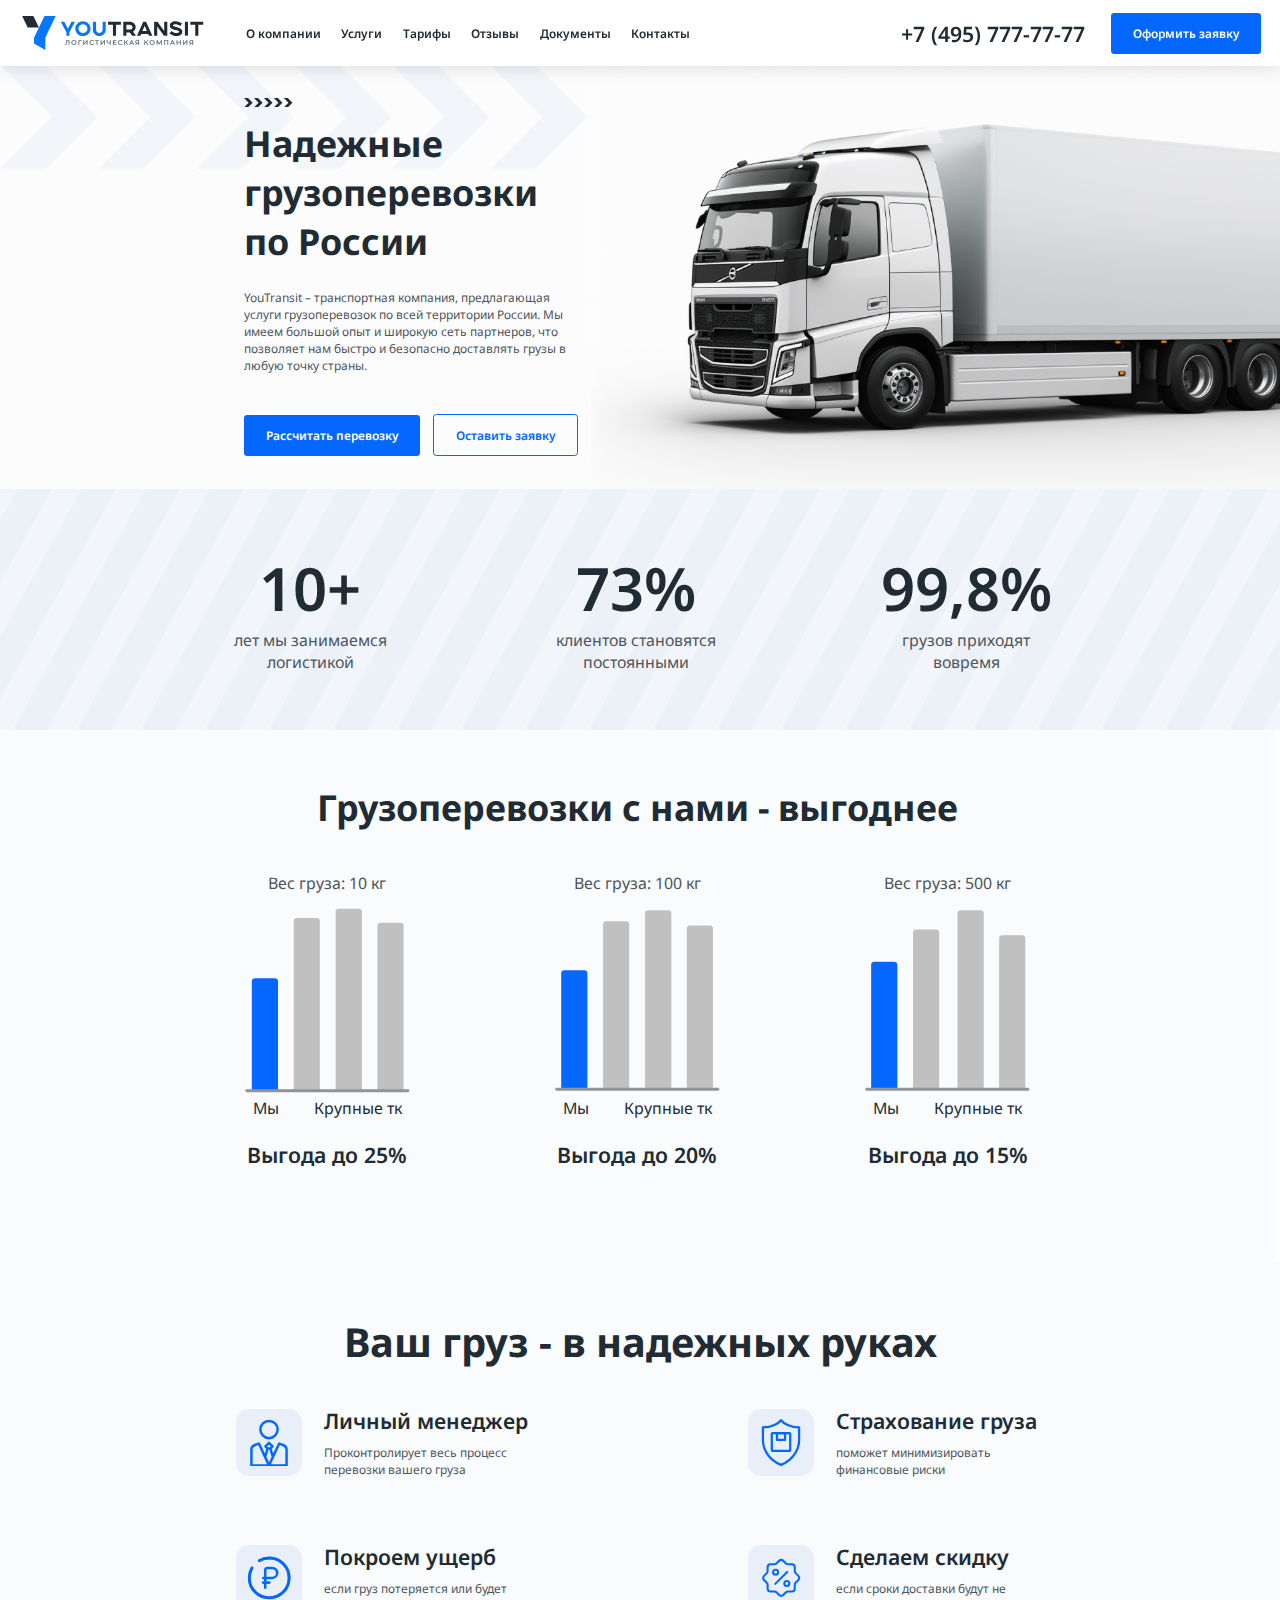
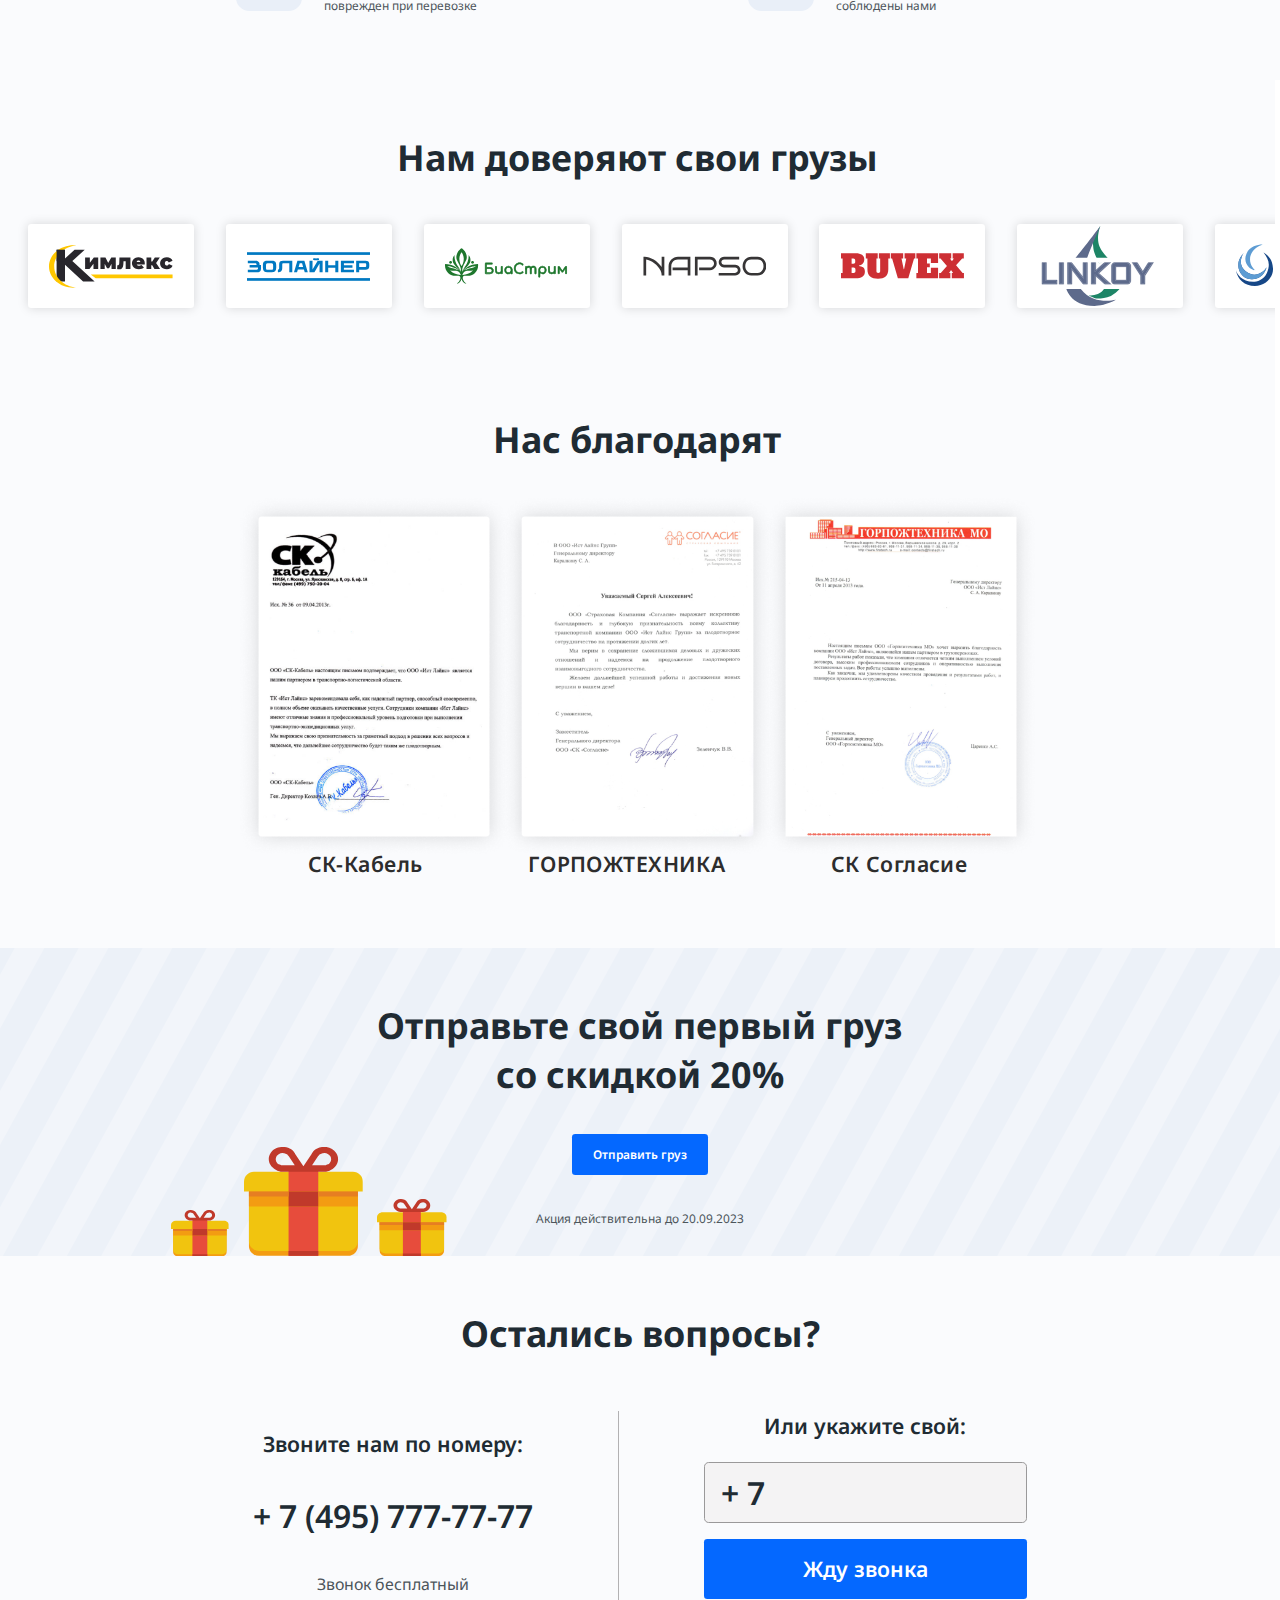
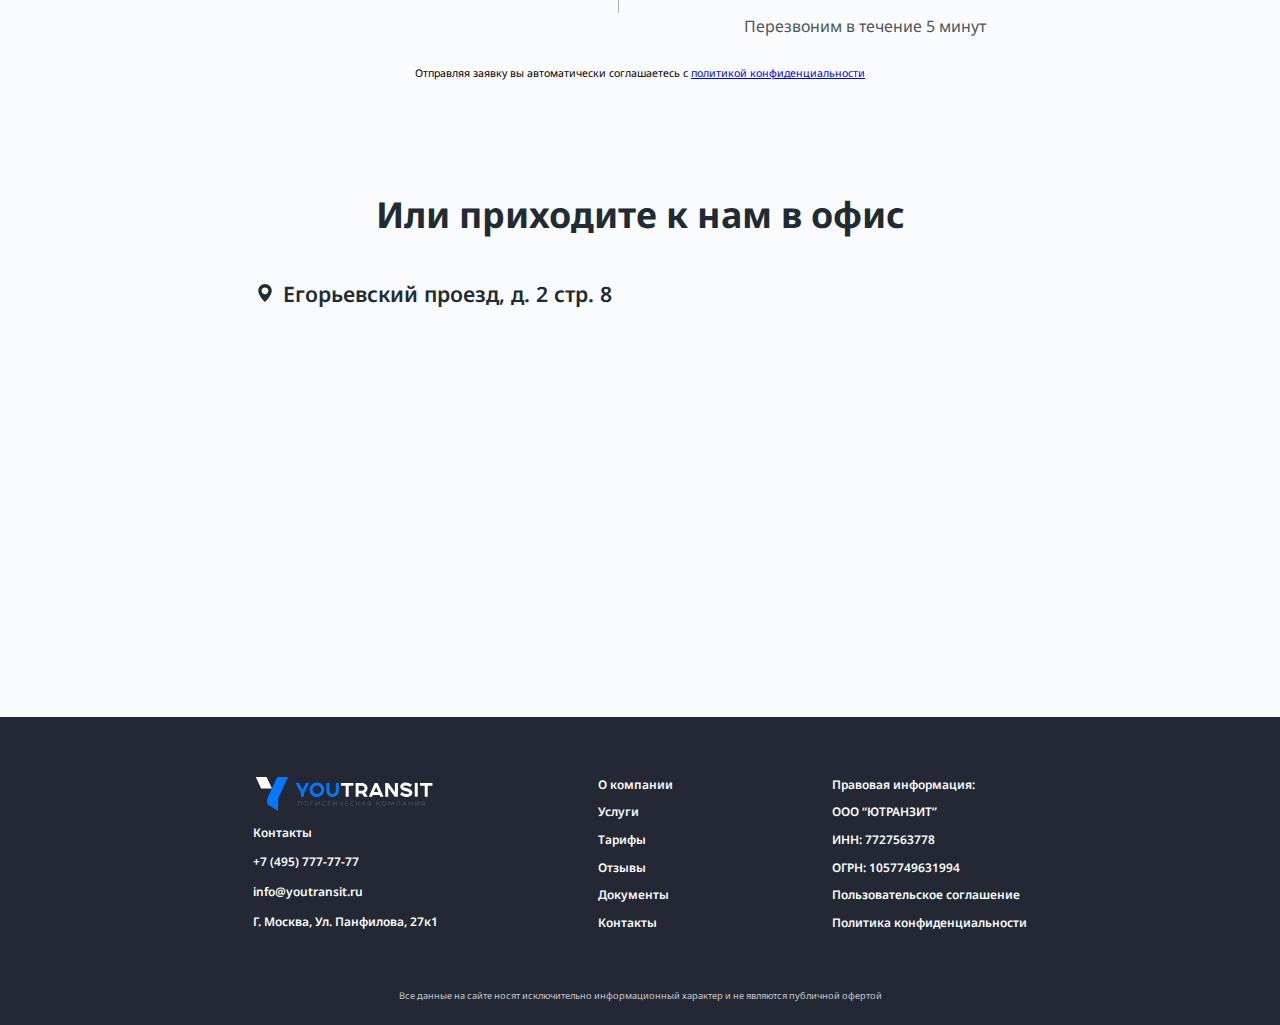
<file: index.html>
<!DOCTYPE html>
<html lang="en">
<head>
    <meta charset="UTF-8">
    <title>You Transit</title>
    <meta name="viewport" content="width=device-width, initial-scale=1"/>
    <script src="https://api-maps.yandex.ru/v3/?apikey=6abfb373-f5e1-4530-9eb8-a45239ecb4ba&lang=ru_RU"></script>

    <script>
        window.map = null
        const LOCATION = {center: [37.733230, 55.672219], zoom: 13}


        const POINTS = [
            {
                coordinates: [37.733230, 55.672219],
                color: '#0468FF',
            },
        ]

        main()

        async function main() {
            await ymaps3.ready
            const {YMap, YMapDefaultSchemeLayer, YMapMarker, YMapControls, YMapDefaultFeaturesLayer} = ymaps3

            const {YMapZoomControl} = await ymaps3.import('@yandex/ymaps3-controls@0.0.1')
            const {YMapDefaultMarker} = await ymaps3.import('@yandex/ymaps3-markers@0.0.1')

            map = new YMap(document.getElementById('map'), {location: LOCATION})

            map.addChild((scheme = new YMapDefaultSchemeLayer()))
            map.addChild(new YMapControls({position: 'right'}).addChild(new YMapZoomControl({})))
            map.addChild(new YMapDefaultFeaturesLayer({id: 'features'}))

            POINTS.forEach((point) => {
                if (point.element) {
                    map.addChild(new YMapMarker(point, point.element(point)))
                } else {
                    map.addChild(new YMapDefaultMarker(point))
                }
            })


        }
    </script>
    <link rel="stylesheet" href="./styles.css">

</head>
<body>
<header>
    <div class="mobileHeader">
        <div class="mobileHeaderLogo">
            <svg xmlns="http://www.w3.org/2000/svg" width="51" height="54" viewBox="0 0 51 54" fill="none"
                 class="mobileHeaderLogoIcon">
                <path d="M25.4399 18.5042L17.0143 0.543945H0L8.42565 18.5042H25.4399Z" fill="#202B33"/>
                <path d="M50.8794 0.543945H33.8651L18.0312 34.2958V43.0293L35.1492 53.3453V34.2958H35.0455L50.8794 0.543945Z"
                      fill="#0477FF"/>
            </svg>
            <div class="mobileHeaderLogoLabels">
                <svg xmlns="http://www.w3.org/2000/svg" width="223" height="24" viewBox="0 0 223 24" fill="none"
                     class="mobileHeaderLogoName">
                    <path d="M11.2135 11.9391L5.66224 0.895264H0.140625L8.79347 17.5709V23.0953H13.6335V17.5709L22.316 0.895264H16.8289L11.2135 11.9391Z"
                          fill="#0477FF"/>
                    <path d="M34.7928 0.171875C28.1995 0.171875 22.8359 5.46178 22.8359 11.9679C22.8359 18.5034 28.1995 23.8226 34.7928 23.8226C41.3862 23.8226 46.7498 18.5034 46.7498 11.9679C46.7498 5.46178 41.3862 0.171875 34.7928 0.171875ZM34.7928 19.0309C30.8862 19.0309 27.7106 15.8609 27.7106 11.9679C27.7106 8.12383 30.8862 4.99287 34.7928 4.99287C38.6995 4.99287 41.8751 8.11894 41.8751 11.9679C41.8751 15.8609 38.6995 19.0309 34.7928 19.0309Z"
                          fill="#0477FF"/>
                    <path d="M65.6019 13.7715C65.6019 16.668 63.2707 19.0272 60.4062 19.0272C57.5417 19.0272 55.2106 16.668 55.2106 13.7715V0.891113H50.3359V13.7715C50.3359 19.3105 54.85 23.8189 60.4013 23.8189C65.9525 23.8189 70.4666 19.3105 70.4666 13.7715V0.891113H65.592V13.7715H65.6019Z"
                          fill="#0477FF"/>
                    <path d="M74.0391 5.68206H81.714V23.0953H86.5886V5.68206H94.2636V0.895264H74.0391V5.68206Z"
                          fill="#202B33"/>
                    <path d="M117.297 9.52615C117.297 4.76866 113.148 0.895264 108.051 0.895264H97.9219V23.0953H102.767V18.1522H108.308L111.78 23.0953H117.732L113.222 16.6868C115.781 15.0603 117.297 12.408 117.297 9.52615ZM102.767 5.62345H107.963C110.412 5.62345 112.427 7.37698 112.457 9.52615C112.457 11.6949 110.467 13.4582 108.027 13.4582H102.772V5.62345H102.767Z"
                          fill="#202B33"/>
                    <path d="M129.094 0.895264L119.32 23.0953H124.63L125.785 20.3844H136.828L138.048 23.0953H143.358L133.519 0.895264H129.094ZM134.863 15.7148H127.785L131.322 7.42094L134.863 15.7148Z"
                          fill="#202B33"/>
                    <path d="M161.891 15.5194L151.317 0.895264H146.141V23.0953H150.986V8.50041L161.555 23.0953H166.731V0.895264H161.891V15.5194Z"
                          fill="#202B33"/>
                    <path d="M180.305 9.1889C177.871 8.53926 175.574 7.9287 175.574 6.93226C175.574 5.96025 176.972 4.95892 179.308 4.95892C180.824 4.95892 183.338 5.39854 186.691 7.4891L187.007 7.68448L189.709 3.62547L189.388 3.42031C185.995 1.26136 182.696 0.167236 179.584 0.167236C174.507 0.167236 170.675 3.14189 170.675 7.07879C170.675 11.6946 175.865 13.077 180.034 14.1857C182.819 14.9282 185.452 15.6267 185.452 17.048C185.452 17.8638 184.005 18.9921 181.293 18.9921C178.987 18.9921 176.354 17.981 173.47 15.9881L173.159 15.7732L170.25 19.8224L170.571 20.0373C174.26 22.5382 177.821 23.8082 181.145 23.8082C186.4 23.8082 190.361 20.8726 190.361 16.9845C190.346 11.8656 184.543 10.3172 180.305 9.1889Z"
                          fill="#202B33"/>
                    <path d="M199.087 0.895264H194.242V23.0953H199.087V0.895264Z" fill="#202B33"/>
                    <path d="M202.766 0.895264V5.68206H210.441V23.0953H215.315V5.68206H222.99V0.895264H202.766Z"
                          fill="#202B33"/>
                </svg>
                <svg xmlns="http://www.w3.org/2000/svg" width="225" height="10" viewBox="0 0 225 10" fill="none"
                     class="mobileHeaderLogoLabel">
                    <path d="M8.69444 0.856445V0.731445H8.56944H3.2108H3.08996L3.08587 0.852217L2.97231 4.20725C2.93293 5.10749 2.85924 5.82853 2.75709 6.3673L2.75706 6.3675C2.65494 6.91096 2.50198 7.29302 2.31317 7.52866C2.12918 7.75829 1.89326 7.87257 1.60075 7.87257C1.48742 7.87257 1.37329 7.85915 1.25321 7.83175L1.11424 7.80003L1.10094 7.94195L1.0318 8.67951L1.02175 8.78669L1.12625 8.81252C1.35343 8.86869 1.57587 8.89433 1.78842 8.89433C2.29532 8.89433 2.71068 8.71511 3.02274 8.36391C3.32968 8.01848 3.5483 7.50103 3.68873 6.83141C3.82908 6.16217 3.91838 5.27995 3.95801 4.19713L3.95802 4.1968L4.04282 1.69947H7.61966V8.69118V8.81618H7.74466H8.56944H8.69444V8.69118V0.856445Z"
                          fill="#4C555B" stroke="#4C555B" stroke-width="0.25"/>
                    <path d="M20.4751 2.66318L20.4749 2.6628C20.1029 2.03791 19.5925 1.54325 18.9403 1.19051C18.2883 0.837857 17.5613 0.662598 16.7572 0.662598C15.9525 0.662598 15.2205 0.842972 14.5638 1.20044C13.9074 1.55774 13.3969 2.0472 13.0247 2.67257C12.6517 3.29914 12.4688 4.0005 12.4688 4.77335C12.4688 5.54678 12.6569 6.24772 13.0243 6.87346C13.392 7.49974 13.9079 7.98917 14.5638 8.34624C15.2215 8.70421 15.9537 8.87432 16.7572 8.87432C17.5613 8.87432 18.2883 8.69906 18.9403 8.3464L18.9407 8.3462C19.5873 7.9937 20.1027 7.49931 20.4749 6.87411C20.8476 6.2479 21.0357 5.54175 21.0357 4.76846C21.0357 3.99492 20.8475 3.29387 20.4751 2.66318ZM19.5331 3.17491L19.5334 3.17537C19.8079 3.64815 19.9461 4.18303 19.9461 4.77335C19.9461 5.36327 19.8081 5.89345 19.5332 6.37154C19.2582 6.84501 18.8748 7.21966 18.3907 7.48718C17.9069 7.75458 17.36 7.89164 16.7522 7.89164C16.1446 7.89164 15.5975 7.75463 15.1084 7.48693C14.6192 7.21921 14.2359 6.84928 13.9561 6.37096L13.9558 6.3705C13.6768 5.89815 13.5386 5.36364 13.5386 4.77335C13.5386 4.18345 13.6767 3.65362 13.956 3.17595C14.2361 2.70187 14.6197 2.32721 15.1084 2.05976C15.5975 1.79206 16.1446 1.65504 16.7522 1.65504C17.36 1.65504 17.9069 1.79211 18.3907 2.05951L18.3912 2.05976C18.8799 2.32725 19.2582 2.69682 19.5331 3.17491Z"
                          fill="#4C555B" stroke="#4C555B" stroke-width="0.25"/>
                    <path d="M25.8873 8.691L25.8776 1.69947H29.8452H29.9702H29.9751V1.57447H30.0952V0.856445V0.731445H29.9702H24.9375H24.8125V0.856445V8.69118V8.81618H24.9375H25.7623H25.8875L25.8873 8.691Z"
                          fill="#4C555B" stroke="#4C555B" stroke-width="0.25"/>
                    <path d="M33.4531 0.731445H33.3281V0.856445V8.68629V8.81129H33.4531H34.2137H34.2746L34.3122 8.76331L39.156 2.57209V8.69118V8.81618H39.281H40.1057H40.2307V8.69118V0.856445V0.731445H40.1057H39.3451H39.2841L39.2466 0.77953L34.4029 6.98466V0.856445V0.731445H34.2779H33.4531Z"
                          fill="#4C555B" stroke="#4C555B" stroke-width="0.25"/>
                    <path d="M51.2656 2.02434L51.3524 1.93844L51.2685 1.84963C50.9049 1.46468 50.4695 1.1711 49.954 0.969163C49.4393 0.767565 48.8804 0.66748 48.2786 0.66748C47.4746 0.66748 46.7426 0.842693 46.0905 1.19541C45.4383 1.54815 44.9279 2.0428 44.5559 2.66769C44.1829 3.29438 44 4.00067 44 4.77335C44 5.54623 44.183 6.24735 44.5556 6.87849C44.9228 7.50387 45.4334 7.99859 46.0855 8.35128C46.7375 8.70392 47.4641 8.87898 48.2671 8.88897V8.88898H48.2687C48.8713 8.88898 49.43 8.78373 49.9486 8.58257C50.4695 8.38057 50.9102 8.08187 51.2691 7.69643L51.3518 7.60767L51.2656 7.52237L50.7322 6.99483L50.6429 6.90651L50.555 6.99624C49.9682 7.59532 49.221 7.89654 48.3033 7.89654C47.6957 7.89654 47.1487 7.75958 46.6548 7.48714C46.1602 7.21436 45.7767 6.84412 45.497 6.37051C45.2179 5.898 45.0797 5.36833 45.0797 4.77823C45.0797 4.18813 45.2179 3.65847 45.497 3.18596C45.7767 2.71236 46.1602 2.34211 46.6548 2.06934C47.1487 1.7969 47.6957 1.65993 48.3033 1.65993C49.2164 1.65993 49.9639 1.95652 50.5557 2.55116L50.6436 2.63948L50.7322 2.55186L51.2656 2.02434Z"
                          fill="#4C555B" stroke="#4C555B" stroke-width="0.25"/>
                    <path d="M60.0208 1.57447H60.1409V0.856445V0.731445H60.0159H53.625H53.5V0.856445V1.57447V1.69947H53.625H56.2855V8.69118V8.81618H56.4105H57.2353H57.3603V8.69118V1.69947H59.8909H60.0159H60.0208V1.57447Z"
                          fill="#4C555B" stroke="#4C555B" stroke-width="0.25"/>
                    <path d="M63.5312 0.731445H63.4062V0.856445V8.68629V8.81129H63.5312H64.2918H64.3527L64.3903 8.76331L69.2341 2.57209V8.69118V8.81618H69.3591H70.1839H70.3089V8.69118V0.856445V0.731445H70.1839H69.4233H69.3623L69.3247 0.77953L64.481 6.98466V0.856445V0.731445H64.356H63.5312Z"
                          fill="#4C555B" stroke="#4C555B" stroke-width="0.25"/>
                    <path d="M80.2575 8.81618H80.3825V8.69118V0.986335V0.861335V0.856445H80.2575V0.736335H79.4426H79.3176V0.861335V4.62964C78.5372 4.97696 77.7695 5.14703 77.0226 5.14703C76.3452 5.14703 75.8401 4.9856 75.4849 4.67485C75.1317 4.36585 74.9498 3.93401 74.9498 3.3573V0.861335V0.736335H74.8248H74H73.875V0.861335V3.44524C73.875 4.28026 74.1426 4.94278 74.6935 5.42022L74.6941 5.42066C75.2421 5.89038 75.9955 6.11994 76.9435 6.11994C77.7128 6.11994 78.5057 5.95869 79.3176 5.63467V8.69118V8.81618H79.4426H80.2575Z"
                          fill="#4C555B" stroke="#4C555B" stroke-width="0.25"/>
                    <path d="M90.6944 7.97316V7.84816H90.5694H85.9333V5.187H89.9026H90.0276V5.062V4.35863V4.23363H89.9026H85.9333V1.69947H90.4015H90.5265V1.57447V0.856445V0.731445H90.4015H84.9688H84.8438V0.856445V8.69118V8.81618H84.9688H90.5694H90.6944V8.69118V7.97316Z"
                          fill="#4C555B" stroke="#4C555B" stroke-width="0.25"/>
                    <path d="M100.883 2.0241L100.97 1.93819L100.886 1.84939C100.522 1.46444 100.087 1.17085 99.5711 0.968918C99.0565 0.767321 98.4976 0.667236 97.8957 0.667236C97.0917 0.667236 96.3598 0.842449 95.7076 1.19517C95.0555 1.54791 94.5451 2.04255 94.1731 2.66744C93.8001 3.29414 93.6172 4.00043 93.6172 4.77311C93.6172 5.54599 93.8001 6.24711 94.1728 6.87825C94.54 7.50363 95.0506 7.99835 95.7027 8.35104C96.3547 8.70367 97.0812 8.87873 97.8843 8.88872V8.88873H97.8859C98.4885 8.88873 99.0471 8.78349 99.5658 8.58233C100.087 8.38033 100.527 8.08163 100.886 7.69619L100.969 7.60742L100.883 7.52212L100.349 6.99459L100.26 6.90627L100.172 6.996C99.5853 7.59508 98.8382 7.8963 97.9204 7.8963C97.3129 7.8963 96.7659 7.75933 96.272 7.48689C95.7774 7.21411 95.3939 6.84387 95.1142 6.37026C94.8351 5.89776 94.6969 5.36808 94.6969 4.77798C94.6969 4.18789 94.8351 3.65823 95.1142 3.18572C95.3939 2.71211 95.7774 2.34187 96.272 2.06909C96.7659 1.79665 97.3129 1.65969 97.9204 1.65969C98.8336 1.65969 99.5811 1.95628 100.173 2.55092L100.261 2.63924L100.349 2.55162L100.883 2.0241Z"
                          fill="#4C555B" stroke="#4C555B" stroke-width="0.25"/>
                    <path d="M105.37 8.81103H105.495V8.68603V5.22093H107.121L109.874 8.76274L109.911 8.81103H109.973H110.936H111.19L111.035 8.60964L107.982 4.6564L110.867 0.927803L111.022 0.726318H110.768H109.864H109.802L109.765 0.775455L107.12 4.23825H105.495V0.851318V0.726318H105.37H104.555H104.43V0.851318V8.68603V8.81103H104.555H105.37Z"
                          fill="#4C555B" stroke="#4C555B" stroke-width="0.25"/>
                    <path d="M113.885 8.81103H113.965L113.999 8.73767L114.914 6.72047H119.163L120.083 8.73789L120.116 8.81103H120.197H121.081H121.276L121.194 8.6336L117.574 0.798887L117.541 0.726318H117.461H116.636H116.556L116.522 0.798887L112.902 8.6336L112.82 8.81103H113.016H113.885ZM115.328 5.8013L117.036 2.02417L118.744 5.8013H115.328Z"
                          fill="#4C555B" stroke="#4C555B" stroke-width="0.25"/>
                    <path d="M129.875 8.81617H130V8.69117V0.856437V0.851562V0.726562H129.875H126.798C125.819 0.726562 125.026 0.976537 124.435 1.48452C123.839 1.99634 123.547 2.71783 123.547 3.62595C123.547 4.28116 123.705 4.84512 124.034 5.30504C124.329 5.72774 124.743 6.02835 125.269 6.21316L123.57 8.61406L123.43 8.81128H123.672H124.566H124.631L124.668 8.75765L126.291 6.42406C126.458 6.43842 126.59 6.4423 126.685 6.4423H128.925V8.69117V8.81617H129.05H129.875ZM126.754 5.48894C126.041 5.48894 125.518 5.31749 125.169 4.99894C124.821 4.6817 124.641 4.2258 124.641 3.60641C124.641 2.9684 124.83 2.50446 125.2 2.18745C125.575 1.87062 126.111 1.69946 126.833 1.69946H128.925V5.48894H126.754Z"
                          fill="#4C555B" stroke="#4C555B" stroke-width="0.25"/>
                    <path d="M140.401 8.81103H140.526V8.68603V5.22093H142.152L144.905 8.76274L144.943 8.81103H145.004H145.967H146.221L146.066 8.60964L143.013 4.6564L145.898 0.927803L146.054 0.726318H145.799H144.895H144.833L144.796 0.775455L142.152 4.23825H140.526V0.851318V0.726318H140.401H139.586H139.461V0.851318V8.68603V8.81103H139.586H140.401Z"
                          fill="#4C555B" stroke="#4C555B" stroke-width="0.25"/>
                    <path d="M156.475 2.66318L156.475 2.6628C156.103 2.03792 155.593 1.54325 154.94 1.19051C154.288 0.837856 153.561 0.662598 152.757 0.662598C151.953 0.662598 151.221 0.842972 150.564 1.20044C149.907 1.55774 149.397 2.0472 149.025 2.67257C148.652 3.29913 148.469 4.0005 148.469 4.77335C148.469 5.54606 148.652 6.2473 149.024 6.87378C149.392 7.49991 149.908 7.98924 150.564 8.34624C151.222 8.70421 151.954 8.87432 152.757 8.87432C153.561 8.87432 154.288 8.69906 154.94 8.3464L154.941 8.3462C155.587 7.9937 156.103 7.49931 156.475 6.87411C156.848 6.2479 157.036 5.54175 157.036 4.76846C157.036 3.99492 156.848 3.29387 156.475 2.66318ZM155.533 3.17491L155.533 3.17537C155.808 3.64815 155.946 4.18303 155.946 4.77335C155.946 5.36327 155.808 5.89345 155.533 6.37154C155.258 6.84502 154.875 7.21966 154.391 7.48718C153.907 7.75458 153.36 7.89164 152.752 7.89164C152.145 7.89164 151.597 7.75463 151.108 7.48693C150.619 7.21921 150.236 6.84928 149.956 6.37096L149.956 6.3705C149.677 5.89815 149.539 5.36364 149.539 4.77335C149.539 4.18345 149.677 3.65362 149.956 3.17595C150.236 2.70187 150.62 2.32721 151.108 2.05976C151.597 1.79206 152.145 1.65504 152.752 1.65504C153.36 1.65504 153.907 1.79211 154.391 2.05951L154.391 2.05976C154.88 2.32725 155.258 2.69681 155.533 3.17491Z"
                          fill="#4C555B" stroke="#4C555B" stroke-width="0.25"/>
                    <path d="M169.306 0.856445V0.731445H169.181H168.49H168.418L168.382 0.793185L165.082 6.41792L161.752 0.792777L161.716 0.731445H161.645H160.953H160.828V0.856445V8.69118V8.81618H160.953H161.758H161.883V8.69118V2.91361L164.762 7.75859L164.798 7.81974H164.87H165.265H165.336L165.372 7.75829L168.251 2.88198V8.69118V8.81618H168.376H169.181H169.306V8.69118V0.856445Z"
                          fill="#4C555B" stroke="#4C555B" stroke-width="0.25"/>
                    <path d="M180.67 0.856445V0.731445H180.545H173.883H173.758V0.856445V8.69118V8.81618H173.883H174.708H174.833V8.69118V1.69947H179.596V8.69118V8.81618H179.721H180.545H180.67V8.69118V0.856445Z"
                          fill="#4C555B" stroke="#4C555B" stroke-width="0.25"/>
                    <path d="M184.963 8.81128H185.044L185.077 8.73791L185.992 6.72072H190.241L191.161 8.73814L191.194 8.81128H191.275H192.159H192.354L192.272 8.63385L188.652 0.799131L188.619 0.726562H188.539H187.714H187.634L187.6 0.799131L183.98 8.63385L183.898 8.81128H184.094H184.963ZM186.406 5.80154L188.114 2.02442L189.822 5.80154H186.406Z"
                          fill="#4C555B" stroke="#4C555B" stroke-width="0.25"/>
                    <path d="M202.446 0.856445V0.731445H202.321H201.496H201.371V0.856445V4.22386H196.668V0.856445V0.731445H196.543H195.703H195.578V0.856445V8.69118V8.81618H195.703H196.543H196.668V8.69118V5.20166H201.371V8.69118V8.81618H201.496H202.321H202.446V8.69118V0.856445Z"
                          fill="#4C555B" stroke="#4C555B" stroke-width="0.25"/>
                    <path d="M207.031 0.731445H206.906V0.856445V8.68629V8.81129H207.031H207.792H207.853L207.89 8.76331L212.734 2.57209V8.69118V8.81618H212.859H213.684H213.809V8.69118V0.856445V0.731445H213.684H212.923H212.862L212.825 0.77953L207.981 6.98466V0.856445V0.731445H207.856H207.031Z"
                          fill="#4C555B" stroke="#4C555B" stroke-width="0.25"/>
                    <path d="M224 8.81617H224.125V8.69117V0.856437V0.851562V0.726562H224H220.923C219.944 0.726562 219.151 0.976537 218.56 1.48452C217.964 1.99634 217.672 2.71783 217.672 3.62595C217.672 4.28116 217.83 4.84512 218.159 5.30504C218.454 5.72774 218.868 6.02835 219.394 6.21316L217.695 8.61406L217.555 8.81128H217.797H218.691H218.756L218.793 8.75765L220.416 6.42406C220.583 6.43842 220.715 6.4423 220.81 6.4423H223.05V8.69117V8.81617H223.175H224ZM218.766 3.60737H218.766V3.60641C218.766 2.96839 218.955 2.50445 219.325 2.18744C219.7 1.87062 220.236 1.69946 220.958 1.69946H223.05V5.48894H220.879C220.166 5.48894 219.643 5.31749 219.294 4.99894C218.945 4.68128 218.762 4.22522 218.766 3.60737Z"
                          fill="#4C555B" stroke="#4C555B" stroke-width="0.25"/>
                </svg>
            </div>
        </div>
        <button class="mobileHeaderButton">Оформить заявку</button>
        <div class="mobileHeaderBurgerIcon">
<!--            <svg xmlns="http://www.w3.org/2000/svg" width="27" height="22" viewBox="0 0 27 22" fill="none"-->
<!--                 class="mobileHeaderBurgerSvg" id="mobileHeaderBurgerSvg">-->
<!--                <rect width="27" height="2" rx="1" fill="#4C555B" id="firstLine"/>-->
<!--                <rect y="10" width="27" height="2" rx="1" fill="#4C555B"/>-->
<!--                <rect y="20" width="27" height="2" rx="1" fill="#4C555B" id="thirdLine"/>-->
<!--            </svg>-->
            <svg xmlns="http://www.w3.org/2000/svg" width="36" height="36" viewBox="0 0 36 36" fill="none"
                 class="mobileHeaderBurgerSvg" id="mobileHeaderBurgerSvg">
                <path d="M10 12H26" stroke="#4C555B" id="firstLine"/>
                <path d="M10 18H26" stroke="#4C555B" id="secondLine"/>
                <path d="M10 24H26" stroke="#4C555B" id="thirdLine"/>
            </svg>
        </div>
        <div class="navMenu" id="navMenu">
            <div class="navMenuItem">
                <a href="Pages/About/about.html" class="navMenuLabel">О компании</a>
            </div>
            <div class="navMenuItem">
                <a href="Pages/Services/services.html" class="navMenuLabel">Услуги</a>
            </div>
            <div class="navMenuItem">
                <a href="#" class="navMenuLabel">Тарифы</a>

            </div>
            <div class="navMenuItem">
                <a href="Pages/Reviews/reviews.html" class="navMenuLabel">Отзывы</a>

            </div>
            <div class="navMenuItem">
                <a href="Pages/Docs/docs.html" class="navMenuLabel">Документы</a>

            </div>
            <div class="navMenuItem">
                <a href="Pages/Contacts/contacts.html" class="navMenuLabel">Контакты</a>

            </div>
        </div>
    </div>

    <!--    <div class="secondary">-->
    <!--        <div class="secondaryBlock">-->
    <!--            <div class="secondaryItem">-->
    <!--                <svg xmlns="http://www.w3.org/2000/svg" width="8.5%" height="10%" viewBox="0 0 21 26" fill="none">-->
    <!--                    <g clip-path="url(#clip0_2_500)">-->
    <!--                        <path d="M10.5 23.7162L10.0015 24.2766L10.5 24.72L10.9985 24.2766L10.5 23.7162ZM10.5 23.7162C10.9985 24.2766 10.9986 24.2765 10.9988 24.2763L10.9993 24.2759L11.0008 24.2745L11.0063 24.2696L11.0262 24.2517C11.0435 24.2362 11.0685 24.2135 11.1008 24.184C11.1655 24.125 11.2594 24.0387 11.3783 23.9272C11.616 23.7043 11.954 23.3808 12.359 22.975C13.1681 22.1643 14.2487 21.0209 15.3314 19.6925C16.4121 18.3665 17.5075 16.8409 18.3357 15.2657C19.1591 13.6997 19.75 12.0259 19.75 10.4188C19.75 8.08805 18.7631 5.86311 17.0237 4.23041C15.2859 2.59922 12.9385 1.69043 10.5 1.69043C8.06153 1.69043 5.71413 2.59922 3.97631 4.23041C2.23687 5.86311 1.25 8.08805 1.25 10.4188C1.25 12.0259 1.84089 13.6997 2.6643 15.2657C3.49254 16.8409 4.5879 18.3665 5.66863 19.6925C6.75133 21.0209 7.83195 22.1643 8.64102 22.975C9.046 23.3808 9.38404 23.7043 9.62175 23.9272C9.74062 24.0387 9.83448 24.125 9.89915 24.184C9.93149 24.2135 9.95653 24.2362 9.97377 24.2517L9.9937 24.2696L9.99915 24.2745L10.0007 24.2759L10.0012 24.2763C10.0014 24.2765 10.0015 24.2766 10.5 23.7162ZM10.5 13.658C9.55696 13.658 8.66135 13.306 8.00808 12.6928C7.35643 12.0811 7 11.2621 7 10.4188C7 9.57563 7.35643 8.75656 8.00808 8.14489C8.66135 7.53171 9.55696 7.17964 10.5 7.17964C11.443 7.17964 12.3387 7.53171 12.9919 8.14489C13.6436 8.75656 14 9.57563 14 10.4188C14 11.2621 13.6436 12.0811 12.9919 12.6928C12.3387 13.306 11.443 13.658 10.5 13.658Z"-->
    <!--                              stroke="white" stroke-width="1.5"/>-->
    <!--                    </g>-->
    <!--                    <defs>-->
    <!--                        <clipPath id="clip0_2_500">-->
    <!--                            <rect width="21" height="26" fill="white"/>-->
    <!--                        </clipPath>-->
    <!--                    </defs>-->
    <!--                </svg>-->
    <!--                <p class="secondaryText">Ваш город: Москва</p>-->
    <!--            </div>-->
    <!--            <div class="secondaryItem">-->
    <!--                <svg xmlns="http://www.w3.org/2000/svg" width="10%" height="10%" viewBox="0 0 26 26" fill="none">-->
    <!--                    <g clip-path="url(#clip0_2_486)">-->
    <!--                        <path d="M22.4602 1.18164H3.55114C2.24574 1.18164 1.1875 2.23988 1.1875 3.54528V22.4544C1.1875 23.7598 2.24574 24.818 3.55114 24.818H22.4602C23.7656 24.818 24.8239 23.7598 24.8239 22.4544V3.54528C24.8239 2.23988 23.7656 1.18164 22.4602 1.18164Z"-->
    <!--                              stroke="white" stroke-width="1.5" stroke-linecap="round" stroke-linejoin="round"/>-->
    <!--                        <path d="M1.1875 12.9998H24.8239" stroke="white" stroke-width="1.5" stroke-linecap="round"-->
    <!--                              stroke-linejoin="round"/>-->
    <!--                        <path d="M13 1.18164V24.818" stroke="white" stroke-width="1.5" stroke-linecap="round"-->
    <!--                              stroke-linejoin="round"/>-->
    <!--                        <path d="M4.73438 18.9092H9.46165" stroke="white" stroke-width="1.5" stroke-linecap="round"-->
    <!--                              stroke-linejoin="round"/>-->
    <!--                        <path d="M16.9141 17.0303H21.6413" stroke="white" stroke-width="1.5" stroke-linecap="round"-->
    <!--                              stroke-linejoin="round"/>-->
    <!--                        <path d="M16.9141 20.5752H21.6413" stroke="white" stroke-width="1.5" stroke-linecap="round"-->
    <!--                              stroke-linejoin="round"/>-->
    <!--                        <path d="M7.09375 4.72754V9.45481" stroke="white" stroke-width="1.5" stroke-linecap="round"-->
    <!--                              stroke-linejoin="round"/>-->
    <!--                        <path d="M4.73438 7.09082H9.46165" stroke="white" stroke-width="1.5" stroke-linecap="round"-->
    <!--                              stroke-linejoin="round"/>-->
    <!--                        <path d="M20.5827 5.4248L17.25 8.75753" stroke="white" stroke-width="1.5" stroke-linecap="round"-->
    <!--                              stroke-linejoin="round"/>-->
    <!--                        <path d="M17.25 5.4248L20.5827 8.75753" stroke="white" stroke-width="1.5" stroke-linecap="round"-->
    <!--                              stroke-linejoin="round"/>-->
    <!--                    </g>-->
    <!--                    <defs>-->
    <!--                        <clipPath id="clip0_2_486">-->
    <!--                            <rect width="26" height="26" fill="white"/>-->
    <!--                        </clipPath>-->
    <!--                    </defs>-->
    <!--                </svg>-->
    <!--                <p class="secondaryText">Рассчитать перевозку</p>-->
    <!--            </div>-->
    <!--        </div>-->
    <!--        <div class="secondaryBlock">-->
    <!--            <div class="secondaryItem">-->
    <!--                <svg xmlns="http://www.w3.org/2000/svg" width="9%" height="9%" viewBox="0 0 24 24" fill="none">-->
    <!--                    <g clip-path="url(#clip0_2_478)">-->
    <!--                        <path d="M22.8617 0.953519L0.799993 8.30743L10.9823 12.8329L15.5078 23.0152L22.8617 0.953519Z"-->
    <!--                              stroke="white" stroke-width="1.5" stroke-miterlimit="10" stroke-linecap="round"-->
    <!--                              stroke-linejoin="round"/>-->
    <!--                    </g>-->
    <!--                    <defs>-->
    <!--                        <clipPath id="clip0_2_478">-->
    <!--                            <rect width="24" height="24" fill="white"/>-->
    <!--                        </clipPath>-->
    <!--                    </defs>-->
    <!--                </svg>-->
    <!--                <p class="secondaryText">Ул. Панфилова, 27к1</p>-->
    <!--            </div>-->
    <!--            <div class="secondaryItem">-->
    <!--                <svg xmlns="http://www.w3.org/2000/svg" width="10%" height="8%" viewBox="0 0 25 19" fill="none">-->
    <!--                    <g clip-path="url(#clip0_2_482)">-->
    <!--                        <path d="M1.3592 1.04408C1.5908 0.815926 1.91074 0.674805 2.26414 0.674805H22.7403C23.0937 0.674805 23.4136 0.815926 23.6452 1.04408M1.3592 1.04408C1.12762 1.27225 0.984375 1.58745 0.984375 1.93561V17.0652C0.984375 17.7616 1.55735 18.326 2.26414 18.326H22.7403C23.4471 18.326 24.0201 17.7616 24.0201 17.0652V1.93561C24.0201 1.58745 23.8769 1.27225 23.6452 1.04408M1.3592 1.04408L10.6924 10.2389C11.6919 11.2237 13.3126 11.2237 14.3121 10.2389L23.6452 1.04408"-->
    <!--                              stroke="white" stroke-width="1.5" stroke-linecap="round" stroke-linejoin="round"/>-->
    <!--                    </g>-->
    <!--                    <defs>-->
    <!--                        <clipPath id="clip0_2_482">-->
    <!--                            <rect width="25" height="19" fill="white"/>-->
    <!--                        </clipPath>-->
    <!--                    </defs>-->
    <!--                </svg>-->
    <!--                <p class="secondaryText">info@youtransit.ru</p>-->
    <!--            </div>-->
    <!--        </div>-->
    <!--    </div>-->
    <div class="primary">
        <div class="primaryFirstBlock">
            <div class="logo">
                <svg xmlns="http://www.w3.org/2000/svg" width="100%" height="102%" viewBox="0 0 51 52" fill="none"
                     class="logoImg">
                    <path d="M25.4399 17.5623L17.0143 0H0L8.42565 17.5623H25.4399Z" fill="#202B33"/>
                    <path d="M50.8794 0H33.8651L18.0312 33.0039V41.5438L35.1492 51.6312V33.0039H35.0455L50.8794 0Z"
                          fill="#0477FF"/>
                </svg>
                <div class="logoContainer">
                    <svg xmlns="http://www.w3.org/2000/svg" width="80%" height="50%" viewBox="0 0 223 24" fill="none"
                         class="logoText">
                        <path d="M11.2135 11.9876L5.66224 1.18848H0.140625L8.79347 17.4946V22.8965H13.6335V17.4946L22.316 1.18848H16.8289L11.2135 11.9876Z"
                              fill="#0477FF"/>
                        <path d="M34.7928 0.481201C28.1995 0.481201 22.8359 5.65387 22.8359 12.0158C22.8359 18.4065 28.1995 23.6078 34.7928 23.6078C41.3862 23.6078 46.7498 18.4065 46.7498 12.0158C46.7498 5.65387 41.3862 0.481201 34.7928 0.481201ZM34.7928 18.9223C30.8862 18.9223 27.7106 15.8225 27.7106 12.0158C27.7106 8.25693 30.8862 5.19535 34.7928 5.19535C38.6995 5.19535 41.8751 8.25215 41.8751 12.0158C41.8751 15.8225 38.6995 18.9223 34.7928 18.9223Z"
                              fill="#0477FF"/>
                        <path d="M65.6019 13.7793C65.6019 16.6116 63.2707 18.9185 60.4062 18.9185C57.5417 18.9185 55.2106 16.6116 55.2106 13.7793V1.18433H50.3359V13.7793C50.3359 19.1956 54.85 23.604 60.4013 23.604C65.9525 23.604 70.4666 19.1956 70.4666 13.7793V1.18433H65.592V13.7793H65.6019Z"
                              fill="#0477FF"/>
                        <path d="M74.0391 5.86919H81.714V22.8965H86.5886V5.86919H94.2636V1.18848H74.0391V5.86919Z"
                              fill="#202B33"/>
                        <path d="M117.297 9.6281C117.297 4.97603 113.148 1.18848 108.051 1.18848H97.9219V22.8965H102.767V18.063H108.308L111.78 22.8965H117.732L113.222 16.6301C115.781 15.0396 117.297 12.4461 117.297 9.6281ZM102.767 5.81188H107.963C110.412 5.81188 112.427 7.52655 112.457 9.6281C112.457 11.7487 110.467 13.473 108.027 13.473H102.772V5.81188H102.767Z"
                              fill="#202B33"/>
                        <path d="M129.094 1.18848L119.32 22.8965H124.63L125.785 20.2457H136.828L138.048 22.8965H143.358L133.519 1.18848H129.094ZM134.863 15.6796H127.785L131.322 7.56954L134.863 15.6796Z"
                              fill="#202B33"/>
                        <path d="M161.891 15.4885L151.317 1.18848H146.141V22.8965H150.986V8.62508L161.555 22.8965H166.731V1.18848H161.891V15.4885Z"
                              fill="#202B33"/>
                        <path d="M180.305 9.29829C177.871 8.66305 175.574 8.06602 175.574 7.09167C175.574 6.14119 176.972 5.16206 179.308 5.16206C180.824 5.16206 183.338 5.59193 186.691 7.63617L187.007 7.82721L189.709 3.85815L189.388 3.65754C185.995 1.54644 182.696 0.476562 179.584 0.476562C174.507 0.476562 170.675 3.38529 170.675 7.23495C170.675 11.7485 175.865 13.1002 180.034 14.1844C182.819 14.9104 185.452 15.5934 185.452 16.9833C185.452 17.7809 184.005 18.8842 181.293 18.8842C178.987 18.8842 176.354 17.8955 173.47 15.9468L173.159 15.7367L170.25 19.6962L170.571 19.9063C174.26 22.3518 177.821 23.5936 181.145 23.5936C186.4 23.5936 190.361 20.7231 190.361 16.9212C190.346 11.9157 184.543 10.4016 180.305 9.29829Z"
                              fill="#202B33"/>
                        <path d="M199.087 1.18848H194.242V22.8965H199.087V1.18848Z" fill="#202B33"/>
                        <path d="M202.766 1.18848V5.86919H210.441V22.8965H215.315V5.86919H222.99V1.18848H202.766Z"
                              fill="#202B33"/>
                    </svg>
                    <svg xmlns="http://www.w3.org/2000/svg" width="225" height="9" viewBox="0 0 225 9" fill="none"
                         class="logoDescription">
                        <path d="M8.69444 0.507812V0.382812H8.56944H3.2108H3.09005L3.08587 0.503488L2.97231 3.78414C2.93294 4.66428 2.85927 5.36904 2.75719 5.89552L2.75715 5.89572C2.65513 6.42665 2.50239 6.79949 2.31403 7.02936C2.13043 7.25342 1.89433 7.36568 1.60075 7.36568C1.48719 7.36568 1.37286 7.35253 1.25262 7.3257L1.11447 7.29487L1.10096 7.43577L1.03182 8.15699L1.02147 8.26493L1.12688 8.29042C1.35387 8.3453 1.5761 8.37034 1.78842 8.37034C2.29436 8.37034 2.70946 8.1955 3.02181 7.85178C3.32917 7.51353 3.54806 7.00684 3.68862 6.35149C3.82906 5.69666 3.91837 4.83365 3.95801 3.77467L3.95802 3.77434L4.04273 1.33492H7.61966V8.16892V8.29392H7.74466H8.56944H8.69444V8.16892V0.507812Z"
                              fill="#4C555B" stroke="#4C555B" stroke-width="0.25"/>
                        <path d="M20.4745 2.27198L20.4742 2.2716C20.102 1.66004 19.5913 1.17627 18.9393 0.831432C18.2875 0.486691 17.5609 0.31543 16.7572 0.31543C15.953 0.31543 15.2214 0.491688 14.5649 0.841134C13.9086 1.19043 13.3979 1.66912 13.0253 2.28115C12.652 2.89444 12.4688 3.58114 12.4688 4.33785C12.4688 5.09515 12.6572 5.78142 13.0249 6.39388C13.3929 7.00683 13.9091 7.48549 14.5649 7.83455C15.2223 8.18448 15.9541 8.35071 16.7572 8.35071C17.5609 8.35071 18.2875 8.17944 18.9393 7.8347L18.9397 7.83451C19.5862 7.48991 20.1018 7.0064 20.4742 6.39453C20.8474 5.78161 21.0357 5.09023 21.0357 4.33307C21.0357 3.57566 20.8472 2.88928 20.4745 2.27198ZM19.5337 2.77727L19.534 2.77773C19.8081 3.23942 19.9461 3.76159 19.9461 4.33785C19.9461 4.91373 19.8083 5.43131 19.5338 5.89822C19.2592 6.36063 18.876 6.72688 18.3918 6.98855C17.9077 7.25013 17.3605 7.38427 16.7522 7.38427C16.1441 7.38427 15.5966 7.25017 15.1073 6.98831C14.618 6.72644 14.2349 6.36478 13.9555 5.89761L13.9552 5.89714C13.6766 5.43587 13.5386 4.91409 13.5386 4.33785C13.5386 3.76201 13.6764 3.24479 13.9554 2.77831C14.2351 2.31527 14.6185 1.949 15.1073 1.68739C15.5966 1.42553 16.1441 1.29141 16.7522 1.29141C17.3605 1.29141 17.9077 1.42557 18.3918 1.68715L18.3922 1.68739C18.8811 1.94904 19.2592 2.31033 19.5337 2.77727Z"
                              fill="#4C555B" stroke="#4C555B" stroke-width="0.25"/>
                        <path d="M25.8873 8.16874L25.8776 1.33492H29.8452H29.9702H29.9751V1.20992H30.0952V0.507812V0.382812H29.9702H24.9375H24.8125V0.507812V8.16892V8.29392H24.9375H25.7623H25.8875L25.8873 8.16874Z"
                              fill="#4C555B" stroke="#4C555B" stroke-width="0.25"/>
                        <path d="M33.4531 0.382812H33.3281V0.507812V8.16414V8.28914H33.4531H34.2137H34.2738L34.3113 8.24223L39.156 2.18716V8.16892V8.29392H39.281H40.1057H40.2307V8.16892V0.507812V0.382812H40.1057H39.3451H39.285L39.2475 0.429828L34.4029 6.49851V0.507812V0.382812H34.2779H33.4531Z"
                              fill="#4C555B" stroke="#4C555B" stroke-width="0.25"/>
                        <path d="M51.2646 1.65282L51.3544 1.56597L51.2676 1.47612C50.9038 1.09954 50.4684 0.812524 49.9531 0.615159C49.4386 0.418121 48.88 0.320312 48.2786 0.320312C47.475 0.320312 46.7434 0.49153 46.0915 0.836329C45.4395 1.18116 44.9289 1.66492 44.5566 2.27649C44.1831 2.88991 44 3.58142 44 4.33797C44 5.0947 44.1832 5.78116 44.5562 6.39891C44.9238 7.01098 45.4346 7.4948 46.0865 7.83959C46.7383 8.1843 47.4645 8.35538 48.2672 8.36514V8.36515H48.2687C48.871 8.36515 49.4293 8.2623 49.9478 8.06568C50.4683 7.86826 50.909 7.57624 51.2682 7.19917L51.3537 7.10935L51.2646 7.02311L50.7312 6.50727L50.6429 6.42188L50.556 6.50866C49.9693 7.09427 49.2219 7.38917 48.3033 7.38917C47.6952 7.38917 47.1479 7.25512 46.6538 6.98862C46.159 6.7218 45.7758 6.35984 45.4963 5.89726C45.2176 5.43584 45.0797 4.91877 45.0797 4.34273C45.0797 3.76669 45.2176 3.24964 45.4963 2.78822C45.7758 2.32564 46.159 1.96368 46.6538 1.69686C47.1479 1.43036 47.6952 1.29631 48.3033 1.29631C49.2173 1.29631 49.9651 1.58668 50.5567 2.16796L50.6436 2.25336L50.7312 2.16865L51.2646 1.65282Z"
                              fill="#4C555B" stroke="#4C555B" stroke-width="0.25"/>
                        <path d="M60.0208 1.20992H60.1409V0.507812V0.382812H60.0159H53.625H53.5V0.507812V1.20992V1.33492H53.625H56.2855V8.16892V8.29392H56.4105H57.2353H57.3603V8.16892V1.33492H59.8909H60.0159H60.0208V1.20992Z"
                              fill="#4C555B" stroke="#4C555B" stroke-width="0.25"/>
                        <path d="M63.5312 0.382812H63.4062V0.507812V8.16414V8.28914H63.5312H64.2918H64.3519L64.3894 8.24223L69.2341 2.18716V8.16892V8.29392H69.3591H70.1839H70.3089V8.16892V0.507812V0.382812H70.1839H69.4233H69.3631L69.3256 0.429828L64.481 6.49851V0.507812V0.382812H64.356H63.5312Z"
                              fill="#4C555B" stroke="#4C555B" stroke-width="0.25"/>
                        <path d="M80.2575 8.29392H80.3825V8.16892V0.637593V0.512593V0.507812H80.2575V0.387593H79.4426H79.3176V0.512593V4.19485C78.5374 4.53427 77.7697 4.70054 77.0226 4.70054C76.3446 4.70054 75.8391 4.54249 75.4839 4.23861C75.1311 3.93679 74.9498 3.5156 74.9498 2.95325V0.512593V0.387593H74.8248H74H73.875V0.512593V3.03923C73.875 3.85734 74.1432 4.50626 74.6946 4.97344L74.6951 4.97388C75.2431 5.43317 75.9962 5.65743 76.9435 5.65743C77.7126 5.65743 78.5056 5.49973 79.3176 5.18273V8.16892V8.29392H79.4426H80.2575Z"
                              fill="#4C555B" stroke="#4C555B" stroke-width="0.25"/>
                        <path d="M90.6944 7.46681V7.34181H90.5694H85.9333V4.74517H89.9026H90.0276V4.62017V3.93239V3.80739H89.9026H85.9333V1.33492H90.4015H90.5265V1.20992V0.507812V0.382812H90.4015H84.9688H84.8438V0.507812V8.16892V8.29392H84.9688H90.5694H90.6944V8.16892V7.46681Z"
                              fill="#4C555B" stroke="#4C555B" stroke-width="0.25"/>
                        <path d="M100.882 1.65258L100.972 1.56573L100.885 1.47588C100.521 1.09929 100.086 0.812279 99.5703 0.614915C99.0558 0.417877 98.4972 0.320068 97.8957 0.320068C97.0922 0.320068 96.3606 0.491285 95.7087 0.836085C95.0567 1.18092 94.546 1.66467 94.1737 2.27624C93.8003 2.88966 93.6172 3.58118 93.6172 4.33772C93.6172 5.09446 93.8004 5.78091 94.1734 6.39867C94.541 7.01073 95.0518 7.49456 95.7037 7.83934C96.3555 8.18406 97.0817 8.35513 97.8843 8.3649V8.36491H97.8859C98.4882 8.36491 99.0465 8.26206 99.5649 8.06544C100.086 7.86801 100.526 7.576 100.885 7.19893L100.971 7.1091L100.882 7.02286L100.348 6.50702L100.26 6.42164L100.173 6.50841C99.5865 7.09402 98.8391 7.38892 97.9204 7.38892C97.3124 7.38892 96.7651 7.25487 96.2709 6.98837C95.7762 6.72155 95.3929 6.3596 95.1135 5.89701C94.8348 5.43559 94.6969 4.91853 94.6969 4.34249C94.6969 3.76645 94.8348 3.2494 95.1135 2.78798C95.3929 2.32539 95.7762 1.96344 96.2709 1.69662C96.7651 1.43012 97.3124 1.29607 97.9204 1.29607C98.8345 1.29607 99.5822 1.58643 100.174 2.16771L100.261 2.25311L100.348 2.16841L100.882 1.65258Z"
                              fill="#4C555B" stroke="#4C555B" stroke-width="0.25"/>
                        <path d="M105.37 8.28877H105.495V8.16377V4.77823H107.122L109.875 8.24156L109.912 8.28877H109.973H110.936H111.194L111.034 8.08631L107.984 4.22344L110.866 0.580241L111.026 0.377686H110.768H109.864H109.803L109.765 0.42575L107.121 3.81179H105.495V0.502686V0.377686H105.37H104.555H104.43V0.502686V8.16377V8.28877H104.555H105.37Z"
                              fill="#4C555B" stroke="#4C555B" stroke-width="0.25"/>
                        <path d="M113.885 8.28877H113.965L113.998 8.21637L114.913 6.24454H119.164L120.083 8.2166L120.117 8.28877H120.197H121.081H121.278L121.194 8.11037L117.574 0.449281L117.54 0.377686H117.461H116.636H116.557L116.523 0.449281L112.903 8.11037L112.818 8.28877H113.016H113.885ZM115.33 5.3402L117.036 1.6507L118.742 5.3402H115.33Z"
                              fill="#4C555B" stroke="#4C555B" stroke-width="0.25"/>
                        <path d="M129.875 8.2938H130V8.1688V0.507696V0.50293V0.37793H129.875H126.798C125.819 0.37793 125.027 0.622143 124.436 1.11886C123.84 1.61966 123.547 2.32625 123.547 3.21583C123.547 3.85756 123.705 4.41002 124.035 4.8604C124.329 5.27332 124.742 5.56681 125.267 5.74748L123.571 8.09073L123.427 8.28902H123.672H124.566H124.63L124.668 8.23646L126.29 5.95463C126.458 5.96873 126.59 5.97254 126.685 5.97254H128.925V8.1688V8.2938H129.05H129.875ZM126.754 5.03477C126.041 5.03477 125.517 4.8669 125.168 4.55541C124.82 4.24563 124.641 3.80097 124.641 3.19673C124.641 2.57434 124.829 2.12181 125.199 1.8122C125.574 1.50237 126.11 1.3348 126.833 1.3348H128.925V5.03477H126.754Z"
                              fill="#4C555B" stroke="#4C555B" stroke-width="0.25"/>
                        <path d="M140.401 8.28877H140.526V8.16377V4.77823H142.153L144.906 8.24156L144.944 8.28877H145.004H145.967H146.225L146.065 8.08631L143.015 4.22344L145.897 0.580241L146.057 0.377686H145.799H144.895H144.834L144.797 0.42575L142.152 3.81179H140.526V0.502686V0.377686H140.401H139.586H139.461V0.502686V8.16377V8.28877H139.586H140.401Z"
                              fill="#4C555B" stroke="#4C555B" stroke-width="0.25"/>
                        <path d="M156.474 2.27198L156.474 2.2716C156.102 1.66004 155.591 1.17627 154.939 0.831432C154.288 0.486691 153.561 0.31543 152.757 0.31543C151.953 0.31543 151.221 0.491688 150.565 0.841134C149.909 1.19043 149.398 1.66912 149.025 2.28115C148.652 2.89444 148.469 3.58114 148.469 4.33785C148.469 5.09442 148.652 5.781 149.025 6.39421C149.393 7.007 149.909 7.48555 150.565 7.83455C151.222 8.18448 151.954 8.35071 152.757 8.35071C153.561 8.35071 154.288 8.17944 154.939 7.8347L154.94 7.83451C155.586 7.48991 156.102 7.0064 156.474 6.39453C156.847 5.78161 157.036 5.09023 157.036 4.33307C157.036 3.57566 156.847 2.88928 156.474 2.27198ZM155.534 2.77727L155.534 2.77773C155.808 3.23942 155.946 3.76159 155.946 4.33785C155.946 4.91373 155.808 5.43131 155.534 5.89822C155.259 6.36064 154.876 6.72688 154.392 6.98855C153.908 7.25013 153.361 7.38427 152.752 7.38427C152.144 7.38427 151.597 7.25017 151.107 6.98831C150.618 6.72644 150.235 6.36478 149.956 5.89761L149.955 5.89714C149.677 5.43587 149.539 4.91409 149.539 4.33785C149.539 3.76201 149.676 3.24479 149.955 2.77831C150.235 2.31527 150.619 1.949 151.107 1.68739C151.597 1.42553 152.144 1.29141 152.752 1.29141C153.361 1.29141 153.908 1.42557 154.392 1.68715L154.392 1.68739C154.881 1.94904 155.259 2.31033 155.534 2.77727Z"
                              fill="#4C555B" stroke="#4C555B" stroke-width="0.25"/>
                        <path d="M169.306 0.507812V0.382812H169.181H168.49H168.419L168.383 0.443495L165.082 5.94462L161.752 0.443085L161.715 0.382812H161.645H160.953H160.828V0.507812V8.16892V8.29392H160.953H161.758H161.883V8.16892V2.52082L164.763 7.25947L164.799 7.31956H164.87H165.265H165.335L165.372 7.25917L168.251 2.48988V8.16892V8.29392H168.376H169.181H169.306V8.16892V0.507812Z"
                              fill="#4C555B" stroke="#4C555B" stroke-width="0.25"/>
                        <path d="M180.67 0.507812V0.382812H180.545H173.883H173.758V0.507812V8.16892V8.29392H173.883H174.708H174.833V8.16892V1.33492H179.596V8.16892V8.29392H179.721H180.545H180.67V8.16892V0.507812Z"
                              fill="#4C555B" stroke="#4C555B" stroke-width="0.25"/>
                        <path d="M184.963 8.28902H185.043L185.076 8.21662L185.991 6.24479H190.242L191.162 8.21684L191.195 8.28902H191.275H192.159H192.356L192.272 8.11061L188.652 0.449525L188.618 0.37793H188.539H187.714H187.635L187.601 0.449525L183.981 8.11061L183.896 8.28902H184.094H184.963ZM186.408 5.34044L188.114 1.65094L189.82 5.34044H186.408Z"
                              fill="#4C555B" stroke="#4C555B" stroke-width="0.25"/>
                        <path d="M202.446 0.507812V0.382812H202.321H201.496H201.371V0.507812V3.79783H196.668V0.507812V0.382812H196.543H195.703H195.578V0.507812V8.16892V8.29392H195.703H196.543H196.668V8.16892V4.7595H201.371V8.16892V8.29392H201.496H202.321H202.446V8.16892V0.507812Z"
                              fill="#4C555B" stroke="#4C555B" stroke-width="0.25"/>
                        <path d="M207.031 0.382812H206.906V0.507812V8.16414V8.28914H207.031H207.792H207.852L207.889 8.24223L212.734 2.18716V8.16892V8.29392H212.859H213.684H213.809V8.16892V0.507812V0.382812H213.684H212.923H212.863L212.826 0.429828L207.981 6.49851V0.507812V0.382812H207.856H207.031Z"
                              fill="#4C555B" stroke="#4C555B" stroke-width="0.25"/>
                        <path d="M224 8.2938H224.125V8.1688V0.507696V0.50293V0.37793H224H220.923C219.944 0.37793 219.152 0.622143 218.561 1.11886C217.965 1.61966 217.672 2.32625 217.672 3.21583C217.672 3.85756 217.83 4.41002 218.16 4.8604C218.454 5.27332 218.867 5.56681 219.392 5.74748L217.696 8.09073L217.552 8.28902H217.797H218.691H218.755L218.793 8.23646L220.415 5.95463C220.583 5.96873 220.715 5.97254 220.81 5.97254H223.05V8.1688V8.2938H223.175H224ZM218.766 3.1977H218.766V3.19673C218.766 2.57434 218.954 2.12181 219.324 1.8122C219.699 1.50237 220.235 1.3348 220.958 1.3348H223.05V5.03477H220.879C220.166 5.03477 219.642 4.8669 219.293 4.55541C218.945 4.2452 218.762 3.80038 218.766 3.1977Z"
                              fill="#4C555B" stroke="#4C555B" stroke-width="0.25"/>
                    </svg>
                </div>

            </div>
            <div class="primaryMenu">
                <a class="primaryRef" href="./Pages/About/about.html">О компании</a>
                <a class="primaryRef" href="./Pages/Services/services.html">Услуги</a>
                <a class="primaryRef" href="./Pages/Tariffs/tariffs.html">Тарифы</a>
                <a class="primaryRef" href="./Pages/Reviews/reviews.html">Отзывы</a>
                <a class="primaryRef" href="./Pages/Docs/docs.html">Документы</a>
                <a class="primaryRef" href="./Pages/Contacts/contacts.html">Контакты</a>
            </div>
        </div>

        <div class="primarySecondBlock">
            <div class="primaryNumber">+7 (495) 777-77-77</div>

            <button class="button" >
                Оформить заявку
            </button>
        </div>

    </div>
</header>

<div class="modal" id="modal">
    <div class="modalBody" id="modalBody" onclick='event.stopPropagation()'>
        <p class="modalTitle">Заказать звонок</p>
        <input type="text" class="modalInput" placeholder="Имя">
        <input type="text" class="modalInput" placeholder="Телефон">
        <button class="modalButton" id="modalButton">Отправить</button>
        <div class="modalBottom">
            <input type="checkbox" class="modalCheckBox" checked>
            <p class="modalText">Согласие на обработку персональных данных</p>
        </div>
    </div>
</div>
<div class="mainScreen">
    <div class="mainScreenInfo">
        <div class="bigArrows">
            <svg xmlns="http://www.w3.org/2000/svg" width="35%" height="100%" viewBox="0 0 149 159" fill="none"
                 class="bigArrow">
                <path fill-rule="evenodd" clip-rule="evenodd"
                      d="M68.5335 0L148.033 79.5L68.5335 159H0.390625L79.8906 79.5L0.390625 0H68.5335Z" fill="#F2F5FA"/>
            </svg>
            <svg xmlns="http://www.w3.org/2000/svg" width="35%" height="100%" viewBox="0 0 149 159" fill="none"
                 class="bigArrow">
                <path fill-rule="evenodd" clip-rule="evenodd"
                      d="M68.5335 0L148.033 79.5L68.5335 159H0.390625L79.8906 79.5L0.390625 0H68.5335Z" fill="#F2F5FA"/>
            </svg>
            <svg xmlns="http://www.w3.org/2000/svg" width="35%" height="100%" viewBox="0 0 149 159" fill="none"
                 class="bigArrow">
                <path fill-rule="evenodd" clip-rule="evenodd"
                      d="M68.5335 0L148.033 79.5L68.5335 159H0.390625L79.8906 79.5L0.390625 0H68.5335Z" fill="#F2F5FA"/>
            </svg>
            <svg xmlns="http://www.w3.org/2000/svg" width="35%" height="100%" viewBox="0 0 149 159" fill="none"
                 class="bigArrow">
                <path fill-rule="evenodd" clip-rule="evenodd"
                      d="M68.5335 0L148.033 79.5L68.5335 159H0.390625L79.8906 79.5L0.390625 0H68.5335Z" fill="#F2F5FA"/>
            </svg>
            <svg xmlns="http://www.w3.org/2000/svg" width="35%" height="100%" viewBox="0 0 149 159" fill="none"
                 class="bigArrow">
                <path fill-rule="evenodd" clip-rule="evenodd"
                      d="M68.5335 0L148.033 79.5L68.5335 159H0.390625L79.8906 79.5L0.390625 0H68.5335Z" fill="#F2F5FA"/>
            </svg>
            <svg xmlns="http://www.w3.org/2000/svg" width="35%" height="100%" viewBox="0 0 149 159" fill="none"
                 class="bigArrow">
                <path fill-rule="evenodd" clip-rule="evenodd"
                      d="M68.5335 0L148.033 79.5L68.5335 159H0.390625L79.8906 79.5L0.390625 0H68.5335Z" fill="#F2F5FA"/>
            </svg>
        </div>
        <div class="smallArrows">
            <svg xmlns="http://www.w3.org/2000/svg" width="100%" height="100%" viewBox="0 0 73 14" fill="none">
                <path fill-rule="evenodd" clip-rule="evenodd" d="M6 0L13 7L6 14H0L7 7L0 0H6Z" fill="#202B33"/>
                <path fill-rule="evenodd" clip-rule="evenodd" d="M21 0L28 7L21 14H15L22 7L15 0H21Z" fill="#202B33"/>
                <path fill-rule="evenodd" clip-rule="evenodd" d="M36 0L43 7L36 14H30L37 7L30 0H36Z" fill="#202B33"/>
                <path fill-rule="evenodd" clip-rule="evenodd" d="M51 0L58 7L51 14H45L52 7L45 0H51Z" fill="#202B33"/>
                <path fill-rule="evenodd" clip-rule="evenodd" d="M66 0L73 7L66 14H60L67 7L60 0H66Z" fill="#202B33"/>
            </svg>
        </div>
        <h1 class="mainScreenTitle">Надежные грузоперевозки по России</h1>
        <p class="mainScreenDescription">YouTransit – транспортная компания, предлагающая услуги грузоперевозок по всей
            территории России. Мы имеем
            большой опыт и широкую сеть партнеров, что позволяет нам быстро и безопасно доставлять грузы в любую точку
            страны.</p>
        <div class="buttonsContainer">
            <button class="button" onclick="redirectToURL('./Pages/Calculator/calculator.html')">
                Рассчитать перевозку
            </button>
            <button class="whiteBtn" id="modalBtn">
                Оставить заявку
            </button>
        </div>
    </div>
    <img src="./assets/images/Truck.png" alt="Truck" class="truckImg">
    <img src="./assets/images/truckMobile.png" alt="Truck" class="truckImgMobile">
</div>
<div class="numbers">
    <div class="numbersBackground">
        <div class="numbersBackgroundElement"></div>
        <div class="numbersBackgroundElement"></div>
        <div class="numbersBackgroundElement"></div>
        <div class="numbersBackgroundElement"></div>
        <div class="numbersBackgroundElement"></div>
        <div class="numbersBackgroundElement"></div>
        <div class="numbersBackgroundElement"></div>
        <div class="numbersBackgroundElement"></div>
        <div class="numbersBackgroundElement"></div>
        <div class="numbersBackgroundElement"></div>
        <div class="numbersBackgroundElement"></div>
        <div class="numbersBackgroundElement"></div>
        <div class="numbersBackgroundElement"></div>
        <div class="numbersBackgroundElement"></div>
        <div class="numbersBackgroundElement"></div>
        <div class="numbersBackgroundElement"></div>
        <div class="numbersBackgroundElement"></div>
        <div class="numbersBackgroundElement"></div>
        <div class="numbersBackgroundElement"></div>
        <div class="numbersBackgroundElement"></div>
        <div class="numbersBackgroundElement"></div>
        <div class="numbersBackgroundElement"></div>
        <div class="numbersBackgroundElement"></div>
        <div class="numbersBackgroundElement"></div>
    </div>
    <div class="numbersContainer">
        <div class="number">
            <div class="numberTitle">10+</div>
            <div class="numberDescription">лет мы занимаемся логистикой</div>
        </div>
        <div class="number">
            <div class="numberTitle">73%</div>
            <div class="numberDescription">клиентов становятся постоянными</div>
        </div>
        <div class="number">
            <div class="numberTitle">99,8%</div>
            <div class="numberDescription">грузов приходят вовремя</div>
        </div>
    </div>
</div>

<div class="statistics">
    <h2 class="statisticsTitle">Грузоперевозки с нами - выгоднее</h2>
    <div class="statisticContainer">
        <div class="statistic">
            <p class="statisticWeight">Вес груза: 10 кг</p>
            <div class="statisticGraphic">
                <svg xmlns="http://www.w3.org/2000/svg" width="276" height="308" viewBox="0 0 276 308" fill="none"
                     class="statisticSvg">
                    <path d="M11.4688 121.671C11.4688 118.909 13.7073 116.671 16.4688 116.671H50.3235C53.0849 116.671 55.3235 118.909 55.3235 121.671V305.229H11.4688V121.671Z"
                          fill="#0468FF"/>
                    <path d="M81.6406 20.7266C81.6406 17.9651 83.8792 15.7266 86.6406 15.7266H120.495C123.257 15.7266 125.495 17.9651 125.495 20.7266V305.23H81.6406V20.7266Z"
                          fill="#C0C0C0"/>
                    <path d="M152 4.99999C152 2.23857 154.239 0 157 0H191C193.761 0 196 2.23858 196 5V305H152V4.99999Z"
                          fill="#C0C0C0"/>
                    <path d="M221.969 28.5889C221.969 25.8274 224.207 23.5889 226.969 23.5889H260.823C263.585 23.5889 265.823 25.8274 265.823 28.5889V305.229H221.969V28.5889Z"
                          fill="#C0C0C0"/>
                    <path d="M3 305L273 305" stroke="#8F9498" stroke-width="5" stroke-linecap="round"/>
                </svg>
            </div>
            <div>
                <span class="statisticWe">Мы</span>
                <span class="statisticTk">Крупные тк</span>
            </div>
            <p class="statisticBenefit">Выгода до 25%</p>
        </div>
        <div class="statistic">
            <p class="statisticWeight">Вес груза: 100 кг</p>
            <div class="statisticGraphic">
                <svg xmlns="http://www.w3.org/2000/svg" width="276" height="303" viewBox="0 0 276 303" fill="none"
                     class="statisticSvg">
                    <path d="M10.3906 105.529C10.3906 102.768 12.6292 100.529 15.3906 100.529H49.2454C52.0068 100.529 54.2454 102.768 54.2454 105.529V298.229H10.3906V105.529Z"
                          fill="#0468FF"/>
                    <path d="M80.5625 23.5537C80.5625 20.7923 82.8011 18.5537 85.5625 18.5537H119.417C122.179 18.5537 124.417 20.7923 124.417 23.5537V298.229H80.5625V23.5537Z"
                          fill="#C0C0C0"/>
                    <path d="M151 5C151 2.23858 153.239 0 156 0H190C192.761 0 195 2.23858 195 5V298H151V5Z"
                          fill="#C0C0C0"/>
                    <path d="M220.891 30.6524C220.891 27.8909 223.129 25.6523 225.891 25.6523H259.745C262.507 25.6523 264.745 27.8909 264.745 30.6523V298.229H220.891V30.6524Z"
                          fill="#C0C0C0"/>
                    <path d="M3 300H273" stroke="#8F9498" stroke-width="5" stroke-linecap="round"/>
                </svg>
            </div>
            <div>
                <span class="statisticWe">Мы</span>
                <span class="statisticTk">Крупные тк</span>
            </div>
            <p class="statisticBenefit">Выгода до 20%</p>
        </div>
        <div class="statistic">
            <p class="statisticWeight">Вес груза: 500 кг</p>
            <div class="statisticGraphic">
                <svg xmlns="http://www.w3.org/2000/svg" width="276" height="303" viewBox="0 0 276 303" fill="none"
                     class="statisticSvg">
                    <path d="M10.3125 91.4072C10.3125 88.6458 12.5511 86.4072 15.3125 86.4072H49.1672C51.9287 86.4072 54.1672 88.6458 54.1672 91.4072V298.229H10.3125V91.4072Z"
                          fill="#0468FF"/>
                    <path d="M80.4844 37.2207C80.4844 34.4593 82.723 32.2207 85.4844 32.2207H119.339C122.101 32.2207 124.339 34.4593 124.339 37.2207V298.229H80.4844V37.2207Z"
                          fill="#C0C0C0"/>
                    <path d="M155 5C155 2.23858 157.239 0 160 0H194C196.761 0 199 2.23858 199 5V298H155V5Z"
                          fill="#C0C0C0"/>
                    <path d="M224.812 47C224.812 44.2386 227.051 42 229.812 42H263.667C266.429 42 268.667 44.2386 268.667 47V298.31H224.812V47Z"
                          fill="#C0C0C0"/>
                    <path d="M3 300L273 300" stroke="#8F9498" stroke-width="5" stroke-linecap="round"/>
                </svg>
            </div>
            <div>
                <span class="statisticWe">Мы</span>
                <span class="statisticTk">Крупные тк</span>
            </div>
            <p class="statisticBenefit">Выгода до 15%</p>
        </div>
    </div>
</div>
<div class="cargo">
    <div class="cargoContainer">
        <h2 class="cargoTitle">Ваш груз - в надежных руках</h2>
        <div class="cargoBlockRow">
            <div class="cargoBlock">
                <div class="cargoAvatar">
                    <svg xmlns="http://www.w3.org/2000/svg" width="54" height="68" viewBox="0 0 54 68" fill="none"
                         class="cargoAvatarImg">
                        <circle cx="27" cy="15" r="12.25" stroke="#0468FF" stroke-width="3.5"/>
                        <path d="M27 66H2V43C2 41.6667 3 38.6 7 37C10.2 35.8 12 35.1667 12.5 35L27 66ZM27 66H52V43C52 41.6667 51 38.6 47 37C43.8 35.8 42 35.1667 41.5 35L27 66ZM21.5 54C22.6716 49.7042 25 42 25 42M25 42L22 39L27 34L32 39L29 42M25 42H29M32.5 54C31.3284 49.7042 29 42 29 42"
                              stroke="#0468FF" stroke-width="3.5" stroke-linejoin="round"/>
                    </svg>
                </div>
                <div class="cargoBlockInfo">
                    <div class="cargoBlockInfoTitle">Личный менеджер</div>
                    <div class="cargoBlockInfoDescription">Проконтролирует весь процесс перевозки вашего груза</div>
                </div>
            </div>
            <div class="cargoBlock">
                <div class="cargoAvatar">
                    <svg xmlns="http://www.w3.org/2000/svg" width="64" height="74" viewBox="0 0 64 74" fill="none"
                         class="cargoAvatarImg">
                        <path d="M4 13C19.2 13 29 5.66667 32 2C35 5.66667 44.8 13 60 13V33C60 44.5 53 62.5 32 71C11 62.5 4 44.5 4 33V13Z"
                              stroke="#0468FF" stroke-width="3.5" stroke-linejoin="round"/>
                        <mask id="path-2-inside-1_79_11730" fill="white">
                            <rect x="16" y="20" width="32" height="31" rx="3"/>
                        </mask>
                        <rect x="16" y="20" width="32" height="31" rx="3" stroke="#0468FF" stroke-width="7"
                              mask="url(#path-2-inside-1_79_11730)"/>
                        <mask id="path-3-inside-2_79_11730" fill="white">
                            <path d="M24 20H40V32C40 33.1046 39.1046 34 38 34H26C24.8954 34 24 33.1046 24 32V20Z"/>
                        </mask>
                        <path d="M24 20H40V32C40 33.1046 39.1046 34 38 34H26C24.8954 34 24 33.1046 24 32V20Z"
                              stroke="#0468FF" stroke-width="7" mask="url(#path-3-inside-2_79_11730)"/>
                    </svg>
                </div>
                <div class="cargoBlockInfo">
                    <div class="cargoBlockInfoTitle">Страхование груза</div>
                    <div class="cargoBlockInfoDescription">поможет минимизировать финансовые риски</div>
                </div>
            </div>
        </div>
        <div class="cargoBlockRow">
            <div class="cargoBlock">
                <div class="cargoAvatar">
                    <svg xmlns="http://www.w3.org/2000/svg" width="67" height="67" viewBox="0 0 67 67" fill="none"
                         class="cargoAvatarImg">
                        <path d="M25.125 40.0835H33.5" stroke="#0468FF" stroke-width="4" stroke-linecap="round"/>
                        <path d="M27.9167 33.4998V22.8915C27.9167 22.3728 27.9167 22.1135 27.951 21.8965C28.1403 20.7019 29.0772 19.7651 30.2717 19.5759C30.4886 19.5415 30.748 19.5415 31.2667 19.5415H37.6875C41.542 19.5415 44.6667 22.6662 44.6667 26.5207C44.6667 30.3751 41.542 33.4998 37.6875 33.4998H27.9167ZM27.9167 33.4998V47.4582M27.9167 33.4998H25.125"
                              stroke="#0468FF" stroke-width="3.5" stroke-linecap="round"/>
                        <path d="M19.5413 9.31824C23.6475 6.94295 28.4149 5.5835 33.4997 5.5835C48.9175 5.5835 61.4163 18.0822 61.4163 33.5002C61.4163 48.918 48.9175 61.4168 33.4997 61.4168C18.0817 61.4168 5.58301 48.918 5.58301 33.5002C5.58301 28.4154 6.94247 23.648 9.31776 19.5418"
                              stroke="#0468FF" stroke-width="4" stroke-linecap="round"/>
                        <path d="M19.5413 9.31824C23.6475 6.94295 28.4149 5.5835 33.4997 5.5835C48.9175 5.5835 61.4163 18.0822 61.4163 33.5002C61.4163 48.918 48.9175 61.4168 33.4997 61.4168C18.0817 61.4168 5.58301 48.918 5.58301 33.5002C5.58301 28.4154 6.94247 23.648 9.31776 19.5418"
                              stroke="#0468FF" stroke-width="3.5" stroke-linecap="round"/>
                    </svg>
                </div>
                <div class="cargoBlockInfo">
                    <div class="cargoBlockInfoTitle">Покроем ущерб</div>
                    <div class="cargoBlockInfoDescription">если груз потеряется или будет поврежден при перевозке</div>
                </div>
            </div>
            <div class="cargoBlock">
                <div class="cargoAvatar">
                    <svg xmlns="http://www.w3.org/2000/svg" width="81" height="81" viewBox="0 0 81 81" fill="none"
                         class="cargoAvatarImg">
                        <path d="M16.0633 48.5947L11.4204 43.9517C9.52654 42.0579 9.52654 38.9422 11.4204 37.0483L16.0633 32.4053C16.8575 31.6112 17.499 30.0533 17.499 28.9536V22.3862C17.499 19.6982 19.6983 17.499 22.3863 17.499H28.9537C30.0533 17.499 31.6111 16.8576 32.4053 16.0634L37.0483 11.4204C38.9421 9.52654 42.0578 9.52654 43.9517 11.4204L48.5946 16.0634C49.3888 16.8576 50.9467 17.499 52.0463 17.499H58.6137C61.3017 17.499 63.501 19.6982 63.501 22.3862V28.9536C63.501 30.0533 64.1425 31.6112 64.9367 32.4053L69.5796 37.0483C71.4735 38.9422 71.4735 42.0579 69.5796 43.9517L64.9367 48.5947C64.1425 49.3888 63.501 50.9467 63.501 52.0463V58.6134C63.501 61.3014 61.3017 63.501 58.6137 63.501H52.0463C50.9467 63.501 49.3888 64.1425 48.5946 64.9367L43.9517 69.5796C42.0578 71.4735 38.9421 71.4735 37.0483 69.5796L32.4053 64.9367C31.6111 64.1425 30.0533 63.501 28.9537 63.501H22.3863C19.6983 63.501 17.499 61.3014 17.499 58.6134V52.0463C17.499 50.9161 16.8575 49.3583 16.0633 48.5947Z"
                              stroke="#0468FF" stroke-width="3.5" stroke-linecap="round" stroke-linejoin="round"/>
                        <path d="M30.375 50.625L50.625 30.375" stroke="#0468FF" stroke-width="3.5"
                              stroke-linecap="round" stroke-linejoin="round"/>
                        <circle cx="50" cy="50" r="4.25" stroke="#0468FF" stroke-width="3.5"/>
                        <circle cx="31" cy="31" r="4.25" stroke="#0468FF" stroke-width="3.5"/>
                    </svg>
                </div>
                <div class="cargoBlockInfo">
                    <div class="cargoBlockInfoTitle">Сделаем скидку</div>
                    <div class="cargoBlockInfoDescription">если сроки доставки будут не соблюдены нами</div>
                </div>
            </div>
        </div>
    </div>
</div>
<div class="partners">
    <h2 class="partnersTitle">Нам доверяют свои грузы</h2>
    <div class="partnersLine">
        <div class="partner">
            <!--            <img src="./assets/images/diastrim.png" alt="diastrim" class="partnerImg">-->
            <svg xmlns="http://www.w3.org/2000/svg" width="195" height="67" viewBox="0 0 195 67" fill="none"
                 class="partnerImg">
                <path fill-rule="evenodd" clip-rule="evenodd"
                      d="M53.8389 57L25.2631 30.7795V57H12V7H25.2631V20.7698L40.3508 7H56.3993L36.8905 24.8025H36.7938L72 57H53.8389Z"
                      fill="#28262C"/>
                <path fill-rule="evenodd" clip-rule="evenodd"
                      d="M43 66.814C23.4673 65.0393 8.24426 50.8012 8.24426 33.5C8.24426 16.1988 23.4651 1.9607 43 0.185987C41.6446 0.0627425 40.2695 0 38.879 0C17.4053 0 0 14.9977 0 33.5C0 52.0023 17.4053 67 38.8768 67C40.2695 67 41.6446 66.9373 42.9978 66.814H43Z"
                      fill="#FFC700"/>
                <path d="M57 37.5017V19.3322H64.4806V27.5367L70.7643 19.3322H77.6798V37.5017H70.1991V29.264L63.9487 37.5017H57Z"
                      fill="#28262C"/>
                <path d="M81.1886 37.5017V19.3322H89.1347L94.9197 30.6591H91.7945L98.3442 19.3322H105.393L105.459 37.5017H98.7099L98.6767 26.5734L99.8403 27.3706L94.82 36.0734H91.6615L86.6412 26.8059L87.9378 26.4738V37.5017H81.1886Z"
                      fill="#28262C"/>
                <path d="M107.552 37.5017L107.852 31.4231C107.985 31.4452 108.118 31.4674 108.251 31.4895C108.384 31.4895 108.505 31.4895 108.616 31.4895C109.104 31.4895 109.492 31.4009 109.78 31.2238C110.068 31.0245 110.29 30.7477 110.445 30.3934C110.622 30.0169 110.744 29.574 110.811 29.0647C110.877 28.5332 110.921 27.9242 110.944 27.2378L111.21 19.3322H128.565V37.5017H121.051V23.6171L122.68 25.1783H116.163L117.693 23.5175L117.527 27.5367C117.46 29.1754 117.316 30.648 117.094 31.9545C116.873 33.2389 116.518 34.3351 116.03 35.243C115.565 36.1288 114.922 36.8153 114.102 37.3025C113.304 37.7675 112.285 38 111.043 38C110.556 38 110.013 37.9557 109.414 37.8671C108.838 37.7786 108.217 37.6568 107.552 37.5017Z"
                      fill="#28262C"/>
                <path d="M141.906 37.8339C139.69 37.8339 137.75 37.4242 136.088 36.6049C134.448 35.7855 133.173 34.6673 132.265 33.25C131.356 31.8106 130.901 30.1941 130.901 28.4003C130.901 26.5624 131.345 24.9347 132.231 23.5175C133.14 22.1002 134.37 20.993 135.922 20.1958C137.496 19.3986 139.258 19 141.208 19C143.003 19 144.655 19.3543 146.162 20.0629C147.691 20.7716 148.91 21.8234 149.819 23.2185C150.75 24.6136 151.216 26.3409 151.216 28.4003C151.216 28.6661 151.204 28.965 151.182 29.2972C151.16 29.6072 151.138 29.8951 151.116 30.1608H137.119V26.5402H147.126L144.3 27.5035C144.3 26.7949 144.167 26.197 143.901 25.7098C143.657 25.2005 143.314 24.8129 142.87 24.5472C142.427 24.2593 141.895 24.1154 141.275 24.1154C140.654 24.1154 140.111 24.2593 139.646 24.5472C139.202 24.8129 138.859 25.2005 138.615 25.7098C138.371 26.197 138.249 26.7949 138.249 27.5035V28.6329C138.249 29.4079 138.404 30.0723 138.715 30.6259C139.025 31.1795 139.468 31.6002 140.044 31.8881C140.621 32.1538 141.319 32.2867 142.139 32.2867C142.981 32.2867 143.668 32.176 144.2 31.9545C144.754 31.7331 145.331 31.4009 145.929 30.958L149.852 34.9108C148.966 35.8631 147.869 36.5938 146.561 37.1031C145.275 37.5903 143.724 37.8339 141.906 37.8339Z"
                      fill="#28262C"/>
                <path d="M166.484 37.5017L161.497 29.1643L167.548 25.6434L175.328 37.5017H166.484ZM153.917 37.5017V19.3322H161.431V37.5017H153.917ZM159.236 31.4563V25.7098H166.019V31.4563H159.236ZM168.313 29.2308L161.264 28.5664L167.05 19.3322H174.962L168.313 29.2308Z"
                      fill="#28262C"/>
                <path d="M186.057 37.8339C183.973 37.8339 182.122 37.4353 180.504 36.6381C178.886 35.8409 177.612 34.7337 176.681 33.3164C175.772 31.877 175.318 30.2383 175.318 28.4003C175.318 26.5624 175.772 24.9347 176.681 23.5175C177.612 22.1002 178.886 20.993 180.504 20.1958C182.122 19.3986 183.973 19 186.057 19C188.273 19 190.168 19.4761 191.742 20.4283C193.315 21.3805 194.402 22.6981 195 24.3811L189.182 27.2378C188.805 26.3963 188.339 25.7873 187.785 25.4108C187.253 25.0344 186.666 24.8462 186.023 24.8462C185.469 24.8462 184.948 24.979 184.461 25.2448C183.995 25.5105 183.618 25.9091 183.33 26.4406C183.064 26.9499 182.931 27.6031 182.931 28.4003C182.931 29.1976 183.064 29.8619 183.33 30.3934C183.618 30.9248 183.995 31.3234 184.461 31.5892C184.948 31.8549 185.469 31.9878 186.023 31.9878C186.666 31.9878 187.253 31.7995 187.785 31.4231C188.339 31.0466 188.805 30.4376 189.182 29.5962L195 32.4528C194.402 34.1358 193.315 35.4534 191.742 36.4056C190.168 37.3578 188.273 37.8339 186.057 37.8339Z"
                      fill="#28262C"/>
                <rect x="12" y="7" width="13" height="18" fill="#28262C"/>
                <path d="M195 46H66L73.7224 52H195V46Z" fill="#FFC700"/>
            </svg>
        </div>
        <div class="partner">
            <!--            <img src="./assets/images/gazprom.png" alt="gazprom" class="partnerImg">-->
            <svg xmlns="http://www.w3.org/2000/svg" width="229" height="53" viewBox="0 0 229 53" fill="none">
                <path d="M25.95 23.95L26.01 29.44C26.01 31.9 25.71 32.8 25.53 33.31C25.08 34.78 24.15 35.92 22.56 36.49C21.81 36.76 20.52 37.03 18.84 37.03L1.5 37V32.44H17.85C19.98 32.44 20.4 31.15 20.4 29.47V28.54H4.83V23.95H17.7V23.56C17.7 21.88 17.28 20.59 15.12 20.59H1.5V16.03L16.14 16C17.82 16 19.11 16.24 19.89 16.54C21.45 17.11 22.35 18.22 22.83 19.72C23.01 20.23 23.31 21.13 23.31 23.56V23.95H25.95ZM46.4984 16.03C52.3484 16.03 54.1784 18.76 54.1784 24.49V28.87C54.1784 34.84 51.5684 37.03 45.7184 37.03H37.9184C32.0684 37.03 29.4884 34.84 29.4884 28.87V24.49C29.4884 18.76 31.3184 16.03 37.1684 16.03H46.4984ZM48.4184 29.17V24.19C48.4184 22 47.6984 20.62 45.6284 20.62H38.0384C35.9684 20.62 35.2484 22 35.2484 24.19V29.17C35.2484 31.87 36.1184 32.44 38.0684 32.44H45.5984C47.5484 32.44 48.4184 31.87 48.4184 29.17ZM66.7828 16.03H83.9728V37.03H78.3928V20.62H67.2628C66.2428 20.62 65.3728 21.46 65.3728 22.51V28.57C65.3728 30.13 65.2528 30.97 65.0728 31.96C64.8028 33.49 63.9628 34.72 62.9428 35.56C61.6528 36.64 59.8828 37.03 57.2428 37.03V32.44C59.3728 32.17 59.5828 29.98 59.6128 29.65C59.6128 27.4 59.6128 24.67 59.6128 24.1C59.6128 23.08 59.7028 21.43 59.8528 20.62C60.5128 17.29 62.5828 16.03 66.7828 16.03ZM106.346 16.03L112.706 37.03H107.006L105.536 32.14H94.2565L92.7865 37.03H87.0865L93.4465 16.03H106.346ZM102.056 20.62H97.7365L95.7565 27.28H104.036L102.056 20.62ZM131.077 16.03H140.168V37H134.528V20.89L125.018 37H115.838V16.03H121.478V32.14L131.077 16.03ZM133.568 13.39C133.598 13.87 133.388 14.47 132.608 14.65C129.878 15.22 126.128 15.22 123.398 14.65C122.618 14.47 122.378 13.87 122.438 13.39C122.498 12.88 122.648 12.37 122.858 11.89C123.038 11.47 123.368 11.26 124.028 11.35C126.368 11.74 129.638 11.74 131.978 11.35C132.638 11.26 132.938 11.47 133.148 11.89C133.358 12.37 133.508 12.88 133.568 13.39ZM163.708 16.03L169.288 16V37H163.708V28.81H150.538V37H144.958V16.03L150.538 16V24.22H163.708V16.03ZM198.41 20.62H179.66V24.22H195.5V28.81H179.66V32.44H198.41V37.03H174.08V16.03H198.41V20.62ZM226.5 20.59C226.65 21.4 226.71 23.05 226.71 24.07C226.71 25.09 226.68 26.65 226.53 27.52C225.99 30.97 224.22 32.44 219.57 32.44H207.96V37H202.38V16H219.57C223.74 16 225.84 17.26 226.5 20.59ZM220.95 25.66V22.51C220.95 21.46 220.11 20.59 219.06 20.59H207.96V27.55H219.06C220.11 27.55 220.95 26.71 220.95 25.66Z"
                      fill="#0079C2"/>
                <rect y="48" width="228" height="5" fill="#0079C2"/>
                <rect width="228" height="5" fill="#0079C2"/>
            </svg>

        </div>
        <div class="partner">
            <!--            <img src="./assets/images/darhan.png" alt="darhan" class="partnerImg">-->
            <svg xmlns="http://www.w3.org/2000/svg" width="220" height="64" viewBox="0 0 220 64" fill="none">
                <path d="M72.8 46C72.4333 46 72.125 45.875 71.875 45.625C71.625 45.375 71.5 45.0667 71.5 44.7V27.775C71.5 27.3917 71.625 27.0833 71.875 26.85C72.125 26.6 72.4333 26.475 72.8 26.475H83.4C83.7333 26.475 84.0083 26.5917 84.225 26.825C84.4583 27.0417 84.575 27.3333 84.575 27.7C84.575 28.0333 84.4583 28.3167 84.225 28.55C84.0083 28.7667 83.7333 28.875 83.4 28.875H74.1V34.5H79.8C81.05 34.5 82.1583 34.7417 83.125 35.225C84.0917 35.6917 84.8417 36.35 85.375 37.2C85.925 38.0333 86.2 39 86.2 40.1C86.2 41.25 85.925 42.2667 85.375 43.15C84.8417 44.0333 84.0917 44.7333 83.125 45.25C82.1583 45.75 81.05 46 79.8 46H72.8ZM74.1 43.6H79.8C80.5667 43.6 81.2417 43.4667 81.825 43.2C82.4083 42.9333 82.8667 42.5417 83.2 42.025C83.5333 41.5083 83.7 40.8667 83.7 40.1C83.7 39.3333 83.5333 38.7083 83.2 38.225C82.8667 37.725 82.4083 37.3583 81.825 37.125C81.2417 36.875 80.5667 36.75 79.8 36.75H74.1V43.6ZM95.5791 46.125C94.4291 46.125 93.3958 45.8833 92.4791 45.4C91.5791 44.9 90.8624 44.175 90.3291 43.225C89.8124 42.275 89.5541 41.1083 89.5541 39.725V33.575C89.5541 33.2083 89.6708 32.9083 89.9041 32.675C90.1541 32.425 90.4624 32.3 90.8291 32.3C91.1958 32.3 91.4958 32.425 91.7291 32.675C91.9791 32.9083 92.1041 33.2083 92.1041 33.575V39.725C92.1041 40.6583 92.2791 41.4333 92.6291 42.05C92.9791 42.65 93.4541 43.1 94.0541 43.4C94.6541 43.6833 95.3291 43.825 96.0791 43.825C96.7958 43.825 97.4291 43.6833 97.9791 43.4C98.5458 43.1167 98.9958 42.7333 99.3291 42.25C99.6624 41.7667 99.8291 41.225 99.8291 40.625H101.404C101.404 41.6583 101.146 42.5917 100.629 43.425C100.129 44.2583 99.4374 44.9167 98.5541 45.4C97.6874 45.8833 96.6958 46.125 95.5791 46.125ZM101.104 46C100.737 46 100.429 45.8833 100.179 45.65C99.9458 45.4 99.8291 45.0917 99.8291 44.725V33.575C99.8291 33.1917 99.9458 32.8833 100.179 32.65C100.429 32.4167 100.737 32.3 101.104 32.3C101.487 32.3 101.796 32.4167 102.029 32.65C102.262 32.8833 102.379 33.1917 102.379 33.575V44.725C102.379 45.0917 102.262 45.4 102.029 45.65C101.796 45.8833 101.487 46 101.104 46ZM112.57 46.1C111.353 46.1 110.262 45.8 109.295 45.2C108.328 44.5833 107.562 43.7583 106.995 42.725C106.445 41.675 106.17 40.4917 106.17 39.175C106.17 37.8583 106.47 36.675 107.07 35.625C107.687 34.575 108.512 33.75 109.545 33.15C110.595 32.5333 111.77 32.225 113.07 32.225C114.37 32.225 115.537 32.5333 116.57 33.15C117.603 33.75 118.42 34.575 119.02 35.625C119.637 36.675 119.945 37.8583 119.945 39.175H118.97C118.97 40.4917 118.687 41.675 118.12 42.725C117.57 43.7583 116.812 44.5833 115.845 45.2C114.878 45.8 113.787 46.1 112.57 46.1ZM113.07 43.85C113.92 43.85 114.678 43.65 115.345 43.25C116.012 42.8333 116.537 42.275 116.92 41.575C117.303 40.8583 117.495 40.0583 117.495 39.175C117.495 38.275 117.303 37.475 116.92 36.775C116.537 36.0583 116.012 35.5 115.345 35.1C114.678 34.6833 113.92 34.475 113.07 34.475C112.237 34.475 111.478 34.6833 110.795 35.1C110.128 35.5 109.595 36.0583 109.195 36.775C108.812 37.475 108.62 38.275 108.62 39.175C108.62 40.0583 108.812 40.8583 109.195 41.575C109.595 42.275 110.128 42.8333 110.795 43.25C111.478 43.65 112.237 43.85 113.07 43.85ZM118.67 46.025C118.303 46.025 117.995 45.9083 117.745 45.675C117.512 45.425 117.395 45.1167 117.395 44.75V40.925L117.87 38.275L119.945 39.175V44.75C119.945 45.1167 119.82 45.425 119.57 45.675C119.337 45.9083 119.037 46.025 118.67 46.025ZM132.74 46.25C131.39 46.25 130.124 46 128.94 45.5C127.774 44.9833 126.749 44.275 125.865 43.375C124.999 42.4583 124.315 41.3917 123.815 40.175C123.332 38.9583 123.09 37.6417 123.09 36.225C123.09 34.825 123.332 33.525 123.815 32.325C124.315 31.1083 124.999 30.05 125.865 29.15C126.749 28.2333 127.774 27.5167 128.94 27C130.107 26.4833 131.374 26.225 132.74 26.225C134.024 26.225 135.124 26.3917 136.04 26.725C136.974 27.0583 137.907 27.6083 138.84 28.375C138.974 28.475 139.074 28.5833 139.14 28.7C139.224 28.8 139.274 28.9083 139.29 29.025C139.324 29.125 139.34 29.25 139.34 29.4C139.34 29.7167 139.224 29.9833 138.99 30.2C138.774 30.4 138.507 30.5167 138.19 30.55C137.874 30.5667 137.565 30.4583 137.265 30.225C136.649 29.6917 136.007 29.2833 135.34 29C134.69 28.7167 133.824 28.575 132.74 28.575C131.757 28.575 130.832 28.775 129.965 29.175C129.099 29.575 128.332 30.125 127.665 30.825C127.015 31.525 126.507 32.3417 126.14 33.275C125.774 34.1917 125.59 35.175 125.59 36.225C125.59 37.2917 125.774 38.2917 126.14 39.225C126.507 40.1417 127.015 40.95 127.665 41.65C128.332 42.35 129.099 42.9 129.965 43.3C130.832 43.6833 131.757 43.875 132.74 43.875C133.59 43.875 134.39 43.7333 135.14 43.45C135.907 43.15 136.64 42.7417 137.34 42.225C137.64 42.0083 137.932 41.9167 138.215 41.95C138.515 41.9667 138.765 42.0833 138.965 42.3C139.165 42.5 139.265 42.7833 139.265 43.15C139.265 43.3167 139.232 43.4833 139.165 43.65C139.099 43.8 138.999 43.9417 138.865 44.075C137.965 44.7917 136.999 45.3333 135.965 45.7C134.949 46.0667 133.874 46.25 132.74 46.25ZM161.124 46.025C160.757 46.025 160.449 45.9083 160.199 45.675C159.965 45.425 159.849 45.1167 159.849 44.75V37.6C159.849 36.55 159.59 35.775 159.074 35.275C158.557 34.7583 157.882 34.5 157.049 34.5C156.182 34.5 155.465 34.8 154.899 35.4C154.349 36 154.074 36.7667 154.074 37.7H151.999C151.999 36.6167 152.232 35.6667 152.699 34.85C153.165 34.0167 153.815 33.3667 154.649 32.9C155.499 32.4333 156.465 32.2 157.549 32.2C158.499 32.2 159.34 32.4083 160.074 32.825C160.807 33.2417 161.374 33.8583 161.774 34.675C162.19 35.475 162.399 36.45 162.399 37.6V44.75C162.399 45.1167 162.282 45.425 162.049 45.675C161.815 45.9083 161.507 46.025 161.124 46.025ZM144.449 46.025C144.082 46.025 143.774 45.9083 143.524 45.675C143.29 45.425 143.174 45.1167 143.174 44.75V33.625C143.174 33.2417 143.29 32.9333 143.524 32.7C143.774 32.4667 144.082 32.35 144.449 32.35C144.832 32.35 145.14 32.4667 145.374 32.7C145.607 32.9333 145.724 33.2417 145.724 33.625V44.75C145.724 45.1167 145.607 45.425 145.374 45.675C145.14 45.9083 144.832 46.025 144.449 46.025ZM152.799 46.025C152.432 46.025 152.124 45.9083 151.874 45.675C151.64 45.425 151.524 45.1167 151.524 44.75V37.6C151.524 36.55 151.265 35.775 150.749 35.275C150.232 34.7583 149.557 34.5 148.724 34.5C147.857 34.5 147.14 34.8 146.574 35.4C146.007 36 145.724 36.7667 145.724 37.7H144.149C144.149 36.6167 144.365 35.6667 144.799 34.85C145.232 34.0167 145.832 33.3667 146.599 32.9C147.365 32.4333 148.24 32.2 149.224 32.2C150.174 32.2 151.015 32.4083 151.749 32.825C152.482 33.2417 153.049 33.8583 153.449 34.675C153.865 35.475 154.074 36.45 154.074 37.6V44.75C154.074 45.1167 153.957 45.425 153.724 45.675C153.49 45.9083 153.182 46.025 152.799 46.025ZM167.911 51.85C167.544 51.85 167.236 51.725 166.986 51.475C166.752 51.2417 166.636 50.9417 166.636 50.575V39.175C166.652 37.8583 166.961 36.675 167.561 35.625C168.161 34.575 168.977 33.75 170.011 33.15C171.044 32.5333 172.211 32.225 173.511 32.225C174.827 32.225 176.002 32.5333 177.036 33.15C178.069 33.75 178.886 34.575 179.486 35.625C180.102 36.675 180.411 37.8583 180.411 39.175C180.411 40.4917 180.127 41.675 179.561 42.725C179.011 43.7583 178.252 44.5833 177.286 45.2C176.319 45.8 175.227 46.1 174.011 46.1C173.027 46.1 172.119 45.9 171.286 45.5C170.469 45.0833 169.769 44.525 169.186 43.825V50.575C169.186 50.9417 169.069 51.2417 168.836 51.475C168.602 51.725 168.294 51.85 167.911 51.85ZM173.511 43.85C174.361 43.85 175.119 43.65 175.786 43.25C176.452 42.8333 176.977 42.275 177.361 41.575C177.761 40.8583 177.961 40.0583 177.961 39.175C177.961 38.275 177.761 37.475 177.361 36.775C176.977 36.0583 176.452 35.5 175.786 35.1C175.119 34.6833 174.361 34.475 173.511 34.475C172.677 34.475 171.919 34.6833 171.236 35.1C170.569 35.5 170.044 36.0583 169.661 36.775C169.277 37.475 169.086 38.275 169.086 39.175C169.086 40.0583 169.277 40.8583 169.661 41.575C170.044 42.275 170.569 42.8333 171.236 43.25C171.919 43.65 172.677 43.85 173.511 43.85ZM189.964 46.125C188.814 46.125 187.781 45.8833 186.864 45.4C185.964 44.9 185.247 44.175 184.714 43.225C184.197 42.275 183.939 41.1083 183.939 39.725V33.575C183.939 33.2083 184.056 32.9083 184.289 32.675C184.539 32.425 184.847 32.3 185.214 32.3C185.581 32.3 185.881 32.425 186.114 32.675C186.364 32.9083 186.489 33.2083 186.489 33.575V39.725C186.489 40.6583 186.664 41.4333 187.014 42.05C187.364 42.65 187.839 43.1 188.439 43.4C189.039 43.6833 189.714 43.825 190.464 43.825C191.181 43.825 191.814 43.6833 192.364 43.4C192.931 43.1167 193.381 42.7333 193.714 42.25C194.047 41.7667 194.214 41.225 194.214 40.625H195.789C195.789 41.6583 195.531 42.5917 195.014 43.425C194.514 44.2583 193.822 44.9167 192.939 45.4C192.072 45.8833 191.081 46.125 189.964 46.125ZM195.489 46C195.122 46 194.814 45.8833 194.564 45.65C194.331 45.4 194.214 45.0917 194.214 44.725V33.575C194.214 33.1917 194.331 32.8833 194.564 32.65C194.814 32.4167 195.122 32.3 195.489 32.3C195.872 32.3 196.181 32.4167 196.414 32.65C196.647 32.8833 196.764 33.1917 196.764 33.575V44.725C196.764 45.0917 196.647 45.4 196.414 45.65C196.181 45.8833 195.872 46 195.489 46ZM202.53 46C202.163 46 201.855 45.8833 201.605 45.65C201.372 45.4 201.255 45.0917 201.255 44.725V33.6C201.255 33.2167 201.372 32.9083 201.605 32.675C201.855 32.4417 202.163 32.325 202.53 32.325C203.063 32.325 203.513 32.5833 203.88 33.1L209.055 40.575L214.23 33.1C214.597 32.5833 215.047 32.325 215.58 32.325C215.963 32.325 216.272 32.4417 216.505 32.675C216.738 32.9083 216.855 33.2167 216.855 33.6V44.725C216.855 45.0917 216.738 45.4 216.505 45.65C216.272 45.8833 215.963 46 215.58 46C215.213 46 214.905 45.8833 214.655 45.65C214.422 45.4 214.305 45.0917 214.305 44.725V35.625L214.955 35.825L210.355 42.325C209.938 42.9083 209.488 43.2 209.005 43.2C208.522 43.1833 208.08 42.8917 207.68 42.325L203.155 35.825L203.805 35.625V44.725C203.805 45.0917 203.688 45.4 203.455 45.65C203.222 45.8833 202.913 46 202.53 46Z"
                      fill="#1E772D"/>
                <path d="M71.875 45.625L71.5214 45.9786L71.875 45.625ZM71.875 26.85L72.2162 27.2155L72.2225 27.2096L72.2286 27.2036L71.875 26.85ZM84.225 26.825L83.8586 27.1652L83.8712 27.1788L83.8848 27.1914L84.225 26.825ZM84.225 28.55L84.5786 28.9036L84.5786 28.9036L84.225 28.55ZM74.1 28.875V28.375H73.6V28.875H74.1ZM74.1 34.5H73.6V35H74.1V34.5ZM83.125 35.225L82.9014 35.6723L82.9076 35.6753L83.125 35.225ZM85.375 37.2L84.9514 37.4658L84.9577 37.4754L85.375 37.2ZM85.375 43.15L84.9505 42.8857L84.947 42.8916L85.375 43.15ZM83.125 45.25L83.3547 45.6941L83.3607 45.691L83.125 45.25ZM74.1 43.6H73.6V44.1H74.1V43.6ZM81.825 43.2L81.6171 42.7453L81.825 43.2ZM83.2 42.025L82.7799 41.7539L83.2 42.025ZM83.2 38.225L82.7839 38.5024L82.7884 38.5089L83.2 38.225ZM81.825 37.125L81.628 37.5847L81.6393 37.5892L81.825 37.125ZM74.1 36.75V36.25H73.6V36.75H74.1ZM72.8 45.5C72.5605 45.5 72.381 45.4239 72.2286 45.2714L71.5214 45.9786C71.869 46.3261 72.3062 46.5 72.8 46.5V45.5ZM72.2286 45.2714C72.0761 45.119 72 44.9396 72 44.7H71C71 45.1938 71.1739 45.631 71.5214 45.9786L72.2286 45.2714ZM72 44.7V27.775H71V44.7H72ZM72 27.775C72 27.5117 72.0803 27.3424 72.2162 27.2155L71.5338 26.4845C71.1697 26.8243 71 27.2716 71 27.775H72ZM72.2286 27.2036C72.381 27.0511 72.5605 26.975 72.8 26.975V25.975C72.3062 25.975 71.869 26.1489 71.5214 26.4964L72.2286 27.2036ZM72.8 26.975H83.4V25.975H72.8V26.975ZM83.4 26.975C83.6016 26.975 83.7414 27.039 83.8586 27.1652L84.5914 26.4848C84.2752 26.1443 83.865 25.975 83.4 25.975V26.975ZM83.8848 27.1914C84.0004 27.2988 84.075 27.4493 84.075 27.7H85.075C85.075 27.2174 84.9162 26.7845 84.5652 26.4586L83.8848 27.1914ZM84.075 27.7C84.075 27.9022 84.0099 28.0579 83.8714 28.1964L84.5786 28.9036C84.9067 28.5754 85.075 28.1644 85.075 27.7H84.075ZM83.8714 28.1964C83.7573 28.3106 83.6136 28.375 83.4 28.375V29.375C83.8531 29.375 84.2594 29.2227 84.5786 28.9036L83.8714 28.1964ZM83.4 28.375H74.1V29.375H83.4V28.375ZM73.6 28.875V34.5H74.6V28.875H73.6ZM74.1 35H79.8V34H74.1V35ZM79.8 35C80.9845 35 82.0143 35.2287 82.9014 35.6722L83.3486 34.7778C82.3024 34.2547 81.1155 34 79.8 34V35ZM82.9076 35.6753C83.7957 36.104 84.4716 36.701 84.9515 37.4657L85.7985 36.9343C85.2117 35.999 84.3876 35.2793 83.3424 34.7747L82.9076 35.6753ZM84.9577 37.4754C85.4483 38.2188 85.7 39.0876 85.7 40.1H86.7C86.7 38.9124 86.4017 37.8479 85.7923 36.9246L84.9577 37.4754ZM85.7 40.1C85.7 41.1667 85.4461 42.0899 84.9506 42.8857L85.7994 43.4143C86.4039 42.4434 86.7 41.3333 86.7 40.1H85.7ZM84.947 42.8916C84.4631 43.693 83.7817 44.332 82.8893 44.809L83.3607 45.691C84.4016 45.1346 85.2203 44.3737 85.803 43.4084L84.947 42.8916ZM82.8953 44.8059C82.0095 45.264 80.982 45.5 79.8 45.5V46.5C81.118 46.5 82.3071 46.236 83.3547 45.6941L82.8953 44.8059ZM79.8 45.5H72.8V46.5H79.8V45.5ZM74.1 44.1H79.8V43.1H74.1V44.1ZM79.8 44.1C80.6246 44.1 81.3728 43.9565 82.0329 43.6547L81.6171 42.7453C81.1105 42.9769 80.5087 43.1 79.8 43.1V44.1ZM82.0329 43.6547C82.6991 43.3502 83.2327 42.8965 83.6201 42.2961L82.7799 41.7539C82.5006 42.1868 82.1176 42.5165 81.6171 42.7453L82.0329 43.6547ZM83.6201 42.2961C84.0171 41.6807 84.2 40.9391 84.2 40.1H83.2C83.2 40.7942 83.0495 41.3359 82.7799 41.7539L83.6201 42.2961ZM84.2 40.1C84.2 39.2627 84.0178 38.5301 83.6116 37.9411L82.7884 38.5089C83.0489 38.8866 83.2 39.404 83.2 40.1H84.2ZM83.616 37.9476C83.2239 37.3595 82.6834 36.9298 82.0107 36.6608L81.6393 37.5892C82.1333 37.7868 82.5094 38.0905 82.784 38.5023L83.616 37.9476ZM82.022 36.6654C81.3649 36.3838 80.6206 36.25 79.8 36.25V37.25C80.5127 37.25 81.1185 37.3662 81.628 37.5846L82.022 36.6654ZM79.8 36.25H74.1V37.25H79.8V36.25ZM73.6 36.75V43.6H74.6V36.75H73.6ZM92.4791 45.4L92.2362 45.8372L92.2459 45.8423L92.4791 45.4ZM90.3291 43.225L89.8898 43.4639L89.8931 43.4698L90.3291 43.225ZM89.9041 32.675L89.5505 32.3214L89.9041 32.675ZM91.7291 32.675L91.3636 33.0162L91.3753 33.0288L91.3879 33.0405L91.7291 32.675ZM92.6291 42.05L92.1942 42.2968L92.1972 42.3019L92.6291 42.05ZM94.0541 43.4L93.8304 43.8473L93.8406 43.8521L94.0541 43.4ZM97.9791 43.4L97.7555 42.9528L97.7501 42.9555L97.9791 43.4ZM99.3291 42.25L99.7407 42.5339L99.3291 42.25ZM99.8291 40.625V40.125H99.3291V40.625H99.8291ZM101.404 40.625H101.904V40.125H101.404V40.625ZM100.629 43.425L100.204 43.1615L100.2 43.1678L100.629 43.425ZM98.5541 45.4L98.3141 44.9614L98.3106 44.9633L98.5541 45.4ZM100.179 45.65L99.8136 45.9912L99.8253 46.0038L99.8379 46.0155L100.179 45.65ZM100.179 32.65L99.8379 32.2845L99.8316 32.2904L99.8255 32.2964L100.179 32.65ZM102.029 45.65L102.383 46.0036L102.389 45.9975L102.395 45.9912L102.029 45.65ZM95.5791 45.625C94.5013 45.625 93.5495 45.3991 92.7123 44.9577L92.2459 45.8423C93.2421 46.3675 94.3569 46.625 95.5791 46.625V45.625ZM92.7219 44.9629C91.9077 44.5106 91.2558 43.8544 90.7651 42.9802L89.8931 43.4698C90.469 44.4956 91.2505 45.2894 92.2363 45.8371L92.7219 44.9629ZM90.7683 42.9861C90.3012 42.1271 90.0541 41.0476 90.0541 39.725H89.0541C89.0541 41.1691 89.3237 42.4229 89.8899 43.4639L90.7683 42.9861ZM90.0541 39.725V33.575H89.0541V39.725H90.0541ZM90.0541 33.575C90.0541 33.3248 90.1289 33.1573 90.2577 33.0286L89.5505 32.3214C89.2126 32.6594 89.0541 33.0919 89.0541 33.575H90.0541ZM90.2577 33.0286C90.4101 32.8761 90.5896 32.8 90.8291 32.8V31.8C90.3353 31.8 89.8981 31.9739 89.5505 32.3214L90.2577 33.0286ZM90.8291 32.8C91.0684 32.8 91.2322 32.8754 91.3636 33.0162L92.0946 32.3338C91.7594 31.9746 91.3232 31.8 90.8291 31.8V32.8ZM91.3879 33.0405C91.5287 33.1719 91.6041 33.3357 91.6041 33.575H92.6041C92.6041 33.0809 92.4295 32.6447 92.0703 32.3095L91.3879 33.0405ZM91.6041 33.575V39.725H92.6041V33.575H91.6041ZM91.6041 39.725C91.6041 40.7183 91.7901 41.5848 92.1943 42.2968L93.0639 41.8032C92.7681 41.2819 92.6041 40.5983 92.6041 39.725H91.6041ZM92.1972 42.3019C92.5943 42.9827 93.1404 43.5021 93.8305 43.8472L94.2777 42.9528C93.7678 42.6979 93.3639 42.3173 93.061 41.7981L92.1972 42.3019ZM93.8406 43.8521C94.5156 44.1709 95.2649 44.325 96.0791 44.325V43.325C95.3933 43.325 94.7926 43.1958 94.2676 42.9479L93.8406 43.8521ZM96.0791 44.325C96.8628 44.325 97.5768 44.1697 98.2081 43.8445L97.7501 42.9555C97.2814 43.197 96.7288 43.325 96.0791 43.325V44.325ZM98.2027 43.8472C98.8387 43.5292 99.3557 43.0921 99.7407 42.5339L98.9175 41.9661C98.6358 42.3746 98.2529 42.7041 97.7555 42.9528L98.2027 43.8472ZM99.7407 42.5339C100.133 41.9651 100.329 41.324 100.329 40.625H99.3291C99.3291 41.126 99.1919 41.5682 98.9175 41.9661L99.7407 42.5339ZM99.8291 41.125H101.404V40.125H99.8291V41.125ZM100.904 40.625C100.904 41.5705 100.669 42.4117 100.204 43.1615L101.054 43.6885C101.622 42.7717 101.904 41.7462 101.904 40.625H100.904ZM100.2 43.1678C99.7477 43.9221 99.1225 44.5191 98.3141 44.9614L98.7941 45.8386C99.7524 45.3143 100.51 44.5946 101.058 43.6822L100.2 43.1678ZM98.3106 44.9633C97.5273 45.4001 96.6214 45.625 95.5791 45.625V46.625C96.7701 46.625 97.8476 46.3665 98.7976 45.8367L98.3106 44.9633ZM101.104 45.5C100.854 45.5 100.671 45.4248 100.52 45.2845L99.8379 46.0155C100.188 46.3419 100.621 46.5 101.104 46.5V45.5ZM100.545 45.3088C100.404 45.1585 100.329 44.975 100.329 44.725H99.3291C99.3291 45.2083 99.4872 45.6415 99.8136 45.9912L100.545 45.3088ZM100.329 44.725V33.575H99.3291V44.725H100.329ZM100.329 33.575C100.329 33.3011 100.408 33.1279 100.533 33.0036L99.8255 32.2964C99.4832 32.6388 99.3291 33.0822 99.3291 33.575H100.329ZM100.52 33.0155C100.671 32.8752 100.854 32.8 101.104 32.8V31.8C100.621 31.8 100.188 31.9581 99.8379 32.2845L100.52 33.0155ZM101.104 32.8C101.378 32.8 101.551 32.8792 101.676 33.0036L102.383 32.2964C102.04 31.9541 101.597 31.8 101.104 31.8V32.8ZM101.676 33.0036C101.8 33.1279 101.879 33.3011 101.879 33.575H102.879C102.879 33.0822 102.725 32.6388 102.383 32.2964L101.676 33.0036ZM101.879 33.575V44.725H102.879V33.575H101.879ZM101.879 44.725C101.879 44.975 101.804 45.1585 101.664 45.3088L102.395 45.9912C102.721 45.6415 102.879 45.2083 102.879 44.725H101.879ZM101.676 45.2964C101.551 45.4208 101.378 45.5 101.104 45.5V46.5C101.597 46.5 102.04 46.3459 102.383 46.0036L101.676 45.2964ZM109.295 45.2L109.026 45.6216L109.031 45.6248L109.295 45.2ZM106.995 42.725L106.552 42.957L106.557 42.9654L106.995 42.725ZM107.07 35.625L106.639 35.3718L106.636 35.3769L107.07 35.625ZM109.545 33.15L109.796 33.5824L109.798 33.5811L109.545 33.15ZM116.57 33.15L116.314 33.5794L116.319 33.5824L116.57 33.15ZM119.02 35.625L118.586 35.8731L118.589 35.8782L119.02 35.625ZM119.945 39.175V39.675H120.445V39.175H119.945ZM118.97 39.175V38.675H118.47V39.175H118.97ZM118.12 42.725L117.68 42.4875L117.679 42.4901L118.12 42.725ZM115.845 45.2L116.109 45.6249L116.114 45.6215L115.845 45.2ZM115.345 43.25L115.602 43.6788L115.61 43.674L115.345 43.25ZM116.92 41.575L117.359 41.8152L117.361 41.8108L116.92 41.575ZM116.92 36.775L116.479 37.0108L116.482 37.0152L116.92 36.775ZM115.345 35.1L115.08 35.5241L115.088 35.5287L115.345 35.1ZM110.795 35.1L111.052 35.5288L111.055 35.5269L110.795 35.1ZM109.195 36.775L108.759 36.5313L108.757 36.5348L109.195 36.775ZM109.195 41.575L108.754 41.8109L108.761 41.8231L109.195 41.575ZM110.795 43.25L110.53 43.674L110.536 43.6778L110.543 43.6815L110.795 43.25ZM117.745 45.675L117.38 46.0162L117.391 46.0288L117.404 46.0405L117.745 45.675ZM117.395 40.925L116.903 40.8368L116.895 40.8805V40.925H117.395ZM117.87 38.275L118.069 37.8163L117.489 37.5649L117.378 38.1868L117.87 38.275ZM119.945 39.175H120.445V38.8469L120.144 38.7163L119.945 39.175ZM119.57 45.675L119.924 46.0286L119.57 45.675ZM112.57 45.6C111.44 45.6 110.441 45.3226 109.559 44.7752L109.031 45.6248C110.083 46.2774 111.267 46.6 112.57 46.6V45.6ZM109.564 44.7785C108.67 44.2083 107.961 43.4464 107.434 42.4846L106.557 42.9654C107.163 44.0703 107.987 44.9584 109.026 45.6215L109.564 44.7785ZM107.438 42.493C106.93 41.5222 106.67 40.42 106.67 39.175H105.67C105.67 40.5634 105.961 41.8278 106.552 42.957L107.438 42.493ZM106.67 39.175C106.67 37.9374 106.951 36.8409 107.504 35.8731L106.636 35.3769C105.989 36.5091 105.67 37.7793 105.67 39.175H106.67ZM107.501 35.8782C108.075 34.901 108.839 34.1383 109.796 33.5824L109.294 32.7176C108.185 33.3617 107.298 34.249 106.639 35.3718L107.501 35.8782ZM109.798 33.5811C110.766 33.0126 111.853 32.725 113.07 32.725V31.725C111.687 31.725 110.424 32.054 109.292 32.7189L109.798 33.5811ZM113.07 32.725C114.287 32.725 115.364 33.0126 116.314 33.5794L116.826 32.7206C115.709 32.054 114.453 31.725 113.07 31.725V32.725ZM116.319 33.5824C117.275 34.1376 118.029 34.8986 118.586 35.8731L119.454 35.3769C118.811 34.2514 117.932 33.3624 116.821 32.7176L116.319 33.5824ZM118.589 35.8782C119.157 36.8452 119.445 37.9399 119.445 39.175H120.445C120.445 37.7768 120.117 36.5048 119.451 35.3718L118.589 35.8782ZM119.945 38.675H118.97V39.675H119.945V38.675ZM118.47 39.175C118.47 40.4175 118.203 41.5178 117.68 42.4875L118.56 42.9625C119.17 41.8322 119.47 40.5658 119.47 39.175H118.47ZM117.679 42.4901C117.168 43.4491 116.469 44.2091 115.576 44.7785L116.114 45.6215C117.155 44.9575 117.972 44.0676 118.561 42.9599L117.679 42.4901ZM115.581 44.7752C114.699 45.3226 113.7 45.6 112.57 45.6V46.6C113.873 46.6 115.057 46.2774 116.109 45.6248L115.581 44.7752ZM113.07 44.35C114.002 44.35 114.851 44.1297 115.602 43.6787L115.088 42.8213C114.506 43.1703 113.838 43.35 113.07 43.35V44.35ZM115.61 43.674C116.351 43.2112 116.935 42.5891 117.359 41.8152L116.482 41.3348C116.139 41.9609 115.673 42.4555 115.08 42.826L115.61 43.674ZM117.361 41.8108C117.786 41.0154 117.995 40.1333 117.995 39.175H116.995C116.995 39.9834 116.82 40.7012 116.479 41.3392L117.361 41.8108ZM117.995 39.175C117.995 38.2019 117.787 37.3175 117.359 36.5348L116.482 37.0152C116.82 37.6325 116.995 38.3481 116.995 39.175H117.995ZM117.361 36.5392C116.937 35.7466 116.35 35.1199 115.602 34.6713L115.088 35.5287C115.673 35.8801 116.137 36.3701 116.479 37.0108L117.361 36.5392ZM115.61 34.676C114.858 34.2056 114.006 33.975 113.07 33.975V34.975C113.834 34.975 114.499 35.161 115.08 35.524L115.61 34.676ZM113.07 33.975C112.149 33.975 111.3 34.2066 110.535 34.6731L111.055 35.5269C111.657 35.1601 112.325 34.975 113.07 34.975V33.975ZM110.538 34.6713C109.792 35.1187 109.199 35.7428 108.759 36.5313L109.632 37.0187C109.992 36.3739 110.465 35.8813 111.052 35.5287L110.538 34.6713ZM108.757 36.5348C108.328 37.3175 108.12 38.2019 108.12 39.175H109.12C109.12 38.3481 109.296 37.6325 109.634 37.0152L108.757 36.5348ZM108.12 39.175C108.12 40.1333 108.329 41.0154 108.754 41.8108L109.636 41.3392C109.295 40.7012 109.12 39.9834 109.12 39.175H108.12ZM108.761 41.8231C109.201 42.5929 109.792 43.2124 110.53 43.674L111.06 42.826C110.465 42.4543 109.989 41.9571 109.629 41.3269L108.761 41.8231ZM110.543 43.6815C111.307 44.1287 112.153 44.35 113.07 44.35V43.35C112.321 43.35 111.65 43.1713 111.048 42.8185L110.543 43.6815ZM118.67 45.525C118.42 45.525 118.237 45.4498 118.086 45.3095L117.404 46.0405C117.754 46.3669 118.187 46.525 118.67 46.525V45.525ZM118.111 45.3338C117.97 45.1835 117.895 45 117.895 44.75H116.895C116.895 45.2333 117.053 45.6665 117.38 46.0162L118.111 45.3338ZM117.895 44.75V40.925H116.895V44.75H117.895ZM117.887 41.0132L118.362 38.3632L117.378 38.1868L116.903 40.8368L117.887 41.0132ZM117.671 38.7337L119.746 39.6337L120.144 38.7163L118.069 37.8163L117.671 38.7337ZM119.445 39.175V44.75H120.445V39.175H119.445ZM119.445 44.75C119.445 44.9895 119.369 45.169 119.217 45.3214L119.924 46.0286C120.271 45.681 120.445 45.2438 120.445 44.75H119.445ZM119.217 45.3214C119.088 45.4502 118.92 45.525 118.67 45.525V46.525C119.153 46.525 119.586 46.3665 119.924 46.0286L119.217 45.3214ZM128.94 45.5L128.738 45.9572L128.746 45.9606L128.94 45.5ZM125.865 43.375L125.502 43.7186L125.508 43.7252L125.865 43.375ZM123.815 40.175L123.351 40.3596L123.353 40.3651L123.815 40.175ZM123.815 32.325L123.353 32.1349L123.351 32.1382L123.815 32.325ZM125.865 29.15L125.505 28.8031L125.505 28.8032L125.865 29.15ZM128.94 27L128.738 26.5428L128.94 27ZM136.04 26.725L135.869 27.1949L135.872 27.1959L136.04 26.725ZM138.84 28.375L138.523 28.7614L138.531 28.7684L138.54 28.775L138.84 28.375ZM139.14 28.7L138.706 28.9481L138.728 28.9863L138.756 29.0201L139.14 28.7ZM139.29 29.025L138.795 29.0957L138.802 29.1403L138.816 29.1831L139.29 29.025ZM138.99 30.2L139.329 30.5674L139.33 30.5664L138.99 30.2ZM138.19 30.55L138.217 31.0493L138.23 31.0486L138.243 31.0473L138.19 30.55ZM137.265 30.225L136.938 30.6032L136.948 30.6117L136.958 30.6197L137.265 30.225ZM135.34 29L135.14 29.4584L135.145 29.4602L135.34 29ZM127.665 30.825L127.303 30.4801L127.299 30.4848L127.665 30.825ZM126.14 33.275L126.604 33.4607L126.606 33.4578L126.14 33.275ZM126.14 39.225L125.675 39.4078L125.676 39.4107L126.14 39.225ZM127.665 41.65L127.299 41.9903L127.303 41.9948L127.665 41.65ZM129.965 43.3L129.756 43.754L129.763 43.7573L129.965 43.3ZM135.14 43.45L135.317 43.9178L135.322 43.9156L135.14 43.45ZM137.34 42.225L137.047 41.8196L137.043 41.8227L137.34 42.225ZM138.215 41.95L138.157 42.4466L138.172 42.4484L138.188 42.4492L138.215 41.95ZM138.965 42.3L138.598 42.6391L138.605 42.6465L138.612 42.6536L138.965 42.3ZM139.165 43.65L139.622 43.8531L139.626 43.8445L139.629 43.8357L139.165 43.65ZM138.865 44.075L139.177 44.4661L139.199 44.4485L139.219 44.4286L138.865 44.075ZM135.965 45.7L135.798 45.2288L135.796 45.2297L135.965 45.7ZM132.74 45.75C131.454 45.75 130.253 45.5121 129.135 45.0394L128.746 45.9606C129.994 46.4879 131.327 46.75 132.74 46.75V45.75ZM129.143 45.0428C128.033 44.5514 127.061 43.8791 126.222 43.0248L125.508 43.7252C126.437 44.6709 127.514 45.4152 128.738 45.9572L129.143 45.0428ZM126.229 43.0315C125.406 42.1613 124.755 41.1473 124.278 39.9849L123.353 40.3651C123.875 41.6361 124.591 42.7553 125.502 43.7185L126.229 43.0315ZM124.28 39.9904C123.822 38.8371 123.59 37.5837 123.59 36.225H122.59C122.59 37.6997 122.842 39.0795 123.351 40.3596L124.28 39.9904ZM123.59 36.225C123.59 34.8837 123.822 33.6477 124.279 32.5118L123.351 32.1382C122.842 33.4023 122.59 34.7663 122.59 36.225H123.59ZM124.278 32.5151C124.755 31.3535 125.405 30.3491 126.225 29.4968L125.505 28.8032C124.592 29.7509 123.875 30.8632 123.353 32.1349L124.278 32.5151ZM126.225 29.4969C127.064 28.627 128.035 27.9477 129.143 27.4572L128.738 26.5428C127.512 27.0856 126.434 27.8397 125.505 28.8031L126.225 29.4969ZM129.143 27.4572C130.241 26.9707 131.438 26.725 132.74 26.725V25.725C131.309 25.725 129.973 25.996 128.738 26.5428L129.143 27.4572ZM132.74 26.725C133.983 26.725 135.022 26.8867 135.869 27.1949L136.211 26.2551C135.225 25.8967 134.064 25.725 132.74 25.725V26.725ZM135.872 27.1959C136.741 27.5061 137.625 28.0235 138.523 28.7614L139.158 27.9886C138.189 27.1932 137.206 26.6105 136.208 26.2541L135.872 27.1959ZM138.54 28.775C138.632 28.8436 138.68 28.9031 138.706 28.9481L139.574 28.4519C139.467 28.2636 139.315 28.1064 139.14 27.975L138.54 28.775ZM138.756 29.0201C138.786 29.0565 138.793 29.0803 138.795 29.0957L139.785 28.9543C139.754 28.7364 139.661 28.5435 139.524 28.3799L138.756 29.0201ZM138.816 29.1831C138.827 29.2156 138.84 29.2829 138.84 29.4H139.84C139.84 29.2171 139.82 29.0344 139.765 28.8669L138.816 29.1831ZM138.84 29.4C138.84 29.5768 138.782 29.7109 138.65 29.8336L139.33 30.5664C139.665 30.2557 139.84 29.8566 139.84 29.4H138.84ZM138.651 29.8326C138.52 29.9536 138.357 30.0297 138.138 30.0527L138.243 31.0473C138.657 31.0036 139.027 30.8464 139.329 30.5674L138.651 29.8326ZM138.164 30.0507C137.99 30.0598 137.797 30.0052 137.572 29.8303L136.958 30.6197C137.333 30.9115 137.757 31.0735 138.217 31.0493L138.164 30.0507ZM137.592 29.8468C136.941 29.2837 136.256 28.8459 135.536 28.5398L135.145 29.4602C135.758 29.7208 136.356 30.0996 136.938 30.6032L137.592 29.8468ZM135.54 28.5417C134.803 28.2202 133.86 28.075 132.74 28.075V29.075C133.788 29.075 134.578 29.2131 135.14 29.4583L135.54 28.5417ZM132.74 28.075C131.687 28.075 130.69 28.2898 129.756 28.721L130.175 29.629C130.974 29.2602 131.827 29.075 132.74 29.075V28.075ZM129.756 28.721C128.831 29.1478 128.013 29.7351 127.303 30.4802L128.027 31.1698C128.651 30.5149 129.366 30.0022 130.175 29.629L129.756 28.721ZM127.299 30.4848C126.604 31.2328 126.063 32.1036 125.675 33.0922L126.606 33.4578C126.951 32.5798 127.426 31.8172 128.032 31.1652L127.299 30.4848ZM125.676 33.0893C125.284 34.0687 125.09 35.1155 125.09 36.225H126.09C126.09 35.2345 126.263 34.3146 126.604 33.4607L125.676 33.0893ZM125.09 36.225C125.09 37.3502 125.284 38.4126 125.675 39.4078L126.606 39.0422C126.263 38.1707 126.09 37.2331 126.09 36.225H125.09ZM125.676 39.4107C126.065 40.3825 126.606 41.2437 127.299 41.9902L128.032 41.3098C127.425 40.6563 126.949 39.9008 126.604 39.0393L125.676 39.4107ZM127.303 41.9948C128.013 42.7399 128.831 43.3272 129.756 43.754L130.175 42.846C129.366 42.4728 128.651 41.9601 128.027 41.3052L127.303 41.9948ZM129.763 43.7573C130.696 44.1698 131.69 44.375 132.74 44.375V43.375C131.824 43.375 130.968 43.1968 130.167 42.8427L129.763 43.7573ZM132.74 44.375C133.647 44.375 134.507 44.2237 135.317 43.9177L134.964 42.9823C134.273 43.243 133.534 43.375 132.74 43.375V44.375ZM135.322 43.9156C136.132 43.5988 136.904 43.1685 137.637 42.6273L137.043 41.8227C136.377 42.3148 135.682 42.7012 134.958 42.9844L135.322 43.9156ZM137.633 42.6303C137.863 42.4645 138.031 42.4318 138.157 42.4466L138.274 41.4534C137.833 41.4015 137.418 41.5521 137.047 41.8197L137.633 42.6303ZM138.188 42.4492C138.361 42.4588 138.488 42.5199 138.598 42.6391L139.333 41.9609C139.043 41.6467 138.67 41.4745 138.243 41.4508L138.188 42.4492ZM138.612 42.6536C138.692 42.7343 138.765 42.8749 138.765 43.15H139.765C139.765 42.6917 139.638 42.2657 139.319 41.9464L138.612 42.6536ZM138.765 43.15C138.765 43.2483 138.746 43.3521 138.701 43.4643L139.629 43.8357C139.718 43.6146 139.765 43.385 139.765 43.15H138.765ZM138.708 43.4469C138.67 43.5332 138.608 43.6251 138.512 43.7214L139.219 44.4286C139.389 44.2582 139.527 44.0668 139.622 43.8531L138.708 43.4469ZM138.554 43.6839C137.695 44.3677 136.777 44.8815 135.798 45.2288L136.132 46.1712C137.22 45.7851 138.236 45.2156 139.177 44.4661L138.554 43.6839ZM135.796 45.2297C134.836 45.5758 133.819 45.75 132.74 45.75V46.75C133.929 46.75 135.061 46.5576 136.135 46.1703L135.796 45.2297ZM160.199 45.675L159.833 46.0162L159.845 46.0288L159.858 46.0405L160.199 45.675ZM159.074 35.275L158.72 35.6286L158.726 35.6343L159.074 35.275ZM154.899 35.4L154.535 35.0566L154.53 35.0621L154.899 35.4ZM154.074 37.7V38.2H154.574V37.7H154.074ZM151.999 37.7H151.499V38.2H151.999V37.7ZM152.699 34.85L153.133 35.0981L153.135 35.0943L152.699 34.85ZM154.649 32.9L154.408 32.4617L154.405 32.4637L154.649 32.9ZM160.074 32.825L159.827 33.2597L159.827 33.2597L160.074 32.825ZM161.774 34.675L161.325 34.895L161.33 34.906L161.774 34.675ZM162.049 45.675L162.402 46.0286L162.408 46.0225L162.414 46.0162L162.049 45.675ZM143.524 45.675L143.158 46.0162L143.17 46.0288L143.183 46.0405L143.524 45.675ZM143.524 32.7L143.183 32.3345L143.176 32.3404L143.17 32.3464L143.524 32.7ZM145.374 45.675L145.727 46.0286L145.733 46.0225L145.739 46.0162L145.374 45.675ZM151.874 45.675L151.508 46.0162L151.52 46.0288L151.533 46.0405L151.874 45.675ZM150.749 35.275L150.395 35.6286L150.401 35.6343L150.749 35.275ZM146.574 35.4L146.21 35.0567L146.574 35.4ZM145.724 37.7V38.2H146.224V37.7H145.724ZM144.149 37.7H143.649V38.2H144.149V37.7ZM144.799 34.85L145.241 35.0844L145.242 35.0807L144.799 34.85ZM146.599 32.9L146.339 32.4729L146.599 32.9ZM151.749 32.825L151.502 33.2597V33.2597L151.749 32.825ZM153.449 34.675L153 34.895L153.005 34.906L153.449 34.675ZM153.724 45.675L154.077 46.0286L154.083 46.0225L154.089 46.0162L153.724 45.675ZM161.124 45.525C160.874 45.525 160.69 45.4498 160.54 45.3095L159.858 46.0405C160.207 46.3669 160.641 46.525 161.124 46.525V45.525ZM160.564 45.3338C160.424 45.1835 160.349 45 160.349 44.75H159.349C159.349 45.2333 159.507 45.6665 159.833 46.0162L160.564 45.3338ZM160.349 44.75V37.6H159.349V44.75H160.349ZM160.349 37.6C160.349 36.4771 160.073 35.546 159.422 34.9157L158.726 35.6343C159.108 36.004 159.349 36.6229 159.349 37.6H160.349ZM159.427 34.9214C158.804 34.2976 157.995 34 157.049 34V35C157.77 35 158.311 35.2191 158.72 35.6286L159.427 34.9214ZM157.049 34C156.052 34 155.202 34.3512 154.535 35.0567L155.262 35.7433C155.729 35.2488 156.312 35 157.049 35V34ZM154.53 35.0621C153.883 35.7679 153.574 36.6612 153.574 37.7H154.574C154.574 36.8721 154.814 36.2321 155.267 35.7379L154.53 35.0621ZM154.074 37.2H151.999V38.2H154.074V37.2ZM152.499 37.7C152.499 36.6903 152.716 35.8284 153.133 35.0981L152.265 34.6019C151.749 35.505 151.499 36.543 151.499 37.7H152.499ZM153.135 35.0943C153.557 34.3414 154.14 33.7579 154.893 33.3363L154.405 32.4637C153.491 32.9755 152.774 33.6919 152.263 34.6057L153.135 35.0943ZM154.889 33.3383C155.657 32.9167 156.54 32.7 157.549 32.7V31.7C156.391 31.7 155.34 31.95 154.408 32.4617L154.889 33.3383ZM157.549 32.7C158.423 32.7 159.178 32.891 159.827 33.2597L160.321 32.3903C159.503 31.9256 158.574 31.7 157.549 31.7V32.7ZM159.827 33.2597C160.466 33.6228 160.965 34.1611 161.325 34.8949L162.223 34.4551C161.782 33.5555 161.148 32.8605 160.321 32.3903L159.827 33.2597ZM161.33 34.906C161.701 35.6177 161.899 36.5089 161.899 37.6H162.899C162.899 36.3911 162.68 35.3323 162.217 34.444L161.33 34.906ZM161.899 37.6V44.75H162.899V37.6H161.899ZM161.899 44.75C161.899 45 161.824 45.1835 161.683 45.3338L162.414 46.0162C162.741 45.6665 162.899 45.2333 162.899 44.75H161.899ZM161.695 45.3214C161.571 45.4458 161.398 45.525 161.124 45.525V46.525C161.617 46.525 162.06 46.3709 162.402 46.0286L161.695 45.3214ZM144.449 45.525C144.199 45.525 144.015 45.4498 143.865 45.3095L143.183 46.0405C143.532 46.3669 143.966 46.525 144.449 46.525V45.525ZM143.889 45.3338C143.749 45.1835 143.674 45 143.674 44.75H142.674C142.674 45.2333 142.832 45.6665 143.158 46.0162L143.889 45.3338ZM143.674 44.75V33.625H142.674V44.75H143.674ZM143.674 33.625C143.674 33.3511 143.753 33.1779 143.877 33.0536L143.17 32.3464C142.828 32.6888 142.674 33.1322 142.674 33.625H143.674ZM143.865 33.0655C144.015 32.9252 144.199 32.85 144.449 32.85V31.85C143.966 31.85 143.532 32.0081 143.183 32.3345L143.865 33.0655ZM144.449 32.85C144.723 32.85 144.896 32.9292 145.02 33.0536L145.727 32.3464C145.385 32.0041 144.942 31.85 144.449 31.85V32.85ZM145.02 33.0536C145.145 33.1779 145.224 33.3511 145.224 33.625H146.224C146.224 33.1322 146.07 32.6888 145.727 32.3464L145.02 33.0536ZM145.224 33.625V44.75H146.224V33.625H145.224ZM145.224 44.75C145.224 45 145.149 45.1835 145.008 45.3338L145.739 46.0162C146.066 45.6665 146.224 45.2333 146.224 44.75H145.224ZM145.02 45.3214C144.896 45.4458 144.723 45.525 144.449 45.525V46.525C144.942 46.525 145.385 46.3709 145.727 46.0286L145.02 45.3214ZM152.799 45.525C152.549 45.525 152.365 45.4498 152.215 45.3095L151.533 46.0405C151.882 46.3669 152.316 46.525 152.799 46.525V45.525ZM152.239 45.3338C152.099 45.1835 152.024 45 152.024 44.75H151.024C151.024 45.2333 151.182 45.6665 151.508 46.0162L152.239 45.3338ZM152.024 44.75V37.6H151.024V44.75H152.024ZM152.024 37.6C152.024 36.4771 151.748 35.546 151.097 34.9157L150.401 35.6343C150.783 36.004 151.024 36.6229 151.024 37.6H152.024ZM151.102 34.9214C150.479 34.2976 149.67 34 148.724 34V35C149.445 35 149.986 35.2191 150.395 35.6286L151.102 34.9214ZM148.724 34C147.727 34 146.877 34.3512 146.21 35.0567L146.937 35.7433C147.404 35.2488 147.987 35 148.724 35V34ZM146.21 35.0567C145.544 35.7618 145.224 36.6571 145.224 37.7H146.224C146.224 36.8763 146.47 36.2382 146.937 35.7433L146.21 35.0567ZM145.724 37.2H144.149V38.2H145.724V37.2ZM144.649 37.7C144.649 36.6843 144.852 35.8174 145.241 35.0844L144.357 34.6156C143.879 35.516 143.649 36.549 143.649 37.7H144.649ZM145.242 35.0807C145.636 34.3244 146.174 33.744 146.859 33.3271L146.339 32.4729C145.49 32.9893 144.829 33.7089 144.355 34.6193L145.242 35.0807ZM146.859 33.3271C147.54 32.9126 148.323 32.7 149.224 32.7V31.7C148.158 31.7 147.191 31.9541 146.339 32.4729L146.859 33.3271ZM149.224 32.7C150.098 32.7 150.853 32.891 151.502 33.2597L151.996 32.3903C151.178 31.9256 150.249 31.7 149.224 31.7V32.7ZM151.502 33.2597C152.141 33.6228 152.64 34.1611 153 34.8949L153.898 34.4551C153.457 33.5555 152.823 32.8605 151.996 32.3903L151.502 33.2597ZM153.005 34.906C153.376 35.6177 153.574 36.5089 153.574 37.6H154.574C154.574 36.3911 154.355 35.3323 153.892 34.444L153.005 34.906ZM153.574 37.6V44.75H154.574V37.6H153.574ZM153.574 44.75C153.574 45 153.499 45.1835 153.358 45.3338L154.089 46.0162C154.416 45.6665 154.574 45.2333 154.574 44.75H153.574ZM153.37 45.3214C153.246 45.4458 153.073 45.525 152.799 45.525V46.525C153.292 46.525 153.735 46.3709 154.077 46.0286L153.37 45.3214ZM166.986 51.475L166.632 51.8286L166.986 51.475ZM166.636 39.175L166.136 39.1687V39.175H166.636ZM170.011 33.15L170.262 33.5824L170.267 33.5794L170.011 33.15ZM177.036 33.15L176.779 33.5794L176.785 33.5824L177.036 33.15ZM179.486 35.625L179.052 35.8731L179.055 35.8782L179.486 35.625ZM179.561 42.725L179.121 42.4875L179.119 42.4901L179.561 42.725ZM177.286 45.2L177.549 45.6249L177.555 45.6215L177.286 45.2ZM171.286 45.5L171.058 45.9455L171.069 45.9508L171.286 45.5ZM169.186 43.825L169.57 43.5049L168.686 42.444V43.825H169.186ZM168.836 51.475L168.482 51.1214L168.476 51.1275L168.47 51.1338L168.836 51.475ZM175.786 43.25L176.043 43.6788L176.051 43.674L175.786 43.25ZM177.361 41.575L176.924 41.3313L176.922 41.3348L177.361 41.575ZM177.361 36.775L176.92 37.0109L176.927 37.0231L177.361 36.775ZM175.786 35.1L175.521 35.5241L175.528 35.5287L175.786 35.1ZM171.236 35.1L171.493 35.5288L171.496 35.5269L171.236 35.1ZM169.661 36.775L170.099 37.0152L170.102 37.0108L169.661 36.775ZM169.661 41.575L169.22 41.8108L169.222 41.8152L169.661 41.575ZM171.236 43.25L170.971 43.674L170.977 43.6778L170.983 43.6815L171.236 43.25ZM167.911 51.35C167.671 51.35 167.492 51.2739 167.339 51.1214L166.632 51.8286C166.98 52.1761 167.417 52.35 167.911 52.35V51.35ZM167.339 51.1214C167.211 50.9927 167.136 50.8252 167.136 50.575H166.136C166.136 51.0581 166.294 51.4906 166.632 51.8286L167.339 51.1214ZM167.136 50.575V39.175H166.136V50.575H167.136ZM167.136 39.1813C167.151 37.9418 167.441 36.8429 167.995 35.8731L167.127 35.3769C166.481 36.5071 166.153 37.7749 166.136 39.1687L167.136 39.1813ZM167.995 35.8731C168.552 34.8986 169.306 34.1376 170.262 33.5824L169.76 32.7176C168.649 33.3624 167.77 34.2514 167.127 35.3769L167.995 35.8731ZM170.267 33.5794C171.217 33.0126 172.293 32.725 173.511 32.725V31.725C172.128 31.725 170.872 32.054 169.755 32.7206L170.267 33.5794ZM173.511 32.725C174.746 32.725 175.831 33.0132 176.78 33.5794L177.292 32.7206C176.174 32.0534 174.909 31.725 173.511 31.725V32.725ZM176.785 33.5824C177.741 34.1376 178.495 34.8986 179.052 35.8731L179.92 35.3769C179.277 34.2514 178.397 33.3624 177.287 32.7176L176.785 33.5824ZM179.055 35.8782C179.623 36.8452 179.911 37.9399 179.911 39.175H180.911C180.911 37.7768 180.582 36.5048 179.917 35.3718L179.055 35.8782ZM179.911 39.175C179.911 40.4175 179.644 41.5178 179.121 42.4875L180.001 42.9625C180.611 41.8322 180.911 40.5658 180.911 39.175H179.911ZM179.119 42.4901C178.609 43.4491 177.909 44.2091 177.017 44.7785L177.555 45.6215C178.595 44.9575 179.413 44.0676 180.002 42.9599L179.119 42.4901ZM177.022 44.7752C176.14 45.3226 175.141 45.6 174.011 45.6V46.6C175.314 46.6 176.498 46.2774 177.549 45.6248L177.022 44.7752ZM174.011 45.6C173.097 45.6 172.264 45.4148 171.502 45.0492L171.069 45.9508C171.975 46.3852 172.957 46.6 174.011 46.6V45.6ZM171.513 45.0546C170.756 44.6685 170.11 44.1526 169.57 43.5049L168.802 44.1451C169.429 44.8974 170.182 45.4982 171.059 45.9454L171.513 45.0546ZM168.686 43.825V50.575H169.686V43.825H168.686ZM168.686 50.575C168.686 50.8252 168.611 50.9927 168.482 51.1214L169.189 51.8286C169.527 51.4906 169.686 51.0581 169.686 50.575H168.686ZM168.47 51.1338C168.343 51.2697 168.174 51.35 167.911 51.35V52.35C168.414 52.35 168.861 52.1803 169.201 51.8162L168.47 51.1338ZM173.511 44.35C174.443 44.35 175.291 44.1297 176.043 43.6787L175.528 42.8213C174.947 43.1703 174.279 43.35 173.511 43.35V44.35ZM176.051 43.674C176.791 43.2112 177.375 42.5891 177.799 41.8152L176.922 41.3348C176.579 41.9609 176.114 42.4555 175.521 42.826L176.051 43.674ZM177.797 41.8187C178.242 41.0219 178.461 40.1369 178.461 39.175H177.461C177.461 39.9797 177.279 40.6948 176.924 41.3313L177.797 41.8187ZM178.461 39.175C178.461 38.1983 178.243 37.311 177.795 36.5269L176.927 37.0231C177.279 37.639 177.461 38.3517 177.461 39.175H178.461ZM177.802 36.5392C177.378 35.7466 176.791 35.1199 176.043 34.6713L175.528 35.5287C176.114 35.8801 176.577 36.3701 176.92 37.0108L177.802 36.5392ZM176.051 34.676C175.298 34.2056 174.447 33.975 173.511 33.975V34.975C174.275 34.975 174.94 35.161 175.521 35.524L176.051 34.676ZM173.511 33.975C172.59 33.975 171.741 34.2066 170.975 34.6731L171.496 35.5269C172.098 35.1601 172.765 34.975 173.511 34.975V33.975ZM170.978 34.6713C170.231 35.1199 169.644 35.7466 169.22 36.5392L170.102 37.0108C170.444 36.3701 170.907 35.8801 171.493 35.5287L170.978 34.6713ZM169.222 36.5348C168.794 37.3175 168.586 38.2019 168.586 39.175H169.586C169.586 38.3481 169.761 37.6325 170.099 37.0152L169.222 36.5348ZM168.586 39.175C168.586 40.1333 168.794 41.0154 169.22 41.8108L170.102 41.3392C169.76 40.7012 169.586 39.9834 169.586 39.175H168.586ZM169.222 41.8152C169.646 42.5891 170.23 43.2112 170.971 43.674L171.501 42.826C170.908 42.4555 170.442 41.9609 170.099 41.3348L169.222 41.8152ZM170.983 43.6815C171.747 44.1287 172.593 44.35 173.511 44.35V43.35C172.761 43.35 172.091 43.1713 171.488 42.8185L170.983 43.6815ZM186.864 45.4L186.621 45.8372L186.631 45.8423L186.864 45.4ZM184.714 43.225L184.275 43.4639L184.278 43.4698L184.714 43.225ZM184.289 32.675L183.935 32.3214L184.289 32.675ZM186.114 32.675L185.748 33.0162L185.76 33.0288L185.773 33.0405L186.114 32.675ZM187.014 42.05L186.579 42.2968L186.582 42.3019L187.014 42.05ZM188.439 43.4L188.215 43.8473L188.225 43.8521L188.439 43.4ZM192.364 43.4L192.14 42.9528L192.135 42.9555L192.364 43.4ZM193.714 42.25L194.125 42.5339L193.714 42.25ZM194.214 40.625V40.125H193.714V40.625H194.214ZM195.789 40.625H196.289V40.125H195.789V40.625ZM195.014 43.425L194.589 43.1615L194.585 43.1678L195.014 43.425ZM192.939 45.4L192.699 44.9614L192.695 44.9633L192.939 45.4ZM194.564 45.65L194.198 45.9912L194.21 46.0038L194.223 46.0155L194.564 45.65ZM194.564 32.65L194.223 32.2845L194.216 32.2904L194.21 32.2964L194.564 32.65ZM196.414 45.65L196.767 46.0036L196.774 45.9975L196.779 45.9912L196.414 45.65ZM189.964 45.625C188.886 45.625 187.934 45.3991 187.097 44.9577L186.631 45.8423C187.627 46.3675 188.742 46.625 189.964 46.625V45.625ZM187.107 44.9629C186.292 44.5106 185.641 43.8544 185.15 42.9802L184.278 43.4698C184.854 44.4956 185.635 45.2894 186.621 45.8371L187.107 44.9629ZM185.153 42.9861C184.686 42.1271 184.439 41.0476 184.439 39.725H183.439C183.439 41.1691 183.708 42.4229 184.275 43.4639L185.153 42.9861ZM184.439 39.725V33.575H183.439V39.725H184.439ZM184.439 33.575C184.439 33.3248 184.514 33.1573 184.642 33.0286L183.935 32.3214C183.597 32.6594 183.439 33.0919 183.439 33.575H184.439ZM184.642 33.0286C184.795 32.8761 184.974 32.8 185.214 32.8V31.8C184.72 31.8 184.283 31.9739 183.935 32.3214L184.642 33.0286ZM185.214 32.8C185.453 32.8 185.617 32.8754 185.748 33.0162L186.479 32.3338C186.144 31.9746 185.708 31.8 185.214 31.8V32.8ZM185.773 33.0405C185.913 33.1719 185.989 33.3357 185.989 33.575H186.989C186.989 33.0809 186.814 32.6447 186.455 32.3095L185.773 33.0405ZM185.989 33.575V39.725H186.989V33.575H185.989ZM185.989 39.725C185.989 40.7183 186.175 41.5848 186.579 42.2968L187.449 41.8032C187.153 41.2819 186.989 40.5983 186.989 39.725H185.989ZM186.582 42.3019C186.979 42.9827 187.525 43.5021 188.215 43.8472L188.662 42.9528C188.153 42.6979 187.749 42.3173 187.446 41.7981L186.582 42.3019ZM188.225 43.8521C188.9 44.1709 189.65 44.325 190.464 44.325V43.325C189.778 43.325 189.177 43.1958 188.652 42.9479L188.225 43.8521ZM190.464 44.325C191.248 44.325 191.962 44.1697 192.593 43.8445L192.135 42.9555C191.666 43.197 191.114 43.325 190.464 43.325V44.325ZM192.587 43.8472C193.223 43.5292 193.741 43.0921 194.125 42.5339L193.302 41.9661C193.021 42.3746 192.638 42.7041 192.14 42.9528L192.587 43.8472ZM194.125 42.5339C194.518 41.9651 194.714 41.324 194.714 40.625H193.714C193.714 41.126 193.577 41.5682 193.302 41.9661L194.125 42.5339ZM194.214 41.125H195.789V40.125H194.214V41.125ZM195.289 40.625C195.289 41.5705 195.054 42.4117 194.589 43.1615L195.439 43.6885C196.007 42.7717 196.289 41.7462 196.289 40.625H195.289ZM194.585 43.1678C194.133 43.9221 193.507 44.5191 192.699 44.9614L193.179 45.8386C194.137 45.3143 194.895 44.5946 195.443 43.6822L194.585 43.1678ZM192.695 44.9633C191.912 45.4001 191.006 45.625 189.964 45.625V46.625C191.155 46.625 192.232 46.3665 193.182 45.8367L192.695 44.9633ZM195.489 45.5C195.239 45.5 195.055 45.4248 194.905 45.2845L194.223 46.0155C194.572 46.3419 195.006 46.5 195.489 46.5V45.5ZM194.929 45.3088C194.789 45.1585 194.714 44.975 194.714 44.725H193.714C193.714 45.2083 193.872 45.6415 194.198 45.9912L194.929 45.3088ZM194.714 44.725V33.575H193.714V44.725H194.714ZM194.714 33.575C194.714 33.3011 194.793 33.1279 194.917 33.0036L194.21 32.2964C193.868 32.6388 193.714 33.0822 193.714 33.575H194.714ZM194.905 33.0155C195.055 32.8752 195.239 32.8 195.489 32.8V31.8C195.006 31.8 194.572 31.9581 194.223 32.2845L194.905 33.0155ZM195.489 32.8C195.763 32.8 195.936 32.8792 196.06 33.0036L196.767 32.2964C196.425 31.9541 195.982 31.8 195.489 31.8V32.8ZM196.06 33.0036C196.185 33.1279 196.264 33.3011 196.264 33.575H197.264C197.264 33.0822 197.11 32.6388 196.767 32.2964L196.06 33.0036ZM196.264 33.575V44.725H197.264V33.575H196.264ZM196.264 44.725C196.264 44.975 196.189 45.1585 196.048 45.3088L196.779 45.9912C197.106 45.6415 197.264 45.2083 197.264 44.725H196.264ZM196.06 45.2964C195.936 45.4208 195.763 45.5 195.489 45.5V46.5C195.982 46.5 196.425 46.3459 196.767 46.0036L196.06 45.2964ZM201.605 45.65L201.239 45.9912L201.251 46.0038L201.264 46.0155L201.605 45.65ZM201.605 32.675L201.264 32.3095L201.257 32.3154L201.251 32.3214L201.605 32.675ZM203.88 33.1L204.291 32.8154L204.288 32.8106L203.88 33.1ZM209.055 40.575L208.644 40.8596L209.055 41.4534L209.466 40.8596L209.055 40.575ZM214.23 33.1L213.822 32.8106L213.819 32.8154L214.23 33.1ZM216.505 45.65L216.858 46.0036L216.865 45.9975L216.87 45.9912L216.505 45.65ZM214.655 45.65L214.289 45.9912L214.301 46.0038L214.314 46.0155L214.655 45.65ZM214.305 35.625L214.452 35.1471L213.805 34.948V35.625H214.305ZM214.955 35.825L215.363 36.1138L215.762 35.5502L215.102 35.3471L214.955 35.825ZM210.355 42.325L210.762 42.6156L210.763 42.6138L210.355 42.325ZM209.005 43.2L208.988 43.6997L208.996 43.7H209.005V43.2ZM207.68 42.325L207.27 42.6107L207.271 42.6133L207.68 42.325ZM203.155 35.825L203.008 35.3471L202.353 35.5485L202.745 36.1107L203.155 35.825ZM203.805 35.625H204.305V34.948L203.658 35.1471L203.805 35.625ZM203.455 45.65L203.808 46.0036L203.815 45.9975L203.82 45.9912L203.455 45.65ZM202.53 45.5C202.28 45.5 202.096 45.4248 201.946 45.2845L201.264 46.0155C201.613 46.3419 202.047 46.5 202.53 46.5V45.5ZM201.97 45.3088C201.83 45.1585 201.755 44.975 201.755 44.725H200.755C200.755 45.2083 200.913 45.6415 201.239 45.9912L201.97 45.3088ZM201.755 44.725V33.6H200.755V44.725H201.755ZM201.755 33.6C201.755 33.3261 201.834 33.1529 201.958 33.0286L201.251 32.3214C200.909 32.6638 200.755 33.1072 200.755 33.6H201.755ZM201.946 33.0405C202.096 32.9002 202.28 32.825 202.53 32.825V31.825C202.047 31.825 201.613 31.9831 201.264 32.3095L201.946 33.0405ZM202.53 32.825C202.869 32.825 203.179 32.9765 203.472 33.3894L204.288 32.8106C203.847 32.1901 203.257 31.825 202.53 31.825V32.825ZM203.469 33.3846L208.644 40.8596L209.466 40.2904L204.291 32.8154L203.469 33.3846ZM209.466 40.8596L214.641 33.3846L213.819 32.8154L208.644 40.2904L209.466 40.8596ZM214.638 33.3894C214.931 32.9765 215.24 32.825 215.58 32.825V31.825C214.853 31.825 214.262 32.1901 213.822 32.8106L214.638 33.3894ZM215.58 32.825C215.854 32.825 216.027 32.9042 216.151 33.0286L216.858 32.3214C216.516 31.9791 216.073 31.825 215.58 31.825V32.825ZM216.151 33.0286C216.276 33.1529 216.355 33.3261 216.355 33.6H217.355C217.355 33.1072 217.201 32.6638 216.858 32.3214L216.151 33.0286ZM216.355 33.6V44.725H217.355V33.6H216.355ZM216.355 44.725C216.355 44.975 216.28 45.1585 216.139 45.3088L216.87 45.9912C217.197 45.6415 217.355 45.2083 217.355 44.725H216.355ZM216.151 45.2964C216.027 45.4208 215.854 45.5 215.58 45.5V46.5C216.073 46.5 216.516 46.3459 216.858 46.0036L216.151 45.2964ZM215.58 45.5C215.33 45.5 215.146 45.4248 214.996 45.2845L214.314 46.0155C214.663 46.3419 215.097 46.5 215.58 46.5V45.5ZM215.02 45.3088C214.88 45.1585 214.805 44.975 214.805 44.725H213.805C213.805 45.2083 213.963 45.6415 214.289 45.9912L215.02 45.3088ZM214.805 44.725V35.625H213.805V44.725H214.805ZM214.158 36.1029L214.808 36.3029L215.102 35.3471L214.452 35.1471L214.158 36.1029ZM214.547 35.5362L209.947 42.0362L210.763 42.6138L215.363 36.1138L214.547 35.5362ZM209.948 42.0344C209.578 42.553 209.259 42.7 209.005 42.7V43.7C209.717 43.7 210.299 43.2637 210.762 42.6156L209.948 42.0344ZM209.022 42.7003C208.755 42.6911 208.439 42.534 208.088 42.0367L207.271 42.6133C207.72 43.2494 208.288 43.6756 208.988 43.6997L209.022 42.7003ZM208.09 42.0393L203.565 35.5393L202.745 36.1107L207.27 42.6107L208.09 42.0393ZM203.302 36.3029L203.952 36.1029L203.658 35.1471L203.008 35.3471L203.302 36.3029ZM203.305 35.625V44.725H204.305V35.625H203.305ZM203.305 44.725C203.305 44.975 203.23 45.1585 203.089 45.3088L203.82 45.9912C204.147 45.6415 204.305 45.2083 204.305 44.725H203.305ZM203.101 45.2964C202.977 45.4208 202.804 45.5 202.53 45.5V46.5C203.023 46.5 203.466 46.3459 203.808 46.0036L203.101 45.2964Z"
                      fill="#1E772D"/>
                <path fill-rule="evenodd" clip-rule="evenodd"
                      d="M29.4331 43.6826V32.2205C28.1349 30.6774 25.5385 25.9304 25.5385 19.2875C25.5385 13.9967 28.1104 9.66121 29.5066 7.60368V0.402344C27.7675 1.30863 23.7896 4.35573 21.7909 9.29379C19.3317 15.3694 20.2897 18.5261 21.0212 20.9362L21.056 21.0511C21.4108 22.222 22.5195 24.2324 23.6623 26.3046C24.8863 28.524 26.1494 30.8144 26.5674 32.2205C26.8598 33.204 27.1137 33.8222 27.3361 34.3636C27.7286 35.3189 28.023 36.0355 28.2575 38.0991C28.4625 39.9036 28.4411 41.2884 28.3678 42.1439L28.0985 41.7937C27.8755 41.133 27.5185 40.1757 27.1556 39.4953C27.0165 39.2344 26.8733 38.9489 26.7152 38.6338C26.2054 37.6174 25.5412 36.2934 24.3633 34.4985C24.2493 34.3247 24.1288 34.1422 24.0029 33.9513C22.4248 31.559 19.9873 27.864 18.5581 23.9169C17.015 19.6549 16.7211 15.8338 17.015 12.6005C15.2514 14.7315 13.6348 17.3769 13.6348 21.198C13.6348 25.0191 14.9575 27.0032 17.2354 30.0895C19.0578 32.5585 21.9139 35.0863 23.1141 36.0416C24.105 36.8387 26.104 38.746 27.0512 40.6338C25.3596 38.9623 22.1921 36.0443 18.9991 33.7636C14.3696 30.4569 5.99262 28.3994 0.187457 28.3994C-0.69434 35.0128 1.58363 40.3036 5.99262 44.7126C9.5198 48.2398 14.8106 49.3175 17.0151 49.4155H23.6285C24.3634 49.4155 27.0823 49.7829 27.3027 52.2079C27.4761 54.115 27.3313 54.5222 26.8684 55.8245L26.8683 55.8246L26.8682 55.8248C26.7426 56.1784 26.5935 56.5979 26.4209 57.1312C25.6126 59.6297 23.5551 61.4667 20.9097 63.5977C26.9647 62.3632 29.1153 57.1067 29.4337 54.6328V54.6324L29.5071 54.3388L29.5803 54.6314V54.6328C29.8987 57.1067 32.0493 62.3632 38.1043 63.5977C35.4589 61.4667 33.4014 59.6297 32.5931 57.1312C32.4208 56.5988 32.2719 56.1799 32.1464 55.8267L32.1462 55.8261L32.146 55.8255L32.1457 55.8247L32.1456 55.8245C31.6827 54.5222 31.5379 54.115 31.7113 52.2079C31.9317 49.7829 34.6506 49.4155 35.3854 49.4155H41.9989C44.2034 49.3175 49.4942 48.2398 53.0213 44.7126C57.4303 40.3036 59.7083 35.0128 58.8265 28.3994C53.0213 28.3994 44.6443 30.4569 40.0149 33.7636C36.8219 36.0443 33.6544 38.9623 31.9627 40.6338C32.91 38.746 34.9089 36.8387 35.8999 36.0416C37.1001 35.0863 39.9561 32.5585 41.7785 30.0895C44.0565 27.0032 45.3792 25.0191 45.3792 21.198C45.3792 17.3769 43.7626 14.7315 41.999 12.6005C42.2929 15.8338 41.999 19.6549 40.4558 23.9169C39.0267 27.864 36.5892 31.5591 35.011 33.9513C34.8851 34.1422 34.7647 34.3247 34.6507 34.4985C33.4727 36.2934 32.8086 37.6174 32.2987 38.6338C32.1407 38.9489 31.9974 39.2344 31.8583 39.4953C31.4955 40.1757 31.1384 41.1331 30.9155 41.7937L30.6456 42.1446C30.5723 41.2891 30.5508 39.904 30.7559 38.0991C30.9904 36.0355 31.2848 35.3189 31.6772 34.3636C31.8997 33.8222 32.1536 33.204 32.446 32.2205C32.864 30.8144 34.1271 28.524 35.3511 26.3046L35.3511 26.3046C36.4939 24.2323 37.6025 22.222 37.9574 21.0511L37.9922 20.9362C38.7237 18.5261 39.6817 15.3694 37.2225 9.29379C35.2238 4.35573 31.2459 1.30863 29.5068 0.402344V7.60368C30.903 9.66121 33.4749 13.9967 33.4749 19.2875C33.4749 25.9304 30.8785 30.6774 29.5803 32.2205V32.2207L29.5071 32.2939L29.4336 32.2204V43.6837L29.4331 43.6826ZM22.8936 41.4793C26.362 43.1841 27.768 46.5986 28.0374 48.0928C27.1066 48.0928 24.1281 47.7107 19.6604 46.1822C14.0756 44.2717 12.1651 42.4346 9.0788 39.3483C10.666 40.2301 13.8062 40.5485 15.1779 40.5975C16.7945 40.4751 20.6009 40.48 22.8936 41.4793ZM23.261 39.6422C22.8201 39.0054 21.3357 37.423 18.9255 36.1885C16.3771 34.8833 13.5659 34.1563 11.9593 33.7409L11.9589 33.7408L11.9584 33.7406C11.6659 33.665 11.4134 33.5997 11.2098 33.5431C10.1516 33.2492 6.16392 32.4899 4.30235 32.147C4.86572 33.1022 7.03592 35.1304 11.2098 35.6007C15.1778 36.1885 19.7338 37.3643 23.261 39.6422ZM12.6057 25.5336C12.6057 26.9946 11.4213 28.1789 9.96027 28.1789C8.49927 28.1789 7.31489 26.9946 7.31489 25.5336C7.31489 24.0725 8.49927 22.8882 9.96027 22.8882C11.4213 22.8882 12.6057 24.0725 12.6057 25.5336ZM30.9765 48.0928C31.2459 46.5986 32.6519 43.1841 36.1203 41.4793C38.413 40.48 42.2194 40.4751 43.836 40.5975C45.2077 40.5485 48.3479 40.2301 49.9351 39.3483C46.8488 42.4346 44.9382 44.2717 39.3535 46.1822C34.8858 47.7107 31.9073 48.0928 30.9765 48.0928ZM40.0884 36.1885C37.6782 37.423 36.1938 39.0054 35.7529 39.6422C39.2801 37.3643 43.8361 36.1885 47.8041 35.6007C51.978 35.1304 54.1482 33.1022 54.7115 32.147C52.85 32.4899 48.8623 33.2492 47.8041 33.5431C47.6004 33.5997 47.3479 33.665 47.0555 33.7406L47.0553 33.7407L47.0549 33.7408L47.0546 33.7409C45.448 34.1563 42.6368 34.8833 40.0884 36.1885ZM46.4077 25.5336C46.4077 26.9946 47.5921 28.1789 49.0531 28.1789C50.5141 28.1789 51.6985 26.9946 51.6985 25.5336C51.6985 24.0725 50.5141 22.8882 49.0531 22.8882C47.5921 22.8882 46.4077 24.0725 46.4077 25.5336Z"
                      fill="#1E772D"/>
            </svg>
        </div>
        <div class="partner">
            <!--            <img src="./assets/images/integral.png" alt="integral" class="partnerImg">-->
            <svg xmlns="http://www.w3.org/2000/svg" width="206" height="32" viewBox="0 0 206 32" fill="none">
                <path d="M5.28 32H0.78V0.499998H3.03C5.22 0.499998 7.59 0.919998 10.14 1.76C12.72 2.6 15.3 3.785 17.88 5.315C20.46 6.845 22.89 8.675 25.17 10.805C27.48 12.905 29.46 15.245 31.11 17.825V0.499998H35.61V32H31.11C31.11 29.24 30.54 26.6 29.4 24.08C28.29 21.53 26.805 19.19 24.945 17.06C23.085 14.9 21.015 12.995 18.735 11.345C16.485 9.665 14.19 8.3 11.85 7.25C9.51 6.17 7.32 5.48 5.28 5.18V32ZM79.0072 32H74.5072V23H49.3522V18.5H74.5072V5H58.3522C56.3122 5 54.4372 5.51 52.7272 6.53C51.0172 7.52 49.6522 8.87 48.6322 10.58C47.6422 12.29 47.1472 14.18 47.1472 16.25V32H42.6472V16.25C42.6472 14.09 43.0522 12.065 43.8622 10.175C44.6722 8.255 45.7972 6.575 47.2372 5.135C48.6772 3.665 50.3422 2.525 52.2322 1.715C54.1522 0.904998 56.1922 0.499998 58.3522 0.499998H79.0072V32ZM122.921 11.75C122.921 13.82 122.411 15.71 121.391 17.42C120.401 19.1 119.051 20.45 117.341 21.47C115.631 22.49 113.741 23 111.671 23H93.5813V18.545H111.671C112.931 18.545 114.071 18.245 115.091 17.645C116.111 17.015 116.921 16.19 117.521 15.17C118.121 14.12 118.421 12.98 118.421 11.75C118.421 10.49 118.121 9.35 117.521 8.33C116.921 7.31 116.111 6.5 115.091 5.9C114.071 5.3 112.931 5 111.671 5H91.0613V32H86.5613V0.499998H111.671C113.741 0.499998 115.631 1.01 117.341 2.03C119.051 3.02 120.401 4.37 121.391 6.08C122.411 7.79 122.921 9.68 122.921 11.75ZM162.611 23C162.611 24.65 162.206 26.165 161.396 27.545C160.586 28.895 159.506 29.975 158.156 30.785C156.806 31.595 155.291 32 153.611 32H126.251V27.5H153.611C154.871 27.5 155.936 27.065 156.806 26.195C157.676 25.295 158.111 24.23 158.111 23C158.111 21.77 157.676 20.72 156.806 19.85C155.936 18.95 154.871 18.5 153.611 18.5H135.251C133.601 18.5 132.086 18.095 130.706 17.285C129.356 16.475 128.276 15.395 127.466 14.045C126.656 12.665 126.251 11.15 126.251 9.5C126.251 7.85 126.656 6.35 127.466 5C128.276 3.62 129.356 2.525 130.706 1.715C132.086 0.904998 133.601 0.499998 135.251 0.499998H160.361V5H135.251C134.021 5 132.956 5.45 132.056 6.35C131.186 7.22 130.751 8.27 130.751 9.5C130.751 10.73 131.186 11.795 132.056 12.695C132.956 13.565 134.021 14 135.251 14H153.611C155.291 14 156.806 14.405 158.156 15.215C159.506 16.025 160.586 17.12 161.396 18.5C162.206 19.85 162.611 21.35 162.611 23ZM205.48 16.25C205.48 18.44 205.135 20.495 204.445 22.415C203.755 24.305 202.765 25.97 201.475 27.41C200.215 28.85 198.7 29.975 196.93 30.785C195.16 31.595 193.195 32 191.035 32H180.55C178.36 32 176.38 31.595 174.61 30.785C172.84 29.975 171.31 28.85 170.02 27.41C168.76 25.97 167.785 24.305 167.095 22.415C166.405 20.495 166.06 18.44 166.06 16.25C166.06 14.09 166.405 12.065 167.095 10.175C167.785 8.255 168.76 6.575 170.02 5.135C171.31 3.665 172.84 2.525 174.61 1.715C176.38 0.904998 178.36 0.499998 180.55 0.499998H191.035C193.195 0.499998 195.16 0.904998 196.93 1.715C198.7 2.525 200.215 3.665 201.475 5.135C202.765 6.575 203.755 8.255 204.445 10.175C205.135 12.065 205.48 14.09 205.48 16.25ZM200.98 16.25C200.98 14.18 200.575 12.29 199.765 10.58C198.985 8.87 197.845 7.52 196.345 6.53C194.875 5.51 193.105 5 191.035 5H180.55C178.48 5 176.695 5.51 175.195 6.53C173.725 7.52 172.585 8.87 171.775 10.58C170.965 12.29 170.56 14.18 170.56 16.25C170.56 18.32 170.965 20.21 171.775 21.92C172.585 23.6 173.725 24.95 175.195 25.97C176.695 26.99 178.48 27.5 180.55 27.5H191.035C193.105 27.5 194.875 26.99 196.345 25.97C197.845 24.95 198.985 23.6 199.765 21.92C200.575 20.21 200.98 18.32 200.98 16.25Z"
                      fill="#373536"/>
            </svg>
        </div>
        <div class="partner">
            <!--            <img src="./assets/images/naps.png" alt="naps" class="partnerImg">-->
            <svg xmlns="http://www.w3.org/2000/svg" width="192" height="40" viewBox="0 0 192 40" fill="none">
                <path d="M7.07805e-08 30.8H2.5V8.3H7.07805e-08V0.0999972H22.95C27.1167 0.0999972 30.3667 0.949997 32.7 2.65C35.0333 4.35 36.2 6.78333 36.2 9.95C36.2 11.9167 35.7333 13.5833 34.8 14.95C33.8667 16.2833 32.7667 17.3 31.5 18C30.2667 18.6667 29.0667 19.1167 27.9 19.35V19.85C30.2667 20.0833 32.4 20.8333 34.3 22.1C36.2 23.3667 37.15 25.6333 37.15 28.9C37.15 32.4 35.8333 34.9667 33.2 36.6C30.5667 38.2 27.15 39 22.95 39H7.07805e-08V30.8ZM19.2 16.5C20.1667 16.5 20.8833 16.25 21.35 15.75C21.85 15.2167 22.1 14.4 22.1 13.3V11.5C22.1 10.4 21.85 9.6 21.35 9.1C20.8833 8.56667 20.1667 8.3 19.2 8.3H16.5V16.5H19.2ZM19.55 30.8C20.5167 30.8 21.2333 30.55 21.7 30.05C22.2 29.5167 22.45 28.7 22.45 27.6V25.4C22.45 24.3 22.2 23.5 21.7 23C21.2333 22.4667 20.5167 22.2 19.55 22.2H16.5V30.8H19.55ZM57.4695 39.7C52.2362 39.7 48.1862 38.55 45.3195 36.25C42.4862 33.95 41.0695 30.2167 41.0695 25.05V8.3H38.5695V0.0999972H57.0695V8.3H55.0695V27.6C55.0695 28.7 55.3029 29.5167 55.7695 30.05C56.2695 30.55 57.0029 30.8 57.9695 30.8C58.9362 30.8 59.6529 30.55 60.1195 30.05C60.6195 29.5167 60.8695 28.7 60.8695 27.6V8.3H58.8695V0.0999972H76.0195V8.3H73.5195V25.05C73.5195 30.2167 72.1362 33.95 69.3695 36.25C66.6029 38.55 62.6362 39.7 57.4695 39.7ZM98.832 0.0999972H115.532V8.3H113.532L104.582 39H88.382L79.432 8.3H77.432V0.0999972H96.632V8.3H94.032L97.482 25.05H97.982L101.432 8.3H98.832V0.0999972ZM117.139 39V30.8H119.639V8.3H117.139V0.0999972H150.889V15.2H139.689V8.3H133.639V16.2H138.039V21.9H133.639V30.8H139.689V22.9H150.889V39H117.139ZM188.983 30.8H191.083V39H172.183V30.8H174.233L171.333 26.7H170.833L167.933 30.8H169.983V39H152.483V30.8H155.083L164.683 20L154.683 8.3H152.583V0.0999972H171.333V8.3H169.433L172.183 12.4H172.683L175.433 8.3H173.533V0.0999972H190.883V8.3H188.283L178.833 18.95L188.983 30.8Z"
                      fill="#CD2F34"/>
            </svg>
        </div>
        <div class="partner">
            <!--            <img src="./assets/images/uvex.png" alt="uvex" class="uvexImg">-->
            <svg xmlns="http://www.w3.org/2000/svg" width="167" height="108" viewBox="0 0 167 108" fill="none"
                 class="partnerImg">
                <path d="M86.2672 87.1281C80.7845 93.2014 71.1379 94.1747 67 93.9021L75.6638 97.7563C79.1121 98.2624 88.2586 98.3169 97.2586 94.4861C107.086 88.7632 112 83.6243 112 74.748C112 65.8716 109.026 62.835 105.534 57.8129C102.043 52.7908 90.6638 41.5786 86.6552 35.8557C82.6466 30.1328 79.8017 24.8771 79.8017 16.4679C79.8017 9.74059 81.8707 2.68626 82.9052 0C80.319 4.16564 74.8362 13.0809 73.5948 15.4168C72.0431 18.3366 73.2069 24.9939 73.5948 30.8335C73.9828 36.6732 80.7069 49.2869 84.4569 55.8274C88.2069 62.3678 90.4052 66.3388 90.7931 70.4266C91.181 74.5144 93.1207 79.5365 86.2672 87.1281Z"
                      fill="#1D8566"/>
                <path d="M65.9011 40.6915C60.937 53.3882 58.8687 64.5177 58.455 68.4953C58.2482 71.399 51.8338 78.5085 56.5 85C71.1439 103.735 93.0791 101.908 104 99.7597C91.8878 106.633 79.4281 108.113 74.7122 107.994C42.6942 107.994 35 85.2015 35 74.2232C35 63.2448 41.3291 52.3858 48.7752 43.9134C54.732 37.1354 74.009 11.8137 82.9029 0C79.304 8.27354 70.8651 27.9948 65.9011 40.6915Z"
                      fill="#5D6A8B"/>
                <path d="M11.0111 50V48H9.01111H5H3V50V78V80H5H23.4315H25.4315V78V73.9972V71.9972H23.4315H11.0111V50ZM34.2559 50V48H32.2559H28.2448H26.2448V50V78V80H28.2448H32.2559H34.2559V78V50ZM43.487 80H45.487V78V62.1222L58.7738 79.2269L59.3743 80H60.3533H64.3644H66.3644V78V50V48H64.3644H60.3533H58.3533V50V65.8778L45.0665 48.7731L44.466 48H43.487H39.4759H37.4759V50V78V80H39.4759H43.487ZM77.5759 50V48H75.5759H71.5648H69.5648V50V78V80H71.5648H75.5759H77.5759V78V69.8973L88.2277 79.4864L88.7982 80H89.5658H95.2205H100.416L96.5617 76.5163L82.4129 63.7266L95.9552 51.4836L99.8085 48H94.614H88.9593H88.1898L87.6188 48.5157L77.5759 57.5854V50ZM124.449 76.3545L124.452 76.3456L124.456 76.3368C124.771 75.5914 124.926 74.806 124.926 73.9972V54.0028C124.926 53.1971 124.772 52.414 124.452 51.6733C124.147 50.9532 123.715 50.3079 123.152 49.7625C122.607 49.2214 121.972 48.8014 121.265 48.5004C120.521 48.1645 119.731 48 118.915 48H102.891C102.069 48 101.273 48.1671 100.521 48.5007C99.8218 48.8041 99.1947 49.2257 98.6536 49.7625C98.0904 50.308 97.659 50.9532 97.3538 51.6733C97.0342 52.414 96.8794 53.1971 96.8794 54.0028V73.9972C96.8794 74.806 97.0353 75.5915 97.3498 76.3368L97.3535 76.3456L97.3574 76.3545C97.6647 77.0636 98.0936 77.6982 98.6407 78.2441C99.1877 78.79 99.8232 79.2177 100.533 79.5239L100.542 79.5277L100.55 79.5314C101.296 79.8448 102.082 80 102.891 80H118.915C119.721 80 120.504 79.846 121.245 79.5277C121.965 79.2238 122.612 78.7966 123.165 78.2441C123.712 77.6982 124.141 77.0636 124.449 76.3545ZM133.702 48.9416L133.115 48H132.005H127.348H123.692L125.664 51.0789L136.169 67.4755V78V80H138.169H142.18H144.18V78V67.4755L154.684 51.0789L156.656 48H153H148.343H147.235L146.647 48.9398L140.166 59.3062L133.702 48.9416ZM116.915 71.9972H104.891V56.0028H116.915V71.9972Z"
                      fill="#5D6A8B" stroke="white" stroke-width="4"/>
                <path fill-rule="evenodd" clip-rule="evenodd"
                      d="M10.0214 49V72.9977H24.458V79H4V49H10.0214ZM9.01851 73.9974V49.9997H5.00292V78.0003H23.4551V73.9974H9.01851ZM33.2923 49V79H27.2708V49H33.2923ZM44.5359 79H38.5145V49H44.0245L59.4152 68.7914V49H65.4366V79H59.9266L44.5359 59.2087V79ZM43.533 56.2872V78.0003H39.5174V49.9997H43.533L60.4181 71.7128V49.9997H64.4337V78.0003H60.4181L43.533 56.2872ZM76.6607 49V59.8334L88.6697 49H97.318L81.0105 63.7266L97.9254 79H89.2778L76.6607 67.6542V79H70.6392V49H76.6607ZM75.6578 65.4059L89.6634 78.0003H95.3244L79.5166 63.7266L94.7171 49.9997H89.0561L75.6578 62.0864V49.9997H71.6422V78.0003H75.6578V65.4059ZM123.67 75.9519L123.668 75.9563C123.41 76.5515 123.052 77.0803 122.595 77.5356C122.135 77.9943 121.596 78.3512 120.987 78.6075C120.374 78.8709 119.724 79 119.046 79H103.003C102.323 79 101.668 78.8702 101.047 78.6092L101.042 78.6074L101.038 78.6055C100.441 78.3481 99.9102 77.9909 99.4535 77.5356C98.9968 77.0803 98.6385 76.5515 98.3802 75.9563L98.3783 75.9519L98.3764 75.9475C98.1147 75.3277 97.9844 74.6748 97.9844 73.9974V54.0026C97.9844 53.3268 98.1141 52.6785 98.3783 52.0676C98.6354 51.4604 98.995 50.9262 99.4599 50.4775C99.9137 50.0267 100.44 49.6726 101.032 49.4166C101.657 49.139 102.317 49 103.003 49H119.046C119.729 49 120.383 49.1377 120.997 49.4165C121.599 49.6712 122.133 50.0245 122.589 50.4773C123.053 50.9258 123.413 51.4599 123.67 52.067C123.935 52.6781 124.064 53.3266 124.064 54.0026V73.9974C124.064 74.6748 123.934 75.3277 123.672 75.9475L123.67 75.9519ZM122.748 52.46C122.539 51.9654 122.252 51.5423 121.886 51.1908C121.52 50.8263 121.089 50.54 120.593 50.3317C120.11 50.1104 119.594 49.9997 119.046 49.9997H103.003C102.454 49.9997 101.932 50.1104 101.436 50.3317C100.953 50.54 100.528 50.8263 100.163 51.1908C99.797 51.5423 99.5097 51.9654 99.3008 52.46C99.0918 52.9417 98.9874 53.4559 98.9874 54.0026V73.9974C98.9874 74.5441 99.0918 75.0648 99.3008 75.5595C99.5097 76.0411 99.797 76.4642 100.163 76.8287C100.528 77.1932 100.953 77.4796 101.436 77.6878C101.932 77.8961 102.454 78.0003 103.003 78.0003H119.046C119.594 78.0003 120.11 77.8961 120.593 77.6878C121.089 77.4796 121.52 77.1932 121.886 76.8287C122.252 76.4642 122.539 76.0411 122.748 75.5595C122.957 75.0648 123.061 74.5441 123.061 73.9974V54.0026C123.061 53.4559 122.957 52.9417 122.748 52.46ZM103.003 73.9974V54.0026H119.046V73.9974H103.003ZM118.043 72.9977V55.0023H104.006V72.9977H118.043ZM132.707 49L140.32 61.1919L147.95 49H155L143.339 67.1821V79H137.318V67.1821L125.657 49H132.707ZM138.321 66.8899V78.0003H142.336V66.8899L153.168 49.9997H148.506L140.319 63.0823L132.15 49.9997H127.488L138.321 66.8899ZM32.2894 49.9997H28.2738V78.0003H32.2894V49.9997Z"
                      fill="#5D6A8B" stroke="#5D6A8B" stroke-width="0.5"/>
                <path fill-rule="evenodd" clip-rule="evenodd"
                      d="M0 43H167V49H84.6111L81 51.5L80.6875 49H57.5V62.5L46.4107 49H0V43ZM58.1379 79H145V85H1V79H46.5V65.5L58.1379 79Z"
                      fill="white"/>
                <path d="M105.5 70.5V57L107.5 56.5L113.5 61.5V70.5H105.5Z" fill="white"/>
                <path d="M86 61.5L95 54L96 54.5L96.5 75.5L90.5 70.5L86 61.5Z" fill="white"/>
            </svg>
        </div>
        <div class="partner">
            <svg xmlns="http://www.w3.org/2000/svg" width="217" height="77" viewBox="0 0 217 77" fill="none">
                <path d="M24.6298 26.0871C24.6298 35.8571 31.3498 43.3971 34.7098 45.9371C34.7098 45.9371 31.3498 45.7671 26.2598 42.5771C21.1698 39.3871 12.4798 29.6071 18.4198 16.0071C24.3698 2.40712 39.9698 -0.312882 47.0298 0.0271178C45.9798 0.367118 42.7998 1.55712 38.4798 3.58712C33.1898 7.04712 24.6398 13.8671 24.6398 26.0871H24.6298Z"
                      fill="#5D9CD3"/>
                <path d="M25.9596 51.8373C2.5896 42.4773 7.79961 23.3673 13.3396 14.9873C3.15961 27.2073 4.37961 32.9073 4.27961 38.5073C4.17961 44.1073 10.3896 62.0173 28.6096 60.8973C46.8296 59.7773 50.8996 47.7673 53.8496 39.9273C49.4696 47.7673 37.5596 55.4973 25.9596 51.8373Z"
                      fill="#164787"/>
                <path d="M25.9596 51.8373C2.5896 42.4773 7.79961 23.3673 13.3396 14.9873C3.15961 27.2073 4.37961 32.9073 4.27961 38.5073C4.17961 44.1073 10.3896 62.0173 28.6096 60.8973C46.8296 59.7773 50.8996 47.7673 53.8496 39.9273C49.4696 47.7673 37.5596 55.4973 25.9596 51.8373Z"
                      fill="#5D9CD3"/>
                <path d="M30.13 65.3773C10.27 65.1373 1.77 51.7073 0 45.0173C2.24 60.9973 15.27 72.6073 33.29 72.6073C51.31 72.6073 66.07 57.5373 64.95 41.4573C63.84 25.4573 57.39 20.6373 48.6 14.0773L48.46 13.9673C56.3 24.8573 61.18 33.1073 54.47 49.2873C49.1 62.2373 36.01 65.4073 30.14 65.3673L30.13 65.3773Z"
                      fill="#164787"/>
                <path d="M75.6701 56.9971L81.4701 24.2971H89.3201L84.8201 49.6971H96.7201L101.22 24.2971H109.07L104.57 49.6971H108.07L105.97 61.6971H98.1201L98.9201 56.9971H75.6701ZM110.192 56.9971L115.992 24.2971H132.342C136.275 24.2971 139.292 25.3637 141.392 27.4971C143.525 29.6304 144.308 32.3637 143.742 35.6971C143.175 38.8971 141.475 41.4804 138.642 43.4471C135.808 45.4137 132.408 46.3971 128.442 46.3971H119.942L118.042 56.9971H110.192ZM121.242 39.0971H129.242C131.142 39.0971 132.658 38.7971 133.792 38.1971C134.958 37.5637 135.642 36.6804 135.842 35.5471C136.075 34.2804 135.725 33.3137 134.792 32.6471C133.892 31.9471 132.475 31.5971 130.542 31.5971H122.542L121.242 39.0971ZM160.799 24.2971H169.249L163.449 56.9971H154.999L160.799 24.2971ZM153.499 40.2471C153.099 42.5137 153.549 44.2637 154.849 45.4971C156.149 46.6971 158.149 47.2971 160.849 47.2971C163.583 47.2971 165.816 46.6971 167.549 45.4971C169.283 44.2637 170.349 42.5137 170.749 40.2471C171.149 38.0137 170.683 36.2971 169.349 35.0971C168.049 33.8637 166.049 33.2471 163.349 33.2471C160.649 33.2471 158.433 33.8637 156.699 35.0971C154.966 36.2971 153.899 38.0137 153.499 40.2471ZM145.299 40.2471C146.066 35.9137 148.166 32.5471 151.599 30.1471C155.066 27.7471 159.383 26.5471 164.549 26.5471C167.649 26.5471 170.366 27.0637 172.699 28.0971C175.066 29.1304 176.816 30.7137 177.949 32.8471C179.116 34.9471 179.449 37.4137 178.949 40.2471C178.183 44.6137 176.066 48.0137 172.599 50.4471C169.133 52.8471 164.816 54.0471 159.649 54.0471C154.516 54.0471 150.649 52.8471 148.049 50.4471C145.449 48.0137 144.533 44.6137 145.299 40.2471ZM185.132 24.2971H192.982L190.832 36.4971H206.182L208.332 24.2971H216.232L210.432 56.9971H202.532L204.882 43.8471H189.532L187.182 56.9971H179.332L185.132 24.2971Z"
                      fill="#164787"/>
            </svg>
        </div>
        <div class="partner">
            <!--            <img src="./assets/images/diastrim.png" alt="diastrim" class="partnerImg">-->
            <svg xmlns="http://www.w3.org/2000/svg" width="195" height="67" viewBox="0 0 195 67" fill="none"
                 class="partnerImg">
                <path fill-rule="evenodd" clip-rule="evenodd"
                      d="M53.8389 57L25.2631 30.7795V57H12V7H25.2631V20.7698L40.3508 7H56.3993L36.8905 24.8025H36.7938L72 57H53.8389Z"
                      fill="#28262C"/>
                <path fill-rule="evenodd" clip-rule="evenodd"
                      d="M43 66.814C23.4673 65.0393 8.24426 50.8012 8.24426 33.5C8.24426 16.1988 23.4651 1.9607 43 0.185987C41.6446 0.0627425 40.2695 0 38.879 0C17.4053 0 0 14.9977 0 33.5C0 52.0023 17.4053 67 38.8768 67C40.2695 67 41.6446 66.9373 42.9978 66.814H43Z"
                      fill="#FFC700"/>
                <path d="M57 37.5017V19.3322H64.4806V27.5367L70.7643 19.3322H77.6798V37.5017H70.1991V29.264L63.9487 37.5017H57Z"
                      fill="#28262C"/>
                <path d="M81.1886 37.5017V19.3322H89.1347L94.9197 30.6591H91.7945L98.3442 19.3322H105.393L105.459 37.5017H98.7099L98.6767 26.5734L99.8403 27.3706L94.82 36.0734H91.6615L86.6412 26.8059L87.9378 26.4738V37.5017H81.1886Z"
                      fill="#28262C"/>
                <path d="M107.552 37.5017L107.852 31.4231C107.985 31.4452 108.118 31.4674 108.251 31.4895C108.384 31.4895 108.505 31.4895 108.616 31.4895C109.104 31.4895 109.492 31.4009 109.78 31.2238C110.068 31.0245 110.29 30.7477 110.445 30.3934C110.622 30.0169 110.744 29.574 110.811 29.0647C110.877 28.5332 110.921 27.9242 110.944 27.2378L111.21 19.3322H128.565V37.5017H121.051V23.6171L122.68 25.1783H116.163L117.693 23.5175L117.527 27.5367C117.46 29.1754 117.316 30.648 117.094 31.9545C116.873 33.2389 116.518 34.3351 116.03 35.243C115.565 36.1288 114.922 36.8153 114.102 37.3025C113.304 37.7675 112.285 38 111.043 38C110.556 38 110.013 37.9557 109.414 37.8671C108.838 37.7786 108.217 37.6568 107.552 37.5017Z"
                      fill="#28262C"/>
                <path d="M141.906 37.8339C139.69 37.8339 137.75 37.4242 136.088 36.6049C134.448 35.7855 133.173 34.6673 132.265 33.25C131.356 31.8106 130.901 30.1941 130.901 28.4003C130.901 26.5624 131.345 24.9347 132.231 23.5175C133.14 22.1002 134.37 20.993 135.922 20.1958C137.496 19.3986 139.258 19 141.208 19C143.003 19 144.655 19.3543 146.162 20.0629C147.691 20.7716 148.91 21.8234 149.819 23.2185C150.75 24.6136 151.216 26.3409 151.216 28.4003C151.216 28.6661 151.204 28.965 151.182 29.2972C151.16 29.6072 151.138 29.8951 151.116 30.1608H137.119V26.5402H147.126L144.3 27.5035C144.3 26.7949 144.167 26.197 143.901 25.7098C143.657 25.2005 143.314 24.8129 142.87 24.5472C142.427 24.2593 141.895 24.1154 141.275 24.1154C140.654 24.1154 140.111 24.2593 139.646 24.5472C139.202 24.8129 138.859 25.2005 138.615 25.7098C138.371 26.197 138.249 26.7949 138.249 27.5035V28.6329C138.249 29.4079 138.404 30.0723 138.715 30.6259C139.025 31.1795 139.468 31.6002 140.044 31.8881C140.621 32.1538 141.319 32.2867 142.139 32.2867C142.981 32.2867 143.668 32.176 144.2 31.9545C144.754 31.7331 145.331 31.4009 145.929 30.958L149.852 34.9108C148.966 35.8631 147.869 36.5938 146.561 37.1031C145.275 37.5903 143.724 37.8339 141.906 37.8339Z"
                      fill="#28262C"/>
                <path d="M166.484 37.5017L161.497 29.1643L167.548 25.6434L175.328 37.5017H166.484ZM153.917 37.5017V19.3322H161.431V37.5017H153.917ZM159.236 31.4563V25.7098H166.019V31.4563H159.236ZM168.313 29.2308L161.264 28.5664L167.05 19.3322H174.962L168.313 29.2308Z"
                      fill="#28262C"/>
                <path d="M186.057 37.8339C183.973 37.8339 182.122 37.4353 180.504 36.6381C178.886 35.8409 177.612 34.7337 176.681 33.3164C175.772 31.877 175.318 30.2383 175.318 28.4003C175.318 26.5624 175.772 24.9347 176.681 23.5175C177.612 22.1002 178.886 20.993 180.504 20.1958C182.122 19.3986 183.973 19 186.057 19C188.273 19 190.168 19.4761 191.742 20.4283C193.315 21.3805 194.402 22.6981 195 24.3811L189.182 27.2378C188.805 26.3963 188.339 25.7873 187.785 25.4108C187.253 25.0344 186.666 24.8462 186.023 24.8462C185.469 24.8462 184.948 24.979 184.461 25.2448C183.995 25.5105 183.618 25.9091 183.33 26.4406C183.064 26.9499 182.931 27.6031 182.931 28.4003C182.931 29.1976 183.064 29.8619 183.33 30.3934C183.618 30.9248 183.995 31.3234 184.461 31.5892C184.948 31.8549 185.469 31.9878 186.023 31.9878C186.666 31.9878 187.253 31.7995 187.785 31.4231C188.339 31.0466 188.805 30.4376 189.182 29.5962L195 32.4528C194.402 34.1358 193.315 35.4534 191.742 36.4056C190.168 37.3578 188.273 37.8339 186.057 37.8339Z"
                      fill="#28262C"/>
                <rect x="12" y="7" width="13" height="18" fill="#28262C"/>
                <path d="M195 46H66L73.7224 52H195V46Z" fill="#FFC700"/>
            </svg>
        </div>
        <div class="partner">
            <!--            <img src="./assets/images/gazprom.png" alt="gazprom" class="partnerImg">-->
            <svg xmlns="http://www.w3.org/2000/svg" width="229" height="53" viewBox="0 0 229 53" fill="none">
                <path d="M25.95 23.95L26.01 29.44C26.01 31.9 25.71 32.8 25.53 33.31C25.08 34.78 24.15 35.92 22.56 36.49C21.81 36.76 20.52 37.03 18.84 37.03L1.5 37V32.44H17.85C19.98 32.44 20.4 31.15 20.4 29.47V28.54H4.83V23.95H17.7V23.56C17.7 21.88 17.28 20.59 15.12 20.59H1.5V16.03L16.14 16C17.82 16 19.11 16.24 19.89 16.54C21.45 17.11 22.35 18.22 22.83 19.72C23.01 20.23 23.31 21.13 23.31 23.56V23.95H25.95ZM46.4984 16.03C52.3484 16.03 54.1784 18.76 54.1784 24.49V28.87C54.1784 34.84 51.5684 37.03 45.7184 37.03H37.9184C32.0684 37.03 29.4884 34.84 29.4884 28.87V24.49C29.4884 18.76 31.3184 16.03 37.1684 16.03H46.4984ZM48.4184 29.17V24.19C48.4184 22 47.6984 20.62 45.6284 20.62H38.0384C35.9684 20.62 35.2484 22 35.2484 24.19V29.17C35.2484 31.87 36.1184 32.44 38.0684 32.44H45.5984C47.5484 32.44 48.4184 31.87 48.4184 29.17ZM66.7828 16.03H83.9728V37.03H78.3928V20.62H67.2628C66.2428 20.62 65.3728 21.46 65.3728 22.51V28.57C65.3728 30.13 65.2528 30.97 65.0728 31.96C64.8028 33.49 63.9628 34.72 62.9428 35.56C61.6528 36.64 59.8828 37.03 57.2428 37.03V32.44C59.3728 32.17 59.5828 29.98 59.6128 29.65C59.6128 27.4 59.6128 24.67 59.6128 24.1C59.6128 23.08 59.7028 21.43 59.8528 20.62C60.5128 17.29 62.5828 16.03 66.7828 16.03ZM106.346 16.03L112.706 37.03H107.006L105.536 32.14H94.2565L92.7865 37.03H87.0865L93.4465 16.03H106.346ZM102.056 20.62H97.7365L95.7565 27.28H104.036L102.056 20.62ZM131.077 16.03H140.168V37H134.528V20.89L125.018 37H115.838V16.03H121.478V32.14L131.077 16.03ZM133.568 13.39C133.598 13.87 133.388 14.47 132.608 14.65C129.878 15.22 126.128 15.22 123.398 14.65C122.618 14.47 122.378 13.87 122.438 13.39C122.498 12.88 122.648 12.37 122.858 11.89C123.038 11.47 123.368 11.26 124.028 11.35C126.368 11.74 129.638 11.74 131.978 11.35C132.638 11.26 132.938 11.47 133.148 11.89C133.358 12.37 133.508 12.88 133.568 13.39ZM163.708 16.03L169.288 16V37H163.708V28.81H150.538V37H144.958V16.03L150.538 16V24.22H163.708V16.03ZM198.41 20.62H179.66V24.22H195.5V28.81H179.66V32.44H198.41V37.03H174.08V16.03H198.41V20.62ZM226.5 20.59C226.65 21.4 226.71 23.05 226.71 24.07C226.71 25.09 226.68 26.65 226.53 27.52C225.99 30.97 224.22 32.44 219.57 32.44H207.96V37H202.38V16H219.57C223.74 16 225.84 17.26 226.5 20.59ZM220.95 25.66V22.51C220.95 21.46 220.11 20.59 219.06 20.59H207.96V27.55H219.06C220.11 27.55 220.95 26.71 220.95 25.66Z"
                      fill="#0079C2"/>
                <rect y="48" width="228" height="5" fill="#0079C2"/>
                <rect width="228" height="5" fill="#0079C2"/>
            </svg>

        </div>
        <div class="partner">
            <!--            <img src="./assets/images/darhan.png" alt="darhan" class="partnerImg">-->
            <svg xmlns="http://www.w3.org/2000/svg" width="220" height="64" viewBox="0 0 220 64" fill="none">
                <path d="M72.8 46C72.4333 46 72.125 45.875 71.875 45.625C71.625 45.375 71.5 45.0667 71.5 44.7V27.775C71.5 27.3917 71.625 27.0833 71.875 26.85C72.125 26.6 72.4333 26.475 72.8 26.475H83.4C83.7333 26.475 84.0083 26.5917 84.225 26.825C84.4583 27.0417 84.575 27.3333 84.575 27.7C84.575 28.0333 84.4583 28.3167 84.225 28.55C84.0083 28.7667 83.7333 28.875 83.4 28.875H74.1V34.5H79.8C81.05 34.5 82.1583 34.7417 83.125 35.225C84.0917 35.6917 84.8417 36.35 85.375 37.2C85.925 38.0333 86.2 39 86.2 40.1C86.2 41.25 85.925 42.2667 85.375 43.15C84.8417 44.0333 84.0917 44.7333 83.125 45.25C82.1583 45.75 81.05 46 79.8 46H72.8ZM74.1 43.6H79.8C80.5667 43.6 81.2417 43.4667 81.825 43.2C82.4083 42.9333 82.8667 42.5417 83.2 42.025C83.5333 41.5083 83.7 40.8667 83.7 40.1C83.7 39.3333 83.5333 38.7083 83.2 38.225C82.8667 37.725 82.4083 37.3583 81.825 37.125C81.2417 36.875 80.5667 36.75 79.8 36.75H74.1V43.6ZM95.5791 46.125C94.4291 46.125 93.3958 45.8833 92.4791 45.4C91.5791 44.9 90.8624 44.175 90.3291 43.225C89.8124 42.275 89.5541 41.1083 89.5541 39.725V33.575C89.5541 33.2083 89.6708 32.9083 89.9041 32.675C90.1541 32.425 90.4624 32.3 90.8291 32.3C91.1958 32.3 91.4958 32.425 91.7291 32.675C91.9791 32.9083 92.1041 33.2083 92.1041 33.575V39.725C92.1041 40.6583 92.2791 41.4333 92.6291 42.05C92.9791 42.65 93.4541 43.1 94.0541 43.4C94.6541 43.6833 95.3291 43.825 96.0791 43.825C96.7958 43.825 97.4291 43.6833 97.9791 43.4C98.5458 43.1167 98.9958 42.7333 99.3291 42.25C99.6624 41.7667 99.8291 41.225 99.8291 40.625H101.404C101.404 41.6583 101.146 42.5917 100.629 43.425C100.129 44.2583 99.4374 44.9167 98.5541 45.4C97.6874 45.8833 96.6958 46.125 95.5791 46.125ZM101.104 46C100.737 46 100.429 45.8833 100.179 45.65C99.9458 45.4 99.8291 45.0917 99.8291 44.725V33.575C99.8291 33.1917 99.9458 32.8833 100.179 32.65C100.429 32.4167 100.737 32.3 101.104 32.3C101.487 32.3 101.796 32.4167 102.029 32.65C102.262 32.8833 102.379 33.1917 102.379 33.575V44.725C102.379 45.0917 102.262 45.4 102.029 45.65C101.796 45.8833 101.487 46 101.104 46ZM112.57 46.1C111.353 46.1 110.262 45.8 109.295 45.2C108.328 44.5833 107.562 43.7583 106.995 42.725C106.445 41.675 106.17 40.4917 106.17 39.175C106.17 37.8583 106.47 36.675 107.07 35.625C107.687 34.575 108.512 33.75 109.545 33.15C110.595 32.5333 111.77 32.225 113.07 32.225C114.37 32.225 115.537 32.5333 116.57 33.15C117.603 33.75 118.42 34.575 119.02 35.625C119.637 36.675 119.945 37.8583 119.945 39.175H118.97C118.97 40.4917 118.687 41.675 118.12 42.725C117.57 43.7583 116.812 44.5833 115.845 45.2C114.878 45.8 113.787 46.1 112.57 46.1ZM113.07 43.85C113.92 43.85 114.678 43.65 115.345 43.25C116.012 42.8333 116.537 42.275 116.92 41.575C117.303 40.8583 117.495 40.0583 117.495 39.175C117.495 38.275 117.303 37.475 116.92 36.775C116.537 36.0583 116.012 35.5 115.345 35.1C114.678 34.6833 113.92 34.475 113.07 34.475C112.237 34.475 111.478 34.6833 110.795 35.1C110.128 35.5 109.595 36.0583 109.195 36.775C108.812 37.475 108.62 38.275 108.62 39.175C108.62 40.0583 108.812 40.8583 109.195 41.575C109.595 42.275 110.128 42.8333 110.795 43.25C111.478 43.65 112.237 43.85 113.07 43.85ZM118.67 46.025C118.303 46.025 117.995 45.9083 117.745 45.675C117.512 45.425 117.395 45.1167 117.395 44.75V40.925L117.87 38.275L119.945 39.175V44.75C119.945 45.1167 119.82 45.425 119.57 45.675C119.337 45.9083 119.037 46.025 118.67 46.025ZM132.74 46.25C131.39 46.25 130.124 46 128.94 45.5C127.774 44.9833 126.749 44.275 125.865 43.375C124.999 42.4583 124.315 41.3917 123.815 40.175C123.332 38.9583 123.09 37.6417 123.09 36.225C123.09 34.825 123.332 33.525 123.815 32.325C124.315 31.1083 124.999 30.05 125.865 29.15C126.749 28.2333 127.774 27.5167 128.94 27C130.107 26.4833 131.374 26.225 132.74 26.225C134.024 26.225 135.124 26.3917 136.04 26.725C136.974 27.0583 137.907 27.6083 138.84 28.375C138.974 28.475 139.074 28.5833 139.14 28.7C139.224 28.8 139.274 28.9083 139.29 29.025C139.324 29.125 139.34 29.25 139.34 29.4C139.34 29.7167 139.224 29.9833 138.99 30.2C138.774 30.4 138.507 30.5167 138.19 30.55C137.874 30.5667 137.565 30.4583 137.265 30.225C136.649 29.6917 136.007 29.2833 135.34 29C134.69 28.7167 133.824 28.575 132.74 28.575C131.757 28.575 130.832 28.775 129.965 29.175C129.099 29.575 128.332 30.125 127.665 30.825C127.015 31.525 126.507 32.3417 126.14 33.275C125.774 34.1917 125.59 35.175 125.59 36.225C125.59 37.2917 125.774 38.2917 126.14 39.225C126.507 40.1417 127.015 40.95 127.665 41.65C128.332 42.35 129.099 42.9 129.965 43.3C130.832 43.6833 131.757 43.875 132.74 43.875C133.59 43.875 134.39 43.7333 135.14 43.45C135.907 43.15 136.64 42.7417 137.34 42.225C137.64 42.0083 137.932 41.9167 138.215 41.95C138.515 41.9667 138.765 42.0833 138.965 42.3C139.165 42.5 139.265 42.7833 139.265 43.15C139.265 43.3167 139.232 43.4833 139.165 43.65C139.099 43.8 138.999 43.9417 138.865 44.075C137.965 44.7917 136.999 45.3333 135.965 45.7C134.949 46.0667 133.874 46.25 132.74 46.25ZM161.124 46.025C160.757 46.025 160.449 45.9083 160.199 45.675C159.965 45.425 159.849 45.1167 159.849 44.75V37.6C159.849 36.55 159.59 35.775 159.074 35.275C158.557 34.7583 157.882 34.5 157.049 34.5C156.182 34.5 155.465 34.8 154.899 35.4C154.349 36 154.074 36.7667 154.074 37.7H151.999C151.999 36.6167 152.232 35.6667 152.699 34.85C153.165 34.0167 153.815 33.3667 154.649 32.9C155.499 32.4333 156.465 32.2 157.549 32.2C158.499 32.2 159.34 32.4083 160.074 32.825C160.807 33.2417 161.374 33.8583 161.774 34.675C162.19 35.475 162.399 36.45 162.399 37.6V44.75C162.399 45.1167 162.282 45.425 162.049 45.675C161.815 45.9083 161.507 46.025 161.124 46.025ZM144.449 46.025C144.082 46.025 143.774 45.9083 143.524 45.675C143.29 45.425 143.174 45.1167 143.174 44.75V33.625C143.174 33.2417 143.29 32.9333 143.524 32.7C143.774 32.4667 144.082 32.35 144.449 32.35C144.832 32.35 145.14 32.4667 145.374 32.7C145.607 32.9333 145.724 33.2417 145.724 33.625V44.75C145.724 45.1167 145.607 45.425 145.374 45.675C145.14 45.9083 144.832 46.025 144.449 46.025ZM152.799 46.025C152.432 46.025 152.124 45.9083 151.874 45.675C151.64 45.425 151.524 45.1167 151.524 44.75V37.6C151.524 36.55 151.265 35.775 150.749 35.275C150.232 34.7583 149.557 34.5 148.724 34.5C147.857 34.5 147.14 34.8 146.574 35.4C146.007 36 145.724 36.7667 145.724 37.7H144.149C144.149 36.6167 144.365 35.6667 144.799 34.85C145.232 34.0167 145.832 33.3667 146.599 32.9C147.365 32.4333 148.24 32.2 149.224 32.2C150.174 32.2 151.015 32.4083 151.749 32.825C152.482 33.2417 153.049 33.8583 153.449 34.675C153.865 35.475 154.074 36.45 154.074 37.6V44.75C154.074 45.1167 153.957 45.425 153.724 45.675C153.49 45.9083 153.182 46.025 152.799 46.025ZM167.911 51.85C167.544 51.85 167.236 51.725 166.986 51.475C166.752 51.2417 166.636 50.9417 166.636 50.575V39.175C166.652 37.8583 166.961 36.675 167.561 35.625C168.161 34.575 168.977 33.75 170.011 33.15C171.044 32.5333 172.211 32.225 173.511 32.225C174.827 32.225 176.002 32.5333 177.036 33.15C178.069 33.75 178.886 34.575 179.486 35.625C180.102 36.675 180.411 37.8583 180.411 39.175C180.411 40.4917 180.127 41.675 179.561 42.725C179.011 43.7583 178.252 44.5833 177.286 45.2C176.319 45.8 175.227 46.1 174.011 46.1C173.027 46.1 172.119 45.9 171.286 45.5C170.469 45.0833 169.769 44.525 169.186 43.825V50.575C169.186 50.9417 169.069 51.2417 168.836 51.475C168.602 51.725 168.294 51.85 167.911 51.85ZM173.511 43.85C174.361 43.85 175.119 43.65 175.786 43.25C176.452 42.8333 176.977 42.275 177.361 41.575C177.761 40.8583 177.961 40.0583 177.961 39.175C177.961 38.275 177.761 37.475 177.361 36.775C176.977 36.0583 176.452 35.5 175.786 35.1C175.119 34.6833 174.361 34.475 173.511 34.475C172.677 34.475 171.919 34.6833 171.236 35.1C170.569 35.5 170.044 36.0583 169.661 36.775C169.277 37.475 169.086 38.275 169.086 39.175C169.086 40.0583 169.277 40.8583 169.661 41.575C170.044 42.275 170.569 42.8333 171.236 43.25C171.919 43.65 172.677 43.85 173.511 43.85ZM189.964 46.125C188.814 46.125 187.781 45.8833 186.864 45.4C185.964 44.9 185.247 44.175 184.714 43.225C184.197 42.275 183.939 41.1083 183.939 39.725V33.575C183.939 33.2083 184.056 32.9083 184.289 32.675C184.539 32.425 184.847 32.3 185.214 32.3C185.581 32.3 185.881 32.425 186.114 32.675C186.364 32.9083 186.489 33.2083 186.489 33.575V39.725C186.489 40.6583 186.664 41.4333 187.014 42.05C187.364 42.65 187.839 43.1 188.439 43.4C189.039 43.6833 189.714 43.825 190.464 43.825C191.181 43.825 191.814 43.6833 192.364 43.4C192.931 43.1167 193.381 42.7333 193.714 42.25C194.047 41.7667 194.214 41.225 194.214 40.625H195.789C195.789 41.6583 195.531 42.5917 195.014 43.425C194.514 44.2583 193.822 44.9167 192.939 45.4C192.072 45.8833 191.081 46.125 189.964 46.125ZM195.489 46C195.122 46 194.814 45.8833 194.564 45.65C194.331 45.4 194.214 45.0917 194.214 44.725V33.575C194.214 33.1917 194.331 32.8833 194.564 32.65C194.814 32.4167 195.122 32.3 195.489 32.3C195.872 32.3 196.181 32.4167 196.414 32.65C196.647 32.8833 196.764 33.1917 196.764 33.575V44.725C196.764 45.0917 196.647 45.4 196.414 45.65C196.181 45.8833 195.872 46 195.489 46ZM202.53 46C202.163 46 201.855 45.8833 201.605 45.65C201.372 45.4 201.255 45.0917 201.255 44.725V33.6C201.255 33.2167 201.372 32.9083 201.605 32.675C201.855 32.4417 202.163 32.325 202.53 32.325C203.063 32.325 203.513 32.5833 203.88 33.1L209.055 40.575L214.23 33.1C214.597 32.5833 215.047 32.325 215.58 32.325C215.963 32.325 216.272 32.4417 216.505 32.675C216.738 32.9083 216.855 33.2167 216.855 33.6V44.725C216.855 45.0917 216.738 45.4 216.505 45.65C216.272 45.8833 215.963 46 215.58 46C215.213 46 214.905 45.8833 214.655 45.65C214.422 45.4 214.305 45.0917 214.305 44.725V35.625L214.955 35.825L210.355 42.325C209.938 42.9083 209.488 43.2 209.005 43.2C208.522 43.1833 208.08 42.8917 207.68 42.325L203.155 35.825L203.805 35.625V44.725C203.805 45.0917 203.688 45.4 203.455 45.65C203.222 45.8833 202.913 46 202.53 46Z"
                      fill="#1E772D"/>
                <path d="M71.875 45.625L71.5214 45.9786L71.875 45.625ZM71.875 26.85L72.2162 27.2155L72.2225 27.2096L72.2286 27.2036L71.875 26.85ZM84.225 26.825L83.8586 27.1652L83.8712 27.1788L83.8848 27.1914L84.225 26.825ZM84.225 28.55L84.5786 28.9036L84.5786 28.9036L84.225 28.55ZM74.1 28.875V28.375H73.6V28.875H74.1ZM74.1 34.5H73.6V35H74.1V34.5ZM83.125 35.225L82.9014 35.6723L82.9076 35.6753L83.125 35.225ZM85.375 37.2L84.9514 37.4658L84.9577 37.4754L85.375 37.2ZM85.375 43.15L84.9505 42.8857L84.947 42.8916L85.375 43.15ZM83.125 45.25L83.3547 45.6941L83.3607 45.691L83.125 45.25ZM74.1 43.6H73.6V44.1H74.1V43.6ZM81.825 43.2L81.6171 42.7453L81.825 43.2ZM83.2 42.025L82.7799 41.7539L83.2 42.025ZM83.2 38.225L82.7839 38.5024L82.7884 38.5089L83.2 38.225ZM81.825 37.125L81.628 37.5847L81.6393 37.5892L81.825 37.125ZM74.1 36.75V36.25H73.6V36.75H74.1ZM72.8 45.5C72.5605 45.5 72.381 45.4239 72.2286 45.2714L71.5214 45.9786C71.869 46.3261 72.3062 46.5 72.8 46.5V45.5ZM72.2286 45.2714C72.0761 45.119 72 44.9396 72 44.7H71C71 45.1938 71.1739 45.631 71.5214 45.9786L72.2286 45.2714ZM72 44.7V27.775H71V44.7H72ZM72 27.775C72 27.5117 72.0803 27.3424 72.2162 27.2155L71.5338 26.4845C71.1697 26.8243 71 27.2716 71 27.775H72ZM72.2286 27.2036C72.381 27.0511 72.5605 26.975 72.8 26.975V25.975C72.3062 25.975 71.869 26.1489 71.5214 26.4964L72.2286 27.2036ZM72.8 26.975H83.4V25.975H72.8V26.975ZM83.4 26.975C83.6016 26.975 83.7414 27.039 83.8586 27.1652L84.5914 26.4848C84.2752 26.1443 83.865 25.975 83.4 25.975V26.975ZM83.8848 27.1914C84.0004 27.2988 84.075 27.4493 84.075 27.7H85.075C85.075 27.2174 84.9162 26.7845 84.5652 26.4586L83.8848 27.1914ZM84.075 27.7C84.075 27.9022 84.0099 28.0579 83.8714 28.1964L84.5786 28.9036C84.9067 28.5754 85.075 28.1644 85.075 27.7H84.075ZM83.8714 28.1964C83.7573 28.3106 83.6136 28.375 83.4 28.375V29.375C83.8531 29.375 84.2594 29.2227 84.5786 28.9036L83.8714 28.1964ZM83.4 28.375H74.1V29.375H83.4V28.375ZM73.6 28.875V34.5H74.6V28.875H73.6ZM74.1 35H79.8V34H74.1V35ZM79.8 35C80.9845 35 82.0143 35.2287 82.9014 35.6722L83.3486 34.7778C82.3024 34.2547 81.1155 34 79.8 34V35ZM82.9076 35.6753C83.7957 36.104 84.4716 36.701 84.9515 37.4657L85.7985 36.9343C85.2117 35.999 84.3876 35.2793 83.3424 34.7747L82.9076 35.6753ZM84.9577 37.4754C85.4483 38.2188 85.7 39.0876 85.7 40.1H86.7C86.7 38.9124 86.4017 37.8479 85.7923 36.9246L84.9577 37.4754ZM85.7 40.1C85.7 41.1667 85.4461 42.0899 84.9506 42.8857L85.7994 43.4143C86.4039 42.4434 86.7 41.3333 86.7 40.1H85.7ZM84.947 42.8916C84.4631 43.693 83.7817 44.332 82.8893 44.809L83.3607 45.691C84.4016 45.1346 85.2203 44.3737 85.803 43.4084L84.947 42.8916ZM82.8953 44.8059C82.0095 45.264 80.982 45.5 79.8 45.5V46.5C81.118 46.5 82.3071 46.236 83.3547 45.6941L82.8953 44.8059ZM79.8 45.5H72.8V46.5H79.8V45.5ZM74.1 44.1H79.8V43.1H74.1V44.1ZM79.8 44.1C80.6246 44.1 81.3728 43.9565 82.0329 43.6547L81.6171 42.7453C81.1105 42.9769 80.5087 43.1 79.8 43.1V44.1ZM82.0329 43.6547C82.6991 43.3502 83.2327 42.8965 83.6201 42.2961L82.7799 41.7539C82.5006 42.1868 82.1176 42.5165 81.6171 42.7453L82.0329 43.6547ZM83.6201 42.2961C84.0171 41.6807 84.2 40.9391 84.2 40.1H83.2C83.2 40.7942 83.0495 41.3359 82.7799 41.7539L83.6201 42.2961ZM84.2 40.1C84.2 39.2627 84.0178 38.5301 83.6116 37.9411L82.7884 38.5089C83.0489 38.8866 83.2 39.404 83.2 40.1H84.2ZM83.616 37.9476C83.2239 37.3595 82.6834 36.9298 82.0107 36.6608L81.6393 37.5892C82.1333 37.7868 82.5094 38.0905 82.784 38.5023L83.616 37.9476ZM82.022 36.6654C81.3649 36.3838 80.6206 36.25 79.8 36.25V37.25C80.5127 37.25 81.1185 37.3662 81.628 37.5846L82.022 36.6654ZM79.8 36.25H74.1V37.25H79.8V36.25ZM73.6 36.75V43.6H74.6V36.75H73.6ZM92.4791 45.4L92.2362 45.8372L92.2459 45.8423L92.4791 45.4ZM90.3291 43.225L89.8898 43.4639L89.8931 43.4698L90.3291 43.225ZM89.9041 32.675L89.5505 32.3214L89.9041 32.675ZM91.7291 32.675L91.3636 33.0162L91.3753 33.0288L91.3879 33.0405L91.7291 32.675ZM92.6291 42.05L92.1942 42.2968L92.1972 42.3019L92.6291 42.05ZM94.0541 43.4L93.8304 43.8473L93.8406 43.8521L94.0541 43.4ZM97.9791 43.4L97.7555 42.9528L97.7501 42.9555L97.9791 43.4ZM99.3291 42.25L99.7407 42.5339L99.3291 42.25ZM99.8291 40.625V40.125H99.3291V40.625H99.8291ZM101.404 40.625H101.904V40.125H101.404V40.625ZM100.629 43.425L100.204 43.1615L100.2 43.1678L100.629 43.425ZM98.5541 45.4L98.3141 44.9614L98.3106 44.9633L98.5541 45.4ZM100.179 45.65L99.8136 45.9912L99.8253 46.0038L99.8379 46.0155L100.179 45.65ZM100.179 32.65L99.8379 32.2845L99.8316 32.2904L99.8255 32.2964L100.179 32.65ZM102.029 45.65L102.383 46.0036L102.389 45.9975L102.395 45.9912L102.029 45.65ZM95.5791 45.625C94.5013 45.625 93.5495 45.3991 92.7123 44.9577L92.2459 45.8423C93.2421 46.3675 94.3569 46.625 95.5791 46.625V45.625ZM92.7219 44.9629C91.9077 44.5106 91.2558 43.8544 90.7651 42.9802L89.8931 43.4698C90.469 44.4956 91.2505 45.2894 92.2363 45.8371L92.7219 44.9629ZM90.7683 42.9861C90.3012 42.1271 90.0541 41.0476 90.0541 39.725H89.0541C89.0541 41.1691 89.3237 42.4229 89.8899 43.4639L90.7683 42.9861ZM90.0541 39.725V33.575H89.0541V39.725H90.0541ZM90.0541 33.575C90.0541 33.3248 90.1289 33.1573 90.2577 33.0286L89.5505 32.3214C89.2126 32.6594 89.0541 33.0919 89.0541 33.575H90.0541ZM90.2577 33.0286C90.4101 32.8761 90.5896 32.8 90.8291 32.8V31.8C90.3353 31.8 89.8981 31.9739 89.5505 32.3214L90.2577 33.0286ZM90.8291 32.8C91.0684 32.8 91.2322 32.8754 91.3636 33.0162L92.0946 32.3338C91.7594 31.9746 91.3232 31.8 90.8291 31.8V32.8ZM91.3879 33.0405C91.5287 33.1719 91.6041 33.3357 91.6041 33.575H92.6041C92.6041 33.0809 92.4295 32.6447 92.0703 32.3095L91.3879 33.0405ZM91.6041 33.575V39.725H92.6041V33.575H91.6041ZM91.6041 39.725C91.6041 40.7183 91.7901 41.5848 92.1943 42.2968L93.0639 41.8032C92.7681 41.2819 92.6041 40.5983 92.6041 39.725H91.6041ZM92.1972 42.3019C92.5943 42.9827 93.1404 43.5021 93.8305 43.8472L94.2777 42.9528C93.7678 42.6979 93.3639 42.3173 93.061 41.7981L92.1972 42.3019ZM93.8406 43.8521C94.5156 44.1709 95.2649 44.325 96.0791 44.325V43.325C95.3933 43.325 94.7926 43.1958 94.2676 42.9479L93.8406 43.8521ZM96.0791 44.325C96.8628 44.325 97.5768 44.1697 98.2081 43.8445L97.7501 42.9555C97.2814 43.197 96.7288 43.325 96.0791 43.325V44.325ZM98.2027 43.8472C98.8387 43.5292 99.3557 43.0921 99.7407 42.5339L98.9175 41.9661C98.6358 42.3746 98.2529 42.7041 97.7555 42.9528L98.2027 43.8472ZM99.7407 42.5339C100.133 41.9651 100.329 41.324 100.329 40.625H99.3291C99.3291 41.126 99.1919 41.5682 98.9175 41.9661L99.7407 42.5339ZM99.8291 41.125H101.404V40.125H99.8291V41.125ZM100.904 40.625C100.904 41.5705 100.669 42.4117 100.204 43.1615L101.054 43.6885C101.622 42.7717 101.904 41.7462 101.904 40.625H100.904ZM100.2 43.1678C99.7477 43.9221 99.1225 44.5191 98.3141 44.9614L98.7941 45.8386C99.7524 45.3143 100.51 44.5946 101.058 43.6822L100.2 43.1678ZM98.3106 44.9633C97.5273 45.4001 96.6214 45.625 95.5791 45.625V46.625C96.7701 46.625 97.8476 46.3665 98.7976 45.8367L98.3106 44.9633ZM101.104 45.5C100.854 45.5 100.671 45.4248 100.52 45.2845L99.8379 46.0155C100.188 46.3419 100.621 46.5 101.104 46.5V45.5ZM100.545 45.3088C100.404 45.1585 100.329 44.975 100.329 44.725H99.3291C99.3291 45.2083 99.4872 45.6415 99.8136 45.9912L100.545 45.3088ZM100.329 44.725V33.575H99.3291V44.725H100.329ZM100.329 33.575C100.329 33.3011 100.408 33.1279 100.533 33.0036L99.8255 32.2964C99.4832 32.6388 99.3291 33.0822 99.3291 33.575H100.329ZM100.52 33.0155C100.671 32.8752 100.854 32.8 101.104 32.8V31.8C100.621 31.8 100.188 31.9581 99.8379 32.2845L100.52 33.0155ZM101.104 32.8C101.378 32.8 101.551 32.8792 101.676 33.0036L102.383 32.2964C102.04 31.9541 101.597 31.8 101.104 31.8V32.8ZM101.676 33.0036C101.8 33.1279 101.879 33.3011 101.879 33.575H102.879C102.879 33.0822 102.725 32.6388 102.383 32.2964L101.676 33.0036ZM101.879 33.575V44.725H102.879V33.575H101.879ZM101.879 44.725C101.879 44.975 101.804 45.1585 101.664 45.3088L102.395 45.9912C102.721 45.6415 102.879 45.2083 102.879 44.725H101.879ZM101.676 45.2964C101.551 45.4208 101.378 45.5 101.104 45.5V46.5C101.597 46.5 102.04 46.3459 102.383 46.0036L101.676 45.2964ZM109.295 45.2L109.026 45.6216L109.031 45.6248L109.295 45.2ZM106.995 42.725L106.552 42.957L106.557 42.9654L106.995 42.725ZM107.07 35.625L106.639 35.3718L106.636 35.3769L107.07 35.625ZM109.545 33.15L109.796 33.5824L109.798 33.5811L109.545 33.15ZM116.57 33.15L116.314 33.5794L116.319 33.5824L116.57 33.15ZM119.02 35.625L118.586 35.8731L118.589 35.8782L119.02 35.625ZM119.945 39.175V39.675H120.445V39.175H119.945ZM118.97 39.175V38.675H118.47V39.175H118.97ZM118.12 42.725L117.68 42.4875L117.679 42.4901L118.12 42.725ZM115.845 45.2L116.109 45.6249L116.114 45.6215L115.845 45.2ZM115.345 43.25L115.602 43.6788L115.61 43.674L115.345 43.25ZM116.92 41.575L117.359 41.8152L117.361 41.8108L116.92 41.575ZM116.92 36.775L116.479 37.0108L116.482 37.0152L116.92 36.775ZM115.345 35.1L115.08 35.5241L115.088 35.5287L115.345 35.1ZM110.795 35.1L111.052 35.5288L111.055 35.5269L110.795 35.1ZM109.195 36.775L108.759 36.5313L108.757 36.5348L109.195 36.775ZM109.195 41.575L108.754 41.8109L108.761 41.8231L109.195 41.575ZM110.795 43.25L110.53 43.674L110.536 43.6778L110.543 43.6815L110.795 43.25ZM117.745 45.675L117.38 46.0162L117.391 46.0288L117.404 46.0405L117.745 45.675ZM117.395 40.925L116.903 40.8368L116.895 40.8805V40.925H117.395ZM117.87 38.275L118.069 37.8163L117.489 37.5649L117.378 38.1868L117.87 38.275ZM119.945 39.175H120.445V38.8469L120.144 38.7163L119.945 39.175ZM119.57 45.675L119.924 46.0286L119.57 45.675ZM112.57 45.6C111.44 45.6 110.441 45.3226 109.559 44.7752L109.031 45.6248C110.083 46.2774 111.267 46.6 112.57 46.6V45.6ZM109.564 44.7785C108.67 44.2083 107.961 43.4464 107.434 42.4846L106.557 42.9654C107.163 44.0703 107.987 44.9584 109.026 45.6215L109.564 44.7785ZM107.438 42.493C106.93 41.5222 106.67 40.42 106.67 39.175H105.67C105.67 40.5634 105.961 41.8278 106.552 42.957L107.438 42.493ZM106.67 39.175C106.67 37.9374 106.951 36.8409 107.504 35.8731L106.636 35.3769C105.989 36.5091 105.67 37.7793 105.67 39.175H106.67ZM107.501 35.8782C108.075 34.901 108.839 34.1383 109.796 33.5824L109.294 32.7176C108.185 33.3617 107.298 34.249 106.639 35.3718L107.501 35.8782ZM109.798 33.5811C110.766 33.0126 111.853 32.725 113.07 32.725V31.725C111.687 31.725 110.424 32.054 109.292 32.7189L109.798 33.5811ZM113.07 32.725C114.287 32.725 115.364 33.0126 116.314 33.5794L116.826 32.7206C115.709 32.054 114.453 31.725 113.07 31.725V32.725ZM116.319 33.5824C117.275 34.1376 118.029 34.8986 118.586 35.8731L119.454 35.3769C118.811 34.2514 117.932 33.3624 116.821 32.7176L116.319 33.5824ZM118.589 35.8782C119.157 36.8452 119.445 37.9399 119.445 39.175H120.445C120.445 37.7768 120.117 36.5048 119.451 35.3718L118.589 35.8782ZM119.945 38.675H118.97V39.675H119.945V38.675ZM118.47 39.175C118.47 40.4175 118.203 41.5178 117.68 42.4875L118.56 42.9625C119.17 41.8322 119.47 40.5658 119.47 39.175H118.47ZM117.679 42.4901C117.168 43.4491 116.469 44.2091 115.576 44.7785L116.114 45.6215C117.155 44.9575 117.972 44.0676 118.561 42.9599L117.679 42.4901ZM115.581 44.7752C114.699 45.3226 113.7 45.6 112.57 45.6V46.6C113.873 46.6 115.057 46.2774 116.109 45.6248L115.581 44.7752ZM113.07 44.35C114.002 44.35 114.851 44.1297 115.602 43.6787L115.088 42.8213C114.506 43.1703 113.838 43.35 113.07 43.35V44.35ZM115.61 43.674C116.351 43.2112 116.935 42.5891 117.359 41.8152L116.482 41.3348C116.139 41.9609 115.673 42.4555 115.08 42.826L115.61 43.674ZM117.361 41.8108C117.786 41.0154 117.995 40.1333 117.995 39.175H116.995C116.995 39.9834 116.82 40.7012 116.479 41.3392L117.361 41.8108ZM117.995 39.175C117.995 38.2019 117.787 37.3175 117.359 36.5348L116.482 37.0152C116.82 37.6325 116.995 38.3481 116.995 39.175H117.995ZM117.361 36.5392C116.937 35.7466 116.35 35.1199 115.602 34.6713L115.088 35.5287C115.673 35.8801 116.137 36.3701 116.479 37.0108L117.361 36.5392ZM115.61 34.676C114.858 34.2056 114.006 33.975 113.07 33.975V34.975C113.834 34.975 114.499 35.161 115.08 35.524L115.61 34.676ZM113.07 33.975C112.149 33.975 111.3 34.2066 110.535 34.6731L111.055 35.5269C111.657 35.1601 112.325 34.975 113.07 34.975V33.975ZM110.538 34.6713C109.792 35.1187 109.199 35.7428 108.759 36.5313L109.632 37.0187C109.992 36.3739 110.465 35.8813 111.052 35.5287L110.538 34.6713ZM108.757 36.5348C108.328 37.3175 108.12 38.2019 108.12 39.175H109.12C109.12 38.3481 109.296 37.6325 109.634 37.0152L108.757 36.5348ZM108.12 39.175C108.12 40.1333 108.329 41.0154 108.754 41.8108L109.636 41.3392C109.295 40.7012 109.12 39.9834 109.12 39.175H108.12ZM108.761 41.8231C109.201 42.5929 109.792 43.2124 110.53 43.674L111.06 42.826C110.465 42.4543 109.989 41.9571 109.629 41.3269L108.761 41.8231ZM110.543 43.6815C111.307 44.1287 112.153 44.35 113.07 44.35V43.35C112.321 43.35 111.65 43.1713 111.048 42.8185L110.543 43.6815ZM118.67 45.525C118.42 45.525 118.237 45.4498 118.086 45.3095L117.404 46.0405C117.754 46.3669 118.187 46.525 118.67 46.525V45.525ZM118.111 45.3338C117.97 45.1835 117.895 45 117.895 44.75H116.895C116.895 45.2333 117.053 45.6665 117.38 46.0162L118.111 45.3338ZM117.895 44.75V40.925H116.895V44.75H117.895ZM117.887 41.0132L118.362 38.3632L117.378 38.1868L116.903 40.8368L117.887 41.0132ZM117.671 38.7337L119.746 39.6337L120.144 38.7163L118.069 37.8163L117.671 38.7337ZM119.445 39.175V44.75H120.445V39.175H119.445ZM119.445 44.75C119.445 44.9895 119.369 45.169 119.217 45.3214L119.924 46.0286C120.271 45.681 120.445 45.2438 120.445 44.75H119.445ZM119.217 45.3214C119.088 45.4502 118.92 45.525 118.67 45.525V46.525C119.153 46.525 119.586 46.3665 119.924 46.0286L119.217 45.3214ZM128.94 45.5L128.738 45.9572L128.746 45.9606L128.94 45.5ZM125.865 43.375L125.502 43.7186L125.508 43.7252L125.865 43.375ZM123.815 40.175L123.351 40.3596L123.353 40.3651L123.815 40.175ZM123.815 32.325L123.353 32.1349L123.351 32.1382L123.815 32.325ZM125.865 29.15L125.505 28.8031L125.505 28.8032L125.865 29.15ZM128.94 27L128.738 26.5428L128.94 27ZM136.04 26.725L135.869 27.1949L135.872 27.1959L136.04 26.725ZM138.84 28.375L138.523 28.7614L138.531 28.7684L138.54 28.775L138.84 28.375ZM139.14 28.7L138.706 28.9481L138.728 28.9863L138.756 29.0201L139.14 28.7ZM139.29 29.025L138.795 29.0957L138.802 29.1403L138.816 29.1831L139.29 29.025ZM138.99 30.2L139.329 30.5674L139.33 30.5664L138.99 30.2ZM138.19 30.55L138.217 31.0493L138.23 31.0486L138.243 31.0473L138.19 30.55ZM137.265 30.225L136.938 30.6032L136.948 30.6117L136.958 30.6197L137.265 30.225ZM135.34 29L135.14 29.4584L135.145 29.4602L135.34 29ZM127.665 30.825L127.303 30.4801L127.299 30.4848L127.665 30.825ZM126.14 33.275L126.604 33.4607L126.606 33.4578L126.14 33.275ZM126.14 39.225L125.675 39.4078L125.676 39.4107L126.14 39.225ZM127.665 41.65L127.299 41.9903L127.303 41.9948L127.665 41.65ZM129.965 43.3L129.756 43.754L129.763 43.7573L129.965 43.3ZM135.14 43.45L135.317 43.9178L135.322 43.9156L135.14 43.45ZM137.34 42.225L137.047 41.8196L137.043 41.8227L137.34 42.225ZM138.215 41.95L138.157 42.4466L138.172 42.4484L138.188 42.4492L138.215 41.95ZM138.965 42.3L138.598 42.6391L138.605 42.6465L138.612 42.6536L138.965 42.3ZM139.165 43.65L139.622 43.8531L139.626 43.8445L139.629 43.8357L139.165 43.65ZM138.865 44.075L139.177 44.4661L139.199 44.4485L139.219 44.4286L138.865 44.075ZM135.965 45.7L135.798 45.2288L135.796 45.2297L135.965 45.7ZM132.74 45.75C131.454 45.75 130.253 45.5121 129.135 45.0394L128.746 45.9606C129.994 46.4879 131.327 46.75 132.74 46.75V45.75ZM129.143 45.0428C128.033 44.5514 127.061 43.8791 126.222 43.0248L125.508 43.7252C126.437 44.6709 127.514 45.4152 128.738 45.9572L129.143 45.0428ZM126.229 43.0315C125.406 42.1613 124.755 41.1473 124.278 39.9849L123.353 40.3651C123.875 41.6361 124.591 42.7553 125.502 43.7185L126.229 43.0315ZM124.28 39.9904C123.822 38.8371 123.59 37.5837 123.59 36.225H122.59C122.59 37.6997 122.842 39.0795 123.351 40.3596L124.28 39.9904ZM123.59 36.225C123.59 34.8837 123.822 33.6477 124.279 32.5118L123.351 32.1382C122.842 33.4023 122.59 34.7663 122.59 36.225H123.59ZM124.278 32.5151C124.755 31.3535 125.405 30.3491 126.225 29.4968L125.505 28.8032C124.592 29.7509 123.875 30.8632 123.353 32.1349L124.278 32.5151ZM126.225 29.4969C127.064 28.627 128.035 27.9477 129.143 27.4572L128.738 26.5428C127.512 27.0856 126.434 27.8397 125.505 28.8031L126.225 29.4969ZM129.143 27.4572C130.241 26.9707 131.438 26.725 132.74 26.725V25.725C131.309 25.725 129.973 25.996 128.738 26.5428L129.143 27.4572ZM132.74 26.725C133.983 26.725 135.022 26.8867 135.869 27.1949L136.211 26.2551C135.225 25.8967 134.064 25.725 132.74 25.725V26.725ZM135.872 27.1959C136.741 27.5061 137.625 28.0235 138.523 28.7614L139.158 27.9886C138.189 27.1932 137.206 26.6105 136.208 26.2541L135.872 27.1959ZM138.54 28.775C138.632 28.8436 138.68 28.9031 138.706 28.9481L139.574 28.4519C139.467 28.2636 139.315 28.1064 139.14 27.975L138.54 28.775ZM138.756 29.0201C138.786 29.0565 138.793 29.0803 138.795 29.0957L139.785 28.9543C139.754 28.7364 139.661 28.5435 139.524 28.3799L138.756 29.0201ZM138.816 29.1831C138.827 29.2156 138.84 29.2829 138.84 29.4H139.84C139.84 29.2171 139.82 29.0344 139.765 28.8669L138.816 29.1831ZM138.84 29.4C138.84 29.5768 138.782 29.7109 138.65 29.8336L139.33 30.5664C139.665 30.2557 139.84 29.8566 139.84 29.4H138.84ZM138.651 29.8326C138.52 29.9536 138.357 30.0297 138.138 30.0527L138.243 31.0473C138.657 31.0036 139.027 30.8464 139.329 30.5674L138.651 29.8326ZM138.164 30.0507C137.99 30.0598 137.797 30.0052 137.572 29.8303L136.958 30.6197C137.333 30.9115 137.757 31.0735 138.217 31.0493L138.164 30.0507ZM137.592 29.8468C136.941 29.2837 136.256 28.8459 135.536 28.5398L135.145 29.4602C135.758 29.7208 136.356 30.0996 136.938 30.6032L137.592 29.8468ZM135.54 28.5417C134.803 28.2202 133.86 28.075 132.74 28.075V29.075C133.788 29.075 134.578 29.2131 135.14 29.4583L135.54 28.5417ZM132.74 28.075C131.687 28.075 130.69 28.2898 129.756 28.721L130.175 29.629C130.974 29.2602 131.827 29.075 132.74 29.075V28.075ZM129.756 28.721C128.831 29.1478 128.013 29.7351 127.303 30.4802L128.027 31.1698C128.651 30.5149 129.366 30.0022 130.175 29.629L129.756 28.721ZM127.299 30.4848C126.604 31.2328 126.063 32.1036 125.675 33.0922L126.606 33.4578C126.951 32.5798 127.426 31.8172 128.032 31.1652L127.299 30.4848ZM125.676 33.0893C125.284 34.0687 125.09 35.1155 125.09 36.225H126.09C126.09 35.2345 126.263 34.3146 126.604 33.4607L125.676 33.0893ZM125.09 36.225C125.09 37.3502 125.284 38.4126 125.675 39.4078L126.606 39.0422C126.263 38.1707 126.09 37.2331 126.09 36.225H125.09ZM125.676 39.4107C126.065 40.3825 126.606 41.2437 127.299 41.9902L128.032 41.3098C127.425 40.6563 126.949 39.9008 126.604 39.0393L125.676 39.4107ZM127.303 41.9948C128.013 42.7399 128.831 43.3272 129.756 43.754L130.175 42.846C129.366 42.4728 128.651 41.9601 128.027 41.3052L127.303 41.9948ZM129.763 43.7573C130.696 44.1698 131.69 44.375 132.74 44.375V43.375C131.824 43.375 130.968 43.1968 130.167 42.8427L129.763 43.7573ZM132.74 44.375C133.647 44.375 134.507 44.2237 135.317 43.9177L134.964 42.9823C134.273 43.243 133.534 43.375 132.74 43.375V44.375ZM135.322 43.9156C136.132 43.5988 136.904 43.1685 137.637 42.6273L137.043 41.8227C136.377 42.3148 135.682 42.7012 134.958 42.9844L135.322 43.9156ZM137.633 42.6303C137.863 42.4645 138.031 42.4318 138.157 42.4466L138.274 41.4534C137.833 41.4015 137.418 41.5521 137.047 41.8197L137.633 42.6303ZM138.188 42.4492C138.361 42.4588 138.488 42.5199 138.598 42.6391L139.333 41.9609C139.043 41.6467 138.67 41.4745 138.243 41.4508L138.188 42.4492ZM138.612 42.6536C138.692 42.7343 138.765 42.8749 138.765 43.15H139.765C139.765 42.6917 139.638 42.2657 139.319 41.9464L138.612 42.6536ZM138.765 43.15C138.765 43.2483 138.746 43.3521 138.701 43.4643L139.629 43.8357C139.718 43.6146 139.765 43.385 139.765 43.15H138.765ZM138.708 43.4469C138.67 43.5332 138.608 43.6251 138.512 43.7214L139.219 44.4286C139.389 44.2582 139.527 44.0668 139.622 43.8531L138.708 43.4469ZM138.554 43.6839C137.695 44.3677 136.777 44.8815 135.798 45.2288L136.132 46.1712C137.22 45.7851 138.236 45.2156 139.177 44.4661L138.554 43.6839ZM135.796 45.2297C134.836 45.5758 133.819 45.75 132.74 45.75V46.75C133.929 46.75 135.061 46.5576 136.135 46.1703L135.796 45.2297ZM160.199 45.675L159.833 46.0162L159.845 46.0288L159.858 46.0405L160.199 45.675ZM159.074 35.275L158.72 35.6286L158.726 35.6343L159.074 35.275ZM154.899 35.4L154.535 35.0566L154.53 35.0621L154.899 35.4ZM154.074 37.7V38.2H154.574V37.7H154.074ZM151.999 37.7H151.499V38.2H151.999V37.7ZM152.699 34.85L153.133 35.0981L153.135 35.0943L152.699 34.85ZM154.649 32.9L154.408 32.4617L154.405 32.4637L154.649 32.9ZM160.074 32.825L159.827 33.2597L159.827 33.2597L160.074 32.825ZM161.774 34.675L161.325 34.895L161.33 34.906L161.774 34.675ZM162.049 45.675L162.402 46.0286L162.408 46.0225L162.414 46.0162L162.049 45.675ZM143.524 45.675L143.158 46.0162L143.17 46.0288L143.183 46.0405L143.524 45.675ZM143.524 32.7L143.183 32.3345L143.176 32.3404L143.17 32.3464L143.524 32.7ZM145.374 45.675L145.727 46.0286L145.733 46.0225L145.739 46.0162L145.374 45.675ZM151.874 45.675L151.508 46.0162L151.52 46.0288L151.533 46.0405L151.874 45.675ZM150.749 35.275L150.395 35.6286L150.401 35.6343L150.749 35.275ZM146.574 35.4L146.21 35.0567L146.574 35.4ZM145.724 37.7V38.2H146.224V37.7H145.724ZM144.149 37.7H143.649V38.2H144.149V37.7ZM144.799 34.85L145.241 35.0844L145.242 35.0807L144.799 34.85ZM146.599 32.9L146.339 32.4729L146.599 32.9ZM151.749 32.825L151.502 33.2597V33.2597L151.749 32.825ZM153.449 34.675L153 34.895L153.005 34.906L153.449 34.675ZM153.724 45.675L154.077 46.0286L154.083 46.0225L154.089 46.0162L153.724 45.675ZM161.124 45.525C160.874 45.525 160.69 45.4498 160.54 45.3095L159.858 46.0405C160.207 46.3669 160.641 46.525 161.124 46.525V45.525ZM160.564 45.3338C160.424 45.1835 160.349 45 160.349 44.75H159.349C159.349 45.2333 159.507 45.6665 159.833 46.0162L160.564 45.3338ZM160.349 44.75V37.6H159.349V44.75H160.349ZM160.349 37.6C160.349 36.4771 160.073 35.546 159.422 34.9157L158.726 35.6343C159.108 36.004 159.349 36.6229 159.349 37.6H160.349ZM159.427 34.9214C158.804 34.2976 157.995 34 157.049 34V35C157.77 35 158.311 35.2191 158.72 35.6286L159.427 34.9214ZM157.049 34C156.052 34 155.202 34.3512 154.535 35.0567L155.262 35.7433C155.729 35.2488 156.312 35 157.049 35V34ZM154.53 35.0621C153.883 35.7679 153.574 36.6612 153.574 37.7H154.574C154.574 36.8721 154.814 36.2321 155.267 35.7379L154.53 35.0621ZM154.074 37.2H151.999V38.2H154.074V37.2ZM152.499 37.7C152.499 36.6903 152.716 35.8284 153.133 35.0981L152.265 34.6019C151.749 35.505 151.499 36.543 151.499 37.7H152.499ZM153.135 35.0943C153.557 34.3414 154.14 33.7579 154.893 33.3363L154.405 32.4637C153.491 32.9755 152.774 33.6919 152.263 34.6057L153.135 35.0943ZM154.889 33.3383C155.657 32.9167 156.54 32.7 157.549 32.7V31.7C156.391 31.7 155.34 31.95 154.408 32.4617L154.889 33.3383ZM157.549 32.7C158.423 32.7 159.178 32.891 159.827 33.2597L160.321 32.3903C159.503 31.9256 158.574 31.7 157.549 31.7V32.7ZM159.827 33.2597C160.466 33.6228 160.965 34.1611 161.325 34.8949L162.223 34.4551C161.782 33.5555 161.148 32.8605 160.321 32.3903L159.827 33.2597ZM161.33 34.906C161.701 35.6177 161.899 36.5089 161.899 37.6H162.899C162.899 36.3911 162.68 35.3323 162.217 34.444L161.33 34.906ZM161.899 37.6V44.75H162.899V37.6H161.899ZM161.899 44.75C161.899 45 161.824 45.1835 161.683 45.3338L162.414 46.0162C162.741 45.6665 162.899 45.2333 162.899 44.75H161.899ZM161.695 45.3214C161.571 45.4458 161.398 45.525 161.124 45.525V46.525C161.617 46.525 162.06 46.3709 162.402 46.0286L161.695 45.3214ZM144.449 45.525C144.199 45.525 144.015 45.4498 143.865 45.3095L143.183 46.0405C143.532 46.3669 143.966 46.525 144.449 46.525V45.525ZM143.889 45.3338C143.749 45.1835 143.674 45 143.674 44.75H142.674C142.674 45.2333 142.832 45.6665 143.158 46.0162L143.889 45.3338ZM143.674 44.75V33.625H142.674V44.75H143.674ZM143.674 33.625C143.674 33.3511 143.753 33.1779 143.877 33.0536L143.17 32.3464C142.828 32.6888 142.674 33.1322 142.674 33.625H143.674ZM143.865 33.0655C144.015 32.9252 144.199 32.85 144.449 32.85V31.85C143.966 31.85 143.532 32.0081 143.183 32.3345L143.865 33.0655ZM144.449 32.85C144.723 32.85 144.896 32.9292 145.02 33.0536L145.727 32.3464C145.385 32.0041 144.942 31.85 144.449 31.85V32.85ZM145.02 33.0536C145.145 33.1779 145.224 33.3511 145.224 33.625H146.224C146.224 33.1322 146.07 32.6888 145.727 32.3464L145.02 33.0536ZM145.224 33.625V44.75H146.224V33.625H145.224ZM145.224 44.75C145.224 45 145.149 45.1835 145.008 45.3338L145.739 46.0162C146.066 45.6665 146.224 45.2333 146.224 44.75H145.224ZM145.02 45.3214C144.896 45.4458 144.723 45.525 144.449 45.525V46.525C144.942 46.525 145.385 46.3709 145.727 46.0286L145.02 45.3214ZM152.799 45.525C152.549 45.525 152.365 45.4498 152.215 45.3095L151.533 46.0405C151.882 46.3669 152.316 46.525 152.799 46.525V45.525ZM152.239 45.3338C152.099 45.1835 152.024 45 152.024 44.75H151.024C151.024 45.2333 151.182 45.6665 151.508 46.0162L152.239 45.3338ZM152.024 44.75V37.6H151.024V44.75H152.024ZM152.024 37.6C152.024 36.4771 151.748 35.546 151.097 34.9157L150.401 35.6343C150.783 36.004 151.024 36.6229 151.024 37.6H152.024ZM151.102 34.9214C150.479 34.2976 149.67 34 148.724 34V35C149.445 35 149.986 35.2191 150.395 35.6286L151.102 34.9214ZM148.724 34C147.727 34 146.877 34.3512 146.21 35.0567L146.937 35.7433C147.404 35.2488 147.987 35 148.724 35V34ZM146.21 35.0567C145.544 35.7618 145.224 36.6571 145.224 37.7H146.224C146.224 36.8763 146.47 36.2382 146.937 35.7433L146.21 35.0567ZM145.724 37.2H144.149V38.2H145.724V37.2ZM144.649 37.7C144.649 36.6843 144.852 35.8174 145.241 35.0844L144.357 34.6156C143.879 35.516 143.649 36.549 143.649 37.7H144.649ZM145.242 35.0807C145.636 34.3244 146.174 33.744 146.859 33.3271L146.339 32.4729C145.49 32.9893 144.829 33.7089 144.355 34.6193L145.242 35.0807ZM146.859 33.3271C147.54 32.9126 148.323 32.7 149.224 32.7V31.7C148.158 31.7 147.191 31.9541 146.339 32.4729L146.859 33.3271ZM149.224 32.7C150.098 32.7 150.853 32.891 151.502 33.2597L151.996 32.3903C151.178 31.9256 150.249 31.7 149.224 31.7V32.7ZM151.502 33.2597C152.141 33.6228 152.64 34.1611 153 34.8949L153.898 34.4551C153.457 33.5555 152.823 32.8605 151.996 32.3903L151.502 33.2597ZM153.005 34.906C153.376 35.6177 153.574 36.5089 153.574 37.6H154.574C154.574 36.3911 154.355 35.3323 153.892 34.444L153.005 34.906ZM153.574 37.6V44.75H154.574V37.6H153.574ZM153.574 44.75C153.574 45 153.499 45.1835 153.358 45.3338L154.089 46.0162C154.416 45.6665 154.574 45.2333 154.574 44.75H153.574ZM153.37 45.3214C153.246 45.4458 153.073 45.525 152.799 45.525V46.525C153.292 46.525 153.735 46.3709 154.077 46.0286L153.37 45.3214ZM166.986 51.475L166.632 51.8286L166.986 51.475ZM166.636 39.175L166.136 39.1687V39.175H166.636ZM170.011 33.15L170.262 33.5824L170.267 33.5794L170.011 33.15ZM177.036 33.15L176.779 33.5794L176.785 33.5824L177.036 33.15ZM179.486 35.625L179.052 35.8731L179.055 35.8782L179.486 35.625ZM179.561 42.725L179.121 42.4875L179.119 42.4901L179.561 42.725ZM177.286 45.2L177.549 45.6249L177.555 45.6215L177.286 45.2ZM171.286 45.5L171.058 45.9455L171.069 45.9508L171.286 45.5ZM169.186 43.825L169.57 43.5049L168.686 42.444V43.825H169.186ZM168.836 51.475L168.482 51.1214L168.476 51.1275L168.47 51.1338L168.836 51.475ZM175.786 43.25L176.043 43.6788L176.051 43.674L175.786 43.25ZM177.361 41.575L176.924 41.3313L176.922 41.3348L177.361 41.575ZM177.361 36.775L176.92 37.0109L176.927 37.0231L177.361 36.775ZM175.786 35.1L175.521 35.5241L175.528 35.5287L175.786 35.1ZM171.236 35.1L171.493 35.5288L171.496 35.5269L171.236 35.1ZM169.661 36.775L170.099 37.0152L170.102 37.0108L169.661 36.775ZM169.661 41.575L169.22 41.8108L169.222 41.8152L169.661 41.575ZM171.236 43.25L170.971 43.674L170.977 43.6778L170.983 43.6815L171.236 43.25ZM167.911 51.35C167.671 51.35 167.492 51.2739 167.339 51.1214L166.632 51.8286C166.98 52.1761 167.417 52.35 167.911 52.35V51.35ZM167.339 51.1214C167.211 50.9927 167.136 50.8252 167.136 50.575H166.136C166.136 51.0581 166.294 51.4906 166.632 51.8286L167.339 51.1214ZM167.136 50.575V39.175H166.136V50.575H167.136ZM167.136 39.1813C167.151 37.9418 167.441 36.8429 167.995 35.8731L167.127 35.3769C166.481 36.5071 166.153 37.7749 166.136 39.1687L167.136 39.1813ZM167.995 35.8731C168.552 34.8986 169.306 34.1376 170.262 33.5824L169.76 32.7176C168.649 33.3624 167.77 34.2514 167.127 35.3769L167.995 35.8731ZM170.267 33.5794C171.217 33.0126 172.293 32.725 173.511 32.725V31.725C172.128 31.725 170.872 32.054 169.755 32.7206L170.267 33.5794ZM173.511 32.725C174.746 32.725 175.831 33.0132 176.78 33.5794L177.292 32.7206C176.174 32.0534 174.909 31.725 173.511 31.725V32.725ZM176.785 33.5824C177.741 34.1376 178.495 34.8986 179.052 35.8731L179.92 35.3769C179.277 34.2514 178.397 33.3624 177.287 32.7176L176.785 33.5824ZM179.055 35.8782C179.623 36.8452 179.911 37.9399 179.911 39.175H180.911C180.911 37.7768 180.582 36.5048 179.917 35.3718L179.055 35.8782ZM179.911 39.175C179.911 40.4175 179.644 41.5178 179.121 42.4875L180.001 42.9625C180.611 41.8322 180.911 40.5658 180.911 39.175H179.911ZM179.119 42.4901C178.609 43.4491 177.909 44.2091 177.017 44.7785L177.555 45.6215C178.595 44.9575 179.413 44.0676 180.002 42.9599L179.119 42.4901ZM177.022 44.7752C176.14 45.3226 175.141 45.6 174.011 45.6V46.6C175.314 46.6 176.498 46.2774 177.549 45.6248L177.022 44.7752ZM174.011 45.6C173.097 45.6 172.264 45.4148 171.502 45.0492L171.069 45.9508C171.975 46.3852 172.957 46.6 174.011 46.6V45.6ZM171.513 45.0546C170.756 44.6685 170.11 44.1526 169.57 43.5049L168.802 44.1451C169.429 44.8974 170.182 45.4982 171.059 45.9454L171.513 45.0546ZM168.686 43.825V50.575H169.686V43.825H168.686ZM168.686 50.575C168.686 50.8252 168.611 50.9927 168.482 51.1214L169.189 51.8286C169.527 51.4906 169.686 51.0581 169.686 50.575H168.686ZM168.47 51.1338C168.343 51.2697 168.174 51.35 167.911 51.35V52.35C168.414 52.35 168.861 52.1803 169.201 51.8162L168.47 51.1338ZM173.511 44.35C174.443 44.35 175.291 44.1297 176.043 43.6787L175.528 42.8213C174.947 43.1703 174.279 43.35 173.511 43.35V44.35ZM176.051 43.674C176.791 43.2112 177.375 42.5891 177.799 41.8152L176.922 41.3348C176.579 41.9609 176.114 42.4555 175.521 42.826L176.051 43.674ZM177.797 41.8187C178.242 41.0219 178.461 40.1369 178.461 39.175H177.461C177.461 39.9797 177.279 40.6948 176.924 41.3313L177.797 41.8187ZM178.461 39.175C178.461 38.1983 178.243 37.311 177.795 36.5269L176.927 37.0231C177.279 37.639 177.461 38.3517 177.461 39.175H178.461ZM177.802 36.5392C177.378 35.7466 176.791 35.1199 176.043 34.6713L175.528 35.5287C176.114 35.8801 176.577 36.3701 176.92 37.0108L177.802 36.5392ZM176.051 34.676C175.298 34.2056 174.447 33.975 173.511 33.975V34.975C174.275 34.975 174.94 35.161 175.521 35.524L176.051 34.676ZM173.511 33.975C172.59 33.975 171.741 34.2066 170.975 34.6731L171.496 35.5269C172.098 35.1601 172.765 34.975 173.511 34.975V33.975ZM170.978 34.6713C170.231 35.1199 169.644 35.7466 169.22 36.5392L170.102 37.0108C170.444 36.3701 170.907 35.8801 171.493 35.5287L170.978 34.6713ZM169.222 36.5348C168.794 37.3175 168.586 38.2019 168.586 39.175H169.586C169.586 38.3481 169.761 37.6325 170.099 37.0152L169.222 36.5348ZM168.586 39.175C168.586 40.1333 168.794 41.0154 169.22 41.8108L170.102 41.3392C169.76 40.7012 169.586 39.9834 169.586 39.175H168.586ZM169.222 41.8152C169.646 42.5891 170.23 43.2112 170.971 43.674L171.501 42.826C170.908 42.4555 170.442 41.9609 170.099 41.3348L169.222 41.8152ZM170.983 43.6815C171.747 44.1287 172.593 44.35 173.511 44.35V43.35C172.761 43.35 172.091 43.1713 171.488 42.8185L170.983 43.6815ZM186.864 45.4L186.621 45.8372L186.631 45.8423L186.864 45.4ZM184.714 43.225L184.275 43.4639L184.278 43.4698L184.714 43.225ZM184.289 32.675L183.935 32.3214L184.289 32.675ZM186.114 32.675L185.748 33.0162L185.76 33.0288L185.773 33.0405L186.114 32.675ZM187.014 42.05L186.579 42.2968L186.582 42.3019L187.014 42.05ZM188.439 43.4L188.215 43.8473L188.225 43.8521L188.439 43.4ZM192.364 43.4L192.14 42.9528L192.135 42.9555L192.364 43.4ZM193.714 42.25L194.125 42.5339L193.714 42.25ZM194.214 40.625V40.125H193.714V40.625H194.214ZM195.789 40.625H196.289V40.125H195.789V40.625ZM195.014 43.425L194.589 43.1615L194.585 43.1678L195.014 43.425ZM192.939 45.4L192.699 44.9614L192.695 44.9633L192.939 45.4ZM194.564 45.65L194.198 45.9912L194.21 46.0038L194.223 46.0155L194.564 45.65ZM194.564 32.65L194.223 32.2845L194.216 32.2904L194.21 32.2964L194.564 32.65ZM196.414 45.65L196.767 46.0036L196.774 45.9975L196.779 45.9912L196.414 45.65ZM189.964 45.625C188.886 45.625 187.934 45.3991 187.097 44.9577L186.631 45.8423C187.627 46.3675 188.742 46.625 189.964 46.625V45.625ZM187.107 44.9629C186.292 44.5106 185.641 43.8544 185.15 42.9802L184.278 43.4698C184.854 44.4956 185.635 45.2894 186.621 45.8371L187.107 44.9629ZM185.153 42.9861C184.686 42.1271 184.439 41.0476 184.439 39.725H183.439C183.439 41.1691 183.708 42.4229 184.275 43.4639L185.153 42.9861ZM184.439 39.725V33.575H183.439V39.725H184.439ZM184.439 33.575C184.439 33.3248 184.514 33.1573 184.642 33.0286L183.935 32.3214C183.597 32.6594 183.439 33.0919 183.439 33.575H184.439ZM184.642 33.0286C184.795 32.8761 184.974 32.8 185.214 32.8V31.8C184.72 31.8 184.283 31.9739 183.935 32.3214L184.642 33.0286ZM185.214 32.8C185.453 32.8 185.617 32.8754 185.748 33.0162L186.479 32.3338C186.144 31.9746 185.708 31.8 185.214 31.8V32.8ZM185.773 33.0405C185.913 33.1719 185.989 33.3357 185.989 33.575H186.989C186.989 33.0809 186.814 32.6447 186.455 32.3095L185.773 33.0405ZM185.989 33.575V39.725H186.989V33.575H185.989ZM185.989 39.725C185.989 40.7183 186.175 41.5848 186.579 42.2968L187.449 41.8032C187.153 41.2819 186.989 40.5983 186.989 39.725H185.989ZM186.582 42.3019C186.979 42.9827 187.525 43.5021 188.215 43.8472L188.662 42.9528C188.153 42.6979 187.749 42.3173 187.446 41.7981L186.582 42.3019ZM188.225 43.8521C188.9 44.1709 189.65 44.325 190.464 44.325V43.325C189.778 43.325 189.177 43.1958 188.652 42.9479L188.225 43.8521ZM190.464 44.325C191.248 44.325 191.962 44.1697 192.593 43.8445L192.135 42.9555C191.666 43.197 191.114 43.325 190.464 43.325V44.325ZM192.587 43.8472C193.223 43.5292 193.741 43.0921 194.125 42.5339L193.302 41.9661C193.021 42.3746 192.638 42.7041 192.14 42.9528L192.587 43.8472ZM194.125 42.5339C194.518 41.9651 194.714 41.324 194.714 40.625H193.714C193.714 41.126 193.577 41.5682 193.302 41.9661L194.125 42.5339ZM194.214 41.125H195.789V40.125H194.214V41.125ZM195.289 40.625C195.289 41.5705 195.054 42.4117 194.589 43.1615L195.439 43.6885C196.007 42.7717 196.289 41.7462 196.289 40.625H195.289ZM194.585 43.1678C194.133 43.9221 193.507 44.5191 192.699 44.9614L193.179 45.8386C194.137 45.3143 194.895 44.5946 195.443 43.6822L194.585 43.1678ZM192.695 44.9633C191.912 45.4001 191.006 45.625 189.964 45.625V46.625C191.155 46.625 192.232 46.3665 193.182 45.8367L192.695 44.9633ZM195.489 45.5C195.239 45.5 195.055 45.4248 194.905 45.2845L194.223 46.0155C194.572 46.3419 195.006 46.5 195.489 46.5V45.5ZM194.929 45.3088C194.789 45.1585 194.714 44.975 194.714 44.725H193.714C193.714 45.2083 193.872 45.6415 194.198 45.9912L194.929 45.3088ZM194.714 44.725V33.575H193.714V44.725H194.714ZM194.714 33.575C194.714 33.3011 194.793 33.1279 194.917 33.0036L194.21 32.2964C193.868 32.6388 193.714 33.0822 193.714 33.575H194.714ZM194.905 33.0155C195.055 32.8752 195.239 32.8 195.489 32.8V31.8C195.006 31.8 194.572 31.9581 194.223 32.2845L194.905 33.0155ZM195.489 32.8C195.763 32.8 195.936 32.8792 196.06 33.0036L196.767 32.2964C196.425 31.9541 195.982 31.8 195.489 31.8V32.8ZM196.06 33.0036C196.185 33.1279 196.264 33.3011 196.264 33.575H197.264C197.264 33.0822 197.11 32.6388 196.767 32.2964L196.06 33.0036ZM196.264 33.575V44.725H197.264V33.575H196.264ZM196.264 44.725C196.264 44.975 196.189 45.1585 196.048 45.3088L196.779 45.9912C197.106 45.6415 197.264 45.2083 197.264 44.725H196.264ZM196.06 45.2964C195.936 45.4208 195.763 45.5 195.489 45.5V46.5C195.982 46.5 196.425 46.3459 196.767 46.0036L196.06 45.2964ZM201.605 45.65L201.239 45.9912L201.251 46.0038L201.264 46.0155L201.605 45.65ZM201.605 32.675L201.264 32.3095L201.257 32.3154L201.251 32.3214L201.605 32.675ZM203.88 33.1L204.291 32.8154L204.288 32.8106L203.88 33.1ZM209.055 40.575L208.644 40.8596L209.055 41.4534L209.466 40.8596L209.055 40.575ZM214.23 33.1L213.822 32.8106L213.819 32.8154L214.23 33.1ZM216.505 45.65L216.858 46.0036L216.865 45.9975L216.87 45.9912L216.505 45.65ZM214.655 45.65L214.289 45.9912L214.301 46.0038L214.314 46.0155L214.655 45.65ZM214.305 35.625L214.452 35.1471L213.805 34.948V35.625H214.305ZM214.955 35.825L215.363 36.1138L215.762 35.5502L215.102 35.3471L214.955 35.825ZM210.355 42.325L210.762 42.6156L210.763 42.6138L210.355 42.325ZM209.005 43.2L208.988 43.6997L208.996 43.7H209.005V43.2ZM207.68 42.325L207.27 42.6107L207.271 42.6133L207.68 42.325ZM203.155 35.825L203.008 35.3471L202.353 35.5485L202.745 36.1107L203.155 35.825ZM203.805 35.625H204.305V34.948L203.658 35.1471L203.805 35.625ZM203.455 45.65L203.808 46.0036L203.815 45.9975L203.82 45.9912L203.455 45.65ZM202.53 45.5C202.28 45.5 202.096 45.4248 201.946 45.2845L201.264 46.0155C201.613 46.3419 202.047 46.5 202.53 46.5V45.5ZM201.97 45.3088C201.83 45.1585 201.755 44.975 201.755 44.725H200.755C200.755 45.2083 200.913 45.6415 201.239 45.9912L201.97 45.3088ZM201.755 44.725V33.6H200.755V44.725H201.755ZM201.755 33.6C201.755 33.3261 201.834 33.1529 201.958 33.0286L201.251 32.3214C200.909 32.6638 200.755 33.1072 200.755 33.6H201.755ZM201.946 33.0405C202.096 32.9002 202.28 32.825 202.53 32.825V31.825C202.047 31.825 201.613 31.9831 201.264 32.3095L201.946 33.0405ZM202.53 32.825C202.869 32.825 203.179 32.9765 203.472 33.3894L204.288 32.8106C203.847 32.1901 203.257 31.825 202.53 31.825V32.825ZM203.469 33.3846L208.644 40.8596L209.466 40.2904L204.291 32.8154L203.469 33.3846ZM209.466 40.8596L214.641 33.3846L213.819 32.8154L208.644 40.2904L209.466 40.8596ZM214.638 33.3894C214.931 32.9765 215.24 32.825 215.58 32.825V31.825C214.853 31.825 214.262 32.1901 213.822 32.8106L214.638 33.3894ZM215.58 32.825C215.854 32.825 216.027 32.9042 216.151 33.0286L216.858 32.3214C216.516 31.9791 216.073 31.825 215.58 31.825V32.825ZM216.151 33.0286C216.276 33.1529 216.355 33.3261 216.355 33.6H217.355C217.355 33.1072 217.201 32.6638 216.858 32.3214L216.151 33.0286ZM216.355 33.6V44.725H217.355V33.6H216.355ZM216.355 44.725C216.355 44.975 216.28 45.1585 216.139 45.3088L216.87 45.9912C217.197 45.6415 217.355 45.2083 217.355 44.725H216.355ZM216.151 45.2964C216.027 45.4208 215.854 45.5 215.58 45.5V46.5C216.073 46.5 216.516 46.3459 216.858 46.0036L216.151 45.2964ZM215.58 45.5C215.33 45.5 215.146 45.4248 214.996 45.2845L214.314 46.0155C214.663 46.3419 215.097 46.5 215.58 46.5V45.5ZM215.02 45.3088C214.88 45.1585 214.805 44.975 214.805 44.725H213.805C213.805 45.2083 213.963 45.6415 214.289 45.9912L215.02 45.3088ZM214.805 44.725V35.625H213.805V44.725H214.805ZM214.158 36.1029L214.808 36.3029L215.102 35.3471L214.452 35.1471L214.158 36.1029ZM214.547 35.5362L209.947 42.0362L210.763 42.6138L215.363 36.1138L214.547 35.5362ZM209.948 42.0344C209.578 42.553 209.259 42.7 209.005 42.7V43.7C209.717 43.7 210.299 43.2637 210.762 42.6156L209.948 42.0344ZM209.022 42.7003C208.755 42.6911 208.439 42.534 208.088 42.0367L207.271 42.6133C207.72 43.2494 208.288 43.6756 208.988 43.6997L209.022 42.7003ZM208.09 42.0393L203.565 35.5393L202.745 36.1107L207.27 42.6107L208.09 42.0393ZM203.302 36.3029L203.952 36.1029L203.658 35.1471L203.008 35.3471L203.302 36.3029ZM203.305 35.625V44.725H204.305V35.625H203.305ZM203.305 44.725C203.305 44.975 203.23 45.1585 203.089 45.3088L203.82 45.9912C204.147 45.6415 204.305 45.2083 204.305 44.725H203.305ZM203.101 45.2964C202.977 45.4208 202.804 45.5 202.53 45.5V46.5C203.023 46.5 203.466 46.3459 203.808 46.0036L203.101 45.2964Z"
                      fill="#1E772D"/>
                <path fill-rule="evenodd" clip-rule="evenodd"
                      d="M29.4331 43.6826V32.2205C28.1349 30.6774 25.5385 25.9304 25.5385 19.2875C25.5385 13.9967 28.1104 9.66121 29.5066 7.60368V0.402344C27.7675 1.30863 23.7896 4.35573 21.7909 9.29379C19.3317 15.3694 20.2897 18.5261 21.0212 20.9362L21.056 21.0511C21.4108 22.222 22.5195 24.2324 23.6623 26.3046C24.8863 28.524 26.1494 30.8144 26.5674 32.2205C26.8598 33.204 27.1137 33.8222 27.3361 34.3636C27.7286 35.3189 28.023 36.0355 28.2575 38.0991C28.4625 39.9036 28.4411 41.2884 28.3678 42.1439L28.0985 41.7937C27.8755 41.133 27.5185 40.1757 27.1556 39.4953C27.0165 39.2344 26.8733 38.9489 26.7152 38.6338C26.2054 37.6174 25.5412 36.2934 24.3633 34.4985C24.2493 34.3247 24.1288 34.1422 24.0029 33.9513C22.4248 31.559 19.9873 27.864 18.5581 23.9169C17.015 19.6549 16.7211 15.8338 17.015 12.6005C15.2514 14.7315 13.6348 17.3769 13.6348 21.198C13.6348 25.0191 14.9575 27.0032 17.2354 30.0895C19.0578 32.5585 21.9139 35.0863 23.1141 36.0416C24.105 36.8387 26.104 38.746 27.0512 40.6338C25.3596 38.9623 22.1921 36.0443 18.9991 33.7636C14.3696 30.4569 5.99262 28.3994 0.187457 28.3994C-0.69434 35.0128 1.58363 40.3036 5.99262 44.7126C9.5198 48.2398 14.8106 49.3175 17.0151 49.4155H23.6285C24.3634 49.4155 27.0823 49.7829 27.3027 52.2079C27.4761 54.115 27.3313 54.5222 26.8684 55.8245L26.8683 55.8246L26.8682 55.8248C26.7426 56.1784 26.5935 56.5979 26.4209 57.1312C25.6126 59.6297 23.5551 61.4667 20.9097 63.5977C26.9647 62.3632 29.1153 57.1067 29.4337 54.6328V54.6324L29.5071 54.3388L29.5803 54.6314V54.6328C29.8987 57.1067 32.0493 62.3632 38.1043 63.5977C35.4589 61.4667 33.4014 59.6297 32.5931 57.1312C32.4208 56.5988 32.2719 56.1799 32.1464 55.8267L32.1462 55.8261L32.146 55.8255L32.1457 55.8247L32.1456 55.8245C31.6827 54.5222 31.5379 54.115 31.7113 52.2079C31.9317 49.7829 34.6506 49.4155 35.3854 49.4155H41.9989C44.2034 49.3175 49.4942 48.2398 53.0213 44.7126C57.4303 40.3036 59.7083 35.0128 58.8265 28.3994C53.0213 28.3994 44.6443 30.4569 40.0149 33.7636C36.8219 36.0443 33.6544 38.9623 31.9627 40.6338C32.91 38.746 34.9089 36.8387 35.8999 36.0416C37.1001 35.0863 39.9561 32.5585 41.7785 30.0895C44.0565 27.0032 45.3792 25.0191 45.3792 21.198C45.3792 17.3769 43.7626 14.7315 41.999 12.6005C42.2929 15.8338 41.999 19.6549 40.4558 23.9169C39.0267 27.864 36.5892 31.5591 35.011 33.9513C34.8851 34.1422 34.7647 34.3247 34.6507 34.4985C33.4727 36.2934 32.8086 37.6174 32.2987 38.6338C32.1407 38.9489 31.9974 39.2344 31.8583 39.4953C31.4955 40.1757 31.1384 41.1331 30.9155 41.7937L30.6456 42.1446C30.5723 41.2891 30.5508 39.904 30.7559 38.0991C30.9904 36.0355 31.2848 35.3189 31.6772 34.3636C31.8997 33.8222 32.1536 33.204 32.446 32.2205C32.864 30.8144 34.1271 28.524 35.3511 26.3046L35.3511 26.3046C36.4939 24.2323 37.6025 22.222 37.9574 21.0511L37.9922 20.9362C38.7237 18.5261 39.6817 15.3694 37.2225 9.29379C35.2238 4.35573 31.2459 1.30863 29.5068 0.402344V7.60368C30.903 9.66121 33.4749 13.9967 33.4749 19.2875C33.4749 25.9304 30.8785 30.6774 29.5803 32.2205V32.2207L29.5071 32.2939L29.4336 32.2204V43.6837L29.4331 43.6826ZM22.8936 41.4793C26.362 43.1841 27.768 46.5986 28.0374 48.0928C27.1066 48.0928 24.1281 47.7107 19.6604 46.1822C14.0756 44.2717 12.1651 42.4346 9.0788 39.3483C10.666 40.2301 13.8062 40.5485 15.1779 40.5975C16.7945 40.4751 20.6009 40.48 22.8936 41.4793ZM23.261 39.6422C22.8201 39.0054 21.3357 37.423 18.9255 36.1885C16.3771 34.8833 13.5659 34.1563 11.9593 33.7409L11.9589 33.7408L11.9584 33.7406C11.6659 33.665 11.4134 33.5997 11.2098 33.5431C10.1516 33.2492 6.16392 32.4899 4.30235 32.147C4.86572 33.1022 7.03592 35.1304 11.2098 35.6007C15.1778 36.1885 19.7338 37.3643 23.261 39.6422ZM12.6057 25.5336C12.6057 26.9946 11.4213 28.1789 9.96027 28.1789C8.49927 28.1789 7.31489 26.9946 7.31489 25.5336C7.31489 24.0725 8.49927 22.8882 9.96027 22.8882C11.4213 22.8882 12.6057 24.0725 12.6057 25.5336ZM30.9765 48.0928C31.2459 46.5986 32.6519 43.1841 36.1203 41.4793C38.413 40.48 42.2194 40.4751 43.836 40.5975C45.2077 40.5485 48.3479 40.2301 49.9351 39.3483C46.8488 42.4346 44.9382 44.2717 39.3535 46.1822C34.8858 47.7107 31.9073 48.0928 30.9765 48.0928ZM40.0884 36.1885C37.6782 37.423 36.1938 39.0054 35.7529 39.6422C39.2801 37.3643 43.8361 36.1885 47.8041 35.6007C51.978 35.1304 54.1482 33.1022 54.7115 32.147C52.85 32.4899 48.8623 33.2492 47.8041 33.5431C47.6004 33.5997 47.3479 33.665 47.0555 33.7406L47.0553 33.7407L47.0549 33.7408L47.0546 33.7409C45.448 34.1563 42.6368 34.8833 40.0884 36.1885ZM46.4077 25.5336C46.4077 26.9946 47.5921 28.1789 49.0531 28.1789C50.5141 28.1789 51.6985 26.9946 51.6985 25.5336C51.6985 24.0725 50.5141 22.8882 49.0531 22.8882C47.5921 22.8882 46.4077 24.0725 46.4077 25.5336Z"
                      fill="#1E772D"/>
            </svg>
        </div>
        <div class="partner">
            <!--            <img src="./assets/images/integral.png" alt="integral" class="partnerImg">-->
            <svg xmlns="http://www.w3.org/2000/svg" width="206" height="32" viewBox="0 0 206 32" fill="none">
                <path d="M5.28 32H0.78V0.499998H3.03C5.22 0.499998 7.59 0.919998 10.14 1.76C12.72 2.6 15.3 3.785 17.88 5.315C20.46 6.845 22.89 8.675 25.17 10.805C27.48 12.905 29.46 15.245 31.11 17.825V0.499998H35.61V32H31.11C31.11 29.24 30.54 26.6 29.4 24.08C28.29 21.53 26.805 19.19 24.945 17.06C23.085 14.9 21.015 12.995 18.735 11.345C16.485 9.665 14.19 8.3 11.85 7.25C9.51 6.17 7.32 5.48 5.28 5.18V32ZM79.0072 32H74.5072V23H49.3522V18.5H74.5072V5H58.3522C56.3122 5 54.4372 5.51 52.7272 6.53C51.0172 7.52 49.6522 8.87 48.6322 10.58C47.6422 12.29 47.1472 14.18 47.1472 16.25V32H42.6472V16.25C42.6472 14.09 43.0522 12.065 43.8622 10.175C44.6722 8.255 45.7972 6.575 47.2372 5.135C48.6772 3.665 50.3422 2.525 52.2322 1.715C54.1522 0.904998 56.1922 0.499998 58.3522 0.499998H79.0072V32ZM122.921 11.75C122.921 13.82 122.411 15.71 121.391 17.42C120.401 19.1 119.051 20.45 117.341 21.47C115.631 22.49 113.741 23 111.671 23H93.5813V18.545H111.671C112.931 18.545 114.071 18.245 115.091 17.645C116.111 17.015 116.921 16.19 117.521 15.17C118.121 14.12 118.421 12.98 118.421 11.75C118.421 10.49 118.121 9.35 117.521 8.33C116.921 7.31 116.111 6.5 115.091 5.9C114.071 5.3 112.931 5 111.671 5H91.0613V32H86.5613V0.499998H111.671C113.741 0.499998 115.631 1.01 117.341 2.03C119.051 3.02 120.401 4.37 121.391 6.08C122.411 7.79 122.921 9.68 122.921 11.75ZM162.611 23C162.611 24.65 162.206 26.165 161.396 27.545C160.586 28.895 159.506 29.975 158.156 30.785C156.806 31.595 155.291 32 153.611 32H126.251V27.5H153.611C154.871 27.5 155.936 27.065 156.806 26.195C157.676 25.295 158.111 24.23 158.111 23C158.111 21.77 157.676 20.72 156.806 19.85C155.936 18.95 154.871 18.5 153.611 18.5H135.251C133.601 18.5 132.086 18.095 130.706 17.285C129.356 16.475 128.276 15.395 127.466 14.045C126.656 12.665 126.251 11.15 126.251 9.5C126.251 7.85 126.656 6.35 127.466 5C128.276 3.62 129.356 2.525 130.706 1.715C132.086 0.904998 133.601 0.499998 135.251 0.499998H160.361V5H135.251C134.021 5 132.956 5.45 132.056 6.35C131.186 7.22 130.751 8.27 130.751 9.5C130.751 10.73 131.186 11.795 132.056 12.695C132.956 13.565 134.021 14 135.251 14H153.611C155.291 14 156.806 14.405 158.156 15.215C159.506 16.025 160.586 17.12 161.396 18.5C162.206 19.85 162.611 21.35 162.611 23ZM205.48 16.25C205.48 18.44 205.135 20.495 204.445 22.415C203.755 24.305 202.765 25.97 201.475 27.41C200.215 28.85 198.7 29.975 196.93 30.785C195.16 31.595 193.195 32 191.035 32H180.55C178.36 32 176.38 31.595 174.61 30.785C172.84 29.975 171.31 28.85 170.02 27.41C168.76 25.97 167.785 24.305 167.095 22.415C166.405 20.495 166.06 18.44 166.06 16.25C166.06 14.09 166.405 12.065 167.095 10.175C167.785 8.255 168.76 6.575 170.02 5.135C171.31 3.665 172.84 2.525 174.61 1.715C176.38 0.904998 178.36 0.499998 180.55 0.499998H191.035C193.195 0.499998 195.16 0.904998 196.93 1.715C198.7 2.525 200.215 3.665 201.475 5.135C202.765 6.575 203.755 8.255 204.445 10.175C205.135 12.065 205.48 14.09 205.48 16.25ZM200.98 16.25C200.98 14.18 200.575 12.29 199.765 10.58C198.985 8.87 197.845 7.52 196.345 6.53C194.875 5.51 193.105 5 191.035 5H180.55C178.48 5 176.695 5.51 175.195 6.53C173.725 7.52 172.585 8.87 171.775 10.58C170.965 12.29 170.56 14.18 170.56 16.25C170.56 18.32 170.965 20.21 171.775 21.92C172.585 23.6 173.725 24.95 175.195 25.97C176.695 26.99 178.48 27.5 180.55 27.5H191.035C193.105 27.5 194.875 26.99 196.345 25.97C197.845 24.95 198.985 23.6 199.765 21.92C200.575 20.21 200.98 18.32 200.98 16.25Z"
                      fill="#373536"/>
            </svg>
        </div>
        <div class="partner">
            <!--            <img src="./assets/images/naps.png" alt="naps" class="partnerImg">-->
            <svg xmlns="http://www.w3.org/2000/svg" width="192" height="40" viewBox="0 0 192 40" fill="none">
                <path d="M7.07805e-08 30.8H2.5V8.3H7.07805e-08V0.0999972H22.95C27.1167 0.0999972 30.3667 0.949997 32.7 2.65C35.0333 4.35 36.2 6.78333 36.2 9.95C36.2 11.9167 35.7333 13.5833 34.8 14.95C33.8667 16.2833 32.7667 17.3 31.5 18C30.2667 18.6667 29.0667 19.1167 27.9 19.35V19.85C30.2667 20.0833 32.4 20.8333 34.3 22.1C36.2 23.3667 37.15 25.6333 37.15 28.9C37.15 32.4 35.8333 34.9667 33.2 36.6C30.5667 38.2 27.15 39 22.95 39H7.07805e-08V30.8ZM19.2 16.5C20.1667 16.5 20.8833 16.25 21.35 15.75C21.85 15.2167 22.1 14.4 22.1 13.3V11.5C22.1 10.4 21.85 9.6 21.35 9.1C20.8833 8.56667 20.1667 8.3 19.2 8.3H16.5V16.5H19.2ZM19.55 30.8C20.5167 30.8 21.2333 30.55 21.7 30.05C22.2 29.5167 22.45 28.7 22.45 27.6V25.4C22.45 24.3 22.2 23.5 21.7 23C21.2333 22.4667 20.5167 22.2 19.55 22.2H16.5V30.8H19.55ZM57.4695 39.7C52.2362 39.7 48.1862 38.55 45.3195 36.25C42.4862 33.95 41.0695 30.2167 41.0695 25.05V8.3H38.5695V0.0999972H57.0695V8.3H55.0695V27.6C55.0695 28.7 55.3029 29.5167 55.7695 30.05C56.2695 30.55 57.0029 30.8 57.9695 30.8C58.9362 30.8 59.6529 30.55 60.1195 30.05C60.6195 29.5167 60.8695 28.7 60.8695 27.6V8.3H58.8695V0.0999972H76.0195V8.3H73.5195V25.05C73.5195 30.2167 72.1362 33.95 69.3695 36.25C66.6029 38.55 62.6362 39.7 57.4695 39.7ZM98.832 0.0999972H115.532V8.3H113.532L104.582 39H88.382L79.432 8.3H77.432V0.0999972H96.632V8.3H94.032L97.482 25.05H97.982L101.432 8.3H98.832V0.0999972ZM117.139 39V30.8H119.639V8.3H117.139V0.0999972H150.889V15.2H139.689V8.3H133.639V16.2H138.039V21.9H133.639V30.8H139.689V22.9H150.889V39H117.139ZM188.983 30.8H191.083V39H172.183V30.8H174.233L171.333 26.7H170.833L167.933 30.8H169.983V39H152.483V30.8H155.083L164.683 20L154.683 8.3H152.583V0.0999972H171.333V8.3H169.433L172.183 12.4H172.683L175.433 8.3H173.533V0.0999972H190.883V8.3H188.283L178.833 18.95L188.983 30.8Z"
                      fill="#CD2F34"/>
            </svg>
        </div>
        <div class="partner">
            <!--            <img src="./assets/images/uvex.png" alt="uvex" class="uvexImg">-->
            <svg xmlns="http://www.w3.org/2000/svg" width="167" height="108" viewBox="0 0 167 108" fill="none"
                 class="partnerImg">
                <path d="M86.2672 87.1281C80.7845 93.2014 71.1379 94.1747 67 93.9021L75.6638 97.7563C79.1121 98.2624 88.2586 98.3169 97.2586 94.4861C107.086 88.7632 112 83.6243 112 74.748C112 65.8716 109.026 62.835 105.534 57.8129C102.043 52.7908 90.6638 41.5786 86.6552 35.8557C82.6466 30.1328 79.8017 24.8771 79.8017 16.4679C79.8017 9.74059 81.8707 2.68626 82.9052 0C80.319 4.16564 74.8362 13.0809 73.5948 15.4168C72.0431 18.3366 73.2069 24.9939 73.5948 30.8335C73.9828 36.6732 80.7069 49.2869 84.4569 55.8274C88.2069 62.3678 90.4052 66.3388 90.7931 70.4266C91.181 74.5144 93.1207 79.5365 86.2672 87.1281Z"
                      fill="#1D8566"/>
                <path d="M65.9011 40.6915C60.937 53.3882 58.8687 64.5177 58.455 68.4953C58.2482 71.399 51.8338 78.5085 56.5 85C71.1439 103.735 93.0791 101.908 104 99.7597C91.8878 106.633 79.4281 108.113 74.7122 107.994C42.6942 107.994 35 85.2015 35 74.2232C35 63.2448 41.3291 52.3858 48.7752 43.9134C54.732 37.1354 74.009 11.8137 82.9029 0C79.304 8.27354 70.8651 27.9948 65.9011 40.6915Z"
                      fill="#5D6A8B"/>
                <path d="M11.0111 50V48H9.01111H5H3V50V78V80H5H23.4315H25.4315V78V73.9972V71.9972H23.4315H11.0111V50ZM34.2559 50V48H32.2559H28.2448H26.2448V50V78V80H28.2448H32.2559H34.2559V78V50ZM43.487 80H45.487V78V62.1222L58.7738 79.2269L59.3743 80H60.3533H64.3644H66.3644V78V50V48H64.3644H60.3533H58.3533V50V65.8778L45.0665 48.7731L44.466 48H43.487H39.4759H37.4759V50V78V80H39.4759H43.487ZM77.5759 50V48H75.5759H71.5648H69.5648V50V78V80H71.5648H75.5759H77.5759V78V69.8973L88.2277 79.4864L88.7982 80H89.5658H95.2205H100.416L96.5617 76.5163L82.4129 63.7266L95.9552 51.4836L99.8085 48H94.614H88.9593H88.1898L87.6188 48.5157L77.5759 57.5854V50ZM124.449 76.3545L124.452 76.3456L124.456 76.3368C124.771 75.5914 124.926 74.806 124.926 73.9972V54.0028C124.926 53.1971 124.772 52.414 124.452 51.6733C124.147 50.9532 123.715 50.3079 123.152 49.7625C122.607 49.2214 121.972 48.8014 121.265 48.5004C120.521 48.1645 119.731 48 118.915 48H102.891C102.069 48 101.273 48.1671 100.521 48.5007C99.8218 48.8041 99.1947 49.2257 98.6536 49.7625C98.0904 50.308 97.659 50.9532 97.3538 51.6733C97.0342 52.414 96.8794 53.1971 96.8794 54.0028V73.9972C96.8794 74.806 97.0353 75.5915 97.3498 76.3368L97.3535 76.3456L97.3574 76.3545C97.6647 77.0636 98.0936 77.6982 98.6407 78.2441C99.1877 78.79 99.8232 79.2177 100.533 79.5239L100.542 79.5277L100.55 79.5314C101.296 79.8448 102.082 80 102.891 80H118.915C119.721 80 120.504 79.846 121.245 79.5277C121.965 79.2238 122.612 78.7966 123.165 78.2441C123.712 77.6982 124.141 77.0636 124.449 76.3545ZM133.702 48.9416L133.115 48H132.005H127.348H123.692L125.664 51.0789L136.169 67.4755V78V80H138.169H142.18H144.18V78V67.4755L154.684 51.0789L156.656 48H153H148.343H147.235L146.647 48.9398L140.166 59.3062L133.702 48.9416ZM116.915 71.9972H104.891V56.0028H116.915V71.9972Z"
                      fill="#5D6A8B" stroke="white" stroke-width="4"/>
                <path fill-rule="evenodd" clip-rule="evenodd"
                      d="M10.0214 49V72.9977H24.458V79H4V49H10.0214ZM9.01851 73.9974V49.9997H5.00292V78.0003H23.4551V73.9974H9.01851ZM33.2923 49V79H27.2708V49H33.2923ZM44.5359 79H38.5145V49H44.0245L59.4152 68.7914V49H65.4366V79H59.9266L44.5359 59.2087V79ZM43.533 56.2872V78.0003H39.5174V49.9997H43.533L60.4181 71.7128V49.9997H64.4337V78.0003H60.4181L43.533 56.2872ZM76.6607 49V59.8334L88.6697 49H97.318L81.0105 63.7266L97.9254 79H89.2778L76.6607 67.6542V79H70.6392V49H76.6607ZM75.6578 65.4059L89.6634 78.0003H95.3244L79.5166 63.7266L94.7171 49.9997H89.0561L75.6578 62.0864V49.9997H71.6422V78.0003H75.6578V65.4059ZM123.67 75.9519L123.668 75.9563C123.41 76.5515 123.052 77.0803 122.595 77.5356C122.135 77.9943 121.596 78.3512 120.987 78.6075C120.374 78.8709 119.724 79 119.046 79H103.003C102.323 79 101.668 78.8702 101.047 78.6092L101.042 78.6074L101.038 78.6055C100.441 78.3481 99.9102 77.9909 99.4535 77.5356C98.9968 77.0803 98.6385 76.5515 98.3802 75.9563L98.3783 75.9519L98.3764 75.9475C98.1147 75.3277 97.9844 74.6748 97.9844 73.9974V54.0026C97.9844 53.3268 98.1141 52.6785 98.3783 52.0676C98.6354 51.4604 98.995 50.9262 99.4599 50.4775C99.9137 50.0267 100.44 49.6726 101.032 49.4166C101.657 49.139 102.317 49 103.003 49H119.046C119.729 49 120.383 49.1377 120.997 49.4165C121.599 49.6712 122.133 50.0245 122.589 50.4773C123.053 50.9258 123.413 51.4599 123.67 52.067C123.935 52.6781 124.064 53.3266 124.064 54.0026V73.9974C124.064 74.6748 123.934 75.3277 123.672 75.9475L123.67 75.9519ZM122.748 52.46C122.539 51.9654 122.252 51.5423 121.886 51.1908C121.52 50.8263 121.089 50.54 120.593 50.3317C120.11 50.1104 119.594 49.9997 119.046 49.9997H103.003C102.454 49.9997 101.932 50.1104 101.436 50.3317C100.953 50.54 100.528 50.8263 100.163 51.1908C99.797 51.5423 99.5097 51.9654 99.3008 52.46C99.0918 52.9417 98.9874 53.4559 98.9874 54.0026V73.9974C98.9874 74.5441 99.0918 75.0648 99.3008 75.5595C99.5097 76.0411 99.797 76.4642 100.163 76.8287C100.528 77.1932 100.953 77.4796 101.436 77.6878C101.932 77.8961 102.454 78.0003 103.003 78.0003H119.046C119.594 78.0003 120.11 77.8961 120.593 77.6878C121.089 77.4796 121.52 77.1932 121.886 76.8287C122.252 76.4642 122.539 76.0411 122.748 75.5595C122.957 75.0648 123.061 74.5441 123.061 73.9974V54.0026C123.061 53.4559 122.957 52.9417 122.748 52.46ZM103.003 73.9974V54.0026H119.046V73.9974H103.003ZM118.043 72.9977V55.0023H104.006V72.9977H118.043ZM132.707 49L140.32 61.1919L147.95 49H155L143.339 67.1821V79H137.318V67.1821L125.657 49H132.707ZM138.321 66.8899V78.0003H142.336V66.8899L153.168 49.9997H148.506L140.319 63.0823L132.15 49.9997H127.488L138.321 66.8899ZM32.2894 49.9997H28.2738V78.0003H32.2894V49.9997Z"
                      fill="#5D6A8B" stroke="#5D6A8B" stroke-width="0.5"/>
                <path fill-rule="evenodd" clip-rule="evenodd"
                      d="M0 43H167V49H84.6111L81 51.5L80.6875 49H57.5V62.5L46.4107 49H0V43ZM58.1379 79H145V85H1V79H46.5V65.5L58.1379 79Z"
                      fill="white"/>
                <path d="M105.5 70.5V57L107.5 56.5L113.5 61.5V70.5H105.5Z" fill="white"/>
                <path d="M86 61.5L95 54L96 54.5L96.5 75.5L90.5 70.5L86 61.5Z" fill="white"/>
            </svg>
        </div>
        <div class="partner">
            <svg xmlns="http://www.w3.org/2000/svg" width="217" height="77" viewBox="0 0 217 77" fill="none">
                <path d="M24.6298 26.0871C24.6298 35.8571 31.3498 43.3971 34.7098 45.9371C34.7098 45.9371 31.3498 45.7671 26.2598 42.5771C21.1698 39.3871 12.4798 29.6071 18.4198 16.0071C24.3698 2.40712 39.9698 -0.312882 47.0298 0.0271178C45.9798 0.367118 42.7998 1.55712 38.4798 3.58712C33.1898 7.04712 24.6398 13.8671 24.6398 26.0871H24.6298Z"
                      fill="#5D9CD3"/>
                <path d="M25.9596 51.8373C2.5896 42.4773 7.79961 23.3673 13.3396 14.9873C3.15961 27.2073 4.37961 32.9073 4.27961 38.5073C4.17961 44.1073 10.3896 62.0173 28.6096 60.8973C46.8296 59.7773 50.8996 47.7673 53.8496 39.9273C49.4696 47.7673 37.5596 55.4973 25.9596 51.8373Z"
                      fill="#164787"/>
                <path d="M25.9596 51.8373C2.5896 42.4773 7.79961 23.3673 13.3396 14.9873C3.15961 27.2073 4.37961 32.9073 4.27961 38.5073C4.17961 44.1073 10.3896 62.0173 28.6096 60.8973C46.8296 59.7773 50.8996 47.7673 53.8496 39.9273C49.4696 47.7673 37.5596 55.4973 25.9596 51.8373Z"
                      fill="#5D9CD3"/>
                <path d="M30.13 65.3773C10.27 65.1373 1.77 51.7073 0 45.0173C2.24 60.9973 15.27 72.6073 33.29 72.6073C51.31 72.6073 66.07 57.5373 64.95 41.4573C63.84 25.4573 57.39 20.6373 48.6 14.0773L48.46 13.9673C56.3 24.8573 61.18 33.1073 54.47 49.2873C49.1 62.2373 36.01 65.4073 30.14 65.3673L30.13 65.3773Z"
                      fill="#164787"/>
                <path d="M75.6701 56.9971L81.4701 24.2971H89.3201L84.8201 49.6971H96.7201L101.22 24.2971H109.07L104.57 49.6971H108.07L105.97 61.6971H98.1201L98.9201 56.9971H75.6701ZM110.192 56.9971L115.992 24.2971H132.342C136.275 24.2971 139.292 25.3637 141.392 27.4971C143.525 29.6304 144.308 32.3637 143.742 35.6971C143.175 38.8971 141.475 41.4804 138.642 43.4471C135.808 45.4137 132.408 46.3971 128.442 46.3971H119.942L118.042 56.9971H110.192ZM121.242 39.0971H129.242C131.142 39.0971 132.658 38.7971 133.792 38.1971C134.958 37.5637 135.642 36.6804 135.842 35.5471C136.075 34.2804 135.725 33.3137 134.792 32.6471C133.892 31.9471 132.475 31.5971 130.542 31.5971H122.542L121.242 39.0971ZM160.799 24.2971H169.249L163.449 56.9971H154.999L160.799 24.2971ZM153.499 40.2471C153.099 42.5137 153.549 44.2637 154.849 45.4971C156.149 46.6971 158.149 47.2971 160.849 47.2971C163.583 47.2971 165.816 46.6971 167.549 45.4971C169.283 44.2637 170.349 42.5137 170.749 40.2471C171.149 38.0137 170.683 36.2971 169.349 35.0971C168.049 33.8637 166.049 33.2471 163.349 33.2471C160.649 33.2471 158.433 33.8637 156.699 35.0971C154.966 36.2971 153.899 38.0137 153.499 40.2471ZM145.299 40.2471C146.066 35.9137 148.166 32.5471 151.599 30.1471C155.066 27.7471 159.383 26.5471 164.549 26.5471C167.649 26.5471 170.366 27.0637 172.699 28.0971C175.066 29.1304 176.816 30.7137 177.949 32.8471C179.116 34.9471 179.449 37.4137 178.949 40.2471C178.183 44.6137 176.066 48.0137 172.599 50.4471C169.133 52.8471 164.816 54.0471 159.649 54.0471C154.516 54.0471 150.649 52.8471 148.049 50.4471C145.449 48.0137 144.533 44.6137 145.299 40.2471ZM185.132 24.2971H192.982L190.832 36.4971H206.182L208.332 24.2971H216.232L210.432 56.9971H202.532L204.882 43.8471H189.532L187.182 56.9971H179.332L185.132 24.2971Z"
                      fill="#164787"/>
            </svg>
        </div>
    </div>
</div>
<div class="recommendations">
    <div class="recommendationsTitleContainer">
        <h2 class="recommendationsTitle">Нас благодарят</h2>
        <!--        <a href="#" class="recommendationsHref">Смотреть все</a>-->
    </div>
    <div class="recommendationsPapersContainer">
        <div class="recommendationsPaper">
            <img src="./assets/images/recommendation2.png" alt="" class="recommendationImg">
        </div>
        <div class="recommendationsPaper">
            <img src="./assets/images/recommendation3.png" alt="" class="recommendationImg">
        </div>
        <div class="recommendationsPaper">
            <img src="./assets/images/recommendation1.png" alt="" class="recommendationImg">
        </div>
    </div>
    <div class="recommendationsNames">
        <p class="recommendationsName">СК-Кабель</p>
        <p class="recommendationsName">ГОРПОЖТЕХНИКА</p>
        <p class="recommendationsName">СК Согласие</p>
    </div>
</div>
<div class="discount">
    <div class="discountBackground">
        <div class="discountBackgroundElement"></div>
        <div class="discountBackgroundElement"></div>
        <div class="discountBackgroundElement"></div>
        <div class="discountBackgroundElement"></div>
        <div class="discountBackgroundElement"></div>
        <div class="discountBackgroundElement"></div>
        <div class="discountBackgroundElement"></div>
        <div class="discountBackgroundElement"></div>
        <div class="discountBackgroundElement"></div>
        <div class="discountBackgroundElement"></div>
        <div class="discountBackgroundElement"></div>
        <div class="discountBackgroundElement"></div>
        <div class="discountBackgroundElement"></div>
        <div class="discountBackgroundElement"></div>
        <div class="discountBackgroundElement"></div>
        <div class="discountBackgroundElement"></div>
        <div class="discountBackgroundElement"></div>
        <div class="discountBackgroundElement"></div>
        <div class="discountBackgroundElement"></div>
        <div class="discountBackgroundElement"></div>
        <div class="discountBackgroundElement"></div>
        <div class="discountBackgroundElement"></div>
        <div class="discountBackgroundElement"></div>
        <div class="discountBackgroundElement"></div>
    </div>
    <svg xmlns="http://www.w3.org/2000/svg" width="179" height="164" viewBox="0 0 179 164" fill="none"
         class="largeGift">
        <g clip-path="url(#clip0_2_128)">
            <path d="M7.46094 59.6572V81.9999V96.8951V149.028C7.46094 157.22 14.1391 163.923 22.3776 163.923H89.5026H156.628C164.869 163.923 171.544 157.22 171.544 149.028V96.8951V81.9999V59.6572H7.46094Z"
                  fill="#F39C12"/>
            <path d="M7.46094 52.21V74.5527V89.4478V141.581C7.46094 149.773 14.1391 156.476 22.3776 156.476H89.5026H156.628C164.869 156.476 171.544 149.773 171.544 141.581V89.4478V74.5527V52.21H7.46094Z"
                  fill="#F1C40F"/>
            <path d="M14.9167 37.3145C6.67819 37.3145 0 44.0173 0 52.2096V67.1047H179V52.2096C179 44.0173 172.325 37.3145 164.083 37.3145H149.167H96.9583H82.0417H29.8333H14.9167Z"
                  fill="#F1C40F"/>
            <path d="M111.875 29.8672H67.125V163.923H111.875V29.8672Z" fill="#E74C3C"/>
            <path d="M58.8049 0.0761302C51.3571 -0.668626 44.0874 3.05479 40.1002 9.01285C34.3006 17.9499 37.7665 29.1215 47.8121 34.3348C51.0423 36.569 54.5022 37.314 57.9845 37.314H59.7074H84.3214H94.6586H119.264H120.987C124.47 37.314 128.012 36.569 131.242 34.3348C141.288 29.1215 144.674 17.9499 138.872 9.01285C133.077 0.0757658 120.285 -2.90344 110.239 2.30985C107.01 3.79937 104.474 6.03382 102.699 9.01285H102.535C102.296 9.7576 102.087 9.75815 101.878 10.5029L89.49 29.1218L77.1017 10.5029C76.8929 9.75815 76.6841 9.7576 76.4454 9.01285H76.2813C74.5018 6.03382 72.0442 3.79937 68.8133 2.30985C65.6741 0.820341 62.1903 0.0761302 58.8049 0.0761302ZM57.5743 9.01285C59.5918 9.01285 61.6794 9.75815 63.5634 10.5029C64.1951 10.5029 64.7634 11.2475 65.2855 11.2475C65.6532 11.9922 65.9582 11.9919 66.27 12.7366H66.5161C66.6839 12.7366 66.8592 13.4812 67.0084 13.4812H67.2545H67.3365C67.4559 14.226 67.6423 14.2267 67.7467 14.2267L76.4454 27.6318H59.0511H58.0666H57.6564H56.8359H56.4257C55.9484 27.6318 55.5002 27.6319 55.031 26.8872C54.3643 26.8872 53.6945 26.8874 53.062 26.1426C51.8068 26.1426 50.6851 24.6527 49.8624 23.908C47.3959 20.9289 47.0312 17.205 49.2061 13.4812C51.0184 11.2469 54.2114 9.01285 57.5743 9.01285ZM121.479 9.01285C124.843 9.01285 128.035 11.2469 129.847 13.4812C132.025 17.205 131.577 20.9289 129.109 23.908C128.288 24.6527 127.252 26.1426 125.991 26.1426C125.365 26.8874 124.693 26.8872 124.022 26.8872C123.56 27.6319 123.023 27.6318 122.545 27.6318H122.135H121.315H120.905H119.92H102.535L111.224 14.2267C111.328 14.2267 111.514 14.226 111.634 13.4812H111.716C111.701 13.4812 111.738 13.4812 111.716 13.4812H111.962C112.111 13.4812 112.29 12.7366 112.454 12.7366H112.7C113.014 11.9919 113.401 11.9922 113.767 11.2475C114.296 11.2475 114.863 10.5029 115.49 10.5029C117.377 9.75815 119.465 9.01285 121.479 9.01285Z"
                  fill="#C0392B"/>
            <path d="M171.544 67.1045H7.46094V89.4472H171.544V67.1045Z" fill="#F39C12"/>
            <path d="M111.875 67.1045H67.125V89.4472H111.875V67.1045Z" fill="#C0392B"/>
            <path d="M111.875 156.475H67.125V163.923H111.875V156.475Z" fill="#C0392B"/>
            <path d="M67.1276 67.1045H7.46094V74.5521H67.1276V67.1045Z" fill="#E67E22"/>
            <path d="M171.542 67.1045H111.875V74.5521H171.542V67.1045Z" fill="#E67E22"/>
        </g>
        <defs>
            <clipPath id="clip0_2_128">
                <rect width="179" height="164" fill="white"/>
            </clipPath>
        </defs>
    </svg>
    <svg xmlns="http://www.w3.org/2000/svg" width="105" height="86" viewBox="0 0 105 86" fill="none" class="mediumGift">
        <g clip-path="url(#clip0_2_140)">
            <path d="M4 31V42.7857V50.6429V78.1429C4 82.4643 7.9479 86 12.8182 86H52.5H92.1818C97.0539 86 101 82.4643 101 78.1429V50.6429V42.7857V31H4Z"
                  fill="#F39C12"/>
            <path d="M4 27V38.7857V46.6429V74.1429C4 78.4643 7.9479 82 12.8182 82H52.5H92.1818C97.0539 82 101 78.4643 101 74.1429V46.6429V38.7857V27H4Z"
                  fill="#F1C40F"/>
            <path d="M8.75 20C3.91738 20 0 23.375 0 27.5V35H105V27.5C105 23.375 101.084 20 96.25 20H87.5H56.875H48.125H17.5H8.75Z"
                  fill="#F1C40F"/>
            <path d="M66 16H39V86H66V16Z" fill="#E74C3C"/>
            <path d="M36.2159 0.040047C32.2631 -0.350496 28.4049 1.60203 26.2888 4.72637C23.2108 9.41289 25.0503 15.2711 30.3817 18.0049C32.0961 19.1766 33.9324 19.5672 35.7805 19.5672H36.6949H49.7582H55.2444H68.303H69.2173C71.0659 19.5672 72.9461 19.1766 74.66 18.0049C79.9919 15.2711 81.789 9.41289 78.7094 4.72637C75.6338 0.0398559 68.8452 -1.52241 63.5134 1.21139C61.7994 1.99248 60.4536 3.1642 59.5115 4.72637H59.4244C59.2978 5.11692 59.1869 5.1172 59.0761 5.50774L52.5013 15.2713L45.9265 5.50774C45.8157 5.1172 45.7048 5.11692 45.5782 4.72637H45.4911C44.5466 3.1642 43.2424 1.99248 41.5276 1.21139C39.8615 0.430304 38.0126 0.040047 36.2159 0.040047ZM35.5628 4.72637C36.6335 4.72637 37.7415 5.1172 38.7413 5.50774C39.0766 5.50774 39.3782 5.89819 39.6553 5.89819C39.8505 6.28874 40.0124 6.28855 40.1778 6.67909H40.3084C40.3975 6.67909 40.4905 7.06954 40.5697 7.06954H40.7003H40.7439C40.8072 7.46008 40.9062 7.46046 40.9616 7.46046L45.5782 14.4899H36.3465H35.824H35.6063H35.1709H34.9532C34.6999 14.4899 34.462 14.49 34.213 14.0995C33.8591 14.0995 33.5037 14.0996 33.168 13.7091C32.5018 13.7091 31.9065 12.9278 31.4699 12.5372C30.1609 10.9751 29.9673 9.02225 31.1215 7.06954C32.0834 5.89791 33.778 4.72637 35.5628 4.72637ZM69.4786 4.72637C71.2638 4.72637 72.958 5.89791 73.9198 7.06954C75.0757 9.02225 74.8382 10.9751 73.528 12.5372C73.0925 12.9278 72.5423 13.7091 71.8734 13.7091C71.5409 14.0996 71.1846 14.0995 70.8284 14.0995C70.583 14.49 70.298 14.4899 70.0446 14.4899H69.8269H69.3915H69.1738H68.6513H59.4244L64.0359 7.46046C64.0913 7.46046 64.1903 7.46008 64.2536 7.06954H64.2971C64.2892 7.06954 64.309 7.06954 64.2971 7.06954H64.4277C64.5069 7.06954 64.6019 6.67909 64.689 6.67909H64.8196C64.9859 6.28855 65.1917 6.28874 65.3857 5.89819C65.6667 5.89819 65.9675 5.50774 66.3 5.50774C67.3015 5.1172 68.4098 4.72637 69.4786 4.72637Z"
                  fill="#C0392B"/>
            <path d="M101 35H4V47H101V35Z" fill="#F39C12"/>
            <path d="M66 35H39V47H66V35Z" fill="#C0392B"/>
            <path d="M66 82H39V86H66V82Z" fill="#C0392B"/>
            <path d="M39 35H4V39H39V35Z" fill="#E67E22"/>
            <path d="M101 35H66V39H101V35Z" fill="#E67E22"/>
        </g>
        <defs>
            <clipPath id="clip0_2_140">
                <rect width="105" height="86" fill="white"/>
            </clipPath>
        </defs>
    </svg>
    <svg xmlns="http://www.w3.org/2000/svg" width="87" height="70" viewBox="0 0 87 70" fill="none" class="smallGift">
        <g clip-path="url(#clip0_2_151)">
            <path d="M3.3125 25.2324V34.8254V41.2208V63.6045C3.3125 67.122 6.58362 69.9999 10.619 69.9999H43.4982H76.3774C80.4143 69.9999 83.6839 67.122 83.6839 63.6045V41.2208V34.8254V25.2324H3.3125Z"
                  fill="#F39C12"/>
            <path d="M3.3125 21.9766V31.5696V37.9649V60.3487C3.3125 63.8661 6.58362 66.744 10.619 66.744H43.4982H76.3774C80.4143 66.744 83.6839 63.8661 83.6839 60.3487V37.9649V31.5696V21.9766H3.3125Z"
                  fill="#F1C40F"/>
            <path d="M7.25 16.2793C3.24583 16.2793 0 19.0264 0 22.3839V28.4886H87V22.3839C87 19.0264 83.7556 16.2793 79.75 16.2793H72.5H47.125H39.875H14.5H7.25Z"
                  fill="#F1C40F"/>
            <path d="M54.6839 13.0234H32.3125V70.0002H54.6839V13.0234Z" fill="#E74C3C"/>
            <path d="M30.0006 0.0326077C26.7254 -0.285276 23.5286 1.30399 21.7752 3.84706C19.2249 7.66167 20.749 12.43 25.1665 14.6552C26.587 15.6088 28.1085 15.9268 29.6398 15.9268H30.3974H41.2213H45.767H56.587H57.3446C58.8762 15.9268 60.4341 15.6088 61.8543 14.6552C66.2721 12.43 67.7611 7.66167 65.2095 3.84706C62.6611 0.0324522 57.0363 -1.23916 52.6184 0.986027C51.1983 1.62179 50.0832 2.57552 49.3026 3.84706H49.2305C49.1255 4.16494 49.0337 4.16518 48.9418 4.48306L43.4942 12.4302L38.0465 4.48306C37.9546 4.16518 37.8628 4.16494 37.7579 3.84706H37.6857C36.9031 2.57552 35.8225 1.62179 34.4017 0.986027C33.0212 0.350259 31.4892 0.0326077 30.0006 0.0326077ZM29.4594 3.84706C30.3466 3.84706 31.2646 4.16518 32.093 4.48306C32.3708 4.48306 32.6208 4.80087 32.8503 4.80087C33.012 5.11875 33.1462 5.11859 33.2833 5.43648H33.3915C33.4653 5.43648 33.5424 5.75428 33.608 5.75428H33.7162H33.7523C33.8048 6.07217 33.8867 6.07248 33.9327 6.07248L37.7579 11.7942H30.1088H29.6759H29.4955H29.1347H28.9543C28.7444 11.7942 28.5473 11.7942 28.341 11.4763C28.0478 11.4763 27.7533 11.4764 27.4751 11.1585C26.9232 11.1585 26.4299 10.5226 26.0681 10.2047C24.9835 8.9332 24.8231 7.3437 25.7795 5.75428C26.5765 4.80063 27.9806 3.84706 29.4594 3.84706ZM57.5611 3.84706C59.0402 3.84706 60.444 4.80063 61.2409 5.75428C62.1986 7.3437 62.0019 8.9332 60.9162 10.2047C60.5555 10.5226 60.0996 11.1585 59.5453 11.1585C59.2698 11.4764 58.9746 11.4763 58.6794 11.4763C58.4761 11.7942 58.24 11.7942 58.0301 11.7942H57.8497H57.4889H57.3085H56.8756H49.2305L53.0514 6.07248C53.0973 6.07248 53.1793 6.07217 53.2318 5.75428H53.2678C53.2613 5.75428 53.2777 5.75428 53.2678 5.75428H53.3761C53.4417 5.75428 53.5204 5.43648 53.5925 5.43648H53.7008C53.8385 5.11859 54.0091 5.11875 54.1698 4.80087C54.4026 4.80087 54.6519 4.48306 54.9274 4.48306C55.7572 4.16518 56.6755 3.84706 57.5611 3.84706Z"
                  fill="#C0392B"/>
            <path d="M83.6839 28.4883H3.3125V38.2557H83.6839V28.4883Z" fill="#F39C12"/>
            <path d="M54.6839 28.4883H32.3125V38.2557H54.6839V28.4883Z" fill="#C0392B"/>
            <path d="M54.6839 66.7441H32.3125V70H54.6839V66.7441Z" fill="#C0392B"/>
            <path d="M32.3125 28.4883H3.3125V31.7441H32.3125V28.4883Z" fill="#E67E22"/>
            <path d="M83.6875 28.4883H54.6875V31.7441H83.6875V28.4883Z" fill="#E67E22"/>
        </g>
        <defs>
            <clipPath id="clip0_2_151">
                <rect width="87" height="70" fill="white"/>
            </clipPath>
        </defs>
    </svg>
    <h2 class="discountTitle">Отправьте свой первый груз со скидкой 20%</h2>
    <button class="discountButton">Отправить груз</button>
    <p class="discountNote">Акция действительна до 20.09.2023</p>
</div>
<div class="questions">
    <h2 class="questionsTitle">Остались вопросы?</h2>
    <div class="questionsBody">
        <div class="questionFirstBlock">
            <p class="questionFirstBlockTitle">Звоните нам по номеру:</p>
            <p class="questionFirstBlockNumber">+ 7 (495) 777-77-77</p>
            <p class="questionFirstBlockNote">Звонок бесплатный</p>
        </div>
        <div class="questionSecondBlock">
            <p class="questionSecondBlockTitle">Или укажите свой:</p>
            <input class="questionSecondBlockInput" value="+ 7"/>
            <button class="questionSecondBlockButton">Жду звонка</button>
            <p class="questionSecondBlockNote">Перезвоним в течение 5 минут</p>
        </div>
    </div>
    <div class="questionsNote">Отправляя заявку вы автоматически соглашаетесь с <a href="#" class="questionHref">политикой
        конфиденциальности</a></div>
</div>
<div class="office">
    <h2 class="officeTitle">Или приходите к нам в офис</h2>
    <p class="officeAddress">

        <svg xmlns="http://www.w3.org/2000/svg" width="24" height="32" viewBox="0 0 24 32" fill="none"
             class="addressSvg">
            <path d="M12 32C12 32 24 20.628 24 12C24 8.8174 22.7357 5.76515 20.4853 3.51472C18.2348 1.26428 15.1826 0 12 0C8.8174 0 5.76515 1.26428 3.51472 3.51472C1.26428 5.76515 4.74244e-08 8.8174 0 12C0 20.628 12 32 12 32ZM12 18C10.4087 18 8.88258 17.3679 7.75736 16.2426C6.63214 15.1174 6 13.5913 6 12C6 10.4087 6.63214 8.88258 7.75736 7.75736C8.88258 6.63214 10.4087 6 12 6C13.5913 6 15.1174 6.63214 16.2426 7.75736C17.3679 8.88258 18 10.4087 18 12C18 13.5913 17.3679 15.1174 16.2426 16.2426C15.1174 17.3679 13.5913 18 12 18Z"
                  fill="#202B33"/>
        </svg>
        Егорьевский проезд, д. 2 стр. 8
    </p>
    <div class="officeMap" id="map"></div>
</div>
<footer class="footer">
    <div class="footerBody">
        <div class="footerColumn">
            <div class="footerLogo">
                <svg xmlns="http://www.w3.org/2000/svg" width="51" height="54" viewBox="0 0 51 54" fill="none"
                     class="logoImg">
                    <path d="M25.4399 18.1601L17.0143 0H0L8.42565 18.1601H25.4399Z" fill="white"/>
                    <path d="M50.8794 0H33.8651L18.0312 34.1273V42.958L35.1492 53.3888V34.1273H35.0455L50.8794 0Z"
                          fill="#0477FF"/>
                </svg>
                <div class="logoContainer">
                    <svg xmlns="http://www.w3.org/2000/svg" width="223" height="25" viewBox="0 0 223 25" fill="none"
                         class="logoText">
                        <path d="M11.2135 12.5993L5.66224 1.43262H0.140625L8.79347 18.2938V23.8796H13.6335V18.2938L22.316 1.43262H16.8289L11.2135 12.5993Z"
                              fill="#0477FF"/>
                        <path d="M34.7928 0.702148C28.1995 0.702148 22.8359 6.0509 22.8359 12.6294C22.8359 19.2376 28.1995 24.616 34.7928 24.616C41.3862 24.616 46.7498 19.2376 46.7498 12.6294C46.7498 6.0509 41.3862 0.702148 34.7928 0.702148ZM34.7928 19.771C30.8862 19.771 27.7106 16.5657 27.7106 12.6294C27.7106 8.74257 30.8862 5.57677 34.7928 5.57677C38.6995 5.57677 41.8751 8.73763 41.8751 12.6294C41.8751 16.5657 38.6995 19.771 34.7928 19.771Z"
                              fill="#0477FF"/>
                        <path d="M65.6019 14.4524C65.6019 17.3811 63.2707 19.7666 60.4062 19.7666C57.5417 19.7666 55.2106 17.3811 55.2106 14.4524V1.42871H50.3359V14.4524C50.3359 20.053 54.85 24.6116 60.4013 24.6116C65.9525 24.6116 70.4666 20.053 70.4666 14.4524V1.42871H65.592V14.4524H65.6019Z"
                              fill="#0477FF"/>
                        <path d="M74.0391 6.27267H81.714V23.8796H86.5886V6.27267H94.2636V1.43262H74.0391V6.27267Z"
                              fill="white"/>
                        <path d="M117.297 10.1595C117.297 5.3491 113.148 1.43262 108.051 1.43262H97.9219V23.8796H102.767V18.8815H108.308L111.78 23.8796H117.732L113.222 17.3999C115.781 15.7552 117.297 13.0734 117.297 10.1595ZM102.767 6.2134H107.963C110.412 6.2134 112.427 7.98644 112.457 10.1595C112.457 12.3524 110.467 14.1353 108.027 14.1353H102.772V6.2134H102.767Z"
                              fill="white"/>
                        <path d="M129.094 1.43262L119.32 23.8796H124.63L125.785 21.1386H136.828L138.048 23.8796H143.358L133.519 1.43262H129.094ZM134.863 16.417H127.785L131.322 8.03089L134.863 16.417Z"
                              fill="white"/>
                        <path d="M161.891 16.2195L151.317 1.43262H146.141V23.8796H150.986V9.12237L161.555 23.8796H166.731V1.43262H161.891V16.2195Z"
                              fill="white"/>
                        <path d="M180.298 9.81929C177.863 9.16243 175.566 8.54508 175.566 7.53755C175.566 6.55473 176.964 5.54226 179.3 5.54226C180.816 5.54226 183.33 5.98677 186.684 8.10059L187 8.29814L189.701 4.19397L189.38 3.98653C185.987 1.80357 182.688 0.697266 179.577 0.697266C174.499 0.697266 170.667 3.70501 170.667 7.68571C170.667 12.3529 175.858 13.7506 180.026 14.8717C182.812 15.6224 185.444 16.3287 185.444 17.7659C185.444 18.5907 183.997 19.7315 181.285 19.7315C178.979 19.7315 176.347 18.7092 173.462 16.6942L173.151 16.4768L170.242 20.5711L170.563 20.7884C174.253 23.3171 177.813 24.6012 181.137 24.6012C186.392 24.6012 190.353 21.633 190.353 17.7017C190.338 12.5258 184.535 10.9602 180.298 9.81929Z"
                              fill="white"/>
                        <path d="M199.087 1.43262H194.242V23.8796H199.087V1.43262Z" fill="white"/>
                        <path d="M202.773 1.43262V6.27267H210.448V23.8796H215.323V6.27267H222.998V1.43262H202.773Z"
                              fill="white"/>
                    </svg>
                    <svg xmlns="http://www.w3.org/2000/svg" width="225" height="9" viewBox="0 0 225 9" fill="none"
                         class="logoDescription">
                        <path d="M8.69444 0.507812V0.382812H8.56944H3.2108H3.09005L3.08587 0.503488L2.97231 3.78414C2.93294 4.66428 2.85927 5.36904 2.75719 5.89552L2.75715 5.89572C2.65513 6.42665 2.50239 6.79949 2.31403 7.02936C2.13043 7.25342 1.89433 7.36568 1.60075 7.36568C1.48719 7.36568 1.37286 7.35253 1.25262 7.3257L1.11447 7.29487L1.10096 7.43577L1.03182 8.15699L1.02147 8.26493L1.12688 8.29042C1.35387 8.3453 1.5761 8.37034 1.78842 8.37034C2.29436 8.37034 2.70946 8.1955 3.02181 7.85178C3.32917 7.51353 3.54806 7.00684 3.68862 6.35149C3.82906 5.69666 3.91837 4.83365 3.95801 3.77467L3.95802 3.77434L4.04273 1.33492H7.61966V8.16892V8.29392H7.74466H8.56944H8.69444V8.16892V0.507812Z"
                              fill="#4C555B" stroke="#4C555B" stroke-width="0.25"/>
                        <path d="M20.4745 2.27198L20.4742 2.2716C20.102 1.66004 19.5913 1.17627 18.9393 0.831432C18.2875 0.486691 17.5609 0.31543 16.7572 0.31543C15.953 0.31543 15.2214 0.491688 14.5649 0.841134C13.9086 1.19043 13.3979 1.66912 13.0253 2.28115C12.652 2.89444 12.4688 3.58114 12.4688 4.33785C12.4688 5.09515 12.6572 5.78142 13.0249 6.39388C13.3929 7.00683 13.9091 7.48549 14.5649 7.83455C15.2223 8.18448 15.9541 8.35071 16.7572 8.35071C17.5609 8.35071 18.2875 8.17944 18.9393 7.8347L18.9397 7.83451C19.5862 7.48991 20.1018 7.0064 20.4742 6.39453C20.8474 5.78161 21.0357 5.09023 21.0357 4.33307C21.0357 3.57566 20.8472 2.88928 20.4745 2.27198ZM19.5337 2.77727L19.534 2.77773C19.8081 3.23942 19.9461 3.76159 19.9461 4.33785C19.9461 4.91373 19.8083 5.43131 19.5338 5.89822C19.2592 6.36063 18.876 6.72688 18.3918 6.98855C17.9077 7.25013 17.3605 7.38427 16.7522 7.38427C16.1441 7.38427 15.5966 7.25017 15.1073 6.98831C14.618 6.72644 14.2349 6.36478 13.9555 5.89761L13.9552 5.89714C13.6766 5.43587 13.5386 4.91409 13.5386 4.33785C13.5386 3.76201 13.6764 3.24479 13.9554 2.77831C14.2351 2.31527 14.6185 1.949 15.1073 1.68739C15.5966 1.42553 16.1441 1.29141 16.7522 1.29141C17.3605 1.29141 17.9077 1.42557 18.3918 1.68715L18.3922 1.68739C18.8811 1.94904 19.2592 2.31033 19.5337 2.77727Z"
                              fill="#4C555B" stroke="#4C555B" stroke-width="0.25"/>
                        <path d="M25.8873 8.16874L25.8776 1.33492H29.8452H29.9702H29.9751V1.20992H30.0952V0.507812V0.382812H29.9702H24.9375H24.8125V0.507812V8.16892V8.29392H24.9375H25.7623H25.8875L25.8873 8.16874Z"
                              fill="#4C555B" stroke="#4C555B" stroke-width="0.25"/>
                        <path d="M33.4531 0.382812H33.3281V0.507812V8.16414V8.28914H33.4531H34.2137H34.2738L34.3113 8.24223L39.156 2.18716V8.16892V8.29392H39.281H40.1057H40.2307V8.16892V0.507812V0.382812H40.1057H39.3451H39.285L39.2475 0.429828L34.4029 6.49851V0.507812V0.382812H34.2779H33.4531Z"
                              fill="#4C555B" stroke="#4C555B" stroke-width="0.25"/>
                        <path d="M51.2646 1.65282L51.3544 1.56597L51.2676 1.47612C50.9038 1.09954 50.4684 0.812524 49.9531 0.615159C49.4386 0.418121 48.88 0.320312 48.2786 0.320312C47.475 0.320312 46.7434 0.49153 46.0915 0.836329C45.4395 1.18116 44.9289 1.66492 44.5566 2.27649C44.1831 2.88991 44 3.58142 44 4.33797C44 5.0947 44.1832 5.78116 44.5562 6.39891C44.9238 7.01098 45.4346 7.4948 46.0865 7.83959C46.7383 8.1843 47.4645 8.35538 48.2672 8.36514V8.36515H48.2687C48.871 8.36515 49.4293 8.2623 49.9478 8.06568C50.4683 7.86826 50.909 7.57624 51.2682 7.19917L51.3537 7.10935L51.2646 7.02311L50.7312 6.50727L50.6429 6.42188L50.556 6.50866C49.9693 7.09427 49.2219 7.38917 48.3033 7.38917C47.6952 7.38917 47.1479 7.25512 46.6538 6.98862C46.159 6.7218 45.7758 6.35984 45.4963 5.89726C45.2176 5.43584 45.0797 4.91877 45.0797 4.34273C45.0797 3.76669 45.2176 3.24964 45.4963 2.78822C45.7758 2.32564 46.159 1.96368 46.6538 1.69686C47.1479 1.43036 47.6952 1.29631 48.3033 1.29631C49.2173 1.29631 49.9651 1.58668 50.5567 2.16796L50.6436 2.25336L50.7312 2.16865L51.2646 1.65282Z"
                              fill="#4C555B" stroke="#4C555B" stroke-width="0.25"/>
                        <path d="M60.0208 1.20992H60.1409V0.507812V0.382812H60.0159H53.625H53.5V0.507812V1.20992V1.33492H53.625H56.2855V8.16892V8.29392H56.4105H57.2353H57.3603V8.16892V1.33492H59.8909H60.0159H60.0208V1.20992Z"
                              fill="#4C555B" stroke="#4C555B" stroke-width="0.25"/>
                        <path d="M63.5312 0.382812H63.4062V0.507812V8.16414V8.28914H63.5312H64.2918H64.3519L64.3894 8.24223L69.2341 2.18716V8.16892V8.29392H69.3591H70.1839H70.3089V8.16892V0.507812V0.382812H70.1839H69.4233H69.3631L69.3256 0.429828L64.481 6.49851V0.507812V0.382812H64.356H63.5312Z"
                              fill="#4C555B" stroke="#4C555B" stroke-width="0.25"/>
                        <path d="M80.2575 8.29392H80.3825V8.16892V0.637593V0.512593V0.507812H80.2575V0.387593H79.4426H79.3176V0.512593V4.19485C78.5374 4.53427 77.7697 4.70054 77.0226 4.70054C76.3446 4.70054 75.8391 4.54249 75.4839 4.23861C75.1311 3.93679 74.9498 3.5156 74.9498 2.95325V0.512593V0.387593H74.8248H74H73.875V0.512593V3.03923C73.875 3.85734 74.1432 4.50626 74.6946 4.97344L74.6951 4.97388C75.2431 5.43317 75.9962 5.65743 76.9435 5.65743C77.7126 5.65743 78.5056 5.49973 79.3176 5.18273V8.16892V8.29392H79.4426H80.2575Z"
                              fill="#4C555B" stroke="#4C555B" stroke-width="0.25"/>
                        <path d="M90.6944 7.46681V7.34181H90.5694H85.9333V4.74517H89.9026H90.0276V4.62017V3.93239V3.80739H89.9026H85.9333V1.33492H90.4015H90.5265V1.20992V0.507812V0.382812H90.4015H84.9688H84.8438V0.507812V8.16892V8.29392H84.9688H90.5694H90.6944V8.16892V7.46681Z"
                              fill="#4C555B" stroke="#4C555B" stroke-width="0.25"/>
                        <path d="M100.882 1.65258L100.972 1.56573L100.885 1.47588C100.521 1.09929 100.086 0.812279 99.5703 0.614915C99.0558 0.417877 98.4972 0.320068 97.8957 0.320068C97.0922 0.320068 96.3606 0.491285 95.7087 0.836085C95.0567 1.18092 94.546 1.66467 94.1737 2.27624C93.8003 2.88966 93.6172 3.58118 93.6172 4.33772C93.6172 5.09446 93.8004 5.78091 94.1734 6.39867C94.541 7.01073 95.0518 7.49456 95.7037 7.83934C96.3555 8.18406 97.0817 8.35513 97.8843 8.3649V8.36491H97.8859C98.4882 8.36491 99.0465 8.26206 99.5649 8.06544C100.086 7.86801 100.526 7.576 100.885 7.19893L100.971 7.1091L100.882 7.02286L100.348 6.50702L100.26 6.42164L100.173 6.50841C99.5865 7.09402 98.8391 7.38892 97.9204 7.38892C97.3124 7.38892 96.7651 7.25487 96.2709 6.98837C95.7762 6.72155 95.3929 6.3596 95.1135 5.89701C94.8348 5.43559 94.6969 4.91853 94.6969 4.34249C94.6969 3.76645 94.8348 3.2494 95.1135 2.78798C95.3929 2.32539 95.7762 1.96344 96.2709 1.69662C96.7651 1.43012 97.3124 1.29607 97.9204 1.29607C98.8345 1.29607 99.5822 1.58643 100.174 2.16771L100.261 2.25311L100.348 2.16841L100.882 1.65258Z"
                              fill="#4C555B" stroke="#4C555B" stroke-width="0.25"/>
                        <path d="M105.37 8.28877H105.495V8.16377V4.77823H107.122L109.875 8.24156L109.912 8.28877H109.973H110.936H111.194L111.034 8.08631L107.984 4.22344L110.866 0.580241L111.026 0.377686H110.768H109.864H109.803L109.765 0.42575L107.121 3.81179H105.495V0.502686V0.377686H105.37H104.555H104.43V0.502686V8.16377V8.28877H104.555H105.37Z"
                              fill="#4C555B" stroke="#4C555B" stroke-width="0.25"/>
                        <path d="M113.885 8.28877H113.965L113.998 8.21637L114.913 6.24454H119.164L120.083 8.2166L120.117 8.28877H120.197H121.081H121.278L121.194 8.11037L117.574 0.449281L117.54 0.377686H117.461H116.636H116.557L116.523 0.449281L112.903 8.11037L112.818 8.28877H113.016H113.885ZM115.33 5.3402L117.036 1.6507L118.742 5.3402H115.33Z"
                              fill="#4C555B" stroke="#4C555B" stroke-width="0.25"/>
                        <path d="M129.875 8.2938H130V8.1688V0.507696V0.50293V0.37793H129.875H126.798C125.819 0.37793 125.027 0.622143 124.436 1.11886C123.84 1.61966 123.547 2.32625 123.547 3.21583C123.547 3.85756 123.705 4.41002 124.035 4.8604C124.329 5.27332 124.742 5.56681 125.267 5.74748L123.571 8.09073L123.427 8.28902H123.672H124.566H124.63L124.668 8.23646L126.29 5.95463C126.458 5.96873 126.59 5.97254 126.685 5.97254H128.925V8.1688V8.2938H129.05H129.875ZM126.754 5.03477C126.041 5.03477 125.517 4.8669 125.168 4.55541C124.82 4.24563 124.641 3.80097 124.641 3.19673C124.641 2.57434 124.829 2.12181 125.199 1.8122C125.574 1.50237 126.11 1.3348 126.833 1.3348H128.925V5.03477H126.754Z"
                              fill="#4C555B" stroke="#4C555B" stroke-width="0.25"/>
                        <path d="M140.401 8.28877H140.526V8.16377V4.77823H142.153L144.906 8.24156L144.944 8.28877H145.004H145.967H146.225L146.065 8.08631L143.015 4.22344L145.897 0.580241L146.057 0.377686H145.799H144.895H144.834L144.797 0.42575L142.152 3.81179H140.526V0.502686V0.377686H140.401H139.586H139.461V0.502686V8.16377V8.28877H139.586H140.401Z"
                              fill="#4C555B" stroke="#4C555B" stroke-width="0.25"/>
                        <path d="M156.474 2.27198L156.474 2.2716C156.102 1.66004 155.591 1.17627 154.939 0.831432C154.288 0.486691 153.561 0.31543 152.757 0.31543C151.953 0.31543 151.221 0.491688 150.565 0.841134C149.909 1.19043 149.398 1.66912 149.025 2.28115C148.652 2.89444 148.469 3.58114 148.469 4.33785C148.469 5.09442 148.652 5.781 149.025 6.39421C149.393 7.007 149.909 7.48555 150.565 7.83455C151.222 8.18448 151.954 8.35071 152.757 8.35071C153.561 8.35071 154.288 8.17944 154.939 7.8347L154.94 7.83451C155.586 7.48991 156.102 7.0064 156.474 6.39453C156.847 5.78161 157.036 5.09023 157.036 4.33307C157.036 3.57566 156.847 2.88928 156.474 2.27198ZM155.534 2.77727L155.534 2.77773C155.808 3.23942 155.946 3.76159 155.946 4.33785C155.946 4.91373 155.808 5.43131 155.534 5.89822C155.259 6.36064 154.876 6.72688 154.392 6.98855C153.908 7.25013 153.361 7.38427 152.752 7.38427C152.144 7.38427 151.597 7.25017 151.107 6.98831C150.618 6.72644 150.235 6.36478 149.956 5.89761L149.955 5.89714C149.677 5.43587 149.539 4.91409 149.539 4.33785C149.539 3.76201 149.676 3.24479 149.955 2.77831C150.235 2.31527 150.619 1.949 151.107 1.68739C151.597 1.42553 152.144 1.29141 152.752 1.29141C153.361 1.29141 153.908 1.42557 154.392 1.68715L154.392 1.68739C154.881 1.94904 155.259 2.31033 155.534 2.77727Z"
                              fill="#4C555B" stroke="#4C555B" stroke-width="0.25"/>
                        <path d="M169.306 0.507812V0.382812H169.181H168.49H168.419L168.383 0.443495L165.082 5.94462L161.752 0.443085L161.715 0.382812H161.645H160.953H160.828V0.507812V8.16892V8.29392H160.953H161.758H161.883V8.16892V2.52082L164.763 7.25947L164.799 7.31956H164.87H165.265H165.335L165.372 7.25917L168.251 2.48988V8.16892V8.29392H168.376H169.181H169.306V8.16892V0.507812Z"
                              fill="#4C555B" stroke="#4C555B" stroke-width="0.25"/>
                        <path d="M180.67 0.507812V0.382812H180.545H173.883H173.758V0.507812V8.16892V8.29392H173.883H174.708H174.833V8.16892V1.33492H179.596V8.16892V8.29392H179.721H180.545H180.67V8.16892V0.507812Z"
                              fill="#4C555B" stroke="#4C555B" stroke-width="0.25"/>
                        <path d="M184.963 8.28902H185.043L185.076 8.21662L185.991 6.24479H190.242L191.162 8.21684L191.195 8.28902H191.275H192.159H192.356L192.272 8.11061L188.652 0.449525L188.618 0.37793H188.539H187.714H187.635L187.601 0.449525L183.981 8.11061L183.896 8.28902H184.094H184.963ZM186.408 5.34044L188.114 1.65094L189.82 5.34044H186.408Z"
                              fill="#4C555B" stroke="#4C555B" stroke-width="0.25"/>
                        <path d="M202.446 0.507812V0.382812H202.321H201.496H201.371V0.507812V3.79783H196.668V0.507812V0.382812H196.543H195.703H195.578V0.507812V8.16892V8.29392H195.703H196.543H196.668V8.16892V4.7595H201.371V8.16892V8.29392H201.496H202.321H202.446V8.16892V0.507812Z"
                              fill="#4C555B" stroke="#4C555B" stroke-width="0.25"/>
                        <path d="M207.031 0.382812H206.906V0.507812V8.16414V8.28914H207.031H207.792H207.852L207.889 8.24223L212.734 2.18716V8.16892V8.29392H212.859H213.684H213.809V8.16892V0.507812V0.382812H213.684H212.923H212.863L212.826 0.429828L207.981 6.49851V0.507812V0.382812H207.856H207.031Z"
                              fill="#4C555B" stroke="#4C555B" stroke-width="0.25"/>
                        <path d="M224 8.2938H224.125V8.1688V0.507696V0.50293V0.37793H224H220.923C219.944 0.37793 219.152 0.622143 218.561 1.11886C217.965 1.61966 217.672 2.32625 217.672 3.21583C217.672 3.85756 217.83 4.41002 218.16 4.8604C218.454 5.27332 218.867 5.56681 219.392 5.74748L217.696 8.09073L217.552 8.28902H217.797H218.691H218.755L218.793 8.23646L220.415 5.95463C220.583 5.96873 220.715 5.97254 220.81 5.97254H223.05V8.1688V8.2938H223.175H224ZM218.766 3.1977H218.766V3.19673C218.766 2.57434 218.954 2.12181 219.324 1.8122C219.699 1.50237 220.235 1.3348 220.958 1.3348H223.05V5.03477H220.879C220.166 5.03477 219.642 4.8669 219.293 4.55541C218.945 4.2452 218.762 3.80038 218.766 3.1977Z"
                              fill="#4C555B" stroke="#4C555B" stroke-width="0.25"/>
                    </svg>
                </div>

            </div>
            <p class="footerPoint">Контакты</p>
            <p class="footerPoint">+7 (495) 777-77-77</p>
            <p class="footerPoint">info@youtransit.ru</p>
            <p class="footerPoint">Г. Москва, Ул. Панфилова, 27к1</p>
        </div>
        <div class="footerColumn">
            <p class="footerPoint">О компании</p>
            <p class="footerPoint">Услуги</p>
            <p class="footerPoint">Тарифы</p>
            <p class="footerPoint">Отзывы</p>
            <p class="footerPoint">Документы</p>
            <p class="footerPoint">Контакты</p>
        </div>
        <div class="footerColumn">
            <p class="footerPoint">Правовая информация:</p>
            <p class="footerPoint">ООО “ЮТРАНЗИТ”</p>
            <p class="footerPoint">ИНН: 7727563778</p>
            <p class="footerPoint">ОГРН: 1057749631994</p>
            <p class="footerPoint">Пользовательское соглашение</p>
            <p class="footerPoint">Политика конфиденциальности</p>
        </div>

    </div>
    <div class="footerNote">Все данные на сайте носят исключительно информационный характер и не являются публичной
        офертой
    </div>
</footer>
<script src="script.js"></script>
</body>
</html>
</file>
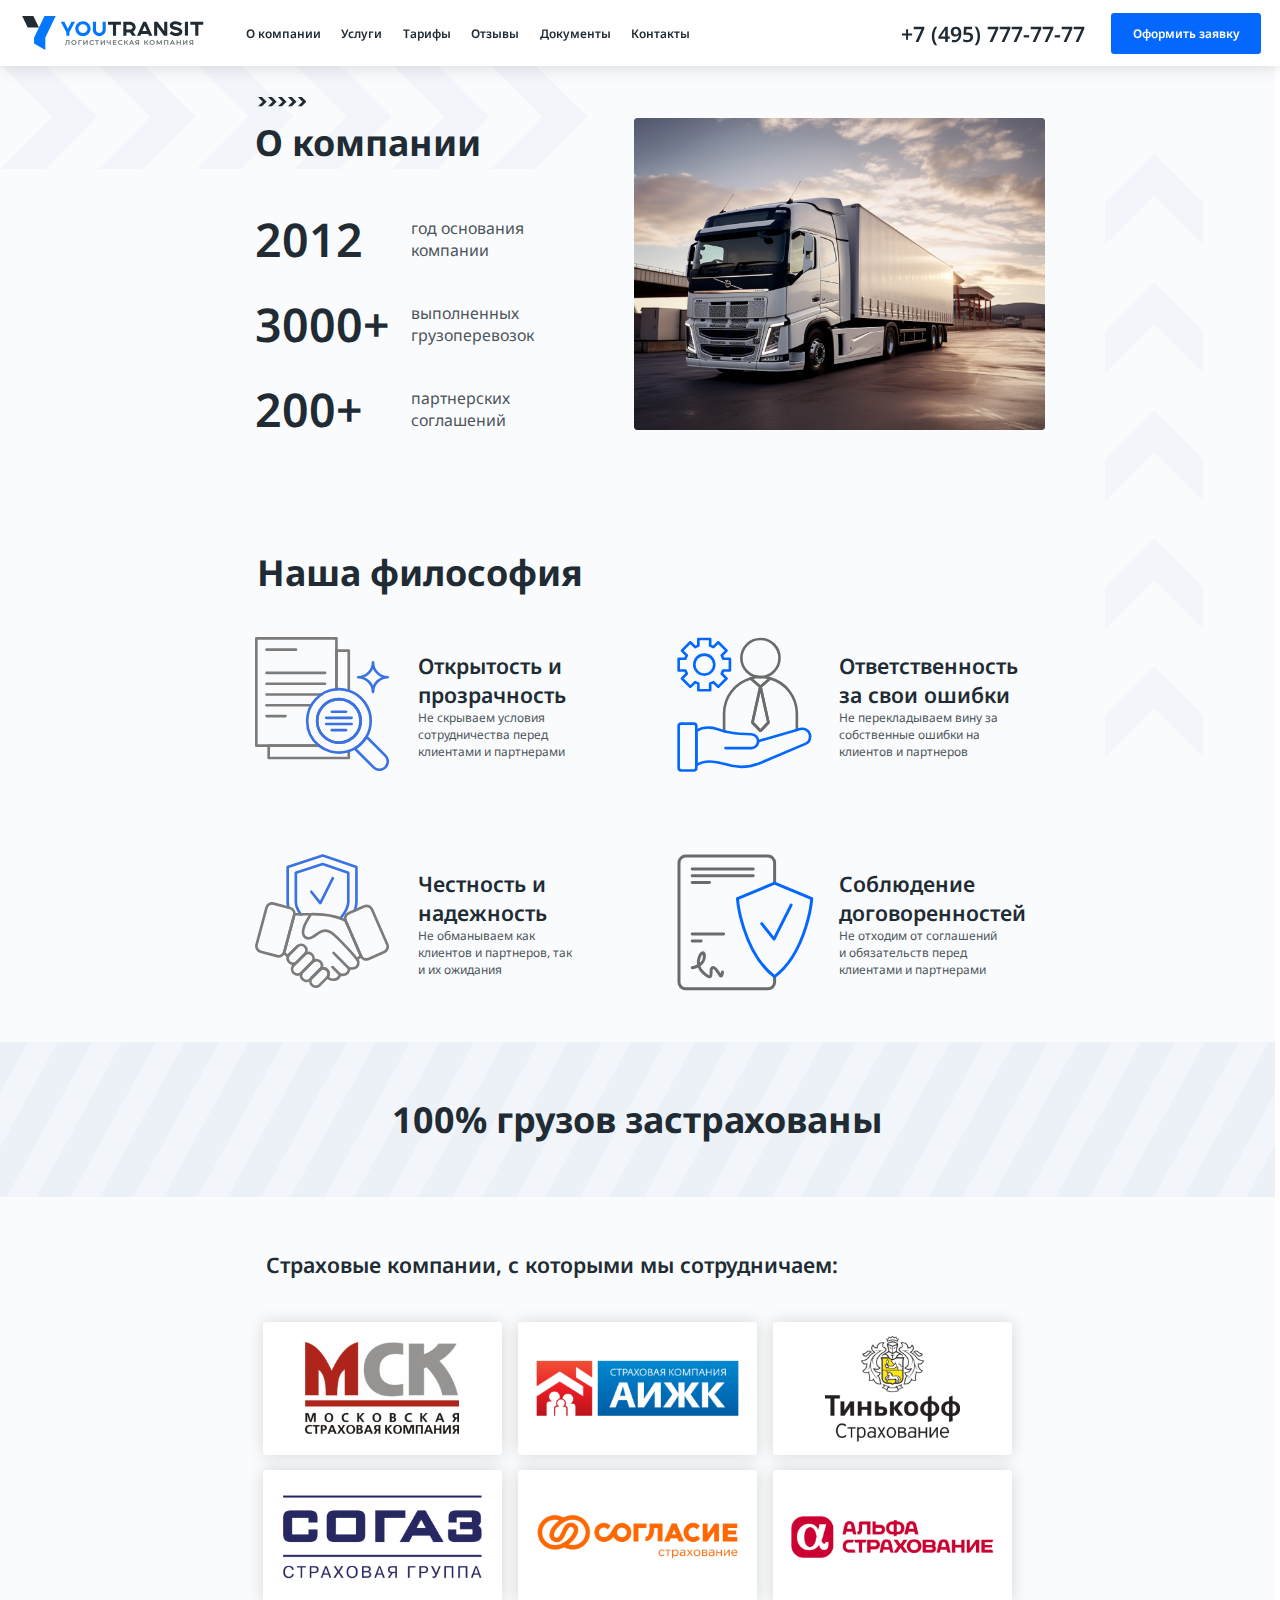
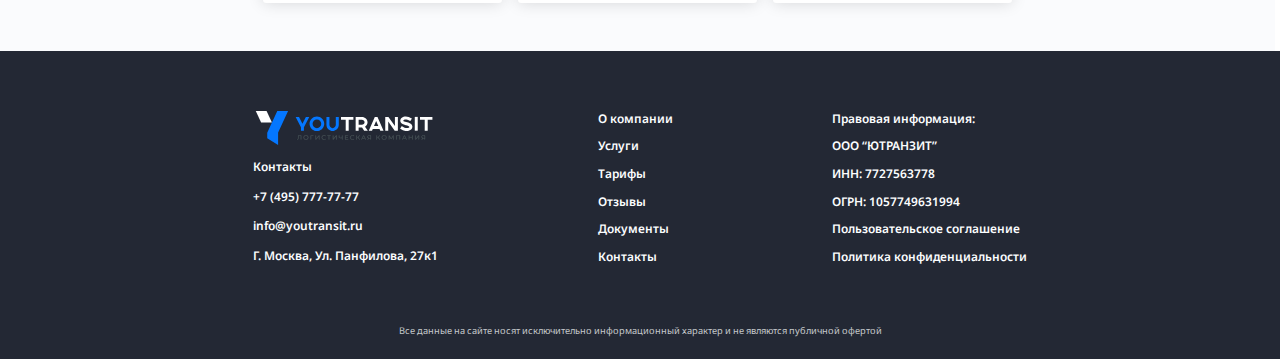
<file: Pages/About/about.html>
<!DOCTYPE html>
<html lang="en">
<head>
    <meta charset="UTF-8">
    <title>About us</title>
    <link rel="stylesheet" href="about.css">
</head>
<body>
<header>
    <div class="mobileHeader">
        <div class="mobileHeaderLogo" onclick="window.location.href = '../../index.html'">
            <svg xmlns="http://www.w3.org/2000/svg" width="51" height="54" viewBox="0 0 51 54" fill="none"
                 class="mobileHeaderLogoIcon">
                <path d="M25.4399 18.5042L17.0143 0.543945H0L8.42565 18.5042H25.4399Z" fill="#202B33"/>
                <path d="M50.8794 0.543945H33.8651L18.0312 34.2958V43.0293L35.1492 53.3453V34.2958H35.0455L50.8794 0.543945Z"
                      fill="#0477FF"/>
            </svg>
            <div class="mobileHeaderLogoLabels">
                <svg xmlns="http://www.w3.org/2000/svg" width="223" height="24" viewBox="0 0 223 24" fill="none"
                     class="mobileHeaderLogoName">
                    <path d="M11.2135 11.9391L5.66224 0.895264H0.140625L8.79347 17.5709V23.0953H13.6335V17.5709L22.316 0.895264H16.8289L11.2135 11.9391Z"
                          fill="#0477FF"/>
                    <path d="M34.7928 0.171875C28.1995 0.171875 22.8359 5.46178 22.8359 11.9679C22.8359 18.5034 28.1995 23.8226 34.7928 23.8226C41.3862 23.8226 46.7498 18.5034 46.7498 11.9679C46.7498 5.46178 41.3862 0.171875 34.7928 0.171875ZM34.7928 19.0309C30.8862 19.0309 27.7106 15.8609 27.7106 11.9679C27.7106 8.12383 30.8862 4.99287 34.7928 4.99287C38.6995 4.99287 41.8751 8.11894 41.8751 11.9679C41.8751 15.8609 38.6995 19.0309 34.7928 19.0309Z"
                          fill="#0477FF"/>
                    <path d="M65.6019 13.7715C65.6019 16.668 63.2707 19.0272 60.4062 19.0272C57.5417 19.0272 55.2106 16.668 55.2106 13.7715V0.891113H50.3359V13.7715C50.3359 19.3105 54.85 23.8189 60.4013 23.8189C65.9525 23.8189 70.4666 19.3105 70.4666 13.7715V0.891113H65.592V13.7715H65.6019Z"
                          fill="#0477FF"/>
                    <path d="M74.0391 5.68206H81.714V23.0953H86.5886V5.68206H94.2636V0.895264H74.0391V5.68206Z"
                          fill="#202B33"/>
                    <path d="M117.297 9.52615C117.297 4.76866 113.148 0.895264 108.051 0.895264H97.9219V23.0953H102.767V18.1522H108.308L111.78 23.0953H117.732L113.222 16.6868C115.781 15.0603 117.297 12.408 117.297 9.52615ZM102.767 5.62345H107.963C110.412 5.62345 112.427 7.37698 112.457 9.52615C112.457 11.6949 110.467 13.4582 108.027 13.4582H102.772V5.62345H102.767Z"
                          fill="#202B33"/>
                    <path d="M129.094 0.895264L119.32 23.0953H124.63L125.785 20.3844H136.828L138.048 23.0953H143.358L133.519 0.895264H129.094ZM134.863 15.7148H127.785L131.322 7.42094L134.863 15.7148Z"
                          fill="#202B33"/>
                    <path d="M161.891 15.5194L151.317 0.895264H146.141V23.0953H150.986V8.50041L161.555 23.0953H166.731V0.895264H161.891V15.5194Z"
                          fill="#202B33"/>
                    <path d="M180.305 9.1889C177.871 8.53926 175.574 7.9287 175.574 6.93226C175.574 5.96025 176.972 4.95892 179.308 4.95892C180.824 4.95892 183.338 5.39854 186.691 7.4891L187.007 7.68448L189.709 3.62547L189.388 3.42031C185.995 1.26136 182.696 0.167236 179.584 0.167236C174.507 0.167236 170.675 3.14189 170.675 7.07879C170.675 11.6946 175.865 13.077 180.034 14.1857C182.819 14.9282 185.452 15.6267 185.452 17.048C185.452 17.8638 184.005 18.9921 181.293 18.9921C178.987 18.9921 176.354 17.981 173.47 15.9881L173.159 15.7732L170.25 19.8224L170.571 20.0373C174.26 22.5382 177.821 23.8082 181.145 23.8082C186.4 23.8082 190.361 20.8726 190.361 16.9845C190.346 11.8656 184.543 10.3172 180.305 9.1889Z"
                          fill="#202B33"/>
                    <path d="M199.087 0.895264H194.242V23.0953H199.087V0.895264Z" fill="#202B33"/>
                    <path d="M202.766 0.895264V5.68206H210.441V23.0953H215.315V5.68206H222.99V0.895264H202.766Z"
                          fill="#202B33"/>
                </svg>
                <svg xmlns="http://www.w3.org/2000/svg" width="225" height="10" viewBox="0 0 225 10" fill="none"
                     class="mobileHeaderLogoLabel">
                    <path d="M8.69444 0.856445V0.731445H8.56944H3.2108H3.08996L3.08587 0.852217L2.97231 4.20725C2.93293 5.10749 2.85924 5.82853 2.75709 6.3673L2.75706 6.3675C2.65494 6.91096 2.50198 7.29302 2.31317 7.52866C2.12918 7.75829 1.89326 7.87257 1.60075 7.87257C1.48742 7.87257 1.37329 7.85915 1.25321 7.83175L1.11424 7.80003L1.10094 7.94195L1.0318 8.67951L1.02175 8.78669L1.12625 8.81252C1.35343 8.86869 1.57587 8.89433 1.78842 8.89433C2.29532 8.89433 2.71068 8.71511 3.02274 8.36391C3.32968 8.01848 3.5483 7.50103 3.68873 6.83141C3.82908 6.16217 3.91838 5.27995 3.95801 4.19713L3.95802 4.1968L4.04282 1.69947H7.61966V8.69118V8.81618H7.74466H8.56944H8.69444V8.69118V0.856445Z"
                          fill="#4C555B" stroke="#4C555B" stroke-width="0.25"/>
                    <path d="M20.4751 2.66318L20.4749 2.6628C20.1029 2.03791 19.5925 1.54325 18.9403 1.19051C18.2883 0.837857 17.5613 0.662598 16.7572 0.662598C15.9525 0.662598 15.2205 0.842972 14.5638 1.20044C13.9074 1.55774 13.3969 2.0472 13.0247 2.67257C12.6517 3.29914 12.4688 4.0005 12.4688 4.77335C12.4688 5.54678 12.6569 6.24772 13.0243 6.87346C13.392 7.49974 13.9079 7.98917 14.5638 8.34624C15.2215 8.70421 15.9537 8.87432 16.7572 8.87432C17.5613 8.87432 18.2883 8.69906 18.9403 8.3464L18.9407 8.3462C19.5873 7.9937 20.1027 7.49931 20.4749 6.87411C20.8476 6.2479 21.0357 5.54175 21.0357 4.76846C21.0357 3.99492 20.8475 3.29387 20.4751 2.66318ZM19.5331 3.17491L19.5334 3.17537C19.8079 3.64815 19.9461 4.18303 19.9461 4.77335C19.9461 5.36327 19.8081 5.89345 19.5332 6.37154C19.2582 6.84501 18.8748 7.21966 18.3907 7.48718C17.9069 7.75458 17.36 7.89164 16.7522 7.89164C16.1446 7.89164 15.5975 7.75463 15.1084 7.48693C14.6192 7.21921 14.2359 6.84928 13.9561 6.37096L13.9558 6.3705C13.6768 5.89815 13.5386 5.36364 13.5386 4.77335C13.5386 4.18345 13.6767 3.65362 13.956 3.17595C14.2361 2.70187 14.6197 2.32721 15.1084 2.05976C15.5975 1.79206 16.1446 1.65504 16.7522 1.65504C17.36 1.65504 17.9069 1.79211 18.3907 2.05951L18.3912 2.05976C18.8799 2.32725 19.2582 2.69682 19.5331 3.17491Z"
                          fill="#4C555B" stroke="#4C555B" stroke-width="0.25"/>
                    <path d="M25.8873 8.691L25.8776 1.69947H29.8452H29.9702H29.9751V1.57447H30.0952V0.856445V0.731445H29.9702H24.9375H24.8125V0.856445V8.69118V8.81618H24.9375H25.7623H25.8875L25.8873 8.691Z"
                          fill="#4C555B" stroke="#4C555B" stroke-width="0.25"/>
                    <path d="M33.4531 0.731445H33.3281V0.856445V8.68629V8.81129H33.4531H34.2137H34.2746L34.3122 8.76331L39.156 2.57209V8.69118V8.81618H39.281H40.1057H40.2307V8.69118V0.856445V0.731445H40.1057H39.3451H39.2841L39.2466 0.77953L34.4029 6.98466V0.856445V0.731445H34.2779H33.4531Z"
                          fill="#4C555B" stroke="#4C555B" stroke-width="0.25"/>
                    <path d="M51.2656 2.02434L51.3524 1.93844L51.2685 1.84963C50.9049 1.46468 50.4695 1.1711 49.954 0.969163C49.4393 0.767565 48.8804 0.66748 48.2786 0.66748C47.4746 0.66748 46.7426 0.842693 46.0905 1.19541C45.4383 1.54815 44.9279 2.0428 44.5559 2.66769C44.1829 3.29438 44 4.00067 44 4.77335C44 5.54623 44.183 6.24735 44.5556 6.87849C44.9228 7.50387 45.4334 7.99859 46.0855 8.35128C46.7375 8.70392 47.4641 8.87898 48.2671 8.88897V8.88898H48.2687C48.8713 8.88898 49.43 8.78373 49.9486 8.58257C50.4695 8.38057 50.9102 8.08187 51.2691 7.69643L51.3518 7.60767L51.2656 7.52237L50.7322 6.99483L50.6429 6.90651L50.555 6.99624C49.9682 7.59532 49.221 7.89654 48.3033 7.89654C47.6957 7.89654 47.1487 7.75958 46.6548 7.48714C46.1602 7.21436 45.7767 6.84412 45.497 6.37051C45.2179 5.898 45.0797 5.36833 45.0797 4.77823C45.0797 4.18813 45.2179 3.65847 45.497 3.18596C45.7767 2.71236 46.1602 2.34211 46.6548 2.06934C47.1487 1.7969 47.6957 1.65993 48.3033 1.65993C49.2164 1.65993 49.9639 1.95652 50.5557 2.55116L50.6436 2.63948L50.7322 2.55186L51.2656 2.02434Z"
                          fill="#4C555B" stroke="#4C555B" stroke-width="0.25"/>
                    <path d="M60.0208 1.57447H60.1409V0.856445V0.731445H60.0159H53.625H53.5V0.856445V1.57447V1.69947H53.625H56.2855V8.69118V8.81618H56.4105H57.2353H57.3603V8.69118V1.69947H59.8909H60.0159H60.0208V1.57447Z"
                          fill="#4C555B" stroke="#4C555B" stroke-width="0.25"/>
                    <path d="M63.5312 0.731445H63.4062V0.856445V8.68629V8.81129H63.5312H64.2918H64.3527L64.3903 8.76331L69.2341 2.57209V8.69118V8.81618H69.3591H70.1839H70.3089V8.69118V0.856445V0.731445H70.1839H69.4233H69.3623L69.3247 0.77953L64.481 6.98466V0.856445V0.731445H64.356H63.5312Z"
                          fill="#4C555B" stroke="#4C555B" stroke-width="0.25"/>
                    <path d="M80.2575 8.81618H80.3825V8.69118V0.986335V0.861335V0.856445H80.2575V0.736335H79.4426H79.3176V0.861335V4.62964C78.5372 4.97696 77.7695 5.14703 77.0226 5.14703C76.3452 5.14703 75.8401 4.9856 75.4849 4.67485C75.1317 4.36585 74.9498 3.93401 74.9498 3.3573V0.861335V0.736335H74.8248H74H73.875V0.861335V3.44524C73.875 4.28026 74.1426 4.94278 74.6935 5.42022L74.6941 5.42066C75.2421 5.89038 75.9955 6.11994 76.9435 6.11994C77.7128 6.11994 78.5057 5.95869 79.3176 5.63467V8.69118V8.81618H79.4426H80.2575Z"
                          fill="#4C555B" stroke="#4C555B" stroke-width="0.25"/>
                    <path d="M90.6944 7.97316V7.84816H90.5694H85.9333V5.187H89.9026H90.0276V5.062V4.35863V4.23363H89.9026H85.9333V1.69947H90.4015H90.5265V1.57447V0.856445V0.731445H90.4015H84.9688H84.8438V0.856445V8.69118V8.81618H84.9688H90.5694H90.6944V8.69118V7.97316Z"
                          fill="#4C555B" stroke="#4C555B" stroke-width="0.25"/>
                    <path d="M100.883 2.0241L100.97 1.93819L100.886 1.84939C100.522 1.46444 100.087 1.17085 99.5711 0.968918C99.0565 0.767321 98.4976 0.667236 97.8957 0.667236C97.0917 0.667236 96.3598 0.842449 95.7076 1.19517C95.0555 1.54791 94.5451 2.04255 94.1731 2.66744C93.8001 3.29414 93.6172 4.00043 93.6172 4.77311C93.6172 5.54599 93.8001 6.24711 94.1728 6.87825C94.54 7.50363 95.0506 7.99835 95.7027 8.35104C96.3547 8.70367 97.0812 8.87873 97.8843 8.88872V8.88873H97.8859C98.4885 8.88873 99.0471 8.78349 99.5658 8.58233C100.087 8.38033 100.527 8.08163 100.886 7.69619L100.969 7.60742L100.883 7.52212L100.349 6.99459L100.26 6.90627L100.172 6.996C99.5853 7.59508 98.8382 7.8963 97.9204 7.8963C97.3129 7.8963 96.7659 7.75933 96.272 7.48689C95.7774 7.21411 95.3939 6.84387 95.1142 6.37026C94.8351 5.89776 94.6969 5.36808 94.6969 4.77798C94.6969 4.18789 94.8351 3.65823 95.1142 3.18572C95.3939 2.71211 95.7774 2.34187 96.272 2.06909C96.7659 1.79665 97.3129 1.65969 97.9204 1.65969C98.8336 1.65969 99.5811 1.95628 100.173 2.55092L100.261 2.63924L100.349 2.55162L100.883 2.0241Z"
                          fill="#4C555B" stroke="#4C555B" stroke-width="0.25"/>
                    <path d="M105.37 8.81103H105.495V8.68603V5.22093H107.121L109.874 8.76274L109.911 8.81103H109.973H110.936H111.19L111.035 8.60964L107.982 4.6564L110.867 0.927803L111.022 0.726318H110.768H109.864H109.802L109.765 0.775455L107.12 4.23825H105.495V0.851318V0.726318H105.37H104.555H104.43V0.851318V8.68603V8.81103H104.555H105.37Z"
                          fill="#4C555B" stroke="#4C555B" stroke-width="0.25"/>
                    <path d="M113.885 8.81103H113.965L113.999 8.73767L114.914 6.72047H119.163L120.083 8.73789L120.116 8.81103H120.197H121.081H121.276L121.194 8.6336L117.574 0.798887L117.541 0.726318H117.461H116.636H116.556L116.522 0.798887L112.902 8.6336L112.82 8.81103H113.016H113.885ZM115.328 5.8013L117.036 2.02417L118.744 5.8013H115.328Z"
                          fill="#4C555B" stroke="#4C555B" stroke-width="0.25"/>
                    <path d="M129.875 8.81617H130V8.69117V0.856437V0.851562V0.726562H129.875H126.798C125.819 0.726562 125.026 0.976537 124.435 1.48452C123.839 1.99634 123.547 2.71783 123.547 3.62595C123.547 4.28116 123.705 4.84512 124.034 5.30504C124.329 5.72774 124.743 6.02835 125.269 6.21316L123.57 8.61406L123.43 8.81128H123.672H124.566H124.631L124.668 8.75765L126.291 6.42406C126.458 6.43842 126.59 6.4423 126.685 6.4423H128.925V8.69117V8.81617H129.05H129.875ZM126.754 5.48894C126.041 5.48894 125.518 5.31749 125.169 4.99894C124.821 4.6817 124.641 4.2258 124.641 3.60641C124.641 2.9684 124.83 2.50446 125.2 2.18745C125.575 1.87062 126.111 1.69946 126.833 1.69946H128.925V5.48894H126.754Z"
                          fill="#4C555B" stroke="#4C555B" stroke-width="0.25"/>
                    <path d="M140.401 8.81103H140.526V8.68603V5.22093H142.152L144.905 8.76274L144.943 8.81103H145.004H145.967H146.221L146.066 8.60964L143.013 4.6564L145.898 0.927803L146.054 0.726318H145.799H144.895H144.833L144.796 0.775455L142.152 4.23825H140.526V0.851318V0.726318H140.401H139.586H139.461V0.851318V8.68603V8.81103H139.586H140.401Z"
                          fill="#4C555B" stroke="#4C555B" stroke-width="0.25"/>
                    <path d="M156.475 2.66318L156.475 2.6628C156.103 2.03792 155.593 1.54325 154.94 1.19051C154.288 0.837856 153.561 0.662598 152.757 0.662598C151.953 0.662598 151.221 0.842972 150.564 1.20044C149.907 1.55774 149.397 2.0472 149.025 2.67257C148.652 3.29913 148.469 4.0005 148.469 4.77335C148.469 5.54606 148.652 6.2473 149.024 6.87378C149.392 7.49991 149.908 7.98924 150.564 8.34624C151.222 8.70421 151.954 8.87432 152.757 8.87432C153.561 8.87432 154.288 8.69906 154.94 8.3464L154.941 8.3462C155.587 7.9937 156.103 7.49931 156.475 6.87411C156.848 6.2479 157.036 5.54175 157.036 4.76846C157.036 3.99492 156.848 3.29387 156.475 2.66318ZM155.533 3.17491L155.533 3.17537C155.808 3.64815 155.946 4.18303 155.946 4.77335C155.946 5.36327 155.808 5.89345 155.533 6.37154C155.258 6.84502 154.875 7.21966 154.391 7.48718C153.907 7.75458 153.36 7.89164 152.752 7.89164C152.145 7.89164 151.597 7.75463 151.108 7.48693C150.619 7.21921 150.236 6.84928 149.956 6.37096L149.956 6.3705C149.677 5.89815 149.539 5.36364 149.539 4.77335C149.539 4.18345 149.677 3.65362 149.956 3.17595C150.236 2.70187 150.62 2.32721 151.108 2.05976C151.597 1.79206 152.145 1.65504 152.752 1.65504C153.36 1.65504 153.907 1.79211 154.391 2.05951L154.391 2.05976C154.88 2.32725 155.258 2.69681 155.533 3.17491Z"
                          fill="#4C555B" stroke="#4C555B" stroke-width="0.25"/>
                    <path d="M169.306 0.856445V0.731445H169.181H168.49H168.418L168.382 0.793185L165.082 6.41792L161.752 0.792777L161.716 0.731445H161.645H160.953H160.828V0.856445V8.69118V8.81618H160.953H161.758H161.883V8.69118V2.91361L164.762 7.75859L164.798 7.81974H164.87H165.265H165.336L165.372 7.75829L168.251 2.88198V8.69118V8.81618H168.376H169.181H169.306V8.69118V0.856445Z"
                          fill="#4C555B" stroke="#4C555B" stroke-width="0.25"/>
                    <path d="M180.67 0.856445V0.731445H180.545H173.883H173.758V0.856445V8.69118V8.81618H173.883H174.708H174.833V8.69118V1.69947H179.596V8.69118V8.81618H179.721H180.545H180.67V8.69118V0.856445Z"
                          fill="#4C555B" stroke="#4C555B" stroke-width="0.25"/>
                    <path d="M184.963 8.81128H185.044L185.077 8.73791L185.992 6.72072H190.241L191.161 8.73814L191.194 8.81128H191.275H192.159H192.354L192.272 8.63385L188.652 0.799131L188.619 0.726562H188.539H187.714H187.634L187.6 0.799131L183.98 8.63385L183.898 8.81128H184.094H184.963ZM186.406 5.80154L188.114 2.02442L189.822 5.80154H186.406Z"
                          fill="#4C555B" stroke="#4C555B" stroke-width="0.25"/>
                    <path d="M202.446 0.856445V0.731445H202.321H201.496H201.371V0.856445V4.22386H196.668V0.856445V0.731445H196.543H195.703H195.578V0.856445V8.69118V8.81618H195.703H196.543H196.668V8.69118V5.20166H201.371V8.69118V8.81618H201.496H202.321H202.446V8.69118V0.856445Z"
                          fill="#4C555B" stroke="#4C555B" stroke-width="0.25"/>
                    <path d="M207.031 0.731445H206.906V0.856445V8.68629V8.81129H207.031H207.792H207.853L207.89 8.76331L212.734 2.57209V8.69118V8.81618H212.859H213.684H213.809V8.69118V0.856445V0.731445H213.684H212.923H212.862L212.825 0.77953L207.981 6.98466V0.856445V0.731445H207.856H207.031Z"
                          fill="#4C555B" stroke="#4C555B" stroke-width="0.25"/>
                    <path d="M224 8.81617H224.125V8.69117V0.856437V0.851562V0.726562H224H220.923C219.944 0.726562 219.151 0.976537 218.56 1.48452C217.964 1.99634 217.672 2.71783 217.672 3.62595C217.672 4.28116 217.83 4.84512 218.159 5.30504C218.454 5.72774 218.868 6.02835 219.394 6.21316L217.695 8.61406L217.555 8.81128H217.797H218.691H218.756L218.793 8.75765L220.416 6.42406C220.583 6.43842 220.715 6.4423 220.81 6.4423H223.05V8.69117V8.81617H223.175H224ZM218.766 3.60737H218.766V3.60641C218.766 2.96839 218.955 2.50445 219.325 2.18744C219.7 1.87062 220.236 1.69946 220.958 1.69946H223.05V5.48894H220.879C220.166 5.48894 219.643 5.31749 219.294 4.99894C218.945 4.68128 218.762 4.22522 218.766 3.60737Z"
                          fill="#4C555B" stroke="#4C555B" stroke-width="0.25"/>
                </svg>
            </div>
        </div>
        <button class="mobileHeaderButton">Оформить заявку</button>
        <div class="mobileHeaderBurgerIcon">
            <svg xmlns="http://www.w3.org/2000/svg" width="36" height="36" viewBox="0 0 36 36" fill="none"
                 class="mobileHeaderBurgerSvg" id="mobileHeaderBurgerSvg">
                <path d="M10 12H26" stroke="#4C555B" id="firstLine"/>
                <path d="M10 18H26" stroke="#4C555B" id="secondLine"/>
                <path d="M10 24H26" stroke="#4C555B" id="thirdLine"/>
            </svg>
        </div>
        <div class="navMenu" id="navMenu">
            <div class="navMenuItem">
                <a href="../About/about.html" class="navMenuLabel">О компании</a>
            </div>
            <div class="navMenuItem">
                <a href="../Services/services.html" class="navMenuLabel">Услуги</a>
            </div>
            <div class="navMenuItem">
                <a href="../Tariffs/tariffs.html" class="navMenuLabel">Тарифы</a>

            </div>
            <div class="navMenuItem">
                <a href="../Reviews/reviews.html" class="navMenuLabel">Отзывы</a>

            </div>
            <div class="navMenuItem">
                <a href="../Docs/docs.html" class="navMenuLabel">Документы</a>

            </div>
            <div class="navMenuItem">
                <a href="../Contacts/contacts.html" class="navMenuLabel">Контакты</a>

            </div>
        </div>
    </div>
    <div class="primary">
        <div class="primaryFirstBlock">
            <div class="logo" onclick="window.location.href = '../../index.html'">
                <svg xmlns="http://www.w3.org/2000/svg" width="100%" height="102%" viewBox="0 0 51 52" fill="none"
                     class="logoImg">
                    <path d="M25.4399 17.5623L17.0143 0H0L8.42565 17.5623H25.4399Z" fill="#202B33"/>
                    <path d="M50.8794 0H33.8651L18.0312 33.0039V41.5438L35.1492 51.6312V33.0039H35.0455L50.8794 0Z"
                          fill="#0477FF"/>
                </svg>
                <div class="logoContainer">
                    <svg xmlns="http://www.w3.org/2000/svg" width="80%" height="50%" viewBox="0 0 223 24" fill="none"
                         class="logoText">
                        <path d="M11.2135 11.9876L5.66224 1.18848H0.140625L8.79347 17.4946V22.8965H13.6335V17.4946L22.316 1.18848H16.8289L11.2135 11.9876Z"
                              fill="#0477FF"/>
                        <path d="M34.7928 0.481201C28.1995 0.481201 22.8359 5.65387 22.8359 12.0158C22.8359 18.4065 28.1995 23.6078 34.7928 23.6078C41.3862 23.6078 46.7498 18.4065 46.7498 12.0158C46.7498 5.65387 41.3862 0.481201 34.7928 0.481201ZM34.7928 18.9223C30.8862 18.9223 27.7106 15.8225 27.7106 12.0158C27.7106 8.25693 30.8862 5.19535 34.7928 5.19535C38.6995 5.19535 41.8751 8.25215 41.8751 12.0158C41.8751 15.8225 38.6995 18.9223 34.7928 18.9223Z"
                              fill="#0477FF"/>
                        <path d="M65.6019 13.7793C65.6019 16.6116 63.2707 18.9185 60.4062 18.9185C57.5417 18.9185 55.2106 16.6116 55.2106 13.7793V1.18433H50.3359V13.7793C50.3359 19.1956 54.85 23.604 60.4013 23.604C65.9525 23.604 70.4666 19.1956 70.4666 13.7793V1.18433H65.592V13.7793H65.6019Z"
                              fill="#0477FF"/>
                        <path d="M74.0391 5.86919H81.714V22.8965H86.5886V5.86919H94.2636V1.18848H74.0391V5.86919Z"
                              fill="#202B33"/>
                        <path d="M117.297 9.6281C117.297 4.97603 113.148 1.18848 108.051 1.18848H97.9219V22.8965H102.767V18.063H108.308L111.78 22.8965H117.732L113.222 16.6301C115.781 15.0396 117.297 12.4461 117.297 9.6281ZM102.767 5.81188H107.963C110.412 5.81188 112.427 7.52655 112.457 9.6281C112.457 11.7487 110.467 13.473 108.027 13.473H102.772V5.81188H102.767Z"
                              fill="#202B33"/>
                        <path d="M129.094 1.18848L119.32 22.8965H124.63L125.785 20.2457H136.828L138.048 22.8965H143.358L133.519 1.18848H129.094ZM134.863 15.6796H127.785L131.322 7.56954L134.863 15.6796Z"
                              fill="#202B33"/>
                        <path d="M161.891 15.4885L151.317 1.18848H146.141V22.8965H150.986V8.62508L161.555 22.8965H166.731V1.18848H161.891V15.4885Z"
                              fill="#202B33"/>
                        <path d="M180.305 9.29829C177.871 8.66305 175.574 8.06602 175.574 7.09167C175.574 6.14119 176.972 5.16206 179.308 5.16206C180.824 5.16206 183.338 5.59193 186.691 7.63617L187.007 7.82721L189.709 3.85815L189.388 3.65754C185.995 1.54644 182.696 0.476562 179.584 0.476562C174.507 0.476562 170.675 3.38529 170.675 7.23495C170.675 11.7485 175.865 13.1002 180.034 14.1844C182.819 14.9104 185.452 15.5934 185.452 16.9833C185.452 17.7809 184.005 18.8842 181.293 18.8842C178.987 18.8842 176.354 17.8955 173.47 15.9468L173.159 15.7367L170.25 19.6962L170.571 19.9063C174.26 22.3518 177.821 23.5936 181.145 23.5936C186.4 23.5936 190.361 20.7231 190.361 16.9212C190.346 11.9157 184.543 10.4016 180.305 9.29829Z"
                              fill="#202B33"/>
                        <path d="M199.087 1.18848H194.242V22.8965H199.087V1.18848Z" fill="#202B33"/>
                        <path d="M202.766 1.18848V5.86919H210.441V22.8965H215.315V5.86919H222.99V1.18848H202.766Z"
                              fill="#202B33"/>
                    </svg>
                    <svg xmlns="http://www.w3.org/2000/svg" width="225" height="9" viewBox="0 0 225 9" fill="none"
                         class="logoDescription">
                        <path d="M8.69444 0.507812V0.382812H8.56944H3.2108H3.09005L3.08587 0.503488L2.97231 3.78414C2.93294 4.66428 2.85927 5.36904 2.75719 5.89552L2.75715 5.89572C2.65513 6.42665 2.50239 6.79949 2.31403 7.02936C2.13043 7.25342 1.89433 7.36568 1.60075 7.36568C1.48719 7.36568 1.37286 7.35253 1.25262 7.3257L1.11447 7.29487L1.10096 7.43577L1.03182 8.15699L1.02147 8.26493L1.12688 8.29042C1.35387 8.3453 1.5761 8.37034 1.78842 8.37034C2.29436 8.37034 2.70946 8.1955 3.02181 7.85178C3.32917 7.51353 3.54806 7.00684 3.68862 6.35149C3.82906 5.69666 3.91837 4.83365 3.95801 3.77467L3.95802 3.77434L4.04273 1.33492H7.61966V8.16892V8.29392H7.74466H8.56944H8.69444V8.16892V0.507812Z"
                              fill="#4C555B" stroke="#4C555B" stroke-width="0.25"/>
                        <path d="M20.4745 2.27198L20.4742 2.2716C20.102 1.66004 19.5913 1.17627 18.9393 0.831432C18.2875 0.486691 17.5609 0.31543 16.7572 0.31543C15.953 0.31543 15.2214 0.491688 14.5649 0.841134C13.9086 1.19043 13.3979 1.66912 13.0253 2.28115C12.652 2.89444 12.4688 3.58114 12.4688 4.33785C12.4688 5.09515 12.6572 5.78142 13.0249 6.39388C13.3929 7.00683 13.9091 7.48549 14.5649 7.83455C15.2223 8.18448 15.9541 8.35071 16.7572 8.35071C17.5609 8.35071 18.2875 8.17944 18.9393 7.8347L18.9397 7.83451C19.5862 7.48991 20.1018 7.0064 20.4742 6.39453C20.8474 5.78161 21.0357 5.09023 21.0357 4.33307C21.0357 3.57566 20.8472 2.88928 20.4745 2.27198ZM19.5337 2.77727L19.534 2.77773C19.8081 3.23942 19.9461 3.76159 19.9461 4.33785C19.9461 4.91373 19.8083 5.43131 19.5338 5.89822C19.2592 6.36063 18.876 6.72688 18.3918 6.98855C17.9077 7.25013 17.3605 7.38427 16.7522 7.38427C16.1441 7.38427 15.5966 7.25017 15.1073 6.98831C14.618 6.72644 14.2349 6.36478 13.9555 5.89761L13.9552 5.89714C13.6766 5.43587 13.5386 4.91409 13.5386 4.33785C13.5386 3.76201 13.6764 3.24479 13.9554 2.77831C14.2351 2.31527 14.6185 1.949 15.1073 1.68739C15.5966 1.42553 16.1441 1.29141 16.7522 1.29141C17.3605 1.29141 17.9077 1.42557 18.3918 1.68715L18.3922 1.68739C18.8811 1.94904 19.2592 2.31033 19.5337 2.77727Z"
                              fill="#4C555B" stroke="#4C555B" stroke-width="0.25"/>
                        <path d="M25.8873 8.16874L25.8776 1.33492H29.8452H29.9702H29.9751V1.20992H30.0952V0.507812V0.382812H29.9702H24.9375H24.8125V0.507812V8.16892V8.29392H24.9375H25.7623H25.8875L25.8873 8.16874Z"
                              fill="#4C555B" stroke="#4C555B" stroke-width="0.25"/>
                        <path d="M33.4531 0.382812H33.3281V0.507812V8.16414V8.28914H33.4531H34.2137H34.2738L34.3113 8.24223L39.156 2.18716V8.16892V8.29392H39.281H40.1057H40.2307V8.16892V0.507812V0.382812H40.1057H39.3451H39.285L39.2475 0.429828L34.4029 6.49851V0.507812V0.382812H34.2779H33.4531Z"
                              fill="#4C555B" stroke="#4C555B" stroke-width="0.25"/>
                        <path d="M51.2646 1.65282L51.3544 1.56597L51.2676 1.47612C50.9038 1.09954 50.4684 0.812524 49.9531 0.615159C49.4386 0.418121 48.88 0.320312 48.2786 0.320312C47.475 0.320312 46.7434 0.49153 46.0915 0.836329C45.4395 1.18116 44.9289 1.66492 44.5566 2.27649C44.1831 2.88991 44 3.58142 44 4.33797C44 5.0947 44.1832 5.78116 44.5562 6.39891C44.9238 7.01098 45.4346 7.4948 46.0865 7.83959C46.7383 8.1843 47.4645 8.35538 48.2672 8.36514V8.36515H48.2687C48.871 8.36515 49.4293 8.2623 49.9478 8.06568C50.4683 7.86826 50.909 7.57624 51.2682 7.19917L51.3537 7.10935L51.2646 7.02311L50.7312 6.50727L50.6429 6.42188L50.556 6.50866C49.9693 7.09427 49.2219 7.38917 48.3033 7.38917C47.6952 7.38917 47.1479 7.25512 46.6538 6.98862C46.159 6.7218 45.7758 6.35984 45.4963 5.89726C45.2176 5.43584 45.0797 4.91877 45.0797 4.34273C45.0797 3.76669 45.2176 3.24964 45.4963 2.78822C45.7758 2.32564 46.159 1.96368 46.6538 1.69686C47.1479 1.43036 47.6952 1.29631 48.3033 1.29631C49.2173 1.29631 49.9651 1.58668 50.5567 2.16796L50.6436 2.25336L50.7312 2.16865L51.2646 1.65282Z"
                              fill="#4C555B" stroke="#4C555B" stroke-width="0.25"/>
                        <path d="M60.0208 1.20992H60.1409V0.507812V0.382812H60.0159H53.625H53.5V0.507812V1.20992V1.33492H53.625H56.2855V8.16892V8.29392H56.4105H57.2353H57.3603V8.16892V1.33492H59.8909H60.0159H60.0208V1.20992Z"
                              fill="#4C555B" stroke="#4C555B" stroke-width="0.25"/>
                        <path d="M63.5312 0.382812H63.4062V0.507812V8.16414V8.28914H63.5312H64.2918H64.3519L64.3894 8.24223L69.2341 2.18716V8.16892V8.29392H69.3591H70.1839H70.3089V8.16892V0.507812V0.382812H70.1839H69.4233H69.3631L69.3256 0.429828L64.481 6.49851V0.507812V0.382812H64.356H63.5312Z"
                              fill="#4C555B" stroke="#4C555B" stroke-width="0.25"/>
                        <path d="M80.2575 8.29392H80.3825V8.16892V0.637593V0.512593V0.507812H80.2575V0.387593H79.4426H79.3176V0.512593V4.19485C78.5374 4.53427 77.7697 4.70054 77.0226 4.70054C76.3446 4.70054 75.8391 4.54249 75.4839 4.23861C75.1311 3.93679 74.9498 3.5156 74.9498 2.95325V0.512593V0.387593H74.8248H74H73.875V0.512593V3.03923C73.875 3.85734 74.1432 4.50626 74.6946 4.97344L74.6951 4.97388C75.2431 5.43317 75.9962 5.65743 76.9435 5.65743C77.7126 5.65743 78.5056 5.49973 79.3176 5.18273V8.16892V8.29392H79.4426H80.2575Z"
                              fill="#4C555B" stroke="#4C555B" stroke-width="0.25"/>
                        <path d="M90.6944 7.46681V7.34181H90.5694H85.9333V4.74517H89.9026H90.0276V4.62017V3.93239V3.80739H89.9026H85.9333V1.33492H90.4015H90.5265V1.20992V0.507812V0.382812H90.4015H84.9688H84.8438V0.507812V8.16892V8.29392H84.9688H90.5694H90.6944V8.16892V7.46681Z"
                              fill="#4C555B" stroke="#4C555B" stroke-width="0.25"/>
                        <path d="M100.882 1.65258L100.972 1.56573L100.885 1.47588C100.521 1.09929 100.086 0.812279 99.5703 0.614915C99.0558 0.417877 98.4972 0.320068 97.8957 0.320068C97.0922 0.320068 96.3606 0.491285 95.7087 0.836085C95.0567 1.18092 94.546 1.66467 94.1737 2.27624C93.8003 2.88966 93.6172 3.58118 93.6172 4.33772C93.6172 5.09446 93.8004 5.78091 94.1734 6.39867C94.541 7.01073 95.0518 7.49456 95.7037 7.83934C96.3555 8.18406 97.0817 8.35513 97.8843 8.3649V8.36491H97.8859C98.4882 8.36491 99.0465 8.26206 99.5649 8.06544C100.086 7.86801 100.526 7.576 100.885 7.19893L100.971 7.1091L100.882 7.02286L100.348 6.50702L100.26 6.42164L100.173 6.50841C99.5865 7.09402 98.8391 7.38892 97.9204 7.38892C97.3124 7.38892 96.7651 7.25487 96.2709 6.98837C95.7762 6.72155 95.3929 6.3596 95.1135 5.89701C94.8348 5.43559 94.6969 4.91853 94.6969 4.34249C94.6969 3.76645 94.8348 3.2494 95.1135 2.78798C95.3929 2.32539 95.7762 1.96344 96.2709 1.69662C96.7651 1.43012 97.3124 1.29607 97.9204 1.29607C98.8345 1.29607 99.5822 1.58643 100.174 2.16771L100.261 2.25311L100.348 2.16841L100.882 1.65258Z"
                              fill="#4C555B" stroke="#4C555B" stroke-width="0.25"/>
                        <path d="M105.37 8.28877H105.495V8.16377V4.77823H107.122L109.875 8.24156L109.912 8.28877H109.973H110.936H111.194L111.034 8.08631L107.984 4.22344L110.866 0.580241L111.026 0.377686H110.768H109.864H109.803L109.765 0.42575L107.121 3.81179H105.495V0.502686V0.377686H105.37H104.555H104.43V0.502686V8.16377V8.28877H104.555H105.37Z"
                              fill="#4C555B" stroke="#4C555B" stroke-width="0.25"/>
                        <path d="M113.885 8.28877H113.965L113.998 8.21637L114.913 6.24454H119.164L120.083 8.2166L120.117 8.28877H120.197H121.081H121.278L121.194 8.11037L117.574 0.449281L117.54 0.377686H117.461H116.636H116.557L116.523 0.449281L112.903 8.11037L112.818 8.28877H113.016H113.885ZM115.33 5.3402L117.036 1.6507L118.742 5.3402H115.33Z"
                              fill="#4C555B" stroke="#4C555B" stroke-width="0.25"/>
                        <path d="M129.875 8.2938H130V8.1688V0.507696V0.50293V0.37793H129.875H126.798C125.819 0.37793 125.027 0.622143 124.436 1.11886C123.84 1.61966 123.547 2.32625 123.547 3.21583C123.547 3.85756 123.705 4.41002 124.035 4.8604C124.329 5.27332 124.742 5.56681 125.267 5.74748L123.571 8.09073L123.427 8.28902H123.672H124.566H124.63L124.668 8.23646L126.29 5.95463C126.458 5.96873 126.59 5.97254 126.685 5.97254H128.925V8.1688V8.2938H129.05H129.875ZM126.754 5.03477C126.041 5.03477 125.517 4.8669 125.168 4.55541C124.82 4.24563 124.641 3.80097 124.641 3.19673C124.641 2.57434 124.829 2.12181 125.199 1.8122C125.574 1.50237 126.11 1.3348 126.833 1.3348H128.925V5.03477H126.754Z"
                              fill="#4C555B" stroke="#4C555B" stroke-width="0.25"/>
                        <path d="M140.401 8.28877H140.526V8.16377V4.77823H142.153L144.906 8.24156L144.944 8.28877H145.004H145.967H146.225L146.065 8.08631L143.015 4.22344L145.897 0.580241L146.057 0.377686H145.799H144.895H144.834L144.797 0.42575L142.152 3.81179H140.526V0.502686V0.377686H140.401H139.586H139.461V0.502686V8.16377V8.28877H139.586H140.401Z"
                              fill="#4C555B" stroke="#4C555B" stroke-width="0.25"/>
                        <path d="M156.474 2.27198L156.474 2.2716C156.102 1.66004 155.591 1.17627 154.939 0.831432C154.288 0.486691 153.561 0.31543 152.757 0.31543C151.953 0.31543 151.221 0.491688 150.565 0.841134C149.909 1.19043 149.398 1.66912 149.025 2.28115C148.652 2.89444 148.469 3.58114 148.469 4.33785C148.469 5.09442 148.652 5.781 149.025 6.39421C149.393 7.007 149.909 7.48555 150.565 7.83455C151.222 8.18448 151.954 8.35071 152.757 8.35071C153.561 8.35071 154.288 8.17944 154.939 7.8347L154.94 7.83451C155.586 7.48991 156.102 7.0064 156.474 6.39453C156.847 5.78161 157.036 5.09023 157.036 4.33307C157.036 3.57566 156.847 2.88928 156.474 2.27198ZM155.534 2.77727L155.534 2.77773C155.808 3.23942 155.946 3.76159 155.946 4.33785C155.946 4.91373 155.808 5.43131 155.534 5.89822C155.259 6.36064 154.876 6.72688 154.392 6.98855C153.908 7.25013 153.361 7.38427 152.752 7.38427C152.144 7.38427 151.597 7.25017 151.107 6.98831C150.618 6.72644 150.235 6.36478 149.956 5.89761L149.955 5.89714C149.677 5.43587 149.539 4.91409 149.539 4.33785C149.539 3.76201 149.676 3.24479 149.955 2.77831C150.235 2.31527 150.619 1.949 151.107 1.68739C151.597 1.42553 152.144 1.29141 152.752 1.29141C153.361 1.29141 153.908 1.42557 154.392 1.68715L154.392 1.68739C154.881 1.94904 155.259 2.31033 155.534 2.77727Z"
                              fill="#4C555B" stroke="#4C555B" stroke-width="0.25"/>
                        <path d="M169.306 0.507812V0.382812H169.181H168.49H168.419L168.383 0.443495L165.082 5.94462L161.752 0.443085L161.715 0.382812H161.645H160.953H160.828V0.507812V8.16892V8.29392H160.953H161.758H161.883V8.16892V2.52082L164.763 7.25947L164.799 7.31956H164.87H165.265H165.335L165.372 7.25917L168.251 2.48988V8.16892V8.29392H168.376H169.181H169.306V8.16892V0.507812Z"
                              fill="#4C555B" stroke="#4C555B" stroke-width="0.25"/>
                        <path d="M180.67 0.507812V0.382812H180.545H173.883H173.758V0.507812V8.16892V8.29392H173.883H174.708H174.833V8.16892V1.33492H179.596V8.16892V8.29392H179.721H180.545H180.67V8.16892V0.507812Z"
                              fill="#4C555B" stroke="#4C555B" stroke-width="0.25"/>
                        <path d="M184.963 8.28902H185.043L185.076 8.21662L185.991 6.24479H190.242L191.162 8.21684L191.195 8.28902H191.275H192.159H192.356L192.272 8.11061L188.652 0.449525L188.618 0.37793H188.539H187.714H187.635L187.601 0.449525L183.981 8.11061L183.896 8.28902H184.094H184.963ZM186.408 5.34044L188.114 1.65094L189.82 5.34044H186.408Z"
                              fill="#4C555B" stroke="#4C555B" stroke-width="0.25"/>
                        <path d="M202.446 0.507812V0.382812H202.321H201.496H201.371V0.507812V3.79783H196.668V0.507812V0.382812H196.543H195.703H195.578V0.507812V8.16892V8.29392H195.703H196.543H196.668V8.16892V4.7595H201.371V8.16892V8.29392H201.496H202.321H202.446V8.16892V0.507812Z"
                              fill="#4C555B" stroke="#4C555B" stroke-width="0.25"/>
                        <path d="M207.031 0.382812H206.906V0.507812V8.16414V8.28914H207.031H207.792H207.852L207.889 8.24223L212.734 2.18716V8.16892V8.29392H212.859H213.684H213.809V8.16892V0.507812V0.382812H213.684H212.923H212.863L212.826 0.429828L207.981 6.49851V0.507812V0.382812H207.856H207.031Z"
                              fill="#4C555B" stroke="#4C555B" stroke-width="0.25"/>
                        <path d="M224 8.2938H224.125V8.1688V0.507696V0.50293V0.37793H224H220.923C219.944 0.37793 219.152 0.622143 218.561 1.11886C217.965 1.61966 217.672 2.32625 217.672 3.21583C217.672 3.85756 217.83 4.41002 218.16 4.8604C218.454 5.27332 218.867 5.56681 219.392 5.74748L217.696 8.09073L217.552 8.28902H217.797H218.691H218.755L218.793 8.23646L220.415 5.95463C220.583 5.96873 220.715 5.97254 220.81 5.97254H223.05V8.1688V8.2938H223.175H224ZM218.766 3.1977H218.766V3.19673C218.766 2.57434 218.954 2.12181 219.324 1.8122C219.699 1.50237 220.235 1.3348 220.958 1.3348H223.05V5.03477H220.879C220.166 5.03477 219.642 4.8669 219.293 4.55541C218.945 4.2452 218.762 3.80038 218.766 3.1977Z"
                              fill="#4C555B" stroke="#4C555B" stroke-width="0.25"/>
                    </svg>
                </div>

            </div>
            <div class="primaryMenu">
                <a class="primaryRef" href="../About/about.html">О компании</a>
                <a class="primaryRef" href="../Services/services.html">Услуги</a>
                <a class="primaryRef" href="../Tariffs/tariffs.html">Тарифы</a>
                <a class="primaryRef" href="../Reviews/reviews.html">Отзывы</a>
                <a class="primaryRef" href="../Docs/docs.html">Документы</a>
                <a class="primaryRef" href="../Contacts/contacts.html">Контакты</a>
            </div>
        </div>

        <div class="primarySecondBlock">
            <div class="primaryNumber">+7 (495) 777-77-77</div>

            <button class="button">
                Оформить заявку
            </button>
        </div>
    </div>
</header>
<div class="aboutUs">
    <div class="bigArrows">
        <svg xmlns="http://www.w3.org/2000/svg" width="35%" height="100%" viewBox="0 0 149 159" fill="none"
             class="bigArrow">
            <path fill-rule="evenodd" clip-rule="evenodd"
                  d="M68.5335 0L148.033 79.5L68.5335 159H0.390625L79.8906 79.5L0.390625 0H68.5335Z" fill="#F2F5FA"/>
        </svg>
        <svg xmlns="http://www.w3.org/2000/svg" width="35%" height="100%" viewBox="0 0 149 159" fill="none"
             class="bigArrow">
            <path fill-rule="evenodd" clip-rule="evenodd"
                  d="M68.5335 0L148.033 79.5L68.5335 159H0.390625L79.8906 79.5L0.390625 0H68.5335Z" fill="#F2F5FA"/>
        </svg>
        <svg xmlns="http://www.w3.org/2000/svg" width="35%" height="100%" viewBox="0 0 149 159" fill="none"
             class="bigArrow">
            <path fill-rule="evenodd" clip-rule="evenodd"
                  d="M68.5335 0L148.033 79.5L68.5335 159H0.390625L79.8906 79.5L0.390625 0H68.5335Z" fill="#F2F5FA"/>
        </svg>
        <svg xmlns="http://www.w3.org/2000/svg" width="35%" height="100%" viewBox="0 0 149 159" fill="none"
             class="bigArrow">
            <path fill-rule="evenodd" clip-rule="evenodd"
                  d="M68.5335 0L148.033 79.5L68.5335 159H0.390625L79.8906 79.5L0.390625 0H68.5335Z" fill="#F2F5FA"/>
        </svg>
        <svg xmlns="http://www.w3.org/2000/svg" width="35%" height="100%" viewBox="0 0 149 159" fill="none"
             class="bigArrow">
            <path fill-rule="evenodd" clip-rule="evenodd"
                  d="M68.5335 0L148.033 79.5L68.5335 159H0.390625L79.8906 79.5L0.390625 0H68.5335Z" fill="#F2F5FA"/>
        </svg>
        <svg xmlns="http://www.w3.org/2000/svg" width="35%" height="100%" viewBox="0 0 149 159" fill="none"
             class="bigArrow">
            <path fill-rule="evenodd" clip-rule="evenodd"
                  d="M68.5335 0L148.033 79.5L68.5335 159H0.390625L79.8906 79.5L0.390625 0H68.5335Z" fill="#F2F5FA"/>
        </svg>
    </div>
    <div class="bigArrowsVertical">
        <svg xmlns="http://www.w3.org/2000/svg" width="169" height="158" viewBox="0 0 169 158" fill="none"
             class="bigArrowVertical">
            <path fill-rule="evenodd" clip-rule="evenodd"
                  d="M168.992 84.7684L84.5119 0.000274658L0.031662 84.7684V157.427L84.5119 72.6586L168.992 157.427V84.7684Z"
                  fill="#F2F5FA"/>
        </svg>
        <svg xmlns="http://www.w3.org/2000/svg" width="169" height="158" viewBox="0 0 169 158" fill="none"
             class="bigArrowVertical">
            <path fill-rule="evenodd" clip-rule="evenodd"
                  d="M168.992 84.7684L84.5119 0.000274658L0.031662 84.7684V157.427L84.5119 72.6586L168.992 157.427V84.7684Z"
                  fill="#F2F5FA"/>
        </svg>
        <svg xmlns="http://www.w3.org/2000/svg" width="169" height="158" viewBox="0 0 169 158" fill="none"
             class="bigArrowVertical">
            <path fill-rule="evenodd" clip-rule="evenodd"
                  d="M168.992 84.7684L84.5119 0.000274658L0.031662 84.7684V157.427L84.5119 72.6586L168.992 157.427V84.7684Z"
                  fill="#F2F5FA"/>
        </svg>
        <svg xmlns="http://www.w3.org/2000/svg" width="169" height="158" viewBox="0 0 169 158" fill="none"
             class="bigArrowVertical">
            <path fill-rule="evenodd" clip-rule="evenodd"
                  d="M168.992 84.7684L84.5119 0.000274658L0.031662 84.7684V157.427L84.5119 72.6586L168.992 157.427V84.7684Z"
                  fill="#F2F5FA"/>
        </svg>
        <svg xmlns="http://www.w3.org/2000/svg" width="169" height="158" viewBox="0 0 169 158" fill="none"
             class="bigArrowVertical">
            <path fill-rule="evenodd" clip-rule="evenodd"
                  d="M168.992 84.7684L84.5119 0.000274658L0.031662 84.7684V157.427L84.5119 72.6586L168.992 157.427V84.7684Z"
                  fill="#F2F5FA"/>
        </svg>
    </div>
    <div class="smallArrows">
        <svg xmlns="http://www.w3.org/2000/svg" width="100%" height="100%" viewBox="0 0 73 14" fill="none">
            <path fill-rule="evenodd" clip-rule="evenodd" d="M6 0L13 7L6 14H0L7 7L0 0H6Z" fill="#202B33"/>
            <path fill-rule="evenodd" clip-rule="evenodd" d="M21 0L28 7L21 14H15L22 7L15 0H21Z" fill="#202B33"/>
            <path fill-rule="evenodd" clip-rule="evenodd" d="M36 0L43 7L36 14H30L37 7L30 0H36Z" fill="#202B33"/>
            <path fill-rule="evenodd" clip-rule="evenodd" d="M51 0L58 7L51 14H45L52 7L45 0H51Z" fill="#202B33"/>
            <path fill-rule="evenodd" clip-rule="evenodd" d="M66 0L73 7L66 14H60L67 7L60 0H66Z" fill="#202B33"/>
        </svg>

    </div>
    <div class="aboutUsContainer">
        <div class="aboutUsBody">
            <h1 class="aboutUsTitle">О компании</h1>
            <div class="aboutUsBlock">
                <p class="aboutUsBlockNumber">2012</p>
                <p class="aboutUsBlockDescription">год основания компании</p>
            </div>
            <div class="aboutUsBlock">
                <p class="aboutUsBlockNumber">3000+</p>
                <p class="aboutUsBlockDescription">выполненных грузоперевозок</p>
            </div>
            <div class="aboutUsBlock">
                <p class="aboutUsBlockNumber">200+</p>
                <p class="aboutUsBlockDescription">партнерских соглашений</p>
            </div>
        </div>
        <div class="aboutUsImage">
            <img src="./images/truck.png" alt="truck" class="truckImg">
        </div>
    </div>
</div>
<div class="philosophy">
    <h1 class="philosophyTitle">Наша философия</h1>
    <div class="philosophyBlockRow">
        <div class="philosophyBlock">
            <div class="philosophyBlockImage">
                <svg xmlns="http://www.w3.org/2000/svg" width="202" height="202" viewBox="0 0 202 202" fill="none"
                     class="openSvg">
                    <g clip-path="url(#clip0_58_474)">
                        <path d="M122.634 158.912C106.313 157.074 93.627 143.217 93.627 126.39C93.627 109.564 106.292 95.7269 122.634 93.8887"
                              stroke="#7B7B7B" stroke-width="4" stroke-linecap="round" stroke-linejoin="round"/>
                        <path d="M122.634 78.7189V20.6035V2.01953H2.01953V163.66H20.6035H96.3737" stroke="#7B7B7B"
                              stroke-width="4" stroke-linecap="round" stroke-linejoin="round"/>
                        <path d="M122.634 78.7189V20.6035H141.238V80.9409" stroke="#7B7B7B" stroke-width="4"
                              stroke-linecap="round" stroke-linejoin="round"/>
                        <path d="M141.238 171.861V182.244H20.6035V163.66H96.3737" stroke="#7B7B7B" stroke-width="4"
                              stroke-linecap="round" stroke-linejoin="round"/>
                        <path d="M17.4121 19.0283H61.6905" stroke="#7B7B7B" stroke-width="4" stroke-linecap="round"
                              stroke-linejoin="round"/>
                        <path d="M17.4121 54.0947H105.484" stroke="#7B7B7B" stroke-width="4" stroke-linecap="round"
                              stroke-linejoin="round"/>
                        <path d="M17.4121 70.3564H105.484" stroke="#7B7B7B" stroke-width="4" stroke-linecap="round"
                              stroke-linejoin="round"/>
                        <path d="M17.4121 86.6172H99.8483" stroke="#7B7B7B" stroke-width="4" stroke-linecap="round"
                              stroke-linejoin="round"/>
                        <path d="M17.4121 102.858H84.7387" stroke="#7B7B7B" stroke-width="4" stroke-linecap="round"
                              stroke-linejoin="round"/>
                        <path d="M17.4121 119.119H45.8739" stroke="#7B7B7B" stroke-width="4" stroke-linecap="round"
                              stroke-linejoin="round"/>
                        <path d="M115.726 112.534H137.077" stroke="#3B72E3" stroke-width="4" stroke-linecap="round"
                              stroke-linejoin="round"/>
                        <path d="M107.262 121.785H145.521" stroke="#3B72E3" stroke-width="4" stroke-linecap="round"
                              stroke-linejoin="round"/>
                        <path d="M107.262 131.037H145.521" stroke="#3B72E3" stroke-width="4" stroke-linecap="round"
                              stroke-linejoin="round"/>
                        <path d="M115.726 140.269H137.077" stroke="#3B72E3" stroke-width="4" stroke-linecap="round"
                              stroke-linejoin="round"/>
                        <path d="M122.634 93.8889C123.866 93.7273 125.118 93.6465 126.391 93.6465C131.744 93.6465 136.794 94.9393 141.238 97.2017C151.863 102.615 159.135 113.644 159.135 126.391C159.135 139.137 151.863 150.186 141.238 155.58C136.794 157.862 131.744 159.135 126.391 159.135C125.118 159.135 123.866 159.054 122.634 158.892"
                              stroke="#3B72E3" stroke-width="4" stroke-linecap="round" stroke-linejoin="round"/>
                        <path d="M122.634 93.8889C123.866 93.7273 125.118 93.6465 126.391 93.6465C131.744 93.6465 136.794 94.9393 141.238 97.2017C151.863 102.615 159.135 113.644 159.135 126.391C159.135 139.137 151.863 150.186 141.238 155.58C136.794 157.862 131.744 159.135 126.391 159.135C125.118 159.135 123.866 159.054 122.634 158.892"
                              stroke="#3B72E3" stroke-width="4" stroke-linecap="round" stroke-linejoin="round"/>
                        <path d="M122.634 158.913C106.312 157.075 93.6268 143.218 93.6268 126.391C93.6268 109.565 106.292 95.7276 122.634 93.8894M141.238 80.9412C136.572 79.406 131.583 78.5576 126.391 78.5576C125.119 78.5576 123.866 78.598 122.634 78.7192C97.9698 80.618 78.5576 101.242 78.5576 126.391C78.5576 141.44 85.5064 154.873 96.374 163.64C101.444 167.741 107.403 170.831 113.887 172.568C117.867 173.659 122.068 174.225 126.391 174.225C130.714 174.225 134.916 173.659 138.895 172.568C139.683 172.346 140.45 172.124 141.238 171.861C144.389 170.851 147.399 169.498 150.207 167.882C150.672 167.619 151.096 167.377 151.54 167.094C152.591 166.468 153.601 165.761 154.59 165.034C155.095 164.65 155.621 164.286 156.105 163.882C156.59 163.478 157.055 163.115 157.54 162.691C158.045 162.266 158.57 161.822 159.055 161.337C159.519 160.893 159.943 160.469 160.388 160.024C160.852 159.56 161.277 159.095 161.721 158.61C163.458 156.732 165.034 154.691 166.428 152.55C166.811 152.005 167.155 151.419 167.498 150.853C171.781 143.682 174.225 135.32 174.225 126.371C174.225 105.141 160.388 87.1628 141.238 80.921V80.9412Z"
                              stroke="#3B72E3" stroke-width="4" stroke-linecap="round" stroke-linejoin="round"/>
                        <path d="M167.902 150.207L196.324 178.628C198.768 181.073 199.98 184.264 200 187.476C200 190.688 198.768 193.879 196.324 196.324C191.435 201.212 183.517 201.212 178.628 196.324L150.207 167.902C153.782 165.862 157.156 163.297 160.226 160.226C163.297 157.156 165.862 153.782 167.902 150.207Z"
                              stroke="#3B72E3" stroke-width="4" stroke-linecap="round" stroke-linejoin="round"/>
                        <path d="M199.979 60.5592C187.657 60.5592 177.719 70.538 177.719 82.8398C177.719 70.538 167.74 60.5592 155.438 60.5592C167.76 60.5592 177.719 50.5804 177.719 38.2988C177.719 50.6006 187.678 60.5592 199.979 60.5592Z"
                              stroke="#3B72E3" stroke-width="4" stroke-linecap="round" stroke-linejoin="round"/>
                    </g>
                    <defs>
                        <clipPath id="clip0_58_474">
                            <rect width="202" height="202" fill="white"/>
                        </clipPath>
                    </defs>
                </svg>
            </div>
            <div class="philosophyBlockBody">
                <p class="philosophyBlockTitle">Открытость и прозрачность</p>
                <p class="philosophyBlockDescription">Не скрываем условия сотрудничества перед клиентами и
                    партнерами</p>
            </div>
        </div>
        <div class="philosophyBlock">
            <div class="philosophyBlockImage">
                <svg xmlns="http://www.w3.org/2000/svg" width="205" height="206" viewBox="0 0 205 206" fill="none"
                     class="responsibilitySvg">
                    <path d="M155.367 31.9481C155.367 47.9506 142.426 60.9323 126.403 60.9527C110.38 60.9731 97.4188 48.0119 97.3984 31.989C97.3984 15.9864 110.339 3.00479 126.362 2.98438C126.362 2.98438 126.403 2.98438 126.423 2.98438C142.406 2.98438 155.367 15.9456 155.387 31.9481H155.367Z"
                          stroke="#6A6C6C" stroke-width="4" stroke-linecap="round" stroke-linejoin="round"/>
                    <path d="M71.1094 143.211V116.227C71.1094 91.4473 87.6222 69.7092 111.483 63.0143L126.179 75.853L114.218 130.025L126.179 142.619H126.526L138.528 130.025L126.526 75.7918L141.304 62.9326C165.206 69.6275 181.739 91.4065 181.759 116.227V141.414"
                          stroke="#6A6C6C" stroke-width="4" stroke-linecap="round" stroke-linejoin="round"/>
                    <path d="M126.551 75.7907L138.553 130.024L126.551 142.638H126.224L114.263 130.024L126.224 75.7907L111.508 62.9315C121.264 60.2168 131.572 60.2168 141.329 62.9315L126.551 75.7907Z"
                          stroke="#6A6C6C" stroke-width="4" stroke-linecap="round" stroke-linejoin="round"/>
                    <path d="M24.8812 131.759H6.00063C3.79114 131.759 2 133.55 2 135.759V199.014C2 201.224 3.79114 203.015 6.00063 203.015H24.8812C27.0906 203.015 28.8818 201.224 28.8818 199.014V135.759C28.8818 133.55 27.0906 131.759 24.8812 131.759Z"
                          stroke="#0468FF" stroke-width="4" stroke-linecap="round" stroke-linejoin="round"/>
                    <path d="M73.2578 168.949H112.366C115.142 168.949 117.816 167.846 119.775 165.867C121.449 164.213 122.531 162.05 122.857 159.723"
                          stroke="#0468FF" stroke-width="4" stroke-linecap="round" stroke-linejoin="round"/>
                    <path d="M201.866 151.578C201.866 156.334 199.029 160.64 194.641 162.498L127.303 191.156C109.811 198.463 90.2772 199.238 72.254 193.299C58.4763 188.91 41.494 186.604 28.8594 194.87V142.597C34.9624 139.045 41.9635 137.351 49.0054 137.739C52.3325 137.861 55.6187 138.453 58.7825 139.494C74.1522 144.413 83.7864 147.394 112.566 147.945C118.261 148.088 122.813 152.721 122.833 158.436L177.883 142.536L186.639 139.984C192.967 138.106 199.641 141.699 201.519 148.026C201.846 149.128 202.009 150.292 202.009 151.435L201.846 151.557L201.866 151.578Z"
                          stroke="#0468FF" stroke-width="4" stroke-linecap="round" stroke-linejoin="round"/>
                    <path d="M40.9829 57.1573C49.37 57.1573 56.169 50.3583 56.169 41.9712C56.169 33.5842 49.37 26.7852 40.9829 26.7852C32.5959 26.7852 25.7969 33.5842 25.7969 41.9712C25.7969 50.3583 32.5959 57.1573 40.9829 57.1573Z"
                          stroke="#0468FF" stroke-width="4" stroke-linecap="round" stroke-linejoin="round"/>
                    <path d="M79.9511 50.9512V32.9892H69.6025C69.0718 31.2746 68.3778 29.6417 67.5613 28.0905L74.889 20.7628L62.1932 8.0669L54.8655 15.3946C53.3142 14.5781 51.6813 13.8841 49.9667 13.3535V3.00488H32.0047V13.3535C30.2902 13.8841 28.6573 14.5781 27.106 15.3946L19.7783 8.0669L7.08243 20.7628L14.4101 28.0905C13.5937 29.6417 12.8997 31.2746 12.369 32.9892H2V50.9512H12.3486C12.8793 52.6658 13.5733 54.2987 14.3897 55.8499L7.06202 63.1776L19.7579 75.8735L27.0856 68.5458C28.6368 69.3623 30.2698 70.0563 31.9843 70.587V80.9355H49.9463V70.587C51.6609 70.0563 53.2938 69.3623 54.8451 68.5458L62.1727 75.8735L74.8686 63.1776L67.5409 55.8499C68.3574 54.2987 69.0514 52.6658 69.5821 50.9512H79.9306H79.9511Z"
                          stroke="#0468FF" stroke-width="4" stroke-linecap="round" stroke-linejoin="round"/>
                </svg>
            </div>
            <div class="philosophyBlockBody">
                <p class="philosophyBlockTitle">Ответственность за свои ошибки</p>
                <p class="philosophyBlockDescription">Не перекладываем вину за собственные ошибки на клиентов и
                    партнеров</p>
            </div>
        </div>
    </div>
    <div class="philosophyBlockRow">
        <div class="philosophyBlock">
            <div class="philosophyBlockImage">
                <svg xmlns="http://www.w3.org/2000/svg" width="202" height="202" viewBox="0 0 202 202" fill="none"
                     class="fairSvg">
                    <g clip-path="url(#clip0_2_661)">
                        <path d="M50.322 80.6965C49.6156 77.9719 49.2119 75.227 49.2119 72.4619V19.4214L102.091 2.10449L152.79 19.5627V72.4619C152.79 76.7205 151.862 80.9791 150.268 85.1771"
                              stroke="#3B72E3" stroke-width="4" stroke-linecap="round" stroke-linejoin="round"/>
                        <path d="M138.34 104.652C138.34 104.652 138.279 104.713 138.279 104.733" stroke="#3B72E3"
                              stroke-width="4" stroke-linecap="round" stroke-linejoin="round"/>
                        <path d="M57.7914 96.7019C57.7914 96.7019 57.751 96.6615 57.751 96.6211" stroke="#3B72E3"
                              stroke-width="4" stroke-linecap="round" stroke-linejoin="round"/>
                        <path d="M68.6672 90.8895C64.4288 84.7337 61.5225 78.3761 61.5225 72.4626V28.3226L101.989 15.0625L140.478 28.3226V72.4424C140.478 80.354 135.271 89.0932 128.651 97.0049"
                              stroke="#3B72E3" stroke-width="4" stroke-linecap="round" stroke-linejoin="round"/>
                        <path d="M84.7715 56.86L98.3545 73.8741L117.226 36.2734" stroke="#3B72E3" stroke-width="4"
                              stroke-linecap="round" stroke-linejoin="round"/>
                        <path d="M58.1121 85.4191C57.0223 83.4008 55.1452 81.9477 52.9251 81.3826L27.9186 74.702C25.7186 74.0965 23.3572 74.3791 21.3793 75.5295C19.3812 76.6799 17.928 78.557 17.3226 80.7771L2.40742 136.542C1.80193 138.742 2.12486 141.104 3.29547 143.082C4.42571 145.039 6.30271 146.492 8.48246 147.098L33.5092 153.799C37.6265 154.889 41.9255 152.79 43.6006 148.854C43.641 148.652 43.7217 148.491 43.8428 148.329L44.0043 147.724L59.0405 91.8373C59.1011 91.3933 59.1818 90.929 59.2827 90.485C59.4846 88.7089 59.0607 86.9127 58.1323 85.3989L58.1121 85.4191Z"
                              stroke="#7B7B7B" stroke-width="4" stroke-linecap="round" stroke-linejoin="round"/>
                        <path d="M199.231 136.18L176.041 83.2001C174.083 78.9012 169.018 76.9636 164.698 78.8608L164.012 79.1636L140.943 89.255C138.844 90.1834 137.189 91.9191 136.382 94.0585C135.998 95.0475 135.797 96.097 135.776 97.1667C135.776 98.3575 136.019 99.5079 136.483 100.598L158.462 150.994L159.552 153.517C159.693 153.659 159.774 153.82 159.794 154.022C160.682 155.818 162.155 157.231 163.992 158.038C166.192 159.007 168.715 159.007 170.915 158.038L194.65 147.563C199.009 145.626 201.048 140.56 199.211 136.14V136.2L199.231 136.18Z"
                              stroke="#7B7B7B" stroke-width="4" stroke-linecap="round" stroke-linejoin="round"/>
                        <path d="M109.073 185.648L110.728 187.243L111.556 187.646C113.776 188.777 116.016 189.321 118.095 189.321C122.576 189.321 126.451 186.758 128.207 181.813C128.227 181.753 128.227 181.733 128.267 181.672C129.357 181.914 130.528 182.056 131.638 182.056C133.313 182.056 134.968 181.692 136.482 181.047C138.561 180.078 140.216 178.322 141.023 176.162C141.487 174.951 141.709 173.68 141.709 172.368V172.126C143.384 172.509 145.14 172.59 146.856 172.408C149.237 172.206 151.498 171.258 153.294 169.663C153.536 169.421 153.738 169.139 153.92 168.876C156.14 165.687 155.978 161.429 153.597 158.401C152.224 156.585 150.711 154.849 149.883 153.84C146.149 149.359 142.113 144.96 138.076 140.661C134.706 137.007 131.154 133.334 127.5 129.661C125.078 127.057 122.535 124.575 119.811 122.234C117.389 120.014 114.664 118.177 111.738 116.744C108.266 115.149 104.31 114.988 100.738 116.34C97.4683 117.733 94.4207 119.59 91.6355 121.83C90.4043 122.738 89.1328 123.586 87.8209 124.393C82.8963 127.421 77.5276 128.874 73.8342 123.384C70.8068 119.045 72.825 112.384 74.6213 107.803C76.4378 103.342 78.6579 99.1243 81.3018 95.1079L84.0467 90.7686H76.357C71.4728 90.9906 66.5482 90.93 61.6639 90.7686H59.3025C59.242 91.2126 59.1612 91.6566 59.0603 92.0804L44.0846 147.987C44.0039 148.37 43.8626 148.754 43.7012 149.137L45.0938 150.288L49.4129 153.8C49.7762 153.214 50.1799 152.669 50.6844 152.205L50.7652 152.124"
                              stroke="#7B7B7B" stroke-width="4" stroke-linecap="round" stroke-linejoin="round"/>
                        <path d="M91.7361 159.934C91.4939 159.914 91.2114 159.954 90.9692 160.035C90.5857 160.095 90.2022 160.196 89.839 160.338C89.072 160.56 88.3454 160.943 87.6592 161.427C87.3565 161.649 87.0739 161.892 86.8115 162.134C87.0134 161.851 87.195 161.548 87.3363 161.246"
                              stroke="#7B7B7B" stroke-width="4" stroke-linecap="round" stroke-linejoin="round"/>
                        <path d="M98.0947 173.82C98.0947 173.82 98.0745 173.881 98.0342 173.901C98.014 173.901 97.9736 173.962 97.9736 173.962"
                              stroke="#7B7B7B" stroke-width="4" stroke-linecap="round" stroke-linejoin="round"/>
                        <path d="M159.613 153.395L158.523 150.872L136.544 100.476L158.523 150.913L159.613 153.435L159.815 153.758C159.774 153.617 159.714 153.476 159.613 153.375V153.395Z"
                              stroke="#7B7B7B" stroke-width="4" stroke-linecap="round" stroke-linejoin="round"/>
                        <path d="M77.5686 144.797C77.5887 146.977 76.7209 149.056 75.187 150.57L62.1287 163.587L61.725 164.032C57.8701 166.453 52.8042 165.263 50.3823 161.388C48.5658 158.522 48.7273 154.848 50.7455 152.124L56.6188 146.351L63.8442 139.146C63.8442 139.146 63.925 139.065 63.9451 139.005C63.9653 138.924 64.0057 138.904 64.046 138.863C67.1542 136.058 71.9577 136.098 75.0457 139.065C76.62 140.559 77.4878 142.617 77.5282 144.777H77.5888L77.5686 144.797Z"
                              stroke="#7B7B7B" stroke-width="4" stroke-linecap="round" stroke-linejoin="round"/>
                        <path d="M63.9457 139.024C63.9457 139.024 63.865 139.105 63.8448 139.166L56.6193 146.371L50.7461 152.143L56.5386 146.31L63.6228 139.307C63.7237 139.206 63.8448 139.085 63.9457 139.024Z"
                              stroke="#7B7B7B" stroke-width="4" stroke-linecap="round" stroke-linejoin="round"/>
                        <path d="M88.3664 157.372C88.3664 158.603 88.0838 159.874 87.5187 161.025C87.4985 161.106 87.4178 161.186 87.3572 161.267C87.1352 161.55 86.9132 161.812 86.671 162.054L77.9318 170.874L70.7871 178.301C68.1028 181.954 62.9359 182.721 59.2425 180.037C55.7307 177.393 54.883 172.448 57.3251 168.795C57.8499 168.048 58.5159 167.403 59.2223 166.878L75.3686 150.832C75.6511 150.55 75.9539 150.308 76.2768 150.086C76.3374 150.025 76.3777 150.005 76.4383 149.985C79.1226 148.633 82.3922 148.855 84.8949 150.671C87.1554 152.265 88.3664 154.788 88.3664 157.372Z"
                              stroke="#7B7B7B" stroke-width="4" stroke-linecap="round" stroke-linejoin="round"/>
                        <path d="M98.2363 173.72C98.2363 173.72 98.1556 173.781 98.0951 173.801L97.873 174.003C97.5501 174.245 97.2474 174.548 96.9446 174.85L94.3612 177.454L86.9137 184.881C86.167 185.406 85.5413 186.032 85.0166 186.779C84.9964 186.839 84.9358 186.879 84.9156 186.94C84.8349 187.081 84.7138 187.223 84.6734 187.344L82.2515 189.766C78.4975 192.349 73.371 191.38 70.7876 187.626C68.8703 184.821 68.8703 181.107 70.7876 178.322L78.0737 171.016L86.833 162.256C87.7412 161.368 88.7504 160.743 89.8604 160.359C90.2439 160.218 90.6072 160.137 90.9907 160.056C91.2329 160.036 91.5154 159.976 91.7576 159.956C92.3429 159.895 92.9282 159.915 93.5135 159.976C94.0787 160.036 94.6236 160.178 95.1685 160.359C95.1685 160.359 95.1887 160.359 95.2089 160.359C96.763 160.884 98.1758 161.812 99.2051 163.205C101.486 166.495 101.042 170.935 98.2363 173.72Z"
                              stroke="#7B7B7B" stroke-width="4" stroke-linecap="round" stroke-linejoin="round"/>
                        <path d="M97.8731 174.003L97.2071 174.689L94.6035 177.434L84.6533 187.344C84.7139 187.203 84.8148 187.061 84.8955 186.94C84.9157 186.88 84.9762 186.839 84.9964 186.779C85.5212 186.032 86.1468 185.406 86.8936 184.881L94.3411 177.454L96.9245 174.851C97.2272 174.548 97.53 174.245 97.8529 174.003H97.8731Z"
                              stroke="#7B7B7B" stroke-width="4" stroke-linecap="round" stroke-linejoin="round"/>
                        <path d="M110.204 183.832C110.103 184.054 109.982 184.236 109.881 184.458C109.659 184.862 109.377 185.286 109.094 185.649C109.034 185.709 109.013 185.75 108.953 185.81L108.509 186.274L98.4174 196.366C95.8138 200.1 90.6672 201.008 86.9333 198.425C83.361 195.902 82.372 191.038 84.6527 187.344L94.6028 177.434L97.2064 174.69L97.8724 174.003C97.8724 174.003 97.933 173.943 97.9734 173.943L97.2266 174.71C98.7403 173.095 100.799 172.268 102.858 172.268C104.614 172.268 106.369 172.853 107.802 174.044C110.769 176.425 111.657 180.482 110.184 183.832H110.204Z"
                              stroke="#7B7B7B" stroke-width="4" stroke-linecap="round" stroke-linejoin="round"/>
                        <path d="M97.8731 174.003L97.2071 174.689L94.6035 177.434L84.6533 187.344C84.7139 187.203 84.8148 187.061 84.8955 186.94C84.9157 186.88 84.9762 186.839 84.9964 186.779C85.5212 186.032 86.1468 185.406 86.8936 184.881L94.3411 177.454L96.9245 174.851C97.2272 174.548 97.53 174.245 97.8529 174.003H97.8731Z"
                              stroke="#7B7B7B" stroke-width="4" stroke-linecap="round" stroke-linejoin="round"/>
                        <path d="M101.405 172.428C101.869 172.348 102.334 172.287 102.798 172.287" stroke="#7B7B7B"
                              stroke-width="4" stroke-linecap="round" stroke-linejoin="round"/>
                        <path d="M101.281 172.449C101.281 172.449 101.362 172.449 101.402 172.429C101.362 172.429 101.322 172.429 101.281 172.449Z"
                              stroke="#7B7B7B" stroke-width="4" stroke-linecap="round" stroke-linejoin="round"/>
                        <path d="M98.2351 173.72C99.1635 173.075 100.213 172.651 101.283 172.429C99.7891 172.752 98.3562 173.498 97.2461 174.709L97.9929 173.942C97.9929 173.942 98.013 173.862 98.0534 173.882C98.114 173.801 98.1947 173.741 98.2552 173.72H98.2351Z"
                              stroke="#7B7B7B" stroke-width="4" stroke-linecap="round" stroke-linejoin="round"/>
                        <path d="M102.877 172.268C102.877 172.268 102.917 172.268 102.937 172.268C102.897 172.268 102.856 172.268 102.796 172.268C102.816 172.268 102.856 172.268 102.877 172.268Z"
                              stroke="#7B7B7B" stroke-width="4" stroke-linecap="round" stroke-linejoin="round"/>
                        <path d="M110.203 183.832C111.657 180.482 110.789 176.445 107.822 174.044C106.409 172.853 104.673 172.268 102.938 172.268C104.875 172.268 106.833 172.954 108.387 174.387C110.082 175.981 111.031 178.201 110.97 180.522C110.97 181.673 110.728 182.823 110.224 183.853L110.203 183.832Z"
                              stroke="#7B7B7B" stroke-width="4" stroke-linecap="round" stroke-linejoin="round"/>
                        <path d="M128.268 181.893L116.643 170.268" stroke="#7B7B7B" stroke-width="4"
                              stroke-linecap="round" stroke-linejoin="round"/>
                        <path d="M141.69 172.388L118.278 148.996" stroke="#7B7B7B" stroke-width="4"
                              stroke-linecap="round" stroke-linejoin="round"/>
                        <path d="M84.0273 90.7475C84.0273 90.7475 115.291 89.2742 136.523 100.476" stroke="#7B7B7B"
                              stroke-width="4" stroke-linecap="round" stroke-linejoin="round"/>
                        <path d="M159.792 153.779L153.556 158.401" stroke="#7B7B7B" stroke-width="4"
                              stroke-linecap="round" stroke-linejoin="round"/>
                    </g>
                    <defs>
                        <clipPath id="clip0_2_661">
                            <rect width="202" height="202" fill="white"/>
                        </clipPath>
                    </defs>
                </svg>
            </div>
            <div class="philosophyBlockBody">
                <p class="philosophyBlockTitle">Честность и надежность</p>
                <p class="philosophyBlockDescription">Не обманываем как клиентов и партнеров, так и их ожидания</p>
            </div>
        </div>
        <div class="philosophyBlock">
            <div class="philosophyBlockImage">
                <svg xmlns="http://www.w3.org/2000/svg" width="206" height="206" viewBox="0 0 206 206" fill="none"
                     class="honestySvg">
                    <path d="M147 184.632V193C147 198.51 142.51 203 137 203H13C7.48979 203 3 198.51 3 193V13C3 7.48979 7.48979 3 13 3H137C142.51 3 147 7.48979 147 13V43.7755"
                          stroke="#6A6C6C" stroke-width="4.5" stroke-linecap="round" stroke-linejoin="round"/>
                    <path d="M22.9141 22.5723H114.832" stroke="#6A6C6C" stroke-width="4.5" stroke-linecap="round"
                          stroke-linejoin="round"/>
                    <path d="M22.9141 32.8164H114.832" stroke="#6A6C6C" stroke-width="4.5" stroke-linecap="round"
                          stroke-linejoin="round"/>
                    <path d="M22.9141 43.0625H48.9753" stroke="#6A6C6C" stroke-width="4.5" stroke-linecap="round"
                          stroke-linejoin="round"/>
                    <path d="M22.9141 120.612H70.1997" stroke="#6A6C6C" stroke-width="4.5" stroke-linecap="round"
                          stroke-linejoin="round"/>
                    <path d="M22.9141 130.857H36.3222" stroke="#6A6C6C" stroke-width="4.5" stroke-linecap="round"
                          stroke-linejoin="round"/>
                    <path d="M22.9141 171.205C22.9141 171.205 41.4243 168.817 41.2406 153.49C41.0569 138.164 21.7304 163.449 40.2406 179.572C58.7508 195.694 46.6079 170.409 54.3834 171C62.1589 171.592 66.5263 194.694 68.5263 177.572"
                          stroke="#6A6C6C" stroke-width="4.5" stroke-linecap="round" stroke-linejoin="round"/>
                    <path d="M127.656 104.96L146.166 128.123L171.84 76.9395" stroke="#0468FF" stroke-width="4.5"
                          stroke-linecap="round" stroke-linejoin="round"/>
                    <path d="M147 184.633C122.265 166.307 107.878 135.021 100.143 110.572C92.6122 86.6335 91 67.307 91 67.307L147 43.7764L203 67.307C203 67.307 201.388 86.6131 193.857 110.572C186.122 135.021 171.735 166.327 147 184.633Z"
                          stroke="#0468FF" stroke-width="4.5" stroke-linecap="round" stroke-linejoin="round"/>
                </svg>
            </div>
            <div class="philosophyBlockBody">
                <p class="philosophyBlockTitle">Соблюдение договоренностей</p>
                <p class="philosophyBlockDescription">Не отходим от соглашений и обязательств перед клиентами и
                    партнерами</p>
            </div>
        </div>
    </div>
</div>
<div class="insurance">
    <div class="insuranceBackground">
        <div class="insuranceBackgroundElement"></div>
        <div class="insuranceBackgroundElement"></div>
        <div class="insuranceBackgroundElement"></div>
        <div class="insuranceBackgroundElement"></div>
        <div class="insuranceBackgroundElement"></div>
        <div class="insuranceBackgroundElement"></div>
        <div class="insuranceBackgroundElement"></div>
        <div class="insuranceBackgroundElement"></div>
        <div class="insuranceBackgroundElement"></div>
        <div class="insuranceBackgroundElement"></div>
        <div class="insuranceBackgroundElement"></div>
        <div class="insuranceBackgroundElement"></div>
        <div class="insuranceBackgroundElement"></div>
        <div class="insuranceBackgroundElement"></div>
        <div class="insuranceBackgroundElement"></div>
        <div class="insuranceBackgroundElement"></div>
        <div class="insuranceBackgroundElement"></div>
        <div class="insuranceBackgroundElement"></div>
        <div class="insuranceBackgroundElement"></div>
        <div class="insuranceBackgroundElement"></div>
        <div class="insuranceBackgroundElement"></div>
        <div class="insuranceBackgroundElement"></div>
        <div class="insuranceBackgroundElement"></div>
        <div class="insuranceBackgroundElement"></div>
    </div>
    <h1 class="insuranceTitle">100% грузов застрахованы</h1>
</div>
<div class="partners">
    <h1 class="partnersTitle">Страховые компании, с которыми мы сотрудничаем:</h1>
    <div class="partnersRow">
        <div class="partner">
            <img src="./images/msc.png" alt="msc" style="width: 14.5rem">
        </div>
        <div class="partner">
            <img src="./images/aijk.png" alt="aijk" style="width: 20rem;">
        </div>
        <div class="partner">
            <img src="./images/tinkoff.png" alt="tinkoff" style="width: 12.7rem;">
        </div>
    </div>
    <div class="partnersRow">
        <div class="partner">
            <img src="./images/sogaz.png" alt="sogaz" style="width: 18.8rem;">
        </div>
        <div class="partner">
            <img src="./images/soglasie.png" alt="soglasie" style="width: 19.5625rem;">
        </div>
        <div class="partner">
            <img src="./images/alfa.png" alt="alfa" style="width: 19.125rem;">
        </div>
    </div>
    <div class="partnersContainer">
        <div class="partnersColumn">
            <div class="partner">
                <img src="./images/msc.png" alt="msc" style="width: 29rem">
            </div>
            <div class="partner">
                <img src="./images/aijk.png" alt="aijk" style="width: 40rem;">
            </div>
            <div class="partner">
                <img src="./images/tinkoff.png" alt="tinkoff" style="width: 25.4rem;">
            </div>
        </div>
        <div class="partnersColumn">
            <div class="partner">
                <img src="./images/sogaz.png" alt="sogaz" style="width: 37.6rem;">
            </div>
            <div class="partner">
                <img src="./images/soglasie.png" alt="soglasie" style="width: 40rem;">
            </div>
            <div class="partner">
                <img src="./images/alfa.png" alt="alfa" style="width: 39.25rem;">
            </div>
        </div>
    </div>
</div>
<footer class="footer">
    <div class="footerBody">
        <div class="footerColumn">
            <div class="footerLogo">
                <svg xmlns="http://www.w3.org/2000/svg" width="51" height="54" viewBox="0 0 51 54" fill="none"
                     class="logoImg">
                    <path d="M25.4399 18.1601L17.0143 0H0L8.42565 18.1601H25.4399Z" fill="white"/>
                    <path d="M50.8794 0H33.8651L18.0312 34.1273V42.958L35.1492 53.3888V34.1273H35.0455L50.8794 0Z"
                          fill="#0477FF"/>
                </svg>
                <div class="logoContainer">
                    <svg xmlns="http://www.w3.org/2000/svg" width="223" height="25" viewBox="0 0 223 25" fill="none"
                         class="logoText">
                        <path d="M11.2135 12.5993L5.66224 1.43262H0.140625L8.79347 18.2938V23.8796H13.6335V18.2938L22.316 1.43262H16.8289L11.2135 12.5993Z"
                              fill="#0477FF"/>
                        <path d="M34.7928 0.702148C28.1995 0.702148 22.8359 6.0509 22.8359 12.6294C22.8359 19.2376 28.1995 24.616 34.7928 24.616C41.3862 24.616 46.7498 19.2376 46.7498 12.6294C46.7498 6.0509 41.3862 0.702148 34.7928 0.702148ZM34.7928 19.771C30.8862 19.771 27.7106 16.5657 27.7106 12.6294C27.7106 8.74257 30.8862 5.57677 34.7928 5.57677C38.6995 5.57677 41.8751 8.73763 41.8751 12.6294C41.8751 16.5657 38.6995 19.771 34.7928 19.771Z"
                              fill="#0477FF"/>
                        <path d="M65.6019 14.4524C65.6019 17.3811 63.2707 19.7666 60.4062 19.7666C57.5417 19.7666 55.2106 17.3811 55.2106 14.4524V1.42871H50.3359V14.4524C50.3359 20.053 54.85 24.6116 60.4013 24.6116C65.9525 24.6116 70.4666 20.053 70.4666 14.4524V1.42871H65.592V14.4524H65.6019Z"
                              fill="#0477FF"/>
                        <path d="M74.0391 6.27267H81.714V23.8796H86.5886V6.27267H94.2636V1.43262H74.0391V6.27267Z"
                              fill="white"/>
                        <path d="M117.297 10.1595C117.297 5.3491 113.148 1.43262 108.051 1.43262H97.9219V23.8796H102.767V18.8815H108.308L111.78 23.8796H117.732L113.222 17.3999C115.781 15.7552 117.297 13.0734 117.297 10.1595ZM102.767 6.2134H107.963C110.412 6.2134 112.427 7.98644 112.457 10.1595C112.457 12.3524 110.467 14.1353 108.027 14.1353H102.772V6.2134H102.767Z"
                              fill="white"/>
                        <path d="M129.094 1.43262L119.32 23.8796H124.63L125.785 21.1386H136.828L138.048 23.8796H143.358L133.519 1.43262H129.094ZM134.863 16.417H127.785L131.322 8.03089L134.863 16.417Z"
                              fill="white"/>
                        <path d="M161.891 16.2195L151.317 1.43262H146.141V23.8796H150.986V9.12237L161.555 23.8796H166.731V1.43262H161.891V16.2195Z"
                              fill="white"/>
                        <path d="M180.298 9.81929C177.863 9.16243 175.566 8.54508 175.566 7.53755C175.566 6.55473 176.964 5.54226 179.3 5.54226C180.816 5.54226 183.33 5.98677 186.684 8.10059L187 8.29814L189.701 4.19397L189.38 3.98653C185.987 1.80357 182.688 0.697266 179.577 0.697266C174.499 0.697266 170.667 3.70501 170.667 7.68571C170.667 12.3529 175.858 13.7506 180.026 14.8717C182.812 15.6224 185.444 16.3287 185.444 17.7659C185.444 18.5907 183.997 19.7315 181.285 19.7315C178.979 19.7315 176.347 18.7092 173.462 16.6942L173.151 16.4768L170.242 20.5711L170.563 20.7884C174.253 23.3171 177.813 24.6012 181.137 24.6012C186.392 24.6012 190.353 21.633 190.353 17.7017C190.338 12.5258 184.535 10.9602 180.298 9.81929Z"
                              fill="white"/>
                        <path d="M199.087 1.43262H194.242V23.8796H199.087V1.43262Z" fill="white"/>
                        <path d="M202.773 1.43262V6.27267H210.448V23.8796H215.323V6.27267H222.998V1.43262H202.773Z"
                              fill="white"/>
                    </svg>
                    <svg xmlns="http://www.w3.org/2000/svg" width="225" height="9" viewBox="0 0 225 9" fill="none"
                         class="logoDescription">
                        <path d="M8.69444 0.507812V0.382812H8.56944H3.2108H3.09005L3.08587 0.503488L2.97231 3.78414C2.93294 4.66428 2.85927 5.36904 2.75719 5.89552L2.75715 5.89572C2.65513 6.42665 2.50239 6.79949 2.31403 7.02936C2.13043 7.25342 1.89433 7.36568 1.60075 7.36568C1.48719 7.36568 1.37286 7.35253 1.25262 7.3257L1.11447 7.29487L1.10096 7.43577L1.03182 8.15699L1.02147 8.26493L1.12688 8.29042C1.35387 8.3453 1.5761 8.37034 1.78842 8.37034C2.29436 8.37034 2.70946 8.1955 3.02181 7.85178C3.32917 7.51353 3.54806 7.00684 3.68862 6.35149C3.82906 5.69666 3.91837 4.83365 3.95801 3.77467L3.95802 3.77434L4.04273 1.33492H7.61966V8.16892V8.29392H7.74466H8.56944H8.69444V8.16892V0.507812Z"
                              fill="#4C555B" stroke="#4C555B" stroke-width="0.25"/>
                        <path d="M20.4745 2.27198L20.4742 2.2716C20.102 1.66004 19.5913 1.17627 18.9393 0.831432C18.2875 0.486691 17.5609 0.31543 16.7572 0.31543C15.953 0.31543 15.2214 0.491688 14.5649 0.841134C13.9086 1.19043 13.3979 1.66912 13.0253 2.28115C12.652 2.89444 12.4688 3.58114 12.4688 4.33785C12.4688 5.09515 12.6572 5.78142 13.0249 6.39388C13.3929 7.00683 13.9091 7.48549 14.5649 7.83455C15.2223 8.18448 15.9541 8.35071 16.7572 8.35071C17.5609 8.35071 18.2875 8.17944 18.9393 7.8347L18.9397 7.83451C19.5862 7.48991 20.1018 7.0064 20.4742 6.39453C20.8474 5.78161 21.0357 5.09023 21.0357 4.33307C21.0357 3.57566 20.8472 2.88928 20.4745 2.27198ZM19.5337 2.77727L19.534 2.77773C19.8081 3.23942 19.9461 3.76159 19.9461 4.33785C19.9461 4.91373 19.8083 5.43131 19.5338 5.89822C19.2592 6.36063 18.876 6.72688 18.3918 6.98855C17.9077 7.25013 17.3605 7.38427 16.7522 7.38427C16.1441 7.38427 15.5966 7.25017 15.1073 6.98831C14.618 6.72644 14.2349 6.36478 13.9555 5.89761L13.9552 5.89714C13.6766 5.43587 13.5386 4.91409 13.5386 4.33785C13.5386 3.76201 13.6764 3.24479 13.9554 2.77831C14.2351 2.31527 14.6185 1.949 15.1073 1.68739C15.5966 1.42553 16.1441 1.29141 16.7522 1.29141C17.3605 1.29141 17.9077 1.42557 18.3918 1.68715L18.3922 1.68739C18.8811 1.94904 19.2592 2.31033 19.5337 2.77727Z"
                              fill="#4C555B" stroke="#4C555B" stroke-width="0.25"/>
                        <path d="M25.8873 8.16874L25.8776 1.33492H29.8452H29.9702H29.9751V1.20992H30.0952V0.507812V0.382812H29.9702H24.9375H24.8125V0.507812V8.16892V8.29392H24.9375H25.7623H25.8875L25.8873 8.16874Z"
                              fill="#4C555B" stroke="#4C555B" stroke-width="0.25"/>
                        <path d="M33.4531 0.382812H33.3281V0.507812V8.16414V8.28914H33.4531H34.2137H34.2738L34.3113 8.24223L39.156 2.18716V8.16892V8.29392H39.281H40.1057H40.2307V8.16892V0.507812V0.382812H40.1057H39.3451H39.285L39.2475 0.429828L34.4029 6.49851V0.507812V0.382812H34.2779H33.4531Z"
                              fill="#4C555B" stroke="#4C555B" stroke-width="0.25"/>
                        <path d="M51.2646 1.65282L51.3544 1.56597L51.2676 1.47612C50.9038 1.09954 50.4684 0.812524 49.9531 0.615159C49.4386 0.418121 48.88 0.320312 48.2786 0.320312C47.475 0.320312 46.7434 0.49153 46.0915 0.836329C45.4395 1.18116 44.9289 1.66492 44.5566 2.27649C44.1831 2.88991 44 3.58142 44 4.33797C44 5.0947 44.1832 5.78116 44.5562 6.39891C44.9238 7.01098 45.4346 7.4948 46.0865 7.83959C46.7383 8.1843 47.4645 8.35538 48.2672 8.36514V8.36515H48.2687C48.871 8.36515 49.4293 8.2623 49.9478 8.06568C50.4683 7.86826 50.909 7.57624 51.2682 7.19917L51.3537 7.10935L51.2646 7.02311L50.7312 6.50727L50.6429 6.42188L50.556 6.50866C49.9693 7.09427 49.2219 7.38917 48.3033 7.38917C47.6952 7.38917 47.1479 7.25512 46.6538 6.98862C46.159 6.7218 45.7758 6.35984 45.4963 5.89726C45.2176 5.43584 45.0797 4.91877 45.0797 4.34273C45.0797 3.76669 45.2176 3.24964 45.4963 2.78822C45.7758 2.32564 46.159 1.96368 46.6538 1.69686C47.1479 1.43036 47.6952 1.29631 48.3033 1.29631C49.2173 1.29631 49.9651 1.58668 50.5567 2.16796L50.6436 2.25336L50.7312 2.16865L51.2646 1.65282Z"
                              fill="#4C555B" stroke="#4C555B" stroke-width="0.25"/>
                        <path d="M60.0208 1.20992H60.1409V0.507812V0.382812H60.0159H53.625H53.5V0.507812V1.20992V1.33492H53.625H56.2855V8.16892V8.29392H56.4105H57.2353H57.3603V8.16892V1.33492H59.8909H60.0159H60.0208V1.20992Z"
                              fill="#4C555B" stroke="#4C555B" stroke-width="0.25"/>
                        <path d="M63.5312 0.382812H63.4062V0.507812V8.16414V8.28914H63.5312H64.2918H64.3519L64.3894 8.24223L69.2341 2.18716V8.16892V8.29392H69.3591H70.1839H70.3089V8.16892V0.507812V0.382812H70.1839H69.4233H69.3631L69.3256 0.429828L64.481 6.49851V0.507812V0.382812H64.356H63.5312Z"
                              fill="#4C555B" stroke="#4C555B" stroke-width="0.25"/>
                        <path d="M80.2575 8.29392H80.3825V8.16892V0.637593V0.512593V0.507812H80.2575V0.387593H79.4426H79.3176V0.512593V4.19485C78.5374 4.53427 77.7697 4.70054 77.0226 4.70054C76.3446 4.70054 75.8391 4.54249 75.4839 4.23861C75.1311 3.93679 74.9498 3.5156 74.9498 2.95325V0.512593V0.387593H74.8248H74H73.875V0.512593V3.03923C73.875 3.85734 74.1432 4.50626 74.6946 4.97344L74.6951 4.97388C75.2431 5.43317 75.9962 5.65743 76.9435 5.65743C77.7126 5.65743 78.5056 5.49973 79.3176 5.18273V8.16892V8.29392H79.4426H80.2575Z"
                              fill="#4C555B" stroke="#4C555B" stroke-width="0.25"/>
                        <path d="M90.6944 7.46681V7.34181H90.5694H85.9333V4.74517H89.9026H90.0276V4.62017V3.93239V3.80739H89.9026H85.9333V1.33492H90.4015H90.5265V1.20992V0.507812V0.382812H90.4015H84.9688H84.8438V0.507812V8.16892V8.29392H84.9688H90.5694H90.6944V8.16892V7.46681Z"
                              fill="#4C555B" stroke="#4C555B" stroke-width="0.25"/>
                        <path d="M100.882 1.65258L100.972 1.56573L100.885 1.47588C100.521 1.09929 100.086 0.812279 99.5703 0.614915C99.0558 0.417877 98.4972 0.320068 97.8957 0.320068C97.0922 0.320068 96.3606 0.491285 95.7087 0.836085C95.0567 1.18092 94.546 1.66467 94.1737 2.27624C93.8003 2.88966 93.6172 3.58118 93.6172 4.33772C93.6172 5.09446 93.8004 5.78091 94.1734 6.39867C94.541 7.01073 95.0518 7.49456 95.7037 7.83934C96.3555 8.18406 97.0817 8.35513 97.8843 8.3649V8.36491H97.8859C98.4882 8.36491 99.0465 8.26206 99.5649 8.06544C100.086 7.86801 100.526 7.576 100.885 7.19893L100.971 7.1091L100.882 7.02286L100.348 6.50702L100.26 6.42164L100.173 6.50841C99.5865 7.09402 98.8391 7.38892 97.9204 7.38892C97.3124 7.38892 96.7651 7.25487 96.2709 6.98837C95.7762 6.72155 95.3929 6.3596 95.1135 5.89701C94.8348 5.43559 94.6969 4.91853 94.6969 4.34249C94.6969 3.76645 94.8348 3.2494 95.1135 2.78798C95.3929 2.32539 95.7762 1.96344 96.2709 1.69662C96.7651 1.43012 97.3124 1.29607 97.9204 1.29607C98.8345 1.29607 99.5822 1.58643 100.174 2.16771L100.261 2.25311L100.348 2.16841L100.882 1.65258Z"
                              fill="#4C555B" stroke="#4C555B" stroke-width="0.25"/>
                        <path d="M105.37 8.28877H105.495V8.16377V4.77823H107.122L109.875 8.24156L109.912 8.28877H109.973H110.936H111.194L111.034 8.08631L107.984 4.22344L110.866 0.580241L111.026 0.377686H110.768H109.864H109.803L109.765 0.42575L107.121 3.81179H105.495V0.502686V0.377686H105.37H104.555H104.43V0.502686V8.16377V8.28877H104.555H105.37Z"
                              fill="#4C555B" stroke="#4C555B" stroke-width="0.25"/>
                        <path d="M113.885 8.28877H113.965L113.998 8.21637L114.913 6.24454H119.164L120.083 8.2166L120.117 8.28877H120.197H121.081H121.278L121.194 8.11037L117.574 0.449281L117.54 0.377686H117.461H116.636H116.557L116.523 0.449281L112.903 8.11037L112.818 8.28877H113.016H113.885ZM115.33 5.3402L117.036 1.6507L118.742 5.3402H115.33Z"
                              fill="#4C555B" stroke="#4C555B" stroke-width="0.25"/>
                        <path d="M129.875 8.2938H130V8.1688V0.507696V0.50293V0.37793H129.875H126.798C125.819 0.37793 125.027 0.622143 124.436 1.11886C123.84 1.61966 123.547 2.32625 123.547 3.21583C123.547 3.85756 123.705 4.41002 124.035 4.8604C124.329 5.27332 124.742 5.56681 125.267 5.74748L123.571 8.09073L123.427 8.28902H123.672H124.566H124.63L124.668 8.23646L126.29 5.95463C126.458 5.96873 126.59 5.97254 126.685 5.97254H128.925V8.1688V8.2938H129.05H129.875ZM126.754 5.03477C126.041 5.03477 125.517 4.8669 125.168 4.55541C124.82 4.24563 124.641 3.80097 124.641 3.19673C124.641 2.57434 124.829 2.12181 125.199 1.8122C125.574 1.50237 126.11 1.3348 126.833 1.3348H128.925V5.03477H126.754Z"
                              fill="#4C555B" stroke="#4C555B" stroke-width="0.25"/>
                        <path d="M140.401 8.28877H140.526V8.16377V4.77823H142.153L144.906 8.24156L144.944 8.28877H145.004H145.967H146.225L146.065 8.08631L143.015 4.22344L145.897 0.580241L146.057 0.377686H145.799H144.895H144.834L144.797 0.42575L142.152 3.81179H140.526V0.502686V0.377686H140.401H139.586H139.461V0.502686V8.16377V8.28877H139.586H140.401Z"
                              fill="#4C555B" stroke="#4C555B" stroke-width="0.25"/>
                        <path d="M156.474 2.27198L156.474 2.2716C156.102 1.66004 155.591 1.17627 154.939 0.831432C154.288 0.486691 153.561 0.31543 152.757 0.31543C151.953 0.31543 151.221 0.491688 150.565 0.841134C149.909 1.19043 149.398 1.66912 149.025 2.28115C148.652 2.89444 148.469 3.58114 148.469 4.33785C148.469 5.09442 148.652 5.781 149.025 6.39421C149.393 7.007 149.909 7.48555 150.565 7.83455C151.222 8.18448 151.954 8.35071 152.757 8.35071C153.561 8.35071 154.288 8.17944 154.939 7.8347L154.94 7.83451C155.586 7.48991 156.102 7.0064 156.474 6.39453C156.847 5.78161 157.036 5.09023 157.036 4.33307C157.036 3.57566 156.847 2.88928 156.474 2.27198ZM155.534 2.77727L155.534 2.77773C155.808 3.23942 155.946 3.76159 155.946 4.33785C155.946 4.91373 155.808 5.43131 155.534 5.89822C155.259 6.36064 154.876 6.72688 154.392 6.98855C153.908 7.25013 153.361 7.38427 152.752 7.38427C152.144 7.38427 151.597 7.25017 151.107 6.98831C150.618 6.72644 150.235 6.36478 149.956 5.89761L149.955 5.89714C149.677 5.43587 149.539 4.91409 149.539 4.33785C149.539 3.76201 149.676 3.24479 149.955 2.77831C150.235 2.31527 150.619 1.949 151.107 1.68739C151.597 1.42553 152.144 1.29141 152.752 1.29141C153.361 1.29141 153.908 1.42557 154.392 1.68715L154.392 1.68739C154.881 1.94904 155.259 2.31033 155.534 2.77727Z"
                              fill="#4C555B" stroke="#4C555B" stroke-width="0.25"/>
                        <path d="M169.306 0.507812V0.382812H169.181H168.49H168.419L168.383 0.443495L165.082 5.94462L161.752 0.443085L161.715 0.382812H161.645H160.953H160.828V0.507812V8.16892V8.29392H160.953H161.758H161.883V8.16892V2.52082L164.763 7.25947L164.799 7.31956H164.87H165.265H165.335L165.372 7.25917L168.251 2.48988V8.16892V8.29392H168.376H169.181H169.306V8.16892V0.507812Z"
                              fill="#4C555B" stroke="#4C555B" stroke-width="0.25"/>
                        <path d="M180.67 0.507812V0.382812H180.545H173.883H173.758V0.507812V8.16892V8.29392H173.883H174.708H174.833V8.16892V1.33492H179.596V8.16892V8.29392H179.721H180.545H180.67V8.16892V0.507812Z"
                              fill="#4C555B" stroke="#4C555B" stroke-width="0.25"/>
                        <path d="M184.963 8.28902H185.043L185.076 8.21662L185.991 6.24479H190.242L191.162 8.21684L191.195 8.28902H191.275H192.159H192.356L192.272 8.11061L188.652 0.449525L188.618 0.37793H188.539H187.714H187.635L187.601 0.449525L183.981 8.11061L183.896 8.28902H184.094H184.963ZM186.408 5.34044L188.114 1.65094L189.82 5.34044H186.408Z"
                              fill="#4C555B" stroke="#4C555B" stroke-width="0.25"/>
                        <path d="M202.446 0.507812V0.382812H202.321H201.496H201.371V0.507812V3.79783H196.668V0.507812V0.382812H196.543H195.703H195.578V0.507812V8.16892V8.29392H195.703H196.543H196.668V8.16892V4.7595H201.371V8.16892V8.29392H201.496H202.321H202.446V8.16892V0.507812Z"
                              fill="#4C555B" stroke="#4C555B" stroke-width="0.25"/>
                        <path d="M207.031 0.382812H206.906V0.507812V8.16414V8.28914H207.031H207.792H207.852L207.889 8.24223L212.734 2.18716V8.16892V8.29392H212.859H213.684H213.809V8.16892V0.507812V0.382812H213.684H212.923H212.863L212.826 0.429828L207.981 6.49851V0.507812V0.382812H207.856H207.031Z"
                              fill="#4C555B" stroke="#4C555B" stroke-width="0.25"/>
                        <path d="M224 8.2938H224.125V8.1688V0.507696V0.50293V0.37793H224H220.923C219.944 0.37793 219.152 0.622143 218.561 1.11886C217.965 1.61966 217.672 2.32625 217.672 3.21583C217.672 3.85756 217.83 4.41002 218.16 4.8604C218.454 5.27332 218.867 5.56681 219.392 5.74748L217.696 8.09073L217.552 8.28902H217.797H218.691H218.755L218.793 8.23646L220.415 5.95463C220.583 5.96873 220.715 5.97254 220.81 5.97254H223.05V8.1688V8.2938H223.175H224ZM218.766 3.1977H218.766V3.19673C218.766 2.57434 218.954 2.12181 219.324 1.8122C219.699 1.50237 220.235 1.3348 220.958 1.3348H223.05V5.03477H220.879C220.166 5.03477 219.642 4.8669 219.293 4.55541C218.945 4.2452 218.762 3.80038 218.766 3.1977Z"
                              fill="#4C555B" stroke="#4C555B" stroke-width="0.25"/>
                    </svg>
                </div>

            </div>
            <p class="footerPoint">Контакты</p>
            <p class="footerPoint">+7 (495) 777-77-77</p>
            <p class="footerPoint">info@youtransit.ru</p>
            <p class="footerPoint">Г. Москва, Ул. Панфилова, 27к1</p>
        </div>
        <div class="footerColumn">
            <p class="footerPoint">О компании</p>
            <p class="footerPoint">Услуги</p>
            <p class="footerPoint">Тарифы</p>
            <p class="footerPoint">Отзывы</p>
            <p class="footerPoint">Документы</p>
            <p class="footerPoint">Контакты</p>
        </div>
        <div class="footerColumn">
            <p class="footerPoint">Правовая информация:</p>
            <p class="footerPoint">ООО “ЮТРАНЗИТ”</p>
            <p class="footerPoint">ИНН: 7727563778</p>
            <p class="footerPoint">ОГРН: 1057749631994</p>
            <p class="footerPoint">Пользовательское соглашение</p>
            <p class="footerPoint">Политика конфиденциальности</p>
        </div>

    </div>
    <div class="footerNote">Все данные на сайте носят исключительно информационный характер и не являются публичной
        офертой
    </div>
</footer>

<script src="about.js"></script>
</body>
</html>
</file>
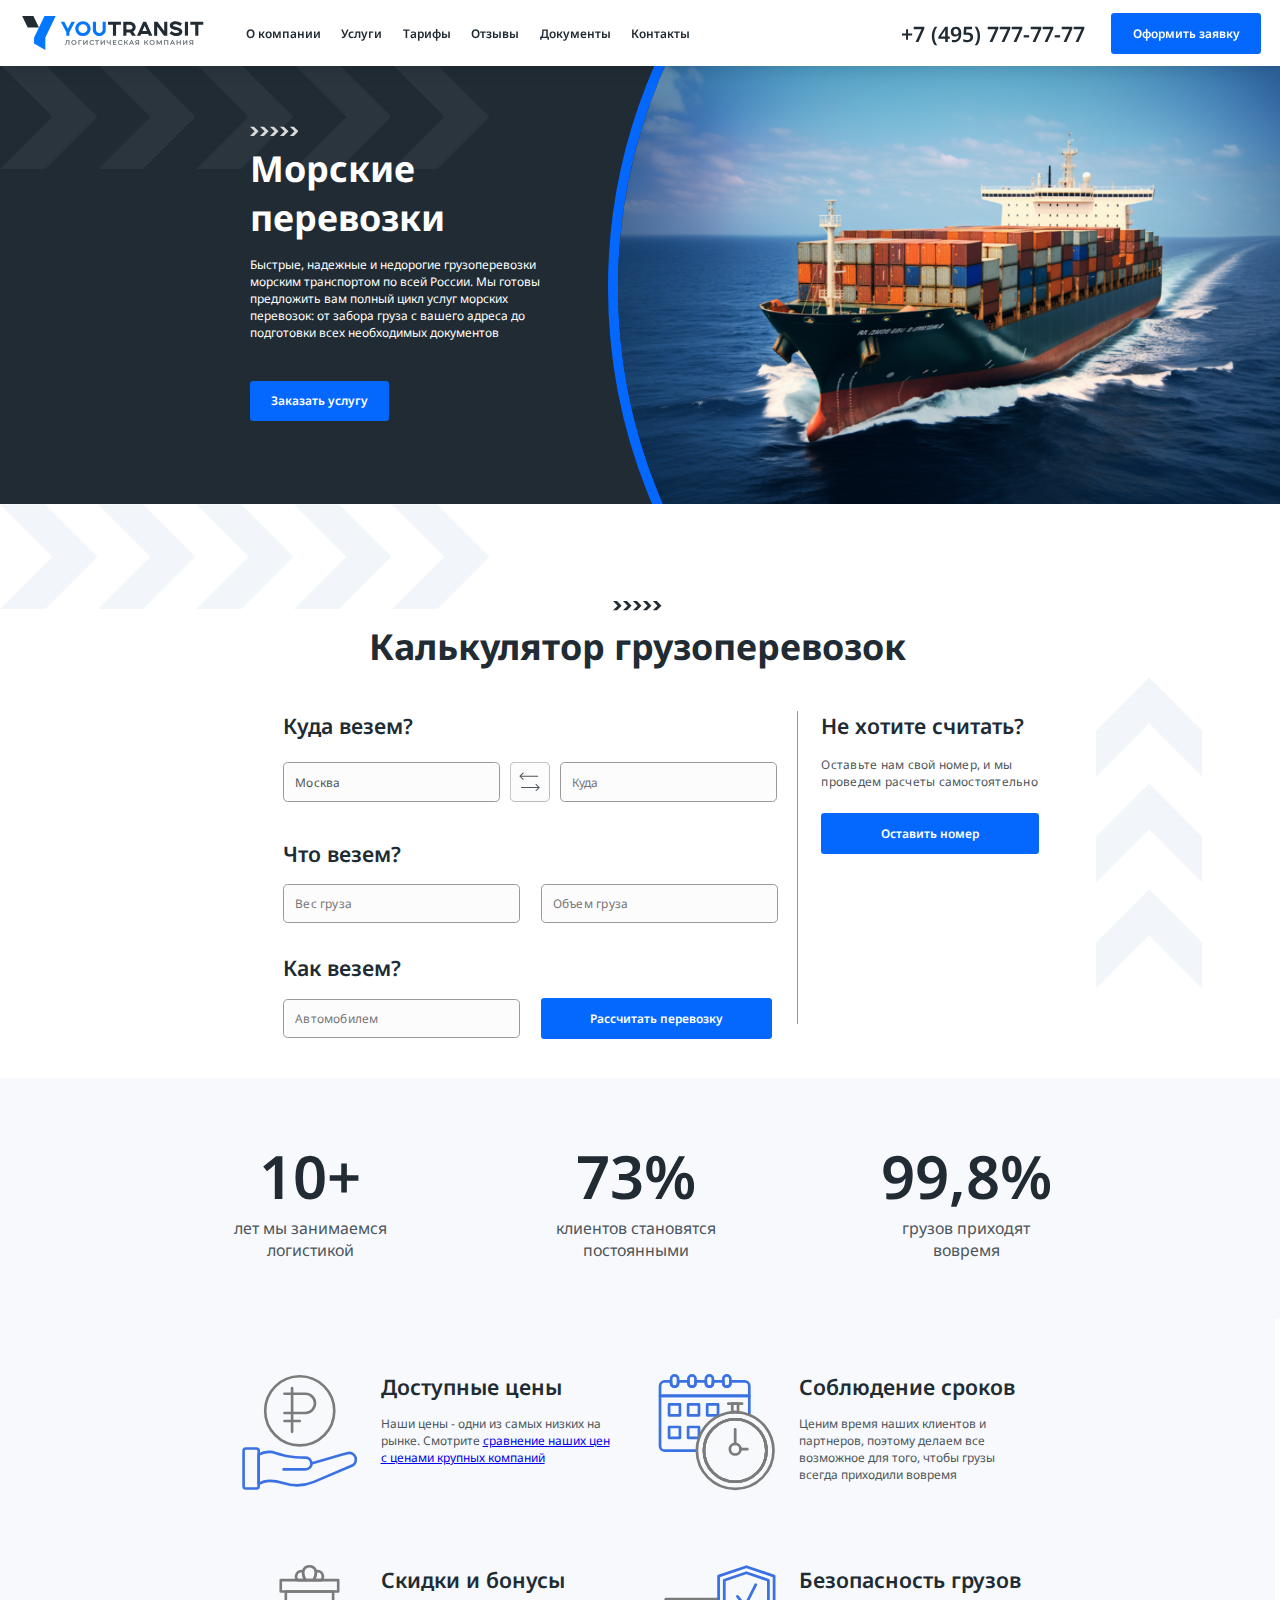
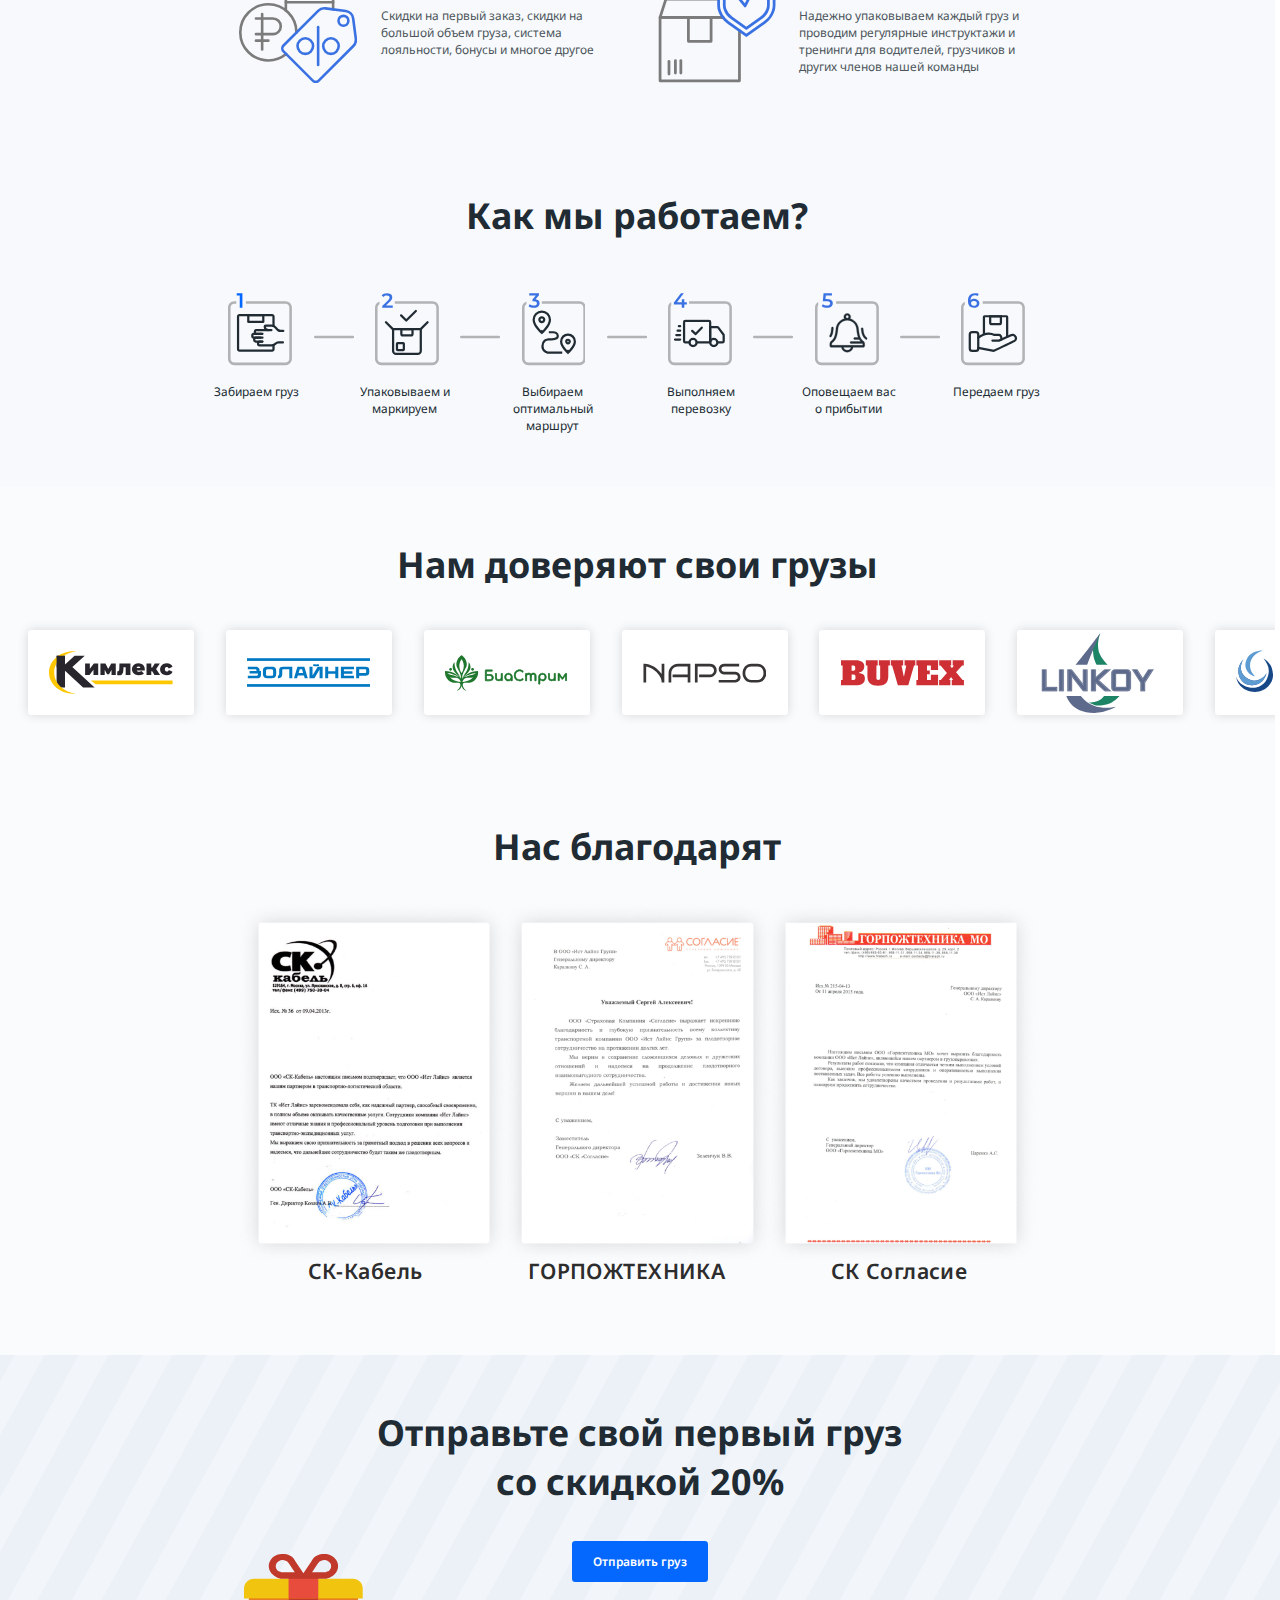
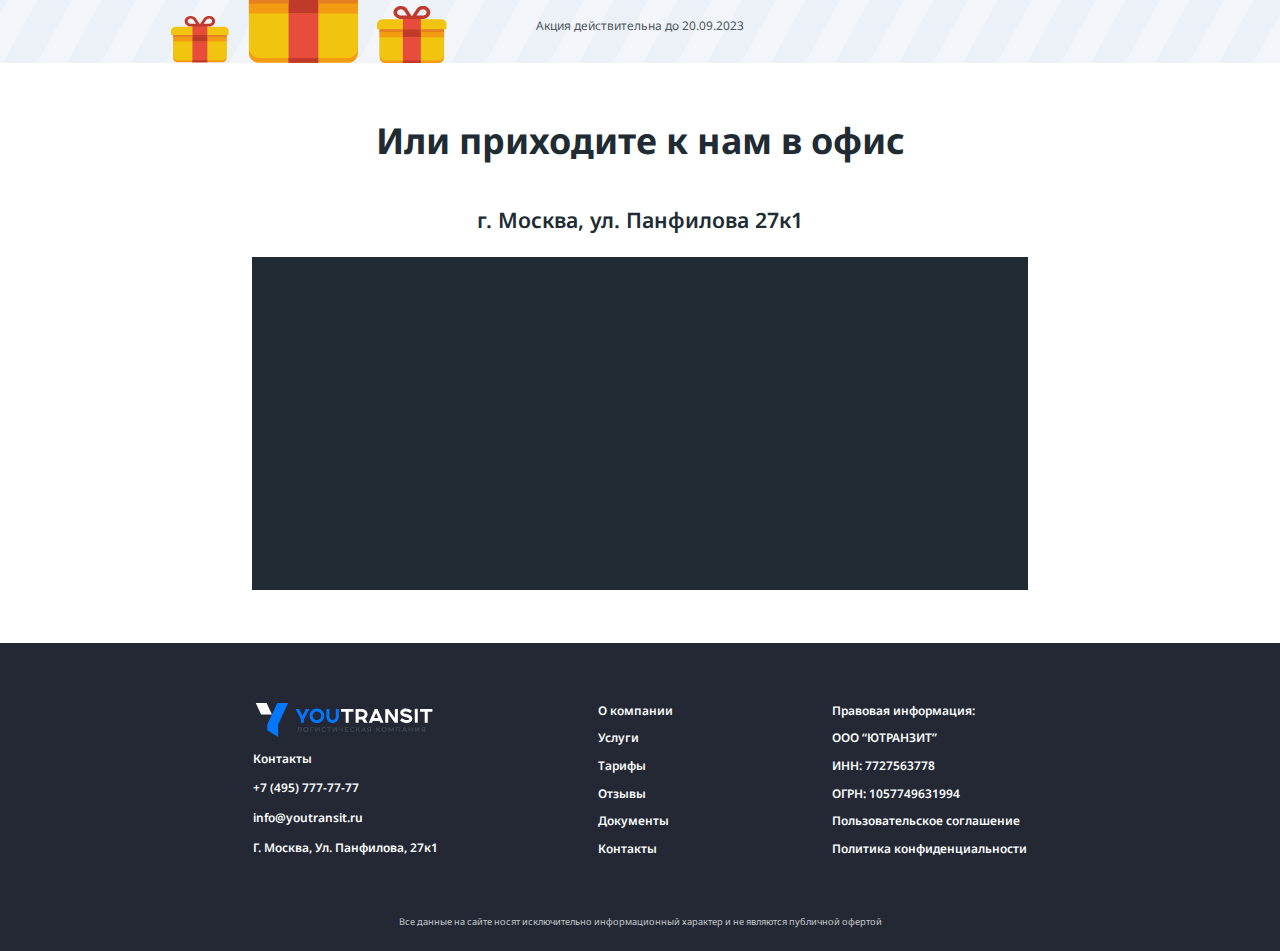
<file: Pages/Boat/boat.html>
<!DOCTYPE html>
<html lang="en">
<head>
    <meta charset="UTF-8">
    <title>Sea</title>
    <link rel="stylesheet" href="boat.css">
    <script src="https://api-maps.yandex.ru/v3/?apikey=6abfb373-f5e1-4530-9eb8-a45239ecb4ba&lang=ru_RU"></script>

    <script>
        window.map = null
        const LOCATION = {center: [37.416817, 55.857392], zoom: 13}


        const POINTS = [
            {
                coordinates: [37.416817, 55.857392],
                color: '#0468FF',
            },
        ]

        main()

        async function main() {
            await ymaps3.ready
            const {YMap, YMapDefaultSchemeLayer, YMapMarker, YMapControls, YMapDefaultFeaturesLayer} = ymaps3

            const {YMapZoomControl} = await ymaps3.import('@yandex/ymaps3-controls@0.0.1')
            const {YMapDefaultMarker} = await ymaps3.import('@yandex/ymaps3-markers@0.0.1')

            map = new YMap(document.getElementById('map'), {location: LOCATION})

            map.addChild((scheme = new YMapDefaultSchemeLayer()))
            map.addChild(new YMapControls({position: 'right'}).addChild(new YMapZoomControl({})))
            map.addChild(new YMapDefaultFeaturesLayer({id: 'features'}))

            POINTS.forEach((point) => {
                if (point.element) {
                    map.addChild(new YMapMarker(point, point.element(point)))
                } else {
                    map.addChild(new YMapDefaultMarker(point))
                }
            })


        }
    </script>
</head>
<body>
<header>
    <div class="mobileHeader">
        <div class="mobileHeaderLogo" onclick="window.location.href = '../../index.html'">
            <svg xmlns="http://www.w3.org/2000/svg" width="51" height="54" viewBox="0 0 51 54" fill="none"
                 class="mobileHeaderLogoIcon">
                <path d="M25.4399 18.5042L17.0143 0.543945H0L8.42565 18.5042H25.4399Z" fill="#202B33"/>
                <path d="M50.8794 0.543945H33.8651L18.0312 34.2958V43.0293L35.1492 53.3453V34.2958H35.0455L50.8794 0.543945Z"
                      fill="#0477FF"/>
            </svg>
            <div class="mobileHeaderLogoLabels">
                <svg xmlns="http://www.w3.org/2000/svg" width="223" height="24" viewBox="0 0 223 24" fill="none"
                     class="mobileHeaderLogoName">
                    <path d="M11.2135 11.9391L5.66224 0.895264H0.140625L8.79347 17.5709V23.0953H13.6335V17.5709L22.316 0.895264H16.8289L11.2135 11.9391Z"
                          fill="#0477FF"/>
                    <path d="M34.7928 0.171875C28.1995 0.171875 22.8359 5.46178 22.8359 11.9679C22.8359 18.5034 28.1995 23.8226 34.7928 23.8226C41.3862 23.8226 46.7498 18.5034 46.7498 11.9679C46.7498 5.46178 41.3862 0.171875 34.7928 0.171875ZM34.7928 19.0309C30.8862 19.0309 27.7106 15.8609 27.7106 11.9679C27.7106 8.12383 30.8862 4.99287 34.7928 4.99287C38.6995 4.99287 41.8751 8.11894 41.8751 11.9679C41.8751 15.8609 38.6995 19.0309 34.7928 19.0309Z"
                          fill="#0477FF"/>
                    <path d="M65.6019 13.7715C65.6019 16.668 63.2707 19.0272 60.4062 19.0272C57.5417 19.0272 55.2106 16.668 55.2106 13.7715V0.891113H50.3359V13.7715C50.3359 19.3105 54.85 23.8189 60.4013 23.8189C65.9525 23.8189 70.4666 19.3105 70.4666 13.7715V0.891113H65.592V13.7715H65.6019Z"
                          fill="#0477FF"/>
                    <path d="M74.0391 5.68206H81.714V23.0953H86.5886V5.68206H94.2636V0.895264H74.0391V5.68206Z"
                          fill="#202B33"/>
                    <path d="M117.297 9.52615C117.297 4.76866 113.148 0.895264 108.051 0.895264H97.9219V23.0953H102.767V18.1522H108.308L111.78 23.0953H117.732L113.222 16.6868C115.781 15.0603 117.297 12.408 117.297 9.52615ZM102.767 5.62345H107.963C110.412 5.62345 112.427 7.37698 112.457 9.52615C112.457 11.6949 110.467 13.4582 108.027 13.4582H102.772V5.62345H102.767Z"
                          fill="#202B33"/>
                    <path d="M129.094 0.895264L119.32 23.0953H124.63L125.785 20.3844H136.828L138.048 23.0953H143.358L133.519 0.895264H129.094ZM134.863 15.7148H127.785L131.322 7.42094L134.863 15.7148Z"
                          fill="#202B33"/>
                    <path d="M161.891 15.5194L151.317 0.895264H146.141V23.0953H150.986V8.50041L161.555 23.0953H166.731V0.895264H161.891V15.5194Z"
                          fill="#202B33"/>
                    <path d="M180.305 9.1889C177.871 8.53926 175.574 7.9287 175.574 6.93226C175.574 5.96025 176.972 4.95892 179.308 4.95892C180.824 4.95892 183.338 5.39854 186.691 7.4891L187.007 7.68448L189.709 3.62547L189.388 3.42031C185.995 1.26136 182.696 0.167236 179.584 0.167236C174.507 0.167236 170.675 3.14189 170.675 7.07879C170.675 11.6946 175.865 13.077 180.034 14.1857C182.819 14.9282 185.452 15.6267 185.452 17.048C185.452 17.8638 184.005 18.9921 181.293 18.9921C178.987 18.9921 176.354 17.981 173.47 15.9881L173.159 15.7732L170.25 19.8224L170.571 20.0373C174.26 22.5382 177.821 23.8082 181.145 23.8082C186.4 23.8082 190.361 20.8726 190.361 16.9845C190.346 11.8656 184.543 10.3172 180.305 9.1889Z"
                          fill="#202B33"/>
                    <path d="M199.087 0.895264H194.242V23.0953H199.087V0.895264Z" fill="#202B33"/>
                    <path d="M202.766 0.895264V5.68206H210.441V23.0953H215.315V5.68206H222.99V0.895264H202.766Z"
                          fill="#202B33"/>
                </svg>
                <svg xmlns="http://www.w3.org/2000/svg" width="225" height="10" viewBox="0 0 225 10" fill="none"
                     class="mobileHeaderLogoLabel">
                    <path d="M8.69444 0.856445V0.731445H8.56944H3.2108H3.08996L3.08587 0.852217L2.97231 4.20725C2.93293 5.10749 2.85924 5.82853 2.75709 6.3673L2.75706 6.3675C2.65494 6.91096 2.50198 7.29302 2.31317 7.52866C2.12918 7.75829 1.89326 7.87257 1.60075 7.87257C1.48742 7.87257 1.37329 7.85915 1.25321 7.83175L1.11424 7.80003L1.10094 7.94195L1.0318 8.67951L1.02175 8.78669L1.12625 8.81252C1.35343 8.86869 1.57587 8.89433 1.78842 8.89433C2.29532 8.89433 2.71068 8.71511 3.02274 8.36391C3.32968 8.01848 3.5483 7.50103 3.68873 6.83141C3.82908 6.16217 3.91838 5.27995 3.95801 4.19713L3.95802 4.1968L4.04282 1.69947H7.61966V8.69118V8.81618H7.74466H8.56944H8.69444V8.69118V0.856445Z"
                          fill="#4C555B" stroke="#4C555B" stroke-width="0.25"/>
                    <path d="M20.4751 2.66318L20.4749 2.6628C20.1029 2.03791 19.5925 1.54325 18.9403 1.19051C18.2883 0.837857 17.5613 0.662598 16.7572 0.662598C15.9525 0.662598 15.2205 0.842972 14.5638 1.20044C13.9074 1.55774 13.3969 2.0472 13.0247 2.67257C12.6517 3.29914 12.4688 4.0005 12.4688 4.77335C12.4688 5.54678 12.6569 6.24772 13.0243 6.87346C13.392 7.49974 13.9079 7.98917 14.5638 8.34624C15.2215 8.70421 15.9537 8.87432 16.7572 8.87432C17.5613 8.87432 18.2883 8.69906 18.9403 8.3464L18.9407 8.3462C19.5873 7.9937 20.1027 7.49931 20.4749 6.87411C20.8476 6.2479 21.0357 5.54175 21.0357 4.76846C21.0357 3.99492 20.8475 3.29387 20.4751 2.66318ZM19.5331 3.17491L19.5334 3.17537C19.8079 3.64815 19.9461 4.18303 19.9461 4.77335C19.9461 5.36327 19.8081 5.89345 19.5332 6.37154C19.2582 6.84501 18.8748 7.21966 18.3907 7.48718C17.9069 7.75458 17.36 7.89164 16.7522 7.89164C16.1446 7.89164 15.5975 7.75463 15.1084 7.48693C14.6192 7.21921 14.2359 6.84928 13.9561 6.37096L13.9558 6.3705C13.6768 5.89815 13.5386 5.36364 13.5386 4.77335C13.5386 4.18345 13.6767 3.65362 13.956 3.17595C14.2361 2.70187 14.6197 2.32721 15.1084 2.05976C15.5975 1.79206 16.1446 1.65504 16.7522 1.65504C17.36 1.65504 17.9069 1.79211 18.3907 2.05951L18.3912 2.05976C18.8799 2.32725 19.2582 2.69682 19.5331 3.17491Z"
                          fill="#4C555B" stroke="#4C555B" stroke-width="0.25"/>
                    <path d="M25.8873 8.691L25.8776 1.69947H29.8452H29.9702H29.9751V1.57447H30.0952V0.856445V0.731445H29.9702H24.9375H24.8125V0.856445V8.69118V8.81618H24.9375H25.7623H25.8875L25.8873 8.691Z"
                          fill="#4C555B" stroke="#4C555B" stroke-width="0.25"/>
                    <path d="M33.4531 0.731445H33.3281V0.856445V8.68629V8.81129H33.4531H34.2137H34.2746L34.3122 8.76331L39.156 2.57209V8.69118V8.81618H39.281H40.1057H40.2307V8.69118V0.856445V0.731445H40.1057H39.3451H39.2841L39.2466 0.77953L34.4029 6.98466V0.856445V0.731445H34.2779H33.4531Z"
                          fill="#4C555B" stroke="#4C555B" stroke-width="0.25"/>
                    <path d="M51.2656 2.02434L51.3524 1.93844L51.2685 1.84963C50.9049 1.46468 50.4695 1.1711 49.954 0.969163C49.4393 0.767565 48.8804 0.66748 48.2786 0.66748C47.4746 0.66748 46.7426 0.842693 46.0905 1.19541C45.4383 1.54815 44.9279 2.0428 44.5559 2.66769C44.1829 3.29438 44 4.00067 44 4.77335C44 5.54623 44.183 6.24735 44.5556 6.87849C44.9228 7.50387 45.4334 7.99859 46.0855 8.35128C46.7375 8.70392 47.4641 8.87898 48.2671 8.88897V8.88898H48.2687C48.8713 8.88898 49.43 8.78373 49.9486 8.58257C50.4695 8.38057 50.9102 8.08187 51.2691 7.69643L51.3518 7.60767L51.2656 7.52237L50.7322 6.99483L50.6429 6.90651L50.555 6.99624C49.9682 7.59532 49.221 7.89654 48.3033 7.89654C47.6957 7.89654 47.1487 7.75958 46.6548 7.48714C46.1602 7.21436 45.7767 6.84412 45.497 6.37051C45.2179 5.898 45.0797 5.36833 45.0797 4.77823C45.0797 4.18813 45.2179 3.65847 45.497 3.18596C45.7767 2.71236 46.1602 2.34211 46.6548 2.06934C47.1487 1.7969 47.6957 1.65993 48.3033 1.65993C49.2164 1.65993 49.9639 1.95652 50.5557 2.55116L50.6436 2.63948L50.7322 2.55186L51.2656 2.02434Z"
                          fill="#4C555B" stroke="#4C555B" stroke-width="0.25"/>
                    <path d="M60.0208 1.57447H60.1409V0.856445V0.731445H60.0159H53.625H53.5V0.856445V1.57447V1.69947H53.625H56.2855V8.69118V8.81618H56.4105H57.2353H57.3603V8.69118V1.69947H59.8909H60.0159H60.0208V1.57447Z"
                          fill="#4C555B" stroke="#4C555B" stroke-width="0.25"/>
                    <path d="M63.5312 0.731445H63.4062V0.856445V8.68629V8.81129H63.5312H64.2918H64.3527L64.3903 8.76331L69.2341 2.57209V8.69118V8.81618H69.3591H70.1839H70.3089V8.69118V0.856445V0.731445H70.1839H69.4233H69.3623L69.3247 0.77953L64.481 6.98466V0.856445V0.731445H64.356H63.5312Z"
                          fill="#4C555B" stroke="#4C555B" stroke-width="0.25"/>
                    <path d="M80.2575 8.81618H80.3825V8.69118V0.986335V0.861335V0.856445H80.2575V0.736335H79.4426H79.3176V0.861335V4.62964C78.5372 4.97696 77.7695 5.14703 77.0226 5.14703C76.3452 5.14703 75.8401 4.9856 75.4849 4.67485C75.1317 4.36585 74.9498 3.93401 74.9498 3.3573V0.861335V0.736335H74.8248H74H73.875V0.861335V3.44524C73.875 4.28026 74.1426 4.94278 74.6935 5.42022L74.6941 5.42066C75.2421 5.89038 75.9955 6.11994 76.9435 6.11994C77.7128 6.11994 78.5057 5.95869 79.3176 5.63467V8.69118V8.81618H79.4426H80.2575Z"
                          fill="#4C555B" stroke="#4C555B" stroke-width="0.25"/>
                    <path d="M90.6944 7.97316V7.84816H90.5694H85.9333V5.187H89.9026H90.0276V5.062V4.35863V4.23363H89.9026H85.9333V1.69947H90.4015H90.5265V1.57447V0.856445V0.731445H90.4015H84.9688H84.8438V0.856445V8.69118V8.81618H84.9688H90.5694H90.6944V8.69118V7.97316Z"
                          fill="#4C555B" stroke="#4C555B" stroke-width="0.25"/>
                    <path d="M100.883 2.0241L100.97 1.93819L100.886 1.84939C100.522 1.46444 100.087 1.17085 99.5711 0.968918C99.0565 0.767321 98.4976 0.667236 97.8957 0.667236C97.0917 0.667236 96.3598 0.842449 95.7076 1.19517C95.0555 1.54791 94.5451 2.04255 94.1731 2.66744C93.8001 3.29414 93.6172 4.00043 93.6172 4.77311C93.6172 5.54599 93.8001 6.24711 94.1728 6.87825C94.54 7.50363 95.0506 7.99835 95.7027 8.35104C96.3547 8.70367 97.0812 8.87873 97.8843 8.88872V8.88873H97.8859C98.4885 8.88873 99.0471 8.78349 99.5658 8.58233C100.087 8.38033 100.527 8.08163 100.886 7.69619L100.969 7.60742L100.883 7.52212L100.349 6.99459L100.26 6.90627L100.172 6.996C99.5853 7.59508 98.8382 7.8963 97.9204 7.8963C97.3129 7.8963 96.7659 7.75933 96.272 7.48689C95.7774 7.21411 95.3939 6.84387 95.1142 6.37026C94.8351 5.89776 94.6969 5.36808 94.6969 4.77798C94.6969 4.18789 94.8351 3.65823 95.1142 3.18572C95.3939 2.71211 95.7774 2.34187 96.272 2.06909C96.7659 1.79665 97.3129 1.65969 97.9204 1.65969C98.8336 1.65969 99.5811 1.95628 100.173 2.55092L100.261 2.63924L100.349 2.55162L100.883 2.0241Z"
                          fill="#4C555B" stroke="#4C555B" stroke-width="0.25"/>
                    <path d="M105.37 8.81103H105.495V8.68603V5.22093H107.121L109.874 8.76274L109.911 8.81103H109.973H110.936H111.19L111.035 8.60964L107.982 4.6564L110.867 0.927803L111.022 0.726318H110.768H109.864H109.802L109.765 0.775455L107.12 4.23825H105.495V0.851318V0.726318H105.37H104.555H104.43V0.851318V8.68603V8.81103H104.555H105.37Z"
                          fill="#4C555B" stroke="#4C555B" stroke-width="0.25"/>
                    <path d="M113.885 8.81103H113.965L113.999 8.73767L114.914 6.72047H119.163L120.083 8.73789L120.116 8.81103H120.197H121.081H121.276L121.194 8.6336L117.574 0.798887L117.541 0.726318H117.461H116.636H116.556L116.522 0.798887L112.902 8.6336L112.82 8.81103H113.016H113.885ZM115.328 5.8013L117.036 2.02417L118.744 5.8013H115.328Z"
                          fill="#4C555B" stroke="#4C555B" stroke-width="0.25"/>
                    <path d="M129.875 8.81617H130V8.69117V0.856437V0.851562V0.726562H129.875H126.798C125.819 0.726562 125.026 0.976537 124.435 1.48452C123.839 1.99634 123.547 2.71783 123.547 3.62595C123.547 4.28116 123.705 4.84512 124.034 5.30504C124.329 5.72774 124.743 6.02835 125.269 6.21316L123.57 8.61406L123.43 8.81128H123.672H124.566H124.631L124.668 8.75765L126.291 6.42406C126.458 6.43842 126.59 6.4423 126.685 6.4423H128.925V8.69117V8.81617H129.05H129.875ZM126.754 5.48894C126.041 5.48894 125.518 5.31749 125.169 4.99894C124.821 4.6817 124.641 4.2258 124.641 3.60641C124.641 2.9684 124.83 2.50446 125.2 2.18745C125.575 1.87062 126.111 1.69946 126.833 1.69946H128.925V5.48894H126.754Z"
                          fill="#4C555B" stroke="#4C555B" stroke-width="0.25"/>
                    <path d="M140.401 8.81103H140.526V8.68603V5.22093H142.152L144.905 8.76274L144.943 8.81103H145.004H145.967H146.221L146.066 8.60964L143.013 4.6564L145.898 0.927803L146.054 0.726318H145.799H144.895H144.833L144.796 0.775455L142.152 4.23825H140.526V0.851318V0.726318H140.401H139.586H139.461V0.851318V8.68603V8.81103H139.586H140.401Z"
                          fill="#4C555B" stroke="#4C555B" stroke-width="0.25"/>
                    <path d="M156.475 2.66318L156.475 2.6628C156.103 2.03792 155.593 1.54325 154.94 1.19051C154.288 0.837856 153.561 0.662598 152.757 0.662598C151.953 0.662598 151.221 0.842972 150.564 1.20044C149.907 1.55774 149.397 2.0472 149.025 2.67257C148.652 3.29913 148.469 4.0005 148.469 4.77335C148.469 5.54606 148.652 6.2473 149.024 6.87378C149.392 7.49991 149.908 7.98924 150.564 8.34624C151.222 8.70421 151.954 8.87432 152.757 8.87432C153.561 8.87432 154.288 8.69906 154.94 8.3464L154.941 8.3462C155.587 7.9937 156.103 7.49931 156.475 6.87411C156.848 6.2479 157.036 5.54175 157.036 4.76846C157.036 3.99492 156.848 3.29387 156.475 2.66318ZM155.533 3.17491L155.533 3.17537C155.808 3.64815 155.946 4.18303 155.946 4.77335C155.946 5.36327 155.808 5.89345 155.533 6.37154C155.258 6.84502 154.875 7.21966 154.391 7.48718C153.907 7.75458 153.36 7.89164 152.752 7.89164C152.145 7.89164 151.597 7.75463 151.108 7.48693C150.619 7.21921 150.236 6.84928 149.956 6.37096L149.956 6.3705C149.677 5.89815 149.539 5.36364 149.539 4.77335C149.539 4.18345 149.677 3.65362 149.956 3.17595C150.236 2.70187 150.62 2.32721 151.108 2.05976C151.597 1.79206 152.145 1.65504 152.752 1.65504C153.36 1.65504 153.907 1.79211 154.391 2.05951L154.391 2.05976C154.88 2.32725 155.258 2.69681 155.533 3.17491Z"
                          fill="#4C555B" stroke="#4C555B" stroke-width="0.25"/>
                    <path d="M169.306 0.856445V0.731445H169.181H168.49H168.418L168.382 0.793185L165.082 6.41792L161.752 0.792777L161.716 0.731445H161.645H160.953H160.828V0.856445V8.69118V8.81618H160.953H161.758H161.883V8.69118V2.91361L164.762 7.75859L164.798 7.81974H164.87H165.265H165.336L165.372 7.75829L168.251 2.88198V8.69118V8.81618H168.376H169.181H169.306V8.69118V0.856445Z"
                          fill="#4C555B" stroke="#4C555B" stroke-width="0.25"/>
                    <path d="M180.67 0.856445V0.731445H180.545H173.883H173.758V0.856445V8.69118V8.81618H173.883H174.708H174.833V8.69118V1.69947H179.596V8.69118V8.81618H179.721H180.545H180.67V8.69118V0.856445Z"
                          fill="#4C555B" stroke="#4C555B" stroke-width="0.25"/>
                    <path d="M184.963 8.81128H185.044L185.077 8.73791L185.992 6.72072H190.241L191.161 8.73814L191.194 8.81128H191.275H192.159H192.354L192.272 8.63385L188.652 0.799131L188.619 0.726562H188.539H187.714H187.634L187.6 0.799131L183.98 8.63385L183.898 8.81128H184.094H184.963ZM186.406 5.80154L188.114 2.02442L189.822 5.80154H186.406Z"
                          fill="#4C555B" stroke="#4C555B" stroke-width="0.25"/>
                    <path d="M202.446 0.856445V0.731445H202.321H201.496H201.371V0.856445V4.22386H196.668V0.856445V0.731445H196.543H195.703H195.578V0.856445V8.69118V8.81618H195.703H196.543H196.668V8.69118V5.20166H201.371V8.69118V8.81618H201.496H202.321H202.446V8.69118V0.856445Z"
                          fill="#4C555B" stroke="#4C555B" stroke-width="0.25"/>
                    <path d="M207.031 0.731445H206.906V0.856445V8.68629V8.81129H207.031H207.792H207.853L207.89 8.76331L212.734 2.57209V8.69118V8.81618H212.859H213.684H213.809V8.69118V0.856445V0.731445H213.684H212.923H212.862L212.825 0.77953L207.981 6.98466V0.856445V0.731445H207.856H207.031Z"
                          fill="#4C555B" stroke="#4C555B" stroke-width="0.25"/>
                    <path d="M224 8.81617H224.125V8.69117V0.856437V0.851562V0.726562H224H220.923C219.944 0.726562 219.151 0.976537 218.56 1.48452C217.964 1.99634 217.672 2.71783 217.672 3.62595C217.672 4.28116 217.83 4.84512 218.159 5.30504C218.454 5.72774 218.868 6.02835 219.394 6.21316L217.695 8.61406L217.555 8.81128H217.797H218.691H218.756L218.793 8.75765L220.416 6.42406C220.583 6.43842 220.715 6.4423 220.81 6.4423H223.05V8.69117V8.81617H223.175H224ZM218.766 3.60737H218.766V3.60641C218.766 2.96839 218.955 2.50445 219.325 2.18744C219.7 1.87062 220.236 1.69946 220.958 1.69946H223.05V5.48894H220.879C220.166 5.48894 219.643 5.31749 219.294 4.99894C218.945 4.68128 218.762 4.22522 218.766 3.60737Z"
                          fill="#4C555B" stroke="#4C555B" stroke-width="0.25"/>
                </svg>
            </div>
        </div>
        <button class="mobileHeaderButton">Оформить заявку</button>
        <div class="mobileHeaderBurgerIcon">
            <svg xmlns="http://www.w3.org/2000/svg" width="36" height="36" viewBox="0 0 36 36" fill="none"
                 class="mobileHeaderBurgerSvg" id="mobileHeaderBurgerSvg">
                <path d="M10 12H26" stroke="#4C555B" id="firstLine"/>
                <path d="M10 18H26" stroke="#4C555B" id="secondLine"/>
                <path d="M10 24H26" stroke="#4C555B" id="thirdLine"/>
            </svg>
        </div>
        <div class="navMenu" id="navMenu">
            <div class="navMenuItem">
                <a href="../About/about.html" class="navMenuLabel">О компании</a>
            </div>
            <div class="navMenuItem">
                <a href="../Services/services.html" class="navMenuLabel">Услуги</a>
            </div>
            <div class="navMenuItem">
                <a href="../Tariffs/tariffs.html" class="navMenuLabel">Тарифы</a>

            </div>
            <div class="navMenuItem">
                <a href="../Reviews/reviews.html" class="navMenuLabel">Отзывы</a>

            </div>
            <div class="navMenuItem">
                <a href="../Docs/docs.html" class="navMenuLabel">Документы</a>

            </div>
            <div class="navMenuItem">
                <a href="../Contacts/contacts.html" class="navMenuLabel">Контакты</a>

            </div>
        </div>
    </div>
    <div class="primary">
        <div class="primaryFirstBlock">
            <div class="logo" onclick="window.location.href = '../../index.html'">
                <svg xmlns="http://www.w3.org/2000/svg" width="100%" height="102%" viewBox="0 0 51 52" fill="none"
                     class="logoImg">
                    <path d="M25.4399 17.5623L17.0143 0H0L8.42565 17.5623H25.4399Z" fill="#202B33"/>
                    <path d="M50.8794 0H33.8651L18.0312 33.0039V41.5438L35.1492 51.6312V33.0039H35.0455L50.8794 0Z"
                          fill="#0477FF"/>
                </svg>
                <div class="logoContainer">
                    <svg xmlns="http://www.w3.org/2000/svg" width="80%" height="50%" viewBox="0 0 223 24" fill="none"
                         class="logoText">
                        <path d="M11.2135 11.9876L5.66224 1.18848H0.140625L8.79347 17.4946V22.8965H13.6335V17.4946L22.316 1.18848H16.8289L11.2135 11.9876Z"
                              fill="#0477FF"/>
                        <path d="M34.7928 0.481201C28.1995 0.481201 22.8359 5.65387 22.8359 12.0158C22.8359 18.4065 28.1995 23.6078 34.7928 23.6078C41.3862 23.6078 46.7498 18.4065 46.7498 12.0158C46.7498 5.65387 41.3862 0.481201 34.7928 0.481201ZM34.7928 18.9223C30.8862 18.9223 27.7106 15.8225 27.7106 12.0158C27.7106 8.25693 30.8862 5.19535 34.7928 5.19535C38.6995 5.19535 41.8751 8.25215 41.8751 12.0158C41.8751 15.8225 38.6995 18.9223 34.7928 18.9223Z"
                              fill="#0477FF"/>
                        <path d="M65.6019 13.7793C65.6019 16.6116 63.2707 18.9185 60.4062 18.9185C57.5417 18.9185 55.2106 16.6116 55.2106 13.7793V1.18433H50.3359V13.7793C50.3359 19.1956 54.85 23.604 60.4013 23.604C65.9525 23.604 70.4666 19.1956 70.4666 13.7793V1.18433H65.592V13.7793H65.6019Z"
                              fill="#0477FF"/>
                        <path d="M74.0391 5.86919H81.714V22.8965H86.5886V5.86919H94.2636V1.18848H74.0391V5.86919Z"
                              fill="#202B33"/>
                        <path d="M117.297 9.6281C117.297 4.97603 113.148 1.18848 108.051 1.18848H97.9219V22.8965H102.767V18.063H108.308L111.78 22.8965H117.732L113.222 16.6301C115.781 15.0396 117.297 12.4461 117.297 9.6281ZM102.767 5.81188H107.963C110.412 5.81188 112.427 7.52655 112.457 9.6281C112.457 11.7487 110.467 13.473 108.027 13.473H102.772V5.81188H102.767Z"
                              fill="#202B33"/>
                        <path d="M129.094 1.18848L119.32 22.8965H124.63L125.785 20.2457H136.828L138.048 22.8965H143.358L133.519 1.18848H129.094ZM134.863 15.6796H127.785L131.322 7.56954L134.863 15.6796Z"
                              fill="#202B33"/>
                        <path d="M161.891 15.4885L151.317 1.18848H146.141V22.8965H150.986V8.62508L161.555 22.8965H166.731V1.18848H161.891V15.4885Z"
                              fill="#202B33"/>
                        <path d="M180.305 9.29829C177.871 8.66305 175.574 8.06602 175.574 7.09167C175.574 6.14119 176.972 5.16206 179.308 5.16206C180.824 5.16206 183.338 5.59193 186.691 7.63617L187.007 7.82721L189.709 3.85815L189.388 3.65754C185.995 1.54644 182.696 0.476562 179.584 0.476562C174.507 0.476562 170.675 3.38529 170.675 7.23495C170.675 11.7485 175.865 13.1002 180.034 14.1844C182.819 14.9104 185.452 15.5934 185.452 16.9833C185.452 17.7809 184.005 18.8842 181.293 18.8842C178.987 18.8842 176.354 17.8955 173.47 15.9468L173.159 15.7367L170.25 19.6962L170.571 19.9063C174.26 22.3518 177.821 23.5936 181.145 23.5936C186.4 23.5936 190.361 20.7231 190.361 16.9212C190.346 11.9157 184.543 10.4016 180.305 9.29829Z"
                              fill="#202B33"/>
                        <path d="M199.087 1.18848H194.242V22.8965H199.087V1.18848Z" fill="#202B33"/>
                        <path d="M202.766 1.18848V5.86919H210.441V22.8965H215.315V5.86919H222.99V1.18848H202.766Z"
                              fill="#202B33"/>
                    </svg>
                    <svg xmlns="http://www.w3.org/2000/svg" width="225" height="9" viewBox="0 0 225 9" fill="none"
                         class="logoDescription">
                        <path d="M8.69444 0.507812V0.382812H8.56944H3.2108H3.09005L3.08587 0.503488L2.97231 3.78414C2.93294 4.66428 2.85927 5.36904 2.75719 5.89552L2.75715 5.89572C2.65513 6.42665 2.50239 6.79949 2.31403 7.02936C2.13043 7.25342 1.89433 7.36568 1.60075 7.36568C1.48719 7.36568 1.37286 7.35253 1.25262 7.3257L1.11447 7.29487L1.10096 7.43577L1.03182 8.15699L1.02147 8.26493L1.12688 8.29042C1.35387 8.3453 1.5761 8.37034 1.78842 8.37034C2.29436 8.37034 2.70946 8.1955 3.02181 7.85178C3.32917 7.51353 3.54806 7.00684 3.68862 6.35149C3.82906 5.69666 3.91837 4.83365 3.95801 3.77467L3.95802 3.77434L4.04273 1.33492H7.61966V8.16892V8.29392H7.74466H8.56944H8.69444V8.16892V0.507812Z"
                              fill="#4C555B" stroke="#4C555B" stroke-width="0.25"/>
                        <path d="M20.4745 2.27198L20.4742 2.2716C20.102 1.66004 19.5913 1.17627 18.9393 0.831432C18.2875 0.486691 17.5609 0.31543 16.7572 0.31543C15.953 0.31543 15.2214 0.491688 14.5649 0.841134C13.9086 1.19043 13.3979 1.66912 13.0253 2.28115C12.652 2.89444 12.4688 3.58114 12.4688 4.33785C12.4688 5.09515 12.6572 5.78142 13.0249 6.39388C13.3929 7.00683 13.9091 7.48549 14.5649 7.83455C15.2223 8.18448 15.9541 8.35071 16.7572 8.35071C17.5609 8.35071 18.2875 8.17944 18.9393 7.8347L18.9397 7.83451C19.5862 7.48991 20.1018 7.0064 20.4742 6.39453C20.8474 5.78161 21.0357 5.09023 21.0357 4.33307C21.0357 3.57566 20.8472 2.88928 20.4745 2.27198ZM19.5337 2.77727L19.534 2.77773C19.8081 3.23942 19.9461 3.76159 19.9461 4.33785C19.9461 4.91373 19.8083 5.43131 19.5338 5.89822C19.2592 6.36063 18.876 6.72688 18.3918 6.98855C17.9077 7.25013 17.3605 7.38427 16.7522 7.38427C16.1441 7.38427 15.5966 7.25017 15.1073 6.98831C14.618 6.72644 14.2349 6.36478 13.9555 5.89761L13.9552 5.89714C13.6766 5.43587 13.5386 4.91409 13.5386 4.33785C13.5386 3.76201 13.6764 3.24479 13.9554 2.77831C14.2351 2.31527 14.6185 1.949 15.1073 1.68739C15.5966 1.42553 16.1441 1.29141 16.7522 1.29141C17.3605 1.29141 17.9077 1.42557 18.3918 1.68715L18.3922 1.68739C18.8811 1.94904 19.2592 2.31033 19.5337 2.77727Z"
                              fill="#4C555B" stroke="#4C555B" stroke-width="0.25"/>
                        <path d="M25.8873 8.16874L25.8776 1.33492H29.8452H29.9702H29.9751V1.20992H30.0952V0.507812V0.382812H29.9702H24.9375H24.8125V0.507812V8.16892V8.29392H24.9375H25.7623H25.8875L25.8873 8.16874Z"
                              fill="#4C555B" stroke="#4C555B" stroke-width="0.25"/>
                        <path d="M33.4531 0.382812H33.3281V0.507812V8.16414V8.28914H33.4531H34.2137H34.2738L34.3113 8.24223L39.156 2.18716V8.16892V8.29392H39.281H40.1057H40.2307V8.16892V0.507812V0.382812H40.1057H39.3451H39.285L39.2475 0.429828L34.4029 6.49851V0.507812V0.382812H34.2779H33.4531Z"
                              fill="#4C555B" stroke="#4C555B" stroke-width="0.25"/>
                        <path d="M51.2646 1.65282L51.3544 1.56597L51.2676 1.47612C50.9038 1.09954 50.4684 0.812524 49.9531 0.615159C49.4386 0.418121 48.88 0.320312 48.2786 0.320312C47.475 0.320312 46.7434 0.49153 46.0915 0.836329C45.4395 1.18116 44.9289 1.66492 44.5566 2.27649C44.1831 2.88991 44 3.58142 44 4.33797C44 5.0947 44.1832 5.78116 44.5562 6.39891C44.9238 7.01098 45.4346 7.4948 46.0865 7.83959C46.7383 8.1843 47.4645 8.35538 48.2672 8.36514V8.36515H48.2687C48.871 8.36515 49.4293 8.2623 49.9478 8.06568C50.4683 7.86826 50.909 7.57624 51.2682 7.19917L51.3537 7.10935L51.2646 7.02311L50.7312 6.50727L50.6429 6.42188L50.556 6.50866C49.9693 7.09427 49.2219 7.38917 48.3033 7.38917C47.6952 7.38917 47.1479 7.25512 46.6538 6.98862C46.159 6.7218 45.7758 6.35984 45.4963 5.89726C45.2176 5.43584 45.0797 4.91877 45.0797 4.34273C45.0797 3.76669 45.2176 3.24964 45.4963 2.78822C45.7758 2.32564 46.159 1.96368 46.6538 1.69686C47.1479 1.43036 47.6952 1.29631 48.3033 1.29631C49.2173 1.29631 49.9651 1.58668 50.5567 2.16796L50.6436 2.25336L50.7312 2.16865L51.2646 1.65282Z"
                              fill="#4C555B" stroke="#4C555B" stroke-width="0.25"/>
                        <path d="M60.0208 1.20992H60.1409V0.507812V0.382812H60.0159H53.625H53.5V0.507812V1.20992V1.33492H53.625H56.2855V8.16892V8.29392H56.4105H57.2353H57.3603V8.16892V1.33492H59.8909H60.0159H60.0208V1.20992Z"
                              fill="#4C555B" stroke="#4C555B" stroke-width="0.25"/>
                        <path d="M63.5312 0.382812H63.4062V0.507812V8.16414V8.28914H63.5312H64.2918H64.3519L64.3894 8.24223L69.2341 2.18716V8.16892V8.29392H69.3591H70.1839H70.3089V8.16892V0.507812V0.382812H70.1839H69.4233H69.3631L69.3256 0.429828L64.481 6.49851V0.507812V0.382812H64.356H63.5312Z"
                              fill="#4C555B" stroke="#4C555B" stroke-width="0.25"/>
                        <path d="M80.2575 8.29392H80.3825V8.16892V0.637593V0.512593V0.507812H80.2575V0.387593H79.4426H79.3176V0.512593V4.19485C78.5374 4.53427 77.7697 4.70054 77.0226 4.70054C76.3446 4.70054 75.8391 4.54249 75.4839 4.23861C75.1311 3.93679 74.9498 3.5156 74.9498 2.95325V0.512593V0.387593H74.8248H74H73.875V0.512593V3.03923C73.875 3.85734 74.1432 4.50626 74.6946 4.97344L74.6951 4.97388C75.2431 5.43317 75.9962 5.65743 76.9435 5.65743C77.7126 5.65743 78.5056 5.49973 79.3176 5.18273V8.16892V8.29392H79.4426H80.2575Z"
                              fill="#4C555B" stroke="#4C555B" stroke-width="0.25"/>
                        <path d="M90.6944 7.46681V7.34181H90.5694H85.9333V4.74517H89.9026H90.0276V4.62017V3.93239V3.80739H89.9026H85.9333V1.33492H90.4015H90.5265V1.20992V0.507812V0.382812H90.4015H84.9688H84.8438V0.507812V8.16892V8.29392H84.9688H90.5694H90.6944V8.16892V7.46681Z"
                              fill="#4C555B" stroke="#4C555B" stroke-width="0.25"/>
                        <path d="M100.882 1.65258L100.972 1.56573L100.885 1.47588C100.521 1.09929 100.086 0.812279 99.5703 0.614915C99.0558 0.417877 98.4972 0.320068 97.8957 0.320068C97.0922 0.320068 96.3606 0.491285 95.7087 0.836085C95.0567 1.18092 94.546 1.66467 94.1737 2.27624C93.8003 2.88966 93.6172 3.58118 93.6172 4.33772C93.6172 5.09446 93.8004 5.78091 94.1734 6.39867C94.541 7.01073 95.0518 7.49456 95.7037 7.83934C96.3555 8.18406 97.0817 8.35513 97.8843 8.3649V8.36491H97.8859C98.4882 8.36491 99.0465 8.26206 99.5649 8.06544C100.086 7.86801 100.526 7.576 100.885 7.19893L100.971 7.1091L100.882 7.02286L100.348 6.50702L100.26 6.42164L100.173 6.50841C99.5865 7.09402 98.8391 7.38892 97.9204 7.38892C97.3124 7.38892 96.7651 7.25487 96.2709 6.98837C95.7762 6.72155 95.3929 6.3596 95.1135 5.89701C94.8348 5.43559 94.6969 4.91853 94.6969 4.34249C94.6969 3.76645 94.8348 3.2494 95.1135 2.78798C95.3929 2.32539 95.7762 1.96344 96.2709 1.69662C96.7651 1.43012 97.3124 1.29607 97.9204 1.29607C98.8345 1.29607 99.5822 1.58643 100.174 2.16771L100.261 2.25311L100.348 2.16841L100.882 1.65258Z"
                              fill="#4C555B" stroke="#4C555B" stroke-width="0.25"/>
                        <path d="M105.37 8.28877H105.495V8.16377V4.77823H107.122L109.875 8.24156L109.912 8.28877H109.973H110.936H111.194L111.034 8.08631L107.984 4.22344L110.866 0.580241L111.026 0.377686H110.768H109.864H109.803L109.765 0.42575L107.121 3.81179H105.495V0.502686V0.377686H105.37H104.555H104.43V0.502686V8.16377V8.28877H104.555H105.37Z"
                              fill="#4C555B" stroke="#4C555B" stroke-width="0.25"/>
                        <path d="M113.885 8.28877H113.965L113.998 8.21637L114.913 6.24454H119.164L120.083 8.2166L120.117 8.28877H120.197H121.081H121.278L121.194 8.11037L117.574 0.449281L117.54 0.377686H117.461H116.636H116.557L116.523 0.449281L112.903 8.11037L112.818 8.28877H113.016H113.885ZM115.33 5.3402L117.036 1.6507L118.742 5.3402H115.33Z"
                              fill="#4C555B" stroke="#4C555B" stroke-width="0.25"/>
                        <path d="M129.875 8.2938H130V8.1688V0.507696V0.50293V0.37793H129.875H126.798C125.819 0.37793 125.027 0.622143 124.436 1.11886C123.84 1.61966 123.547 2.32625 123.547 3.21583C123.547 3.85756 123.705 4.41002 124.035 4.8604C124.329 5.27332 124.742 5.56681 125.267 5.74748L123.571 8.09073L123.427 8.28902H123.672H124.566H124.63L124.668 8.23646L126.29 5.95463C126.458 5.96873 126.59 5.97254 126.685 5.97254H128.925V8.1688V8.2938H129.05H129.875ZM126.754 5.03477C126.041 5.03477 125.517 4.8669 125.168 4.55541C124.82 4.24563 124.641 3.80097 124.641 3.19673C124.641 2.57434 124.829 2.12181 125.199 1.8122C125.574 1.50237 126.11 1.3348 126.833 1.3348H128.925V5.03477H126.754Z"
                              fill="#4C555B" stroke="#4C555B" stroke-width="0.25"/>
                        <path d="M140.401 8.28877H140.526V8.16377V4.77823H142.153L144.906 8.24156L144.944 8.28877H145.004H145.967H146.225L146.065 8.08631L143.015 4.22344L145.897 0.580241L146.057 0.377686H145.799H144.895H144.834L144.797 0.42575L142.152 3.81179H140.526V0.502686V0.377686H140.401H139.586H139.461V0.502686V8.16377V8.28877H139.586H140.401Z"
                              fill="#4C555B" stroke="#4C555B" stroke-width="0.25"/>
                        <path d="M156.474 2.27198L156.474 2.2716C156.102 1.66004 155.591 1.17627 154.939 0.831432C154.288 0.486691 153.561 0.31543 152.757 0.31543C151.953 0.31543 151.221 0.491688 150.565 0.841134C149.909 1.19043 149.398 1.66912 149.025 2.28115C148.652 2.89444 148.469 3.58114 148.469 4.33785C148.469 5.09442 148.652 5.781 149.025 6.39421C149.393 7.007 149.909 7.48555 150.565 7.83455C151.222 8.18448 151.954 8.35071 152.757 8.35071C153.561 8.35071 154.288 8.17944 154.939 7.8347L154.94 7.83451C155.586 7.48991 156.102 7.0064 156.474 6.39453C156.847 5.78161 157.036 5.09023 157.036 4.33307C157.036 3.57566 156.847 2.88928 156.474 2.27198ZM155.534 2.77727L155.534 2.77773C155.808 3.23942 155.946 3.76159 155.946 4.33785C155.946 4.91373 155.808 5.43131 155.534 5.89822C155.259 6.36064 154.876 6.72688 154.392 6.98855C153.908 7.25013 153.361 7.38427 152.752 7.38427C152.144 7.38427 151.597 7.25017 151.107 6.98831C150.618 6.72644 150.235 6.36478 149.956 5.89761L149.955 5.89714C149.677 5.43587 149.539 4.91409 149.539 4.33785C149.539 3.76201 149.676 3.24479 149.955 2.77831C150.235 2.31527 150.619 1.949 151.107 1.68739C151.597 1.42553 152.144 1.29141 152.752 1.29141C153.361 1.29141 153.908 1.42557 154.392 1.68715L154.392 1.68739C154.881 1.94904 155.259 2.31033 155.534 2.77727Z"
                              fill="#4C555B" stroke="#4C555B" stroke-width="0.25"/>
                        <path d="M169.306 0.507812V0.382812H169.181H168.49H168.419L168.383 0.443495L165.082 5.94462L161.752 0.443085L161.715 0.382812H161.645H160.953H160.828V0.507812V8.16892V8.29392H160.953H161.758H161.883V8.16892V2.52082L164.763 7.25947L164.799 7.31956H164.87H165.265H165.335L165.372 7.25917L168.251 2.48988V8.16892V8.29392H168.376H169.181H169.306V8.16892V0.507812Z"
                              fill="#4C555B" stroke="#4C555B" stroke-width="0.25"/>
                        <path d="M180.67 0.507812V0.382812H180.545H173.883H173.758V0.507812V8.16892V8.29392H173.883H174.708H174.833V8.16892V1.33492H179.596V8.16892V8.29392H179.721H180.545H180.67V8.16892V0.507812Z"
                              fill="#4C555B" stroke="#4C555B" stroke-width="0.25"/>
                        <path d="M184.963 8.28902H185.043L185.076 8.21662L185.991 6.24479H190.242L191.162 8.21684L191.195 8.28902H191.275H192.159H192.356L192.272 8.11061L188.652 0.449525L188.618 0.37793H188.539H187.714H187.635L187.601 0.449525L183.981 8.11061L183.896 8.28902H184.094H184.963ZM186.408 5.34044L188.114 1.65094L189.82 5.34044H186.408Z"
                              fill="#4C555B" stroke="#4C555B" stroke-width="0.25"/>
                        <path d="M202.446 0.507812V0.382812H202.321H201.496H201.371V0.507812V3.79783H196.668V0.507812V0.382812H196.543H195.703H195.578V0.507812V8.16892V8.29392H195.703H196.543H196.668V8.16892V4.7595H201.371V8.16892V8.29392H201.496H202.321H202.446V8.16892V0.507812Z"
                              fill="#4C555B" stroke="#4C555B" stroke-width="0.25"/>
                        <path d="M207.031 0.382812H206.906V0.507812V8.16414V8.28914H207.031H207.792H207.852L207.889 8.24223L212.734 2.18716V8.16892V8.29392H212.859H213.684H213.809V8.16892V0.507812V0.382812H213.684H212.923H212.863L212.826 0.429828L207.981 6.49851V0.507812V0.382812H207.856H207.031Z"
                              fill="#4C555B" stroke="#4C555B" stroke-width="0.25"/>
                        <path d="M224 8.2938H224.125V8.1688V0.507696V0.50293V0.37793H224H220.923C219.944 0.37793 219.152 0.622143 218.561 1.11886C217.965 1.61966 217.672 2.32625 217.672 3.21583C217.672 3.85756 217.83 4.41002 218.16 4.8604C218.454 5.27332 218.867 5.56681 219.392 5.74748L217.696 8.09073L217.552 8.28902H217.797H218.691H218.755L218.793 8.23646L220.415 5.95463C220.583 5.96873 220.715 5.97254 220.81 5.97254H223.05V8.1688V8.2938H223.175H224ZM218.766 3.1977H218.766V3.19673C218.766 2.57434 218.954 2.12181 219.324 1.8122C219.699 1.50237 220.235 1.3348 220.958 1.3348H223.05V5.03477H220.879C220.166 5.03477 219.642 4.8669 219.293 4.55541C218.945 4.2452 218.762 3.80038 218.766 3.1977Z"
                              fill="#4C555B" stroke="#4C555B" stroke-width="0.25"/>
                    </svg>
                </div>

            </div>
            <div class="primaryMenu">
                <a class="primaryRef" href="../About/about.html">О компании</a>
                <a class="primaryRef" href="../Services/services.html">Услуги</a>
                <a class="primaryRef" href="../Tariffs/tariffs.html">Тарифы</a>
                <a class="primaryRef" href="../Reviews/reviews.html">Отзывы</a>
                <a class="primaryRef" href="../Docs/docs.html">Документы</a>
                <a class="primaryRef" href="../Contacts/contacts.html">Контакты</a>
            </div>
        </div>
        <div class="primarySecondBlock">
            <div class="primaryNumber">+7 (495) 777-77-77</div>

            <button class="button">
                Оформить заявку
            </button>
        </div>
    </div>
</header>

<div class="mainScreen">
    <div class="bigArrows" style="top: 0; z-index: 0">
        <svg xmlns="http://www.w3.org/2000/svg" width="35%" height="100%" viewBox="0 0 149 159" fill="none"
             class="bigArrow">
            <path fill-rule="evenodd" clip-rule="evenodd"
                  d="M68.5335 0L148.033 79.5L68.5335 159H0.390625L79.8906 79.5L0.390625 0H68.5335Z" fill="#2A353D"/>
        </svg>
        <svg xmlns="http://www.w3.org/2000/svg" width="35%" height="100%" viewBox="0 0 149 159" fill="none"
             class="bigArrow">
            <path fill-rule="evenodd" clip-rule="evenodd"
                  d="M68.5335 0L148.033 79.5L68.5335 159H0.390625L79.8906 79.5L0.390625 0H68.5335Z" fill="#2A353D"/>
        </svg>
        <svg xmlns="http://www.w3.org/2000/svg" width="35%" height="100%" viewBox="0 0 149 159" fill="none"
             class="bigArrow">
            <path fill-rule="evenodd" clip-rule="evenodd"
                  d="M68.5335 0L148.033 79.5L68.5335 159H0.390625L79.8906 79.5L0.390625 0H68.5335Z" fill="#2A353D"/>
        </svg>
        <svg xmlns="http://www.w3.org/2000/svg" width="35%" height="100%" viewBox="0 0 149 159" fill="none"
             class="bigArrow">
            <path fill-rule="evenodd" clip-rule="evenodd"
                  d="M68.5335 0L148.033 79.5L68.5335 159H0.390625L79.8906 79.5L0.390625 0H68.5335Z" fill="#2A353D"/>
        </svg>
        <svg xmlns="http://www.w3.org/2000/svg" width="35%" height="100%" viewBox="0 0 149 159" fill="none"
             class="bigArrow">
            <path fill-rule="evenodd" clip-rule="evenodd"
                  d="M68.5335 0L148.033 79.5L68.5335 159H0.390625L79.8906 79.5L0.390625 0H68.5335Z" fill="#2A353D"/>
        </svg>

    </div>
    <div class="mainScreenBody">
        <div class="smallArrowsWhite">
            <svg xmlns="http://www.w3.org/2000/svg" width="100%" height="100%" viewBox="0 0 73 14" fill="none">
                <path fill-rule="evenodd" clip-rule="evenodd" d="M6 0L13 7L6 14H0L7 7L0 0H6Z" fill="#D9D9D9"/>
                <path fill-rule="evenodd" clip-rule="evenodd" d="M21 0L28 7L21 14H15L22 7L15 0H21Z" fill="#D9D9D9"/>
                <path fill-rule="evenodd" clip-rule="evenodd" d="M36 0L43 7L36 14H30L37 7L30 0H36Z" fill="#D9D9D9"/>
                <path fill-rule="evenodd" clip-rule="evenodd" d="M51 0L58 7L51 14H45L52 7L45 0H51Z" fill="#D9D9D9"/>
                <path fill-rule="evenodd" clip-rule="evenodd" d="M66 0L73 7L66 14H60L67 7L60 0H66Z" fill="#D9D9D9"/>
            </svg>
        </div>
        <h1 class="mainScreenTitle">Морские перевозки</h1>
        <p class="mainScreenDescription">Быстрые, надежные и недорогие грузоперевозки морским транспортом по всей
            России. Мы готовы предложить вам полный цикл услуг морских перевозок: от забора груза с вашего адреса до
            подготовки всех необходимых документов</p>
        <button class="mainScreenButton">Заказать услугу</button>
    </div>
    <div class="mainScreenImg">
        <img src="./img/plane.png" alt="plane" class="planeImg">
    </div>
</div>
<div class="calculator">
    <div class="bigArrows">
        <svg xmlns="http://www.w3.org/2000/svg" width="35%" height="100%" viewBox="0 0 149 159" fill="none"
             class="bigArrow">
            <path fill-rule="evenodd" clip-rule="evenodd"
                  d="M68.5335 0L148.033 79.5L68.5335 159H0.390625L79.8906 79.5L0.390625 0H68.5335Z" fill="#F2F5FA"/>
        </svg>
        <svg xmlns="http://www.w3.org/2000/svg" width="35%" height="100%" viewBox="0 0 149 159" fill="none"
             class="bigArrow">
            <path fill-rule="evenodd" clip-rule="evenodd"
                  d="M68.5335 0L148.033 79.5L68.5335 159H0.390625L79.8906 79.5L0.390625 0H68.5335Z" fill="#F2F5FA"/>
        </svg>
        <svg xmlns="http://www.w3.org/2000/svg" width="35%" height="100%" viewBox="0 0 149 159" fill="none"
             class="bigArrow">
            <path fill-rule="evenodd" clip-rule="evenodd"
                  d="M68.5335 0L148.033 79.5L68.5335 159H0.390625L79.8906 79.5L0.390625 0H68.5335Z" fill="#F2F5FA"/>
        </svg>
        <svg xmlns="http://www.w3.org/2000/svg" width="35%" height="100%" viewBox="0 0 149 159" fill="none"
             class="bigArrow">
            <path fill-rule="evenodd" clip-rule="evenodd"
                  d="M68.5335 0L148.033 79.5L68.5335 159H0.390625L79.8906 79.5L0.390625 0H68.5335Z" fill="#F2F5FA"/>
        </svg>
        <svg xmlns="http://www.w3.org/2000/svg" width="35%" height="100%" viewBox="0 0 149 159" fill="none"
             class="bigArrow">
            <path fill-rule="evenodd" clip-rule="evenodd"
                  d="M68.5335 0L148.033 79.5L68.5335 159H0.390625L79.8906 79.5L0.390625 0H68.5335Z" fill="#F2F5FA"/>
        </svg>

    </div>
    <div class="bigArrowsVertical">
        <svg xmlns="http://www.w3.org/2000/svg" width="169" height="158" viewBox="0 0 169 158" fill="none"
             class="bigArrowVertical">
            <path fill-rule="evenodd" clip-rule="evenodd"
                  d="M168.992 84.7684L84.5119 0.000274658L0.031662 84.7684V157.427L84.5119 72.6586L168.992 157.427V84.7684Z"
                  fill="#F2F5FA"/>
        </svg>
        <svg xmlns="http://www.w3.org/2000/svg" width="169" height="158" viewBox="0 0 169 158" fill="none"
             class="bigArrowVertical">
            <path fill-rule="evenodd" clip-rule="evenodd"
                  d="M168.992 84.7684L84.5119 0.000274658L0.031662 84.7684V157.427L84.5119 72.6586L168.992 157.427V84.7684Z"
                  fill="#F2F5FA"/>
        </svg>
        <svg xmlns="http://www.w3.org/2000/svg" width="169" height="158" viewBox="0 0 169 158" fill="none"
             class="bigArrowVertical">
            <path fill-rule="evenodd" clip-rule="evenodd"
                  d="M168.992 84.7684L84.5119 0.000274658L0.031662 84.7684V157.427L84.5119 72.6586L168.992 157.427V84.7684Z"
                  fill="#F2F5FA"/>
        </svg>

    </div>
    <div class="smallArrows">
        <svg xmlns="http://www.w3.org/2000/svg" width="100%" height="100%" viewBox="0 0 73 14" fill="none">
            <path fill-rule="evenodd" clip-rule="evenodd" d="M6 0L13 7L6 14H0L7 7L0 0H6Z" fill="#202B33"/>
            <path fill-rule="evenodd" clip-rule="evenodd" d="M21 0L28 7L21 14H15L22 7L15 0H21Z" fill="#202B33"/>
            <path fill-rule="evenodd" clip-rule="evenodd" d="M36 0L43 7L36 14H30L37 7L30 0H36Z" fill="#202B33"/>
            <path fill-rule="evenodd" clip-rule="evenodd" d="M51 0L58 7L51 14H45L52 7L45 0H51Z" fill="#202B33"/>
            <path fill-rule="evenodd" clip-rule="evenodd" d="M66 0L73 7L66 14H60L67 7L60 0H66Z" fill="#202B33"/>
        </svg>
    </div>
    <h2 class="calculatorTitle">Калькулятор грузоперевозок</h2>
    <div class="calculatorBodyContainer">
        <div class="calculatorFirstContainer">
            <div class="calculatorBlock">
                <p class="calculatorBlockTitle">Куда везем?</p>
                <div class="calculatorInputs">
                    <input type="text" class="calculatorFirstInput" placeholder="Откуда" value="Москва">
                    <button class="changeButton">
                        <svg xmlns="http://www.w3.org/2000/svg" width="60" height="60" viewBox="0 0 60 60" fill="none"
                             class="changeButtonSvg">
                            <rect x="0.5" y="0.5" width="59" height="59" rx="6.5" fill="#FDFCFD" stroke="#9A999A"/>
                            <path d="M17.1484 37.8223C16.7342 37.8223 16.3984 38.1581 16.3984 38.5723C16.3984 38.9865 16.7342 39.3223 17.1484 39.3223V37.8223ZM44.4645 39.1026C44.7574 38.8097 44.7574 38.3348 44.4645 38.0419L39.6915 33.269C39.3986 32.9761 38.9237 32.9761 38.6309 33.269C38.338 33.5619 38.338 34.0367 38.6309 34.3296L42.8735 38.5723L38.6309 42.8149C38.338 43.1078 38.338 43.5827 38.6309 43.8756C38.9237 44.1685 39.3986 44.1685 39.6915 43.8756L44.4645 39.1026ZM17.1484 39.3223L43.9342 39.3223V37.8223L17.1484 37.8223V39.3223Z"
                                  fill="#4C555B"/>
                            <path d="M41.7891 22.1797C42.2033 22.1797 42.5391 21.8439 42.5391 21.4297C42.5391 21.0155 42.2033 20.6797 41.7891 20.6797V22.1797ZM14.473 20.8994C14.1801 21.1923 14.1801 21.6671 14.473 21.96L19.246 26.733C19.5389 27.0259 20.0138 27.0259 20.3066 26.733C20.5995 26.4401 20.5995 25.9652 20.3066 25.6723L16.064 21.4297L20.3066 17.187C20.5995 16.8942 20.5995 16.4193 20.3066 16.1264C20.0138 15.8335 19.5389 15.8335 19.246 16.1264L14.473 20.8994ZM41.7891 20.6797L15.0033 20.6797V22.1797L41.7891 22.1797V20.6797Z"
                                  fill="#4C555B"/>
                        </svg>
                    </button>
                    <input type="text" class="calculatorFirstInput" placeholder="Куда" id="where">
                </div>
            </div>
            <div class="calculatorBlock">
                <p class="calculatorBlockTitle">Что везем?</p>
                <div class="calculatorInputs">
                    <input type="text" class="calculatorInput" id="weight" placeholder="Вес груза">
                    <input type="text" class="calculatorInput" placeholder="Объем груза">
                </div>
            </div>
            <div class="calculatorBlock">
                <p class="calculatorBlockTitle">Как везем?</p>
                <div class="calculatorInputs">
                    <input type="text" class="calculatorInput" id="type" placeholder="Автомобилем">
                    <button class="calcButton" id="calcButton">Рассчитать перевозку</button>
                </div>
            </div>
        </div>
        <div class="calculatorContainer">
            <p class="calculatorBlockTitle">Не хотите считать?</p>
            <p class="calculatorContainerDescription">Оставьте нам свой номер, и мы проведем расчеты самостоятельно</p>
            <button class="sendNumberButton">Оставить номер</button>
        </div>
    </div>
    <div class="result" id="result">
        <p class="costLabel" id="costLabel">Стоимость перевозки:</p>
        <p class="cost" id="cost">123213</p>
    </div>
</div>
<div class="numbers">
    <div class="numbersContainer">
        <div class="number">
            <div class="numberTitle">10+</div>
            <div class="numberDescription">лет мы занимаемся логистикой</div>
        </div>
        <div class="number">
            <div class="numberTitle">73%</div>
            <div class="numberDescription">клиентов становятся постоянными</div>
        </div>
        <div class="number">
            <div class="numberTitle">99,8%</div>
            <div class="numberDescription">грузов приходят вовремя</div>
        </div>
    </div>
</div>

<div class="advantages">
    <div class="advantageRow">
        <div class="advantageContainer">
            <svg xmlns="http://www.w3.org/2000/svg" width="180" height="179" viewBox="0 0 180 179" fill="none"
                 class="advantageImage">
                <path d="M26.5603 116.086H10.42C8.53119 116.086 7 117.617 7 119.506V173.58C7 175.469 8.53119 177 10.42 177H26.5603C28.4491 177 29.9803 175.469 29.9803 173.58V119.506C29.9803 117.617 28.4491 116.086 26.5603 116.086Z"
                      stroke="#3B72E3" stroke-width="4" stroke-linecap="round" stroke-linejoin="round"/>
                <path d="M67.915 147.875H101.347C103.72 147.875 106.006 146.933 107.681 145.24C109.112 143.827 110.037 141.977 110.316 139.988"
                      stroke="#3B72E3" stroke-width="4" stroke-linecap="round" stroke-linejoin="round"/>
                <path d="M177.86 133.025C177.86 137.091 175.435 140.773 171.684 142.361L114.119 166.859C99.1655 173.106 82.4669 173.769 67.0594 168.691C55.2814 164.94 40.7638 162.968 29.9629 170.035V125.348C35.1801 122.312 41.1651 120.863 47.185 121.195C50.0292 121.3 52.8385 121.806 55.5431 122.696C68.6822 126.901 76.9181 129.448 101.521 129.919C106.389 130.042 110.281 134.002 110.298 138.888L157.358 125.295L164.844 123.114C170.253 121.509 175.958 124.58 177.564 129.989C177.843 130.931 177.983 131.926 177.983 132.903L177.843 133.008L177.86 133.025Z"
                      stroke="#3B72E3" stroke-width="4" stroke-linecap="round" stroke-linejoin="round"/>
                <path d="M92.4993 111.217C121.554 111.217 145.108 87.6636 145.108 58.6087C145.108 29.5537 121.554 6 92.4993 6C63.4443 6 39.8906 29.5537 39.8906 58.6087C39.8906 87.6636 63.4443 111.217 92.4993 111.217Z"
                      stroke="#7B7B7B" stroke-width="4" stroke-linecap="round" stroke-linejoin="round"/>
                <path d="M69.2402 32.5547H101.05C109.181 32.5547 115.759 39.1504 115.759 47.2642C115.759 55.3954 109.164 61.9737 101.05 61.9737H69.2402"
                      stroke="#7B7B7B" stroke-width="4" stroke-linecap="round" stroke-linejoin="round"/>
                <path d="M69.2402 74.0977H92.4997" stroke="#7B7B7B" stroke-width="4" stroke-linecap="round"
                      stroke-linejoin="round"/>
                <path d="M80.8613 90.6423V24.1094" stroke="#7B7B7B" stroke-width="4" stroke-linecap="round"
                      stroke-linejoin="round"/>
            </svg>
            <div class="advantageBody">
                <p class="advantageTitle">Доступные цены</p>
                <p class="advantageDescription">Наши цены - одни из самых низких на рынке. Смотрите <a href="#">сравнение
                    наших цен с ценами крупных компаний</a></p>
            </div>
        </div>
        <div class="advantageContainer">
            <svg xmlns="http://www.w3.org/2000/svg" width="173" height="175" viewBox="0 0 173 175" fill="none"
                 class="advantageImage">
                <path d="M134.205 20.8402V35.4287H2.0166V20.8059C2.0166 16.9145 5.17088 13.7773 9.04515 13.7773H18.3023V16.5545C18.3023 19.4345 20.6337 21.783 23.5308 21.783H23.548C26.428 21.783 28.7765 19.4516 28.7765 16.5545V13.7773H44.0851V16.5545C44.0851 19.4345 46.4165 21.783 49.3136 21.783H49.3308C52.2108 21.783 54.5593 19.4516 54.5593 16.5545V13.7773H69.8678V16.5545C69.8678 19.4345 72.1993 21.783 75.0964 21.783H75.1136C77.9935 21.783 80.3421 19.4516 80.3421 16.5545V13.7773H95.6849V16.5545C95.6849 19.4345 98.0163 21.783 100.913 21.783C103.793 21.783 106.142 19.4516 106.142 16.5545V13.7773H127.159C131.051 13.7773 134.222 16.9316 134.222 20.8402H134.205Z"
                      stroke="#3B72E3" stroke-width="4" stroke-linecap="round" stroke-linejoin="round"/>
                <path d="M134.206 63.3553V35.4297H2.00098V109.401C2.00098 113.292 5.15525 116.464 9.06381 116.464H56.5494"
                      stroke="#3B72E3" stroke-width="4" stroke-linecap="round" stroke-linejoin="round"/>
                <path d="M31.4525 48.082H15.3896V64.1448H31.4525V48.082Z" stroke="#3B72E3" stroke-width="4"
                      stroke-linecap="round" stroke-linejoin="round"/>
                <path d="M59.6683 48.082H43.6055V64.1448H59.6683V48.082Z" stroke="#3B72E3" stroke-width="4"
                      stroke-linecap="round" stroke-linejoin="round"/>
                <path d="M87.9027 48.082H71.8398V64.1448H87.9027V48.082Z" stroke="#3B72E3" stroke-width="4"
                      stroke-linecap="round" stroke-linejoin="round"/>
                <path d="M31.4525 81.4102H15.3896V97.473H31.4525V81.4102Z" stroke="#3B72E3" stroke-width="4"
                      stroke-linecap="round" stroke-linejoin="round"/>
                <path d="M59.6683 81.4102H43.6055V97.473H59.6683V81.4102Z" stroke="#3B72E3" stroke-width="4"
                      stroke-linecap="round" stroke-linejoin="round"/>
                <path d="M23.5494 5.00391H23.5323C20.6446 5.00391 18.3037 7.34481 18.3037 10.2325V16.5582C18.3037 19.4458 20.6446 21.7867 23.5323 21.7867H23.5494C26.4371 21.7867 28.778 19.4458 28.778 16.5582V10.2325C28.778 7.34481 26.4371 5.00391 23.5494 5.00391Z"
                      stroke="#3B72E3" stroke-width="4" stroke-linecap="round" stroke-linejoin="round"/>
                <path d="M49.3326 5.00391H49.3155C46.4278 5.00391 44.0869 7.34481 44.0869 10.2325V16.5582C44.0869 19.4458 46.4278 21.7867 49.3155 21.7867H49.3326C52.2203 21.7867 54.5612 19.4458 54.5612 16.5582V10.2325C54.5612 7.34481 52.2203 5.00391 49.3326 5.00391Z"
                      stroke="#3B72E3" stroke-width="4" stroke-linecap="round" stroke-linejoin="round"/>
                <path d="M75.1148 5.00391H75.0977C72.21 5.00391 69.8691 7.34481 69.8691 10.2325V16.5582C69.8691 19.4458 72.21 21.7867 75.0977 21.7867H75.1148C78.0025 21.7867 80.3434 19.4458 80.3434 16.5582V10.2325C80.3434 7.34481 78.0025 5.00391 75.1148 5.00391Z"
                      stroke="#3B72E3" stroke-width="4" stroke-linecap="round" stroke-linejoin="round"/>
                <path d="M106.143 10.2325C106.143 7.34481 103.802 5.00391 100.914 5.00391C98.0265 5.00391 95.6855 7.34481 95.6855 10.2325V16.5582C95.6855 19.4458 98.0265 21.7867 100.914 21.7867C103.802 21.7867 106.143 19.4458 106.143 16.5582V10.2325Z"
                      stroke="#3B72E3" stroke-width="4" stroke-linecap="round" stroke-linejoin="round"/>
                <path d="M113.277 122.153C117.603 122.153 121.111 118.645 121.111 114.319C121.111 109.992 117.603 106.484 113.277 106.484C108.95 106.484 105.442 109.992 105.442 114.319C105.442 118.645 108.95 122.153 113.277 122.153Z"
                      stroke="#7B7B7B" stroke-width="4" stroke-linecap="round" stroke-linejoin="round"/>
                <path d="M159.544 116.278C159.544 141.821 138.801 162.512 113.259 162.512C87.7158 162.512 67.0244 141.821 67.0244 116.278C67.0244 90.735 87.7158 69.9922 113.259 69.9922C138.801 69.9922 159.544 90.6836 159.544 116.278Z"
                      stroke="#7B7B7B" stroke-width="4" stroke-linecap="round" stroke-linejoin="round"/>
                <path d="M159.544 116.278C159.544 141.821 138.801 162.512 113.259 162.512C87.7158 162.512 67.0244 141.821 67.0244 116.278C67.0244 90.735 87.7158 69.9922 113.259 69.9922C138.801 69.9922 159.544 90.6836 159.544 116.278Z"
                      stroke="#7B7B7B" stroke-width="4" stroke-linecap="round" stroke-linejoin="round"/>
                <path d="M113.277 106.498V84.8633" stroke="#7B7B7B" stroke-width="4" stroke-linecap="round"
                      stroke-linejoin="round"/>
                <path d="M121.126 114.324H131.257" stroke="#7B7B7B" stroke-width="4" stroke-linecap="round"
                      stroke-linejoin="round"/>
                <path d="M126.423 61.0086C123.543 60.34 120.578 59.8771 117.561 59.6714C116.155 59.5514 114.715 59.5 113.292 59.5C111.869 59.5 110.412 59.5514 109.006 59.6714C105.989 59.8943 103.006 60.34 100.143 61.0086C75.1492 66.9571 56.5664 89.4656 56.5664 116.26C56.5664 147.58 81.972 172.985 113.292 172.985C144.612 172.985 170 147.563 170 116.26C170 89.4142 151.418 66.9571 126.423 61.0086ZM113.275 162.494C87.732 162.494 67.0407 141.803 67.0407 116.26C67.0407 90.7171 87.732 69.9743 113.275 69.9743C138.818 69.9743 159.56 90.6656 159.56 116.26C159.56 141.854 138.818 162.494 113.275 162.494Z"
                      stroke="#7B7B7B" stroke-width="4" stroke-linecap="round" stroke-linejoin="round"/>
                <path d="M117.545 46.9727V59.6755C116.139 59.5555 114.699 59.5041 113.276 59.5041C111.853 59.5041 110.396 59.5555 108.99 59.6755V46.9727H117.545Z"
                      stroke="#7B7B7B" stroke-width="4" stroke-linecap="round" stroke-linejoin="round"/>
                <path d="M103.074 46.9727H123.474" stroke="#7B7B7B" stroke-width="4" stroke-linecap="round"
                      stroke-linejoin="round"/>
            </svg>
            <div class="advantageBody">
                <p class="advantageTitle">Соблюдение сроков</p>
                <p class="advantageDescription">Ценим время наших клиентов и партнеров, поэтому делаем все возможное для
                    того, чтобы грузы всегда приходили вовремя</p>
            </div>
        </div>
    </div>
    <div class="advantageRow">
        <div class="advantageContainer">
            <svg xmlns="http://www.w3.org/2000/svg" width="182" height="182" viewBox="0 0 182 182" fill="none"
                 class="advantageImage">
                <path d="M144.946 57.3281V68.3535" stroke="#7B7B7B" stroke-width="4" stroke-linecap="round"
                      stroke-linejoin="round"/>
                <path d="M88.439 104.081V103.754C88.439 79.8873 69.0947 60.543 45.2276 60.543C21.3605 60.543 1.99805 79.8873 1.99805 103.773C1.99805 127.658 21.3424 146.966 45.2094 146.966C55.6172 146.966 65.2077 143.26 72.6729 137.139"
                      stroke="#7B7B7B" stroke-width="4" stroke-linecap="round" stroke-linejoin="round"/>
                <path d="M26.0996 82.3594H52.2371C58.9032 82.3594 64.316 87.7721 64.316 94.4382C64.316 101.104 58.9032 106.517 52.2371 106.517H26.0996"
                      stroke="#7B7B7B" stroke-width="4" stroke-linecap="round" stroke-linejoin="round"/>
                <path d="M26.0996 116.477H45.2078" stroke="#7B7B7B" stroke-width="4" stroke-linecap="round"
                      stroke-linejoin="round"/>
                <path d="M35.6533 130.076V75.4219" stroke="#7B7B7B" stroke-width="4" stroke-linecap="round"
                      stroke-linejoin="round"/>
                <path d="M152.756 23.2344H64.3174V40.7078H152.756V23.2344Z" stroke="#7B7B7B" stroke-width="4"
                      stroke-linecap="round" stroke-linejoin="round"/>
                <path d="M117.972 15.6954L115.393 23.2333H101.679L99.0999 15.6954C98.4097 13.6974 98.3552 11.5904 98.8457 9.64691C99.6449 6.34112 102.006 3.52575 105.421 2.47226C106.402 2.16347 107.455 2 108.545 2C109.635 2 110.688 2.16347 111.669 2.47226C115.084 3.52575 117.445 6.35928 118.244 9.64691C118.717 11.5904 118.662 13.6792 117.99 15.6954H117.972Z"
                      stroke="#7B7B7B" stroke-width="4" stroke-linecap="round" stroke-linejoin="round"/>
                <path d="M101.679 23.2359H89.982C87.8023 20.6566 87.1484 16.9876 88.7832 13.8816C89.1828 13.1005 89.7277 12.374 90.3634 11.7383C90.9991 11.1025 91.7439 10.5576 92.5067 10.158C94.5411 9.10452 96.7934 8.99554 98.8459 9.66759C98.3736 11.6111 98.4281 13.6999 99.1001 15.7161L101.679 23.254V23.2359Z"
                      stroke="#7B7B7B" stroke-width="4" stroke-linecap="round" stroke-linejoin="round"/>
                <path d="M127.091 23.2361H115.394L117.973 15.6981C118.663 13.7001 118.718 11.5931 118.227 9.64963C120.28 8.97757 122.532 9.06839 124.566 10.1401C125.329 10.5397 126.056 11.0664 126.71 11.7203C127.363 12.356 127.89 13.0826 128.29 13.8636C129.924 16.9696 129.271 20.6568 127.091 23.2179V23.2361Z"
                      stroke="#7B7B7B" stroke-width="4" stroke-linecap="round" stroke-linejoin="round"/>
                <path d="M144.928 40.7031H72.1465V57.3047H144.928V40.7031Z" stroke="#7B7B7B" stroke-width="4"
                      stroke-linecap="round" stroke-linejoin="round"/>
                <path d="M72.1471 69.97V57.3281H72.1289V69.9519" stroke="#7B7B7B" stroke-width="4"
                      stroke-linecap="round" stroke-linejoin="round"/>
                <path d="M176.097 124.791L122.768 178.119C120.262 180.626 116.175 180.626 113.668 178.119L68.586 133.037C66.0794 130.53 66.0794 126.444 68.586 123.937L121.915 70.6085C124.839 67.6841 128.962 66.2855 133.049 66.8123L164.327 70.8991C170.321 71.6801 175.025 76.4027 175.806 82.3785L179.893 113.656C180.42 117.761 179.021 121.866 176.097 124.791Z"
                      stroke="#3B72E3" stroke-width="4" stroke-linecap="round" stroke-linejoin="round"/>
                <path d="M160.839 93.4583C165.032 93.4583 168.431 90.059 168.431 85.8659C168.431 81.6727 165.032 78.2734 160.839 78.2734C156.645 78.2734 153.246 81.6727 153.246 85.8659C153.246 90.059 156.645 93.4583 160.839 93.4583Z"
                      stroke="#3B72E3" stroke-width="4" stroke-linecap="round" stroke-linejoin="round"/>
                <path d="M102.099 136.798C108.7 136.798 114.051 131.447 114.051 124.846C114.051 118.245 108.7 112.895 102.099 112.895C95.4984 112.895 90.1475 118.245 90.1475 124.846C90.1475 131.447 95.4984 136.798 102.099 136.798Z"
                      stroke="#3B72E3" stroke-width="4" stroke-linecap="round" stroke-linejoin="round"/>
                <path d="M141.605 136.798C148.206 136.798 153.557 131.447 153.557 124.846C153.557 118.245 148.206 112.895 141.605 112.895C135.004 112.895 129.653 118.245 129.653 124.846C129.653 131.447 135.004 136.798 141.605 136.798Z"
                      stroke="#3B72E3" stroke-width="4" stroke-linecap="round" stroke-linejoin="round"/>
                <path d="M121.861 153.981V95.7305" stroke="#3B72E3" stroke-width="4" stroke-linecap="round"
                      stroke-linejoin="round"/>
            </svg>
            <div class="advantageBody">
                <p class="advantageTitle">Скидки и бонусы</p>
                <p class="advantageDescription">Скидки на первый заказ, скидки на большой объем груза, система
                    лояльности, бонусы и многое другое</p>
            </div>
        </div>
        <div class="advantageContainer">
            <svg xmlns="http://www.w3.org/2000/svg" width="171" height="170" viewBox="0 0 171 170" fill="none"
                 class="advantageImage">
                <path d="M15.8936 138.918V157.304" stroke="#7B7B7B" stroke-width="4" stroke-linecap="round"
                      stroke-linejoin="round"/>
                <path d="M117.838 94.2799V166.997H2.99512V75.3555H43.9756H76.8407H94.0309" stroke="#7B7B7B"
                      stroke-width="4" stroke-linecap="round" stroke-linejoin="round"/>
                <path d="M87.6498 48.7891H11.4303L2.99512 75.3573H43.9755H76.8407H94.0309" stroke="#7B7B7B"
                      stroke-width="4" stroke-linecap="round" stroke-linejoin="round"/>
                <path d="M76.8424 75.3555H43.9932V109.855H76.8424V75.3555Z" stroke="#7B7B7B" stroke-width="4"
                      stroke-linecap="round" stroke-linejoin="round"/>
                <path d="M25.1699 137.828V155.861" stroke="#7B7B7B" stroke-width="4" stroke-linecap="round"
                      stroke-linejoin="round"/>
                <path d="M33.0664 137.828V155.861" stroke="#7B7B7B" stroke-width="4" stroke-linecap="round"
                      stroke-linejoin="round"/>
                <path d="M101.743 82.7655C95.8506 78.6236 91.5236 72.9834 89.2675 66.5181C88.2067 63.4706 87.668 60.4737 87.668 57.6115V15.6377L127.823 2L167.996 15.6377V57.6283C167.996 60.4906 167.457 63.4875 166.396 66.5349C164.14 73.0002 159.813 78.6236 153.87 82.816L127.823 101.454L101.727 82.7823L101.743 82.7655Z"
                      stroke="#3B72E3" stroke-width="4" stroke-linecap="round" stroke-linejoin="round"/>
                <path d="M127.822 91.3029L149.12 76.0657C153.43 73.0351 156.865 68.8091 158.599 63.8255C159.323 61.7209 159.744 59.65 159.744 57.6296V21.5486L127.822 10.7227L95.8994 21.5486V57.6296C95.8994 59.65 96.3203 61.7209 97.0443 63.8255C98.7785 68.8091 102.213 73.0351 106.523 76.0657L127.822 91.3029Z"
                      stroke="#3B72E3" stroke-width="4" stroke-linecap="round" stroke-linejoin="round"/>
                <path d="M114.927 44.8632L126.039 58.7707L141.445 28.043" stroke="#3B72E3" stroke-width="4"
                      stroke-linecap="round" stroke-linejoin="round"/>
            </svg>
            <div class="advantageBody">
                <p class="advantageTitle">Безопасность грузов</p>
                <p class="advantageDescription">Надежно упаковываем каждый груз и проводим регулярные инструктажи и
                    тренинги для водителей, грузчиков и других членов нашей команды</p>
            </div>
        </div>
    </div>
</div>

<div class="stages">
    <h1 class="stagesTitle">Как мы работаем?</h1>
    <div class="stagesContainer">
        <div class="stagesImages">
            <svg xmlns="http://www.w3.org/2000/svg" width="100" height="121" viewBox="0 0 100 121" fill="none"
                 class="stageSvg">
                <path fill-rule="evenodd" clip-rule="evenodd"
                      d="M13 21H10C4.47715 21 0 25.4772 0 31V111C0 116.523 4.47716 121 10 121H90C95.5229 121 100 116.523 100 111V31C100 25.4772 95.5228 21 90 21H28V25H90C93.3137 25 96 27.6863 96 31V111C96 114.314 93.3137 117 90 117H10C6.68629 117 4 114.314 4 111V31C4 27.6863 6.68629 25 10 25H13V21Z"
                      fill="#6A6C6C" fill-opacity="0.5"/>
                <path d="M18.3983 31V10.2L20.2223 12.088H13.6623V8.6H22.5583V31H18.3983Z" fill="#0468FF"/>
                <path d="M68 66H44.5C43.6667 66 42 66.6 42 69C42 71.4 43.6667 72 44.5 72H53" stroke="#202B33"
                      stroke-width="3.5" stroke-linecap="round"/>
                <path d="M54 72H40.5C39.6667 72 38 72.6 38 75C38 77.4 39.6667 78 40.5 78H50.5" stroke="#202B33"
                      stroke-width="3.5" stroke-linecap="round"/>
                <path d="M54 78H43.5C42.6667 78 41 78.6 41 81C41 83.4 42.6667 84 43.5 84H53.5" stroke="#202B33"
                      stroke-width="3.5" stroke-linecap="round"/>
                <path d="M54 84H49.5C48.6667 84 47 84.6 47 87C47 89.4 48.6667 90 49.5 90H68C69 90 71.5 89.6 73.5 88C76 86 77.5 85.5 79 85.5C80.2 85.5 84.1667 85.5 86 85.5"
                      stroke="#202B33" stroke-width="3.5" stroke-linecap="round"/>
                <path d="M63 66C61.1667 66 57.5 64.9 57.5 60.5C57.5 59.5 58 59 59 59C59.8 59 65.6667 59 68.5 59C70.5 59 73.4 60.1 75 62.5C77 65.5 80 67.5 82 67.5C83.6 67.5 85.6667 67.5 86.5 67.5"
                      stroke="#202B33" stroke-width="3.5" stroke-linecap="round"/>
                <mask id="path-8-inside-1_2_1655" fill="white">
                    <rect x="30" y="41" width="27" height="14" rx="2"/>
                </mask>
                <rect x="30" y="41" width="27" height="14" rx="2" stroke="#202B33" stroke-width="7"
                      mask="url(#path-8-inside-1_2_1655)"/>
                <path fill-rule="evenodd" clip-rule="evenodd"
                      d="M18 44.5H69C69.2734 44.5 69.5 44.7235 69.5 45.0024V45.1154V45.2283V45.3411V45.4536V45.5661V45.6783V45.7904V45.9024V46.0142V46.1259V46.2374V46.3487V46.4599V46.5709V46.6818V46.7926V46.9032V47.0136V47.1239V47.2341V47.3441V47.454V47.5637V47.6733V47.7827V47.892V48.0011V48.1101V48.219V48.3277V48.4363V48.5447V48.653V48.7612V48.8692V48.9771V49.0849V49.1925V49.3V49.4073V49.5146V49.6216V49.7286V49.8354V49.9421V50.0486V50.1551V50.2614V50.3675V50.4736V50.5795V50.6853V50.7909V50.8965V51.0019V51.1072V51.2123V51.3174V51.4223V51.5271V51.6317V51.7363V51.8407V51.945V52.0492V52.1533V52.2572V52.3611V52.4648V52.5684V52.6719V52.7753V52.8785V52.9817V53.0847V53.1877V53.2905V53.3932V53.4958V53.5982V53.7006V53.8029V53.905V54.0071V54.109V54.2109V54.3126V54.4142V54.5158V54.6172V54.7185V54.8197V54.9208V55.0218V55.1227V55.2236V55.3243V55.4249V55.5254V55.6258V55.7261V55.8264V55.9265V56.0265V56.1265V56.2263V56.3261V56.4258V56.5253V56.6248V56.7242V56.8235V56.9227V57.0218V57.1209V57.2198V57.3187V57.4175V57.5161V57.6147V57.7133V57.8117V57.9101V58.0083V58.1065V58.2046V58.3027V58.4006V58.4985V58.5963V58.694V58.7916V58.8892V58.9867V59.0841V59.1814V59.2787V59.3758V59.4729V59.57V59.667V59.7638V59.8607V59.9574V60H73V45.0024C73 42.7932 71.2091 41 69 41H18C15.7909 41 14 42.7909 14 45V96C14 98.2091 15.7909 100 18 100H69C71.2091 100 73 98.2068 73 95.9976V89H69.5V89.055V89.1593V89.2637V89.3683V89.4729V89.5777V89.6826V89.7877V89.8928V89.9981V90.1035V90.2091V90.3147V90.4205V90.5264V90.6325V90.7386V90.8449V90.9514V91.0579V91.1646V91.2714V91.3784V91.4855V91.5927V91.7V91.8075V91.9151V92.0229V92.1308V92.2388V92.347V92.4553V92.5637V92.6723V92.781V92.8899V92.9989V93.108V93.2173V93.3267V93.4363V93.546V93.6559V93.7659V93.8761V93.9864V94.0968V94.2074V94.3182V94.4291V94.5401V94.6513V94.7626V94.8741V94.9858V95.0976V95.2096V95.3217V95.4339V95.5464V95.6589V95.7717V95.8846V95.9976C69.5 96.2765 69.2734 96.5 69 96.5H18C17.7239 96.5 17.5 96.2761 17.5 96V45C17.5 44.7239 17.7239 44.5 18 44.5Z"
                      fill="#202B33"/>
            </svg>
            <svg xmlns="http://www.w3.org/2000/svg" width="63" height="4" viewBox="0 0 63 4" fill="none"
                 class="stagesImagesLine">
                <path d="M2 2H61" stroke="#B2B3B5" stroke-width="4" stroke-linecap="round"/>
            </svg>
            <svg xmlns="http://www.w3.org/2000/svg" width="100" height="121" viewBox="0 0 100 121" fill="none"
                 class="stageSvg">
                <path fill-rule="evenodd" clip-rule="evenodd"
                      d="M7 21.4578C2.94289 22.7321 0 26.5224 0 31V111C0 116.523 4.47716 121 10 121H90C95.5229 121 100 116.523 100 111V31C100 25.4772 95.5228 21 90 21H31V25H90C93.3137 25 96 27.6863 96 31V111C96 114.314 93.3137 117 90 117H10C6.68629 117 4 114.314 4 111V31C4 28.7792 5.2066 26.8401 7 25.8027V21.4578Z"
                      fill="#B2B3B5"/>
                <path d="M11.3075 31V28.216L20.2035 19.768C20.9502 19.064 21.5048 18.4453 21.8675 17.912C22.2302 17.3787 22.4648 16.888 22.5715 16.44C22.6995 15.9707 22.7635 15.5333 22.7635 15.128C22.7635 14.104 22.4115 13.3147 21.7075 12.76C21.0035 12.184 19.9688 11.896 18.6035 11.896C17.5155 11.896 16.5235 12.088 15.6275 12.472C14.7528 12.856 13.9955 13.4427 13.3555 14.232L10.4435 11.992C11.3182 10.8187 12.4915 9.912 13.9635 9.272C15.4568 8.61067 17.1208 8.28 18.9555 8.28C20.5768 8.28 21.9848 8.54667 23.1795 9.08C24.3955 9.592 25.3235 10.328 25.9635 11.288C26.6248 12.248 26.9555 13.3893 26.9555 14.712C26.9555 15.4373 26.8595 16.1627 26.6675 16.888C26.4755 17.592 26.1128 18.3387 25.5795 19.128C25.0462 19.9173 24.2675 20.8027 23.2435 21.784L15.5955 29.048L14.7315 27.48H27.8195V31H11.3075Z"
                      fill="#3B72E3"/>
                <path d="M30.0771 64.4883H28.3271V66.2383V98.701C28.3271 101.324 30.4538 103.451 33.0771 103.451H66.9233C69.5467 103.451 71.6733 101.324 71.6733 98.701V66.2383V64.4883H69.9233H30.0771Z"
                      stroke="#202B33" stroke-width="3.5"/>
                <path d="M43 64.4883H41.25V66.2383V71.686C41.25 73.2048 42.4812 74.436 44 74.436H56C57.5188 74.436 58.75 73.2048 58.75 71.686V66.2383V64.4883H57H43Z"
                      stroke="#202B33" stroke-width="3.5"/>
                <rect x="34.3848" y="86.6562" width="10.7692" height="10.7463" rx="1" stroke="#202B33"
                      stroke-width="3.5"/>
                <path d="M40.8467 43.1335L48.9236 51.1932L64.0005 36.1484" stroke="#202B33" stroke-width="3.5"
                      stroke-linecap="round" stroke-linejoin="round"/>
                <path d="M71.5391 64.6252L82.3083 53.8789" stroke="#202B33" stroke-width="3.5" stroke-linecap="round"
                      stroke-linejoin="round"/>
                <path d="M27.9238 64.6252L17.1546 53.8789" stroke="#202B33" stroke-width="3.5" stroke-linecap="round"
                      stroke-linejoin="round"/>
            </svg>
            <svg xmlns="http://www.w3.org/2000/svg" width="63" height="4" viewBox="0 0 63 4" fill="none"
                 class="stagesImagesLine">
                <path d="M2 2H61" stroke="#B2B3B5" stroke-width="4" stroke-linecap="round"/>
            </svg>
            <svg xmlns="http://www.w3.org/2000/svg" width="100" height="121" viewBox="0 0 100 121" fill="none"
                 class="stageSvg">
                <path fill-rule="evenodd" clip-rule="evenodd"
                      d="M7 21.4578C2.94289 22.7321 0 26.5224 0 31V111C0 116.523 4.47716 121 10 121H90C95.5229 121 100 116.523 100 111V31C100 25.4772 95.5228 21 90 21H31V25H90C93.3137 25 96 27.6863 96 31V111C96 114.314 93.3137 117 90 117H10C6.68629 117 4 114.314 4 111V31C4 28.7792 5.2066 26.8401 7 25.8027V21.4578Z"
                      fill="#B2B3B5"/>
                <path d="M18.6355 31.32C17.0568 31.32 15.5102 31.096 13.9955 30.648C12.5022 30.1787 11.2435 29.5387 10.2195 28.728L12.0115 25.496C12.8222 26.1573 13.8035 26.6907 14.9555 27.096C16.1075 27.5013 17.3128 27.704 18.5715 27.704C20.0648 27.704 21.2275 27.4053 22.0595 26.808C22.8915 26.1893 23.3075 25.3573 23.3075 24.312C23.3075 23.288 22.9235 22.4773 22.1555 21.88C21.3875 21.2827 20.1502 20.984 18.4435 20.984H16.3955V18.136L22.7955 10.52L23.3395 12.088H11.3075V8.6H26.5715V11.384L20.1715 19L17.9955 17.72H19.2435C21.9955 17.72 24.0542 18.3387 25.4195 19.576C26.8062 20.792 27.4995 22.36 27.4995 24.28C27.4995 25.5387 27.1795 26.7013 26.5395 27.768C25.8995 28.8347 24.9182 29.6987 23.5955 30.36C22.2942 31 20.6408 31.32 18.6355 31.32Z"
                      fill="#3B72E3"/>
                <path d="M31 68L29.8035 69.2771L31 70.3981L32.1965 69.2771L31 68ZM31 68C32.1965 69.2771 32.1968 69.2768 32.1971 69.2765L32.1979 69.2757L32.2004 69.2734L32.2083 69.266L32.2358 69.24C32.2592 69.2177 32.2928 69.1858 32.3359 69.1444C32.4219 69.0617 32.5459 68.9415 32.7024 68.787C33.0152 68.478 33.4586 68.031 33.9891 67.4712C35.0481 66.3536 36.4638 64.776 37.884 62.9406C39.3001 61.1106 40.7474 58.9901 41.847 56.7874C42.9369 54.6042 43.75 52.213 43.75 49.875C43.75 46.5201 42.4018 43.3068 40.0085 40.9407L38.7782 42.1852L40.0085 40.9407C37.6159 38.5753 34.3751 37.25 31 37.25C27.6249 37.25 24.3841 38.5753 21.9915 40.9407C19.5982 43.3068 18.25 46.5201 18.25 49.875C18.25 52.213 19.0631 54.6042 20.153 56.7874C21.2527 58.9901 22.6999 61.1106 24.116 62.9406C25.5362 64.776 26.9519 66.3536 28.0109 67.4712C28.5414 68.031 28.9848 68.478 29.2976 68.787C29.4541 68.9415 29.5781 69.0617 29.6641 69.1444C29.7072 69.1858 29.7408 69.2177 29.7642 69.24L29.7917 69.266L29.7996 69.2734L29.8021 69.2757L29.8029 69.2765C29.8032 69.2768 29.8035 69.2771 31 68ZM31 53.5625C29.999 53.5625 29.043 53.1692 28.3413 52.4754C27.6402 51.7823 27.25 50.8465 27.25 49.875C27.25 48.9035 27.6402 47.9677 28.3413 47.2746C29.043 46.5808 29.999 46.1875 31 46.1875C32.001 46.1875 32.957 46.5808 33.6587 47.2746C34.3598 47.9677 34.75 48.9035 34.75 49.875C34.75 50.8465 34.3598 51.7823 33.6587 52.4754C32.957 53.1692 32.001 53.5625 31 53.5625Z"
                      stroke="#202B33" stroke-width="3.5"/>
                <path d="M72 99L70.7962 100.27L72 101.411L73.2038 100.27L72 99ZM72 99C73.2038 100.27 73.204 100.27 73.2043 100.27L73.2051 100.269L73.2073 100.267L73.2141 100.26L73.2373 100.238C73.2569 100.219 73.2849 100.192 73.3206 100.158C73.392 100.088 73.4945 99.9879 73.6236 99.8589C73.8816 99.6011 74.2468 99.2287 74.6834 98.7626C75.5547 97.8325 76.7202 96.519 77.8899 94.9899C79.0557 93.4661 80.2519 91.6942 81.163 89.8482C82.0647 88.0213 82.75 85.9966 82.75 84C82.75 81.1489 81.6174 78.4146 79.6014 76.3986C77.5854 74.3826 74.8511 73.25 72 73.25C69.1489 73.25 66.4146 74.3826 64.3986 76.3986L65.636 77.636L64.3986 76.3986C62.3826 78.4146 61.25 81.1489 61.25 84C61.25 85.9966 61.9353 88.0213 62.837 89.8482C63.7481 91.6942 64.9443 93.4661 66.1101 94.9899C67.2798 96.519 68.4453 97.8325 69.3166 98.7626C69.7532 99.2287 70.1184 99.6011 70.3764 99.8589C70.5055 99.9879 70.608 100.088 70.6794 100.158C70.7151 100.192 70.7431 100.219 70.7627 100.238L70.7859 100.26L70.7927 100.267L70.7949 100.269L70.7957 100.27C70.796 100.27 70.7962 100.27 72 99ZM72 86.75C71.2707 86.75 70.5712 86.4603 70.0555 85.9445C69.5397 85.4288 69.25 84.7293 69.25 84C69.25 83.2707 69.5397 82.5712 70.0555 82.0555L68.818 80.818L70.0555 82.0555C70.5712 81.5397 71.2707 81.25 72 81.25C72.7293 81.25 73.4288 81.5397 73.9445 82.0555C74.4603 82.5712 74.75 83.2707 74.75 84C74.75 84.7293 74.4603 85.4288 73.9445 85.9445C73.4288 86.4603 72.7293 86.75 72 86.75Z"
                      stroke="#202B33" stroke-width="3.5"/>
                <path d="M42.0004 69.5H49.0004C50.8337 69.5 56 70.7 56 75.5C55.9996 78.5 52.9004 80.5 46.5004 80.5C40.1004 80.5 40.5004 80.5 41.5004 80.5C38.3336 80.5 32 82.7 32 91.5C32 100.3 40.6667 101.833 45 101.5H63"
                      stroke="#202B33" stroke-width="3.5"/>
            </svg>
            <svg xmlns="http://www.w3.org/2000/svg" width="63" height="4" viewBox="0 0 63 4" fill="none"
                 class="stagesImagesLine">
                <path d="M2 2H61" stroke="#B2B3B5" stroke-width="4" stroke-linecap="round"/>
            </svg>
            <svg xmlns="http://www.w3.org/2000/svg" width="100" height="121" viewBox="0 0 100 121" fill="none"
                 class="stageSvg">
                <path fill-rule="evenodd" clip-rule="evenodd"
                      d="M5 22.3378C2.01099 24.0669 0 27.2986 0 31V111C0 116.523 4.47716 121 10 121H90C95.5229 121 100 116.523 100 111V31C100 25.4772 95.5228 21 90 21H33V25H90C93.3137 25 96 27.6863 96 31V111C96 114.314 93.3137 117 90 117H10C6.68629 117 4 114.314 4 111V31C4 29.7733 4.36815 28.6325 5 27.6822V22.3378Z"
                      fill="#B2B3B5"/>
                <path d="M9.22863 25.912V23.032L20.2686 8.6H24.7166L13.8366 23.032L11.7566 22.392H29.5166V25.912H9.22863ZM21.5166 31V25.912L21.6446 22.392V17.88H25.5486V31H21.5166Z"
                      fill="#3B72E3"/>
                <g clip-path="url(#clip0_2_1721)">
                    <path d="M89.999 36.168H22.3281V103.824H89.999V36.168Z" fill="white" fill-opacity="0.01"/>
                    <path d="M89.999 36.168H22.3281V103.824H89.999V36.168Z" fill="white" fill-opacity="0.01"/>
                    <path d="M39.2486 91.1394C42.363 91.1394 44.8879 88.6151 44.8879 85.5013C44.8879 82.3876 42.363 79.8633 39.2486 79.8633C36.1341 79.8633 33.6094 82.3876 33.6094 85.5013C33.6094 88.6151 36.1341 91.1394 39.2486 91.1394Z"
                          stroke="#202B33" stroke-width="3.5" stroke-linejoin="round"/>
                    <path d="M71.6705 91.1394C74.7849 91.1394 77.3097 88.6151 77.3097 85.5013C77.3097 82.3876 74.7849 79.8633 71.6705 79.8633C68.5561 79.8633 66.0312 82.3876 66.0312 85.5013C66.0312 88.6151 68.5561 91.1394 71.6705 91.1394Z"
                          stroke="#202B33" stroke-width="3.5" stroke-linejoin="round"/>
                    <path d="M33.6073 85.5001H27.1484C26.0439 85.5001 25.1484 84.6047 25.1484 83.5001V53.6719C25.1484 52.5673 26.0439 51.6719 27.1484 51.6719H64.0329C65.1375 51.6719 66.0329 52.5673 66.0329 53.6719V83.5001C66.0329 84.6047 65.1375 85.5001 64.0329 85.5001H44.8858"
                          stroke="#202B33" stroke-width="3.5" stroke-linecap="round" stroke-linejoin="round"/>
                    <path d="M66.0312 85.5007V61.5391H77.1204C77.7471 61.5391 78.3374 61.8327 78.7155 62.3325L86.7734 72.9846C87.0362 73.3319 87.1784 73.7556 87.1784 74.1912V83.5007C87.1784 84.6053 86.283 85.5007 85.1784 85.5007H78.4534"
                          stroke="#202B33" stroke-width="3.5" stroke-linecap="round" stroke-linejoin="round"/>
                    <path d="M19 81H11" stroke="#202B33" stroke-width="3.5" stroke-linecap="round"/>
                    <path d="M19 74L13 74" stroke="#202B33" stroke-width="3.5" stroke-linecap="round"/>
                    <path d="M19 67L15 67" stroke="#202B33" stroke-width="3.5" stroke-linecap="round"/>
                    <path d="M19 60L17 60" stroke="#202B33" stroke-width="3.5" stroke-linecap="round"/>
                    <path d="M52.8516 62.3281L43.3061 72.3281L37.8516 67.3281" stroke="#202B33" stroke-width="3.5"
                          stroke-linecap="round" stroke-linejoin="round"/>
                </g>
                <defs>
                    <clipPath id="clip0_2_1721">
                        <rect width="81" height="44.3836" fill="white" transform="translate(9 49)"/>
                    </clipPath>
                </defs>
            </svg>
            <svg xmlns="http://www.w3.org/2000/svg" width="63" height="4" viewBox="0 0 63 4" fill="none"
                 class="stagesImagesLine">
                <path d="M2 2H61" stroke="#B2B3B5" stroke-width="4" stroke-linecap="round"/>
            </svg>
            <svg xmlns="http://www.w3.org/2000/svg" width="100" height="121" viewBox="0 0 100 121" fill="none"
                 class="stageSvg">
                <path fill-rule="evenodd" clip-rule="evenodd"
                      d="M5 22.3378C2.01099 24.0669 0 27.2986 0 31V111C0 116.523 4.47716 121 10 121H90C95.5229 121 100 116.523 100 111V31C100 25.4772 95.5228 21 90 21H33V25H90C93.3137 25 96 27.6863 96 31V111C96 114.314 93.3137 117 90 117H10C6.68629 117 4 114.314 4 111V31C4 29.7733 4.36815 28.6325 5 27.6822V22.3378Z"
                      fill="#B2B3B5"/>
                <path d="M18.9883 31.32C17.4096 31.32 15.8629 31.096 14.3483 30.648C12.8549 30.1787 11.5963 29.5387 10.5723 28.728L12.3323 25.496C13.1429 26.1573 14.1243 26.6907 15.2763 27.096C16.4496 27.5013 17.6656 27.704 18.9243 27.704C20.3963 27.704 21.5483 27.3947 22.3803 26.776C23.2336 26.1573 23.6603 25.3253 23.6603 24.28C23.6603 23.576 23.4789 22.9573 23.1163 22.424C22.7749 21.8907 22.1563 21.4853 21.2603 21.208C20.3856 20.9307 19.1803 20.792 17.6443 20.792H12.2363L13.3883 8.6H26.5403V12.088H14.9243L17.1003 10.104L16.2363 19.224L14.0603 17.272H18.5723C20.7909 17.272 22.5723 17.5707 23.9163 18.168C25.2816 18.744 26.2736 19.5547 26.8923 20.6C27.5323 21.624 27.8523 22.7973 27.8523 24.12C27.8523 25.4213 27.5323 26.616 26.8923 27.704C26.2523 28.792 25.2709 29.6667 23.9483 30.328C22.6469 30.9893 20.9936 31.32 18.9883 31.32Z"
                      fill="#3B72E3"/>
                <g clip-path="url(#clip0_2_1667)">
                    <path d="M23.3135 76.8411C23.5782 77.0253 23.8808 77.1138 24.1808 77.1138C24.6617 77.1138 25.135 76.8862 25.4305 76.4616C27.9346 72.8632 28.3115 69.307 28.8103 62.8133C28.8748 61.9758 28.2482 61.2446 27.4104 61.1803C26.5704 61.116 25.8419 61.7429 25.7776 62.5803C25.3076 68.6972 24.9907 71.7687 22.9341 74.7242C22.4538 75.4135 22.624 76.3615 23.3135 76.8411Z"
                          fill="#202B33" stroke="#202B33" stroke-width="0.5"/>
                    <path d="M81.3673 78.2753C76.9155 74.5726 75.9375 70.9654 75.3173 63.7654C75.245 62.9284 74.5076 62.3081 73.6715 62.3808C72.8347 62.4529 72.2148 63.1898 72.287 64.0264C72.9568 71.8014 74.1951 76.2666 79.4224 80.6138C79.7067 80.8502 80.0513 80.9654 80.3941 80.9654C80.8304 80.9654 81.2635 80.7786 81.5644 80.4171C82.1013 79.7712 82.0131 78.8124 81.3673 78.2753Z"
                          fill="#202B33" stroke="#202B33" stroke-width="0.5"/>
                    <path d="M77.0054 84.8036C76.9851 84.7631 76.9633 84.7239 76.9394 84.6856C76.5717 84.0295 76.1029 83.5287 75.5388 83.2033C71.4344 80.8347 68.9506 74.3897 68.156 64.0477C67.5667 56.3769 62.0973 50.09 54.9809 48.1948C55.5139 47.366 55.8243 46.3812 55.8243 45.3249C55.8244 42.3888 53.4355 40 50.4993 40C47.5633 40 45.1745 42.3888 45.1745 45.325C45.1745 46.3814 45.4852 47.366 46.0179 48.195C38.9015 50.09 33.4321 56.3771 32.8425 64.0478C32.0479 74.3898 29.5641 80.8347 25.46 83.2034C24.2713 83.8894 23.4988 85.346 23.2265 87.4163C23.0498 88.7603 22.9954 91.5821 24.0559 92.6417C24.341 92.9267 24.7278 93.0868 25.1308 93.0868H41.3594C42.0872 97.4755 45.9077 100.833 50.4997 100.833C55.0916 100.833 58.9119 97.4755 59.6399 93.0868H75.8683C76.2714 93.0868 76.6581 92.9267 76.9432 92.6417C78.004 91.5813 77.9493 88.7587 77.7722 87.4143C77.6364 86.3861 77.3774 85.5097 77.0054 84.8036ZM50.4993 43.0416C51.7584 43.0416 52.7827 44.0659 52.7827 45.325C52.7827 46.584 51.7585 47.6083 50.4993 47.6083C49.2404 47.6083 48.2162 46.584 48.2162 45.325C48.2163 44.0659 49.2406 43.0416 50.4993 43.0416ZM50.4993 97.7916C47.591 97.7916 45.1427 95.7868 44.4624 93.0868H56.536C55.8558 95.7868 53.4076 97.7916 50.4993 97.7916ZM74.7712 90.0452H26.2275C26.1645 89.548 26.1312 88.8273 26.2179 88.0156C26.3635 86.6565 26.7534 85.9688 26.9801 85.8377C32.077 82.8962 34.9868 75.8449 35.8752 64.2808C36.4623 56.6373 42.8862 50.6499 50.4991 50.6499C58.1122 50.6499 64.5359 56.6374 65.1231 64.2808C65.5505 69.844 66.4469 74.3598 67.8285 77.879H62.1111C61.2715 77.879 60.5902 78.5598 60.5902 79.3999C60.5902 80.24 61.2715 80.9208 62.1111 80.9208H69.2861C69.9736 82.0969 70.7434 83.1093 71.5954 83.9624H56.4302C55.5906 83.9624 54.9093 84.6432 54.9093 85.4833C54.9093 86.3232 55.5906 87.0042 56.4302 87.0042H74.6024C74.6754 87.2876 74.7383 87.6227 74.7803 88.0155C74.8674 88.8272 74.8341 89.5479 74.7712 90.0452Z"
                          fill="#202B33" stroke="#202B33" stroke-width="0.5"/>
                </g>
                <defs>
                    <clipPath id="clip0_2_1667">
                        <rect width="60" height="63" fill="white" transform="translate(22 39)"/>
                    </clipPath>
                </defs>
            </svg>
            <svg xmlns="http://www.w3.org/2000/svg" width="63" height="4" viewBox="0 0 63 4" fill="none"
                 class="stagesImagesLine">
                <path d="M2 2H61" stroke="#B2B3B5" stroke-width="4" stroke-linecap="round"/>
            </svg>
            <svg xmlns="http://www.w3.org/2000/svg" width="100" height="121" viewBox="0 0 100 121" fill="none"
                 class="stageSvg">
                <path fill-rule="evenodd" clip-rule="evenodd"
                      d="M6 21.8321C2.46819 23.3752 0 26.8994 0 31V111C0 116.523 4.47716 121 10 121H90C95.5229 121 100 116.523 100 111V31C100 25.4772 95.5228 21 90 21H34V25H90C93.3137 25 96 27.6863 96 31V111C96 114.314 93.3137 117 90 117H10C6.68629 117 4 114.314 4 111V31C4 29.223 4.7725 27.6264 6 26.5278V21.8321Z"
                      fill="#B2B3B5"/>
                <path d="M20.5728 31.32C18.5461 31.32 16.8074 30.8933 15.3568 30.04C13.9061 29.1653 12.7968 27.9067 12.0288 26.264C11.2608 24.6213 10.8768 22.5947 10.8768 20.184C10.8768 17.624 11.3354 15.4587 12.2528 13.688C13.1914 11.9173 14.4821 10.5733 16.1248 9.656C17.7888 8.73867 19.6981 8.28 21.8528 8.28C22.9834 8.28 24.0608 8.39733 25.0848 8.632C26.1301 8.86667 27.0154 9.22933 27.7408 9.72L26.2048 12.856C25.5861 12.4507 24.9141 12.1733 24.1888 12.024C23.4848 11.8533 22.7381 11.768 21.9488 11.768C19.8368 11.768 18.1621 12.4187 16.9248 13.72C15.6874 15.0213 15.0688 16.9413 15.0688 19.48C15.0688 19.8853 15.0794 20.3653 15.1008 20.92C15.1221 21.4533 15.1968 21.9973 15.3248 22.552L14.0448 21.144C14.4288 20.2693 14.9514 19.544 15.6128 18.968C16.2954 18.3707 17.0954 17.9227 18.0128 17.624C18.9514 17.3253 19.9648 17.176 21.0528 17.176C22.5248 17.176 23.8368 17.464 24.9888 18.04C26.1408 18.5947 27.0581 19.3947 27.7408 20.44C28.4234 21.464 28.7648 22.6693 28.7648 24.056C28.7648 25.528 28.4021 26.808 27.6768 27.896C26.9514 28.984 25.9701 29.8267 24.7328 30.424C23.4954 31.0213 22.1088 31.32 20.5728 31.32ZM20.3488 28.056C21.2021 28.056 21.9594 27.9067 22.6208 27.608C23.2821 27.288 23.7941 26.84 24.1568 26.264C24.5408 25.688 24.7328 25.016 24.7328 24.248C24.7328 23.0747 24.3274 22.1467 23.5168 21.464C22.7061 20.7813 21.6181 20.44 20.2528 20.44C19.3568 20.44 18.5674 20.6107 17.8848 20.952C17.2234 21.272 16.6901 21.72 16.2848 22.296C15.9008 22.872 15.7088 23.5333 15.7088 24.28C15.7088 24.9627 15.8901 25.592 16.2528 26.168C16.6154 26.744 17.1381 27.2027 17.8208 27.544C18.5248 27.8853 19.3674 28.056 20.3488 28.056Z"
                      fill="#3B72E3"/>
                <rect x="13.7588" y="69.3086" width="13.2524" height="29.2109" rx="3.75" stroke="#202B33"
                      stroke-width="3.5" stroke-linejoin="round"/>
                <path d="M27.0342 94.1084L51.4152 98.5413C51.4152 98.5413 82.5934 83.7649 83.7755 83.0261C84.9576 82.2873 86.8786 80.3675 85.5487 76.82C83.7755 72.8304 80.2292 72.8304 77.1262 74.6036C74.6437 76.0221 64.2707 80.5149 59.3945 82.5839H49.1988"
                      stroke="#202B33" stroke-width="3.5" stroke-linecap="round" stroke-linejoin="round"/>
                <path d="M27.0342 78.1494C30.5805 75.0463 36.3433 71.5 43.436 71.5C47.6916 71.5 50.8242 72.9776 51.8585 73.7165C51.8585 73.7165 56.7347 73.7165 58.9512 73.7165C61.1676 73.7165 63.3841 75.135 63.3841 80.8091"
                      stroke="#202B33" stroke-width="3.5" stroke-linecap="round" stroke-linejoin="round"/>
                <path d="M35.9004 72.3883C35.9004 61.2651 35.9004 48.9885 35.9004 45.4591C35.9004 44.9068 36.3481 44.4609 36.9004 44.4609H71.2503C71.8026 44.4609 72.2503 44.9087 72.2503 45.4609V76.8212"
                      stroke="#202B33" stroke-width="3.5"/>
                <path d="M47.4258 44.4844H45.6758V46.2344V54.1002C45.6758 55.619 46.907 56.8502 48.4258 56.8502H59.7245C61.2433 56.8502 62.4745 55.619 62.4745 54.1002V46.2344V44.4844H60.7245H47.4258Z"
                      stroke="#202B33" stroke-width="3.5"/>
            </svg>
        </div>
        <div class="stagesTitles">
            <p class="stageTitle">Забираем груз</p>
            <p class="stageTitle">Упаковываем и маркируем</p>
            <p class="stageTitle">Выбираем оптимальный маршрут</p>
            <p class="stageTitle">Выполняем перевозку</p>
            <p class="stageTitle">Оповещаем вас о прибытии</p>
            <p class="stageTitle">Передаем груз</p>
        </div>
        <div class="stageImagesMobile">
            <div class="stageImagesMobileRow">
                <div class="stageImagesMobileItem">
                    <svg xmlns="http://www.w3.org/2000/svg" width="100" height="121" viewBox="0 0 100 121" fill="none"
                         class="stageSvg">
                        <path fill-rule="evenodd" clip-rule="evenodd"
                              d="M13 21H10C4.47715 21 0 25.4772 0 31V111C0 116.523 4.47716 121 10 121H90C95.5229 121 100 116.523 100 111V31C100 25.4772 95.5228 21 90 21H28V25H90C93.3137 25 96 27.6863 96 31V111C96 114.314 93.3137 117 90 117H10C6.68629 117 4 114.314 4 111V31C4 27.6863 6.68629 25 10 25H13V21Z"
                              fill="#6A6C6C" fill-opacity="0.5"/>
                        <path d="M18.3983 31V10.2L20.2223 12.088H13.6623V8.6H22.5583V31H18.3983Z" fill="#0468FF"/>
                        <path d="M68 66H44.5C43.6667 66 42 66.6 42 69C42 71.4 43.6667 72 44.5 72H53" stroke="#202B33"
                              stroke-width="3.5" stroke-linecap="round"/>
                        <path d="M54 72H40.5C39.6667 72 38 72.6 38 75C38 77.4 39.6667 78 40.5 78H50.5" stroke="#202B33"
                              stroke-width="3.5" stroke-linecap="round"/>
                        <path d="M54 78H43.5C42.6667 78 41 78.6 41 81C41 83.4 42.6667 84 43.5 84H53.5" stroke="#202B33"
                              stroke-width="3.5" stroke-linecap="round"/>
                        <path d="M54 84H49.5C48.6667 84 47 84.6 47 87C47 89.4 48.6667 90 49.5 90H68C69 90 71.5 89.6 73.5 88C76 86 77.5 85.5 79 85.5C80.2 85.5 84.1667 85.5 86 85.5"
                              stroke="#202B33" stroke-width="3.5" stroke-linecap="round"/>
                        <path d="M63 66C61.1667 66 57.5 64.9 57.5 60.5C57.5 59.5 58 59 59 59C59.8 59 65.6667 59 68.5 59C70.5 59 73.4 60.1 75 62.5C77 65.5 80 67.5 82 67.5C83.6 67.5 85.6667 67.5 86.5 67.5"
                              stroke="#202B33" stroke-width="3.5" stroke-linecap="round"/>
                        <mask id="path-8-inside-1_2_1655" fill="white">
                            <rect x="30" y="41" width="27" height="14" rx="2"/>
                        </mask>
                        <rect x="30" y="41" width="27" height="14" rx="2" stroke="#202B33" stroke-width="7"
                              mask="url(#path-8-inside-1_2_1655)"/>
                        <path fill-rule="evenodd" clip-rule="evenodd"
                              d="M18 44.5H69C69.2734 44.5 69.5 44.7235 69.5 45.0024V45.1154V45.2283V45.3411V45.4536V45.5661V45.6783V45.7904V45.9024V46.0142V46.1259V46.2374V46.3487V46.4599V46.5709V46.6818V46.7926V46.9032V47.0136V47.1239V47.2341V47.3441V47.454V47.5637V47.6733V47.7827V47.892V48.0011V48.1101V48.219V48.3277V48.4363V48.5447V48.653V48.7612V48.8692V48.9771V49.0849V49.1925V49.3V49.4073V49.5146V49.6216V49.7286V49.8354V49.9421V50.0486V50.1551V50.2614V50.3675V50.4736V50.5795V50.6853V50.7909V50.8965V51.0019V51.1072V51.2123V51.3174V51.4223V51.5271V51.6317V51.7363V51.8407V51.945V52.0492V52.1533V52.2572V52.3611V52.4648V52.5684V52.6719V52.7753V52.8785V52.9817V53.0847V53.1877V53.2905V53.3932V53.4958V53.5982V53.7006V53.8029V53.905V54.0071V54.109V54.2109V54.3126V54.4142V54.5158V54.6172V54.7185V54.8197V54.9208V55.0218V55.1227V55.2236V55.3243V55.4249V55.5254V55.6258V55.7261V55.8264V55.9265V56.0265V56.1265V56.2263V56.3261V56.4258V56.5253V56.6248V56.7242V56.8235V56.9227V57.0218V57.1209V57.2198V57.3187V57.4175V57.5161V57.6147V57.7133V57.8117V57.9101V58.0083V58.1065V58.2046V58.3027V58.4006V58.4985V58.5963V58.694V58.7916V58.8892V58.9867V59.0841V59.1814V59.2787V59.3758V59.4729V59.57V59.667V59.7638V59.8607V59.9574V60H73V45.0024C73 42.7932 71.2091 41 69 41H18C15.7909 41 14 42.7909 14 45V96C14 98.2091 15.7909 100 18 100H69C71.2091 100 73 98.2068 73 95.9976V89H69.5V89.055V89.1593V89.2637V89.3683V89.4729V89.5777V89.6826V89.7877V89.8928V89.9981V90.1035V90.2091V90.3147V90.4205V90.5264V90.6325V90.7386V90.8449V90.9514V91.0579V91.1646V91.2714V91.3784V91.4855V91.5927V91.7V91.8075V91.9151V92.0229V92.1308V92.2388V92.347V92.4553V92.5637V92.6723V92.781V92.8899V92.9989V93.108V93.2173V93.3267V93.4363V93.546V93.6559V93.7659V93.8761V93.9864V94.0968V94.2074V94.3182V94.4291V94.5401V94.6513V94.7626V94.8741V94.9858V95.0976V95.2096V95.3217V95.4339V95.5464V95.6589V95.7717V95.8846V95.9976C69.5 96.2765 69.2734 96.5 69 96.5H18C17.7239 96.5 17.5 96.2761 17.5 96V45C17.5 44.7239 17.7239 44.5 18 44.5Z"
                              fill="#202B33"/>
                    </svg>
                    <p class="stageTitle">Забираем груз</p>
                </div>
                <div class="stageImagesMobileItem">
                    <svg xmlns="http://www.w3.org/2000/svg" width="100" height="121" viewBox="0 0 100 121" fill="none"
                         class="stageSvg">
                        <path fill-rule="evenodd" clip-rule="evenodd"
                              d="M7 21.4578C2.94289 22.7321 0 26.5224 0 31V111C0 116.523 4.47716 121 10 121H90C95.5229 121 100 116.523 100 111V31C100 25.4772 95.5228 21 90 21H31V25H90C93.3137 25 96 27.6863 96 31V111C96 114.314 93.3137 117 90 117H10C6.68629 117 4 114.314 4 111V31C4 28.7792 5.2066 26.8401 7 25.8027V21.4578Z"
                              fill="#B2B3B5"/>
                        <path d="M11.3075 31V28.216L20.2035 19.768C20.9502 19.064 21.5048 18.4453 21.8675 17.912C22.2302 17.3787 22.4648 16.888 22.5715 16.44C22.6995 15.9707 22.7635 15.5333 22.7635 15.128C22.7635 14.104 22.4115 13.3147 21.7075 12.76C21.0035 12.184 19.9688 11.896 18.6035 11.896C17.5155 11.896 16.5235 12.088 15.6275 12.472C14.7528 12.856 13.9955 13.4427 13.3555 14.232L10.4435 11.992C11.3182 10.8187 12.4915 9.912 13.9635 9.272C15.4568 8.61067 17.1208 8.28 18.9555 8.28C20.5768 8.28 21.9848 8.54667 23.1795 9.08C24.3955 9.592 25.3235 10.328 25.9635 11.288C26.6248 12.248 26.9555 13.3893 26.9555 14.712C26.9555 15.4373 26.8595 16.1627 26.6675 16.888C26.4755 17.592 26.1128 18.3387 25.5795 19.128C25.0462 19.9173 24.2675 20.8027 23.2435 21.784L15.5955 29.048L14.7315 27.48H27.8195V31H11.3075Z"
                              fill="#3B72E3"/>
                        <path d="M30.0771 64.4883H28.3271V66.2383V98.701C28.3271 101.324 30.4538 103.451 33.0771 103.451H66.9233C69.5467 103.451 71.6733 101.324 71.6733 98.701V66.2383V64.4883H69.9233H30.0771Z"
                              stroke="#202B33" stroke-width="3.5"/>
                        <path d="M43 64.4883H41.25V66.2383V71.686C41.25 73.2048 42.4812 74.436 44 74.436H56C57.5188 74.436 58.75 73.2048 58.75 71.686V66.2383V64.4883H57H43Z"
                              stroke="#202B33" stroke-width="3.5"/>
                        <rect x="34.3848" y="86.6562" width="10.7692" height="10.7463" rx="1" stroke="#202B33"
                              stroke-width="3.5"/>
                        <path d="M40.8467 43.1335L48.9236 51.1932L64.0005 36.1484" stroke="#202B33" stroke-width="3.5"
                              stroke-linecap="round" stroke-linejoin="round"/>
                        <path d="M71.5391 64.6252L82.3083 53.8789" stroke="#202B33" stroke-width="3.5"
                              stroke-linecap="round"
                              stroke-linejoin="round"/>
                        <path d="M27.9238 64.6252L17.1546 53.8789" stroke="#202B33" stroke-width="3.5"
                              stroke-linecap="round"
                              stroke-linejoin="round"/>
                    </svg>
                    <p class="stageTitle">Упаковываем и маркируем</p>

                </div>
                <div class="stageImagesMobileItem">
                    <svg xmlns="http://www.w3.org/2000/svg" width="100" height="121" viewBox="0 0 100 121" fill="none"
                         class="stageSvg">
                        <path fill-rule="evenodd" clip-rule="evenodd"
                              d="M7 21.4578C2.94289 22.7321 0 26.5224 0 31V111C0 116.523 4.47716 121 10 121H90C95.5229 121 100 116.523 100 111V31C100 25.4772 95.5228 21 90 21H31V25H90C93.3137 25 96 27.6863 96 31V111C96 114.314 93.3137 117 90 117H10C6.68629 117 4 114.314 4 111V31C4 28.7792 5.2066 26.8401 7 25.8027V21.4578Z"
                              fill="#B2B3B5"/>
                        <path d="M18.6355 31.32C17.0568 31.32 15.5102 31.096 13.9955 30.648C12.5022 30.1787 11.2435 29.5387 10.2195 28.728L12.0115 25.496C12.8222 26.1573 13.8035 26.6907 14.9555 27.096C16.1075 27.5013 17.3128 27.704 18.5715 27.704C20.0648 27.704 21.2275 27.4053 22.0595 26.808C22.8915 26.1893 23.3075 25.3573 23.3075 24.312C23.3075 23.288 22.9235 22.4773 22.1555 21.88C21.3875 21.2827 20.1502 20.984 18.4435 20.984H16.3955V18.136L22.7955 10.52L23.3395 12.088H11.3075V8.6H26.5715V11.384L20.1715 19L17.9955 17.72H19.2435C21.9955 17.72 24.0542 18.3387 25.4195 19.576C26.8062 20.792 27.4995 22.36 27.4995 24.28C27.4995 25.5387 27.1795 26.7013 26.5395 27.768C25.8995 28.8347 24.9182 29.6987 23.5955 30.36C22.2942 31 20.6408 31.32 18.6355 31.32Z"
                              fill="#3B72E3"/>
                        <path d="M31 68L29.8035 69.2771L31 70.3981L32.1965 69.2771L31 68ZM31 68C32.1965 69.2771 32.1968 69.2768 32.1971 69.2765L32.1979 69.2757L32.2004 69.2734L32.2083 69.266L32.2358 69.24C32.2592 69.2177 32.2928 69.1858 32.3359 69.1444C32.4219 69.0617 32.5459 68.9415 32.7024 68.787C33.0152 68.478 33.4586 68.031 33.9891 67.4712C35.0481 66.3536 36.4638 64.776 37.884 62.9406C39.3001 61.1106 40.7474 58.9901 41.847 56.7874C42.9369 54.6042 43.75 52.213 43.75 49.875C43.75 46.5201 42.4018 43.3068 40.0085 40.9407L38.7782 42.1852L40.0085 40.9407C37.6159 38.5753 34.3751 37.25 31 37.25C27.6249 37.25 24.3841 38.5753 21.9915 40.9407C19.5982 43.3068 18.25 46.5201 18.25 49.875C18.25 52.213 19.0631 54.6042 20.153 56.7874C21.2527 58.9901 22.6999 61.1106 24.116 62.9406C25.5362 64.776 26.9519 66.3536 28.0109 67.4712C28.5414 68.031 28.9848 68.478 29.2976 68.787C29.4541 68.9415 29.5781 69.0617 29.6641 69.1444C29.7072 69.1858 29.7408 69.2177 29.7642 69.24L29.7917 69.266L29.7996 69.2734L29.8021 69.2757L29.8029 69.2765C29.8032 69.2768 29.8035 69.2771 31 68ZM31 53.5625C29.999 53.5625 29.043 53.1692 28.3413 52.4754C27.6402 51.7823 27.25 50.8465 27.25 49.875C27.25 48.9035 27.6402 47.9677 28.3413 47.2746C29.043 46.5808 29.999 46.1875 31 46.1875C32.001 46.1875 32.957 46.5808 33.6587 47.2746C34.3598 47.9677 34.75 48.9035 34.75 49.875C34.75 50.8465 34.3598 51.7823 33.6587 52.4754C32.957 53.1692 32.001 53.5625 31 53.5625Z"
                              stroke="#202B33" stroke-width="3.5"/>
                        <path d="M72 99L70.7962 100.27L72 101.411L73.2038 100.27L72 99ZM72 99C73.2038 100.27 73.204 100.27 73.2043 100.27L73.2051 100.269L73.2073 100.267L73.2141 100.26L73.2373 100.238C73.2569 100.219 73.2849 100.192 73.3206 100.158C73.392 100.088 73.4945 99.9879 73.6236 99.8589C73.8816 99.6011 74.2468 99.2287 74.6834 98.7626C75.5547 97.8325 76.7202 96.519 77.8899 94.9899C79.0557 93.4661 80.2519 91.6942 81.163 89.8482C82.0647 88.0213 82.75 85.9966 82.75 84C82.75 81.1489 81.6174 78.4146 79.6014 76.3986C77.5854 74.3826 74.8511 73.25 72 73.25C69.1489 73.25 66.4146 74.3826 64.3986 76.3986L65.636 77.636L64.3986 76.3986C62.3826 78.4146 61.25 81.1489 61.25 84C61.25 85.9966 61.9353 88.0213 62.837 89.8482C63.7481 91.6942 64.9443 93.4661 66.1101 94.9899C67.2798 96.519 68.4453 97.8325 69.3166 98.7626C69.7532 99.2287 70.1184 99.6011 70.3764 99.8589C70.5055 99.9879 70.608 100.088 70.6794 100.158C70.7151 100.192 70.7431 100.219 70.7627 100.238L70.7859 100.26L70.7927 100.267L70.7949 100.269L70.7957 100.27C70.796 100.27 70.7962 100.27 72 99ZM72 86.75C71.2707 86.75 70.5712 86.4603 70.0555 85.9445C69.5397 85.4288 69.25 84.7293 69.25 84C69.25 83.2707 69.5397 82.5712 70.0555 82.0555L68.818 80.818L70.0555 82.0555C70.5712 81.5397 71.2707 81.25 72 81.25C72.7293 81.25 73.4288 81.5397 73.9445 82.0555C74.4603 82.5712 74.75 83.2707 74.75 84C74.75 84.7293 74.4603 85.4288 73.9445 85.9445C73.4288 86.4603 72.7293 86.75 72 86.75Z"
                              stroke="#202B33" stroke-width="3.5"/>
                        <path d="M42.0004 69.5H49.0004C50.8337 69.5 56 70.7 56 75.5C55.9996 78.5 52.9004 80.5 46.5004 80.5C40.1004 80.5 40.5004 80.5 41.5004 80.5C38.3336 80.5 32 82.7 32 91.5C32 100.3 40.6667 101.833 45 101.5H63"
                              stroke="#202B33" stroke-width="3.5"/>
                    </svg>
                    <p class="stageTitle">Выбираем оптимальный маршрут</p>
                </div>
            </div>

            <div class="stageImagesMobileRow">
                <div class="stageImagesMobileItem">
                    <svg xmlns="http://www.w3.org/2000/svg" width="100" height="121" viewBox="0 0 100 121" fill="none"
                         class="stageSvg">
                        <path fill-rule="evenodd" clip-rule="evenodd"
                              d="M5 22.3378C2.01099 24.0669 0 27.2986 0 31V111C0 116.523 4.47716 121 10 121H90C95.5229 121 100 116.523 100 111V31C100 25.4772 95.5228 21 90 21H33V25H90C93.3137 25 96 27.6863 96 31V111C96 114.314 93.3137 117 90 117H10C6.68629 117 4 114.314 4 111V31C4 29.7733 4.36815 28.6325 5 27.6822V22.3378Z"
                              fill="#B2B3B5"/>
                        <path d="M9.22863 25.912V23.032L20.2686 8.6H24.7166L13.8366 23.032L11.7566 22.392H29.5166V25.912H9.22863ZM21.5166 31V25.912L21.6446 22.392V17.88H25.5486V31H21.5166Z"
                              fill="#3B72E3"/>
                        <g clip-path="url(#clip0_2_1721)">
                            <path d="M89.999 36.168H22.3281V103.824H89.999V36.168Z" fill="white" fill-opacity="0.01"/>
                            <path d="M89.999 36.168H22.3281V103.824H89.999V36.168Z" fill="white" fill-opacity="0.01"/>
                            <path d="M39.2486 91.1394C42.363 91.1394 44.8879 88.6151 44.8879 85.5013C44.8879 82.3876 42.363 79.8633 39.2486 79.8633C36.1341 79.8633 33.6094 82.3876 33.6094 85.5013C33.6094 88.6151 36.1341 91.1394 39.2486 91.1394Z"
                                  stroke="#202B33" stroke-width="3.5" stroke-linejoin="round"/>
                            <path d="M71.6705 91.1394C74.7849 91.1394 77.3097 88.6151 77.3097 85.5013C77.3097 82.3876 74.7849 79.8633 71.6705 79.8633C68.5561 79.8633 66.0312 82.3876 66.0312 85.5013C66.0312 88.6151 68.5561 91.1394 71.6705 91.1394Z"
                                  stroke="#202B33" stroke-width="3.5" stroke-linejoin="round"/>
                            <path d="M33.6073 85.5001H27.1484C26.0439 85.5001 25.1484 84.6047 25.1484 83.5001V53.6719C25.1484 52.5673 26.0439 51.6719 27.1484 51.6719H64.0329C65.1375 51.6719 66.0329 52.5673 66.0329 53.6719V83.5001C66.0329 84.6047 65.1375 85.5001 64.0329 85.5001H44.8858"
                                  stroke="#202B33" stroke-width="3.5" stroke-linecap="round" stroke-linejoin="round"/>
                            <path d="M66.0312 85.5007V61.5391H77.1204C77.7471 61.5391 78.3374 61.8327 78.7155 62.3325L86.7734 72.9846C87.0362 73.3319 87.1784 73.7556 87.1784 74.1912V83.5007C87.1784 84.6053 86.283 85.5007 85.1784 85.5007H78.4534"
                                  stroke="#202B33" stroke-width="3.5" stroke-linecap="round" stroke-linejoin="round"/>
                            <path d="M19 81H11" stroke="#202B33" stroke-width="3.5" stroke-linecap="round"/>
                            <path d="M19 74L13 74" stroke="#202B33" stroke-width="3.5" stroke-linecap="round"/>
                            <path d="M19 67L15 67" stroke="#202B33" stroke-width="3.5" stroke-linecap="round"/>
                            <path d="M19 60L17 60" stroke="#202B33" stroke-width="3.5" stroke-linecap="round"/>
                            <path d="M52.8516 62.3281L43.3061 72.3281L37.8516 67.3281" stroke="#202B33"
                                  stroke-width="3.5"
                                  stroke-linecap="round" stroke-linejoin="round"/>
                        </g>
                        <defs>
                            <clipPath id="clip0_2_1721">
                                <rect width="81" height="44.3836" fill="white" transform="translate(9 49)"/>
                            </clipPath>
                        </defs>
                    </svg>
                    <p class="stageTitle">Выполняем перевозку</p>
                </div>
                <div class="stageImagesMobileItem">
                    <svg xmlns="http://www.w3.org/2000/svg" width="100" height="121" viewBox="0 0 100 121" fill="none"
                         class="stageSvg">
                        <path fill-rule="evenodd" clip-rule="evenodd"
                              d="M5 22.3378C2.01099 24.0669 0 27.2986 0 31V111C0 116.523 4.47716 121 10 121H90C95.5229 121 100 116.523 100 111V31C100 25.4772 95.5228 21 90 21H33V25H90C93.3137 25 96 27.6863 96 31V111C96 114.314 93.3137 117 90 117H10C6.68629 117 4 114.314 4 111V31C4 29.7733 4.36815 28.6325 5 27.6822V22.3378Z"
                              fill="#B2B3B5"/>
                        <path d="M18.9883 31.32C17.4096 31.32 15.8629 31.096 14.3483 30.648C12.8549 30.1787 11.5963 29.5387 10.5723 28.728L12.3323 25.496C13.1429 26.1573 14.1243 26.6907 15.2763 27.096C16.4496 27.5013 17.6656 27.704 18.9243 27.704C20.3963 27.704 21.5483 27.3947 22.3803 26.776C23.2336 26.1573 23.6603 25.3253 23.6603 24.28C23.6603 23.576 23.4789 22.9573 23.1163 22.424C22.7749 21.8907 22.1563 21.4853 21.2603 21.208C20.3856 20.9307 19.1803 20.792 17.6443 20.792H12.2363L13.3883 8.6H26.5403V12.088H14.9243L17.1003 10.104L16.2363 19.224L14.0603 17.272H18.5723C20.7909 17.272 22.5723 17.5707 23.9163 18.168C25.2816 18.744 26.2736 19.5547 26.8923 20.6C27.5323 21.624 27.8523 22.7973 27.8523 24.12C27.8523 25.4213 27.5323 26.616 26.8923 27.704C26.2523 28.792 25.2709 29.6667 23.9483 30.328C22.6469 30.9893 20.9936 31.32 18.9883 31.32Z"
                              fill="#3B72E3"/>
                        <g clip-path="url(#clip0_2_1667)">
                            <path d="M23.3135 76.8411C23.5782 77.0253 23.8808 77.1138 24.1808 77.1138C24.6617 77.1138 25.135 76.8862 25.4305 76.4616C27.9346 72.8632 28.3115 69.307 28.8103 62.8133C28.8748 61.9758 28.2482 61.2446 27.4104 61.1803C26.5704 61.116 25.8419 61.7429 25.7776 62.5803C25.3076 68.6972 24.9907 71.7687 22.9341 74.7242C22.4538 75.4135 22.624 76.3615 23.3135 76.8411Z"
                                  fill="#202B33" stroke="#202B33" stroke-width="0.5"/>
                            <path d="M81.3673 78.2753C76.9155 74.5726 75.9375 70.9654 75.3173 63.7654C75.245 62.9284 74.5076 62.3081 73.6715 62.3808C72.8347 62.4529 72.2148 63.1898 72.287 64.0264C72.9568 71.8014 74.1951 76.2666 79.4224 80.6138C79.7067 80.8502 80.0513 80.9654 80.3941 80.9654C80.8304 80.9654 81.2635 80.7786 81.5644 80.4171C82.1013 79.7712 82.0131 78.8124 81.3673 78.2753Z"
                                  fill="#202B33" stroke="#202B33" stroke-width="0.5"/>
                            <path d="M77.0054 84.8036C76.9851 84.7631 76.9633 84.7239 76.9394 84.6856C76.5717 84.0295 76.1029 83.5287 75.5388 83.2033C71.4344 80.8347 68.9506 74.3897 68.156 64.0477C67.5667 56.3769 62.0973 50.09 54.9809 48.1948C55.5139 47.366 55.8243 46.3812 55.8243 45.3249C55.8244 42.3888 53.4355 40 50.4993 40C47.5633 40 45.1745 42.3888 45.1745 45.325C45.1745 46.3814 45.4852 47.366 46.0179 48.195C38.9015 50.09 33.4321 56.3771 32.8425 64.0478C32.0479 74.3898 29.5641 80.8347 25.46 83.2034C24.2713 83.8894 23.4988 85.346 23.2265 87.4163C23.0498 88.7603 22.9954 91.5821 24.0559 92.6417C24.341 92.9267 24.7278 93.0868 25.1308 93.0868H41.3594C42.0872 97.4755 45.9077 100.833 50.4997 100.833C55.0916 100.833 58.9119 97.4755 59.6399 93.0868H75.8683C76.2714 93.0868 76.6581 92.9267 76.9432 92.6417C78.004 91.5813 77.9493 88.7587 77.7722 87.4143C77.6364 86.3861 77.3774 85.5097 77.0054 84.8036ZM50.4993 43.0416C51.7584 43.0416 52.7827 44.0659 52.7827 45.325C52.7827 46.584 51.7585 47.6083 50.4993 47.6083C49.2404 47.6083 48.2162 46.584 48.2162 45.325C48.2163 44.0659 49.2406 43.0416 50.4993 43.0416ZM50.4993 97.7916C47.591 97.7916 45.1427 95.7868 44.4624 93.0868H56.536C55.8558 95.7868 53.4076 97.7916 50.4993 97.7916ZM74.7712 90.0452H26.2275C26.1645 89.548 26.1312 88.8273 26.2179 88.0156C26.3635 86.6565 26.7534 85.9688 26.9801 85.8377C32.077 82.8962 34.9868 75.8449 35.8752 64.2808C36.4623 56.6373 42.8862 50.6499 50.4991 50.6499C58.1122 50.6499 64.5359 56.6374 65.1231 64.2808C65.5505 69.844 66.4469 74.3598 67.8285 77.879H62.1111C61.2715 77.879 60.5902 78.5598 60.5902 79.3999C60.5902 80.24 61.2715 80.9208 62.1111 80.9208H69.2861C69.9736 82.0969 70.7434 83.1093 71.5954 83.9624H56.4302C55.5906 83.9624 54.9093 84.6432 54.9093 85.4833C54.9093 86.3232 55.5906 87.0042 56.4302 87.0042H74.6024C74.6754 87.2876 74.7383 87.6227 74.7803 88.0155C74.8674 88.8272 74.8341 89.5479 74.7712 90.0452Z"
                                  fill="#202B33" stroke="#202B33" stroke-width="0.5"/>
                        </g>
                        <defs>
                            <clipPath id="clip0_2_1667">
                                <rect width="60" height="63" fill="white" transform="translate(22 39)"/>
                            </clipPath>
                        </defs>
                    </svg>
                    <p class="stageTitle">Оповещаем вас о прибытии</p>
                </div>
                <div class="stageImagesMobileItem">
                    <svg xmlns="http://www.w3.org/2000/svg" width="100" height="121" viewBox="0 0 100 121" fill="none"
                         class="stageSvg">
                        <path fill-rule="evenodd" clip-rule="evenodd"
                              d="M6 21.8321C2.46819 23.3752 0 26.8994 0 31V111C0 116.523 4.47716 121 10 121H90C95.5229 121 100 116.523 100 111V31C100 25.4772 95.5228 21 90 21H34V25H90C93.3137 25 96 27.6863 96 31V111C96 114.314 93.3137 117 90 117H10C6.68629 117 4 114.314 4 111V31C4 29.223 4.7725 27.6264 6 26.5278V21.8321Z"
                              fill="#B2B3B5"/>
                        <path d="M20.5728 31.32C18.5461 31.32 16.8074 30.8933 15.3568 30.04C13.9061 29.1653 12.7968 27.9067 12.0288 26.264C11.2608 24.6213 10.8768 22.5947 10.8768 20.184C10.8768 17.624 11.3354 15.4587 12.2528 13.688C13.1914 11.9173 14.4821 10.5733 16.1248 9.656C17.7888 8.73867 19.6981 8.28 21.8528 8.28C22.9834 8.28 24.0608 8.39733 25.0848 8.632C26.1301 8.86667 27.0154 9.22933 27.7408 9.72L26.2048 12.856C25.5861 12.4507 24.9141 12.1733 24.1888 12.024C23.4848 11.8533 22.7381 11.768 21.9488 11.768C19.8368 11.768 18.1621 12.4187 16.9248 13.72C15.6874 15.0213 15.0688 16.9413 15.0688 19.48C15.0688 19.8853 15.0794 20.3653 15.1008 20.92C15.1221 21.4533 15.1968 21.9973 15.3248 22.552L14.0448 21.144C14.4288 20.2693 14.9514 19.544 15.6128 18.968C16.2954 18.3707 17.0954 17.9227 18.0128 17.624C18.9514 17.3253 19.9648 17.176 21.0528 17.176C22.5248 17.176 23.8368 17.464 24.9888 18.04C26.1408 18.5947 27.0581 19.3947 27.7408 20.44C28.4234 21.464 28.7648 22.6693 28.7648 24.056C28.7648 25.528 28.4021 26.808 27.6768 27.896C26.9514 28.984 25.9701 29.8267 24.7328 30.424C23.4954 31.0213 22.1088 31.32 20.5728 31.32ZM20.3488 28.056C21.2021 28.056 21.9594 27.9067 22.6208 27.608C23.2821 27.288 23.7941 26.84 24.1568 26.264C24.5408 25.688 24.7328 25.016 24.7328 24.248C24.7328 23.0747 24.3274 22.1467 23.5168 21.464C22.7061 20.7813 21.6181 20.44 20.2528 20.44C19.3568 20.44 18.5674 20.6107 17.8848 20.952C17.2234 21.272 16.6901 21.72 16.2848 22.296C15.9008 22.872 15.7088 23.5333 15.7088 24.28C15.7088 24.9627 15.8901 25.592 16.2528 26.168C16.6154 26.744 17.1381 27.2027 17.8208 27.544C18.5248 27.8853 19.3674 28.056 20.3488 28.056Z"
                              fill="#3B72E3"/>
                        <rect x="13.7588" y="69.3086" width="13.2524" height="29.2109" rx="3.75" stroke="#202B33"
                              stroke-width="3.5" stroke-linejoin="round"/>
                        <path d="M27.0342 94.1084L51.4152 98.5413C51.4152 98.5413 82.5934 83.7649 83.7755 83.0261C84.9576 82.2873 86.8786 80.3675 85.5487 76.82C83.7755 72.8304 80.2292 72.8304 77.1262 74.6036C74.6437 76.0221 64.2707 80.5149 59.3945 82.5839H49.1988"
                              stroke="#202B33" stroke-width="3.5" stroke-linecap="round" stroke-linejoin="round"/>
                        <path d="M27.0342 78.1494C30.5805 75.0463 36.3433 71.5 43.436 71.5C47.6916 71.5 50.8242 72.9776 51.8585 73.7165C51.8585 73.7165 56.7347 73.7165 58.9512 73.7165C61.1676 73.7165 63.3841 75.135 63.3841 80.8091"
                              stroke="#202B33" stroke-width="3.5" stroke-linecap="round" stroke-linejoin="round"/>
                        <path d="M35.9004 72.3883C35.9004 61.2651 35.9004 48.9885 35.9004 45.4591C35.9004 44.9068 36.3481 44.4609 36.9004 44.4609H71.2503C71.8026 44.4609 72.2503 44.9087 72.2503 45.4609V76.8212"
                              stroke="#202B33" stroke-width="3.5"/>
                        <path d="M47.4258 44.4844H45.6758V46.2344V54.1002C45.6758 55.619 46.907 56.8502 48.4258 56.8502H59.7245C61.2433 56.8502 62.4745 55.619 62.4745 54.1002V46.2344V44.4844H60.7245H47.4258Z"
                              stroke="#202B33" stroke-width="3.5"/>
                    </svg>
                    <p class="stageTitle">Передаем груз</p>

                </div>
            </div>

        </div>
    </div>
</div>

<div class="partners">
    <h2 class="partnersTitle">Нам доверяют свои грузы</h2>
    <div class="partnersLine">
        <div class="partner">
            <!--            <img src="./assets/images/diastrim.png" alt="diastrim" class="partnerImg">-->
            <svg xmlns="http://www.w3.org/2000/svg" width="195" height="67" viewBox="0 0 195 67" fill="none"
                 class="partnerImg">
                <path fill-rule="evenodd" clip-rule="evenodd"
                      d="M53.8389 57L25.2631 30.7795V57H12V7H25.2631V20.7698L40.3508 7H56.3993L36.8905 24.8025H36.7938L72 57H53.8389Z"
                      fill="#28262C"/>
                <path fill-rule="evenodd" clip-rule="evenodd"
                      d="M43 66.814C23.4673 65.0393 8.24426 50.8012 8.24426 33.5C8.24426 16.1988 23.4651 1.9607 43 0.185987C41.6446 0.0627425 40.2695 0 38.879 0C17.4053 0 0 14.9977 0 33.5C0 52.0023 17.4053 67 38.8768 67C40.2695 67 41.6446 66.9373 42.9978 66.814H43Z"
                      fill="#FFC700"/>
                <path d="M57 37.5017V19.3322H64.4806V27.5367L70.7643 19.3322H77.6798V37.5017H70.1991V29.264L63.9487 37.5017H57Z"
                      fill="#28262C"/>
                <path d="M81.1886 37.5017V19.3322H89.1347L94.9197 30.6591H91.7945L98.3442 19.3322H105.393L105.459 37.5017H98.7099L98.6767 26.5734L99.8403 27.3706L94.82 36.0734H91.6615L86.6412 26.8059L87.9378 26.4738V37.5017H81.1886Z"
                      fill="#28262C"/>
                <path d="M107.552 37.5017L107.852 31.4231C107.985 31.4452 108.118 31.4674 108.251 31.4895C108.384 31.4895 108.505 31.4895 108.616 31.4895C109.104 31.4895 109.492 31.4009 109.78 31.2238C110.068 31.0245 110.29 30.7477 110.445 30.3934C110.622 30.0169 110.744 29.574 110.811 29.0647C110.877 28.5332 110.921 27.9242 110.944 27.2378L111.21 19.3322H128.565V37.5017H121.051V23.6171L122.68 25.1783H116.163L117.693 23.5175L117.527 27.5367C117.46 29.1754 117.316 30.648 117.094 31.9545C116.873 33.2389 116.518 34.3351 116.03 35.243C115.565 36.1288 114.922 36.8153 114.102 37.3025C113.304 37.7675 112.285 38 111.043 38C110.556 38 110.013 37.9557 109.414 37.8671C108.838 37.7786 108.217 37.6568 107.552 37.5017Z"
                      fill="#28262C"/>
                <path d="M141.906 37.8339C139.69 37.8339 137.75 37.4242 136.088 36.6049C134.448 35.7855 133.173 34.6673 132.265 33.25C131.356 31.8106 130.901 30.1941 130.901 28.4003C130.901 26.5624 131.345 24.9347 132.231 23.5175C133.14 22.1002 134.37 20.993 135.922 20.1958C137.496 19.3986 139.258 19 141.208 19C143.003 19 144.655 19.3543 146.162 20.0629C147.691 20.7716 148.91 21.8234 149.819 23.2185C150.75 24.6136 151.216 26.3409 151.216 28.4003C151.216 28.6661 151.204 28.965 151.182 29.2972C151.16 29.6072 151.138 29.8951 151.116 30.1608H137.119V26.5402H147.126L144.3 27.5035C144.3 26.7949 144.167 26.197 143.901 25.7098C143.657 25.2005 143.314 24.8129 142.87 24.5472C142.427 24.2593 141.895 24.1154 141.275 24.1154C140.654 24.1154 140.111 24.2593 139.646 24.5472C139.202 24.8129 138.859 25.2005 138.615 25.7098C138.371 26.197 138.249 26.7949 138.249 27.5035V28.6329C138.249 29.4079 138.404 30.0723 138.715 30.6259C139.025 31.1795 139.468 31.6002 140.044 31.8881C140.621 32.1538 141.319 32.2867 142.139 32.2867C142.981 32.2867 143.668 32.176 144.2 31.9545C144.754 31.7331 145.331 31.4009 145.929 30.958L149.852 34.9108C148.966 35.8631 147.869 36.5938 146.561 37.1031C145.275 37.5903 143.724 37.8339 141.906 37.8339Z"
                      fill="#28262C"/>
                <path d="M166.484 37.5017L161.497 29.1643L167.548 25.6434L175.328 37.5017H166.484ZM153.917 37.5017V19.3322H161.431V37.5017H153.917ZM159.236 31.4563V25.7098H166.019V31.4563H159.236ZM168.313 29.2308L161.264 28.5664L167.05 19.3322H174.962L168.313 29.2308Z"
                      fill="#28262C"/>
                <path d="M186.057 37.8339C183.973 37.8339 182.122 37.4353 180.504 36.6381C178.886 35.8409 177.612 34.7337 176.681 33.3164C175.772 31.877 175.318 30.2383 175.318 28.4003C175.318 26.5624 175.772 24.9347 176.681 23.5175C177.612 22.1002 178.886 20.993 180.504 20.1958C182.122 19.3986 183.973 19 186.057 19C188.273 19 190.168 19.4761 191.742 20.4283C193.315 21.3805 194.402 22.6981 195 24.3811L189.182 27.2378C188.805 26.3963 188.339 25.7873 187.785 25.4108C187.253 25.0344 186.666 24.8462 186.023 24.8462C185.469 24.8462 184.948 24.979 184.461 25.2448C183.995 25.5105 183.618 25.9091 183.33 26.4406C183.064 26.9499 182.931 27.6031 182.931 28.4003C182.931 29.1976 183.064 29.8619 183.33 30.3934C183.618 30.9248 183.995 31.3234 184.461 31.5892C184.948 31.8549 185.469 31.9878 186.023 31.9878C186.666 31.9878 187.253 31.7995 187.785 31.4231C188.339 31.0466 188.805 30.4376 189.182 29.5962L195 32.4528C194.402 34.1358 193.315 35.4534 191.742 36.4056C190.168 37.3578 188.273 37.8339 186.057 37.8339Z"
                      fill="#28262C"/>
                <rect x="12" y="7" width="13" height="18" fill="#28262C"/>
                <path d="M195 46H66L73.7224 52H195V46Z" fill="#FFC700"/>
            </svg>
        </div>
        <div class="partner">
            <!--            <img src="./assets/images/gazprom.png" alt="gazprom" class="partnerImg">-->
            <svg xmlns="http://www.w3.org/2000/svg" width="229" height="53" viewBox="0 0 229 53" fill="none">
                <path d="M25.95 23.95L26.01 29.44C26.01 31.9 25.71 32.8 25.53 33.31C25.08 34.78 24.15 35.92 22.56 36.49C21.81 36.76 20.52 37.03 18.84 37.03L1.5 37V32.44H17.85C19.98 32.44 20.4 31.15 20.4 29.47V28.54H4.83V23.95H17.7V23.56C17.7 21.88 17.28 20.59 15.12 20.59H1.5V16.03L16.14 16C17.82 16 19.11 16.24 19.89 16.54C21.45 17.11 22.35 18.22 22.83 19.72C23.01 20.23 23.31 21.13 23.31 23.56V23.95H25.95ZM46.4984 16.03C52.3484 16.03 54.1784 18.76 54.1784 24.49V28.87C54.1784 34.84 51.5684 37.03 45.7184 37.03H37.9184C32.0684 37.03 29.4884 34.84 29.4884 28.87V24.49C29.4884 18.76 31.3184 16.03 37.1684 16.03H46.4984ZM48.4184 29.17V24.19C48.4184 22 47.6984 20.62 45.6284 20.62H38.0384C35.9684 20.62 35.2484 22 35.2484 24.19V29.17C35.2484 31.87 36.1184 32.44 38.0684 32.44H45.5984C47.5484 32.44 48.4184 31.87 48.4184 29.17ZM66.7828 16.03H83.9728V37.03H78.3928V20.62H67.2628C66.2428 20.62 65.3728 21.46 65.3728 22.51V28.57C65.3728 30.13 65.2528 30.97 65.0728 31.96C64.8028 33.49 63.9628 34.72 62.9428 35.56C61.6528 36.64 59.8828 37.03 57.2428 37.03V32.44C59.3728 32.17 59.5828 29.98 59.6128 29.65C59.6128 27.4 59.6128 24.67 59.6128 24.1C59.6128 23.08 59.7028 21.43 59.8528 20.62C60.5128 17.29 62.5828 16.03 66.7828 16.03ZM106.346 16.03L112.706 37.03H107.006L105.536 32.14H94.2565L92.7865 37.03H87.0865L93.4465 16.03H106.346ZM102.056 20.62H97.7365L95.7565 27.28H104.036L102.056 20.62ZM131.077 16.03H140.168V37H134.528V20.89L125.018 37H115.838V16.03H121.478V32.14L131.077 16.03ZM133.568 13.39C133.598 13.87 133.388 14.47 132.608 14.65C129.878 15.22 126.128 15.22 123.398 14.65C122.618 14.47 122.378 13.87 122.438 13.39C122.498 12.88 122.648 12.37 122.858 11.89C123.038 11.47 123.368 11.26 124.028 11.35C126.368 11.74 129.638 11.74 131.978 11.35C132.638 11.26 132.938 11.47 133.148 11.89C133.358 12.37 133.508 12.88 133.568 13.39ZM163.708 16.03L169.288 16V37H163.708V28.81H150.538V37H144.958V16.03L150.538 16V24.22H163.708V16.03ZM198.41 20.62H179.66V24.22H195.5V28.81H179.66V32.44H198.41V37.03H174.08V16.03H198.41V20.62ZM226.5 20.59C226.65 21.4 226.71 23.05 226.71 24.07C226.71 25.09 226.68 26.65 226.53 27.52C225.99 30.97 224.22 32.44 219.57 32.44H207.96V37H202.38V16H219.57C223.74 16 225.84 17.26 226.5 20.59ZM220.95 25.66V22.51C220.95 21.46 220.11 20.59 219.06 20.59H207.96V27.55H219.06C220.11 27.55 220.95 26.71 220.95 25.66Z"
                      fill="#0079C2"/>
                <rect y="48" width="228" height="5" fill="#0079C2"/>
                <rect width="228" height="5" fill="#0079C2"/>
            </svg>

        </div>
        <div class="partner">
            <!--            <img src="./assets/images/darhan.png" alt="darhan" class="partnerImg">-->
            <svg xmlns="http://www.w3.org/2000/svg" width="220" height="64" viewBox="0 0 220 64" fill="none">
                <path d="M72.8 46C72.4333 46 72.125 45.875 71.875 45.625C71.625 45.375 71.5 45.0667 71.5 44.7V27.775C71.5 27.3917 71.625 27.0833 71.875 26.85C72.125 26.6 72.4333 26.475 72.8 26.475H83.4C83.7333 26.475 84.0083 26.5917 84.225 26.825C84.4583 27.0417 84.575 27.3333 84.575 27.7C84.575 28.0333 84.4583 28.3167 84.225 28.55C84.0083 28.7667 83.7333 28.875 83.4 28.875H74.1V34.5H79.8C81.05 34.5 82.1583 34.7417 83.125 35.225C84.0917 35.6917 84.8417 36.35 85.375 37.2C85.925 38.0333 86.2 39 86.2 40.1C86.2 41.25 85.925 42.2667 85.375 43.15C84.8417 44.0333 84.0917 44.7333 83.125 45.25C82.1583 45.75 81.05 46 79.8 46H72.8ZM74.1 43.6H79.8C80.5667 43.6 81.2417 43.4667 81.825 43.2C82.4083 42.9333 82.8667 42.5417 83.2 42.025C83.5333 41.5083 83.7 40.8667 83.7 40.1C83.7 39.3333 83.5333 38.7083 83.2 38.225C82.8667 37.725 82.4083 37.3583 81.825 37.125C81.2417 36.875 80.5667 36.75 79.8 36.75H74.1V43.6ZM95.5791 46.125C94.4291 46.125 93.3958 45.8833 92.4791 45.4C91.5791 44.9 90.8624 44.175 90.3291 43.225C89.8124 42.275 89.5541 41.1083 89.5541 39.725V33.575C89.5541 33.2083 89.6708 32.9083 89.9041 32.675C90.1541 32.425 90.4624 32.3 90.8291 32.3C91.1958 32.3 91.4958 32.425 91.7291 32.675C91.9791 32.9083 92.1041 33.2083 92.1041 33.575V39.725C92.1041 40.6583 92.2791 41.4333 92.6291 42.05C92.9791 42.65 93.4541 43.1 94.0541 43.4C94.6541 43.6833 95.3291 43.825 96.0791 43.825C96.7958 43.825 97.4291 43.6833 97.9791 43.4C98.5458 43.1167 98.9958 42.7333 99.3291 42.25C99.6624 41.7667 99.8291 41.225 99.8291 40.625H101.404C101.404 41.6583 101.146 42.5917 100.629 43.425C100.129 44.2583 99.4374 44.9167 98.5541 45.4C97.6874 45.8833 96.6958 46.125 95.5791 46.125ZM101.104 46C100.737 46 100.429 45.8833 100.179 45.65C99.9458 45.4 99.8291 45.0917 99.8291 44.725V33.575C99.8291 33.1917 99.9458 32.8833 100.179 32.65C100.429 32.4167 100.737 32.3 101.104 32.3C101.487 32.3 101.796 32.4167 102.029 32.65C102.262 32.8833 102.379 33.1917 102.379 33.575V44.725C102.379 45.0917 102.262 45.4 102.029 45.65C101.796 45.8833 101.487 46 101.104 46ZM112.57 46.1C111.353 46.1 110.262 45.8 109.295 45.2C108.328 44.5833 107.562 43.7583 106.995 42.725C106.445 41.675 106.17 40.4917 106.17 39.175C106.17 37.8583 106.47 36.675 107.07 35.625C107.687 34.575 108.512 33.75 109.545 33.15C110.595 32.5333 111.77 32.225 113.07 32.225C114.37 32.225 115.537 32.5333 116.57 33.15C117.603 33.75 118.42 34.575 119.02 35.625C119.637 36.675 119.945 37.8583 119.945 39.175H118.97C118.97 40.4917 118.687 41.675 118.12 42.725C117.57 43.7583 116.812 44.5833 115.845 45.2C114.878 45.8 113.787 46.1 112.57 46.1ZM113.07 43.85C113.92 43.85 114.678 43.65 115.345 43.25C116.012 42.8333 116.537 42.275 116.92 41.575C117.303 40.8583 117.495 40.0583 117.495 39.175C117.495 38.275 117.303 37.475 116.92 36.775C116.537 36.0583 116.012 35.5 115.345 35.1C114.678 34.6833 113.92 34.475 113.07 34.475C112.237 34.475 111.478 34.6833 110.795 35.1C110.128 35.5 109.595 36.0583 109.195 36.775C108.812 37.475 108.62 38.275 108.62 39.175C108.62 40.0583 108.812 40.8583 109.195 41.575C109.595 42.275 110.128 42.8333 110.795 43.25C111.478 43.65 112.237 43.85 113.07 43.85ZM118.67 46.025C118.303 46.025 117.995 45.9083 117.745 45.675C117.512 45.425 117.395 45.1167 117.395 44.75V40.925L117.87 38.275L119.945 39.175V44.75C119.945 45.1167 119.82 45.425 119.57 45.675C119.337 45.9083 119.037 46.025 118.67 46.025ZM132.74 46.25C131.39 46.25 130.124 46 128.94 45.5C127.774 44.9833 126.749 44.275 125.865 43.375C124.999 42.4583 124.315 41.3917 123.815 40.175C123.332 38.9583 123.09 37.6417 123.09 36.225C123.09 34.825 123.332 33.525 123.815 32.325C124.315 31.1083 124.999 30.05 125.865 29.15C126.749 28.2333 127.774 27.5167 128.94 27C130.107 26.4833 131.374 26.225 132.74 26.225C134.024 26.225 135.124 26.3917 136.04 26.725C136.974 27.0583 137.907 27.6083 138.84 28.375C138.974 28.475 139.074 28.5833 139.14 28.7C139.224 28.8 139.274 28.9083 139.29 29.025C139.324 29.125 139.34 29.25 139.34 29.4C139.34 29.7167 139.224 29.9833 138.99 30.2C138.774 30.4 138.507 30.5167 138.19 30.55C137.874 30.5667 137.565 30.4583 137.265 30.225C136.649 29.6917 136.007 29.2833 135.34 29C134.69 28.7167 133.824 28.575 132.74 28.575C131.757 28.575 130.832 28.775 129.965 29.175C129.099 29.575 128.332 30.125 127.665 30.825C127.015 31.525 126.507 32.3417 126.14 33.275C125.774 34.1917 125.59 35.175 125.59 36.225C125.59 37.2917 125.774 38.2917 126.14 39.225C126.507 40.1417 127.015 40.95 127.665 41.65C128.332 42.35 129.099 42.9 129.965 43.3C130.832 43.6833 131.757 43.875 132.74 43.875C133.59 43.875 134.39 43.7333 135.14 43.45C135.907 43.15 136.64 42.7417 137.34 42.225C137.64 42.0083 137.932 41.9167 138.215 41.95C138.515 41.9667 138.765 42.0833 138.965 42.3C139.165 42.5 139.265 42.7833 139.265 43.15C139.265 43.3167 139.232 43.4833 139.165 43.65C139.099 43.8 138.999 43.9417 138.865 44.075C137.965 44.7917 136.999 45.3333 135.965 45.7C134.949 46.0667 133.874 46.25 132.74 46.25ZM161.124 46.025C160.757 46.025 160.449 45.9083 160.199 45.675C159.965 45.425 159.849 45.1167 159.849 44.75V37.6C159.849 36.55 159.59 35.775 159.074 35.275C158.557 34.7583 157.882 34.5 157.049 34.5C156.182 34.5 155.465 34.8 154.899 35.4C154.349 36 154.074 36.7667 154.074 37.7H151.999C151.999 36.6167 152.232 35.6667 152.699 34.85C153.165 34.0167 153.815 33.3667 154.649 32.9C155.499 32.4333 156.465 32.2 157.549 32.2C158.499 32.2 159.34 32.4083 160.074 32.825C160.807 33.2417 161.374 33.8583 161.774 34.675C162.19 35.475 162.399 36.45 162.399 37.6V44.75C162.399 45.1167 162.282 45.425 162.049 45.675C161.815 45.9083 161.507 46.025 161.124 46.025ZM144.449 46.025C144.082 46.025 143.774 45.9083 143.524 45.675C143.29 45.425 143.174 45.1167 143.174 44.75V33.625C143.174 33.2417 143.29 32.9333 143.524 32.7C143.774 32.4667 144.082 32.35 144.449 32.35C144.832 32.35 145.14 32.4667 145.374 32.7C145.607 32.9333 145.724 33.2417 145.724 33.625V44.75C145.724 45.1167 145.607 45.425 145.374 45.675C145.14 45.9083 144.832 46.025 144.449 46.025ZM152.799 46.025C152.432 46.025 152.124 45.9083 151.874 45.675C151.64 45.425 151.524 45.1167 151.524 44.75V37.6C151.524 36.55 151.265 35.775 150.749 35.275C150.232 34.7583 149.557 34.5 148.724 34.5C147.857 34.5 147.14 34.8 146.574 35.4C146.007 36 145.724 36.7667 145.724 37.7H144.149C144.149 36.6167 144.365 35.6667 144.799 34.85C145.232 34.0167 145.832 33.3667 146.599 32.9C147.365 32.4333 148.24 32.2 149.224 32.2C150.174 32.2 151.015 32.4083 151.749 32.825C152.482 33.2417 153.049 33.8583 153.449 34.675C153.865 35.475 154.074 36.45 154.074 37.6V44.75C154.074 45.1167 153.957 45.425 153.724 45.675C153.49 45.9083 153.182 46.025 152.799 46.025ZM167.911 51.85C167.544 51.85 167.236 51.725 166.986 51.475C166.752 51.2417 166.636 50.9417 166.636 50.575V39.175C166.652 37.8583 166.961 36.675 167.561 35.625C168.161 34.575 168.977 33.75 170.011 33.15C171.044 32.5333 172.211 32.225 173.511 32.225C174.827 32.225 176.002 32.5333 177.036 33.15C178.069 33.75 178.886 34.575 179.486 35.625C180.102 36.675 180.411 37.8583 180.411 39.175C180.411 40.4917 180.127 41.675 179.561 42.725C179.011 43.7583 178.252 44.5833 177.286 45.2C176.319 45.8 175.227 46.1 174.011 46.1C173.027 46.1 172.119 45.9 171.286 45.5C170.469 45.0833 169.769 44.525 169.186 43.825V50.575C169.186 50.9417 169.069 51.2417 168.836 51.475C168.602 51.725 168.294 51.85 167.911 51.85ZM173.511 43.85C174.361 43.85 175.119 43.65 175.786 43.25C176.452 42.8333 176.977 42.275 177.361 41.575C177.761 40.8583 177.961 40.0583 177.961 39.175C177.961 38.275 177.761 37.475 177.361 36.775C176.977 36.0583 176.452 35.5 175.786 35.1C175.119 34.6833 174.361 34.475 173.511 34.475C172.677 34.475 171.919 34.6833 171.236 35.1C170.569 35.5 170.044 36.0583 169.661 36.775C169.277 37.475 169.086 38.275 169.086 39.175C169.086 40.0583 169.277 40.8583 169.661 41.575C170.044 42.275 170.569 42.8333 171.236 43.25C171.919 43.65 172.677 43.85 173.511 43.85ZM189.964 46.125C188.814 46.125 187.781 45.8833 186.864 45.4C185.964 44.9 185.247 44.175 184.714 43.225C184.197 42.275 183.939 41.1083 183.939 39.725V33.575C183.939 33.2083 184.056 32.9083 184.289 32.675C184.539 32.425 184.847 32.3 185.214 32.3C185.581 32.3 185.881 32.425 186.114 32.675C186.364 32.9083 186.489 33.2083 186.489 33.575V39.725C186.489 40.6583 186.664 41.4333 187.014 42.05C187.364 42.65 187.839 43.1 188.439 43.4C189.039 43.6833 189.714 43.825 190.464 43.825C191.181 43.825 191.814 43.6833 192.364 43.4C192.931 43.1167 193.381 42.7333 193.714 42.25C194.047 41.7667 194.214 41.225 194.214 40.625H195.789C195.789 41.6583 195.531 42.5917 195.014 43.425C194.514 44.2583 193.822 44.9167 192.939 45.4C192.072 45.8833 191.081 46.125 189.964 46.125ZM195.489 46C195.122 46 194.814 45.8833 194.564 45.65C194.331 45.4 194.214 45.0917 194.214 44.725V33.575C194.214 33.1917 194.331 32.8833 194.564 32.65C194.814 32.4167 195.122 32.3 195.489 32.3C195.872 32.3 196.181 32.4167 196.414 32.65C196.647 32.8833 196.764 33.1917 196.764 33.575V44.725C196.764 45.0917 196.647 45.4 196.414 45.65C196.181 45.8833 195.872 46 195.489 46ZM202.53 46C202.163 46 201.855 45.8833 201.605 45.65C201.372 45.4 201.255 45.0917 201.255 44.725V33.6C201.255 33.2167 201.372 32.9083 201.605 32.675C201.855 32.4417 202.163 32.325 202.53 32.325C203.063 32.325 203.513 32.5833 203.88 33.1L209.055 40.575L214.23 33.1C214.597 32.5833 215.047 32.325 215.58 32.325C215.963 32.325 216.272 32.4417 216.505 32.675C216.738 32.9083 216.855 33.2167 216.855 33.6V44.725C216.855 45.0917 216.738 45.4 216.505 45.65C216.272 45.8833 215.963 46 215.58 46C215.213 46 214.905 45.8833 214.655 45.65C214.422 45.4 214.305 45.0917 214.305 44.725V35.625L214.955 35.825L210.355 42.325C209.938 42.9083 209.488 43.2 209.005 43.2C208.522 43.1833 208.08 42.8917 207.68 42.325L203.155 35.825L203.805 35.625V44.725C203.805 45.0917 203.688 45.4 203.455 45.65C203.222 45.8833 202.913 46 202.53 46Z"
                      fill="#1E772D"/>
                <path d="M71.875 45.625L71.5214 45.9786L71.875 45.625ZM71.875 26.85L72.2162 27.2155L72.2225 27.2096L72.2286 27.2036L71.875 26.85ZM84.225 26.825L83.8586 27.1652L83.8712 27.1788L83.8848 27.1914L84.225 26.825ZM84.225 28.55L84.5786 28.9036L84.5786 28.9036L84.225 28.55ZM74.1 28.875V28.375H73.6V28.875H74.1ZM74.1 34.5H73.6V35H74.1V34.5ZM83.125 35.225L82.9014 35.6723L82.9076 35.6753L83.125 35.225ZM85.375 37.2L84.9514 37.4658L84.9577 37.4754L85.375 37.2ZM85.375 43.15L84.9505 42.8857L84.947 42.8916L85.375 43.15ZM83.125 45.25L83.3547 45.6941L83.3607 45.691L83.125 45.25ZM74.1 43.6H73.6V44.1H74.1V43.6ZM81.825 43.2L81.6171 42.7453L81.825 43.2ZM83.2 42.025L82.7799 41.7539L83.2 42.025ZM83.2 38.225L82.7839 38.5024L82.7884 38.5089L83.2 38.225ZM81.825 37.125L81.628 37.5847L81.6393 37.5892L81.825 37.125ZM74.1 36.75V36.25H73.6V36.75H74.1ZM72.8 45.5C72.5605 45.5 72.381 45.4239 72.2286 45.2714L71.5214 45.9786C71.869 46.3261 72.3062 46.5 72.8 46.5V45.5ZM72.2286 45.2714C72.0761 45.119 72 44.9396 72 44.7H71C71 45.1938 71.1739 45.631 71.5214 45.9786L72.2286 45.2714ZM72 44.7V27.775H71V44.7H72ZM72 27.775C72 27.5117 72.0803 27.3424 72.2162 27.2155L71.5338 26.4845C71.1697 26.8243 71 27.2716 71 27.775H72ZM72.2286 27.2036C72.381 27.0511 72.5605 26.975 72.8 26.975V25.975C72.3062 25.975 71.869 26.1489 71.5214 26.4964L72.2286 27.2036ZM72.8 26.975H83.4V25.975H72.8V26.975ZM83.4 26.975C83.6016 26.975 83.7414 27.039 83.8586 27.1652L84.5914 26.4848C84.2752 26.1443 83.865 25.975 83.4 25.975V26.975ZM83.8848 27.1914C84.0004 27.2988 84.075 27.4493 84.075 27.7H85.075C85.075 27.2174 84.9162 26.7845 84.5652 26.4586L83.8848 27.1914ZM84.075 27.7C84.075 27.9022 84.0099 28.0579 83.8714 28.1964L84.5786 28.9036C84.9067 28.5754 85.075 28.1644 85.075 27.7H84.075ZM83.8714 28.1964C83.7573 28.3106 83.6136 28.375 83.4 28.375V29.375C83.8531 29.375 84.2594 29.2227 84.5786 28.9036L83.8714 28.1964ZM83.4 28.375H74.1V29.375H83.4V28.375ZM73.6 28.875V34.5H74.6V28.875H73.6ZM74.1 35H79.8V34H74.1V35ZM79.8 35C80.9845 35 82.0143 35.2287 82.9014 35.6722L83.3486 34.7778C82.3024 34.2547 81.1155 34 79.8 34V35ZM82.9076 35.6753C83.7957 36.104 84.4716 36.701 84.9515 37.4657L85.7985 36.9343C85.2117 35.999 84.3876 35.2793 83.3424 34.7747L82.9076 35.6753ZM84.9577 37.4754C85.4483 38.2188 85.7 39.0876 85.7 40.1H86.7C86.7 38.9124 86.4017 37.8479 85.7923 36.9246L84.9577 37.4754ZM85.7 40.1C85.7 41.1667 85.4461 42.0899 84.9506 42.8857L85.7994 43.4143C86.4039 42.4434 86.7 41.3333 86.7 40.1H85.7ZM84.947 42.8916C84.4631 43.693 83.7817 44.332 82.8893 44.809L83.3607 45.691C84.4016 45.1346 85.2203 44.3737 85.803 43.4084L84.947 42.8916ZM82.8953 44.8059C82.0095 45.264 80.982 45.5 79.8 45.5V46.5C81.118 46.5 82.3071 46.236 83.3547 45.6941L82.8953 44.8059ZM79.8 45.5H72.8V46.5H79.8V45.5ZM74.1 44.1H79.8V43.1H74.1V44.1ZM79.8 44.1C80.6246 44.1 81.3728 43.9565 82.0329 43.6547L81.6171 42.7453C81.1105 42.9769 80.5087 43.1 79.8 43.1V44.1ZM82.0329 43.6547C82.6991 43.3502 83.2327 42.8965 83.6201 42.2961L82.7799 41.7539C82.5006 42.1868 82.1176 42.5165 81.6171 42.7453L82.0329 43.6547ZM83.6201 42.2961C84.0171 41.6807 84.2 40.9391 84.2 40.1H83.2C83.2 40.7942 83.0495 41.3359 82.7799 41.7539L83.6201 42.2961ZM84.2 40.1C84.2 39.2627 84.0178 38.5301 83.6116 37.9411L82.7884 38.5089C83.0489 38.8866 83.2 39.404 83.2 40.1H84.2ZM83.616 37.9476C83.2239 37.3595 82.6834 36.9298 82.0107 36.6608L81.6393 37.5892C82.1333 37.7868 82.5094 38.0905 82.784 38.5023L83.616 37.9476ZM82.022 36.6654C81.3649 36.3838 80.6206 36.25 79.8 36.25V37.25C80.5127 37.25 81.1185 37.3662 81.628 37.5846L82.022 36.6654ZM79.8 36.25H74.1V37.25H79.8V36.25ZM73.6 36.75V43.6H74.6V36.75H73.6ZM92.4791 45.4L92.2362 45.8372L92.2459 45.8423L92.4791 45.4ZM90.3291 43.225L89.8898 43.4639L89.8931 43.4698L90.3291 43.225ZM89.9041 32.675L89.5505 32.3214L89.9041 32.675ZM91.7291 32.675L91.3636 33.0162L91.3753 33.0288L91.3879 33.0405L91.7291 32.675ZM92.6291 42.05L92.1942 42.2968L92.1972 42.3019L92.6291 42.05ZM94.0541 43.4L93.8304 43.8473L93.8406 43.8521L94.0541 43.4ZM97.9791 43.4L97.7555 42.9528L97.7501 42.9555L97.9791 43.4ZM99.3291 42.25L99.7407 42.5339L99.3291 42.25ZM99.8291 40.625V40.125H99.3291V40.625H99.8291ZM101.404 40.625H101.904V40.125H101.404V40.625ZM100.629 43.425L100.204 43.1615L100.2 43.1678L100.629 43.425ZM98.5541 45.4L98.3141 44.9614L98.3106 44.9633L98.5541 45.4ZM100.179 45.65L99.8136 45.9912L99.8253 46.0038L99.8379 46.0155L100.179 45.65ZM100.179 32.65L99.8379 32.2845L99.8316 32.2904L99.8255 32.2964L100.179 32.65ZM102.029 45.65L102.383 46.0036L102.389 45.9975L102.395 45.9912L102.029 45.65ZM95.5791 45.625C94.5013 45.625 93.5495 45.3991 92.7123 44.9577L92.2459 45.8423C93.2421 46.3675 94.3569 46.625 95.5791 46.625V45.625ZM92.7219 44.9629C91.9077 44.5106 91.2558 43.8544 90.7651 42.9802L89.8931 43.4698C90.469 44.4956 91.2505 45.2894 92.2363 45.8371L92.7219 44.9629ZM90.7683 42.9861C90.3012 42.1271 90.0541 41.0476 90.0541 39.725H89.0541C89.0541 41.1691 89.3237 42.4229 89.8899 43.4639L90.7683 42.9861ZM90.0541 39.725V33.575H89.0541V39.725H90.0541ZM90.0541 33.575C90.0541 33.3248 90.1289 33.1573 90.2577 33.0286L89.5505 32.3214C89.2126 32.6594 89.0541 33.0919 89.0541 33.575H90.0541ZM90.2577 33.0286C90.4101 32.8761 90.5896 32.8 90.8291 32.8V31.8C90.3353 31.8 89.8981 31.9739 89.5505 32.3214L90.2577 33.0286ZM90.8291 32.8C91.0684 32.8 91.2322 32.8754 91.3636 33.0162L92.0946 32.3338C91.7594 31.9746 91.3232 31.8 90.8291 31.8V32.8ZM91.3879 33.0405C91.5287 33.1719 91.6041 33.3357 91.6041 33.575H92.6041C92.6041 33.0809 92.4295 32.6447 92.0703 32.3095L91.3879 33.0405ZM91.6041 33.575V39.725H92.6041V33.575H91.6041ZM91.6041 39.725C91.6041 40.7183 91.7901 41.5848 92.1943 42.2968L93.0639 41.8032C92.7681 41.2819 92.6041 40.5983 92.6041 39.725H91.6041ZM92.1972 42.3019C92.5943 42.9827 93.1404 43.5021 93.8305 43.8472L94.2777 42.9528C93.7678 42.6979 93.3639 42.3173 93.061 41.7981L92.1972 42.3019ZM93.8406 43.8521C94.5156 44.1709 95.2649 44.325 96.0791 44.325V43.325C95.3933 43.325 94.7926 43.1958 94.2676 42.9479L93.8406 43.8521ZM96.0791 44.325C96.8628 44.325 97.5768 44.1697 98.2081 43.8445L97.7501 42.9555C97.2814 43.197 96.7288 43.325 96.0791 43.325V44.325ZM98.2027 43.8472C98.8387 43.5292 99.3557 43.0921 99.7407 42.5339L98.9175 41.9661C98.6358 42.3746 98.2529 42.7041 97.7555 42.9528L98.2027 43.8472ZM99.7407 42.5339C100.133 41.9651 100.329 41.324 100.329 40.625H99.3291C99.3291 41.126 99.1919 41.5682 98.9175 41.9661L99.7407 42.5339ZM99.8291 41.125H101.404V40.125H99.8291V41.125ZM100.904 40.625C100.904 41.5705 100.669 42.4117 100.204 43.1615L101.054 43.6885C101.622 42.7717 101.904 41.7462 101.904 40.625H100.904ZM100.2 43.1678C99.7477 43.9221 99.1225 44.5191 98.3141 44.9614L98.7941 45.8386C99.7524 45.3143 100.51 44.5946 101.058 43.6822L100.2 43.1678ZM98.3106 44.9633C97.5273 45.4001 96.6214 45.625 95.5791 45.625V46.625C96.7701 46.625 97.8476 46.3665 98.7976 45.8367L98.3106 44.9633ZM101.104 45.5C100.854 45.5 100.671 45.4248 100.52 45.2845L99.8379 46.0155C100.188 46.3419 100.621 46.5 101.104 46.5V45.5ZM100.545 45.3088C100.404 45.1585 100.329 44.975 100.329 44.725H99.3291C99.3291 45.2083 99.4872 45.6415 99.8136 45.9912L100.545 45.3088ZM100.329 44.725V33.575H99.3291V44.725H100.329ZM100.329 33.575C100.329 33.3011 100.408 33.1279 100.533 33.0036L99.8255 32.2964C99.4832 32.6388 99.3291 33.0822 99.3291 33.575H100.329ZM100.52 33.0155C100.671 32.8752 100.854 32.8 101.104 32.8V31.8C100.621 31.8 100.188 31.9581 99.8379 32.2845L100.52 33.0155ZM101.104 32.8C101.378 32.8 101.551 32.8792 101.676 33.0036L102.383 32.2964C102.04 31.9541 101.597 31.8 101.104 31.8V32.8ZM101.676 33.0036C101.8 33.1279 101.879 33.3011 101.879 33.575H102.879C102.879 33.0822 102.725 32.6388 102.383 32.2964L101.676 33.0036ZM101.879 33.575V44.725H102.879V33.575H101.879ZM101.879 44.725C101.879 44.975 101.804 45.1585 101.664 45.3088L102.395 45.9912C102.721 45.6415 102.879 45.2083 102.879 44.725H101.879ZM101.676 45.2964C101.551 45.4208 101.378 45.5 101.104 45.5V46.5C101.597 46.5 102.04 46.3459 102.383 46.0036L101.676 45.2964ZM109.295 45.2L109.026 45.6216L109.031 45.6248L109.295 45.2ZM106.995 42.725L106.552 42.957L106.557 42.9654L106.995 42.725ZM107.07 35.625L106.639 35.3718L106.636 35.3769L107.07 35.625ZM109.545 33.15L109.796 33.5824L109.798 33.5811L109.545 33.15ZM116.57 33.15L116.314 33.5794L116.319 33.5824L116.57 33.15ZM119.02 35.625L118.586 35.8731L118.589 35.8782L119.02 35.625ZM119.945 39.175V39.675H120.445V39.175H119.945ZM118.97 39.175V38.675H118.47V39.175H118.97ZM118.12 42.725L117.68 42.4875L117.679 42.4901L118.12 42.725ZM115.845 45.2L116.109 45.6249L116.114 45.6215L115.845 45.2ZM115.345 43.25L115.602 43.6788L115.61 43.674L115.345 43.25ZM116.92 41.575L117.359 41.8152L117.361 41.8108L116.92 41.575ZM116.92 36.775L116.479 37.0108L116.482 37.0152L116.92 36.775ZM115.345 35.1L115.08 35.5241L115.088 35.5287L115.345 35.1ZM110.795 35.1L111.052 35.5288L111.055 35.5269L110.795 35.1ZM109.195 36.775L108.759 36.5313L108.757 36.5348L109.195 36.775ZM109.195 41.575L108.754 41.8109L108.761 41.8231L109.195 41.575ZM110.795 43.25L110.53 43.674L110.536 43.6778L110.543 43.6815L110.795 43.25ZM117.745 45.675L117.38 46.0162L117.391 46.0288L117.404 46.0405L117.745 45.675ZM117.395 40.925L116.903 40.8368L116.895 40.8805V40.925H117.395ZM117.87 38.275L118.069 37.8163L117.489 37.5649L117.378 38.1868L117.87 38.275ZM119.945 39.175H120.445V38.8469L120.144 38.7163L119.945 39.175ZM119.57 45.675L119.924 46.0286L119.57 45.675ZM112.57 45.6C111.44 45.6 110.441 45.3226 109.559 44.7752L109.031 45.6248C110.083 46.2774 111.267 46.6 112.57 46.6V45.6ZM109.564 44.7785C108.67 44.2083 107.961 43.4464 107.434 42.4846L106.557 42.9654C107.163 44.0703 107.987 44.9584 109.026 45.6215L109.564 44.7785ZM107.438 42.493C106.93 41.5222 106.67 40.42 106.67 39.175H105.67C105.67 40.5634 105.961 41.8278 106.552 42.957L107.438 42.493ZM106.67 39.175C106.67 37.9374 106.951 36.8409 107.504 35.8731L106.636 35.3769C105.989 36.5091 105.67 37.7793 105.67 39.175H106.67ZM107.501 35.8782C108.075 34.901 108.839 34.1383 109.796 33.5824L109.294 32.7176C108.185 33.3617 107.298 34.249 106.639 35.3718L107.501 35.8782ZM109.798 33.5811C110.766 33.0126 111.853 32.725 113.07 32.725V31.725C111.687 31.725 110.424 32.054 109.292 32.7189L109.798 33.5811ZM113.07 32.725C114.287 32.725 115.364 33.0126 116.314 33.5794L116.826 32.7206C115.709 32.054 114.453 31.725 113.07 31.725V32.725ZM116.319 33.5824C117.275 34.1376 118.029 34.8986 118.586 35.8731L119.454 35.3769C118.811 34.2514 117.932 33.3624 116.821 32.7176L116.319 33.5824ZM118.589 35.8782C119.157 36.8452 119.445 37.9399 119.445 39.175H120.445C120.445 37.7768 120.117 36.5048 119.451 35.3718L118.589 35.8782ZM119.945 38.675H118.97V39.675H119.945V38.675ZM118.47 39.175C118.47 40.4175 118.203 41.5178 117.68 42.4875L118.56 42.9625C119.17 41.8322 119.47 40.5658 119.47 39.175H118.47ZM117.679 42.4901C117.168 43.4491 116.469 44.2091 115.576 44.7785L116.114 45.6215C117.155 44.9575 117.972 44.0676 118.561 42.9599L117.679 42.4901ZM115.581 44.7752C114.699 45.3226 113.7 45.6 112.57 45.6V46.6C113.873 46.6 115.057 46.2774 116.109 45.6248L115.581 44.7752ZM113.07 44.35C114.002 44.35 114.851 44.1297 115.602 43.6787L115.088 42.8213C114.506 43.1703 113.838 43.35 113.07 43.35V44.35ZM115.61 43.674C116.351 43.2112 116.935 42.5891 117.359 41.8152L116.482 41.3348C116.139 41.9609 115.673 42.4555 115.08 42.826L115.61 43.674ZM117.361 41.8108C117.786 41.0154 117.995 40.1333 117.995 39.175H116.995C116.995 39.9834 116.82 40.7012 116.479 41.3392L117.361 41.8108ZM117.995 39.175C117.995 38.2019 117.787 37.3175 117.359 36.5348L116.482 37.0152C116.82 37.6325 116.995 38.3481 116.995 39.175H117.995ZM117.361 36.5392C116.937 35.7466 116.35 35.1199 115.602 34.6713L115.088 35.5287C115.673 35.8801 116.137 36.3701 116.479 37.0108L117.361 36.5392ZM115.61 34.676C114.858 34.2056 114.006 33.975 113.07 33.975V34.975C113.834 34.975 114.499 35.161 115.08 35.524L115.61 34.676ZM113.07 33.975C112.149 33.975 111.3 34.2066 110.535 34.6731L111.055 35.5269C111.657 35.1601 112.325 34.975 113.07 34.975V33.975ZM110.538 34.6713C109.792 35.1187 109.199 35.7428 108.759 36.5313L109.632 37.0187C109.992 36.3739 110.465 35.8813 111.052 35.5287L110.538 34.6713ZM108.757 36.5348C108.328 37.3175 108.12 38.2019 108.12 39.175H109.12C109.12 38.3481 109.296 37.6325 109.634 37.0152L108.757 36.5348ZM108.12 39.175C108.12 40.1333 108.329 41.0154 108.754 41.8108L109.636 41.3392C109.295 40.7012 109.12 39.9834 109.12 39.175H108.12ZM108.761 41.8231C109.201 42.5929 109.792 43.2124 110.53 43.674L111.06 42.826C110.465 42.4543 109.989 41.9571 109.629 41.3269L108.761 41.8231ZM110.543 43.6815C111.307 44.1287 112.153 44.35 113.07 44.35V43.35C112.321 43.35 111.65 43.1713 111.048 42.8185L110.543 43.6815ZM118.67 45.525C118.42 45.525 118.237 45.4498 118.086 45.3095L117.404 46.0405C117.754 46.3669 118.187 46.525 118.67 46.525V45.525ZM118.111 45.3338C117.97 45.1835 117.895 45 117.895 44.75H116.895C116.895 45.2333 117.053 45.6665 117.38 46.0162L118.111 45.3338ZM117.895 44.75V40.925H116.895V44.75H117.895ZM117.887 41.0132L118.362 38.3632L117.378 38.1868L116.903 40.8368L117.887 41.0132ZM117.671 38.7337L119.746 39.6337L120.144 38.7163L118.069 37.8163L117.671 38.7337ZM119.445 39.175V44.75H120.445V39.175H119.445ZM119.445 44.75C119.445 44.9895 119.369 45.169 119.217 45.3214L119.924 46.0286C120.271 45.681 120.445 45.2438 120.445 44.75H119.445ZM119.217 45.3214C119.088 45.4502 118.92 45.525 118.67 45.525V46.525C119.153 46.525 119.586 46.3665 119.924 46.0286L119.217 45.3214ZM128.94 45.5L128.738 45.9572L128.746 45.9606L128.94 45.5ZM125.865 43.375L125.502 43.7186L125.508 43.7252L125.865 43.375ZM123.815 40.175L123.351 40.3596L123.353 40.3651L123.815 40.175ZM123.815 32.325L123.353 32.1349L123.351 32.1382L123.815 32.325ZM125.865 29.15L125.505 28.8031L125.505 28.8032L125.865 29.15ZM128.94 27L128.738 26.5428L128.94 27ZM136.04 26.725L135.869 27.1949L135.872 27.1959L136.04 26.725ZM138.84 28.375L138.523 28.7614L138.531 28.7684L138.54 28.775L138.84 28.375ZM139.14 28.7L138.706 28.9481L138.728 28.9863L138.756 29.0201L139.14 28.7ZM139.29 29.025L138.795 29.0957L138.802 29.1403L138.816 29.1831L139.29 29.025ZM138.99 30.2L139.329 30.5674L139.33 30.5664L138.99 30.2ZM138.19 30.55L138.217 31.0493L138.23 31.0486L138.243 31.0473L138.19 30.55ZM137.265 30.225L136.938 30.6032L136.948 30.6117L136.958 30.6197L137.265 30.225ZM135.34 29L135.14 29.4584L135.145 29.4602L135.34 29ZM127.665 30.825L127.303 30.4801L127.299 30.4848L127.665 30.825ZM126.14 33.275L126.604 33.4607L126.606 33.4578L126.14 33.275ZM126.14 39.225L125.675 39.4078L125.676 39.4107L126.14 39.225ZM127.665 41.65L127.299 41.9903L127.303 41.9948L127.665 41.65ZM129.965 43.3L129.756 43.754L129.763 43.7573L129.965 43.3ZM135.14 43.45L135.317 43.9178L135.322 43.9156L135.14 43.45ZM137.34 42.225L137.047 41.8196L137.043 41.8227L137.34 42.225ZM138.215 41.95L138.157 42.4466L138.172 42.4484L138.188 42.4492L138.215 41.95ZM138.965 42.3L138.598 42.6391L138.605 42.6465L138.612 42.6536L138.965 42.3ZM139.165 43.65L139.622 43.8531L139.626 43.8445L139.629 43.8357L139.165 43.65ZM138.865 44.075L139.177 44.4661L139.199 44.4485L139.219 44.4286L138.865 44.075ZM135.965 45.7L135.798 45.2288L135.796 45.2297L135.965 45.7ZM132.74 45.75C131.454 45.75 130.253 45.5121 129.135 45.0394L128.746 45.9606C129.994 46.4879 131.327 46.75 132.74 46.75V45.75ZM129.143 45.0428C128.033 44.5514 127.061 43.8791 126.222 43.0248L125.508 43.7252C126.437 44.6709 127.514 45.4152 128.738 45.9572L129.143 45.0428ZM126.229 43.0315C125.406 42.1613 124.755 41.1473 124.278 39.9849L123.353 40.3651C123.875 41.6361 124.591 42.7553 125.502 43.7185L126.229 43.0315ZM124.28 39.9904C123.822 38.8371 123.59 37.5837 123.59 36.225H122.59C122.59 37.6997 122.842 39.0795 123.351 40.3596L124.28 39.9904ZM123.59 36.225C123.59 34.8837 123.822 33.6477 124.279 32.5118L123.351 32.1382C122.842 33.4023 122.59 34.7663 122.59 36.225H123.59ZM124.278 32.5151C124.755 31.3535 125.405 30.3491 126.225 29.4968L125.505 28.8032C124.592 29.7509 123.875 30.8632 123.353 32.1349L124.278 32.5151ZM126.225 29.4969C127.064 28.627 128.035 27.9477 129.143 27.4572L128.738 26.5428C127.512 27.0856 126.434 27.8397 125.505 28.8031L126.225 29.4969ZM129.143 27.4572C130.241 26.9707 131.438 26.725 132.74 26.725V25.725C131.309 25.725 129.973 25.996 128.738 26.5428L129.143 27.4572ZM132.74 26.725C133.983 26.725 135.022 26.8867 135.869 27.1949L136.211 26.2551C135.225 25.8967 134.064 25.725 132.74 25.725V26.725ZM135.872 27.1959C136.741 27.5061 137.625 28.0235 138.523 28.7614L139.158 27.9886C138.189 27.1932 137.206 26.6105 136.208 26.2541L135.872 27.1959ZM138.54 28.775C138.632 28.8436 138.68 28.9031 138.706 28.9481L139.574 28.4519C139.467 28.2636 139.315 28.1064 139.14 27.975L138.54 28.775ZM138.756 29.0201C138.786 29.0565 138.793 29.0803 138.795 29.0957L139.785 28.9543C139.754 28.7364 139.661 28.5435 139.524 28.3799L138.756 29.0201ZM138.816 29.1831C138.827 29.2156 138.84 29.2829 138.84 29.4H139.84C139.84 29.2171 139.82 29.0344 139.765 28.8669L138.816 29.1831ZM138.84 29.4C138.84 29.5768 138.782 29.7109 138.65 29.8336L139.33 30.5664C139.665 30.2557 139.84 29.8566 139.84 29.4H138.84ZM138.651 29.8326C138.52 29.9536 138.357 30.0297 138.138 30.0527L138.243 31.0473C138.657 31.0036 139.027 30.8464 139.329 30.5674L138.651 29.8326ZM138.164 30.0507C137.99 30.0598 137.797 30.0052 137.572 29.8303L136.958 30.6197C137.333 30.9115 137.757 31.0735 138.217 31.0493L138.164 30.0507ZM137.592 29.8468C136.941 29.2837 136.256 28.8459 135.536 28.5398L135.145 29.4602C135.758 29.7208 136.356 30.0996 136.938 30.6032L137.592 29.8468ZM135.54 28.5417C134.803 28.2202 133.86 28.075 132.74 28.075V29.075C133.788 29.075 134.578 29.2131 135.14 29.4583L135.54 28.5417ZM132.74 28.075C131.687 28.075 130.69 28.2898 129.756 28.721L130.175 29.629C130.974 29.2602 131.827 29.075 132.74 29.075V28.075ZM129.756 28.721C128.831 29.1478 128.013 29.7351 127.303 30.4802L128.027 31.1698C128.651 30.5149 129.366 30.0022 130.175 29.629L129.756 28.721ZM127.299 30.4848C126.604 31.2328 126.063 32.1036 125.675 33.0922L126.606 33.4578C126.951 32.5798 127.426 31.8172 128.032 31.1652L127.299 30.4848ZM125.676 33.0893C125.284 34.0687 125.09 35.1155 125.09 36.225H126.09C126.09 35.2345 126.263 34.3146 126.604 33.4607L125.676 33.0893ZM125.09 36.225C125.09 37.3502 125.284 38.4126 125.675 39.4078L126.606 39.0422C126.263 38.1707 126.09 37.2331 126.09 36.225H125.09ZM125.676 39.4107C126.065 40.3825 126.606 41.2437 127.299 41.9902L128.032 41.3098C127.425 40.6563 126.949 39.9008 126.604 39.0393L125.676 39.4107ZM127.303 41.9948C128.013 42.7399 128.831 43.3272 129.756 43.754L130.175 42.846C129.366 42.4728 128.651 41.9601 128.027 41.3052L127.303 41.9948ZM129.763 43.7573C130.696 44.1698 131.69 44.375 132.74 44.375V43.375C131.824 43.375 130.968 43.1968 130.167 42.8427L129.763 43.7573ZM132.74 44.375C133.647 44.375 134.507 44.2237 135.317 43.9177L134.964 42.9823C134.273 43.243 133.534 43.375 132.74 43.375V44.375ZM135.322 43.9156C136.132 43.5988 136.904 43.1685 137.637 42.6273L137.043 41.8227C136.377 42.3148 135.682 42.7012 134.958 42.9844L135.322 43.9156ZM137.633 42.6303C137.863 42.4645 138.031 42.4318 138.157 42.4466L138.274 41.4534C137.833 41.4015 137.418 41.5521 137.047 41.8197L137.633 42.6303ZM138.188 42.4492C138.361 42.4588 138.488 42.5199 138.598 42.6391L139.333 41.9609C139.043 41.6467 138.67 41.4745 138.243 41.4508L138.188 42.4492ZM138.612 42.6536C138.692 42.7343 138.765 42.8749 138.765 43.15H139.765C139.765 42.6917 139.638 42.2657 139.319 41.9464L138.612 42.6536ZM138.765 43.15C138.765 43.2483 138.746 43.3521 138.701 43.4643L139.629 43.8357C139.718 43.6146 139.765 43.385 139.765 43.15H138.765ZM138.708 43.4469C138.67 43.5332 138.608 43.6251 138.512 43.7214L139.219 44.4286C139.389 44.2582 139.527 44.0668 139.622 43.8531L138.708 43.4469ZM138.554 43.6839C137.695 44.3677 136.777 44.8815 135.798 45.2288L136.132 46.1712C137.22 45.7851 138.236 45.2156 139.177 44.4661L138.554 43.6839ZM135.796 45.2297C134.836 45.5758 133.819 45.75 132.74 45.75V46.75C133.929 46.75 135.061 46.5576 136.135 46.1703L135.796 45.2297ZM160.199 45.675L159.833 46.0162L159.845 46.0288L159.858 46.0405L160.199 45.675ZM159.074 35.275L158.72 35.6286L158.726 35.6343L159.074 35.275ZM154.899 35.4L154.535 35.0566L154.53 35.0621L154.899 35.4ZM154.074 37.7V38.2H154.574V37.7H154.074ZM151.999 37.7H151.499V38.2H151.999V37.7ZM152.699 34.85L153.133 35.0981L153.135 35.0943L152.699 34.85ZM154.649 32.9L154.408 32.4617L154.405 32.4637L154.649 32.9ZM160.074 32.825L159.827 33.2597L159.827 33.2597L160.074 32.825ZM161.774 34.675L161.325 34.895L161.33 34.906L161.774 34.675ZM162.049 45.675L162.402 46.0286L162.408 46.0225L162.414 46.0162L162.049 45.675ZM143.524 45.675L143.158 46.0162L143.17 46.0288L143.183 46.0405L143.524 45.675ZM143.524 32.7L143.183 32.3345L143.176 32.3404L143.17 32.3464L143.524 32.7ZM145.374 45.675L145.727 46.0286L145.733 46.0225L145.739 46.0162L145.374 45.675ZM151.874 45.675L151.508 46.0162L151.52 46.0288L151.533 46.0405L151.874 45.675ZM150.749 35.275L150.395 35.6286L150.401 35.6343L150.749 35.275ZM146.574 35.4L146.21 35.0567L146.574 35.4ZM145.724 37.7V38.2H146.224V37.7H145.724ZM144.149 37.7H143.649V38.2H144.149V37.7ZM144.799 34.85L145.241 35.0844L145.242 35.0807L144.799 34.85ZM146.599 32.9L146.339 32.4729L146.599 32.9ZM151.749 32.825L151.502 33.2597V33.2597L151.749 32.825ZM153.449 34.675L153 34.895L153.005 34.906L153.449 34.675ZM153.724 45.675L154.077 46.0286L154.083 46.0225L154.089 46.0162L153.724 45.675ZM161.124 45.525C160.874 45.525 160.69 45.4498 160.54 45.3095L159.858 46.0405C160.207 46.3669 160.641 46.525 161.124 46.525V45.525ZM160.564 45.3338C160.424 45.1835 160.349 45 160.349 44.75H159.349C159.349 45.2333 159.507 45.6665 159.833 46.0162L160.564 45.3338ZM160.349 44.75V37.6H159.349V44.75H160.349ZM160.349 37.6C160.349 36.4771 160.073 35.546 159.422 34.9157L158.726 35.6343C159.108 36.004 159.349 36.6229 159.349 37.6H160.349ZM159.427 34.9214C158.804 34.2976 157.995 34 157.049 34V35C157.77 35 158.311 35.2191 158.72 35.6286L159.427 34.9214ZM157.049 34C156.052 34 155.202 34.3512 154.535 35.0567L155.262 35.7433C155.729 35.2488 156.312 35 157.049 35V34ZM154.53 35.0621C153.883 35.7679 153.574 36.6612 153.574 37.7H154.574C154.574 36.8721 154.814 36.2321 155.267 35.7379L154.53 35.0621ZM154.074 37.2H151.999V38.2H154.074V37.2ZM152.499 37.7C152.499 36.6903 152.716 35.8284 153.133 35.0981L152.265 34.6019C151.749 35.505 151.499 36.543 151.499 37.7H152.499ZM153.135 35.0943C153.557 34.3414 154.14 33.7579 154.893 33.3363L154.405 32.4637C153.491 32.9755 152.774 33.6919 152.263 34.6057L153.135 35.0943ZM154.889 33.3383C155.657 32.9167 156.54 32.7 157.549 32.7V31.7C156.391 31.7 155.34 31.95 154.408 32.4617L154.889 33.3383ZM157.549 32.7C158.423 32.7 159.178 32.891 159.827 33.2597L160.321 32.3903C159.503 31.9256 158.574 31.7 157.549 31.7V32.7ZM159.827 33.2597C160.466 33.6228 160.965 34.1611 161.325 34.8949L162.223 34.4551C161.782 33.5555 161.148 32.8605 160.321 32.3903L159.827 33.2597ZM161.33 34.906C161.701 35.6177 161.899 36.5089 161.899 37.6H162.899C162.899 36.3911 162.68 35.3323 162.217 34.444L161.33 34.906ZM161.899 37.6V44.75H162.899V37.6H161.899ZM161.899 44.75C161.899 45 161.824 45.1835 161.683 45.3338L162.414 46.0162C162.741 45.6665 162.899 45.2333 162.899 44.75H161.899ZM161.695 45.3214C161.571 45.4458 161.398 45.525 161.124 45.525V46.525C161.617 46.525 162.06 46.3709 162.402 46.0286L161.695 45.3214ZM144.449 45.525C144.199 45.525 144.015 45.4498 143.865 45.3095L143.183 46.0405C143.532 46.3669 143.966 46.525 144.449 46.525V45.525ZM143.889 45.3338C143.749 45.1835 143.674 45 143.674 44.75H142.674C142.674 45.2333 142.832 45.6665 143.158 46.0162L143.889 45.3338ZM143.674 44.75V33.625H142.674V44.75H143.674ZM143.674 33.625C143.674 33.3511 143.753 33.1779 143.877 33.0536L143.17 32.3464C142.828 32.6888 142.674 33.1322 142.674 33.625H143.674ZM143.865 33.0655C144.015 32.9252 144.199 32.85 144.449 32.85V31.85C143.966 31.85 143.532 32.0081 143.183 32.3345L143.865 33.0655ZM144.449 32.85C144.723 32.85 144.896 32.9292 145.02 33.0536L145.727 32.3464C145.385 32.0041 144.942 31.85 144.449 31.85V32.85ZM145.02 33.0536C145.145 33.1779 145.224 33.3511 145.224 33.625H146.224C146.224 33.1322 146.07 32.6888 145.727 32.3464L145.02 33.0536ZM145.224 33.625V44.75H146.224V33.625H145.224ZM145.224 44.75C145.224 45 145.149 45.1835 145.008 45.3338L145.739 46.0162C146.066 45.6665 146.224 45.2333 146.224 44.75H145.224ZM145.02 45.3214C144.896 45.4458 144.723 45.525 144.449 45.525V46.525C144.942 46.525 145.385 46.3709 145.727 46.0286L145.02 45.3214ZM152.799 45.525C152.549 45.525 152.365 45.4498 152.215 45.3095L151.533 46.0405C151.882 46.3669 152.316 46.525 152.799 46.525V45.525ZM152.239 45.3338C152.099 45.1835 152.024 45 152.024 44.75H151.024C151.024 45.2333 151.182 45.6665 151.508 46.0162L152.239 45.3338ZM152.024 44.75V37.6H151.024V44.75H152.024ZM152.024 37.6C152.024 36.4771 151.748 35.546 151.097 34.9157L150.401 35.6343C150.783 36.004 151.024 36.6229 151.024 37.6H152.024ZM151.102 34.9214C150.479 34.2976 149.67 34 148.724 34V35C149.445 35 149.986 35.2191 150.395 35.6286L151.102 34.9214ZM148.724 34C147.727 34 146.877 34.3512 146.21 35.0567L146.937 35.7433C147.404 35.2488 147.987 35 148.724 35V34ZM146.21 35.0567C145.544 35.7618 145.224 36.6571 145.224 37.7H146.224C146.224 36.8763 146.47 36.2382 146.937 35.7433L146.21 35.0567ZM145.724 37.2H144.149V38.2H145.724V37.2ZM144.649 37.7C144.649 36.6843 144.852 35.8174 145.241 35.0844L144.357 34.6156C143.879 35.516 143.649 36.549 143.649 37.7H144.649ZM145.242 35.0807C145.636 34.3244 146.174 33.744 146.859 33.3271L146.339 32.4729C145.49 32.9893 144.829 33.7089 144.355 34.6193L145.242 35.0807ZM146.859 33.3271C147.54 32.9126 148.323 32.7 149.224 32.7V31.7C148.158 31.7 147.191 31.9541 146.339 32.4729L146.859 33.3271ZM149.224 32.7C150.098 32.7 150.853 32.891 151.502 33.2597L151.996 32.3903C151.178 31.9256 150.249 31.7 149.224 31.7V32.7ZM151.502 33.2597C152.141 33.6228 152.64 34.1611 153 34.8949L153.898 34.4551C153.457 33.5555 152.823 32.8605 151.996 32.3903L151.502 33.2597ZM153.005 34.906C153.376 35.6177 153.574 36.5089 153.574 37.6H154.574C154.574 36.3911 154.355 35.3323 153.892 34.444L153.005 34.906ZM153.574 37.6V44.75H154.574V37.6H153.574ZM153.574 44.75C153.574 45 153.499 45.1835 153.358 45.3338L154.089 46.0162C154.416 45.6665 154.574 45.2333 154.574 44.75H153.574ZM153.37 45.3214C153.246 45.4458 153.073 45.525 152.799 45.525V46.525C153.292 46.525 153.735 46.3709 154.077 46.0286L153.37 45.3214ZM166.986 51.475L166.632 51.8286L166.986 51.475ZM166.636 39.175L166.136 39.1687V39.175H166.636ZM170.011 33.15L170.262 33.5824L170.267 33.5794L170.011 33.15ZM177.036 33.15L176.779 33.5794L176.785 33.5824L177.036 33.15ZM179.486 35.625L179.052 35.8731L179.055 35.8782L179.486 35.625ZM179.561 42.725L179.121 42.4875L179.119 42.4901L179.561 42.725ZM177.286 45.2L177.549 45.6249L177.555 45.6215L177.286 45.2ZM171.286 45.5L171.058 45.9455L171.069 45.9508L171.286 45.5ZM169.186 43.825L169.57 43.5049L168.686 42.444V43.825H169.186ZM168.836 51.475L168.482 51.1214L168.476 51.1275L168.47 51.1338L168.836 51.475ZM175.786 43.25L176.043 43.6788L176.051 43.674L175.786 43.25ZM177.361 41.575L176.924 41.3313L176.922 41.3348L177.361 41.575ZM177.361 36.775L176.92 37.0109L176.927 37.0231L177.361 36.775ZM175.786 35.1L175.521 35.5241L175.528 35.5287L175.786 35.1ZM171.236 35.1L171.493 35.5288L171.496 35.5269L171.236 35.1ZM169.661 36.775L170.099 37.0152L170.102 37.0108L169.661 36.775ZM169.661 41.575L169.22 41.8108L169.222 41.8152L169.661 41.575ZM171.236 43.25L170.971 43.674L170.977 43.6778L170.983 43.6815L171.236 43.25ZM167.911 51.35C167.671 51.35 167.492 51.2739 167.339 51.1214L166.632 51.8286C166.98 52.1761 167.417 52.35 167.911 52.35V51.35ZM167.339 51.1214C167.211 50.9927 167.136 50.8252 167.136 50.575H166.136C166.136 51.0581 166.294 51.4906 166.632 51.8286L167.339 51.1214ZM167.136 50.575V39.175H166.136V50.575H167.136ZM167.136 39.1813C167.151 37.9418 167.441 36.8429 167.995 35.8731L167.127 35.3769C166.481 36.5071 166.153 37.7749 166.136 39.1687L167.136 39.1813ZM167.995 35.8731C168.552 34.8986 169.306 34.1376 170.262 33.5824L169.76 32.7176C168.649 33.3624 167.77 34.2514 167.127 35.3769L167.995 35.8731ZM170.267 33.5794C171.217 33.0126 172.293 32.725 173.511 32.725V31.725C172.128 31.725 170.872 32.054 169.755 32.7206L170.267 33.5794ZM173.511 32.725C174.746 32.725 175.831 33.0132 176.78 33.5794L177.292 32.7206C176.174 32.0534 174.909 31.725 173.511 31.725V32.725ZM176.785 33.5824C177.741 34.1376 178.495 34.8986 179.052 35.8731L179.92 35.3769C179.277 34.2514 178.397 33.3624 177.287 32.7176L176.785 33.5824ZM179.055 35.8782C179.623 36.8452 179.911 37.9399 179.911 39.175H180.911C180.911 37.7768 180.582 36.5048 179.917 35.3718L179.055 35.8782ZM179.911 39.175C179.911 40.4175 179.644 41.5178 179.121 42.4875L180.001 42.9625C180.611 41.8322 180.911 40.5658 180.911 39.175H179.911ZM179.119 42.4901C178.609 43.4491 177.909 44.2091 177.017 44.7785L177.555 45.6215C178.595 44.9575 179.413 44.0676 180.002 42.9599L179.119 42.4901ZM177.022 44.7752C176.14 45.3226 175.141 45.6 174.011 45.6V46.6C175.314 46.6 176.498 46.2774 177.549 45.6248L177.022 44.7752ZM174.011 45.6C173.097 45.6 172.264 45.4148 171.502 45.0492L171.069 45.9508C171.975 46.3852 172.957 46.6 174.011 46.6V45.6ZM171.513 45.0546C170.756 44.6685 170.11 44.1526 169.57 43.5049L168.802 44.1451C169.429 44.8974 170.182 45.4982 171.059 45.9454L171.513 45.0546ZM168.686 43.825V50.575H169.686V43.825H168.686ZM168.686 50.575C168.686 50.8252 168.611 50.9927 168.482 51.1214L169.189 51.8286C169.527 51.4906 169.686 51.0581 169.686 50.575H168.686ZM168.47 51.1338C168.343 51.2697 168.174 51.35 167.911 51.35V52.35C168.414 52.35 168.861 52.1803 169.201 51.8162L168.47 51.1338ZM173.511 44.35C174.443 44.35 175.291 44.1297 176.043 43.6787L175.528 42.8213C174.947 43.1703 174.279 43.35 173.511 43.35V44.35ZM176.051 43.674C176.791 43.2112 177.375 42.5891 177.799 41.8152L176.922 41.3348C176.579 41.9609 176.114 42.4555 175.521 42.826L176.051 43.674ZM177.797 41.8187C178.242 41.0219 178.461 40.1369 178.461 39.175H177.461C177.461 39.9797 177.279 40.6948 176.924 41.3313L177.797 41.8187ZM178.461 39.175C178.461 38.1983 178.243 37.311 177.795 36.5269L176.927 37.0231C177.279 37.639 177.461 38.3517 177.461 39.175H178.461ZM177.802 36.5392C177.378 35.7466 176.791 35.1199 176.043 34.6713L175.528 35.5287C176.114 35.8801 176.577 36.3701 176.92 37.0108L177.802 36.5392ZM176.051 34.676C175.298 34.2056 174.447 33.975 173.511 33.975V34.975C174.275 34.975 174.94 35.161 175.521 35.524L176.051 34.676ZM173.511 33.975C172.59 33.975 171.741 34.2066 170.975 34.6731L171.496 35.5269C172.098 35.1601 172.765 34.975 173.511 34.975V33.975ZM170.978 34.6713C170.231 35.1199 169.644 35.7466 169.22 36.5392L170.102 37.0108C170.444 36.3701 170.907 35.8801 171.493 35.5287L170.978 34.6713ZM169.222 36.5348C168.794 37.3175 168.586 38.2019 168.586 39.175H169.586C169.586 38.3481 169.761 37.6325 170.099 37.0152L169.222 36.5348ZM168.586 39.175C168.586 40.1333 168.794 41.0154 169.22 41.8108L170.102 41.3392C169.76 40.7012 169.586 39.9834 169.586 39.175H168.586ZM169.222 41.8152C169.646 42.5891 170.23 43.2112 170.971 43.674L171.501 42.826C170.908 42.4555 170.442 41.9609 170.099 41.3348L169.222 41.8152ZM170.983 43.6815C171.747 44.1287 172.593 44.35 173.511 44.35V43.35C172.761 43.35 172.091 43.1713 171.488 42.8185L170.983 43.6815ZM186.864 45.4L186.621 45.8372L186.631 45.8423L186.864 45.4ZM184.714 43.225L184.275 43.4639L184.278 43.4698L184.714 43.225ZM184.289 32.675L183.935 32.3214L184.289 32.675ZM186.114 32.675L185.748 33.0162L185.76 33.0288L185.773 33.0405L186.114 32.675ZM187.014 42.05L186.579 42.2968L186.582 42.3019L187.014 42.05ZM188.439 43.4L188.215 43.8473L188.225 43.8521L188.439 43.4ZM192.364 43.4L192.14 42.9528L192.135 42.9555L192.364 43.4ZM193.714 42.25L194.125 42.5339L193.714 42.25ZM194.214 40.625V40.125H193.714V40.625H194.214ZM195.789 40.625H196.289V40.125H195.789V40.625ZM195.014 43.425L194.589 43.1615L194.585 43.1678L195.014 43.425ZM192.939 45.4L192.699 44.9614L192.695 44.9633L192.939 45.4ZM194.564 45.65L194.198 45.9912L194.21 46.0038L194.223 46.0155L194.564 45.65ZM194.564 32.65L194.223 32.2845L194.216 32.2904L194.21 32.2964L194.564 32.65ZM196.414 45.65L196.767 46.0036L196.774 45.9975L196.779 45.9912L196.414 45.65ZM189.964 45.625C188.886 45.625 187.934 45.3991 187.097 44.9577L186.631 45.8423C187.627 46.3675 188.742 46.625 189.964 46.625V45.625ZM187.107 44.9629C186.292 44.5106 185.641 43.8544 185.15 42.9802L184.278 43.4698C184.854 44.4956 185.635 45.2894 186.621 45.8371L187.107 44.9629ZM185.153 42.9861C184.686 42.1271 184.439 41.0476 184.439 39.725H183.439C183.439 41.1691 183.708 42.4229 184.275 43.4639L185.153 42.9861ZM184.439 39.725V33.575H183.439V39.725H184.439ZM184.439 33.575C184.439 33.3248 184.514 33.1573 184.642 33.0286L183.935 32.3214C183.597 32.6594 183.439 33.0919 183.439 33.575H184.439ZM184.642 33.0286C184.795 32.8761 184.974 32.8 185.214 32.8V31.8C184.72 31.8 184.283 31.9739 183.935 32.3214L184.642 33.0286ZM185.214 32.8C185.453 32.8 185.617 32.8754 185.748 33.0162L186.479 32.3338C186.144 31.9746 185.708 31.8 185.214 31.8V32.8ZM185.773 33.0405C185.913 33.1719 185.989 33.3357 185.989 33.575H186.989C186.989 33.0809 186.814 32.6447 186.455 32.3095L185.773 33.0405ZM185.989 33.575V39.725H186.989V33.575H185.989ZM185.989 39.725C185.989 40.7183 186.175 41.5848 186.579 42.2968L187.449 41.8032C187.153 41.2819 186.989 40.5983 186.989 39.725H185.989ZM186.582 42.3019C186.979 42.9827 187.525 43.5021 188.215 43.8472L188.662 42.9528C188.153 42.6979 187.749 42.3173 187.446 41.7981L186.582 42.3019ZM188.225 43.8521C188.9 44.1709 189.65 44.325 190.464 44.325V43.325C189.778 43.325 189.177 43.1958 188.652 42.9479L188.225 43.8521ZM190.464 44.325C191.248 44.325 191.962 44.1697 192.593 43.8445L192.135 42.9555C191.666 43.197 191.114 43.325 190.464 43.325V44.325ZM192.587 43.8472C193.223 43.5292 193.741 43.0921 194.125 42.5339L193.302 41.9661C193.021 42.3746 192.638 42.7041 192.14 42.9528L192.587 43.8472ZM194.125 42.5339C194.518 41.9651 194.714 41.324 194.714 40.625H193.714C193.714 41.126 193.577 41.5682 193.302 41.9661L194.125 42.5339ZM194.214 41.125H195.789V40.125H194.214V41.125ZM195.289 40.625C195.289 41.5705 195.054 42.4117 194.589 43.1615L195.439 43.6885C196.007 42.7717 196.289 41.7462 196.289 40.625H195.289ZM194.585 43.1678C194.133 43.9221 193.507 44.5191 192.699 44.9614L193.179 45.8386C194.137 45.3143 194.895 44.5946 195.443 43.6822L194.585 43.1678ZM192.695 44.9633C191.912 45.4001 191.006 45.625 189.964 45.625V46.625C191.155 46.625 192.232 46.3665 193.182 45.8367L192.695 44.9633ZM195.489 45.5C195.239 45.5 195.055 45.4248 194.905 45.2845L194.223 46.0155C194.572 46.3419 195.006 46.5 195.489 46.5V45.5ZM194.929 45.3088C194.789 45.1585 194.714 44.975 194.714 44.725H193.714C193.714 45.2083 193.872 45.6415 194.198 45.9912L194.929 45.3088ZM194.714 44.725V33.575H193.714V44.725H194.714ZM194.714 33.575C194.714 33.3011 194.793 33.1279 194.917 33.0036L194.21 32.2964C193.868 32.6388 193.714 33.0822 193.714 33.575H194.714ZM194.905 33.0155C195.055 32.8752 195.239 32.8 195.489 32.8V31.8C195.006 31.8 194.572 31.9581 194.223 32.2845L194.905 33.0155ZM195.489 32.8C195.763 32.8 195.936 32.8792 196.06 33.0036L196.767 32.2964C196.425 31.9541 195.982 31.8 195.489 31.8V32.8ZM196.06 33.0036C196.185 33.1279 196.264 33.3011 196.264 33.575H197.264C197.264 33.0822 197.11 32.6388 196.767 32.2964L196.06 33.0036ZM196.264 33.575V44.725H197.264V33.575H196.264ZM196.264 44.725C196.264 44.975 196.189 45.1585 196.048 45.3088L196.779 45.9912C197.106 45.6415 197.264 45.2083 197.264 44.725H196.264ZM196.06 45.2964C195.936 45.4208 195.763 45.5 195.489 45.5V46.5C195.982 46.5 196.425 46.3459 196.767 46.0036L196.06 45.2964ZM201.605 45.65L201.239 45.9912L201.251 46.0038L201.264 46.0155L201.605 45.65ZM201.605 32.675L201.264 32.3095L201.257 32.3154L201.251 32.3214L201.605 32.675ZM203.88 33.1L204.291 32.8154L204.288 32.8106L203.88 33.1ZM209.055 40.575L208.644 40.8596L209.055 41.4534L209.466 40.8596L209.055 40.575ZM214.23 33.1L213.822 32.8106L213.819 32.8154L214.23 33.1ZM216.505 45.65L216.858 46.0036L216.865 45.9975L216.87 45.9912L216.505 45.65ZM214.655 45.65L214.289 45.9912L214.301 46.0038L214.314 46.0155L214.655 45.65ZM214.305 35.625L214.452 35.1471L213.805 34.948V35.625H214.305ZM214.955 35.825L215.363 36.1138L215.762 35.5502L215.102 35.3471L214.955 35.825ZM210.355 42.325L210.762 42.6156L210.763 42.6138L210.355 42.325ZM209.005 43.2L208.988 43.6997L208.996 43.7H209.005V43.2ZM207.68 42.325L207.27 42.6107L207.271 42.6133L207.68 42.325ZM203.155 35.825L203.008 35.3471L202.353 35.5485L202.745 36.1107L203.155 35.825ZM203.805 35.625H204.305V34.948L203.658 35.1471L203.805 35.625ZM203.455 45.65L203.808 46.0036L203.815 45.9975L203.82 45.9912L203.455 45.65ZM202.53 45.5C202.28 45.5 202.096 45.4248 201.946 45.2845L201.264 46.0155C201.613 46.3419 202.047 46.5 202.53 46.5V45.5ZM201.97 45.3088C201.83 45.1585 201.755 44.975 201.755 44.725H200.755C200.755 45.2083 200.913 45.6415 201.239 45.9912L201.97 45.3088ZM201.755 44.725V33.6H200.755V44.725H201.755ZM201.755 33.6C201.755 33.3261 201.834 33.1529 201.958 33.0286L201.251 32.3214C200.909 32.6638 200.755 33.1072 200.755 33.6H201.755ZM201.946 33.0405C202.096 32.9002 202.28 32.825 202.53 32.825V31.825C202.047 31.825 201.613 31.9831 201.264 32.3095L201.946 33.0405ZM202.53 32.825C202.869 32.825 203.179 32.9765 203.472 33.3894L204.288 32.8106C203.847 32.1901 203.257 31.825 202.53 31.825V32.825ZM203.469 33.3846L208.644 40.8596L209.466 40.2904L204.291 32.8154L203.469 33.3846ZM209.466 40.8596L214.641 33.3846L213.819 32.8154L208.644 40.2904L209.466 40.8596ZM214.638 33.3894C214.931 32.9765 215.24 32.825 215.58 32.825V31.825C214.853 31.825 214.262 32.1901 213.822 32.8106L214.638 33.3894ZM215.58 32.825C215.854 32.825 216.027 32.9042 216.151 33.0286L216.858 32.3214C216.516 31.9791 216.073 31.825 215.58 31.825V32.825ZM216.151 33.0286C216.276 33.1529 216.355 33.3261 216.355 33.6H217.355C217.355 33.1072 217.201 32.6638 216.858 32.3214L216.151 33.0286ZM216.355 33.6V44.725H217.355V33.6H216.355ZM216.355 44.725C216.355 44.975 216.28 45.1585 216.139 45.3088L216.87 45.9912C217.197 45.6415 217.355 45.2083 217.355 44.725H216.355ZM216.151 45.2964C216.027 45.4208 215.854 45.5 215.58 45.5V46.5C216.073 46.5 216.516 46.3459 216.858 46.0036L216.151 45.2964ZM215.58 45.5C215.33 45.5 215.146 45.4248 214.996 45.2845L214.314 46.0155C214.663 46.3419 215.097 46.5 215.58 46.5V45.5ZM215.02 45.3088C214.88 45.1585 214.805 44.975 214.805 44.725H213.805C213.805 45.2083 213.963 45.6415 214.289 45.9912L215.02 45.3088ZM214.805 44.725V35.625H213.805V44.725H214.805ZM214.158 36.1029L214.808 36.3029L215.102 35.3471L214.452 35.1471L214.158 36.1029ZM214.547 35.5362L209.947 42.0362L210.763 42.6138L215.363 36.1138L214.547 35.5362ZM209.948 42.0344C209.578 42.553 209.259 42.7 209.005 42.7V43.7C209.717 43.7 210.299 43.2637 210.762 42.6156L209.948 42.0344ZM209.022 42.7003C208.755 42.6911 208.439 42.534 208.088 42.0367L207.271 42.6133C207.72 43.2494 208.288 43.6756 208.988 43.6997L209.022 42.7003ZM208.09 42.0393L203.565 35.5393L202.745 36.1107L207.27 42.6107L208.09 42.0393ZM203.302 36.3029L203.952 36.1029L203.658 35.1471L203.008 35.3471L203.302 36.3029ZM203.305 35.625V44.725H204.305V35.625H203.305ZM203.305 44.725C203.305 44.975 203.23 45.1585 203.089 45.3088L203.82 45.9912C204.147 45.6415 204.305 45.2083 204.305 44.725H203.305ZM203.101 45.2964C202.977 45.4208 202.804 45.5 202.53 45.5V46.5C203.023 46.5 203.466 46.3459 203.808 46.0036L203.101 45.2964Z"
                      fill="#1E772D"/>
                <path fill-rule="evenodd" clip-rule="evenodd"
                      d="M29.4331 43.6826V32.2205C28.1349 30.6774 25.5385 25.9304 25.5385 19.2875C25.5385 13.9967 28.1104 9.66121 29.5066 7.60368V0.402344C27.7675 1.30863 23.7896 4.35573 21.7909 9.29379C19.3317 15.3694 20.2897 18.5261 21.0212 20.9362L21.056 21.0511C21.4108 22.222 22.5195 24.2324 23.6623 26.3046C24.8863 28.524 26.1494 30.8144 26.5674 32.2205C26.8598 33.204 27.1137 33.8222 27.3361 34.3636C27.7286 35.3189 28.023 36.0355 28.2575 38.0991C28.4625 39.9036 28.4411 41.2884 28.3678 42.1439L28.0985 41.7937C27.8755 41.133 27.5185 40.1757 27.1556 39.4953C27.0165 39.2344 26.8733 38.9489 26.7152 38.6338C26.2054 37.6174 25.5412 36.2934 24.3633 34.4985C24.2493 34.3247 24.1288 34.1422 24.0029 33.9513C22.4248 31.559 19.9873 27.864 18.5581 23.9169C17.015 19.6549 16.7211 15.8338 17.015 12.6005C15.2514 14.7315 13.6348 17.3769 13.6348 21.198C13.6348 25.0191 14.9575 27.0032 17.2354 30.0895C19.0578 32.5585 21.9139 35.0863 23.1141 36.0416C24.105 36.8387 26.104 38.746 27.0512 40.6338C25.3596 38.9623 22.1921 36.0443 18.9991 33.7636C14.3696 30.4569 5.99262 28.3994 0.187457 28.3994C-0.69434 35.0128 1.58363 40.3036 5.99262 44.7126C9.5198 48.2398 14.8106 49.3175 17.0151 49.4155H23.6285C24.3634 49.4155 27.0823 49.7829 27.3027 52.2079C27.4761 54.115 27.3313 54.5222 26.8684 55.8245L26.8683 55.8246L26.8682 55.8248C26.7426 56.1784 26.5935 56.5979 26.4209 57.1312C25.6126 59.6297 23.5551 61.4667 20.9097 63.5977C26.9647 62.3632 29.1153 57.1067 29.4337 54.6328V54.6324L29.5071 54.3388L29.5803 54.6314V54.6328C29.8987 57.1067 32.0493 62.3632 38.1043 63.5977C35.4589 61.4667 33.4014 59.6297 32.5931 57.1312C32.4208 56.5988 32.2719 56.1799 32.1464 55.8267L32.1462 55.8261L32.146 55.8255L32.1457 55.8247L32.1456 55.8245C31.6827 54.5222 31.5379 54.115 31.7113 52.2079C31.9317 49.7829 34.6506 49.4155 35.3854 49.4155H41.9989C44.2034 49.3175 49.4942 48.2398 53.0213 44.7126C57.4303 40.3036 59.7083 35.0128 58.8265 28.3994C53.0213 28.3994 44.6443 30.4569 40.0149 33.7636C36.8219 36.0443 33.6544 38.9623 31.9627 40.6338C32.91 38.746 34.9089 36.8387 35.8999 36.0416C37.1001 35.0863 39.9561 32.5585 41.7785 30.0895C44.0565 27.0032 45.3792 25.0191 45.3792 21.198C45.3792 17.3769 43.7626 14.7315 41.999 12.6005C42.2929 15.8338 41.999 19.6549 40.4558 23.9169C39.0267 27.864 36.5892 31.5591 35.011 33.9513C34.8851 34.1422 34.7647 34.3247 34.6507 34.4985C33.4727 36.2934 32.8086 37.6174 32.2987 38.6338C32.1407 38.9489 31.9974 39.2344 31.8583 39.4953C31.4955 40.1757 31.1384 41.1331 30.9155 41.7937L30.6456 42.1446C30.5723 41.2891 30.5508 39.904 30.7559 38.0991C30.9904 36.0355 31.2848 35.3189 31.6772 34.3636C31.8997 33.8222 32.1536 33.204 32.446 32.2205C32.864 30.8144 34.1271 28.524 35.3511 26.3046L35.3511 26.3046C36.4939 24.2323 37.6025 22.222 37.9574 21.0511L37.9922 20.9362C38.7237 18.5261 39.6817 15.3694 37.2225 9.29379C35.2238 4.35573 31.2459 1.30863 29.5068 0.402344V7.60368C30.903 9.66121 33.4749 13.9967 33.4749 19.2875C33.4749 25.9304 30.8785 30.6774 29.5803 32.2205V32.2207L29.5071 32.2939L29.4336 32.2204V43.6837L29.4331 43.6826ZM22.8936 41.4793C26.362 43.1841 27.768 46.5986 28.0374 48.0928C27.1066 48.0928 24.1281 47.7107 19.6604 46.1822C14.0756 44.2717 12.1651 42.4346 9.0788 39.3483C10.666 40.2301 13.8062 40.5485 15.1779 40.5975C16.7945 40.4751 20.6009 40.48 22.8936 41.4793ZM23.261 39.6422C22.8201 39.0054 21.3357 37.423 18.9255 36.1885C16.3771 34.8833 13.5659 34.1563 11.9593 33.7409L11.9589 33.7408L11.9584 33.7406C11.6659 33.665 11.4134 33.5997 11.2098 33.5431C10.1516 33.2492 6.16392 32.4899 4.30235 32.147C4.86572 33.1022 7.03592 35.1304 11.2098 35.6007C15.1778 36.1885 19.7338 37.3643 23.261 39.6422ZM12.6057 25.5336C12.6057 26.9946 11.4213 28.1789 9.96027 28.1789C8.49927 28.1789 7.31489 26.9946 7.31489 25.5336C7.31489 24.0725 8.49927 22.8882 9.96027 22.8882C11.4213 22.8882 12.6057 24.0725 12.6057 25.5336ZM30.9765 48.0928C31.2459 46.5986 32.6519 43.1841 36.1203 41.4793C38.413 40.48 42.2194 40.4751 43.836 40.5975C45.2077 40.5485 48.3479 40.2301 49.9351 39.3483C46.8488 42.4346 44.9382 44.2717 39.3535 46.1822C34.8858 47.7107 31.9073 48.0928 30.9765 48.0928ZM40.0884 36.1885C37.6782 37.423 36.1938 39.0054 35.7529 39.6422C39.2801 37.3643 43.8361 36.1885 47.8041 35.6007C51.978 35.1304 54.1482 33.1022 54.7115 32.147C52.85 32.4899 48.8623 33.2492 47.8041 33.5431C47.6004 33.5997 47.3479 33.665 47.0555 33.7406L47.0553 33.7407L47.0549 33.7408L47.0546 33.7409C45.448 34.1563 42.6368 34.8833 40.0884 36.1885ZM46.4077 25.5336C46.4077 26.9946 47.5921 28.1789 49.0531 28.1789C50.5141 28.1789 51.6985 26.9946 51.6985 25.5336C51.6985 24.0725 50.5141 22.8882 49.0531 22.8882C47.5921 22.8882 46.4077 24.0725 46.4077 25.5336Z"
                      fill="#1E772D"/>
            </svg>
        </div>
        <div class="partner">
            <!--            <img src="./assets/images/integral.png" alt="integral" class="partnerImg">-->
            <svg xmlns="http://www.w3.org/2000/svg" width="206" height="32" viewBox="0 0 206 32" fill="none">
                <path d="M5.28 32H0.78V0.499998H3.03C5.22 0.499998 7.59 0.919998 10.14 1.76C12.72 2.6 15.3 3.785 17.88 5.315C20.46 6.845 22.89 8.675 25.17 10.805C27.48 12.905 29.46 15.245 31.11 17.825V0.499998H35.61V32H31.11C31.11 29.24 30.54 26.6 29.4 24.08C28.29 21.53 26.805 19.19 24.945 17.06C23.085 14.9 21.015 12.995 18.735 11.345C16.485 9.665 14.19 8.3 11.85 7.25C9.51 6.17 7.32 5.48 5.28 5.18V32ZM79.0072 32H74.5072V23H49.3522V18.5H74.5072V5H58.3522C56.3122 5 54.4372 5.51 52.7272 6.53C51.0172 7.52 49.6522 8.87 48.6322 10.58C47.6422 12.29 47.1472 14.18 47.1472 16.25V32H42.6472V16.25C42.6472 14.09 43.0522 12.065 43.8622 10.175C44.6722 8.255 45.7972 6.575 47.2372 5.135C48.6772 3.665 50.3422 2.525 52.2322 1.715C54.1522 0.904998 56.1922 0.499998 58.3522 0.499998H79.0072V32ZM122.921 11.75C122.921 13.82 122.411 15.71 121.391 17.42C120.401 19.1 119.051 20.45 117.341 21.47C115.631 22.49 113.741 23 111.671 23H93.5813V18.545H111.671C112.931 18.545 114.071 18.245 115.091 17.645C116.111 17.015 116.921 16.19 117.521 15.17C118.121 14.12 118.421 12.98 118.421 11.75C118.421 10.49 118.121 9.35 117.521 8.33C116.921 7.31 116.111 6.5 115.091 5.9C114.071 5.3 112.931 5 111.671 5H91.0613V32H86.5613V0.499998H111.671C113.741 0.499998 115.631 1.01 117.341 2.03C119.051 3.02 120.401 4.37 121.391 6.08C122.411 7.79 122.921 9.68 122.921 11.75ZM162.611 23C162.611 24.65 162.206 26.165 161.396 27.545C160.586 28.895 159.506 29.975 158.156 30.785C156.806 31.595 155.291 32 153.611 32H126.251V27.5H153.611C154.871 27.5 155.936 27.065 156.806 26.195C157.676 25.295 158.111 24.23 158.111 23C158.111 21.77 157.676 20.72 156.806 19.85C155.936 18.95 154.871 18.5 153.611 18.5H135.251C133.601 18.5 132.086 18.095 130.706 17.285C129.356 16.475 128.276 15.395 127.466 14.045C126.656 12.665 126.251 11.15 126.251 9.5C126.251 7.85 126.656 6.35 127.466 5C128.276 3.62 129.356 2.525 130.706 1.715C132.086 0.904998 133.601 0.499998 135.251 0.499998H160.361V5H135.251C134.021 5 132.956 5.45 132.056 6.35C131.186 7.22 130.751 8.27 130.751 9.5C130.751 10.73 131.186 11.795 132.056 12.695C132.956 13.565 134.021 14 135.251 14H153.611C155.291 14 156.806 14.405 158.156 15.215C159.506 16.025 160.586 17.12 161.396 18.5C162.206 19.85 162.611 21.35 162.611 23ZM205.48 16.25C205.48 18.44 205.135 20.495 204.445 22.415C203.755 24.305 202.765 25.97 201.475 27.41C200.215 28.85 198.7 29.975 196.93 30.785C195.16 31.595 193.195 32 191.035 32H180.55C178.36 32 176.38 31.595 174.61 30.785C172.84 29.975 171.31 28.85 170.02 27.41C168.76 25.97 167.785 24.305 167.095 22.415C166.405 20.495 166.06 18.44 166.06 16.25C166.06 14.09 166.405 12.065 167.095 10.175C167.785 8.255 168.76 6.575 170.02 5.135C171.31 3.665 172.84 2.525 174.61 1.715C176.38 0.904998 178.36 0.499998 180.55 0.499998H191.035C193.195 0.499998 195.16 0.904998 196.93 1.715C198.7 2.525 200.215 3.665 201.475 5.135C202.765 6.575 203.755 8.255 204.445 10.175C205.135 12.065 205.48 14.09 205.48 16.25ZM200.98 16.25C200.98 14.18 200.575 12.29 199.765 10.58C198.985 8.87 197.845 7.52 196.345 6.53C194.875 5.51 193.105 5 191.035 5H180.55C178.48 5 176.695 5.51 175.195 6.53C173.725 7.52 172.585 8.87 171.775 10.58C170.965 12.29 170.56 14.18 170.56 16.25C170.56 18.32 170.965 20.21 171.775 21.92C172.585 23.6 173.725 24.95 175.195 25.97C176.695 26.99 178.48 27.5 180.55 27.5H191.035C193.105 27.5 194.875 26.99 196.345 25.97C197.845 24.95 198.985 23.6 199.765 21.92C200.575 20.21 200.98 18.32 200.98 16.25Z"
                      fill="#373536"/>
            </svg>
        </div>
        <div class="partner">
            <!--            <img src="./assets/images/naps.png" alt="naps" class="partnerImg">-->
            <svg xmlns="http://www.w3.org/2000/svg" width="192" height="40" viewBox="0 0 192 40" fill="none">
                <path d="M7.07805e-08 30.8H2.5V8.3H7.07805e-08V0.0999972H22.95C27.1167 0.0999972 30.3667 0.949997 32.7 2.65C35.0333 4.35 36.2 6.78333 36.2 9.95C36.2 11.9167 35.7333 13.5833 34.8 14.95C33.8667 16.2833 32.7667 17.3 31.5 18C30.2667 18.6667 29.0667 19.1167 27.9 19.35V19.85C30.2667 20.0833 32.4 20.8333 34.3 22.1C36.2 23.3667 37.15 25.6333 37.15 28.9C37.15 32.4 35.8333 34.9667 33.2 36.6C30.5667 38.2 27.15 39 22.95 39H7.07805e-08V30.8ZM19.2 16.5C20.1667 16.5 20.8833 16.25 21.35 15.75C21.85 15.2167 22.1 14.4 22.1 13.3V11.5C22.1 10.4 21.85 9.6 21.35 9.1C20.8833 8.56667 20.1667 8.3 19.2 8.3H16.5V16.5H19.2ZM19.55 30.8C20.5167 30.8 21.2333 30.55 21.7 30.05C22.2 29.5167 22.45 28.7 22.45 27.6V25.4C22.45 24.3 22.2 23.5 21.7 23C21.2333 22.4667 20.5167 22.2 19.55 22.2H16.5V30.8H19.55ZM57.4695 39.7C52.2362 39.7 48.1862 38.55 45.3195 36.25C42.4862 33.95 41.0695 30.2167 41.0695 25.05V8.3H38.5695V0.0999972H57.0695V8.3H55.0695V27.6C55.0695 28.7 55.3029 29.5167 55.7695 30.05C56.2695 30.55 57.0029 30.8 57.9695 30.8C58.9362 30.8 59.6529 30.55 60.1195 30.05C60.6195 29.5167 60.8695 28.7 60.8695 27.6V8.3H58.8695V0.0999972H76.0195V8.3H73.5195V25.05C73.5195 30.2167 72.1362 33.95 69.3695 36.25C66.6029 38.55 62.6362 39.7 57.4695 39.7ZM98.832 0.0999972H115.532V8.3H113.532L104.582 39H88.382L79.432 8.3H77.432V0.0999972H96.632V8.3H94.032L97.482 25.05H97.982L101.432 8.3H98.832V0.0999972ZM117.139 39V30.8H119.639V8.3H117.139V0.0999972H150.889V15.2H139.689V8.3H133.639V16.2H138.039V21.9H133.639V30.8H139.689V22.9H150.889V39H117.139ZM188.983 30.8H191.083V39H172.183V30.8H174.233L171.333 26.7H170.833L167.933 30.8H169.983V39H152.483V30.8H155.083L164.683 20L154.683 8.3H152.583V0.0999972H171.333V8.3H169.433L172.183 12.4H172.683L175.433 8.3H173.533V0.0999972H190.883V8.3H188.283L178.833 18.95L188.983 30.8Z"
                      fill="#CD2F34"/>
            </svg>
        </div>
        <div class="partner">
            <!--            <img src="./assets/images/uvex.png" alt="uvex" class="uvexImg">-->
            <svg xmlns="http://www.w3.org/2000/svg" width="167" height="108" viewBox="0 0 167 108" fill="none"
                 class="partnerImg">
                <path d="M86.2672 87.1281C80.7845 93.2014 71.1379 94.1747 67 93.9021L75.6638 97.7563C79.1121 98.2624 88.2586 98.3169 97.2586 94.4861C107.086 88.7632 112 83.6243 112 74.748C112 65.8716 109.026 62.835 105.534 57.8129C102.043 52.7908 90.6638 41.5786 86.6552 35.8557C82.6466 30.1328 79.8017 24.8771 79.8017 16.4679C79.8017 9.74059 81.8707 2.68626 82.9052 0C80.319 4.16564 74.8362 13.0809 73.5948 15.4168C72.0431 18.3366 73.2069 24.9939 73.5948 30.8335C73.9828 36.6732 80.7069 49.2869 84.4569 55.8274C88.2069 62.3678 90.4052 66.3388 90.7931 70.4266C91.181 74.5144 93.1207 79.5365 86.2672 87.1281Z"
                      fill="#1D8566"/>
                <path d="M65.9011 40.6915C60.937 53.3882 58.8687 64.5177 58.455 68.4953C58.2482 71.399 51.8338 78.5085 56.5 85C71.1439 103.735 93.0791 101.908 104 99.7597C91.8878 106.633 79.4281 108.113 74.7122 107.994C42.6942 107.994 35 85.2015 35 74.2232C35 63.2448 41.3291 52.3858 48.7752 43.9134C54.732 37.1354 74.009 11.8137 82.9029 0C79.304 8.27354 70.8651 27.9948 65.9011 40.6915Z"
                      fill="#5D6A8B"/>
                <path d="M11.0111 50V48H9.01111H5H3V50V78V80H5H23.4315H25.4315V78V73.9972V71.9972H23.4315H11.0111V50ZM34.2559 50V48H32.2559H28.2448H26.2448V50V78V80H28.2448H32.2559H34.2559V78V50ZM43.487 80H45.487V78V62.1222L58.7738 79.2269L59.3743 80H60.3533H64.3644H66.3644V78V50V48H64.3644H60.3533H58.3533V50V65.8778L45.0665 48.7731L44.466 48H43.487H39.4759H37.4759V50V78V80H39.4759H43.487ZM77.5759 50V48H75.5759H71.5648H69.5648V50V78V80H71.5648H75.5759H77.5759V78V69.8973L88.2277 79.4864L88.7982 80H89.5658H95.2205H100.416L96.5617 76.5163L82.4129 63.7266L95.9552 51.4836L99.8085 48H94.614H88.9593H88.1898L87.6188 48.5157L77.5759 57.5854V50ZM124.449 76.3545L124.452 76.3456L124.456 76.3368C124.771 75.5914 124.926 74.806 124.926 73.9972V54.0028C124.926 53.1971 124.772 52.414 124.452 51.6733C124.147 50.9532 123.715 50.3079 123.152 49.7625C122.607 49.2214 121.972 48.8014 121.265 48.5004C120.521 48.1645 119.731 48 118.915 48H102.891C102.069 48 101.273 48.1671 100.521 48.5007C99.8218 48.8041 99.1947 49.2257 98.6536 49.7625C98.0904 50.308 97.659 50.9532 97.3538 51.6733C97.0342 52.414 96.8794 53.1971 96.8794 54.0028V73.9972C96.8794 74.806 97.0353 75.5915 97.3498 76.3368L97.3535 76.3456L97.3574 76.3545C97.6647 77.0636 98.0936 77.6982 98.6407 78.2441C99.1877 78.79 99.8232 79.2177 100.533 79.5239L100.542 79.5277L100.55 79.5314C101.296 79.8448 102.082 80 102.891 80H118.915C119.721 80 120.504 79.846 121.245 79.5277C121.965 79.2238 122.612 78.7966 123.165 78.2441C123.712 77.6982 124.141 77.0636 124.449 76.3545ZM133.702 48.9416L133.115 48H132.005H127.348H123.692L125.664 51.0789L136.169 67.4755V78V80H138.169H142.18H144.18V78V67.4755L154.684 51.0789L156.656 48H153H148.343H147.235L146.647 48.9398L140.166 59.3062L133.702 48.9416ZM116.915 71.9972H104.891V56.0028H116.915V71.9972Z"
                      fill="#5D6A8B" stroke="white" stroke-width="4"/>
                <path fill-rule="evenodd" clip-rule="evenodd"
                      d="M10.0214 49V72.9977H24.458V79H4V49H10.0214ZM9.01851 73.9974V49.9997H5.00292V78.0003H23.4551V73.9974H9.01851ZM33.2923 49V79H27.2708V49H33.2923ZM44.5359 79H38.5145V49H44.0245L59.4152 68.7914V49H65.4366V79H59.9266L44.5359 59.2087V79ZM43.533 56.2872V78.0003H39.5174V49.9997H43.533L60.4181 71.7128V49.9997H64.4337V78.0003H60.4181L43.533 56.2872ZM76.6607 49V59.8334L88.6697 49H97.318L81.0105 63.7266L97.9254 79H89.2778L76.6607 67.6542V79H70.6392V49H76.6607ZM75.6578 65.4059L89.6634 78.0003H95.3244L79.5166 63.7266L94.7171 49.9997H89.0561L75.6578 62.0864V49.9997H71.6422V78.0003H75.6578V65.4059ZM123.67 75.9519L123.668 75.9563C123.41 76.5515 123.052 77.0803 122.595 77.5356C122.135 77.9943 121.596 78.3512 120.987 78.6075C120.374 78.8709 119.724 79 119.046 79H103.003C102.323 79 101.668 78.8702 101.047 78.6092L101.042 78.6074L101.038 78.6055C100.441 78.3481 99.9102 77.9909 99.4535 77.5356C98.9968 77.0803 98.6385 76.5515 98.3802 75.9563L98.3783 75.9519L98.3764 75.9475C98.1147 75.3277 97.9844 74.6748 97.9844 73.9974V54.0026C97.9844 53.3268 98.1141 52.6785 98.3783 52.0676C98.6354 51.4604 98.995 50.9262 99.4599 50.4775C99.9137 50.0267 100.44 49.6726 101.032 49.4166C101.657 49.139 102.317 49 103.003 49H119.046C119.729 49 120.383 49.1377 120.997 49.4165C121.599 49.6712 122.133 50.0245 122.589 50.4773C123.053 50.9258 123.413 51.4599 123.67 52.067C123.935 52.6781 124.064 53.3266 124.064 54.0026V73.9974C124.064 74.6748 123.934 75.3277 123.672 75.9475L123.67 75.9519ZM122.748 52.46C122.539 51.9654 122.252 51.5423 121.886 51.1908C121.52 50.8263 121.089 50.54 120.593 50.3317C120.11 50.1104 119.594 49.9997 119.046 49.9997H103.003C102.454 49.9997 101.932 50.1104 101.436 50.3317C100.953 50.54 100.528 50.8263 100.163 51.1908C99.797 51.5423 99.5097 51.9654 99.3008 52.46C99.0918 52.9417 98.9874 53.4559 98.9874 54.0026V73.9974C98.9874 74.5441 99.0918 75.0648 99.3008 75.5595C99.5097 76.0411 99.797 76.4642 100.163 76.8287C100.528 77.1932 100.953 77.4796 101.436 77.6878C101.932 77.8961 102.454 78.0003 103.003 78.0003H119.046C119.594 78.0003 120.11 77.8961 120.593 77.6878C121.089 77.4796 121.52 77.1932 121.886 76.8287C122.252 76.4642 122.539 76.0411 122.748 75.5595C122.957 75.0648 123.061 74.5441 123.061 73.9974V54.0026C123.061 53.4559 122.957 52.9417 122.748 52.46ZM103.003 73.9974V54.0026H119.046V73.9974H103.003ZM118.043 72.9977V55.0023H104.006V72.9977H118.043ZM132.707 49L140.32 61.1919L147.95 49H155L143.339 67.1821V79H137.318V67.1821L125.657 49H132.707ZM138.321 66.8899V78.0003H142.336V66.8899L153.168 49.9997H148.506L140.319 63.0823L132.15 49.9997H127.488L138.321 66.8899ZM32.2894 49.9997H28.2738V78.0003H32.2894V49.9997Z"
                      fill="#5D6A8B" stroke="#5D6A8B" stroke-width="0.5"/>
                <path fill-rule="evenodd" clip-rule="evenodd"
                      d="M0 43H167V49H84.6111L81 51.5L80.6875 49H57.5V62.5L46.4107 49H0V43ZM58.1379 79H145V85H1V79H46.5V65.5L58.1379 79Z"
                      fill="white"/>
                <path d="M105.5 70.5V57L107.5 56.5L113.5 61.5V70.5H105.5Z" fill="white"/>
                <path d="M86 61.5L95 54L96 54.5L96.5 75.5L90.5 70.5L86 61.5Z" fill="white"/>
            </svg>
        </div>
        <div class="partner">
            <svg xmlns="http://www.w3.org/2000/svg" width="217" height="77" viewBox="0 0 217 77" fill="none">
                <path d="M24.6298 26.0871C24.6298 35.8571 31.3498 43.3971 34.7098 45.9371C34.7098 45.9371 31.3498 45.7671 26.2598 42.5771C21.1698 39.3871 12.4798 29.6071 18.4198 16.0071C24.3698 2.40712 39.9698 -0.312882 47.0298 0.0271178C45.9798 0.367118 42.7998 1.55712 38.4798 3.58712C33.1898 7.04712 24.6398 13.8671 24.6398 26.0871H24.6298Z"
                      fill="#5D9CD3"/>
                <path d="M25.9596 51.8373C2.5896 42.4773 7.79961 23.3673 13.3396 14.9873C3.15961 27.2073 4.37961 32.9073 4.27961 38.5073C4.17961 44.1073 10.3896 62.0173 28.6096 60.8973C46.8296 59.7773 50.8996 47.7673 53.8496 39.9273C49.4696 47.7673 37.5596 55.4973 25.9596 51.8373Z"
                      fill="#164787"/>
                <path d="M25.9596 51.8373C2.5896 42.4773 7.79961 23.3673 13.3396 14.9873C3.15961 27.2073 4.37961 32.9073 4.27961 38.5073C4.17961 44.1073 10.3896 62.0173 28.6096 60.8973C46.8296 59.7773 50.8996 47.7673 53.8496 39.9273C49.4696 47.7673 37.5596 55.4973 25.9596 51.8373Z"
                      fill="#5D9CD3"/>
                <path d="M30.13 65.3773C10.27 65.1373 1.77 51.7073 0 45.0173C2.24 60.9973 15.27 72.6073 33.29 72.6073C51.31 72.6073 66.07 57.5373 64.95 41.4573C63.84 25.4573 57.39 20.6373 48.6 14.0773L48.46 13.9673C56.3 24.8573 61.18 33.1073 54.47 49.2873C49.1 62.2373 36.01 65.4073 30.14 65.3673L30.13 65.3773Z"
                      fill="#164787"/>
                <path d="M75.6701 56.9971L81.4701 24.2971H89.3201L84.8201 49.6971H96.7201L101.22 24.2971H109.07L104.57 49.6971H108.07L105.97 61.6971H98.1201L98.9201 56.9971H75.6701ZM110.192 56.9971L115.992 24.2971H132.342C136.275 24.2971 139.292 25.3637 141.392 27.4971C143.525 29.6304 144.308 32.3637 143.742 35.6971C143.175 38.8971 141.475 41.4804 138.642 43.4471C135.808 45.4137 132.408 46.3971 128.442 46.3971H119.942L118.042 56.9971H110.192ZM121.242 39.0971H129.242C131.142 39.0971 132.658 38.7971 133.792 38.1971C134.958 37.5637 135.642 36.6804 135.842 35.5471C136.075 34.2804 135.725 33.3137 134.792 32.6471C133.892 31.9471 132.475 31.5971 130.542 31.5971H122.542L121.242 39.0971ZM160.799 24.2971H169.249L163.449 56.9971H154.999L160.799 24.2971ZM153.499 40.2471C153.099 42.5137 153.549 44.2637 154.849 45.4971C156.149 46.6971 158.149 47.2971 160.849 47.2971C163.583 47.2971 165.816 46.6971 167.549 45.4971C169.283 44.2637 170.349 42.5137 170.749 40.2471C171.149 38.0137 170.683 36.2971 169.349 35.0971C168.049 33.8637 166.049 33.2471 163.349 33.2471C160.649 33.2471 158.433 33.8637 156.699 35.0971C154.966 36.2971 153.899 38.0137 153.499 40.2471ZM145.299 40.2471C146.066 35.9137 148.166 32.5471 151.599 30.1471C155.066 27.7471 159.383 26.5471 164.549 26.5471C167.649 26.5471 170.366 27.0637 172.699 28.0971C175.066 29.1304 176.816 30.7137 177.949 32.8471C179.116 34.9471 179.449 37.4137 178.949 40.2471C178.183 44.6137 176.066 48.0137 172.599 50.4471C169.133 52.8471 164.816 54.0471 159.649 54.0471C154.516 54.0471 150.649 52.8471 148.049 50.4471C145.449 48.0137 144.533 44.6137 145.299 40.2471ZM185.132 24.2971H192.982L190.832 36.4971H206.182L208.332 24.2971H216.232L210.432 56.9971H202.532L204.882 43.8471H189.532L187.182 56.9971H179.332L185.132 24.2971Z"
                      fill="#164787"/>
            </svg>
        </div>
        <div class="partner">
            <!--            <img src="./assets/images/diastrim.png" alt="diastrim" class="partnerImg">-->
            <svg xmlns="http://www.w3.org/2000/svg" width="195" height="67" viewBox="0 0 195 67" fill="none"
                 class="partnerImg">
                <path fill-rule="evenodd" clip-rule="evenodd"
                      d="M53.8389 57L25.2631 30.7795V57H12V7H25.2631V20.7698L40.3508 7H56.3993L36.8905 24.8025H36.7938L72 57H53.8389Z"
                      fill="#28262C"/>
                <path fill-rule="evenodd" clip-rule="evenodd"
                      d="M43 66.814C23.4673 65.0393 8.24426 50.8012 8.24426 33.5C8.24426 16.1988 23.4651 1.9607 43 0.185987C41.6446 0.0627425 40.2695 0 38.879 0C17.4053 0 0 14.9977 0 33.5C0 52.0023 17.4053 67 38.8768 67C40.2695 67 41.6446 66.9373 42.9978 66.814H43Z"
                      fill="#FFC700"/>
                <path d="M57 37.5017V19.3322H64.4806V27.5367L70.7643 19.3322H77.6798V37.5017H70.1991V29.264L63.9487 37.5017H57Z"
                      fill="#28262C"/>
                <path d="M81.1886 37.5017V19.3322H89.1347L94.9197 30.6591H91.7945L98.3442 19.3322H105.393L105.459 37.5017H98.7099L98.6767 26.5734L99.8403 27.3706L94.82 36.0734H91.6615L86.6412 26.8059L87.9378 26.4738V37.5017H81.1886Z"
                      fill="#28262C"/>
                <path d="M107.552 37.5017L107.852 31.4231C107.985 31.4452 108.118 31.4674 108.251 31.4895C108.384 31.4895 108.505 31.4895 108.616 31.4895C109.104 31.4895 109.492 31.4009 109.78 31.2238C110.068 31.0245 110.29 30.7477 110.445 30.3934C110.622 30.0169 110.744 29.574 110.811 29.0647C110.877 28.5332 110.921 27.9242 110.944 27.2378L111.21 19.3322H128.565V37.5017H121.051V23.6171L122.68 25.1783H116.163L117.693 23.5175L117.527 27.5367C117.46 29.1754 117.316 30.648 117.094 31.9545C116.873 33.2389 116.518 34.3351 116.03 35.243C115.565 36.1288 114.922 36.8153 114.102 37.3025C113.304 37.7675 112.285 38 111.043 38C110.556 38 110.013 37.9557 109.414 37.8671C108.838 37.7786 108.217 37.6568 107.552 37.5017Z"
                      fill="#28262C"/>
                <path d="M141.906 37.8339C139.69 37.8339 137.75 37.4242 136.088 36.6049C134.448 35.7855 133.173 34.6673 132.265 33.25C131.356 31.8106 130.901 30.1941 130.901 28.4003C130.901 26.5624 131.345 24.9347 132.231 23.5175C133.14 22.1002 134.37 20.993 135.922 20.1958C137.496 19.3986 139.258 19 141.208 19C143.003 19 144.655 19.3543 146.162 20.0629C147.691 20.7716 148.91 21.8234 149.819 23.2185C150.75 24.6136 151.216 26.3409 151.216 28.4003C151.216 28.6661 151.204 28.965 151.182 29.2972C151.16 29.6072 151.138 29.8951 151.116 30.1608H137.119V26.5402H147.126L144.3 27.5035C144.3 26.7949 144.167 26.197 143.901 25.7098C143.657 25.2005 143.314 24.8129 142.87 24.5472C142.427 24.2593 141.895 24.1154 141.275 24.1154C140.654 24.1154 140.111 24.2593 139.646 24.5472C139.202 24.8129 138.859 25.2005 138.615 25.7098C138.371 26.197 138.249 26.7949 138.249 27.5035V28.6329C138.249 29.4079 138.404 30.0723 138.715 30.6259C139.025 31.1795 139.468 31.6002 140.044 31.8881C140.621 32.1538 141.319 32.2867 142.139 32.2867C142.981 32.2867 143.668 32.176 144.2 31.9545C144.754 31.7331 145.331 31.4009 145.929 30.958L149.852 34.9108C148.966 35.8631 147.869 36.5938 146.561 37.1031C145.275 37.5903 143.724 37.8339 141.906 37.8339Z"
                      fill="#28262C"/>
                <path d="M166.484 37.5017L161.497 29.1643L167.548 25.6434L175.328 37.5017H166.484ZM153.917 37.5017V19.3322H161.431V37.5017H153.917ZM159.236 31.4563V25.7098H166.019V31.4563H159.236ZM168.313 29.2308L161.264 28.5664L167.05 19.3322H174.962L168.313 29.2308Z"
                      fill="#28262C"/>
                <path d="M186.057 37.8339C183.973 37.8339 182.122 37.4353 180.504 36.6381C178.886 35.8409 177.612 34.7337 176.681 33.3164C175.772 31.877 175.318 30.2383 175.318 28.4003C175.318 26.5624 175.772 24.9347 176.681 23.5175C177.612 22.1002 178.886 20.993 180.504 20.1958C182.122 19.3986 183.973 19 186.057 19C188.273 19 190.168 19.4761 191.742 20.4283C193.315 21.3805 194.402 22.6981 195 24.3811L189.182 27.2378C188.805 26.3963 188.339 25.7873 187.785 25.4108C187.253 25.0344 186.666 24.8462 186.023 24.8462C185.469 24.8462 184.948 24.979 184.461 25.2448C183.995 25.5105 183.618 25.9091 183.33 26.4406C183.064 26.9499 182.931 27.6031 182.931 28.4003C182.931 29.1976 183.064 29.8619 183.33 30.3934C183.618 30.9248 183.995 31.3234 184.461 31.5892C184.948 31.8549 185.469 31.9878 186.023 31.9878C186.666 31.9878 187.253 31.7995 187.785 31.4231C188.339 31.0466 188.805 30.4376 189.182 29.5962L195 32.4528C194.402 34.1358 193.315 35.4534 191.742 36.4056C190.168 37.3578 188.273 37.8339 186.057 37.8339Z"
                      fill="#28262C"/>
                <rect x="12" y="7" width="13" height="18" fill="#28262C"/>
                <path d="M195 46H66L73.7224 52H195V46Z" fill="#FFC700"/>
            </svg>
        </div>
        <div class="partner">
            <!--            <img src="./assets/images/gazprom.png" alt="gazprom" class="partnerImg">-->
            <svg xmlns="http://www.w3.org/2000/svg" width="229" height="53" viewBox="0 0 229 53" fill="none">
                <path d="M25.95 23.95L26.01 29.44C26.01 31.9 25.71 32.8 25.53 33.31C25.08 34.78 24.15 35.92 22.56 36.49C21.81 36.76 20.52 37.03 18.84 37.03L1.5 37V32.44H17.85C19.98 32.44 20.4 31.15 20.4 29.47V28.54H4.83V23.95H17.7V23.56C17.7 21.88 17.28 20.59 15.12 20.59H1.5V16.03L16.14 16C17.82 16 19.11 16.24 19.89 16.54C21.45 17.11 22.35 18.22 22.83 19.72C23.01 20.23 23.31 21.13 23.31 23.56V23.95H25.95ZM46.4984 16.03C52.3484 16.03 54.1784 18.76 54.1784 24.49V28.87C54.1784 34.84 51.5684 37.03 45.7184 37.03H37.9184C32.0684 37.03 29.4884 34.84 29.4884 28.87V24.49C29.4884 18.76 31.3184 16.03 37.1684 16.03H46.4984ZM48.4184 29.17V24.19C48.4184 22 47.6984 20.62 45.6284 20.62H38.0384C35.9684 20.62 35.2484 22 35.2484 24.19V29.17C35.2484 31.87 36.1184 32.44 38.0684 32.44H45.5984C47.5484 32.44 48.4184 31.87 48.4184 29.17ZM66.7828 16.03H83.9728V37.03H78.3928V20.62H67.2628C66.2428 20.62 65.3728 21.46 65.3728 22.51V28.57C65.3728 30.13 65.2528 30.97 65.0728 31.96C64.8028 33.49 63.9628 34.72 62.9428 35.56C61.6528 36.64 59.8828 37.03 57.2428 37.03V32.44C59.3728 32.17 59.5828 29.98 59.6128 29.65C59.6128 27.4 59.6128 24.67 59.6128 24.1C59.6128 23.08 59.7028 21.43 59.8528 20.62C60.5128 17.29 62.5828 16.03 66.7828 16.03ZM106.346 16.03L112.706 37.03H107.006L105.536 32.14H94.2565L92.7865 37.03H87.0865L93.4465 16.03H106.346ZM102.056 20.62H97.7365L95.7565 27.28H104.036L102.056 20.62ZM131.077 16.03H140.168V37H134.528V20.89L125.018 37H115.838V16.03H121.478V32.14L131.077 16.03ZM133.568 13.39C133.598 13.87 133.388 14.47 132.608 14.65C129.878 15.22 126.128 15.22 123.398 14.65C122.618 14.47 122.378 13.87 122.438 13.39C122.498 12.88 122.648 12.37 122.858 11.89C123.038 11.47 123.368 11.26 124.028 11.35C126.368 11.74 129.638 11.74 131.978 11.35C132.638 11.26 132.938 11.47 133.148 11.89C133.358 12.37 133.508 12.88 133.568 13.39ZM163.708 16.03L169.288 16V37H163.708V28.81H150.538V37H144.958V16.03L150.538 16V24.22H163.708V16.03ZM198.41 20.62H179.66V24.22H195.5V28.81H179.66V32.44H198.41V37.03H174.08V16.03H198.41V20.62ZM226.5 20.59C226.65 21.4 226.71 23.05 226.71 24.07C226.71 25.09 226.68 26.65 226.53 27.52C225.99 30.97 224.22 32.44 219.57 32.44H207.96V37H202.38V16H219.57C223.74 16 225.84 17.26 226.5 20.59ZM220.95 25.66V22.51C220.95 21.46 220.11 20.59 219.06 20.59H207.96V27.55H219.06C220.11 27.55 220.95 26.71 220.95 25.66Z"
                      fill="#0079C2"/>
                <rect y="48" width="228" height="5" fill="#0079C2"/>
                <rect width="228" height="5" fill="#0079C2"/>
            </svg>

        </div>
        <div class="partner">
            <!--            <img src="./assets/images/darhan.png" alt="darhan" class="partnerImg">-->
            <svg xmlns="http://www.w3.org/2000/svg" width="220" height="64" viewBox="0 0 220 64" fill="none">
                <path d="M72.8 46C72.4333 46 72.125 45.875 71.875 45.625C71.625 45.375 71.5 45.0667 71.5 44.7V27.775C71.5 27.3917 71.625 27.0833 71.875 26.85C72.125 26.6 72.4333 26.475 72.8 26.475H83.4C83.7333 26.475 84.0083 26.5917 84.225 26.825C84.4583 27.0417 84.575 27.3333 84.575 27.7C84.575 28.0333 84.4583 28.3167 84.225 28.55C84.0083 28.7667 83.7333 28.875 83.4 28.875H74.1V34.5H79.8C81.05 34.5 82.1583 34.7417 83.125 35.225C84.0917 35.6917 84.8417 36.35 85.375 37.2C85.925 38.0333 86.2 39 86.2 40.1C86.2 41.25 85.925 42.2667 85.375 43.15C84.8417 44.0333 84.0917 44.7333 83.125 45.25C82.1583 45.75 81.05 46 79.8 46H72.8ZM74.1 43.6H79.8C80.5667 43.6 81.2417 43.4667 81.825 43.2C82.4083 42.9333 82.8667 42.5417 83.2 42.025C83.5333 41.5083 83.7 40.8667 83.7 40.1C83.7 39.3333 83.5333 38.7083 83.2 38.225C82.8667 37.725 82.4083 37.3583 81.825 37.125C81.2417 36.875 80.5667 36.75 79.8 36.75H74.1V43.6ZM95.5791 46.125C94.4291 46.125 93.3958 45.8833 92.4791 45.4C91.5791 44.9 90.8624 44.175 90.3291 43.225C89.8124 42.275 89.5541 41.1083 89.5541 39.725V33.575C89.5541 33.2083 89.6708 32.9083 89.9041 32.675C90.1541 32.425 90.4624 32.3 90.8291 32.3C91.1958 32.3 91.4958 32.425 91.7291 32.675C91.9791 32.9083 92.1041 33.2083 92.1041 33.575V39.725C92.1041 40.6583 92.2791 41.4333 92.6291 42.05C92.9791 42.65 93.4541 43.1 94.0541 43.4C94.6541 43.6833 95.3291 43.825 96.0791 43.825C96.7958 43.825 97.4291 43.6833 97.9791 43.4C98.5458 43.1167 98.9958 42.7333 99.3291 42.25C99.6624 41.7667 99.8291 41.225 99.8291 40.625H101.404C101.404 41.6583 101.146 42.5917 100.629 43.425C100.129 44.2583 99.4374 44.9167 98.5541 45.4C97.6874 45.8833 96.6958 46.125 95.5791 46.125ZM101.104 46C100.737 46 100.429 45.8833 100.179 45.65C99.9458 45.4 99.8291 45.0917 99.8291 44.725V33.575C99.8291 33.1917 99.9458 32.8833 100.179 32.65C100.429 32.4167 100.737 32.3 101.104 32.3C101.487 32.3 101.796 32.4167 102.029 32.65C102.262 32.8833 102.379 33.1917 102.379 33.575V44.725C102.379 45.0917 102.262 45.4 102.029 45.65C101.796 45.8833 101.487 46 101.104 46ZM112.57 46.1C111.353 46.1 110.262 45.8 109.295 45.2C108.328 44.5833 107.562 43.7583 106.995 42.725C106.445 41.675 106.17 40.4917 106.17 39.175C106.17 37.8583 106.47 36.675 107.07 35.625C107.687 34.575 108.512 33.75 109.545 33.15C110.595 32.5333 111.77 32.225 113.07 32.225C114.37 32.225 115.537 32.5333 116.57 33.15C117.603 33.75 118.42 34.575 119.02 35.625C119.637 36.675 119.945 37.8583 119.945 39.175H118.97C118.97 40.4917 118.687 41.675 118.12 42.725C117.57 43.7583 116.812 44.5833 115.845 45.2C114.878 45.8 113.787 46.1 112.57 46.1ZM113.07 43.85C113.92 43.85 114.678 43.65 115.345 43.25C116.012 42.8333 116.537 42.275 116.92 41.575C117.303 40.8583 117.495 40.0583 117.495 39.175C117.495 38.275 117.303 37.475 116.92 36.775C116.537 36.0583 116.012 35.5 115.345 35.1C114.678 34.6833 113.92 34.475 113.07 34.475C112.237 34.475 111.478 34.6833 110.795 35.1C110.128 35.5 109.595 36.0583 109.195 36.775C108.812 37.475 108.62 38.275 108.62 39.175C108.62 40.0583 108.812 40.8583 109.195 41.575C109.595 42.275 110.128 42.8333 110.795 43.25C111.478 43.65 112.237 43.85 113.07 43.85ZM118.67 46.025C118.303 46.025 117.995 45.9083 117.745 45.675C117.512 45.425 117.395 45.1167 117.395 44.75V40.925L117.87 38.275L119.945 39.175V44.75C119.945 45.1167 119.82 45.425 119.57 45.675C119.337 45.9083 119.037 46.025 118.67 46.025ZM132.74 46.25C131.39 46.25 130.124 46 128.94 45.5C127.774 44.9833 126.749 44.275 125.865 43.375C124.999 42.4583 124.315 41.3917 123.815 40.175C123.332 38.9583 123.09 37.6417 123.09 36.225C123.09 34.825 123.332 33.525 123.815 32.325C124.315 31.1083 124.999 30.05 125.865 29.15C126.749 28.2333 127.774 27.5167 128.94 27C130.107 26.4833 131.374 26.225 132.74 26.225C134.024 26.225 135.124 26.3917 136.04 26.725C136.974 27.0583 137.907 27.6083 138.84 28.375C138.974 28.475 139.074 28.5833 139.14 28.7C139.224 28.8 139.274 28.9083 139.29 29.025C139.324 29.125 139.34 29.25 139.34 29.4C139.34 29.7167 139.224 29.9833 138.99 30.2C138.774 30.4 138.507 30.5167 138.19 30.55C137.874 30.5667 137.565 30.4583 137.265 30.225C136.649 29.6917 136.007 29.2833 135.34 29C134.69 28.7167 133.824 28.575 132.74 28.575C131.757 28.575 130.832 28.775 129.965 29.175C129.099 29.575 128.332 30.125 127.665 30.825C127.015 31.525 126.507 32.3417 126.14 33.275C125.774 34.1917 125.59 35.175 125.59 36.225C125.59 37.2917 125.774 38.2917 126.14 39.225C126.507 40.1417 127.015 40.95 127.665 41.65C128.332 42.35 129.099 42.9 129.965 43.3C130.832 43.6833 131.757 43.875 132.74 43.875C133.59 43.875 134.39 43.7333 135.14 43.45C135.907 43.15 136.64 42.7417 137.34 42.225C137.64 42.0083 137.932 41.9167 138.215 41.95C138.515 41.9667 138.765 42.0833 138.965 42.3C139.165 42.5 139.265 42.7833 139.265 43.15C139.265 43.3167 139.232 43.4833 139.165 43.65C139.099 43.8 138.999 43.9417 138.865 44.075C137.965 44.7917 136.999 45.3333 135.965 45.7C134.949 46.0667 133.874 46.25 132.74 46.25ZM161.124 46.025C160.757 46.025 160.449 45.9083 160.199 45.675C159.965 45.425 159.849 45.1167 159.849 44.75V37.6C159.849 36.55 159.59 35.775 159.074 35.275C158.557 34.7583 157.882 34.5 157.049 34.5C156.182 34.5 155.465 34.8 154.899 35.4C154.349 36 154.074 36.7667 154.074 37.7H151.999C151.999 36.6167 152.232 35.6667 152.699 34.85C153.165 34.0167 153.815 33.3667 154.649 32.9C155.499 32.4333 156.465 32.2 157.549 32.2C158.499 32.2 159.34 32.4083 160.074 32.825C160.807 33.2417 161.374 33.8583 161.774 34.675C162.19 35.475 162.399 36.45 162.399 37.6V44.75C162.399 45.1167 162.282 45.425 162.049 45.675C161.815 45.9083 161.507 46.025 161.124 46.025ZM144.449 46.025C144.082 46.025 143.774 45.9083 143.524 45.675C143.29 45.425 143.174 45.1167 143.174 44.75V33.625C143.174 33.2417 143.29 32.9333 143.524 32.7C143.774 32.4667 144.082 32.35 144.449 32.35C144.832 32.35 145.14 32.4667 145.374 32.7C145.607 32.9333 145.724 33.2417 145.724 33.625V44.75C145.724 45.1167 145.607 45.425 145.374 45.675C145.14 45.9083 144.832 46.025 144.449 46.025ZM152.799 46.025C152.432 46.025 152.124 45.9083 151.874 45.675C151.64 45.425 151.524 45.1167 151.524 44.75V37.6C151.524 36.55 151.265 35.775 150.749 35.275C150.232 34.7583 149.557 34.5 148.724 34.5C147.857 34.5 147.14 34.8 146.574 35.4C146.007 36 145.724 36.7667 145.724 37.7H144.149C144.149 36.6167 144.365 35.6667 144.799 34.85C145.232 34.0167 145.832 33.3667 146.599 32.9C147.365 32.4333 148.24 32.2 149.224 32.2C150.174 32.2 151.015 32.4083 151.749 32.825C152.482 33.2417 153.049 33.8583 153.449 34.675C153.865 35.475 154.074 36.45 154.074 37.6V44.75C154.074 45.1167 153.957 45.425 153.724 45.675C153.49 45.9083 153.182 46.025 152.799 46.025ZM167.911 51.85C167.544 51.85 167.236 51.725 166.986 51.475C166.752 51.2417 166.636 50.9417 166.636 50.575V39.175C166.652 37.8583 166.961 36.675 167.561 35.625C168.161 34.575 168.977 33.75 170.011 33.15C171.044 32.5333 172.211 32.225 173.511 32.225C174.827 32.225 176.002 32.5333 177.036 33.15C178.069 33.75 178.886 34.575 179.486 35.625C180.102 36.675 180.411 37.8583 180.411 39.175C180.411 40.4917 180.127 41.675 179.561 42.725C179.011 43.7583 178.252 44.5833 177.286 45.2C176.319 45.8 175.227 46.1 174.011 46.1C173.027 46.1 172.119 45.9 171.286 45.5C170.469 45.0833 169.769 44.525 169.186 43.825V50.575C169.186 50.9417 169.069 51.2417 168.836 51.475C168.602 51.725 168.294 51.85 167.911 51.85ZM173.511 43.85C174.361 43.85 175.119 43.65 175.786 43.25C176.452 42.8333 176.977 42.275 177.361 41.575C177.761 40.8583 177.961 40.0583 177.961 39.175C177.961 38.275 177.761 37.475 177.361 36.775C176.977 36.0583 176.452 35.5 175.786 35.1C175.119 34.6833 174.361 34.475 173.511 34.475C172.677 34.475 171.919 34.6833 171.236 35.1C170.569 35.5 170.044 36.0583 169.661 36.775C169.277 37.475 169.086 38.275 169.086 39.175C169.086 40.0583 169.277 40.8583 169.661 41.575C170.044 42.275 170.569 42.8333 171.236 43.25C171.919 43.65 172.677 43.85 173.511 43.85ZM189.964 46.125C188.814 46.125 187.781 45.8833 186.864 45.4C185.964 44.9 185.247 44.175 184.714 43.225C184.197 42.275 183.939 41.1083 183.939 39.725V33.575C183.939 33.2083 184.056 32.9083 184.289 32.675C184.539 32.425 184.847 32.3 185.214 32.3C185.581 32.3 185.881 32.425 186.114 32.675C186.364 32.9083 186.489 33.2083 186.489 33.575V39.725C186.489 40.6583 186.664 41.4333 187.014 42.05C187.364 42.65 187.839 43.1 188.439 43.4C189.039 43.6833 189.714 43.825 190.464 43.825C191.181 43.825 191.814 43.6833 192.364 43.4C192.931 43.1167 193.381 42.7333 193.714 42.25C194.047 41.7667 194.214 41.225 194.214 40.625H195.789C195.789 41.6583 195.531 42.5917 195.014 43.425C194.514 44.2583 193.822 44.9167 192.939 45.4C192.072 45.8833 191.081 46.125 189.964 46.125ZM195.489 46C195.122 46 194.814 45.8833 194.564 45.65C194.331 45.4 194.214 45.0917 194.214 44.725V33.575C194.214 33.1917 194.331 32.8833 194.564 32.65C194.814 32.4167 195.122 32.3 195.489 32.3C195.872 32.3 196.181 32.4167 196.414 32.65C196.647 32.8833 196.764 33.1917 196.764 33.575V44.725C196.764 45.0917 196.647 45.4 196.414 45.65C196.181 45.8833 195.872 46 195.489 46ZM202.53 46C202.163 46 201.855 45.8833 201.605 45.65C201.372 45.4 201.255 45.0917 201.255 44.725V33.6C201.255 33.2167 201.372 32.9083 201.605 32.675C201.855 32.4417 202.163 32.325 202.53 32.325C203.063 32.325 203.513 32.5833 203.88 33.1L209.055 40.575L214.23 33.1C214.597 32.5833 215.047 32.325 215.58 32.325C215.963 32.325 216.272 32.4417 216.505 32.675C216.738 32.9083 216.855 33.2167 216.855 33.6V44.725C216.855 45.0917 216.738 45.4 216.505 45.65C216.272 45.8833 215.963 46 215.58 46C215.213 46 214.905 45.8833 214.655 45.65C214.422 45.4 214.305 45.0917 214.305 44.725V35.625L214.955 35.825L210.355 42.325C209.938 42.9083 209.488 43.2 209.005 43.2C208.522 43.1833 208.08 42.8917 207.68 42.325L203.155 35.825L203.805 35.625V44.725C203.805 45.0917 203.688 45.4 203.455 45.65C203.222 45.8833 202.913 46 202.53 46Z"
                      fill="#1E772D"/>
                <path d="M71.875 45.625L71.5214 45.9786L71.875 45.625ZM71.875 26.85L72.2162 27.2155L72.2225 27.2096L72.2286 27.2036L71.875 26.85ZM84.225 26.825L83.8586 27.1652L83.8712 27.1788L83.8848 27.1914L84.225 26.825ZM84.225 28.55L84.5786 28.9036L84.5786 28.9036L84.225 28.55ZM74.1 28.875V28.375H73.6V28.875H74.1ZM74.1 34.5H73.6V35H74.1V34.5ZM83.125 35.225L82.9014 35.6723L82.9076 35.6753L83.125 35.225ZM85.375 37.2L84.9514 37.4658L84.9577 37.4754L85.375 37.2ZM85.375 43.15L84.9505 42.8857L84.947 42.8916L85.375 43.15ZM83.125 45.25L83.3547 45.6941L83.3607 45.691L83.125 45.25ZM74.1 43.6H73.6V44.1H74.1V43.6ZM81.825 43.2L81.6171 42.7453L81.825 43.2ZM83.2 42.025L82.7799 41.7539L83.2 42.025ZM83.2 38.225L82.7839 38.5024L82.7884 38.5089L83.2 38.225ZM81.825 37.125L81.628 37.5847L81.6393 37.5892L81.825 37.125ZM74.1 36.75V36.25H73.6V36.75H74.1ZM72.8 45.5C72.5605 45.5 72.381 45.4239 72.2286 45.2714L71.5214 45.9786C71.869 46.3261 72.3062 46.5 72.8 46.5V45.5ZM72.2286 45.2714C72.0761 45.119 72 44.9396 72 44.7H71C71 45.1938 71.1739 45.631 71.5214 45.9786L72.2286 45.2714ZM72 44.7V27.775H71V44.7H72ZM72 27.775C72 27.5117 72.0803 27.3424 72.2162 27.2155L71.5338 26.4845C71.1697 26.8243 71 27.2716 71 27.775H72ZM72.2286 27.2036C72.381 27.0511 72.5605 26.975 72.8 26.975V25.975C72.3062 25.975 71.869 26.1489 71.5214 26.4964L72.2286 27.2036ZM72.8 26.975H83.4V25.975H72.8V26.975ZM83.4 26.975C83.6016 26.975 83.7414 27.039 83.8586 27.1652L84.5914 26.4848C84.2752 26.1443 83.865 25.975 83.4 25.975V26.975ZM83.8848 27.1914C84.0004 27.2988 84.075 27.4493 84.075 27.7H85.075C85.075 27.2174 84.9162 26.7845 84.5652 26.4586L83.8848 27.1914ZM84.075 27.7C84.075 27.9022 84.0099 28.0579 83.8714 28.1964L84.5786 28.9036C84.9067 28.5754 85.075 28.1644 85.075 27.7H84.075ZM83.8714 28.1964C83.7573 28.3106 83.6136 28.375 83.4 28.375V29.375C83.8531 29.375 84.2594 29.2227 84.5786 28.9036L83.8714 28.1964ZM83.4 28.375H74.1V29.375H83.4V28.375ZM73.6 28.875V34.5H74.6V28.875H73.6ZM74.1 35H79.8V34H74.1V35ZM79.8 35C80.9845 35 82.0143 35.2287 82.9014 35.6722L83.3486 34.7778C82.3024 34.2547 81.1155 34 79.8 34V35ZM82.9076 35.6753C83.7957 36.104 84.4716 36.701 84.9515 37.4657L85.7985 36.9343C85.2117 35.999 84.3876 35.2793 83.3424 34.7747L82.9076 35.6753ZM84.9577 37.4754C85.4483 38.2188 85.7 39.0876 85.7 40.1H86.7C86.7 38.9124 86.4017 37.8479 85.7923 36.9246L84.9577 37.4754ZM85.7 40.1C85.7 41.1667 85.4461 42.0899 84.9506 42.8857L85.7994 43.4143C86.4039 42.4434 86.7 41.3333 86.7 40.1H85.7ZM84.947 42.8916C84.4631 43.693 83.7817 44.332 82.8893 44.809L83.3607 45.691C84.4016 45.1346 85.2203 44.3737 85.803 43.4084L84.947 42.8916ZM82.8953 44.8059C82.0095 45.264 80.982 45.5 79.8 45.5V46.5C81.118 46.5 82.3071 46.236 83.3547 45.6941L82.8953 44.8059ZM79.8 45.5H72.8V46.5H79.8V45.5ZM74.1 44.1H79.8V43.1H74.1V44.1ZM79.8 44.1C80.6246 44.1 81.3728 43.9565 82.0329 43.6547L81.6171 42.7453C81.1105 42.9769 80.5087 43.1 79.8 43.1V44.1ZM82.0329 43.6547C82.6991 43.3502 83.2327 42.8965 83.6201 42.2961L82.7799 41.7539C82.5006 42.1868 82.1176 42.5165 81.6171 42.7453L82.0329 43.6547ZM83.6201 42.2961C84.0171 41.6807 84.2 40.9391 84.2 40.1H83.2C83.2 40.7942 83.0495 41.3359 82.7799 41.7539L83.6201 42.2961ZM84.2 40.1C84.2 39.2627 84.0178 38.5301 83.6116 37.9411L82.7884 38.5089C83.0489 38.8866 83.2 39.404 83.2 40.1H84.2ZM83.616 37.9476C83.2239 37.3595 82.6834 36.9298 82.0107 36.6608L81.6393 37.5892C82.1333 37.7868 82.5094 38.0905 82.784 38.5023L83.616 37.9476ZM82.022 36.6654C81.3649 36.3838 80.6206 36.25 79.8 36.25V37.25C80.5127 37.25 81.1185 37.3662 81.628 37.5846L82.022 36.6654ZM79.8 36.25H74.1V37.25H79.8V36.25ZM73.6 36.75V43.6H74.6V36.75H73.6ZM92.4791 45.4L92.2362 45.8372L92.2459 45.8423L92.4791 45.4ZM90.3291 43.225L89.8898 43.4639L89.8931 43.4698L90.3291 43.225ZM89.9041 32.675L89.5505 32.3214L89.9041 32.675ZM91.7291 32.675L91.3636 33.0162L91.3753 33.0288L91.3879 33.0405L91.7291 32.675ZM92.6291 42.05L92.1942 42.2968L92.1972 42.3019L92.6291 42.05ZM94.0541 43.4L93.8304 43.8473L93.8406 43.8521L94.0541 43.4ZM97.9791 43.4L97.7555 42.9528L97.7501 42.9555L97.9791 43.4ZM99.3291 42.25L99.7407 42.5339L99.3291 42.25ZM99.8291 40.625V40.125H99.3291V40.625H99.8291ZM101.404 40.625H101.904V40.125H101.404V40.625ZM100.629 43.425L100.204 43.1615L100.2 43.1678L100.629 43.425ZM98.5541 45.4L98.3141 44.9614L98.3106 44.9633L98.5541 45.4ZM100.179 45.65L99.8136 45.9912L99.8253 46.0038L99.8379 46.0155L100.179 45.65ZM100.179 32.65L99.8379 32.2845L99.8316 32.2904L99.8255 32.2964L100.179 32.65ZM102.029 45.65L102.383 46.0036L102.389 45.9975L102.395 45.9912L102.029 45.65ZM95.5791 45.625C94.5013 45.625 93.5495 45.3991 92.7123 44.9577L92.2459 45.8423C93.2421 46.3675 94.3569 46.625 95.5791 46.625V45.625ZM92.7219 44.9629C91.9077 44.5106 91.2558 43.8544 90.7651 42.9802L89.8931 43.4698C90.469 44.4956 91.2505 45.2894 92.2363 45.8371L92.7219 44.9629ZM90.7683 42.9861C90.3012 42.1271 90.0541 41.0476 90.0541 39.725H89.0541C89.0541 41.1691 89.3237 42.4229 89.8899 43.4639L90.7683 42.9861ZM90.0541 39.725V33.575H89.0541V39.725H90.0541ZM90.0541 33.575C90.0541 33.3248 90.1289 33.1573 90.2577 33.0286L89.5505 32.3214C89.2126 32.6594 89.0541 33.0919 89.0541 33.575H90.0541ZM90.2577 33.0286C90.4101 32.8761 90.5896 32.8 90.8291 32.8V31.8C90.3353 31.8 89.8981 31.9739 89.5505 32.3214L90.2577 33.0286ZM90.8291 32.8C91.0684 32.8 91.2322 32.8754 91.3636 33.0162L92.0946 32.3338C91.7594 31.9746 91.3232 31.8 90.8291 31.8V32.8ZM91.3879 33.0405C91.5287 33.1719 91.6041 33.3357 91.6041 33.575H92.6041C92.6041 33.0809 92.4295 32.6447 92.0703 32.3095L91.3879 33.0405ZM91.6041 33.575V39.725H92.6041V33.575H91.6041ZM91.6041 39.725C91.6041 40.7183 91.7901 41.5848 92.1943 42.2968L93.0639 41.8032C92.7681 41.2819 92.6041 40.5983 92.6041 39.725H91.6041ZM92.1972 42.3019C92.5943 42.9827 93.1404 43.5021 93.8305 43.8472L94.2777 42.9528C93.7678 42.6979 93.3639 42.3173 93.061 41.7981L92.1972 42.3019ZM93.8406 43.8521C94.5156 44.1709 95.2649 44.325 96.0791 44.325V43.325C95.3933 43.325 94.7926 43.1958 94.2676 42.9479L93.8406 43.8521ZM96.0791 44.325C96.8628 44.325 97.5768 44.1697 98.2081 43.8445L97.7501 42.9555C97.2814 43.197 96.7288 43.325 96.0791 43.325V44.325ZM98.2027 43.8472C98.8387 43.5292 99.3557 43.0921 99.7407 42.5339L98.9175 41.9661C98.6358 42.3746 98.2529 42.7041 97.7555 42.9528L98.2027 43.8472ZM99.7407 42.5339C100.133 41.9651 100.329 41.324 100.329 40.625H99.3291C99.3291 41.126 99.1919 41.5682 98.9175 41.9661L99.7407 42.5339ZM99.8291 41.125H101.404V40.125H99.8291V41.125ZM100.904 40.625C100.904 41.5705 100.669 42.4117 100.204 43.1615L101.054 43.6885C101.622 42.7717 101.904 41.7462 101.904 40.625H100.904ZM100.2 43.1678C99.7477 43.9221 99.1225 44.5191 98.3141 44.9614L98.7941 45.8386C99.7524 45.3143 100.51 44.5946 101.058 43.6822L100.2 43.1678ZM98.3106 44.9633C97.5273 45.4001 96.6214 45.625 95.5791 45.625V46.625C96.7701 46.625 97.8476 46.3665 98.7976 45.8367L98.3106 44.9633ZM101.104 45.5C100.854 45.5 100.671 45.4248 100.52 45.2845L99.8379 46.0155C100.188 46.3419 100.621 46.5 101.104 46.5V45.5ZM100.545 45.3088C100.404 45.1585 100.329 44.975 100.329 44.725H99.3291C99.3291 45.2083 99.4872 45.6415 99.8136 45.9912L100.545 45.3088ZM100.329 44.725V33.575H99.3291V44.725H100.329ZM100.329 33.575C100.329 33.3011 100.408 33.1279 100.533 33.0036L99.8255 32.2964C99.4832 32.6388 99.3291 33.0822 99.3291 33.575H100.329ZM100.52 33.0155C100.671 32.8752 100.854 32.8 101.104 32.8V31.8C100.621 31.8 100.188 31.9581 99.8379 32.2845L100.52 33.0155ZM101.104 32.8C101.378 32.8 101.551 32.8792 101.676 33.0036L102.383 32.2964C102.04 31.9541 101.597 31.8 101.104 31.8V32.8ZM101.676 33.0036C101.8 33.1279 101.879 33.3011 101.879 33.575H102.879C102.879 33.0822 102.725 32.6388 102.383 32.2964L101.676 33.0036ZM101.879 33.575V44.725H102.879V33.575H101.879ZM101.879 44.725C101.879 44.975 101.804 45.1585 101.664 45.3088L102.395 45.9912C102.721 45.6415 102.879 45.2083 102.879 44.725H101.879ZM101.676 45.2964C101.551 45.4208 101.378 45.5 101.104 45.5V46.5C101.597 46.5 102.04 46.3459 102.383 46.0036L101.676 45.2964ZM109.295 45.2L109.026 45.6216L109.031 45.6248L109.295 45.2ZM106.995 42.725L106.552 42.957L106.557 42.9654L106.995 42.725ZM107.07 35.625L106.639 35.3718L106.636 35.3769L107.07 35.625ZM109.545 33.15L109.796 33.5824L109.798 33.5811L109.545 33.15ZM116.57 33.15L116.314 33.5794L116.319 33.5824L116.57 33.15ZM119.02 35.625L118.586 35.8731L118.589 35.8782L119.02 35.625ZM119.945 39.175V39.675H120.445V39.175H119.945ZM118.97 39.175V38.675H118.47V39.175H118.97ZM118.12 42.725L117.68 42.4875L117.679 42.4901L118.12 42.725ZM115.845 45.2L116.109 45.6249L116.114 45.6215L115.845 45.2ZM115.345 43.25L115.602 43.6788L115.61 43.674L115.345 43.25ZM116.92 41.575L117.359 41.8152L117.361 41.8108L116.92 41.575ZM116.92 36.775L116.479 37.0108L116.482 37.0152L116.92 36.775ZM115.345 35.1L115.08 35.5241L115.088 35.5287L115.345 35.1ZM110.795 35.1L111.052 35.5288L111.055 35.5269L110.795 35.1ZM109.195 36.775L108.759 36.5313L108.757 36.5348L109.195 36.775ZM109.195 41.575L108.754 41.8109L108.761 41.8231L109.195 41.575ZM110.795 43.25L110.53 43.674L110.536 43.6778L110.543 43.6815L110.795 43.25ZM117.745 45.675L117.38 46.0162L117.391 46.0288L117.404 46.0405L117.745 45.675ZM117.395 40.925L116.903 40.8368L116.895 40.8805V40.925H117.395ZM117.87 38.275L118.069 37.8163L117.489 37.5649L117.378 38.1868L117.87 38.275ZM119.945 39.175H120.445V38.8469L120.144 38.7163L119.945 39.175ZM119.57 45.675L119.924 46.0286L119.57 45.675ZM112.57 45.6C111.44 45.6 110.441 45.3226 109.559 44.7752L109.031 45.6248C110.083 46.2774 111.267 46.6 112.57 46.6V45.6ZM109.564 44.7785C108.67 44.2083 107.961 43.4464 107.434 42.4846L106.557 42.9654C107.163 44.0703 107.987 44.9584 109.026 45.6215L109.564 44.7785ZM107.438 42.493C106.93 41.5222 106.67 40.42 106.67 39.175H105.67C105.67 40.5634 105.961 41.8278 106.552 42.957L107.438 42.493ZM106.67 39.175C106.67 37.9374 106.951 36.8409 107.504 35.8731L106.636 35.3769C105.989 36.5091 105.67 37.7793 105.67 39.175H106.67ZM107.501 35.8782C108.075 34.901 108.839 34.1383 109.796 33.5824L109.294 32.7176C108.185 33.3617 107.298 34.249 106.639 35.3718L107.501 35.8782ZM109.798 33.5811C110.766 33.0126 111.853 32.725 113.07 32.725V31.725C111.687 31.725 110.424 32.054 109.292 32.7189L109.798 33.5811ZM113.07 32.725C114.287 32.725 115.364 33.0126 116.314 33.5794L116.826 32.7206C115.709 32.054 114.453 31.725 113.07 31.725V32.725ZM116.319 33.5824C117.275 34.1376 118.029 34.8986 118.586 35.8731L119.454 35.3769C118.811 34.2514 117.932 33.3624 116.821 32.7176L116.319 33.5824ZM118.589 35.8782C119.157 36.8452 119.445 37.9399 119.445 39.175H120.445C120.445 37.7768 120.117 36.5048 119.451 35.3718L118.589 35.8782ZM119.945 38.675H118.97V39.675H119.945V38.675ZM118.47 39.175C118.47 40.4175 118.203 41.5178 117.68 42.4875L118.56 42.9625C119.17 41.8322 119.47 40.5658 119.47 39.175H118.47ZM117.679 42.4901C117.168 43.4491 116.469 44.2091 115.576 44.7785L116.114 45.6215C117.155 44.9575 117.972 44.0676 118.561 42.9599L117.679 42.4901ZM115.581 44.7752C114.699 45.3226 113.7 45.6 112.57 45.6V46.6C113.873 46.6 115.057 46.2774 116.109 45.6248L115.581 44.7752ZM113.07 44.35C114.002 44.35 114.851 44.1297 115.602 43.6787L115.088 42.8213C114.506 43.1703 113.838 43.35 113.07 43.35V44.35ZM115.61 43.674C116.351 43.2112 116.935 42.5891 117.359 41.8152L116.482 41.3348C116.139 41.9609 115.673 42.4555 115.08 42.826L115.61 43.674ZM117.361 41.8108C117.786 41.0154 117.995 40.1333 117.995 39.175H116.995C116.995 39.9834 116.82 40.7012 116.479 41.3392L117.361 41.8108ZM117.995 39.175C117.995 38.2019 117.787 37.3175 117.359 36.5348L116.482 37.0152C116.82 37.6325 116.995 38.3481 116.995 39.175H117.995ZM117.361 36.5392C116.937 35.7466 116.35 35.1199 115.602 34.6713L115.088 35.5287C115.673 35.8801 116.137 36.3701 116.479 37.0108L117.361 36.5392ZM115.61 34.676C114.858 34.2056 114.006 33.975 113.07 33.975V34.975C113.834 34.975 114.499 35.161 115.08 35.524L115.61 34.676ZM113.07 33.975C112.149 33.975 111.3 34.2066 110.535 34.6731L111.055 35.5269C111.657 35.1601 112.325 34.975 113.07 34.975V33.975ZM110.538 34.6713C109.792 35.1187 109.199 35.7428 108.759 36.5313L109.632 37.0187C109.992 36.3739 110.465 35.8813 111.052 35.5287L110.538 34.6713ZM108.757 36.5348C108.328 37.3175 108.12 38.2019 108.12 39.175H109.12C109.12 38.3481 109.296 37.6325 109.634 37.0152L108.757 36.5348ZM108.12 39.175C108.12 40.1333 108.329 41.0154 108.754 41.8108L109.636 41.3392C109.295 40.7012 109.12 39.9834 109.12 39.175H108.12ZM108.761 41.8231C109.201 42.5929 109.792 43.2124 110.53 43.674L111.06 42.826C110.465 42.4543 109.989 41.9571 109.629 41.3269L108.761 41.8231ZM110.543 43.6815C111.307 44.1287 112.153 44.35 113.07 44.35V43.35C112.321 43.35 111.65 43.1713 111.048 42.8185L110.543 43.6815ZM118.67 45.525C118.42 45.525 118.237 45.4498 118.086 45.3095L117.404 46.0405C117.754 46.3669 118.187 46.525 118.67 46.525V45.525ZM118.111 45.3338C117.97 45.1835 117.895 45 117.895 44.75H116.895C116.895 45.2333 117.053 45.6665 117.38 46.0162L118.111 45.3338ZM117.895 44.75V40.925H116.895V44.75H117.895ZM117.887 41.0132L118.362 38.3632L117.378 38.1868L116.903 40.8368L117.887 41.0132ZM117.671 38.7337L119.746 39.6337L120.144 38.7163L118.069 37.8163L117.671 38.7337ZM119.445 39.175V44.75H120.445V39.175H119.445ZM119.445 44.75C119.445 44.9895 119.369 45.169 119.217 45.3214L119.924 46.0286C120.271 45.681 120.445 45.2438 120.445 44.75H119.445ZM119.217 45.3214C119.088 45.4502 118.92 45.525 118.67 45.525V46.525C119.153 46.525 119.586 46.3665 119.924 46.0286L119.217 45.3214ZM128.94 45.5L128.738 45.9572L128.746 45.9606L128.94 45.5ZM125.865 43.375L125.502 43.7186L125.508 43.7252L125.865 43.375ZM123.815 40.175L123.351 40.3596L123.353 40.3651L123.815 40.175ZM123.815 32.325L123.353 32.1349L123.351 32.1382L123.815 32.325ZM125.865 29.15L125.505 28.8031L125.505 28.8032L125.865 29.15ZM128.94 27L128.738 26.5428L128.94 27ZM136.04 26.725L135.869 27.1949L135.872 27.1959L136.04 26.725ZM138.84 28.375L138.523 28.7614L138.531 28.7684L138.54 28.775L138.84 28.375ZM139.14 28.7L138.706 28.9481L138.728 28.9863L138.756 29.0201L139.14 28.7ZM139.29 29.025L138.795 29.0957L138.802 29.1403L138.816 29.1831L139.29 29.025ZM138.99 30.2L139.329 30.5674L139.33 30.5664L138.99 30.2ZM138.19 30.55L138.217 31.0493L138.23 31.0486L138.243 31.0473L138.19 30.55ZM137.265 30.225L136.938 30.6032L136.948 30.6117L136.958 30.6197L137.265 30.225ZM135.34 29L135.14 29.4584L135.145 29.4602L135.34 29ZM127.665 30.825L127.303 30.4801L127.299 30.4848L127.665 30.825ZM126.14 33.275L126.604 33.4607L126.606 33.4578L126.14 33.275ZM126.14 39.225L125.675 39.4078L125.676 39.4107L126.14 39.225ZM127.665 41.65L127.299 41.9903L127.303 41.9948L127.665 41.65ZM129.965 43.3L129.756 43.754L129.763 43.7573L129.965 43.3ZM135.14 43.45L135.317 43.9178L135.322 43.9156L135.14 43.45ZM137.34 42.225L137.047 41.8196L137.043 41.8227L137.34 42.225ZM138.215 41.95L138.157 42.4466L138.172 42.4484L138.188 42.4492L138.215 41.95ZM138.965 42.3L138.598 42.6391L138.605 42.6465L138.612 42.6536L138.965 42.3ZM139.165 43.65L139.622 43.8531L139.626 43.8445L139.629 43.8357L139.165 43.65ZM138.865 44.075L139.177 44.4661L139.199 44.4485L139.219 44.4286L138.865 44.075ZM135.965 45.7L135.798 45.2288L135.796 45.2297L135.965 45.7ZM132.74 45.75C131.454 45.75 130.253 45.5121 129.135 45.0394L128.746 45.9606C129.994 46.4879 131.327 46.75 132.74 46.75V45.75ZM129.143 45.0428C128.033 44.5514 127.061 43.8791 126.222 43.0248L125.508 43.7252C126.437 44.6709 127.514 45.4152 128.738 45.9572L129.143 45.0428ZM126.229 43.0315C125.406 42.1613 124.755 41.1473 124.278 39.9849L123.353 40.3651C123.875 41.6361 124.591 42.7553 125.502 43.7185L126.229 43.0315ZM124.28 39.9904C123.822 38.8371 123.59 37.5837 123.59 36.225H122.59C122.59 37.6997 122.842 39.0795 123.351 40.3596L124.28 39.9904ZM123.59 36.225C123.59 34.8837 123.822 33.6477 124.279 32.5118L123.351 32.1382C122.842 33.4023 122.59 34.7663 122.59 36.225H123.59ZM124.278 32.5151C124.755 31.3535 125.405 30.3491 126.225 29.4968L125.505 28.8032C124.592 29.7509 123.875 30.8632 123.353 32.1349L124.278 32.5151ZM126.225 29.4969C127.064 28.627 128.035 27.9477 129.143 27.4572L128.738 26.5428C127.512 27.0856 126.434 27.8397 125.505 28.8031L126.225 29.4969ZM129.143 27.4572C130.241 26.9707 131.438 26.725 132.74 26.725V25.725C131.309 25.725 129.973 25.996 128.738 26.5428L129.143 27.4572ZM132.74 26.725C133.983 26.725 135.022 26.8867 135.869 27.1949L136.211 26.2551C135.225 25.8967 134.064 25.725 132.74 25.725V26.725ZM135.872 27.1959C136.741 27.5061 137.625 28.0235 138.523 28.7614L139.158 27.9886C138.189 27.1932 137.206 26.6105 136.208 26.2541L135.872 27.1959ZM138.54 28.775C138.632 28.8436 138.68 28.9031 138.706 28.9481L139.574 28.4519C139.467 28.2636 139.315 28.1064 139.14 27.975L138.54 28.775ZM138.756 29.0201C138.786 29.0565 138.793 29.0803 138.795 29.0957L139.785 28.9543C139.754 28.7364 139.661 28.5435 139.524 28.3799L138.756 29.0201ZM138.816 29.1831C138.827 29.2156 138.84 29.2829 138.84 29.4H139.84C139.84 29.2171 139.82 29.0344 139.765 28.8669L138.816 29.1831ZM138.84 29.4C138.84 29.5768 138.782 29.7109 138.65 29.8336L139.33 30.5664C139.665 30.2557 139.84 29.8566 139.84 29.4H138.84ZM138.651 29.8326C138.52 29.9536 138.357 30.0297 138.138 30.0527L138.243 31.0473C138.657 31.0036 139.027 30.8464 139.329 30.5674L138.651 29.8326ZM138.164 30.0507C137.99 30.0598 137.797 30.0052 137.572 29.8303L136.958 30.6197C137.333 30.9115 137.757 31.0735 138.217 31.0493L138.164 30.0507ZM137.592 29.8468C136.941 29.2837 136.256 28.8459 135.536 28.5398L135.145 29.4602C135.758 29.7208 136.356 30.0996 136.938 30.6032L137.592 29.8468ZM135.54 28.5417C134.803 28.2202 133.86 28.075 132.74 28.075V29.075C133.788 29.075 134.578 29.2131 135.14 29.4583L135.54 28.5417ZM132.74 28.075C131.687 28.075 130.69 28.2898 129.756 28.721L130.175 29.629C130.974 29.2602 131.827 29.075 132.74 29.075V28.075ZM129.756 28.721C128.831 29.1478 128.013 29.7351 127.303 30.4802L128.027 31.1698C128.651 30.5149 129.366 30.0022 130.175 29.629L129.756 28.721ZM127.299 30.4848C126.604 31.2328 126.063 32.1036 125.675 33.0922L126.606 33.4578C126.951 32.5798 127.426 31.8172 128.032 31.1652L127.299 30.4848ZM125.676 33.0893C125.284 34.0687 125.09 35.1155 125.09 36.225H126.09C126.09 35.2345 126.263 34.3146 126.604 33.4607L125.676 33.0893ZM125.09 36.225C125.09 37.3502 125.284 38.4126 125.675 39.4078L126.606 39.0422C126.263 38.1707 126.09 37.2331 126.09 36.225H125.09ZM125.676 39.4107C126.065 40.3825 126.606 41.2437 127.299 41.9902L128.032 41.3098C127.425 40.6563 126.949 39.9008 126.604 39.0393L125.676 39.4107ZM127.303 41.9948C128.013 42.7399 128.831 43.3272 129.756 43.754L130.175 42.846C129.366 42.4728 128.651 41.9601 128.027 41.3052L127.303 41.9948ZM129.763 43.7573C130.696 44.1698 131.69 44.375 132.74 44.375V43.375C131.824 43.375 130.968 43.1968 130.167 42.8427L129.763 43.7573ZM132.74 44.375C133.647 44.375 134.507 44.2237 135.317 43.9177L134.964 42.9823C134.273 43.243 133.534 43.375 132.74 43.375V44.375ZM135.322 43.9156C136.132 43.5988 136.904 43.1685 137.637 42.6273L137.043 41.8227C136.377 42.3148 135.682 42.7012 134.958 42.9844L135.322 43.9156ZM137.633 42.6303C137.863 42.4645 138.031 42.4318 138.157 42.4466L138.274 41.4534C137.833 41.4015 137.418 41.5521 137.047 41.8197L137.633 42.6303ZM138.188 42.4492C138.361 42.4588 138.488 42.5199 138.598 42.6391L139.333 41.9609C139.043 41.6467 138.67 41.4745 138.243 41.4508L138.188 42.4492ZM138.612 42.6536C138.692 42.7343 138.765 42.8749 138.765 43.15H139.765C139.765 42.6917 139.638 42.2657 139.319 41.9464L138.612 42.6536ZM138.765 43.15C138.765 43.2483 138.746 43.3521 138.701 43.4643L139.629 43.8357C139.718 43.6146 139.765 43.385 139.765 43.15H138.765ZM138.708 43.4469C138.67 43.5332 138.608 43.6251 138.512 43.7214L139.219 44.4286C139.389 44.2582 139.527 44.0668 139.622 43.8531L138.708 43.4469ZM138.554 43.6839C137.695 44.3677 136.777 44.8815 135.798 45.2288L136.132 46.1712C137.22 45.7851 138.236 45.2156 139.177 44.4661L138.554 43.6839ZM135.796 45.2297C134.836 45.5758 133.819 45.75 132.74 45.75V46.75C133.929 46.75 135.061 46.5576 136.135 46.1703L135.796 45.2297ZM160.199 45.675L159.833 46.0162L159.845 46.0288L159.858 46.0405L160.199 45.675ZM159.074 35.275L158.72 35.6286L158.726 35.6343L159.074 35.275ZM154.899 35.4L154.535 35.0566L154.53 35.0621L154.899 35.4ZM154.074 37.7V38.2H154.574V37.7H154.074ZM151.999 37.7H151.499V38.2H151.999V37.7ZM152.699 34.85L153.133 35.0981L153.135 35.0943L152.699 34.85ZM154.649 32.9L154.408 32.4617L154.405 32.4637L154.649 32.9ZM160.074 32.825L159.827 33.2597L159.827 33.2597L160.074 32.825ZM161.774 34.675L161.325 34.895L161.33 34.906L161.774 34.675ZM162.049 45.675L162.402 46.0286L162.408 46.0225L162.414 46.0162L162.049 45.675ZM143.524 45.675L143.158 46.0162L143.17 46.0288L143.183 46.0405L143.524 45.675ZM143.524 32.7L143.183 32.3345L143.176 32.3404L143.17 32.3464L143.524 32.7ZM145.374 45.675L145.727 46.0286L145.733 46.0225L145.739 46.0162L145.374 45.675ZM151.874 45.675L151.508 46.0162L151.52 46.0288L151.533 46.0405L151.874 45.675ZM150.749 35.275L150.395 35.6286L150.401 35.6343L150.749 35.275ZM146.574 35.4L146.21 35.0567L146.574 35.4ZM145.724 37.7V38.2H146.224V37.7H145.724ZM144.149 37.7H143.649V38.2H144.149V37.7ZM144.799 34.85L145.241 35.0844L145.242 35.0807L144.799 34.85ZM146.599 32.9L146.339 32.4729L146.599 32.9ZM151.749 32.825L151.502 33.2597V33.2597L151.749 32.825ZM153.449 34.675L153 34.895L153.005 34.906L153.449 34.675ZM153.724 45.675L154.077 46.0286L154.083 46.0225L154.089 46.0162L153.724 45.675ZM161.124 45.525C160.874 45.525 160.69 45.4498 160.54 45.3095L159.858 46.0405C160.207 46.3669 160.641 46.525 161.124 46.525V45.525ZM160.564 45.3338C160.424 45.1835 160.349 45 160.349 44.75H159.349C159.349 45.2333 159.507 45.6665 159.833 46.0162L160.564 45.3338ZM160.349 44.75V37.6H159.349V44.75H160.349ZM160.349 37.6C160.349 36.4771 160.073 35.546 159.422 34.9157L158.726 35.6343C159.108 36.004 159.349 36.6229 159.349 37.6H160.349ZM159.427 34.9214C158.804 34.2976 157.995 34 157.049 34V35C157.77 35 158.311 35.2191 158.72 35.6286L159.427 34.9214ZM157.049 34C156.052 34 155.202 34.3512 154.535 35.0567L155.262 35.7433C155.729 35.2488 156.312 35 157.049 35V34ZM154.53 35.0621C153.883 35.7679 153.574 36.6612 153.574 37.7H154.574C154.574 36.8721 154.814 36.2321 155.267 35.7379L154.53 35.0621ZM154.074 37.2H151.999V38.2H154.074V37.2ZM152.499 37.7C152.499 36.6903 152.716 35.8284 153.133 35.0981L152.265 34.6019C151.749 35.505 151.499 36.543 151.499 37.7H152.499ZM153.135 35.0943C153.557 34.3414 154.14 33.7579 154.893 33.3363L154.405 32.4637C153.491 32.9755 152.774 33.6919 152.263 34.6057L153.135 35.0943ZM154.889 33.3383C155.657 32.9167 156.54 32.7 157.549 32.7V31.7C156.391 31.7 155.34 31.95 154.408 32.4617L154.889 33.3383ZM157.549 32.7C158.423 32.7 159.178 32.891 159.827 33.2597L160.321 32.3903C159.503 31.9256 158.574 31.7 157.549 31.7V32.7ZM159.827 33.2597C160.466 33.6228 160.965 34.1611 161.325 34.8949L162.223 34.4551C161.782 33.5555 161.148 32.8605 160.321 32.3903L159.827 33.2597ZM161.33 34.906C161.701 35.6177 161.899 36.5089 161.899 37.6H162.899C162.899 36.3911 162.68 35.3323 162.217 34.444L161.33 34.906ZM161.899 37.6V44.75H162.899V37.6H161.899ZM161.899 44.75C161.899 45 161.824 45.1835 161.683 45.3338L162.414 46.0162C162.741 45.6665 162.899 45.2333 162.899 44.75H161.899ZM161.695 45.3214C161.571 45.4458 161.398 45.525 161.124 45.525V46.525C161.617 46.525 162.06 46.3709 162.402 46.0286L161.695 45.3214ZM144.449 45.525C144.199 45.525 144.015 45.4498 143.865 45.3095L143.183 46.0405C143.532 46.3669 143.966 46.525 144.449 46.525V45.525ZM143.889 45.3338C143.749 45.1835 143.674 45 143.674 44.75H142.674C142.674 45.2333 142.832 45.6665 143.158 46.0162L143.889 45.3338ZM143.674 44.75V33.625H142.674V44.75H143.674ZM143.674 33.625C143.674 33.3511 143.753 33.1779 143.877 33.0536L143.17 32.3464C142.828 32.6888 142.674 33.1322 142.674 33.625H143.674ZM143.865 33.0655C144.015 32.9252 144.199 32.85 144.449 32.85V31.85C143.966 31.85 143.532 32.0081 143.183 32.3345L143.865 33.0655ZM144.449 32.85C144.723 32.85 144.896 32.9292 145.02 33.0536L145.727 32.3464C145.385 32.0041 144.942 31.85 144.449 31.85V32.85ZM145.02 33.0536C145.145 33.1779 145.224 33.3511 145.224 33.625H146.224C146.224 33.1322 146.07 32.6888 145.727 32.3464L145.02 33.0536ZM145.224 33.625V44.75H146.224V33.625H145.224ZM145.224 44.75C145.224 45 145.149 45.1835 145.008 45.3338L145.739 46.0162C146.066 45.6665 146.224 45.2333 146.224 44.75H145.224ZM145.02 45.3214C144.896 45.4458 144.723 45.525 144.449 45.525V46.525C144.942 46.525 145.385 46.3709 145.727 46.0286L145.02 45.3214ZM152.799 45.525C152.549 45.525 152.365 45.4498 152.215 45.3095L151.533 46.0405C151.882 46.3669 152.316 46.525 152.799 46.525V45.525ZM152.239 45.3338C152.099 45.1835 152.024 45 152.024 44.75H151.024C151.024 45.2333 151.182 45.6665 151.508 46.0162L152.239 45.3338ZM152.024 44.75V37.6H151.024V44.75H152.024ZM152.024 37.6C152.024 36.4771 151.748 35.546 151.097 34.9157L150.401 35.6343C150.783 36.004 151.024 36.6229 151.024 37.6H152.024ZM151.102 34.9214C150.479 34.2976 149.67 34 148.724 34V35C149.445 35 149.986 35.2191 150.395 35.6286L151.102 34.9214ZM148.724 34C147.727 34 146.877 34.3512 146.21 35.0567L146.937 35.7433C147.404 35.2488 147.987 35 148.724 35V34ZM146.21 35.0567C145.544 35.7618 145.224 36.6571 145.224 37.7H146.224C146.224 36.8763 146.47 36.2382 146.937 35.7433L146.21 35.0567ZM145.724 37.2H144.149V38.2H145.724V37.2ZM144.649 37.7C144.649 36.6843 144.852 35.8174 145.241 35.0844L144.357 34.6156C143.879 35.516 143.649 36.549 143.649 37.7H144.649ZM145.242 35.0807C145.636 34.3244 146.174 33.744 146.859 33.3271L146.339 32.4729C145.49 32.9893 144.829 33.7089 144.355 34.6193L145.242 35.0807ZM146.859 33.3271C147.54 32.9126 148.323 32.7 149.224 32.7V31.7C148.158 31.7 147.191 31.9541 146.339 32.4729L146.859 33.3271ZM149.224 32.7C150.098 32.7 150.853 32.891 151.502 33.2597L151.996 32.3903C151.178 31.9256 150.249 31.7 149.224 31.7V32.7ZM151.502 33.2597C152.141 33.6228 152.64 34.1611 153 34.8949L153.898 34.4551C153.457 33.5555 152.823 32.8605 151.996 32.3903L151.502 33.2597ZM153.005 34.906C153.376 35.6177 153.574 36.5089 153.574 37.6H154.574C154.574 36.3911 154.355 35.3323 153.892 34.444L153.005 34.906ZM153.574 37.6V44.75H154.574V37.6H153.574ZM153.574 44.75C153.574 45 153.499 45.1835 153.358 45.3338L154.089 46.0162C154.416 45.6665 154.574 45.2333 154.574 44.75H153.574ZM153.37 45.3214C153.246 45.4458 153.073 45.525 152.799 45.525V46.525C153.292 46.525 153.735 46.3709 154.077 46.0286L153.37 45.3214ZM166.986 51.475L166.632 51.8286L166.986 51.475ZM166.636 39.175L166.136 39.1687V39.175H166.636ZM170.011 33.15L170.262 33.5824L170.267 33.5794L170.011 33.15ZM177.036 33.15L176.779 33.5794L176.785 33.5824L177.036 33.15ZM179.486 35.625L179.052 35.8731L179.055 35.8782L179.486 35.625ZM179.561 42.725L179.121 42.4875L179.119 42.4901L179.561 42.725ZM177.286 45.2L177.549 45.6249L177.555 45.6215L177.286 45.2ZM171.286 45.5L171.058 45.9455L171.069 45.9508L171.286 45.5ZM169.186 43.825L169.57 43.5049L168.686 42.444V43.825H169.186ZM168.836 51.475L168.482 51.1214L168.476 51.1275L168.47 51.1338L168.836 51.475ZM175.786 43.25L176.043 43.6788L176.051 43.674L175.786 43.25ZM177.361 41.575L176.924 41.3313L176.922 41.3348L177.361 41.575ZM177.361 36.775L176.92 37.0109L176.927 37.0231L177.361 36.775ZM175.786 35.1L175.521 35.5241L175.528 35.5287L175.786 35.1ZM171.236 35.1L171.493 35.5288L171.496 35.5269L171.236 35.1ZM169.661 36.775L170.099 37.0152L170.102 37.0108L169.661 36.775ZM169.661 41.575L169.22 41.8108L169.222 41.8152L169.661 41.575ZM171.236 43.25L170.971 43.674L170.977 43.6778L170.983 43.6815L171.236 43.25ZM167.911 51.35C167.671 51.35 167.492 51.2739 167.339 51.1214L166.632 51.8286C166.98 52.1761 167.417 52.35 167.911 52.35V51.35ZM167.339 51.1214C167.211 50.9927 167.136 50.8252 167.136 50.575H166.136C166.136 51.0581 166.294 51.4906 166.632 51.8286L167.339 51.1214ZM167.136 50.575V39.175H166.136V50.575H167.136ZM167.136 39.1813C167.151 37.9418 167.441 36.8429 167.995 35.8731L167.127 35.3769C166.481 36.5071 166.153 37.7749 166.136 39.1687L167.136 39.1813ZM167.995 35.8731C168.552 34.8986 169.306 34.1376 170.262 33.5824L169.76 32.7176C168.649 33.3624 167.77 34.2514 167.127 35.3769L167.995 35.8731ZM170.267 33.5794C171.217 33.0126 172.293 32.725 173.511 32.725V31.725C172.128 31.725 170.872 32.054 169.755 32.7206L170.267 33.5794ZM173.511 32.725C174.746 32.725 175.831 33.0132 176.78 33.5794L177.292 32.7206C176.174 32.0534 174.909 31.725 173.511 31.725V32.725ZM176.785 33.5824C177.741 34.1376 178.495 34.8986 179.052 35.8731L179.92 35.3769C179.277 34.2514 178.397 33.3624 177.287 32.7176L176.785 33.5824ZM179.055 35.8782C179.623 36.8452 179.911 37.9399 179.911 39.175H180.911C180.911 37.7768 180.582 36.5048 179.917 35.3718L179.055 35.8782ZM179.911 39.175C179.911 40.4175 179.644 41.5178 179.121 42.4875L180.001 42.9625C180.611 41.8322 180.911 40.5658 180.911 39.175H179.911ZM179.119 42.4901C178.609 43.4491 177.909 44.2091 177.017 44.7785L177.555 45.6215C178.595 44.9575 179.413 44.0676 180.002 42.9599L179.119 42.4901ZM177.022 44.7752C176.14 45.3226 175.141 45.6 174.011 45.6V46.6C175.314 46.6 176.498 46.2774 177.549 45.6248L177.022 44.7752ZM174.011 45.6C173.097 45.6 172.264 45.4148 171.502 45.0492L171.069 45.9508C171.975 46.3852 172.957 46.6 174.011 46.6V45.6ZM171.513 45.0546C170.756 44.6685 170.11 44.1526 169.57 43.5049L168.802 44.1451C169.429 44.8974 170.182 45.4982 171.059 45.9454L171.513 45.0546ZM168.686 43.825V50.575H169.686V43.825H168.686ZM168.686 50.575C168.686 50.8252 168.611 50.9927 168.482 51.1214L169.189 51.8286C169.527 51.4906 169.686 51.0581 169.686 50.575H168.686ZM168.47 51.1338C168.343 51.2697 168.174 51.35 167.911 51.35V52.35C168.414 52.35 168.861 52.1803 169.201 51.8162L168.47 51.1338ZM173.511 44.35C174.443 44.35 175.291 44.1297 176.043 43.6787L175.528 42.8213C174.947 43.1703 174.279 43.35 173.511 43.35V44.35ZM176.051 43.674C176.791 43.2112 177.375 42.5891 177.799 41.8152L176.922 41.3348C176.579 41.9609 176.114 42.4555 175.521 42.826L176.051 43.674ZM177.797 41.8187C178.242 41.0219 178.461 40.1369 178.461 39.175H177.461C177.461 39.9797 177.279 40.6948 176.924 41.3313L177.797 41.8187ZM178.461 39.175C178.461 38.1983 178.243 37.311 177.795 36.5269L176.927 37.0231C177.279 37.639 177.461 38.3517 177.461 39.175H178.461ZM177.802 36.5392C177.378 35.7466 176.791 35.1199 176.043 34.6713L175.528 35.5287C176.114 35.8801 176.577 36.3701 176.92 37.0108L177.802 36.5392ZM176.051 34.676C175.298 34.2056 174.447 33.975 173.511 33.975V34.975C174.275 34.975 174.94 35.161 175.521 35.524L176.051 34.676ZM173.511 33.975C172.59 33.975 171.741 34.2066 170.975 34.6731L171.496 35.5269C172.098 35.1601 172.765 34.975 173.511 34.975V33.975ZM170.978 34.6713C170.231 35.1199 169.644 35.7466 169.22 36.5392L170.102 37.0108C170.444 36.3701 170.907 35.8801 171.493 35.5287L170.978 34.6713ZM169.222 36.5348C168.794 37.3175 168.586 38.2019 168.586 39.175H169.586C169.586 38.3481 169.761 37.6325 170.099 37.0152L169.222 36.5348ZM168.586 39.175C168.586 40.1333 168.794 41.0154 169.22 41.8108L170.102 41.3392C169.76 40.7012 169.586 39.9834 169.586 39.175H168.586ZM169.222 41.8152C169.646 42.5891 170.23 43.2112 170.971 43.674L171.501 42.826C170.908 42.4555 170.442 41.9609 170.099 41.3348L169.222 41.8152ZM170.983 43.6815C171.747 44.1287 172.593 44.35 173.511 44.35V43.35C172.761 43.35 172.091 43.1713 171.488 42.8185L170.983 43.6815ZM186.864 45.4L186.621 45.8372L186.631 45.8423L186.864 45.4ZM184.714 43.225L184.275 43.4639L184.278 43.4698L184.714 43.225ZM184.289 32.675L183.935 32.3214L184.289 32.675ZM186.114 32.675L185.748 33.0162L185.76 33.0288L185.773 33.0405L186.114 32.675ZM187.014 42.05L186.579 42.2968L186.582 42.3019L187.014 42.05ZM188.439 43.4L188.215 43.8473L188.225 43.8521L188.439 43.4ZM192.364 43.4L192.14 42.9528L192.135 42.9555L192.364 43.4ZM193.714 42.25L194.125 42.5339L193.714 42.25ZM194.214 40.625V40.125H193.714V40.625H194.214ZM195.789 40.625H196.289V40.125H195.789V40.625ZM195.014 43.425L194.589 43.1615L194.585 43.1678L195.014 43.425ZM192.939 45.4L192.699 44.9614L192.695 44.9633L192.939 45.4ZM194.564 45.65L194.198 45.9912L194.21 46.0038L194.223 46.0155L194.564 45.65ZM194.564 32.65L194.223 32.2845L194.216 32.2904L194.21 32.2964L194.564 32.65ZM196.414 45.65L196.767 46.0036L196.774 45.9975L196.779 45.9912L196.414 45.65ZM189.964 45.625C188.886 45.625 187.934 45.3991 187.097 44.9577L186.631 45.8423C187.627 46.3675 188.742 46.625 189.964 46.625V45.625ZM187.107 44.9629C186.292 44.5106 185.641 43.8544 185.15 42.9802L184.278 43.4698C184.854 44.4956 185.635 45.2894 186.621 45.8371L187.107 44.9629ZM185.153 42.9861C184.686 42.1271 184.439 41.0476 184.439 39.725H183.439C183.439 41.1691 183.708 42.4229 184.275 43.4639L185.153 42.9861ZM184.439 39.725V33.575H183.439V39.725H184.439ZM184.439 33.575C184.439 33.3248 184.514 33.1573 184.642 33.0286L183.935 32.3214C183.597 32.6594 183.439 33.0919 183.439 33.575H184.439ZM184.642 33.0286C184.795 32.8761 184.974 32.8 185.214 32.8V31.8C184.72 31.8 184.283 31.9739 183.935 32.3214L184.642 33.0286ZM185.214 32.8C185.453 32.8 185.617 32.8754 185.748 33.0162L186.479 32.3338C186.144 31.9746 185.708 31.8 185.214 31.8V32.8ZM185.773 33.0405C185.913 33.1719 185.989 33.3357 185.989 33.575H186.989C186.989 33.0809 186.814 32.6447 186.455 32.3095L185.773 33.0405ZM185.989 33.575V39.725H186.989V33.575H185.989ZM185.989 39.725C185.989 40.7183 186.175 41.5848 186.579 42.2968L187.449 41.8032C187.153 41.2819 186.989 40.5983 186.989 39.725H185.989ZM186.582 42.3019C186.979 42.9827 187.525 43.5021 188.215 43.8472L188.662 42.9528C188.153 42.6979 187.749 42.3173 187.446 41.7981L186.582 42.3019ZM188.225 43.8521C188.9 44.1709 189.65 44.325 190.464 44.325V43.325C189.778 43.325 189.177 43.1958 188.652 42.9479L188.225 43.8521ZM190.464 44.325C191.248 44.325 191.962 44.1697 192.593 43.8445L192.135 42.9555C191.666 43.197 191.114 43.325 190.464 43.325V44.325ZM192.587 43.8472C193.223 43.5292 193.741 43.0921 194.125 42.5339L193.302 41.9661C193.021 42.3746 192.638 42.7041 192.14 42.9528L192.587 43.8472ZM194.125 42.5339C194.518 41.9651 194.714 41.324 194.714 40.625H193.714C193.714 41.126 193.577 41.5682 193.302 41.9661L194.125 42.5339ZM194.214 41.125H195.789V40.125H194.214V41.125ZM195.289 40.625C195.289 41.5705 195.054 42.4117 194.589 43.1615L195.439 43.6885C196.007 42.7717 196.289 41.7462 196.289 40.625H195.289ZM194.585 43.1678C194.133 43.9221 193.507 44.5191 192.699 44.9614L193.179 45.8386C194.137 45.3143 194.895 44.5946 195.443 43.6822L194.585 43.1678ZM192.695 44.9633C191.912 45.4001 191.006 45.625 189.964 45.625V46.625C191.155 46.625 192.232 46.3665 193.182 45.8367L192.695 44.9633ZM195.489 45.5C195.239 45.5 195.055 45.4248 194.905 45.2845L194.223 46.0155C194.572 46.3419 195.006 46.5 195.489 46.5V45.5ZM194.929 45.3088C194.789 45.1585 194.714 44.975 194.714 44.725H193.714C193.714 45.2083 193.872 45.6415 194.198 45.9912L194.929 45.3088ZM194.714 44.725V33.575H193.714V44.725H194.714ZM194.714 33.575C194.714 33.3011 194.793 33.1279 194.917 33.0036L194.21 32.2964C193.868 32.6388 193.714 33.0822 193.714 33.575H194.714ZM194.905 33.0155C195.055 32.8752 195.239 32.8 195.489 32.8V31.8C195.006 31.8 194.572 31.9581 194.223 32.2845L194.905 33.0155ZM195.489 32.8C195.763 32.8 195.936 32.8792 196.06 33.0036L196.767 32.2964C196.425 31.9541 195.982 31.8 195.489 31.8V32.8ZM196.06 33.0036C196.185 33.1279 196.264 33.3011 196.264 33.575H197.264C197.264 33.0822 197.11 32.6388 196.767 32.2964L196.06 33.0036ZM196.264 33.575V44.725H197.264V33.575H196.264ZM196.264 44.725C196.264 44.975 196.189 45.1585 196.048 45.3088L196.779 45.9912C197.106 45.6415 197.264 45.2083 197.264 44.725H196.264ZM196.06 45.2964C195.936 45.4208 195.763 45.5 195.489 45.5V46.5C195.982 46.5 196.425 46.3459 196.767 46.0036L196.06 45.2964ZM201.605 45.65L201.239 45.9912L201.251 46.0038L201.264 46.0155L201.605 45.65ZM201.605 32.675L201.264 32.3095L201.257 32.3154L201.251 32.3214L201.605 32.675ZM203.88 33.1L204.291 32.8154L204.288 32.8106L203.88 33.1ZM209.055 40.575L208.644 40.8596L209.055 41.4534L209.466 40.8596L209.055 40.575ZM214.23 33.1L213.822 32.8106L213.819 32.8154L214.23 33.1ZM216.505 45.65L216.858 46.0036L216.865 45.9975L216.87 45.9912L216.505 45.65ZM214.655 45.65L214.289 45.9912L214.301 46.0038L214.314 46.0155L214.655 45.65ZM214.305 35.625L214.452 35.1471L213.805 34.948V35.625H214.305ZM214.955 35.825L215.363 36.1138L215.762 35.5502L215.102 35.3471L214.955 35.825ZM210.355 42.325L210.762 42.6156L210.763 42.6138L210.355 42.325ZM209.005 43.2L208.988 43.6997L208.996 43.7H209.005V43.2ZM207.68 42.325L207.27 42.6107L207.271 42.6133L207.68 42.325ZM203.155 35.825L203.008 35.3471L202.353 35.5485L202.745 36.1107L203.155 35.825ZM203.805 35.625H204.305V34.948L203.658 35.1471L203.805 35.625ZM203.455 45.65L203.808 46.0036L203.815 45.9975L203.82 45.9912L203.455 45.65ZM202.53 45.5C202.28 45.5 202.096 45.4248 201.946 45.2845L201.264 46.0155C201.613 46.3419 202.047 46.5 202.53 46.5V45.5ZM201.97 45.3088C201.83 45.1585 201.755 44.975 201.755 44.725H200.755C200.755 45.2083 200.913 45.6415 201.239 45.9912L201.97 45.3088ZM201.755 44.725V33.6H200.755V44.725H201.755ZM201.755 33.6C201.755 33.3261 201.834 33.1529 201.958 33.0286L201.251 32.3214C200.909 32.6638 200.755 33.1072 200.755 33.6H201.755ZM201.946 33.0405C202.096 32.9002 202.28 32.825 202.53 32.825V31.825C202.047 31.825 201.613 31.9831 201.264 32.3095L201.946 33.0405ZM202.53 32.825C202.869 32.825 203.179 32.9765 203.472 33.3894L204.288 32.8106C203.847 32.1901 203.257 31.825 202.53 31.825V32.825ZM203.469 33.3846L208.644 40.8596L209.466 40.2904L204.291 32.8154L203.469 33.3846ZM209.466 40.8596L214.641 33.3846L213.819 32.8154L208.644 40.2904L209.466 40.8596ZM214.638 33.3894C214.931 32.9765 215.24 32.825 215.58 32.825V31.825C214.853 31.825 214.262 32.1901 213.822 32.8106L214.638 33.3894ZM215.58 32.825C215.854 32.825 216.027 32.9042 216.151 33.0286L216.858 32.3214C216.516 31.9791 216.073 31.825 215.58 31.825V32.825ZM216.151 33.0286C216.276 33.1529 216.355 33.3261 216.355 33.6H217.355C217.355 33.1072 217.201 32.6638 216.858 32.3214L216.151 33.0286ZM216.355 33.6V44.725H217.355V33.6H216.355ZM216.355 44.725C216.355 44.975 216.28 45.1585 216.139 45.3088L216.87 45.9912C217.197 45.6415 217.355 45.2083 217.355 44.725H216.355ZM216.151 45.2964C216.027 45.4208 215.854 45.5 215.58 45.5V46.5C216.073 46.5 216.516 46.3459 216.858 46.0036L216.151 45.2964ZM215.58 45.5C215.33 45.5 215.146 45.4248 214.996 45.2845L214.314 46.0155C214.663 46.3419 215.097 46.5 215.58 46.5V45.5ZM215.02 45.3088C214.88 45.1585 214.805 44.975 214.805 44.725H213.805C213.805 45.2083 213.963 45.6415 214.289 45.9912L215.02 45.3088ZM214.805 44.725V35.625H213.805V44.725H214.805ZM214.158 36.1029L214.808 36.3029L215.102 35.3471L214.452 35.1471L214.158 36.1029ZM214.547 35.5362L209.947 42.0362L210.763 42.6138L215.363 36.1138L214.547 35.5362ZM209.948 42.0344C209.578 42.553 209.259 42.7 209.005 42.7V43.7C209.717 43.7 210.299 43.2637 210.762 42.6156L209.948 42.0344ZM209.022 42.7003C208.755 42.6911 208.439 42.534 208.088 42.0367L207.271 42.6133C207.72 43.2494 208.288 43.6756 208.988 43.6997L209.022 42.7003ZM208.09 42.0393L203.565 35.5393L202.745 36.1107L207.27 42.6107L208.09 42.0393ZM203.302 36.3029L203.952 36.1029L203.658 35.1471L203.008 35.3471L203.302 36.3029ZM203.305 35.625V44.725H204.305V35.625H203.305ZM203.305 44.725C203.305 44.975 203.23 45.1585 203.089 45.3088L203.82 45.9912C204.147 45.6415 204.305 45.2083 204.305 44.725H203.305ZM203.101 45.2964C202.977 45.4208 202.804 45.5 202.53 45.5V46.5C203.023 46.5 203.466 46.3459 203.808 46.0036L203.101 45.2964Z"
                      fill="#1E772D"/>
                <path fill-rule="evenodd" clip-rule="evenodd"
                      d="M29.4331 43.6826V32.2205C28.1349 30.6774 25.5385 25.9304 25.5385 19.2875C25.5385 13.9967 28.1104 9.66121 29.5066 7.60368V0.402344C27.7675 1.30863 23.7896 4.35573 21.7909 9.29379C19.3317 15.3694 20.2897 18.5261 21.0212 20.9362L21.056 21.0511C21.4108 22.222 22.5195 24.2324 23.6623 26.3046C24.8863 28.524 26.1494 30.8144 26.5674 32.2205C26.8598 33.204 27.1137 33.8222 27.3361 34.3636C27.7286 35.3189 28.023 36.0355 28.2575 38.0991C28.4625 39.9036 28.4411 41.2884 28.3678 42.1439L28.0985 41.7937C27.8755 41.133 27.5185 40.1757 27.1556 39.4953C27.0165 39.2344 26.8733 38.9489 26.7152 38.6338C26.2054 37.6174 25.5412 36.2934 24.3633 34.4985C24.2493 34.3247 24.1288 34.1422 24.0029 33.9513C22.4248 31.559 19.9873 27.864 18.5581 23.9169C17.015 19.6549 16.7211 15.8338 17.015 12.6005C15.2514 14.7315 13.6348 17.3769 13.6348 21.198C13.6348 25.0191 14.9575 27.0032 17.2354 30.0895C19.0578 32.5585 21.9139 35.0863 23.1141 36.0416C24.105 36.8387 26.104 38.746 27.0512 40.6338C25.3596 38.9623 22.1921 36.0443 18.9991 33.7636C14.3696 30.4569 5.99262 28.3994 0.187457 28.3994C-0.69434 35.0128 1.58363 40.3036 5.99262 44.7126C9.5198 48.2398 14.8106 49.3175 17.0151 49.4155H23.6285C24.3634 49.4155 27.0823 49.7829 27.3027 52.2079C27.4761 54.115 27.3313 54.5222 26.8684 55.8245L26.8683 55.8246L26.8682 55.8248C26.7426 56.1784 26.5935 56.5979 26.4209 57.1312C25.6126 59.6297 23.5551 61.4667 20.9097 63.5977C26.9647 62.3632 29.1153 57.1067 29.4337 54.6328V54.6324L29.5071 54.3388L29.5803 54.6314V54.6328C29.8987 57.1067 32.0493 62.3632 38.1043 63.5977C35.4589 61.4667 33.4014 59.6297 32.5931 57.1312C32.4208 56.5988 32.2719 56.1799 32.1464 55.8267L32.1462 55.8261L32.146 55.8255L32.1457 55.8247L32.1456 55.8245C31.6827 54.5222 31.5379 54.115 31.7113 52.2079C31.9317 49.7829 34.6506 49.4155 35.3854 49.4155H41.9989C44.2034 49.3175 49.4942 48.2398 53.0213 44.7126C57.4303 40.3036 59.7083 35.0128 58.8265 28.3994C53.0213 28.3994 44.6443 30.4569 40.0149 33.7636C36.8219 36.0443 33.6544 38.9623 31.9627 40.6338C32.91 38.746 34.9089 36.8387 35.8999 36.0416C37.1001 35.0863 39.9561 32.5585 41.7785 30.0895C44.0565 27.0032 45.3792 25.0191 45.3792 21.198C45.3792 17.3769 43.7626 14.7315 41.999 12.6005C42.2929 15.8338 41.999 19.6549 40.4558 23.9169C39.0267 27.864 36.5892 31.5591 35.011 33.9513C34.8851 34.1422 34.7647 34.3247 34.6507 34.4985C33.4727 36.2934 32.8086 37.6174 32.2987 38.6338C32.1407 38.9489 31.9974 39.2344 31.8583 39.4953C31.4955 40.1757 31.1384 41.1331 30.9155 41.7937L30.6456 42.1446C30.5723 41.2891 30.5508 39.904 30.7559 38.0991C30.9904 36.0355 31.2848 35.3189 31.6772 34.3636C31.8997 33.8222 32.1536 33.204 32.446 32.2205C32.864 30.8144 34.1271 28.524 35.3511 26.3046L35.3511 26.3046C36.4939 24.2323 37.6025 22.222 37.9574 21.0511L37.9922 20.9362C38.7237 18.5261 39.6817 15.3694 37.2225 9.29379C35.2238 4.35573 31.2459 1.30863 29.5068 0.402344V7.60368C30.903 9.66121 33.4749 13.9967 33.4749 19.2875C33.4749 25.9304 30.8785 30.6774 29.5803 32.2205V32.2207L29.5071 32.2939L29.4336 32.2204V43.6837L29.4331 43.6826ZM22.8936 41.4793C26.362 43.1841 27.768 46.5986 28.0374 48.0928C27.1066 48.0928 24.1281 47.7107 19.6604 46.1822C14.0756 44.2717 12.1651 42.4346 9.0788 39.3483C10.666 40.2301 13.8062 40.5485 15.1779 40.5975C16.7945 40.4751 20.6009 40.48 22.8936 41.4793ZM23.261 39.6422C22.8201 39.0054 21.3357 37.423 18.9255 36.1885C16.3771 34.8833 13.5659 34.1563 11.9593 33.7409L11.9589 33.7408L11.9584 33.7406C11.6659 33.665 11.4134 33.5997 11.2098 33.5431C10.1516 33.2492 6.16392 32.4899 4.30235 32.147C4.86572 33.1022 7.03592 35.1304 11.2098 35.6007C15.1778 36.1885 19.7338 37.3643 23.261 39.6422ZM12.6057 25.5336C12.6057 26.9946 11.4213 28.1789 9.96027 28.1789C8.49927 28.1789 7.31489 26.9946 7.31489 25.5336C7.31489 24.0725 8.49927 22.8882 9.96027 22.8882C11.4213 22.8882 12.6057 24.0725 12.6057 25.5336ZM30.9765 48.0928C31.2459 46.5986 32.6519 43.1841 36.1203 41.4793C38.413 40.48 42.2194 40.4751 43.836 40.5975C45.2077 40.5485 48.3479 40.2301 49.9351 39.3483C46.8488 42.4346 44.9382 44.2717 39.3535 46.1822C34.8858 47.7107 31.9073 48.0928 30.9765 48.0928ZM40.0884 36.1885C37.6782 37.423 36.1938 39.0054 35.7529 39.6422C39.2801 37.3643 43.8361 36.1885 47.8041 35.6007C51.978 35.1304 54.1482 33.1022 54.7115 32.147C52.85 32.4899 48.8623 33.2492 47.8041 33.5431C47.6004 33.5997 47.3479 33.665 47.0555 33.7406L47.0553 33.7407L47.0549 33.7408L47.0546 33.7409C45.448 34.1563 42.6368 34.8833 40.0884 36.1885ZM46.4077 25.5336C46.4077 26.9946 47.5921 28.1789 49.0531 28.1789C50.5141 28.1789 51.6985 26.9946 51.6985 25.5336C51.6985 24.0725 50.5141 22.8882 49.0531 22.8882C47.5921 22.8882 46.4077 24.0725 46.4077 25.5336Z"
                      fill="#1E772D"/>
            </svg>
        </div>
        <div class="partner">
            <!--            <img src="./assets/images/integral.png" alt="integral" class="partnerImg">-->
            <svg xmlns="http://www.w3.org/2000/svg" width="206" height="32" viewBox="0 0 206 32" fill="none">
                <path d="M5.28 32H0.78V0.499998H3.03C5.22 0.499998 7.59 0.919998 10.14 1.76C12.72 2.6 15.3 3.785 17.88 5.315C20.46 6.845 22.89 8.675 25.17 10.805C27.48 12.905 29.46 15.245 31.11 17.825V0.499998H35.61V32H31.11C31.11 29.24 30.54 26.6 29.4 24.08C28.29 21.53 26.805 19.19 24.945 17.06C23.085 14.9 21.015 12.995 18.735 11.345C16.485 9.665 14.19 8.3 11.85 7.25C9.51 6.17 7.32 5.48 5.28 5.18V32ZM79.0072 32H74.5072V23H49.3522V18.5H74.5072V5H58.3522C56.3122 5 54.4372 5.51 52.7272 6.53C51.0172 7.52 49.6522 8.87 48.6322 10.58C47.6422 12.29 47.1472 14.18 47.1472 16.25V32H42.6472V16.25C42.6472 14.09 43.0522 12.065 43.8622 10.175C44.6722 8.255 45.7972 6.575 47.2372 5.135C48.6772 3.665 50.3422 2.525 52.2322 1.715C54.1522 0.904998 56.1922 0.499998 58.3522 0.499998H79.0072V32ZM122.921 11.75C122.921 13.82 122.411 15.71 121.391 17.42C120.401 19.1 119.051 20.45 117.341 21.47C115.631 22.49 113.741 23 111.671 23H93.5813V18.545H111.671C112.931 18.545 114.071 18.245 115.091 17.645C116.111 17.015 116.921 16.19 117.521 15.17C118.121 14.12 118.421 12.98 118.421 11.75C118.421 10.49 118.121 9.35 117.521 8.33C116.921 7.31 116.111 6.5 115.091 5.9C114.071 5.3 112.931 5 111.671 5H91.0613V32H86.5613V0.499998H111.671C113.741 0.499998 115.631 1.01 117.341 2.03C119.051 3.02 120.401 4.37 121.391 6.08C122.411 7.79 122.921 9.68 122.921 11.75ZM162.611 23C162.611 24.65 162.206 26.165 161.396 27.545C160.586 28.895 159.506 29.975 158.156 30.785C156.806 31.595 155.291 32 153.611 32H126.251V27.5H153.611C154.871 27.5 155.936 27.065 156.806 26.195C157.676 25.295 158.111 24.23 158.111 23C158.111 21.77 157.676 20.72 156.806 19.85C155.936 18.95 154.871 18.5 153.611 18.5H135.251C133.601 18.5 132.086 18.095 130.706 17.285C129.356 16.475 128.276 15.395 127.466 14.045C126.656 12.665 126.251 11.15 126.251 9.5C126.251 7.85 126.656 6.35 127.466 5C128.276 3.62 129.356 2.525 130.706 1.715C132.086 0.904998 133.601 0.499998 135.251 0.499998H160.361V5H135.251C134.021 5 132.956 5.45 132.056 6.35C131.186 7.22 130.751 8.27 130.751 9.5C130.751 10.73 131.186 11.795 132.056 12.695C132.956 13.565 134.021 14 135.251 14H153.611C155.291 14 156.806 14.405 158.156 15.215C159.506 16.025 160.586 17.12 161.396 18.5C162.206 19.85 162.611 21.35 162.611 23ZM205.48 16.25C205.48 18.44 205.135 20.495 204.445 22.415C203.755 24.305 202.765 25.97 201.475 27.41C200.215 28.85 198.7 29.975 196.93 30.785C195.16 31.595 193.195 32 191.035 32H180.55C178.36 32 176.38 31.595 174.61 30.785C172.84 29.975 171.31 28.85 170.02 27.41C168.76 25.97 167.785 24.305 167.095 22.415C166.405 20.495 166.06 18.44 166.06 16.25C166.06 14.09 166.405 12.065 167.095 10.175C167.785 8.255 168.76 6.575 170.02 5.135C171.31 3.665 172.84 2.525 174.61 1.715C176.38 0.904998 178.36 0.499998 180.55 0.499998H191.035C193.195 0.499998 195.16 0.904998 196.93 1.715C198.7 2.525 200.215 3.665 201.475 5.135C202.765 6.575 203.755 8.255 204.445 10.175C205.135 12.065 205.48 14.09 205.48 16.25ZM200.98 16.25C200.98 14.18 200.575 12.29 199.765 10.58C198.985 8.87 197.845 7.52 196.345 6.53C194.875 5.51 193.105 5 191.035 5H180.55C178.48 5 176.695 5.51 175.195 6.53C173.725 7.52 172.585 8.87 171.775 10.58C170.965 12.29 170.56 14.18 170.56 16.25C170.56 18.32 170.965 20.21 171.775 21.92C172.585 23.6 173.725 24.95 175.195 25.97C176.695 26.99 178.48 27.5 180.55 27.5H191.035C193.105 27.5 194.875 26.99 196.345 25.97C197.845 24.95 198.985 23.6 199.765 21.92C200.575 20.21 200.98 18.32 200.98 16.25Z"
                      fill="#373536"/>
            </svg>
        </div>
        <div class="partner">
            <!--            <img src="./assets/images/naps.png" alt="naps" class="partnerImg">-->
            <svg xmlns="http://www.w3.org/2000/svg" width="192" height="40" viewBox="0 0 192 40" fill="none">
                <path d="M7.07805e-08 30.8H2.5V8.3H7.07805e-08V0.0999972H22.95C27.1167 0.0999972 30.3667 0.949997 32.7 2.65C35.0333 4.35 36.2 6.78333 36.2 9.95C36.2 11.9167 35.7333 13.5833 34.8 14.95C33.8667 16.2833 32.7667 17.3 31.5 18C30.2667 18.6667 29.0667 19.1167 27.9 19.35V19.85C30.2667 20.0833 32.4 20.8333 34.3 22.1C36.2 23.3667 37.15 25.6333 37.15 28.9C37.15 32.4 35.8333 34.9667 33.2 36.6C30.5667 38.2 27.15 39 22.95 39H7.07805e-08V30.8ZM19.2 16.5C20.1667 16.5 20.8833 16.25 21.35 15.75C21.85 15.2167 22.1 14.4 22.1 13.3V11.5C22.1 10.4 21.85 9.6 21.35 9.1C20.8833 8.56667 20.1667 8.3 19.2 8.3H16.5V16.5H19.2ZM19.55 30.8C20.5167 30.8 21.2333 30.55 21.7 30.05C22.2 29.5167 22.45 28.7 22.45 27.6V25.4C22.45 24.3 22.2 23.5 21.7 23C21.2333 22.4667 20.5167 22.2 19.55 22.2H16.5V30.8H19.55ZM57.4695 39.7C52.2362 39.7 48.1862 38.55 45.3195 36.25C42.4862 33.95 41.0695 30.2167 41.0695 25.05V8.3H38.5695V0.0999972H57.0695V8.3H55.0695V27.6C55.0695 28.7 55.3029 29.5167 55.7695 30.05C56.2695 30.55 57.0029 30.8 57.9695 30.8C58.9362 30.8 59.6529 30.55 60.1195 30.05C60.6195 29.5167 60.8695 28.7 60.8695 27.6V8.3H58.8695V0.0999972H76.0195V8.3H73.5195V25.05C73.5195 30.2167 72.1362 33.95 69.3695 36.25C66.6029 38.55 62.6362 39.7 57.4695 39.7ZM98.832 0.0999972H115.532V8.3H113.532L104.582 39H88.382L79.432 8.3H77.432V0.0999972H96.632V8.3H94.032L97.482 25.05H97.982L101.432 8.3H98.832V0.0999972ZM117.139 39V30.8H119.639V8.3H117.139V0.0999972H150.889V15.2H139.689V8.3H133.639V16.2H138.039V21.9H133.639V30.8H139.689V22.9H150.889V39H117.139ZM188.983 30.8H191.083V39H172.183V30.8H174.233L171.333 26.7H170.833L167.933 30.8H169.983V39H152.483V30.8H155.083L164.683 20L154.683 8.3H152.583V0.0999972H171.333V8.3H169.433L172.183 12.4H172.683L175.433 8.3H173.533V0.0999972H190.883V8.3H188.283L178.833 18.95L188.983 30.8Z"
                      fill="#CD2F34"/>
            </svg>
        </div>
        <div class="partner">
            <!--            <img src="./assets/images/uvex.png" alt="uvex" class="uvexImg">-->
            <svg xmlns="http://www.w3.org/2000/svg" width="167" height="108" viewBox="0 0 167 108" fill="none"
                 class="partnerImg">
                <path d="M86.2672 87.1281C80.7845 93.2014 71.1379 94.1747 67 93.9021L75.6638 97.7563C79.1121 98.2624 88.2586 98.3169 97.2586 94.4861C107.086 88.7632 112 83.6243 112 74.748C112 65.8716 109.026 62.835 105.534 57.8129C102.043 52.7908 90.6638 41.5786 86.6552 35.8557C82.6466 30.1328 79.8017 24.8771 79.8017 16.4679C79.8017 9.74059 81.8707 2.68626 82.9052 0C80.319 4.16564 74.8362 13.0809 73.5948 15.4168C72.0431 18.3366 73.2069 24.9939 73.5948 30.8335C73.9828 36.6732 80.7069 49.2869 84.4569 55.8274C88.2069 62.3678 90.4052 66.3388 90.7931 70.4266C91.181 74.5144 93.1207 79.5365 86.2672 87.1281Z"
                      fill="#1D8566"/>
                <path d="M65.9011 40.6915C60.937 53.3882 58.8687 64.5177 58.455 68.4953C58.2482 71.399 51.8338 78.5085 56.5 85C71.1439 103.735 93.0791 101.908 104 99.7597C91.8878 106.633 79.4281 108.113 74.7122 107.994C42.6942 107.994 35 85.2015 35 74.2232C35 63.2448 41.3291 52.3858 48.7752 43.9134C54.732 37.1354 74.009 11.8137 82.9029 0C79.304 8.27354 70.8651 27.9948 65.9011 40.6915Z"
                      fill="#5D6A8B"/>
                <path d="M11.0111 50V48H9.01111H5H3V50V78V80H5H23.4315H25.4315V78V73.9972V71.9972H23.4315H11.0111V50ZM34.2559 50V48H32.2559H28.2448H26.2448V50V78V80H28.2448H32.2559H34.2559V78V50ZM43.487 80H45.487V78V62.1222L58.7738 79.2269L59.3743 80H60.3533H64.3644H66.3644V78V50V48H64.3644H60.3533H58.3533V50V65.8778L45.0665 48.7731L44.466 48H43.487H39.4759H37.4759V50V78V80H39.4759H43.487ZM77.5759 50V48H75.5759H71.5648H69.5648V50V78V80H71.5648H75.5759H77.5759V78V69.8973L88.2277 79.4864L88.7982 80H89.5658H95.2205H100.416L96.5617 76.5163L82.4129 63.7266L95.9552 51.4836L99.8085 48H94.614H88.9593H88.1898L87.6188 48.5157L77.5759 57.5854V50ZM124.449 76.3545L124.452 76.3456L124.456 76.3368C124.771 75.5914 124.926 74.806 124.926 73.9972V54.0028C124.926 53.1971 124.772 52.414 124.452 51.6733C124.147 50.9532 123.715 50.3079 123.152 49.7625C122.607 49.2214 121.972 48.8014 121.265 48.5004C120.521 48.1645 119.731 48 118.915 48H102.891C102.069 48 101.273 48.1671 100.521 48.5007C99.8218 48.8041 99.1947 49.2257 98.6536 49.7625C98.0904 50.308 97.659 50.9532 97.3538 51.6733C97.0342 52.414 96.8794 53.1971 96.8794 54.0028V73.9972C96.8794 74.806 97.0353 75.5915 97.3498 76.3368L97.3535 76.3456L97.3574 76.3545C97.6647 77.0636 98.0936 77.6982 98.6407 78.2441C99.1877 78.79 99.8232 79.2177 100.533 79.5239L100.542 79.5277L100.55 79.5314C101.296 79.8448 102.082 80 102.891 80H118.915C119.721 80 120.504 79.846 121.245 79.5277C121.965 79.2238 122.612 78.7966 123.165 78.2441C123.712 77.6982 124.141 77.0636 124.449 76.3545ZM133.702 48.9416L133.115 48H132.005H127.348H123.692L125.664 51.0789L136.169 67.4755V78V80H138.169H142.18H144.18V78V67.4755L154.684 51.0789L156.656 48H153H148.343H147.235L146.647 48.9398L140.166 59.3062L133.702 48.9416ZM116.915 71.9972H104.891V56.0028H116.915V71.9972Z"
                      fill="#5D6A8B" stroke="white" stroke-width="4"/>
                <path fill-rule="evenodd" clip-rule="evenodd"
                      d="M10.0214 49V72.9977H24.458V79H4V49H10.0214ZM9.01851 73.9974V49.9997H5.00292V78.0003H23.4551V73.9974H9.01851ZM33.2923 49V79H27.2708V49H33.2923ZM44.5359 79H38.5145V49H44.0245L59.4152 68.7914V49H65.4366V79H59.9266L44.5359 59.2087V79ZM43.533 56.2872V78.0003H39.5174V49.9997H43.533L60.4181 71.7128V49.9997H64.4337V78.0003H60.4181L43.533 56.2872ZM76.6607 49V59.8334L88.6697 49H97.318L81.0105 63.7266L97.9254 79H89.2778L76.6607 67.6542V79H70.6392V49H76.6607ZM75.6578 65.4059L89.6634 78.0003H95.3244L79.5166 63.7266L94.7171 49.9997H89.0561L75.6578 62.0864V49.9997H71.6422V78.0003H75.6578V65.4059ZM123.67 75.9519L123.668 75.9563C123.41 76.5515 123.052 77.0803 122.595 77.5356C122.135 77.9943 121.596 78.3512 120.987 78.6075C120.374 78.8709 119.724 79 119.046 79H103.003C102.323 79 101.668 78.8702 101.047 78.6092L101.042 78.6074L101.038 78.6055C100.441 78.3481 99.9102 77.9909 99.4535 77.5356C98.9968 77.0803 98.6385 76.5515 98.3802 75.9563L98.3783 75.9519L98.3764 75.9475C98.1147 75.3277 97.9844 74.6748 97.9844 73.9974V54.0026C97.9844 53.3268 98.1141 52.6785 98.3783 52.0676C98.6354 51.4604 98.995 50.9262 99.4599 50.4775C99.9137 50.0267 100.44 49.6726 101.032 49.4166C101.657 49.139 102.317 49 103.003 49H119.046C119.729 49 120.383 49.1377 120.997 49.4165C121.599 49.6712 122.133 50.0245 122.589 50.4773C123.053 50.9258 123.413 51.4599 123.67 52.067C123.935 52.6781 124.064 53.3266 124.064 54.0026V73.9974C124.064 74.6748 123.934 75.3277 123.672 75.9475L123.67 75.9519ZM122.748 52.46C122.539 51.9654 122.252 51.5423 121.886 51.1908C121.52 50.8263 121.089 50.54 120.593 50.3317C120.11 50.1104 119.594 49.9997 119.046 49.9997H103.003C102.454 49.9997 101.932 50.1104 101.436 50.3317C100.953 50.54 100.528 50.8263 100.163 51.1908C99.797 51.5423 99.5097 51.9654 99.3008 52.46C99.0918 52.9417 98.9874 53.4559 98.9874 54.0026V73.9974C98.9874 74.5441 99.0918 75.0648 99.3008 75.5595C99.5097 76.0411 99.797 76.4642 100.163 76.8287C100.528 77.1932 100.953 77.4796 101.436 77.6878C101.932 77.8961 102.454 78.0003 103.003 78.0003H119.046C119.594 78.0003 120.11 77.8961 120.593 77.6878C121.089 77.4796 121.52 77.1932 121.886 76.8287C122.252 76.4642 122.539 76.0411 122.748 75.5595C122.957 75.0648 123.061 74.5441 123.061 73.9974V54.0026C123.061 53.4559 122.957 52.9417 122.748 52.46ZM103.003 73.9974V54.0026H119.046V73.9974H103.003ZM118.043 72.9977V55.0023H104.006V72.9977H118.043ZM132.707 49L140.32 61.1919L147.95 49H155L143.339 67.1821V79H137.318V67.1821L125.657 49H132.707ZM138.321 66.8899V78.0003H142.336V66.8899L153.168 49.9997H148.506L140.319 63.0823L132.15 49.9997H127.488L138.321 66.8899ZM32.2894 49.9997H28.2738V78.0003H32.2894V49.9997Z"
                      fill="#5D6A8B" stroke="#5D6A8B" stroke-width="0.5"/>
                <path fill-rule="evenodd" clip-rule="evenodd"
                      d="M0 43H167V49H84.6111L81 51.5L80.6875 49H57.5V62.5L46.4107 49H0V43ZM58.1379 79H145V85H1V79H46.5V65.5L58.1379 79Z"
                      fill="white"/>
                <path d="M105.5 70.5V57L107.5 56.5L113.5 61.5V70.5H105.5Z" fill="white"/>
                <path d="M86 61.5L95 54L96 54.5L96.5 75.5L90.5 70.5L86 61.5Z" fill="white"/>
            </svg>
        </div>
        <div class="partner">
            <svg xmlns="http://www.w3.org/2000/svg" width="217" height="77" viewBox="0 0 217 77" fill="none">
                <path d="M24.6298 26.0871C24.6298 35.8571 31.3498 43.3971 34.7098 45.9371C34.7098 45.9371 31.3498 45.7671 26.2598 42.5771C21.1698 39.3871 12.4798 29.6071 18.4198 16.0071C24.3698 2.40712 39.9698 -0.312882 47.0298 0.0271178C45.9798 0.367118 42.7998 1.55712 38.4798 3.58712C33.1898 7.04712 24.6398 13.8671 24.6398 26.0871H24.6298Z"
                      fill="#5D9CD3"/>
                <path d="M25.9596 51.8373C2.5896 42.4773 7.79961 23.3673 13.3396 14.9873C3.15961 27.2073 4.37961 32.9073 4.27961 38.5073C4.17961 44.1073 10.3896 62.0173 28.6096 60.8973C46.8296 59.7773 50.8996 47.7673 53.8496 39.9273C49.4696 47.7673 37.5596 55.4973 25.9596 51.8373Z"
                      fill="#164787"/>
                <path d="M25.9596 51.8373C2.5896 42.4773 7.79961 23.3673 13.3396 14.9873C3.15961 27.2073 4.37961 32.9073 4.27961 38.5073C4.17961 44.1073 10.3896 62.0173 28.6096 60.8973C46.8296 59.7773 50.8996 47.7673 53.8496 39.9273C49.4696 47.7673 37.5596 55.4973 25.9596 51.8373Z"
                      fill="#5D9CD3"/>
                <path d="M30.13 65.3773C10.27 65.1373 1.77 51.7073 0 45.0173C2.24 60.9973 15.27 72.6073 33.29 72.6073C51.31 72.6073 66.07 57.5373 64.95 41.4573C63.84 25.4573 57.39 20.6373 48.6 14.0773L48.46 13.9673C56.3 24.8573 61.18 33.1073 54.47 49.2873C49.1 62.2373 36.01 65.4073 30.14 65.3673L30.13 65.3773Z"
                      fill="#164787"/>
                <path d="M75.6701 56.9971L81.4701 24.2971H89.3201L84.8201 49.6971H96.7201L101.22 24.2971H109.07L104.57 49.6971H108.07L105.97 61.6971H98.1201L98.9201 56.9971H75.6701ZM110.192 56.9971L115.992 24.2971H132.342C136.275 24.2971 139.292 25.3637 141.392 27.4971C143.525 29.6304 144.308 32.3637 143.742 35.6971C143.175 38.8971 141.475 41.4804 138.642 43.4471C135.808 45.4137 132.408 46.3971 128.442 46.3971H119.942L118.042 56.9971H110.192ZM121.242 39.0971H129.242C131.142 39.0971 132.658 38.7971 133.792 38.1971C134.958 37.5637 135.642 36.6804 135.842 35.5471C136.075 34.2804 135.725 33.3137 134.792 32.6471C133.892 31.9471 132.475 31.5971 130.542 31.5971H122.542L121.242 39.0971ZM160.799 24.2971H169.249L163.449 56.9971H154.999L160.799 24.2971ZM153.499 40.2471C153.099 42.5137 153.549 44.2637 154.849 45.4971C156.149 46.6971 158.149 47.2971 160.849 47.2971C163.583 47.2971 165.816 46.6971 167.549 45.4971C169.283 44.2637 170.349 42.5137 170.749 40.2471C171.149 38.0137 170.683 36.2971 169.349 35.0971C168.049 33.8637 166.049 33.2471 163.349 33.2471C160.649 33.2471 158.433 33.8637 156.699 35.0971C154.966 36.2971 153.899 38.0137 153.499 40.2471ZM145.299 40.2471C146.066 35.9137 148.166 32.5471 151.599 30.1471C155.066 27.7471 159.383 26.5471 164.549 26.5471C167.649 26.5471 170.366 27.0637 172.699 28.0971C175.066 29.1304 176.816 30.7137 177.949 32.8471C179.116 34.9471 179.449 37.4137 178.949 40.2471C178.183 44.6137 176.066 48.0137 172.599 50.4471C169.133 52.8471 164.816 54.0471 159.649 54.0471C154.516 54.0471 150.649 52.8471 148.049 50.4471C145.449 48.0137 144.533 44.6137 145.299 40.2471ZM185.132 24.2971H192.982L190.832 36.4971H206.182L208.332 24.2971H216.232L210.432 56.9971H202.532L204.882 43.8471H189.532L187.182 56.9971H179.332L185.132 24.2971Z"
                      fill="#164787"/>
            </svg>
        </div>
    </div>
</div>
<div class="recommendations">
    <div class="recommendationsTitleContainer">
        <h2 class="recommendationsTitle">Нас благодарят</h2>
        <!--        <a href="#" class="recommendationsHref">Смотреть все</a>-->
    </div>
    <div class="recommendationsPapersContainer">
        <div class="recommendationsPaper">
            <img src="./img/recommendation2.png" alt="" class="recommendationImg">
        </div>
        <div class="recommendationsPaper">
            <img src="./img/recommendation3.png" alt="" class="recommendationImg">
        </div>
        <div class="recommendationsPaper">
            <img src="./img/recommendation1.png" alt="" class="recommendationImg">
        </div>
    </div>
    <div class="recommendationsNames">
        <p class="recommendationsName">СК-Кабель</p>
        <p class="recommendationsName">ГОРПОЖТЕХНИКА</p>
        <p class="recommendationsName">СК Согласие</p>
    </div>
</div>
<div class="discount">
    <div class="discountBackground">
        <div class="discountBackgroundElement"></div>
        <div class="discountBackgroundElement"></div>
        <div class="discountBackgroundElement"></div>
        <div class="discountBackgroundElement"></div>
        <div class="discountBackgroundElement"></div>
        <div class="discountBackgroundElement"></div>
        <div class="discountBackgroundElement"></div>
        <div class="discountBackgroundElement"></div>
        <div class="discountBackgroundElement"></div>
        <div class="discountBackgroundElement"></div>
        <div class="discountBackgroundElement"></div>
        <div class="discountBackgroundElement"></div>
        <div class="discountBackgroundElement"></div>
        <div class="discountBackgroundElement"></div>
        <div class="discountBackgroundElement"></div>
        <div class="discountBackgroundElement"></div>
        <div class="discountBackgroundElement"></div>
        <div class="discountBackgroundElement"></div>
        <div class="discountBackgroundElement"></div>
        <div class="discountBackgroundElement"></div>
        <div class="discountBackgroundElement"></div>
        <div class="discountBackgroundElement"></div>
        <div class="discountBackgroundElement"></div>
        <div class="discountBackgroundElement"></div>
    </div>
    <svg xmlns="http://www.w3.org/2000/svg" width="179" height="164" viewBox="0 0 179 164" fill="none"
         class="largeGift">
        <g clip-path="url(#clip0_2_128)">
            <path d="M7.46094 59.6572V81.9999V96.8951V149.028C7.46094 157.22 14.1391 163.923 22.3776 163.923H89.5026H156.628C164.869 163.923 171.544 157.22 171.544 149.028V96.8951V81.9999V59.6572H7.46094Z"
                  fill="#F39C12"/>
            <path d="M7.46094 52.21V74.5527V89.4478V141.581C7.46094 149.773 14.1391 156.476 22.3776 156.476H89.5026H156.628C164.869 156.476 171.544 149.773 171.544 141.581V89.4478V74.5527V52.21H7.46094Z"
                  fill="#F1C40F"/>
            <path d="M14.9167 37.3145C6.67819 37.3145 0 44.0173 0 52.2096V67.1047H179V52.2096C179 44.0173 172.325 37.3145 164.083 37.3145H149.167H96.9583H82.0417H29.8333H14.9167Z"
                  fill="#F1C40F"/>
            <path d="M111.875 29.8672H67.125V163.923H111.875V29.8672Z" fill="#E74C3C"/>
            <path d="M58.8049 0.0761302C51.3571 -0.668626 44.0874 3.05479 40.1002 9.01285C34.3006 17.9499 37.7665 29.1215 47.8121 34.3348C51.0423 36.569 54.5022 37.314 57.9845 37.314H59.7074H84.3214H94.6586H119.264H120.987C124.47 37.314 128.012 36.569 131.242 34.3348C141.288 29.1215 144.674 17.9499 138.872 9.01285C133.077 0.0757658 120.285 -2.90344 110.239 2.30985C107.01 3.79937 104.474 6.03382 102.699 9.01285H102.535C102.296 9.7576 102.087 9.75815 101.878 10.5029L89.49 29.1218L77.1017 10.5029C76.8929 9.75815 76.6841 9.7576 76.4454 9.01285H76.2813C74.5018 6.03382 72.0442 3.79937 68.8133 2.30985C65.6741 0.820341 62.1903 0.0761302 58.8049 0.0761302ZM57.5743 9.01285C59.5918 9.01285 61.6794 9.75815 63.5634 10.5029C64.1951 10.5029 64.7634 11.2475 65.2855 11.2475C65.6532 11.9922 65.9582 11.9919 66.27 12.7366H66.5161C66.6839 12.7366 66.8592 13.4812 67.0084 13.4812H67.2545H67.3365C67.4559 14.226 67.6423 14.2267 67.7467 14.2267L76.4454 27.6318H59.0511H58.0666H57.6564H56.8359H56.4257C55.9484 27.6318 55.5002 27.6319 55.031 26.8872C54.3643 26.8872 53.6945 26.8874 53.062 26.1426C51.8068 26.1426 50.6851 24.6527 49.8624 23.908C47.3959 20.9289 47.0312 17.205 49.2061 13.4812C51.0184 11.2469 54.2114 9.01285 57.5743 9.01285ZM121.479 9.01285C124.843 9.01285 128.035 11.2469 129.847 13.4812C132.025 17.205 131.577 20.9289 129.109 23.908C128.288 24.6527 127.252 26.1426 125.991 26.1426C125.365 26.8874 124.693 26.8872 124.022 26.8872C123.56 27.6319 123.023 27.6318 122.545 27.6318H122.135H121.315H120.905H119.92H102.535L111.224 14.2267C111.328 14.2267 111.514 14.226 111.634 13.4812H111.716C111.701 13.4812 111.738 13.4812 111.716 13.4812H111.962C112.111 13.4812 112.29 12.7366 112.454 12.7366H112.7C113.014 11.9919 113.401 11.9922 113.767 11.2475C114.296 11.2475 114.863 10.5029 115.49 10.5029C117.377 9.75815 119.465 9.01285 121.479 9.01285Z"
                  fill="#C0392B"/>
            <path d="M171.544 67.1045H7.46094V89.4472H171.544V67.1045Z" fill="#F39C12"/>
            <path d="M111.875 67.1045H67.125V89.4472H111.875V67.1045Z" fill="#C0392B"/>
            <path d="M111.875 156.475H67.125V163.923H111.875V156.475Z" fill="#C0392B"/>
            <path d="M67.1276 67.1045H7.46094V74.5521H67.1276V67.1045Z" fill="#E67E22"/>
            <path d="M171.542 67.1045H111.875V74.5521H171.542V67.1045Z" fill="#E67E22"/>
        </g>
        <defs>
            <clipPath id="clip0_2_128">
                <rect width="179" height="164" fill="white"/>
            </clipPath>
        </defs>
    </svg>
    <svg xmlns="http://www.w3.org/2000/svg" width="105" height="86" viewBox="0 0 105 86" fill="none" class="mediumGift">
        <g clip-path="url(#clip0_2_140)">
            <path d="M4 31V42.7857V50.6429V78.1429C4 82.4643 7.9479 86 12.8182 86H52.5H92.1818C97.0539 86 101 82.4643 101 78.1429V50.6429V42.7857V31H4Z"
                  fill="#F39C12"/>
            <path d="M4 27V38.7857V46.6429V74.1429C4 78.4643 7.9479 82 12.8182 82H52.5H92.1818C97.0539 82 101 78.4643 101 74.1429V46.6429V38.7857V27H4Z"
                  fill="#F1C40F"/>
            <path d="M8.75 20C3.91738 20 0 23.375 0 27.5V35H105V27.5C105 23.375 101.084 20 96.25 20H87.5H56.875H48.125H17.5H8.75Z"
                  fill="#F1C40F"/>
            <path d="M66 16H39V86H66V16Z" fill="#E74C3C"/>
            <path d="M36.2159 0.040047C32.2631 -0.350496 28.4049 1.60203 26.2888 4.72637C23.2108 9.41289 25.0503 15.2711 30.3817 18.0049C32.0961 19.1766 33.9324 19.5672 35.7805 19.5672H36.6949H49.7582H55.2444H68.303H69.2173C71.0659 19.5672 72.9461 19.1766 74.66 18.0049C79.9919 15.2711 81.789 9.41289 78.7094 4.72637C75.6338 0.0398559 68.8452 -1.52241 63.5134 1.21139C61.7994 1.99248 60.4536 3.1642 59.5115 4.72637H59.4244C59.2978 5.11692 59.1869 5.1172 59.0761 5.50774L52.5013 15.2713L45.9265 5.50774C45.8157 5.1172 45.7048 5.11692 45.5782 4.72637H45.4911C44.5466 3.1642 43.2424 1.99248 41.5276 1.21139C39.8615 0.430304 38.0126 0.040047 36.2159 0.040047ZM35.5628 4.72637C36.6335 4.72637 37.7415 5.1172 38.7413 5.50774C39.0766 5.50774 39.3782 5.89819 39.6553 5.89819C39.8505 6.28874 40.0124 6.28855 40.1778 6.67909H40.3084C40.3975 6.67909 40.4905 7.06954 40.5697 7.06954H40.7003H40.7439C40.8072 7.46008 40.9062 7.46046 40.9616 7.46046L45.5782 14.4899H36.3465H35.824H35.6063H35.1709H34.9532C34.6999 14.4899 34.462 14.49 34.213 14.0995C33.8591 14.0995 33.5037 14.0996 33.168 13.7091C32.5018 13.7091 31.9065 12.9278 31.4699 12.5372C30.1609 10.9751 29.9673 9.02225 31.1215 7.06954C32.0834 5.89791 33.778 4.72637 35.5628 4.72637ZM69.4786 4.72637C71.2638 4.72637 72.958 5.89791 73.9198 7.06954C75.0757 9.02225 74.8382 10.9751 73.528 12.5372C73.0925 12.9278 72.5423 13.7091 71.8734 13.7091C71.5409 14.0996 71.1846 14.0995 70.8284 14.0995C70.583 14.49 70.298 14.4899 70.0446 14.4899H69.8269H69.3915H69.1738H68.6513H59.4244L64.0359 7.46046C64.0913 7.46046 64.1903 7.46008 64.2536 7.06954H64.2971C64.2892 7.06954 64.309 7.06954 64.2971 7.06954H64.4277C64.5069 7.06954 64.6019 6.67909 64.689 6.67909H64.8196C64.9859 6.28855 65.1917 6.28874 65.3857 5.89819C65.6667 5.89819 65.9675 5.50774 66.3 5.50774C67.3015 5.1172 68.4098 4.72637 69.4786 4.72637Z"
                  fill="#C0392B"/>
            <path d="M101 35H4V47H101V35Z" fill="#F39C12"/>
            <path d="M66 35H39V47H66V35Z" fill="#C0392B"/>
            <path d="M66 82H39V86H66V82Z" fill="#C0392B"/>
            <path d="M39 35H4V39H39V35Z" fill="#E67E22"/>
            <path d="M101 35H66V39H101V35Z" fill="#E67E22"/>
        </g>
        <defs>
            <clipPath id="clip0_2_140">
                <rect width="105" height="86" fill="white"/>
            </clipPath>
        </defs>
    </svg>
    <svg xmlns="http://www.w3.org/2000/svg" width="87" height="70" viewBox="0 0 87 70" fill="none" class="smallGift">
        <g clip-path="url(#clip0_2_151)">
            <path d="M3.3125 25.2324V34.8254V41.2208V63.6045C3.3125 67.122 6.58362 69.9999 10.619 69.9999H43.4982H76.3774C80.4143 69.9999 83.6839 67.122 83.6839 63.6045V41.2208V34.8254V25.2324H3.3125Z"
                  fill="#F39C12"/>
            <path d="M3.3125 21.9766V31.5696V37.9649V60.3487C3.3125 63.8661 6.58362 66.744 10.619 66.744H43.4982H76.3774C80.4143 66.744 83.6839 63.8661 83.6839 60.3487V37.9649V31.5696V21.9766H3.3125Z"
                  fill="#F1C40F"/>
            <path d="M7.25 16.2793C3.24583 16.2793 0 19.0264 0 22.3839V28.4886H87V22.3839C87 19.0264 83.7556 16.2793 79.75 16.2793H72.5H47.125H39.875H14.5H7.25Z"
                  fill="#F1C40F"/>
            <path d="M54.6839 13.0234H32.3125V70.0002H54.6839V13.0234Z" fill="#E74C3C"/>
            <path d="M30.0006 0.0326077C26.7254 -0.285276 23.5286 1.30399 21.7752 3.84706C19.2249 7.66167 20.749 12.43 25.1665 14.6552C26.587 15.6088 28.1085 15.9268 29.6398 15.9268H30.3974H41.2213H45.767H56.587H57.3446C58.8762 15.9268 60.4341 15.6088 61.8543 14.6552C66.2721 12.43 67.7611 7.66167 65.2095 3.84706C62.6611 0.0324522 57.0363 -1.23916 52.6184 0.986027C51.1983 1.62179 50.0832 2.57552 49.3026 3.84706H49.2305C49.1255 4.16494 49.0337 4.16518 48.9418 4.48306L43.4942 12.4302L38.0465 4.48306C37.9546 4.16518 37.8628 4.16494 37.7579 3.84706H37.6857C36.9031 2.57552 35.8225 1.62179 34.4017 0.986027C33.0212 0.350259 31.4892 0.0326077 30.0006 0.0326077ZM29.4594 3.84706C30.3466 3.84706 31.2646 4.16518 32.093 4.48306C32.3708 4.48306 32.6208 4.80087 32.8503 4.80087C33.012 5.11875 33.1462 5.11859 33.2833 5.43648H33.3915C33.4653 5.43648 33.5424 5.75428 33.608 5.75428H33.7162H33.7523C33.8048 6.07217 33.8867 6.07248 33.9327 6.07248L37.7579 11.7942H30.1088H29.6759H29.4955H29.1347H28.9543C28.7444 11.7942 28.5473 11.7942 28.341 11.4763C28.0478 11.4763 27.7533 11.4764 27.4751 11.1585C26.9232 11.1585 26.4299 10.5226 26.0681 10.2047C24.9835 8.9332 24.8231 7.3437 25.7795 5.75428C26.5765 4.80063 27.9806 3.84706 29.4594 3.84706ZM57.5611 3.84706C59.0402 3.84706 60.444 4.80063 61.2409 5.75428C62.1986 7.3437 62.0019 8.9332 60.9162 10.2047C60.5555 10.5226 60.0996 11.1585 59.5453 11.1585C59.2698 11.4764 58.9746 11.4763 58.6794 11.4763C58.4761 11.7942 58.24 11.7942 58.0301 11.7942H57.8497H57.4889H57.3085H56.8756H49.2305L53.0514 6.07248C53.0973 6.07248 53.1793 6.07217 53.2318 5.75428H53.2678C53.2613 5.75428 53.2777 5.75428 53.2678 5.75428H53.3761C53.4417 5.75428 53.5204 5.43648 53.5925 5.43648H53.7008C53.8385 5.11859 54.0091 5.11875 54.1698 4.80087C54.4026 4.80087 54.6519 4.48306 54.9274 4.48306C55.7572 4.16518 56.6755 3.84706 57.5611 3.84706Z"
                  fill="#C0392B"/>
            <path d="M83.6839 28.4883H3.3125V38.2557H83.6839V28.4883Z" fill="#F39C12"/>
            <path d="M54.6839 28.4883H32.3125V38.2557H54.6839V28.4883Z" fill="#C0392B"/>
            <path d="M54.6839 66.7441H32.3125V70H54.6839V66.7441Z" fill="#C0392B"/>
            <path d="M32.3125 28.4883H3.3125V31.7441H32.3125V28.4883Z" fill="#E67E22"/>
            <path d="M83.6875 28.4883H54.6875V31.7441H83.6875V28.4883Z" fill="#E67E22"/>
        </g>
        <defs>
            <clipPath id="clip0_2_151">
                <rect width="87" height="70" fill="white"/>
            </clipPath>
        </defs>
    </svg>
    <h2 class="discountTitle">Отправьте свой первый груз со скидкой 20%</h2>
    <button class="discountButton">Отправить груз</button>
    <p class="discountNote">Акция действительна до 20.09.2023</p>
</div>
<div class="office">
    <h2 class="officeTitle">Или приходите к нам в офис</h2>
    <p class="officeAddress">г. Москва, ул. Панфилова 27к1</p>
    <div class="officeMap" id="map"></div>
</div>
<footer class="footer">
    <div class="footerBody">
        <div class="footerColumn">
            <div class="footerLogo">
                <svg xmlns="http://www.w3.org/2000/svg" width="51" height="54" viewBox="0 0 51 54" fill="none"
                     class="logoImg">
                    <path d="M25.4399 18.1601L17.0143 0H0L8.42565 18.1601H25.4399Z" fill="white"/>
                    <path d="M50.8794 0H33.8651L18.0312 34.1273V42.958L35.1492 53.3888V34.1273H35.0455L50.8794 0Z"
                          fill="#0477FF"/>
                </svg>
                <div class="logoContainer">
                    <svg xmlns="http://www.w3.org/2000/svg" width="223" height="25" viewBox="0 0 223 25" fill="none"
                         class="logoText">
                        <path d="M11.2135 12.5993L5.66224 1.43262H0.140625L8.79347 18.2938V23.8796H13.6335V18.2938L22.316 1.43262H16.8289L11.2135 12.5993Z"
                              fill="#0477FF"/>
                        <path d="M34.7928 0.702148C28.1995 0.702148 22.8359 6.0509 22.8359 12.6294C22.8359 19.2376 28.1995 24.616 34.7928 24.616C41.3862 24.616 46.7498 19.2376 46.7498 12.6294C46.7498 6.0509 41.3862 0.702148 34.7928 0.702148ZM34.7928 19.771C30.8862 19.771 27.7106 16.5657 27.7106 12.6294C27.7106 8.74257 30.8862 5.57677 34.7928 5.57677C38.6995 5.57677 41.8751 8.73763 41.8751 12.6294C41.8751 16.5657 38.6995 19.771 34.7928 19.771Z"
                              fill="#0477FF"/>
                        <path d="M65.6019 14.4524C65.6019 17.3811 63.2707 19.7666 60.4062 19.7666C57.5417 19.7666 55.2106 17.3811 55.2106 14.4524V1.42871H50.3359V14.4524C50.3359 20.053 54.85 24.6116 60.4013 24.6116C65.9525 24.6116 70.4666 20.053 70.4666 14.4524V1.42871H65.592V14.4524H65.6019Z"
                              fill="#0477FF"/>
                        <path d="M74.0391 6.27267H81.714V23.8796H86.5886V6.27267H94.2636V1.43262H74.0391V6.27267Z"
                              fill="white"/>
                        <path d="M117.297 10.1595C117.297 5.3491 113.148 1.43262 108.051 1.43262H97.9219V23.8796H102.767V18.8815H108.308L111.78 23.8796H117.732L113.222 17.3999C115.781 15.7552 117.297 13.0734 117.297 10.1595ZM102.767 6.2134H107.963C110.412 6.2134 112.427 7.98644 112.457 10.1595C112.457 12.3524 110.467 14.1353 108.027 14.1353H102.772V6.2134H102.767Z"
                              fill="white"/>
                        <path d="M129.094 1.43262L119.32 23.8796H124.63L125.785 21.1386H136.828L138.048 23.8796H143.358L133.519 1.43262H129.094ZM134.863 16.417H127.785L131.322 8.03089L134.863 16.417Z"
                              fill="white"/>
                        <path d="M161.891 16.2195L151.317 1.43262H146.141V23.8796H150.986V9.12237L161.555 23.8796H166.731V1.43262H161.891V16.2195Z"
                              fill="white"/>
                        <path d="M180.298 9.81929C177.863 9.16243 175.566 8.54508 175.566 7.53755C175.566 6.55473 176.964 5.54226 179.3 5.54226C180.816 5.54226 183.33 5.98677 186.684 8.10059L187 8.29814L189.701 4.19397L189.38 3.98653C185.987 1.80357 182.688 0.697266 179.577 0.697266C174.499 0.697266 170.667 3.70501 170.667 7.68571C170.667 12.3529 175.858 13.7506 180.026 14.8717C182.812 15.6224 185.444 16.3287 185.444 17.7659C185.444 18.5907 183.997 19.7315 181.285 19.7315C178.979 19.7315 176.347 18.7092 173.462 16.6942L173.151 16.4768L170.242 20.5711L170.563 20.7884C174.253 23.3171 177.813 24.6012 181.137 24.6012C186.392 24.6012 190.353 21.633 190.353 17.7017C190.338 12.5258 184.535 10.9602 180.298 9.81929Z"
                              fill="white"/>
                        <path d="M199.087 1.43262H194.242V23.8796H199.087V1.43262Z" fill="white"/>
                        <path d="M202.773 1.43262V6.27267H210.448V23.8796H215.323V6.27267H222.998V1.43262H202.773Z"
                              fill="white"/>
                    </svg>
                    <svg xmlns="http://www.w3.org/2000/svg" width="225" height="9" viewBox="0 0 225 9" fill="none"
                         class="logoDescription">
                        <path d="M8.69444 0.507812V0.382812H8.56944H3.2108H3.09005L3.08587 0.503488L2.97231 3.78414C2.93294 4.66428 2.85927 5.36904 2.75719 5.89552L2.75715 5.89572C2.65513 6.42665 2.50239 6.79949 2.31403 7.02936C2.13043 7.25342 1.89433 7.36568 1.60075 7.36568C1.48719 7.36568 1.37286 7.35253 1.25262 7.3257L1.11447 7.29487L1.10096 7.43577L1.03182 8.15699L1.02147 8.26493L1.12688 8.29042C1.35387 8.3453 1.5761 8.37034 1.78842 8.37034C2.29436 8.37034 2.70946 8.1955 3.02181 7.85178C3.32917 7.51353 3.54806 7.00684 3.68862 6.35149C3.82906 5.69666 3.91837 4.83365 3.95801 3.77467L3.95802 3.77434L4.04273 1.33492H7.61966V8.16892V8.29392H7.74466H8.56944H8.69444V8.16892V0.507812Z"
                              fill="#4C555B" stroke="#4C555B" stroke-width="0.25"/>
                        <path d="M20.4745 2.27198L20.4742 2.2716C20.102 1.66004 19.5913 1.17627 18.9393 0.831432C18.2875 0.486691 17.5609 0.31543 16.7572 0.31543C15.953 0.31543 15.2214 0.491688 14.5649 0.841134C13.9086 1.19043 13.3979 1.66912 13.0253 2.28115C12.652 2.89444 12.4688 3.58114 12.4688 4.33785C12.4688 5.09515 12.6572 5.78142 13.0249 6.39388C13.3929 7.00683 13.9091 7.48549 14.5649 7.83455C15.2223 8.18448 15.9541 8.35071 16.7572 8.35071C17.5609 8.35071 18.2875 8.17944 18.9393 7.8347L18.9397 7.83451C19.5862 7.48991 20.1018 7.0064 20.4742 6.39453C20.8474 5.78161 21.0357 5.09023 21.0357 4.33307C21.0357 3.57566 20.8472 2.88928 20.4745 2.27198ZM19.5337 2.77727L19.534 2.77773C19.8081 3.23942 19.9461 3.76159 19.9461 4.33785C19.9461 4.91373 19.8083 5.43131 19.5338 5.89822C19.2592 6.36063 18.876 6.72688 18.3918 6.98855C17.9077 7.25013 17.3605 7.38427 16.7522 7.38427C16.1441 7.38427 15.5966 7.25017 15.1073 6.98831C14.618 6.72644 14.2349 6.36478 13.9555 5.89761L13.9552 5.89714C13.6766 5.43587 13.5386 4.91409 13.5386 4.33785C13.5386 3.76201 13.6764 3.24479 13.9554 2.77831C14.2351 2.31527 14.6185 1.949 15.1073 1.68739C15.5966 1.42553 16.1441 1.29141 16.7522 1.29141C17.3605 1.29141 17.9077 1.42557 18.3918 1.68715L18.3922 1.68739C18.8811 1.94904 19.2592 2.31033 19.5337 2.77727Z"
                              fill="#4C555B" stroke="#4C555B" stroke-width="0.25"/>
                        <path d="M25.8873 8.16874L25.8776 1.33492H29.8452H29.9702H29.9751V1.20992H30.0952V0.507812V0.382812H29.9702H24.9375H24.8125V0.507812V8.16892V8.29392H24.9375H25.7623H25.8875L25.8873 8.16874Z"
                              fill="#4C555B" stroke="#4C555B" stroke-width="0.25"/>
                        <path d="M33.4531 0.382812H33.3281V0.507812V8.16414V8.28914H33.4531H34.2137H34.2738L34.3113 8.24223L39.156 2.18716V8.16892V8.29392H39.281H40.1057H40.2307V8.16892V0.507812V0.382812H40.1057H39.3451H39.285L39.2475 0.429828L34.4029 6.49851V0.507812V0.382812H34.2779H33.4531Z"
                              fill="#4C555B" stroke="#4C555B" stroke-width="0.25"/>
                        <path d="M51.2646 1.65282L51.3544 1.56597L51.2676 1.47612C50.9038 1.09954 50.4684 0.812524 49.9531 0.615159C49.4386 0.418121 48.88 0.320312 48.2786 0.320312C47.475 0.320312 46.7434 0.49153 46.0915 0.836329C45.4395 1.18116 44.9289 1.66492 44.5566 2.27649C44.1831 2.88991 44 3.58142 44 4.33797C44 5.0947 44.1832 5.78116 44.5562 6.39891C44.9238 7.01098 45.4346 7.4948 46.0865 7.83959C46.7383 8.1843 47.4645 8.35538 48.2672 8.36514V8.36515H48.2687C48.871 8.36515 49.4293 8.2623 49.9478 8.06568C50.4683 7.86826 50.909 7.57624 51.2682 7.19917L51.3537 7.10935L51.2646 7.02311L50.7312 6.50727L50.6429 6.42188L50.556 6.50866C49.9693 7.09427 49.2219 7.38917 48.3033 7.38917C47.6952 7.38917 47.1479 7.25512 46.6538 6.98862C46.159 6.7218 45.7758 6.35984 45.4963 5.89726C45.2176 5.43584 45.0797 4.91877 45.0797 4.34273C45.0797 3.76669 45.2176 3.24964 45.4963 2.78822C45.7758 2.32564 46.159 1.96368 46.6538 1.69686C47.1479 1.43036 47.6952 1.29631 48.3033 1.29631C49.2173 1.29631 49.9651 1.58668 50.5567 2.16796L50.6436 2.25336L50.7312 2.16865L51.2646 1.65282Z"
                              fill="#4C555B" stroke="#4C555B" stroke-width="0.25"/>
                        <path d="M60.0208 1.20992H60.1409V0.507812V0.382812H60.0159H53.625H53.5V0.507812V1.20992V1.33492H53.625H56.2855V8.16892V8.29392H56.4105H57.2353H57.3603V8.16892V1.33492H59.8909H60.0159H60.0208V1.20992Z"
                              fill="#4C555B" stroke="#4C555B" stroke-width="0.25"/>
                        <path d="M63.5312 0.382812H63.4062V0.507812V8.16414V8.28914H63.5312H64.2918H64.3519L64.3894 8.24223L69.2341 2.18716V8.16892V8.29392H69.3591H70.1839H70.3089V8.16892V0.507812V0.382812H70.1839H69.4233H69.3631L69.3256 0.429828L64.481 6.49851V0.507812V0.382812H64.356H63.5312Z"
                              fill="#4C555B" stroke="#4C555B" stroke-width="0.25"/>
                        <path d="M80.2575 8.29392H80.3825V8.16892V0.637593V0.512593V0.507812H80.2575V0.387593H79.4426H79.3176V0.512593V4.19485C78.5374 4.53427 77.7697 4.70054 77.0226 4.70054C76.3446 4.70054 75.8391 4.54249 75.4839 4.23861C75.1311 3.93679 74.9498 3.5156 74.9498 2.95325V0.512593V0.387593H74.8248H74H73.875V0.512593V3.03923C73.875 3.85734 74.1432 4.50626 74.6946 4.97344L74.6951 4.97388C75.2431 5.43317 75.9962 5.65743 76.9435 5.65743C77.7126 5.65743 78.5056 5.49973 79.3176 5.18273V8.16892V8.29392H79.4426H80.2575Z"
                              fill="#4C555B" stroke="#4C555B" stroke-width="0.25"/>
                        <path d="M90.6944 7.46681V7.34181H90.5694H85.9333V4.74517H89.9026H90.0276V4.62017V3.93239V3.80739H89.9026H85.9333V1.33492H90.4015H90.5265V1.20992V0.507812V0.382812H90.4015H84.9688H84.8438V0.507812V8.16892V8.29392H84.9688H90.5694H90.6944V8.16892V7.46681Z"
                              fill="#4C555B" stroke="#4C555B" stroke-width="0.25"/>
                        <path d="M100.882 1.65258L100.972 1.56573L100.885 1.47588C100.521 1.09929 100.086 0.812279 99.5703 0.614915C99.0558 0.417877 98.4972 0.320068 97.8957 0.320068C97.0922 0.320068 96.3606 0.491285 95.7087 0.836085C95.0567 1.18092 94.546 1.66467 94.1737 2.27624C93.8003 2.88966 93.6172 3.58118 93.6172 4.33772C93.6172 5.09446 93.8004 5.78091 94.1734 6.39867C94.541 7.01073 95.0518 7.49456 95.7037 7.83934C96.3555 8.18406 97.0817 8.35513 97.8843 8.3649V8.36491H97.8859C98.4882 8.36491 99.0465 8.26206 99.5649 8.06544C100.086 7.86801 100.526 7.576 100.885 7.19893L100.971 7.1091L100.882 7.02286L100.348 6.50702L100.26 6.42164L100.173 6.50841C99.5865 7.09402 98.8391 7.38892 97.9204 7.38892C97.3124 7.38892 96.7651 7.25487 96.2709 6.98837C95.7762 6.72155 95.3929 6.3596 95.1135 5.89701C94.8348 5.43559 94.6969 4.91853 94.6969 4.34249C94.6969 3.76645 94.8348 3.2494 95.1135 2.78798C95.3929 2.32539 95.7762 1.96344 96.2709 1.69662C96.7651 1.43012 97.3124 1.29607 97.9204 1.29607C98.8345 1.29607 99.5822 1.58643 100.174 2.16771L100.261 2.25311L100.348 2.16841L100.882 1.65258Z"
                              fill="#4C555B" stroke="#4C555B" stroke-width="0.25"/>
                        <path d="M105.37 8.28877H105.495V8.16377V4.77823H107.122L109.875 8.24156L109.912 8.28877H109.973H110.936H111.194L111.034 8.08631L107.984 4.22344L110.866 0.580241L111.026 0.377686H110.768H109.864H109.803L109.765 0.42575L107.121 3.81179H105.495V0.502686V0.377686H105.37H104.555H104.43V0.502686V8.16377V8.28877H104.555H105.37Z"
                              fill="#4C555B" stroke="#4C555B" stroke-width="0.25"/>
                        <path d="M113.885 8.28877H113.965L113.998 8.21637L114.913 6.24454H119.164L120.083 8.2166L120.117 8.28877H120.197H121.081H121.278L121.194 8.11037L117.574 0.449281L117.54 0.377686H117.461H116.636H116.557L116.523 0.449281L112.903 8.11037L112.818 8.28877H113.016H113.885ZM115.33 5.3402L117.036 1.6507L118.742 5.3402H115.33Z"
                              fill="#4C555B" stroke="#4C555B" stroke-width="0.25"/>
                        <path d="M129.875 8.2938H130V8.1688V0.507696V0.50293V0.37793H129.875H126.798C125.819 0.37793 125.027 0.622143 124.436 1.11886C123.84 1.61966 123.547 2.32625 123.547 3.21583C123.547 3.85756 123.705 4.41002 124.035 4.8604C124.329 5.27332 124.742 5.56681 125.267 5.74748L123.571 8.09073L123.427 8.28902H123.672H124.566H124.63L124.668 8.23646L126.29 5.95463C126.458 5.96873 126.59 5.97254 126.685 5.97254H128.925V8.1688V8.2938H129.05H129.875ZM126.754 5.03477C126.041 5.03477 125.517 4.8669 125.168 4.55541C124.82 4.24563 124.641 3.80097 124.641 3.19673C124.641 2.57434 124.829 2.12181 125.199 1.8122C125.574 1.50237 126.11 1.3348 126.833 1.3348H128.925V5.03477H126.754Z"
                              fill="#4C555B" stroke="#4C555B" stroke-width="0.25"/>
                        <path d="M140.401 8.28877H140.526V8.16377V4.77823H142.153L144.906 8.24156L144.944 8.28877H145.004H145.967H146.225L146.065 8.08631L143.015 4.22344L145.897 0.580241L146.057 0.377686H145.799H144.895H144.834L144.797 0.42575L142.152 3.81179H140.526V0.502686V0.377686H140.401H139.586H139.461V0.502686V8.16377V8.28877H139.586H140.401Z"
                              fill="#4C555B" stroke="#4C555B" stroke-width="0.25"/>
                        <path d="M156.474 2.27198L156.474 2.2716C156.102 1.66004 155.591 1.17627 154.939 0.831432C154.288 0.486691 153.561 0.31543 152.757 0.31543C151.953 0.31543 151.221 0.491688 150.565 0.841134C149.909 1.19043 149.398 1.66912 149.025 2.28115C148.652 2.89444 148.469 3.58114 148.469 4.33785C148.469 5.09442 148.652 5.781 149.025 6.39421C149.393 7.007 149.909 7.48555 150.565 7.83455C151.222 8.18448 151.954 8.35071 152.757 8.35071C153.561 8.35071 154.288 8.17944 154.939 7.8347L154.94 7.83451C155.586 7.48991 156.102 7.0064 156.474 6.39453C156.847 5.78161 157.036 5.09023 157.036 4.33307C157.036 3.57566 156.847 2.88928 156.474 2.27198ZM155.534 2.77727L155.534 2.77773C155.808 3.23942 155.946 3.76159 155.946 4.33785C155.946 4.91373 155.808 5.43131 155.534 5.89822C155.259 6.36064 154.876 6.72688 154.392 6.98855C153.908 7.25013 153.361 7.38427 152.752 7.38427C152.144 7.38427 151.597 7.25017 151.107 6.98831C150.618 6.72644 150.235 6.36478 149.956 5.89761L149.955 5.89714C149.677 5.43587 149.539 4.91409 149.539 4.33785C149.539 3.76201 149.676 3.24479 149.955 2.77831C150.235 2.31527 150.619 1.949 151.107 1.68739C151.597 1.42553 152.144 1.29141 152.752 1.29141C153.361 1.29141 153.908 1.42557 154.392 1.68715L154.392 1.68739C154.881 1.94904 155.259 2.31033 155.534 2.77727Z"
                              fill="#4C555B" stroke="#4C555B" stroke-width="0.25"/>
                        <path d="M169.306 0.507812V0.382812H169.181H168.49H168.419L168.383 0.443495L165.082 5.94462L161.752 0.443085L161.715 0.382812H161.645H160.953H160.828V0.507812V8.16892V8.29392H160.953H161.758H161.883V8.16892V2.52082L164.763 7.25947L164.799 7.31956H164.87H165.265H165.335L165.372 7.25917L168.251 2.48988V8.16892V8.29392H168.376H169.181H169.306V8.16892V0.507812Z"
                              fill="#4C555B" stroke="#4C555B" stroke-width="0.25"/>
                        <path d="M180.67 0.507812V0.382812H180.545H173.883H173.758V0.507812V8.16892V8.29392H173.883H174.708H174.833V8.16892V1.33492H179.596V8.16892V8.29392H179.721H180.545H180.67V8.16892V0.507812Z"
                              fill="#4C555B" stroke="#4C555B" stroke-width="0.25"/>
                        <path d="M184.963 8.28902H185.043L185.076 8.21662L185.991 6.24479H190.242L191.162 8.21684L191.195 8.28902H191.275H192.159H192.356L192.272 8.11061L188.652 0.449525L188.618 0.37793H188.539H187.714H187.635L187.601 0.449525L183.981 8.11061L183.896 8.28902H184.094H184.963ZM186.408 5.34044L188.114 1.65094L189.82 5.34044H186.408Z"
                              fill="#4C555B" stroke="#4C555B" stroke-width="0.25"/>
                        <path d="M202.446 0.507812V0.382812H202.321H201.496H201.371V0.507812V3.79783H196.668V0.507812V0.382812H196.543H195.703H195.578V0.507812V8.16892V8.29392H195.703H196.543H196.668V8.16892V4.7595H201.371V8.16892V8.29392H201.496H202.321H202.446V8.16892V0.507812Z"
                              fill="#4C555B" stroke="#4C555B" stroke-width="0.25"/>
                        <path d="M207.031 0.382812H206.906V0.507812V8.16414V8.28914H207.031H207.792H207.852L207.889 8.24223L212.734 2.18716V8.16892V8.29392H212.859H213.684H213.809V8.16892V0.507812V0.382812H213.684H212.923H212.863L212.826 0.429828L207.981 6.49851V0.507812V0.382812H207.856H207.031Z"
                              fill="#4C555B" stroke="#4C555B" stroke-width="0.25"/>
                        <path d="M224 8.2938H224.125V8.1688V0.507696V0.50293V0.37793H224H220.923C219.944 0.37793 219.152 0.622143 218.561 1.11886C217.965 1.61966 217.672 2.32625 217.672 3.21583C217.672 3.85756 217.83 4.41002 218.16 4.8604C218.454 5.27332 218.867 5.56681 219.392 5.74748L217.696 8.09073L217.552 8.28902H217.797H218.691H218.755L218.793 8.23646L220.415 5.95463C220.583 5.96873 220.715 5.97254 220.81 5.97254H223.05V8.1688V8.2938H223.175H224ZM218.766 3.1977H218.766V3.19673C218.766 2.57434 218.954 2.12181 219.324 1.8122C219.699 1.50237 220.235 1.3348 220.958 1.3348H223.05V5.03477H220.879C220.166 5.03477 219.642 4.8669 219.293 4.55541C218.945 4.2452 218.762 3.80038 218.766 3.1977Z"
                              fill="#4C555B" stroke="#4C555B" stroke-width="0.25"/>
                    </svg>
                </div>

            </div>
            <p class="footerPoint">Контакты</p>
            <p class="footerPoint">+7 (495) 777-77-77</p>
            <p class="footerPoint">info@youtransit.ru</p>
            <p class="footerPoint">Г. Москва, Ул. Панфилова, 27к1</p>
        </div>
        <div class="footerColumn">
            <p class="footerPoint">О компании</p>
            <p class="footerPoint">Услуги</p>
            <p class="footerPoint">Тарифы</p>
            <p class="footerPoint">Отзывы</p>
            <p class="footerPoint">Документы</p>
            <p class="footerPoint">Контакты</p>
        </div>
        <div class="footerColumn">
            <p class="footerPoint">Правовая информация:</p>
            <p class="footerPoint">ООО “ЮТРАНЗИТ”</p>
            <p class="footerPoint">ИНН: 7727563778</p>
            <p class="footerPoint">ОГРН: 1057749631994</p>
            <p class="footerPoint">Пользовательское соглашение</p>
            <p class="footerPoint">Политика конфиденциальности</p>
        </div>

    </div>
    <div class="footerNote">Все данные на сайте носят исключительно информационный характер и не являются публичной
        офертой
    </div>
</footer>

<script src="boat.js"></script>

</body>
</html>
</file>
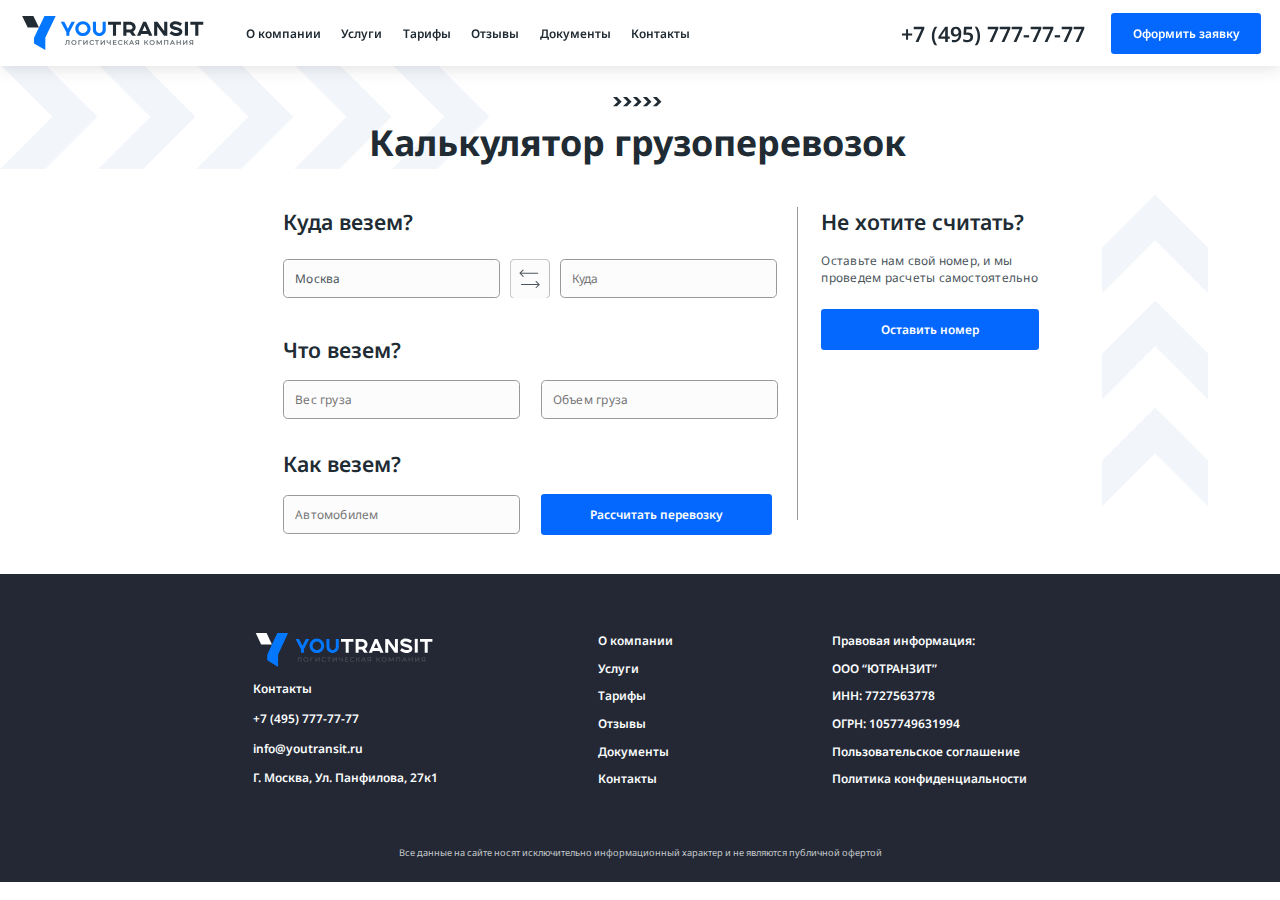
<file: Pages/Calculator/calculator.html>
<!DOCTYPE html>
<html lang="en">
<head>
    <meta charset="UTF-8">
    <title>Calculator</title>
    <link rel="stylesheet" href="calculator.css">
</head>
<body>
<header>
    <div class="mobileHeader">
        <div class="mobileHeaderLogo" onclick="window.location.href = '../../index.html'">
            <svg xmlns="http://www.w3.org/2000/svg" width="51" height="54" viewBox="0 0 51 54" fill="none"
                 class="mobileHeaderLogoIcon">
                <path d="M25.4399 18.5042L17.0143 0.543945H0L8.42565 18.5042H25.4399Z" fill="#202B33"/>
                <path d="M50.8794 0.543945H33.8651L18.0312 34.2958V43.0293L35.1492 53.3453V34.2958H35.0455L50.8794 0.543945Z"
                      fill="#0477FF"/>
            </svg>
            <div class="mobileHeaderLogoLabels">
                <svg xmlns="http://www.w3.org/2000/svg" width="223" height="24" viewBox="0 0 223 24" fill="none"
                     class="mobileHeaderLogoName">
                    <path d="M11.2135 11.9391L5.66224 0.895264H0.140625L8.79347 17.5709V23.0953H13.6335V17.5709L22.316 0.895264H16.8289L11.2135 11.9391Z"
                          fill="#0477FF"/>
                    <path d="M34.7928 0.171875C28.1995 0.171875 22.8359 5.46178 22.8359 11.9679C22.8359 18.5034 28.1995 23.8226 34.7928 23.8226C41.3862 23.8226 46.7498 18.5034 46.7498 11.9679C46.7498 5.46178 41.3862 0.171875 34.7928 0.171875ZM34.7928 19.0309C30.8862 19.0309 27.7106 15.8609 27.7106 11.9679C27.7106 8.12383 30.8862 4.99287 34.7928 4.99287C38.6995 4.99287 41.8751 8.11894 41.8751 11.9679C41.8751 15.8609 38.6995 19.0309 34.7928 19.0309Z"
                          fill="#0477FF"/>
                    <path d="M65.6019 13.7715C65.6019 16.668 63.2707 19.0272 60.4062 19.0272C57.5417 19.0272 55.2106 16.668 55.2106 13.7715V0.891113H50.3359V13.7715C50.3359 19.3105 54.85 23.8189 60.4013 23.8189C65.9525 23.8189 70.4666 19.3105 70.4666 13.7715V0.891113H65.592V13.7715H65.6019Z"
                          fill="#0477FF"/>
                    <path d="M74.0391 5.68206H81.714V23.0953H86.5886V5.68206H94.2636V0.895264H74.0391V5.68206Z"
                          fill="#202B33"/>
                    <path d="M117.297 9.52615C117.297 4.76866 113.148 0.895264 108.051 0.895264H97.9219V23.0953H102.767V18.1522H108.308L111.78 23.0953H117.732L113.222 16.6868C115.781 15.0603 117.297 12.408 117.297 9.52615ZM102.767 5.62345H107.963C110.412 5.62345 112.427 7.37698 112.457 9.52615C112.457 11.6949 110.467 13.4582 108.027 13.4582H102.772V5.62345H102.767Z"
                          fill="#202B33"/>
                    <path d="M129.094 0.895264L119.32 23.0953H124.63L125.785 20.3844H136.828L138.048 23.0953H143.358L133.519 0.895264H129.094ZM134.863 15.7148H127.785L131.322 7.42094L134.863 15.7148Z"
                          fill="#202B33"/>
                    <path d="M161.891 15.5194L151.317 0.895264H146.141V23.0953H150.986V8.50041L161.555 23.0953H166.731V0.895264H161.891V15.5194Z"
                          fill="#202B33"/>
                    <path d="M180.305 9.1889C177.871 8.53926 175.574 7.9287 175.574 6.93226C175.574 5.96025 176.972 4.95892 179.308 4.95892C180.824 4.95892 183.338 5.39854 186.691 7.4891L187.007 7.68448L189.709 3.62547L189.388 3.42031C185.995 1.26136 182.696 0.167236 179.584 0.167236C174.507 0.167236 170.675 3.14189 170.675 7.07879C170.675 11.6946 175.865 13.077 180.034 14.1857C182.819 14.9282 185.452 15.6267 185.452 17.048C185.452 17.8638 184.005 18.9921 181.293 18.9921C178.987 18.9921 176.354 17.981 173.47 15.9881L173.159 15.7732L170.25 19.8224L170.571 20.0373C174.26 22.5382 177.821 23.8082 181.145 23.8082C186.4 23.8082 190.361 20.8726 190.361 16.9845C190.346 11.8656 184.543 10.3172 180.305 9.1889Z"
                          fill="#202B33"/>
                    <path d="M199.087 0.895264H194.242V23.0953H199.087V0.895264Z" fill="#202B33"/>
                    <path d="M202.766 0.895264V5.68206H210.441V23.0953H215.315V5.68206H222.99V0.895264H202.766Z"
                          fill="#202B33"/>
                </svg>
                <svg xmlns="http://www.w3.org/2000/svg" width="225" height="10" viewBox="0 0 225 10" fill="none"
                     class="mobileHeaderLogoLabel">
                    <path d="M8.69444 0.856445V0.731445H8.56944H3.2108H3.08996L3.08587 0.852217L2.97231 4.20725C2.93293 5.10749 2.85924 5.82853 2.75709 6.3673L2.75706 6.3675C2.65494 6.91096 2.50198 7.29302 2.31317 7.52866C2.12918 7.75829 1.89326 7.87257 1.60075 7.87257C1.48742 7.87257 1.37329 7.85915 1.25321 7.83175L1.11424 7.80003L1.10094 7.94195L1.0318 8.67951L1.02175 8.78669L1.12625 8.81252C1.35343 8.86869 1.57587 8.89433 1.78842 8.89433C2.29532 8.89433 2.71068 8.71511 3.02274 8.36391C3.32968 8.01848 3.5483 7.50103 3.68873 6.83141C3.82908 6.16217 3.91838 5.27995 3.95801 4.19713L3.95802 4.1968L4.04282 1.69947H7.61966V8.69118V8.81618H7.74466H8.56944H8.69444V8.69118V0.856445Z"
                          fill="#4C555B" stroke="#4C555B" stroke-width="0.25"/>
                    <path d="M20.4751 2.66318L20.4749 2.6628C20.1029 2.03791 19.5925 1.54325 18.9403 1.19051C18.2883 0.837857 17.5613 0.662598 16.7572 0.662598C15.9525 0.662598 15.2205 0.842972 14.5638 1.20044C13.9074 1.55774 13.3969 2.0472 13.0247 2.67257C12.6517 3.29914 12.4688 4.0005 12.4688 4.77335C12.4688 5.54678 12.6569 6.24772 13.0243 6.87346C13.392 7.49974 13.9079 7.98917 14.5638 8.34624C15.2215 8.70421 15.9537 8.87432 16.7572 8.87432C17.5613 8.87432 18.2883 8.69906 18.9403 8.3464L18.9407 8.3462C19.5873 7.9937 20.1027 7.49931 20.4749 6.87411C20.8476 6.2479 21.0357 5.54175 21.0357 4.76846C21.0357 3.99492 20.8475 3.29387 20.4751 2.66318ZM19.5331 3.17491L19.5334 3.17537C19.8079 3.64815 19.9461 4.18303 19.9461 4.77335C19.9461 5.36327 19.8081 5.89345 19.5332 6.37154C19.2582 6.84501 18.8748 7.21966 18.3907 7.48718C17.9069 7.75458 17.36 7.89164 16.7522 7.89164C16.1446 7.89164 15.5975 7.75463 15.1084 7.48693C14.6192 7.21921 14.2359 6.84928 13.9561 6.37096L13.9558 6.3705C13.6768 5.89815 13.5386 5.36364 13.5386 4.77335C13.5386 4.18345 13.6767 3.65362 13.956 3.17595C14.2361 2.70187 14.6197 2.32721 15.1084 2.05976C15.5975 1.79206 16.1446 1.65504 16.7522 1.65504C17.36 1.65504 17.9069 1.79211 18.3907 2.05951L18.3912 2.05976C18.8799 2.32725 19.2582 2.69682 19.5331 3.17491Z"
                          fill="#4C555B" stroke="#4C555B" stroke-width="0.25"/>
                    <path d="M25.8873 8.691L25.8776 1.69947H29.8452H29.9702H29.9751V1.57447H30.0952V0.856445V0.731445H29.9702H24.9375H24.8125V0.856445V8.69118V8.81618H24.9375H25.7623H25.8875L25.8873 8.691Z"
                          fill="#4C555B" stroke="#4C555B" stroke-width="0.25"/>
                    <path d="M33.4531 0.731445H33.3281V0.856445V8.68629V8.81129H33.4531H34.2137H34.2746L34.3122 8.76331L39.156 2.57209V8.69118V8.81618H39.281H40.1057H40.2307V8.69118V0.856445V0.731445H40.1057H39.3451H39.2841L39.2466 0.77953L34.4029 6.98466V0.856445V0.731445H34.2779H33.4531Z"
                          fill="#4C555B" stroke="#4C555B" stroke-width="0.25"/>
                    <path d="M51.2656 2.02434L51.3524 1.93844L51.2685 1.84963C50.9049 1.46468 50.4695 1.1711 49.954 0.969163C49.4393 0.767565 48.8804 0.66748 48.2786 0.66748C47.4746 0.66748 46.7426 0.842693 46.0905 1.19541C45.4383 1.54815 44.9279 2.0428 44.5559 2.66769C44.1829 3.29438 44 4.00067 44 4.77335C44 5.54623 44.183 6.24735 44.5556 6.87849C44.9228 7.50387 45.4334 7.99859 46.0855 8.35128C46.7375 8.70392 47.4641 8.87898 48.2671 8.88897V8.88898H48.2687C48.8713 8.88898 49.43 8.78373 49.9486 8.58257C50.4695 8.38057 50.9102 8.08187 51.2691 7.69643L51.3518 7.60767L51.2656 7.52237L50.7322 6.99483L50.6429 6.90651L50.555 6.99624C49.9682 7.59532 49.221 7.89654 48.3033 7.89654C47.6957 7.89654 47.1487 7.75958 46.6548 7.48714C46.1602 7.21436 45.7767 6.84412 45.497 6.37051C45.2179 5.898 45.0797 5.36833 45.0797 4.77823C45.0797 4.18813 45.2179 3.65847 45.497 3.18596C45.7767 2.71236 46.1602 2.34211 46.6548 2.06934C47.1487 1.7969 47.6957 1.65993 48.3033 1.65993C49.2164 1.65993 49.9639 1.95652 50.5557 2.55116L50.6436 2.63948L50.7322 2.55186L51.2656 2.02434Z"
                          fill="#4C555B" stroke="#4C555B" stroke-width="0.25"/>
                    <path d="M60.0208 1.57447H60.1409V0.856445V0.731445H60.0159H53.625H53.5V0.856445V1.57447V1.69947H53.625H56.2855V8.69118V8.81618H56.4105H57.2353H57.3603V8.69118V1.69947H59.8909H60.0159H60.0208V1.57447Z"
                          fill="#4C555B" stroke="#4C555B" stroke-width="0.25"/>
                    <path d="M63.5312 0.731445H63.4062V0.856445V8.68629V8.81129H63.5312H64.2918H64.3527L64.3903 8.76331L69.2341 2.57209V8.69118V8.81618H69.3591H70.1839H70.3089V8.69118V0.856445V0.731445H70.1839H69.4233H69.3623L69.3247 0.77953L64.481 6.98466V0.856445V0.731445H64.356H63.5312Z"
                          fill="#4C555B" stroke="#4C555B" stroke-width="0.25"/>
                    <path d="M80.2575 8.81618H80.3825V8.69118V0.986335V0.861335V0.856445H80.2575V0.736335H79.4426H79.3176V0.861335V4.62964C78.5372 4.97696 77.7695 5.14703 77.0226 5.14703C76.3452 5.14703 75.8401 4.9856 75.4849 4.67485C75.1317 4.36585 74.9498 3.93401 74.9498 3.3573V0.861335V0.736335H74.8248H74H73.875V0.861335V3.44524C73.875 4.28026 74.1426 4.94278 74.6935 5.42022L74.6941 5.42066C75.2421 5.89038 75.9955 6.11994 76.9435 6.11994C77.7128 6.11994 78.5057 5.95869 79.3176 5.63467V8.69118V8.81618H79.4426H80.2575Z"
                          fill="#4C555B" stroke="#4C555B" stroke-width="0.25"/>
                    <path d="M90.6944 7.97316V7.84816H90.5694H85.9333V5.187H89.9026H90.0276V5.062V4.35863V4.23363H89.9026H85.9333V1.69947H90.4015H90.5265V1.57447V0.856445V0.731445H90.4015H84.9688H84.8438V0.856445V8.69118V8.81618H84.9688H90.5694H90.6944V8.69118V7.97316Z"
                          fill="#4C555B" stroke="#4C555B" stroke-width="0.25"/>
                    <path d="M100.883 2.0241L100.97 1.93819L100.886 1.84939C100.522 1.46444 100.087 1.17085 99.5711 0.968918C99.0565 0.767321 98.4976 0.667236 97.8957 0.667236C97.0917 0.667236 96.3598 0.842449 95.7076 1.19517C95.0555 1.54791 94.5451 2.04255 94.1731 2.66744C93.8001 3.29414 93.6172 4.00043 93.6172 4.77311C93.6172 5.54599 93.8001 6.24711 94.1728 6.87825C94.54 7.50363 95.0506 7.99835 95.7027 8.35104C96.3547 8.70367 97.0812 8.87873 97.8843 8.88872V8.88873H97.8859C98.4885 8.88873 99.0471 8.78349 99.5658 8.58233C100.087 8.38033 100.527 8.08163 100.886 7.69619L100.969 7.60742L100.883 7.52212L100.349 6.99459L100.26 6.90627L100.172 6.996C99.5853 7.59508 98.8382 7.8963 97.9204 7.8963C97.3129 7.8963 96.7659 7.75933 96.272 7.48689C95.7774 7.21411 95.3939 6.84387 95.1142 6.37026C94.8351 5.89776 94.6969 5.36808 94.6969 4.77798C94.6969 4.18789 94.8351 3.65823 95.1142 3.18572C95.3939 2.71211 95.7774 2.34187 96.272 2.06909C96.7659 1.79665 97.3129 1.65969 97.9204 1.65969C98.8336 1.65969 99.5811 1.95628 100.173 2.55092L100.261 2.63924L100.349 2.55162L100.883 2.0241Z"
                          fill="#4C555B" stroke="#4C555B" stroke-width="0.25"/>
                    <path d="M105.37 8.81103H105.495V8.68603V5.22093H107.121L109.874 8.76274L109.911 8.81103H109.973H110.936H111.19L111.035 8.60964L107.982 4.6564L110.867 0.927803L111.022 0.726318H110.768H109.864H109.802L109.765 0.775455L107.12 4.23825H105.495V0.851318V0.726318H105.37H104.555H104.43V0.851318V8.68603V8.81103H104.555H105.37Z"
                          fill="#4C555B" stroke="#4C555B" stroke-width="0.25"/>
                    <path d="M113.885 8.81103H113.965L113.999 8.73767L114.914 6.72047H119.163L120.083 8.73789L120.116 8.81103H120.197H121.081H121.276L121.194 8.6336L117.574 0.798887L117.541 0.726318H117.461H116.636H116.556L116.522 0.798887L112.902 8.6336L112.82 8.81103H113.016H113.885ZM115.328 5.8013L117.036 2.02417L118.744 5.8013H115.328Z"
                          fill="#4C555B" stroke="#4C555B" stroke-width="0.25"/>
                    <path d="M129.875 8.81617H130V8.69117V0.856437V0.851562V0.726562H129.875H126.798C125.819 0.726562 125.026 0.976537 124.435 1.48452C123.839 1.99634 123.547 2.71783 123.547 3.62595C123.547 4.28116 123.705 4.84512 124.034 5.30504C124.329 5.72774 124.743 6.02835 125.269 6.21316L123.57 8.61406L123.43 8.81128H123.672H124.566H124.631L124.668 8.75765L126.291 6.42406C126.458 6.43842 126.59 6.4423 126.685 6.4423H128.925V8.69117V8.81617H129.05H129.875ZM126.754 5.48894C126.041 5.48894 125.518 5.31749 125.169 4.99894C124.821 4.6817 124.641 4.2258 124.641 3.60641C124.641 2.9684 124.83 2.50446 125.2 2.18745C125.575 1.87062 126.111 1.69946 126.833 1.69946H128.925V5.48894H126.754Z"
                          fill="#4C555B" stroke="#4C555B" stroke-width="0.25"/>
                    <path d="M140.401 8.81103H140.526V8.68603V5.22093H142.152L144.905 8.76274L144.943 8.81103H145.004H145.967H146.221L146.066 8.60964L143.013 4.6564L145.898 0.927803L146.054 0.726318H145.799H144.895H144.833L144.796 0.775455L142.152 4.23825H140.526V0.851318V0.726318H140.401H139.586H139.461V0.851318V8.68603V8.81103H139.586H140.401Z"
                          fill="#4C555B" stroke="#4C555B" stroke-width="0.25"/>
                    <path d="M156.475 2.66318L156.475 2.6628C156.103 2.03792 155.593 1.54325 154.94 1.19051C154.288 0.837856 153.561 0.662598 152.757 0.662598C151.953 0.662598 151.221 0.842972 150.564 1.20044C149.907 1.55774 149.397 2.0472 149.025 2.67257C148.652 3.29913 148.469 4.0005 148.469 4.77335C148.469 5.54606 148.652 6.2473 149.024 6.87378C149.392 7.49991 149.908 7.98924 150.564 8.34624C151.222 8.70421 151.954 8.87432 152.757 8.87432C153.561 8.87432 154.288 8.69906 154.94 8.3464L154.941 8.3462C155.587 7.9937 156.103 7.49931 156.475 6.87411C156.848 6.2479 157.036 5.54175 157.036 4.76846C157.036 3.99492 156.848 3.29387 156.475 2.66318ZM155.533 3.17491L155.533 3.17537C155.808 3.64815 155.946 4.18303 155.946 4.77335C155.946 5.36327 155.808 5.89345 155.533 6.37154C155.258 6.84502 154.875 7.21966 154.391 7.48718C153.907 7.75458 153.36 7.89164 152.752 7.89164C152.145 7.89164 151.597 7.75463 151.108 7.48693C150.619 7.21921 150.236 6.84928 149.956 6.37096L149.956 6.3705C149.677 5.89815 149.539 5.36364 149.539 4.77335C149.539 4.18345 149.677 3.65362 149.956 3.17595C150.236 2.70187 150.62 2.32721 151.108 2.05976C151.597 1.79206 152.145 1.65504 152.752 1.65504C153.36 1.65504 153.907 1.79211 154.391 2.05951L154.391 2.05976C154.88 2.32725 155.258 2.69681 155.533 3.17491Z"
                          fill="#4C555B" stroke="#4C555B" stroke-width="0.25"/>
                    <path d="M169.306 0.856445V0.731445H169.181H168.49H168.418L168.382 0.793185L165.082 6.41792L161.752 0.792777L161.716 0.731445H161.645H160.953H160.828V0.856445V8.69118V8.81618H160.953H161.758H161.883V8.69118V2.91361L164.762 7.75859L164.798 7.81974H164.87H165.265H165.336L165.372 7.75829L168.251 2.88198V8.69118V8.81618H168.376H169.181H169.306V8.69118V0.856445Z"
                          fill="#4C555B" stroke="#4C555B" stroke-width="0.25"/>
                    <path d="M180.67 0.856445V0.731445H180.545H173.883H173.758V0.856445V8.69118V8.81618H173.883H174.708H174.833V8.69118V1.69947H179.596V8.69118V8.81618H179.721H180.545H180.67V8.69118V0.856445Z"
                          fill="#4C555B" stroke="#4C555B" stroke-width="0.25"/>
                    <path d="M184.963 8.81128H185.044L185.077 8.73791L185.992 6.72072H190.241L191.161 8.73814L191.194 8.81128H191.275H192.159H192.354L192.272 8.63385L188.652 0.799131L188.619 0.726562H188.539H187.714H187.634L187.6 0.799131L183.98 8.63385L183.898 8.81128H184.094H184.963ZM186.406 5.80154L188.114 2.02442L189.822 5.80154H186.406Z"
                          fill="#4C555B" stroke="#4C555B" stroke-width="0.25"/>
                    <path d="M202.446 0.856445V0.731445H202.321H201.496H201.371V0.856445V4.22386H196.668V0.856445V0.731445H196.543H195.703H195.578V0.856445V8.69118V8.81618H195.703H196.543H196.668V8.69118V5.20166H201.371V8.69118V8.81618H201.496H202.321H202.446V8.69118V0.856445Z"
                          fill="#4C555B" stroke="#4C555B" stroke-width="0.25"/>
                    <path d="M207.031 0.731445H206.906V0.856445V8.68629V8.81129H207.031H207.792H207.853L207.89 8.76331L212.734 2.57209V8.69118V8.81618H212.859H213.684H213.809V8.69118V0.856445V0.731445H213.684H212.923H212.862L212.825 0.77953L207.981 6.98466V0.856445V0.731445H207.856H207.031Z"
                          fill="#4C555B" stroke="#4C555B" stroke-width="0.25"/>
                    <path d="M224 8.81617H224.125V8.69117V0.856437V0.851562V0.726562H224H220.923C219.944 0.726562 219.151 0.976537 218.56 1.48452C217.964 1.99634 217.672 2.71783 217.672 3.62595C217.672 4.28116 217.83 4.84512 218.159 5.30504C218.454 5.72774 218.868 6.02835 219.394 6.21316L217.695 8.61406L217.555 8.81128H217.797H218.691H218.756L218.793 8.75765L220.416 6.42406C220.583 6.43842 220.715 6.4423 220.81 6.4423H223.05V8.69117V8.81617H223.175H224ZM218.766 3.60737H218.766V3.60641C218.766 2.96839 218.955 2.50445 219.325 2.18744C219.7 1.87062 220.236 1.69946 220.958 1.69946H223.05V5.48894H220.879C220.166 5.48894 219.643 5.31749 219.294 4.99894C218.945 4.68128 218.762 4.22522 218.766 3.60737Z"
                          fill="#4C555B" stroke="#4C555B" stroke-width="0.25"/>
                </svg>
            </div>
        </div>
        <button class="mobileHeaderButton">Оформить заявку</button>
        <div class="mobileHeaderBurgerIcon">
            <svg xmlns="http://www.w3.org/2000/svg" width="36" height="36" viewBox="0 0 36 36" fill="none"
                 class="mobileHeaderBurgerSvg" id="mobileHeaderBurgerSvg">
                <path d="M10 12H26" stroke="#4C555B" id="firstLine"/>
                <path d="M10 18H26" stroke="#4C555B" id="secondLine"/>
                <path d="M10 24H26" stroke="#4C555B" id="thirdLine"/>
            </svg>
        </div>
        <div class="navMenu" id="navMenu">
            <div class="navMenuItem">
                <a href="../About/about.html" class="navMenuLabel">О компании</a>
            </div>
            <div class="navMenuItem">
                <a href="../Services/services.html" class="navMenuLabel">Услуги</a>
            </div>
            <div class="navMenuItem">
                <a href="../Tariffs/tariffs.html" class="navMenuLabel">Тарифы</a>

            </div>
            <div class="navMenuItem">
                <a href="../Reviews/reviews.html" class="navMenuLabel">Отзывы</a>

            </div>
            <div class="navMenuItem">
                <a href="../Docs/docs.html" class="navMenuLabel">Документы</a>

            </div>
            <div class="navMenuItem">
                <a href="../Contacts/contacts.html" class="navMenuLabel">Контакты</a>

            </div>
        </div>
    </div>
    <div class="primary">
        <div class="primaryFirstBlock">
            <div class="logo" onclick="window.location.href = '../../index.html'">

                <svg xmlns="http://www.w3.org/2000/svg" width="100%" height="102%" viewBox="0 0 51 52" fill="none"
                     class="logoImg">
                    <path d="M25.4399 17.5623L17.0143 0H0L8.42565 17.5623H25.4399Z" fill="#202B33"/>
                    <path d="M50.8794 0H33.8651L18.0312 33.0039V41.5438L35.1492 51.6312V33.0039H35.0455L50.8794 0Z"
                          fill="#0477FF"/>
                </svg>
                <div class="logoContainer">
                    <svg xmlns="http://www.w3.org/2000/svg" width="80%" height="50%" viewBox="0 0 223 24" fill="none"
                         class="logoText">
                        <path d="M11.2135 11.9876L5.66224 1.18848H0.140625L8.79347 17.4946V22.8965H13.6335V17.4946L22.316 1.18848H16.8289L11.2135 11.9876Z"
                              fill="#0477FF"/>
                        <path d="M34.7928 0.481201C28.1995 0.481201 22.8359 5.65387 22.8359 12.0158C22.8359 18.4065 28.1995 23.6078 34.7928 23.6078C41.3862 23.6078 46.7498 18.4065 46.7498 12.0158C46.7498 5.65387 41.3862 0.481201 34.7928 0.481201ZM34.7928 18.9223C30.8862 18.9223 27.7106 15.8225 27.7106 12.0158C27.7106 8.25693 30.8862 5.19535 34.7928 5.19535C38.6995 5.19535 41.8751 8.25215 41.8751 12.0158C41.8751 15.8225 38.6995 18.9223 34.7928 18.9223Z"
                              fill="#0477FF"/>
                        <path d="M65.6019 13.7793C65.6019 16.6116 63.2707 18.9185 60.4062 18.9185C57.5417 18.9185 55.2106 16.6116 55.2106 13.7793V1.18433H50.3359V13.7793C50.3359 19.1956 54.85 23.604 60.4013 23.604C65.9525 23.604 70.4666 19.1956 70.4666 13.7793V1.18433H65.592V13.7793H65.6019Z"
                              fill="#0477FF"/>
                        <path d="M74.0391 5.86919H81.714V22.8965H86.5886V5.86919H94.2636V1.18848H74.0391V5.86919Z"
                              fill="#202B33"/>
                        <path d="M117.297 9.6281C117.297 4.97603 113.148 1.18848 108.051 1.18848H97.9219V22.8965H102.767V18.063H108.308L111.78 22.8965H117.732L113.222 16.6301C115.781 15.0396 117.297 12.4461 117.297 9.6281ZM102.767 5.81188H107.963C110.412 5.81188 112.427 7.52655 112.457 9.6281C112.457 11.7487 110.467 13.473 108.027 13.473H102.772V5.81188H102.767Z"
                              fill="#202B33"/>
                        <path d="M129.094 1.18848L119.32 22.8965H124.63L125.785 20.2457H136.828L138.048 22.8965H143.358L133.519 1.18848H129.094ZM134.863 15.6796H127.785L131.322 7.56954L134.863 15.6796Z"
                              fill="#202B33"/>
                        <path d="M161.891 15.4885L151.317 1.18848H146.141V22.8965H150.986V8.62508L161.555 22.8965H166.731V1.18848H161.891V15.4885Z"
                              fill="#202B33"/>
                        <path d="M180.305 9.29829C177.871 8.66305 175.574 8.06602 175.574 7.09167C175.574 6.14119 176.972 5.16206 179.308 5.16206C180.824 5.16206 183.338 5.59193 186.691 7.63617L187.007 7.82721L189.709 3.85815L189.388 3.65754C185.995 1.54644 182.696 0.476562 179.584 0.476562C174.507 0.476562 170.675 3.38529 170.675 7.23495C170.675 11.7485 175.865 13.1002 180.034 14.1844C182.819 14.9104 185.452 15.5934 185.452 16.9833C185.452 17.7809 184.005 18.8842 181.293 18.8842C178.987 18.8842 176.354 17.8955 173.47 15.9468L173.159 15.7367L170.25 19.6962L170.571 19.9063C174.26 22.3518 177.821 23.5936 181.145 23.5936C186.4 23.5936 190.361 20.7231 190.361 16.9212C190.346 11.9157 184.543 10.4016 180.305 9.29829Z"
                              fill="#202B33"/>
                        <path d="M199.087 1.18848H194.242V22.8965H199.087V1.18848Z" fill="#202B33"/>
                        <path d="M202.766 1.18848V5.86919H210.441V22.8965H215.315V5.86919H222.99V1.18848H202.766Z"
                              fill="#202B33"/>
                    </svg>
                    <svg xmlns="http://www.w3.org/2000/svg" width="225" height="9" viewBox="0 0 225 9" fill="none"
                         class="logoDescription">
                        <path d="M8.69444 0.507812V0.382812H8.56944H3.2108H3.09005L3.08587 0.503488L2.97231 3.78414C2.93294 4.66428 2.85927 5.36904 2.75719 5.89552L2.75715 5.89572C2.65513 6.42665 2.50239 6.79949 2.31403 7.02936C2.13043 7.25342 1.89433 7.36568 1.60075 7.36568C1.48719 7.36568 1.37286 7.35253 1.25262 7.3257L1.11447 7.29487L1.10096 7.43577L1.03182 8.15699L1.02147 8.26493L1.12688 8.29042C1.35387 8.3453 1.5761 8.37034 1.78842 8.37034C2.29436 8.37034 2.70946 8.1955 3.02181 7.85178C3.32917 7.51353 3.54806 7.00684 3.68862 6.35149C3.82906 5.69666 3.91837 4.83365 3.95801 3.77467L3.95802 3.77434L4.04273 1.33492H7.61966V8.16892V8.29392H7.74466H8.56944H8.69444V8.16892V0.507812Z"
                              fill="#4C555B" stroke="#4C555B" stroke-width="0.25"/>
                        <path d="M20.4745 2.27198L20.4742 2.2716C20.102 1.66004 19.5913 1.17627 18.9393 0.831432C18.2875 0.486691 17.5609 0.31543 16.7572 0.31543C15.953 0.31543 15.2214 0.491688 14.5649 0.841134C13.9086 1.19043 13.3979 1.66912 13.0253 2.28115C12.652 2.89444 12.4688 3.58114 12.4688 4.33785C12.4688 5.09515 12.6572 5.78142 13.0249 6.39388C13.3929 7.00683 13.9091 7.48549 14.5649 7.83455C15.2223 8.18448 15.9541 8.35071 16.7572 8.35071C17.5609 8.35071 18.2875 8.17944 18.9393 7.8347L18.9397 7.83451C19.5862 7.48991 20.1018 7.0064 20.4742 6.39453C20.8474 5.78161 21.0357 5.09023 21.0357 4.33307C21.0357 3.57566 20.8472 2.88928 20.4745 2.27198ZM19.5337 2.77727L19.534 2.77773C19.8081 3.23942 19.9461 3.76159 19.9461 4.33785C19.9461 4.91373 19.8083 5.43131 19.5338 5.89822C19.2592 6.36063 18.876 6.72688 18.3918 6.98855C17.9077 7.25013 17.3605 7.38427 16.7522 7.38427C16.1441 7.38427 15.5966 7.25017 15.1073 6.98831C14.618 6.72644 14.2349 6.36478 13.9555 5.89761L13.9552 5.89714C13.6766 5.43587 13.5386 4.91409 13.5386 4.33785C13.5386 3.76201 13.6764 3.24479 13.9554 2.77831C14.2351 2.31527 14.6185 1.949 15.1073 1.68739C15.5966 1.42553 16.1441 1.29141 16.7522 1.29141C17.3605 1.29141 17.9077 1.42557 18.3918 1.68715L18.3922 1.68739C18.8811 1.94904 19.2592 2.31033 19.5337 2.77727Z"
                              fill="#4C555B" stroke="#4C555B" stroke-width="0.25"/>
                        <path d="M25.8873 8.16874L25.8776 1.33492H29.8452H29.9702H29.9751V1.20992H30.0952V0.507812V0.382812H29.9702H24.9375H24.8125V0.507812V8.16892V8.29392H24.9375H25.7623H25.8875L25.8873 8.16874Z"
                              fill="#4C555B" stroke="#4C555B" stroke-width="0.25"/>
                        <path d="M33.4531 0.382812H33.3281V0.507812V8.16414V8.28914H33.4531H34.2137H34.2738L34.3113 8.24223L39.156 2.18716V8.16892V8.29392H39.281H40.1057H40.2307V8.16892V0.507812V0.382812H40.1057H39.3451H39.285L39.2475 0.429828L34.4029 6.49851V0.507812V0.382812H34.2779H33.4531Z"
                              fill="#4C555B" stroke="#4C555B" stroke-width="0.25"/>
                        <path d="M51.2646 1.65282L51.3544 1.56597L51.2676 1.47612C50.9038 1.09954 50.4684 0.812524 49.9531 0.615159C49.4386 0.418121 48.88 0.320312 48.2786 0.320312C47.475 0.320312 46.7434 0.49153 46.0915 0.836329C45.4395 1.18116 44.9289 1.66492 44.5566 2.27649C44.1831 2.88991 44 3.58142 44 4.33797C44 5.0947 44.1832 5.78116 44.5562 6.39891C44.9238 7.01098 45.4346 7.4948 46.0865 7.83959C46.7383 8.1843 47.4645 8.35538 48.2672 8.36514V8.36515H48.2687C48.871 8.36515 49.4293 8.2623 49.9478 8.06568C50.4683 7.86826 50.909 7.57624 51.2682 7.19917L51.3537 7.10935L51.2646 7.02311L50.7312 6.50727L50.6429 6.42188L50.556 6.50866C49.9693 7.09427 49.2219 7.38917 48.3033 7.38917C47.6952 7.38917 47.1479 7.25512 46.6538 6.98862C46.159 6.7218 45.7758 6.35984 45.4963 5.89726C45.2176 5.43584 45.0797 4.91877 45.0797 4.34273C45.0797 3.76669 45.2176 3.24964 45.4963 2.78822C45.7758 2.32564 46.159 1.96368 46.6538 1.69686C47.1479 1.43036 47.6952 1.29631 48.3033 1.29631C49.2173 1.29631 49.9651 1.58668 50.5567 2.16796L50.6436 2.25336L50.7312 2.16865L51.2646 1.65282Z"
                              fill="#4C555B" stroke="#4C555B" stroke-width="0.25"/>
                        <path d="M60.0208 1.20992H60.1409V0.507812V0.382812H60.0159H53.625H53.5V0.507812V1.20992V1.33492H53.625H56.2855V8.16892V8.29392H56.4105H57.2353H57.3603V8.16892V1.33492H59.8909H60.0159H60.0208V1.20992Z"
                              fill="#4C555B" stroke="#4C555B" stroke-width="0.25"/>
                        <path d="M63.5312 0.382812H63.4062V0.507812V8.16414V8.28914H63.5312H64.2918H64.3519L64.3894 8.24223L69.2341 2.18716V8.16892V8.29392H69.3591H70.1839H70.3089V8.16892V0.507812V0.382812H70.1839H69.4233H69.3631L69.3256 0.429828L64.481 6.49851V0.507812V0.382812H64.356H63.5312Z"
                              fill="#4C555B" stroke="#4C555B" stroke-width="0.25"/>
                        <path d="M80.2575 8.29392H80.3825V8.16892V0.637593V0.512593V0.507812H80.2575V0.387593H79.4426H79.3176V0.512593V4.19485C78.5374 4.53427 77.7697 4.70054 77.0226 4.70054C76.3446 4.70054 75.8391 4.54249 75.4839 4.23861C75.1311 3.93679 74.9498 3.5156 74.9498 2.95325V0.512593V0.387593H74.8248H74H73.875V0.512593V3.03923C73.875 3.85734 74.1432 4.50626 74.6946 4.97344L74.6951 4.97388C75.2431 5.43317 75.9962 5.65743 76.9435 5.65743C77.7126 5.65743 78.5056 5.49973 79.3176 5.18273V8.16892V8.29392H79.4426H80.2575Z"
                              fill="#4C555B" stroke="#4C555B" stroke-width="0.25"/>
                        <path d="M90.6944 7.46681V7.34181H90.5694H85.9333V4.74517H89.9026H90.0276V4.62017V3.93239V3.80739H89.9026H85.9333V1.33492H90.4015H90.5265V1.20992V0.507812V0.382812H90.4015H84.9688H84.8438V0.507812V8.16892V8.29392H84.9688H90.5694H90.6944V8.16892V7.46681Z"
                              fill="#4C555B" stroke="#4C555B" stroke-width="0.25"/>
                        <path d="M100.882 1.65258L100.972 1.56573L100.885 1.47588C100.521 1.09929 100.086 0.812279 99.5703 0.614915C99.0558 0.417877 98.4972 0.320068 97.8957 0.320068C97.0922 0.320068 96.3606 0.491285 95.7087 0.836085C95.0567 1.18092 94.546 1.66467 94.1737 2.27624C93.8003 2.88966 93.6172 3.58118 93.6172 4.33772C93.6172 5.09446 93.8004 5.78091 94.1734 6.39867C94.541 7.01073 95.0518 7.49456 95.7037 7.83934C96.3555 8.18406 97.0817 8.35513 97.8843 8.3649V8.36491H97.8859C98.4882 8.36491 99.0465 8.26206 99.5649 8.06544C100.086 7.86801 100.526 7.576 100.885 7.19893L100.971 7.1091L100.882 7.02286L100.348 6.50702L100.26 6.42164L100.173 6.50841C99.5865 7.09402 98.8391 7.38892 97.9204 7.38892C97.3124 7.38892 96.7651 7.25487 96.2709 6.98837C95.7762 6.72155 95.3929 6.3596 95.1135 5.89701C94.8348 5.43559 94.6969 4.91853 94.6969 4.34249C94.6969 3.76645 94.8348 3.2494 95.1135 2.78798C95.3929 2.32539 95.7762 1.96344 96.2709 1.69662C96.7651 1.43012 97.3124 1.29607 97.9204 1.29607C98.8345 1.29607 99.5822 1.58643 100.174 2.16771L100.261 2.25311L100.348 2.16841L100.882 1.65258Z"
                              fill="#4C555B" stroke="#4C555B" stroke-width="0.25"/>
                        <path d="M105.37 8.28877H105.495V8.16377V4.77823H107.122L109.875 8.24156L109.912 8.28877H109.973H110.936H111.194L111.034 8.08631L107.984 4.22344L110.866 0.580241L111.026 0.377686H110.768H109.864H109.803L109.765 0.42575L107.121 3.81179H105.495V0.502686V0.377686H105.37H104.555H104.43V0.502686V8.16377V8.28877H104.555H105.37Z"
                              fill="#4C555B" stroke="#4C555B" stroke-width="0.25"/>
                        <path d="M113.885 8.28877H113.965L113.998 8.21637L114.913 6.24454H119.164L120.083 8.2166L120.117 8.28877H120.197H121.081H121.278L121.194 8.11037L117.574 0.449281L117.54 0.377686H117.461H116.636H116.557L116.523 0.449281L112.903 8.11037L112.818 8.28877H113.016H113.885ZM115.33 5.3402L117.036 1.6507L118.742 5.3402H115.33Z"
                              fill="#4C555B" stroke="#4C555B" stroke-width="0.25"/>
                        <path d="M129.875 8.2938H130V8.1688V0.507696V0.50293V0.37793H129.875H126.798C125.819 0.37793 125.027 0.622143 124.436 1.11886C123.84 1.61966 123.547 2.32625 123.547 3.21583C123.547 3.85756 123.705 4.41002 124.035 4.8604C124.329 5.27332 124.742 5.56681 125.267 5.74748L123.571 8.09073L123.427 8.28902H123.672H124.566H124.63L124.668 8.23646L126.29 5.95463C126.458 5.96873 126.59 5.97254 126.685 5.97254H128.925V8.1688V8.2938H129.05H129.875ZM126.754 5.03477C126.041 5.03477 125.517 4.8669 125.168 4.55541C124.82 4.24563 124.641 3.80097 124.641 3.19673C124.641 2.57434 124.829 2.12181 125.199 1.8122C125.574 1.50237 126.11 1.3348 126.833 1.3348H128.925V5.03477H126.754Z"
                              fill="#4C555B" stroke="#4C555B" stroke-width="0.25"/>
                        <path d="M140.401 8.28877H140.526V8.16377V4.77823H142.153L144.906 8.24156L144.944 8.28877H145.004H145.967H146.225L146.065 8.08631L143.015 4.22344L145.897 0.580241L146.057 0.377686H145.799H144.895H144.834L144.797 0.42575L142.152 3.81179H140.526V0.502686V0.377686H140.401H139.586H139.461V0.502686V8.16377V8.28877H139.586H140.401Z"
                              fill="#4C555B" stroke="#4C555B" stroke-width="0.25"/>
                        <path d="M156.474 2.27198L156.474 2.2716C156.102 1.66004 155.591 1.17627 154.939 0.831432C154.288 0.486691 153.561 0.31543 152.757 0.31543C151.953 0.31543 151.221 0.491688 150.565 0.841134C149.909 1.19043 149.398 1.66912 149.025 2.28115C148.652 2.89444 148.469 3.58114 148.469 4.33785C148.469 5.09442 148.652 5.781 149.025 6.39421C149.393 7.007 149.909 7.48555 150.565 7.83455C151.222 8.18448 151.954 8.35071 152.757 8.35071C153.561 8.35071 154.288 8.17944 154.939 7.8347L154.94 7.83451C155.586 7.48991 156.102 7.0064 156.474 6.39453C156.847 5.78161 157.036 5.09023 157.036 4.33307C157.036 3.57566 156.847 2.88928 156.474 2.27198ZM155.534 2.77727L155.534 2.77773C155.808 3.23942 155.946 3.76159 155.946 4.33785C155.946 4.91373 155.808 5.43131 155.534 5.89822C155.259 6.36064 154.876 6.72688 154.392 6.98855C153.908 7.25013 153.361 7.38427 152.752 7.38427C152.144 7.38427 151.597 7.25017 151.107 6.98831C150.618 6.72644 150.235 6.36478 149.956 5.89761L149.955 5.89714C149.677 5.43587 149.539 4.91409 149.539 4.33785C149.539 3.76201 149.676 3.24479 149.955 2.77831C150.235 2.31527 150.619 1.949 151.107 1.68739C151.597 1.42553 152.144 1.29141 152.752 1.29141C153.361 1.29141 153.908 1.42557 154.392 1.68715L154.392 1.68739C154.881 1.94904 155.259 2.31033 155.534 2.77727Z"
                              fill="#4C555B" stroke="#4C555B" stroke-width="0.25"/>
                        <path d="M169.306 0.507812V0.382812H169.181H168.49H168.419L168.383 0.443495L165.082 5.94462L161.752 0.443085L161.715 0.382812H161.645H160.953H160.828V0.507812V8.16892V8.29392H160.953H161.758H161.883V8.16892V2.52082L164.763 7.25947L164.799 7.31956H164.87H165.265H165.335L165.372 7.25917L168.251 2.48988V8.16892V8.29392H168.376H169.181H169.306V8.16892V0.507812Z"
                              fill="#4C555B" stroke="#4C555B" stroke-width="0.25"/>
                        <path d="M180.67 0.507812V0.382812H180.545H173.883H173.758V0.507812V8.16892V8.29392H173.883H174.708H174.833V8.16892V1.33492H179.596V8.16892V8.29392H179.721H180.545H180.67V8.16892V0.507812Z"
                              fill="#4C555B" stroke="#4C555B" stroke-width="0.25"/>
                        <path d="M184.963 8.28902H185.043L185.076 8.21662L185.991 6.24479H190.242L191.162 8.21684L191.195 8.28902H191.275H192.159H192.356L192.272 8.11061L188.652 0.449525L188.618 0.37793H188.539H187.714H187.635L187.601 0.449525L183.981 8.11061L183.896 8.28902H184.094H184.963ZM186.408 5.34044L188.114 1.65094L189.82 5.34044H186.408Z"
                              fill="#4C555B" stroke="#4C555B" stroke-width="0.25"/>
                        <path d="M202.446 0.507812V0.382812H202.321H201.496H201.371V0.507812V3.79783H196.668V0.507812V0.382812H196.543H195.703H195.578V0.507812V8.16892V8.29392H195.703H196.543H196.668V8.16892V4.7595H201.371V8.16892V8.29392H201.496H202.321H202.446V8.16892V0.507812Z"
                              fill="#4C555B" stroke="#4C555B" stroke-width="0.25"/>
                        <path d="M207.031 0.382812H206.906V0.507812V8.16414V8.28914H207.031H207.792H207.852L207.889 8.24223L212.734 2.18716V8.16892V8.29392H212.859H213.684H213.809V8.16892V0.507812V0.382812H213.684H212.923H212.863L212.826 0.429828L207.981 6.49851V0.507812V0.382812H207.856H207.031Z"
                              fill="#4C555B" stroke="#4C555B" stroke-width="0.25"/>
                        <path d="M224 8.2938H224.125V8.1688V0.507696V0.50293V0.37793H224H220.923C219.944 0.37793 219.152 0.622143 218.561 1.11886C217.965 1.61966 217.672 2.32625 217.672 3.21583C217.672 3.85756 217.83 4.41002 218.16 4.8604C218.454 5.27332 218.867 5.56681 219.392 5.74748L217.696 8.09073L217.552 8.28902H217.797H218.691H218.755L218.793 8.23646L220.415 5.95463C220.583 5.96873 220.715 5.97254 220.81 5.97254H223.05V8.1688V8.2938H223.175H224ZM218.766 3.1977H218.766V3.19673C218.766 2.57434 218.954 2.12181 219.324 1.8122C219.699 1.50237 220.235 1.3348 220.958 1.3348H223.05V5.03477H220.879C220.166 5.03477 219.642 4.8669 219.293 4.55541C218.945 4.2452 218.762 3.80038 218.766 3.1977Z"
                              fill="#4C555B" stroke="#4C555B" stroke-width="0.25"/>
                    </svg>
                </div>

            </div>
            <div class="primaryMenu">
                <a class="primaryRef" href="../About/about.html">О компании</a>
                <a class="primaryRef" href="../Services/services.html">Услуги</a>
                <a class="primaryRef" href="../Tariffs/tariffs.html">Тарифы</a>
                <a class="primaryRef" href="../Reviews/reviews.html">Отзывы</a>
                <a class="primaryRef" href="../Docs/docs.html">Документы</a>
                <a class="primaryRef" href="../Contacts/contacts.html">Контакты</a>
            </div>
        </div>
        <div class="primarySecondBlock">
            <div class="primaryNumber">+7 (495) 777-77-77</div>

            <button class="button">
                Оформить заявку
            </button>
        </div>
    </div>
</header>
<div class="calculator">
    <div class="bigArrows">
        <svg xmlns="http://www.w3.org/2000/svg" width="35%" height="100%" viewBox="0 0 149 159" fill="none"
             class="bigArrow">
            <path fill-rule="evenodd" clip-rule="evenodd"
                  d="M68.5335 0L148.033 79.5L68.5335 159H0.390625L79.8906 79.5L0.390625 0H68.5335Z" fill="#F2F5FA"/>
        </svg>
        <svg xmlns="http://www.w3.org/2000/svg" width="35%" height="100%" viewBox="0 0 149 159" fill="none"
             class="bigArrow">
            <path fill-rule="evenodd" clip-rule="evenodd"
                  d="M68.5335 0L148.033 79.5L68.5335 159H0.390625L79.8906 79.5L0.390625 0H68.5335Z" fill="#F2F5FA"/>
        </svg>
        <svg xmlns="http://www.w3.org/2000/svg" width="35%" height="100%" viewBox="0 0 149 159" fill="none"
             class="bigArrow">
            <path fill-rule="evenodd" clip-rule="evenodd"
                  d="M68.5335 0L148.033 79.5L68.5335 159H0.390625L79.8906 79.5L0.390625 0H68.5335Z" fill="#F2F5FA"/>
        </svg>
        <svg xmlns="http://www.w3.org/2000/svg" width="35%" height="100%" viewBox="0 0 149 159" fill="none"
             class="bigArrow">
            <path fill-rule="evenodd" clip-rule="evenodd"
                  d="M68.5335 0L148.033 79.5L68.5335 159H0.390625L79.8906 79.5L0.390625 0H68.5335Z" fill="#F2F5FA"/>
        </svg>
        <svg xmlns="http://www.w3.org/2000/svg" width="35%" height="100%" viewBox="0 0 149 159" fill="none"
             class="bigArrow">
            <path fill-rule="evenodd" clip-rule="evenodd"
                  d="M68.5335 0L148.033 79.5L68.5335 159H0.390625L79.8906 79.5L0.390625 0H68.5335Z" fill="#F2F5FA"/>
        </svg>

    </div>
    <div class="bigArrowsVertical">
        <svg xmlns="http://www.w3.org/2000/svg" width="169" height="158" viewBox="0 0 169 158" fill="none"
             class="bigArrowVertical">
            <path fill-rule="evenodd" clip-rule="evenodd"
                  d="M168.992 84.7684L84.5119 0.000274658L0.031662 84.7684V157.427L84.5119 72.6586L168.992 157.427V84.7684Z"
                  fill="#F2F5FA"/>
        </svg>
        <svg xmlns="http://www.w3.org/2000/svg" width="169" height="158" viewBox="0 0 169 158" fill="none"
             class="bigArrowVertical">
            <path fill-rule="evenodd" clip-rule="evenodd"
                  d="M168.992 84.7684L84.5119 0.000274658L0.031662 84.7684V157.427L84.5119 72.6586L168.992 157.427V84.7684Z"
                  fill="#F2F5FA"/>
        </svg>
        <svg xmlns="http://www.w3.org/2000/svg" width="169" height="158" viewBox="0 0 169 158" fill="none"
             class="bigArrowVertical">
            <path fill-rule="evenodd" clip-rule="evenodd"
                  d="M168.992 84.7684L84.5119 0.000274658L0.031662 84.7684V157.427L84.5119 72.6586L168.992 157.427V84.7684Z"
                  fill="#F2F5FA"/>
        </svg>

    </div>
    <div class="smallArrows">
        <svg xmlns="http://www.w3.org/2000/svg" width="100%" height="100%" viewBox="0 0 73 14" fill="none">
            <path fill-rule="evenodd" clip-rule="evenodd" d="M6 0L13 7L6 14H0L7 7L0 0H6Z" fill="#202B33"/>
            <path fill-rule="evenodd" clip-rule="evenodd" d="M21 0L28 7L21 14H15L22 7L15 0H21Z" fill="#202B33"/>
            <path fill-rule="evenodd" clip-rule="evenodd" d="M36 0L43 7L36 14H30L37 7L30 0H36Z" fill="#202B33"/>
            <path fill-rule="evenodd" clip-rule="evenodd" d="M51 0L58 7L51 14H45L52 7L45 0H51Z" fill="#202B33"/>
            <path fill-rule="evenodd" clip-rule="evenodd" d="M66 0L73 7L66 14H60L67 7L60 0H66Z" fill="#202B33"/>
        </svg>
    </div>
    <h2 class="calculatorTitle">Калькулятор грузоперевозок</h2>
    <div class="calculatorBodyContainer">
        <div class="calculatorFirstContainer">
            <div class="calculatorBlock">
                <p class="calculatorBlockTitle">Куда везем?</p>
                <div class="calculatorInputs">
                    <input type="text" class="calculatorFirstInput" placeholder="Откуда" value="Москва">
                    <button class="changeButton">
                        <svg xmlns="http://www.w3.org/2000/svg" width="60" height="60" viewBox="0 0 60 60" fill="none" class="changeButtonSvg">
                            <rect x="0.5" y="0.5" width="59" height="59" rx="6.5" fill="#FDFCFD" stroke="#9A999A"/>
                            <path d="M17.1484 37.8223C16.7342 37.8223 16.3984 38.1581 16.3984 38.5723C16.3984 38.9865 16.7342 39.3223 17.1484 39.3223V37.8223ZM44.4645 39.1026C44.7574 38.8097 44.7574 38.3348 44.4645 38.0419L39.6915 33.269C39.3986 32.9761 38.9237 32.9761 38.6309 33.269C38.338 33.5619 38.338 34.0367 38.6309 34.3296L42.8735 38.5723L38.6309 42.8149C38.338 43.1078 38.338 43.5827 38.6309 43.8756C38.9237 44.1685 39.3986 44.1685 39.6915 43.8756L44.4645 39.1026ZM17.1484 39.3223L43.9342 39.3223V37.8223L17.1484 37.8223V39.3223Z" fill="#4C555B"/>
                            <path d="M41.7891 22.1797C42.2033 22.1797 42.5391 21.8439 42.5391 21.4297C42.5391 21.0155 42.2033 20.6797 41.7891 20.6797V22.1797ZM14.473 20.8994C14.1801 21.1923 14.1801 21.6671 14.473 21.96L19.246 26.733C19.5389 27.0259 20.0138 27.0259 20.3066 26.733C20.5995 26.4401 20.5995 25.9652 20.3066 25.6723L16.064 21.4297L20.3066 17.187C20.5995 16.8942 20.5995 16.4193 20.3066 16.1264C20.0138 15.8335 19.5389 15.8335 19.246 16.1264L14.473 20.8994ZM41.7891 20.6797L15.0033 20.6797V22.1797L41.7891 22.1797V20.6797Z" fill="#4C555B"/>
                        </svg>
                    </button>
                    <input type="text" class="calculatorFirstInput" placeholder="Куда" id="where">
                </div>
            </div>
            <div class="calculatorBlock">
                <p class="calculatorBlockTitle">Что везем?</p>
                <div class="calculatorInputs">
                    <input type="text" class="calculatorInput" id="weight" placeholder="Вес груза">
                    <input type="text" class="calculatorInput" placeholder="Объем груза">
                </div>
            </div>
            <div class="calculatorBlock">
                <p class="calculatorBlockTitle">Как везем?</p>
                <div class="calculatorInputs">
                    <input type="text" class="calculatorInput" id="type" placeholder="Автомобилем">
                    <button class="calcButton" id="calcButton">Рассчитать перевозку</button>
                </div>
            </div>
        </div>
        <div class="calculatorContainer">
            <p class="calculatorBlockTitle">Не хотите считать?</p>
            <p class="calculatorContainerDescription">Оставьте нам свой номер, и мы проведем расчеты самостоятельно</p>
            <button class="sendNumberButton">Оставить номер</button>
        </div>
    </div>
    <div class="result" id="result">
        <p class="costLabel" id="costLabel">Стоимость перевозки:</p>
        <p class="cost" id="cost">123213</p>
    </div>
</div>
<footer class="footer">
    <div class="footerBody">
        <div class="footerColumn">
            <div class="footerLogo">
                <svg xmlns="http://www.w3.org/2000/svg" width="51" height="54" viewBox="0 0 51 54" fill="none"
                     class="logoImg">
                    <path d="M25.4399 18.1601L17.0143 0H0L8.42565 18.1601H25.4399Z" fill="white"/>
                    <path d="M50.8794 0H33.8651L18.0312 34.1273V42.958L35.1492 53.3888V34.1273H35.0455L50.8794 0Z"
                          fill="#0477FF"/>
                </svg>
                <div class="logoContainer">
                    <svg xmlns="http://www.w3.org/2000/svg" width="223" height="25" viewBox="0 0 223 25" fill="none"
                         class="logoText">
                        <path d="M11.2135 12.5993L5.66224 1.43262H0.140625L8.79347 18.2938V23.8796H13.6335V18.2938L22.316 1.43262H16.8289L11.2135 12.5993Z"
                              fill="#0477FF"/>
                        <path d="M34.7928 0.702148C28.1995 0.702148 22.8359 6.0509 22.8359 12.6294C22.8359 19.2376 28.1995 24.616 34.7928 24.616C41.3862 24.616 46.7498 19.2376 46.7498 12.6294C46.7498 6.0509 41.3862 0.702148 34.7928 0.702148ZM34.7928 19.771C30.8862 19.771 27.7106 16.5657 27.7106 12.6294C27.7106 8.74257 30.8862 5.57677 34.7928 5.57677C38.6995 5.57677 41.8751 8.73763 41.8751 12.6294C41.8751 16.5657 38.6995 19.771 34.7928 19.771Z"
                              fill="#0477FF"/>
                        <path d="M65.6019 14.4524C65.6019 17.3811 63.2707 19.7666 60.4062 19.7666C57.5417 19.7666 55.2106 17.3811 55.2106 14.4524V1.42871H50.3359V14.4524C50.3359 20.053 54.85 24.6116 60.4013 24.6116C65.9525 24.6116 70.4666 20.053 70.4666 14.4524V1.42871H65.592V14.4524H65.6019Z"
                              fill="#0477FF"/>
                        <path d="M74.0391 6.27267H81.714V23.8796H86.5886V6.27267H94.2636V1.43262H74.0391V6.27267Z"
                              fill="white"/>
                        <path d="M117.297 10.1595C117.297 5.3491 113.148 1.43262 108.051 1.43262H97.9219V23.8796H102.767V18.8815H108.308L111.78 23.8796H117.732L113.222 17.3999C115.781 15.7552 117.297 13.0734 117.297 10.1595ZM102.767 6.2134H107.963C110.412 6.2134 112.427 7.98644 112.457 10.1595C112.457 12.3524 110.467 14.1353 108.027 14.1353H102.772V6.2134H102.767Z"
                              fill="white"/>
                        <path d="M129.094 1.43262L119.32 23.8796H124.63L125.785 21.1386H136.828L138.048 23.8796H143.358L133.519 1.43262H129.094ZM134.863 16.417H127.785L131.322 8.03089L134.863 16.417Z"
                              fill="white"/>
                        <path d="M161.891 16.2195L151.317 1.43262H146.141V23.8796H150.986V9.12237L161.555 23.8796H166.731V1.43262H161.891V16.2195Z"
                              fill="white"/>
                        <path d="M180.298 9.81929C177.863 9.16243 175.566 8.54508 175.566 7.53755C175.566 6.55473 176.964 5.54226 179.3 5.54226C180.816 5.54226 183.33 5.98677 186.684 8.10059L187 8.29814L189.701 4.19397L189.38 3.98653C185.987 1.80357 182.688 0.697266 179.577 0.697266C174.499 0.697266 170.667 3.70501 170.667 7.68571C170.667 12.3529 175.858 13.7506 180.026 14.8717C182.812 15.6224 185.444 16.3287 185.444 17.7659C185.444 18.5907 183.997 19.7315 181.285 19.7315C178.979 19.7315 176.347 18.7092 173.462 16.6942L173.151 16.4768L170.242 20.5711L170.563 20.7884C174.253 23.3171 177.813 24.6012 181.137 24.6012C186.392 24.6012 190.353 21.633 190.353 17.7017C190.338 12.5258 184.535 10.9602 180.298 9.81929Z"
                              fill="white"/>
                        <path d="M199.087 1.43262H194.242V23.8796H199.087V1.43262Z" fill="white"/>
                        <path d="M202.773 1.43262V6.27267H210.448V23.8796H215.323V6.27267H222.998V1.43262H202.773Z"
                              fill="white"/>
                    </svg>
                    <svg xmlns="http://www.w3.org/2000/svg" width="225" height="9" viewBox="0 0 225 9" fill="none"
                         class="logoDescription">
                        <path d="M8.69444 0.507812V0.382812H8.56944H3.2108H3.09005L3.08587 0.503488L2.97231 3.78414C2.93294 4.66428 2.85927 5.36904 2.75719 5.89552L2.75715 5.89572C2.65513 6.42665 2.50239 6.79949 2.31403 7.02936C2.13043 7.25342 1.89433 7.36568 1.60075 7.36568C1.48719 7.36568 1.37286 7.35253 1.25262 7.3257L1.11447 7.29487L1.10096 7.43577L1.03182 8.15699L1.02147 8.26493L1.12688 8.29042C1.35387 8.3453 1.5761 8.37034 1.78842 8.37034C2.29436 8.37034 2.70946 8.1955 3.02181 7.85178C3.32917 7.51353 3.54806 7.00684 3.68862 6.35149C3.82906 5.69666 3.91837 4.83365 3.95801 3.77467L3.95802 3.77434L4.04273 1.33492H7.61966V8.16892V8.29392H7.74466H8.56944H8.69444V8.16892V0.507812Z"
                              fill="#4C555B" stroke="#4C555B" stroke-width="0.25"/>
                        <path d="M20.4745 2.27198L20.4742 2.2716C20.102 1.66004 19.5913 1.17627 18.9393 0.831432C18.2875 0.486691 17.5609 0.31543 16.7572 0.31543C15.953 0.31543 15.2214 0.491688 14.5649 0.841134C13.9086 1.19043 13.3979 1.66912 13.0253 2.28115C12.652 2.89444 12.4688 3.58114 12.4688 4.33785C12.4688 5.09515 12.6572 5.78142 13.0249 6.39388C13.3929 7.00683 13.9091 7.48549 14.5649 7.83455C15.2223 8.18448 15.9541 8.35071 16.7572 8.35071C17.5609 8.35071 18.2875 8.17944 18.9393 7.8347L18.9397 7.83451C19.5862 7.48991 20.1018 7.0064 20.4742 6.39453C20.8474 5.78161 21.0357 5.09023 21.0357 4.33307C21.0357 3.57566 20.8472 2.88928 20.4745 2.27198ZM19.5337 2.77727L19.534 2.77773C19.8081 3.23942 19.9461 3.76159 19.9461 4.33785C19.9461 4.91373 19.8083 5.43131 19.5338 5.89822C19.2592 6.36063 18.876 6.72688 18.3918 6.98855C17.9077 7.25013 17.3605 7.38427 16.7522 7.38427C16.1441 7.38427 15.5966 7.25017 15.1073 6.98831C14.618 6.72644 14.2349 6.36478 13.9555 5.89761L13.9552 5.89714C13.6766 5.43587 13.5386 4.91409 13.5386 4.33785C13.5386 3.76201 13.6764 3.24479 13.9554 2.77831C14.2351 2.31527 14.6185 1.949 15.1073 1.68739C15.5966 1.42553 16.1441 1.29141 16.7522 1.29141C17.3605 1.29141 17.9077 1.42557 18.3918 1.68715L18.3922 1.68739C18.8811 1.94904 19.2592 2.31033 19.5337 2.77727Z"
                              fill="#4C555B" stroke="#4C555B" stroke-width="0.25"/>
                        <path d="M25.8873 8.16874L25.8776 1.33492H29.8452H29.9702H29.9751V1.20992H30.0952V0.507812V0.382812H29.9702H24.9375H24.8125V0.507812V8.16892V8.29392H24.9375H25.7623H25.8875L25.8873 8.16874Z"
                              fill="#4C555B" stroke="#4C555B" stroke-width="0.25"/>
                        <path d="M33.4531 0.382812H33.3281V0.507812V8.16414V8.28914H33.4531H34.2137H34.2738L34.3113 8.24223L39.156 2.18716V8.16892V8.29392H39.281H40.1057H40.2307V8.16892V0.507812V0.382812H40.1057H39.3451H39.285L39.2475 0.429828L34.4029 6.49851V0.507812V0.382812H34.2779H33.4531Z"
                              fill="#4C555B" stroke="#4C555B" stroke-width="0.25"/>
                        <path d="M51.2646 1.65282L51.3544 1.56597L51.2676 1.47612C50.9038 1.09954 50.4684 0.812524 49.9531 0.615159C49.4386 0.418121 48.88 0.320312 48.2786 0.320312C47.475 0.320312 46.7434 0.49153 46.0915 0.836329C45.4395 1.18116 44.9289 1.66492 44.5566 2.27649C44.1831 2.88991 44 3.58142 44 4.33797C44 5.0947 44.1832 5.78116 44.5562 6.39891C44.9238 7.01098 45.4346 7.4948 46.0865 7.83959C46.7383 8.1843 47.4645 8.35538 48.2672 8.36514V8.36515H48.2687C48.871 8.36515 49.4293 8.2623 49.9478 8.06568C50.4683 7.86826 50.909 7.57624 51.2682 7.19917L51.3537 7.10935L51.2646 7.02311L50.7312 6.50727L50.6429 6.42188L50.556 6.50866C49.9693 7.09427 49.2219 7.38917 48.3033 7.38917C47.6952 7.38917 47.1479 7.25512 46.6538 6.98862C46.159 6.7218 45.7758 6.35984 45.4963 5.89726C45.2176 5.43584 45.0797 4.91877 45.0797 4.34273C45.0797 3.76669 45.2176 3.24964 45.4963 2.78822C45.7758 2.32564 46.159 1.96368 46.6538 1.69686C47.1479 1.43036 47.6952 1.29631 48.3033 1.29631C49.2173 1.29631 49.9651 1.58668 50.5567 2.16796L50.6436 2.25336L50.7312 2.16865L51.2646 1.65282Z"
                              fill="#4C555B" stroke="#4C555B" stroke-width="0.25"/>
                        <path d="M60.0208 1.20992H60.1409V0.507812V0.382812H60.0159H53.625H53.5V0.507812V1.20992V1.33492H53.625H56.2855V8.16892V8.29392H56.4105H57.2353H57.3603V8.16892V1.33492H59.8909H60.0159H60.0208V1.20992Z"
                              fill="#4C555B" stroke="#4C555B" stroke-width="0.25"/>
                        <path d="M63.5312 0.382812H63.4062V0.507812V8.16414V8.28914H63.5312H64.2918H64.3519L64.3894 8.24223L69.2341 2.18716V8.16892V8.29392H69.3591H70.1839H70.3089V8.16892V0.507812V0.382812H70.1839H69.4233H69.3631L69.3256 0.429828L64.481 6.49851V0.507812V0.382812H64.356H63.5312Z"
                              fill="#4C555B" stroke="#4C555B" stroke-width="0.25"/>
                        <path d="M80.2575 8.29392H80.3825V8.16892V0.637593V0.512593V0.507812H80.2575V0.387593H79.4426H79.3176V0.512593V4.19485C78.5374 4.53427 77.7697 4.70054 77.0226 4.70054C76.3446 4.70054 75.8391 4.54249 75.4839 4.23861C75.1311 3.93679 74.9498 3.5156 74.9498 2.95325V0.512593V0.387593H74.8248H74H73.875V0.512593V3.03923C73.875 3.85734 74.1432 4.50626 74.6946 4.97344L74.6951 4.97388C75.2431 5.43317 75.9962 5.65743 76.9435 5.65743C77.7126 5.65743 78.5056 5.49973 79.3176 5.18273V8.16892V8.29392H79.4426H80.2575Z"
                              fill="#4C555B" stroke="#4C555B" stroke-width="0.25"/>
                        <path d="M90.6944 7.46681V7.34181H90.5694H85.9333V4.74517H89.9026H90.0276V4.62017V3.93239V3.80739H89.9026H85.9333V1.33492H90.4015H90.5265V1.20992V0.507812V0.382812H90.4015H84.9688H84.8438V0.507812V8.16892V8.29392H84.9688H90.5694H90.6944V8.16892V7.46681Z"
                              fill="#4C555B" stroke="#4C555B" stroke-width="0.25"/>
                        <path d="M100.882 1.65258L100.972 1.56573L100.885 1.47588C100.521 1.09929 100.086 0.812279 99.5703 0.614915C99.0558 0.417877 98.4972 0.320068 97.8957 0.320068C97.0922 0.320068 96.3606 0.491285 95.7087 0.836085C95.0567 1.18092 94.546 1.66467 94.1737 2.27624C93.8003 2.88966 93.6172 3.58118 93.6172 4.33772C93.6172 5.09446 93.8004 5.78091 94.1734 6.39867C94.541 7.01073 95.0518 7.49456 95.7037 7.83934C96.3555 8.18406 97.0817 8.35513 97.8843 8.3649V8.36491H97.8859C98.4882 8.36491 99.0465 8.26206 99.5649 8.06544C100.086 7.86801 100.526 7.576 100.885 7.19893L100.971 7.1091L100.882 7.02286L100.348 6.50702L100.26 6.42164L100.173 6.50841C99.5865 7.09402 98.8391 7.38892 97.9204 7.38892C97.3124 7.38892 96.7651 7.25487 96.2709 6.98837C95.7762 6.72155 95.3929 6.3596 95.1135 5.89701C94.8348 5.43559 94.6969 4.91853 94.6969 4.34249C94.6969 3.76645 94.8348 3.2494 95.1135 2.78798C95.3929 2.32539 95.7762 1.96344 96.2709 1.69662C96.7651 1.43012 97.3124 1.29607 97.9204 1.29607C98.8345 1.29607 99.5822 1.58643 100.174 2.16771L100.261 2.25311L100.348 2.16841L100.882 1.65258Z"
                              fill="#4C555B" stroke="#4C555B" stroke-width="0.25"/>
                        <path d="M105.37 8.28877H105.495V8.16377V4.77823H107.122L109.875 8.24156L109.912 8.28877H109.973H110.936H111.194L111.034 8.08631L107.984 4.22344L110.866 0.580241L111.026 0.377686H110.768H109.864H109.803L109.765 0.42575L107.121 3.81179H105.495V0.502686V0.377686H105.37H104.555H104.43V0.502686V8.16377V8.28877H104.555H105.37Z"
                              fill="#4C555B" stroke="#4C555B" stroke-width="0.25"/>
                        <path d="M113.885 8.28877H113.965L113.998 8.21637L114.913 6.24454H119.164L120.083 8.2166L120.117 8.28877H120.197H121.081H121.278L121.194 8.11037L117.574 0.449281L117.54 0.377686H117.461H116.636H116.557L116.523 0.449281L112.903 8.11037L112.818 8.28877H113.016H113.885ZM115.33 5.3402L117.036 1.6507L118.742 5.3402H115.33Z"
                              fill="#4C555B" stroke="#4C555B" stroke-width="0.25"/>
                        <path d="M129.875 8.2938H130V8.1688V0.507696V0.50293V0.37793H129.875H126.798C125.819 0.37793 125.027 0.622143 124.436 1.11886C123.84 1.61966 123.547 2.32625 123.547 3.21583C123.547 3.85756 123.705 4.41002 124.035 4.8604C124.329 5.27332 124.742 5.56681 125.267 5.74748L123.571 8.09073L123.427 8.28902H123.672H124.566H124.63L124.668 8.23646L126.29 5.95463C126.458 5.96873 126.59 5.97254 126.685 5.97254H128.925V8.1688V8.2938H129.05H129.875ZM126.754 5.03477C126.041 5.03477 125.517 4.8669 125.168 4.55541C124.82 4.24563 124.641 3.80097 124.641 3.19673C124.641 2.57434 124.829 2.12181 125.199 1.8122C125.574 1.50237 126.11 1.3348 126.833 1.3348H128.925V5.03477H126.754Z"
                              fill="#4C555B" stroke="#4C555B" stroke-width="0.25"/>
                        <path d="M140.401 8.28877H140.526V8.16377V4.77823H142.153L144.906 8.24156L144.944 8.28877H145.004H145.967H146.225L146.065 8.08631L143.015 4.22344L145.897 0.580241L146.057 0.377686H145.799H144.895H144.834L144.797 0.42575L142.152 3.81179H140.526V0.502686V0.377686H140.401H139.586H139.461V0.502686V8.16377V8.28877H139.586H140.401Z"
                              fill="#4C555B" stroke="#4C555B" stroke-width="0.25"/>
                        <path d="M156.474 2.27198L156.474 2.2716C156.102 1.66004 155.591 1.17627 154.939 0.831432C154.288 0.486691 153.561 0.31543 152.757 0.31543C151.953 0.31543 151.221 0.491688 150.565 0.841134C149.909 1.19043 149.398 1.66912 149.025 2.28115C148.652 2.89444 148.469 3.58114 148.469 4.33785C148.469 5.09442 148.652 5.781 149.025 6.39421C149.393 7.007 149.909 7.48555 150.565 7.83455C151.222 8.18448 151.954 8.35071 152.757 8.35071C153.561 8.35071 154.288 8.17944 154.939 7.8347L154.94 7.83451C155.586 7.48991 156.102 7.0064 156.474 6.39453C156.847 5.78161 157.036 5.09023 157.036 4.33307C157.036 3.57566 156.847 2.88928 156.474 2.27198ZM155.534 2.77727L155.534 2.77773C155.808 3.23942 155.946 3.76159 155.946 4.33785C155.946 4.91373 155.808 5.43131 155.534 5.89822C155.259 6.36064 154.876 6.72688 154.392 6.98855C153.908 7.25013 153.361 7.38427 152.752 7.38427C152.144 7.38427 151.597 7.25017 151.107 6.98831C150.618 6.72644 150.235 6.36478 149.956 5.89761L149.955 5.89714C149.677 5.43587 149.539 4.91409 149.539 4.33785C149.539 3.76201 149.676 3.24479 149.955 2.77831C150.235 2.31527 150.619 1.949 151.107 1.68739C151.597 1.42553 152.144 1.29141 152.752 1.29141C153.361 1.29141 153.908 1.42557 154.392 1.68715L154.392 1.68739C154.881 1.94904 155.259 2.31033 155.534 2.77727Z"
                              fill="#4C555B" stroke="#4C555B" stroke-width="0.25"/>
                        <path d="M169.306 0.507812V0.382812H169.181H168.49H168.419L168.383 0.443495L165.082 5.94462L161.752 0.443085L161.715 0.382812H161.645H160.953H160.828V0.507812V8.16892V8.29392H160.953H161.758H161.883V8.16892V2.52082L164.763 7.25947L164.799 7.31956H164.87H165.265H165.335L165.372 7.25917L168.251 2.48988V8.16892V8.29392H168.376H169.181H169.306V8.16892V0.507812Z"
                              fill="#4C555B" stroke="#4C555B" stroke-width="0.25"/>
                        <path d="M180.67 0.507812V0.382812H180.545H173.883H173.758V0.507812V8.16892V8.29392H173.883H174.708H174.833V8.16892V1.33492H179.596V8.16892V8.29392H179.721H180.545H180.67V8.16892V0.507812Z"
                              fill="#4C555B" stroke="#4C555B" stroke-width="0.25"/>
                        <path d="M184.963 8.28902H185.043L185.076 8.21662L185.991 6.24479H190.242L191.162 8.21684L191.195 8.28902H191.275H192.159H192.356L192.272 8.11061L188.652 0.449525L188.618 0.37793H188.539H187.714H187.635L187.601 0.449525L183.981 8.11061L183.896 8.28902H184.094H184.963ZM186.408 5.34044L188.114 1.65094L189.82 5.34044H186.408Z"
                              fill="#4C555B" stroke="#4C555B" stroke-width="0.25"/>
                        <path d="M202.446 0.507812V0.382812H202.321H201.496H201.371V0.507812V3.79783H196.668V0.507812V0.382812H196.543H195.703H195.578V0.507812V8.16892V8.29392H195.703H196.543H196.668V8.16892V4.7595H201.371V8.16892V8.29392H201.496H202.321H202.446V8.16892V0.507812Z"
                              fill="#4C555B" stroke="#4C555B" stroke-width="0.25"/>
                        <path d="M207.031 0.382812H206.906V0.507812V8.16414V8.28914H207.031H207.792H207.852L207.889 8.24223L212.734 2.18716V8.16892V8.29392H212.859H213.684H213.809V8.16892V0.507812V0.382812H213.684H212.923H212.863L212.826 0.429828L207.981 6.49851V0.507812V0.382812H207.856H207.031Z"
                              fill="#4C555B" stroke="#4C555B" stroke-width="0.25"/>
                        <path d="M224 8.2938H224.125V8.1688V0.507696V0.50293V0.37793H224H220.923C219.944 0.37793 219.152 0.622143 218.561 1.11886C217.965 1.61966 217.672 2.32625 217.672 3.21583C217.672 3.85756 217.83 4.41002 218.16 4.8604C218.454 5.27332 218.867 5.56681 219.392 5.74748L217.696 8.09073L217.552 8.28902H217.797H218.691H218.755L218.793 8.23646L220.415 5.95463C220.583 5.96873 220.715 5.97254 220.81 5.97254H223.05V8.1688V8.2938H223.175H224ZM218.766 3.1977H218.766V3.19673C218.766 2.57434 218.954 2.12181 219.324 1.8122C219.699 1.50237 220.235 1.3348 220.958 1.3348H223.05V5.03477H220.879C220.166 5.03477 219.642 4.8669 219.293 4.55541C218.945 4.2452 218.762 3.80038 218.766 3.1977Z"
                              fill="#4C555B" stroke="#4C555B" stroke-width="0.25"/>
                    </svg>
                </div>

            </div>
            <p class="footerPoint">Контакты</p>
            <p class="footerPoint">+7 (495) 777-77-77</p>
            <p class="footerPoint">info@youtransit.ru</p>
            <p class="footerPoint">Г. Москва, Ул. Панфилова, 27к1</p>
        </div>
        <div class="footerColumn">
            <p class="footerPoint">О компании</p>
            <p class="footerPoint">Услуги</p>
            <p class="footerPoint">Тарифы</p>
            <p class="footerPoint">Отзывы</p>
            <p class="footerPoint">Документы</p>
            <p class="footerPoint">Контакты</p>
        </div>
        <div class="footerColumn">
            <p class="footerPoint">Правовая информация:</p>
            <p class="footerPoint">ООО “ЮТРАНЗИТ”</p>
            <p class="footerPoint">ИНН: 7727563778</p>
            <p class="footerPoint">ОГРН: 1057749631994</p>
            <p class="footerPoint">Пользовательское соглашение</p>
            <p class="footerPoint">Политика конфиденциальности</p>
        </div>

    </div>
    <div class="footerNote">Все данные на сайте носят исключительно информационный характер и не являются публичной
        офертой
    </div>
</footer>

<script src="script.js"></script>
</body>
</html>
</file>
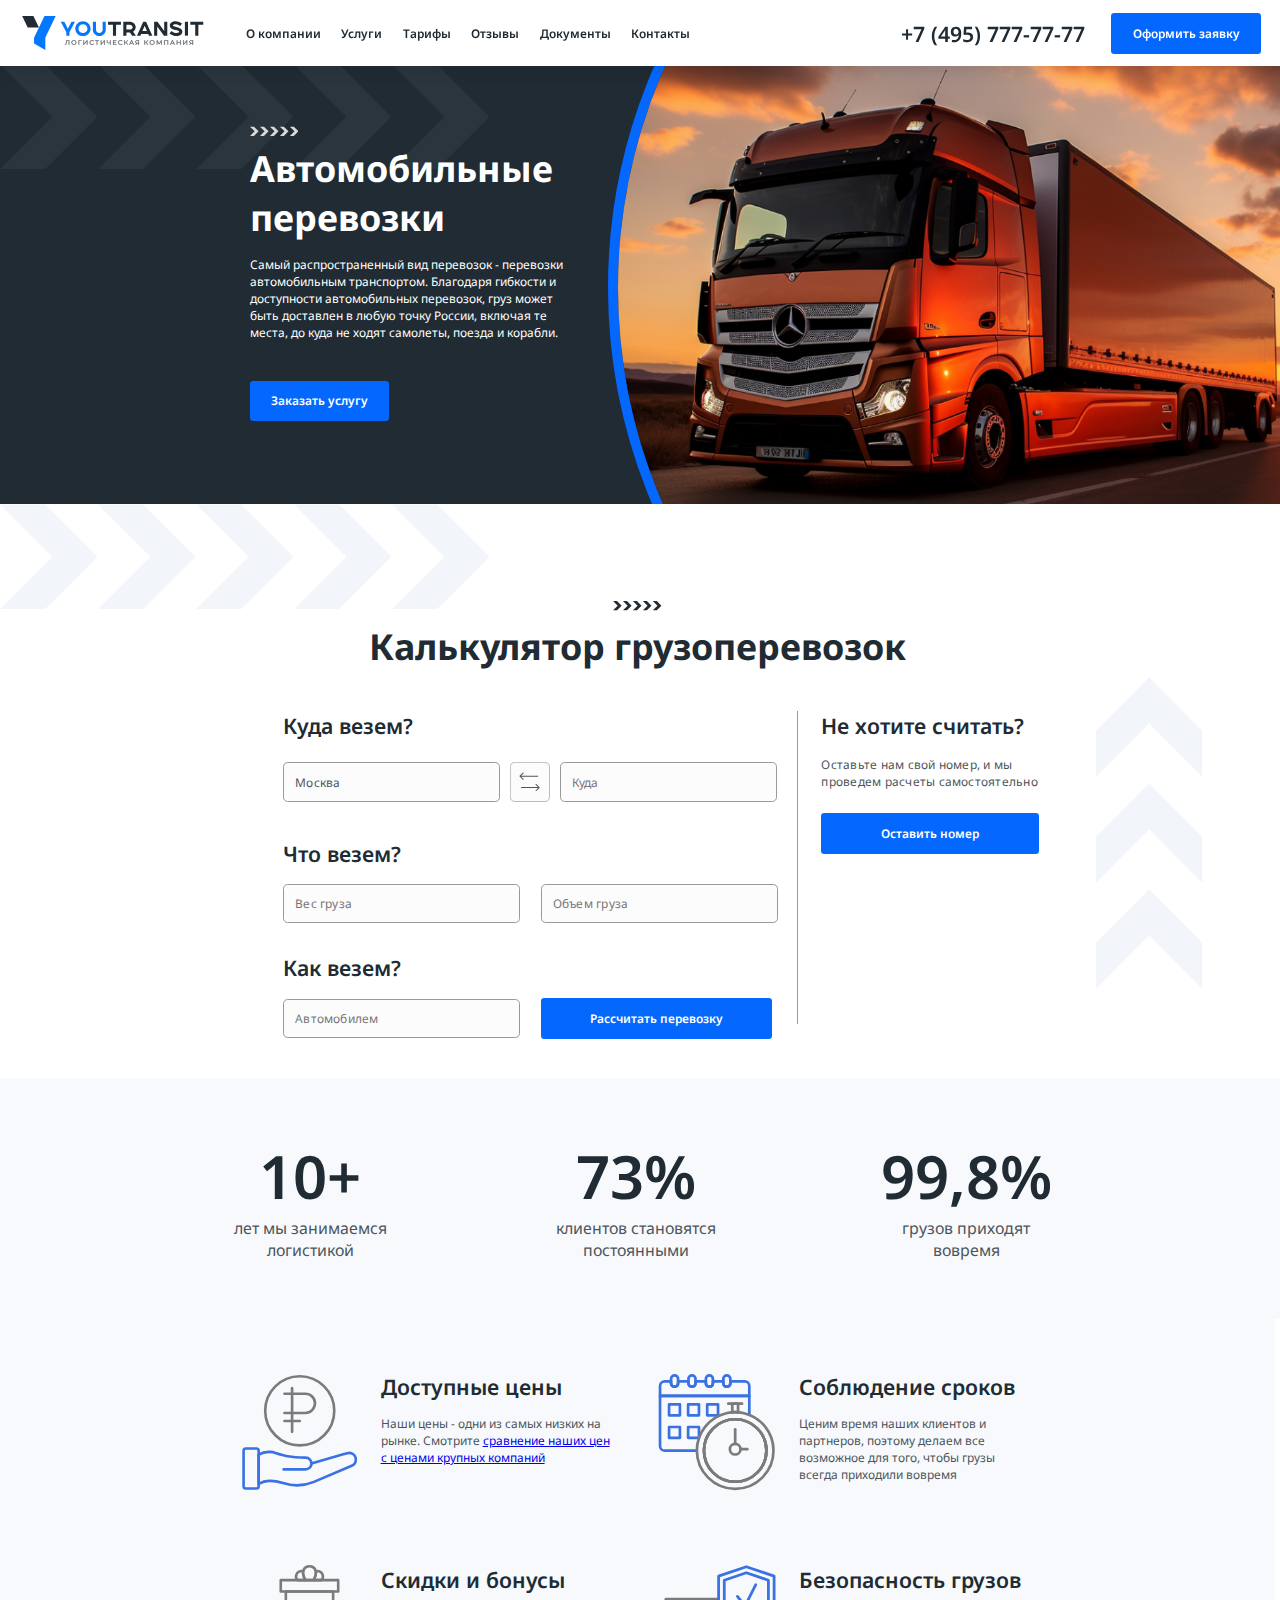
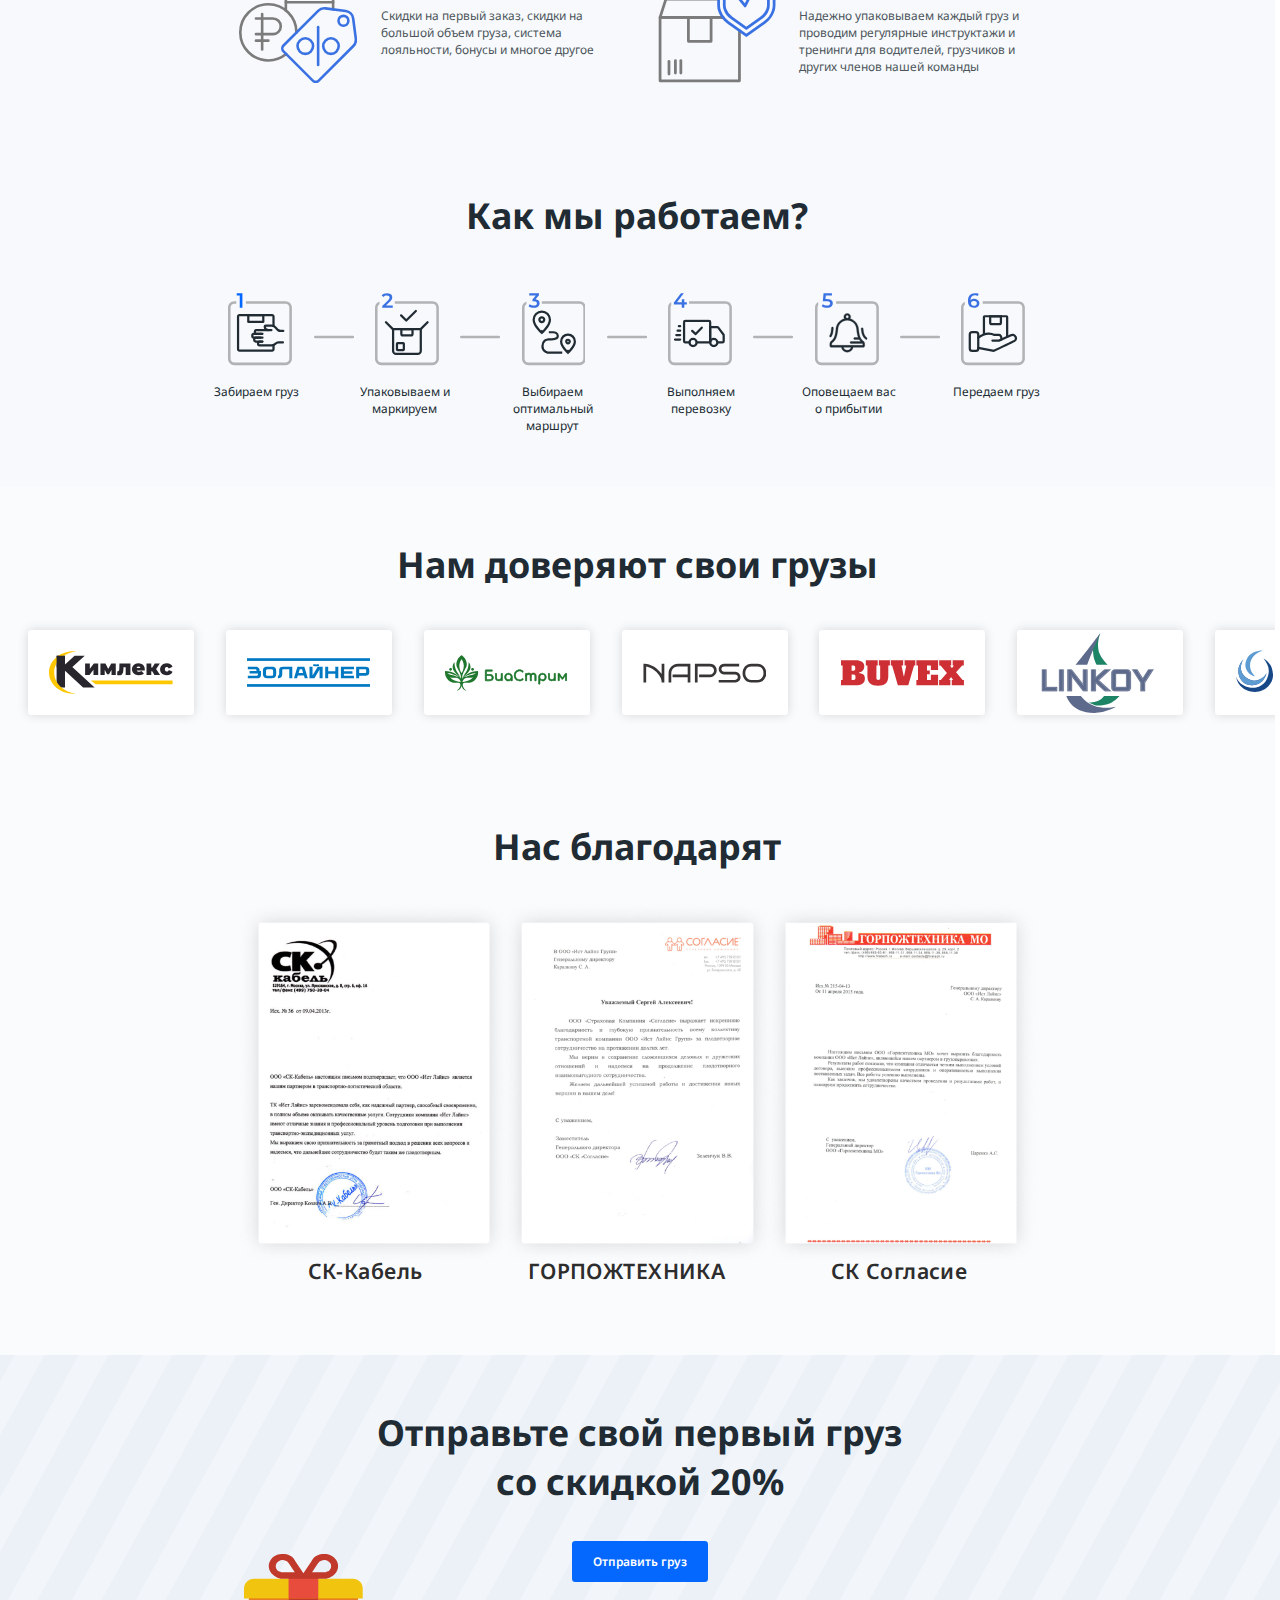
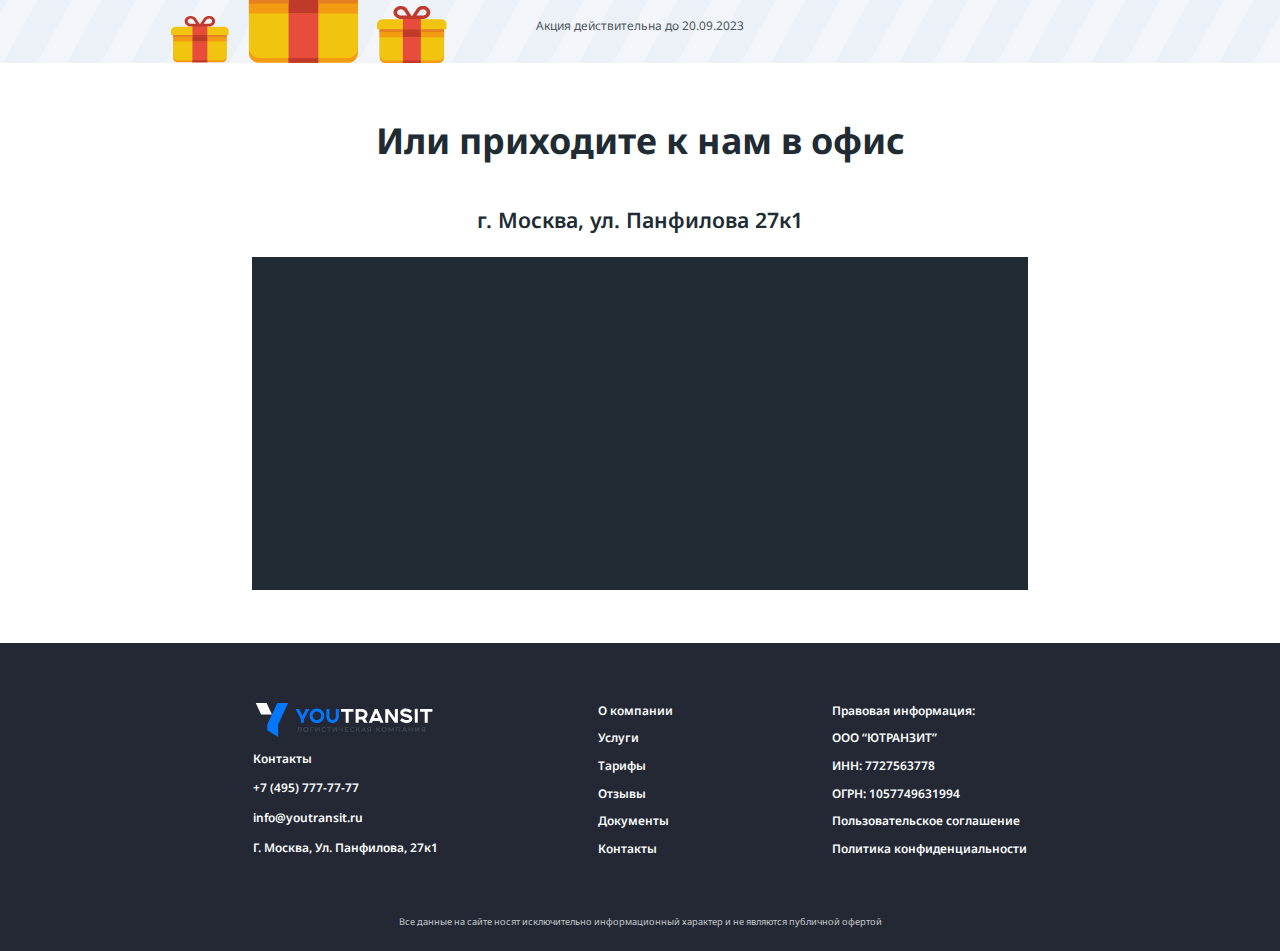
<file: Pages/Car/car.html>
<!DOCTYPE html>
<html lang="en">
<head>
    <meta charset="UTF-8">
    <title>Sea</title>
    <link rel="stylesheet" href="car.css">
    <script src="https://api-maps.yandex.ru/v3/?apikey=6abfb373-f5e1-4530-9eb8-a45239ecb4ba&lang=ru_RU"></script>

    <script>
        window.map = null
        const LOCATION = {center: [37.416817, 55.857392], zoom: 13}


        const POINTS = [
            {
                coordinates: [37.416817, 55.857392],
                color: '#0468FF',
            },
        ]

        main()

        async function main() {
            await ymaps3.ready
            const {YMap, YMapDefaultSchemeLayer, YMapMarker, YMapControls, YMapDefaultFeaturesLayer} = ymaps3

            const {YMapZoomControl} = await ymaps3.import('@yandex/ymaps3-controls@0.0.1')
            const {YMapDefaultMarker} = await ymaps3.import('@yandex/ymaps3-markers@0.0.1')

            map = new YMap(document.getElementById('map'), {location: LOCATION})

            map.addChild((scheme = new YMapDefaultSchemeLayer()))
            map.addChild(new YMapControls({position: 'right'}).addChild(new YMapZoomControl({})))
            map.addChild(new YMapDefaultFeaturesLayer({id: 'features'}))

            POINTS.forEach((point) => {
                if (point.element) {
                    map.addChild(new YMapMarker(point, point.element(point)))
                } else {
                    map.addChild(new YMapDefaultMarker(point))
                }
            })


        }
    </script>
</head>
<body>
<header>
    <div class="mobileHeader">
        <div class="mobileHeaderLogo" onclick="window.location.href = '../../index.html'">
            <svg xmlns="http://www.w3.org/2000/svg" width="51" height="54" viewBox="0 0 51 54" fill="none"
                 class="mobileHeaderLogoIcon">
                <path d="M25.4399 18.5042L17.0143 0.543945H0L8.42565 18.5042H25.4399Z" fill="#202B33"/>
                <path d="M50.8794 0.543945H33.8651L18.0312 34.2958V43.0293L35.1492 53.3453V34.2958H35.0455L50.8794 0.543945Z"
                      fill="#0477FF"/>
            </svg>
            <div class="mobileHeaderLogoLabels">
                <svg xmlns="http://www.w3.org/2000/svg" width="223" height="24" viewBox="0 0 223 24" fill="none"
                     class="mobileHeaderLogoName">
                    <path d="M11.2135 11.9391L5.66224 0.895264H0.140625L8.79347 17.5709V23.0953H13.6335V17.5709L22.316 0.895264H16.8289L11.2135 11.9391Z"
                          fill="#0477FF"/>
                    <path d="M34.7928 0.171875C28.1995 0.171875 22.8359 5.46178 22.8359 11.9679C22.8359 18.5034 28.1995 23.8226 34.7928 23.8226C41.3862 23.8226 46.7498 18.5034 46.7498 11.9679C46.7498 5.46178 41.3862 0.171875 34.7928 0.171875ZM34.7928 19.0309C30.8862 19.0309 27.7106 15.8609 27.7106 11.9679C27.7106 8.12383 30.8862 4.99287 34.7928 4.99287C38.6995 4.99287 41.8751 8.11894 41.8751 11.9679C41.8751 15.8609 38.6995 19.0309 34.7928 19.0309Z"
                          fill="#0477FF"/>
                    <path d="M65.6019 13.7715C65.6019 16.668 63.2707 19.0272 60.4062 19.0272C57.5417 19.0272 55.2106 16.668 55.2106 13.7715V0.891113H50.3359V13.7715C50.3359 19.3105 54.85 23.8189 60.4013 23.8189C65.9525 23.8189 70.4666 19.3105 70.4666 13.7715V0.891113H65.592V13.7715H65.6019Z"
                          fill="#0477FF"/>
                    <path d="M74.0391 5.68206H81.714V23.0953H86.5886V5.68206H94.2636V0.895264H74.0391V5.68206Z"
                          fill="#202B33"/>
                    <path d="M117.297 9.52615C117.297 4.76866 113.148 0.895264 108.051 0.895264H97.9219V23.0953H102.767V18.1522H108.308L111.78 23.0953H117.732L113.222 16.6868C115.781 15.0603 117.297 12.408 117.297 9.52615ZM102.767 5.62345H107.963C110.412 5.62345 112.427 7.37698 112.457 9.52615C112.457 11.6949 110.467 13.4582 108.027 13.4582H102.772V5.62345H102.767Z"
                          fill="#202B33"/>
                    <path d="M129.094 0.895264L119.32 23.0953H124.63L125.785 20.3844H136.828L138.048 23.0953H143.358L133.519 0.895264H129.094ZM134.863 15.7148H127.785L131.322 7.42094L134.863 15.7148Z"
                          fill="#202B33"/>
                    <path d="M161.891 15.5194L151.317 0.895264H146.141V23.0953H150.986V8.50041L161.555 23.0953H166.731V0.895264H161.891V15.5194Z"
                          fill="#202B33"/>
                    <path d="M180.305 9.1889C177.871 8.53926 175.574 7.9287 175.574 6.93226C175.574 5.96025 176.972 4.95892 179.308 4.95892C180.824 4.95892 183.338 5.39854 186.691 7.4891L187.007 7.68448L189.709 3.62547L189.388 3.42031C185.995 1.26136 182.696 0.167236 179.584 0.167236C174.507 0.167236 170.675 3.14189 170.675 7.07879C170.675 11.6946 175.865 13.077 180.034 14.1857C182.819 14.9282 185.452 15.6267 185.452 17.048C185.452 17.8638 184.005 18.9921 181.293 18.9921C178.987 18.9921 176.354 17.981 173.47 15.9881L173.159 15.7732L170.25 19.8224L170.571 20.0373C174.26 22.5382 177.821 23.8082 181.145 23.8082C186.4 23.8082 190.361 20.8726 190.361 16.9845C190.346 11.8656 184.543 10.3172 180.305 9.1889Z"
                          fill="#202B33"/>
                    <path d="M199.087 0.895264H194.242V23.0953H199.087V0.895264Z" fill="#202B33"/>
                    <path d="M202.766 0.895264V5.68206H210.441V23.0953H215.315V5.68206H222.99V0.895264H202.766Z"
                          fill="#202B33"/>
                </svg>
                <svg xmlns="http://www.w3.org/2000/svg" width="225" height="10" viewBox="0 0 225 10" fill="none"
                     class="mobileHeaderLogoLabel">
                    <path d="M8.69444 0.856445V0.731445H8.56944H3.2108H3.08996L3.08587 0.852217L2.97231 4.20725C2.93293 5.10749 2.85924 5.82853 2.75709 6.3673L2.75706 6.3675C2.65494 6.91096 2.50198 7.29302 2.31317 7.52866C2.12918 7.75829 1.89326 7.87257 1.60075 7.87257C1.48742 7.87257 1.37329 7.85915 1.25321 7.83175L1.11424 7.80003L1.10094 7.94195L1.0318 8.67951L1.02175 8.78669L1.12625 8.81252C1.35343 8.86869 1.57587 8.89433 1.78842 8.89433C2.29532 8.89433 2.71068 8.71511 3.02274 8.36391C3.32968 8.01848 3.5483 7.50103 3.68873 6.83141C3.82908 6.16217 3.91838 5.27995 3.95801 4.19713L3.95802 4.1968L4.04282 1.69947H7.61966V8.69118V8.81618H7.74466H8.56944H8.69444V8.69118V0.856445Z"
                          fill="#4C555B" stroke="#4C555B" stroke-width="0.25"/>
                    <path d="M20.4751 2.66318L20.4749 2.6628C20.1029 2.03791 19.5925 1.54325 18.9403 1.19051C18.2883 0.837857 17.5613 0.662598 16.7572 0.662598C15.9525 0.662598 15.2205 0.842972 14.5638 1.20044C13.9074 1.55774 13.3969 2.0472 13.0247 2.67257C12.6517 3.29914 12.4688 4.0005 12.4688 4.77335C12.4688 5.54678 12.6569 6.24772 13.0243 6.87346C13.392 7.49974 13.9079 7.98917 14.5638 8.34624C15.2215 8.70421 15.9537 8.87432 16.7572 8.87432C17.5613 8.87432 18.2883 8.69906 18.9403 8.3464L18.9407 8.3462C19.5873 7.9937 20.1027 7.49931 20.4749 6.87411C20.8476 6.2479 21.0357 5.54175 21.0357 4.76846C21.0357 3.99492 20.8475 3.29387 20.4751 2.66318ZM19.5331 3.17491L19.5334 3.17537C19.8079 3.64815 19.9461 4.18303 19.9461 4.77335C19.9461 5.36327 19.8081 5.89345 19.5332 6.37154C19.2582 6.84501 18.8748 7.21966 18.3907 7.48718C17.9069 7.75458 17.36 7.89164 16.7522 7.89164C16.1446 7.89164 15.5975 7.75463 15.1084 7.48693C14.6192 7.21921 14.2359 6.84928 13.9561 6.37096L13.9558 6.3705C13.6768 5.89815 13.5386 5.36364 13.5386 4.77335C13.5386 4.18345 13.6767 3.65362 13.956 3.17595C14.2361 2.70187 14.6197 2.32721 15.1084 2.05976C15.5975 1.79206 16.1446 1.65504 16.7522 1.65504C17.36 1.65504 17.9069 1.79211 18.3907 2.05951L18.3912 2.05976C18.8799 2.32725 19.2582 2.69682 19.5331 3.17491Z"
                          fill="#4C555B" stroke="#4C555B" stroke-width="0.25"/>
                    <path d="M25.8873 8.691L25.8776 1.69947H29.8452H29.9702H29.9751V1.57447H30.0952V0.856445V0.731445H29.9702H24.9375H24.8125V0.856445V8.69118V8.81618H24.9375H25.7623H25.8875L25.8873 8.691Z"
                          fill="#4C555B" stroke="#4C555B" stroke-width="0.25"/>
                    <path d="M33.4531 0.731445H33.3281V0.856445V8.68629V8.81129H33.4531H34.2137H34.2746L34.3122 8.76331L39.156 2.57209V8.69118V8.81618H39.281H40.1057H40.2307V8.69118V0.856445V0.731445H40.1057H39.3451H39.2841L39.2466 0.77953L34.4029 6.98466V0.856445V0.731445H34.2779H33.4531Z"
                          fill="#4C555B" stroke="#4C555B" stroke-width="0.25"/>
                    <path d="M51.2656 2.02434L51.3524 1.93844L51.2685 1.84963C50.9049 1.46468 50.4695 1.1711 49.954 0.969163C49.4393 0.767565 48.8804 0.66748 48.2786 0.66748C47.4746 0.66748 46.7426 0.842693 46.0905 1.19541C45.4383 1.54815 44.9279 2.0428 44.5559 2.66769C44.1829 3.29438 44 4.00067 44 4.77335C44 5.54623 44.183 6.24735 44.5556 6.87849C44.9228 7.50387 45.4334 7.99859 46.0855 8.35128C46.7375 8.70392 47.4641 8.87898 48.2671 8.88897V8.88898H48.2687C48.8713 8.88898 49.43 8.78373 49.9486 8.58257C50.4695 8.38057 50.9102 8.08187 51.2691 7.69643L51.3518 7.60767L51.2656 7.52237L50.7322 6.99483L50.6429 6.90651L50.555 6.99624C49.9682 7.59532 49.221 7.89654 48.3033 7.89654C47.6957 7.89654 47.1487 7.75958 46.6548 7.48714C46.1602 7.21436 45.7767 6.84412 45.497 6.37051C45.2179 5.898 45.0797 5.36833 45.0797 4.77823C45.0797 4.18813 45.2179 3.65847 45.497 3.18596C45.7767 2.71236 46.1602 2.34211 46.6548 2.06934C47.1487 1.7969 47.6957 1.65993 48.3033 1.65993C49.2164 1.65993 49.9639 1.95652 50.5557 2.55116L50.6436 2.63948L50.7322 2.55186L51.2656 2.02434Z"
                          fill="#4C555B" stroke="#4C555B" stroke-width="0.25"/>
                    <path d="M60.0208 1.57447H60.1409V0.856445V0.731445H60.0159H53.625H53.5V0.856445V1.57447V1.69947H53.625H56.2855V8.69118V8.81618H56.4105H57.2353H57.3603V8.69118V1.69947H59.8909H60.0159H60.0208V1.57447Z"
                          fill="#4C555B" stroke="#4C555B" stroke-width="0.25"/>
                    <path d="M63.5312 0.731445H63.4062V0.856445V8.68629V8.81129H63.5312H64.2918H64.3527L64.3903 8.76331L69.2341 2.57209V8.69118V8.81618H69.3591H70.1839H70.3089V8.69118V0.856445V0.731445H70.1839H69.4233H69.3623L69.3247 0.77953L64.481 6.98466V0.856445V0.731445H64.356H63.5312Z"
                          fill="#4C555B" stroke="#4C555B" stroke-width="0.25"/>
                    <path d="M80.2575 8.81618H80.3825V8.69118V0.986335V0.861335V0.856445H80.2575V0.736335H79.4426H79.3176V0.861335V4.62964C78.5372 4.97696 77.7695 5.14703 77.0226 5.14703C76.3452 5.14703 75.8401 4.9856 75.4849 4.67485C75.1317 4.36585 74.9498 3.93401 74.9498 3.3573V0.861335V0.736335H74.8248H74H73.875V0.861335V3.44524C73.875 4.28026 74.1426 4.94278 74.6935 5.42022L74.6941 5.42066C75.2421 5.89038 75.9955 6.11994 76.9435 6.11994C77.7128 6.11994 78.5057 5.95869 79.3176 5.63467V8.69118V8.81618H79.4426H80.2575Z"
                          fill="#4C555B" stroke="#4C555B" stroke-width="0.25"/>
                    <path d="M90.6944 7.97316V7.84816H90.5694H85.9333V5.187H89.9026H90.0276V5.062V4.35863V4.23363H89.9026H85.9333V1.69947H90.4015H90.5265V1.57447V0.856445V0.731445H90.4015H84.9688H84.8438V0.856445V8.69118V8.81618H84.9688H90.5694H90.6944V8.69118V7.97316Z"
                          fill="#4C555B" stroke="#4C555B" stroke-width="0.25"/>
                    <path d="M100.883 2.0241L100.97 1.93819L100.886 1.84939C100.522 1.46444 100.087 1.17085 99.5711 0.968918C99.0565 0.767321 98.4976 0.667236 97.8957 0.667236C97.0917 0.667236 96.3598 0.842449 95.7076 1.19517C95.0555 1.54791 94.5451 2.04255 94.1731 2.66744C93.8001 3.29414 93.6172 4.00043 93.6172 4.77311C93.6172 5.54599 93.8001 6.24711 94.1728 6.87825C94.54 7.50363 95.0506 7.99835 95.7027 8.35104C96.3547 8.70367 97.0812 8.87873 97.8843 8.88872V8.88873H97.8859C98.4885 8.88873 99.0471 8.78349 99.5658 8.58233C100.087 8.38033 100.527 8.08163 100.886 7.69619L100.969 7.60742L100.883 7.52212L100.349 6.99459L100.26 6.90627L100.172 6.996C99.5853 7.59508 98.8382 7.8963 97.9204 7.8963C97.3129 7.8963 96.7659 7.75933 96.272 7.48689C95.7774 7.21411 95.3939 6.84387 95.1142 6.37026C94.8351 5.89776 94.6969 5.36808 94.6969 4.77798C94.6969 4.18789 94.8351 3.65823 95.1142 3.18572C95.3939 2.71211 95.7774 2.34187 96.272 2.06909C96.7659 1.79665 97.3129 1.65969 97.9204 1.65969C98.8336 1.65969 99.5811 1.95628 100.173 2.55092L100.261 2.63924L100.349 2.55162L100.883 2.0241Z"
                          fill="#4C555B" stroke="#4C555B" stroke-width="0.25"/>
                    <path d="M105.37 8.81103H105.495V8.68603V5.22093H107.121L109.874 8.76274L109.911 8.81103H109.973H110.936H111.19L111.035 8.60964L107.982 4.6564L110.867 0.927803L111.022 0.726318H110.768H109.864H109.802L109.765 0.775455L107.12 4.23825H105.495V0.851318V0.726318H105.37H104.555H104.43V0.851318V8.68603V8.81103H104.555H105.37Z"
                          fill="#4C555B" stroke="#4C555B" stroke-width="0.25"/>
                    <path d="M113.885 8.81103H113.965L113.999 8.73767L114.914 6.72047H119.163L120.083 8.73789L120.116 8.81103H120.197H121.081H121.276L121.194 8.6336L117.574 0.798887L117.541 0.726318H117.461H116.636H116.556L116.522 0.798887L112.902 8.6336L112.82 8.81103H113.016H113.885ZM115.328 5.8013L117.036 2.02417L118.744 5.8013H115.328Z"
                          fill="#4C555B" stroke="#4C555B" stroke-width="0.25"/>
                    <path d="M129.875 8.81617H130V8.69117V0.856437V0.851562V0.726562H129.875H126.798C125.819 0.726562 125.026 0.976537 124.435 1.48452C123.839 1.99634 123.547 2.71783 123.547 3.62595C123.547 4.28116 123.705 4.84512 124.034 5.30504C124.329 5.72774 124.743 6.02835 125.269 6.21316L123.57 8.61406L123.43 8.81128H123.672H124.566H124.631L124.668 8.75765L126.291 6.42406C126.458 6.43842 126.59 6.4423 126.685 6.4423H128.925V8.69117V8.81617H129.05H129.875ZM126.754 5.48894C126.041 5.48894 125.518 5.31749 125.169 4.99894C124.821 4.6817 124.641 4.2258 124.641 3.60641C124.641 2.9684 124.83 2.50446 125.2 2.18745C125.575 1.87062 126.111 1.69946 126.833 1.69946H128.925V5.48894H126.754Z"
                          fill="#4C555B" stroke="#4C555B" stroke-width="0.25"/>
                    <path d="M140.401 8.81103H140.526V8.68603V5.22093H142.152L144.905 8.76274L144.943 8.81103H145.004H145.967H146.221L146.066 8.60964L143.013 4.6564L145.898 0.927803L146.054 0.726318H145.799H144.895H144.833L144.796 0.775455L142.152 4.23825H140.526V0.851318V0.726318H140.401H139.586H139.461V0.851318V8.68603V8.81103H139.586H140.401Z"
                          fill="#4C555B" stroke="#4C555B" stroke-width="0.25"/>
                    <path d="M156.475 2.66318L156.475 2.6628C156.103 2.03792 155.593 1.54325 154.94 1.19051C154.288 0.837856 153.561 0.662598 152.757 0.662598C151.953 0.662598 151.221 0.842972 150.564 1.20044C149.907 1.55774 149.397 2.0472 149.025 2.67257C148.652 3.29913 148.469 4.0005 148.469 4.77335C148.469 5.54606 148.652 6.2473 149.024 6.87378C149.392 7.49991 149.908 7.98924 150.564 8.34624C151.222 8.70421 151.954 8.87432 152.757 8.87432C153.561 8.87432 154.288 8.69906 154.94 8.3464L154.941 8.3462C155.587 7.9937 156.103 7.49931 156.475 6.87411C156.848 6.2479 157.036 5.54175 157.036 4.76846C157.036 3.99492 156.848 3.29387 156.475 2.66318ZM155.533 3.17491L155.533 3.17537C155.808 3.64815 155.946 4.18303 155.946 4.77335C155.946 5.36327 155.808 5.89345 155.533 6.37154C155.258 6.84502 154.875 7.21966 154.391 7.48718C153.907 7.75458 153.36 7.89164 152.752 7.89164C152.145 7.89164 151.597 7.75463 151.108 7.48693C150.619 7.21921 150.236 6.84928 149.956 6.37096L149.956 6.3705C149.677 5.89815 149.539 5.36364 149.539 4.77335C149.539 4.18345 149.677 3.65362 149.956 3.17595C150.236 2.70187 150.62 2.32721 151.108 2.05976C151.597 1.79206 152.145 1.65504 152.752 1.65504C153.36 1.65504 153.907 1.79211 154.391 2.05951L154.391 2.05976C154.88 2.32725 155.258 2.69681 155.533 3.17491Z"
                          fill="#4C555B" stroke="#4C555B" stroke-width="0.25"/>
                    <path d="M169.306 0.856445V0.731445H169.181H168.49H168.418L168.382 0.793185L165.082 6.41792L161.752 0.792777L161.716 0.731445H161.645H160.953H160.828V0.856445V8.69118V8.81618H160.953H161.758H161.883V8.69118V2.91361L164.762 7.75859L164.798 7.81974H164.87H165.265H165.336L165.372 7.75829L168.251 2.88198V8.69118V8.81618H168.376H169.181H169.306V8.69118V0.856445Z"
                          fill="#4C555B" stroke="#4C555B" stroke-width="0.25"/>
                    <path d="M180.67 0.856445V0.731445H180.545H173.883H173.758V0.856445V8.69118V8.81618H173.883H174.708H174.833V8.69118V1.69947H179.596V8.69118V8.81618H179.721H180.545H180.67V8.69118V0.856445Z"
                          fill="#4C555B" stroke="#4C555B" stroke-width="0.25"/>
                    <path d="M184.963 8.81128H185.044L185.077 8.73791L185.992 6.72072H190.241L191.161 8.73814L191.194 8.81128H191.275H192.159H192.354L192.272 8.63385L188.652 0.799131L188.619 0.726562H188.539H187.714H187.634L187.6 0.799131L183.98 8.63385L183.898 8.81128H184.094H184.963ZM186.406 5.80154L188.114 2.02442L189.822 5.80154H186.406Z"
                          fill="#4C555B" stroke="#4C555B" stroke-width="0.25"/>
                    <path d="M202.446 0.856445V0.731445H202.321H201.496H201.371V0.856445V4.22386H196.668V0.856445V0.731445H196.543H195.703H195.578V0.856445V8.69118V8.81618H195.703H196.543H196.668V8.69118V5.20166H201.371V8.69118V8.81618H201.496H202.321H202.446V8.69118V0.856445Z"
                          fill="#4C555B" stroke="#4C555B" stroke-width="0.25"/>
                    <path d="M207.031 0.731445H206.906V0.856445V8.68629V8.81129H207.031H207.792H207.853L207.89 8.76331L212.734 2.57209V8.69118V8.81618H212.859H213.684H213.809V8.69118V0.856445V0.731445H213.684H212.923H212.862L212.825 0.77953L207.981 6.98466V0.856445V0.731445H207.856H207.031Z"
                          fill="#4C555B" stroke="#4C555B" stroke-width="0.25"/>
                    <path d="M224 8.81617H224.125V8.69117V0.856437V0.851562V0.726562H224H220.923C219.944 0.726562 219.151 0.976537 218.56 1.48452C217.964 1.99634 217.672 2.71783 217.672 3.62595C217.672 4.28116 217.83 4.84512 218.159 5.30504C218.454 5.72774 218.868 6.02835 219.394 6.21316L217.695 8.61406L217.555 8.81128H217.797H218.691H218.756L218.793 8.75765L220.416 6.42406C220.583 6.43842 220.715 6.4423 220.81 6.4423H223.05V8.69117V8.81617H223.175H224ZM218.766 3.60737H218.766V3.60641C218.766 2.96839 218.955 2.50445 219.325 2.18744C219.7 1.87062 220.236 1.69946 220.958 1.69946H223.05V5.48894H220.879C220.166 5.48894 219.643 5.31749 219.294 4.99894C218.945 4.68128 218.762 4.22522 218.766 3.60737Z"
                          fill="#4C555B" stroke="#4C555B" stroke-width="0.25"/>
                </svg>
            </div>
        </div>
        <button class="mobileHeaderButton">Оформить заявку</button>
        <div class="mobileHeaderBurgerIcon">
            <svg xmlns="http://www.w3.org/2000/svg" width="36" height="36" viewBox="0 0 36 36" fill="none"
                 class="mobileHeaderBurgerSvg" id="mobileHeaderBurgerSvg">
                <path d="M10 12H26" stroke="#4C555B" id="firstLine"/>
                <path d="M10 18H26" stroke="#4C555B" id="secondLine"/>
                <path d="M10 24H26" stroke="#4C555B" id="thirdLine"/>
            </svg>
        </div>
        <div class="navMenu" id="navMenu">
            <div class="navMenuItem">
                <a href="../About/about.html" class="navMenuLabel">О компании</a>
            </div>
            <div class="navMenuItem">
                <a href="../Services/services.html" class="navMenuLabel">Услуги</a>
            </div>
            <div class="navMenuItem">
                <a href="../Tariffs/tariffs.html" class="navMenuLabel">Тарифы</a>

            </div>
            <div class="navMenuItem">
                <a href="../Reviews/reviews.html" class="navMenuLabel">Отзывы</a>

            </div>
            <div class="navMenuItem">
                <a href="../Docs/docs.html" class="navMenuLabel">Документы</a>

            </div>
            <div class="navMenuItem">
                <a href="../Contacts/contacts.html" class="navMenuLabel">Контакты</a>

            </div>
        </div>
    </div>
    <div class="primary">
        <div class="primaryFirstBlock">
            <div class="logo" onclick="window.location.href = '../../index.html'">
                <svg xmlns="http://www.w3.org/2000/svg" width="100%" height="102%" viewBox="0 0 51 52" fill="none"
                     class="logoImg">
                    <path d="M25.4399 17.5623L17.0143 0H0L8.42565 17.5623H25.4399Z" fill="#202B33"/>
                    <path d="M50.8794 0H33.8651L18.0312 33.0039V41.5438L35.1492 51.6312V33.0039H35.0455L50.8794 0Z"
                          fill="#0477FF"/>
                </svg>
                <div class="logoContainer">
                    <svg xmlns="http://www.w3.org/2000/svg" width="80%" height="50%" viewBox="0 0 223 24" fill="none"
                         class="logoText">
                        <path d="M11.2135 11.9876L5.66224 1.18848H0.140625L8.79347 17.4946V22.8965H13.6335V17.4946L22.316 1.18848H16.8289L11.2135 11.9876Z"
                              fill="#0477FF"/>
                        <path d="M34.7928 0.481201C28.1995 0.481201 22.8359 5.65387 22.8359 12.0158C22.8359 18.4065 28.1995 23.6078 34.7928 23.6078C41.3862 23.6078 46.7498 18.4065 46.7498 12.0158C46.7498 5.65387 41.3862 0.481201 34.7928 0.481201ZM34.7928 18.9223C30.8862 18.9223 27.7106 15.8225 27.7106 12.0158C27.7106 8.25693 30.8862 5.19535 34.7928 5.19535C38.6995 5.19535 41.8751 8.25215 41.8751 12.0158C41.8751 15.8225 38.6995 18.9223 34.7928 18.9223Z"
                              fill="#0477FF"/>
                        <path d="M65.6019 13.7793C65.6019 16.6116 63.2707 18.9185 60.4062 18.9185C57.5417 18.9185 55.2106 16.6116 55.2106 13.7793V1.18433H50.3359V13.7793C50.3359 19.1956 54.85 23.604 60.4013 23.604C65.9525 23.604 70.4666 19.1956 70.4666 13.7793V1.18433H65.592V13.7793H65.6019Z"
                              fill="#0477FF"/>
                        <path d="M74.0391 5.86919H81.714V22.8965H86.5886V5.86919H94.2636V1.18848H74.0391V5.86919Z"
                              fill="#202B33"/>
                        <path d="M117.297 9.6281C117.297 4.97603 113.148 1.18848 108.051 1.18848H97.9219V22.8965H102.767V18.063H108.308L111.78 22.8965H117.732L113.222 16.6301C115.781 15.0396 117.297 12.4461 117.297 9.6281ZM102.767 5.81188H107.963C110.412 5.81188 112.427 7.52655 112.457 9.6281C112.457 11.7487 110.467 13.473 108.027 13.473H102.772V5.81188H102.767Z"
                              fill="#202B33"/>
                        <path d="M129.094 1.18848L119.32 22.8965H124.63L125.785 20.2457H136.828L138.048 22.8965H143.358L133.519 1.18848H129.094ZM134.863 15.6796H127.785L131.322 7.56954L134.863 15.6796Z"
                              fill="#202B33"/>
                        <path d="M161.891 15.4885L151.317 1.18848H146.141V22.8965H150.986V8.62508L161.555 22.8965H166.731V1.18848H161.891V15.4885Z"
                              fill="#202B33"/>
                        <path d="M180.305 9.29829C177.871 8.66305 175.574 8.06602 175.574 7.09167C175.574 6.14119 176.972 5.16206 179.308 5.16206C180.824 5.16206 183.338 5.59193 186.691 7.63617L187.007 7.82721L189.709 3.85815L189.388 3.65754C185.995 1.54644 182.696 0.476562 179.584 0.476562C174.507 0.476562 170.675 3.38529 170.675 7.23495C170.675 11.7485 175.865 13.1002 180.034 14.1844C182.819 14.9104 185.452 15.5934 185.452 16.9833C185.452 17.7809 184.005 18.8842 181.293 18.8842C178.987 18.8842 176.354 17.8955 173.47 15.9468L173.159 15.7367L170.25 19.6962L170.571 19.9063C174.26 22.3518 177.821 23.5936 181.145 23.5936C186.4 23.5936 190.361 20.7231 190.361 16.9212C190.346 11.9157 184.543 10.4016 180.305 9.29829Z"
                              fill="#202B33"/>
                        <path d="M199.087 1.18848H194.242V22.8965H199.087V1.18848Z" fill="#202B33"/>
                        <path d="M202.766 1.18848V5.86919H210.441V22.8965H215.315V5.86919H222.99V1.18848H202.766Z"
                              fill="#202B33"/>
                    </svg>
                    <svg xmlns="http://www.w3.org/2000/svg" width="225" height="9" viewBox="0 0 225 9" fill="none"
                         class="logoDescription">
                        <path d="M8.69444 0.507812V0.382812H8.56944H3.2108H3.09005L3.08587 0.503488L2.97231 3.78414C2.93294 4.66428 2.85927 5.36904 2.75719 5.89552L2.75715 5.89572C2.65513 6.42665 2.50239 6.79949 2.31403 7.02936C2.13043 7.25342 1.89433 7.36568 1.60075 7.36568C1.48719 7.36568 1.37286 7.35253 1.25262 7.3257L1.11447 7.29487L1.10096 7.43577L1.03182 8.15699L1.02147 8.26493L1.12688 8.29042C1.35387 8.3453 1.5761 8.37034 1.78842 8.37034C2.29436 8.37034 2.70946 8.1955 3.02181 7.85178C3.32917 7.51353 3.54806 7.00684 3.68862 6.35149C3.82906 5.69666 3.91837 4.83365 3.95801 3.77467L3.95802 3.77434L4.04273 1.33492H7.61966V8.16892V8.29392H7.74466H8.56944H8.69444V8.16892V0.507812Z"
                              fill="#4C555B" stroke="#4C555B" stroke-width="0.25"/>
                        <path d="M20.4745 2.27198L20.4742 2.2716C20.102 1.66004 19.5913 1.17627 18.9393 0.831432C18.2875 0.486691 17.5609 0.31543 16.7572 0.31543C15.953 0.31543 15.2214 0.491688 14.5649 0.841134C13.9086 1.19043 13.3979 1.66912 13.0253 2.28115C12.652 2.89444 12.4688 3.58114 12.4688 4.33785C12.4688 5.09515 12.6572 5.78142 13.0249 6.39388C13.3929 7.00683 13.9091 7.48549 14.5649 7.83455C15.2223 8.18448 15.9541 8.35071 16.7572 8.35071C17.5609 8.35071 18.2875 8.17944 18.9393 7.8347L18.9397 7.83451C19.5862 7.48991 20.1018 7.0064 20.4742 6.39453C20.8474 5.78161 21.0357 5.09023 21.0357 4.33307C21.0357 3.57566 20.8472 2.88928 20.4745 2.27198ZM19.5337 2.77727L19.534 2.77773C19.8081 3.23942 19.9461 3.76159 19.9461 4.33785C19.9461 4.91373 19.8083 5.43131 19.5338 5.89822C19.2592 6.36063 18.876 6.72688 18.3918 6.98855C17.9077 7.25013 17.3605 7.38427 16.7522 7.38427C16.1441 7.38427 15.5966 7.25017 15.1073 6.98831C14.618 6.72644 14.2349 6.36478 13.9555 5.89761L13.9552 5.89714C13.6766 5.43587 13.5386 4.91409 13.5386 4.33785C13.5386 3.76201 13.6764 3.24479 13.9554 2.77831C14.2351 2.31527 14.6185 1.949 15.1073 1.68739C15.5966 1.42553 16.1441 1.29141 16.7522 1.29141C17.3605 1.29141 17.9077 1.42557 18.3918 1.68715L18.3922 1.68739C18.8811 1.94904 19.2592 2.31033 19.5337 2.77727Z"
                              fill="#4C555B" stroke="#4C555B" stroke-width="0.25"/>
                        <path d="M25.8873 8.16874L25.8776 1.33492H29.8452H29.9702H29.9751V1.20992H30.0952V0.507812V0.382812H29.9702H24.9375H24.8125V0.507812V8.16892V8.29392H24.9375H25.7623H25.8875L25.8873 8.16874Z"
                              fill="#4C555B" stroke="#4C555B" stroke-width="0.25"/>
                        <path d="M33.4531 0.382812H33.3281V0.507812V8.16414V8.28914H33.4531H34.2137H34.2738L34.3113 8.24223L39.156 2.18716V8.16892V8.29392H39.281H40.1057H40.2307V8.16892V0.507812V0.382812H40.1057H39.3451H39.285L39.2475 0.429828L34.4029 6.49851V0.507812V0.382812H34.2779H33.4531Z"
                              fill="#4C555B" stroke="#4C555B" stroke-width="0.25"/>
                        <path d="M51.2646 1.65282L51.3544 1.56597L51.2676 1.47612C50.9038 1.09954 50.4684 0.812524 49.9531 0.615159C49.4386 0.418121 48.88 0.320312 48.2786 0.320312C47.475 0.320312 46.7434 0.49153 46.0915 0.836329C45.4395 1.18116 44.9289 1.66492 44.5566 2.27649C44.1831 2.88991 44 3.58142 44 4.33797C44 5.0947 44.1832 5.78116 44.5562 6.39891C44.9238 7.01098 45.4346 7.4948 46.0865 7.83959C46.7383 8.1843 47.4645 8.35538 48.2672 8.36514V8.36515H48.2687C48.871 8.36515 49.4293 8.2623 49.9478 8.06568C50.4683 7.86826 50.909 7.57624 51.2682 7.19917L51.3537 7.10935L51.2646 7.02311L50.7312 6.50727L50.6429 6.42188L50.556 6.50866C49.9693 7.09427 49.2219 7.38917 48.3033 7.38917C47.6952 7.38917 47.1479 7.25512 46.6538 6.98862C46.159 6.7218 45.7758 6.35984 45.4963 5.89726C45.2176 5.43584 45.0797 4.91877 45.0797 4.34273C45.0797 3.76669 45.2176 3.24964 45.4963 2.78822C45.7758 2.32564 46.159 1.96368 46.6538 1.69686C47.1479 1.43036 47.6952 1.29631 48.3033 1.29631C49.2173 1.29631 49.9651 1.58668 50.5567 2.16796L50.6436 2.25336L50.7312 2.16865L51.2646 1.65282Z"
                              fill="#4C555B" stroke="#4C555B" stroke-width="0.25"/>
                        <path d="M60.0208 1.20992H60.1409V0.507812V0.382812H60.0159H53.625H53.5V0.507812V1.20992V1.33492H53.625H56.2855V8.16892V8.29392H56.4105H57.2353H57.3603V8.16892V1.33492H59.8909H60.0159H60.0208V1.20992Z"
                              fill="#4C555B" stroke="#4C555B" stroke-width="0.25"/>
                        <path d="M63.5312 0.382812H63.4062V0.507812V8.16414V8.28914H63.5312H64.2918H64.3519L64.3894 8.24223L69.2341 2.18716V8.16892V8.29392H69.3591H70.1839H70.3089V8.16892V0.507812V0.382812H70.1839H69.4233H69.3631L69.3256 0.429828L64.481 6.49851V0.507812V0.382812H64.356H63.5312Z"
                              fill="#4C555B" stroke="#4C555B" stroke-width="0.25"/>
                        <path d="M80.2575 8.29392H80.3825V8.16892V0.637593V0.512593V0.507812H80.2575V0.387593H79.4426H79.3176V0.512593V4.19485C78.5374 4.53427 77.7697 4.70054 77.0226 4.70054C76.3446 4.70054 75.8391 4.54249 75.4839 4.23861C75.1311 3.93679 74.9498 3.5156 74.9498 2.95325V0.512593V0.387593H74.8248H74H73.875V0.512593V3.03923C73.875 3.85734 74.1432 4.50626 74.6946 4.97344L74.6951 4.97388C75.2431 5.43317 75.9962 5.65743 76.9435 5.65743C77.7126 5.65743 78.5056 5.49973 79.3176 5.18273V8.16892V8.29392H79.4426H80.2575Z"
                              fill="#4C555B" stroke="#4C555B" stroke-width="0.25"/>
                        <path d="M90.6944 7.46681V7.34181H90.5694H85.9333V4.74517H89.9026H90.0276V4.62017V3.93239V3.80739H89.9026H85.9333V1.33492H90.4015H90.5265V1.20992V0.507812V0.382812H90.4015H84.9688H84.8438V0.507812V8.16892V8.29392H84.9688H90.5694H90.6944V8.16892V7.46681Z"
                              fill="#4C555B" stroke="#4C555B" stroke-width="0.25"/>
                        <path d="M100.882 1.65258L100.972 1.56573L100.885 1.47588C100.521 1.09929 100.086 0.812279 99.5703 0.614915C99.0558 0.417877 98.4972 0.320068 97.8957 0.320068C97.0922 0.320068 96.3606 0.491285 95.7087 0.836085C95.0567 1.18092 94.546 1.66467 94.1737 2.27624C93.8003 2.88966 93.6172 3.58118 93.6172 4.33772C93.6172 5.09446 93.8004 5.78091 94.1734 6.39867C94.541 7.01073 95.0518 7.49456 95.7037 7.83934C96.3555 8.18406 97.0817 8.35513 97.8843 8.3649V8.36491H97.8859C98.4882 8.36491 99.0465 8.26206 99.5649 8.06544C100.086 7.86801 100.526 7.576 100.885 7.19893L100.971 7.1091L100.882 7.02286L100.348 6.50702L100.26 6.42164L100.173 6.50841C99.5865 7.09402 98.8391 7.38892 97.9204 7.38892C97.3124 7.38892 96.7651 7.25487 96.2709 6.98837C95.7762 6.72155 95.3929 6.3596 95.1135 5.89701C94.8348 5.43559 94.6969 4.91853 94.6969 4.34249C94.6969 3.76645 94.8348 3.2494 95.1135 2.78798C95.3929 2.32539 95.7762 1.96344 96.2709 1.69662C96.7651 1.43012 97.3124 1.29607 97.9204 1.29607C98.8345 1.29607 99.5822 1.58643 100.174 2.16771L100.261 2.25311L100.348 2.16841L100.882 1.65258Z"
                              fill="#4C555B" stroke="#4C555B" stroke-width="0.25"/>
                        <path d="M105.37 8.28877H105.495V8.16377V4.77823H107.122L109.875 8.24156L109.912 8.28877H109.973H110.936H111.194L111.034 8.08631L107.984 4.22344L110.866 0.580241L111.026 0.377686H110.768H109.864H109.803L109.765 0.42575L107.121 3.81179H105.495V0.502686V0.377686H105.37H104.555H104.43V0.502686V8.16377V8.28877H104.555H105.37Z"
                              fill="#4C555B" stroke="#4C555B" stroke-width="0.25"/>
                        <path d="M113.885 8.28877H113.965L113.998 8.21637L114.913 6.24454H119.164L120.083 8.2166L120.117 8.28877H120.197H121.081H121.278L121.194 8.11037L117.574 0.449281L117.54 0.377686H117.461H116.636H116.557L116.523 0.449281L112.903 8.11037L112.818 8.28877H113.016H113.885ZM115.33 5.3402L117.036 1.6507L118.742 5.3402H115.33Z"
                              fill="#4C555B" stroke="#4C555B" stroke-width="0.25"/>
                        <path d="M129.875 8.2938H130V8.1688V0.507696V0.50293V0.37793H129.875H126.798C125.819 0.37793 125.027 0.622143 124.436 1.11886C123.84 1.61966 123.547 2.32625 123.547 3.21583C123.547 3.85756 123.705 4.41002 124.035 4.8604C124.329 5.27332 124.742 5.56681 125.267 5.74748L123.571 8.09073L123.427 8.28902H123.672H124.566H124.63L124.668 8.23646L126.29 5.95463C126.458 5.96873 126.59 5.97254 126.685 5.97254H128.925V8.1688V8.2938H129.05H129.875ZM126.754 5.03477C126.041 5.03477 125.517 4.8669 125.168 4.55541C124.82 4.24563 124.641 3.80097 124.641 3.19673C124.641 2.57434 124.829 2.12181 125.199 1.8122C125.574 1.50237 126.11 1.3348 126.833 1.3348H128.925V5.03477H126.754Z"
                              fill="#4C555B" stroke="#4C555B" stroke-width="0.25"/>
                        <path d="M140.401 8.28877H140.526V8.16377V4.77823H142.153L144.906 8.24156L144.944 8.28877H145.004H145.967H146.225L146.065 8.08631L143.015 4.22344L145.897 0.580241L146.057 0.377686H145.799H144.895H144.834L144.797 0.42575L142.152 3.81179H140.526V0.502686V0.377686H140.401H139.586H139.461V0.502686V8.16377V8.28877H139.586H140.401Z"
                              fill="#4C555B" stroke="#4C555B" stroke-width="0.25"/>
                        <path d="M156.474 2.27198L156.474 2.2716C156.102 1.66004 155.591 1.17627 154.939 0.831432C154.288 0.486691 153.561 0.31543 152.757 0.31543C151.953 0.31543 151.221 0.491688 150.565 0.841134C149.909 1.19043 149.398 1.66912 149.025 2.28115C148.652 2.89444 148.469 3.58114 148.469 4.33785C148.469 5.09442 148.652 5.781 149.025 6.39421C149.393 7.007 149.909 7.48555 150.565 7.83455C151.222 8.18448 151.954 8.35071 152.757 8.35071C153.561 8.35071 154.288 8.17944 154.939 7.8347L154.94 7.83451C155.586 7.48991 156.102 7.0064 156.474 6.39453C156.847 5.78161 157.036 5.09023 157.036 4.33307C157.036 3.57566 156.847 2.88928 156.474 2.27198ZM155.534 2.77727L155.534 2.77773C155.808 3.23942 155.946 3.76159 155.946 4.33785C155.946 4.91373 155.808 5.43131 155.534 5.89822C155.259 6.36064 154.876 6.72688 154.392 6.98855C153.908 7.25013 153.361 7.38427 152.752 7.38427C152.144 7.38427 151.597 7.25017 151.107 6.98831C150.618 6.72644 150.235 6.36478 149.956 5.89761L149.955 5.89714C149.677 5.43587 149.539 4.91409 149.539 4.33785C149.539 3.76201 149.676 3.24479 149.955 2.77831C150.235 2.31527 150.619 1.949 151.107 1.68739C151.597 1.42553 152.144 1.29141 152.752 1.29141C153.361 1.29141 153.908 1.42557 154.392 1.68715L154.392 1.68739C154.881 1.94904 155.259 2.31033 155.534 2.77727Z"
                              fill="#4C555B" stroke="#4C555B" stroke-width="0.25"/>
                        <path d="M169.306 0.507812V0.382812H169.181H168.49H168.419L168.383 0.443495L165.082 5.94462L161.752 0.443085L161.715 0.382812H161.645H160.953H160.828V0.507812V8.16892V8.29392H160.953H161.758H161.883V8.16892V2.52082L164.763 7.25947L164.799 7.31956H164.87H165.265H165.335L165.372 7.25917L168.251 2.48988V8.16892V8.29392H168.376H169.181H169.306V8.16892V0.507812Z"
                              fill="#4C555B" stroke="#4C555B" stroke-width="0.25"/>
                        <path d="M180.67 0.507812V0.382812H180.545H173.883H173.758V0.507812V8.16892V8.29392H173.883H174.708H174.833V8.16892V1.33492H179.596V8.16892V8.29392H179.721H180.545H180.67V8.16892V0.507812Z"
                              fill="#4C555B" stroke="#4C555B" stroke-width="0.25"/>
                        <path d="M184.963 8.28902H185.043L185.076 8.21662L185.991 6.24479H190.242L191.162 8.21684L191.195 8.28902H191.275H192.159H192.356L192.272 8.11061L188.652 0.449525L188.618 0.37793H188.539H187.714H187.635L187.601 0.449525L183.981 8.11061L183.896 8.28902H184.094H184.963ZM186.408 5.34044L188.114 1.65094L189.82 5.34044H186.408Z"
                              fill="#4C555B" stroke="#4C555B" stroke-width="0.25"/>
                        <path d="M202.446 0.507812V0.382812H202.321H201.496H201.371V0.507812V3.79783H196.668V0.507812V0.382812H196.543H195.703H195.578V0.507812V8.16892V8.29392H195.703H196.543H196.668V8.16892V4.7595H201.371V8.16892V8.29392H201.496H202.321H202.446V8.16892V0.507812Z"
                              fill="#4C555B" stroke="#4C555B" stroke-width="0.25"/>
                        <path d="M207.031 0.382812H206.906V0.507812V8.16414V8.28914H207.031H207.792H207.852L207.889 8.24223L212.734 2.18716V8.16892V8.29392H212.859H213.684H213.809V8.16892V0.507812V0.382812H213.684H212.923H212.863L212.826 0.429828L207.981 6.49851V0.507812V0.382812H207.856H207.031Z"
                              fill="#4C555B" stroke="#4C555B" stroke-width="0.25"/>
                        <path d="M224 8.2938H224.125V8.1688V0.507696V0.50293V0.37793H224H220.923C219.944 0.37793 219.152 0.622143 218.561 1.11886C217.965 1.61966 217.672 2.32625 217.672 3.21583C217.672 3.85756 217.83 4.41002 218.16 4.8604C218.454 5.27332 218.867 5.56681 219.392 5.74748L217.696 8.09073L217.552 8.28902H217.797H218.691H218.755L218.793 8.23646L220.415 5.95463C220.583 5.96873 220.715 5.97254 220.81 5.97254H223.05V8.1688V8.2938H223.175H224ZM218.766 3.1977H218.766V3.19673C218.766 2.57434 218.954 2.12181 219.324 1.8122C219.699 1.50237 220.235 1.3348 220.958 1.3348H223.05V5.03477H220.879C220.166 5.03477 219.642 4.8669 219.293 4.55541C218.945 4.2452 218.762 3.80038 218.766 3.1977Z"
                              fill="#4C555B" stroke="#4C555B" stroke-width="0.25"/>
                    </svg>
                </div>

            </div>
            <div class="primaryMenu">
                <a class="primaryRef" href="../About/about.html">О компании</a>
                <a class="primaryRef" href="../Services/services.html">Услуги</a>
                <a class="primaryRef" href="../Tariffs/tariffs.html">Тарифы</a>
                <a class="primaryRef" href="../Reviews/reviews.html">Отзывы</a>
                <a class="primaryRef" href="../Docs/docs.html">Документы</a>
                <a class="primaryRef" href="../Contacts/contacts.html">Контакты</a>
            </div>
        </div>
        <div class="primarySecondBlock">
            <div class="primaryNumber">+7 (495) 777-77-77</div>

            <button class="button">
                Оформить заявку
            </button>
        </div>
    </div>
</header>

<div class="mainScreen">
    <div class="bigArrows" style="top: 0; z-index: 0">
        <svg xmlns="http://www.w3.org/2000/svg" width="35%" height="100%" viewBox="0 0 149 159" fill="none"
             class="bigArrow">
            <path fill-rule="evenodd" clip-rule="evenodd"
                  d="M68.5335 0L148.033 79.5L68.5335 159H0.390625L79.8906 79.5L0.390625 0H68.5335Z" fill="#2A353D"/>
        </svg>
        <svg xmlns="http://www.w3.org/2000/svg" width="35%" height="100%" viewBox="0 0 149 159" fill="none"
             class="bigArrow">
            <path fill-rule="evenodd" clip-rule="evenodd"
                  d="M68.5335 0L148.033 79.5L68.5335 159H0.390625L79.8906 79.5L0.390625 0H68.5335Z" fill="#2A353D"/>
        </svg>
        <svg xmlns="http://www.w3.org/2000/svg" width="35%" height="100%" viewBox="0 0 149 159" fill="none"
             class="bigArrow">
            <path fill-rule="evenodd" clip-rule="evenodd"
                  d="M68.5335 0L148.033 79.5L68.5335 159H0.390625L79.8906 79.5L0.390625 0H68.5335Z" fill="#2A353D"/>
        </svg>
        <svg xmlns="http://www.w3.org/2000/svg" width="35%" height="100%" viewBox="0 0 149 159" fill="none"
             class="bigArrow">
            <path fill-rule="evenodd" clip-rule="evenodd"
                  d="M68.5335 0L148.033 79.5L68.5335 159H0.390625L79.8906 79.5L0.390625 0H68.5335Z" fill="#2A353D"/>
        </svg>
        <svg xmlns="http://www.w3.org/2000/svg" width="35%" height="100%" viewBox="0 0 149 159" fill="none"
             class="bigArrow">
            <path fill-rule="evenodd" clip-rule="evenodd"
                  d="M68.5335 0L148.033 79.5L68.5335 159H0.390625L79.8906 79.5L0.390625 0H68.5335Z" fill="#2A353D"/>
        </svg>

    </div>
    <div class="mainScreenBody">
        <div class="smallArrowsWhite">
            <svg xmlns="http://www.w3.org/2000/svg" width="100%" height="100%" viewBox="0 0 73 14" fill="none">
                <path fill-rule="evenodd" clip-rule="evenodd" d="M6 0L13 7L6 14H0L7 7L0 0H6Z" fill="#D9D9D9"/>
                <path fill-rule="evenodd" clip-rule="evenodd" d="M21 0L28 7L21 14H15L22 7L15 0H21Z" fill="#D9D9D9"/>
                <path fill-rule="evenodd" clip-rule="evenodd" d="M36 0L43 7L36 14H30L37 7L30 0H36Z" fill="#D9D9D9"/>
                <path fill-rule="evenodd" clip-rule="evenodd" d="M51 0L58 7L51 14H45L52 7L45 0H51Z" fill="#D9D9D9"/>
                <path fill-rule="evenodd" clip-rule="evenodd" d="M66 0L73 7L66 14H60L67 7L60 0H66Z" fill="#D9D9D9"/>
            </svg>
        </div>
        <h1 class="mainScreenTitle">Автомобильные
            перевозки</h1>
        <p class="mainScreenDescription">Самый распространенный вид перевозок - перевозки автомобильным транспортом.
            Благодаря гибкости и доступности автомобильных перевозок, груз может быть доставлен в любую точку России,
            включая те места, до куда не ходят самолеты, поезда и корабли.</p>
        <button class="mainScreenButton">Заказать услугу</button>
    </div>
    <div class="mainScreenImg">
        <img src="./img/plane.png" alt="plane" class="planeImg">
    </div>
</div>
<div class="calculator">
    <div class="bigArrows">
        <svg xmlns="http://www.w3.org/2000/svg" width="35%" height="100%" viewBox="0 0 149 159" fill="none"
             class="bigArrow">
            <path fill-rule="evenodd" clip-rule="evenodd"
                  d="M68.5335 0L148.033 79.5L68.5335 159H0.390625L79.8906 79.5L0.390625 0H68.5335Z" fill="#F2F5FA"/>
        </svg>
        <svg xmlns="http://www.w3.org/2000/svg" width="35%" height="100%" viewBox="0 0 149 159" fill="none"
             class="bigArrow">
            <path fill-rule="evenodd" clip-rule="evenodd"
                  d="M68.5335 0L148.033 79.5L68.5335 159H0.390625L79.8906 79.5L0.390625 0H68.5335Z" fill="#F2F5FA"/>
        </svg>
        <svg xmlns="http://www.w3.org/2000/svg" width="35%" height="100%" viewBox="0 0 149 159" fill="none"
             class="bigArrow">
            <path fill-rule="evenodd" clip-rule="evenodd"
                  d="M68.5335 0L148.033 79.5L68.5335 159H0.390625L79.8906 79.5L0.390625 0H68.5335Z" fill="#F2F5FA"/>
        </svg>
        <svg xmlns="http://www.w3.org/2000/svg" width="35%" height="100%" viewBox="0 0 149 159" fill="none"
             class="bigArrow">
            <path fill-rule="evenodd" clip-rule="evenodd"
                  d="M68.5335 0L148.033 79.5L68.5335 159H0.390625L79.8906 79.5L0.390625 0H68.5335Z" fill="#F2F5FA"/>
        </svg>
        <svg xmlns="http://www.w3.org/2000/svg" width="35%" height="100%" viewBox="0 0 149 159" fill="none"
             class="bigArrow">
            <path fill-rule="evenodd" clip-rule="evenodd"
                  d="M68.5335 0L148.033 79.5L68.5335 159H0.390625L79.8906 79.5L0.390625 0H68.5335Z" fill="#F2F5FA"/>
        </svg>

    </div>
    <div class="bigArrowsVertical">
        <svg xmlns="http://www.w3.org/2000/svg" width="169" height="158" viewBox="0 0 169 158" fill="none"
             class="bigArrowVertical">
            <path fill-rule="evenodd" clip-rule="evenodd"
                  d="M168.992 84.7684L84.5119 0.000274658L0.031662 84.7684V157.427L84.5119 72.6586L168.992 157.427V84.7684Z"
                  fill="#F2F5FA"/>
        </svg>
        <svg xmlns="http://www.w3.org/2000/svg" width="169" height="158" viewBox="0 0 169 158" fill="none"
             class="bigArrowVertical">
            <path fill-rule="evenodd" clip-rule="evenodd"
                  d="M168.992 84.7684L84.5119 0.000274658L0.031662 84.7684V157.427L84.5119 72.6586L168.992 157.427V84.7684Z"
                  fill="#F2F5FA"/>
        </svg>
        <svg xmlns="http://www.w3.org/2000/svg" width="169" height="158" viewBox="0 0 169 158" fill="none"
             class="bigArrowVertical">
            <path fill-rule="evenodd" clip-rule="evenodd"
                  d="M168.992 84.7684L84.5119 0.000274658L0.031662 84.7684V157.427L84.5119 72.6586L168.992 157.427V84.7684Z"
                  fill="#F2F5FA"/>
        </svg>

    </div>
    <div class="smallArrows">
        <svg xmlns="http://www.w3.org/2000/svg" width="100%" height="100%" viewBox="0 0 73 14" fill="none">
            <path fill-rule="evenodd" clip-rule="evenodd" d="M6 0L13 7L6 14H0L7 7L0 0H6Z" fill="#202B33"/>
            <path fill-rule="evenodd" clip-rule="evenodd" d="M21 0L28 7L21 14H15L22 7L15 0H21Z" fill="#202B33"/>
            <path fill-rule="evenodd" clip-rule="evenodd" d="M36 0L43 7L36 14H30L37 7L30 0H36Z" fill="#202B33"/>
            <path fill-rule="evenodd" clip-rule="evenodd" d="M51 0L58 7L51 14H45L52 7L45 0H51Z" fill="#202B33"/>
            <path fill-rule="evenodd" clip-rule="evenodd" d="M66 0L73 7L66 14H60L67 7L60 0H66Z" fill="#202B33"/>
        </svg>
    </div>
    <h2 class="calculatorTitle">Калькулятор грузоперевозок</h2>
    <div class="calculatorBodyContainer">
        <div class="calculatorFirstContainer">
            <div class="calculatorBlock">
                <p class="calculatorBlockTitle">Куда везем?</p>
                <div class="calculatorInputs">
                    <input type="text" class="calculatorFirstInput" placeholder="Откуда" value="Москва">
                    <button class="changeButton">
                        <svg xmlns="http://www.w3.org/2000/svg" width="60" height="60" viewBox="0 0 60 60" fill="none"
                             class="changeButtonSvg">
                            <rect x="0.5" y="0.5" width="59" height="59" rx="6.5" fill="#FDFCFD" stroke="#9A999A"/>
                            <path d="M17.1484 37.8223C16.7342 37.8223 16.3984 38.1581 16.3984 38.5723C16.3984 38.9865 16.7342 39.3223 17.1484 39.3223V37.8223ZM44.4645 39.1026C44.7574 38.8097 44.7574 38.3348 44.4645 38.0419L39.6915 33.269C39.3986 32.9761 38.9237 32.9761 38.6309 33.269C38.338 33.5619 38.338 34.0367 38.6309 34.3296L42.8735 38.5723L38.6309 42.8149C38.338 43.1078 38.338 43.5827 38.6309 43.8756C38.9237 44.1685 39.3986 44.1685 39.6915 43.8756L44.4645 39.1026ZM17.1484 39.3223L43.9342 39.3223V37.8223L17.1484 37.8223V39.3223Z"
                                  fill="#4C555B"/>
                            <path d="M41.7891 22.1797C42.2033 22.1797 42.5391 21.8439 42.5391 21.4297C42.5391 21.0155 42.2033 20.6797 41.7891 20.6797V22.1797ZM14.473 20.8994C14.1801 21.1923 14.1801 21.6671 14.473 21.96L19.246 26.733C19.5389 27.0259 20.0138 27.0259 20.3066 26.733C20.5995 26.4401 20.5995 25.9652 20.3066 25.6723L16.064 21.4297L20.3066 17.187C20.5995 16.8942 20.5995 16.4193 20.3066 16.1264C20.0138 15.8335 19.5389 15.8335 19.246 16.1264L14.473 20.8994ZM41.7891 20.6797L15.0033 20.6797V22.1797L41.7891 22.1797V20.6797Z"
                                  fill="#4C555B"/>
                        </svg>
                    </button>
                    <input type="text" class="calculatorFirstInput" placeholder="Куда" id="where">
                </div>
            </div>
            <div class="calculatorBlock">
                <p class="calculatorBlockTitle">Что везем?</p>
                <div class="calculatorInputs">
                    <input type="text" class="calculatorInput" id="weight" placeholder="Вес груза">
                    <input type="text" class="calculatorInput" placeholder="Объем груза">
                </div>
            </div>
            <div class="calculatorBlock">
                <p class="calculatorBlockTitle">Как везем?</p>
                <div class="calculatorInputs">
                    <input type="text" class="calculatorInput" id="type" placeholder="Автомобилем">
                    <button class="calcButton" id="calcButton">Рассчитать перевозку</button>
                </div>
            </div>
        </div>
        <div class="calculatorContainer">
            <p class="calculatorBlockTitle">Не хотите считать?</p>
            <p class="calculatorContainerDescription">Оставьте нам свой номер, и мы проведем расчеты самостоятельно</p>
            <button class="sendNumberButton">Оставить номер</button>
        </div>
    </div>
    <div class="result" id="result">
        <p class="costLabel" id="costLabel">Стоимость перевозки:</p>
        <p class="cost" id="cost">123213</p>
    </div>
</div>
<div class="numbers">
    <div class="numbersContainer">
        <div class="number">
            <div class="numberTitle">10+</div>
            <div class="numberDescription">лет мы занимаемся логистикой</div>
        </div>
        <div class="number">
            <div class="numberTitle">73%</div>
            <div class="numberDescription">клиентов становятся постоянными</div>
        </div>
        <div class="number">
            <div class="numberTitle">99,8%</div>
            <div class="numberDescription">грузов приходят вовремя</div>
        </div>
    </div>
</div>

<div class="advantages">
    <div class="advantageRow">
        <div class="advantageContainer">
            <svg xmlns="http://www.w3.org/2000/svg" width="180" height="179" viewBox="0 0 180 179" fill="none"
                 class="advantageImage">
                <path d="M26.5603 116.086H10.42C8.53119 116.086 7 117.617 7 119.506V173.58C7 175.469 8.53119 177 10.42 177H26.5603C28.4491 177 29.9803 175.469 29.9803 173.58V119.506C29.9803 117.617 28.4491 116.086 26.5603 116.086Z"
                      stroke="#3B72E3" stroke-width="4" stroke-linecap="round" stroke-linejoin="round"/>
                <path d="M67.915 147.875H101.347C103.72 147.875 106.006 146.933 107.681 145.24C109.112 143.827 110.037 141.977 110.316 139.988"
                      stroke="#3B72E3" stroke-width="4" stroke-linecap="round" stroke-linejoin="round"/>
                <path d="M177.86 133.025C177.86 137.091 175.435 140.773 171.684 142.361L114.119 166.859C99.1655 173.106 82.4669 173.769 67.0594 168.691C55.2814 164.94 40.7638 162.968 29.9629 170.035V125.348C35.1801 122.312 41.1651 120.863 47.185 121.195C50.0292 121.3 52.8385 121.806 55.5431 122.696C68.6822 126.901 76.9181 129.448 101.521 129.919C106.389 130.042 110.281 134.002 110.298 138.888L157.358 125.295L164.844 123.114C170.253 121.509 175.958 124.58 177.564 129.989C177.843 130.931 177.983 131.926 177.983 132.903L177.843 133.008L177.86 133.025Z"
                      stroke="#3B72E3" stroke-width="4" stroke-linecap="round" stroke-linejoin="round"/>
                <path d="M92.4993 111.217C121.554 111.217 145.108 87.6636 145.108 58.6087C145.108 29.5537 121.554 6 92.4993 6C63.4443 6 39.8906 29.5537 39.8906 58.6087C39.8906 87.6636 63.4443 111.217 92.4993 111.217Z"
                      stroke="#7B7B7B" stroke-width="4" stroke-linecap="round" stroke-linejoin="round"/>
                <path d="M69.2402 32.5547H101.05C109.181 32.5547 115.759 39.1504 115.759 47.2642C115.759 55.3954 109.164 61.9737 101.05 61.9737H69.2402"
                      stroke="#7B7B7B" stroke-width="4" stroke-linecap="round" stroke-linejoin="round"/>
                <path d="M69.2402 74.0977H92.4997" stroke="#7B7B7B" stroke-width="4" stroke-linecap="round"
                      stroke-linejoin="round"/>
                <path d="M80.8613 90.6423V24.1094" stroke="#7B7B7B" stroke-width="4" stroke-linecap="round"
                      stroke-linejoin="round"/>
            </svg>
            <div class="advantageBody">
                <p class="advantageTitle">Доступные цены</p>
                <p class="advantageDescription">Наши цены - одни из самых низких на рынке. Смотрите <a href="#">сравнение
                    наших цен с ценами крупных компаний</a></p>
            </div>
        </div>
        <div class="advantageContainer">
            <svg xmlns="http://www.w3.org/2000/svg" width="173" height="175" viewBox="0 0 173 175" fill="none"
                 class="advantageImage">
                <path d="M134.205 20.8402V35.4287H2.0166V20.8059C2.0166 16.9145 5.17088 13.7773 9.04515 13.7773H18.3023V16.5545C18.3023 19.4345 20.6337 21.783 23.5308 21.783H23.548C26.428 21.783 28.7765 19.4516 28.7765 16.5545V13.7773H44.0851V16.5545C44.0851 19.4345 46.4165 21.783 49.3136 21.783H49.3308C52.2108 21.783 54.5593 19.4516 54.5593 16.5545V13.7773H69.8678V16.5545C69.8678 19.4345 72.1993 21.783 75.0964 21.783H75.1136C77.9935 21.783 80.3421 19.4516 80.3421 16.5545V13.7773H95.6849V16.5545C95.6849 19.4345 98.0163 21.783 100.913 21.783C103.793 21.783 106.142 19.4516 106.142 16.5545V13.7773H127.159C131.051 13.7773 134.222 16.9316 134.222 20.8402H134.205Z"
                      stroke="#3B72E3" stroke-width="4" stroke-linecap="round" stroke-linejoin="round"/>
                <path d="M134.206 63.3553V35.4297H2.00098V109.401C2.00098 113.292 5.15525 116.464 9.06381 116.464H56.5494"
                      stroke="#3B72E3" stroke-width="4" stroke-linecap="round" stroke-linejoin="round"/>
                <path d="M31.4525 48.082H15.3896V64.1448H31.4525V48.082Z" stroke="#3B72E3" stroke-width="4"
                      stroke-linecap="round" stroke-linejoin="round"/>
                <path d="M59.6683 48.082H43.6055V64.1448H59.6683V48.082Z" stroke="#3B72E3" stroke-width="4"
                      stroke-linecap="round" stroke-linejoin="round"/>
                <path d="M87.9027 48.082H71.8398V64.1448H87.9027V48.082Z" stroke="#3B72E3" stroke-width="4"
                      stroke-linecap="round" stroke-linejoin="round"/>
                <path d="M31.4525 81.4102H15.3896V97.473H31.4525V81.4102Z" stroke="#3B72E3" stroke-width="4"
                      stroke-linecap="round" stroke-linejoin="round"/>
                <path d="M59.6683 81.4102H43.6055V97.473H59.6683V81.4102Z" stroke="#3B72E3" stroke-width="4"
                      stroke-linecap="round" stroke-linejoin="round"/>
                <path d="M23.5494 5.00391H23.5323C20.6446 5.00391 18.3037 7.34481 18.3037 10.2325V16.5582C18.3037 19.4458 20.6446 21.7867 23.5323 21.7867H23.5494C26.4371 21.7867 28.778 19.4458 28.778 16.5582V10.2325C28.778 7.34481 26.4371 5.00391 23.5494 5.00391Z"
                      stroke="#3B72E3" stroke-width="4" stroke-linecap="round" stroke-linejoin="round"/>
                <path d="M49.3326 5.00391H49.3155C46.4278 5.00391 44.0869 7.34481 44.0869 10.2325V16.5582C44.0869 19.4458 46.4278 21.7867 49.3155 21.7867H49.3326C52.2203 21.7867 54.5612 19.4458 54.5612 16.5582V10.2325C54.5612 7.34481 52.2203 5.00391 49.3326 5.00391Z"
                      stroke="#3B72E3" stroke-width="4" stroke-linecap="round" stroke-linejoin="round"/>
                <path d="M75.1148 5.00391H75.0977C72.21 5.00391 69.8691 7.34481 69.8691 10.2325V16.5582C69.8691 19.4458 72.21 21.7867 75.0977 21.7867H75.1148C78.0025 21.7867 80.3434 19.4458 80.3434 16.5582V10.2325C80.3434 7.34481 78.0025 5.00391 75.1148 5.00391Z"
                      stroke="#3B72E3" stroke-width="4" stroke-linecap="round" stroke-linejoin="round"/>
                <path d="M106.143 10.2325C106.143 7.34481 103.802 5.00391 100.914 5.00391C98.0265 5.00391 95.6855 7.34481 95.6855 10.2325V16.5582C95.6855 19.4458 98.0265 21.7867 100.914 21.7867C103.802 21.7867 106.143 19.4458 106.143 16.5582V10.2325Z"
                      stroke="#3B72E3" stroke-width="4" stroke-linecap="round" stroke-linejoin="round"/>
                <path d="M113.277 122.153C117.603 122.153 121.111 118.645 121.111 114.319C121.111 109.992 117.603 106.484 113.277 106.484C108.95 106.484 105.442 109.992 105.442 114.319C105.442 118.645 108.95 122.153 113.277 122.153Z"
                      stroke="#7B7B7B" stroke-width="4" stroke-linecap="round" stroke-linejoin="round"/>
                <path d="M159.544 116.278C159.544 141.821 138.801 162.512 113.259 162.512C87.7158 162.512 67.0244 141.821 67.0244 116.278C67.0244 90.735 87.7158 69.9922 113.259 69.9922C138.801 69.9922 159.544 90.6836 159.544 116.278Z"
                      stroke="#7B7B7B" stroke-width="4" stroke-linecap="round" stroke-linejoin="round"/>
                <path d="M159.544 116.278C159.544 141.821 138.801 162.512 113.259 162.512C87.7158 162.512 67.0244 141.821 67.0244 116.278C67.0244 90.735 87.7158 69.9922 113.259 69.9922C138.801 69.9922 159.544 90.6836 159.544 116.278Z"
                      stroke="#7B7B7B" stroke-width="4" stroke-linecap="round" stroke-linejoin="round"/>
                <path d="M113.277 106.498V84.8633" stroke="#7B7B7B" stroke-width="4" stroke-linecap="round"
                      stroke-linejoin="round"/>
                <path d="M121.126 114.324H131.257" stroke="#7B7B7B" stroke-width="4" stroke-linecap="round"
                      stroke-linejoin="round"/>
                <path d="M126.423 61.0086C123.543 60.34 120.578 59.8771 117.561 59.6714C116.155 59.5514 114.715 59.5 113.292 59.5C111.869 59.5 110.412 59.5514 109.006 59.6714C105.989 59.8943 103.006 60.34 100.143 61.0086C75.1492 66.9571 56.5664 89.4656 56.5664 116.26C56.5664 147.58 81.972 172.985 113.292 172.985C144.612 172.985 170 147.563 170 116.26C170 89.4142 151.418 66.9571 126.423 61.0086ZM113.275 162.494C87.732 162.494 67.0407 141.803 67.0407 116.26C67.0407 90.7171 87.732 69.9743 113.275 69.9743C138.818 69.9743 159.56 90.6656 159.56 116.26C159.56 141.854 138.818 162.494 113.275 162.494Z"
                      stroke="#7B7B7B" stroke-width="4" stroke-linecap="round" stroke-linejoin="round"/>
                <path d="M117.545 46.9727V59.6755C116.139 59.5555 114.699 59.5041 113.276 59.5041C111.853 59.5041 110.396 59.5555 108.99 59.6755V46.9727H117.545Z"
                      stroke="#7B7B7B" stroke-width="4" stroke-linecap="round" stroke-linejoin="round"/>
                <path d="M103.074 46.9727H123.474" stroke="#7B7B7B" stroke-width="4" stroke-linecap="round"
                      stroke-linejoin="round"/>
            </svg>
            <div class="advantageBody">
                <p class="advantageTitle">Соблюдение сроков</p>
                <p class="advantageDescription">Ценим время наших клиентов и партнеров, поэтому делаем все возможное для
                    того, чтобы грузы всегда приходили вовремя</p>
            </div>
        </div>
    </div>
    <div class="advantageRow">
        <div class="advantageContainer">
            <svg xmlns="http://www.w3.org/2000/svg" width="182" height="182" viewBox="0 0 182 182" fill="none"
                 class="advantageImage">
                <path d="M144.946 57.3281V68.3535" stroke="#7B7B7B" stroke-width="4" stroke-linecap="round"
                      stroke-linejoin="round"/>
                <path d="M88.439 104.081V103.754C88.439 79.8873 69.0947 60.543 45.2276 60.543C21.3605 60.543 1.99805 79.8873 1.99805 103.773C1.99805 127.658 21.3424 146.966 45.2094 146.966C55.6172 146.966 65.2077 143.26 72.6729 137.139"
                      stroke="#7B7B7B" stroke-width="4" stroke-linecap="round" stroke-linejoin="round"/>
                <path d="M26.0996 82.3594H52.2371C58.9032 82.3594 64.316 87.7721 64.316 94.4382C64.316 101.104 58.9032 106.517 52.2371 106.517H26.0996"
                      stroke="#7B7B7B" stroke-width="4" stroke-linecap="round" stroke-linejoin="round"/>
                <path d="M26.0996 116.477H45.2078" stroke="#7B7B7B" stroke-width="4" stroke-linecap="round"
                      stroke-linejoin="round"/>
                <path d="M35.6533 130.076V75.4219" stroke="#7B7B7B" stroke-width="4" stroke-linecap="round"
                      stroke-linejoin="round"/>
                <path d="M152.756 23.2344H64.3174V40.7078H152.756V23.2344Z" stroke="#7B7B7B" stroke-width="4"
                      stroke-linecap="round" stroke-linejoin="round"/>
                <path d="M117.972 15.6954L115.393 23.2333H101.679L99.0999 15.6954C98.4097 13.6974 98.3552 11.5904 98.8457 9.64691C99.6449 6.34112 102.006 3.52575 105.421 2.47226C106.402 2.16347 107.455 2 108.545 2C109.635 2 110.688 2.16347 111.669 2.47226C115.084 3.52575 117.445 6.35928 118.244 9.64691C118.717 11.5904 118.662 13.6792 117.99 15.6954H117.972Z"
                      stroke="#7B7B7B" stroke-width="4" stroke-linecap="round" stroke-linejoin="round"/>
                <path d="M101.679 23.2359H89.982C87.8023 20.6566 87.1484 16.9876 88.7832 13.8816C89.1828 13.1005 89.7277 12.374 90.3634 11.7383C90.9991 11.1025 91.7439 10.5576 92.5067 10.158C94.5411 9.10452 96.7934 8.99554 98.8459 9.66759C98.3736 11.6111 98.4281 13.6999 99.1001 15.7161L101.679 23.254V23.2359Z"
                      stroke="#7B7B7B" stroke-width="4" stroke-linecap="round" stroke-linejoin="round"/>
                <path d="M127.091 23.2361H115.394L117.973 15.6981C118.663 13.7001 118.718 11.5931 118.227 9.64963C120.28 8.97757 122.532 9.06839 124.566 10.1401C125.329 10.5397 126.056 11.0664 126.71 11.7203C127.363 12.356 127.89 13.0826 128.29 13.8636C129.924 16.9696 129.271 20.6568 127.091 23.2179V23.2361Z"
                      stroke="#7B7B7B" stroke-width="4" stroke-linecap="round" stroke-linejoin="round"/>
                <path d="M144.928 40.7031H72.1465V57.3047H144.928V40.7031Z" stroke="#7B7B7B" stroke-width="4"
                      stroke-linecap="round" stroke-linejoin="round"/>
                <path d="M72.1471 69.97V57.3281H72.1289V69.9519" stroke="#7B7B7B" stroke-width="4"
                      stroke-linecap="round" stroke-linejoin="round"/>
                <path d="M176.097 124.791L122.768 178.119C120.262 180.626 116.175 180.626 113.668 178.119L68.586 133.037C66.0794 130.53 66.0794 126.444 68.586 123.937L121.915 70.6085C124.839 67.6841 128.962 66.2855 133.049 66.8123L164.327 70.8991C170.321 71.6801 175.025 76.4027 175.806 82.3785L179.893 113.656C180.42 117.761 179.021 121.866 176.097 124.791Z"
                      stroke="#3B72E3" stroke-width="4" stroke-linecap="round" stroke-linejoin="round"/>
                <path d="M160.839 93.4583C165.032 93.4583 168.431 90.059 168.431 85.8659C168.431 81.6727 165.032 78.2734 160.839 78.2734C156.645 78.2734 153.246 81.6727 153.246 85.8659C153.246 90.059 156.645 93.4583 160.839 93.4583Z"
                      stroke="#3B72E3" stroke-width="4" stroke-linecap="round" stroke-linejoin="round"/>
                <path d="M102.099 136.798C108.7 136.798 114.051 131.447 114.051 124.846C114.051 118.245 108.7 112.895 102.099 112.895C95.4984 112.895 90.1475 118.245 90.1475 124.846C90.1475 131.447 95.4984 136.798 102.099 136.798Z"
                      stroke="#3B72E3" stroke-width="4" stroke-linecap="round" stroke-linejoin="round"/>
                <path d="M141.605 136.798C148.206 136.798 153.557 131.447 153.557 124.846C153.557 118.245 148.206 112.895 141.605 112.895C135.004 112.895 129.653 118.245 129.653 124.846C129.653 131.447 135.004 136.798 141.605 136.798Z"
                      stroke="#3B72E3" stroke-width="4" stroke-linecap="round" stroke-linejoin="round"/>
                <path d="M121.861 153.981V95.7305" stroke="#3B72E3" stroke-width="4" stroke-linecap="round"
                      stroke-linejoin="round"/>
            </svg>
            <div class="advantageBody">
                <p class="advantageTitle">Скидки и бонусы</p>
                <p class="advantageDescription">Скидки на первый заказ, скидки на большой объем груза, система
                    лояльности, бонусы и многое другое</p>
            </div>
        </div>
        <div class="advantageContainer">
            <svg xmlns="http://www.w3.org/2000/svg" width="171" height="170" viewBox="0 0 171 170" fill="none"
                 class="advantageImage">
                <path d="M15.8936 138.918V157.304" stroke="#7B7B7B" stroke-width="4" stroke-linecap="round"
                      stroke-linejoin="round"/>
                <path d="M117.838 94.2799V166.997H2.99512V75.3555H43.9756H76.8407H94.0309" stroke="#7B7B7B"
                      stroke-width="4" stroke-linecap="round" stroke-linejoin="round"/>
                <path d="M87.6498 48.7891H11.4303L2.99512 75.3573H43.9755H76.8407H94.0309" stroke="#7B7B7B"
                      stroke-width="4" stroke-linecap="round" stroke-linejoin="round"/>
                <path d="M76.8424 75.3555H43.9932V109.855H76.8424V75.3555Z" stroke="#7B7B7B" stroke-width="4"
                      stroke-linecap="round" stroke-linejoin="round"/>
                <path d="M25.1699 137.828V155.861" stroke="#7B7B7B" stroke-width="4" stroke-linecap="round"
                      stroke-linejoin="round"/>
                <path d="M33.0664 137.828V155.861" stroke="#7B7B7B" stroke-width="4" stroke-linecap="round"
                      stroke-linejoin="round"/>
                <path d="M101.743 82.7655C95.8506 78.6236 91.5236 72.9834 89.2675 66.5181C88.2067 63.4706 87.668 60.4737 87.668 57.6115V15.6377L127.823 2L167.996 15.6377V57.6283C167.996 60.4906 167.457 63.4875 166.396 66.5349C164.14 73.0002 159.813 78.6236 153.87 82.816L127.823 101.454L101.727 82.7823L101.743 82.7655Z"
                      stroke="#3B72E3" stroke-width="4" stroke-linecap="round" stroke-linejoin="round"/>
                <path d="M127.822 91.3029L149.12 76.0657C153.43 73.0351 156.865 68.8091 158.599 63.8255C159.323 61.7209 159.744 59.65 159.744 57.6296V21.5486L127.822 10.7227L95.8994 21.5486V57.6296C95.8994 59.65 96.3203 61.7209 97.0443 63.8255C98.7785 68.8091 102.213 73.0351 106.523 76.0657L127.822 91.3029Z"
                      stroke="#3B72E3" stroke-width="4" stroke-linecap="round" stroke-linejoin="round"/>
                <path d="M114.927 44.8632L126.039 58.7707L141.445 28.043" stroke="#3B72E3" stroke-width="4"
                      stroke-linecap="round" stroke-linejoin="round"/>
            </svg>
            <div class="advantageBody">
                <p class="advantageTitle">Безопасность грузов</p>
                <p class="advantageDescription">Надежно упаковываем каждый груз и проводим регулярные инструктажи и
                    тренинги для водителей, грузчиков и других членов нашей команды</p>
            </div>
        </div>
    </div>
</div>

<div class="stages">
    <h1 class="stagesTitle">Как мы работаем?</h1>
    <div class="stagesContainer">
        <div class="stagesImages">
            <svg xmlns="http://www.w3.org/2000/svg" width="100" height="121" viewBox="0 0 100 121" fill="none"
                 class="stageSvg">
                <path fill-rule="evenodd" clip-rule="evenodd"
                      d="M13 21H10C4.47715 21 0 25.4772 0 31V111C0 116.523 4.47716 121 10 121H90C95.5229 121 100 116.523 100 111V31C100 25.4772 95.5228 21 90 21H28V25H90C93.3137 25 96 27.6863 96 31V111C96 114.314 93.3137 117 90 117H10C6.68629 117 4 114.314 4 111V31C4 27.6863 6.68629 25 10 25H13V21Z"
                      fill="#6A6C6C" fill-opacity="0.5"/>
                <path d="M18.3983 31V10.2L20.2223 12.088H13.6623V8.6H22.5583V31H18.3983Z" fill="#0468FF"/>
                <path d="M68 66H44.5C43.6667 66 42 66.6 42 69C42 71.4 43.6667 72 44.5 72H53" stroke="#202B33"
                      stroke-width="3.5" stroke-linecap="round"/>
                <path d="M54 72H40.5C39.6667 72 38 72.6 38 75C38 77.4 39.6667 78 40.5 78H50.5" stroke="#202B33"
                      stroke-width="3.5" stroke-linecap="round"/>
                <path d="M54 78H43.5C42.6667 78 41 78.6 41 81C41 83.4 42.6667 84 43.5 84H53.5" stroke="#202B33"
                      stroke-width="3.5" stroke-linecap="round"/>
                <path d="M54 84H49.5C48.6667 84 47 84.6 47 87C47 89.4 48.6667 90 49.5 90H68C69 90 71.5 89.6 73.5 88C76 86 77.5 85.5 79 85.5C80.2 85.5 84.1667 85.5 86 85.5"
                      stroke="#202B33" stroke-width="3.5" stroke-linecap="round"/>
                <path d="M63 66C61.1667 66 57.5 64.9 57.5 60.5C57.5 59.5 58 59 59 59C59.8 59 65.6667 59 68.5 59C70.5 59 73.4 60.1 75 62.5C77 65.5 80 67.5 82 67.5C83.6 67.5 85.6667 67.5 86.5 67.5"
                      stroke="#202B33" stroke-width="3.5" stroke-linecap="round"/>
                <mask id="path-8-inside-1_2_1655" fill="white">
                    <rect x="30" y="41" width="27" height="14" rx="2"/>
                </mask>
                <rect x="30" y="41" width="27" height="14" rx="2" stroke="#202B33" stroke-width="7"
                      mask="url(#path-8-inside-1_2_1655)"/>
                <path fill-rule="evenodd" clip-rule="evenodd"
                      d="M18 44.5H69C69.2734 44.5 69.5 44.7235 69.5 45.0024V45.1154V45.2283V45.3411V45.4536V45.5661V45.6783V45.7904V45.9024V46.0142V46.1259V46.2374V46.3487V46.4599V46.5709V46.6818V46.7926V46.9032V47.0136V47.1239V47.2341V47.3441V47.454V47.5637V47.6733V47.7827V47.892V48.0011V48.1101V48.219V48.3277V48.4363V48.5447V48.653V48.7612V48.8692V48.9771V49.0849V49.1925V49.3V49.4073V49.5146V49.6216V49.7286V49.8354V49.9421V50.0486V50.1551V50.2614V50.3675V50.4736V50.5795V50.6853V50.7909V50.8965V51.0019V51.1072V51.2123V51.3174V51.4223V51.5271V51.6317V51.7363V51.8407V51.945V52.0492V52.1533V52.2572V52.3611V52.4648V52.5684V52.6719V52.7753V52.8785V52.9817V53.0847V53.1877V53.2905V53.3932V53.4958V53.5982V53.7006V53.8029V53.905V54.0071V54.109V54.2109V54.3126V54.4142V54.5158V54.6172V54.7185V54.8197V54.9208V55.0218V55.1227V55.2236V55.3243V55.4249V55.5254V55.6258V55.7261V55.8264V55.9265V56.0265V56.1265V56.2263V56.3261V56.4258V56.5253V56.6248V56.7242V56.8235V56.9227V57.0218V57.1209V57.2198V57.3187V57.4175V57.5161V57.6147V57.7133V57.8117V57.9101V58.0083V58.1065V58.2046V58.3027V58.4006V58.4985V58.5963V58.694V58.7916V58.8892V58.9867V59.0841V59.1814V59.2787V59.3758V59.4729V59.57V59.667V59.7638V59.8607V59.9574V60H73V45.0024C73 42.7932 71.2091 41 69 41H18C15.7909 41 14 42.7909 14 45V96C14 98.2091 15.7909 100 18 100H69C71.2091 100 73 98.2068 73 95.9976V89H69.5V89.055V89.1593V89.2637V89.3683V89.4729V89.5777V89.6826V89.7877V89.8928V89.9981V90.1035V90.2091V90.3147V90.4205V90.5264V90.6325V90.7386V90.8449V90.9514V91.0579V91.1646V91.2714V91.3784V91.4855V91.5927V91.7V91.8075V91.9151V92.0229V92.1308V92.2388V92.347V92.4553V92.5637V92.6723V92.781V92.8899V92.9989V93.108V93.2173V93.3267V93.4363V93.546V93.6559V93.7659V93.8761V93.9864V94.0968V94.2074V94.3182V94.4291V94.5401V94.6513V94.7626V94.8741V94.9858V95.0976V95.2096V95.3217V95.4339V95.5464V95.6589V95.7717V95.8846V95.9976C69.5 96.2765 69.2734 96.5 69 96.5H18C17.7239 96.5 17.5 96.2761 17.5 96V45C17.5 44.7239 17.7239 44.5 18 44.5Z"
                      fill="#202B33"/>
            </svg>
            <svg xmlns="http://www.w3.org/2000/svg" width="63" height="4" viewBox="0 0 63 4" fill="none"
                 class="stagesImagesLine">
                <path d="M2 2H61" stroke="#B2B3B5" stroke-width="4" stroke-linecap="round"/>
            </svg>
            <svg xmlns="http://www.w3.org/2000/svg" width="100" height="121" viewBox="0 0 100 121" fill="none"
                 class="stageSvg">
                <path fill-rule="evenodd" clip-rule="evenodd"
                      d="M7 21.4578C2.94289 22.7321 0 26.5224 0 31V111C0 116.523 4.47716 121 10 121H90C95.5229 121 100 116.523 100 111V31C100 25.4772 95.5228 21 90 21H31V25H90C93.3137 25 96 27.6863 96 31V111C96 114.314 93.3137 117 90 117H10C6.68629 117 4 114.314 4 111V31C4 28.7792 5.2066 26.8401 7 25.8027V21.4578Z"
                      fill="#B2B3B5"/>
                <path d="M11.3075 31V28.216L20.2035 19.768C20.9502 19.064 21.5048 18.4453 21.8675 17.912C22.2302 17.3787 22.4648 16.888 22.5715 16.44C22.6995 15.9707 22.7635 15.5333 22.7635 15.128C22.7635 14.104 22.4115 13.3147 21.7075 12.76C21.0035 12.184 19.9688 11.896 18.6035 11.896C17.5155 11.896 16.5235 12.088 15.6275 12.472C14.7528 12.856 13.9955 13.4427 13.3555 14.232L10.4435 11.992C11.3182 10.8187 12.4915 9.912 13.9635 9.272C15.4568 8.61067 17.1208 8.28 18.9555 8.28C20.5768 8.28 21.9848 8.54667 23.1795 9.08C24.3955 9.592 25.3235 10.328 25.9635 11.288C26.6248 12.248 26.9555 13.3893 26.9555 14.712C26.9555 15.4373 26.8595 16.1627 26.6675 16.888C26.4755 17.592 26.1128 18.3387 25.5795 19.128C25.0462 19.9173 24.2675 20.8027 23.2435 21.784L15.5955 29.048L14.7315 27.48H27.8195V31H11.3075Z"
                      fill="#3B72E3"/>
                <path d="M30.0771 64.4883H28.3271V66.2383V98.701C28.3271 101.324 30.4538 103.451 33.0771 103.451H66.9233C69.5467 103.451 71.6733 101.324 71.6733 98.701V66.2383V64.4883H69.9233H30.0771Z"
                      stroke="#202B33" stroke-width="3.5"/>
                <path d="M43 64.4883H41.25V66.2383V71.686C41.25 73.2048 42.4812 74.436 44 74.436H56C57.5188 74.436 58.75 73.2048 58.75 71.686V66.2383V64.4883H57H43Z"
                      stroke="#202B33" stroke-width="3.5"/>
                <rect x="34.3848" y="86.6562" width="10.7692" height="10.7463" rx="1" stroke="#202B33"
                      stroke-width="3.5"/>
                <path d="M40.8467 43.1335L48.9236 51.1932L64.0005 36.1484" stroke="#202B33" stroke-width="3.5"
                      stroke-linecap="round" stroke-linejoin="round"/>
                <path d="M71.5391 64.6252L82.3083 53.8789" stroke="#202B33" stroke-width="3.5" stroke-linecap="round"
                      stroke-linejoin="round"/>
                <path d="M27.9238 64.6252L17.1546 53.8789" stroke="#202B33" stroke-width="3.5" stroke-linecap="round"
                      stroke-linejoin="round"/>
            </svg>
            <svg xmlns="http://www.w3.org/2000/svg" width="63" height="4" viewBox="0 0 63 4" fill="none"
                 class="stagesImagesLine">
                <path d="M2 2H61" stroke="#B2B3B5" stroke-width="4" stroke-linecap="round"/>
            </svg>
            <svg xmlns="http://www.w3.org/2000/svg" width="100" height="121" viewBox="0 0 100 121" fill="none"
                 class="stageSvg">
                <path fill-rule="evenodd" clip-rule="evenodd"
                      d="M7 21.4578C2.94289 22.7321 0 26.5224 0 31V111C0 116.523 4.47716 121 10 121H90C95.5229 121 100 116.523 100 111V31C100 25.4772 95.5228 21 90 21H31V25H90C93.3137 25 96 27.6863 96 31V111C96 114.314 93.3137 117 90 117H10C6.68629 117 4 114.314 4 111V31C4 28.7792 5.2066 26.8401 7 25.8027V21.4578Z"
                      fill="#B2B3B5"/>
                <path d="M18.6355 31.32C17.0568 31.32 15.5102 31.096 13.9955 30.648C12.5022 30.1787 11.2435 29.5387 10.2195 28.728L12.0115 25.496C12.8222 26.1573 13.8035 26.6907 14.9555 27.096C16.1075 27.5013 17.3128 27.704 18.5715 27.704C20.0648 27.704 21.2275 27.4053 22.0595 26.808C22.8915 26.1893 23.3075 25.3573 23.3075 24.312C23.3075 23.288 22.9235 22.4773 22.1555 21.88C21.3875 21.2827 20.1502 20.984 18.4435 20.984H16.3955V18.136L22.7955 10.52L23.3395 12.088H11.3075V8.6H26.5715V11.384L20.1715 19L17.9955 17.72H19.2435C21.9955 17.72 24.0542 18.3387 25.4195 19.576C26.8062 20.792 27.4995 22.36 27.4995 24.28C27.4995 25.5387 27.1795 26.7013 26.5395 27.768C25.8995 28.8347 24.9182 29.6987 23.5955 30.36C22.2942 31 20.6408 31.32 18.6355 31.32Z"
                      fill="#3B72E3"/>
                <path d="M31 68L29.8035 69.2771L31 70.3981L32.1965 69.2771L31 68ZM31 68C32.1965 69.2771 32.1968 69.2768 32.1971 69.2765L32.1979 69.2757L32.2004 69.2734L32.2083 69.266L32.2358 69.24C32.2592 69.2177 32.2928 69.1858 32.3359 69.1444C32.4219 69.0617 32.5459 68.9415 32.7024 68.787C33.0152 68.478 33.4586 68.031 33.9891 67.4712C35.0481 66.3536 36.4638 64.776 37.884 62.9406C39.3001 61.1106 40.7474 58.9901 41.847 56.7874C42.9369 54.6042 43.75 52.213 43.75 49.875C43.75 46.5201 42.4018 43.3068 40.0085 40.9407L38.7782 42.1852L40.0085 40.9407C37.6159 38.5753 34.3751 37.25 31 37.25C27.6249 37.25 24.3841 38.5753 21.9915 40.9407C19.5982 43.3068 18.25 46.5201 18.25 49.875C18.25 52.213 19.0631 54.6042 20.153 56.7874C21.2527 58.9901 22.6999 61.1106 24.116 62.9406C25.5362 64.776 26.9519 66.3536 28.0109 67.4712C28.5414 68.031 28.9848 68.478 29.2976 68.787C29.4541 68.9415 29.5781 69.0617 29.6641 69.1444C29.7072 69.1858 29.7408 69.2177 29.7642 69.24L29.7917 69.266L29.7996 69.2734L29.8021 69.2757L29.8029 69.2765C29.8032 69.2768 29.8035 69.2771 31 68ZM31 53.5625C29.999 53.5625 29.043 53.1692 28.3413 52.4754C27.6402 51.7823 27.25 50.8465 27.25 49.875C27.25 48.9035 27.6402 47.9677 28.3413 47.2746C29.043 46.5808 29.999 46.1875 31 46.1875C32.001 46.1875 32.957 46.5808 33.6587 47.2746C34.3598 47.9677 34.75 48.9035 34.75 49.875C34.75 50.8465 34.3598 51.7823 33.6587 52.4754C32.957 53.1692 32.001 53.5625 31 53.5625Z"
                      stroke="#202B33" stroke-width="3.5"/>
                <path d="M72 99L70.7962 100.27L72 101.411L73.2038 100.27L72 99ZM72 99C73.2038 100.27 73.204 100.27 73.2043 100.27L73.2051 100.269L73.2073 100.267L73.2141 100.26L73.2373 100.238C73.2569 100.219 73.2849 100.192 73.3206 100.158C73.392 100.088 73.4945 99.9879 73.6236 99.8589C73.8816 99.6011 74.2468 99.2287 74.6834 98.7626C75.5547 97.8325 76.7202 96.519 77.8899 94.9899C79.0557 93.4661 80.2519 91.6942 81.163 89.8482C82.0647 88.0213 82.75 85.9966 82.75 84C82.75 81.1489 81.6174 78.4146 79.6014 76.3986C77.5854 74.3826 74.8511 73.25 72 73.25C69.1489 73.25 66.4146 74.3826 64.3986 76.3986L65.636 77.636L64.3986 76.3986C62.3826 78.4146 61.25 81.1489 61.25 84C61.25 85.9966 61.9353 88.0213 62.837 89.8482C63.7481 91.6942 64.9443 93.4661 66.1101 94.9899C67.2798 96.519 68.4453 97.8325 69.3166 98.7626C69.7532 99.2287 70.1184 99.6011 70.3764 99.8589C70.5055 99.9879 70.608 100.088 70.6794 100.158C70.7151 100.192 70.7431 100.219 70.7627 100.238L70.7859 100.26L70.7927 100.267L70.7949 100.269L70.7957 100.27C70.796 100.27 70.7962 100.27 72 99ZM72 86.75C71.2707 86.75 70.5712 86.4603 70.0555 85.9445C69.5397 85.4288 69.25 84.7293 69.25 84C69.25 83.2707 69.5397 82.5712 70.0555 82.0555L68.818 80.818L70.0555 82.0555C70.5712 81.5397 71.2707 81.25 72 81.25C72.7293 81.25 73.4288 81.5397 73.9445 82.0555C74.4603 82.5712 74.75 83.2707 74.75 84C74.75 84.7293 74.4603 85.4288 73.9445 85.9445C73.4288 86.4603 72.7293 86.75 72 86.75Z"
                      stroke="#202B33" stroke-width="3.5"/>
                <path d="M42.0004 69.5H49.0004C50.8337 69.5 56 70.7 56 75.5C55.9996 78.5 52.9004 80.5 46.5004 80.5C40.1004 80.5 40.5004 80.5 41.5004 80.5C38.3336 80.5 32 82.7 32 91.5C32 100.3 40.6667 101.833 45 101.5H63"
                      stroke="#202B33" stroke-width="3.5"/>
            </svg>
            <svg xmlns="http://www.w3.org/2000/svg" width="63" height="4" viewBox="0 0 63 4" fill="none"
                 class="stagesImagesLine">
                <path d="M2 2H61" stroke="#B2B3B5" stroke-width="4" stroke-linecap="round"/>
            </svg>
            <svg xmlns="http://www.w3.org/2000/svg" width="100" height="121" viewBox="0 0 100 121" fill="none"
                 class="stageSvg">
                <path fill-rule="evenodd" clip-rule="evenodd"
                      d="M5 22.3378C2.01099 24.0669 0 27.2986 0 31V111C0 116.523 4.47716 121 10 121H90C95.5229 121 100 116.523 100 111V31C100 25.4772 95.5228 21 90 21H33V25H90C93.3137 25 96 27.6863 96 31V111C96 114.314 93.3137 117 90 117H10C6.68629 117 4 114.314 4 111V31C4 29.7733 4.36815 28.6325 5 27.6822V22.3378Z"
                      fill="#B2B3B5"/>
                <path d="M9.22863 25.912V23.032L20.2686 8.6H24.7166L13.8366 23.032L11.7566 22.392H29.5166V25.912H9.22863ZM21.5166 31V25.912L21.6446 22.392V17.88H25.5486V31H21.5166Z"
                      fill="#3B72E3"/>
                <g clip-path="url(#clip0_2_1721)">
                    <path d="M89.999 36.168H22.3281V103.824H89.999V36.168Z" fill="white" fill-opacity="0.01"/>
                    <path d="M89.999 36.168H22.3281V103.824H89.999V36.168Z" fill="white" fill-opacity="0.01"/>
                    <path d="M39.2486 91.1394C42.363 91.1394 44.8879 88.6151 44.8879 85.5013C44.8879 82.3876 42.363 79.8633 39.2486 79.8633C36.1341 79.8633 33.6094 82.3876 33.6094 85.5013C33.6094 88.6151 36.1341 91.1394 39.2486 91.1394Z"
                          stroke="#202B33" stroke-width="3.5" stroke-linejoin="round"/>
                    <path d="M71.6705 91.1394C74.7849 91.1394 77.3097 88.6151 77.3097 85.5013C77.3097 82.3876 74.7849 79.8633 71.6705 79.8633C68.5561 79.8633 66.0312 82.3876 66.0312 85.5013C66.0312 88.6151 68.5561 91.1394 71.6705 91.1394Z"
                          stroke="#202B33" stroke-width="3.5" stroke-linejoin="round"/>
                    <path d="M33.6073 85.5001H27.1484C26.0439 85.5001 25.1484 84.6047 25.1484 83.5001V53.6719C25.1484 52.5673 26.0439 51.6719 27.1484 51.6719H64.0329C65.1375 51.6719 66.0329 52.5673 66.0329 53.6719V83.5001C66.0329 84.6047 65.1375 85.5001 64.0329 85.5001H44.8858"
                          stroke="#202B33" stroke-width="3.5" stroke-linecap="round" stroke-linejoin="round"/>
                    <path d="M66.0312 85.5007V61.5391H77.1204C77.7471 61.5391 78.3374 61.8327 78.7155 62.3325L86.7734 72.9846C87.0362 73.3319 87.1784 73.7556 87.1784 74.1912V83.5007C87.1784 84.6053 86.283 85.5007 85.1784 85.5007H78.4534"
                          stroke="#202B33" stroke-width="3.5" stroke-linecap="round" stroke-linejoin="round"/>
                    <path d="M19 81H11" stroke="#202B33" stroke-width="3.5" stroke-linecap="round"/>
                    <path d="M19 74L13 74" stroke="#202B33" stroke-width="3.5" stroke-linecap="round"/>
                    <path d="M19 67L15 67" stroke="#202B33" stroke-width="3.5" stroke-linecap="round"/>
                    <path d="M19 60L17 60" stroke="#202B33" stroke-width="3.5" stroke-linecap="round"/>
                    <path d="M52.8516 62.3281L43.3061 72.3281L37.8516 67.3281" stroke="#202B33" stroke-width="3.5"
                          stroke-linecap="round" stroke-linejoin="round"/>
                </g>
                <defs>
                    <clipPath id="clip0_2_1721">
                        <rect width="81" height="44.3836" fill="white" transform="translate(9 49)"/>
                    </clipPath>
                </defs>
            </svg>
            <svg xmlns="http://www.w3.org/2000/svg" width="63" height="4" viewBox="0 0 63 4" fill="none"
                 class="stagesImagesLine">
                <path d="M2 2H61" stroke="#B2B3B5" stroke-width="4" stroke-linecap="round"/>
            </svg>
            <svg xmlns="http://www.w3.org/2000/svg" width="100" height="121" viewBox="0 0 100 121" fill="none"
                 class="stageSvg">
                <path fill-rule="evenodd" clip-rule="evenodd"
                      d="M5 22.3378C2.01099 24.0669 0 27.2986 0 31V111C0 116.523 4.47716 121 10 121H90C95.5229 121 100 116.523 100 111V31C100 25.4772 95.5228 21 90 21H33V25H90C93.3137 25 96 27.6863 96 31V111C96 114.314 93.3137 117 90 117H10C6.68629 117 4 114.314 4 111V31C4 29.7733 4.36815 28.6325 5 27.6822V22.3378Z"
                      fill="#B2B3B5"/>
                <path d="M18.9883 31.32C17.4096 31.32 15.8629 31.096 14.3483 30.648C12.8549 30.1787 11.5963 29.5387 10.5723 28.728L12.3323 25.496C13.1429 26.1573 14.1243 26.6907 15.2763 27.096C16.4496 27.5013 17.6656 27.704 18.9243 27.704C20.3963 27.704 21.5483 27.3947 22.3803 26.776C23.2336 26.1573 23.6603 25.3253 23.6603 24.28C23.6603 23.576 23.4789 22.9573 23.1163 22.424C22.7749 21.8907 22.1563 21.4853 21.2603 21.208C20.3856 20.9307 19.1803 20.792 17.6443 20.792H12.2363L13.3883 8.6H26.5403V12.088H14.9243L17.1003 10.104L16.2363 19.224L14.0603 17.272H18.5723C20.7909 17.272 22.5723 17.5707 23.9163 18.168C25.2816 18.744 26.2736 19.5547 26.8923 20.6C27.5323 21.624 27.8523 22.7973 27.8523 24.12C27.8523 25.4213 27.5323 26.616 26.8923 27.704C26.2523 28.792 25.2709 29.6667 23.9483 30.328C22.6469 30.9893 20.9936 31.32 18.9883 31.32Z"
                      fill="#3B72E3"/>
                <g clip-path="url(#clip0_2_1667)">
                    <path d="M23.3135 76.8411C23.5782 77.0253 23.8808 77.1138 24.1808 77.1138C24.6617 77.1138 25.135 76.8862 25.4305 76.4616C27.9346 72.8632 28.3115 69.307 28.8103 62.8133C28.8748 61.9758 28.2482 61.2446 27.4104 61.1803C26.5704 61.116 25.8419 61.7429 25.7776 62.5803C25.3076 68.6972 24.9907 71.7687 22.9341 74.7242C22.4538 75.4135 22.624 76.3615 23.3135 76.8411Z"
                          fill="#202B33" stroke="#202B33" stroke-width="0.5"/>
                    <path d="M81.3673 78.2753C76.9155 74.5726 75.9375 70.9654 75.3173 63.7654C75.245 62.9284 74.5076 62.3081 73.6715 62.3808C72.8347 62.4529 72.2148 63.1898 72.287 64.0264C72.9568 71.8014 74.1951 76.2666 79.4224 80.6138C79.7067 80.8502 80.0513 80.9654 80.3941 80.9654C80.8304 80.9654 81.2635 80.7786 81.5644 80.4171C82.1013 79.7712 82.0131 78.8124 81.3673 78.2753Z"
                          fill="#202B33" stroke="#202B33" stroke-width="0.5"/>
                    <path d="M77.0054 84.8036C76.9851 84.7631 76.9633 84.7239 76.9394 84.6856C76.5717 84.0295 76.1029 83.5287 75.5388 83.2033C71.4344 80.8347 68.9506 74.3897 68.156 64.0477C67.5667 56.3769 62.0973 50.09 54.9809 48.1948C55.5139 47.366 55.8243 46.3812 55.8243 45.3249C55.8244 42.3888 53.4355 40 50.4993 40C47.5633 40 45.1745 42.3888 45.1745 45.325C45.1745 46.3814 45.4852 47.366 46.0179 48.195C38.9015 50.09 33.4321 56.3771 32.8425 64.0478C32.0479 74.3898 29.5641 80.8347 25.46 83.2034C24.2713 83.8894 23.4988 85.346 23.2265 87.4163C23.0498 88.7603 22.9954 91.5821 24.0559 92.6417C24.341 92.9267 24.7278 93.0868 25.1308 93.0868H41.3594C42.0872 97.4755 45.9077 100.833 50.4997 100.833C55.0916 100.833 58.9119 97.4755 59.6399 93.0868H75.8683C76.2714 93.0868 76.6581 92.9267 76.9432 92.6417C78.004 91.5813 77.9493 88.7587 77.7722 87.4143C77.6364 86.3861 77.3774 85.5097 77.0054 84.8036ZM50.4993 43.0416C51.7584 43.0416 52.7827 44.0659 52.7827 45.325C52.7827 46.584 51.7585 47.6083 50.4993 47.6083C49.2404 47.6083 48.2162 46.584 48.2162 45.325C48.2163 44.0659 49.2406 43.0416 50.4993 43.0416ZM50.4993 97.7916C47.591 97.7916 45.1427 95.7868 44.4624 93.0868H56.536C55.8558 95.7868 53.4076 97.7916 50.4993 97.7916ZM74.7712 90.0452H26.2275C26.1645 89.548 26.1312 88.8273 26.2179 88.0156C26.3635 86.6565 26.7534 85.9688 26.9801 85.8377C32.077 82.8962 34.9868 75.8449 35.8752 64.2808C36.4623 56.6373 42.8862 50.6499 50.4991 50.6499C58.1122 50.6499 64.5359 56.6374 65.1231 64.2808C65.5505 69.844 66.4469 74.3598 67.8285 77.879H62.1111C61.2715 77.879 60.5902 78.5598 60.5902 79.3999C60.5902 80.24 61.2715 80.9208 62.1111 80.9208H69.2861C69.9736 82.0969 70.7434 83.1093 71.5954 83.9624H56.4302C55.5906 83.9624 54.9093 84.6432 54.9093 85.4833C54.9093 86.3232 55.5906 87.0042 56.4302 87.0042H74.6024C74.6754 87.2876 74.7383 87.6227 74.7803 88.0155C74.8674 88.8272 74.8341 89.5479 74.7712 90.0452Z"
                          fill="#202B33" stroke="#202B33" stroke-width="0.5"/>
                </g>
                <defs>
                    <clipPath id="clip0_2_1667">
                        <rect width="60" height="63" fill="white" transform="translate(22 39)"/>
                    </clipPath>
                </defs>
            </svg>
            <svg xmlns="http://www.w3.org/2000/svg" width="63" height="4" viewBox="0 0 63 4" fill="none"
                 class="stagesImagesLine">
                <path d="M2 2H61" stroke="#B2B3B5" stroke-width="4" stroke-linecap="round"/>
            </svg>
            <svg xmlns="http://www.w3.org/2000/svg" width="100" height="121" viewBox="0 0 100 121" fill="none"
                 class="stageSvg">
                <path fill-rule="evenodd" clip-rule="evenodd"
                      d="M6 21.8321C2.46819 23.3752 0 26.8994 0 31V111C0 116.523 4.47716 121 10 121H90C95.5229 121 100 116.523 100 111V31C100 25.4772 95.5228 21 90 21H34V25H90C93.3137 25 96 27.6863 96 31V111C96 114.314 93.3137 117 90 117H10C6.68629 117 4 114.314 4 111V31C4 29.223 4.7725 27.6264 6 26.5278V21.8321Z"
                      fill="#B2B3B5"/>
                <path d="M20.5728 31.32C18.5461 31.32 16.8074 30.8933 15.3568 30.04C13.9061 29.1653 12.7968 27.9067 12.0288 26.264C11.2608 24.6213 10.8768 22.5947 10.8768 20.184C10.8768 17.624 11.3354 15.4587 12.2528 13.688C13.1914 11.9173 14.4821 10.5733 16.1248 9.656C17.7888 8.73867 19.6981 8.28 21.8528 8.28C22.9834 8.28 24.0608 8.39733 25.0848 8.632C26.1301 8.86667 27.0154 9.22933 27.7408 9.72L26.2048 12.856C25.5861 12.4507 24.9141 12.1733 24.1888 12.024C23.4848 11.8533 22.7381 11.768 21.9488 11.768C19.8368 11.768 18.1621 12.4187 16.9248 13.72C15.6874 15.0213 15.0688 16.9413 15.0688 19.48C15.0688 19.8853 15.0794 20.3653 15.1008 20.92C15.1221 21.4533 15.1968 21.9973 15.3248 22.552L14.0448 21.144C14.4288 20.2693 14.9514 19.544 15.6128 18.968C16.2954 18.3707 17.0954 17.9227 18.0128 17.624C18.9514 17.3253 19.9648 17.176 21.0528 17.176C22.5248 17.176 23.8368 17.464 24.9888 18.04C26.1408 18.5947 27.0581 19.3947 27.7408 20.44C28.4234 21.464 28.7648 22.6693 28.7648 24.056C28.7648 25.528 28.4021 26.808 27.6768 27.896C26.9514 28.984 25.9701 29.8267 24.7328 30.424C23.4954 31.0213 22.1088 31.32 20.5728 31.32ZM20.3488 28.056C21.2021 28.056 21.9594 27.9067 22.6208 27.608C23.2821 27.288 23.7941 26.84 24.1568 26.264C24.5408 25.688 24.7328 25.016 24.7328 24.248C24.7328 23.0747 24.3274 22.1467 23.5168 21.464C22.7061 20.7813 21.6181 20.44 20.2528 20.44C19.3568 20.44 18.5674 20.6107 17.8848 20.952C17.2234 21.272 16.6901 21.72 16.2848 22.296C15.9008 22.872 15.7088 23.5333 15.7088 24.28C15.7088 24.9627 15.8901 25.592 16.2528 26.168C16.6154 26.744 17.1381 27.2027 17.8208 27.544C18.5248 27.8853 19.3674 28.056 20.3488 28.056Z"
                      fill="#3B72E3"/>
                <rect x="13.7588" y="69.3086" width="13.2524" height="29.2109" rx="3.75" stroke="#202B33"
                      stroke-width="3.5" stroke-linejoin="round"/>
                <path d="M27.0342 94.1084L51.4152 98.5413C51.4152 98.5413 82.5934 83.7649 83.7755 83.0261C84.9576 82.2873 86.8786 80.3675 85.5487 76.82C83.7755 72.8304 80.2292 72.8304 77.1262 74.6036C74.6437 76.0221 64.2707 80.5149 59.3945 82.5839H49.1988"
                      stroke="#202B33" stroke-width="3.5" stroke-linecap="round" stroke-linejoin="round"/>
                <path d="M27.0342 78.1494C30.5805 75.0463 36.3433 71.5 43.436 71.5C47.6916 71.5 50.8242 72.9776 51.8585 73.7165C51.8585 73.7165 56.7347 73.7165 58.9512 73.7165C61.1676 73.7165 63.3841 75.135 63.3841 80.8091"
                      stroke="#202B33" stroke-width="3.5" stroke-linecap="round" stroke-linejoin="round"/>
                <path d="M35.9004 72.3883C35.9004 61.2651 35.9004 48.9885 35.9004 45.4591C35.9004 44.9068 36.3481 44.4609 36.9004 44.4609H71.2503C71.8026 44.4609 72.2503 44.9087 72.2503 45.4609V76.8212"
                      stroke="#202B33" stroke-width="3.5"/>
                <path d="M47.4258 44.4844H45.6758V46.2344V54.1002C45.6758 55.619 46.907 56.8502 48.4258 56.8502H59.7245C61.2433 56.8502 62.4745 55.619 62.4745 54.1002V46.2344V44.4844H60.7245H47.4258Z"
                      stroke="#202B33" stroke-width="3.5"/>
            </svg>
        </div>
        <div class="stagesTitles">
            <p class="stageTitle">Забираем груз</p>
            <p class="stageTitle">Упаковываем и маркируем</p>
            <p class="stageTitle">Выбираем оптимальный маршрут</p>
            <p class="stageTitle">Выполняем перевозку</p>
            <p class="stageTitle">Оповещаем вас о прибытии</p>
            <p class="stageTitle">Передаем груз</p>
        </div>
        <div class="stageImagesMobile">
            <div class="stageImagesMobileRow">
                <div class="stageImagesMobileItem">
                    <svg xmlns="http://www.w3.org/2000/svg" width="100" height="121" viewBox="0 0 100 121" fill="none"
                         class="stageSvg">
                        <path fill-rule="evenodd" clip-rule="evenodd"
                              d="M13 21H10C4.47715 21 0 25.4772 0 31V111C0 116.523 4.47716 121 10 121H90C95.5229 121 100 116.523 100 111V31C100 25.4772 95.5228 21 90 21H28V25H90C93.3137 25 96 27.6863 96 31V111C96 114.314 93.3137 117 90 117H10C6.68629 117 4 114.314 4 111V31C4 27.6863 6.68629 25 10 25H13V21Z"
                              fill="#6A6C6C" fill-opacity="0.5"/>
                        <path d="M18.3983 31V10.2L20.2223 12.088H13.6623V8.6H22.5583V31H18.3983Z" fill="#0468FF"/>
                        <path d="M68 66H44.5C43.6667 66 42 66.6 42 69C42 71.4 43.6667 72 44.5 72H53" stroke="#202B33"
                              stroke-width="3.5" stroke-linecap="round"/>
                        <path d="M54 72H40.5C39.6667 72 38 72.6 38 75C38 77.4 39.6667 78 40.5 78H50.5" stroke="#202B33"
                              stroke-width="3.5" stroke-linecap="round"/>
                        <path d="M54 78H43.5C42.6667 78 41 78.6 41 81C41 83.4 42.6667 84 43.5 84H53.5" stroke="#202B33"
                              stroke-width="3.5" stroke-linecap="round"/>
                        <path d="M54 84H49.5C48.6667 84 47 84.6 47 87C47 89.4 48.6667 90 49.5 90H68C69 90 71.5 89.6 73.5 88C76 86 77.5 85.5 79 85.5C80.2 85.5 84.1667 85.5 86 85.5"
                              stroke="#202B33" stroke-width="3.5" stroke-linecap="round"/>
                        <path d="M63 66C61.1667 66 57.5 64.9 57.5 60.5C57.5 59.5 58 59 59 59C59.8 59 65.6667 59 68.5 59C70.5 59 73.4 60.1 75 62.5C77 65.5 80 67.5 82 67.5C83.6 67.5 85.6667 67.5 86.5 67.5"
                              stroke="#202B33" stroke-width="3.5" stroke-linecap="round"/>
                        <mask id="path-8-inside-1_2_1655" fill="white">
                            <rect x="30" y="41" width="27" height="14" rx="2"/>
                        </mask>
                        <rect x="30" y="41" width="27" height="14" rx="2" stroke="#202B33" stroke-width="7"
                              mask="url(#path-8-inside-1_2_1655)"/>
                        <path fill-rule="evenodd" clip-rule="evenodd"
                              d="M18 44.5H69C69.2734 44.5 69.5 44.7235 69.5 45.0024V45.1154V45.2283V45.3411V45.4536V45.5661V45.6783V45.7904V45.9024V46.0142V46.1259V46.2374V46.3487V46.4599V46.5709V46.6818V46.7926V46.9032V47.0136V47.1239V47.2341V47.3441V47.454V47.5637V47.6733V47.7827V47.892V48.0011V48.1101V48.219V48.3277V48.4363V48.5447V48.653V48.7612V48.8692V48.9771V49.0849V49.1925V49.3V49.4073V49.5146V49.6216V49.7286V49.8354V49.9421V50.0486V50.1551V50.2614V50.3675V50.4736V50.5795V50.6853V50.7909V50.8965V51.0019V51.1072V51.2123V51.3174V51.4223V51.5271V51.6317V51.7363V51.8407V51.945V52.0492V52.1533V52.2572V52.3611V52.4648V52.5684V52.6719V52.7753V52.8785V52.9817V53.0847V53.1877V53.2905V53.3932V53.4958V53.5982V53.7006V53.8029V53.905V54.0071V54.109V54.2109V54.3126V54.4142V54.5158V54.6172V54.7185V54.8197V54.9208V55.0218V55.1227V55.2236V55.3243V55.4249V55.5254V55.6258V55.7261V55.8264V55.9265V56.0265V56.1265V56.2263V56.3261V56.4258V56.5253V56.6248V56.7242V56.8235V56.9227V57.0218V57.1209V57.2198V57.3187V57.4175V57.5161V57.6147V57.7133V57.8117V57.9101V58.0083V58.1065V58.2046V58.3027V58.4006V58.4985V58.5963V58.694V58.7916V58.8892V58.9867V59.0841V59.1814V59.2787V59.3758V59.4729V59.57V59.667V59.7638V59.8607V59.9574V60H73V45.0024C73 42.7932 71.2091 41 69 41H18C15.7909 41 14 42.7909 14 45V96C14 98.2091 15.7909 100 18 100H69C71.2091 100 73 98.2068 73 95.9976V89H69.5V89.055V89.1593V89.2637V89.3683V89.4729V89.5777V89.6826V89.7877V89.8928V89.9981V90.1035V90.2091V90.3147V90.4205V90.5264V90.6325V90.7386V90.8449V90.9514V91.0579V91.1646V91.2714V91.3784V91.4855V91.5927V91.7V91.8075V91.9151V92.0229V92.1308V92.2388V92.347V92.4553V92.5637V92.6723V92.781V92.8899V92.9989V93.108V93.2173V93.3267V93.4363V93.546V93.6559V93.7659V93.8761V93.9864V94.0968V94.2074V94.3182V94.4291V94.5401V94.6513V94.7626V94.8741V94.9858V95.0976V95.2096V95.3217V95.4339V95.5464V95.6589V95.7717V95.8846V95.9976C69.5 96.2765 69.2734 96.5 69 96.5H18C17.7239 96.5 17.5 96.2761 17.5 96V45C17.5 44.7239 17.7239 44.5 18 44.5Z"
                              fill="#202B33"/>
                    </svg>
                    <p class="stageTitle">Забираем груз</p>
                </div>
                <div class="stageImagesMobileItem">
                    <svg xmlns="http://www.w3.org/2000/svg" width="100" height="121" viewBox="0 0 100 121" fill="none"
                         class="stageSvg">
                        <path fill-rule="evenodd" clip-rule="evenodd"
                              d="M7 21.4578C2.94289 22.7321 0 26.5224 0 31V111C0 116.523 4.47716 121 10 121H90C95.5229 121 100 116.523 100 111V31C100 25.4772 95.5228 21 90 21H31V25H90C93.3137 25 96 27.6863 96 31V111C96 114.314 93.3137 117 90 117H10C6.68629 117 4 114.314 4 111V31C4 28.7792 5.2066 26.8401 7 25.8027V21.4578Z"
                              fill="#B2B3B5"/>
                        <path d="M11.3075 31V28.216L20.2035 19.768C20.9502 19.064 21.5048 18.4453 21.8675 17.912C22.2302 17.3787 22.4648 16.888 22.5715 16.44C22.6995 15.9707 22.7635 15.5333 22.7635 15.128C22.7635 14.104 22.4115 13.3147 21.7075 12.76C21.0035 12.184 19.9688 11.896 18.6035 11.896C17.5155 11.896 16.5235 12.088 15.6275 12.472C14.7528 12.856 13.9955 13.4427 13.3555 14.232L10.4435 11.992C11.3182 10.8187 12.4915 9.912 13.9635 9.272C15.4568 8.61067 17.1208 8.28 18.9555 8.28C20.5768 8.28 21.9848 8.54667 23.1795 9.08C24.3955 9.592 25.3235 10.328 25.9635 11.288C26.6248 12.248 26.9555 13.3893 26.9555 14.712C26.9555 15.4373 26.8595 16.1627 26.6675 16.888C26.4755 17.592 26.1128 18.3387 25.5795 19.128C25.0462 19.9173 24.2675 20.8027 23.2435 21.784L15.5955 29.048L14.7315 27.48H27.8195V31H11.3075Z"
                              fill="#3B72E3"/>
                        <path d="M30.0771 64.4883H28.3271V66.2383V98.701C28.3271 101.324 30.4538 103.451 33.0771 103.451H66.9233C69.5467 103.451 71.6733 101.324 71.6733 98.701V66.2383V64.4883H69.9233H30.0771Z"
                              stroke="#202B33" stroke-width="3.5"/>
                        <path d="M43 64.4883H41.25V66.2383V71.686C41.25 73.2048 42.4812 74.436 44 74.436H56C57.5188 74.436 58.75 73.2048 58.75 71.686V66.2383V64.4883H57H43Z"
                              stroke="#202B33" stroke-width="3.5"/>
                        <rect x="34.3848" y="86.6562" width="10.7692" height="10.7463" rx="1" stroke="#202B33"
                              stroke-width="3.5"/>
                        <path d="M40.8467 43.1335L48.9236 51.1932L64.0005 36.1484" stroke="#202B33" stroke-width="3.5"
                              stroke-linecap="round" stroke-linejoin="round"/>
                        <path d="M71.5391 64.6252L82.3083 53.8789" stroke="#202B33" stroke-width="3.5"
                              stroke-linecap="round"
                              stroke-linejoin="round"/>
                        <path d="M27.9238 64.6252L17.1546 53.8789" stroke="#202B33" stroke-width="3.5"
                              stroke-linecap="round"
                              stroke-linejoin="round"/>
                    </svg>
                    <p class="stageTitle">Упаковываем и маркируем</p>

                </div>
                <div class="stageImagesMobileItem">
                    <svg xmlns="http://www.w3.org/2000/svg" width="100" height="121" viewBox="0 0 100 121" fill="none"
                         class="stageSvg">
                        <path fill-rule="evenodd" clip-rule="evenodd"
                              d="M7 21.4578C2.94289 22.7321 0 26.5224 0 31V111C0 116.523 4.47716 121 10 121H90C95.5229 121 100 116.523 100 111V31C100 25.4772 95.5228 21 90 21H31V25H90C93.3137 25 96 27.6863 96 31V111C96 114.314 93.3137 117 90 117H10C6.68629 117 4 114.314 4 111V31C4 28.7792 5.2066 26.8401 7 25.8027V21.4578Z"
                              fill="#B2B3B5"/>
                        <path d="M18.6355 31.32C17.0568 31.32 15.5102 31.096 13.9955 30.648C12.5022 30.1787 11.2435 29.5387 10.2195 28.728L12.0115 25.496C12.8222 26.1573 13.8035 26.6907 14.9555 27.096C16.1075 27.5013 17.3128 27.704 18.5715 27.704C20.0648 27.704 21.2275 27.4053 22.0595 26.808C22.8915 26.1893 23.3075 25.3573 23.3075 24.312C23.3075 23.288 22.9235 22.4773 22.1555 21.88C21.3875 21.2827 20.1502 20.984 18.4435 20.984H16.3955V18.136L22.7955 10.52L23.3395 12.088H11.3075V8.6H26.5715V11.384L20.1715 19L17.9955 17.72H19.2435C21.9955 17.72 24.0542 18.3387 25.4195 19.576C26.8062 20.792 27.4995 22.36 27.4995 24.28C27.4995 25.5387 27.1795 26.7013 26.5395 27.768C25.8995 28.8347 24.9182 29.6987 23.5955 30.36C22.2942 31 20.6408 31.32 18.6355 31.32Z"
                              fill="#3B72E3"/>
                        <path d="M31 68L29.8035 69.2771L31 70.3981L32.1965 69.2771L31 68ZM31 68C32.1965 69.2771 32.1968 69.2768 32.1971 69.2765L32.1979 69.2757L32.2004 69.2734L32.2083 69.266L32.2358 69.24C32.2592 69.2177 32.2928 69.1858 32.3359 69.1444C32.4219 69.0617 32.5459 68.9415 32.7024 68.787C33.0152 68.478 33.4586 68.031 33.9891 67.4712C35.0481 66.3536 36.4638 64.776 37.884 62.9406C39.3001 61.1106 40.7474 58.9901 41.847 56.7874C42.9369 54.6042 43.75 52.213 43.75 49.875C43.75 46.5201 42.4018 43.3068 40.0085 40.9407L38.7782 42.1852L40.0085 40.9407C37.6159 38.5753 34.3751 37.25 31 37.25C27.6249 37.25 24.3841 38.5753 21.9915 40.9407C19.5982 43.3068 18.25 46.5201 18.25 49.875C18.25 52.213 19.0631 54.6042 20.153 56.7874C21.2527 58.9901 22.6999 61.1106 24.116 62.9406C25.5362 64.776 26.9519 66.3536 28.0109 67.4712C28.5414 68.031 28.9848 68.478 29.2976 68.787C29.4541 68.9415 29.5781 69.0617 29.6641 69.1444C29.7072 69.1858 29.7408 69.2177 29.7642 69.24L29.7917 69.266L29.7996 69.2734L29.8021 69.2757L29.8029 69.2765C29.8032 69.2768 29.8035 69.2771 31 68ZM31 53.5625C29.999 53.5625 29.043 53.1692 28.3413 52.4754C27.6402 51.7823 27.25 50.8465 27.25 49.875C27.25 48.9035 27.6402 47.9677 28.3413 47.2746C29.043 46.5808 29.999 46.1875 31 46.1875C32.001 46.1875 32.957 46.5808 33.6587 47.2746C34.3598 47.9677 34.75 48.9035 34.75 49.875C34.75 50.8465 34.3598 51.7823 33.6587 52.4754C32.957 53.1692 32.001 53.5625 31 53.5625Z"
                              stroke="#202B33" stroke-width="3.5"/>
                        <path d="M72 99L70.7962 100.27L72 101.411L73.2038 100.27L72 99ZM72 99C73.2038 100.27 73.204 100.27 73.2043 100.27L73.2051 100.269L73.2073 100.267L73.2141 100.26L73.2373 100.238C73.2569 100.219 73.2849 100.192 73.3206 100.158C73.392 100.088 73.4945 99.9879 73.6236 99.8589C73.8816 99.6011 74.2468 99.2287 74.6834 98.7626C75.5547 97.8325 76.7202 96.519 77.8899 94.9899C79.0557 93.4661 80.2519 91.6942 81.163 89.8482C82.0647 88.0213 82.75 85.9966 82.75 84C82.75 81.1489 81.6174 78.4146 79.6014 76.3986C77.5854 74.3826 74.8511 73.25 72 73.25C69.1489 73.25 66.4146 74.3826 64.3986 76.3986L65.636 77.636L64.3986 76.3986C62.3826 78.4146 61.25 81.1489 61.25 84C61.25 85.9966 61.9353 88.0213 62.837 89.8482C63.7481 91.6942 64.9443 93.4661 66.1101 94.9899C67.2798 96.519 68.4453 97.8325 69.3166 98.7626C69.7532 99.2287 70.1184 99.6011 70.3764 99.8589C70.5055 99.9879 70.608 100.088 70.6794 100.158C70.7151 100.192 70.7431 100.219 70.7627 100.238L70.7859 100.26L70.7927 100.267L70.7949 100.269L70.7957 100.27C70.796 100.27 70.7962 100.27 72 99ZM72 86.75C71.2707 86.75 70.5712 86.4603 70.0555 85.9445C69.5397 85.4288 69.25 84.7293 69.25 84C69.25 83.2707 69.5397 82.5712 70.0555 82.0555L68.818 80.818L70.0555 82.0555C70.5712 81.5397 71.2707 81.25 72 81.25C72.7293 81.25 73.4288 81.5397 73.9445 82.0555C74.4603 82.5712 74.75 83.2707 74.75 84C74.75 84.7293 74.4603 85.4288 73.9445 85.9445C73.4288 86.4603 72.7293 86.75 72 86.75Z"
                              stroke="#202B33" stroke-width="3.5"/>
                        <path d="M42.0004 69.5H49.0004C50.8337 69.5 56 70.7 56 75.5C55.9996 78.5 52.9004 80.5 46.5004 80.5C40.1004 80.5 40.5004 80.5 41.5004 80.5C38.3336 80.5 32 82.7 32 91.5C32 100.3 40.6667 101.833 45 101.5H63"
                              stroke="#202B33" stroke-width="3.5"/>
                    </svg>
                    <p class="stageTitle">Выбираем оптимальный маршрут</p>
                </div>
            </div>

            <div class="stageImagesMobileRow">
                <div class="stageImagesMobileItem">
                    <svg xmlns="http://www.w3.org/2000/svg" width="100" height="121" viewBox="0 0 100 121" fill="none"
                         class="stageSvg">
                        <path fill-rule="evenodd" clip-rule="evenodd"
                              d="M5 22.3378C2.01099 24.0669 0 27.2986 0 31V111C0 116.523 4.47716 121 10 121H90C95.5229 121 100 116.523 100 111V31C100 25.4772 95.5228 21 90 21H33V25H90C93.3137 25 96 27.6863 96 31V111C96 114.314 93.3137 117 90 117H10C6.68629 117 4 114.314 4 111V31C4 29.7733 4.36815 28.6325 5 27.6822V22.3378Z"
                              fill="#B2B3B5"/>
                        <path d="M9.22863 25.912V23.032L20.2686 8.6H24.7166L13.8366 23.032L11.7566 22.392H29.5166V25.912H9.22863ZM21.5166 31V25.912L21.6446 22.392V17.88H25.5486V31H21.5166Z"
                              fill="#3B72E3"/>
                        <g clip-path="url(#clip0_2_1721)">
                            <path d="M89.999 36.168H22.3281V103.824H89.999V36.168Z" fill="white" fill-opacity="0.01"/>
                            <path d="M89.999 36.168H22.3281V103.824H89.999V36.168Z" fill="white" fill-opacity="0.01"/>
                            <path d="M39.2486 91.1394C42.363 91.1394 44.8879 88.6151 44.8879 85.5013C44.8879 82.3876 42.363 79.8633 39.2486 79.8633C36.1341 79.8633 33.6094 82.3876 33.6094 85.5013C33.6094 88.6151 36.1341 91.1394 39.2486 91.1394Z"
                                  stroke="#202B33" stroke-width="3.5" stroke-linejoin="round"/>
                            <path d="M71.6705 91.1394C74.7849 91.1394 77.3097 88.6151 77.3097 85.5013C77.3097 82.3876 74.7849 79.8633 71.6705 79.8633C68.5561 79.8633 66.0312 82.3876 66.0312 85.5013C66.0312 88.6151 68.5561 91.1394 71.6705 91.1394Z"
                                  stroke="#202B33" stroke-width="3.5" stroke-linejoin="round"/>
                            <path d="M33.6073 85.5001H27.1484C26.0439 85.5001 25.1484 84.6047 25.1484 83.5001V53.6719C25.1484 52.5673 26.0439 51.6719 27.1484 51.6719H64.0329C65.1375 51.6719 66.0329 52.5673 66.0329 53.6719V83.5001C66.0329 84.6047 65.1375 85.5001 64.0329 85.5001H44.8858"
                                  stroke="#202B33" stroke-width="3.5" stroke-linecap="round" stroke-linejoin="round"/>
                            <path d="M66.0312 85.5007V61.5391H77.1204C77.7471 61.5391 78.3374 61.8327 78.7155 62.3325L86.7734 72.9846C87.0362 73.3319 87.1784 73.7556 87.1784 74.1912V83.5007C87.1784 84.6053 86.283 85.5007 85.1784 85.5007H78.4534"
                                  stroke="#202B33" stroke-width="3.5" stroke-linecap="round" stroke-linejoin="round"/>
                            <path d="M19 81H11" stroke="#202B33" stroke-width="3.5" stroke-linecap="round"/>
                            <path d="M19 74L13 74" stroke="#202B33" stroke-width="3.5" stroke-linecap="round"/>
                            <path d="M19 67L15 67" stroke="#202B33" stroke-width="3.5" stroke-linecap="round"/>
                            <path d="M19 60L17 60" stroke="#202B33" stroke-width="3.5" stroke-linecap="round"/>
                            <path d="M52.8516 62.3281L43.3061 72.3281L37.8516 67.3281" stroke="#202B33"
                                  stroke-width="3.5"
                                  stroke-linecap="round" stroke-linejoin="round"/>
                        </g>
                        <defs>
                            <clipPath id="clip0_2_1721">
                                <rect width="81" height="44.3836" fill="white" transform="translate(9 49)"/>
                            </clipPath>
                        </defs>
                    </svg>
                    <p class="stageTitle">Выполняем перевозку</p>
                </div>
                <div class="stageImagesMobileItem">
                    <svg xmlns="http://www.w3.org/2000/svg" width="100" height="121" viewBox="0 0 100 121" fill="none"
                         class="stageSvg">
                        <path fill-rule="evenodd" clip-rule="evenodd"
                              d="M5 22.3378C2.01099 24.0669 0 27.2986 0 31V111C0 116.523 4.47716 121 10 121H90C95.5229 121 100 116.523 100 111V31C100 25.4772 95.5228 21 90 21H33V25H90C93.3137 25 96 27.6863 96 31V111C96 114.314 93.3137 117 90 117H10C6.68629 117 4 114.314 4 111V31C4 29.7733 4.36815 28.6325 5 27.6822V22.3378Z"
                              fill="#B2B3B5"/>
                        <path d="M18.9883 31.32C17.4096 31.32 15.8629 31.096 14.3483 30.648C12.8549 30.1787 11.5963 29.5387 10.5723 28.728L12.3323 25.496C13.1429 26.1573 14.1243 26.6907 15.2763 27.096C16.4496 27.5013 17.6656 27.704 18.9243 27.704C20.3963 27.704 21.5483 27.3947 22.3803 26.776C23.2336 26.1573 23.6603 25.3253 23.6603 24.28C23.6603 23.576 23.4789 22.9573 23.1163 22.424C22.7749 21.8907 22.1563 21.4853 21.2603 21.208C20.3856 20.9307 19.1803 20.792 17.6443 20.792H12.2363L13.3883 8.6H26.5403V12.088H14.9243L17.1003 10.104L16.2363 19.224L14.0603 17.272H18.5723C20.7909 17.272 22.5723 17.5707 23.9163 18.168C25.2816 18.744 26.2736 19.5547 26.8923 20.6C27.5323 21.624 27.8523 22.7973 27.8523 24.12C27.8523 25.4213 27.5323 26.616 26.8923 27.704C26.2523 28.792 25.2709 29.6667 23.9483 30.328C22.6469 30.9893 20.9936 31.32 18.9883 31.32Z"
                              fill="#3B72E3"/>
                        <g clip-path="url(#clip0_2_1667)">
                            <path d="M23.3135 76.8411C23.5782 77.0253 23.8808 77.1138 24.1808 77.1138C24.6617 77.1138 25.135 76.8862 25.4305 76.4616C27.9346 72.8632 28.3115 69.307 28.8103 62.8133C28.8748 61.9758 28.2482 61.2446 27.4104 61.1803C26.5704 61.116 25.8419 61.7429 25.7776 62.5803C25.3076 68.6972 24.9907 71.7687 22.9341 74.7242C22.4538 75.4135 22.624 76.3615 23.3135 76.8411Z"
                                  fill="#202B33" stroke="#202B33" stroke-width="0.5"/>
                            <path d="M81.3673 78.2753C76.9155 74.5726 75.9375 70.9654 75.3173 63.7654C75.245 62.9284 74.5076 62.3081 73.6715 62.3808C72.8347 62.4529 72.2148 63.1898 72.287 64.0264C72.9568 71.8014 74.1951 76.2666 79.4224 80.6138C79.7067 80.8502 80.0513 80.9654 80.3941 80.9654C80.8304 80.9654 81.2635 80.7786 81.5644 80.4171C82.1013 79.7712 82.0131 78.8124 81.3673 78.2753Z"
                                  fill="#202B33" stroke="#202B33" stroke-width="0.5"/>
                            <path d="M77.0054 84.8036C76.9851 84.7631 76.9633 84.7239 76.9394 84.6856C76.5717 84.0295 76.1029 83.5287 75.5388 83.2033C71.4344 80.8347 68.9506 74.3897 68.156 64.0477C67.5667 56.3769 62.0973 50.09 54.9809 48.1948C55.5139 47.366 55.8243 46.3812 55.8243 45.3249C55.8244 42.3888 53.4355 40 50.4993 40C47.5633 40 45.1745 42.3888 45.1745 45.325C45.1745 46.3814 45.4852 47.366 46.0179 48.195C38.9015 50.09 33.4321 56.3771 32.8425 64.0478C32.0479 74.3898 29.5641 80.8347 25.46 83.2034C24.2713 83.8894 23.4988 85.346 23.2265 87.4163C23.0498 88.7603 22.9954 91.5821 24.0559 92.6417C24.341 92.9267 24.7278 93.0868 25.1308 93.0868H41.3594C42.0872 97.4755 45.9077 100.833 50.4997 100.833C55.0916 100.833 58.9119 97.4755 59.6399 93.0868H75.8683C76.2714 93.0868 76.6581 92.9267 76.9432 92.6417C78.004 91.5813 77.9493 88.7587 77.7722 87.4143C77.6364 86.3861 77.3774 85.5097 77.0054 84.8036ZM50.4993 43.0416C51.7584 43.0416 52.7827 44.0659 52.7827 45.325C52.7827 46.584 51.7585 47.6083 50.4993 47.6083C49.2404 47.6083 48.2162 46.584 48.2162 45.325C48.2163 44.0659 49.2406 43.0416 50.4993 43.0416ZM50.4993 97.7916C47.591 97.7916 45.1427 95.7868 44.4624 93.0868H56.536C55.8558 95.7868 53.4076 97.7916 50.4993 97.7916ZM74.7712 90.0452H26.2275C26.1645 89.548 26.1312 88.8273 26.2179 88.0156C26.3635 86.6565 26.7534 85.9688 26.9801 85.8377C32.077 82.8962 34.9868 75.8449 35.8752 64.2808C36.4623 56.6373 42.8862 50.6499 50.4991 50.6499C58.1122 50.6499 64.5359 56.6374 65.1231 64.2808C65.5505 69.844 66.4469 74.3598 67.8285 77.879H62.1111C61.2715 77.879 60.5902 78.5598 60.5902 79.3999C60.5902 80.24 61.2715 80.9208 62.1111 80.9208H69.2861C69.9736 82.0969 70.7434 83.1093 71.5954 83.9624H56.4302C55.5906 83.9624 54.9093 84.6432 54.9093 85.4833C54.9093 86.3232 55.5906 87.0042 56.4302 87.0042H74.6024C74.6754 87.2876 74.7383 87.6227 74.7803 88.0155C74.8674 88.8272 74.8341 89.5479 74.7712 90.0452Z"
                                  fill="#202B33" stroke="#202B33" stroke-width="0.5"/>
                        </g>
                        <defs>
                            <clipPath id="clip0_2_1667">
                                <rect width="60" height="63" fill="white" transform="translate(22 39)"/>
                            </clipPath>
                        </defs>
                    </svg>
                    <p class="stageTitle">Оповещаем вас о прибытии</p>
                </div>
                <div class="stageImagesMobileItem">
                    <svg xmlns="http://www.w3.org/2000/svg" width="100" height="121" viewBox="0 0 100 121" fill="none"
                         class="stageSvg">
                        <path fill-rule="evenodd" clip-rule="evenodd"
                              d="M6 21.8321C2.46819 23.3752 0 26.8994 0 31V111C0 116.523 4.47716 121 10 121H90C95.5229 121 100 116.523 100 111V31C100 25.4772 95.5228 21 90 21H34V25H90C93.3137 25 96 27.6863 96 31V111C96 114.314 93.3137 117 90 117H10C6.68629 117 4 114.314 4 111V31C4 29.223 4.7725 27.6264 6 26.5278V21.8321Z"
                              fill="#B2B3B5"/>
                        <path d="M20.5728 31.32C18.5461 31.32 16.8074 30.8933 15.3568 30.04C13.9061 29.1653 12.7968 27.9067 12.0288 26.264C11.2608 24.6213 10.8768 22.5947 10.8768 20.184C10.8768 17.624 11.3354 15.4587 12.2528 13.688C13.1914 11.9173 14.4821 10.5733 16.1248 9.656C17.7888 8.73867 19.6981 8.28 21.8528 8.28C22.9834 8.28 24.0608 8.39733 25.0848 8.632C26.1301 8.86667 27.0154 9.22933 27.7408 9.72L26.2048 12.856C25.5861 12.4507 24.9141 12.1733 24.1888 12.024C23.4848 11.8533 22.7381 11.768 21.9488 11.768C19.8368 11.768 18.1621 12.4187 16.9248 13.72C15.6874 15.0213 15.0688 16.9413 15.0688 19.48C15.0688 19.8853 15.0794 20.3653 15.1008 20.92C15.1221 21.4533 15.1968 21.9973 15.3248 22.552L14.0448 21.144C14.4288 20.2693 14.9514 19.544 15.6128 18.968C16.2954 18.3707 17.0954 17.9227 18.0128 17.624C18.9514 17.3253 19.9648 17.176 21.0528 17.176C22.5248 17.176 23.8368 17.464 24.9888 18.04C26.1408 18.5947 27.0581 19.3947 27.7408 20.44C28.4234 21.464 28.7648 22.6693 28.7648 24.056C28.7648 25.528 28.4021 26.808 27.6768 27.896C26.9514 28.984 25.9701 29.8267 24.7328 30.424C23.4954 31.0213 22.1088 31.32 20.5728 31.32ZM20.3488 28.056C21.2021 28.056 21.9594 27.9067 22.6208 27.608C23.2821 27.288 23.7941 26.84 24.1568 26.264C24.5408 25.688 24.7328 25.016 24.7328 24.248C24.7328 23.0747 24.3274 22.1467 23.5168 21.464C22.7061 20.7813 21.6181 20.44 20.2528 20.44C19.3568 20.44 18.5674 20.6107 17.8848 20.952C17.2234 21.272 16.6901 21.72 16.2848 22.296C15.9008 22.872 15.7088 23.5333 15.7088 24.28C15.7088 24.9627 15.8901 25.592 16.2528 26.168C16.6154 26.744 17.1381 27.2027 17.8208 27.544C18.5248 27.8853 19.3674 28.056 20.3488 28.056Z"
                              fill="#3B72E3"/>
                        <rect x="13.7588" y="69.3086" width="13.2524" height="29.2109" rx="3.75" stroke="#202B33"
                              stroke-width="3.5" stroke-linejoin="round"/>
                        <path d="M27.0342 94.1084L51.4152 98.5413C51.4152 98.5413 82.5934 83.7649 83.7755 83.0261C84.9576 82.2873 86.8786 80.3675 85.5487 76.82C83.7755 72.8304 80.2292 72.8304 77.1262 74.6036C74.6437 76.0221 64.2707 80.5149 59.3945 82.5839H49.1988"
                              stroke="#202B33" stroke-width="3.5" stroke-linecap="round" stroke-linejoin="round"/>
                        <path d="M27.0342 78.1494C30.5805 75.0463 36.3433 71.5 43.436 71.5C47.6916 71.5 50.8242 72.9776 51.8585 73.7165C51.8585 73.7165 56.7347 73.7165 58.9512 73.7165C61.1676 73.7165 63.3841 75.135 63.3841 80.8091"
                              stroke="#202B33" stroke-width="3.5" stroke-linecap="round" stroke-linejoin="round"/>
                        <path d="M35.9004 72.3883C35.9004 61.2651 35.9004 48.9885 35.9004 45.4591C35.9004 44.9068 36.3481 44.4609 36.9004 44.4609H71.2503C71.8026 44.4609 72.2503 44.9087 72.2503 45.4609V76.8212"
                              stroke="#202B33" stroke-width="3.5"/>
                        <path d="M47.4258 44.4844H45.6758V46.2344V54.1002C45.6758 55.619 46.907 56.8502 48.4258 56.8502H59.7245C61.2433 56.8502 62.4745 55.619 62.4745 54.1002V46.2344V44.4844H60.7245H47.4258Z"
                              stroke="#202B33" stroke-width="3.5"/>
                    </svg>
                    <p class="stageTitle">Передаем груз</p>

                </div>
            </div>

        </div>
    </div>
</div>

<div class="partners">
    <h2 class="partnersTitle">Нам доверяют свои грузы</h2>
    <div class="partnersLine">
        <div class="partner">
            <!--            <img src="./assets/images/diastrim.png" alt="diastrim" class="partnerImg">-->
            <svg xmlns="http://www.w3.org/2000/svg" width="195" height="67" viewBox="0 0 195 67" fill="none"
                 class="partnerImg">
                <path fill-rule="evenodd" clip-rule="evenodd"
                      d="M53.8389 57L25.2631 30.7795V57H12V7H25.2631V20.7698L40.3508 7H56.3993L36.8905 24.8025H36.7938L72 57H53.8389Z"
                      fill="#28262C"/>
                <path fill-rule="evenodd" clip-rule="evenodd"
                      d="M43 66.814C23.4673 65.0393 8.24426 50.8012 8.24426 33.5C8.24426 16.1988 23.4651 1.9607 43 0.185987C41.6446 0.0627425 40.2695 0 38.879 0C17.4053 0 0 14.9977 0 33.5C0 52.0023 17.4053 67 38.8768 67C40.2695 67 41.6446 66.9373 42.9978 66.814H43Z"
                      fill="#FFC700"/>
                <path d="M57 37.5017V19.3322H64.4806V27.5367L70.7643 19.3322H77.6798V37.5017H70.1991V29.264L63.9487 37.5017H57Z"
                      fill="#28262C"/>
                <path d="M81.1886 37.5017V19.3322H89.1347L94.9197 30.6591H91.7945L98.3442 19.3322H105.393L105.459 37.5017H98.7099L98.6767 26.5734L99.8403 27.3706L94.82 36.0734H91.6615L86.6412 26.8059L87.9378 26.4738V37.5017H81.1886Z"
                      fill="#28262C"/>
                <path d="M107.552 37.5017L107.852 31.4231C107.985 31.4452 108.118 31.4674 108.251 31.4895C108.384 31.4895 108.505 31.4895 108.616 31.4895C109.104 31.4895 109.492 31.4009 109.78 31.2238C110.068 31.0245 110.29 30.7477 110.445 30.3934C110.622 30.0169 110.744 29.574 110.811 29.0647C110.877 28.5332 110.921 27.9242 110.944 27.2378L111.21 19.3322H128.565V37.5017H121.051V23.6171L122.68 25.1783H116.163L117.693 23.5175L117.527 27.5367C117.46 29.1754 117.316 30.648 117.094 31.9545C116.873 33.2389 116.518 34.3351 116.03 35.243C115.565 36.1288 114.922 36.8153 114.102 37.3025C113.304 37.7675 112.285 38 111.043 38C110.556 38 110.013 37.9557 109.414 37.8671C108.838 37.7786 108.217 37.6568 107.552 37.5017Z"
                      fill="#28262C"/>
                <path d="M141.906 37.8339C139.69 37.8339 137.75 37.4242 136.088 36.6049C134.448 35.7855 133.173 34.6673 132.265 33.25C131.356 31.8106 130.901 30.1941 130.901 28.4003C130.901 26.5624 131.345 24.9347 132.231 23.5175C133.14 22.1002 134.37 20.993 135.922 20.1958C137.496 19.3986 139.258 19 141.208 19C143.003 19 144.655 19.3543 146.162 20.0629C147.691 20.7716 148.91 21.8234 149.819 23.2185C150.75 24.6136 151.216 26.3409 151.216 28.4003C151.216 28.6661 151.204 28.965 151.182 29.2972C151.16 29.6072 151.138 29.8951 151.116 30.1608H137.119V26.5402H147.126L144.3 27.5035C144.3 26.7949 144.167 26.197 143.901 25.7098C143.657 25.2005 143.314 24.8129 142.87 24.5472C142.427 24.2593 141.895 24.1154 141.275 24.1154C140.654 24.1154 140.111 24.2593 139.646 24.5472C139.202 24.8129 138.859 25.2005 138.615 25.7098C138.371 26.197 138.249 26.7949 138.249 27.5035V28.6329C138.249 29.4079 138.404 30.0723 138.715 30.6259C139.025 31.1795 139.468 31.6002 140.044 31.8881C140.621 32.1538 141.319 32.2867 142.139 32.2867C142.981 32.2867 143.668 32.176 144.2 31.9545C144.754 31.7331 145.331 31.4009 145.929 30.958L149.852 34.9108C148.966 35.8631 147.869 36.5938 146.561 37.1031C145.275 37.5903 143.724 37.8339 141.906 37.8339Z"
                      fill="#28262C"/>
                <path d="M166.484 37.5017L161.497 29.1643L167.548 25.6434L175.328 37.5017H166.484ZM153.917 37.5017V19.3322H161.431V37.5017H153.917ZM159.236 31.4563V25.7098H166.019V31.4563H159.236ZM168.313 29.2308L161.264 28.5664L167.05 19.3322H174.962L168.313 29.2308Z"
                      fill="#28262C"/>
                <path d="M186.057 37.8339C183.973 37.8339 182.122 37.4353 180.504 36.6381C178.886 35.8409 177.612 34.7337 176.681 33.3164C175.772 31.877 175.318 30.2383 175.318 28.4003C175.318 26.5624 175.772 24.9347 176.681 23.5175C177.612 22.1002 178.886 20.993 180.504 20.1958C182.122 19.3986 183.973 19 186.057 19C188.273 19 190.168 19.4761 191.742 20.4283C193.315 21.3805 194.402 22.6981 195 24.3811L189.182 27.2378C188.805 26.3963 188.339 25.7873 187.785 25.4108C187.253 25.0344 186.666 24.8462 186.023 24.8462C185.469 24.8462 184.948 24.979 184.461 25.2448C183.995 25.5105 183.618 25.9091 183.33 26.4406C183.064 26.9499 182.931 27.6031 182.931 28.4003C182.931 29.1976 183.064 29.8619 183.33 30.3934C183.618 30.9248 183.995 31.3234 184.461 31.5892C184.948 31.8549 185.469 31.9878 186.023 31.9878C186.666 31.9878 187.253 31.7995 187.785 31.4231C188.339 31.0466 188.805 30.4376 189.182 29.5962L195 32.4528C194.402 34.1358 193.315 35.4534 191.742 36.4056C190.168 37.3578 188.273 37.8339 186.057 37.8339Z"
                      fill="#28262C"/>
                <rect x="12" y="7" width="13" height="18" fill="#28262C"/>
                <path d="M195 46H66L73.7224 52H195V46Z" fill="#FFC700"/>
            </svg>
        </div>
        <div class="partner">
            <!--            <img src="./assets/images/gazprom.png" alt="gazprom" class="partnerImg">-->
            <svg xmlns="http://www.w3.org/2000/svg" width="229" height="53" viewBox="0 0 229 53" fill="none">
                <path d="M25.95 23.95L26.01 29.44C26.01 31.9 25.71 32.8 25.53 33.31C25.08 34.78 24.15 35.92 22.56 36.49C21.81 36.76 20.52 37.03 18.84 37.03L1.5 37V32.44H17.85C19.98 32.44 20.4 31.15 20.4 29.47V28.54H4.83V23.95H17.7V23.56C17.7 21.88 17.28 20.59 15.12 20.59H1.5V16.03L16.14 16C17.82 16 19.11 16.24 19.89 16.54C21.45 17.11 22.35 18.22 22.83 19.72C23.01 20.23 23.31 21.13 23.31 23.56V23.95H25.95ZM46.4984 16.03C52.3484 16.03 54.1784 18.76 54.1784 24.49V28.87C54.1784 34.84 51.5684 37.03 45.7184 37.03H37.9184C32.0684 37.03 29.4884 34.84 29.4884 28.87V24.49C29.4884 18.76 31.3184 16.03 37.1684 16.03H46.4984ZM48.4184 29.17V24.19C48.4184 22 47.6984 20.62 45.6284 20.62H38.0384C35.9684 20.62 35.2484 22 35.2484 24.19V29.17C35.2484 31.87 36.1184 32.44 38.0684 32.44H45.5984C47.5484 32.44 48.4184 31.87 48.4184 29.17ZM66.7828 16.03H83.9728V37.03H78.3928V20.62H67.2628C66.2428 20.62 65.3728 21.46 65.3728 22.51V28.57C65.3728 30.13 65.2528 30.97 65.0728 31.96C64.8028 33.49 63.9628 34.72 62.9428 35.56C61.6528 36.64 59.8828 37.03 57.2428 37.03V32.44C59.3728 32.17 59.5828 29.98 59.6128 29.65C59.6128 27.4 59.6128 24.67 59.6128 24.1C59.6128 23.08 59.7028 21.43 59.8528 20.62C60.5128 17.29 62.5828 16.03 66.7828 16.03ZM106.346 16.03L112.706 37.03H107.006L105.536 32.14H94.2565L92.7865 37.03H87.0865L93.4465 16.03H106.346ZM102.056 20.62H97.7365L95.7565 27.28H104.036L102.056 20.62ZM131.077 16.03H140.168V37H134.528V20.89L125.018 37H115.838V16.03H121.478V32.14L131.077 16.03ZM133.568 13.39C133.598 13.87 133.388 14.47 132.608 14.65C129.878 15.22 126.128 15.22 123.398 14.65C122.618 14.47 122.378 13.87 122.438 13.39C122.498 12.88 122.648 12.37 122.858 11.89C123.038 11.47 123.368 11.26 124.028 11.35C126.368 11.74 129.638 11.74 131.978 11.35C132.638 11.26 132.938 11.47 133.148 11.89C133.358 12.37 133.508 12.88 133.568 13.39ZM163.708 16.03L169.288 16V37H163.708V28.81H150.538V37H144.958V16.03L150.538 16V24.22H163.708V16.03ZM198.41 20.62H179.66V24.22H195.5V28.81H179.66V32.44H198.41V37.03H174.08V16.03H198.41V20.62ZM226.5 20.59C226.65 21.4 226.71 23.05 226.71 24.07C226.71 25.09 226.68 26.65 226.53 27.52C225.99 30.97 224.22 32.44 219.57 32.44H207.96V37H202.38V16H219.57C223.74 16 225.84 17.26 226.5 20.59ZM220.95 25.66V22.51C220.95 21.46 220.11 20.59 219.06 20.59H207.96V27.55H219.06C220.11 27.55 220.95 26.71 220.95 25.66Z"
                      fill="#0079C2"/>
                <rect y="48" width="228" height="5" fill="#0079C2"/>
                <rect width="228" height="5" fill="#0079C2"/>
            </svg>

        </div>
        <div class="partner">
            <!--            <img src="./assets/images/darhan.png" alt="darhan" class="partnerImg">-->
            <svg xmlns="http://www.w3.org/2000/svg" width="220" height="64" viewBox="0 0 220 64" fill="none">
                <path d="M72.8 46C72.4333 46 72.125 45.875 71.875 45.625C71.625 45.375 71.5 45.0667 71.5 44.7V27.775C71.5 27.3917 71.625 27.0833 71.875 26.85C72.125 26.6 72.4333 26.475 72.8 26.475H83.4C83.7333 26.475 84.0083 26.5917 84.225 26.825C84.4583 27.0417 84.575 27.3333 84.575 27.7C84.575 28.0333 84.4583 28.3167 84.225 28.55C84.0083 28.7667 83.7333 28.875 83.4 28.875H74.1V34.5H79.8C81.05 34.5 82.1583 34.7417 83.125 35.225C84.0917 35.6917 84.8417 36.35 85.375 37.2C85.925 38.0333 86.2 39 86.2 40.1C86.2 41.25 85.925 42.2667 85.375 43.15C84.8417 44.0333 84.0917 44.7333 83.125 45.25C82.1583 45.75 81.05 46 79.8 46H72.8ZM74.1 43.6H79.8C80.5667 43.6 81.2417 43.4667 81.825 43.2C82.4083 42.9333 82.8667 42.5417 83.2 42.025C83.5333 41.5083 83.7 40.8667 83.7 40.1C83.7 39.3333 83.5333 38.7083 83.2 38.225C82.8667 37.725 82.4083 37.3583 81.825 37.125C81.2417 36.875 80.5667 36.75 79.8 36.75H74.1V43.6ZM95.5791 46.125C94.4291 46.125 93.3958 45.8833 92.4791 45.4C91.5791 44.9 90.8624 44.175 90.3291 43.225C89.8124 42.275 89.5541 41.1083 89.5541 39.725V33.575C89.5541 33.2083 89.6708 32.9083 89.9041 32.675C90.1541 32.425 90.4624 32.3 90.8291 32.3C91.1958 32.3 91.4958 32.425 91.7291 32.675C91.9791 32.9083 92.1041 33.2083 92.1041 33.575V39.725C92.1041 40.6583 92.2791 41.4333 92.6291 42.05C92.9791 42.65 93.4541 43.1 94.0541 43.4C94.6541 43.6833 95.3291 43.825 96.0791 43.825C96.7958 43.825 97.4291 43.6833 97.9791 43.4C98.5458 43.1167 98.9958 42.7333 99.3291 42.25C99.6624 41.7667 99.8291 41.225 99.8291 40.625H101.404C101.404 41.6583 101.146 42.5917 100.629 43.425C100.129 44.2583 99.4374 44.9167 98.5541 45.4C97.6874 45.8833 96.6958 46.125 95.5791 46.125ZM101.104 46C100.737 46 100.429 45.8833 100.179 45.65C99.9458 45.4 99.8291 45.0917 99.8291 44.725V33.575C99.8291 33.1917 99.9458 32.8833 100.179 32.65C100.429 32.4167 100.737 32.3 101.104 32.3C101.487 32.3 101.796 32.4167 102.029 32.65C102.262 32.8833 102.379 33.1917 102.379 33.575V44.725C102.379 45.0917 102.262 45.4 102.029 45.65C101.796 45.8833 101.487 46 101.104 46ZM112.57 46.1C111.353 46.1 110.262 45.8 109.295 45.2C108.328 44.5833 107.562 43.7583 106.995 42.725C106.445 41.675 106.17 40.4917 106.17 39.175C106.17 37.8583 106.47 36.675 107.07 35.625C107.687 34.575 108.512 33.75 109.545 33.15C110.595 32.5333 111.77 32.225 113.07 32.225C114.37 32.225 115.537 32.5333 116.57 33.15C117.603 33.75 118.42 34.575 119.02 35.625C119.637 36.675 119.945 37.8583 119.945 39.175H118.97C118.97 40.4917 118.687 41.675 118.12 42.725C117.57 43.7583 116.812 44.5833 115.845 45.2C114.878 45.8 113.787 46.1 112.57 46.1ZM113.07 43.85C113.92 43.85 114.678 43.65 115.345 43.25C116.012 42.8333 116.537 42.275 116.92 41.575C117.303 40.8583 117.495 40.0583 117.495 39.175C117.495 38.275 117.303 37.475 116.92 36.775C116.537 36.0583 116.012 35.5 115.345 35.1C114.678 34.6833 113.92 34.475 113.07 34.475C112.237 34.475 111.478 34.6833 110.795 35.1C110.128 35.5 109.595 36.0583 109.195 36.775C108.812 37.475 108.62 38.275 108.62 39.175C108.62 40.0583 108.812 40.8583 109.195 41.575C109.595 42.275 110.128 42.8333 110.795 43.25C111.478 43.65 112.237 43.85 113.07 43.85ZM118.67 46.025C118.303 46.025 117.995 45.9083 117.745 45.675C117.512 45.425 117.395 45.1167 117.395 44.75V40.925L117.87 38.275L119.945 39.175V44.75C119.945 45.1167 119.82 45.425 119.57 45.675C119.337 45.9083 119.037 46.025 118.67 46.025ZM132.74 46.25C131.39 46.25 130.124 46 128.94 45.5C127.774 44.9833 126.749 44.275 125.865 43.375C124.999 42.4583 124.315 41.3917 123.815 40.175C123.332 38.9583 123.09 37.6417 123.09 36.225C123.09 34.825 123.332 33.525 123.815 32.325C124.315 31.1083 124.999 30.05 125.865 29.15C126.749 28.2333 127.774 27.5167 128.94 27C130.107 26.4833 131.374 26.225 132.74 26.225C134.024 26.225 135.124 26.3917 136.04 26.725C136.974 27.0583 137.907 27.6083 138.84 28.375C138.974 28.475 139.074 28.5833 139.14 28.7C139.224 28.8 139.274 28.9083 139.29 29.025C139.324 29.125 139.34 29.25 139.34 29.4C139.34 29.7167 139.224 29.9833 138.99 30.2C138.774 30.4 138.507 30.5167 138.19 30.55C137.874 30.5667 137.565 30.4583 137.265 30.225C136.649 29.6917 136.007 29.2833 135.34 29C134.69 28.7167 133.824 28.575 132.74 28.575C131.757 28.575 130.832 28.775 129.965 29.175C129.099 29.575 128.332 30.125 127.665 30.825C127.015 31.525 126.507 32.3417 126.14 33.275C125.774 34.1917 125.59 35.175 125.59 36.225C125.59 37.2917 125.774 38.2917 126.14 39.225C126.507 40.1417 127.015 40.95 127.665 41.65C128.332 42.35 129.099 42.9 129.965 43.3C130.832 43.6833 131.757 43.875 132.74 43.875C133.59 43.875 134.39 43.7333 135.14 43.45C135.907 43.15 136.64 42.7417 137.34 42.225C137.64 42.0083 137.932 41.9167 138.215 41.95C138.515 41.9667 138.765 42.0833 138.965 42.3C139.165 42.5 139.265 42.7833 139.265 43.15C139.265 43.3167 139.232 43.4833 139.165 43.65C139.099 43.8 138.999 43.9417 138.865 44.075C137.965 44.7917 136.999 45.3333 135.965 45.7C134.949 46.0667 133.874 46.25 132.74 46.25ZM161.124 46.025C160.757 46.025 160.449 45.9083 160.199 45.675C159.965 45.425 159.849 45.1167 159.849 44.75V37.6C159.849 36.55 159.59 35.775 159.074 35.275C158.557 34.7583 157.882 34.5 157.049 34.5C156.182 34.5 155.465 34.8 154.899 35.4C154.349 36 154.074 36.7667 154.074 37.7H151.999C151.999 36.6167 152.232 35.6667 152.699 34.85C153.165 34.0167 153.815 33.3667 154.649 32.9C155.499 32.4333 156.465 32.2 157.549 32.2C158.499 32.2 159.34 32.4083 160.074 32.825C160.807 33.2417 161.374 33.8583 161.774 34.675C162.19 35.475 162.399 36.45 162.399 37.6V44.75C162.399 45.1167 162.282 45.425 162.049 45.675C161.815 45.9083 161.507 46.025 161.124 46.025ZM144.449 46.025C144.082 46.025 143.774 45.9083 143.524 45.675C143.29 45.425 143.174 45.1167 143.174 44.75V33.625C143.174 33.2417 143.29 32.9333 143.524 32.7C143.774 32.4667 144.082 32.35 144.449 32.35C144.832 32.35 145.14 32.4667 145.374 32.7C145.607 32.9333 145.724 33.2417 145.724 33.625V44.75C145.724 45.1167 145.607 45.425 145.374 45.675C145.14 45.9083 144.832 46.025 144.449 46.025ZM152.799 46.025C152.432 46.025 152.124 45.9083 151.874 45.675C151.64 45.425 151.524 45.1167 151.524 44.75V37.6C151.524 36.55 151.265 35.775 150.749 35.275C150.232 34.7583 149.557 34.5 148.724 34.5C147.857 34.5 147.14 34.8 146.574 35.4C146.007 36 145.724 36.7667 145.724 37.7H144.149C144.149 36.6167 144.365 35.6667 144.799 34.85C145.232 34.0167 145.832 33.3667 146.599 32.9C147.365 32.4333 148.24 32.2 149.224 32.2C150.174 32.2 151.015 32.4083 151.749 32.825C152.482 33.2417 153.049 33.8583 153.449 34.675C153.865 35.475 154.074 36.45 154.074 37.6V44.75C154.074 45.1167 153.957 45.425 153.724 45.675C153.49 45.9083 153.182 46.025 152.799 46.025ZM167.911 51.85C167.544 51.85 167.236 51.725 166.986 51.475C166.752 51.2417 166.636 50.9417 166.636 50.575V39.175C166.652 37.8583 166.961 36.675 167.561 35.625C168.161 34.575 168.977 33.75 170.011 33.15C171.044 32.5333 172.211 32.225 173.511 32.225C174.827 32.225 176.002 32.5333 177.036 33.15C178.069 33.75 178.886 34.575 179.486 35.625C180.102 36.675 180.411 37.8583 180.411 39.175C180.411 40.4917 180.127 41.675 179.561 42.725C179.011 43.7583 178.252 44.5833 177.286 45.2C176.319 45.8 175.227 46.1 174.011 46.1C173.027 46.1 172.119 45.9 171.286 45.5C170.469 45.0833 169.769 44.525 169.186 43.825V50.575C169.186 50.9417 169.069 51.2417 168.836 51.475C168.602 51.725 168.294 51.85 167.911 51.85ZM173.511 43.85C174.361 43.85 175.119 43.65 175.786 43.25C176.452 42.8333 176.977 42.275 177.361 41.575C177.761 40.8583 177.961 40.0583 177.961 39.175C177.961 38.275 177.761 37.475 177.361 36.775C176.977 36.0583 176.452 35.5 175.786 35.1C175.119 34.6833 174.361 34.475 173.511 34.475C172.677 34.475 171.919 34.6833 171.236 35.1C170.569 35.5 170.044 36.0583 169.661 36.775C169.277 37.475 169.086 38.275 169.086 39.175C169.086 40.0583 169.277 40.8583 169.661 41.575C170.044 42.275 170.569 42.8333 171.236 43.25C171.919 43.65 172.677 43.85 173.511 43.85ZM189.964 46.125C188.814 46.125 187.781 45.8833 186.864 45.4C185.964 44.9 185.247 44.175 184.714 43.225C184.197 42.275 183.939 41.1083 183.939 39.725V33.575C183.939 33.2083 184.056 32.9083 184.289 32.675C184.539 32.425 184.847 32.3 185.214 32.3C185.581 32.3 185.881 32.425 186.114 32.675C186.364 32.9083 186.489 33.2083 186.489 33.575V39.725C186.489 40.6583 186.664 41.4333 187.014 42.05C187.364 42.65 187.839 43.1 188.439 43.4C189.039 43.6833 189.714 43.825 190.464 43.825C191.181 43.825 191.814 43.6833 192.364 43.4C192.931 43.1167 193.381 42.7333 193.714 42.25C194.047 41.7667 194.214 41.225 194.214 40.625H195.789C195.789 41.6583 195.531 42.5917 195.014 43.425C194.514 44.2583 193.822 44.9167 192.939 45.4C192.072 45.8833 191.081 46.125 189.964 46.125ZM195.489 46C195.122 46 194.814 45.8833 194.564 45.65C194.331 45.4 194.214 45.0917 194.214 44.725V33.575C194.214 33.1917 194.331 32.8833 194.564 32.65C194.814 32.4167 195.122 32.3 195.489 32.3C195.872 32.3 196.181 32.4167 196.414 32.65C196.647 32.8833 196.764 33.1917 196.764 33.575V44.725C196.764 45.0917 196.647 45.4 196.414 45.65C196.181 45.8833 195.872 46 195.489 46ZM202.53 46C202.163 46 201.855 45.8833 201.605 45.65C201.372 45.4 201.255 45.0917 201.255 44.725V33.6C201.255 33.2167 201.372 32.9083 201.605 32.675C201.855 32.4417 202.163 32.325 202.53 32.325C203.063 32.325 203.513 32.5833 203.88 33.1L209.055 40.575L214.23 33.1C214.597 32.5833 215.047 32.325 215.58 32.325C215.963 32.325 216.272 32.4417 216.505 32.675C216.738 32.9083 216.855 33.2167 216.855 33.6V44.725C216.855 45.0917 216.738 45.4 216.505 45.65C216.272 45.8833 215.963 46 215.58 46C215.213 46 214.905 45.8833 214.655 45.65C214.422 45.4 214.305 45.0917 214.305 44.725V35.625L214.955 35.825L210.355 42.325C209.938 42.9083 209.488 43.2 209.005 43.2C208.522 43.1833 208.08 42.8917 207.68 42.325L203.155 35.825L203.805 35.625V44.725C203.805 45.0917 203.688 45.4 203.455 45.65C203.222 45.8833 202.913 46 202.53 46Z"
                      fill="#1E772D"/>
                <path d="M71.875 45.625L71.5214 45.9786L71.875 45.625ZM71.875 26.85L72.2162 27.2155L72.2225 27.2096L72.2286 27.2036L71.875 26.85ZM84.225 26.825L83.8586 27.1652L83.8712 27.1788L83.8848 27.1914L84.225 26.825ZM84.225 28.55L84.5786 28.9036L84.5786 28.9036L84.225 28.55ZM74.1 28.875V28.375H73.6V28.875H74.1ZM74.1 34.5H73.6V35H74.1V34.5ZM83.125 35.225L82.9014 35.6723L82.9076 35.6753L83.125 35.225ZM85.375 37.2L84.9514 37.4658L84.9577 37.4754L85.375 37.2ZM85.375 43.15L84.9505 42.8857L84.947 42.8916L85.375 43.15ZM83.125 45.25L83.3547 45.6941L83.3607 45.691L83.125 45.25ZM74.1 43.6H73.6V44.1H74.1V43.6ZM81.825 43.2L81.6171 42.7453L81.825 43.2ZM83.2 42.025L82.7799 41.7539L83.2 42.025ZM83.2 38.225L82.7839 38.5024L82.7884 38.5089L83.2 38.225ZM81.825 37.125L81.628 37.5847L81.6393 37.5892L81.825 37.125ZM74.1 36.75V36.25H73.6V36.75H74.1ZM72.8 45.5C72.5605 45.5 72.381 45.4239 72.2286 45.2714L71.5214 45.9786C71.869 46.3261 72.3062 46.5 72.8 46.5V45.5ZM72.2286 45.2714C72.0761 45.119 72 44.9396 72 44.7H71C71 45.1938 71.1739 45.631 71.5214 45.9786L72.2286 45.2714ZM72 44.7V27.775H71V44.7H72ZM72 27.775C72 27.5117 72.0803 27.3424 72.2162 27.2155L71.5338 26.4845C71.1697 26.8243 71 27.2716 71 27.775H72ZM72.2286 27.2036C72.381 27.0511 72.5605 26.975 72.8 26.975V25.975C72.3062 25.975 71.869 26.1489 71.5214 26.4964L72.2286 27.2036ZM72.8 26.975H83.4V25.975H72.8V26.975ZM83.4 26.975C83.6016 26.975 83.7414 27.039 83.8586 27.1652L84.5914 26.4848C84.2752 26.1443 83.865 25.975 83.4 25.975V26.975ZM83.8848 27.1914C84.0004 27.2988 84.075 27.4493 84.075 27.7H85.075C85.075 27.2174 84.9162 26.7845 84.5652 26.4586L83.8848 27.1914ZM84.075 27.7C84.075 27.9022 84.0099 28.0579 83.8714 28.1964L84.5786 28.9036C84.9067 28.5754 85.075 28.1644 85.075 27.7H84.075ZM83.8714 28.1964C83.7573 28.3106 83.6136 28.375 83.4 28.375V29.375C83.8531 29.375 84.2594 29.2227 84.5786 28.9036L83.8714 28.1964ZM83.4 28.375H74.1V29.375H83.4V28.375ZM73.6 28.875V34.5H74.6V28.875H73.6ZM74.1 35H79.8V34H74.1V35ZM79.8 35C80.9845 35 82.0143 35.2287 82.9014 35.6722L83.3486 34.7778C82.3024 34.2547 81.1155 34 79.8 34V35ZM82.9076 35.6753C83.7957 36.104 84.4716 36.701 84.9515 37.4657L85.7985 36.9343C85.2117 35.999 84.3876 35.2793 83.3424 34.7747L82.9076 35.6753ZM84.9577 37.4754C85.4483 38.2188 85.7 39.0876 85.7 40.1H86.7C86.7 38.9124 86.4017 37.8479 85.7923 36.9246L84.9577 37.4754ZM85.7 40.1C85.7 41.1667 85.4461 42.0899 84.9506 42.8857L85.7994 43.4143C86.4039 42.4434 86.7 41.3333 86.7 40.1H85.7ZM84.947 42.8916C84.4631 43.693 83.7817 44.332 82.8893 44.809L83.3607 45.691C84.4016 45.1346 85.2203 44.3737 85.803 43.4084L84.947 42.8916ZM82.8953 44.8059C82.0095 45.264 80.982 45.5 79.8 45.5V46.5C81.118 46.5 82.3071 46.236 83.3547 45.6941L82.8953 44.8059ZM79.8 45.5H72.8V46.5H79.8V45.5ZM74.1 44.1H79.8V43.1H74.1V44.1ZM79.8 44.1C80.6246 44.1 81.3728 43.9565 82.0329 43.6547L81.6171 42.7453C81.1105 42.9769 80.5087 43.1 79.8 43.1V44.1ZM82.0329 43.6547C82.6991 43.3502 83.2327 42.8965 83.6201 42.2961L82.7799 41.7539C82.5006 42.1868 82.1176 42.5165 81.6171 42.7453L82.0329 43.6547ZM83.6201 42.2961C84.0171 41.6807 84.2 40.9391 84.2 40.1H83.2C83.2 40.7942 83.0495 41.3359 82.7799 41.7539L83.6201 42.2961ZM84.2 40.1C84.2 39.2627 84.0178 38.5301 83.6116 37.9411L82.7884 38.5089C83.0489 38.8866 83.2 39.404 83.2 40.1H84.2ZM83.616 37.9476C83.2239 37.3595 82.6834 36.9298 82.0107 36.6608L81.6393 37.5892C82.1333 37.7868 82.5094 38.0905 82.784 38.5023L83.616 37.9476ZM82.022 36.6654C81.3649 36.3838 80.6206 36.25 79.8 36.25V37.25C80.5127 37.25 81.1185 37.3662 81.628 37.5846L82.022 36.6654ZM79.8 36.25H74.1V37.25H79.8V36.25ZM73.6 36.75V43.6H74.6V36.75H73.6ZM92.4791 45.4L92.2362 45.8372L92.2459 45.8423L92.4791 45.4ZM90.3291 43.225L89.8898 43.4639L89.8931 43.4698L90.3291 43.225ZM89.9041 32.675L89.5505 32.3214L89.9041 32.675ZM91.7291 32.675L91.3636 33.0162L91.3753 33.0288L91.3879 33.0405L91.7291 32.675ZM92.6291 42.05L92.1942 42.2968L92.1972 42.3019L92.6291 42.05ZM94.0541 43.4L93.8304 43.8473L93.8406 43.8521L94.0541 43.4ZM97.9791 43.4L97.7555 42.9528L97.7501 42.9555L97.9791 43.4ZM99.3291 42.25L99.7407 42.5339L99.3291 42.25ZM99.8291 40.625V40.125H99.3291V40.625H99.8291ZM101.404 40.625H101.904V40.125H101.404V40.625ZM100.629 43.425L100.204 43.1615L100.2 43.1678L100.629 43.425ZM98.5541 45.4L98.3141 44.9614L98.3106 44.9633L98.5541 45.4ZM100.179 45.65L99.8136 45.9912L99.8253 46.0038L99.8379 46.0155L100.179 45.65ZM100.179 32.65L99.8379 32.2845L99.8316 32.2904L99.8255 32.2964L100.179 32.65ZM102.029 45.65L102.383 46.0036L102.389 45.9975L102.395 45.9912L102.029 45.65ZM95.5791 45.625C94.5013 45.625 93.5495 45.3991 92.7123 44.9577L92.2459 45.8423C93.2421 46.3675 94.3569 46.625 95.5791 46.625V45.625ZM92.7219 44.9629C91.9077 44.5106 91.2558 43.8544 90.7651 42.9802L89.8931 43.4698C90.469 44.4956 91.2505 45.2894 92.2363 45.8371L92.7219 44.9629ZM90.7683 42.9861C90.3012 42.1271 90.0541 41.0476 90.0541 39.725H89.0541C89.0541 41.1691 89.3237 42.4229 89.8899 43.4639L90.7683 42.9861ZM90.0541 39.725V33.575H89.0541V39.725H90.0541ZM90.0541 33.575C90.0541 33.3248 90.1289 33.1573 90.2577 33.0286L89.5505 32.3214C89.2126 32.6594 89.0541 33.0919 89.0541 33.575H90.0541ZM90.2577 33.0286C90.4101 32.8761 90.5896 32.8 90.8291 32.8V31.8C90.3353 31.8 89.8981 31.9739 89.5505 32.3214L90.2577 33.0286ZM90.8291 32.8C91.0684 32.8 91.2322 32.8754 91.3636 33.0162L92.0946 32.3338C91.7594 31.9746 91.3232 31.8 90.8291 31.8V32.8ZM91.3879 33.0405C91.5287 33.1719 91.6041 33.3357 91.6041 33.575H92.6041C92.6041 33.0809 92.4295 32.6447 92.0703 32.3095L91.3879 33.0405ZM91.6041 33.575V39.725H92.6041V33.575H91.6041ZM91.6041 39.725C91.6041 40.7183 91.7901 41.5848 92.1943 42.2968L93.0639 41.8032C92.7681 41.2819 92.6041 40.5983 92.6041 39.725H91.6041ZM92.1972 42.3019C92.5943 42.9827 93.1404 43.5021 93.8305 43.8472L94.2777 42.9528C93.7678 42.6979 93.3639 42.3173 93.061 41.7981L92.1972 42.3019ZM93.8406 43.8521C94.5156 44.1709 95.2649 44.325 96.0791 44.325V43.325C95.3933 43.325 94.7926 43.1958 94.2676 42.9479L93.8406 43.8521ZM96.0791 44.325C96.8628 44.325 97.5768 44.1697 98.2081 43.8445L97.7501 42.9555C97.2814 43.197 96.7288 43.325 96.0791 43.325V44.325ZM98.2027 43.8472C98.8387 43.5292 99.3557 43.0921 99.7407 42.5339L98.9175 41.9661C98.6358 42.3746 98.2529 42.7041 97.7555 42.9528L98.2027 43.8472ZM99.7407 42.5339C100.133 41.9651 100.329 41.324 100.329 40.625H99.3291C99.3291 41.126 99.1919 41.5682 98.9175 41.9661L99.7407 42.5339ZM99.8291 41.125H101.404V40.125H99.8291V41.125ZM100.904 40.625C100.904 41.5705 100.669 42.4117 100.204 43.1615L101.054 43.6885C101.622 42.7717 101.904 41.7462 101.904 40.625H100.904ZM100.2 43.1678C99.7477 43.9221 99.1225 44.5191 98.3141 44.9614L98.7941 45.8386C99.7524 45.3143 100.51 44.5946 101.058 43.6822L100.2 43.1678ZM98.3106 44.9633C97.5273 45.4001 96.6214 45.625 95.5791 45.625V46.625C96.7701 46.625 97.8476 46.3665 98.7976 45.8367L98.3106 44.9633ZM101.104 45.5C100.854 45.5 100.671 45.4248 100.52 45.2845L99.8379 46.0155C100.188 46.3419 100.621 46.5 101.104 46.5V45.5ZM100.545 45.3088C100.404 45.1585 100.329 44.975 100.329 44.725H99.3291C99.3291 45.2083 99.4872 45.6415 99.8136 45.9912L100.545 45.3088ZM100.329 44.725V33.575H99.3291V44.725H100.329ZM100.329 33.575C100.329 33.3011 100.408 33.1279 100.533 33.0036L99.8255 32.2964C99.4832 32.6388 99.3291 33.0822 99.3291 33.575H100.329ZM100.52 33.0155C100.671 32.8752 100.854 32.8 101.104 32.8V31.8C100.621 31.8 100.188 31.9581 99.8379 32.2845L100.52 33.0155ZM101.104 32.8C101.378 32.8 101.551 32.8792 101.676 33.0036L102.383 32.2964C102.04 31.9541 101.597 31.8 101.104 31.8V32.8ZM101.676 33.0036C101.8 33.1279 101.879 33.3011 101.879 33.575H102.879C102.879 33.0822 102.725 32.6388 102.383 32.2964L101.676 33.0036ZM101.879 33.575V44.725H102.879V33.575H101.879ZM101.879 44.725C101.879 44.975 101.804 45.1585 101.664 45.3088L102.395 45.9912C102.721 45.6415 102.879 45.2083 102.879 44.725H101.879ZM101.676 45.2964C101.551 45.4208 101.378 45.5 101.104 45.5V46.5C101.597 46.5 102.04 46.3459 102.383 46.0036L101.676 45.2964ZM109.295 45.2L109.026 45.6216L109.031 45.6248L109.295 45.2ZM106.995 42.725L106.552 42.957L106.557 42.9654L106.995 42.725ZM107.07 35.625L106.639 35.3718L106.636 35.3769L107.07 35.625ZM109.545 33.15L109.796 33.5824L109.798 33.5811L109.545 33.15ZM116.57 33.15L116.314 33.5794L116.319 33.5824L116.57 33.15ZM119.02 35.625L118.586 35.8731L118.589 35.8782L119.02 35.625ZM119.945 39.175V39.675H120.445V39.175H119.945ZM118.97 39.175V38.675H118.47V39.175H118.97ZM118.12 42.725L117.68 42.4875L117.679 42.4901L118.12 42.725ZM115.845 45.2L116.109 45.6249L116.114 45.6215L115.845 45.2ZM115.345 43.25L115.602 43.6788L115.61 43.674L115.345 43.25ZM116.92 41.575L117.359 41.8152L117.361 41.8108L116.92 41.575ZM116.92 36.775L116.479 37.0108L116.482 37.0152L116.92 36.775ZM115.345 35.1L115.08 35.5241L115.088 35.5287L115.345 35.1ZM110.795 35.1L111.052 35.5288L111.055 35.5269L110.795 35.1ZM109.195 36.775L108.759 36.5313L108.757 36.5348L109.195 36.775ZM109.195 41.575L108.754 41.8109L108.761 41.8231L109.195 41.575ZM110.795 43.25L110.53 43.674L110.536 43.6778L110.543 43.6815L110.795 43.25ZM117.745 45.675L117.38 46.0162L117.391 46.0288L117.404 46.0405L117.745 45.675ZM117.395 40.925L116.903 40.8368L116.895 40.8805V40.925H117.395ZM117.87 38.275L118.069 37.8163L117.489 37.5649L117.378 38.1868L117.87 38.275ZM119.945 39.175H120.445V38.8469L120.144 38.7163L119.945 39.175ZM119.57 45.675L119.924 46.0286L119.57 45.675ZM112.57 45.6C111.44 45.6 110.441 45.3226 109.559 44.7752L109.031 45.6248C110.083 46.2774 111.267 46.6 112.57 46.6V45.6ZM109.564 44.7785C108.67 44.2083 107.961 43.4464 107.434 42.4846L106.557 42.9654C107.163 44.0703 107.987 44.9584 109.026 45.6215L109.564 44.7785ZM107.438 42.493C106.93 41.5222 106.67 40.42 106.67 39.175H105.67C105.67 40.5634 105.961 41.8278 106.552 42.957L107.438 42.493ZM106.67 39.175C106.67 37.9374 106.951 36.8409 107.504 35.8731L106.636 35.3769C105.989 36.5091 105.67 37.7793 105.67 39.175H106.67ZM107.501 35.8782C108.075 34.901 108.839 34.1383 109.796 33.5824L109.294 32.7176C108.185 33.3617 107.298 34.249 106.639 35.3718L107.501 35.8782ZM109.798 33.5811C110.766 33.0126 111.853 32.725 113.07 32.725V31.725C111.687 31.725 110.424 32.054 109.292 32.7189L109.798 33.5811ZM113.07 32.725C114.287 32.725 115.364 33.0126 116.314 33.5794L116.826 32.7206C115.709 32.054 114.453 31.725 113.07 31.725V32.725ZM116.319 33.5824C117.275 34.1376 118.029 34.8986 118.586 35.8731L119.454 35.3769C118.811 34.2514 117.932 33.3624 116.821 32.7176L116.319 33.5824ZM118.589 35.8782C119.157 36.8452 119.445 37.9399 119.445 39.175H120.445C120.445 37.7768 120.117 36.5048 119.451 35.3718L118.589 35.8782ZM119.945 38.675H118.97V39.675H119.945V38.675ZM118.47 39.175C118.47 40.4175 118.203 41.5178 117.68 42.4875L118.56 42.9625C119.17 41.8322 119.47 40.5658 119.47 39.175H118.47ZM117.679 42.4901C117.168 43.4491 116.469 44.2091 115.576 44.7785L116.114 45.6215C117.155 44.9575 117.972 44.0676 118.561 42.9599L117.679 42.4901ZM115.581 44.7752C114.699 45.3226 113.7 45.6 112.57 45.6V46.6C113.873 46.6 115.057 46.2774 116.109 45.6248L115.581 44.7752ZM113.07 44.35C114.002 44.35 114.851 44.1297 115.602 43.6787L115.088 42.8213C114.506 43.1703 113.838 43.35 113.07 43.35V44.35ZM115.61 43.674C116.351 43.2112 116.935 42.5891 117.359 41.8152L116.482 41.3348C116.139 41.9609 115.673 42.4555 115.08 42.826L115.61 43.674ZM117.361 41.8108C117.786 41.0154 117.995 40.1333 117.995 39.175H116.995C116.995 39.9834 116.82 40.7012 116.479 41.3392L117.361 41.8108ZM117.995 39.175C117.995 38.2019 117.787 37.3175 117.359 36.5348L116.482 37.0152C116.82 37.6325 116.995 38.3481 116.995 39.175H117.995ZM117.361 36.5392C116.937 35.7466 116.35 35.1199 115.602 34.6713L115.088 35.5287C115.673 35.8801 116.137 36.3701 116.479 37.0108L117.361 36.5392ZM115.61 34.676C114.858 34.2056 114.006 33.975 113.07 33.975V34.975C113.834 34.975 114.499 35.161 115.08 35.524L115.61 34.676ZM113.07 33.975C112.149 33.975 111.3 34.2066 110.535 34.6731L111.055 35.5269C111.657 35.1601 112.325 34.975 113.07 34.975V33.975ZM110.538 34.6713C109.792 35.1187 109.199 35.7428 108.759 36.5313L109.632 37.0187C109.992 36.3739 110.465 35.8813 111.052 35.5287L110.538 34.6713ZM108.757 36.5348C108.328 37.3175 108.12 38.2019 108.12 39.175H109.12C109.12 38.3481 109.296 37.6325 109.634 37.0152L108.757 36.5348ZM108.12 39.175C108.12 40.1333 108.329 41.0154 108.754 41.8108L109.636 41.3392C109.295 40.7012 109.12 39.9834 109.12 39.175H108.12ZM108.761 41.8231C109.201 42.5929 109.792 43.2124 110.53 43.674L111.06 42.826C110.465 42.4543 109.989 41.9571 109.629 41.3269L108.761 41.8231ZM110.543 43.6815C111.307 44.1287 112.153 44.35 113.07 44.35V43.35C112.321 43.35 111.65 43.1713 111.048 42.8185L110.543 43.6815ZM118.67 45.525C118.42 45.525 118.237 45.4498 118.086 45.3095L117.404 46.0405C117.754 46.3669 118.187 46.525 118.67 46.525V45.525ZM118.111 45.3338C117.97 45.1835 117.895 45 117.895 44.75H116.895C116.895 45.2333 117.053 45.6665 117.38 46.0162L118.111 45.3338ZM117.895 44.75V40.925H116.895V44.75H117.895ZM117.887 41.0132L118.362 38.3632L117.378 38.1868L116.903 40.8368L117.887 41.0132ZM117.671 38.7337L119.746 39.6337L120.144 38.7163L118.069 37.8163L117.671 38.7337ZM119.445 39.175V44.75H120.445V39.175H119.445ZM119.445 44.75C119.445 44.9895 119.369 45.169 119.217 45.3214L119.924 46.0286C120.271 45.681 120.445 45.2438 120.445 44.75H119.445ZM119.217 45.3214C119.088 45.4502 118.92 45.525 118.67 45.525V46.525C119.153 46.525 119.586 46.3665 119.924 46.0286L119.217 45.3214ZM128.94 45.5L128.738 45.9572L128.746 45.9606L128.94 45.5ZM125.865 43.375L125.502 43.7186L125.508 43.7252L125.865 43.375ZM123.815 40.175L123.351 40.3596L123.353 40.3651L123.815 40.175ZM123.815 32.325L123.353 32.1349L123.351 32.1382L123.815 32.325ZM125.865 29.15L125.505 28.8031L125.505 28.8032L125.865 29.15ZM128.94 27L128.738 26.5428L128.94 27ZM136.04 26.725L135.869 27.1949L135.872 27.1959L136.04 26.725ZM138.84 28.375L138.523 28.7614L138.531 28.7684L138.54 28.775L138.84 28.375ZM139.14 28.7L138.706 28.9481L138.728 28.9863L138.756 29.0201L139.14 28.7ZM139.29 29.025L138.795 29.0957L138.802 29.1403L138.816 29.1831L139.29 29.025ZM138.99 30.2L139.329 30.5674L139.33 30.5664L138.99 30.2ZM138.19 30.55L138.217 31.0493L138.23 31.0486L138.243 31.0473L138.19 30.55ZM137.265 30.225L136.938 30.6032L136.948 30.6117L136.958 30.6197L137.265 30.225ZM135.34 29L135.14 29.4584L135.145 29.4602L135.34 29ZM127.665 30.825L127.303 30.4801L127.299 30.4848L127.665 30.825ZM126.14 33.275L126.604 33.4607L126.606 33.4578L126.14 33.275ZM126.14 39.225L125.675 39.4078L125.676 39.4107L126.14 39.225ZM127.665 41.65L127.299 41.9903L127.303 41.9948L127.665 41.65ZM129.965 43.3L129.756 43.754L129.763 43.7573L129.965 43.3ZM135.14 43.45L135.317 43.9178L135.322 43.9156L135.14 43.45ZM137.34 42.225L137.047 41.8196L137.043 41.8227L137.34 42.225ZM138.215 41.95L138.157 42.4466L138.172 42.4484L138.188 42.4492L138.215 41.95ZM138.965 42.3L138.598 42.6391L138.605 42.6465L138.612 42.6536L138.965 42.3ZM139.165 43.65L139.622 43.8531L139.626 43.8445L139.629 43.8357L139.165 43.65ZM138.865 44.075L139.177 44.4661L139.199 44.4485L139.219 44.4286L138.865 44.075ZM135.965 45.7L135.798 45.2288L135.796 45.2297L135.965 45.7ZM132.74 45.75C131.454 45.75 130.253 45.5121 129.135 45.0394L128.746 45.9606C129.994 46.4879 131.327 46.75 132.74 46.75V45.75ZM129.143 45.0428C128.033 44.5514 127.061 43.8791 126.222 43.0248L125.508 43.7252C126.437 44.6709 127.514 45.4152 128.738 45.9572L129.143 45.0428ZM126.229 43.0315C125.406 42.1613 124.755 41.1473 124.278 39.9849L123.353 40.3651C123.875 41.6361 124.591 42.7553 125.502 43.7185L126.229 43.0315ZM124.28 39.9904C123.822 38.8371 123.59 37.5837 123.59 36.225H122.59C122.59 37.6997 122.842 39.0795 123.351 40.3596L124.28 39.9904ZM123.59 36.225C123.59 34.8837 123.822 33.6477 124.279 32.5118L123.351 32.1382C122.842 33.4023 122.59 34.7663 122.59 36.225H123.59ZM124.278 32.5151C124.755 31.3535 125.405 30.3491 126.225 29.4968L125.505 28.8032C124.592 29.7509 123.875 30.8632 123.353 32.1349L124.278 32.5151ZM126.225 29.4969C127.064 28.627 128.035 27.9477 129.143 27.4572L128.738 26.5428C127.512 27.0856 126.434 27.8397 125.505 28.8031L126.225 29.4969ZM129.143 27.4572C130.241 26.9707 131.438 26.725 132.74 26.725V25.725C131.309 25.725 129.973 25.996 128.738 26.5428L129.143 27.4572ZM132.74 26.725C133.983 26.725 135.022 26.8867 135.869 27.1949L136.211 26.2551C135.225 25.8967 134.064 25.725 132.74 25.725V26.725ZM135.872 27.1959C136.741 27.5061 137.625 28.0235 138.523 28.7614L139.158 27.9886C138.189 27.1932 137.206 26.6105 136.208 26.2541L135.872 27.1959ZM138.54 28.775C138.632 28.8436 138.68 28.9031 138.706 28.9481L139.574 28.4519C139.467 28.2636 139.315 28.1064 139.14 27.975L138.54 28.775ZM138.756 29.0201C138.786 29.0565 138.793 29.0803 138.795 29.0957L139.785 28.9543C139.754 28.7364 139.661 28.5435 139.524 28.3799L138.756 29.0201ZM138.816 29.1831C138.827 29.2156 138.84 29.2829 138.84 29.4H139.84C139.84 29.2171 139.82 29.0344 139.765 28.8669L138.816 29.1831ZM138.84 29.4C138.84 29.5768 138.782 29.7109 138.65 29.8336L139.33 30.5664C139.665 30.2557 139.84 29.8566 139.84 29.4H138.84ZM138.651 29.8326C138.52 29.9536 138.357 30.0297 138.138 30.0527L138.243 31.0473C138.657 31.0036 139.027 30.8464 139.329 30.5674L138.651 29.8326ZM138.164 30.0507C137.99 30.0598 137.797 30.0052 137.572 29.8303L136.958 30.6197C137.333 30.9115 137.757 31.0735 138.217 31.0493L138.164 30.0507ZM137.592 29.8468C136.941 29.2837 136.256 28.8459 135.536 28.5398L135.145 29.4602C135.758 29.7208 136.356 30.0996 136.938 30.6032L137.592 29.8468ZM135.54 28.5417C134.803 28.2202 133.86 28.075 132.74 28.075V29.075C133.788 29.075 134.578 29.2131 135.14 29.4583L135.54 28.5417ZM132.74 28.075C131.687 28.075 130.69 28.2898 129.756 28.721L130.175 29.629C130.974 29.2602 131.827 29.075 132.74 29.075V28.075ZM129.756 28.721C128.831 29.1478 128.013 29.7351 127.303 30.4802L128.027 31.1698C128.651 30.5149 129.366 30.0022 130.175 29.629L129.756 28.721ZM127.299 30.4848C126.604 31.2328 126.063 32.1036 125.675 33.0922L126.606 33.4578C126.951 32.5798 127.426 31.8172 128.032 31.1652L127.299 30.4848ZM125.676 33.0893C125.284 34.0687 125.09 35.1155 125.09 36.225H126.09C126.09 35.2345 126.263 34.3146 126.604 33.4607L125.676 33.0893ZM125.09 36.225C125.09 37.3502 125.284 38.4126 125.675 39.4078L126.606 39.0422C126.263 38.1707 126.09 37.2331 126.09 36.225H125.09ZM125.676 39.4107C126.065 40.3825 126.606 41.2437 127.299 41.9902L128.032 41.3098C127.425 40.6563 126.949 39.9008 126.604 39.0393L125.676 39.4107ZM127.303 41.9948C128.013 42.7399 128.831 43.3272 129.756 43.754L130.175 42.846C129.366 42.4728 128.651 41.9601 128.027 41.3052L127.303 41.9948ZM129.763 43.7573C130.696 44.1698 131.69 44.375 132.74 44.375V43.375C131.824 43.375 130.968 43.1968 130.167 42.8427L129.763 43.7573ZM132.74 44.375C133.647 44.375 134.507 44.2237 135.317 43.9177L134.964 42.9823C134.273 43.243 133.534 43.375 132.74 43.375V44.375ZM135.322 43.9156C136.132 43.5988 136.904 43.1685 137.637 42.6273L137.043 41.8227C136.377 42.3148 135.682 42.7012 134.958 42.9844L135.322 43.9156ZM137.633 42.6303C137.863 42.4645 138.031 42.4318 138.157 42.4466L138.274 41.4534C137.833 41.4015 137.418 41.5521 137.047 41.8197L137.633 42.6303ZM138.188 42.4492C138.361 42.4588 138.488 42.5199 138.598 42.6391L139.333 41.9609C139.043 41.6467 138.67 41.4745 138.243 41.4508L138.188 42.4492ZM138.612 42.6536C138.692 42.7343 138.765 42.8749 138.765 43.15H139.765C139.765 42.6917 139.638 42.2657 139.319 41.9464L138.612 42.6536ZM138.765 43.15C138.765 43.2483 138.746 43.3521 138.701 43.4643L139.629 43.8357C139.718 43.6146 139.765 43.385 139.765 43.15H138.765ZM138.708 43.4469C138.67 43.5332 138.608 43.6251 138.512 43.7214L139.219 44.4286C139.389 44.2582 139.527 44.0668 139.622 43.8531L138.708 43.4469ZM138.554 43.6839C137.695 44.3677 136.777 44.8815 135.798 45.2288L136.132 46.1712C137.22 45.7851 138.236 45.2156 139.177 44.4661L138.554 43.6839ZM135.796 45.2297C134.836 45.5758 133.819 45.75 132.74 45.75V46.75C133.929 46.75 135.061 46.5576 136.135 46.1703L135.796 45.2297ZM160.199 45.675L159.833 46.0162L159.845 46.0288L159.858 46.0405L160.199 45.675ZM159.074 35.275L158.72 35.6286L158.726 35.6343L159.074 35.275ZM154.899 35.4L154.535 35.0566L154.53 35.0621L154.899 35.4ZM154.074 37.7V38.2H154.574V37.7H154.074ZM151.999 37.7H151.499V38.2H151.999V37.7ZM152.699 34.85L153.133 35.0981L153.135 35.0943L152.699 34.85ZM154.649 32.9L154.408 32.4617L154.405 32.4637L154.649 32.9ZM160.074 32.825L159.827 33.2597L159.827 33.2597L160.074 32.825ZM161.774 34.675L161.325 34.895L161.33 34.906L161.774 34.675ZM162.049 45.675L162.402 46.0286L162.408 46.0225L162.414 46.0162L162.049 45.675ZM143.524 45.675L143.158 46.0162L143.17 46.0288L143.183 46.0405L143.524 45.675ZM143.524 32.7L143.183 32.3345L143.176 32.3404L143.17 32.3464L143.524 32.7ZM145.374 45.675L145.727 46.0286L145.733 46.0225L145.739 46.0162L145.374 45.675ZM151.874 45.675L151.508 46.0162L151.52 46.0288L151.533 46.0405L151.874 45.675ZM150.749 35.275L150.395 35.6286L150.401 35.6343L150.749 35.275ZM146.574 35.4L146.21 35.0567L146.574 35.4ZM145.724 37.7V38.2H146.224V37.7H145.724ZM144.149 37.7H143.649V38.2H144.149V37.7ZM144.799 34.85L145.241 35.0844L145.242 35.0807L144.799 34.85ZM146.599 32.9L146.339 32.4729L146.599 32.9ZM151.749 32.825L151.502 33.2597V33.2597L151.749 32.825ZM153.449 34.675L153 34.895L153.005 34.906L153.449 34.675ZM153.724 45.675L154.077 46.0286L154.083 46.0225L154.089 46.0162L153.724 45.675ZM161.124 45.525C160.874 45.525 160.69 45.4498 160.54 45.3095L159.858 46.0405C160.207 46.3669 160.641 46.525 161.124 46.525V45.525ZM160.564 45.3338C160.424 45.1835 160.349 45 160.349 44.75H159.349C159.349 45.2333 159.507 45.6665 159.833 46.0162L160.564 45.3338ZM160.349 44.75V37.6H159.349V44.75H160.349ZM160.349 37.6C160.349 36.4771 160.073 35.546 159.422 34.9157L158.726 35.6343C159.108 36.004 159.349 36.6229 159.349 37.6H160.349ZM159.427 34.9214C158.804 34.2976 157.995 34 157.049 34V35C157.77 35 158.311 35.2191 158.72 35.6286L159.427 34.9214ZM157.049 34C156.052 34 155.202 34.3512 154.535 35.0567L155.262 35.7433C155.729 35.2488 156.312 35 157.049 35V34ZM154.53 35.0621C153.883 35.7679 153.574 36.6612 153.574 37.7H154.574C154.574 36.8721 154.814 36.2321 155.267 35.7379L154.53 35.0621ZM154.074 37.2H151.999V38.2H154.074V37.2ZM152.499 37.7C152.499 36.6903 152.716 35.8284 153.133 35.0981L152.265 34.6019C151.749 35.505 151.499 36.543 151.499 37.7H152.499ZM153.135 35.0943C153.557 34.3414 154.14 33.7579 154.893 33.3363L154.405 32.4637C153.491 32.9755 152.774 33.6919 152.263 34.6057L153.135 35.0943ZM154.889 33.3383C155.657 32.9167 156.54 32.7 157.549 32.7V31.7C156.391 31.7 155.34 31.95 154.408 32.4617L154.889 33.3383ZM157.549 32.7C158.423 32.7 159.178 32.891 159.827 33.2597L160.321 32.3903C159.503 31.9256 158.574 31.7 157.549 31.7V32.7ZM159.827 33.2597C160.466 33.6228 160.965 34.1611 161.325 34.8949L162.223 34.4551C161.782 33.5555 161.148 32.8605 160.321 32.3903L159.827 33.2597ZM161.33 34.906C161.701 35.6177 161.899 36.5089 161.899 37.6H162.899C162.899 36.3911 162.68 35.3323 162.217 34.444L161.33 34.906ZM161.899 37.6V44.75H162.899V37.6H161.899ZM161.899 44.75C161.899 45 161.824 45.1835 161.683 45.3338L162.414 46.0162C162.741 45.6665 162.899 45.2333 162.899 44.75H161.899ZM161.695 45.3214C161.571 45.4458 161.398 45.525 161.124 45.525V46.525C161.617 46.525 162.06 46.3709 162.402 46.0286L161.695 45.3214ZM144.449 45.525C144.199 45.525 144.015 45.4498 143.865 45.3095L143.183 46.0405C143.532 46.3669 143.966 46.525 144.449 46.525V45.525ZM143.889 45.3338C143.749 45.1835 143.674 45 143.674 44.75H142.674C142.674 45.2333 142.832 45.6665 143.158 46.0162L143.889 45.3338ZM143.674 44.75V33.625H142.674V44.75H143.674ZM143.674 33.625C143.674 33.3511 143.753 33.1779 143.877 33.0536L143.17 32.3464C142.828 32.6888 142.674 33.1322 142.674 33.625H143.674ZM143.865 33.0655C144.015 32.9252 144.199 32.85 144.449 32.85V31.85C143.966 31.85 143.532 32.0081 143.183 32.3345L143.865 33.0655ZM144.449 32.85C144.723 32.85 144.896 32.9292 145.02 33.0536L145.727 32.3464C145.385 32.0041 144.942 31.85 144.449 31.85V32.85ZM145.02 33.0536C145.145 33.1779 145.224 33.3511 145.224 33.625H146.224C146.224 33.1322 146.07 32.6888 145.727 32.3464L145.02 33.0536ZM145.224 33.625V44.75H146.224V33.625H145.224ZM145.224 44.75C145.224 45 145.149 45.1835 145.008 45.3338L145.739 46.0162C146.066 45.6665 146.224 45.2333 146.224 44.75H145.224ZM145.02 45.3214C144.896 45.4458 144.723 45.525 144.449 45.525V46.525C144.942 46.525 145.385 46.3709 145.727 46.0286L145.02 45.3214ZM152.799 45.525C152.549 45.525 152.365 45.4498 152.215 45.3095L151.533 46.0405C151.882 46.3669 152.316 46.525 152.799 46.525V45.525ZM152.239 45.3338C152.099 45.1835 152.024 45 152.024 44.75H151.024C151.024 45.2333 151.182 45.6665 151.508 46.0162L152.239 45.3338ZM152.024 44.75V37.6H151.024V44.75H152.024ZM152.024 37.6C152.024 36.4771 151.748 35.546 151.097 34.9157L150.401 35.6343C150.783 36.004 151.024 36.6229 151.024 37.6H152.024ZM151.102 34.9214C150.479 34.2976 149.67 34 148.724 34V35C149.445 35 149.986 35.2191 150.395 35.6286L151.102 34.9214ZM148.724 34C147.727 34 146.877 34.3512 146.21 35.0567L146.937 35.7433C147.404 35.2488 147.987 35 148.724 35V34ZM146.21 35.0567C145.544 35.7618 145.224 36.6571 145.224 37.7H146.224C146.224 36.8763 146.47 36.2382 146.937 35.7433L146.21 35.0567ZM145.724 37.2H144.149V38.2H145.724V37.2ZM144.649 37.7C144.649 36.6843 144.852 35.8174 145.241 35.0844L144.357 34.6156C143.879 35.516 143.649 36.549 143.649 37.7H144.649ZM145.242 35.0807C145.636 34.3244 146.174 33.744 146.859 33.3271L146.339 32.4729C145.49 32.9893 144.829 33.7089 144.355 34.6193L145.242 35.0807ZM146.859 33.3271C147.54 32.9126 148.323 32.7 149.224 32.7V31.7C148.158 31.7 147.191 31.9541 146.339 32.4729L146.859 33.3271ZM149.224 32.7C150.098 32.7 150.853 32.891 151.502 33.2597L151.996 32.3903C151.178 31.9256 150.249 31.7 149.224 31.7V32.7ZM151.502 33.2597C152.141 33.6228 152.64 34.1611 153 34.8949L153.898 34.4551C153.457 33.5555 152.823 32.8605 151.996 32.3903L151.502 33.2597ZM153.005 34.906C153.376 35.6177 153.574 36.5089 153.574 37.6H154.574C154.574 36.3911 154.355 35.3323 153.892 34.444L153.005 34.906ZM153.574 37.6V44.75H154.574V37.6H153.574ZM153.574 44.75C153.574 45 153.499 45.1835 153.358 45.3338L154.089 46.0162C154.416 45.6665 154.574 45.2333 154.574 44.75H153.574ZM153.37 45.3214C153.246 45.4458 153.073 45.525 152.799 45.525V46.525C153.292 46.525 153.735 46.3709 154.077 46.0286L153.37 45.3214ZM166.986 51.475L166.632 51.8286L166.986 51.475ZM166.636 39.175L166.136 39.1687V39.175H166.636ZM170.011 33.15L170.262 33.5824L170.267 33.5794L170.011 33.15ZM177.036 33.15L176.779 33.5794L176.785 33.5824L177.036 33.15ZM179.486 35.625L179.052 35.8731L179.055 35.8782L179.486 35.625ZM179.561 42.725L179.121 42.4875L179.119 42.4901L179.561 42.725ZM177.286 45.2L177.549 45.6249L177.555 45.6215L177.286 45.2ZM171.286 45.5L171.058 45.9455L171.069 45.9508L171.286 45.5ZM169.186 43.825L169.57 43.5049L168.686 42.444V43.825H169.186ZM168.836 51.475L168.482 51.1214L168.476 51.1275L168.47 51.1338L168.836 51.475ZM175.786 43.25L176.043 43.6788L176.051 43.674L175.786 43.25ZM177.361 41.575L176.924 41.3313L176.922 41.3348L177.361 41.575ZM177.361 36.775L176.92 37.0109L176.927 37.0231L177.361 36.775ZM175.786 35.1L175.521 35.5241L175.528 35.5287L175.786 35.1ZM171.236 35.1L171.493 35.5288L171.496 35.5269L171.236 35.1ZM169.661 36.775L170.099 37.0152L170.102 37.0108L169.661 36.775ZM169.661 41.575L169.22 41.8108L169.222 41.8152L169.661 41.575ZM171.236 43.25L170.971 43.674L170.977 43.6778L170.983 43.6815L171.236 43.25ZM167.911 51.35C167.671 51.35 167.492 51.2739 167.339 51.1214L166.632 51.8286C166.98 52.1761 167.417 52.35 167.911 52.35V51.35ZM167.339 51.1214C167.211 50.9927 167.136 50.8252 167.136 50.575H166.136C166.136 51.0581 166.294 51.4906 166.632 51.8286L167.339 51.1214ZM167.136 50.575V39.175H166.136V50.575H167.136ZM167.136 39.1813C167.151 37.9418 167.441 36.8429 167.995 35.8731L167.127 35.3769C166.481 36.5071 166.153 37.7749 166.136 39.1687L167.136 39.1813ZM167.995 35.8731C168.552 34.8986 169.306 34.1376 170.262 33.5824L169.76 32.7176C168.649 33.3624 167.77 34.2514 167.127 35.3769L167.995 35.8731ZM170.267 33.5794C171.217 33.0126 172.293 32.725 173.511 32.725V31.725C172.128 31.725 170.872 32.054 169.755 32.7206L170.267 33.5794ZM173.511 32.725C174.746 32.725 175.831 33.0132 176.78 33.5794L177.292 32.7206C176.174 32.0534 174.909 31.725 173.511 31.725V32.725ZM176.785 33.5824C177.741 34.1376 178.495 34.8986 179.052 35.8731L179.92 35.3769C179.277 34.2514 178.397 33.3624 177.287 32.7176L176.785 33.5824ZM179.055 35.8782C179.623 36.8452 179.911 37.9399 179.911 39.175H180.911C180.911 37.7768 180.582 36.5048 179.917 35.3718L179.055 35.8782ZM179.911 39.175C179.911 40.4175 179.644 41.5178 179.121 42.4875L180.001 42.9625C180.611 41.8322 180.911 40.5658 180.911 39.175H179.911ZM179.119 42.4901C178.609 43.4491 177.909 44.2091 177.017 44.7785L177.555 45.6215C178.595 44.9575 179.413 44.0676 180.002 42.9599L179.119 42.4901ZM177.022 44.7752C176.14 45.3226 175.141 45.6 174.011 45.6V46.6C175.314 46.6 176.498 46.2774 177.549 45.6248L177.022 44.7752ZM174.011 45.6C173.097 45.6 172.264 45.4148 171.502 45.0492L171.069 45.9508C171.975 46.3852 172.957 46.6 174.011 46.6V45.6ZM171.513 45.0546C170.756 44.6685 170.11 44.1526 169.57 43.5049L168.802 44.1451C169.429 44.8974 170.182 45.4982 171.059 45.9454L171.513 45.0546ZM168.686 43.825V50.575H169.686V43.825H168.686ZM168.686 50.575C168.686 50.8252 168.611 50.9927 168.482 51.1214L169.189 51.8286C169.527 51.4906 169.686 51.0581 169.686 50.575H168.686ZM168.47 51.1338C168.343 51.2697 168.174 51.35 167.911 51.35V52.35C168.414 52.35 168.861 52.1803 169.201 51.8162L168.47 51.1338ZM173.511 44.35C174.443 44.35 175.291 44.1297 176.043 43.6787L175.528 42.8213C174.947 43.1703 174.279 43.35 173.511 43.35V44.35ZM176.051 43.674C176.791 43.2112 177.375 42.5891 177.799 41.8152L176.922 41.3348C176.579 41.9609 176.114 42.4555 175.521 42.826L176.051 43.674ZM177.797 41.8187C178.242 41.0219 178.461 40.1369 178.461 39.175H177.461C177.461 39.9797 177.279 40.6948 176.924 41.3313L177.797 41.8187ZM178.461 39.175C178.461 38.1983 178.243 37.311 177.795 36.5269L176.927 37.0231C177.279 37.639 177.461 38.3517 177.461 39.175H178.461ZM177.802 36.5392C177.378 35.7466 176.791 35.1199 176.043 34.6713L175.528 35.5287C176.114 35.8801 176.577 36.3701 176.92 37.0108L177.802 36.5392ZM176.051 34.676C175.298 34.2056 174.447 33.975 173.511 33.975V34.975C174.275 34.975 174.94 35.161 175.521 35.524L176.051 34.676ZM173.511 33.975C172.59 33.975 171.741 34.2066 170.975 34.6731L171.496 35.5269C172.098 35.1601 172.765 34.975 173.511 34.975V33.975ZM170.978 34.6713C170.231 35.1199 169.644 35.7466 169.22 36.5392L170.102 37.0108C170.444 36.3701 170.907 35.8801 171.493 35.5287L170.978 34.6713ZM169.222 36.5348C168.794 37.3175 168.586 38.2019 168.586 39.175H169.586C169.586 38.3481 169.761 37.6325 170.099 37.0152L169.222 36.5348ZM168.586 39.175C168.586 40.1333 168.794 41.0154 169.22 41.8108L170.102 41.3392C169.76 40.7012 169.586 39.9834 169.586 39.175H168.586ZM169.222 41.8152C169.646 42.5891 170.23 43.2112 170.971 43.674L171.501 42.826C170.908 42.4555 170.442 41.9609 170.099 41.3348L169.222 41.8152ZM170.983 43.6815C171.747 44.1287 172.593 44.35 173.511 44.35V43.35C172.761 43.35 172.091 43.1713 171.488 42.8185L170.983 43.6815ZM186.864 45.4L186.621 45.8372L186.631 45.8423L186.864 45.4ZM184.714 43.225L184.275 43.4639L184.278 43.4698L184.714 43.225ZM184.289 32.675L183.935 32.3214L184.289 32.675ZM186.114 32.675L185.748 33.0162L185.76 33.0288L185.773 33.0405L186.114 32.675ZM187.014 42.05L186.579 42.2968L186.582 42.3019L187.014 42.05ZM188.439 43.4L188.215 43.8473L188.225 43.8521L188.439 43.4ZM192.364 43.4L192.14 42.9528L192.135 42.9555L192.364 43.4ZM193.714 42.25L194.125 42.5339L193.714 42.25ZM194.214 40.625V40.125H193.714V40.625H194.214ZM195.789 40.625H196.289V40.125H195.789V40.625ZM195.014 43.425L194.589 43.1615L194.585 43.1678L195.014 43.425ZM192.939 45.4L192.699 44.9614L192.695 44.9633L192.939 45.4ZM194.564 45.65L194.198 45.9912L194.21 46.0038L194.223 46.0155L194.564 45.65ZM194.564 32.65L194.223 32.2845L194.216 32.2904L194.21 32.2964L194.564 32.65ZM196.414 45.65L196.767 46.0036L196.774 45.9975L196.779 45.9912L196.414 45.65ZM189.964 45.625C188.886 45.625 187.934 45.3991 187.097 44.9577L186.631 45.8423C187.627 46.3675 188.742 46.625 189.964 46.625V45.625ZM187.107 44.9629C186.292 44.5106 185.641 43.8544 185.15 42.9802L184.278 43.4698C184.854 44.4956 185.635 45.2894 186.621 45.8371L187.107 44.9629ZM185.153 42.9861C184.686 42.1271 184.439 41.0476 184.439 39.725H183.439C183.439 41.1691 183.708 42.4229 184.275 43.4639L185.153 42.9861ZM184.439 39.725V33.575H183.439V39.725H184.439ZM184.439 33.575C184.439 33.3248 184.514 33.1573 184.642 33.0286L183.935 32.3214C183.597 32.6594 183.439 33.0919 183.439 33.575H184.439ZM184.642 33.0286C184.795 32.8761 184.974 32.8 185.214 32.8V31.8C184.72 31.8 184.283 31.9739 183.935 32.3214L184.642 33.0286ZM185.214 32.8C185.453 32.8 185.617 32.8754 185.748 33.0162L186.479 32.3338C186.144 31.9746 185.708 31.8 185.214 31.8V32.8ZM185.773 33.0405C185.913 33.1719 185.989 33.3357 185.989 33.575H186.989C186.989 33.0809 186.814 32.6447 186.455 32.3095L185.773 33.0405ZM185.989 33.575V39.725H186.989V33.575H185.989ZM185.989 39.725C185.989 40.7183 186.175 41.5848 186.579 42.2968L187.449 41.8032C187.153 41.2819 186.989 40.5983 186.989 39.725H185.989ZM186.582 42.3019C186.979 42.9827 187.525 43.5021 188.215 43.8472L188.662 42.9528C188.153 42.6979 187.749 42.3173 187.446 41.7981L186.582 42.3019ZM188.225 43.8521C188.9 44.1709 189.65 44.325 190.464 44.325V43.325C189.778 43.325 189.177 43.1958 188.652 42.9479L188.225 43.8521ZM190.464 44.325C191.248 44.325 191.962 44.1697 192.593 43.8445L192.135 42.9555C191.666 43.197 191.114 43.325 190.464 43.325V44.325ZM192.587 43.8472C193.223 43.5292 193.741 43.0921 194.125 42.5339L193.302 41.9661C193.021 42.3746 192.638 42.7041 192.14 42.9528L192.587 43.8472ZM194.125 42.5339C194.518 41.9651 194.714 41.324 194.714 40.625H193.714C193.714 41.126 193.577 41.5682 193.302 41.9661L194.125 42.5339ZM194.214 41.125H195.789V40.125H194.214V41.125ZM195.289 40.625C195.289 41.5705 195.054 42.4117 194.589 43.1615L195.439 43.6885C196.007 42.7717 196.289 41.7462 196.289 40.625H195.289ZM194.585 43.1678C194.133 43.9221 193.507 44.5191 192.699 44.9614L193.179 45.8386C194.137 45.3143 194.895 44.5946 195.443 43.6822L194.585 43.1678ZM192.695 44.9633C191.912 45.4001 191.006 45.625 189.964 45.625V46.625C191.155 46.625 192.232 46.3665 193.182 45.8367L192.695 44.9633ZM195.489 45.5C195.239 45.5 195.055 45.4248 194.905 45.2845L194.223 46.0155C194.572 46.3419 195.006 46.5 195.489 46.5V45.5ZM194.929 45.3088C194.789 45.1585 194.714 44.975 194.714 44.725H193.714C193.714 45.2083 193.872 45.6415 194.198 45.9912L194.929 45.3088ZM194.714 44.725V33.575H193.714V44.725H194.714ZM194.714 33.575C194.714 33.3011 194.793 33.1279 194.917 33.0036L194.21 32.2964C193.868 32.6388 193.714 33.0822 193.714 33.575H194.714ZM194.905 33.0155C195.055 32.8752 195.239 32.8 195.489 32.8V31.8C195.006 31.8 194.572 31.9581 194.223 32.2845L194.905 33.0155ZM195.489 32.8C195.763 32.8 195.936 32.8792 196.06 33.0036L196.767 32.2964C196.425 31.9541 195.982 31.8 195.489 31.8V32.8ZM196.06 33.0036C196.185 33.1279 196.264 33.3011 196.264 33.575H197.264C197.264 33.0822 197.11 32.6388 196.767 32.2964L196.06 33.0036ZM196.264 33.575V44.725H197.264V33.575H196.264ZM196.264 44.725C196.264 44.975 196.189 45.1585 196.048 45.3088L196.779 45.9912C197.106 45.6415 197.264 45.2083 197.264 44.725H196.264ZM196.06 45.2964C195.936 45.4208 195.763 45.5 195.489 45.5V46.5C195.982 46.5 196.425 46.3459 196.767 46.0036L196.06 45.2964ZM201.605 45.65L201.239 45.9912L201.251 46.0038L201.264 46.0155L201.605 45.65ZM201.605 32.675L201.264 32.3095L201.257 32.3154L201.251 32.3214L201.605 32.675ZM203.88 33.1L204.291 32.8154L204.288 32.8106L203.88 33.1ZM209.055 40.575L208.644 40.8596L209.055 41.4534L209.466 40.8596L209.055 40.575ZM214.23 33.1L213.822 32.8106L213.819 32.8154L214.23 33.1ZM216.505 45.65L216.858 46.0036L216.865 45.9975L216.87 45.9912L216.505 45.65ZM214.655 45.65L214.289 45.9912L214.301 46.0038L214.314 46.0155L214.655 45.65ZM214.305 35.625L214.452 35.1471L213.805 34.948V35.625H214.305ZM214.955 35.825L215.363 36.1138L215.762 35.5502L215.102 35.3471L214.955 35.825ZM210.355 42.325L210.762 42.6156L210.763 42.6138L210.355 42.325ZM209.005 43.2L208.988 43.6997L208.996 43.7H209.005V43.2ZM207.68 42.325L207.27 42.6107L207.271 42.6133L207.68 42.325ZM203.155 35.825L203.008 35.3471L202.353 35.5485L202.745 36.1107L203.155 35.825ZM203.805 35.625H204.305V34.948L203.658 35.1471L203.805 35.625ZM203.455 45.65L203.808 46.0036L203.815 45.9975L203.82 45.9912L203.455 45.65ZM202.53 45.5C202.28 45.5 202.096 45.4248 201.946 45.2845L201.264 46.0155C201.613 46.3419 202.047 46.5 202.53 46.5V45.5ZM201.97 45.3088C201.83 45.1585 201.755 44.975 201.755 44.725H200.755C200.755 45.2083 200.913 45.6415 201.239 45.9912L201.97 45.3088ZM201.755 44.725V33.6H200.755V44.725H201.755ZM201.755 33.6C201.755 33.3261 201.834 33.1529 201.958 33.0286L201.251 32.3214C200.909 32.6638 200.755 33.1072 200.755 33.6H201.755ZM201.946 33.0405C202.096 32.9002 202.28 32.825 202.53 32.825V31.825C202.047 31.825 201.613 31.9831 201.264 32.3095L201.946 33.0405ZM202.53 32.825C202.869 32.825 203.179 32.9765 203.472 33.3894L204.288 32.8106C203.847 32.1901 203.257 31.825 202.53 31.825V32.825ZM203.469 33.3846L208.644 40.8596L209.466 40.2904L204.291 32.8154L203.469 33.3846ZM209.466 40.8596L214.641 33.3846L213.819 32.8154L208.644 40.2904L209.466 40.8596ZM214.638 33.3894C214.931 32.9765 215.24 32.825 215.58 32.825V31.825C214.853 31.825 214.262 32.1901 213.822 32.8106L214.638 33.3894ZM215.58 32.825C215.854 32.825 216.027 32.9042 216.151 33.0286L216.858 32.3214C216.516 31.9791 216.073 31.825 215.58 31.825V32.825ZM216.151 33.0286C216.276 33.1529 216.355 33.3261 216.355 33.6H217.355C217.355 33.1072 217.201 32.6638 216.858 32.3214L216.151 33.0286ZM216.355 33.6V44.725H217.355V33.6H216.355ZM216.355 44.725C216.355 44.975 216.28 45.1585 216.139 45.3088L216.87 45.9912C217.197 45.6415 217.355 45.2083 217.355 44.725H216.355ZM216.151 45.2964C216.027 45.4208 215.854 45.5 215.58 45.5V46.5C216.073 46.5 216.516 46.3459 216.858 46.0036L216.151 45.2964ZM215.58 45.5C215.33 45.5 215.146 45.4248 214.996 45.2845L214.314 46.0155C214.663 46.3419 215.097 46.5 215.58 46.5V45.5ZM215.02 45.3088C214.88 45.1585 214.805 44.975 214.805 44.725H213.805C213.805 45.2083 213.963 45.6415 214.289 45.9912L215.02 45.3088ZM214.805 44.725V35.625H213.805V44.725H214.805ZM214.158 36.1029L214.808 36.3029L215.102 35.3471L214.452 35.1471L214.158 36.1029ZM214.547 35.5362L209.947 42.0362L210.763 42.6138L215.363 36.1138L214.547 35.5362ZM209.948 42.0344C209.578 42.553 209.259 42.7 209.005 42.7V43.7C209.717 43.7 210.299 43.2637 210.762 42.6156L209.948 42.0344ZM209.022 42.7003C208.755 42.6911 208.439 42.534 208.088 42.0367L207.271 42.6133C207.72 43.2494 208.288 43.6756 208.988 43.6997L209.022 42.7003ZM208.09 42.0393L203.565 35.5393L202.745 36.1107L207.27 42.6107L208.09 42.0393ZM203.302 36.3029L203.952 36.1029L203.658 35.1471L203.008 35.3471L203.302 36.3029ZM203.305 35.625V44.725H204.305V35.625H203.305ZM203.305 44.725C203.305 44.975 203.23 45.1585 203.089 45.3088L203.82 45.9912C204.147 45.6415 204.305 45.2083 204.305 44.725H203.305ZM203.101 45.2964C202.977 45.4208 202.804 45.5 202.53 45.5V46.5C203.023 46.5 203.466 46.3459 203.808 46.0036L203.101 45.2964Z"
                      fill="#1E772D"/>
                <path fill-rule="evenodd" clip-rule="evenodd"
                      d="M29.4331 43.6826V32.2205C28.1349 30.6774 25.5385 25.9304 25.5385 19.2875C25.5385 13.9967 28.1104 9.66121 29.5066 7.60368V0.402344C27.7675 1.30863 23.7896 4.35573 21.7909 9.29379C19.3317 15.3694 20.2897 18.5261 21.0212 20.9362L21.056 21.0511C21.4108 22.222 22.5195 24.2324 23.6623 26.3046C24.8863 28.524 26.1494 30.8144 26.5674 32.2205C26.8598 33.204 27.1137 33.8222 27.3361 34.3636C27.7286 35.3189 28.023 36.0355 28.2575 38.0991C28.4625 39.9036 28.4411 41.2884 28.3678 42.1439L28.0985 41.7937C27.8755 41.133 27.5185 40.1757 27.1556 39.4953C27.0165 39.2344 26.8733 38.9489 26.7152 38.6338C26.2054 37.6174 25.5412 36.2934 24.3633 34.4985C24.2493 34.3247 24.1288 34.1422 24.0029 33.9513C22.4248 31.559 19.9873 27.864 18.5581 23.9169C17.015 19.6549 16.7211 15.8338 17.015 12.6005C15.2514 14.7315 13.6348 17.3769 13.6348 21.198C13.6348 25.0191 14.9575 27.0032 17.2354 30.0895C19.0578 32.5585 21.9139 35.0863 23.1141 36.0416C24.105 36.8387 26.104 38.746 27.0512 40.6338C25.3596 38.9623 22.1921 36.0443 18.9991 33.7636C14.3696 30.4569 5.99262 28.3994 0.187457 28.3994C-0.69434 35.0128 1.58363 40.3036 5.99262 44.7126C9.5198 48.2398 14.8106 49.3175 17.0151 49.4155H23.6285C24.3634 49.4155 27.0823 49.7829 27.3027 52.2079C27.4761 54.115 27.3313 54.5222 26.8684 55.8245L26.8683 55.8246L26.8682 55.8248C26.7426 56.1784 26.5935 56.5979 26.4209 57.1312C25.6126 59.6297 23.5551 61.4667 20.9097 63.5977C26.9647 62.3632 29.1153 57.1067 29.4337 54.6328V54.6324L29.5071 54.3388L29.5803 54.6314V54.6328C29.8987 57.1067 32.0493 62.3632 38.1043 63.5977C35.4589 61.4667 33.4014 59.6297 32.5931 57.1312C32.4208 56.5988 32.2719 56.1799 32.1464 55.8267L32.1462 55.8261L32.146 55.8255L32.1457 55.8247L32.1456 55.8245C31.6827 54.5222 31.5379 54.115 31.7113 52.2079C31.9317 49.7829 34.6506 49.4155 35.3854 49.4155H41.9989C44.2034 49.3175 49.4942 48.2398 53.0213 44.7126C57.4303 40.3036 59.7083 35.0128 58.8265 28.3994C53.0213 28.3994 44.6443 30.4569 40.0149 33.7636C36.8219 36.0443 33.6544 38.9623 31.9627 40.6338C32.91 38.746 34.9089 36.8387 35.8999 36.0416C37.1001 35.0863 39.9561 32.5585 41.7785 30.0895C44.0565 27.0032 45.3792 25.0191 45.3792 21.198C45.3792 17.3769 43.7626 14.7315 41.999 12.6005C42.2929 15.8338 41.999 19.6549 40.4558 23.9169C39.0267 27.864 36.5892 31.5591 35.011 33.9513C34.8851 34.1422 34.7647 34.3247 34.6507 34.4985C33.4727 36.2934 32.8086 37.6174 32.2987 38.6338C32.1407 38.9489 31.9974 39.2344 31.8583 39.4953C31.4955 40.1757 31.1384 41.1331 30.9155 41.7937L30.6456 42.1446C30.5723 41.2891 30.5508 39.904 30.7559 38.0991C30.9904 36.0355 31.2848 35.3189 31.6772 34.3636C31.8997 33.8222 32.1536 33.204 32.446 32.2205C32.864 30.8144 34.1271 28.524 35.3511 26.3046L35.3511 26.3046C36.4939 24.2323 37.6025 22.222 37.9574 21.0511L37.9922 20.9362C38.7237 18.5261 39.6817 15.3694 37.2225 9.29379C35.2238 4.35573 31.2459 1.30863 29.5068 0.402344V7.60368C30.903 9.66121 33.4749 13.9967 33.4749 19.2875C33.4749 25.9304 30.8785 30.6774 29.5803 32.2205V32.2207L29.5071 32.2939L29.4336 32.2204V43.6837L29.4331 43.6826ZM22.8936 41.4793C26.362 43.1841 27.768 46.5986 28.0374 48.0928C27.1066 48.0928 24.1281 47.7107 19.6604 46.1822C14.0756 44.2717 12.1651 42.4346 9.0788 39.3483C10.666 40.2301 13.8062 40.5485 15.1779 40.5975C16.7945 40.4751 20.6009 40.48 22.8936 41.4793ZM23.261 39.6422C22.8201 39.0054 21.3357 37.423 18.9255 36.1885C16.3771 34.8833 13.5659 34.1563 11.9593 33.7409L11.9589 33.7408L11.9584 33.7406C11.6659 33.665 11.4134 33.5997 11.2098 33.5431C10.1516 33.2492 6.16392 32.4899 4.30235 32.147C4.86572 33.1022 7.03592 35.1304 11.2098 35.6007C15.1778 36.1885 19.7338 37.3643 23.261 39.6422ZM12.6057 25.5336C12.6057 26.9946 11.4213 28.1789 9.96027 28.1789C8.49927 28.1789 7.31489 26.9946 7.31489 25.5336C7.31489 24.0725 8.49927 22.8882 9.96027 22.8882C11.4213 22.8882 12.6057 24.0725 12.6057 25.5336ZM30.9765 48.0928C31.2459 46.5986 32.6519 43.1841 36.1203 41.4793C38.413 40.48 42.2194 40.4751 43.836 40.5975C45.2077 40.5485 48.3479 40.2301 49.9351 39.3483C46.8488 42.4346 44.9382 44.2717 39.3535 46.1822C34.8858 47.7107 31.9073 48.0928 30.9765 48.0928ZM40.0884 36.1885C37.6782 37.423 36.1938 39.0054 35.7529 39.6422C39.2801 37.3643 43.8361 36.1885 47.8041 35.6007C51.978 35.1304 54.1482 33.1022 54.7115 32.147C52.85 32.4899 48.8623 33.2492 47.8041 33.5431C47.6004 33.5997 47.3479 33.665 47.0555 33.7406L47.0553 33.7407L47.0549 33.7408L47.0546 33.7409C45.448 34.1563 42.6368 34.8833 40.0884 36.1885ZM46.4077 25.5336C46.4077 26.9946 47.5921 28.1789 49.0531 28.1789C50.5141 28.1789 51.6985 26.9946 51.6985 25.5336C51.6985 24.0725 50.5141 22.8882 49.0531 22.8882C47.5921 22.8882 46.4077 24.0725 46.4077 25.5336Z"
                      fill="#1E772D"/>
            </svg>
        </div>
        <div class="partner">
            <!--            <img src="./assets/images/integral.png" alt="integral" class="partnerImg">-->
            <svg xmlns="http://www.w3.org/2000/svg" width="206" height="32" viewBox="0 0 206 32" fill="none">
                <path d="M5.28 32H0.78V0.499998H3.03C5.22 0.499998 7.59 0.919998 10.14 1.76C12.72 2.6 15.3 3.785 17.88 5.315C20.46 6.845 22.89 8.675 25.17 10.805C27.48 12.905 29.46 15.245 31.11 17.825V0.499998H35.61V32H31.11C31.11 29.24 30.54 26.6 29.4 24.08C28.29 21.53 26.805 19.19 24.945 17.06C23.085 14.9 21.015 12.995 18.735 11.345C16.485 9.665 14.19 8.3 11.85 7.25C9.51 6.17 7.32 5.48 5.28 5.18V32ZM79.0072 32H74.5072V23H49.3522V18.5H74.5072V5H58.3522C56.3122 5 54.4372 5.51 52.7272 6.53C51.0172 7.52 49.6522 8.87 48.6322 10.58C47.6422 12.29 47.1472 14.18 47.1472 16.25V32H42.6472V16.25C42.6472 14.09 43.0522 12.065 43.8622 10.175C44.6722 8.255 45.7972 6.575 47.2372 5.135C48.6772 3.665 50.3422 2.525 52.2322 1.715C54.1522 0.904998 56.1922 0.499998 58.3522 0.499998H79.0072V32ZM122.921 11.75C122.921 13.82 122.411 15.71 121.391 17.42C120.401 19.1 119.051 20.45 117.341 21.47C115.631 22.49 113.741 23 111.671 23H93.5813V18.545H111.671C112.931 18.545 114.071 18.245 115.091 17.645C116.111 17.015 116.921 16.19 117.521 15.17C118.121 14.12 118.421 12.98 118.421 11.75C118.421 10.49 118.121 9.35 117.521 8.33C116.921 7.31 116.111 6.5 115.091 5.9C114.071 5.3 112.931 5 111.671 5H91.0613V32H86.5613V0.499998H111.671C113.741 0.499998 115.631 1.01 117.341 2.03C119.051 3.02 120.401 4.37 121.391 6.08C122.411 7.79 122.921 9.68 122.921 11.75ZM162.611 23C162.611 24.65 162.206 26.165 161.396 27.545C160.586 28.895 159.506 29.975 158.156 30.785C156.806 31.595 155.291 32 153.611 32H126.251V27.5H153.611C154.871 27.5 155.936 27.065 156.806 26.195C157.676 25.295 158.111 24.23 158.111 23C158.111 21.77 157.676 20.72 156.806 19.85C155.936 18.95 154.871 18.5 153.611 18.5H135.251C133.601 18.5 132.086 18.095 130.706 17.285C129.356 16.475 128.276 15.395 127.466 14.045C126.656 12.665 126.251 11.15 126.251 9.5C126.251 7.85 126.656 6.35 127.466 5C128.276 3.62 129.356 2.525 130.706 1.715C132.086 0.904998 133.601 0.499998 135.251 0.499998H160.361V5H135.251C134.021 5 132.956 5.45 132.056 6.35C131.186 7.22 130.751 8.27 130.751 9.5C130.751 10.73 131.186 11.795 132.056 12.695C132.956 13.565 134.021 14 135.251 14H153.611C155.291 14 156.806 14.405 158.156 15.215C159.506 16.025 160.586 17.12 161.396 18.5C162.206 19.85 162.611 21.35 162.611 23ZM205.48 16.25C205.48 18.44 205.135 20.495 204.445 22.415C203.755 24.305 202.765 25.97 201.475 27.41C200.215 28.85 198.7 29.975 196.93 30.785C195.16 31.595 193.195 32 191.035 32H180.55C178.36 32 176.38 31.595 174.61 30.785C172.84 29.975 171.31 28.85 170.02 27.41C168.76 25.97 167.785 24.305 167.095 22.415C166.405 20.495 166.06 18.44 166.06 16.25C166.06 14.09 166.405 12.065 167.095 10.175C167.785 8.255 168.76 6.575 170.02 5.135C171.31 3.665 172.84 2.525 174.61 1.715C176.38 0.904998 178.36 0.499998 180.55 0.499998H191.035C193.195 0.499998 195.16 0.904998 196.93 1.715C198.7 2.525 200.215 3.665 201.475 5.135C202.765 6.575 203.755 8.255 204.445 10.175C205.135 12.065 205.48 14.09 205.48 16.25ZM200.98 16.25C200.98 14.18 200.575 12.29 199.765 10.58C198.985 8.87 197.845 7.52 196.345 6.53C194.875 5.51 193.105 5 191.035 5H180.55C178.48 5 176.695 5.51 175.195 6.53C173.725 7.52 172.585 8.87 171.775 10.58C170.965 12.29 170.56 14.18 170.56 16.25C170.56 18.32 170.965 20.21 171.775 21.92C172.585 23.6 173.725 24.95 175.195 25.97C176.695 26.99 178.48 27.5 180.55 27.5H191.035C193.105 27.5 194.875 26.99 196.345 25.97C197.845 24.95 198.985 23.6 199.765 21.92C200.575 20.21 200.98 18.32 200.98 16.25Z"
                      fill="#373536"/>
            </svg>
        </div>
        <div class="partner">
            <!--            <img src="./assets/images/naps.png" alt="naps" class="partnerImg">-->
            <svg xmlns="http://www.w3.org/2000/svg" width="192" height="40" viewBox="0 0 192 40" fill="none">
                <path d="M7.07805e-08 30.8H2.5V8.3H7.07805e-08V0.0999972H22.95C27.1167 0.0999972 30.3667 0.949997 32.7 2.65C35.0333 4.35 36.2 6.78333 36.2 9.95C36.2 11.9167 35.7333 13.5833 34.8 14.95C33.8667 16.2833 32.7667 17.3 31.5 18C30.2667 18.6667 29.0667 19.1167 27.9 19.35V19.85C30.2667 20.0833 32.4 20.8333 34.3 22.1C36.2 23.3667 37.15 25.6333 37.15 28.9C37.15 32.4 35.8333 34.9667 33.2 36.6C30.5667 38.2 27.15 39 22.95 39H7.07805e-08V30.8ZM19.2 16.5C20.1667 16.5 20.8833 16.25 21.35 15.75C21.85 15.2167 22.1 14.4 22.1 13.3V11.5C22.1 10.4 21.85 9.6 21.35 9.1C20.8833 8.56667 20.1667 8.3 19.2 8.3H16.5V16.5H19.2ZM19.55 30.8C20.5167 30.8 21.2333 30.55 21.7 30.05C22.2 29.5167 22.45 28.7 22.45 27.6V25.4C22.45 24.3 22.2 23.5 21.7 23C21.2333 22.4667 20.5167 22.2 19.55 22.2H16.5V30.8H19.55ZM57.4695 39.7C52.2362 39.7 48.1862 38.55 45.3195 36.25C42.4862 33.95 41.0695 30.2167 41.0695 25.05V8.3H38.5695V0.0999972H57.0695V8.3H55.0695V27.6C55.0695 28.7 55.3029 29.5167 55.7695 30.05C56.2695 30.55 57.0029 30.8 57.9695 30.8C58.9362 30.8 59.6529 30.55 60.1195 30.05C60.6195 29.5167 60.8695 28.7 60.8695 27.6V8.3H58.8695V0.0999972H76.0195V8.3H73.5195V25.05C73.5195 30.2167 72.1362 33.95 69.3695 36.25C66.6029 38.55 62.6362 39.7 57.4695 39.7ZM98.832 0.0999972H115.532V8.3H113.532L104.582 39H88.382L79.432 8.3H77.432V0.0999972H96.632V8.3H94.032L97.482 25.05H97.982L101.432 8.3H98.832V0.0999972ZM117.139 39V30.8H119.639V8.3H117.139V0.0999972H150.889V15.2H139.689V8.3H133.639V16.2H138.039V21.9H133.639V30.8H139.689V22.9H150.889V39H117.139ZM188.983 30.8H191.083V39H172.183V30.8H174.233L171.333 26.7H170.833L167.933 30.8H169.983V39H152.483V30.8H155.083L164.683 20L154.683 8.3H152.583V0.0999972H171.333V8.3H169.433L172.183 12.4H172.683L175.433 8.3H173.533V0.0999972H190.883V8.3H188.283L178.833 18.95L188.983 30.8Z"
                      fill="#CD2F34"/>
            </svg>
        </div>
        <div class="partner">
            <!--            <img src="./assets/images/uvex.png" alt="uvex" class="uvexImg">-->
            <svg xmlns="http://www.w3.org/2000/svg" width="167" height="108" viewBox="0 0 167 108" fill="none"
                 class="partnerImg">
                <path d="M86.2672 87.1281C80.7845 93.2014 71.1379 94.1747 67 93.9021L75.6638 97.7563C79.1121 98.2624 88.2586 98.3169 97.2586 94.4861C107.086 88.7632 112 83.6243 112 74.748C112 65.8716 109.026 62.835 105.534 57.8129C102.043 52.7908 90.6638 41.5786 86.6552 35.8557C82.6466 30.1328 79.8017 24.8771 79.8017 16.4679C79.8017 9.74059 81.8707 2.68626 82.9052 0C80.319 4.16564 74.8362 13.0809 73.5948 15.4168C72.0431 18.3366 73.2069 24.9939 73.5948 30.8335C73.9828 36.6732 80.7069 49.2869 84.4569 55.8274C88.2069 62.3678 90.4052 66.3388 90.7931 70.4266C91.181 74.5144 93.1207 79.5365 86.2672 87.1281Z"
                      fill="#1D8566"/>
                <path d="M65.9011 40.6915C60.937 53.3882 58.8687 64.5177 58.455 68.4953C58.2482 71.399 51.8338 78.5085 56.5 85C71.1439 103.735 93.0791 101.908 104 99.7597C91.8878 106.633 79.4281 108.113 74.7122 107.994C42.6942 107.994 35 85.2015 35 74.2232C35 63.2448 41.3291 52.3858 48.7752 43.9134C54.732 37.1354 74.009 11.8137 82.9029 0C79.304 8.27354 70.8651 27.9948 65.9011 40.6915Z"
                      fill="#5D6A8B"/>
                <path d="M11.0111 50V48H9.01111H5H3V50V78V80H5H23.4315H25.4315V78V73.9972V71.9972H23.4315H11.0111V50ZM34.2559 50V48H32.2559H28.2448H26.2448V50V78V80H28.2448H32.2559H34.2559V78V50ZM43.487 80H45.487V78V62.1222L58.7738 79.2269L59.3743 80H60.3533H64.3644H66.3644V78V50V48H64.3644H60.3533H58.3533V50V65.8778L45.0665 48.7731L44.466 48H43.487H39.4759H37.4759V50V78V80H39.4759H43.487ZM77.5759 50V48H75.5759H71.5648H69.5648V50V78V80H71.5648H75.5759H77.5759V78V69.8973L88.2277 79.4864L88.7982 80H89.5658H95.2205H100.416L96.5617 76.5163L82.4129 63.7266L95.9552 51.4836L99.8085 48H94.614H88.9593H88.1898L87.6188 48.5157L77.5759 57.5854V50ZM124.449 76.3545L124.452 76.3456L124.456 76.3368C124.771 75.5914 124.926 74.806 124.926 73.9972V54.0028C124.926 53.1971 124.772 52.414 124.452 51.6733C124.147 50.9532 123.715 50.3079 123.152 49.7625C122.607 49.2214 121.972 48.8014 121.265 48.5004C120.521 48.1645 119.731 48 118.915 48H102.891C102.069 48 101.273 48.1671 100.521 48.5007C99.8218 48.8041 99.1947 49.2257 98.6536 49.7625C98.0904 50.308 97.659 50.9532 97.3538 51.6733C97.0342 52.414 96.8794 53.1971 96.8794 54.0028V73.9972C96.8794 74.806 97.0353 75.5915 97.3498 76.3368L97.3535 76.3456L97.3574 76.3545C97.6647 77.0636 98.0936 77.6982 98.6407 78.2441C99.1877 78.79 99.8232 79.2177 100.533 79.5239L100.542 79.5277L100.55 79.5314C101.296 79.8448 102.082 80 102.891 80H118.915C119.721 80 120.504 79.846 121.245 79.5277C121.965 79.2238 122.612 78.7966 123.165 78.2441C123.712 77.6982 124.141 77.0636 124.449 76.3545ZM133.702 48.9416L133.115 48H132.005H127.348H123.692L125.664 51.0789L136.169 67.4755V78V80H138.169H142.18H144.18V78V67.4755L154.684 51.0789L156.656 48H153H148.343H147.235L146.647 48.9398L140.166 59.3062L133.702 48.9416ZM116.915 71.9972H104.891V56.0028H116.915V71.9972Z"
                      fill="#5D6A8B" stroke="white" stroke-width="4"/>
                <path fill-rule="evenodd" clip-rule="evenodd"
                      d="M10.0214 49V72.9977H24.458V79H4V49H10.0214ZM9.01851 73.9974V49.9997H5.00292V78.0003H23.4551V73.9974H9.01851ZM33.2923 49V79H27.2708V49H33.2923ZM44.5359 79H38.5145V49H44.0245L59.4152 68.7914V49H65.4366V79H59.9266L44.5359 59.2087V79ZM43.533 56.2872V78.0003H39.5174V49.9997H43.533L60.4181 71.7128V49.9997H64.4337V78.0003H60.4181L43.533 56.2872ZM76.6607 49V59.8334L88.6697 49H97.318L81.0105 63.7266L97.9254 79H89.2778L76.6607 67.6542V79H70.6392V49H76.6607ZM75.6578 65.4059L89.6634 78.0003H95.3244L79.5166 63.7266L94.7171 49.9997H89.0561L75.6578 62.0864V49.9997H71.6422V78.0003H75.6578V65.4059ZM123.67 75.9519L123.668 75.9563C123.41 76.5515 123.052 77.0803 122.595 77.5356C122.135 77.9943 121.596 78.3512 120.987 78.6075C120.374 78.8709 119.724 79 119.046 79H103.003C102.323 79 101.668 78.8702 101.047 78.6092L101.042 78.6074L101.038 78.6055C100.441 78.3481 99.9102 77.9909 99.4535 77.5356C98.9968 77.0803 98.6385 76.5515 98.3802 75.9563L98.3783 75.9519L98.3764 75.9475C98.1147 75.3277 97.9844 74.6748 97.9844 73.9974V54.0026C97.9844 53.3268 98.1141 52.6785 98.3783 52.0676C98.6354 51.4604 98.995 50.9262 99.4599 50.4775C99.9137 50.0267 100.44 49.6726 101.032 49.4166C101.657 49.139 102.317 49 103.003 49H119.046C119.729 49 120.383 49.1377 120.997 49.4165C121.599 49.6712 122.133 50.0245 122.589 50.4773C123.053 50.9258 123.413 51.4599 123.67 52.067C123.935 52.6781 124.064 53.3266 124.064 54.0026V73.9974C124.064 74.6748 123.934 75.3277 123.672 75.9475L123.67 75.9519ZM122.748 52.46C122.539 51.9654 122.252 51.5423 121.886 51.1908C121.52 50.8263 121.089 50.54 120.593 50.3317C120.11 50.1104 119.594 49.9997 119.046 49.9997H103.003C102.454 49.9997 101.932 50.1104 101.436 50.3317C100.953 50.54 100.528 50.8263 100.163 51.1908C99.797 51.5423 99.5097 51.9654 99.3008 52.46C99.0918 52.9417 98.9874 53.4559 98.9874 54.0026V73.9974C98.9874 74.5441 99.0918 75.0648 99.3008 75.5595C99.5097 76.0411 99.797 76.4642 100.163 76.8287C100.528 77.1932 100.953 77.4796 101.436 77.6878C101.932 77.8961 102.454 78.0003 103.003 78.0003H119.046C119.594 78.0003 120.11 77.8961 120.593 77.6878C121.089 77.4796 121.52 77.1932 121.886 76.8287C122.252 76.4642 122.539 76.0411 122.748 75.5595C122.957 75.0648 123.061 74.5441 123.061 73.9974V54.0026C123.061 53.4559 122.957 52.9417 122.748 52.46ZM103.003 73.9974V54.0026H119.046V73.9974H103.003ZM118.043 72.9977V55.0023H104.006V72.9977H118.043ZM132.707 49L140.32 61.1919L147.95 49H155L143.339 67.1821V79H137.318V67.1821L125.657 49H132.707ZM138.321 66.8899V78.0003H142.336V66.8899L153.168 49.9997H148.506L140.319 63.0823L132.15 49.9997H127.488L138.321 66.8899ZM32.2894 49.9997H28.2738V78.0003H32.2894V49.9997Z"
                      fill="#5D6A8B" stroke="#5D6A8B" stroke-width="0.5"/>
                <path fill-rule="evenodd" clip-rule="evenodd"
                      d="M0 43H167V49H84.6111L81 51.5L80.6875 49H57.5V62.5L46.4107 49H0V43ZM58.1379 79H145V85H1V79H46.5V65.5L58.1379 79Z"
                      fill="white"/>
                <path d="M105.5 70.5V57L107.5 56.5L113.5 61.5V70.5H105.5Z" fill="white"/>
                <path d="M86 61.5L95 54L96 54.5L96.5 75.5L90.5 70.5L86 61.5Z" fill="white"/>
            </svg>
        </div>
        <div class="partner">
            <svg xmlns="http://www.w3.org/2000/svg" width="217" height="77" viewBox="0 0 217 77" fill="none">
                <path d="M24.6298 26.0871C24.6298 35.8571 31.3498 43.3971 34.7098 45.9371C34.7098 45.9371 31.3498 45.7671 26.2598 42.5771C21.1698 39.3871 12.4798 29.6071 18.4198 16.0071C24.3698 2.40712 39.9698 -0.312882 47.0298 0.0271178C45.9798 0.367118 42.7998 1.55712 38.4798 3.58712C33.1898 7.04712 24.6398 13.8671 24.6398 26.0871H24.6298Z"
                      fill="#5D9CD3"/>
                <path d="M25.9596 51.8373C2.5896 42.4773 7.79961 23.3673 13.3396 14.9873C3.15961 27.2073 4.37961 32.9073 4.27961 38.5073C4.17961 44.1073 10.3896 62.0173 28.6096 60.8973C46.8296 59.7773 50.8996 47.7673 53.8496 39.9273C49.4696 47.7673 37.5596 55.4973 25.9596 51.8373Z"
                      fill="#164787"/>
                <path d="M25.9596 51.8373C2.5896 42.4773 7.79961 23.3673 13.3396 14.9873C3.15961 27.2073 4.37961 32.9073 4.27961 38.5073C4.17961 44.1073 10.3896 62.0173 28.6096 60.8973C46.8296 59.7773 50.8996 47.7673 53.8496 39.9273C49.4696 47.7673 37.5596 55.4973 25.9596 51.8373Z"
                      fill="#5D9CD3"/>
                <path d="M30.13 65.3773C10.27 65.1373 1.77 51.7073 0 45.0173C2.24 60.9973 15.27 72.6073 33.29 72.6073C51.31 72.6073 66.07 57.5373 64.95 41.4573C63.84 25.4573 57.39 20.6373 48.6 14.0773L48.46 13.9673C56.3 24.8573 61.18 33.1073 54.47 49.2873C49.1 62.2373 36.01 65.4073 30.14 65.3673L30.13 65.3773Z"
                      fill="#164787"/>
                <path d="M75.6701 56.9971L81.4701 24.2971H89.3201L84.8201 49.6971H96.7201L101.22 24.2971H109.07L104.57 49.6971H108.07L105.97 61.6971H98.1201L98.9201 56.9971H75.6701ZM110.192 56.9971L115.992 24.2971H132.342C136.275 24.2971 139.292 25.3637 141.392 27.4971C143.525 29.6304 144.308 32.3637 143.742 35.6971C143.175 38.8971 141.475 41.4804 138.642 43.4471C135.808 45.4137 132.408 46.3971 128.442 46.3971H119.942L118.042 56.9971H110.192ZM121.242 39.0971H129.242C131.142 39.0971 132.658 38.7971 133.792 38.1971C134.958 37.5637 135.642 36.6804 135.842 35.5471C136.075 34.2804 135.725 33.3137 134.792 32.6471C133.892 31.9471 132.475 31.5971 130.542 31.5971H122.542L121.242 39.0971ZM160.799 24.2971H169.249L163.449 56.9971H154.999L160.799 24.2971ZM153.499 40.2471C153.099 42.5137 153.549 44.2637 154.849 45.4971C156.149 46.6971 158.149 47.2971 160.849 47.2971C163.583 47.2971 165.816 46.6971 167.549 45.4971C169.283 44.2637 170.349 42.5137 170.749 40.2471C171.149 38.0137 170.683 36.2971 169.349 35.0971C168.049 33.8637 166.049 33.2471 163.349 33.2471C160.649 33.2471 158.433 33.8637 156.699 35.0971C154.966 36.2971 153.899 38.0137 153.499 40.2471ZM145.299 40.2471C146.066 35.9137 148.166 32.5471 151.599 30.1471C155.066 27.7471 159.383 26.5471 164.549 26.5471C167.649 26.5471 170.366 27.0637 172.699 28.0971C175.066 29.1304 176.816 30.7137 177.949 32.8471C179.116 34.9471 179.449 37.4137 178.949 40.2471C178.183 44.6137 176.066 48.0137 172.599 50.4471C169.133 52.8471 164.816 54.0471 159.649 54.0471C154.516 54.0471 150.649 52.8471 148.049 50.4471C145.449 48.0137 144.533 44.6137 145.299 40.2471ZM185.132 24.2971H192.982L190.832 36.4971H206.182L208.332 24.2971H216.232L210.432 56.9971H202.532L204.882 43.8471H189.532L187.182 56.9971H179.332L185.132 24.2971Z"
                      fill="#164787"/>
            </svg>
        </div>
        <div class="partner">
            <!--            <img src="./assets/images/diastrim.png" alt="diastrim" class="partnerImg">-->
            <svg xmlns="http://www.w3.org/2000/svg" width="195" height="67" viewBox="0 0 195 67" fill="none"
                 class="partnerImg">
                <path fill-rule="evenodd" clip-rule="evenodd"
                      d="M53.8389 57L25.2631 30.7795V57H12V7H25.2631V20.7698L40.3508 7H56.3993L36.8905 24.8025H36.7938L72 57H53.8389Z"
                      fill="#28262C"/>
                <path fill-rule="evenodd" clip-rule="evenodd"
                      d="M43 66.814C23.4673 65.0393 8.24426 50.8012 8.24426 33.5C8.24426 16.1988 23.4651 1.9607 43 0.185987C41.6446 0.0627425 40.2695 0 38.879 0C17.4053 0 0 14.9977 0 33.5C0 52.0023 17.4053 67 38.8768 67C40.2695 67 41.6446 66.9373 42.9978 66.814H43Z"
                      fill="#FFC700"/>
                <path d="M57 37.5017V19.3322H64.4806V27.5367L70.7643 19.3322H77.6798V37.5017H70.1991V29.264L63.9487 37.5017H57Z"
                      fill="#28262C"/>
                <path d="M81.1886 37.5017V19.3322H89.1347L94.9197 30.6591H91.7945L98.3442 19.3322H105.393L105.459 37.5017H98.7099L98.6767 26.5734L99.8403 27.3706L94.82 36.0734H91.6615L86.6412 26.8059L87.9378 26.4738V37.5017H81.1886Z"
                      fill="#28262C"/>
                <path d="M107.552 37.5017L107.852 31.4231C107.985 31.4452 108.118 31.4674 108.251 31.4895C108.384 31.4895 108.505 31.4895 108.616 31.4895C109.104 31.4895 109.492 31.4009 109.78 31.2238C110.068 31.0245 110.29 30.7477 110.445 30.3934C110.622 30.0169 110.744 29.574 110.811 29.0647C110.877 28.5332 110.921 27.9242 110.944 27.2378L111.21 19.3322H128.565V37.5017H121.051V23.6171L122.68 25.1783H116.163L117.693 23.5175L117.527 27.5367C117.46 29.1754 117.316 30.648 117.094 31.9545C116.873 33.2389 116.518 34.3351 116.03 35.243C115.565 36.1288 114.922 36.8153 114.102 37.3025C113.304 37.7675 112.285 38 111.043 38C110.556 38 110.013 37.9557 109.414 37.8671C108.838 37.7786 108.217 37.6568 107.552 37.5017Z"
                      fill="#28262C"/>
                <path d="M141.906 37.8339C139.69 37.8339 137.75 37.4242 136.088 36.6049C134.448 35.7855 133.173 34.6673 132.265 33.25C131.356 31.8106 130.901 30.1941 130.901 28.4003C130.901 26.5624 131.345 24.9347 132.231 23.5175C133.14 22.1002 134.37 20.993 135.922 20.1958C137.496 19.3986 139.258 19 141.208 19C143.003 19 144.655 19.3543 146.162 20.0629C147.691 20.7716 148.91 21.8234 149.819 23.2185C150.75 24.6136 151.216 26.3409 151.216 28.4003C151.216 28.6661 151.204 28.965 151.182 29.2972C151.16 29.6072 151.138 29.8951 151.116 30.1608H137.119V26.5402H147.126L144.3 27.5035C144.3 26.7949 144.167 26.197 143.901 25.7098C143.657 25.2005 143.314 24.8129 142.87 24.5472C142.427 24.2593 141.895 24.1154 141.275 24.1154C140.654 24.1154 140.111 24.2593 139.646 24.5472C139.202 24.8129 138.859 25.2005 138.615 25.7098C138.371 26.197 138.249 26.7949 138.249 27.5035V28.6329C138.249 29.4079 138.404 30.0723 138.715 30.6259C139.025 31.1795 139.468 31.6002 140.044 31.8881C140.621 32.1538 141.319 32.2867 142.139 32.2867C142.981 32.2867 143.668 32.176 144.2 31.9545C144.754 31.7331 145.331 31.4009 145.929 30.958L149.852 34.9108C148.966 35.8631 147.869 36.5938 146.561 37.1031C145.275 37.5903 143.724 37.8339 141.906 37.8339Z"
                      fill="#28262C"/>
                <path d="M166.484 37.5017L161.497 29.1643L167.548 25.6434L175.328 37.5017H166.484ZM153.917 37.5017V19.3322H161.431V37.5017H153.917ZM159.236 31.4563V25.7098H166.019V31.4563H159.236ZM168.313 29.2308L161.264 28.5664L167.05 19.3322H174.962L168.313 29.2308Z"
                      fill="#28262C"/>
                <path d="M186.057 37.8339C183.973 37.8339 182.122 37.4353 180.504 36.6381C178.886 35.8409 177.612 34.7337 176.681 33.3164C175.772 31.877 175.318 30.2383 175.318 28.4003C175.318 26.5624 175.772 24.9347 176.681 23.5175C177.612 22.1002 178.886 20.993 180.504 20.1958C182.122 19.3986 183.973 19 186.057 19C188.273 19 190.168 19.4761 191.742 20.4283C193.315 21.3805 194.402 22.6981 195 24.3811L189.182 27.2378C188.805 26.3963 188.339 25.7873 187.785 25.4108C187.253 25.0344 186.666 24.8462 186.023 24.8462C185.469 24.8462 184.948 24.979 184.461 25.2448C183.995 25.5105 183.618 25.9091 183.33 26.4406C183.064 26.9499 182.931 27.6031 182.931 28.4003C182.931 29.1976 183.064 29.8619 183.33 30.3934C183.618 30.9248 183.995 31.3234 184.461 31.5892C184.948 31.8549 185.469 31.9878 186.023 31.9878C186.666 31.9878 187.253 31.7995 187.785 31.4231C188.339 31.0466 188.805 30.4376 189.182 29.5962L195 32.4528C194.402 34.1358 193.315 35.4534 191.742 36.4056C190.168 37.3578 188.273 37.8339 186.057 37.8339Z"
                      fill="#28262C"/>
                <rect x="12" y="7" width="13" height="18" fill="#28262C"/>
                <path d="M195 46H66L73.7224 52H195V46Z" fill="#FFC700"/>
            </svg>
        </div>
        <div class="partner">
            <!--            <img src="./assets/images/gazprom.png" alt="gazprom" class="partnerImg">-->
            <svg xmlns="http://www.w3.org/2000/svg" width="229" height="53" viewBox="0 0 229 53" fill="none">
                <path d="M25.95 23.95L26.01 29.44C26.01 31.9 25.71 32.8 25.53 33.31C25.08 34.78 24.15 35.92 22.56 36.49C21.81 36.76 20.52 37.03 18.84 37.03L1.5 37V32.44H17.85C19.98 32.44 20.4 31.15 20.4 29.47V28.54H4.83V23.95H17.7V23.56C17.7 21.88 17.28 20.59 15.12 20.59H1.5V16.03L16.14 16C17.82 16 19.11 16.24 19.89 16.54C21.45 17.11 22.35 18.22 22.83 19.72C23.01 20.23 23.31 21.13 23.31 23.56V23.95H25.95ZM46.4984 16.03C52.3484 16.03 54.1784 18.76 54.1784 24.49V28.87C54.1784 34.84 51.5684 37.03 45.7184 37.03H37.9184C32.0684 37.03 29.4884 34.84 29.4884 28.87V24.49C29.4884 18.76 31.3184 16.03 37.1684 16.03H46.4984ZM48.4184 29.17V24.19C48.4184 22 47.6984 20.62 45.6284 20.62H38.0384C35.9684 20.62 35.2484 22 35.2484 24.19V29.17C35.2484 31.87 36.1184 32.44 38.0684 32.44H45.5984C47.5484 32.44 48.4184 31.87 48.4184 29.17ZM66.7828 16.03H83.9728V37.03H78.3928V20.62H67.2628C66.2428 20.62 65.3728 21.46 65.3728 22.51V28.57C65.3728 30.13 65.2528 30.97 65.0728 31.96C64.8028 33.49 63.9628 34.72 62.9428 35.56C61.6528 36.64 59.8828 37.03 57.2428 37.03V32.44C59.3728 32.17 59.5828 29.98 59.6128 29.65C59.6128 27.4 59.6128 24.67 59.6128 24.1C59.6128 23.08 59.7028 21.43 59.8528 20.62C60.5128 17.29 62.5828 16.03 66.7828 16.03ZM106.346 16.03L112.706 37.03H107.006L105.536 32.14H94.2565L92.7865 37.03H87.0865L93.4465 16.03H106.346ZM102.056 20.62H97.7365L95.7565 27.28H104.036L102.056 20.62ZM131.077 16.03H140.168V37H134.528V20.89L125.018 37H115.838V16.03H121.478V32.14L131.077 16.03ZM133.568 13.39C133.598 13.87 133.388 14.47 132.608 14.65C129.878 15.22 126.128 15.22 123.398 14.65C122.618 14.47 122.378 13.87 122.438 13.39C122.498 12.88 122.648 12.37 122.858 11.89C123.038 11.47 123.368 11.26 124.028 11.35C126.368 11.74 129.638 11.74 131.978 11.35C132.638 11.26 132.938 11.47 133.148 11.89C133.358 12.37 133.508 12.88 133.568 13.39ZM163.708 16.03L169.288 16V37H163.708V28.81H150.538V37H144.958V16.03L150.538 16V24.22H163.708V16.03ZM198.41 20.62H179.66V24.22H195.5V28.81H179.66V32.44H198.41V37.03H174.08V16.03H198.41V20.62ZM226.5 20.59C226.65 21.4 226.71 23.05 226.71 24.07C226.71 25.09 226.68 26.65 226.53 27.52C225.99 30.97 224.22 32.44 219.57 32.44H207.96V37H202.38V16H219.57C223.74 16 225.84 17.26 226.5 20.59ZM220.95 25.66V22.51C220.95 21.46 220.11 20.59 219.06 20.59H207.96V27.55H219.06C220.11 27.55 220.95 26.71 220.95 25.66Z"
                      fill="#0079C2"/>
                <rect y="48" width="228" height="5" fill="#0079C2"/>
                <rect width="228" height="5" fill="#0079C2"/>
            </svg>

        </div>
        <div class="partner">
            <!--            <img src="./assets/images/darhan.png" alt="darhan" class="partnerImg">-->
            <svg xmlns="http://www.w3.org/2000/svg" width="220" height="64" viewBox="0 0 220 64" fill="none">
                <path d="M72.8 46C72.4333 46 72.125 45.875 71.875 45.625C71.625 45.375 71.5 45.0667 71.5 44.7V27.775C71.5 27.3917 71.625 27.0833 71.875 26.85C72.125 26.6 72.4333 26.475 72.8 26.475H83.4C83.7333 26.475 84.0083 26.5917 84.225 26.825C84.4583 27.0417 84.575 27.3333 84.575 27.7C84.575 28.0333 84.4583 28.3167 84.225 28.55C84.0083 28.7667 83.7333 28.875 83.4 28.875H74.1V34.5H79.8C81.05 34.5 82.1583 34.7417 83.125 35.225C84.0917 35.6917 84.8417 36.35 85.375 37.2C85.925 38.0333 86.2 39 86.2 40.1C86.2 41.25 85.925 42.2667 85.375 43.15C84.8417 44.0333 84.0917 44.7333 83.125 45.25C82.1583 45.75 81.05 46 79.8 46H72.8ZM74.1 43.6H79.8C80.5667 43.6 81.2417 43.4667 81.825 43.2C82.4083 42.9333 82.8667 42.5417 83.2 42.025C83.5333 41.5083 83.7 40.8667 83.7 40.1C83.7 39.3333 83.5333 38.7083 83.2 38.225C82.8667 37.725 82.4083 37.3583 81.825 37.125C81.2417 36.875 80.5667 36.75 79.8 36.75H74.1V43.6ZM95.5791 46.125C94.4291 46.125 93.3958 45.8833 92.4791 45.4C91.5791 44.9 90.8624 44.175 90.3291 43.225C89.8124 42.275 89.5541 41.1083 89.5541 39.725V33.575C89.5541 33.2083 89.6708 32.9083 89.9041 32.675C90.1541 32.425 90.4624 32.3 90.8291 32.3C91.1958 32.3 91.4958 32.425 91.7291 32.675C91.9791 32.9083 92.1041 33.2083 92.1041 33.575V39.725C92.1041 40.6583 92.2791 41.4333 92.6291 42.05C92.9791 42.65 93.4541 43.1 94.0541 43.4C94.6541 43.6833 95.3291 43.825 96.0791 43.825C96.7958 43.825 97.4291 43.6833 97.9791 43.4C98.5458 43.1167 98.9958 42.7333 99.3291 42.25C99.6624 41.7667 99.8291 41.225 99.8291 40.625H101.404C101.404 41.6583 101.146 42.5917 100.629 43.425C100.129 44.2583 99.4374 44.9167 98.5541 45.4C97.6874 45.8833 96.6958 46.125 95.5791 46.125ZM101.104 46C100.737 46 100.429 45.8833 100.179 45.65C99.9458 45.4 99.8291 45.0917 99.8291 44.725V33.575C99.8291 33.1917 99.9458 32.8833 100.179 32.65C100.429 32.4167 100.737 32.3 101.104 32.3C101.487 32.3 101.796 32.4167 102.029 32.65C102.262 32.8833 102.379 33.1917 102.379 33.575V44.725C102.379 45.0917 102.262 45.4 102.029 45.65C101.796 45.8833 101.487 46 101.104 46ZM112.57 46.1C111.353 46.1 110.262 45.8 109.295 45.2C108.328 44.5833 107.562 43.7583 106.995 42.725C106.445 41.675 106.17 40.4917 106.17 39.175C106.17 37.8583 106.47 36.675 107.07 35.625C107.687 34.575 108.512 33.75 109.545 33.15C110.595 32.5333 111.77 32.225 113.07 32.225C114.37 32.225 115.537 32.5333 116.57 33.15C117.603 33.75 118.42 34.575 119.02 35.625C119.637 36.675 119.945 37.8583 119.945 39.175H118.97C118.97 40.4917 118.687 41.675 118.12 42.725C117.57 43.7583 116.812 44.5833 115.845 45.2C114.878 45.8 113.787 46.1 112.57 46.1ZM113.07 43.85C113.92 43.85 114.678 43.65 115.345 43.25C116.012 42.8333 116.537 42.275 116.92 41.575C117.303 40.8583 117.495 40.0583 117.495 39.175C117.495 38.275 117.303 37.475 116.92 36.775C116.537 36.0583 116.012 35.5 115.345 35.1C114.678 34.6833 113.92 34.475 113.07 34.475C112.237 34.475 111.478 34.6833 110.795 35.1C110.128 35.5 109.595 36.0583 109.195 36.775C108.812 37.475 108.62 38.275 108.62 39.175C108.62 40.0583 108.812 40.8583 109.195 41.575C109.595 42.275 110.128 42.8333 110.795 43.25C111.478 43.65 112.237 43.85 113.07 43.85ZM118.67 46.025C118.303 46.025 117.995 45.9083 117.745 45.675C117.512 45.425 117.395 45.1167 117.395 44.75V40.925L117.87 38.275L119.945 39.175V44.75C119.945 45.1167 119.82 45.425 119.57 45.675C119.337 45.9083 119.037 46.025 118.67 46.025ZM132.74 46.25C131.39 46.25 130.124 46 128.94 45.5C127.774 44.9833 126.749 44.275 125.865 43.375C124.999 42.4583 124.315 41.3917 123.815 40.175C123.332 38.9583 123.09 37.6417 123.09 36.225C123.09 34.825 123.332 33.525 123.815 32.325C124.315 31.1083 124.999 30.05 125.865 29.15C126.749 28.2333 127.774 27.5167 128.94 27C130.107 26.4833 131.374 26.225 132.74 26.225C134.024 26.225 135.124 26.3917 136.04 26.725C136.974 27.0583 137.907 27.6083 138.84 28.375C138.974 28.475 139.074 28.5833 139.14 28.7C139.224 28.8 139.274 28.9083 139.29 29.025C139.324 29.125 139.34 29.25 139.34 29.4C139.34 29.7167 139.224 29.9833 138.99 30.2C138.774 30.4 138.507 30.5167 138.19 30.55C137.874 30.5667 137.565 30.4583 137.265 30.225C136.649 29.6917 136.007 29.2833 135.34 29C134.69 28.7167 133.824 28.575 132.74 28.575C131.757 28.575 130.832 28.775 129.965 29.175C129.099 29.575 128.332 30.125 127.665 30.825C127.015 31.525 126.507 32.3417 126.14 33.275C125.774 34.1917 125.59 35.175 125.59 36.225C125.59 37.2917 125.774 38.2917 126.14 39.225C126.507 40.1417 127.015 40.95 127.665 41.65C128.332 42.35 129.099 42.9 129.965 43.3C130.832 43.6833 131.757 43.875 132.74 43.875C133.59 43.875 134.39 43.7333 135.14 43.45C135.907 43.15 136.64 42.7417 137.34 42.225C137.64 42.0083 137.932 41.9167 138.215 41.95C138.515 41.9667 138.765 42.0833 138.965 42.3C139.165 42.5 139.265 42.7833 139.265 43.15C139.265 43.3167 139.232 43.4833 139.165 43.65C139.099 43.8 138.999 43.9417 138.865 44.075C137.965 44.7917 136.999 45.3333 135.965 45.7C134.949 46.0667 133.874 46.25 132.74 46.25ZM161.124 46.025C160.757 46.025 160.449 45.9083 160.199 45.675C159.965 45.425 159.849 45.1167 159.849 44.75V37.6C159.849 36.55 159.59 35.775 159.074 35.275C158.557 34.7583 157.882 34.5 157.049 34.5C156.182 34.5 155.465 34.8 154.899 35.4C154.349 36 154.074 36.7667 154.074 37.7H151.999C151.999 36.6167 152.232 35.6667 152.699 34.85C153.165 34.0167 153.815 33.3667 154.649 32.9C155.499 32.4333 156.465 32.2 157.549 32.2C158.499 32.2 159.34 32.4083 160.074 32.825C160.807 33.2417 161.374 33.8583 161.774 34.675C162.19 35.475 162.399 36.45 162.399 37.6V44.75C162.399 45.1167 162.282 45.425 162.049 45.675C161.815 45.9083 161.507 46.025 161.124 46.025ZM144.449 46.025C144.082 46.025 143.774 45.9083 143.524 45.675C143.29 45.425 143.174 45.1167 143.174 44.75V33.625C143.174 33.2417 143.29 32.9333 143.524 32.7C143.774 32.4667 144.082 32.35 144.449 32.35C144.832 32.35 145.14 32.4667 145.374 32.7C145.607 32.9333 145.724 33.2417 145.724 33.625V44.75C145.724 45.1167 145.607 45.425 145.374 45.675C145.14 45.9083 144.832 46.025 144.449 46.025ZM152.799 46.025C152.432 46.025 152.124 45.9083 151.874 45.675C151.64 45.425 151.524 45.1167 151.524 44.75V37.6C151.524 36.55 151.265 35.775 150.749 35.275C150.232 34.7583 149.557 34.5 148.724 34.5C147.857 34.5 147.14 34.8 146.574 35.4C146.007 36 145.724 36.7667 145.724 37.7H144.149C144.149 36.6167 144.365 35.6667 144.799 34.85C145.232 34.0167 145.832 33.3667 146.599 32.9C147.365 32.4333 148.24 32.2 149.224 32.2C150.174 32.2 151.015 32.4083 151.749 32.825C152.482 33.2417 153.049 33.8583 153.449 34.675C153.865 35.475 154.074 36.45 154.074 37.6V44.75C154.074 45.1167 153.957 45.425 153.724 45.675C153.49 45.9083 153.182 46.025 152.799 46.025ZM167.911 51.85C167.544 51.85 167.236 51.725 166.986 51.475C166.752 51.2417 166.636 50.9417 166.636 50.575V39.175C166.652 37.8583 166.961 36.675 167.561 35.625C168.161 34.575 168.977 33.75 170.011 33.15C171.044 32.5333 172.211 32.225 173.511 32.225C174.827 32.225 176.002 32.5333 177.036 33.15C178.069 33.75 178.886 34.575 179.486 35.625C180.102 36.675 180.411 37.8583 180.411 39.175C180.411 40.4917 180.127 41.675 179.561 42.725C179.011 43.7583 178.252 44.5833 177.286 45.2C176.319 45.8 175.227 46.1 174.011 46.1C173.027 46.1 172.119 45.9 171.286 45.5C170.469 45.0833 169.769 44.525 169.186 43.825V50.575C169.186 50.9417 169.069 51.2417 168.836 51.475C168.602 51.725 168.294 51.85 167.911 51.85ZM173.511 43.85C174.361 43.85 175.119 43.65 175.786 43.25C176.452 42.8333 176.977 42.275 177.361 41.575C177.761 40.8583 177.961 40.0583 177.961 39.175C177.961 38.275 177.761 37.475 177.361 36.775C176.977 36.0583 176.452 35.5 175.786 35.1C175.119 34.6833 174.361 34.475 173.511 34.475C172.677 34.475 171.919 34.6833 171.236 35.1C170.569 35.5 170.044 36.0583 169.661 36.775C169.277 37.475 169.086 38.275 169.086 39.175C169.086 40.0583 169.277 40.8583 169.661 41.575C170.044 42.275 170.569 42.8333 171.236 43.25C171.919 43.65 172.677 43.85 173.511 43.85ZM189.964 46.125C188.814 46.125 187.781 45.8833 186.864 45.4C185.964 44.9 185.247 44.175 184.714 43.225C184.197 42.275 183.939 41.1083 183.939 39.725V33.575C183.939 33.2083 184.056 32.9083 184.289 32.675C184.539 32.425 184.847 32.3 185.214 32.3C185.581 32.3 185.881 32.425 186.114 32.675C186.364 32.9083 186.489 33.2083 186.489 33.575V39.725C186.489 40.6583 186.664 41.4333 187.014 42.05C187.364 42.65 187.839 43.1 188.439 43.4C189.039 43.6833 189.714 43.825 190.464 43.825C191.181 43.825 191.814 43.6833 192.364 43.4C192.931 43.1167 193.381 42.7333 193.714 42.25C194.047 41.7667 194.214 41.225 194.214 40.625H195.789C195.789 41.6583 195.531 42.5917 195.014 43.425C194.514 44.2583 193.822 44.9167 192.939 45.4C192.072 45.8833 191.081 46.125 189.964 46.125ZM195.489 46C195.122 46 194.814 45.8833 194.564 45.65C194.331 45.4 194.214 45.0917 194.214 44.725V33.575C194.214 33.1917 194.331 32.8833 194.564 32.65C194.814 32.4167 195.122 32.3 195.489 32.3C195.872 32.3 196.181 32.4167 196.414 32.65C196.647 32.8833 196.764 33.1917 196.764 33.575V44.725C196.764 45.0917 196.647 45.4 196.414 45.65C196.181 45.8833 195.872 46 195.489 46ZM202.53 46C202.163 46 201.855 45.8833 201.605 45.65C201.372 45.4 201.255 45.0917 201.255 44.725V33.6C201.255 33.2167 201.372 32.9083 201.605 32.675C201.855 32.4417 202.163 32.325 202.53 32.325C203.063 32.325 203.513 32.5833 203.88 33.1L209.055 40.575L214.23 33.1C214.597 32.5833 215.047 32.325 215.58 32.325C215.963 32.325 216.272 32.4417 216.505 32.675C216.738 32.9083 216.855 33.2167 216.855 33.6V44.725C216.855 45.0917 216.738 45.4 216.505 45.65C216.272 45.8833 215.963 46 215.58 46C215.213 46 214.905 45.8833 214.655 45.65C214.422 45.4 214.305 45.0917 214.305 44.725V35.625L214.955 35.825L210.355 42.325C209.938 42.9083 209.488 43.2 209.005 43.2C208.522 43.1833 208.08 42.8917 207.68 42.325L203.155 35.825L203.805 35.625V44.725C203.805 45.0917 203.688 45.4 203.455 45.65C203.222 45.8833 202.913 46 202.53 46Z"
                      fill="#1E772D"/>
                <path d="M71.875 45.625L71.5214 45.9786L71.875 45.625ZM71.875 26.85L72.2162 27.2155L72.2225 27.2096L72.2286 27.2036L71.875 26.85ZM84.225 26.825L83.8586 27.1652L83.8712 27.1788L83.8848 27.1914L84.225 26.825ZM84.225 28.55L84.5786 28.9036L84.5786 28.9036L84.225 28.55ZM74.1 28.875V28.375H73.6V28.875H74.1ZM74.1 34.5H73.6V35H74.1V34.5ZM83.125 35.225L82.9014 35.6723L82.9076 35.6753L83.125 35.225ZM85.375 37.2L84.9514 37.4658L84.9577 37.4754L85.375 37.2ZM85.375 43.15L84.9505 42.8857L84.947 42.8916L85.375 43.15ZM83.125 45.25L83.3547 45.6941L83.3607 45.691L83.125 45.25ZM74.1 43.6H73.6V44.1H74.1V43.6ZM81.825 43.2L81.6171 42.7453L81.825 43.2ZM83.2 42.025L82.7799 41.7539L83.2 42.025ZM83.2 38.225L82.7839 38.5024L82.7884 38.5089L83.2 38.225ZM81.825 37.125L81.628 37.5847L81.6393 37.5892L81.825 37.125ZM74.1 36.75V36.25H73.6V36.75H74.1ZM72.8 45.5C72.5605 45.5 72.381 45.4239 72.2286 45.2714L71.5214 45.9786C71.869 46.3261 72.3062 46.5 72.8 46.5V45.5ZM72.2286 45.2714C72.0761 45.119 72 44.9396 72 44.7H71C71 45.1938 71.1739 45.631 71.5214 45.9786L72.2286 45.2714ZM72 44.7V27.775H71V44.7H72ZM72 27.775C72 27.5117 72.0803 27.3424 72.2162 27.2155L71.5338 26.4845C71.1697 26.8243 71 27.2716 71 27.775H72ZM72.2286 27.2036C72.381 27.0511 72.5605 26.975 72.8 26.975V25.975C72.3062 25.975 71.869 26.1489 71.5214 26.4964L72.2286 27.2036ZM72.8 26.975H83.4V25.975H72.8V26.975ZM83.4 26.975C83.6016 26.975 83.7414 27.039 83.8586 27.1652L84.5914 26.4848C84.2752 26.1443 83.865 25.975 83.4 25.975V26.975ZM83.8848 27.1914C84.0004 27.2988 84.075 27.4493 84.075 27.7H85.075C85.075 27.2174 84.9162 26.7845 84.5652 26.4586L83.8848 27.1914ZM84.075 27.7C84.075 27.9022 84.0099 28.0579 83.8714 28.1964L84.5786 28.9036C84.9067 28.5754 85.075 28.1644 85.075 27.7H84.075ZM83.8714 28.1964C83.7573 28.3106 83.6136 28.375 83.4 28.375V29.375C83.8531 29.375 84.2594 29.2227 84.5786 28.9036L83.8714 28.1964ZM83.4 28.375H74.1V29.375H83.4V28.375ZM73.6 28.875V34.5H74.6V28.875H73.6ZM74.1 35H79.8V34H74.1V35ZM79.8 35C80.9845 35 82.0143 35.2287 82.9014 35.6722L83.3486 34.7778C82.3024 34.2547 81.1155 34 79.8 34V35ZM82.9076 35.6753C83.7957 36.104 84.4716 36.701 84.9515 37.4657L85.7985 36.9343C85.2117 35.999 84.3876 35.2793 83.3424 34.7747L82.9076 35.6753ZM84.9577 37.4754C85.4483 38.2188 85.7 39.0876 85.7 40.1H86.7C86.7 38.9124 86.4017 37.8479 85.7923 36.9246L84.9577 37.4754ZM85.7 40.1C85.7 41.1667 85.4461 42.0899 84.9506 42.8857L85.7994 43.4143C86.4039 42.4434 86.7 41.3333 86.7 40.1H85.7ZM84.947 42.8916C84.4631 43.693 83.7817 44.332 82.8893 44.809L83.3607 45.691C84.4016 45.1346 85.2203 44.3737 85.803 43.4084L84.947 42.8916ZM82.8953 44.8059C82.0095 45.264 80.982 45.5 79.8 45.5V46.5C81.118 46.5 82.3071 46.236 83.3547 45.6941L82.8953 44.8059ZM79.8 45.5H72.8V46.5H79.8V45.5ZM74.1 44.1H79.8V43.1H74.1V44.1ZM79.8 44.1C80.6246 44.1 81.3728 43.9565 82.0329 43.6547L81.6171 42.7453C81.1105 42.9769 80.5087 43.1 79.8 43.1V44.1ZM82.0329 43.6547C82.6991 43.3502 83.2327 42.8965 83.6201 42.2961L82.7799 41.7539C82.5006 42.1868 82.1176 42.5165 81.6171 42.7453L82.0329 43.6547ZM83.6201 42.2961C84.0171 41.6807 84.2 40.9391 84.2 40.1H83.2C83.2 40.7942 83.0495 41.3359 82.7799 41.7539L83.6201 42.2961ZM84.2 40.1C84.2 39.2627 84.0178 38.5301 83.6116 37.9411L82.7884 38.5089C83.0489 38.8866 83.2 39.404 83.2 40.1H84.2ZM83.616 37.9476C83.2239 37.3595 82.6834 36.9298 82.0107 36.6608L81.6393 37.5892C82.1333 37.7868 82.5094 38.0905 82.784 38.5023L83.616 37.9476ZM82.022 36.6654C81.3649 36.3838 80.6206 36.25 79.8 36.25V37.25C80.5127 37.25 81.1185 37.3662 81.628 37.5846L82.022 36.6654ZM79.8 36.25H74.1V37.25H79.8V36.25ZM73.6 36.75V43.6H74.6V36.75H73.6ZM92.4791 45.4L92.2362 45.8372L92.2459 45.8423L92.4791 45.4ZM90.3291 43.225L89.8898 43.4639L89.8931 43.4698L90.3291 43.225ZM89.9041 32.675L89.5505 32.3214L89.9041 32.675ZM91.7291 32.675L91.3636 33.0162L91.3753 33.0288L91.3879 33.0405L91.7291 32.675ZM92.6291 42.05L92.1942 42.2968L92.1972 42.3019L92.6291 42.05ZM94.0541 43.4L93.8304 43.8473L93.8406 43.8521L94.0541 43.4ZM97.9791 43.4L97.7555 42.9528L97.7501 42.9555L97.9791 43.4ZM99.3291 42.25L99.7407 42.5339L99.3291 42.25ZM99.8291 40.625V40.125H99.3291V40.625H99.8291ZM101.404 40.625H101.904V40.125H101.404V40.625ZM100.629 43.425L100.204 43.1615L100.2 43.1678L100.629 43.425ZM98.5541 45.4L98.3141 44.9614L98.3106 44.9633L98.5541 45.4ZM100.179 45.65L99.8136 45.9912L99.8253 46.0038L99.8379 46.0155L100.179 45.65ZM100.179 32.65L99.8379 32.2845L99.8316 32.2904L99.8255 32.2964L100.179 32.65ZM102.029 45.65L102.383 46.0036L102.389 45.9975L102.395 45.9912L102.029 45.65ZM95.5791 45.625C94.5013 45.625 93.5495 45.3991 92.7123 44.9577L92.2459 45.8423C93.2421 46.3675 94.3569 46.625 95.5791 46.625V45.625ZM92.7219 44.9629C91.9077 44.5106 91.2558 43.8544 90.7651 42.9802L89.8931 43.4698C90.469 44.4956 91.2505 45.2894 92.2363 45.8371L92.7219 44.9629ZM90.7683 42.9861C90.3012 42.1271 90.0541 41.0476 90.0541 39.725H89.0541C89.0541 41.1691 89.3237 42.4229 89.8899 43.4639L90.7683 42.9861ZM90.0541 39.725V33.575H89.0541V39.725H90.0541ZM90.0541 33.575C90.0541 33.3248 90.1289 33.1573 90.2577 33.0286L89.5505 32.3214C89.2126 32.6594 89.0541 33.0919 89.0541 33.575H90.0541ZM90.2577 33.0286C90.4101 32.8761 90.5896 32.8 90.8291 32.8V31.8C90.3353 31.8 89.8981 31.9739 89.5505 32.3214L90.2577 33.0286ZM90.8291 32.8C91.0684 32.8 91.2322 32.8754 91.3636 33.0162L92.0946 32.3338C91.7594 31.9746 91.3232 31.8 90.8291 31.8V32.8ZM91.3879 33.0405C91.5287 33.1719 91.6041 33.3357 91.6041 33.575H92.6041C92.6041 33.0809 92.4295 32.6447 92.0703 32.3095L91.3879 33.0405ZM91.6041 33.575V39.725H92.6041V33.575H91.6041ZM91.6041 39.725C91.6041 40.7183 91.7901 41.5848 92.1943 42.2968L93.0639 41.8032C92.7681 41.2819 92.6041 40.5983 92.6041 39.725H91.6041ZM92.1972 42.3019C92.5943 42.9827 93.1404 43.5021 93.8305 43.8472L94.2777 42.9528C93.7678 42.6979 93.3639 42.3173 93.061 41.7981L92.1972 42.3019ZM93.8406 43.8521C94.5156 44.1709 95.2649 44.325 96.0791 44.325V43.325C95.3933 43.325 94.7926 43.1958 94.2676 42.9479L93.8406 43.8521ZM96.0791 44.325C96.8628 44.325 97.5768 44.1697 98.2081 43.8445L97.7501 42.9555C97.2814 43.197 96.7288 43.325 96.0791 43.325V44.325ZM98.2027 43.8472C98.8387 43.5292 99.3557 43.0921 99.7407 42.5339L98.9175 41.9661C98.6358 42.3746 98.2529 42.7041 97.7555 42.9528L98.2027 43.8472ZM99.7407 42.5339C100.133 41.9651 100.329 41.324 100.329 40.625H99.3291C99.3291 41.126 99.1919 41.5682 98.9175 41.9661L99.7407 42.5339ZM99.8291 41.125H101.404V40.125H99.8291V41.125ZM100.904 40.625C100.904 41.5705 100.669 42.4117 100.204 43.1615L101.054 43.6885C101.622 42.7717 101.904 41.7462 101.904 40.625H100.904ZM100.2 43.1678C99.7477 43.9221 99.1225 44.5191 98.3141 44.9614L98.7941 45.8386C99.7524 45.3143 100.51 44.5946 101.058 43.6822L100.2 43.1678ZM98.3106 44.9633C97.5273 45.4001 96.6214 45.625 95.5791 45.625V46.625C96.7701 46.625 97.8476 46.3665 98.7976 45.8367L98.3106 44.9633ZM101.104 45.5C100.854 45.5 100.671 45.4248 100.52 45.2845L99.8379 46.0155C100.188 46.3419 100.621 46.5 101.104 46.5V45.5ZM100.545 45.3088C100.404 45.1585 100.329 44.975 100.329 44.725H99.3291C99.3291 45.2083 99.4872 45.6415 99.8136 45.9912L100.545 45.3088ZM100.329 44.725V33.575H99.3291V44.725H100.329ZM100.329 33.575C100.329 33.3011 100.408 33.1279 100.533 33.0036L99.8255 32.2964C99.4832 32.6388 99.3291 33.0822 99.3291 33.575H100.329ZM100.52 33.0155C100.671 32.8752 100.854 32.8 101.104 32.8V31.8C100.621 31.8 100.188 31.9581 99.8379 32.2845L100.52 33.0155ZM101.104 32.8C101.378 32.8 101.551 32.8792 101.676 33.0036L102.383 32.2964C102.04 31.9541 101.597 31.8 101.104 31.8V32.8ZM101.676 33.0036C101.8 33.1279 101.879 33.3011 101.879 33.575H102.879C102.879 33.0822 102.725 32.6388 102.383 32.2964L101.676 33.0036ZM101.879 33.575V44.725H102.879V33.575H101.879ZM101.879 44.725C101.879 44.975 101.804 45.1585 101.664 45.3088L102.395 45.9912C102.721 45.6415 102.879 45.2083 102.879 44.725H101.879ZM101.676 45.2964C101.551 45.4208 101.378 45.5 101.104 45.5V46.5C101.597 46.5 102.04 46.3459 102.383 46.0036L101.676 45.2964ZM109.295 45.2L109.026 45.6216L109.031 45.6248L109.295 45.2ZM106.995 42.725L106.552 42.957L106.557 42.9654L106.995 42.725ZM107.07 35.625L106.639 35.3718L106.636 35.3769L107.07 35.625ZM109.545 33.15L109.796 33.5824L109.798 33.5811L109.545 33.15ZM116.57 33.15L116.314 33.5794L116.319 33.5824L116.57 33.15ZM119.02 35.625L118.586 35.8731L118.589 35.8782L119.02 35.625ZM119.945 39.175V39.675H120.445V39.175H119.945ZM118.97 39.175V38.675H118.47V39.175H118.97ZM118.12 42.725L117.68 42.4875L117.679 42.4901L118.12 42.725ZM115.845 45.2L116.109 45.6249L116.114 45.6215L115.845 45.2ZM115.345 43.25L115.602 43.6788L115.61 43.674L115.345 43.25ZM116.92 41.575L117.359 41.8152L117.361 41.8108L116.92 41.575ZM116.92 36.775L116.479 37.0108L116.482 37.0152L116.92 36.775ZM115.345 35.1L115.08 35.5241L115.088 35.5287L115.345 35.1ZM110.795 35.1L111.052 35.5288L111.055 35.5269L110.795 35.1ZM109.195 36.775L108.759 36.5313L108.757 36.5348L109.195 36.775ZM109.195 41.575L108.754 41.8109L108.761 41.8231L109.195 41.575ZM110.795 43.25L110.53 43.674L110.536 43.6778L110.543 43.6815L110.795 43.25ZM117.745 45.675L117.38 46.0162L117.391 46.0288L117.404 46.0405L117.745 45.675ZM117.395 40.925L116.903 40.8368L116.895 40.8805V40.925H117.395ZM117.87 38.275L118.069 37.8163L117.489 37.5649L117.378 38.1868L117.87 38.275ZM119.945 39.175H120.445V38.8469L120.144 38.7163L119.945 39.175ZM119.57 45.675L119.924 46.0286L119.57 45.675ZM112.57 45.6C111.44 45.6 110.441 45.3226 109.559 44.7752L109.031 45.6248C110.083 46.2774 111.267 46.6 112.57 46.6V45.6ZM109.564 44.7785C108.67 44.2083 107.961 43.4464 107.434 42.4846L106.557 42.9654C107.163 44.0703 107.987 44.9584 109.026 45.6215L109.564 44.7785ZM107.438 42.493C106.93 41.5222 106.67 40.42 106.67 39.175H105.67C105.67 40.5634 105.961 41.8278 106.552 42.957L107.438 42.493ZM106.67 39.175C106.67 37.9374 106.951 36.8409 107.504 35.8731L106.636 35.3769C105.989 36.5091 105.67 37.7793 105.67 39.175H106.67ZM107.501 35.8782C108.075 34.901 108.839 34.1383 109.796 33.5824L109.294 32.7176C108.185 33.3617 107.298 34.249 106.639 35.3718L107.501 35.8782ZM109.798 33.5811C110.766 33.0126 111.853 32.725 113.07 32.725V31.725C111.687 31.725 110.424 32.054 109.292 32.7189L109.798 33.5811ZM113.07 32.725C114.287 32.725 115.364 33.0126 116.314 33.5794L116.826 32.7206C115.709 32.054 114.453 31.725 113.07 31.725V32.725ZM116.319 33.5824C117.275 34.1376 118.029 34.8986 118.586 35.8731L119.454 35.3769C118.811 34.2514 117.932 33.3624 116.821 32.7176L116.319 33.5824ZM118.589 35.8782C119.157 36.8452 119.445 37.9399 119.445 39.175H120.445C120.445 37.7768 120.117 36.5048 119.451 35.3718L118.589 35.8782ZM119.945 38.675H118.97V39.675H119.945V38.675ZM118.47 39.175C118.47 40.4175 118.203 41.5178 117.68 42.4875L118.56 42.9625C119.17 41.8322 119.47 40.5658 119.47 39.175H118.47ZM117.679 42.4901C117.168 43.4491 116.469 44.2091 115.576 44.7785L116.114 45.6215C117.155 44.9575 117.972 44.0676 118.561 42.9599L117.679 42.4901ZM115.581 44.7752C114.699 45.3226 113.7 45.6 112.57 45.6V46.6C113.873 46.6 115.057 46.2774 116.109 45.6248L115.581 44.7752ZM113.07 44.35C114.002 44.35 114.851 44.1297 115.602 43.6787L115.088 42.8213C114.506 43.1703 113.838 43.35 113.07 43.35V44.35ZM115.61 43.674C116.351 43.2112 116.935 42.5891 117.359 41.8152L116.482 41.3348C116.139 41.9609 115.673 42.4555 115.08 42.826L115.61 43.674ZM117.361 41.8108C117.786 41.0154 117.995 40.1333 117.995 39.175H116.995C116.995 39.9834 116.82 40.7012 116.479 41.3392L117.361 41.8108ZM117.995 39.175C117.995 38.2019 117.787 37.3175 117.359 36.5348L116.482 37.0152C116.82 37.6325 116.995 38.3481 116.995 39.175H117.995ZM117.361 36.5392C116.937 35.7466 116.35 35.1199 115.602 34.6713L115.088 35.5287C115.673 35.8801 116.137 36.3701 116.479 37.0108L117.361 36.5392ZM115.61 34.676C114.858 34.2056 114.006 33.975 113.07 33.975V34.975C113.834 34.975 114.499 35.161 115.08 35.524L115.61 34.676ZM113.07 33.975C112.149 33.975 111.3 34.2066 110.535 34.6731L111.055 35.5269C111.657 35.1601 112.325 34.975 113.07 34.975V33.975ZM110.538 34.6713C109.792 35.1187 109.199 35.7428 108.759 36.5313L109.632 37.0187C109.992 36.3739 110.465 35.8813 111.052 35.5287L110.538 34.6713ZM108.757 36.5348C108.328 37.3175 108.12 38.2019 108.12 39.175H109.12C109.12 38.3481 109.296 37.6325 109.634 37.0152L108.757 36.5348ZM108.12 39.175C108.12 40.1333 108.329 41.0154 108.754 41.8108L109.636 41.3392C109.295 40.7012 109.12 39.9834 109.12 39.175H108.12ZM108.761 41.8231C109.201 42.5929 109.792 43.2124 110.53 43.674L111.06 42.826C110.465 42.4543 109.989 41.9571 109.629 41.3269L108.761 41.8231ZM110.543 43.6815C111.307 44.1287 112.153 44.35 113.07 44.35V43.35C112.321 43.35 111.65 43.1713 111.048 42.8185L110.543 43.6815ZM118.67 45.525C118.42 45.525 118.237 45.4498 118.086 45.3095L117.404 46.0405C117.754 46.3669 118.187 46.525 118.67 46.525V45.525ZM118.111 45.3338C117.97 45.1835 117.895 45 117.895 44.75H116.895C116.895 45.2333 117.053 45.6665 117.38 46.0162L118.111 45.3338ZM117.895 44.75V40.925H116.895V44.75H117.895ZM117.887 41.0132L118.362 38.3632L117.378 38.1868L116.903 40.8368L117.887 41.0132ZM117.671 38.7337L119.746 39.6337L120.144 38.7163L118.069 37.8163L117.671 38.7337ZM119.445 39.175V44.75H120.445V39.175H119.445ZM119.445 44.75C119.445 44.9895 119.369 45.169 119.217 45.3214L119.924 46.0286C120.271 45.681 120.445 45.2438 120.445 44.75H119.445ZM119.217 45.3214C119.088 45.4502 118.92 45.525 118.67 45.525V46.525C119.153 46.525 119.586 46.3665 119.924 46.0286L119.217 45.3214ZM128.94 45.5L128.738 45.9572L128.746 45.9606L128.94 45.5ZM125.865 43.375L125.502 43.7186L125.508 43.7252L125.865 43.375ZM123.815 40.175L123.351 40.3596L123.353 40.3651L123.815 40.175ZM123.815 32.325L123.353 32.1349L123.351 32.1382L123.815 32.325ZM125.865 29.15L125.505 28.8031L125.505 28.8032L125.865 29.15ZM128.94 27L128.738 26.5428L128.94 27ZM136.04 26.725L135.869 27.1949L135.872 27.1959L136.04 26.725ZM138.84 28.375L138.523 28.7614L138.531 28.7684L138.54 28.775L138.84 28.375ZM139.14 28.7L138.706 28.9481L138.728 28.9863L138.756 29.0201L139.14 28.7ZM139.29 29.025L138.795 29.0957L138.802 29.1403L138.816 29.1831L139.29 29.025ZM138.99 30.2L139.329 30.5674L139.33 30.5664L138.99 30.2ZM138.19 30.55L138.217 31.0493L138.23 31.0486L138.243 31.0473L138.19 30.55ZM137.265 30.225L136.938 30.6032L136.948 30.6117L136.958 30.6197L137.265 30.225ZM135.34 29L135.14 29.4584L135.145 29.4602L135.34 29ZM127.665 30.825L127.303 30.4801L127.299 30.4848L127.665 30.825ZM126.14 33.275L126.604 33.4607L126.606 33.4578L126.14 33.275ZM126.14 39.225L125.675 39.4078L125.676 39.4107L126.14 39.225ZM127.665 41.65L127.299 41.9903L127.303 41.9948L127.665 41.65ZM129.965 43.3L129.756 43.754L129.763 43.7573L129.965 43.3ZM135.14 43.45L135.317 43.9178L135.322 43.9156L135.14 43.45ZM137.34 42.225L137.047 41.8196L137.043 41.8227L137.34 42.225ZM138.215 41.95L138.157 42.4466L138.172 42.4484L138.188 42.4492L138.215 41.95ZM138.965 42.3L138.598 42.6391L138.605 42.6465L138.612 42.6536L138.965 42.3ZM139.165 43.65L139.622 43.8531L139.626 43.8445L139.629 43.8357L139.165 43.65ZM138.865 44.075L139.177 44.4661L139.199 44.4485L139.219 44.4286L138.865 44.075ZM135.965 45.7L135.798 45.2288L135.796 45.2297L135.965 45.7ZM132.74 45.75C131.454 45.75 130.253 45.5121 129.135 45.0394L128.746 45.9606C129.994 46.4879 131.327 46.75 132.74 46.75V45.75ZM129.143 45.0428C128.033 44.5514 127.061 43.8791 126.222 43.0248L125.508 43.7252C126.437 44.6709 127.514 45.4152 128.738 45.9572L129.143 45.0428ZM126.229 43.0315C125.406 42.1613 124.755 41.1473 124.278 39.9849L123.353 40.3651C123.875 41.6361 124.591 42.7553 125.502 43.7185L126.229 43.0315ZM124.28 39.9904C123.822 38.8371 123.59 37.5837 123.59 36.225H122.59C122.59 37.6997 122.842 39.0795 123.351 40.3596L124.28 39.9904ZM123.59 36.225C123.59 34.8837 123.822 33.6477 124.279 32.5118L123.351 32.1382C122.842 33.4023 122.59 34.7663 122.59 36.225H123.59ZM124.278 32.5151C124.755 31.3535 125.405 30.3491 126.225 29.4968L125.505 28.8032C124.592 29.7509 123.875 30.8632 123.353 32.1349L124.278 32.5151ZM126.225 29.4969C127.064 28.627 128.035 27.9477 129.143 27.4572L128.738 26.5428C127.512 27.0856 126.434 27.8397 125.505 28.8031L126.225 29.4969ZM129.143 27.4572C130.241 26.9707 131.438 26.725 132.74 26.725V25.725C131.309 25.725 129.973 25.996 128.738 26.5428L129.143 27.4572ZM132.74 26.725C133.983 26.725 135.022 26.8867 135.869 27.1949L136.211 26.2551C135.225 25.8967 134.064 25.725 132.74 25.725V26.725ZM135.872 27.1959C136.741 27.5061 137.625 28.0235 138.523 28.7614L139.158 27.9886C138.189 27.1932 137.206 26.6105 136.208 26.2541L135.872 27.1959ZM138.54 28.775C138.632 28.8436 138.68 28.9031 138.706 28.9481L139.574 28.4519C139.467 28.2636 139.315 28.1064 139.14 27.975L138.54 28.775ZM138.756 29.0201C138.786 29.0565 138.793 29.0803 138.795 29.0957L139.785 28.9543C139.754 28.7364 139.661 28.5435 139.524 28.3799L138.756 29.0201ZM138.816 29.1831C138.827 29.2156 138.84 29.2829 138.84 29.4H139.84C139.84 29.2171 139.82 29.0344 139.765 28.8669L138.816 29.1831ZM138.84 29.4C138.84 29.5768 138.782 29.7109 138.65 29.8336L139.33 30.5664C139.665 30.2557 139.84 29.8566 139.84 29.4H138.84ZM138.651 29.8326C138.52 29.9536 138.357 30.0297 138.138 30.0527L138.243 31.0473C138.657 31.0036 139.027 30.8464 139.329 30.5674L138.651 29.8326ZM138.164 30.0507C137.99 30.0598 137.797 30.0052 137.572 29.8303L136.958 30.6197C137.333 30.9115 137.757 31.0735 138.217 31.0493L138.164 30.0507ZM137.592 29.8468C136.941 29.2837 136.256 28.8459 135.536 28.5398L135.145 29.4602C135.758 29.7208 136.356 30.0996 136.938 30.6032L137.592 29.8468ZM135.54 28.5417C134.803 28.2202 133.86 28.075 132.74 28.075V29.075C133.788 29.075 134.578 29.2131 135.14 29.4583L135.54 28.5417ZM132.74 28.075C131.687 28.075 130.69 28.2898 129.756 28.721L130.175 29.629C130.974 29.2602 131.827 29.075 132.74 29.075V28.075ZM129.756 28.721C128.831 29.1478 128.013 29.7351 127.303 30.4802L128.027 31.1698C128.651 30.5149 129.366 30.0022 130.175 29.629L129.756 28.721ZM127.299 30.4848C126.604 31.2328 126.063 32.1036 125.675 33.0922L126.606 33.4578C126.951 32.5798 127.426 31.8172 128.032 31.1652L127.299 30.4848ZM125.676 33.0893C125.284 34.0687 125.09 35.1155 125.09 36.225H126.09C126.09 35.2345 126.263 34.3146 126.604 33.4607L125.676 33.0893ZM125.09 36.225C125.09 37.3502 125.284 38.4126 125.675 39.4078L126.606 39.0422C126.263 38.1707 126.09 37.2331 126.09 36.225H125.09ZM125.676 39.4107C126.065 40.3825 126.606 41.2437 127.299 41.9902L128.032 41.3098C127.425 40.6563 126.949 39.9008 126.604 39.0393L125.676 39.4107ZM127.303 41.9948C128.013 42.7399 128.831 43.3272 129.756 43.754L130.175 42.846C129.366 42.4728 128.651 41.9601 128.027 41.3052L127.303 41.9948ZM129.763 43.7573C130.696 44.1698 131.69 44.375 132.74 44.375V43.375C131.824 43.375 130.968 43.1968 130.167 42.8427L129.763 43.7573ZM132.74 44.375C133.647 44.375 134.507 44.2237 135.317 43.9177L134.964 42.9823C134.273 43.243 133.534 43.375 132.74 43.375V44.375ZM135.322 43.9156C136.132 43.5988 136.904 43.1685 137.637 42.6273L137.043 41.8227C136.377 42.3148 135.682 42.7012 134.958 42.9844L135.322 43.9156ZM137.633 42.6303C137.863 42.4645 138.031 42.4318 138.157 42.4466L138.274 41.4534C137.833 41.4015 137.418 41.5521 137.047 41.8197L137.633 42.6303ZM138.188 42.4492C138.361 42.4588 138.488 42.5199 138.598 42.6391L139.333 41.9609C139.043 41.6467 138.67 41.4745 138.243 41.4508L138.188 42.4492ZM138.612 42.6536C138.692 42.7343 138.765 42.8749 138.765 43.15H139.765C139.765 42.6917 139.638 42.2657 139.319 41.9464L138.612 42.6536ZM138.765 43.15C138.765 43.2483 138.746 43.3521 138.701 43.4643L139.629 43.8357C139.718 43.6146 139.765 43.385 139.765 43.15H138.765ZM138.708 43.4469C138.67 43.5332 138.608 43.6251 138.512 43.7214L139.219 44.4286C139.389 44.2582 139.527 44.0668 139.622 43.8531L138.708 43.4469ZM138.554 43.6839C137.695 44.3677 136.777 44.8815 135.798 45.2288L136.132 46.1712C137.22 45.7851 138.236 45.2156 139.177 44.4661L138.554 43.6839ZM135.796 45.2297C134.836 45.5758 133.819 45.75 132.74 45.75V46.75C133.929 46.75 135.061 46.5576 136.135 46.1703L135.796 45.2297ZM160.199 45.675L159.833 46.0162L159.845 46.0288L159.858 46.0405L160.199 45.675ZM159.074 35.275L158.72 35.6286L158.726 35.6343L159.074 35.275ZM154.899 35.4L154.535 35.0566L154.53 35.0621L154.899 35.4ZM154.074 37.7V38.2H154.574V37.7H154.074ZM151.999 37.7H151.499V38.2H151.999V37.7ZM152.699 34.85L153.133 35.0981L153.135 35.0943L152.699 34.85ZM154.649 32.9L154.408 32.4617L154.405 32.4637L154.649 32.9ZM160.074 32.825L159.827 33.2597L159.827 33.2597L160.074 32.825ZM161.774 34.675L161.325 34.895L161.33 34.906L161.774 34.675ZM162.049 45.675L162.402 46.0286L162.408 46.0225L162.414 46.0162L162.049 45.675ZM143.524 45.675L143.158 46.0162L143.17 46.0288L143.183 46.0405L143.524 45.675ZM143.524 32.7L143.183 32.3345L143.176 32.3404L143.17 32.3464L143.524 32.7ZM145.374 45.675L145.727 46.0286L145.733 46.0225L145.739 46.0162L145.374 45.675ZM151.874 45.675L151.508 46.0162L151.52 46.0288L151.533 46.0405L151.874 45.675ZM150.749 35.275L150.395 35.6286L150.401 35.6343L150.749 35.275ZM146.574 35.4L146.21 35.0567L146.574 35.4ZM145.724 37.7V38.2H146.224V37.7H145.724ZM144.149 37.7H143.649V38.2H144.149V37.7ZM144.799 34.85L145.241 35.0844L145.242 35.0807L144.799 34.85ZM146.599 32.9L146.339 32.4729L146.599 32.9ZM151.749 32.825L151.502 33.2597V33.2597L151.749 32.825ZM153.449 34.675L153 34.895L153.005 34.906L153.449 34.675ZM153.724 45.675L154.077 46.0286L154.083 46.0225L154.089 46.0162L153.724 45.675ZM161.124 45.525C160.874 45.525 160.69 45.4498 160.54 45.3095L159.858 46.0405C160.207 46.3669 160.641 46.525 161.124 46.525V45.525ZM160.564 45.3338C160.424 45.1835 160.349 45 160.349 44.75H159.349C159.349 45.2333 159.507 45.6665 159.833 46.0162L160.564 45.3338ZM160.349 44.75V37.6H159.349V44.75H160.349ZM160.349 37.6C160.349 36.4771 160.073 35.546 159.422 34.9157L158.726 35.6343C159.108 36.004 159.349 36.6229 159.349 37.6H160.349ZM159.427 34.9214C158.804 34.2976 157.995 34 157.049 34V35C157.77 35 158.311 35.2191 158.72 35.6286L159.427 34.9214ZM157.049 34C156.052 34 155.202 34.3512 154.535 35.0567L155.262 35.7433C155.729 35.2488 156.312 35 157.049 35V34ZM154.53 35.0621C153.883 35.7679 153.574 36.6612 153.574 37.7H154.574C154.574 36.8721 154.814 36.2321 155.267 35.7379L154.53 35.0621ZM154.074 37.2H151.999V38.2H154.074V37.2ZM152.499 37.7C152.499 36.6903 152.716 35.8284 153.133 35.0981L152.265 34.6019C151.749 35.505 151.499 36.543 151.499 37.7H152.499ZM153.135 35.0943C153.557 34.3414 154.14 33.7579 154.893 33.3363L154.405 32.4637C153.491 32.9755 152.774 33.6919 152.263 34.6057L153.135 35.0943ZM154.889 33.3383C155.657 32.9167 156.54 32.7 157.549 32.7V31.7C156.391 31.7 155.34 31.95 154.408 32.4617L154.889 33.3383ZM157.549 32.7C158.423 32.7 159.178 32.891 159.827 33.2597L160.321 32.3903C159.503 31.9256 158.574 31.7 157.549 31.7V32.7ZM159.827 33.2597C160.466 33.6228 160.965 34.1611 161.325 34.8949L162.223 34.4551C161.782 33.5555 161.148 32.8605 160.321 32.3903L159.827 33.2597ZM161.33 34.906C161.701 35.6177 161.899 36.5089 161.899 37.6H162.899C162.899 36.3911 162.68 35.3323 162.217 34.444L161.33 34.906ZM161.899 37.6V44.75H162.899V37.6H161.899ZM161.899 44.75C161.899 45 161.824 45.1835 161.683 45.3338L162.414 46.0162C162.741 45.6665 162.899 45.2333 162.899 44.75H161.899ZM161.695 45.3214C161.571 45.4458 161.398 45.525 161.124 45.525V46.525C161.617 46.525 162.06 46.3709 162.402 46.0286L161.695 45.3214ZM144.449 45.525C144.199 45.525 144.015 45.4498 143.865 45.3095L143.183 46.0405C143.532 46.3669 143.966 46.525 144.449 46.525V45.525ZM143.889 45.3338C143.749 45.1835 143.674 45 143.674 44.75H142.674C142.674 45.2333 142.832 45.6665 143.158 46.0162L143.889 45.3338ZM143.674 44.75V33.625H142.674V44.75H143.674ZM143.674 33.625C143.674 33.3511 143.753 33.1779 143.877 33.0536L143.17 32.3464C142.828 32.6888 142.674 33.1322 142.674 33.625H143.674ZM143.865 33.0655C144.015 32.9252 144.199 32.85 144.449 32.85V31.85C143.966 31.85 143.532 32.0081 143.183 32.3345L143.865 33.0655ZM144.449 32.85C144.723 32.85 144.896 32.9292 145.02 33.0536L145.727 32.3464C145.385 32.0041 144.942 31.85 144.449 31.85V32.85ZM145.02 33.0536C145.145 33.1779 145.224 33.3511 145.224 33.625H146.224C146.224 33.1322 146.07 32.6888 145.727 32.3464L145.02 33.0536ZM145.224 33.625V44.75H146.224V33.625H145.224ZM145.224 44.75C145.224 45 145.149 45.1835 145.008 45.3338L145.739 46.0162C146.066 45.6665 146.224 45.2333 146.224 44.75H145.224ZM145.02 45.3214C144.896 45.4458 144.723 45.525 144.449 45.525V46.525C144.942 46.525 145.385 46.3709 145.727 46.0286L145.02 45.3214ZM152.799 45.525C152.549 45.525 152.365 45.4498 152.215 45.3095L151.533 46.0405C151.882 46.3669 152.316 46.525 152.799 46.525V45.525ZM152.239 45.3338C152.099 45.1835 152.024 45 152.024 44.75H151.024C151.024 45.2333 151.182 45.6665 151.508 46.0162L152.239 45.3338ZM152.024 44.75V37.6H151.024V44.75H152.024ZM152.024 37.6C152.024 36.4771 151.748 35.546 151.097 34.9157L150.401 35.6343C150.783 36.004 151.024 36.6229 151.024 37.6H152.024ZM151.102 34.9214C150.479 34.2976 149.67 34 148.724 34V35C149.445 35 149.986 35.2191 150.395 35.6286L151.102 34.9214ZM148.724 34C147.727 34 146.877 34.3512 146.21 35.0567L146.937 35.7433C147.404 35.2488 147.987 35 148.724 35V34ZM146.21 35.0567C145.544 35.7618 145.224 36.6571 145.224 37.7H146.224C146.224 36.8763 146.47 36.2382 146.937 35.7433L146.21 35.0567ZM145.724 37.2H144.149V38.2H145.724V37.2ZM144.649 37.7C144.649 36.6843 144.852 35.8174 145.241 35.0844L144.357 34.6156C143.879 35.516 143.649 36.549 143.649 37.7H144.649ZM145.242 35.0807C145.636 34.3244 146.174 33.744 146.859 33.3271L146.339 32.4729C145.49 32.9893 144.829 33.7089 144.355 34.6193L145.242 35.0807ZM146.859 33.3271C147.54 32.9126 148.323 32.7 149.224 32.7V31.7C148.158 31.7 147.191 31.9541 146.339 32.4729L146.859 33.3271ZM149.224 32.7C150.098 32.7 150.853 32.891 151.502 33.2597L151.996 32.3903C151.178 31.9256 150.249 31.7 149.224 31.7V32.7ZM151.502 33.2597C152.141 33.6228 152.64 34.1611 153 34.8949L153.898 34.4551C153.457 33.5555 152.823 32.8605 151.996 32.3903L151.502 33.2597ZM153.005 34.906C153.376 35.6177 153.574 36.5089 153.574 37.6H154.574C154.574 36.3911 154.355 35.3323 153.892 34.444L153.005 34.906ZM153.574 37.6V44.75H154.574V37.6H153.574ZM153.574 44.75C153.574 45 153.499 45.1835 153.358 45.3338L154.089 46.0162C154.416 45.6665 154.574 45.2333 154.574 44.75H153.574ZM153.37 45.3214C153.246 45.4458 153.073 45.525 152.799 45.525V46.525C153.292 46.525 153.735 46.3709 154.077 46.0286L153.37 45.3214ZM166.986 51.475L166.632 51.8286L166.986 51.475ZM166.636 39.175L166.136 39.1687V39.175H166.636ZM170.011 33.15L170.262 33.5824L170.267 33.5794L170.011 33.15ZM177.036 33.15L176.779 33.5794L176.785 33.5824L177.036 33.15ZM179.486 35.625L179.052 35.8731L179.055 35.8782L179.486 35.625ZM179.561 42.725L179.121 42.4875L179.119 42.4901L179.561 42.725ZM177.286 45.2L177.549 45.6249L177.555 45.6215L177.286 45.2ZM171.286 45.5L171.058 45.9455L171.069 45.9508L171.286 45.5ZM169.186 43.825L169.57 43.5049L168.686 42.444V43.825H169.186ZM168.836 51.475L168.482 51.1214L168.476 51.1275L168.47 51.1338L168.836 51.475ZM175.786 43.25L176.043 43.6788L176.051 43.674L175.786 43.25ZM177.361 41.575L176.924 41.3313L176.922 41.3348L177.361 41.575ZM177.361 36.775L176.92 37.0109L176.927 37.0231L177.361 36.775ZM175.786 35.1L175.521 35.5241L175.528 35.5287L175.786 35.1ZM171.236 35.1L171.493 35.5288L171.496 35.5269L171.236 35.1ZM169.661 36.775L170.099 37.0152L170.102 37.0108L169.661 36.775ZM169.661 41.575L169.22 41.8108L169.222 41.8152L169.661 41.575ZM171.236 43.25L170.971 43.674L170.977 43.6778L170.983 43.6815L171.236 43.25ZM167.911 51.35C167.671 51.35 167.492 51.2739 167.339 51.1214L166.632 51.8286C166.98 52.1761 167.417 52.35 167.911 52.35V51.35ZM167.339 51.1214C167.211 50.9927 167.136 50.8252 167.136 50.575H166.136C166.136 51.0581 166.294 51.4906 166.632 51.8286L167.339 51.1214ZM167.136 50.575V39.175H166.136V50.575H167.136ZM167.136 39.1813C167.151 37.9418 167.441 36.8429 167.995 35.8731L167.127 35.3769C166.481 36.5071 166.153 37.7749 166.136 39.1687L167.136 39.1813ZM167.995 35.8731C168.552 34.8986 169.306 34.1376 170.262 33.5824L169.76 32.7176C168.649 33.3624 167.77 34.2514 167.127 35.3769L167.995 35.8731ZM170.267 33.5794C171.217 33.0126 172.293 32.725 173.511 32.725V31.725C172.128 31.725 170.872 32.054 169.755 32.7206L170.267 33.5794ZM173.511 32.725C174.746 32.725 175.831 33.0132 176.78 33.5794L177.292 32.7206C176.174 32.0534 174.909 31.725 173.511 31.725V32.725ZM176.785 33.5824C177.741 34.1376 178.495 34.8986 179.052 35.8731L179.92 35.3769C179.277 34.2514 178.397 33.3624 177.287 32.7176L176.785 33.5824ZM179.055 35.8782C179.623 36.8452 179.911 37.9399 179.911 39.175H180.911C180.911 37.7768 180.582 36.5048 179.917 35.3718L179.055 35.8782ZM179.911 39.175C179.911 40.4175 179.644 41.5178 179.121 42.4875L180.001 42.9625C180.611 41.8322 180.911 40.5658 180.911 39.175H179.911ZM179.119 42.4901C178.609 43.4491 177.909 44.2091 177.017 44.7785L177.555 45.6215C178.595 44.9575 179.413 44.0676 180.002 42.9599L179.119 42.4901ZM177.022 44.7752C176.14 45.3226 175.141 45.6 174.011 45.6V46.6C175.314 46.6 176.498 46.2774 177.549 45.6248L177.022 44.7752ZM174.011 45.6C173.097 45.6 172.264 45.4148 171.502 45.0492L171.069 45.9508C171.975 46.3852 172.957 46.6 174.011 46.6V45.6ZM171.513 45.0546C170.756 44.6685 170.11 44.1526 169.57 43.5049L168.802 44.1451C169.429 44.8974 170.182 45.4982 171.059 45.9454L171.513 45.0546ZM168.686 43.825V50.575H169.686V43.825H168.686ZM168.686 50.575C168.686 50.8252 168.611 50.9927 168.482 51.1214L169.189 51.8286C169.527 51.4906 169.686 51.0581 169.686 50.575H168.686ZM168.47 51.1338C168.343 51.2697 168.174 51.35 167.911 51.35V52.35C168.414 52.35 168.861 52.1803 169.201 51.8162L168.47 51.1338ZM173.511 44.35C174.443 44.35 175.291 44.1297 176.043 43.6787L175.528 42.8213C174.947 43.1703 174.279 43.35 173.511 43.35V44.35ZM176.051 43.674C176.791 43.2112 177.375 42.5891 177.799 41.8152L176.922 41.3348C176.579 41.9609 176.114 42.4555 175.521 42.826L176.051 43.674ZM177.797 41.8187C178.242 41.0219 178.461 40.1369 178.461 39.175H177.461C177.461 39.9797 177.279 40.6948 176.924 41.3313L177.797 41.8187ZM178.461 39.175C178.461 38.1983 178.243 37.311 177.795 36.5269L176.927 37.0231C177.279 37.639 177.461 38.3517 177.461 39.175H178.461ZM177.802 36.5392C177.378 35.7466 176.791 35.1199 176.043 34.6713L175.528 35.5287C176.114 35.8801 176.577 36.3701 176.92 37.0108L177.802 36.5392ZM176.051 34.676C175.298 34.2056 174.447 33.975 173.511 33.975V34.975C174.275 34.975 174.94 35.161 175.521 35.524L176.051 34.676ZM173.511 33.975C172.59 33.975 171.741 34.2066 170.975 34.6731L171.496 35.5269C172.098 35.1601 172.765 34.975 173.511 34.975V33.975ZM170.978 34.6713C170.231 35.1199 169.644 35.7466 169.22 36.5392L170.102 37.0108C170.444 36.3701 170.907 35.8801 171.493 35.5287L170.978 34.6713ZM169.222 36.5348C168.794 37.3175 168.586 38.2019 168.586 39.175H169.586C169.586 38.3481 169.761 37.6325 170.099 37.0152L169.222 36.5348ZM168.586 39.175C168.586 40.1333 168.794 41.0154 169.22 41.8108L170.102 41.3392C169.76 40.7012 169.586 39.9834 169.586 39.175H168.586ZM169.222 41.8152C169.646 42.5891 170.23 43.2112 170.971 43.674L171.501 42.826C170.908 42.4555 170.442 41.9609 170.099 41.3348L169.222 41.8152ZM170.983 43.6815C171.747 44.1287 172.593 44.35 173.511 44.35V43.35C172.761 43.35 172.091 43.1713 171.488 42.8185L170.983 43.6815ZM186.864 45.4L186.621 45.8372L186.631 45.8423L186.864 45.4ZM184.714 43.225L184.275 43.4639L184.278 43.4698L184.714 43.225ZM184.289 32.675L183.935 32.3214L184.289 32.675ZM186.114 32.675L185.748 33.0162L185.76 33.0288L185.773 33.0405L186.114 32.675ZM187.014 42.05L186.579 42.2968L186.582 42.3019L187.014 42.05ZM188.439 43.4L188.215 43.8473L188.225 43.8521L188.439 43.4ZM192.364 43.4L192.14 42.9528L192.135 42.9555L192.364 43.4ZM193.714 42.25L194.125 42.5339L193.714 42.25ZM194.214 40.625V40.125H193.714V40.625H194.214ZM195.789 40.625H196.289V40.125H195.789V40.625ZM195.014 43.425L194.589 43.1615L194.585 43.1678L195.014 43.425ZM192.939 45.4L192.699 44.9614L192.695 44.9633L192.939 45.4ZM194.564 45.65L194.198 45.9912L194.21 46.0038L194.223 46.0155L194.564 45.65ZM194.564 32.65L194.223 32.2845L194.216 32.2904L194.21 32.2964L194.564 32.65ZM196.414 45.65L196.767 46.0036L196.774 45.9975L196.779 45.9912L196.414 45.65ZM189.964 45.625C188.886 45.625 187.934 45.3991 187.097 44.9577L186.631 45.8423C187.627 46.3675 188.742 46.625 189.964 46.625V45.625ZM187.107 44.9629C186.292 44.5106 185.641 43.8544 185.15 42.9802L184.278 43.4698C184.854 44.4956 185.635 45.2894 186.621 45.8371L187.107 44.9629ZM185.153 42.9861C184.686 42.1271 184.439 41.0476 184.439 39.725H183.439C183.439 41.1691 183.708 42.4229 184.275 43.4639L185.153 42.9861ZM184.439 39.725V33.575H183.439V39.725H184.439ZM184.439 33.575C184.439 33.3248 184.514 33.1573 184.642 33.0286L183.935 32.3214C183.597 32.6594 183.439 33.0919 183.439 33.575H184.439ZM184.642 33.0286C184.795 32.8761 184.974 32.8 185.214 32.8V31.8C184.72 31.8 184.283 31.9739 183.935 32.3214L184.642 33.0286ZM185.214 32.8C185.453 32.8 185.617 32.8754 185.748 33.0162L186.479 32.3338C186.144 31.9746 185.708 31.8 185.214 31.8V32.8ZM185.773 33.0405C185.913 33.1719 185.989 33.3357 185.989 33.575H186.989C186.989 33.0809 186.814 32.6447 186.455 32.3095L185.773 33.0405ZM185.989 33.575V39.725H186.989V33.575H185.989ZM185.989 39.725C185.989 40.7183 186.175 41.5848 186.579 42.2968L187.449 41.8032C187.153 41.2819 186.989 40.5983 186.989 39.725H185.989ZM186.582 42.3019C186.979 42.9827 187.525 43.5021 188.215 43.8472L188.662 42.9528C188.153 42.6979 187.749 42.3173 187.446 41.7981L186.582 42.3019ZM188.225 43.8521C188.9 44.1709 189.65 44.325 190.464 44.325V43.325C189.778 43.325 189.177 43.1958 188.652 42.9479L188.225 43.8521ZM190.464 44.325C191.248 44.325 191.962 44.1697 192.593 43.8445L192.135 42.9555C191.666 43.197 191.114 43.325 190.464 43.325V44.325ZM192.587 43.8472C193.223 43.5292 193.741 43.0921 194.125 42.5339L193.302 41.9661C193.021 42.3746 192.638 42.7041 192.14 42.9528L192.587 43.8472ZM194.125 42.5339C194.518 41.9651 194.714 41.324 194.714 40.625H193.714C193.714 41.126 193.577 41.5682 193.302 41.9661L194.125 42.5339ZM194.214 41.125H195.789V40.125H194.214V41.125ZM195.289 40.625C195.289 41.5705 195.054 42.4117 194.589 43.1615L195.439 43.6885C196.007 42.7717 196.289 41.7462 196.289 40.625H195.289ZM194.585 43.1678C194.133 43.9221 193.507 44.5191 192.699 44.9614L193.179 45.8386C194.137 45.3143 194.895 44.5946 195.443 43.6822L194.585 43.1678ZM192.695 44.9633C191.912 45.4001 191.006 45.625 189.964 45.625V46.625C191.155 46.625 192.232 46.3665 193.182 45.8367L192.695 44.9633ZM195.489 45.5C195.239 45.5 195.055 45.4248 194.905 45.2845L194.223 46.0155C194.572 46.3419 195.006 46.5 195.489 46.5V45.5ZM194.929 45.3088C194.789 45.1585 194.714 44.975 194.714 44.725H193.714C193.714 45.2083 193.872 45.6415 194.198 45.9912L194.929 45.3088ZM194.714 44.725V33.575H193.714V44.725H194.714ZM194.714 33.575C194.714 33.3011 194.793 33.1279 194.917 33.0036L194.21 32.2964C193.868 32.6388 193.714 33.0822 193.714 33.575H194.714ZM194.905 33.0155C195.055 32.8752 195.239 32.8 195.489 32.8V31.8C195.006 31.8 194.572 31.9581 194.223 32.2845L194.905 33.0155ZM195.489 32.8C195.763 32.8 195.936 32.8792 196.06 33.0036L196.767 32.2964C196.425 31.9541 195.982 31.8 195.489 31.8V32.8ZM196.06 33.0036C196.185 33.1279 196.264 33.3011 196.264 33.575H197.264C197.264 33.0822 197.11 32.6388 196.767 32.2964L196.06 33.0036ZM196.264 33.575V44.725H197.264V33.575H196.264ZM196.264 44.725C196.264 44.975 196.189 45.1585 196.048 45.3088L196.779 45.9912C197.106 45.6415 197.264 45.2083 197.264 44.725H196.264ZM196.06 45.2964C195.936 45.4208 195.763 45.5 195.489 45.5V46.5C195.982 46.5 196.425 46.3459 196.767 46.0036L196.06 45.2964ZM201.605 45.65L201.239 45.9912L201.251 46.0038L201.264 46.0155L201.605 45.65ZM201.605 32.675L201.264 32.3095L201.257 32.3154L201.251 32.3214L201.605 32.675ZM203.88 33.1L204.291 32.8154L204.288 32.8106L203.88 33.1ZM209.055 40.575L208.644 40.8596L209.055 41.4534L209.466 40.8596L209.055 40.575ZM214.23 33.1L213.822 32.8106L213.819 32.8154L214.23 33.1ZM216.505 45.65L216.858 46.0036L216.865 45.9975L216.87 45.9912L216.505 45.65ZM214.655 45.65L214.289 45.9912L214.301 46.0038L214.314 46.0155L214.655 45.65ZM214.305 35.625L214.452 35.1471L213.805 34.948V35.625H214.305ZM214.955 35.825L215.363 36.1138L215.762 35.5502L215.102 35.3471L214.955 35.825ZM210.355 42.325L210.762 42.6156L210.763 42.6138L210.355 42.325ZM209.005 43.2L208.988 43.6997L208.996 43.7H209.005V43.2ZM207.68 42.325L207.27 42.6107L207.271 42.6133L207.68 42.325ZM203.155 35.825L203.008 35.3471L202.353 35.5485L202.745 36.1107L203.155 35.825ZM203.805 35.625H204.305V34.948L203.658 35.1471L203.805 35.625ZM203.455 45.65L203.808 46.0036L203.815 45.9975L203.82 45.9912L203.455 45.65ZM202.53 45.5C202.28 45.5 202.096 45.4248 201.946 45.2845L201.264 46.0155C201.613 46.3419 202.047 46.5 202.53 46.5V45.5ZM201.97 45.3088C201.83 45.1585 201.755 44.975 201.755 44.725H200.755C200.755 45.2083 200.913 45.6415 201.239 45.9912L201.97 45.3088ZM201.755 44.725V33.6H200.755V44.725H201.755ZM201.755 33.6C201.755 33.3261 201.834 33.1529 201.958 33.0286L201.251 32.3214C200.909 32.6638 200.755 33.1072 200.755 33.6H201.755ZM201.946 33.0405C202.096 32.9002 202.28 32.825 202.53 32.825V31.825C202.047 31.825 201.613 31.9831 201.264 32.3095L201.946 33.0405ZM202.53 32.825C202.869 32.825 203.179 32.9765 203.472 33.3894L204.288 32.8106C203.847 32.1901 203.257 31.825 202.53 31.825V32.825ZM203.469 33.3846L208.644 40.8596L209.466 40.2904L204.291 32.8154L203.469 33.3846ZM209.466 40.8596L214.641 33.3846L213.819 32.8154L208.644 40.2904L209.466 40.8596ZM214.638 33.3894C214.931 32.9765 215.24 32.825 215.58 32.825V31.825C214.853 31.825 214.262 32.1901 213.822 32.8106L214.638 33.3894ZM215.58 32.825C215.854 32.825 216.027 32.9042 216.151 33.0286L216.858 32.3214C216.516 31.9791 216.073 31.825 215.58 31.825V32.825ZM216.151 33.0286C216.276 33.1529 216.355 33.3261 216.355 33.6H217.355C217.355 33.1072 217.201 32.6638 216.858 32.3214L216.151 33.0286ZM216.355 33.6V44.725H217.355V33.6H216.355ZM216.355 44.725C216.355 44.975 216.28 45.1585 216.139 45.3088L216.87 45.9912C217.197 45.6415 217.355 45.2083 217.355 44.725H216.355ZM216.151 45.2964C216.027 45.4208 215.854 45.5 215.58 45.5V46.5C216.073 46.5 216.516 46.3459 216.858 46.0036L216.151 45.2964ZM215.58 45.5C215.33 45.5 215.146 45.4248 214.996 45.2845L214.314 46.0155C214.663 46.3419 215.097 46.5 215.58 46.5V45.5ZM215.02 45.3088C214.88 45.1585 214.805 44.975 214.805 44.725H213.805C213.805 45.2083 213.963 45.6415 214.289 45.9912L215.02 45.3088ZM214.805 44.725V35.625H213.805V44.725H214.805ZM214.158 36.1029L214.808 36.3029L215.102 35.3471L214.452 35.1471L214.158 36.1029ZM214.547 35.5362L209.947 42.0362L210.763 42.6138L215.363 36.1138L214.547 35.5362ZM209.948 42.0344C209.578 42.553 209.259 42.7 209.005 42.7V43.7C209.717 43.7 210.299 43.2637 210.762 42.6156L209.948 42.0344ZM209.022 42.7003C208.755 42.6911 208.439 42.534 208.088 42.0367L207.271 42.6133C207.72 43.2494 208.288 43.6756 208.988 43.6997L209.022 42.7003ZM208.09 42.0393L203.565 35.5393L202.745 36.1107L207.27 42.6107L208.09 42.0393ZM203.302 36.3029L203.952 36.1029L203.658 35.1471L203.008 35.3471L203.302 36.3029ZM203.305 35.625V44.725H204.305V35.625H203.305ZM203.305 44.725C203.305 44.975 203.23 45.1585 203.089 45.3088L203.82 45.9912C204.147 45.6415 204.305 45.2083 204.305 44.725H203.305ZM203.101 45.2964C202.977 45.4208 202.804 45.5 202.53 45.5V46.5C203.023 46.5 203.466 46.3459 203.808 46.0036L203.101 45.2964Z"
                      fill="#1E772D"/>
                <path fill-rule="evenodd" clip-rule="evenodd"
                      d="M29.4331 43.6826V32.2205C28.1349 30.6774 25.5385 25.9304 25.5385 19.2875C25.5385 13.9967 28.1104 9.66121 29.5066 7.60368V0.402344C27.7675 1.30863 23.7896 4.35573 21.7909 9.29379C19.3317 15.3694 20.2897 18.5261 21.0212 20.9362L21.056 21.0511C21.4108 22.222 22.5195 24.2324 23.6623 26.3046C24.8863 28.524 26.1494 30.8144 26.5674 32.2205C26.8598 33.204 27.1137 33.8222 27.3361 34.3636C27.7286 35.3189 28.023 36.0355 28.2575 38.0991C28.4625 39.9036 28.4411 41.2884 28.3678 42.1439L28.0985 41.7937C27.8755 41.133 27.5185 40.1757 27.1556 39.4953C27.0165 39.2344 26.8733 38.9489 26.7152 38.6338C26.2054 37.6174 25.5412 36.2934 24.3633 34.4985C24.2493 34.3247 24.1288 34.1422 24.0029 33.9513C22.4248 31.559 19.9873 27.864 18.5581 23.9169C17.015 19.6549 16.7211 15.8338 17.015 12.6005C15.2514 14.7315 13.6348 17.3769 13.6348 21.198C13.6348 25.0191 14.9575 27.0032 17.2354 30.0895C19.0578 32.5585 21.9139 35.0863 23.1141 36.0416C24.105 36.8387 26.104 38.746 27.0512 40.6338C25.3596 38.9623 22.1921 36.0443 18.9991 33.7636C14.3696 30.4569 5.99262 28.3994 0.187457 28.3994C-0.69434 35.0128 1.58363 40.3036 5.99262 44.7126C9.5198 48.2398 14.8106 49.3175 17.0151 49.4155H23.6285C24.3634 49.4155 27.0823 49.7829 27.3027 52.2079C27.4761 54.115 27.3313 54.5222 26.8684 55.8245L26.8683 55.8246L26.8682 55.8248C26.7426 56.1784 26.5935 56.5979 26.4209 57.1312C25.6126 59.6297 23.5551 61.4667 20.9097 63.5977C26.9647 62.3632 29.1153 57.1067 29.4337 54.6328V54.6324L29.5071 54.3388L29.5803 54.6314V54.6328C29.8987 57.1067 32.0493 62.3632 38.1043 63.5977C35.4589 61.4667 33.4014 59.6297 32.5931 57.1312C32.4208 56.5988 32.2719 56.1799 32.1464 55.8267L32.1462 55.8261L32.146 55.8255L32.1457 55.8247L32.1456 55.8245C31.6827 54.5222 31.5379 54.115 31.7113 52.2079C31.9317 49.7829 34.6506 49.4155 35.3854 49.4155H41.9989C44.2034 49.3175 49.4942 48.2398 53.0213 44.7126C57.4303 40.3036 59.7083 35.0128 58.8265 28.3994C53.0213 28.3994 44.6443 30.4569 40.0149 33.7636C36.8219 36.0443 33.6544 38.9623 31.9627 40.6338C32.91 38.746 34.9089 36.8387 35.8999 36.0416C37.1001 35.0863 39.9561 32.5585 41.7785 30.0895C44.0565 27.0032 45.3792 25.0191 45.3792 21.198C45.3792 17.3769 43.7626 14.7315 41.999 12.6005C42.2929 15.8338 41.999 19.6549 40.4558 23.9169C39.0267 27.864 36.5892 31.5591 35.011 33.9513C34.8851 34.1422 34.7647 34.3247 34.6507 34.4985C33.4727 36.2934 32.8086 37.6174 32.2987 38.6338C32.1407 38.9489 31.9974 39.2344 31.8583 39.4953C31.4955 40.1757 31.1384 41.1331 30.9155 41.7937L30.6456 42.1446C30.5723 41.2891 30.5508 39.904 30.7559 38.0991C30.9904 36.0355 31.2848 35.3189 31.6772 34.3636C31.8997 33.8222 32.1536 33.204 32.446 32.2205C32.864 30.8144 34.1271 28.524 35.3511 26.3046L35.3511 26.3046C36.4939 24.2323 37.6025 22.222 37.9574 21.0511L37.9922 20.9362C38.7237 18.5261 39.6817 15.3694 37.2225 9.29379C35.2238 4.35573 31.2459 1.30863 29.5068 0.402344V7.60368C30.903 9.66121 33.4749 13.9967 33.4749 19.2875C33.4749 25.9304 30.8785 30.6774 29.5803 32.2205V32.2207L29.5071 32.2939L29.4336 32.2204V43.6837L29.4331 43.6826ZM22.8936 41.4793C26.362 43.1841 27.768 46.5986 28.0374 48.0928C27.1066 48.0928 24.1281 47.7107 19.6604 46.1822C14.0756 44.2717 12.1651 42.4346 9.0788 39.3483C10.666 40.2301 13.8062 40.5485 15.1779 40.5975C16.7945 40.4751 20.6009 40.48 22.8936 41.4793ZM23.261 39.6422C22.8201 39.0054 21.3357 37.423 18.9255 36.1885C16.3771 34.8833 13.5659 34.1563 11.9593 33.7409L11.9589 33.7408L11.9584 33.7406C11.6659 33.665 11.4134 33.5997 11.2098 33.5431C10.1516 33.2492 6.16392 32.4899 4.30235 32.147C4.86572 33.1022 7.03592 35.1304 11.2098 35.6007C15.1778 36.1885 19.7338 37.3643 23.261 39.6422ZM12.6057 25.5336C12.6057 26.9946 11.4213 28.1789 9.96027 28.1789C8.49927 28.1789 7.31489 26.9946 7.31489 25.5336C7.31489 24.0725 8.49927 22.8882 9.96027 22.8882C11.4213 22.8882 12.6057 24.0725 12.6057 25.5336ZM30.9765 48.0928C31.2459 46.5986 32.6519 43.1841 36.1203 41.4793C38.413 40.48 42.2194 40.4751 43.836 40.5975C45.2077 40.5485 48.3479 40.2301 49.9351 39.3483C46.8488 42.4346 44.9382 44.2717 39.3535 46.1822C34.8858 47.7107 31.9073 48.0928 30.9765 48.0928ZM40.0884 36.1885C37.6782 37.423 36.1938 39.0054 35.7529 39.6422C39.2801 37.3643 43.8361 36.1885 47.8041 35.6007C51.978 35.1304 54.1482 33.1022 54.7115 32.147C52.85 32.4899 48.8623 33.2492 47.8041 33.5431C47.6004 33.5997 47.3479 33.665 47.0555 33.7406L47.0553 33.7407L47.0549 33.7408L47.0546 33.7409C45.448 34.1563 42.6368 34.8833 40.0884 36.1885ZM46.4077 25.5336C46.4077 26.9946 47.5921 28.1789 49.0531 28.1789C50.5141 28.1789 51.6985 26.9946 51.6985 25.5336C51.6985 24.0725 50.5141 22.8882 49.0531 22.8882C47.5921 22.8882 46.4077 24.0725 46.4077 25.5336Z"
                      fill="#1E772D"/>
            </svg>
        </div>
        <div class="partner">
            <!--            <img src="./assets/images/integral.png" alt="integral" class="partnerImg">-->
            <svg xmlns="http://www.w3.org/2000/svg" width="206" height="32" viewBox="0 0 206 32" fill="none">
                <path d="M5.28 32H0.78V0.499998H3.03C5.22 0.499998 7.59 0.919998 10.14 1.76C12.72 2.6 15.3 3.785 17.88 5.315C20.46 6.845 22.89 8.675 25.17 10.805C27.48 12.905 29.46 15.245 31.11 17.825V0.499998H35.61V32H31.11C31.11 29.24 30.54 26.6 29.4 24.08C28.29 21.53 26.805 19.19 24.945 17.06C23.085 14.9 21.015 12.995 18.735 11.345C16.485 9.665 14.19 8.3 11.85 7.25C9.51 6.17 7.32 5.48 5.28 5.18V32ZM79.0072 32H74.5072V23H49.3522V18.5H74.5072V5H58.3522C56.3122 5 54.4372 5.51 52.7272 6.53C51.0172 7.52 49.6522 8.87 48.6322 10.58C47.6422 12.29 47.1472 14.18 47.1472 16.25V32H42.6472V16.25C42.6472 14.09 43.0522 12.065 43.8622 10.175C44.6722 8.255 45.7972 6.575 47.2372 5.135C48.6772 3.665 50.3422 2.525 52.2322 1.715C54.1522 0.904998 56.1922 0.499998 58.3522 0.499998H79.0072V32ZM122.921 11.75C122.921 13.82 122.411 15.71 121.391 17.42C120.401 19.1 119.051 20.45 117.341 21.47C115.631 22.49 113.741 23 111.671 23H93.5813V18.545H111.671C112.931 18.545 114.071 18.245 115.091 17.645C116.111 17.015 116.921 16.19 117.521 15.17C118.121 14.12 118.421 12.98 118.421 11.75C118.421 10.49 118.121 9.35 117.521 8.33C116.921 7.31 116.111 6.5 115.091 5.9C114.071 5.3 112.931 5 111.671 5H91.0613V32H86.5613V0.499998H111.671C113.741 0.499998 115.631 1.01 117.341 2.03C119.051 3.02 120.401 4.37 121.391 6.08C122.411 7.79 122.921 9.68 122.921 11.75ZM162.611 23C162.611 24.65 162.206 26.165 161.396 27.545C160.586 28.895 159.506 29.975 158.156 30.785C156.806 31.595 155.291 32 153.611 32H126.251V27.5H153.611C154.871 27.5 155.936 27.065 156.806 26.195C157.676 25.295 158.111 24.23 158.111 23C158.111 21.77 157.676 20.72 156.806 19.85C155.936 18.95 154.871 18.5 153.611 18.5H135.251C133.601 18.5 132.086 18.095 130.706 17.285C129.356 16.475 128.276 15.395 127.466 14.045C126.656 12.665 126.251 11.15 126.251 9.5C126.251 7.85 126.656 6.35 127.466 5C128.276 3.62 129.356 2.525 130.706 1.715C132.086 0.904998 133.601 0.499998 135.251 0.499998H160.361V5H135.251C134.021 5 132.956 5.45 132.056 6.35C131.186 7.22 130.751 8.27 130.751 9.5C130.751 10.73 131.186 11.795 132.056 12.695C132.956 13.565 134.021 14 135.251 14H153.611C155.291 14 156.806 14.405 158.156 15.215C159.506 16.025 160.586 17.12 161.396 18.5C162.206 19.85 162.611 21.35 162.611 23ZM205.48 16.25C205.48 18.44 205.135 20.495 204.445 22.415C203.755 24.305 202.765 25.97 201.475 27.41C200.215 28.85 198.7 29.975 196.93 30.785C195.16 31.595 193.195 32 191.035 32H180.55C178.36 32 176.38 31.595 174.61 30.785C172.84 29.975 171.31 28.85 170.02 27.41C168.76 25.97 167.785 24.305 167.095 22.415C166.405 20.495 166.06 18.44 166.06 16.25C166.06 14.09 166.405 12.065 167.095 10.175C167.785 8.255 168.76 6.575 170.02 5.135C171.31 3.665 172.84 2.525 174.61 1.715C176.38 0.904998 178.36 0.499998 180.55 0.499998H191.035C193.195 0.499998 195.16 0.904998 196.93 1.715C198.7 2.525 200.215 3.665 201.475 5.135C202.765 6.575 203.755 8.255 204.445 10.175C205.135 12.065 205.48 14.09 205.48 16.25ZM200.98 16.25C200.98 14.18 200.575 12.29 199.765 10.58C198.985 8.87 197.845 7.52 196.345 6.53C194.875 5.51 193.105 5 191.035 5H180.55C178.48 5 176.695 5.51 175.195 6.53C173.725 7.52 172.585 8.87 171.775 10.58C170.965 12.29 170.56 14.18 170.56 16.25C170.56 18.32 170.965 20.21 171.775 21.92C172.585 23.6 173.725 24.95 175.195 25.97C176.695 26.99 178.48 27.5 180.55 27.5H191.035C193.105 27.5 194.875 26.99 196.345 25.97C197.845 24.95 198.985 23.6 199.765 21.92C200.575 20.21 200.98 18.32 200.98 16.25Z"
                      fill="#373536"/>
            </svg>
        </div>
        <div class="partner">
            <!--            <img src="./assets/images/naps.png" alt="naps" class="partnerImg">-->
            <svg xmlns="http://www.w3.org/2000/svg" width="192" height="40" viewBox="0 0 192 40" fill="none">
                <path d="M7.07805e-08 30.8H2.5V8.3H7.07805e-08V0.0999972H22.95C27.1167 0.0999972 30.3667 0.949997 32.7 2.65C35.0333 4.35 36.2 6.78333 36.2 9.95C36.2 11.9167 35.7333 13.5833 34.8 14.95C33.8667 16.2833 32.7667 17.3 31.5 18C30.2667 18.6667 29.0667 19.1167 27.9 19.35V19.85C30.2667 20.0833 32.4 20.8333 34.3 22.1C36.2 23.3667 37.15 25.6333 37.15 28.9C37.15 32.4 35.8333 34.9667 33.2 36.6C30.5667 38.2 27.15 39 22.95 39H7.07805e-08V30.8ZM19.2 16.5C20.1667 16.5 20.8833 16.25 21.35 15.75C21.85 15.2167 22.1 14.4 22.1 13.3V11.5C22.1 10.4 21.85 9.6 21.35 9.1C20.8833 8.56667 20.1667 8.3 19.2 8.3H16.5V16.5H19.2ZM19.55 30.8C20.5167 30.8 21.2333 30.55 21.7 30.05C22.2 29.5167 22.45 28.7 22.45 27.6V25.4C22.45 24.3 22.2 23.5 21.7 23C21.2333 22.4667 20.5167 22.2 19.55 22.2H16.5V30.8H19.55ZM57.4695 39.7C52.2362 39.7 48.1862 38.55 45.3195 36.25C42.4862 33.95 41.0695 30.2167 41.0695 25.05V8.3H38.5695V0.0999972H57.0695V8.3H55.0695V27.6C55.0695 28.7 55.3029 29.5167 55.7695 30.05C56.2695 30.55 57.0029 30.8 57.9695 30.8C58.9362 30.8 59.6529 30.55 60.1195 30.05C60.6195 29.5167 60.8695 28.7 60.8695 27.6V8.3H58.8695V0.0999972H76.0195V8.3H73.5195V25.05C73.5195 30.2167 72.1362 33.95 69.3695 36.25C66.6029 38.55 62.6362 39.7 57.4695 39.7ZM98.832 0.0999972H115.532V8.3H113.532L104.582 39H88.382L79.432 8.3H77.432V0.0999972H96.632V8.3H94.032L97.482 25.05H97.982L101.432 8.3H98.832V0.0999972ZM117.139 39V30.8H119.639V8.3H117.139V0.0999972H150.889V15.2H139.689V8.3H133.639V16.2H138.039V21.9H133.639V30.8H139.689V22.9H150.889V39H117.139ZM188.983 30.8H191.083V39H172.183V30.8H174.233L171.333 26.7H170.833L167.933 30.8H169.983V39H152.483V30.8H155.083L164.683 20L154.683 8.3H152.583V0.0999972H171.333V8.3H169.433L172.183 12.4H172.683L175.433 8.3H173.533V0.0999972H190.883V8.3H188.283L178.833 18.95L188.983 30.8Z"
                      fill="#CD2F34"/>
            </svg>
        </div>
        <div class="partner">
            <!--            <img src="./assets/images/uvex.png" alt="uvex" class="uvexImg">-->
            <svg xmlns="http://www.w3.org/2000/svg" width="167" height="108" viewBox="0 0 167 108" fill="none"
                 class="partnerImg">
                <path d="M86.2672 87.1281C80.7845 93.2014 71.1379 94.1747 67 93.9021L75.6638 97.7563C79.1121 98.2624 88.2586 98.3169 97.2586 94.4861C107.086 88.7632 112 83.6243 112 74.748C112 65.8716 109.026 62.835 105.534 57.8129C102.043 52.7908 90.6638 41.5786 86.6552 35.8557C82.6466 30.1328 79.8017 24.8771 79.8017 16.4679C79.8017 9.74059 81.8707 2.68626 82.9052 0C80.319 4.16564 74.8362 13.0809 73.5948 15.4168C72.0431 18.3366 73.2069 24.9939 73.5948 30.8335C73.9828 36.6732 80.7069 49.2869 84.4569 55.8274C88.2069 62.3678 90.4052 66.3388 90.7931 70.4266C91.181 74.5144 93.1207 79.5365 86.2672 87.1281Z"
                      fill="#1D8566"/>
                <path d="M65.9011 40.6915C60.937 53.3882 58.8687 64.5177 58.455 68.4953C58.2482 71.399 51.8338 78.5085 56.5 85C71.1439 103.735 93.0791 101.908 104 99.7597C91.8878 106.633 79.4281 108.113 74.7122 107.994C42.6942 107.994 35 85.2015 35 74.2232C35 63.2448 41.3291 52.3858 48.7752 43.9134C54.732 37.1354 74.009 11.8137 82.9029 0C79.304 8.27354 70.8651 27.9948 65.9011 40.6915Z"
                      fill="#5D6A8B"/>
                <path d="M11.0111 50V48H9.01111H5H3V50V78V80H5H23.4315H25.4315V78V73.9972V71.9972H23.4315H11.0111V50ZM34.2559 50V48H32.2559H28.2448H26.2448V50V78V80H28.2448H32.2559H34.2559V78V50ZM43.487 80H45.487V78V62.1222L58.7738 79.2269L59.3743 80H60.3533H64.3644H66.3644V78V50V48H64.3644H60.3533H58.3533V50V65.8778L45.0665 48.7731L44.466 48H43.487H39.4759H37.4759V50V78V80H39.4759H43.487ZM77.5759 50V48H75.5759H71.5648H69.5648V50V78V80H71.5648H75.5759H77.5759V78V69.8973L88.2277 79.4864L88.7982 80H89.5658H95.2205H100.416L96.5617 76.5163L82.4129 63.7266L95.9552 51.4836L99.8085 48H94.614H88.9593H88.1898L87.6188 48.5157L77.5759 57.5854V50ZM124.449 76.3545L124.452 76.3456L124.456 76.3368C124.771 75.5914 124.926 74.806 124.926 73.9972V54.0028C124.926 53.1971 124.772 52.414 124.452 51.6733C124.147 50.9532 123.715 50.3079 123.152 49.7625C122.607 49.2214 121.972 48.8014 121.265 48.5004C120.521 48.1645 119.731 48 118.915 48H102.891C102.069 48 101.273 48.1671 100.521 48.5007C99.8218 48.8041 99.1947 49.2257 98.6536 49.7625C98.0904 50.308 97.659 50.9532 97.3538 51.6733C97.0342 52.414 96.8794 53.1971 96.8794 54.0028V73.9972C96.8794 74.806 97.0353 75.5915 97.3498 76.3368L97.3535 76.3456L97.3574 76.3545C97.6647 77.0636 98.0936 77.6982 98.6407 78.2441C99.1877 78.79 99.8232 79.2177 100.533 79.5239L100.542 79.5277L100.55 79.5314C101.296 79.8448 102.082 80 102.891 80H118.915C119.721 80 120.504 79.846 121.245 79.5277C121.965 79.2238 122.612 78.7966 123.165 78.2441C123.712 77.6982 124.141 77.0636 124.449 76.3545ZM133.702 48.9416L133.115 48H132.005H127.348H123.692L125.664 51.0789L136.169 67.4755V78V80H138.169H142.18H144.18V78V67.4755L154.684 51.0789L156.656 48H153H148.343H147.235L146.647 48.9398L140.166 59.3062L133.702 48.9416ZM116.915 71.9972H104.891V56.0028H116.915V71.9972Z"
                      fill="#5D6A8B" stroke="white" stroke-width="4"/>
                <path fill-rule="evenodd" clip-rule="evenodd"
                      d="M10.0214 49V72.9977H24.458V79H4V49H10.0214ZM9.01851 73.9974V49.9997H5.00292V78.0003H23.4551V73.9974H9.01851ZM33.2923 49V79H27.2708V49H33.2923ZM44.5359 79H38.5145V49H44.0245L59.4152 68.7914V49H65.4366V79H59.9266L44.5359 59.2087V79ZM43.533 56.2872V78.0003H39.5174V49.9997H43.533L60.4181 71.7128V49.9997H64.4337V78.0003H60.4181L43.533 56.2872ZM76.6607 49V59.8334L88.6697 49H97.318L81.0105 63.7266L97.9254 79H89.2778L76.6607 67.6542V79H70.6392V49H76.6607ZM75.6578 65.4059L89.6634 78.0003H95.3244L79.5166 63.7266L94.7171 49.9997H89.0561L75.6578 62.0864V49.9997H71.6422V78.0003H75.6578V65.4059ZM123.67 75.9519L123.668 75.9563C123.41 76.5515 123.052 77.0803 122.595 77.5356C122.135 77.9943 121.596 78.3512 120.987 78.6075C120.374 78.8709 119.724 79 119.046 79H103.003C102.323 79 101.668 78.8702 101.047 78.6092L101.042 78.6074L101.038 78.6055C100.441 78.3481 99.9102 77.9909 99.4535 77.5356C98.9968 77.0803 98.6385 76.5515 98.3802 75.9563L98.3783 75.9519L98.3764 75.9475C98.1147 75.3277 97.9844 74.6748 97.9844 73.9974V54.0026C97.9844 53.3268 98.1141 52.6785 98.3783 52.0676C98.6354 51.4604 98.995 50.9262 99.4599 50.4775C99.9137 50.0267 100.44 49.6726 101.032 49.4166C101.657 49.139 102.317 49 103.003 49H119.046C119.729 49 120.383 49.1377 120.997 49.4165C121.599 49.6712 122.133 50.0245 122.589 50.4773C123.053 50.9258 123.413 51.4599 123.67 52.067C123.935 52.6781 124.064 53.3266 124.064 54.0026V73.9974C124.064 74.6748 123.934 75.3277 123.672 75.9475L123.67 75.9519ZM122.748 52.46C122.539 51.9654 122.252 51.5423 121.886 51.1908C121.52 50.8263 121.089 50.54 120.593 50.3317C120.11 50.1104 119.594 49.9997 119.046 49.9997H103.003C102.454 49.9997 101.932 50.1104 101.436 50.3317C100.953 50.54 100.528 50.8263 100.163 51.1908C99.797 51.5423 99.5097 51.9654 99.3008 52.46C99.0918 52.9417 98.9874 53.4559 98.9874 54.0026V73.9974C98.9874 74.5441 99.0918 75.0648 99.3008 75.5595C99.5097 76.0411 99.797 76.4642 100.163 76.8287C100.528 77.1932 100.953 77.4796 101.436 77.6878C101.932 77.8961 102.454 78.0003 103.003 78.0003H119.046C119.594 78.0003 120.11 77.8961 120.593 77.6878C121.089 77.4796 121.52 77.1932 121.886 76.8287C122.252 76.4642 122.539 76.0411 122.748 75.5595C122.957 75.0648 123.061 74.5441 123.061 73.9974V54.0026C123.061 53.4559 122.957 52.9417 122.748 52.46ZM103.003 73.9974V54.0026H119.046V73.9974H103.003ZM118.043 72.9977V55.0023H104.006V72.9977H118.043ZM132.707 49L140.32 61.1919L147.95 49H155L143.339 67.1821V79H137.318V67.1821L125.657 49H132.707ZM138.321 66.8899V78.0003H142.336V66.8899L153.168 49.9997H148.506L140.319 63.0823L132.15 49.9997H127.488L138.321 66.8899ZM32.2894 49.9997H28.2738V78.0003H32.2894V49.9997Z"
                      fill="#5D6A8B" stroke="#5D6A8B" stroke-width="0.5"/>
                <path fill-rule="evenodd" clip-rule="evenodd"
                      d="M0 43H167V49H84.6111L81 51.5L80.6875 49H57.5V62.5L46.4107 49H0V43ZM58.1379 79H145V85H1V79H46.5V65.5L58.1379 79Z"
                      fill="white"/>
                <path d="M105.5 70.5V57L107.5 56.5L113.5 61.5V70.5H105.5Z" fill="white"/>
                <path d="M86 61.5L95 54L96 54.5L96.5 75.5L90.5 70.5L86 61.5Z" fill="white"/>
            </svg>
        </div>
        <div class="partner">
            <svg xmlns="http://www.w3.org/2000/svg" width="217" height="77" viewBox="0 0 217 77" fill="none">
                <path d="M24.6298 26.0871C24.6298 35.8571 31.3498 43.3971 34.7098 45.9371C34.7098 45.9371 31.3498 45.7671 26.2598 42.5771C21.1698 39.3871 12.4798 29.6071 18.4198 16.0071C24.3698 2.40712 39.9698 -0.312882 47.0298 0.0271178C45.9798 0.367118 42.7998 1.55712 38.4798 3.58712C33.1898 7.04712 24.6398 13.8671 24.6398 26.0871H24.6298Z"
                      fill="#5D9CD3"/>
                <path d="M25.9596 51.8373C2.5896 42.4773 7.79961 23.3673 13.3396 14.9873C3.15961 27.2073 4.37961 32.9073 4.27961 38.5073C4.17961 44.1073 10.3896 62.0173 28.6096 60.8973C46.8296 59.7773 50.8996 47.7673 53.8496 39.9273C49.4696 47.7673 37.5596 55.4973 25.9596 51.8373Z"
                      fill="#164787"/>
                <path d="M25.9596 51.8373C2.5896 42.4773 7.79961 23.3673 13.3396 14.9873C3.15961 27.2073 4.37961 32.9073 4.27961 38.5073C4.17961 44.1073 10.3896 62.0173 28.6096 60.8973C46.8296 59.7773 50.8996 47.7673 53.8496 39.9273C49.4696 47.7673 37.5596 55.4973 25.9596 51.8373Z"
                      fill="#5D9CD3"/>
                <path d="M30.13 65.3773C10.27 65.1373 1.77 51.7073 0 45.0173C2.24 60.9973 15.27 72.6073 33.29 72.6073C51.31 72.6073 66.07 57.5373 64.95 41.4573C63.84 25.4573 57.39 20.6373 48.6 14.0773L48.46 13.9673C56.3 24.8573 61.18 33.1073 54.47 49.2873C49.1 62.2373 36.01 65.4073 30.14 65.3673L30.13 65.3773Z"
                      fill="#164787"/>
                <path d="M75.6701 56.9971L81.4701 24.2971H89.3201L84.8201 49.6971H96.7201L101.22 24.2971H109.07L104.57 49.6971H108.07L105.97 61.6971H98.1201L98.9201 56.9971H75.6701ZM110.192 56.9971L115.992 24.2971H132.342C136.275 24.2971 139.292 25.3637 141.392 27.4971C143.525 29.6304 144.308 32.3637 143.742 35.6971C143.175 38.8971 141.475 41.4804 138.642 43.4471C135.808 45.4137 132.408 46.3971 128.442 46.3971H119.942L118.042 56.9971H110.192ZM121.242 39.0971H129.242C131.142 39.0971 132.658 38.7971 133.792 38.1971C134.958 37.5637 135.642 36.6804 135.842 35.5471C136.075 34.2804 135.725 33.3137 134.792 32.6471C133.892 31.9471 132.475 31.5971 130.542 31.5971H122.542L121.242 39.0971ZM160.799 24.2971H169.249L163.449 56.9971H154.999L160.799 24.2971ZM153.499 40.2471C153.099 42.5137 153.549 44.2637 154.849 45.4971C156.149 46.6971 158.149 47.2971 160.849 47.2971C163.583 47.2971 165.816 46.6971 167.549 45.4971C169.283 44.2637 170.349 42.5137 170.749 40.2471C171.149 38.0137 170.683 36.2971 169.349 35.0971C168.049 33.8637 166.049 33.2471 163.349 33.2471C160.649 33.2471 158.433 33.8637 156.699 35.0971C154.966 36.2971 153.899 38.0137 153.499 40.2471ZM145.299 40.2471C146.066 35.9137 148.166 32.5471 151.599 30.1471C155.066 27.7471 159.383 26.5471 164.549 26.5471C167.649 26.5471 170.366 27.0637 172.699 28.0971C175.066 29.1304 176.816 30.7137 177.949 32.8471C179.116 34.9471 179.449 37.4137 178.949 40.2471C178.183 44.6137 176.066 48.0137 172.599 50.4471C169.133 52.8471 164.816 54.0471 159.649 54.0471C154.516 54.0471 150.649 52.8471 148.049 50.4471C145.449 48.0137 144.533 44.6137 145.299 40.2471ZM185.132 24.2971H192.982L190.832 36.4971H206.182L208.332 24.2971H216.232L210.432 56.9971H202.532L204.882 43.8471H189.532L187.182 56.9971H179.332L185.132 24.2971Z"
                      fill="#164787"/>
            </svg>
        </div>
    </div>
</div>
<div class="recommendations">
    <div class="recommendationsTitleContainer">
        <h2 class="recommendationsTitle">Нас благодарят</h2>
        <!--        <a href="#" class="recommendationsHref">Смотреть все</a>-->
    </div>
    <div class="recommendationsPapersContainer">
        <div class="recommendationsPaper">
            <img src="./img/recommendation2.png" alt="" class="recommendationImg">
        </div>
        <div class="recommendationsPaper">
            <img src="./img/recommendation3.png" alt="" class="recommendationImg">
        </div>
        <div class="recommendationsPaper">
            <img src="./img/recommendation1.png" alt="" class="recommendationImg">
        </div>
    </div>
    <div class="recommendationsNames">
        <p class="recommendationsName">СК-Кабель</p>
        <p class="recommendationsName">ГОРПОЖТЕХНИКА</p>
        <p class="recommendationsName">СК Согласие</p>
    </div>
</div>
<div class="discount">
    <div class="discountBackground">
        <div class="discountBackgroundElement"></div>
        <div class="discountBackgroundElement"></div>
        <div class="discountBackgroundElement"></div>
        <div class="discountBackgroundElement"></div>
        <div class="discountBackgroundElement"></div>
        <div class="discountBackgroundElement"></div>
        <div class="discountBackgroundElement"></div>
        <div class="discountBackgroundElement"></div>
        <div class="discountBackgroundElement"></div>
        <div class="discountBackgroundElement"></div>
        <div class="discountBackgroundElement"></div>
        <div class="discountBackgroundElement"></div>
        <div class="discountBackgroundElement"></div>
        <div class="discountBackgroundElement"></div>
        <div class="discountBackgroundElement"></div>
        <div class="discountBackgroundElement"></div>
        <div class="discountBackgroundElement"></div>
        <div class="discountBackgroundElement"></div>
        <div class="discountBackgroundElement"></div>
        <div class="discountBackgroundElement"></div>
        <div class="discountBackgroundElement"></div>
        <div class="discountBackgroundElement"></div>
        <div class="discountBackgroundElement"></div>
        <div class="discountBackgroundElement"></div>
    </div>
    <svg xmlns="http://www.w3.org/2000/svg" width="179" height="164" viewBox="0 0 179 164" fill="none"
         class="largeGift">
        <g clip-path="url(#clip0_2_128)">
            <path d="M7.46094 59.6572V81.9999V96.8951V149.028C7.46094 157.22 14.1391 163.923 22.3776 163.923H89.5026H156.628C164.869 163.923 171.544 157.22 171.544 149.028V96.8951V81.9999V59.6572H7.46094Z"
                  fill="#F39C12"/>
            <path d="M7.46094 52.21V74.5527V89.4478V141.581C7.46094 149.773 14.1391 156.476 22.3776 156.476H89.5026H156.628C164.869 156.476 171.544 149.773 171.544 141.581V89.4478V74.5527V52.21H7.46094Z"
                  fill="#F1C40F"/>
            <path d="M14.9167 37.3145C6.67819 37.3145 0 44.0173 0 52.2096V67.1047H179V52.2096C179 44.0173 172.325 37.3145 164.083 37.3145H149.167H96.9583H82.0417H29.8333H14.9167Z"
                  fill="#F1C40F"/>
            <path d="M111.875 29.8672H67.125V163.923H111.875V29.8672Z" fill="#E74C3C"/>
            <path d="M58.8049 0.0761302C51.3571 -0.668626 44.0874 3.05479 40.1002 9.01285C34.3006 17.9499 37.7665 29.1215 47.8121 34.3348C51.0423 36.569 54.5022 37.314 57.9845 37.314H59.7074H84.3214H94.6586H119.264H120.987C124.47 37.314 128.012 36.569 131.242 34.3348C141.288 29.1215 144.674 17.9499 138.872 9.01285C133.077 0.0757658 120.285 -2.90344 110.239 2.30985C107.01 3.79937 104.474 6.03382 102.699 9.01285H102.535C102.296 9.7576 102.087 9.75815 101.878 10.5029L89.49 29.1218L77.1017 10.5029C76.8929 9.75815 76.6841 9.7576 76.4454 9.01285H76.2813C74.5018 6.03382 72.0442 3.79937 68.8133 2.30985C65.6741 0.820341 62.1903 0.0761302 58.8049 0.0761302ZM57.5743 9.01285C59.5918 9.01285 61.6794 9.75815 63.5634 10.5029C64.1951 10.5029 64.7634 11.2475 65.2855 11.2475C65.6532 11.9922 65.9582 11.9919 66.27 12.7366H66.5161C66.6839 12.7366 66.8592 13.4812 67.0084 13.4812H67.2545H67.3365C67.4559 14.226 67.6423 14.2267 67.7467 14.2267L76.4454 27.6318H59.0511H58.0666H57.6564H56.8359H56.4257C55.9484 27.6318 55.5002 27.6319 55.031 26.8872C54.3643 26.8872 53.6945 26.8874 53.062 26.1426C51.8068 26.1426 50.6851 24.6527 49.8624 23.908C47.3959 20.9289 47.0312 17.205 49.2061 13.4812C51.0184 11.2469 54.2114 9.01285 57.5743 9.01285ZM121.479 9.01285C124.843 9.01285 128.035 11.2469 129.847 13.4812C132.025 17.205 131.577 20.9289 129.109 23.908C128.288 24.6527 127.252 26.1426 125.991 26.1426C125.365 26.8874 124.693 26.8872 124.022 26.8872C123.56 27.6319 123.023 27.6318 122.545 27.6318H122.135H121.315H120.905H119.92H102.535L111.224 14.2267C111.328 14.2267 111.514 14.226 111.634 13.4812H111.716C111.701 13.4812 111.738 13.4812 111.716 13.4812H111.962C112.111 13.4812 112.29 12.7366 112.454 12.7366H112.7C113.014 11.9919 113.401 11.9922 113.767 11.2475C114.296 11.2475 114.863 10.5029 115.49 10.5029C117.377 9.75815 119.465 9.01285 121.479 9.01285Z"
                  fill="#C0392B"/>
            <path d="M171.544 67.1045H7.46094V89.4472H171.544V67.1045Z" fill="#F39C12"/>
            <path d="M111.875 67.1045H67.125V89.4472H111.875V67.1045Z" fill="#C0392B"/>
            <path d="M111.875 156.475H67.125V163.923H111.875V156.475Z" fill="#C0392B"/>
            <path d="M67.1276 67.1045H7.46094V74.5521H67.1276V67.1045Z" fill="#E67E22"/>
            <path d="M171.542 67.1045H111.875V74.5521H171.542V67.1045Z" fill="#E67E22"/>
        </g>
        <defs>
            <clipPath id="clip0_2_128">
                <rect width="179" height="164" fill="white"/>
            </clipPath>
        </defs>
    </svg>
    <svg xmlns="http://www.w3.org/2000/svg" width="105" height="86" viewBox="0 0 105 86" fill="none" class="mediumGift">
        <g clip-path="url(#clip0_2_140)">
            <path d="M4 31V42.7857V50.6429V78.1429C4 82.4643 7.9479 86 12.8182 86H52.5H92.1818C97.0539 86 101 82.4643 101 78.1429V50.6429V42.7857V31H4Z"
                  fill="#F39C12"/>
            <path d="M4 27V38.7857V46.6429V74.1429C4 78.4643 7.9479 82 12.8182 82H52.5H92.1818C97.0539 82 101 78.4643 101 74.1429V46.6429V38.7857V27H4Z"
                  fill="#F1C40F"/>
            <path d="M8.75 20C3.91738 20 0 23.375 0 27.5V35H105V27.5C105 23.375 101.084 20 96.25 20H87.5H56.875H48.125H17.5H8.75Z"
                  fill="#F1C40F"/>
            <path d="M66 16H39V86H66V16Z" fill="#E74C3C"/>
            <path d="M36.2159 0.040047C32.2631 -0.350496 28.4049 1.60203 26.2888 4.72637C23.2108 9.41289 25.0503 15.2711 30.3817 18.0049C32.0961 19.1766 33.9324 19.5672 35.7805 19.5672H36.6949H49.7582H55.2444H68.303H69.2173C71.0659 19.5672 72.9461 19.1766 74.66 18.0049C79.9919 15.2711 81.789 9.41289 78.7094 4.72637C75.6338 0.0398559 68.8452 -1.52241 63.5134 1.21139C61.7994 1.99248 60.4536 3.1642 59.5115 4.72637H59.4244C59.2978 5.11692 59.1869 5.1172 59.0761 5.50774L52.5013 15.2713L45.9265 5.50774C45.8157 5.1172 45.7048 5.11692 45.5782 4.72637H45.4911C44.5466 3.1642 43.2424 1.99248 41.5276 1.21139C39.8615 0.430304 38.0126 0.040047 36.2159 0.040047ZM35.5628 4.72637C36.6335 4.72637 37.7415 5.1172 38.7413 5.50774C39.0766 5.50774 39.3782 5.89819 39.6553 5.89819C39.8505 6.28874 40.0124 6.28855 40.1778 6.67909H40.3084C40.3975 6.67909 40.4905 7.06954 40.5697 7.06954H40.7003H40.7439C40.8072 7.46008 40.9062 7.46046 40.9616 7.46046L45.5782 14.4899H36.3465H35.824H35.6063H35.1709H34.9532C34.6999 14.4899 34.462 14.49 34.213 14.0995C33.8591 14.0995 33.5037 14.0996 33.168 13.7091C32.5018 13.7091 31.9065 12.9278 31.4699 12.5372C30.1609 10.9751 29.9673 9.02225 31.1215 7.06954C32.0834 5.89791 33.778 4.72637 35.5628 4.72637ZM69.4786 4.72637C71.2638 4.72637 72.958 5.89791 73.9198 7.06954C75.0757 9.02225 74.8382 10.9751 73.528 12.5372C73.0925 12.9278 72.5423 13.7091 71.8734 13.7091C71.5409 14.0996 71.1846 14.0995 70.8284 14.0995C70.583 14.49 70.298 14.4899 70.0446 14.4899H69.8269H69.3915H69.1738H68.6513H59.4244L64.0359 7.46046C64.0913 7.46046 64.1903 7.46008 64.2536 7.06954H64.2971C64.2892 7.06954 64.309 7.06954 64.2971 7.06954H64.4277C64.5069 7.06954 64.6019 6.67909 64.689 6.67909H64.8196C64.9859 6.28855 65.1917 6.28874 65.3857 5.89819C65.6667 5.89819 65.9675 5.50774 66.3 5.50774C67.3015 5.1172 68.4098 4.72637 69.4786 4.72637Z"
                  fill="#C0392B"/>
            <path d="M101 35H4V47H101V35Z" fill="#F39C12"/>
            <path d="M66 35H39V47H66V35Z" fill="#C0392B"/>
            <path d="M66 82H39V86H66V82Z" fill="#C0392B"/>
            <path d="M39 35H4V39H39V35Z" fill="#E67E22"/>
            <path d="M101 35H66V39H101V35Z" fill="#E67E22"/>
        </g>
        <defs>
            <clipPath id="clip0_2_140">
                <rect width="105" height="86" fill="white"/>
            </clipPath>
        </defs>
    </svg>
    <svg xmlns="http://www.w3.org/2000/svg" width="87" height="70" viewBox="0 0 87 70" fill="none" class="smallGift">
        <g clip-path="url(#clip0_2_151)">
            <path d="M3.3125 25.2324V34.8254V41.2208V63.6045C3.3125 67.122 6.58362 69.9999 10.619 69.9999H43.4982H76.3774C80.4143 69.9999 83.6839 67.122 83.6839 63.6045V41.2208V34.8254V25.2324H3.3125Z"
                  fill="#F39C12"/>
            <path d="M3.3125 21.9766V31.5696V37.9649V60.3487C3.3125 63.8661 6.58362 66.744 10.619 66.744H43.4982H76.3774C80.4143 66.744 83.6839 63.8661 83.6839 60.3487V37.9649V31.5696V21.9766H3.3125Z"
                  fill="#F1C40F"/>
            <path d="M7.25 16.2793C3.24583 16.2793 0 19.0264 0 22.3839V28.4886H87V22.3839C87 19.0264 83.7556 16.2793 79.75 16.2793H72.5H47.125H39.875H14.5H7.25Z"
                  fill="#F1C40F"/>
            <path d="M54.6839 13.0234H32.3125V70.0002H54.6839V13.0234Z" fill="#E74C3C"/>
            <path d="M30.0006 0.0326077C26.7254 -0.285276 23.5286 1.30399 21.7752 3.84706C19.2249 7.66167 20.749 12.43 25.1665 14.6552C26.587 15.6088 28.1085 15.9268 29.6398 15.9268H30.3974H41.2213H45.767H56.587H57.3446C58.8762 15.9268 60.4341 15.6088 61.8543 14.6552C66.2721 12.43 67.7611 7.66167 65.2095 3.84706C62.6611 0.0324522 57.0363 -1.23916 52.6184 0.986027C51.1983 1.62179 50.0832 2.57552 49.3026 3.84706H49.2305C49.1255 4.16494 49.0337 4.16518 48.9418 4.48306L43.4942 12.4302L38.0465 4.48306C37.9546 4.16518 37.8628 4.16494 37.7579 3.84706H37.6857C36.9031 2.57552 35.8225 1.62179 34.4017 0.986027C33.0212 0.350259 31.4892 0.0326077 30.0006 0.0326077ZM29.4594 3.84706C30.3466 3.84706 31.2646 4.16518 32.093 4.48306C32.3708 4.48306 32.6208 4.80087 32.8503 4.80087C33.012 5.11875 33.1462 5.11859 33.2833 5.43648H33.3915C33.4653 5.43648 33.5424 5.75428 33.608 5.75428H33.7162H33.7523C33.8048 6.07217 33.8867 6.07248 33.9327 6.07248L37.7579 11.7942H30.1088H29.6759H29.4955H29.1347H28.9543C28.7444 11.7942 28.5473 11.7942 28.341 11.4763C28.0478 11.4763 27.7533 11.4764 27.4751 11.1585C26.9232 11.1585 26.4299 10.5226 26.0681 10.2047C24.9835 8.9332 24.8231 7.3437 25.7795 5.75428C26.5765 4.80063 27.9806 3.84706 29.4594 3.84706ZM57.5611 3.84706C59.0402 3.84706 60.444 4.80063 61.2409 5.75428C62.1986 7.3437 62.0019 8.9332 60.9162 10.2047C60.5555 10.5226 60.0996 11.1585 59.5453 11.1585C59.2698 11.4764 58.9746 11.4763 58.6794 11.4763C58.4761 11.7942 58.24 11.7942 58.0301 11.7942H57.8497H57.4889H57.3085H56.8756H49.2305L53.0514 6.07248C53.0973 6.07248 53.1793 6.07217 53.2318 5.75428H53.2678C53.2613 5.75428 53.2777 5.75428 53.2678 5.75428H53.3761C53.4417 5.75428 53.5204 5.43648 53.5925 5.43648H53.7008C53.8385 5.11859 54.0091 5.11875 54.1698 4.80087C54.4026 4.80087 54.6519 4.48306 54.9274 4.48306C55.7572 4.16518 56.6755 3.84706 57.5611 3.84706Z"
                  fill="#C0392B"/>
            <path d="M83.6839 28.4883H3.3125V38.2557H83.6839V28.4883Z" fill="#F39C12"/>
            <path d="M54.6839 28.4883H32.3125V38.2557H54.6839V28.4883Z" fill="#C0392B"/>
            <path d="M54.6839 66.7441H32.3125V70H54.6839V66.7441Z" fill="#C0392B"/>
            <path d="M32.3125 28.4883H3.3125V31.7441H32.3125V28.4883Z" fill="#E67E22"/>
            <path d="M83.6875 28.4883H54.6875V31.7441H83.6875V28.4883Z" fill="#E67E22"/>
        </g>
        <defs>
            <clipPath id="clip0_2_151">
                <rect width="87" height="70" fill="white"/>
            </clipPath>
        </defs>
    </svg>
    <h2 class="discountTitle">Отправьте свой первый груз со скидкой 20%</h2>
    <button class="discountButton">Отправить груз</button>
    <p class="discountNote">Акция действительна до 20.09.2023</p>
</div>
<div class="office">
    <h2 class="officeTitle">Или приходите к нам в офис</h2>
    <p class="officeAddress">г. Москва, ул. Панфилова 27к1</p>
    <div class="officeMap" id="map"></div>
</div>
<footer class="footer">
    <div class="footerBody">
        <div class="footerColumn">
            <div class="footerLogo">
                <svg xmlns="http://www.w3.org/2000/svg" width="51" height="54" viewBox="0 0 51 54" fill="none"
                     class="logoImg">
                    <path d="M25.4399 18.1601L17.0143 0H0L8.42565 18.1601H25.4399Z" fill="white"/>
                    <path d="M50.8794 0H33.8651L18.0312 34.1273V42.958L35.1492 53.3888V34.1273H35.0455L50.8794 0Z"
                          fill="#0477FF"/>
                </svg>
                <div class="logoContainer">
                    <svg xmlns="http://www.w3.org/2000/svg" width="223" height="25" viewBox="0 0 223 25" fill="none"
                         class="logoText">
                        <path d="M11.2135 12.5993L5.66224 1.43262H0.140625L8.79347 18.2938V23.8796H13.6335V18.2938L22.316 1.43262H16.8289L11.2135 12.5993Z"
                              fill="#0477FF"/>
                        <path d="M34.7928 0.702148C28.1995 0.702148 22.8359 6.0509 22.8359 12.6294C22.8359 19.2376 28.1995 24.616 34.7928 24.616C41.3862 24.616 46.7498 19.2376 46.7498 12.6294C46.7498 6.0509 41.3862 0.702148 34.7928 0.702148ZM34.7928 19.771C30.8862 19.771 27.7106 16.5657 27.7106 12.6294C27.7106 8.74257 30.8862 5.57677 34.7928 5.57677C38.6995 5.57677 41.8751 8.73763 41.8751 12.6294C41.8751 16.5657 38.6995 19.771 34.7928 19.771Z"
                              fill="#0477FF"/>
                        <path d="M65.6019 14.4524C65.6019 17.3811 63.2707 19.7666 60.4062 19.7666C57.5417 19.7666 55.2106 17.3811 55.2106 14.4524V1.42871H50.3359V14.4524C50.3359 20.053 54.85 24.6116 60.4013 24.6116C65.9525 24.6116 70.4666 20.053 70.4666 14.4524V1.42871H65.592V14.4524H65.6019Z"
                              fill="#0477FF"/>
                        <path d="M74.0391 6.27267H81.714V23.8796H86.5886V6.27267H94.2636V1.43262H74.0391V6.27267Z"
                              fill="white"/>
                        <path d="M117.297 10.1595C117.297 5.3491 113.148 1.43262 108.051 1.43262H97.9219V23.8796H102.767V18.8815H108.308L111.78 23.8796H117.732L113.222 17.3999C115.781 15.7552 117.297 13.0734 117.297 10.1595ZM102.767 6.2134H107.963C110.412 6.2134 112.427 7.98644 112.457 10.1595C112.457 12.3524 110.467 14.1353 108.027 14.1353H102.772V6.2134H102.767Z"
                              fill="white"/>
                        <path d="M129.094 1.43262L119.32 23.8796H124.63L125.785 21.1386H136.828L138.048 23.8796H143.358L133.519 1.43262H129.094ZM134.863 16.417H127.785L131.322 8.03089L134.863 16.417Z"
                              fill="white"/>
                        <path d="M161.891 16.2195L151.317 1.43262H146.141V23.8796H150.986V9.12237L161.555 23.8796H166.731V1.43262H161.891V16.2195Z"
                              fill="white"/>
                        <path d="M180.298 9.81929C177.863 9.16243 175.566 8.54508 175.566 7.53755C175.566 6.55473 176.964 5.54226 179.3 5.54226C180.816 5.54226 183.33 5.98677 186.684 8.10059L187 8.29814L189.701 4.19397L189.38 3.98653C185.987 1.80357 182.688 0.697266 179.577 0.697266C174.499 0.697266 170.667 3.70501 170.667 7.68571C170.667 12.3529 175.858 13.7506 180.026 14.8717C182.812 15.6224 185.444 16.3287 185.444 17.7659C185.444 18.5907 183.997 19.7315 181.285 19.7315C178.979 19.7315 176.347 18.7092 173.462 16.6942L173.151 16.4768L170.242 20.5711L170.563 20.7884C174.253 23.3171 177.813 24.6012 181.137 24.6012C186.392 24.6012 190.353 21.633 190.353 17.7017C190.338 12.5258 184.535 10.9602 180.298 9.81929Z"
                              fill="white"/>
                        <path d="M199.087 1.43262H194.242V23.8796H199.087V1.43262Z" fill="white"/>
                        <path d="M202.773 1.43262V6.27267H210.448V23.8796H215.323V6.27267H222.998V1.43262H202.773Z"
                              fill="white"/>
                    </svg>
                    <svg xmlns="http://www.w3.org/2000/svg" width="225" height="9" viewBox="0 0 225 9" fill="none"
                         class="logoDescription">
                        <path d="M8.69444 0.507812V0.382812H8.56944H3.2108H3.09005L3.08587 0.503488L2.97231 3.78414C2.93294 4.66428 2.85927 5.36904 2.75719 5.89552L2.75715 5.89572C2.65513 6.42665 2.50239 6.79949 2.31403 7.02936C2.13043 7.25342 1.89433 7.36568 1.60075 7.36568C1.48719 7.36568 1.37286 7.35253 1.25262 7.3257L1.11447 7.29487L1.10096 7.43577L1.03182 8.15699L1.02147 8.26493L1.12688 8.29042C1.35387 8.3453 1.5761 8.37034 1.78842 8.37034C2.29436 8.37034 2.70946 8.1955 3.02181 7.85178C3.32917 7.51353 3.54806 7.00684 3.68862 6.35149C3.82906 5.69666 3.91837 4.83365 3.95801 3.77467L3.95802 3.77434L4.04273 1.33492H7.61966V8.16892V8.29392H7.74466H8.56944H8.69444V8.16892V0.507812Z"
                              fill="#4C555B" stroke="#4C555B" stroke-width="0.25"/>
                        <path d="M20.4745 2.27198L20.4742 2.2716C20.102 1.66004 19.5913 1.17627 18.9393 0.831432C18.2875 0.486691 17.5609 0.31543 16.7572 0.31543C15.953 0.31543 15.2214 0.491688 14.5649 0.841134C13.9086 1.19043 13.3979 1.66912 13.0253 2.28115C12.652 2.89444 12.4688 3.58114 12.4688 4.33785C12.4688 5.09515 12.6572 5.78142 13.0249 6.39388C13.3929 7.00683 13.9091 7.48549 14.5649 7.83455C15.2223 8.18448 15.9541 8.35071 16.7572 8.35071C17.5609 8.35071 18.2875 8.17944 18.9393 7.8347L18.9397 7.83451C19.5862 7.48991 20.1018 7.0064 20.4742 6.39453C20.8474 5.78161 21.0357 5.09023 21.0357 4.33307C21.0357 3.57566 20.8472 2.88928 20.4745 2.27198ZM19.5337 2.77727L19.534 2.77773C19.8081 3.23942 19.9461 3.76159 19.9461 4.33785C19.9461 4.91373 19.8083 5.43131 19.5338 5.89822C19.2592 6.36063 18.876 6.72688 18.3918 6.98855C17.9077 7.25013 17.3605 7.38427 16.7522 7.38427C16.1441 7.38427 15.5966 7.25017 15.1073 6.98831C14.618 6.72644 14.2349 6.36478 13.9555 5.89761L13.9552 5.89714C13.6766 5.43587 13.5386 4.91409 13.5386 4.33785C13.5386 3.76201 13.6764 3.24479 13.9554 2.77831C14.2351 2.31527 14.6185 1.949 15.1073 1.68739C15.5966 1.42553 16.1441 1.29141 16.7522 1.29141C17.3605 1.29141 17.9077 1.42557 18.3918 1.68715L18.3922 1.68739C18.8811 1.94904 19.2592 2.31033 19.5337 2.77727Z"
                              fill="#4C555B" stroke="#4C555B" stroke-width="0.25"/>
                        <path d="M25.8873 8.16874L25.8776 1.33492H29.8452H29.9702H29.9751V1.20992H30.0952V0.507812V0.382812H29.9702H24.9375H24.8125V0.507812V8.16892V8.29392H24.9375H25.7623H25.8875L25.8873 8.16874Z"
                              fill="#4C555B" stroke="#4C555B" stroke-width="0.25"/>
                        <path d="M33.4531 0.382812H33.3281V0.507812V8.16414V8.28914H33.4531H34.2137H34.2738L34.3113 8.24223L39.156 2.18716V8.16892V8.29392H39.281H40.1057H40.2307V8.16892V0.507812V0.382812H40.1057H39.3451H39.285L39.2475 0.429828L34.4029 6.49851V0.507812V0.382812H34.2779H33.4531Z"
                              fill="#4C555B" stroke="#4C555B" stroke-width="0.25"/>
                        <path d="M51.2646 1.65282L51.3544 1.56597L51.2676 1.47612C50.9038 1.09954 50.4684 0.812524 49.9531 0.615159C49.4386 0.418121 48.88 0.320312 48.2786 0.320312C47.475 0.320312 46.7434 0.49153 46.0915 0.836329C45.4395 1.18116 44.9289 1.66492 44.5566 2.27649C44.1831 2.88991 44 3.58142 44 4.33797C44 5.0947 44.1832 5.78116 44.5562 6.39891C44.9238 7.01098 45.4346 7.4948 46.0865 7.83959C46.7383 8.1843 47.4645 8.35538 48.2672 8.36514V8.36515H48.2687C48.871 8.36515 49.4293 8.2623 49.9478 8.06568C50.4683 7.86826 50.909 7.57624 51.2682 7.19917L51.3537 7.10935L51.2646 7.02311L50.7312 6.50727L50.6429 6.42188L50.556 6.50866C49.9693 7.09427 49.2219 7.38917 48.3033 7.38917C47.6952 7.38917 47.1479 7.25512 46.6538 6.98862C46.159 6.7218 45.7758 6.35984 45.4963 5.89726C45.2176 5.43584 45.0797 4.91877 45.0797 4.34273C45.0797 3.76669 45.2176 3.24964 45.4963 2.78822C45.7758 2.32564 46.159 1.96368 46.6538 1.69686C47.1479 1.43036 47.6952 1.29631 48.3033 1.29631C49.2173 1.29631 49.9651 1.58668 50.5567 2.16796L50.6436 2.25336L50.7312 2.16865L51.2646 1.65282Z"
                              fill="#4C555B" stroke="#4C555B" stroke-width="0.25"/>
                        <path d="M60.0208 1.20992H60.1409V0.507812V0.382812H60.0159H53.625H53.5V0.507812V1.20992V1.33492H53.625H56.2855V8.16892V8.29392H56.4105H57.2353H57.3603V8.16892V1.33492H59.8909H60.0159H60.0208V1.20992Z"
                              fill="#4C555B" stroke="#4C555B" stroke-width="0.25"/>
                        <path d="M63.5312 0.382812H63.4062V0.507812V8.16414V8.28914H63.5312H64.2918H64.3519L64.3894 8.24223L69.2341 2.18716V8.16892V8.29392H69.3591H70.1839H70.3089V8.16892V0.507812V0.382812H70.1839H69.4233H69.3631L69.3256 0.429828L64.481 6.49851V0.507812V0.382812H64.356H63.5312Z"
                              fill="#4C555B" stroke="#4C555B" stroke-width="0.25"/>
                        <path d="M80.2575 8.29392H80.3825V8.16892V0.637593V0.512593V0.507812H80.2575V0.387593H79.4426H79.3176V0.512593V4.19485C78.5374 4.53427 77.7697 4.70054 77.0226 4.70054C76.3446 4.70054 75.8391 4.54249 75.4839 4.23861C75.1311 3.93679 74.9498 3.5156 74.9498 2.95325V0.512593V0.387593H74.8248H74H73.875V0.512593V3.03923C73.875 3.85734 74.1432 4.50626 74.6946 4.97344L74.6951 4.97388C75.2431 5.43317 75.9962 5.65743 76.9435 5.65743C77.7126 5.65743 78.5056 5.49973 79.3176 5.18273V8.16892V8.29392H79.4426H80.2575Z"
                              fill="#4C555B" stroke="#4C555B" stroke-width="0.25"/>
                        <path d="M90.6944 7.46681V7.34181H90.5694H85.9333V4.74517H89.9026H90.0276V4.62017V3.93239V3.80739H89.9026H85.9333V1.33492H90.4015H90.5265V1.20992V0.507812V0.382812H90.4015H84.9688H84.8438V0.507812V8.16892V8.29392H84.9688H90.5694H90.6944V8.16892V7.46681Z"
                              fill="#4C555B" stroke="#4C555B" stroke-width="0.25"/>
                        <path d="M100.882 1.65258L100.972 1.56573L100.885 1.47588C100.521 1.09929 100.086 0.812279 99.5703 0.614915C99.0558 0.417877 98.4972 0.320068 97.8957 0.320068C97.0922 0.320068 96.3606 0.491285 95.7087 0.836085C95.0567 1.18092 94.546 1.66467 94.1737 2.27624C93.8003 2.88966 93.6172 3.58118 93.6172 4.33772C93.6172 5.09446 93.8004 5.78091 94.1734 6.39867C94.541 7.01073 95.0518 7.49456 95.7037 7.83934C96.3555 8.18406 97.0817 8.35513 97.8843 8.3649V8.36491H97.8859C98.4882 8.36491 99.0465 8.26206 99.5649 8.06544C100.086 7.86801 100.526 7.576 100.885 7.19893L100.971 7.1091L100.882 7.02286L100.348 6.50702L100.26 6.42164L100.173 6.50841C99.5865 7.09402 98.8391 7.38892 97.9204 7.38892C97.3124 7.38892 96.7651 7.25487 96.2709 6.98837C95.7762 6.72155 95.3929 6.3596 95.1135 5.89701C94.8348 5.43559 94.6969 4.91853 94.6969 4.34249C94.6969 3.76645 94.8348 3.2494 95.1135 2.78798C95.3929 2.32539 95.7762 1.96344 96.2709 1.69662C96.7651 1.43012 97.3124 1.29607 97.9204 1.29607C98.8345 1.29607 99.5822 1.58643 100.174 2.16771L100.261 2.25311L100.348 2.16841L100.882 1.65258Z"
                              fill="#4C555B" stroke="#4C555B" stroke-width="0.25"/>
                        <path d="M105.37 8.28877H105.495V8.16377V4.77823H107.122L109.875 8.24156L109.912 8.28877H109.973H110.936H111.194L111.034 8.08631L107.984 4.22344L110.866 0.580241L111.026 0.377686H110.768H109.864H109.803L109.765 0.42575L107.121 3.81179H105.495V0.502686V0.377686H105.37H104.555H104.43V0.502686V8.16377V8.28877H104.555H105.37Z"
                              fill="#4C555B" stroke="#4C555B" stroke-width="0.25"/>
                        <path d="M113.885 8.28877H113.965L113.998 8.21637L114.913 6.24454H119.164L120.083 8.2166L120.117 8.28877H120.197H121.081H121.278L121.194 8.11037L117.574 0.449281L117.54 0.377686H117.461H116.636H116.557L116.523 0.449281L112.903 8.11037L112.818 8.28877H113.016H113.885ZM115.33 5.3402L117.036 1.6507L118.742 5.3402H115.33Z"
                              fill="#4C555B" stroke="#4C555B" stroke-width="0.25"/>
                        <path d="M129.875 8.2938H130V8.1688V0.507696V0.50293V0.37793H129.875H126.798C125.819 0.37793 125.027 0.622143 124.436 1.11886C123.84 1.61966 123.547 2.32625 123.547 3.21583C123.547 3.85756 123.705 4.41002 124.035 4.8604C124.329 5.27332 124.742 5.56681 125.267 5.74748L123.571 8.09073L123.427 8.28902H123.672H124.566H124.63L124.668 8.23646L126.29 5.95463C126.458 5.96873 126.59 5.97254 126.685 5.97254H128.925V8.1688V8.2938H129.05H129.875ZM126.754 5.03477C126.041 5.03477 125.517 4.8669 125.168 4.55541C124.82 4.24563 124.641 3.80097 124.641 3.19673C124.641 2.57434 124.829 2.12181 125.199 1.8122C125.574 1.50237 126.11 1.3348 126.833 1.3348H128.925V5.03477H126.754Z"
                              fill="#4C555B" stroke="#4C555B" stroke-width="0.25"/>
                        <path d="M140.401 8.28877H140.526V8.16377V4.77823H142.153L144.906 8.24156L144.944 8.28877H145.004H145.967H146.225L146.065 8.08631L143.015 4.22344L145.897 0.580241L146.057 0.377686H145.799H144.895H144.834L144.797 0.42575L142.152 3.81179H140.526V0.502686V0.377686H140.401H139.586H139.461V0.502686V8.16377V8.28877H139.586H140.401Z"
                              fill="#4C555B" stroke="#4C555B" stroke-width="0.25"/>
                        <path d="M156.474 2.27198L156.474 2.2716C156.102 1.66004 155.591 1.17627 154.939 0.831432C154.288 0.486691 153.561 0.31543 152.757 0.31543C151.953 0.31543 151.221 0.491688 150.565 0.841134C149.909 1.19043 149.398 1.66912 149.025 2.28115C148.652 2.89444 148.469 3.58114 148.469 4.33785C148.469 5.09442 148.652 5.781 149.025 6.39421C149.393 7.007 149.909 7.48555 150.565 7.83455C151.222 8.18448 151.954 8.35071 152.757 8.35071C153.561 8.35071 154.288 8.17944 154.939 7.8347L154.94 7.83451C155.586 7.48991 156.102 7.0064 156.474 6.39453C156.847 5.78161 157.036 5.09023 157.036 4.33307C157.036 3.57566 156.847 2.88928 156.474 2.27198ZM155.534 2.77727L155.534 2.77773C155.808 3.23942 155.946 3.76159 155.946 4.33785C155.946 4.91373 155.808 5.43131 155.534 5.89822C155.259 6.36064 154.876 6.72688 154.392 6.98855C153.908 7.25013 153.361 7.38427 152.752 7.38427C152.144 7.38427 151.597 7.25017 151.107 6.98831C150.618 6.72644 150.235 6.36478 149.956 5.89761L149.955 5.89714C149.677 5.43587 149.539 4.91409 149.539 4.33785C149.539 3.76201 149.676 3.24479 149.955 2.77831C150.235 2.31527 150.619 1.949 151.107 1.68739C151.597 1.42553 152.144 1.29141 152.752 1.29141C153.361 1.29141 153.908 1.42557 154.392 1.68715L154.392 1.68739C154.881 1.94904 155.259 2.31033 155.534 2.77727Z"
                              fill="#4C555B" stroke="#4C555B" stroke-width="0.25"/>
                        <path d="M169.306 0.507812V0.382812H169.181H168.49H168.419L168.383 0.443495L165.082 5.94462L161.752 0.443085L161.715 0.382812H161.645H160.953H160.828V0.507812V8.16892V8.29392H160.953H161.758H161.883V8.16892V2.52082L164.763 7.25947L164.799 7.31956H164.87H165.265H165.335L165.372 7.25917L168.251 2.48988V8.16892V8.29392H168.376H169.181H169.306V8.16892V0.507812Z"
                              fill="#4C555B" stroke="#4C555B" stroke-width="0.25"/>
                        <path d="M180.67 0.507812V0.382812H180.545H173.883H173.758V0.507812V8.16892V8.29392H173.883H174.708H174.833V8.16892V1.33492H179.596V8.16892V8.29392H179.721H180.545H180.67V8.16892V0.507812Z"
                              fill="#4C555B" stroke="#4C555B" stroke-width="0.25"/>
                        <path d="M184.963 8.28902H185.043L185.076 8.21662L185.991 6.24479H190.242L191.162 8.21684L191.195 8.28902H191.275H192.159H192.356L192.272 8.11061L188.652 0.449525L188.618 0.37793H188.539H187.714H187.635L187.601 0.449525L183.981 8.11061L183.896 8.28902H184.094H184.963ZM186.408 5.34044L188.114 1.65094L189.82 5.34044H186.408Z"
                              fill="#4C555B" stroke="#4C555B" stroke-width="0.25"/>
                        <path d="M202.446 0.507812V0.382812H202.321H201.496H201.371V0.507812V3.79783H196.668V0.507812V0.382812H196.543H195.703H195.578V0.507812V8.16892V8.29392H195.703H196.543H196.668V8.16892V4.7595H201.371V8.16892V8.29392H201.496H202.321H202.446V8.16892V0.507812Z"
                              fill="#4C555B" stroke="#4C555B" stroke-width="0.25"/>
                        <path d="M207.031 0.382812H206.906V0.507812V8.16414V8.28914H207.031H207.792H207.852L207.889 8.24223L212.734 2.18716V8.16892V8.29392H212.859H213.684H213.809V8.16892V0.507812V0.382812H213.684H212.923H212.863L212.826 0.429828L207.981 6.49851V0.507812V0.382812H207.856H207.031Z"
                              fill="#4C555B" stroke="#4C555B" stroke-width="0.25"/>
                        <path d="M224 8.2938H224.125V8.1688V0.507696V0.50293V0.37793H224H220.923C219.944 0.37793 219.152 0.622143 218.561 1.11886C217.965 1.61966 217.672 2.32625 217.672 3.21583C217.672 3.85756 217.83 4.41002 218.16 4.8604C218.454 5.27332 218.867 5.56681 219.392 5.74748L217.696 8.09073L217.552 8.28902H217.797H218.691H218.755L218.793 8.23646L220.415 5.95463C220.583 5.96873 220.715 5.97254 220.81 5.97254H223.05V8.1688V8.2938H223.175H224ZM218.766 3.1977H218.766V3.19673C218.766 2.57434 218.954 2.12181 219.324 1.8122C219.699 1.50237 220.235 1.3348 220.958 1.3348H223.05V5.03477H220.879C220.166 5.03477 219.642 4.8669 219.293 4.55541C218.945 4.2452 218.762 3.80038 218.766 3.1977Z"
                              fill="#4C555B" stroke="#4C555B" stroke-width="0.25"/>
                    </svg>
                </div>

            </div>
            <p class="footerPoint">Контакты</p>
            <p class="footerPoint">+7 (495) 777-77-77</p>
            <p class="footerPoint">info@youtransit.ru</p>
            <p class="footerPoint">Г. Москва, Ул. Панфилова, 27к1</p>
        </div>
        <div class="footerColumn">
            <p class="footerPoint">О компании</p>
            <p class="footerPoint">Услуги</p>
            <p class="footerPoint">Тарифы</p>
            <p class="footerPoint">Отзывы</p>
            <p class="footerPoint">Документы</p>
            <p class="footerPoint">Контакты</p>
        </div>
        <div class="footerColumn">
            <p class="footerPoint">Правовая информация:</p>
            <p class="footerPoint">ООО “ЮТРАНЗИТ”</p>
            <p class="footerPoint">ИНН: 7727563778</p>
            <p class="footerPoint">ОГРН: 1057749631994</p>
            <p class="footerPoint">Пользовательское соглашение</p>
            <p class="footerPoint">Политика конфиденциальности</p>
        </div>

    </div>
    <div class="footerNote">Все данные на сайте носят исключительно информационный характер и не являются публичной
        офертой
    </div>
</footer>

<script src="car.js"></script>

</body>
</html>
</file>
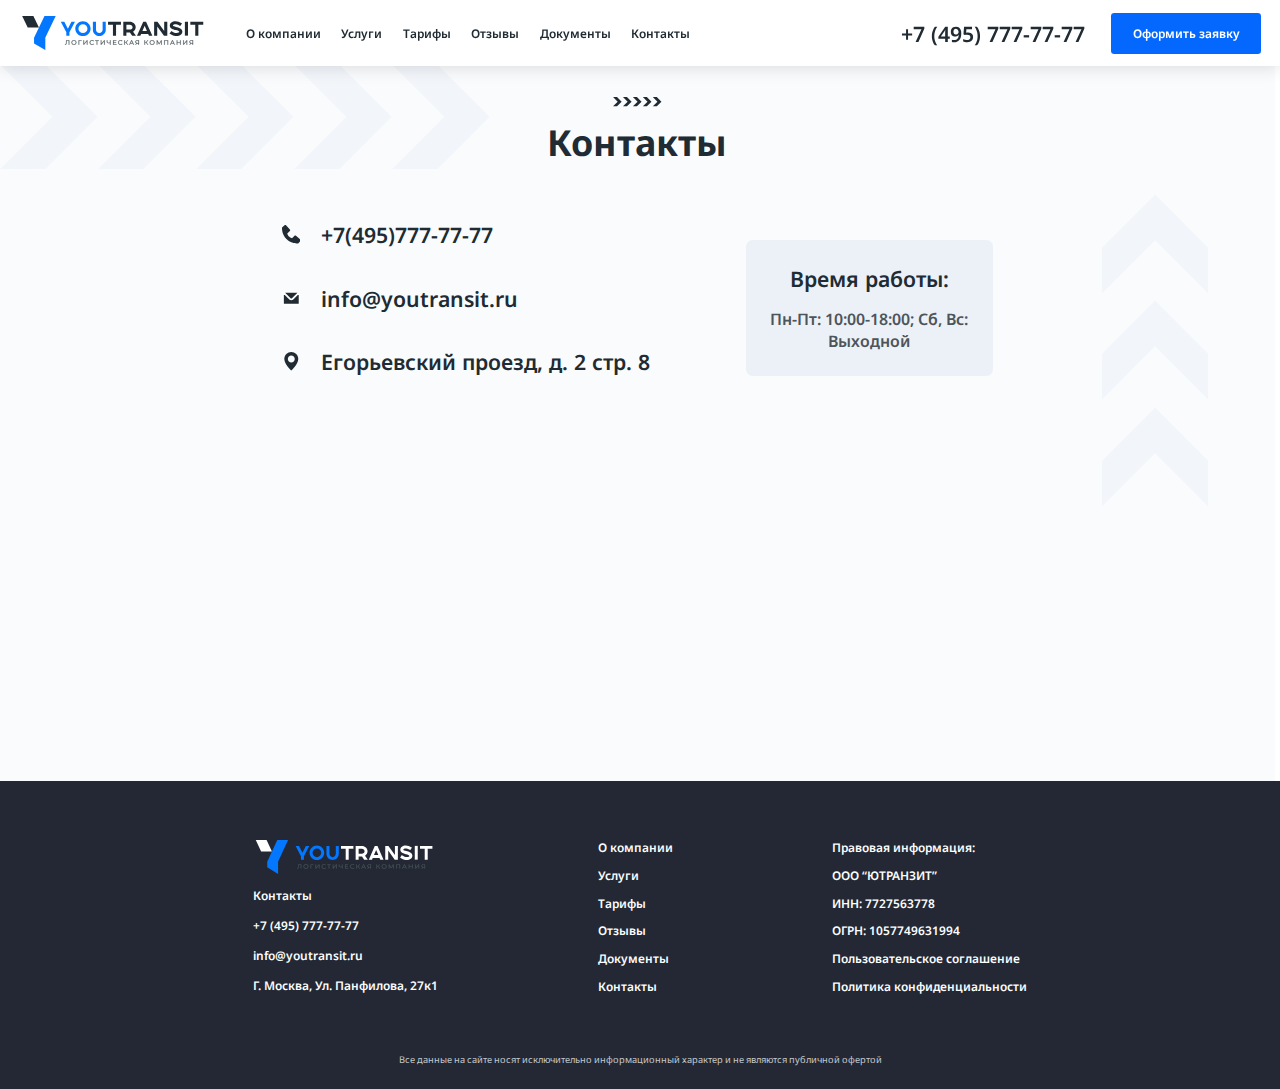
<file: Pages/Contacts/contacts.html>
<!DOCTYPE html>
<html lang="en">
<head>
    <meta charset="UTF-8">
    <title>Contacts</title>
    <link rel="stylesheet" href="contacts.css">
    <script src="https://api-maps.yandex.ru/v3/?apikey=6abfb373-f5e1-4530-9eb8-a45239ecb4ba&lang=ru_RU"></script>

    <script>
        window.map = null
        const LOCATION = {center: [37.733230, 55.672219], zoom: 13}


        const POINTS = [
            {
                coordinates: [37.733230, 55.672219],
                color: '#0468FF',
            },
        ]

        main()

        async function main() {
            await ymaps3.ready
            const {YMap, YMapDefaultSchemeLayer, YMapMarker, YMapControls, YMapDefaultFeaturesLayer} = ymaps3

            const {YMapZoomControl} = await ymaps3.import('@yandex/ymaps3-controls@0.0.1')
            const {YMapDefaultMarker} = await ymaps3.import('@yandex/ymaps3-markers@0.0.1')

            map = new YMap(document.getElementById('map'), {location: LOCATION})

            map.addChild((scheme = new YMapDefaultSchemeLayer()))
            map.addChild(new YMapControls({position: 'right'}).addChild(new YMapZoomControl({})))
            map.addChild(new YMapDefaultFeaturesLayer({id: 'features'}))

            POINTS.forEach((point) => {
                if (point.element) {
                    map.addChild(new YMapMarker(point, point.element(point)))
                } else {
                    map.addChild(new YMapDefaultMarker(point))
                }
            })


        }
    </script>
</head>
<body>
<header>
    <div class="mobileHeader">
        <div class="mobileHeaderLogo" onclick="window.location.href = '../../index.html'">
            <svg xmlns="http://www.w3.org/2000/svg" width="51" height="54" viewBox="0 0 51 54" fill="none"
                 class="mobileHeaderLogoIcon">
                <path d="M25.4399 18.5042L17.0143 0.543945H0L8.42565 18.5042H25.4399Z" fill="#202B33"/>
                <path d="M50.8794 0.543945H33.8651L18.0312 34.2958V43.0293L35.1492 53.3453V34.2958H35.0455L50.8794 0.543945Z"
                      fill="#0477FF"/>
            </svg>
            <div class="mobileHeaderLogoLabels">
                <svg xmlns="http://www.w3.org/2000/svg" width="223" height="24" viewBox="0 0 223 24" fill="none"
                     class="mobileHeaderLogoName">
                    <path d="M11.2135 11.9391L5.66224 0.895264H0.140625L8.79347 17.5709V23.0953H13.6335V17.5709L22.316 0.895264H16.8289L11.2135 11.9391Z"
                          fill="#0477FF"/>
                    <path d="M34.7928 0.171875C28.1995 0.171875 22.8359 5.46178 22.8359 11.9679C22.8359 18.5034 28.1995 23.8226 34.7928 23.8226C41.3862 23.8226 46.7498 18.5034 46.7498 11.9679C46.7498 5.46178 41.3862 0.171875 34.7928 0.171875ZM34.7928 19.0309C30.8862 19.0309 27.7106 15.8609 27.7106 11.9679C27.7106 8.12383 30.8862 4.99287 34.7928 4.99287C38.6995 4.99287 41.8751 8.11894 41.8751 11.9679C41.8751 15.8609 38.6995 19.0309 34.7928 19.0309Z"
                          fill="#0477FF"/>
                    <path d="M65.6019 13.7715C65.6019 16.668 63.2707 19.0272 60.4062 19.0272C57.5417 19.0272 55.2106 16.668 55.2106 13.7715V0.891113H50.3359V13.7715C50.3359 19.3105 54.85 23.8189 60.4013 23.8189C65.9525 23.8189 70.4666 19.3105 70.4666 13.7715V0.891113H65.592V13.7715H65.6019Z"
                          fill="#0477FF"/>
                    <path d="M74.0391 5.68206H81.714V23.0953H86.5886V5.68206H94.2636V0.895264H74.0391V5.68206Z"
                          fill="#202B33"/>
                    <path d="M117.297 9.52615C117.297 4.76866 113.148 0.895264 108.051 0.895264H97.9219V23.0953H102.767V18.1522H108.308L111.78 23.0953H117.732L113.222 16.6868C115.781 15.0603 117.297 12.408 117.297 9.52615ZM102.767 5.62345H107.963C110.412 5.62345 112.427 7.37698 112.457 9.52615C112.457 11.6949 110.467 13.4582 108.027 13.4582H102.772V5.62345H102.767Z"
                          fill="#202B33"/>
                    <path d="M129.094 0.895264L119.32 23.0953H124.63L125.785 20.3844H136.828L138.048 23.0953H143.358L133.519 0.895264H129.094ZM134.863 15.7148H127.785L131.322 7.42094L134.863 15.7148Z"
                          fill="#202B33"/>
                    <path d="M161.891 15.5194L151.317 0.895264H146.141V23.0953H150.986V8.50041L161.555 23.0953H166.731V0.895264H161.891V15.5194Z"
                          fill="#202B33"/>
                    <path d="M180.305 9.1889C177.871 8.53926 175.574 7.9287 175.574 6.93226C175.574 5.96025 176.972 4.95892 179.308 4.95892C180.824 4.95892 183.338 5.39854 186.691 7.4891L187.007 7.68448L189.709 3.62547L189.388 3.42031C185.995 1.26136 182.696 0.167236 179.584 0.167236C174.507 0.167236 170.675 3.14189 170.675 7.07879C170.675 11.6946 175.865 13.077 180.034 14.1857C182.819 14.9282 185.452 15.6267 185.452 17.048C185.452 17.8638 184.005 18.9921 181.293 18.9921C178.987 18.9921 176.354 17.981 173.47 15.9881L173.159 15.7732L170.25 19.8224L170.571 20.0373C174.26 22.5382 177.821 23.8082 181.145 23.8082C186.4 23.8082 190.361 20.8726 190.361 16.9845C190.346 11.8656 184.543 10.3172 180.305 9.1889Z"
                          fill="#202B33"/>
                    <path d="M199.087 0.895264H194.242V23.0953H199.087V0.895264Z" fill="#202B33"/>
                    <path d="M202.766 0.895264V5.68206H210.441V23.0953H215.315V5.68206H222.99V0.895264H202.766Z"
                          fill="#202B33"/>
                </svg>
                <svg xmlns="http://www.w3.org/2000/svg" width="225" height="10" viewBox="0 0 225 10" fill="none"
                     class="mobileHeaderLogoLabel">
                    <path d="M8.69444 0.856445V0.731445H8.56944H3.2108H3.08996L3.08587 0.852217L2.97231 4.20725C2.93293 5.10749 2.85924 5.82853 2.75709 6.3673L2.75706 6.3675C2.65494 6.91096 2.50198 7.29302 2.31317 7.52866C2.12918 7.75829 1.89326 7.87257 1.60075 7.87257C1.48742 7.87257 1.37329 7.85915 1.25321 7.83175L1.11424 7.80003L1.10094 7.94195L1.0318 8.67951L1.02175 8.78669L1.12625 8.81252C1.35343 8.86869 1.57587 8.89433 1.78842 8.89433C2.29532 8.89433 2.71068 8.71511 3.02274 8.36391C3.32968 8.01848 3.5483 7.50103 3.68873 6.83141C3.82908 6.16217 3.91838 5.27995 3.95801 4.19713L3.95802 4.1968L4.04282 1.69947H7.61966V8.69118V8.81618H7.74466H8.56944H8.69444V8.69118V0.856445Z"
                          fill="#4C555B" stroke="#4C555B" stroke-width="0.25"/>
                    <path d="M20.4751 2.66318L20.4749 2.6628C20.1029 2.03791 19.5925 1.54325 18.9403 1.19051C18.2883 0.837857 17.5613 0.662598 16.7572 0.662598C15.9525 0.662598 15.2205 0.842972 14.5638 1.20044C13.9074 1.55774 13.3969 2.0472 13.0247 2.67257C12.6517 3.29914 12.4688 4.0005 12.4688 4.77335C12.4688 5.54678 12.6569 6.24772 13.0243 6.87346C13.392 7.49974 13.9079 7.98917 14.5638 8.34624C15.2215 8.70421 15.9537 8.87432 16.7572 8.87432C17.5613 8.87432 18.2883 8.69906 18.9403 8.3464L18.9407 8.3462C19.5873 7.9937 20.1027 7.49931 20.4749 6.87411C20.8476 6.2479 21.0357 5.54175 21.0357 4.76846C21.0357 3.99492 20.8475 3.29387 20.4751 2.66318ZM19.5331 3.17491L19.5334 3.17537C19.8079 3.64815 19.9461 4.18303 19.9461 4.77335C19.9461 5.36327 19.8081 5.89345 19.5332 6.37154C19.2582 6.84501 18.8748 7.21966 18.3907 7.48718C17.9069 7.75458 17.36 7.89164 16.7522 7.89164C16.1446 7.89164 15.5975 7.75463 15.1084 7.48693C14.6192 7.21921 14.2359 6.84928 13.9561 6.37096L13.9558 6.3705C13.6768 5.89815 13.5386 5.36364 13.5386 4.77335C13.5386 4.18345 13.6767 3.65362 13.956 3.17595C14.2361 2.70187 14.6197 2.32721 15.1084 2.05976C15.5975 1.79206 16.1446 1.65504 16.7522 1.65504C17.36 1.65504 17.9069 1.79211 18.3907 2.05951L18.3912 2.05976C18.8799 2.32725 19.2582 2.69682 19.5331 3.17491Z"
                          fill="#4C555B" stroke="#4C555B" stroke-width="0.25"/>
                    <path d="M25.8873 8.691L25.8776 1.69947H29.8452H29.9702H29.9751V1.57447H30.0952V0.856445V0.731445H29.9702H24.9375H24.8125V0.856445V8.69118V8.81618H24.9375H25.7623H25.8875L25.8873 8.691Z"
                          fill="#4C555B" stroke="#4C555B" stroke-width="0.25"/>
                    <path d="M33.4531 0.731445H33.3281V0.856445V8.68629V8.81129H33.4531H34.2137H34.2746L34.3122 8.76331L39.156 2.57209V8.69118V8.81618H39.281H40.1057H40.2307V8.69118V0.856445V0.731445H40.1057H39.3451H39.2841L39.2466 0.77953L34.4029 6.98466V0.856445V0.731445H34.2779H33.4531Z"
                          fill="#4C555B" stroke="#4C555B" stroke-width="0.25"/>
                    <path d="M51.2656 2.02434L51.3524 1.93844L51.2685 1.84963C50.9049 1.46468 50.4695 1.1711 49.954 0.969163C49.4393 0.767565 48.8804 0.66748 48.2786 0.66748C47.4746 0.66748 46.7426 0.842693 46.0905 1.19541C45.4383 1.54815 44.9279 2.0428 44.5559 2.66769C44.1829 3.29438 44 4.00067 44 4.77335C44 5.54623 44.183 6.24735 44.5556 6.87849C44.9228 7.50387 45.4334 7.99859 46.0855 8.35128C46.7375 8.70392 47.4641 8.87898 48.2671 8.88897V8.88898H48.2687C48.8713 8.88898 49.43 8.78373 49.9486 8.58257C50.4695 8.38057 50.9102 8.08187 51.2691 7.69643L51.3518 7.60767L51.2656 7.52237L50.7322 6.99483L50.6429 6.90651L50.555 6.99624C49.9682 7.59532 49.221 7.89654 48.3033 7.89654C47.6957 7.89654 47.1487 7.75958 46.6548 7.48714C46.1602 7.21436 45.7767 6.84412 45.497 6.37051C45.2179 5.898 45.0797 5.36833 45.0797 4.77823C45.0797 4.18813 45.2179 3.65847 45.497 3.18596C45.7767 2.71236 46.1602 2.34211 46.6548 2.06934C47.1487 1.7969 47.6957 1.65993 48.3033 1.65993C49.2164 1.65993 49.9639 1.95652 50.5557 2.55116L50.6436 2.63948L50.7322 2.55186L51.2656 2.02434Z"
                          fill="#4C555B" stroke="#4C555B" stroke-width="0.25"/>
                    <path d="M60.0208 1.57447H60.1409V0.856445V0.731445H60.0159H53.625H53.5V0.856445V1.57447V1.69947H53.625H56.2855V8.69118V8.81618H56.4105H57.2353H57.3603V8.69118V1.69947H59.8909H60.0159H60.0208V1.57447Z"
                          fill="#4C555B" stroke="#4C555B" stroke-width="0.25"/>
                    <path d="M63.5312 0.731445H63.4062V0.856445V8.68629V8.81129H63.5312H64.2918H64.3527L64.3903 8.76331L69.2341 2.57209V8.69118V8.81618H69.3591H70.1839H70.3089V8.69118V0.856445V0.731445H70.1839H69.4233H69.3623L69.3247 0.77953L64.481 6.98466V0.856445V0.731445H64.356H63.5312Z"
                          fill="#4C555B" stroke="#4C555B" stroke-width="0.25"/>
                    <path d="M80.2575 8.81618H80.3825V8.69118V0.986335V0.861335V0.856445H80.2575V0.736335H79.4426H79.3176V0.861335V4.62964C78.5372 4.97696 77.7695 5.14703 77.0226 5.14703C76.3452 5.14703 75.8401 4.9856 75.4849 4.67485C75.1317 4.36585 74.9498 3.93401 74.9498 3.3573V0.861335V0.736335H74.8248H74H73.875V0.861335V3.44524C73.875 4.28026 74.1426 4.94278 74.6935 5.42022L74.6941 5.42066C75.2421 5.89038 75.9955 6.11994 76.9435 6.11994C77.7128 6.11994 78.5057 5.95869 79.3176 5.63467V8.69118V8.81618H79.4426H80.2575Z"
                          fill="#4C555B" stroke="#4C555B" stroke-width="0.25"/>
                    <path d="M90.6944 7.97316V7.84816H90.5694H85.9333V5.187H89.9026H90.0276V5.062V4.35863V4.23363H89.9026H85.9333V1.69947H90.4015H90.5265V1.57447V0.856445V0.731445H90.4015H84.9688H84.8438V0.856445V8.69118V8.81618H84.9688H90.5694H90.6944V8.69118V7.97316Z"
                          fill="#4C555B" stroke="#4C555B" stroke-width="0.25"/>
                    <path d="M100.883 2.0241L100.97 1.93819L100.886 1.84939C100.522 1.46444 100.087 1.17085 99.5711 0.968918C99.0565 0.767321 98.4976 0.667236 97.8957 0.667236C97.0917 0.667236 96.3598 0.842449 95.7076 1.19517C95.0555 1.54791 94.5451 2.04255 94.1731 2.66744C93.8001 3.29414 93.6172 4.00043 93.6172 4.77311C93.6172 5.54599 93.8001 6.24711 94.1728 6.87825C94.54 7.50363 95.0506 7.99835 95.7027 8.35104C96.3547 8.70367 97.0812 8.87873 97.8843 8.88872V8.88873H97.8859C98.4885 8.88873 99.0471 8.78349 99.5658 8.58233C100.087 8.38033 100.527 8.08163 100.886 7.69619L100.969 7.60742L100.883 7.52212L100.349 6.99459L100.26 6.90627L100.172 6.996C99.5853 7.59508 98.8382 7.8963 97.9204 7.8963C97.3129 7.8963 96.7659 7.75933 96.272 7.48689C95.7774 7.21411 95.3939 6.84387 95.1142 6.37026C94.8351 5.89776 94.6969 5.36808 94.6969 4.77798C94.6969 4.18789 94.8351 3.65823 95.1142 3.18572C95.3939 2.71211 95.7774 2.34187 96.272 2.06909C96.7659 1.79665 97.3129 1.65969 97.9204 1.65969C98.8336 1.65969 99.5811 1.95628 100.173 2.55092L100.261 2.63924L100.349 2.55162L100.883 2.0241Z"
                          fill="#4C555B" stroke="#4C555B" stroke-width="0.25"/>
                    <path d="M105.37 8.81103H105.495V8.68603V5.22093H107.121L109.874 8.76274L109.911 8.81103H109.973H110.936H111.19L111.035 8.60964L107.982 4.6564L110.867 0.927803L111.022 0.726318H110.768H109.864H109.802L109.765 0.775455L107.12 4.23825H105.495V0.851318V0.726318H105.37H104.555H104.43V0.851318V8.68603V8.81103H104.555H105.37Z"
                          fill="#4C555B" stroke="#4C555B" stroke-width="0.25"/>
                    <path d="M113.885 8.81103H113.965L113.999 8.73767L114.914 6.72047H119.163L120.083 8.73789L120.116 8.81103H120.197H121.081H121.276L121.194 8.6336L117.574 0.798887L117.541 0.726318H117.461H116.636H116.556L116.522 0.798887L112.902 8.6336L112.82 8.81103H113.016H113.885ZM115.328 5.8013L117.036 2.02417L118.744 5.8013H115.328Z"
                          fill="#4C555B" stroke="#4C555B" stroke-width="0.25"/>
                    <path d="M129.875 8.81617H130V8.69117V0.856437V0.851562V0.726562H129.875H126.798C125.819 0.726562 125.026 0.976537 124.435 1.48452C123.839 1.99634 123.547 2.71783 123.547 3.62595C123.547 4.28116 123.705 4.84512 124.034 5.30504C124.329 5.72774 124.743 6.02835 125.269 6.21316L123.57 8.61406L123.43 8.81128H123.672H124.566H124.631L124.668 8.75765L126.291 6.42406C126.458 6.43842 126.59 6.4423 126.685 6.4423H128.925V8.69117V8.81617H129.05H129.875ZM126.754 5.48894C126.041 5.48894 125.518 5.31749 125.169 4.99894C124.821 4.6817 124.641 4.2258 124.641 3.60641C124.641 2.9684 124.83 2.50446 125.2 2.18745C125.575 1.87062 126.111 1.69946 126.833 1.69946H128.925V5.48894H126.754Z"
                          fill="#4C555B" stroke="#4C555B" stroke-width="0.25"/>
                    <path d="M140.401 8.81103H140.526V8.68603V5.22093H142.152L144.905 8.76274L144.943 8.81103H145.004H145.967H146.221L146.066 8.60964L143.013 4.6564L145.898 0.927803L146.054 0.726318H145.799H144.895H144.833L144.796 0.775455L142.152 4.23825H140.526V0.851318V0.726318H140.401H139.586H139.461V0.851318V8.68603V8.81103H139.586H140.401Z"
                          fill="#4C555B" stroke="#4C555B" stroke-width="0.25"/>
                    <path d="M156.475 2.66318L156.475 2.6628C156.103 2.03792 155.593 1.54325 154.94 1.19051C154.288 0.837856 153.561 0.662598 152.757 0.662598C151.953 0.662598 151.221 0.842972 150.564 1.20044C149.907 1.55774 149.397 2.0472 149.025 2.67257C148.652 3.29913 148.469 4.0005 148.469 4.77335C148.469 5.54606 148.652 6.2473 149.024 6.87378C149.392 7.49991 149.908 7.98924 150.564 8.34624C151.222 8.70421 151.954 8.87432 152.757 8.87432C153.561 8.87432 154.288 8.69906 154.94 8.3464L154.941 8.3462C155.587 7.9937 156.103 7.49931 156.475 6.87411C156.848 6.2479 157.036 5.54175 157.036 4.76846C157.036 3.99492 156.848 3.29387 156.475 2.66318ZM155.533 3.17491L155.533 3.17537C155.808 3.64815 155.946 4.18303 155.946 4.77335C155.946 5.36327 155.808 5.89345 155.533 6.37154C155.258 6.84502 154.875 7.21966 154.391 7.48718C153.907 7.75458 153.36 7.89164 152.752 7.89164C152.145 7.89164 151.597 7.75463 151.108 7.48693C150.619 7.21921 150.236 6.84928 149.956 6.37096L149.956 6.3705C149.677 5.89815 149.539 5.36364 149.539 4.77335C149.539 4.18345 149.677 3.65362 149.956 3.17595C150.236 2.70187 150.62 2.32721 151.108 2.05976C151.597 1.79206 152.145 1.65504 152.752 1.65504C153.36 1.65504 153.907 1.79211 154.391 2.05951L154.391 2.05976C154.88 2.32725 155.258 2.69681 155.533 3.17491Z"
                          fill="#4C555B" stroke="#4C555B" stroke-width="0.25"/>
                    <path d="M169.306 0.856445V0.731445H169.181H168.49H168.418L168.382 0.793185L165.082 6.41792L161.752 0.792777L161.716 0.731445H161.645H160.953H160.828V0.856445V8.69118V8.81618H160.953H161.758H161.883V8.69118V2.91361L164.762 7.75859L164.798 7.81974H164.87H165.265H165.336L165.372 7.75829L168.251 2.88198V8.69118V8.81618H168.376H169.181H169.306V8.69118V0.856445Z"
                          fill="#4C555B" stroke="#4C555B" stroke-width="0.25"/>
                    <path d="M180.67 0.856445V0.731445H180.545H173.883H173.758V0.856445V8.69118V8.81618H173.883H174.708H174.833V8.69118V1.69947H179.596V8.69118V8.81618H179.721H180.545H180.67V8.69118V0.856445Z"
                          fill="#4C555B" stroke="#4C555B" stroke-width="0.25"/>
                    <path d="M184.963 8.81128H185.044L185.077 8.73791L185.992 6.72072H190.241L191.161 8.73814L191.194 8.81128H191.275H192.159H192.354L192.272 8.63385L188.652 0.799131L188.619 0.726562H188.539H187.714H187.634L187.6 0.799131L183.98 8.63385L183.898 8.81128H184.094H184.963ZM186.406 5.80154L188.114 2.02442L189.822 5.80154H186.406Z"
                          fill="#4C555B" stroke="#4C555B" stroke-width="0.25"/>
                    <path d="M202.446 0.856445V0.731445H202.321H201.496H201.371V0.856445V4.22386H196.668V0.856445V0.731445H196.543H195.703H195.578V0.856445V8.69118V8.81618H195.703H196.543H196.668V8.69118V5.20166H201.371V8.69118V8.81618H201.496H202.321H202.446V8.69118V0.856445Z"
                          fill="#4C555B" stroke="#4C555B" stroke-width="0.25"/>
                    <path d="M207.031 0.731445H206.906V0.856445V8.68629V8.81129H207.031H207.792H207.853L207.89 8.76331L212.734 2.57209V8.69118V8.81618H212.859H213.684H213.809V8.69118V0.856445V0.731445H213.684H212.923H212.862L212.825 0.77953L207.981 6.98466V0.856445V0.731445H207.856H207.031Z"
                          fill="#4C555B" stroke="#4C555B" stroke-width="0.25"/>
                    <path d="M224 8.81617H224.125V8.69117V0.856437V0.851562V0.726562H224H220.923C219.944 0.726562 219.151 0.976537 218.56 1.48452C217.964 1.99634 217.672 2.71783 217.672 3.62595C217.672 4.28116 217.83 4.84512 218.159 5.30504C218.454 5.72774 218.868 6.02835 219.394 6.21316L217.695 8.61406L217.555 8.81128H217.797H218.691H218.756L218.793 8.75765L220.416 6.42406C220.583 6.43842 220.715 6.4423 220.81 6.4423H223.05V8.69117V8.81617H223.175H224ZM218.766 3.60737H218.766V3.60641C218.766 2.96839 218.955 2.50445 219.325 2.18744C219.7 1.87062 220.236 1.69946 220.958 1.69946H223.05V5.48894H220.879C220.166 5.48894 219.643 5.31749 219.294 4.99894C218.945 4.68128 218.762 4.22522 218.766 3.60737Z"
                          fill="#4C555B" stroke="#4C555B" stroke-width="0.25"/>
                </svg>
            </div>
        </div>
        <button class="mobileHeaderButton">Оформить заявку</button>
        <div class="mobileHeaderBurgerIcon">
            <svg xmlns="http://www.w3.org/2000/svg" width="36" height="36" viewBox="0 0 36 36" fill="none"
                 class="mobileHeaderBurgerSvg" id="mobileHeaderBurgerSvg">
                <path d="M10 12H26" stroke="#4C555B" id="firstLine"/>
                <path d="M10 18H26" stroke="#4C555B" id="secondLine"/>
                <path d="M10 24H26" stroke="#4C555B" id="thirdLine"/>
            </svg>
        </div>
        <div class="navMenu" id="navMenu">
            <div class="navMenuItem">
                <a href="../About/about.html" class="navMenuLabel">О компании</a>
            </div>
            <div class="navMenuItem">
                <a href="../Services/services.html" class="navMenuLabel">Услуги</a>
            </div>
            <div class="navMenuItem">
                <a href="../Tariffs/tariffs.html" class="navMenuLabel">Тарифы</a>

            </div>
            <div class="navMenuItem">
                <a href="../Reviews/reviews.html" class="navMenuLabel">Отзывы</a>

            </div>
            <div class="navMenuItem">
                <a href="../Docs/docs.html" class="navMenuLabel">Документы</a>

            </div>
            <div class="navMenuItem">
                <a href="../Contacts/contacts.html" class="navMenuLabel">Контакты</a>

            </div>
        </div>
    </div>
    <div class="primary">
        <div class="primaryFirstBlock">
            <div class="logo" onclick="window.location.href = '../../index.html'">
                <svg xmlns="http://www.w3.org/2000/svg" width="100%" height="102%" viewBox="0 0 51 52" fill="none"
                     class="logoImg">
                    <path d="M25.4399 17.5623L17.0143 0H0L8.42565 17.5623H25.4399Z" fill="#202B33"/>
                    <path d="M50.8794 0H33.8651L18.0312 33.0039V41.5438L35.1492 51.6312V33.0039H35.0455L50.8794 0Z"
                          fill="#0477FF"/>
                </svg>
                <div class="logoContainer">
                    <svg xmlns="http://www.w3.org/2000/svg" width="80%" height="50%" viewBox="0 0 223 24" fill="none"
                         class="logoText">
                        <path d="M11.2135 11.9876L5.66224 1.18848H0.140625L8.79347 17.4946V22.8965H13.6335V17.4946L22.316 1.18848H16.8289L11.2135 11.9876Z"
                              fill="#0477FF"/>
                        <path d="M34.7928 0.481201C28.1995 0.481201 22.8359 5.65387 22.8359 12.0158C22.8359 18.4065 28.1995 23.6078 34.7928 23.6078C41.3862 23.6078 46.7498 18.4065 46.7498 12.0158C46.7498 5.65387 41.3862 0.481201 34.7928 0.481201ZM34.7928 18.9223C30.8862 18.9223 27.7106 15.8225 27.7106 12.0158C27.7106 8.25693 30.8862 5.19535 34.7928 5.19535C38.6995 5.19535 41.8751 8.25215 41.8751 12.0158C41.8751 15.8225 38.6995 18.9223 34.7928 18.9223Z"
                              fill="#0477FF"/>
                        <path d="M65.6019 13.7793C65.6019 16.6116 63.2707 18.9185 60.4062 18.9185C57.5417 18.9185 55.2106 16.6116 55.2106 13.7793V1.18433H50.3359V13.7793C50.3359 19.1956 54.85 23.604 60.4013 23.604C65.9525 23.604 70.4666 19.1956 70.4666 13.7793V1.18433H65.592V13.7793H65.6019Z"
                              fill="#0477FF"/>
                        <path d="M74.0391 5.86919H81.714V22.8965H86.5886V5.86919H94.2636V1.18848H74.0391V5.86919Z"
                              fill="#202B33"/>
                        <path d="M117.297 9.6281C117.297 4.97603 113.148 1.18848 108.051 1.18848H97.9219V22.8965H102.767V18.063H108.308L111.78 22.8965H117.732L113.222 16.6301C115.781 15.0396 117.297 12.4461 117.297 9.6281ZM102.767 5.81188H107.963C110.412 5.81188 112.427 7.52655 112.457 9.6281C112.457 11.7487 110.467 13.473 108.027 13.473H102.772V5.81188H102.767Z"
                              fill="#202B33"/>
                        <path d="M129.094 1.18848L119.32 22.8965H124.63L125.785 20.2457H136.828L138.048 22.8965H143.358L133.519 1.18848H129.094ZM134.863 15.6796H127.785L131.322 7.56954L134.863 15.6796Z"
                              fill="#202B33"/>
                        <path d="M161.891 15.4885L151.317 1.18848H146.141V22.8965H150.986V8.62508L161.555 22.8965H166.731V1.18848H161.891V15.4885Z"
                              fill="#202B33"/>
                        <path d="M180.305 9.29829C177.871 8.66305 175.574 8.06602 175.574 7.09167C175.574 6.14119 176.972 5.16206 179.308 5.16206C180.824 5.16206 183.338 5.59193 186.691 7.63617L187.007 7.82721L189.709 3.85815L189.388 3.65754C185.995 1.54644 182.696 0.476562 179.584 0.476562C174.507 0.476562 170.675 3.38529 170.675 7.23495C170.675 11.7485 175.865 13.1002 180.034 14.1844C182.819 14.9104 185.452 15.5934 185.452 16.9833C185.452 17.7809 184.005 18.8842 181.293 18.8842C178.987 18.8842 176.354 17.8955 173.47 15.9468L173.159 15.7367L170.25 19.6962L170.571 19.9063C174.26 22.3518 177.821 23.5936 181.145 23.5936C186.4 23.5936 190.361 20.7231 190.361 16.9212C190.346 11.9157 184.543 10.4016 180.305 9.29829Z"
                              fill="#202B33"/>
                        <path d="M199.087 1.18848H194.242V22.8965H199.087V1.18848Z" fill="#202B33"/>
                        <path d="M202.766 1.18848V5.86919H210.441V22.8965H215.315V5.86919H222.99V1.18848H202.766Z"
                              fill="#202B33"/>
                    </svg>
                    <svg xmlns="http://www.w3.org/2000/svg" width="225" height="9" viewBox="0 0 225 9" fill="none"
                         class="logoDescription">
                        <path d="M8.69444 0.507812V0.382812H8.56944H3.2108H3.09005L3.08587 0.503488L2.97231 3.78414C2.93294 4.66428 2.85927 5.36904 2.75719 5.89552L2.75715 5.89572C2.65513 6.42665 2.50239 6.79949 2.31403 7.02936C2.13043 7.25342 1.89433 7.36568 1.60075 7.36568C1.48719 7.36568 1.37286 7.35253 1.25262 7.3257L1.11447 7.29487L1.10096 7.43577L1.03182 8.15699L1.02147 8.26493L1.12688 8.29042C1.35387 8.3453 1.5761 8.37034 1.78842 8.37034C2.29436 8.37034 2.70946 8.1955 3.02181 7.85178C3.32917 7.51353 3.54806 7.00684 3.68862 6.35149C3.82906 5.69666 3.91837 4.83365 3.95801 3.77467L3.95802 3.77434L4.04273 1.33492H7.61966V8.16892V8.29392H7.74466H8.56944H8.69444V8.16892V0.507812Z"
                              fill="#4C555B" stroke="#4C555B" stroke-width="0.25"/>
                        <path d="M20.4745 2.27198L20.4742 2.2716C20.102 1.66004 19.5913 1.17627 18.9393 0.831432C18.2875 0.486691 17.5609 0.31543 16.7572 0.31543C15.953 0.31543 15.2214 0.491688 14.5649 0.841134C13.9086 1.19043 13.3979 1.66912 13.0253 2.28115C12.652 2.89444 12.4688 3.58114 12.4688 4.33785C12.4688 5.09515 12.6572 5.78142 13.0249 6.39388C13.3929 7.00683 13.9091 7.48549 14.5649 7.83455C15.2223 8.18448 15.9541 8.35071 16.7572 8.35071C17.5609 8.35071 18.2875 8.17944 18.9393 7.8347L18.9397 7.83451C19.5862 7.48991 20.1018 7.0064 20.4742 6.39453C20.8474 5.78161 21.0357 5.09023 21.0357 4.33307C21.0357 3.57566 20.8472 2.88928 20.4745 2.27198ZM19.5337 2.77727L19.534 2.77773C19.8081 3.23942 19.9461 3.76159 19.9461 4.33785C19.9461 4.91373 19.8083 5.43131 19.5338 5.89822C19.2592 6.36063 18.876 6.72688 18.3918 6.98855C17.9077 7.25013 17.3605 7.38427 16.7522 7.38427C16.1441 7.38427 15.5966 7.25017 15.1073 6.98831C14.618 6.72644 14.2349 6.36478 13.9555 5.89761L13.9552 5.89714C13.6766 5.43587 13.5386 4.91409 13.5386 4.33785C13.5386 3.76201 13.6764 3.24479 13.9554 2.77831C14.2351 2.31527 14.6185 1.949 15.1073 1.68739C15.5966 1.42553 16.1441 1.29141 16.7522 1.29141C17.3605 1.29141 17.9077 1.42557 18.3918 1.68715L18.3922 1.68739C18.8811 1.94904 19.2592 2.31033 19.5337 2.77727Z"
                              fill="#4C555B" stroke="#4C555B" stroke-width="0.25"/>
                        <path d="M25.8873 8.16874L25.8776 1.33492H29.8452H29.9702H29.9751V1.20992H30.0952V0.507812V0.382812H29.9702H24.9375H24.8125V0.507812V8.16892V8.29392H24.9375H25.7623H25.8875L25.8873 8.16874Z"
                              fill="#4C555B" stroke="#4C555B" stroke-width="0.25"/>
                        <path d="M33.4531 0.382812H33.3281V0.507812V8.16414V8.28914H33.4531H34.2137H34.2738L34.3113 8.24223L39.156 2.18716V8.16892V8.29392H39.281H40.1057H40.2307V8.16892V0.507812V0.382812H40.1057H39.3451H39.285L39.2475 0.429828L34.4029 6.49851V0.507812V0.382812H34.2779H33.4531Z"
                              fill="#4C555B" stroke="#4C555B" stroke-width="0.25"/>
                        <path d="M51.2646 1.65282L51.3544 1.56597L51.2676 1.47612C50.9038 1.09954 50.4684 0.812524 49.9531 0.615159C49.4386 0.418121 48.88 0.320312 48.2786 0.320312C47.475 0.320312 46.7434 0.49153 46.0915 0.836329C45.4395 1.18116 44.9289 1.66492 44.5566 2.27649C44.1831 2.88991 44 3.58142 44 4.33797C44 5.0947 44.1832 5.78116 44.5562 6.39891C44.9238 7.01098 45.4346 7.4948 46.0865 7.83959C46.7383 8.1843 47.4645 8.35538 48.2672 8.36514V8.36515H48.2687C48.871 8.36515 49.4293 8.2623 49.9478 8.06568C50.4683 7.86826 50.909 7.57624 51.2682 7.19917L51.3537 7.10935L51.2646 7.02311L50.7312 6.50727L50.6429 6.42188L50.556 6.50866C49.9693 7.09427 49.2219 7.38917 48.3033 7.38917C47.6952 7.38917 47.1479 7.25512 46.6538 6.98862C46.159 6.7218 45.7758 6.35984 45.4963 5.89726C45.2176 5.43584 45.0797 4.91877 45.0797 4.34273C45.0797 3.76669 45.2176 3.24964 45.4963 2.78822C45.7758 2.32564 46.159 1.96368 46.6538 1.69686C47.1479 1.43036 47.6952 1.29631 48.3033 1.29631C49.2173 1.29631 49.9651 1.58668 50.5567 2.16796L50.6436 2.25336L50.7312 2.16865L51.2646 1.65282Z"
                              fill="#4C555B" stroke="#4C555B" stroke-width="0.25"/>
                        <path d="M60.0208 1.20992H60.1409V0.507812V0.382812H60.0159H53.625H53.5V0.507812V1.20992V1.33492H53.625H56.2855V8.16892V8.29392H56.4105H57.2353H57.3603V8.16892V1.33492H59.8909H60.0159H60.0208V1.20992Z"
                              fill="#4C555B" stroke="#4C555B" stroke-width="0.25"/>
                        <path d="M63.5312 0.382812H63.4062V0.507812V8.16414V8.28914H63.5312H64.2918H64.3519L64.3894 8.24223L69.2341 2.18716V8.16892V8.29392H69.3591H70.1839H70.3089V8.16892V0.507812V0.382812H70.1839H69.4233H69.3631L69.3256 0.429828L64.481 6.49851V0.507812V0.382812H64.356H63.5312Z"
                              fill="#4C555B" stroke="#4C555B" stroke-width="0.25"/>
                        <path d="M80.2575 8.29392H80.3825V8.16892V0.637593V0.512593V0.507812H80.2575V0.387593H79.4426H79.3176V0.512593V4.19485C78.5374 4.53427 77.7697 4.70054 77.0226 4.70054C76.3446 4.70054 75.8391 4.54249 75.4839 4.23861C75.1311 3.93679 74.9498 3.5156 74.9498 2.95325V0.512593V0.387593H74.8248H74H73.875V0.512593V3.03923C73.875 3.85734 74.1432 4.50626 74.6946 4.97344L74.6951 4.97388C75.2431 5.43317 75.9962 5.65743 76.9435 5.65743C77.7126 5.65743 78.5056 5.49973 79.3176 5.18273V8.16892V8.29392H79.4426H80.2575Z"
                              fill="#4C555B" stroke="#4C555B" stroke-width="0.25"/>
                        <path d="M90.6944 7.46681V7.34181H90.5694H85.9333V4.74517H89.9026H90.0276V4.62017V3.93239V3.80739H89.9026H85.9333V1.33492H90.4015H90.5265V1.20992V0.507812V0.382812H90.4015H84.9688H84.8438V0.507812V8.16892V8.29392H84.9688H90.5694H90.6944V8.16892V7.46681Z"
                              fill="#4C555B" stroke="#4C555B" stroke-width="0.25"/>
                        <path d="M100.882 1.65258L100.972 1.56573L100.885 1.47588C100.521 1.09929 100.086 0.812279 99.5703 0.614915C99.0558 0.417877 98.4972 0.320068 97.8957 0.320068C97.0922 0.320068 96.3606 0.491285 95.7087 0.836085C95.0567 1.18092 94.546 1.66467 94.1737 2.27624C93.8003 2.88966 93.6172 3.58118 93.6172 4.33772C93.6172 5.09446 93.8004 5.78091 94.1734 6.39867C94.541 7.01073 95.0518 7.49456 95.7037 7.83934C96.3555 8.18406 97.0817 8.35513 97.8843 8.3649V8.36491H97.8859C98.4882 8.36491 99.0465 8.26206 99.5649 8.06544C100.086 7.86801 100.526 7.576 100.885 7.19893L100.971 7.1091L100.882 7.02286L100.348 6.50702L100.26 6.42164L100.173 6.50841C99.5865 7.09402 98.8391 7.38892 97.9204 7.38892C97.3124 7.38892 96.7651 7.25487 96.2709 6.98837C95.7762 6.72155 95.3929 6.3596 95.1135 5.89701C94.8348 5.43559 94.6969 4.91853 94.6969 4.34249C94.6969 3.76645 94.8348 3.2494 95.1135 2.78798C95.3929 2.32539 95.7762 1.96344 96.2709 1.69662C96.7651 1.43012 97.3124 1.29607 97.9204 1.29607C98.8345 1.29607 99.5822 1.58643 100.174 2.16771L100.261 2.25311L100.348 2.16841L100.882 1.65258Z"
                              fill="#4C555B" stroke="#4C555B" stroke-width="0.25"/>
                        <path d="M105.37 8.28877H105.495V8.16377V4.77823H107.122L109.875 8.24156L109.912 8.28877H109.973H110.936H111.194L111.034 8.08631L107.984 4.22344L110.866 0.580241L111.026 0.377686H110.768H109.864H109.803L109.765 0.42575L107.121 3.81179H105.495V0.502686V0.377686H105.37H104.555H104.43V0.502686V8.16377V8.28877H104.555H105.37Z"
                              fill="#4C555B" stroke="#4C555B" stroke-width="0.25"/>
                        <path d="M113.885 8.28877H113.965L113.998 8.21637L114.913 6.24454H119.164L120.083 8.2166L120.117 8.28877H120.197H121.081H121.278L121.194 8.11037L117.574 0.449281L117.54 0.377686H117.461H116.636H116.557L116.523 0.449281L112.903 8.11037L112.818 8.28877H113.016H113.885ZM115.33 5.3402L117.036 1.6507L118.742 5.3402H115.33Z"
                              fill="#4C555B" stroke="#4C555B" stroke-width="0.25"/>
                        <path d="M129.875 8.2938H130V8.1688V0.507696V0.50293V0.37793H129.875H126.798C125.819 0.37793 125.027 0.622143 124.436 1.11886C123.84 1.61966 123.547 2.32625 123.547 3.21583C123.547 3.85756 123.705 4.41002 124.035 4.8604C124.329 5.27332 124.742 5.56681 125.267 5.74748L123.571 8.09073L123.427 8.28902H123.672H124.566H124.63L124.668 8.23646L126.29 5.95463C126.458 5.96873 126.59 5.97254 126.685 5.97254H128.925V8.1688V8.2938H129.05H129.875ZM126.754 5.03477C126.041 5.03477 125.517 4.8669 125.168 4.55541C124.82 4.24563 124.641 3.80097 124.641 3.19673C124.641 2.57434 124.829 2.12181 125.199 1.8122C125.574 1.50237 126.11 1.3348 126.833 1.3348H128.925V5.03477H126.754Z"
                              fill="#4C555B" stroke="#4C555B" stroke-width="0.25"/>
                        <path d="M140.401 8.28877H140.526V8.16377V4.77823H142.153L144.906 8.24156L144.944 8.28877H145.004H145.967H146.225L146.065 8.08631L143.015 4.22344L145.897 0.580241L146.057 0.377686H145.799H144.895H144.834L144.797 0.42575L142.152 3.81179H140.526V0.502686V0.377686H140.401H139.586H139.461V0.502686V8.16377V8.28877H139.586H140.401Z"
                              fill="#4C555B" stroke="#4C555B" stroke-width="0.25"/>
                        <path d="M156.474 2.27198L156.474 2.2716C156.102 1.66004 155.591 1.17627 154.939 0.831432C154.288 0.486691 153.561 0.31543 152.757 0.31543C151.953 0.31543 151.221 0.491688 150.565 0.841134C149.909 1.19043 149.398 1.66912 149.025 2.28115C148.652 2.89444 148.469 3.58114 148.469 4.33785C148.469 5.09442 148.652 5.781 149.025 6.39421C149.393 7.007 149.909 7.48555 150.565 7.83455C151.222 8.18448 151.954 8.35071 152.757 8.35071C153.561 8.35071 154.288 8.17944 154.939 7.8347L154.94 7.83451C155.586 7.48991 156.102 7.0064 156.474 6.39453C156.847 5.78161 157.036 5.09023 157.036 4.33307C157.036 3.57566 156.847 2.88928 156.474 2.27198ZM155.534 2.77727L155.534 2.77773C155.808 3.23942 155.946 3.76159 155.946 4.33785C155.946 4.91373 155.808 5.43131 155.534 5.89822C155.259 6.36064 154.876 6.72688 154.392 6.98855C153.908 7.25013 153.361 7.38427 152.752 7.38427C152.144 7.38427 151.597 7.25017 151.107 6.98831C150.618 6.72644 150.235 6.36478 149.956 5.89761L149.955 5.89714C149.677 5.43587 149.539 4.91409 149.539 4.33785C149.539 3.76201 149.676 3.24479 149.955 2.77831C150.235 2.31527 150.619 1.949 151.107 1.68739C151.597 1.42553 152.144 1.29141 152.752 1.29141C153.361 1.29141 153.908 1.42557 154.392 1.68715L154.392 1.68739C154.881 1.94904 155.259 2.31033 155.534 2.77727Z"
                              fill="#4C555B" stroke="#4C555B" stroke-width="0.25"/>
                        <path d="M169.306 0.507812V0.382812H169.181H168.49H168.419L168.383 0.443495L165.082 5.94462L161.752 0.443085L161.715 0.382812H161.645H160.953H160.828V0.507812V8.16892V8.29392H160.953H161.758H161.883V8.16892V2.52082L164.763 7.25947L164.799 7.31956H164.87H165.265H165.335L165.372 7.25917L168.251 2.48988V8.16892V8.29392H168.376H169.181H169.306V8.16892V0.507812Z"
                              fill="#4C555B" stroke="#4C555B" stroke-width="0.25"/>
                        <path d="M180.67 0.507812V0.382812H180.545H173.883H173.758V0.507812V8.16892V8.29392H173.883H174.708H174.833V8.16892V1.33492H179.596V8.16892V8.29392H179.721H180.545H180.67V8.16892V0.507812Z"
                              fill="#4C555B" stroke="#4C555B" stroke-width="0.25"/>
                        <path d="M184.963 8.28902H185.043L185.076 8.21662L185.991 6.24479H190.242L191.162 8.21684L191.195 8.28902H191.275H192.159H192.356L192.272 8.11061L188.652 0.449525L188.618 0.37793H188.539H187.714H187.635L187.601 0.449525L183.981 8.11061L183.896 8.28902H184.094H184.963ZM186.408 5.34044L188.114 1.65094L189.82 5.34044H186.408Z"
                              fill="#4C555B" stroke="#4C555B" stroke-width="0.25"/>
                        <path d="M202.446 0.507812V0.382812H202.321H201.496H201.371V0.507812V3.79783H196.668V0.507812V0.382812H196.543H195.703H195.578V0.507812V8.16892V8.29392H195.703H196.543H196.668V8.16892V4.7595H201.371V8.16892V8.29392H201.496H202.321H202.446V8.16892V0.507812Z"
                              fill="#4C555B" stroke="#4C555B" stroke-width="0.25"/>
                        <path d="M207.031 0.382812H206.906V0.507812V8.16414V8.28914H207.031H207.792H207.852L207.889 8.24223L212.734 2.18716V8.16892V8.29392H212.859H213.684H213.809V8.16892V0.507812V0.382812H213.684H212.923H212.863L212.826 0.429828L207.981 6.49851V0.507812V0.382812H207.856H207.031Z"
                              fill="#4C555B" stroke="#4C555B" stroke-width="0.25"/>
                        <path d="M224 8.2938H224.125V8.1688V0.507696V0.50293V0.37793H224H220.923C219.944 0.37793 219.152 0.622143 218.561 1.11886C217.965 1.61966 217.672 2.32625 217.672 3.21583C217.672 3.85756 217.83 4.41002 218.16 4.8604C218.454 5.27332 218.867 5.56681 219.392 5.74748L217.696 8.09073L217.552 8.28902H217.797H218.691H218.755L218.793 8.23646L220.415 5.95463C220.583 5.96873 220.715 5.97254 220.81 5.97254H223.05V8.1688V8.2938H223.175H224ZM218.766 3.1977H218.766V3.19673C218.766 2.57434 218.954 2.12181 219.324 1.8122C219.699 1.50237 220.235 1.3348 220.958 1.3348H223.05V5.03477H220.879C220.166 5.03477 219.642 4.8669 219.293 4.55541C218.945 4.2452 218.762 3.80038 218.766 3.1977Z"
                              fill="#4C555B" stroke="#4C555B" stroke-width="0.25"/>
                    </svg>
                </div>

            </div>
            <div class="primaryMenu">
                <a class="primaryRef" href="../About/about.html">О компании</a>
                <a class="primaryRef" href="../Services/services.html">Услуги</a>
                <a class="primaryRef" href="../Tariffs/tariffs.html">Тарифы</a>
                <a class="primaryRef" href="../Reviews/reviews.html">Отзывы</a>
                <a class="primaryRef" href="../Docs/docs.html">Документы</a>
                <a class="primaryRef" href="../Contacts/contacts.html">Контакты</a>
            </div>
        </div>
        <div class="primarySecondBlock">
            <div class="primaryNumber">+7 (495) 777-77-77</div>

            <button class="button">
                Оформить заявку
            </button>
        </div>
    </div>
</header>

<div class="contacts">
    <div class="bigArrows">
        <svg xmlns="http://www.w3.org/2000/svg" width="35%" height="100%" viewBox="0 0 149 159" fill="none"
             class="bigArrow">
            <path fill-rule="evenodd" clip-rule="evenodd"
                  d="M68.5335 0L148.033 79.5L68.5335 159H0.390625L79.8906 79.5L0.390625 0H68.5335Z" fill="#F2F5FA"/>
        </svg>
        <svg xmlns="http://www.w3.org/2000/svg" width="35%" height="100%" viewBox="0 0 149 159" fill="none"
             class="bigArrow">
            <path fill-rule="evenodd" clip-rule="evenodd"
                  d="M68.5335 0L148.033 79.5L68.5335 159H0.390625L79.8906 79.5L0.390625 0H68.5335Z" fill="#F2F5FA"/>
        </svg>
        <svg xmlns="http://www.w3.org/2000/svg" width="35%" height="100%" viewBox="0 0 149 159" fill="none"
             class="bigArrow">
            <path fill-rule="evenodd" clip-rule="evenodd"
                  d="M68.5335 0L148.033 79.5L68.5335 159H0.390625L79.8906 79.5L0.390625 0H68.5335Z" fill="#F2F5FA"/>
        </svg>
        <svg xmlns="http://www.w3.org/2000/svg" width="35%" height="100%" viewBox="0 0 149 159" fill="none"
             class="bigArrow">
            <path fill-rule="evenodd" clip-rule="evenodd"
                  d="M68.5335 0L148.033 79.5L68.5335 159H0.390625L79.8906 79.5L0.390625 0H68.5335Z" fill="#F2F5FA"/>
        </svg>
        <svg xmlns="http://www.w3.org/2000/svg" width="35%" height="100%" viewBox="0 0 149 159" fill="none"
             class="bigArrow">
            <path fill-rule="evenodd" clip-rule="evenodd"
                  d="M68.5335 0L148.033 79.5L68.5335 159H0.390625L79.8906 79.5L0.390625 0H68.5335Z" fill="#F2F5FA"/>
        </svg>

    </div>
    <div class="bigArrowsVertical">
        <svg xmlns="http://www.w3.org/2000/svg" width="169" height="158" viewBox="0 0 169 158" fill="none"
             class="bigArrowVertical">
            <path fill-rule="evenodd" clip-rule="evenodd"
                  d="M168.992 84.7684L84.5119 0.000274658L0.031662 84.7684V157.427L84.5119 72.6586L168.992 157.427V84.7684Z"
                  fill="#F2F5FA"/>
        </svg>
        <svg xmlns="http://www.w3.org/2000/svg" width="169" height="158" viewBox="0 0 169 158" fill="none"
             class="bigArrowVertical">
            <path fill-rule="evenodd" clip-rule="evenodd"
                  d="M168.992 84.7684L84.5119 0.000274658L0.031662 84.7684V157.427L84.5119 72.6586L168.992 157.427V84.7684Z"
                  fill="#F2F5FA"/>
        </svg>
        <svg xmlns="http://www.w3.org/2000/svg" width="169" height="158" viewBox="0 0 169 158" fill="none"
             class="bigArrowVertical">
            <path fill-rule="evenodd" clip-rule="evenodd"
                  d="M168.992 84.7684L84.5119 0.000274658L0.031662 84.7684V157.427L84.5119 72.6586L168.992 157.427V84.7684Z"
                  fill="#F2F5FA"/>
        </svg>

    </div>
    <div class="smallArrows">
        <svg xmlns="http://www.w3.org/2000/svg" width="100%" height="100%" viewBox="0 0 73 14" fill="none">
            <path fill-rule="evenodd" clip-rule="evenodd" d="M6 0L13 7L6 14H0L7 7L0 0H6Z" fill="#202B33"/>
            <path fill-rule="evenodd" clip-rule="evenodd" d="M21 0L28 7L21 14H15L22 7L15 0H21Z" fill="#202B33"/>
            <path fill-rule="evenodd" clip-rule="evenodd" d="M36 0L43 7L36 14H30L37 7L30 0H36Z" fill="#202B33"/>
            <path fill-rule="evenodd" clip-rule="evenodd" d="M51 0L58 7L51 14H45L52 7L45 0H51Z" fill="#202B33"/>
            <path fill-rule="evenodd" clip-rule="evenodd" d="M66 0L73 7L66 14H60L67 7L60 0H66Z" fill="#202B33"/>
        </svg>
    </div>
    <h1 class="contactsName">Контакты</h1>
    <div class="contactsInfo">
        <div class="contactsInfoFirstBlock">
            <div class="contact">
                <div class="contactImg">
                    <svg xmlns="http://www.w3.org/2000/svg" width="28" height="28" viewBox="0 0 28 28" fill="none" class="contactSvg">
                        <path d="M27.4856 21.9331L21.0965 16.124C20.7944 15.8495 20.3976 15.7031 19.9896 15.7157C19.5817 15.7283 19.1946 15.8989 18.9102 16.1915L15.149 20.0596C14.2436 19.8867 12.4235 19.3193 10.55 17.4505C8.6765 15.5754 8.1091 13.7506 7.94092 12.8516L11.8059 9.08887C12.0988 8.80459 12.2697 8.41746 12.2823 8.00941C12.295 7.60136 12.1483 7.20442 11.8734 6.90258L6.06582 0.515046C5.79083 0.212261 5.40864 0.0285999 5.00042 0.0030677C4.59219 -0.0224645 4.19009 0.112144 3.87952 0.378305L0.468825 3.30331C0.197087 3.57603 0.0348952 3.939 0.0130172 4.32336C-0.0105591 4.7163 -0.460079 14.0241 6.75739 21.2447C13.0538 27.5395 20.9409 28 23.113 28C23.4305 28 23.6254 27.9906 23.6773 27.9874C24.0616 27.9659 24.4244 27.803 24.6958 27.5301L27.6192 24.1178C27.8864 23.8082 28.022 23.4065 27.9971 22.9983C27.9721 22.5901 27.7886 22.2078 27.4856 21.9331Z" fill="#202B33"/>
                    </svg>
                </div>
                <p class="contactText">+7(495)777-77-77</p>
            </div>
            <div class="contact">
                <div class="contactImg">
                    <svg xmlns="http://www.w3.org/2000/svg" width="40" height="32" viewBox="0 0 40 32" fill="none" class="contactSvg">
                        <path d="M2.58578 2.58578C2.94772 2.22386 3.44772 2 4 2H36C36.5522 2 37.0522 2.22386 37.4142 2.58578M2.58578 2.58578C2.22386 2.94772 2 3.44772 2 4V28C2 29.1046 2.89544 30 4 30H36C37.1046 30 38 29.1046 38 28V4C38 3.44772 37.7762 2.94772 37.4142 2.58578M2.58578 2.58578L17.1716 17.1714C18.7336 18.7336 21.2664 18.7336 22.8284 17.1714L37.4142 2.58578" fill="#202B33"/>
                        <path d="M2.58578 2.58578C2.94772 2.22386 3.44772 2 4 2H36C36.5522 2 37.0522 2.22386 37.4142 2.58578M2.58578 2.58578C2.22386 2.94772 2 3.44772 2 4V28C2 29.1046 2.89544 30 4 30H36C37.1046 30 38 29.1046 38 28V4C38 3.44772 37.7762 2.94772 37.4142 2.58578M2.58578 2.58578L17.1716 17.1714C18.7336 18.7336 21.2664 18.7336 22.8284 17.1714L37.4142 2.58578" stroke="white" stroke-width="4" stroke-linecap="round" stroke-linejoin="round"/>
                    </svg>
                </div>
                <p class="contactText">info@youtransit.ru</p>
            </div>
            <div class="contact">
                <div class="contactImg">
                    <svg xmlns="http://www.w3.org/2000/svg" width="24" height="32" viewBox="0 0 24 32" fill="none" class="contactSvg">
                        <path d="M12 32C12 32 24 20.628 24 12C24 8.8174 22.7357 5.76515 20.4853 3.51472C18.2348 1.26428 15.1826 0 12 0C8.8174 0 5.76515 1.26428 3.51472 3.51472C1.26428 5.76515 4.74244e-08 8.8174 0 12C0 20.628 12 32 12 32ZM12 18C10.4087 18 8.88258 17.3679 7.75736 16.2426C6.63214 15.1174 6 13.5913 6 12C6 10.4087 6.63214 8.88258 7.75736 7.75736C8.88258 6.63214 10.4087 6 12 6C13.5913 6 15.1174 6.63214 16.2426 7.75736C17.3679 8.88258 18 10.4087 18 12C18 13.5913 17.3679 15.1174 16.2426 16.2426C15.1174 17.3679 13.5913 18 12 18Z" fill="#202B33"/>
                    </svg>
                </div>
                <p class="contactText">Егорьевский проезд, д. 2 стр. 8</p>
            </div>
        </div>
        <div class="contactsSecondBlock">
            <p class="contactsSecondBlockTitle">Время работы: </p>
            <p class="contactsSecondBlockDescription">Пн-Пт: 10:00-18:00; Сб, Вс: Выходной</p>
        </div>
    </div>
    <div class="contactsMap" id="map"></div>
</div><footer class="footer">
    <div class="footerBody">
        <div class="footerColumn">
            <div class="footerLogo">
                <svg xmlns="http://www.w3.org/2000/svg" width="51" height="54" viewBox="0 0 51 54" fill="none"
                     class="logoImg">
                    <path d="M25.4399 18.1601L17.0143 0H0L8.42565 18.1601H25.4399Z" fill="white"/>
                    <path d="M50.8794 0H33.8651L18.0312 34.1273V42.958L35.1492 53.3888V34.1273H35.0455L50.8794 0Z"
                          fill="#0477FF"/>
                </svg>
                <div class="logoContainer">
                    <svg xmlns="http://www.w3.org/2000/svg" width="223" height="25" viewBox="0 0 223 25" fill="none"
                         class="logoText">
                        <path d="M11.2135 12.5993L5.66224 1.43262H0.140625L8.79347 18.2938V23.8796H13.6335V18.2938L22.316 1.43262H16.8289L11.2135 12.5993Z"
                              fill="#0477FF"/>
                        <path d="M34.7928 0.702148C28.1995 0.702148 22.8359 6.0509 22.8359 12.6294C22.8359 19.2376 28.1995 24.616 34.7928 24.616C41.3862 24.616 46.7498 19.2376 46.7498 12.6294C46.7498 6.0509 41.3862 0.702148 34.7928 0.702148ZM34.7928 19.771C30.8862 19.771 27.7106 16.5657 27.7106 12.6294C27.7106 8.74257 30.8862 5.57677 34.7928 5.57677C38.6995 5.57677 41.8751 8.73763 41.8751 12.6294C41.8751 16.5657 38.6995 19.771 34.7928 19.771Z"
                              fill="#0477FF"/>
                        <path d="M65.6019 14.4524C65.6019 17.3811 63.2707 19.7666 60.4062 19.7666C57.5417 19.7666 55.2106 17.3811 55.2106 14.4524V1.42871H50.3359V14.4524C50.3359 20.053 54.85 24.6116 60.4013 24.6116C65.9525 24.6116 70.4666 20.053 70.4666 14.4524V1.42871H65.592V14.4524H65.6019Z"
                              fill="#0477FF"/>
                        <path d="M74.0391 6.27267H81.714V23.8796H86.5886V6.27267H94.2636V1.43262H74.0391V6.27267Z"
                              fill="white"/>
                        <path d="M117.297 10.1595C117.297 5.3491 113.148 1.43262 108.051 1.43262H97.9219V23.8796H102.767V18.8815H108.308L111.78 23.8796H117.732L113.222 17.3999C115.781 15.7552 117.297 13.0734 117.297 10.1595ZM102.767 6.2134H107.963C110.412 6.2134 112.427 7.98644 112.457 10.1595C112.457 12.3524 110.467 14.1353 108.027 14.1353H102.772V6.2134H102.767Z"
                              fill="white"/>
                        <path d="M129.094 1.43262L119.32 23.8796H124.63L125.785 21.1386H136.828L138.048 23.8796H143.358L133.519 1.43262H129.094ZM134.863 16.417H127.785L131.322 8.03089L134.863 16.417Z"
                              fill="white"/>
                        <path d="M161.891 16.2195L151.317 1.43262H146.141V23.8796H150.986V9.12237L161.555 23.8796H166.731V1.43262H161.891V16.2195Z"
                              fill="white"/>
                        <path d="M180.298 9.81929C177.863 9.16243 175.566 8.54508 175.566 7.53755C175.566 6.55473 176.964 5.54226 179.3 5.54226C180.816 5.54226 183.33 5.98677 186.684 8.10059L187 8.29814L189.701 4.19397L189.38 3.98653C185.987 1.80357 182.688 0.697266 179.577 0.697266C174.499 0.697266 170.667 3.70501 170.667 7.68571C170.667 12.3529 175.858 13.7506 180.026 14.8717C182.812 15.6224 185.444 16.3287 185.444 17.7659C185.444 18.5907 183.997 19.7315 181.285 19.7315C178.979 19.7315 176.347 18.7092 173.462 16.6942L173.151 16.4768L170.242 20.5711L170.563 20.7884C174.253 23.3171 177.813 24.6012 181.137 24.6012C186.392 24.6012 190.353 21.633 190.353 17.7017C190.338 12.5258 184.535 10.9602 180.298 9.81929Z"
                              fill="white"/>
                        <path d="M199.087 1.43262H194.242V23.8796H199.087V1.43262Z" fill="white"/>
                        <path d="M202.773 1.43262V6.27267H210.448V23.8796H215.323V6.27267H222.998V1.43262H202.773Z"
                              fill="white"/>
                    </svg>
                    <svg xmlns="http://www.w3.org/2000/svg" width="225" height="9" viewBox="0 0 225 9" fill="none"
                         class="logoDescription">
                        <path d="M8.69444 0.507812V0.382812H8.56944H3.2108H3.09005L3.08587 0.503488L2.97231 3.78414C2.93294 4.66428 2.85927 5.36904 2.75719 5.89552L2.75715 5.89572C2.65513 6.42665 2.50239 6.79949 2.31403 7.02936C2.13043 7.25342 1.89433 7.36568 1.60075 7.36568C1.48719 7.36568 1.37286 7.35253 1.25262 7.3257L1.11447 7.29487L1.10096 7.43577L1.03182 8.15699L1.02147 8.26493L1.12688 8.29042C1.35387 8.3453 1.5761 8.37034 1.78842 8.37034C2.29436 8.37034 2.70946 8.1955 3.02181 7.85178C3.32917 7.51353 3.54806 7.00684 3.68862 6.35149C3.82906 5.69666 3.91837 4.83365 3.95801 3.77467L3.95802 3.77434L4.04273 1.33492H7.61966V8.16892V8.29392H7.74466H8.56944H8.69444V8.16892V0.507812Z"
                              fill="#4C555B" stroke="#4C555B" stroke-width="0.25"/>
                        <path d="M20.4745 2.27198L20.4742 2.2716C20.102 1.66004 19.5913 1.17627 18.9393 0.831432C18.2875 0.486691 17.5609 0.31543 16.7572 0.31543C15.953 0.31543 15.2214 0.491688 14.5649 0.841134C13.9086 1.19043 13.3979 1.66912 13.0253 2.28115C12.652 2.89444 12.4688 3.58114 12.4688 4.33785C12.4688 5.09515 12.6572 5.78142 13.0249 6.39388C13.3929 7.00683 13.9091 7.48549 14.5649 7.83455C15.2223 8.18448 15.9541 8.35071 16.7572 8.35071C17.5609 8.35071 18.2875 8.17944 18.9393 7.8347L18.9397 7.83451C19.5862 7.48991 20.1018 7.0064 20.4742 6.39453C20.8474 5.78161 21.0357 5.09023 21.0357 4.33307C21.0357 3.57566 20.8472 2.88928 20.4745 2.27198ZM19.5337 2.77727L19.534 2.77773C19.8081 3.23942 19.9461 3.76159 19.9461 4.33785C19.9461 4.91373 19.8083 5.43131 19.5338 5.89822C19.2592 6.36063 18.876 6.72688 18.3918 6.98855C17.9077 7.25013 17.3605 7.38427 16.7522 7.38427C16.1441 7.38427 15.5966 7.25017 15.1073 6.98831C14.618 6.72644 14.2349 6.36478 13.9555 5.89761L13.9552 5.89714C13.6766 5.43587 13.5386 4.91409 13.5386 4.33785C13.5386 3.76201 13.6764 3.24479 13.9554 2.77831C14.2351 2.31527 14.6185 1.949 15.1073 1.68739C15.5966 1.42553 16.1441 1.29141 16.7522 1.29141C17.3605 1.29141 17.9077 1.42557 18.3918 1.68715L18.3922 1.68739C18.8811 1.94904 19.2592 2.31033 19.5337 2.77727Z"
                              fill="#4C555B" stroke="#4C555B" stroke-width="0.25"/>
                        <path d="M25.8873 8.16874L25.8776 1.33492H29.8452H29.9702H29.9751V1.20992H30.0952V0.507812V0.382812H29.9702H24.9375H24.8125V0.507812V8.16892V8.29392H24.9375H25.7623H25.8875L25.8873 8.16874Z"
                              fill="#4C555B" stroke="#4C555B" stroke-width="0.25"/>
                        <path d="M33.4531 0.382812H33.3281V0.507812V8.16414V8.28914H33.4531H34.2137H34.2738L34.3113 8.24223L39.156 2.18716V8.16892V8.29392H39.281H40.1057H40.2307V8.16892V0.507812V0.382812H40.1057H39.3451H39.285L39.2475 0.429828L34.4029 6.49851V0.507812V0.382812H34.2779H33.4531Z"
                              fill="#4C555B" stroke="#4C555B" stroke-width="0.25"/>
                        <path d="M51.2646 1.65282L51.3544 1.56597L51.2676 1.47612C50.9038 1.09954 50.4684 0.812524 49.9531 0.615159C49.4386 0.418121 48.88 0.320312 48.2786 0.320312C47.475 0.320312 46.7434 0.49153 46.0915 0.836329C45.4395 1.18116 44.9289 1.66492 44.5566 2.27649C44.1831 2.88991 44 3.58142 44 4.33797C44 5.0947 44.1832 5.78116 44.5562 6.39891C44.9238 7.01098 45.4346 7.4948 46.0865 7.83959C46.7383 8.1843 47.4645 8.35538 48.2672 8.36514V8.36515H48.2687C48.871 8.36515 49.4293 8.2623 49.9478 8.06568C50.4683 7.86826 50.909 7.57624 51.2682 7.19917L51.3537 7.10935L51.2646 7.02311L50.7312 6.50727L50.6429 6.42188L50.556 6.50866C49.9693 7.09427 49.2219 7.38917 48.3033 7.38917C47.6952 7.38917 47.1479 7.25512 46.6538 6.98862C46.159 6.7218 45.7758 6.35984 45.4963 5.89726C45.2176 5.43584 45.0797 4.91877 45.0797 4.34273C45.0797 3.76669 45.2176 3.24964 45.4963 2.78822C45.7758 2.32564 46.159 1.96368 46.6538 1.69686C47.1479 1.43036 47.6952 1.29631 48.3033 1.29631C49.2173 1.29631 49.9651 1.58668 50.5567 2.16796L50.6436 2.25336L50.7312 2.16865L51.2646 1.65282Z"
                              fill="#4C555B" stroke="#4C555B" stroke-width="0.25"/>
                        <path d="M60.0208 1.20992H60.1409V0.507812V0.382812H60.0159H53.625H53.5V0.507812V1.20992V1.33492H53.625H56.2855V8.16892V8.29392H56.4105H57.2353H57.3603V8.16892V1.33492H59.8909H60.0159H60.0208V1.20992Z"
                              fill="#4C555B" stroke="#4C555B" stroke-width="0.25"/>
                        <path d="M63.5312 0.382812H63.4062V0.507812V8.16414V8.28914H63.5312H64.2918H64.3519L64.3894 8.24223L69.2341 2.18716V8.16892V8.29392H69.3591H70.1839H70.3089V8.16892V0.507812V0.382812H70.1839H69.4233H69.3631L69.3256 0.429828L64.481 6.49851V0.507812V0.382812H64.356H63.5312Z"
                              fill="#4C555B" stroke="#4C555B" stroke-width="0.25"/>
                        <path d="M80.2575 8.29392H80.3825V8.16892V0.637593V0.512593V0.507812H80.2575V0.387593H79.4426H79.3176V0.512593V4.19485C78.5374 4.53427 77.7697 4.70054 77.0226 4.70054C76.3446 4.70054 75.8391 4.54249 75.4839 4.23861C75.1311 3.93679 74.9498 3.5156 74.9498 2.95325V0.512593V0.387593H74.8248H74H73.875V0.512593V3.03923C73.875 3.85734 74.1432 4.50626 74.6946 4.97344L74.6951 4.97388C75.2431 5.43317 75.9962 5.65743 76.9435 5.65743C77.7126 5.65743 78.5056 5.49973 79.3176 5.18273V8.16892V8.29392H79.4426H80.2575Z"
                              fill="#4C555B" stroke="#4C555B" stroke-width="0.25"/>
                        <path d="M90.6944 7.46681V7.34181H90.5694H85.9333V4.74517H89.9026H90.0276V4.62017V3.93239V3.80739H89.9026H85.9333V1.33492H90.4015H90.5265V1.20992V0.507812V0.382812H90.4015H84.9688H84.8438V0.507812V8.16892V8.29392H84.9688H90.5694H90.6944V8.16892V7.46681Z"
                              fill="#4C555B" stroke="#4C555B" stroke-width="0.25"/>
                        <path d="M100.882 1.65258L100.972 1.56573L100.885 1.47588C100.521 1.09929 100.086 0.812279 99.5703 0.614915C99.0558 0.417877 98.4972 0.320068 97.8957 0.320068C97.0922 0.320068 96.3606 0.491285 95.7087 0.836085C95.0567 1.18092 94.546 1.66467 94.1737 2.27624C93.8003 2.88966 93.6172 3.58118 93.6172 4.33772C93.6172 5.09446 93.8004 5.78091 94.1734 6.39867C94.541 7.01073 95.0518 7.49456 95.7037 7.83934C96.3555 8.18406 97.0817 8.35513 97.8843 8.3649V8.36491H97.8859C98.4882 8.36491 99.0465 8.26206 99.5649 8.06544C100.086 7.86801 100.526 7.576 100.885 7.19893L100.971 7.1091L100.882 7.02286L100.348 6.50702L100.26 6.42164L100.173 6.50841C99.5865 7.09402 98.8391 7.38892 97.9204 7.38892C97.3124 7.38892 96.7651 7.25487 96.2709 6.98837C95.7762 6.72155 95.3929 6.3596 95.1135 5.89701C94.8348 5.43559 94.6969 4.91853 94.6969 4.34249C94.6969 3.76645 94.8348 3.2494 95.1135 2.78798C95.3929 2.32539 95.7762 1.96344 96.2709 1.69662C96.7651 1.43012 97.3124 1.29607 97.9204 1.29607C98.8345 1.29607 99.5822 1.58643 100.174 2.16771L100.261 2.25311L100.348 2.16841L100.882 1.65258Z"
                              fill="#4C555B" stroke="#4C555B" stroke-width="0.25"/>
                        <path d="M105.37 8.28877H105.495V8.16377V4.77823H107.122L109.875 8.24156L109.912 8.28877H109.973H110.936H111.194L111.034 8.08631L107.984 4.22344L110.866 0.580241L111.026 0.377686H110.768H109.864H109.803L109.765 0.42575L107.121 3.81179H105.495V0.502686V0.377686H105.37H104.555H104.43V0.502686V8.16377V8.28877H104.555H105.37Z"
                              fill="#4C555B" stroke="#4C555B" stroke-width="0.25"/>
                        <path d="M113.885 8.28877H113.965L113.998 8.21637L114.913 6.24454H119.164L120.083 8.2166L120.117 8.28877H120.197H121.081H121.278L121.194 8.11037L117.574 0.449281L117.54 0.377686H117.461H116.636H116.557L116.523 0.449281L112.903 8.11037L112.818 8.28877H113.016H113.885ZM115.33 5.3402L117.036 1.6507L118.742 5.3402H115.33Z"
                              fill="#4C555B" stroke="#4C555B" stroke-width="0.25"/>
                        <path d="M129.875 8.2938H130V8.1688V0.507696V0.50293V0.37793H129.875H126.798C125.819 0.37793 125.027 0.622143 124.436 1.11886C123.84 1.61966 123.547 2.32625 123.547 3.21583C123.547 3.85756 123.705 4.41002 124.035 4.8604C124.329 5.27332 124.742 5.56681 125.267 5.74748L123.571 8.09073L123.427 8.28902H123.672H124.566H124.63L124.668 8.23646L126.29 5.95463C126.458 5.96873 126.59 5.97254 126.685 5.97254H128.925V8.1688V8.2938H129.05H129.875ZM126.754 5.03477C126.041 5.03477 125.517 4.8669 125.168 4.55541C124.82 4.24563 124.641 3.80097 124.641 3.19673C124.641 2.57434 124.829 2.12181 125.199 1.8122C125.574 1.50237 126.11 1.3348 126.833 1.3348H128.925V5.03477H126.754Z"
                              fill="#4C555B" stroke="#4C555B" stroke-width="0.25"/>
                        <path d="M140.401 8.28877H140.526V8.16377V4.77823H142.153L144.906 8.24156L144.944 8.28877H145.004H145.967H146.225L146.065 8.08631L143.015 4.22344L145.897 0.580241L146.057 0.377686H145.799H144.895H144.834L144.797 0.42575L142.152 3.81179H140.526V0.502686V0.377686H140.401H139.586H139.461V0.502686V8.16377V8.28877H139.586H140.401Z"
                              fill="#4C555B" stroke="#4C555B" stroke-width="0.25"/>
                        <path d="M156.474 2.27198L156.474 2.2716C156.102 1.66004 155.591 1.17627 154.939 0.831432C154.288 0.486691 153.561 0.31543 152.757 0.31543C151.953 0.31543 151.221 0.491688 150.565 0.841134C149.909 1.19043 149.398 1.66912 149.025 2.28115C148.652 2.89444 148.469 3.58114 148.469 4.33785C148.469 5.09442 148.652 5.781 149.025 6.39421C149.393 7.007 149.909 7.48555 150.565 7.83455C151.222 8.18448 151.954 8.35071 152.757 8.35071C153.561 8.35071 154.288 8.17944 154.939 7.8347L154.94 7.83451C155.586 7.48991 156.102 7.0064 156.474 6.39453C156.847 5.78161 157.036 5.09023 157.036 4.33307C157.036 3.57566 156.847 2.88928 156.474 2.27198ZM155.534 2.77727L155.534 2.77773C155.808 3.23942 155.946 3.76159 155.946 4.33785C155.946 4.91373 155.808 5.43131 155.534 5.89822C155.259 6.36064 154.876 6.72688 154.392 6.98855C153.908 7.25013 153.361 7.38427 152.752 7.38427C152.144 7.38427 151.597 7.25017 151.107 6.98831C150.618 6.72644 150.235 6.36478 149.956 5.89761L149.955 5.89714C149.677 5.43587 149.539 4.91409 149.539 4.33785C149.539 3.76201 149.676 3.24479 149.955 2.77831C150.235 2.31527 150.619 1.949 151.107 1.68739C151.597 1.42553 152.144 1.29141 152.752 1.29141C153.361 1.29141 153.908 1.42557 154.392 1.68715L154.392 1.68739C154.881 1.94904 155.259 2.31033 155.534 2.77727Z"
                              fill="#4C555B" stroke="#4C555B" stroke-width="0.25"/>
                        <path d="M169.306 0.507812V0.382812H169.181H168.49H168.419L168.383 0.443495L165.082 5.94462L161.752 0.443085L161.715 0.382812H161.645H160.953H160.828V0.507812V8.16892V8.29392H160.953H161.758H161.883V8.16892V2.52082L164.763 7.25947L164.799 7.31956H164.87H165.265H165.335L165.372 7.25917L168.251 2.48988V8.16892V8.29392H168.376H169.181H169.306V8.16892V0.507812Z"
                              fill="#4C555B" stroke="#4C555B" stroke-width="0.25"/>
                        <path d="M180.67 0.507812V0.382812H180.545H173.883H173.758V0.507812V8.16892V8.29392H173.883H174.708H174.833V8.16892V1.33492H179.596V8.16892V8.29392H179.721H180.545H180.67V8.16892V0.507812Z"
                              fill="#4C555B" stroke="#4C555B" stroke-width="0.25"/>
                        <path d="M184.963 8.28902H185.043L185.076 8.21662L185.991 6.24479H190.242L191.162 8.21684L191.195 8.28902H191.275H192.159H192.356L192.272 8.11061L188.652 0.449525L188.618 0.37793H188.539H187.714H187.635L187.601 0.449525L183.981 8.11061L183.896 8.28902H184.094H184.963ZM186.408 5.34044L188.114 1.65094L189.82 5.34044H186.408Z"
                              fill="#4C555B" stroke="#4C555B" stroke-width="0.25"/>
                        <path d="M202.446 0.507812V0.382812H202.321H201.496H201.371V0.507812V3.79783H196.668V0.507812V0.382812H196.543H195.703H195.578V0.507812V8.16892V8.29392H195.703H196.543H196.668V8.16892V4.7595H201.371V8.16892V8.29392H201.496H202.321H202.446V8.16892V0.507812Z"
                              fill="#4C555B" stroke="#4C555B" stroke-width="0.25"/>
                        <path d="M207.031 0.382812H206.906V0.507812V8.16414V8.28914H207.031H207.792H207.852L207.889 8.24223L212.734 2.18716V8.16892V8.29392H212.859H213.684H213.809V8.16892V0.507812V0.382812H213.684H212.923H212.863L212.826 0.429828L207.981 6.49851V0.507812V0.382812H207.856H207.031Z"
                              fill="#4C555B" stroke="#4C555B" stroke-width="0.25"/>
                        <path d="M224 8.2938H224.125V8.1688V0.507696V0.50293V0.37793H224H220.923C219.944 0.37793 219.152 0.622143 218.561 1.11886C217.965 1.61966 217.672 2.32625 217.672 3.21583C217.672 3.85756 217.83 4.41002 218.16 4.8604C218.454 5.27332 218.867 5.56681 219.392 5.74748L217.696 8.09073L217.552 8.28902H217.797H218.691H218.755L218.793 8.23646L220.415 5.95463C220.583 5.96873 220.715 5.97254 220.81 5.97254H223.05V8.1688V8.2938H223.175H224ZM218.766 3.1977H218.766V3.19673C218.766 2.57434 218.954 2.12181 219.324 1.8122C219.699 1.50237 220.235 1.3348 220.958 1.3348H223.05V5.03477H220.879C220.166 5.03477 219.642 4.8669 219.293 4.55541C218.945 4.2452 218.762 3.80038 218.766 3.1977Z"
                              fill="#4C555B" stroke="#4C555B" stroke-width="0.25"/>
                    </svg>
                </div>

            </div>
            <p class="footerPoint">Контакты</p>
            <p class="footerPoint">+7 (495) 777-77-77</p>
            <p class="footerPoint">info@youtransit.ru</p>
            <p class="footerPoint">Г. Москва, Ул. Панфилова, 27к1</p>
        </div>
        <div class="footerColumn">
            <p class="footerPoint">О компании</p>
            <p class="footerPoint">Услуги</p>
            <p class="footerPoint">Тарифы</p>
            <p class="footerPoint">Отзывы</p>
            <p class="footerPoint">Документы</p>
            <p class="footerPoint">Контакты</p>
        </div>
        <div class="footerColumn">
            <p class="footerPoint">Правовая информация:</p>
            <p class="footerPoint">ООО “ЮТРАНЗИТ”</p>
            <p class="footerPoint">ИНН: 7727563778</p>
            <p class="footerPoint">ОГРН: 1057749631994</p>
            <p class="footerPoint">Пользовательское соглашение</p>
            <p class="footerPoint">Политика конфиденциальности</p>
        </div>

    </div>
    <div class="footerNote">Все данные на сайте носят исключительно информационный характер и не являются публичной
        офертой
    </div>
</footer>

<script src="contacts.js"></script>
</body>
</html>
</file>
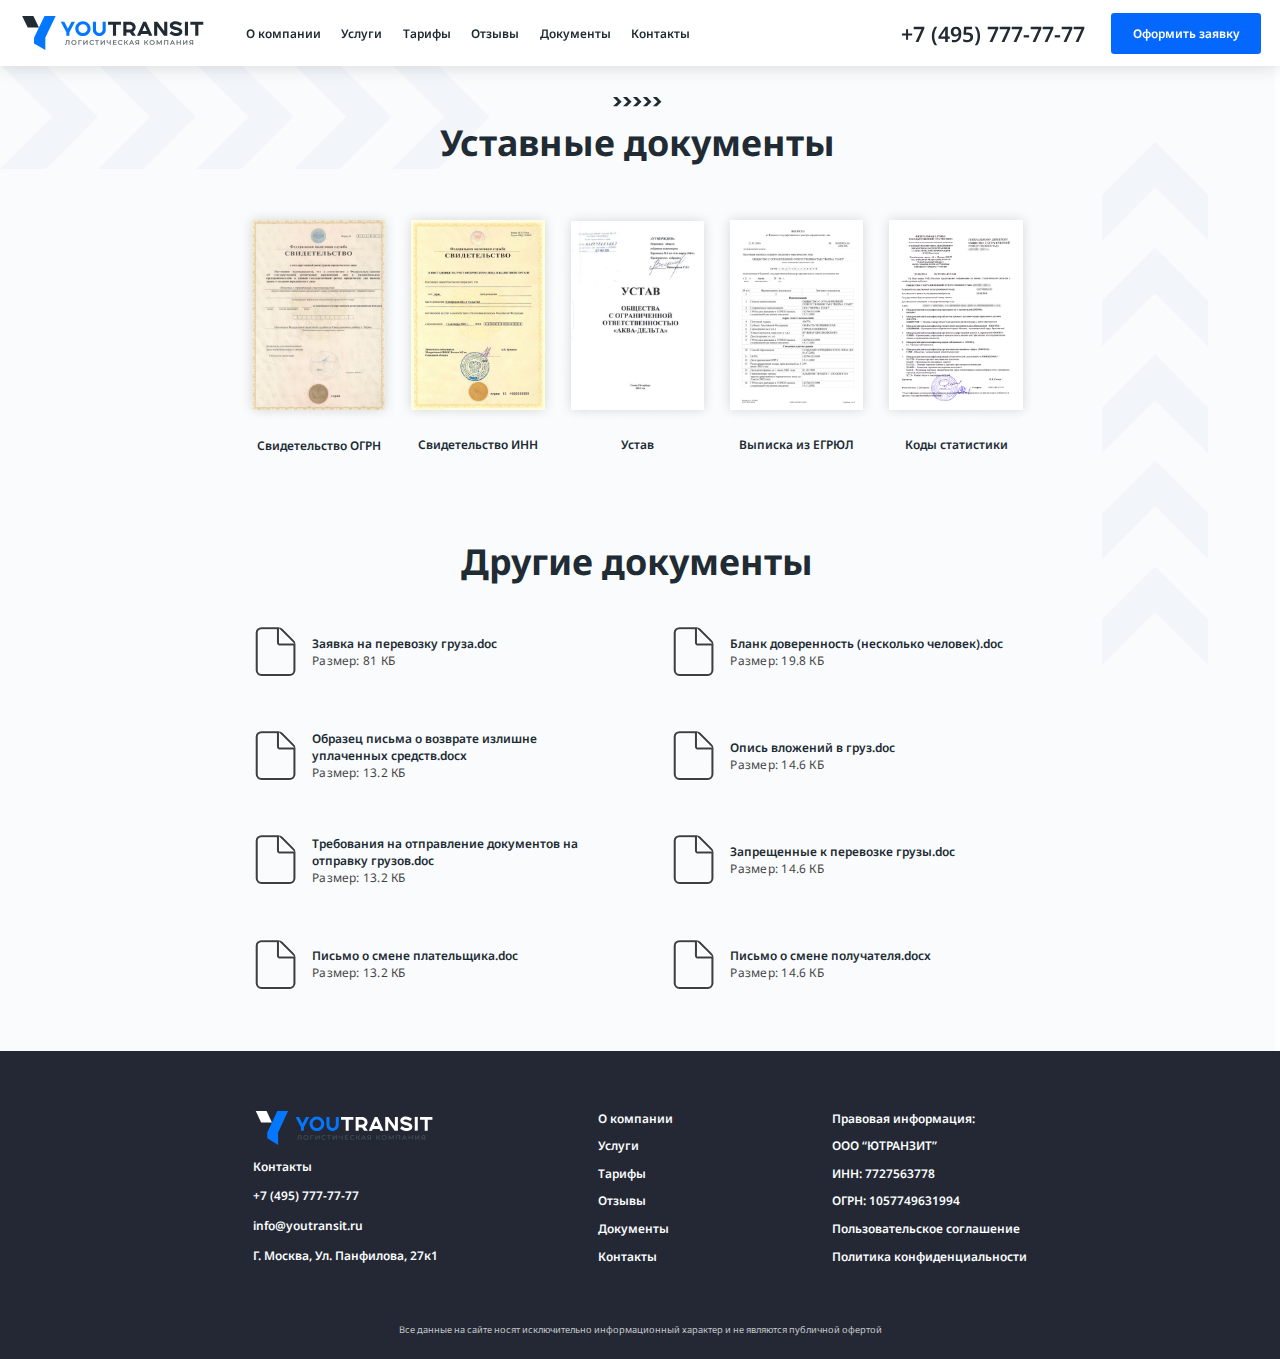
<file: Pages/Docs/docs.html>
<!DOCTYPE html>
<html lang="en">
<head>
    <meta charset="UTF-8">
    <title>Docs</title>
    <link rel="stylesheet" href="docs.css">
</head>
<body>
<header>
    <div class="mobileHeader">
        <div class="mobileHeaderLogo" onclick="window.location.href = '../../index.html'">
            <svg xmlns="http://www.w3.org/2000/svg" width="51" height="54" viewBox="0 0 51 54" fill="none"
                 class="mobileHeaderLogoIcon">
                <path d="M25.4399 18.5042L17.0143 0.543945H0L8.42565 18.5042H25.4399Z" fill="#202B33"/>
                <path d="M50.8794 0.543945H33.8651L18.0312 34.2958V43.0293L35.1492 53.3453V34.2958H35.0455L50.8794 0.543945Z"
                      fill="#0477FF"/>
            </svg>
            <div class="mobileHeaderLogoLabels">
                <svg xmlns="http://www.w3.org/2000/svg" width="223" height="24" viewBox="0 0 223 24" fill="none"
                     class="mobileHeaderLogoName">
                    <path d="M11.2135 11.9391L5.66224 0.895264H0.140625L8.79347 17.5709V23.0953H13.6335V17.5709L22.316 0.895264H16.8289L11.2135 11.9391Z"
                          fill="#0477FF"/>
                    <path d="M34.7928 0.171875C28.1995 0.171875 22.8359 5.46178 22.8359 11.9679C22.8359 18.5034 28.1995 23.8226 34.7928 23.8226C41.3862 23.8226 46.7498 18.5034 46.7498 11.9679C46.7498 5.46178 41.3862 0.171875 34.7928 0.171875ZM34.7928 19.0309C30.8862 19.0309 27.7106 15.8609 27.7106 11.9679C27.7106 8.12383 30.8862 4.99287 34.7928 4.99287C38.6995 4.99287 41.8751 8.11894 41.8751 11.9679C41.8751 15.8609 38.6995 19.0309 34.7928 19.0309Z"
                          fill="#0477FF"/>
                    <path d="M65.6019 13.7715C65.6019 16.668 63.2707 19.0272 60.4062 19.0272C57.5417 19.0272 55.2106 16.668 55.2106 13.7715V0.891113H50.3359V13.7715C50.3359 19.3105 54.85 23.8189 60.4013 23.8189C65.9525 23.8189 70.4666 19.3105 70.4666 13.7715V0.891113H65.592V13.7715H65.6019Z"
                          fill="#0477FF"/>
                    <path d="M74.0391 5.68206H81.714V23.0953H86.5886V5.68206H94.2636V0.895264H74.0391V5.68206Z"
                          fill="#202B33"/>
                    <path d="M117.297 9.52615C117.297 4.76866 113.148 0.895264 108.051 0.895264H97.9219V23.0953H102.767V18.1522H108.308L111.78 23.0953H117.732L113.222 16.6868C115.781 15.0603 117.297 12.408 117.297 9.52615ZM102.767 5.62345H107.963C110.412 5.62345 112.427 7.37698 112.457 9.52615C112.457 11.6949 110.467 13.4582 108.027 13.4582H102.772V5.62345H102.767Z"
                          fill="#202B33"/>
                    <path d="M129.094 0.895264L119.32 23.0953H124.63L125.785 20.3844H136.828L138.048 23.0953H143.358L133.519 0.895264H129.094ZM134.863 15.7148H127.785L131.322 7.42094L134.863 15.7148Z"
                          fill="#202B33"/>
                    <path d="M161.891 15.5194L151.317 0.895264H146.141V23.0953H150.986V8.50041L161.555 23.0953H166.731V0.895264H161.891V15.5194Z"
                          fill="#202B33"/>
                    <path d="M180.305 9.1889C177.871 8.53926 175.574 7.9287 175.574 6.93226C175.574 5.96025 176.972 4.95892 179.308 4.95892C180.824 4.95892 183.338 5.39854 186.691 7.4891L187.007 7.68448L189.709 3.62547L189.388 3.42031C185.995 1.26136 182.696 0.167236 179.584 0.167236C174.507 0.167236 170.675 3.14189 170.675 7.07879C170.675 11.6946 175.865 13.077 180.034 14.1857C182.819 14.9282 185.452 15.6267 185.452 17.048C185.452 17.8638 184.005 18.9921 181.293 18.9921C178.987 18.9921 176.354 17.981 173.47 15.9881L173.159 15.7732L170.25 19.8224L170.571 20.0373C174.26 22.5382 177.821 23.8082 181.145 23.8082C186.4 23.8082 190.361 20.8726 190.361 16.9845C190.346 11.8656 184.543 10.3172 180.305 9.1889Z"
                          fill="#202B33"/>
                    <path d="M199.087 0.895264H194.242V23.0953H199.087V0.895264Z" fill="#202B33"/>
                    <path d="M202.766 0.895264V5.68206H210.441V23.0953H215.315V5.68206H222.99V0.895264H202.766Z"
                          fill="#202B33"/>
                </svg>
                <svg xmlns="http://www.w3.org/2000/svg" width="225" height="10" viewBox="0 0 225 10" fill="none"
                     class="mobileHeaderLogoLabel">
                    <path d="M8.69444 0.856445V0.731445H8.56944H3.2108H3.08996L3.08587 0.852217L2.97231 4.20725C2.93293 5.10749 2.85924 5.82853 2.75709 6.3673L2.75706 6.3675C2.65494 6.91096 2.50198 7.29302 2.31317 7.52866C2.12918 7.75829 1.89326 7.87257 1.60075 7.87257C1.48742 7.87257 1.37329 7.85915 1.25321 7.83175L1.11424 7.80003L1.10094 7.94195L1.0318 8.67951L1.02175 8.78669L1.12625 8.81252C1.35343 8.86869 1.57587 8.89433 1.78842 8.89433C2.29532 8.89433 2.71068 8.71511 3.02274 8.36391C3.32968 8.01848 3.5483 7.50103 3.68873 6.83141C3.82908 6.16217 3.91838 5.27995 3.95801 4.19713L3.95802 4.1968L4.04282 1.69947H7.61966V8.69118V8.81618H7.74466H8.56944H8.69444V8.69118V0.856445Z"
                          fill="#4C555B" stroke="#4C555B" stroke-width="0.25"/>
                    <path d="M20.4751 2.66318L20.4749 2.6628C20.1029 2.03791 19.5925 1.54325 18.9403 1.19051C18.2883 0.837857 17.5613 0.662598 16.7572 0.662598C15.9525 0.662598 15.2205 0.842972 14.5638 1.20044C13.9074 1.55774 13.3969 2.0472 13.0247 2.67257C12.6517 3.29914 12.4688 4.0005 12.4688 4.77335C12.4688 5.54678 12.6569 6.24772 13.0243 6.87346C13.392 7.49974 13.9079 7.98917 14.5638 8.34624C15.2215 8.70421 15.9537 8.87432 16.7572 8.87432C17.5613 8.87432 18.2883 8.69906 18.9403 8.3464L18.9407 8.3462C19.5873 7.9937 20.1027 7.49931 20.4749 6.87411C20.8476 6.2479 21.0357 5.54175 21.0357 4.76846C21.0357 3.99492 20.8475 3.29387 20.4751 2.66318ZM19.5331 3.17491L19.5334 3.17537C19.8079 3.64815 19.9461 4.18303 19.9461 4.77335C19.9461 5.36327 19.8081 5.89345 19.5332 6.37154C19.2582 6.84501 18.8748 7.21966 18.3907 7.48718C17.9069 7.75458 17.36 7.89164 16.7522 7.89164C16.1446 7.89164 15.5975 7.75463 15.1084 7.48693C14.6192 7.21921 14.2359 6.84928 13.9561 6.37096L13.9558 6.3705C13.6768 5.89815 13.5386 5.36364 13.5386 4.77335C13.5386 4.18345 13.6767 3.65362 13.956 3.17595C14.2361 2.70187 14.6197 2.32721 15.1084 2.05976C15.5975 1.79206 16.1446 1.65504 16.7522 1.65504C17.36 1.65504 17.9069 1.79211 18.3907 2.05951L18.3912 2.05976C18.8799 2.32725 19.2582 2.69682 19.5331 3.17491Z"
                          fill="#4C555B" stroke="#4C555B" stroke-width="0.25"/>
                    <path d="M25.8873 8.691L25.8776 1.69947H29.8452H29.9702H29.9751V1.57447H30.0952V0.856445V0.731445H29.9702H24.9375H24.8125V0.856445V8.69118V8.81618H24.9375H25.7623H25.8875L25.8873 8.691Z"
                          fill="#4C555B" stroke="#4C555B" stroke-width="0.25"/>
                    <path d="M33.4531 0.731445H33.3281V0.856445V8.68629V8.81129H33.4531H34.2137H34.2746L34.3122 8.76331L39.156 2.57209V8.69118V8.81618H39.281H40.1057H40.2307V8.69118V0.856445V0.731445H40.1057H39.3451H39.2841L39.2466 0.77953L34.4029 6.98466V0.856445V0.731445H34.2779H33.4531Z"
                          fill="#4C555B" stroke="#4C555B" stroke-width="0.25"/>
                    <path d="M51.2656 2.02434L51.3524 1.93844L51.2685 1.84963C50.9049 1.46468 50.4695 1.1711 49.954 0.969163C49.4393 0.767565 48.8804 0.66748 48.2786 0.66748C47.4746 0.66748 46.7426 0.842693 46.0905 1.19541C45.4383 1.54815 44.9279 2.0428 44.5559 2.66769C44.1829 3.29438 44 4.00067 44 4.77335C44 5.54623 44.183 6.24735 44.5556 6.87849C44.9228 7.50387 45.4334 7.99859 46.0855 8.35128C46.7375 8.70392 47.4641 8.87898 48.2671 8.88897V8.88898H48.2687C48.8713 8.88898 49.43 8.78373 49.9486 8.58257C50.4695 8.38057 50.9102 8.08187 51.2691 7.69643L51.3518 7.60767L51.2656 7.52237L50.7322 6.99483L50.6429 6.90651L50.555 6.99624C49.9682 7.59532 49.221 7.89654 48.3033 7.89654C47.6957 7.89654 47.1487 7.75958 46.6548 7.48714C46.1602 7.21436 45.7767 6.84412 45.497 6.37051C45.2179 5.898 45.0797 5.36833 45.0797 4.77823C45.0797 4.18813 45.2179 3.65847 45.497 3.18596C45.7767 2.71236 46.1602 2.34211 46.6548 2.06934C47.1487 1.7969 47.6957 1.65993 48.3033 1.65993C49.2164 1.65993 49.9639 1.95652 50.5557 2.55116L50.6436 2.63948L50.7322 2.55186L51.2656 2.02434Z"
                          fill="#4C555B" stroke="#4C555B" stroke-width="0.25"/>
                    <path d="M60.0208 1.57447H60.1409V0.856445V0.731445H60.0159H53.625H53.5V0.856445V1.57447V1.69947H53.625H56.2855V8.69118V8.81618H56.4105H57.2353H57.3603V8.69118V1.69947H59.8909H60.0159H60.0208V1.57447Z"
                          fill="#4C555B" stroke="#4C555B" stroke-width="0.25"/>
                    <path d="M63.5312 0.731445H63.4062V0.856445V8.68629V8.81129H63.5312H64.2918H64.3527L64.3903 8.76331L69.2341 2.57209V8.69118V8.81618H69.3591H70.1839H70.3089V8.69118V0.856445V0.731445H70.1839H69.4233H69.3623L69.3247 0.77953L64.481 6.98466V0.856445V0.731445H64.356H63.5312Z"
                          fill="#4C555B" stroke="#4C555B" stroke-width="0.25"/>
                    <path d="M80.2575 8.81618H80.3825V8.69118V0.986335V0.861335V0.856445H80.2575V0.736335H79.4426H79.3176V0.861335V4.62964C78.5372 4.97696 77.7695 5.14703 77.0226 5.14703C76.3452 5.14703 75.8401 4.9856 75.4849 4.67485C75.1317 4.36585 74.9498 3.93401 74.9498 3.3573V0.861335V0.736335H74.8248H74H73.875V0.861335V3.44524C73.875 4.28026 74.1426 4.94278 74.6935 5.42022L74.6941 5.42066C75.2421 5.89038 75.9955 6.11994 76.9435 6.11994C77.7128 6.11994 78.5057 5.95869 79.3176 5.63467V8.69118V8.81618H79.4426H80.2575Z"
                          fill="#4C555B" stroke="#4C555B" stroke-width="0.25"/>
                    <path d="M90.6944 7.97316V7.84816H90.5694H85.9333V5.187H89.9026H90.0276V5.062V4.35863V4.23363H89.9026H85.9333V1.69947H90.4015H90.5265V1.57447V0.856445V0.731445H90.4015H84.9688H84.8438V0.856445V8.69118V8.81618H84.9688H90.5694H90.6944V8.69118V7.97316Z"
                          fill="#4C555B" stroke="#4C555B" stroke-width="0.25"/>
                    <path d="M100.883 2.0241L100.97 1.93819L100.886 1.84939C100.522 1.46444 100.087 1.17085 99.5711 0.968918C99.0565 0.767321 98.4976 0.667236 97.8957 0.667236C97.0917 0.667236 96.3598 0.842449 95.7076 1.19517C95.0555 1.54791 94.5451 2.04255 94.1731 2.66744C93.8001 3.29414 93.6172 4.00043 93.6172 4.77311C93.6172 5.54599 93.8001 6.24711 94.1728 6.87825C94.54 7.50363 95.0506 7.99835 95.7027 8.35104C96.3547 8.70367 97.0812 8.87873 97.8843 8.88872V8.88873H97.8859C98.4885 8.88873 99.0471 8.78349 99.5658 8.58233C100.087 8.38033 100.527 8.08163 100.886 7.69619L100.969 7.60742L100.883 7.52212L100.349 6.99459L100.26 6.90627L100.172 6.996C99.5853 7.59508 98.8382 7.8963 97.9204 7.8963C97.3129 7.8963 96.7659 7.75933 96.272 7.48689C95.7774 7.21411 95.3939 6.84387 95.1142 6.37026C94.8351 5.89776 94.6969 5.36808 94.6969 4.77798C94.6969 4.18789 94.8351 3.65823 95.1142 3.18572C95.3939 2.71211 95.7774 2.34187 96.272 2.06909C96.7659 1.79665 97.3129 1.65969 97.9204 1.65969C98.8336 1.65969 99.5811 1.95628 100.173 2.55092L100.261 2.63924L100.349 2.55162L100.883 2.0241Z"
                          fill="#4C555B" stroke="#4C555B" stroke-width="0.25"/>
                    <path d="M105.37 8.81103H105.495V8.68603V5.22093H107.121L109.874 8.76274L109.911 8.81103H109.973H110.936H111.19L111.035 8.60964L107.982 4.6564L110.867 0.927803L111.022 0.726318H110.768H109.864H109.802L109.765 0.775455L107.12 4.23825H105.495V0.851318V0.726318H105.37H104.555H104.43V0.851318V8.68603V8.81103H104.555H105.37Z"
                          fill="#4C555B" stroke="#4C555B" stroke-width="0.25"/>
                    <path d="M113.885 8.81103H113.965L113.999 8.73767L114.914 6.72047H119.163L120.083 8.73789L120.116 8.81103H120.197H121.081H121.276L121.194 8.6336L117.574 0.798887L117.541 0.726318H117.461H116.636H116.556L116.522 0.798887L112.902 8.6336L112.82 8.81103H113.016H113.885ZM115.328 5.8013L117.036 2.02417L118.744 5.8013H115.328Z"
                          fill="#4C555B" stroke="#4C555B" stroke-width="0.25"/>
                    <path d="M129.875 8.81617H130V8.69117V0.856437V0.851562V0.726562H129.875H126.798C125.819 0.726562 125.026 0.976537 124.435 1.48452C123.839 1.99634 123.547 2.71783 123.547 3.62595C123.547 4.28116 123.705 4.84512 124.034 5.30504C124.329 5.72774 124.743 6.02835 125.269 6.21316L123.57 8.61406L123.43 8.81128H123.672H124.566H124.631L124.668 8.75765L126.291 6.42406C126.458 6.43842 126.59 6.4423 126.685 6.4423H128.925V8.69117V8.81617H129.05H129.875ZM126.754 5.48894C126.041 5.48894 125.518 5.31749 125.169 4.99894C124.821 4.6817 124.641 4.2258 124.641 3.60641C124.641 2.9684 124.83 2.50446 125.2 2.18745C125.575 1.87062 126.111 1.69946 126.833 1.69946H128.925V5.48894H126.754Z"
                          fill="#4C555B" stroke="#4C555B" stroke-width="0.25"/>
                    <path d="M140.401 8.81103H140.526V8.68603V5.22093H142.152L144.905 8.76274L144.943 8.81103H145.004H145.967H146.221L146.066 8.60964L143.013 4.6564L145.898 0.927803L146.054 0.726318H145.799H144.895H144.833L144.796 0.775455L142.152 4.23825H140.526V0.851318V0.726318H140.401H139.586H139.461V0.851318V8.68603V8.81103H139.586H140.401Z"
                          fill="#4C555B" stroke="#4C555B" stroke-width="0.25"/>
                    <path d="M156.475 2.66318L156.475 2.6628C156.103 2.03792 155.593 1.54325 154.94 1.19051C154.288 0.837856 153.561 0.662598 152.757 0.662598C151.953 0.662598 151.221 0.842972 150.564 1.20044C149.907 1.55774 149.397 2.0472 149.025 2.67257C148.652 3.29913 148.469 4.0005 148.469 4.77335C148.469 5.54606 148.652 6.2473 149.024 6.87378C149.392 7.49991 149.908 7.98924 150.564 8.34624C151.222 8.70421 151.954 8.87432 152.757 8.87432C153.561 8.87432 154.288 8.69906 154.94 8.3464L154.941 8.3462C155.587 7.9937 156.103 7.49931 156.475 6.87411C156.848 6.2479 157.036 5.54175 157.036 4.76846C157.036 3.99492 156.848 3.29387 156.475 2.66318ZM155.533 3.17491L155.533 3.17537C155.808 3.64815 155.946 4.18303 155.946 4.77335C155.946 5.36327 155.808 5.89345 155.533 6.37154C155.258 6.84502 154.875 7.21966 154.391 7.48718C153.907 7.75458 153.36 7.89164 152.752 7.89164C152.145 7.89164 151.597 7.75463 151.108 7.48693C150.619 7.21921 150.236 6.84928 149.956 6.37096L149.956 6.3705C149.677 5.89815 149.539 5.36364 149.539 4.77335C149.539 4.18345 149.677 3.65362 149.956 3.17595C150.236 2.70187 150.62 2.32721 151.108 2.05976C151.597 1.79206 152.145 1.65504 152.752 1.65504C153.36 1.65504 153.907 1.79211 154.391 2.05951L154.391 2.05976C154.88 2.32725 155.258 2.69681 155.533 3.17491Z"
                          fill="#4C555B" stroke="#4C555B" stroke-width="0.25"/>
                    <path d="M169.306 0.856445V0.731445H169.181H168.49H168.418L168.382 0.793185L165.082 6.41792L161.752 0.792777L161.716 0.731445H161.645H160.953H160.828V0.856445V8.69118V8.81618H160.953H161.758H161.883V8.69118V2.91361L164.762 7.75859L164.798 7.81974H164.87H165.265H165.336L165.372 7.75829L168.251 2.88198V8.69118V8.81618H168.376H169.181H169.306V8.69118V0.856445Z"
                          fill="#4C555B" stroke="#4C555B" stroke-width="0.25"/>
                    <path d="M180.67 0.856445V0.731445H180.545H173.883H173.758V0.856445V8.69118V8.81618H173.883H174.708H174.833V8.69118V1.69947H179.596V8.69118V8.81618H179.721H180.545H180.67V8.69118V0.856445Z"
                          fill="#4C555B" stroke="#4C555B" stroke-width="0.25"/>
                    <path d="M184.963 8.81128H185.044L185.077 8.73791L185.992 6.72072H190.241L191.161 8.73814L191.194 8.81128H191.275H192.159H192.354L192.272 8.63385L188.652 0.799131L188.619 0.726562H188.539H187.714H187.634L187.6 0.799131L183.98 8.63385L183.898 8.81128H184.094H184.963ZM186.406 5.80154L188.114 2.02442L189.822 5.80154H186.406Z"
                          fill="#4C555B" stroke="#4C555B" stroke-width="0.25"/>
                    <path d="M202.446 0.856445V0.731445H202.321H201.496H201.371V0.856445V4.22386H196.668V0.856445V0.731445H196.543H195.703H195.578V0.856445V8.69118V8.81618H195.703H196.543H196.668V8.69118V5.20166H201.371V8.69118V8.81618H201.496H202.321H202.446V8.69118V0.856445Z"
                          fill="#4C555B" stroke="#4C555B" stroke-width="0.25"/>
                    <path d="M207.031 0.731445H206.906V0.856445V8.68629V8.81129H207.031H207.792H207.853L207.89 8.76331L212.734 2.57209V8.69118V8.81618H212.859H213.684H213.809V8.69118V0.856445V0.731445H213.684H212.923H212.862L212.825 0.77953L207.981 6.98466V0.856445V0.731445H207.856H207.031Z"
                          fill="#4C555B" stroke="#4C555B" stroke-width="0.25"/>
                    <path d="M224 8.81617H224.125V8.69117V0.856437V0.851562V0.726562H224H220.923C219.944 0.726562 219.151 0.976537 218.56 1.48452C217.964 1.99634 217.672 2.71783 217.672 3.62595C217.672 4.28116 217.83 4.84512 218.159 5.30504C218.454 5.72774 218.868 6.02835 219.394 6.21316L217.695 8.61406L217.555 8.81128H217.797H218.691H218.756L218.793 8.75765L220.416 6.42406C220.583 6.43842 220.715 6.4423 220.81 6.4423H223.05V8.69117V8.81617H223.175H224ZM218.766 3.60737H218.766V3.60641C218.766 2.96839 218.955 2.50445 219.325 2.18744C219.7 1.87062 220.236 1.69946 220.958 1.69946H223.05V5.48894H220.879C220.166 5.48894 219.643 5.31749 219.294 4.99894C218.945 4.68128 218.762 4.22522 218.766 3.60737Z"
                          fill="#4C555B" stroke="#4C555B" stroke-width="0.25"/>
                </svg>
            </div>
        </div>
        <button class="mobileHeaderButton">Оформить заявку</button>
        <div class="mobileHeaderBurgerIcon">
            <svg xmlns="http://www.w3.org/2000/svg" width="36" height="36" viewBox="0 0 36 36" fill="none"
                 class="mobileHeaderBurgerSvg" id="mobileHeaderBurgerSvg">
                <path d="M10 12H26" stroke="#4C555B" id="firstLine"/>
                <path d="M10 18H26" stroke="#4C555B" id="secondLine"/>
                <path d="M10 24H26" stroke="#4C555B" id="thirdLine"/>
            </svg>
        </div>
        <div class="navMenu" id="navMenu">
            <div class="navMenuItem">
                <a href="../About/about.html" class="navMenuLabel">О компании</a>
            </div>
            <div class="navMenuItem">
                <a href="../Services/services.html" class="navMenuLabel">Услуги</a>
            </div>
            <div class="navMenuItem">
                <a href="../Tariffs/tariffs.html" class="navMenuLabel">Тарифы</a>

            </div>
            <div class="navMenuItem">
                <a href="../Reviews/reviews.html" class="navMenuLabel">Отзывы</a>

            </div>
            <div class="navMenuItem">
                <a href="../Docs/docs.html" class="navMenuLabel">Документы</a>

            </div>
            <div class="navMenuItem">
                <a href="../Contacts/contacts.html" class="navMenuLabel">Контакты</a>

            </div>
        </div>
    </div>
    <div class="primary">
        <div class="primaryFirstBlock">
            <div class="logo" onclick="window.location.href = '../../index.html'">
                <svg xmlns="http://www.w3.org/2000/svg" width="100%" height="102%" viewBox="0 0 51 52" fill="none"
                     class="logoImg">
                    <path d="M25.4399 17.5623L17.0143 0H0L8.42565 17.5623H25.4399Z" fill="#202B33"/>
                    <path d="M50.8794 0H33.8651L18.0312 33.0039V41.5438L35.1492 51.6312V33.0039H35.0455L50.8794 0Z"
                          fill="#0477FF"/>
                </svg>
                <div class="logoContainer">
                    <svg xmlns="http://www.w3.org/2000/svg" width="80%" height="50%" viewBox="0 0 223 24" fill="none"
                         class="logoText">
                        <path d="M11.2135 11.9876L5.66224 1.18848H0.140625L8.79347 17.4946V22.8965H13.6335V17.4946L22.316 1.18848H16.8289L11.2135 11.9876Z"
                              fill="#0477FF"/>
                        <path d="M34.7928 0.481201C28.1995 0.481201 22.8359 5.65387 22.8359 12.0158C22.8359 18.4065 28.1995 23.6078 34.7928 23.6078C41.3862 23.6078 46.7498 18.4065 46.7498 12.0158C46.7498 5.65387 41.3862 0.481201 34.7928 0.481201ZM34.7928 18.9223C30.8862 18.9223 27.7106 15.8225 27.7106 12.0158C27.7106 8.25693 30.8862 5.19535 34.7928 5.19535C38.6995 5.19535 41.8751 8.25215 41.8751 12.0158C41.8751 15.8225 38.6995 18.9223 34.7928 18.9223Z"
                              fill="#0477FF"/>
                        <path d="M65.6019 13.7793C65.6019 16.6116 63.2707 18.9185 60.4062 18.9185C57.5417 18.9185 55.2106 16.6116 55.2106 13.7793V1.18433H50.3359V13.7793C50.3359 19.1956 54.85 23.604 60.4013 23.604C65.9525 23.604 70.4666 19.1956 70.4666 13.7793V1.18433H65.592V13.7793H65.6019Z"
                              fill="#0477FF"/>
                        <path d="M74.0391 5.86919H81.714V22.8965H86.5886V5.86919H94.2636V1.18848H74.0391V5.86919Z"
                              fill="#202B33"/>
                        <path d="M117.297 9.6281C117.297 4.97603 113.148 1.18848 108.051 1.18848H97.9219V22.8965H102.767V18.063H108.308L111.78 22.8965H117.732L113.222 16.6301C115.781 15.0396 117.297 12.4461 117.297 9.6281ZM102.767 5.81188H107.963C110.412 5.81188 112.427 7.52655 112.457 9.6281C112.457 11.7487 110.467 13.473 108.027 13.473H102.772V5.81188H102.767Z"
                              fill="#202B33"/>
                        <path d="M129.094 1.18848L119.32 22.8965H124.63L125.785 20.2457H136.828L138.048 22.8965H143.358L133.519 1.18848H129.094ZM134.863 15.6796H127.785L131.322 7.56954L134.863 15.6796Z"
                              fill="#202B33"/>
                        <path d="M161.891 15.4885L151.317 1.18848H146.141V22.8965H150.986V8.62508L161.555 22.8965H166.731V1.18848H161.891V15.4885Z"
                              fill="#202B33"/>
                        <path d="M180.305 9.29829C177.871 8.66305 175.574 8.06602 175.574 7.09167C175.574 6.14119 176.972 5.16206 179.308 5.16206C180.824 5.16206 183.338 5.59193 186.691 7.63617L187.007 7.82721L189.709 3.85815L189.388 3.65754C185.995 1.54644 182.696 0.476562 179.584 0.476562C174.507 0.476562 170.675 3.38529 170.675 7.23495C170.675 11.7485 175.865 13.1002 180.034 14.1844C182.819 14.9104 185.452 15.5934 185.452 16.9833C185.452 17.7809 184.005 18.8842 181.293 18.8842C178.987 18.8842 176.354 17.8955 173.47 15.9468L173.159 15.7367L170.25 19.6962L170.571 19.9063C174.26 22.3518 177.821 23.5936 181.145 23.5936C186.4 23.5936 190.361 20.7231 190.361 16.9212C190.346 11.9157 184.543 10.4016 180.305 9.29829Z"
                              fill="#202B33"/>
                        <path d="M199.087 1.18848H194.242V22.8965H199.087V1.18848Z" fill="#202B33"/>
                        <path d="M202.766 1.18848V5.86919H210.441V22.8965H215.315V5.86919H222.99V1.18848H202.766Z"
                              fill="#202B33"/>
                    </svg>
                    <svg xmlns="http://www.w3.org/2000/svg" width="225" height="9" viewBox="0 0 225 9" fill="none"
                         class="logoDescription">
                        <path d="M8.69444 0.507812V0.382812H8.56944H3.2108H3.09005L3.08587 0.503488L2.97231 3.78414C2.93294 4.66428 2.85927 5.36904 2.75719 5.89552L2.75715 5.89572C2.65513 6.42665 2.50239 6.79949 2.31403 7.02936C2.13043 7.25342 1.89433 7.36568 1.60075 7.36568C1.48719 7.36568 1.37286 7.35253 1.25262 7.3257L1.11447 7.29487L1.10096 7.43577L1.03182 8.15699L1.02147 8.26493L1.12688 8.29042C1.35387 8.3453 1.5761 8.37034 1.78842 8.37034C2.29436 8.37034 2.70946 8.1955 3.02181 7.85178C3.32917 7.51353 3.54806 7.00684 3.68862 6.35149C3.82906 5.69666 3.91837 4.83365 3.95801 3.77467L3.95802 3.77434L4.04273 1.33492H7.61966V8.16892V8.29392H7.74466H8.56944H8.69444V8.16892V0.507812Z"
                              fill="#4C555B" stroke="#4C555B" stroke-width="0.25"/>
                        <path d="M20.4745 2.27198L20.4742 2.2716C20.102 1.66004 19.5913 1.17627 18.9393 0.831432C18.2875 0.486691 17.5609 0.31543 16.7572 0.31543C15.953 0.31543 15.2214 0.491688 14.5649 0.841134C13.9086 1.19043 13.3979 1.66912 13.0253 2.28115C12.652 2.89444 12.4688 3.58114 12.4688 4.33785C12.4688 5.09515 12.6572 5.78142 13.0249 6.39388C13.3929 7.00683 13.9091 7.48549 14.5649 7.83455C15.2223 8.18448 15.9541 8.35071 16.7572 8.35071C17.5609 8.35071 18.2875 8.17944 18.9393 7.8347L18.9397 7.83451C19.5862 7.48991 20.1018 7.0064 20.4742 6.39453C20.8474 5.78161 21.0357 5.09023 21.0357 4.33307C21.0357 3.57566 20.8472 2.88928 20.4745 2.27198ZM19.5337 2.77727L19.534 2.77773C19.8081 3.23942 19.9461 3.76159 19.9461 4.33785C19.9461 4.91373 19.8083 5.43131 19.5338 5.89822C19.2592 6.36063 18.876 6.72688 18.3918 6.98855C17.9077 7.25013 17.3605 7.38427 16.7522 7.38427C16.1441 7.38427 15.5966 7.25017 15.1073 6.98831C14.618 6.72644 14.2349 6.36478 13.9555 5.89761L13.9552 5.89714C13.6766 5.43587 13.5386 4.91409 13.5386 4.33785C13.5386 3.76201 13.6764 3.24479 13.9554 2.77831C14.2351 2.31527 14.6185 1.949 15.1073 1.68739C15.5966 1.42553 16.1441 1.29141 16.7522 1.29141C17.3605 1.29141 17.9077 1.42557 18.3918 1.68715L18.3922 1.68739C18.8811 1.94904 19.2592 2.31033 19.5337 2.77727Z"
                              fill="#4C555B" stroke="#4C555B" stroke-width="0.25"/>
                        <path d="M25.8873 8.16874L25.8776 1.33492H29.8452H29.9702H29.9751V1.20992H30.0952V0.507812V0.382812H29.9702H24.9375H24.8125V0.507812V8.16892V8.29392H24.9375H25.7623H25.8875L25.8873 8.16874Z"
                              fill="#4C555B" stroke="#4C555B" stroke-width="0.25"/>
                        <path d="M33.4531 0.382812H33.3281V0.507812V8.16414V8.28914H33.4531H34.2137H34.2738L34.3113 8.24223L39.156 2.18716V8.16892V8.29392H39.281H40.1057H40.2307V8.16892V0.507812V0.382812H40.1057H39.3451H39.285L39.2475 0.429828L34.4029 6.49851V0.507812V0.382812H34.2779H33.4531Z"
                              fill="#4C555B" stroke="#4C555B" stroke-width="0.25"/>
                        <path d="M51.2646 1.65282L51.3544 1.56597L51.2676 1.47612C50.9038 1.09954 50.4684 0.812524 49.9531 0.615159C49.4386 0.418121 48.88 0.320312 48.2786 0.320312C47.475 0.320312 46.7434 0.49153 46.0915 0.836329C45.4395 1.18116 44.9289 1.66492 44.5566 2.27649C44.1831 2.88991 44 3.58142 44 4.33797C44 5.0947 44.1832 5.78116 44.5562 6.39891C44.9238 7.01098 45.4346 7.4948 46.0865 7.83959C46.7383 8.1843 47.4645 8.35538 48.2672 8.36514V8.36515H48.2687C48.871 8.36515 49.4293 8.2623 49.9478 8.06568C50.4683 7.86826 50.909 7.57624 51.2682 7.19917L51.3537 7.10935L51.2646 7.02311L50.7312 6.50727L50.6429 6.42188L50.556 6.50866C49.9693 7.09427 49.2219 7.38917 48.3033 7.38917C47.6952 7.38917 47.1479 7.25512 46.6538 6.98862C46.159 6.7218 45.7758 6.35984 45.4963 5.89726C45.2176 5.43584 45.0797 4.91877 45.0797 4.34273C45.0797 3.76669 45.2176 3.24964 45.4963 2.78822C45.7758 2.32564 46.159 1.96368 46.6538 1.69686C47.1479 1.43036 47.6952 1.29631 48.3033 1.29631C49.2173 1.29631 49.9651 1.58668 50.5567 2.16796L50.6436 2.25336L50.7312 2.16865L51.2646 1.65282Z"
                              fill="#4C555B" stroke="#4C555B" stroke-width="0.25"/>
                        <path d="M60.0208 1.20992H60.1409V0.507812V0.382812H60.0159H53.625H53.5V0.507812V1.20992V1.33492H53.625H56.2855V8.16892V8.29392H56.4105H57.2353H57.3603V8.16892V1.33492H59.8909H60.0159H60.0208V1.20992Z"
                              fill="#4C555B" stroke="#4C555B" stroke-width="0.25"/>
                        <path d="M63.5312 0.382812H63.4062V0.507812V8.16414V8.28914H63.5312H64.2918H64.3519L64.3894 8.24223L69.2341 2.18716V8.16892V8.29392H69.3591H70.1839H70.3089V8.16892V0.507812V0.382812H70.1839H69.4233H69.3631L69.3256 0.429828L64.481 6.49851V0.507812V0.382812H64.356H63.5312Z"
                              fill="#4C555B" stroke="#4C555B" stroke-width="0.25"/>
                        <path d="M80.2575 8.29392H80.3825V8.16892V0.637593V0.512593V0.507812H80.2575V0.387593H79.4426H79.3176V0.512593V4.19485C78.5374 4.53427 77.7697 4.70054 77.0226 4.70054C76.3446 4.70054 75.8391 4.54249 75.4839 4.23861C75.1311 3.93679 74.9498 3.5156 74.9498 2.95325V0.512593V0.387593H74.8248H74H73.875V0.512593V3.03923C73.875 3.85734 74.1432 4.50626 74.6946 4.97344L74.6951 4.97388C75.2431 5.43317 75.9962 5.65743 76.9435 5.65743C77.7126 5.65743 78.5056 5.49973 79.3176 5.18273V8.16892V8.29392H79.4426H80.2575Z"
                              fill="#4C555B" stroke="#4C555B" stroke-width="0.25"/>
                        <path d="M90.6944 7.46681V7.34181H90.5694H85.9333V4.74517H89.9026H90.0276V4.62017V3.93239V3.80739H89.9026H85.9333V1.33492H90.4015H90.5265V1.20992V0.507812V0.382812H90.4015H84.9688H84.8438V0.507812V8.16892V8.29392H84.9688H90.5694H90.6944V8.16892V7.46681Z"
                              fill="#4C555B" stroke="#4C555B" stroke-width="0.25"/>
                        <path d="M100.882 1.65258L100.972 1.56573L100.885 1.47588C100.521 1.09929 100.086 0.812279 99.5703 0.614915C99.0558 0.417877 98.4972 0.320068 97.8957 0.320068C97.0922 0.320068 96.3606 0.491285 95.7087 0.836085C95.0567 1.18092 94.546 1.66467 94.1737 2.27624C93.8003 2.88966 93.6172 3.58118 93.6172 4.33772C93.6172 5.09446 93.8004 5.78091 94.1734 6.39867C94.541 7.01073 95.0518 7.49456 95.7037 7.83934C96.3555 8.18406 97.0817 8.35513 97.8843 8.3649V8.36491H97.8859C98.4882 8.36491 99.0465 8.26206 99.5649 8.06544C100.086 7.86801 100.526 7.576 100.885 7.19893L100.971 7.1091L100.882 7.02286L100.348 6.50702L100.26 6.42164L100.173 6.50841C99.5865 7.09402 98.8391 7.38892 97.9204 7.38892C97.3124 7.38892 96.7651 7.25487 96.2709 6.98837C95.7762 6.72155 95.3929 6.3596 95.1135 5.89701C94.8348 5.43559 94.6969 4.91853 94.6969 4.34249C94.6969 3.76645 94.8348 3.2494 95.1135 2.78798C95.3929 2.32539 95.7762 1.96344 96.2709 1.69662C96.7651 1.43012 97.3124 1.29607 97.9204 1.29607C98.8345 1.29607 99.5822 1.58643 100.174 2.16771L100.261 2.25311L100.348 2.16841L100.882 1.65258Z"
                              fill="#4C555B" stroke="#4C555B" stroke-width="0.25"/>
                        <path d="M105.37 8.28877H105.495V8.16377V4.77823H107.122L109.875 8.24156L109.912 8.28877H109.973H110.936H111.194L111.034 8.08631L107.984 4.22344L110.866 0.580241L111.026 0.377686H110.768H109.864H109.803L109.765 0.42575L107.121 3.81179H105.495V0.502686V0.377686H105.37H104.555H104.43V0.502686V8.16377V8.28877H104.555H105.37Z"
                              fill="#4C555B" stroke="#4C555B" stroke-width="0.25"/>
                        <path d="M113.885 8.28877H113.965L113.998 8.21637L114.913 6.24454H119.164L120.083 8.2166L120.117 8.28877H120.197H121.081H121.278L121.194 8.11037L117.574 0.449281L117.54 0.377686H117.461H116.636H116.557L116.523 0.449281L112.903 8.11037L112.818 8.28877H113.016H113.885ZM115.33 5.3402L117.036 1.6507L118.742 5.3402H115.33Z"
                              fill="#4C555B" stroke="#4C555B" stroke-width="0.25"/>
                        <path d="M129.875 8.2938H130V8.1688V0.507696V0.50293V0.37793H129.875H126.798C125.819 0.37793 125.027 0.622143 124.436 1.11886C123.84 1.61966 123.547 2.32625 123.547 3.21583C123.547 3.85756 123.705 4.41002 124.035 4.8604C124.329 5.27332 124.742 5.56681 125.267 5.74748L123.571 8.09073L123.427 8.28902H123.672H124.566H124.63L124.668 8.23646L126.29 5.95463C126.458 5.96873 126.59 5.97254 126.685 5.97254H128.925V8.1688V8.2938H129.05H129.875ZM126.754 5.03477C126.041 5.03477 125.517 4.8669 125.168 4.55541C124.82 4.24563 124.641 3.80097 124.641 3.19673C124.641 2.57434 124.829 2.12181 125.199 1.8122C125.574 1.50237 126.11 1.3348 126.833 1.3348H128.925V5.03477H126.754Z"
                              fill="#4C555B" stroke="#4C555B" stroke-width="0.25"/>
                        <path d="M140.401 8.28877H140.526V8.16377V4.77823H142.153L144.906 8.24156L144.944 8.28877H145.004H145.967H146.225L146.065 8.08631L143.015 4.22344L145.897 0.580241L146.057 0.377686H145.799H144.895H144.834L144.797 0.42575L142.152 3.81179H140.526V0.502686V0.377686H140.401H139.586H139.461V0.502686V8.16377V8.28877H139.586H140.401Z"
                              fill="#4C555B" stroke="#4C555B" stroke-width="0.25"/>
                        <path d="M156.474 2.27198L156.474 2.2716C156.102 1.66004 155.591 1.17627 154.939 0.831432C154.288 0.486691 153.561 0.31543 152.757 0.31543C151.953 0.31543 151.221 0.491688 150.565 0.841134C149.909 1.19043 149.398 1.66912 149.025 2.28115C148.652 2.89444 148.469 3.58114 148.469 4.33785C148.469 5.09442 148.652 5.781 149.025 6.39421C149.393 7.007 149.909 7.48555 150.565 7.83455C151.222 8.18448 151.954 8.35071 152.757 8.35071C153.561 8.35071 154.288 8.17944 154.939 7.8347L154.94 7.83451C155.586 7.48991 156.102 7.0064 156.474 6.39453C156.847 5.78161 157.036 5.09023 157.036 4.33307C157.036 3.57566 156.847 2.88928 156.474 2.27198ZM155.534 2.77727L155.534 2.77773C155.808 3.23942 155.946 3.76159 155.946 4.33785C155.946 4.91373 155.808 5.43131 155.534 5.89822C155.259 6.36064 154.876 6.72688 154.392 6.98855C153.908 7.25013 153.361 7.38427 152.752 7.38427C152.144 7.38427 151.597 7.25017 151.107 6.98831C150.618 6.72644 150.235 6.36478 149.956 5.89761L149.955 5.89714C149.677 5.43587 149.539 4.91409 149.539 4.33785C149.539 3.76201 149.676 3.24479 149.955 2.77831C150.235 2.31527 150.619 1.949 151.107 1.68739C151.597 1.42553 152.144 1.29141 152.752 1.29141C153.361 1.29141 153.908 1.42557 154.392 1.68715L154.392 1.68739C154.881 1.94904 155.259 2.31033 155.534 2.77727Z"
                              fill="#4C555B" stroke="#4C555B" stroke-width="0.25"/>
                        <path d="M169.306 0.507812V0.382812H169.181H168.49H168.419L168.383 0.443495L165.082 5.94462L161.752 0.443085L161.715 0.382812H161.645H160.953H160.828V0.507812V8.16892V8.29392H160.953H161.758H161.883V8.16892V2.52082L164.763 7.25947L164.799 7.31956H164.87H165.265H165.335L165.372 7.25917L168.251 2.48988V8.16892V8.29392H168.376H169.181H169.306V8.16892V0.507812Z"
                              fill="#4C555B" stroke="#4C555B" stroke-width="0.25"/>
                        <path d="M180.67 0.507812V0.382812H180.545H173.883H173.758V0.507812V8.16892V8.29392H173.883H174.708H174.833V8.16892V1.33492H179.596V8.16892V8.29392H179.721H180.545H180.67V8.16892V0.507812Z"
                              fill="#4C555B" stroke="#4C555B" stroke-width="0.25"/>
                        <path d="M184.963 8.28902H185.043L185.076 8.21662L185.991 6.24479H190.242L191.162 8.21684L191.195 8.28902H191.275H192.159H192.356L192.272 8.11061L188.652 0.449525L188.618 0.37793H188.539H187.714H187.635L187.601 0.449525L183.981 8.11061L183.896 8.28902H184.094H184.963ZM186.408 5.34044L188.114 1.65094L189.82 5.34044H186.408Z"
                              fill="#4C555B" stroke="#4C555B" stroke-width="0.25"/>
                        <path d="M202.446 0.507812V0.382812H202.321H201.496H201.371V0.507812V3.79783H196.668V0.507812V0.382812H196.543H195.703H195.578V0.507812V8.16892V8.29392H195.703H196.543H196.668V8.16892V4.7595H201.371V8.16892V8.29392H201.496H202.321H202.446V8.16892V0.507812Z"
                              fill="#4C555B" stroke="#4C555B" stroke-width="0.25"/>
                        <path d="M207.031 0.382812H206.906V0.507812V8.16414V8.28914H207.031H207.792H207.852L207.889 8.24223L212.734 2.18716V8.16892V8.29392H212.859H213.684H213.809V8.16892V0.507812V0.382812H213.684H212.923H212.863L212.826 0.429828L207.981 6.49851V0.507812V0.382812H207.856H207.031Z"
                              fill="#4C555B" stroke="#4C555B" stroke-width="0.25"/>
                        <path d="M224 8.2938H224.125V8.1688V0.507696V0.50293V0.37793H224H220.923C219.944 0.37793 219.152 0.622143 218.561 1.11886C217.965 1.61966 217.672 2.32625 217.672 3.21583C217.672 3.85756 217.83 4.41002 218.16 4.8604C218.454 5.27332 218.867 5.56681 219.392 5.74748L217.696 8.09073L217.552 8.28902H217.797H218.691H218.755L218.793 8.23646L220.415 5.95463C220.583 5.96873 220.715 5.97254 220.81 5.97254H223.05V8.1688V8.2938H223.175H224ZM218.766 3.1977H218.766V3.19673C218.766 2.57434 218.954 2.12181 219.324 1.8122C219.699 1.50237 220.235 1.3348 220.958 1.3348H223.05V5.03477H220.879C220.166 5.03477 219.642 4.8669 219.293 4.55541C218.945 4.2452 218.762 3.80038 218.766 3.1977Z"
                              fill="#4C555B" stroke="#4C555B" stroke-width="0.25"/>
                    </svg>
                </div>

            </div>
            <div class="primaryMenu">
                <a class="primaryRef" href="../About/about.html">О компании</a>
                <a class="primaryRef" href="../Services/services.html">Услуги</a>
                <a class="primaryRef" href="../Tariffs/tariffs.html">Тарифы</a>
                <a class="primaryRef" href="../Reviews/reviews.html">Отзывы</a>
                <a class="primaryRef" href="../Docs/docs.html">Документы</a>
                <a class="primaryRef" href="../Contacts/contacts.html">Контакты</a>
            </div>
        </div>
        <div class="primarySecondBlock">
            <div class="primaryNumber">+7 (495) 777-77-77</div>

            <button class="button">
                Оформить заявку
            </button>
        </div>
    </div>
</header>
<div class="docs">
    <div class="bigArrows">
        <svg xmlns="http://www.w3.org/2000/svg" width="35%" height="100%" viewBox="0 0 149 159" fill="none"
             class="bigArrow">
            <path fill-rule="evenodd" clip-rule="evenodd"
                  d="M68.5335 0L148.033 79.5L68.5335 159H0.390625L79.8906 79.5L0.390625 0H68.5335Z" fill="#F2F5FA"/>
        </svg>
        <svg xmlns="http://www.w3.org/2000/svg" width="35%" height="100%" viewBox="0 0 149 159" fill="none"
             class="bigArrow">
            <path fill-rule="evenodd" clip-rule="evenodd"
                  d="M68.5335 0L148.033 79.5L68.5335 159H0.390625L79.8906 79.5L0.390625 0H68.5335Z" fill="#F2F5FA"/>
        </svg>
        <svg xmlns="http://www.w3.org/2000/svg" width="35%" height="100%" viewBox="0 0 149 159" fill="none"
             class="bigArrow">
            <path fill-rule="evenodd" clip-rule="evenodd"
                  d="M68.5335 0L148.033 79.5L68.5335 159H0.390625L79.8906 79.5L0.390625 0H68.5335Z" fill="#F2F5FA"/>
        </svg>
        <svg xmlns="http://www.w3.org/2000/svg" width="35%" height="100%" viewBox="0 0 149 159" fill="none"
             class="bigArrow">
            <path fill-rule="evenodd" clip-rule="evenodd"
                  d="M68.5335 0L148.033 79.5L68.5335 159H0.390625L79.8906 79.5L0.390625 0H68.5335Z" fill="#F2F5FA"/>
        </svg>
        <svg xmlns="http://www.w3.org/2000/svg" width="35%" height="100%" viewBox="0 0 149 159" fill="none"
             class="bigArrow">
            <path fill-rule="evenodd" clip-rule="evenodd"
                  d="M68.5335 0L148.033 79.5L68.5335 159H0.390625L79.8906 79.5L0.390625 0H68.5335Z" fill="#F2F5FA"/>
        </svg>

    </div>
    <div class="bigArrowsVertical">
        <svg xmlns="http://www.w3.org/2000/svg" width="169" height="158" viewBox="0 0 169 158" fill="none"
             class="bigArrowVertical">
            <path fill-rule="evenodd" clip-rule="evenodd"
                  d="M168.992 84.7684L84.5119 0.000274658L0.031662 84.7684V157.427L84.5119 72.6586L168.992 157.427V84.7684Z"
                  fill="#F2F5FA"/>
        </svg>
        <svg xmlns="http://www.w3.org/2000/svg" width="169" height="158" viewBox="0 0 169 158" fill="none"
             class="bigArrowVertical">
            <path fill-rule="evenodd" clip-rule="evenodd"
                  d="M168.992 84.7684L84.5119 0.000274658L0.031662 84.7684V157.427L84.5119 72.6586L168.992 157.427V84.7684Z"
                  fill="#F2F5FA"/>
        </svg>
        <svg xmlns="http://www.w3.org/2000/svg" width="169" height="158" viewBox="0 0 169 158" fill="none"
             class="bigArrowVertical">
            <path fill-rule="evenodd" clip-rule="evenodd"
                  d="M168.992 84.7684L84.5119 0.000274658L0.031662 84.7684V157.427L84.5119 72.6586L168.992 157.427V84.7684Z"
                  fill="#F2F5FA"/>
        </svg>
        <svg xmlns="http://www.w3.org/2000/svg" width="169" height="158" viewBox="0 0 169 158" fill="none"
             class="bigArrowVertical">
            <path fill-rule="evenodd" clip-rule="evenodd"
                  d="M168.992 84.7684L84.5119 0.000274658L0.031662 84.7684V157.427L84.5119 72.6586L168.992 157.427V84.7684Z"
                  fill="#F2F5FA"/>
        </svg>
        <svg xmlns="http://www.w3.org/2000/svg" width="169" height="158" viewBox="0 0 169 158" fill="none"
             class="bigArrowVertical">
            <path fill-rule="evenodd" clip-rule="evenodd"
                  d="M168.992 84.7684L84.5119 0.000274658L0.031662 84.7684V157.427L84.5119 72.6586L168.992 157.427V84.7684Z"
                  fill="#F2F5FA"/>
        </svg>
    </div>
    <div class="smallArrows">
        <svg xmlns="http://www.w3.org/2000/svg" width="100%" height="100%" viewBox="0 0 73 14" fill="none">
            <path fill-rule="evenodd" clip-rule="evenodd" d="M6 0L13 7L6 14H0L7 7L0 0H6Z" fill="#202B33"/>
            <path fill-rule="evenodd" clip-rule="evenodd" d="M21 0L28 7L21 14H15L22 7L15 0H21Z" fill="#202B33"/>
            <path fill-rule="evenodd" clip-rule="evenodd" d="M36 0L43 7L36 14H30L37 7L30 0H36Z" fill="#202B33"/>
            <path fill-rule="evenodd" clip-rule="evenodd" d="M51 0L58 7L51 14H45L52 7L45 0H51Z" fill="#202B33"/>
            <path fill-rule="evenodd" clip-rule="evenodd" d="M66 0L73 7L66 14H60L67 7L60 0H66Z" fill="#202B33"/>
        </svg>
    </div>
    <h1 class="docsTitle">Уставные документы</h1>
    <div class="docsBody">
        <div class="docContainer">
            <img src="./img/doc1.png" alt="Свидетельство ОГРН" class="doc">
            <p class="docName">Свидетельство ОГРН</p>
        </div>
        <div class="docContainer">
            <img src="./img/doc2.png" alt="Свидетельство ИНН" class="doc">
            <p class="docName">Свидетельство ИНН</p>
        </div>
        <div class="docContainer">
            <img src="./img/doc3.png" alt="Устав" class="doc">
            <p class="docName">Устав</p>
        </div>
        <div class="docContainer">
            <img src="./img/doc4.png" alt="Выписка из ЕГРЮЛ" class="doc">
            <p class="docName">Выписка из ЕГРЮЛ</p>
        </div>
        <div class="docContainer">
            <img src="./img/doc5.png" alt="Коды статистики" class="doc">
            <p class="docName">Коды статистики</p>
        </div>
    </div>
    <div class="docsBodyMobile">
        <div class="docRow">
            <div class="docContainer">
                <img src="./img/doc1.png" alt="Свидетельство ОГРН" class="doc">
                <p class="docName">Свидетельство ОГРН</p>
            </div>
            <div class="docContainer">
                <img src="./img/doc2.png" alt="Свидетельство ИНН" class="doc">
                <p class="docName">Свидетельство ИНН</p>
            </div>
            <div class="docContainer">
                <img src="./img/doc3.png" alt="Устав" class="doc">
                <p class="docName">Устав</p>
            </div>
        </div>
        <div class="docRow">
            <div class="docContainer">
                <img src="./img/doc4.png" alt="Выписка из ЕГРЮЛ" class="doc">
                <p class="docName">Выписка из ЕГРЮЛ</p>
            </div>
            <div class="docContainer">
                <img src="./img/doc5.png" alt="Коды статистики" class="doc">
                <p class="docName">Коды статистики</p>
            </div>
        </div>


    </div>
</div>
<div class="otherDocs">
    <h1 class="otherDocsTitle">Другие документы</h1>
    <div class="otherDocsContainer">
        <div class="otherDocsColumn">
            <div class="otherDocContainer">
                <svg xmlns="http://www.w3.org/2000/svg" width="62" height="77" viewBox="0 0 62 77" fill="none" class="otherDocImg">
                    <g clip-path="url(#clip0_2_4166)">
                        <path d="M32.0013 6.82262V5.82262H31.0013H9.69835C7.19343 5.82262 5.14786 7.83798 5.14786 10.3423V66.6576C5.14786 69.1621 7.19344 71.1773 9.69835 71.1773H52.3043C54.8093 71.1773 56.8548 69.162 56.8548 66.6576V31.4606V30.4606H55.8548H38.1023C34.7245 30.4606 32.0013 27.7484 32.0013 24.4211V6.82262ZM54.3841 25.4211H56.8133L55.0882 23.711L38.8063 7.57033L37.1023 5.88109V8.28051V24.4211V25.4211H38.1023H54.3841ZM0.046875 10.3423C0.046875 5.07117 4.35978 0.783203 9.69835 0.783203H35.1611C37.7234 0.783203 40.1794 1.79242 41.9887 3.58607L59.1319 20.5807C60.9409 22.3741 61.9557 24.8046 61.9557 27.337V66.6576C61.9557 71.9289 57.643 76.2167 52.3043 76.2167H9.69835C4.35976 76.2167 0.046875 71.9289 0.046875 66.6576V10.3423Z"
                              fill="#3F3F3F" stroke="white" stroke-width="2"/>
                    </g>
                    <defs>
                        <clipPath id="clip0_2_4166">
                            <rect width="62" height="77" fill="white"/>
                        </clipPath>
                    </defs>
                </svg>

                <div class="otherDocDescription">
                    <p class="otherDocName">Заявка на перевозку груза.doc</p>
                    <p class="otherDocSize">Размер: 81 КБ</p>
                </div>
            </div>
            <div class="otherDocContainer">
                <svg xmlns="http://www.w3.org/2000/svg" width="62" height="77" viewBox="0 0 62 77" fill="none" class="otherDocImg">
                    <g clip-path="url(#clip0_2_4166)">
                        <path d="M32.0013 6.82262V5.82262H31.0013H9.69835C7.19343 5.82262 5.14786 7.83798 5.14786 10.3423V66.6576C5.14786 69.1621 7.19344 71.1773 9.69835 71.1773H52.3043C54.8093 71.1773 56.8548 69.162 56.8548 66.6576V31.4606V30.4606H55.8548H38.1023C34.7245 30.4606 32.0013 27.7484 32.0013 24.4211V6.82262ZM54.3841 25.4211H56.8133L55.0882 23.711L38.8063 7.57033L37.1023 5.88109V8.28051V24.4211V25.4211H38.1023H54.3841ZM0.046875 10.3423C0.046875 5.07117 4.35978 0.783203 9.69835 0.783203H35.1611C37.7234 0.783203 40.1794 1.79242 41.9887 3.58607L59.1319 20.5807C60.9409 22.3741 61.9557 24.8046 61.9557 27.337V66.6576C61.9557 71.9289 57.643 76.2167 52.3043 76.2167H9.69835C4.35976 76.2167 0.046875 71.9289 0.046875 66.6576V10.3423Z"
                              fill="#3F3F3F" stroke="white" stroke-width="2"/>
                    </g>
                    <defs>
                        <clipPath id="clip0_2_4166">
                            <rect width="62" height="77" fill="white"/>
                        </clipPath>
                    </defs>
                </svg>
                <div class="otherDocDescription">
                    <p class="otherDocName">Образец письма о возврате излишне уплаченных средств.docx</p>
                    <p class="otherDocSize">Размер: 13.2 КБ</p>
                </div>
            </div>
            <div class="otherDocContainer">
                <svg xmlns="http://www.w3.org/2000/svg" width="62" height="77" viewBox="0 0 62 77" fill="none" class="otherDocImg">
                    <g clip-path="url(#clip0_2_4166)">
                        <path d="M32.0013 6.82262V5.82262H31.0013H9.69835C7.19343 5.82262 5.14786 7.83798 5.14786 10.3423V66.6576C5.14786 69.1621 7.19344 71.1773 9.69835 71.1773H52.3043C54.8093 71.1773 56.8548 69.162 56.8548 66.6576V31.4606V30.4606H55.8548H38.1023C34.7245 30.4606 32.0013 27.7484 32.0013 24.4211V6.82262ZM54.3841 25.4211H56.8133L55.0882 23.711L38.8063 7.57033L37.1023 5.88109V8.28051V24.4211V25.4211H38.1023H54.3841ZM0.046875 10.3423C0.046875 5.07117 4.35978 0.783203 9.69835 0.783203H35.1611C37.7234 0.783203 40.1794 1.79242 41.9887 3.58607L59.1319 20.5807C60.9409 22.3741 61.9557 24.8046 61.9557 27.337V66.6576C61.9557 71.9289 57.643 76.2167 52.3043 76.2167H9.69835C4.35976 76.2167 0.046875 71.9289 0.046875 66.6576V10.3423Z"
                              fill="#3F3F3F" stroke="white" stroke-width="2"/>
                    </g>
                    <defs>
                        <clipPath id="clip0_2_4166">
                            <rect width="62" height="77" fill="white"/>
                        </clipPath>
                    </defs>
                </svg>
                <div class="otherDocDescription">
                    <p class="otherDocName">Требования на отправление документов на отправку грузов.doc</p>
                    <p class="otherDocSize">Размер: 13.2 КБ</p>
                </div>
            </div>
            <div class="otherDocContainer">
                <svg xmlns="http://www.w3.org/2000/svg" width="62" height="77" viewBox="0 0 62 77" fill="none" class="otherDocImg">
                    <g clip-path="url(#clip0_2_4166)">
                        <path d="M32.0013 6.82262V5.82262H31.0013H9.69835C7.19343 5.82262 5.14786 7.83798 5.14786 10.3423V66.6576C5.14786 69.1621 7.19344 71.1773 9.69835 71.1773H52.3043C54.8093 71.1773 56.8548 69.162 56.8548 66.6576V31.4606V30.4606H55.8548H38.1023C34.7245 30.4606 32.0013 27.7484 32.0013 24.4211V6.82262ZM54.3841 25.4211H56.8133L55.0882 23.711L38.8063 7.57033L37.1023 5.88109V8.28051V24.4211V25.4211H38.1023H54.3841ZM0.046875 10.3423C0.046875 5.07117 4.35978 0.783203 9.69835 0.783203H35.1611C37.7234 0.783203 40.1794 1.79242 41.9887 3.58607L59.1319 20.5807C60.9409 22.3741 61.9557 24.8046 61.9557 27.337V66.6576C61.9557 71.9289 57.643 76.2167 52.3043 76.2167H9.69835C4.35976 76.2167 0.046875 71.9289 0.046875 66.6576V10.3423Z"
                              fill="#3F3F3F" stroke="white" stroke-width="2"/>
                    </g>
                    <defs>
                        <clipPath id="clip0_2_4166">
                            <rect width="62" height="77" fill="white"/>
                        </clipPath>
                    </defs>
                </svg>
                <div class="otherDocDescription">
                    <p class="otherDocName">Письмо о смене плательщика.doc</p>
                    <p class="otherDocSize">Размер: 13.2 КБ</p>
                </div>
            </div>
        </div>
        <div class="otherDocsColumn">
            <div class="otherDocContainer">
                <svg xmlns="http://www.w3.org/2000/svg" width="62" height="77" viewBox="0 0 62 77" fill="none" class="otherDocImg">
                    <g clip-path="url(#clip0_2_4166)">
                        <path d="M32.0013 6.82262V5.82262H31.0013H9.69835C7.19343 5.82262 5.14786 7.83798 5.14786 10.3423V66.6576C5.14786 69.1621 7.19344 71.1773 9.69835 71.1773H52.3043C54.8093 71.1773 56.8548 69.162 56.8548 66.6576V31.4606V30.4606H55.8548H38.1023C34.7245 30.4606 32.0013 27.7484 32.0013 24.4211V6.82262ZM54.3841 25.4211H56.8133L55.0882 23.711L38.8063 7.57033L37.1023 5.88109V8.28051V24.4211V25.4211H38.1023H54.3841ZM0.046875 10.3423C0.046875 5.07117 4.35978 0.783203 9.69835 0.783203H35.1611C37.7234 0.783203 40.1794 1.79242 41.9887 3.58607L59.1319 20.5807C60.9409 22.3741 61.9557 24.8046 61.9557 27.337V66.6576C61.9557 71.9289 57.643 76.2167 52.3043 76.2167H9.69835C4.35976 76.2167 0.046875 71.9289 0.046875 66.6576V10.3423Z"
                              fill="#3F3F3F" stroke="white" stroke-width="2"/>
                    </g>
                    <defs>
                        <clipPath id="clip0_2_4166">
                            <rect width="62" height="77" fill="white"/>
                        </clipPath>
                    </defs>
                </svg>
                <div class="otherDocDescription">
                    <p class="otherDocName">Бланк доверенность (несколько человек).doc</p>
                    <p class="otherDocSize">Размер: 19.8 КБ</p>
                </div>
            </div>
            <div class="otherDocContainer">
                <svg xmlns="http://www.w3.org/2000/svg" width="62" height="77" viewBox="0 0 62 77" fill="none" class="otherDocImg">
                    <g clip-path="url(#clip0_2_4166)">
                        <path d="M32.0013 6.82262V5.82262H31.0013H9.69835C7.19343 5.82262 5.14786 7.83798 5.14786 10.3423V66.6576C5.14786 69.1621 7.19344 71.1773 9.69835 71.1773H52.3043C54.8093 71.1773 56.8548 69.162 56.8548 66.6576V31.4606V30.4606H55.8548H38.1023C34.7245 30.4606 32.0013 27.7484 32.0013 24.4211V6.82262ZM54.3841 25.4211H56.8133L55.0882 23.711L38.8063 7.57033L37.1023 5.88109V8.28051V24.4211V25.4211H38.1023H54.3841ZM0.046875 10.3423C0.046875 5.07117 4.35978 0.783203 9.69835 0.783203H35.1611C37.7234 0.783203 40.1794 1.79242 41.9887 3.58607L59.1319 20.5807C60.9409 22.3741 61.9557 24.8046 61.9557 27.337V66.6576C61.9557 71.9289 57.643 76.2167 52.3043 76.2167H9.69835C4.35976 76.2167 0.046875 71.9289 0.046875 66.6576V10.3423Z"
                              fill="#3F3F3F" stroke="white" stroke-width="2"/>
                    </g>
                    <defs>
                        <clipPath id="clip0_2_4166">
                            <rect width="62" height="77" fill="white"/>
                        </clipPath>
                    </defs>
                </svg>
                <div class="otherDocDescription">
                    <p class="otherDocName">Опись вложений в груз.doc</p>
                    <p class="otherDocSize">Размер: 14.6 КБ</p>
                </div>
            </div>
            <div class="otherDocContainer">
                <svg xmlns="http://www.w3.org/2000/svg" width="62" height="77" viewBox="0 0 62 77" fill="none" class="otherDocImg">
                    <g clip-path="url(#clip0_2_4166)">
                        <path d="M32.0013 6.82262V5.82262H31.0013H9.69835C7.19343 5.82262 5.14786 7.83798 5.14786 10.3423V66.6576C5.14786 69.1621 7.19344 71.1773 9.69835 71.1773H52.3043C54.8093 71.1773 56.8548 69.162 56.8548 66.6576V31.4606V30.4606H55.8548H38.1023C34.7245 30.4606 32.0013 27.7484 32.0013 24.4211V6.82262ZM54.3841 25.4211H56.8133L55.0882 23.711L38.8063 7.57033L37.1023 5.88109V8.28051V24.4211V25.4211H38.1023H54.3841ZM0.046875 10.3423C0.046875 5.07117 4.35978 0.783203 9.69835 0.783203H35.1611C37.7234 0.783203 40.1794 1.79242 41.9887 3.58607L59.1319 20.5807C60.9409 22.3741 61.9557 24.8046 61.9557 27.337V66.6576C61.9557 71.9289 57.643 76.2167 52.3043 76.2167H9.69835C4.35976 76.2167 0.046875 71.9289 0.046875 66.6576V10.3423Z"
                              fill="#3F3F3F" stroke="white" stroke-width="2"/>
                    </g>
                    <defs>
                        <clipPath id="clip0_2_4166">
                            <rect width="62" height="77" fill="white"/>
                        </clipPath>
                    </defs>
                </svg>
                <div class="otherDocDescription">
                    <p class="otherDocName">Запрещенные к перевозке грузы.doc</p>
                    <p class="otherDocSize">Размер: 14.6 КБ</p>
                </div>
            </div>
            <div class="otherDocContainer">
                <svg xmlns="http://www.w3.org/2000/svg" width="62" height="77" viewBox="0 0 62 77" fill="none" class="otherDocImg">
                    <g clip-path="url(#clip0_2_4166)">
                        <path d="M32.0013 6.82262V5.82262H31.0013H9.69835C7.19343 5.82262 5.14786 7.83798 5.14786 10.3423V66.6576C5.14786 69.1621 7.19344 71.1773 9.69835 71.1773H52.3043C54.8093 71.1773 56.8548 69.162 56.8548 66.6576V31.4606V30.4606H55.8548H38.1023C34.7245 30.4606 32.0013 27.7484 32.0013 24.4211V6.82262ZM54.3841 25.4211H56.8133L55.0882 23.711L38.8063 7.57033L37.1023 5.88109V8.28051V24.4211V25.4211H38.1023H54.3841ZM0.046875 10.3423C0.046875 5.07117 4.35978 0.783203 9.69835 0.783203H35.1611C37.7234 0.783203 40.1794 1.79242 41.9887 3.58607L59.1319 20.5807C60.9409 22.3741 61.9557 24.8046 61.9557 27.337V66.6576C61.9557 71.9289 57.643 76.2167 52.3043 76.2167H9.69835C4.35976 76.2167 0.046875 71.9289 0.046875 66.6576V10.3423Z"
                              fill="#3F3F3F" stroke="white" stroke-width="2"/>
                    </g>
                    <defs>
                        <clipPath id="clip0_2_4166">
                            <rect width="62" height="77" fill="white"/>
                        </clipPath>
                    </defs>
                </svg>
                <div class="otherDocDescription">
                    <p class="otherDocName">Письмо о смене получателя.docx</p>
                    <p class="otherDocSize">Размер: 14.6 КБ</p>
                </div>
            </div>
        </div>
    </div>
</div>
<footer class="footer">
    <div class="footerBody">
        <div class="footerColumn">
            <div class="footerLogo">
                <svg xmlns="http://www.w3.org/2000/svg" width="51" height="54" viewBox="0 0 51 54" fill="none"
                     class="logoImg">
                    <path d="M25.4399 18.1601L17.0143 0H0L8.42565 18.1601H25.4399Z" fill="white"/>
                    <path d="M50.8794 0H33.8651L18.0312 34.1273V42.958L35.1492 53.3888V34.1273H35.0455L50.8794 0Z"
                          fill="#0477FF"/>
                </svg>
                <div class="logoContainer">
                    <svg xmlns="http://www.w3.org/2000/svg" width="223" height="25" viewBox="0 0 223 25" fill="none"
                         class="logoText">
                        <path d="M11.2135 12.5993L5.66224 1.43262H0.140625L8.79347 18.2938V23.8796H13.6335V18.2938L22.316 1.43262H16.8289L11.2135 12.5993Z"
                              fill="#0477FF"/>
                        <path d="M34.7928 0.702148C28.1995 0.702148 22.8359 6.0509 22.8359 12.6294C22.8359 19.2376 28.1995 24.616 34.7928 24.616C41.3862 24.616 46.7498 19.2376 46.7498 12.6294C46.7498 6.0509 41.3862 0.702148 34.7928 0.702148ZM34.7928 19.771C30.8862 19.771 27.7106 16.5657 27.7106 12.6294C27.7106 8.74257 30.8862 5.57677 34.7928 5.57677C38.6995 5.57677 41.8751 8.73763 41.8751 12.6294C41.8751 16.5657 38.6995 19.771 34.7928 19.771Z"
                              fill="#0477FF"/>
                        <path d="M65.6019 14.4524C65.6019 17.3811 63.2707 19.7666 60.4062 19.7666C57.5417 19.7666 55.2106 17.3811 55.2106 14.4524V1.42871H50.3359V14.4524C50.3359 20.053 54.85 24.6116 60.4013 24.6116C65.9525 24.6116 70.4666 20.053 70.4666 14.4524V1.42871H65.592V14.4524H65.6019Z"
                              fill="#0477FF"/>
                        <path d="M74.0391 6.27267H81.714V23.8796H86.5886V6.27267H94.2636V1.43262H74.0391V6.27267Z"
                              fill="white"/>
                        <path d="M117.297 10.1595C117.297 5.3491 113.148 1.43262 108.051 1.43262H97.9219V23.8796H102.767V18.8815H108.308L111.78 23.8796H117.732L113.222 17.3999C115.781 15.7552 117.297 13.0734 117.297 10.1595ZM102.767 6.2134H107.963C110.412 6.2134 112.427 7.98644 112.457 10.1595C112.457 12.3524 110.467 14.1353 108.027 14.1353H102.772V6.2134H102.767Z"
                              fill="white"/>
                        <path d="M129.094 1.43262L119.32 23.8796H124.63L125.785 21.1386H136.828L138.048 23.8796H143.358L133.519 1.43262H129.094ZM134.863 16.417H127.785L131.322 8.03089L134.863 16.417Z"
                              fill="white"/>
                        <path d="M161.891 16.2195L151.317 1.43262H146.141V23.8796H150.986V9.12237L161.555 23.8796H166.731V1.43262H161.891V16.2195Z"
                              fill="white"/>
                        <path d="M180.298 9.81929C177.863 9.16243 175.566 8.54508 175.566 7.53755C175.566 6.55473 176.964 5.54226 179.3 5.54226C180.816 5.54226 183.33 5.98677 186.684 8.10059L187 8.29814L189.701 4.19397L189.38 3.98653C185.987 1.80357 182.688 0.697266 179.577 0.697266C174.499 0.697266 170.667 3.70501 170.667 7.68571C170.667 12.3529 175.858 13.7506 180.026 14.8717C182.812 15.6224 185.444 16.3287 185.444 17.7659C185.444 18.5907 183.997 19.7315 181.285 19.7315C178.979 19.7315 176.347 18.7092 173.462 16.6942L173.151 16.4768L170.242 20.5711L170.563 20.7884C174.253 23.3171 177.813 24.6012 181.137 24.6012C186.392 24.6012 190.353 21.633 190.353 17.7017C190.338 12.5258 184.535 10.9602 180.298 9.81929Z"
                              fill="white"/>
                        <path d="M199.087 1.43262H194.242V23.8796H199.087V1.43262Z" fill="white"/>
                        <path d="M202.773 1.43262V6.27267H210.448V23.8796H215.323V6.27267H222.998V1.43262H202.773Z"
                              fill="white"/>
                    </svg>
                    <svg xmlns="http://www.w3.org/2000/svg" width="225" height="9" viewBox="0 0 225 9" fill="none"
                         class="logoDescription">
                        <path d="M8.69444 0.507812V0.382812H8.56944H3.2108H3.09005L3.08587 0.503488L2.97231 3.78414C2.93294 4.66428 2.85927 5.36904 2.75719 5.89552L2.75715 5.89572C2.65513 6.42665 2.50239 6.79949 2.31403 7.02936C2.13043 7.25342 1.89433 7.36568 1.60075 7.36568C1.48719 7.36568 1.37286 7.35253 1.25262 7.3257L1.11447 7.29487L1.10096 7.43577L1.03182 8.15699L1.02147 8.26493L1.12688 8.29042C1.35387 8.3453 1.5761 8.37034 1.78842 8.37034C2.29436 8.37034 2.70946 8.1955 3.02181 7.85178C3.32917 7.51353 3.54806 7.00684 3.68862 6.35149C3.82906 5.69666 3.91837 4.83365 3.95801 3.77467L3.95802 3.77434L4.04273 1.33492H7.61966V8.16892V8.29392H7.74466H8.56944H8.69444V8.16892V0.507812Z"
                              fill="#4C555B" stroke="#4C555B" stroke-width="0.25"/>
                        <path d="M20.4745 2.27198L20.4742 2.2716C20.102 1.66004 19.5913 1.17627 18.9393 0.831432C18.2875 0.486691 17.5609 0.31543 16.7572 0.31543C15.953 0.31543 15.2214 0.491688 14.5649 0.841134C13.9086 1.19043 13.3979 1.66912 13.0253 2.28115C12.652 2.89444 12.4688 3.58114 12.4688 4.33785C12.4688 5.09515 12.6572 5.78142 13.0249 6.39388C13.3929 7.00683 13.9091 7.48549 14.5649 7.83455C15.2223 8.18448 15.9541 8.35071 16.7572 8.35071C17.5609 8.35071 18.2875 8.17944 18.9393 7.8347L18.9397 7.83451C19.5862 7.48991 20.1018 7.0064 20.4742 6.39453C20.8474 5.78161 21.0357 5.09023 21.0357 4.33307C21.0357 3.57566 20.8472 2.88928 20.4745 2.27198ZM19.5337 2.77727L19.534 2.77773C19.8081 3.23942 19.9461 3.76159 19.9461 4.33785C19.9461 4.91373 19.8083 5.43131 19.5338 5.89822C19.2592 6.36063 18.876 6.72688 18.3918 6.98855C17.9077 7.25013 17.3605 7.38427 16.7522 7.38427C16.1441 7.38427 15.5966 7.25017 15.1073 6.98831C14.618 6.72644 14.2349 6.36478 13.9555 5.89761L13.9552 5.89714C13.6766 5.43587 13.5386 4.91409 13.5386 4.33785C13.5386 3.76201 13.6764 3.24479 13.9554 2.77831C14.2351 2.31527 14.6185 1.949 15.1073 1.68739C15.5966 1.42553 16.1441 1.29141 16.7522 1.29141C17.3605 1.29141 17.9077 1.42557 18.3918 1.68715L18.3922 1.68739C18.8811 1.94904 19.2592 2.31033 19.5337 2.77727Z"
                              fill="#4C555B" stroke="#4C555B" stroke-width="0.25"/>
                        <path d="M25.8873 8.16874L25.8776 1.33492H29.8452H29.9702H29.9751V1.20992H30.0952V0.507812V0.382812H29.9702H24.9375H24.8125V0.507812V8.16892V8.29392H24.9375H25.7623H25.8875L25.8873 8.16874Z"
                              fill="#4C555B" stroke="#4C555B" stroke-width="0.25"/>
                        <path d="M33.4531 0.382812H33.3281V0.507812V8.16414V8.28914H33.4531H34.2137H34.2738L34.3113 8.24223L39.156 2.18716V8.16892V8.29392H39.281H40.1057H40.2307V8.16892V0.507812V0.382812H40.1057H39.3451H39.285L39.2475 0.429828L34.4029 6.49851V0.507812V0.382812H34.2779H33.4531Z"
                              fill="#4C555B" stroke="#4C555B" stroke-width="0.25"/>
                        <path d="M51.2646 1.65282L51.3544 1.56597L51.2676 1.47612C50.9038 1.09954 50.4684 0.812524 49.9531 0.615159C49.4386 0.418121 48.88 0.320312 48.2786 0.320312C47.475 0.320312 46.7434 0.49153 46.0915 0.836329C45.4395 1.18116 44.9289 1.66492 44.5566 2.27649C44.1831 2.88991 44 3.58142 44 4.33797C44 5.0947 44.1832 5.78116 44.5562 6.39891C44.9238 7.01098 45.4346 7.4948 46.0865 7.83959C46.7383 8.1843 47.4645 8.35538 48.2672 8.36514V8.36515H48.2687C48.871 8.36515 49.4293 8.2623 49.9478 8.06568C50.4683 7.86826 50.909 7.57624 51.2682 7.19917L51.3537 7.10935L51.2646 7.02311L50.7312 6.50727L50.6429 6.42188L50.556 6.50866C49.9693 7.09427 49.2219 7.38917 48.3033 7.38917C47.6952 7.38917 47.1479 7.25512 46.6538 6.98862C46.159 6.7218 45.7758 6.35984 45.4963 5.89726C45.2176 5.43584 45.0797 4.91877 45.0797 4.34273C45.0797 3.76669 45.2176 3.24964 45.4963 2.78822C45.7758 2.32564 46.159 1.96368 46.6538 1.69686C47.1479 1.43036 47.6952 1.29631 48.3033 1.29631C49.2173 1.29631 49.9651 1.58668 50.5567 2.16796L50.6436 2.25336L50.7312 2.16865L51.2646 1.65282Z"
                              fill="#4C555B" stroke="#4C555B" stroke-width="0.25"/>
                        <path d="M60.0208 1.20992H60.1409V0.507812V0.382812H60.0159H53.625H53.5V0.507812V1.20992V1.33492H53.625H56.2855V8.16892V8.29392H56.4105H57.2353H57.3603V8.16892V1.33492H59.8909H60.0159H60.0208V1.20992Z"
                              fill="#4C555B" stroke="#4C555B" stroke-width="0.25"/>
                        <path d="M63.5312 0.382812H63.4062V0.507812V8.16414V8.28914H63.5312H64.2918H64.3519L64.3894 8.24223L69.2341 2.18716V8.16892V8.29392H69.3591H70.1839H70.3089V8.16892V0.507812V0.382812H70.1839H69.4233H69.3631L69.3256 0.429828L64.481 6.49851V0.507812V0.382812H64.356H63.5312Z"
                              fill="#4C555B" stroke="#4C555B" stroke-width="0.25"/>
                        <path d="M80.2575 8.29392H80.3825V8.16892V0.637593V0.512593V0.507812H80.2575V0.387593H79.4426H79.3176V0.512593V4.19485C78.5374 4.53427 77.7697 4.70054 77.0226 4.70054C76.3446 4.70054 75.8391 4.54249 75.4839 4.23861C75.1311 3.93679 74.9498 3.5156 74.9498 2.95325V0.512593V0.387593H74.8248H74H73.875V0.512593V3.03923C73.875 3.85734 74.1432 4.50626 74.6946 4.97344L74.6951 4.97388C75.2431 5.43317 75.9962 5.65743 76.9435 5.65743C77.7126 5.65743 78.5056 5.49973 79.3176 5.18273V8.16892V8.29392H79.4426H80.2575Z"
                              fill="#4C555B" stroke="#4C555B" stroke-width="0.25"/>
                        <path d="M90.6944 7.46681V7.34181H90.5694H85.9333V4.74517H89.9026H90.0276V4.62017V3.93239V3.80739H89.9026H85.9333V1.33492H90.4015H90.5265V1.20992V0.507812V0.382812H90.4015H84.9688H84.8438V0.507812V8.16892V8.29392H84.9688H90.5694H90.6944V8.16892V7.46681Z"
                              fill="#4C555B" stroke="#4C555B" stroke-width="0.25"/>
                        <path d="M100.882 1.65258L100.972 1.56573L100.885 1.47588C100.521 1.09929 100.086 0.812279 99.5703 0.614915C99.0558 0.417877 98.4972 0.320068 97.8957 0.320068C97.0922 0.320068 96.3606 0.491285 95.7087 0.836085C95.0567 1.18092 94.546 1.66467 94.1737 2.27624C93.8003 2.88966 93.6172 3.58118 93.6172 4.33772C93.6172 5.09446 93.8004 5.78091 94.1734 6.39867C94.541 7.01073 95.0518 7.49456 95.7037 7.83934C96.3555 8.18406 97.0817 8.35513 97.8843 8.3649V8.36491H97.8859C98.4882 8.36491 99.0465 8.26206 99.5649 8.06544C100.086 7.86801 100.526 7.576 100.885 7.19893L100.971 7.1091L100.882 7.02286L100.348 6.50702L100.26 6.42164L100.173 6.50841C99.5865 7.09402 98.8391 7.38892 97.9204 7.38892C97.3124 7.38892 96.7651 7.25487 96.2709 6.98837C95.7762 6.72155 95.3929 6.3596 95.1135 5.89701C94.8348 5.43559 94.6969 4.91853 94.6969 4.34249C94.6969 3.76645 94.8348 3.2494 95.1135 2.78798C95.3929 2.32539 95.7762 1.96344 96.2709 1.69662C96.7651 1.43012 97.3124 1.29607 97.9204 1.29607C98.8345 1.29607 99.5822 1.58643 100.174 2.16771L100.261 2.25311L100.348 2.16841L100.882 1.65258Z"
                              fill="#4C555B" stroke="#4C555B" stroke-width="0.25"/>
                        <path d="M105.37 8.28877H105.495V8.16377V4.77823H107.122L109.875 8.24156L109.912 8.28877H109.973H110.936H111.194L111.034 8.08631L107.984 4.22344L110.866 0.580241L111.026 0.377686H110.768H109.864H109.803L109.765 0.42575L107.121 3.81179H105.495V0.502686V0.377686H105.37H104.555H104.43V0.502686V8.16377V8.28877H104.555H105.37Z"
                              fill="#4C555B" stroke="#4C555B" stroke-width="0.25"/>
                        <path d="M113.885 8.28877H113.965L113.998 8.21637L114.913 6.24454H119.164L120.083 8.2166L120.117 8.28877H120.197H121.081H121.278L121.194 8.11037L117.574 0.449281L117.54 0.377686H117.461H116.636H116.557L116.523 0.449281L112.903 8.11037L112.818 8.28877H113.016H113.885ZM115.33 5.3402L117.036 1.6507L118.742 5.3402H115.33Z"
                              fill="#4C555B" stroke="#4C555B" stroke-width="0.25"/>
                        <path d="M129.875 8.2938H130V8.1688V0.507696V0.50293V0.37793H129.875H126.798C125.819 0.37793 125.027 0.622143 124.436 1.11886C123.84 1.61966 123.547 2.32625 123.547 3.21583C123.547 3.85756 123.705 4.41002 124.035 4.8604C124.329 5.27332 124.742 5.56681 125.267 5.74748L123.571 8.09073L123.427 8.28902H123.672H124.566H124.63L124.668 8.23646L126.29 5.95463C126.458 5.96873 126.59 5.97254 126.685 5.97254H128.925V8.1688V8.2938H129.05H129.875ZM126.754 5.03477C126.041 5.03477 125.517 4.8669 125.168 4.55541C124.82 4.24563 124.641 3.80097 124.641 3.19673C124.641 2.57434 124.829 2.12181 125.199 1.8122C125.574 1.50237 126.11 1.3348 126.833 1.3348H128.925V5.03477H126.754Z"
                              fill="#4C555B" stroke="#4C555B" stroke-width="0.25"/>
                        <path d="M140.401 8.28877H140.526V8.16377V4.77823H142.153L144.906 8.24156L144.944 8.28877H145.004H145.967H146.225L146.065 8.08631L143.015 4.22344L145.897 0.580241L146.057 0.377686H145.799H144.895H144.834L144.797 0.42575L142.152 3.81179H140.526V0.502686V0.377686H140.401H139.586H139.461V0.502686V8.16377V8.28877H139.586H140.401Z"
                              fill="#4C555B" stroke="#4C555B" stroke-width="0.25"/>
                        <path d="M156.474 2.27198L156.474 2.2716C156.102 1.66004 155.591 1.17627 154.939 0.831432C154.288 0.486691 153.561 0.31543 152.757 0.31543C151.953 0.31543 151.221 0.491688 150.565 0.841134C149.909 1.19043 149.398 1.66912 149.025 2.28115C148.652 2.89444 148.469 3.58114 148.469 4.33785C148.469 5.09442 148.652 5.781 149.025 6.39421C149.393 7.007 149.909 7.48555 150.565 7.83455C151.222 8.18448 151.954 8.35071 152.757 8.35071C153.561 8.35071 154.288 8.17944 154.939 7.8347L154.94 7.83451C155.586 7.48991 156.102 7.0064 156.474 6.39453C156.847 5.78161 157.036 5.09023 157.036 4.33307C157.036 3.57566 156.847 2.88928 156.474 2.27198ZM155.534 2.77727L155.534 2.77773C155.808 3.23942 155.946 3.76159 155.946 4.33785C155.946 4.91373 155.808 5.43131 155.534 5.89822C155.259 6.36064 154.876 6.72688 154.392 6.98855C153.908 7.25013 153.361 7.38427 152.752 7.38427C152.144 7.38427 151.597 7.25017 151.107 6.98831C150.618 6.72644 150.235 6.36478 149.956 5.89761L149.955 5.89714C149.677 5.43587 149.539 4.91409 149.539 4.33785C149.539 3.76201 149.676 3.24479 149.955 2.77831C150.235 2.31527 150.619 1.949 151.107 1.68739C151.597 1.42553 152.144 1.29141 152.752 1.29141C153.361 1.29141 153.908 1.42557 154.392 1.68715L154.392 1.68739C154.881 1.94904 155.259 2.31033 155.534 2.77727Z"
                              fill="#4C555B" stroke="#4C555B" stroke-width="0.25"/>
                        <path d="M169.306 0.507812V0.382812H169.181H168.49H168.419L168.383 0.443495L165.082 5.94462L161.752 0.443085L161.715 0.382812H161.645H160.953H160.828V0.507812V8.16892V8.29392H160.953H161.758H161.883V8.16892V2.52082L164.763 7.25947L164.799 7.31956H164.87H165.265H165.335L165.372 7.25917L168.251 2.48988V8.16892V8.29392H168.376H169.181H169.306V8.16892V0.507812Z"
                              fill="#4C555B" stroke="#4C555B" stroke-width="0.25"/>
                        <path d="M180.67 0.507812V0.382812H180.545H173.883H173.758V0.507812V8.16892V8.29392H173.883H174.708H174.833V8.16892V1.33492H179.596V8.16892V8.29392H179.721H180.545H180.67V8.16892V0.507812Z"
                              fill="#4C555B" stroke="#4C555B" stroke-width="0.25"/>
                        <path d="M184.963 8.28902H185.043L185.076 8.21662L185.991 6.24479H190.242L191.162 8.21684L191.195 8.28902H191.275H192.159H192.356L192.272 8.11061L188.652 0.449525L188.618 0.37793H188.539H187.714H187.635L187.601 0.449525L183.981 8.11061L183.896 8.28902H184.094H184.963ZM186.408 5.34044L188.114 1.65094L189.82 5.34044H186.408Z"
                              fill="#4C555B" stroke="#4C555B" stroke-width="0.25"/>
                        <path d="M202.446 0.507812V0.382812H202.321H201.496H201.371V0.507812V3.79783H196.668V0.507812V0.382812H196.543H195.703H195.578V0.507812V8.16892V8.29392H195.703H196.543H196.668V8.16892V4.7595H201.371V8.16892V8.29392H201.496H202.321H202.446V8.16892V0.507812Z"
                              fill="#4C555B" stroke="#4C555B" stroke-width="0.25"/>
                        <path d="M207.031 0.382812H206.906V0.507812V8.16414V8.28914H207.031H207.792H207.852L207.889 8.24223L212.734 2.18716V8.16892V8.29392H212.859H213.684H213.809V8.16892V0.507812V0.382812H213.684H212.923H212.863L212.826 0.429828L207.981 6.49851V0.507812V0.382812H207.856H207.031Z"
                              fill="#4C555B" stroke="#4C555B" stroke-width="0.25"/>
                        <path d="M224 8.2938H224.125V8.1688V0.507696V0.50293V0.37793H224H220.923C219.944 0.37793 219.152 0.622143 218.561 1.11886C217.965 1.61966 217.672 2.32625 217.672 3.21583C217.672 3.85756 217.83 4.41002 218.16 4.8604C218.454 5.27332 218.867 5.56681 219.392 5.74748L217.696 8.09073L217.552 8.28902H217.797H218.691H218.755L218.793 8.23646L220.415 5.95463C220.583 5.96873 220.715 5.97254 220.81 5.97254H223.05V8.1688V8.2938H223.175H224ZM218.766 3.1977H218.766V3.19673C218.766 2.57434 218.954 2.12181 219.324 1.8122C219.699 1.50237 220.235 1.3348 220.958 1.3348H223.05V5.03477H220.879C220.166 5.03477 219.642 4.8669 219.293 4.55541C218.945 4.2452 218.762 3.80038 218.766 3.1977Z"
                              fill="#4C555B" stroke="#4C555B" stroke-width="0.25"/>
                    </svg>
                </div>

            </div>
            <p class="footerPoint">Контакты</p>
            <p class="footerPoint">+7 (495) 777-77-77</p>
            <p class="footerPoint">info@youtransit.ru</p>
            <p class="footerPoint">Г. Москва, Ул. Панфилова, 27к1</p>
        </div>
        <div class="footerColumn">
            <p class="footerPoint">О компании</p>
            <p class="footerPoint">Услуги</p>
            <p class="footerPoint">Тарифы</p>
            <p class="footerPoint">Отзывы</p>
            <p class="footerPoint">Документы</p>
            <p class="footerPoint">Контакты</p>
        </div>
        <div class="footerColumn">
            <p class="footerPoint">Правовая информация:</p>
            <p class="footerPoint">ООО “ЮТРАНЗИТ”</p>
            <p class="footerPoint">ИНН: 7727563778</p>
            <p class="footerPoint">ОГРН: 1057749631994</p>
            <p class="footerPoint">Пользовательское соглашение</p>
            <p class="footerPoint">Политика конфиденциальности</p>
        </div>

    </div>
    <div class="footerNote">Все данные на сайте носят исключительно информационный характер и не являются публичной
        офертой
    </div>
</footer>

<script src="doc.js"></script>
</body>
</html>
</file>
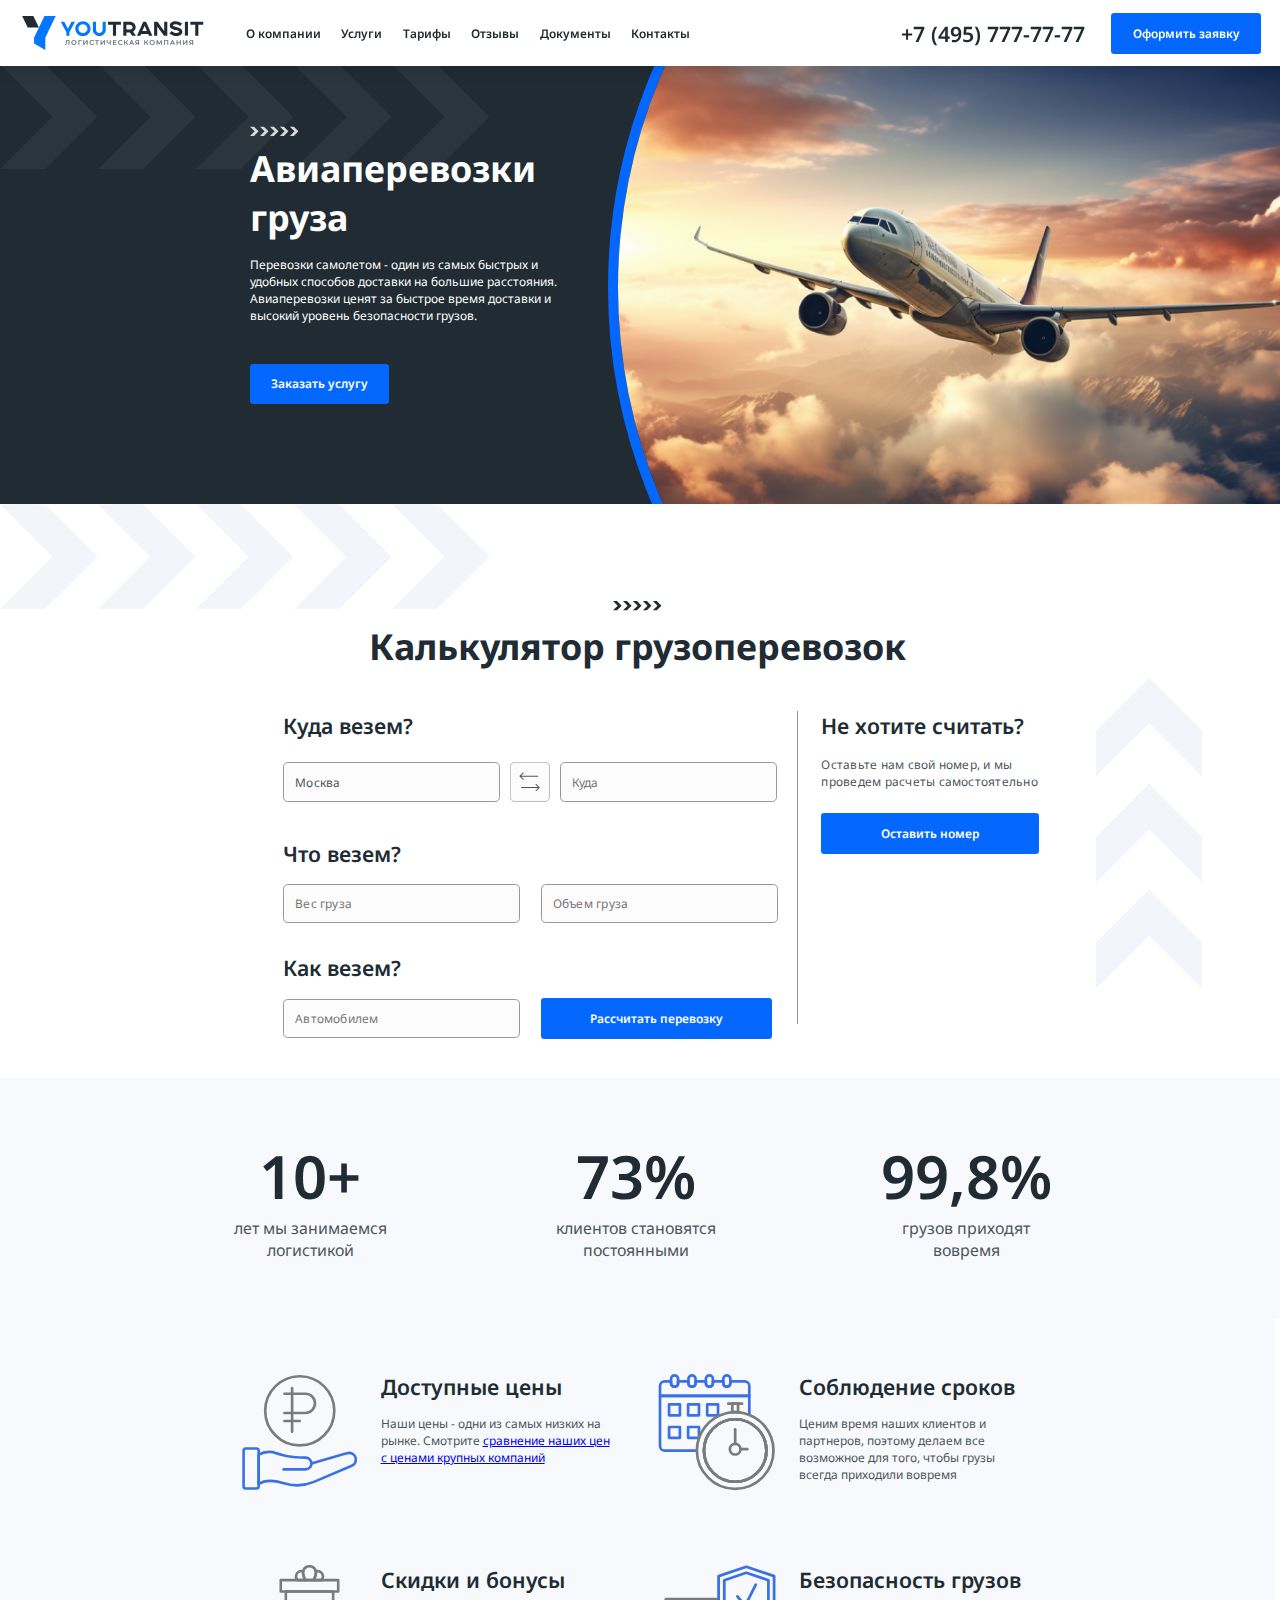
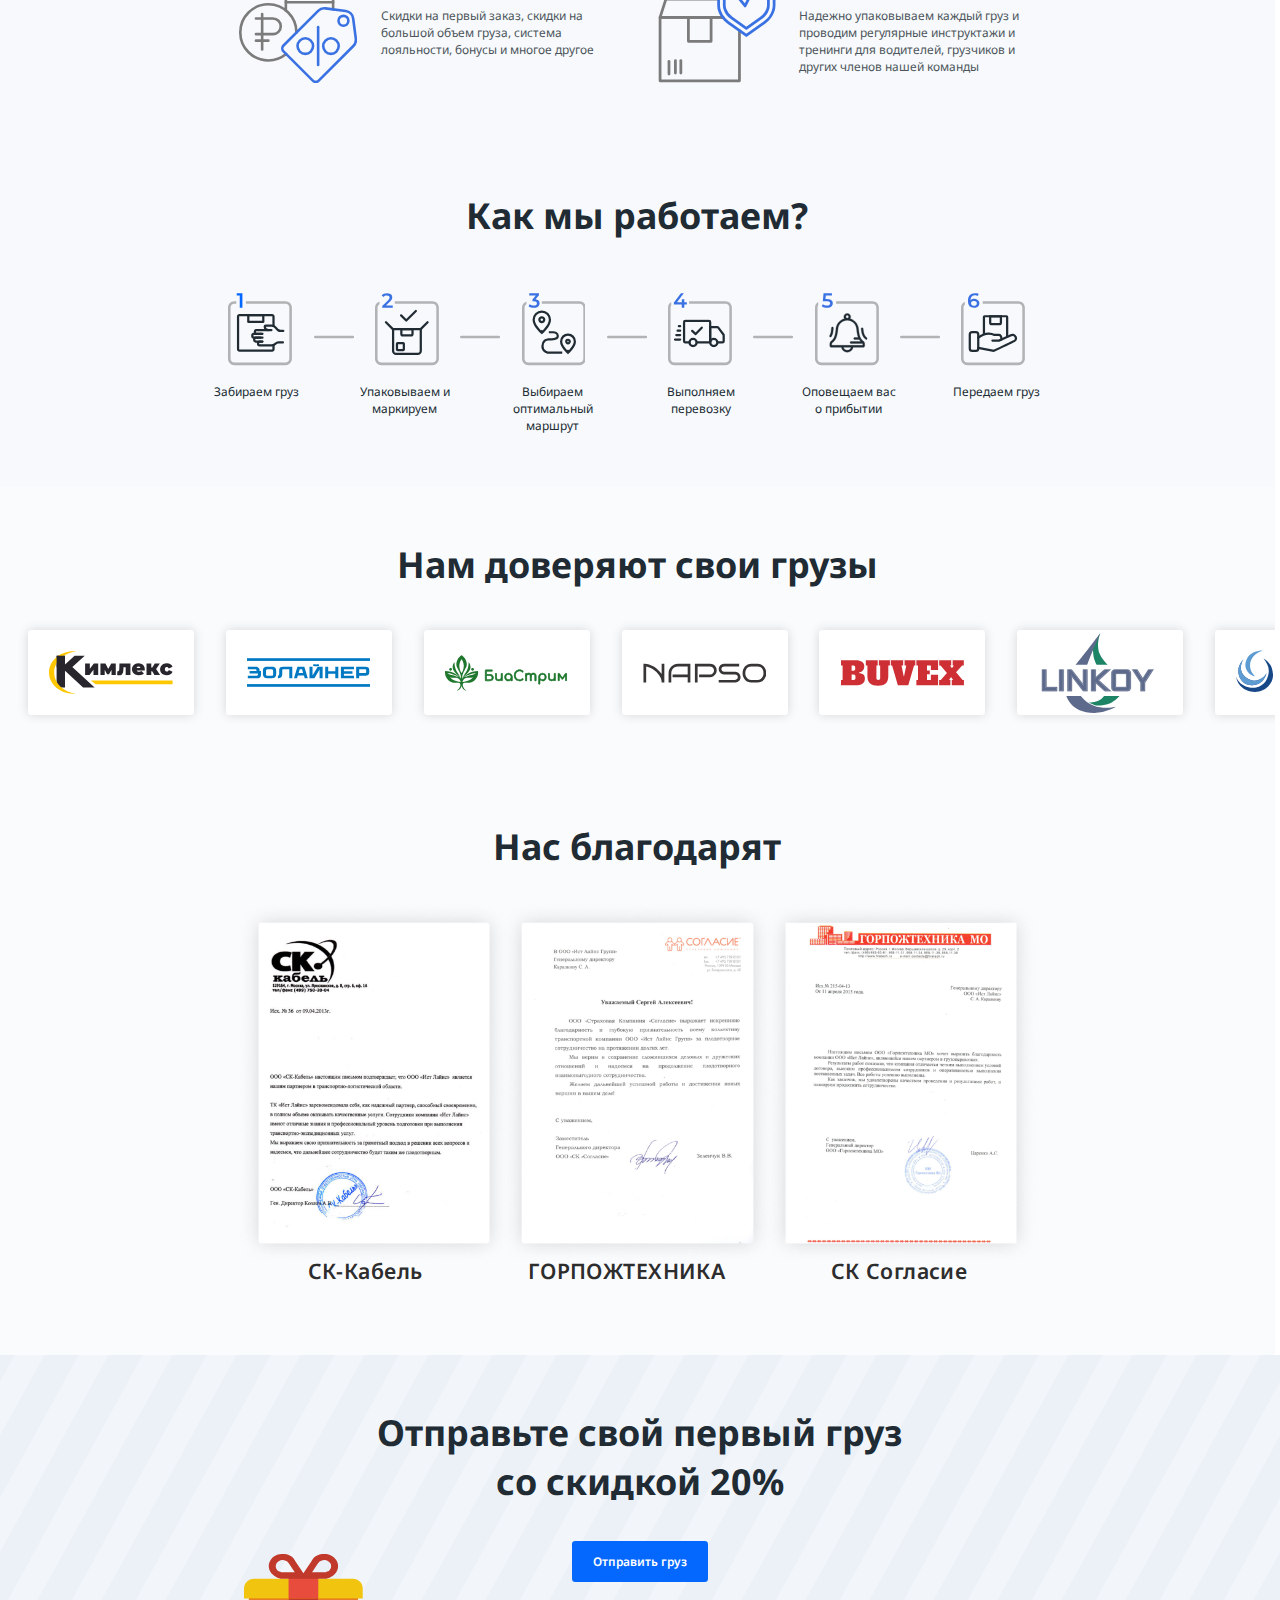
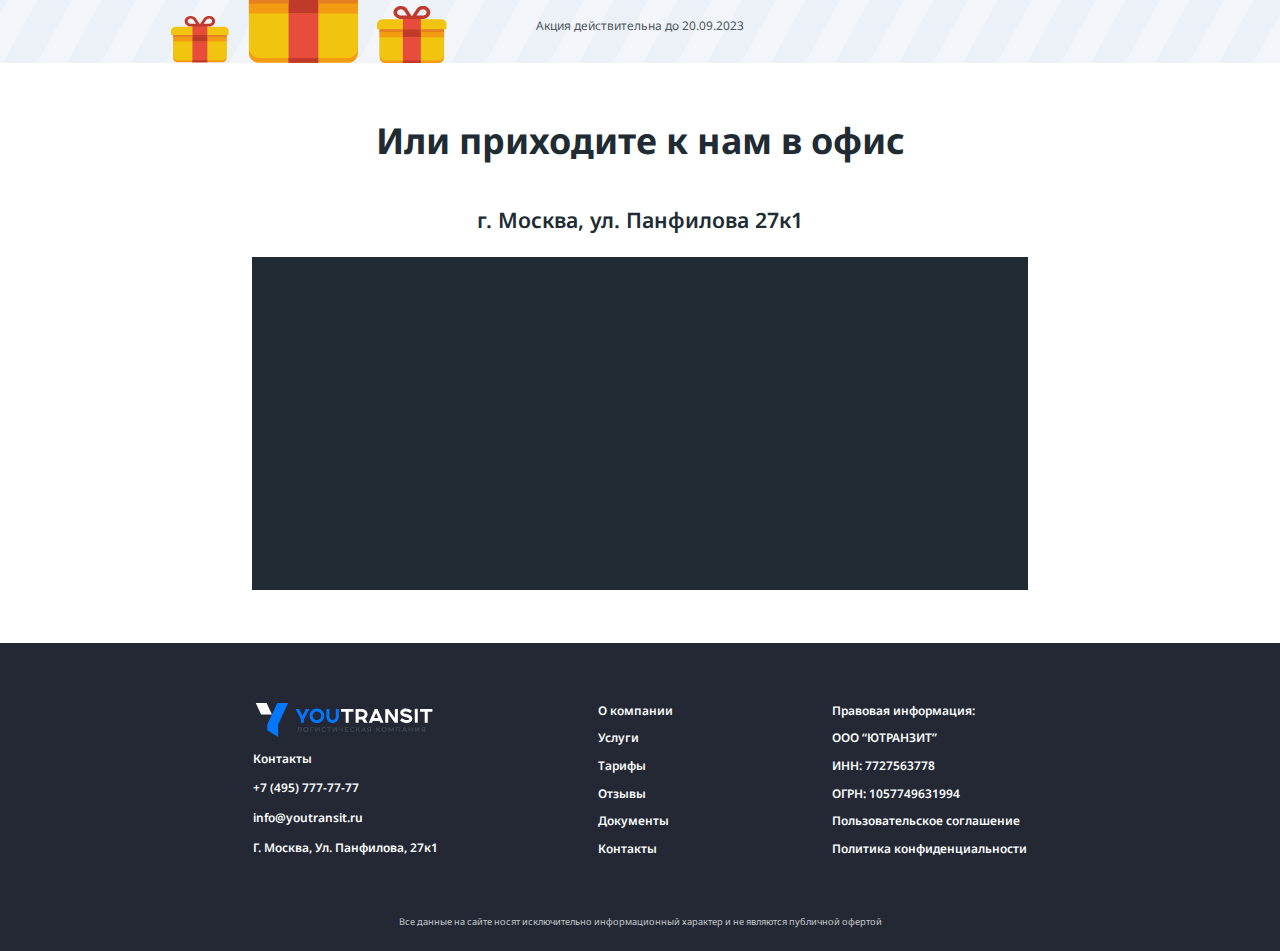
<file: Pages/Plane/plane.html>
<!DOCTYPE html>
<html lang="en">
<head>
    <meta charset="UTF-8">
    <title>Sea</title>
    <link rel="stylesheet" href="plane.css">
    <script src="https://api-maps.yandex.ru/v3/?apikey=6abfb373-f5e1-4530-9eb8-a45239ecb4ba&lang=ru_RU"></script>

    <script>
        window.map = null
        const LOCATION = {center: [37.416817, 55.857392], zoom: 13}


        const POINTS = [
            {
                coordinates: [37.416817, 55.857392],
                color: '#0468FF',
            },
        ]

        main()

        async function main() {
            await ymaps3.ready
            const {YMap, YMapDefaultSchemeLayer, YMapMarker, YMapControls, YMapDefaultFeaturesLayer} = ymaps3

            const {YMapZoomControl} = await ymaps3.import('@yandex/ymaps3-controls@0.0.1')
            const {YMapDefaultMarker} = await ymaps3.import('@yandex/ymaps3-markers@0.0.1')

            map = new YMap(document.getElementById('map'), {location: LOCATION})

            map.addChild((scheme = new YMapDefaultSchemeLayer()))
            map.addChild(new YMapControls({position: 'right'}).addChild(new YMapZoomControl({})))
            map.addChild(new YMapDefaultFeaturesLayer({id: 'features'}))

            POINTS.forEach((point) => {
                if (point.element) {
                    map.addChild(new YMapMarker(point, point.element(point)))
                } else {
                    map.addChild(new YMapDefaultMarker(point))
                }
            })


        }
    </script>
</head>
<body>
<header>
    <div class="mobileHeader">
        <div class="mobileHeaderLogo" onclick="window.location.href = '../../index.html'">
            <svg xmlns="http://www.w3.org/2000/svg" width="51" height="54" viewBox="0 0 51 54" fill="none"
                 class="mobileHeaderLogoIcon">
                <path d="M25.4399 18.5042L17.0143 0.543945H0L8.42565 18.5042H25.4399Z" fill="#202B33"/>
                <path d="M50.8794 0.543945H33.8651L18.0312 34.2958V43.0293L35.1492 53.3453V34.2958H35.0455L50.8794 0.543945Z"
                      fill="#0477FF"/>
            </svg>
            <div class="mobileHeaderLogoLabels">
                <svg xmlns="http://www.w3.org/2000/svg" width="223" height="24" viewBox="0 0 223 24" fill="none"
                     class="mobileHeaderLogoName">
                    <path d="M11.2135 11.9391L5.66224 0.895264H0.140625L8.79347 17.5709V23.0953H13.6335V17.5709L22.316 0.895264H16.8289L11.2135 11.9391Z"
                          fill="#0477FF"/>
                    <path d="M34.7928 0.171875C28.1995 0.171875 22.8359 5.46178 22.8359 11.9679C22.8359 18.5034 28.1995 23.8226 34.7928 23.8226C41.3862 23.8226 46.7498 18.5034 46.7498 11.9679C46.7498 5.46178 41.3862 0.171875 34.7928 0.171875ZM34.7928 19.0309C30.8862 19.0309 27.7106 15.8609 27.7106 11.9679C27.7106 8.12383 30.8862 4.99287 34.7928 4.99287C38.6995 4.99287 41.8751 8.11894 41.8751 11.9679C41.8751 15.8609 38.6995 19.0309 34.7928 19.0309Z"
                          fill="#0477FF"/>
                    <path d="M65.6019 13.7715C65.6019 16.668 63.2707 19.0272 60.4062 19.0272C57.5417 19.0272 55.2106 16.668 55.2106 13.7715V0.891113H50.3359V13.7715C50.3359 19.3105 54.85 23.8189 60.4013 23.8189C65.9525 23.8189 70.4666 19.3105 70.4666 13.7715V0.891113H65.592V13.7715H65.6019Z"
                          fill="#0477FF"/>
                    <path d="M74.0391 5.68206H81.714V23.0953H86.5886V5.68206H94.2636V0.895264H74.0391V5.68206Z"
                          fill="#202B33"/>
                    <path d="M117.297 9.52615C117.297 4.76866 113.148 0.895264 108.051 0.895264H97.9219V23.0953H102.767V18.1522H108.308L111.78 23.0953H117.732L113.222 16.6868C115.781 15.0603 117.297 12.408 117.297 9.52615ZM102.767 5.62345H107.963C110.412 5.62345 112.427 7.37698 112.457 9.52615C112.457 11.6949 110.467 13.4582 108.027 13.4582H102.772V5.62345H102.767Z"
                          fill="#202B33"/>
                    <path d="M129.094 0.895264L119.32 23.0953H124.63L125.785 20.3844H136.828L138.048 23.0953H143.358L133.519 0.895264H129.094ZM134.863 15.7148H127.785L131.322 7.42094L134.863 15.7148Z"
                          fill="#202B33"/>
                    <path d="M161.891 15.5194L151.317 0.895264H146.141V23.0953H150.986V8.50041L161.555 23.0953H166.731V0.895264H161.891V15.5194Z"
                          fill="#202B33"/>
                    <path d="M180.305 9.1889C177.871 8.53926 175.574 7.9287 175.574 6.93226C175.574 5.96025 176.972 4.95892 179.308 4.95892C180.824 4.95892 183.338 5.39854 186.691 7.4891L187.007 7.68448L189.709 3.62547L189.388 3.42031C185.995 1.26136 182.696 0.167236 179.584 0.167236C174.507 0.167236 170.675 3.14189 170.675 7.07879C170.675 11.6946 175.865 13.077 180.034 14.1857C182.819 14.9282 185.452 15.6267 185.452 17.048C185.452 17.8638 184.005 18.9921 181.293 18.9921C178.987 18.9921 176.354 17.981 173.47 15.9881L173.159 15.7732L170.25 19.8224L170.571 20.0373C174.26 22.5382 177.821 23.8082 181.145 23.8082C186.4 23.8082 190.361 20.8726 190.361 16.9845C190.346 11.8656 184.543 10.3172 180.305 9.1889Z"
                          fill="#202B33"/>
                    <path d="M199.087 0.895264H194.242V23.0953H199.087V0.895264Z" fill="#202B33"/>
                    <path d="M202.766 0.895264V5.68206H210.441V23.0953H215.315V5.68206H222.99V0.895264H202.766Z"
                          fill="#202B33"/>
                </svg>
                <svg xmlns="http://www.w3.org/2000/svg" width="225" height="10" viewBox="0 0 225 10" fill="none"
                     class="mobileHeaderLogoLabel">
                    <path d="M8.69444 0.856445V0.731445H8.56944H3.2108H3.08996L3.08587 0.852217L2.97231 4.20725C2.93293 5.10749 2.85924 5.82853 2.75709 6.3673L2.75706 6.3675C2.65494 6.91096 2.50198 7.29302 2.31317 7.52866C2.12918 7.75829 1.89326 7.87257 1.60075 7.87257C1.48742 7.87257 1.37329 7.85915 1.25321 7.83175L1.11424 7.80003L1.10094 7.94195L1.0318 8.67951L1.02175 8.78669L1.12625 8.81252C1.35343 8.86869 1.57587 8.89433 1.78842 8.89433C2.29532 8.89433 2.71068 8.71511 3.02274 8.36391C3.32968 8.01848 3.5483 7.50103 3.68873 6.83141C3.82908 6.16217 3.91838 5.27995 3.95801 4.19713L3.95802 4.1968L4.04282 1.69947H7.61966V8.69118V8.81618H7.74466H8.56944H8.69444V8.69118V0.856445Z"
                          fill="#4C555B" stroke="#4C555B" stroke-width="0.25"/>
                    <path d="M20.4751 2.66318L20.4749 2.6628C20.1029 2.03791 19.5925 1.54325 18.9403 1.19051C18.2883 0.837857 17.5613 0.662598 16.7572 0.662598C15.9525 0.662598 15.2205 0.842972 14.5638 1.20044C13.9074 1.55774 13.3969 2.0472 13.0247 2.67257C12.6517 3.29914 12.4688 4.0005 12.4688 4.77335C12.4688 5.54678 12.6569 6.24772 13.0243 6.87346C13.392 7.49974 13.9079 7.98917 14.5638 8.34624C15.2215 8.70421 15.9537 8.87432 16.7572 8.87432C17.5613 8.87432 18.2883 8.69906 18.9403 8.3464L18.9407 8.3462C19.5873 7.9937 20.1027 7.49931 20.4749 6.87411C20.8476 6.2479 21.0357 5.54175 21.0357 4.76846C21.0357 3.99492 20.8475 3.29387 20.4751 2.66318ZM19.5331 3.17491L19.5334 3.17537C19.8079 3.64815 19.9461 4.18303 19.9461 4.77335C19.9461 5.36327 19.8081 5.89345 19.5332 6.37154C19.2582 6.84501 18.8748 7.21966 18.3907 7.48718C17.9069 7.75458 17.36 7.89164 16.7522 7.89164C16.1446 7.89164 15.5975 7.75463 15.1084 7.48693C14.6192 7.21921 14.2359 6.84928 13.9561 6.37096L13.9558 6.3705C13.6768 5.89815 13.5386 5.36364 13.5386 4.77335C13.5386 4.18345 13.6767 3.65362 13.956 3.17595C14.2361 2.70187 14.6197 2.32721 15.1084 2.05976C15.5975 1.79206 16.1446 1.65504 16.7522 1.65504C17.36 1.65504 17.9069 1.79211 18.3907 2.05951L18.3912 2.05976C18.8799 2.32725 19.2582 2.69682 19.5331 3.17491Z"
                          fill="#4C555B" stroke="#4C555B" stroke-width="0.25"/>
                    <path d="M25.8873 8.691L25.8776 1.69947H29.8452H29.9702H29.9751V1.57447H30.0952V0.856445V0.731445H29.9702H24.9375H24.8125V0.856445V8.69118V8.81618H24.9375H25.7623H25.8875L25.8873 8.691Z"
                          fill="#4C555B" stroke="#4C555B" stroke-width="0.25"/>
                    <path d="M33.4531 0.731445H33.3281V0.856445V8.68629V8.81129H33.4531H34.2137H34.2746L34.3122 8.76331L39.156 2.57209V8.69118V8.81618H39.281H40.1057H40.2307V8.69118V0.856445V0.731445H40.1057H39.3451H39.2841L39.2466 0.77953L34.4029 6.98466V0.856445V0.731445H34.2779H33.4531Z"
                          fill="#4C555B" stroke="#4C555B" stroke-width="0.25"/>
                    <path d="M51.2656 2.02434L51.3524 1.93844L51.2685 1.84963C50.9049 1.46468 50.4695 1.1711 49.954 0.969163C49.4393 0.767565 48.8804 0.66748 48.2786 0.66748C47.4746 0.66748 46.7426 0.842693 46.0905 1.19541C45.4383 1.54815 44.9279 2.0428 44.5559 2.66769C44.1829 3.29438 44 4.00067 44 4.77335C44 5.54623 44.183 6.24735 44.5556 6.87849C44.9228 7.50387 45.4334 7.99859 46.0855 8.35128C46.7375 8.70392 47.4641 8.87898 48.2671 8.88897V8.88898H48.2687C48.8713 8.88898 49.43 8.78373 49.9486 8.58257C50.4695 8.38057 50.9102 8.08187 51.2691 7.69643L51.3518 7.60767L51.2656 7.52237L50.7322 6.99483L50.6429 6.90651L50.555 6.99624C49.9682 7.59532 49.221 7.89654 48.3033 7.89654C47.6957 7.89654 47.1487 7.75958 46.6548 7.48714C46.1602 7.21436 45.7767 6.84412 45.497 6.37051C45.2179 5.898 45.0797 5.36833 45.0797 4.77823C45.0797 4.18813 45.2179 3.65847 45.497 3.18596C45.7767 2.71236 46.1602 2.34211 46.6548 2.06934C47.1487 1.7969 47.6957 1.65993 48.3033 1.65993C49.2164 1.65993 49.9639 1.95652 50.5557 2.55116L50.6436 2.63948L50.7322 2.55186L51.2656 2.02434Z"
                          fill="#4C555B" stroke="#4C555B" stroke-width="0.25"/>
                    <path d="M60.0208 1.57447H60.1409V0.856445V0.731445H60.0159H53.625H53.5V0.856445V1.57447V1.69947H53.625H56.2855V8.69118V8.81618H56.4105H57.2353H57.3603V8.69118V1.69947H59.8909H60.0159H60.0208V1.57447Z"
                          fill="#4C555B" stroke="#4C555B" stroke-width="0.25"/>
                    <path d="M63.5312 0.731445H63.4062V0.856445V8.68629V8.81129H63.5312H64.2918H64.3527L64.3903 8.76331L69.2341 2.57209V8.69118V8.81618H69.3591H70.1839H70.3089V8.69118V0.856445V0.731445H70.1839H69.4233H69.3623L69.3247 0.77953L64.481 6.98466V0.856445V0.731445H64.356H63.5312Z"
                          fill="#4C555B" stroke="#4C555B" stroke-width="0.25"/>
                    <path d="M80.2575 8.81618H80.3825V8.69118V0.986335V0.861335V0.856445H80.2575V0.736335H79.4426H79.3176V0.861335V4.62964C78.5372 4.97696 77.7695 5.14703 77.0226 5.14703C76.3452 5.14703 75.8401 4.9856 75.4849 4.67485C75.1317 4.36585 74.9498 3.93401 74.9498 3.3573V0.861335V0.736335H74.8248H74H73.875V0.861335V3.44524C73.875 4.28026 74.1426 4.94278 74.6935 5.42022L74.6941 5.42066C75.2421 5.89038 75.9955 6.11994 76.9435 6.11994C77.7128 6.11994 78.5057 5.95869 79.3176 5.63467V8.69118V8.81618H79.4426H80.2575Z"
                          fill="#4C555B" stroke="#4C555B" stroke-width="0.25"/>
                    <path d="M90.6944 7.97316V7.84816H90.5694H85.9333V5.187H89.9026H90.0276V5.062V4.35863V4.23363H89.9026H85.9333V1.69947H90.4015H90.5265V1.57447V0.856445V0.731445H90.4015H84.9688H84.8438V0.856445V8.69118V8.81618H84.9688H90.5694H90.6944V8.69118V7.97316Z"
                          fill="#4C555B" stroke="#4C555B" stroke-width="0.25"/>
                    <path d="M100.883 2.0241L100.97 1.93819L100.886 1.84939C100.522 1.46444 100.087 1.17085 99.5711 0.968918C99.0565 0.767321 98.4976 0.667236 97.8957 0.667236C97.0917 0.667236 96.3598 0.842449 95.7076 1.19517C95.0555 1.54791 94.5451 2.04255 94.1731 2.66744C93.8001 3.29414 93.6172 4.00043 93.6172 4.77311C93.6172 5.54599 93.8001 6.24711 94.1728 6.87825C94.54 7.50363 95.0506 7.99835 95.7027 8.35104C96.3547 8.70367 97.0812 8.87873 97.8843 8.88872V8.88873H97.8859C98.4885 8.88873 99.0471 8.78349 99.5658 8.58233C100.087 8.38033 100.527 8.08163 100.886 7.69619L100.969 7.60742L100.883 7.52212L100.349 6.99459L100.26 6.90627L100.172 6.996C99.5853 7.59508 98.8382 7.8963 97.9204 7.8963C97.3129 7.8963 96.7659 7.75933 96.272 7.48689C95.7774 7.21411 95.3939 6.84387 95.1142 6.37026C94.8351 5.89776 94.6969 5.36808 94.6969 4.77798C94.6969 4.18789 94.8351 3.65823 95.1142 3.18572C95.3939 2.71211 95.7774 2.34187 96.272 2.06909C96.7659 1.79665 97.3129 1.65969 97.9204 1.65969C98.8336 1.65969 99.5811 1.95628 100.173 2.55092L100.261 2.63924L100.349 2.55162L100.883 2.0241Z"
                          fill="#4C555B" stroke="#4C555B" stroke-width="0.25"/>
                    <path d="M105.37 8.81103H105.495V8.68603V5.22093H107.121L109.874 8.76274L109.911 8.81103H109.973H110.936H111.19L111.035 8.60964L107.982 4.6564L110.867 0.927803L111.022 0.726318H110.768H109.864H109.802L109.765 0.775455L107.12 4.23825H105.495V0.851318V0.726318H105.37H104.555H104.43V0.851318V8.68603V8.81103H104.555H105.37Z"
                          fill="#4C555B" stroke="#4C555B" stroke-width="0.25"/>
                    <path d="M113.885 8.81103H113.965L113.999 8.73767L114.914 6.72047H119.163L120.083 8.73789L120.116 8.81103H120.197H121.081H121.276L121.194 8.6336L117.574 0.798887L117.541 0.726318H117.461H116.636H116.556L116.522 0.798887L112.902 8.6336L112.82 8.81103H113.016H113.885ZM115.328 5.8013L117.036 2.02417L118.744 5.8013H115.328Z"
                          fill="#4C555B" stroke="#4C555B" stroke-width="0.25"/>
                    <path d="M129.875 8.81617H130V8.69117V0.856437V0.851562V0.726562H129.875H126.798C125.819 0.726562 125.026 0.976537 124.435 1.48452C123.839 1.99634 123.547 2.71783 123.547 3.62595C123.547 4.28116 123.705 4.84512 124.034 5.30504C124.329 5.72774 124.743 6.02835 125.269 6.21316L123.57 8.61406L123.43 8.81128H123.672H124.566H124.631L124.668 8.75765L126.291 6.42406C126.458 6.43842 126.59 6.4423 126.685 6.4423H128.925V8.69117V8.81617H129.05H129.875ZM126.754 5.48894C126.041 5.48894 125.518 5.31749 125.169 4.99894C124.821 4.6817 124.641 4.2258 124.641 3.60641C124.641 2.9684 124.83 2.50446 125.2 2.18745C125.575 1.87062 126.111 1.69946 126.833 1.69946H128.925V5.48894H126.754Z"
                          fill="#4C555B" stroke="#4C555B" stroke-width="0.25"/>
                    <path d="M140.401 8.81103H140.526V8.68603V5.22093H142.152L144.905 8.76274L144.943 8.81103H145.004H145.967H146.221L146.066 8.60964L143.013 4.6564L145.898 0.927803L146.054 0.726318H145.799H144.895H144.833L144.796 0.775455L142.152 4.23825H140.526V0.851318V0.726318H140.401H139.586H139.461V0.851318V8.68603V8.81103H139.586H140.401Z"
                          fill="#4C555B" stroke="#4C555B" stroke-width="0.25"/>
                    <path d="M156.475 2.66318L156.475 2.6628C156.103 2.03792 155.593 1.54325 154.94 1.19051C154.288 0.837856 153.561 0.662598 152.757 0.662598C151.953 0.662598 151.221 0.842972 150.564 1.20044C149.907 1.55774 149.397 2.0472 149.025 2.67257C148.652 3.29913 148.469 4.0005 148.469 4.77335C148.469 5.54606 148.652 6.2473 149.024 6.87378C149.392 7.49991 149.908 7.98924 150.564 8.34624C151.222 8.70421 151.954 8.87432 152.757 8.87432C153.561 8.87432 154.288 8.69906 154.94 8.3464L154.941 8.3462C155.587 7.9937 156.103 7.49931 156.475 6.87411C156.848 6.2479 157.036 5.54175 157.036 4.76846C157.036 3.99492 156.848 3.29387 156.475 2.66318ZM155.533 3.17491L155.533 3.17537C155.808 3.64815 155.946 4.18303 155.946 4.77335C155.946 5.36327 155.808 5.89345 155.533 6.37154C155.258 6.84502 154.875 7.21966 154.391 7.48718C153.907 7.75458 153.36 7.89164 152.752 7.89164C152.145 7.89164 151.597 7.75463 151.108 7.48693C150.619 7.21921 150.236 6.84928 149.956 6.37096L149.956 6.3705C149.677 5.89815 149.539 5.36364 149.539 4.77335C149.539 4.18345 149.677 3.65362 149.956 3.17595C150.236 2.70187 150.62 2.32721 151.108 2.05976C151.597 1.79206 152.145 1.65504 152.752 1.65504C153.36 1.65504 153.907 1.79211 154.391 2.05951L154.391 2.05976C154.88 2.32725 155.258 2.69681 155.533 3.17491Z"
                          fill="#4C555B" stroke="#4C555B" stroke-width="0.25"/>
                    <path d="M169.306 0.856445V0.731445H169.181H168.49H168.418L168.382 0.793185L165.082 6.41792L161.752 0.792777L161.716 0.731445H161.645H160.953H160.828V0.856445V8.69118V8.81618H160.953H161.758H161.883V8.69118V2.91361L164.762 7.75859L164.798 7.81974H164.87H165.265H165.336L165.372 7.75829L168.251 2.88198V8.69118V8.81618H168.376H169.181H169.306V8.69118V0.856445Z"
                          fill="#4C555B" stroke="#4C555B" stroke-width="0.25"/>
                    <path d="M180.67 0.856445V0.731445H180.545H173.883H173.758V0.856445V8.69118V8.81618H173.883H174.708H174.833V8.69118V1.69947H179.596V8.69118V8.81618H179.721H180.545H180.67V8.69118V0.856445Z"
                          fill="#4C555B" stroke="#4C555B" stroke-width="0.25"/>
                    <path d="M184.963 8.81128H185.044L185.077 8.73791L185.992 6.72072H190.241L191.161 8.73814L191.194 8.81128H191.275H192.159H192.354L192.272 8.63385L188.652 0.799131L188.619 0.726562H188.539H187.714H187.634L187.6 0.799131L183.98 8.63385L183.898 8.81128H184.094H184.963ZM186.406 5.80154L188.114 2.02442L189.822 5.80154H186.406Z"
                          fill="#4C555B" stroke="#4C555B" stroke-width="0.25"/>
                    <path d="M202.446 0.856445V0.731445H202.321H201.496H201.371V0.856445V4.22386H196.668V0.856445V0.731445H196.543H195.703H195.578V0.856445V8.69118V8.81618H195.703H196.543H196.668V8.69118V5.20166H201.371V8.69118V8.81618H201.496H202.321H202.446V8.69118V0.856445Z"
                          fill="#4C555B" stroke="#4C555B" stroke-width="0.25"/>
                    <path d="M207.031 0.731445H206.906V0.856445V8.68629V8.81129H207.031H207.792H207.853L207.89 8.76331L212.734 2.57209V8.69118V8.81618H212.859H213.684H213.809V8.69118V0.856445V0.731445H213.684H212.923H212.862L212.825 0.77953L207.981 6.98466V0.856445V0.731445H207.856H207.031Z"
                          fill="#4C555B" stroke="#4C555B" stroke-width="0.25"/>
                    <path d="M224 8.81617H224.125V8.69117V0.856437V0.851562V0.726562H224H220.923C219.944 0.726562 219.151 0.976537 218.56 1.48452C217.964 1.99634 217.672 2.71783 217.672 3.62595C217.672 4.28116 217.83 4.84512 218.159 5.30504C218.454 5.72774 218.868 6.02835 219.394 6.21316L217.695 8.61406L217.555 8.81128H217.797H218.691H218.756L218.793 8.75765L220.416 6.42406C220.583 6.43842 220.715 6.4423 220.81 6.4423H223.05V8.69117V8.81617H223.175H224ZM218.766 3.60737H218.766V3.60641C218.766 2.96839 218.955 2.50445 219.325 2.18744C219.7 1.87062 220.236 1.69946 220.958 1.69946H223.05V5.48894H220.879C220.166 5.48894 219.643 5.31749 219.294 4.99894C218.945 4.68128 218.762 4.22522 218.766 3.60737Z"
                          fill="#4C555B" stroke="#4C555B" stroke-width="0.25"/>
                </svg>
            </div>
        </div>
        <button class="mobileHeaderButton">Оформить заявку</button>
        <div class="mobileHeaderBurgerIcon">
            <svg xmlns="http://www.w3.org/2000/svg" width="36" height="36" viewBox="0 0 36 36" fill="none"
                 class="mobileHeaderBurgerSvg" id="mobileHeaderBurgerSvg">
                <path d="M10 12H26" stroke="#4C555B" id="firstLine"/>
                <path d="M10 18H26" stroke="#4C555B" id="secondLine"/>
                <path d="M10 24H26" stroke="#4C555B" id="thirdLine"/>
            </svg>
        </div>
        <div class="navMenu" id="navMenu">
            <div class="navMenuItem">
                <a href="../About/about.html" class="navMenuLabel">О компании</a>
            </div>
            <div class="navMenuItem">
                <a href="../Services/services.html" class="navMenuLabel">Услуги</a>
            </div>
            <div class="navMenuItem">
                <a href="../Tariffs/tariffs.html" class="navMenuLabel">Тарифы</a>

            </div>
            <div class="navMenuItem">
                <a href="../Reviews/reviews.html" class="navMenuLabel">Отзывы</a>

            </div>
            <div class="navMenuItem">
                <a href="../Docs/docs.html" class="navMenuLabel">Документы</a>

            </div>
            <div class="navMenuItem">
                <a href="../Contacts/contacts.html" class="navMenuLabel">Контакты</a>

            </div>
        </div>
    </div>
    <div class="primary">
        <div class="primaryFirstBlock">
            <div class="logo" onclick="window.location.href = '../../index.html'">
                <svg xmlns="http://www.w3.org/2000/svg" width="100%" height="102%" viewBox="0 0 51 52" fill="none"
                     class="logoImg">
                    <path d="M25.4399 17.5623L17.0143 0H0L8.42565 17.5623H25.4399Z" fill="#202B33"/>
                    <path d="M50.8794 0H33.8651L18.0312 33.0039V41.5438L35.1492 51.6312V33.0039H35.0455L50.8794 0Z"
                          fill="#0477FF"/>
                </svg>
                <div class="logoContainer">
                    <svg xmlns="http://www.w3.org/2000/svg" width="80%" height="50%" viewBox="0 0 223 24" fill="none"
                         class="logoText">
                        <path d="M11.2135 11.9876L5.66224 1.18848H0.140625L8.79347 17.4946V22.8965H13.6335V17.4946L22.316 1.18848H16.8289L11.2135 11.9876Z"
                              fill="#0477FF"/>
                        <path d="M34.7928 0.481201C28.1995 0.481201 22.8359 5.65387 22.8359 12.0158C22.8359 18.4065 28.1995 23.6078 34.7928 23.6078C41.3862 23.6078 46.7498 18.4065 46.7498 12.0158C46.7498 5.65387 41.3862 0.481201 34.7928 0.481201ZM34.7928 18.9223C30.8862 18.9223 27.7106 15.8225 27.7106 12.0158C27.7106 8.25693 30.8862 5.19535 34.7928 5.19535C38.6995 5.19535 41.8751 8.25215 41.8751 12.0158C41.8751 15.8225 38.6995 18.9223 34.7928 18.9223Z"
                              fill="#0477FF"/>
                        <path d="M65.6019 13.7793C65.6019 16.6116 63.2707 18.9185 60.4062 18.9185C57.5417 18.9185 55.2106 16.6116 55.2106 13.7793V1.18433H50.3359V13.7793C50.3359 19.1956 54.85 23.604 60.4013 23.604C65.9525 23.604 70.4666 19.1956 70.4666 13.7793V1.18433H65.592V13.7793H65.6019Z"
                              fill="#0477FF"/>
                        <path d="M74.0391 5.86919H81.714V22.8965H86.5886V5.86919H94.2636V1.18848H74.0391V5.86919Z"
                              fill="#202B33"/>
                        <path d="M117.297 9.6281C117.297 4.97603 113.148 1.18848 108.051 1.18848H97.9219V22.8965H102.767V18.063H108.308L111.78 22.8965H117.732L113.222 16.6301C115.781 15.0396 117.297 12.4461 117.297 9.6281ZM102.767 5.81188H107.963C110.412 5.81188 112.427 7.52655 112.457 9.6281C112.457 11.7487 110.467 13.473 108.027 13.473H102.772V5.81188H102.767Z"
                              fill="#202B33"/>
                        <path d="M129.094 1.18848L119.32 22.8965H124.63L125.785 20.2457H136.828L138.048 22.8965H143.358L133.519 1.18848H129.094ZM134.863 15.6796H127.785L131.322 7.56954L134.863 15.6796Z"
                              fill="#202B33"/>
                        <path d="M161.891 15.4885L151.317 1.18848H146.141V22.8965H150.986V8.62508L161.555 22.8965H166.731V1.18848H161.891V15.4885Z"
                              fill="#202B33"/>
                        <path d="M180.305 9.29829C177.871 8.66305 175.574 8.06602 175.574 7.09167C175.574 6.14119 176.972 5.16206 179.308 5.16206C180.824 5.16206 183.338 5.59193 186.691 7.63617L187.007 7.82721L189.709 3.85815L189.388 3.65754C185.995 1.54644 182.696 0.476562 179.584 0.476562C174.507 0.476562 170.675 3.38529 170.675 7.23495C170.675 11.7485 175.865 13.1002 180.034 14.1844C182.819 14.9104 185.452 15.5934 185.452 16.9833C185.452 17.7809 184.005 18.8842 181.293 18.8842C178.987 18.8842 176.354 17.8955 173.47 15.9468L173.159 15.7367L170.25 19.6962L170.571 19.9063C174.26 22.3518 177.821 23.5936 181.145 23.5936C186.4 23.5936 190.361 20.7231 190.361 16.9212C190.346 11.9157 184.543 10.4016 180.305 9.29829Z"
                              fill="#202B33"/>
                        <path d="M199.087 1.18848H194.242V22.8965H199.087V1.18848Z" fill="#202B33"/>
                        <path d="M202.766 1.18848V5.86919H210.441V22.8965H215.315V5.86919H222.99V1.18848H202.766Z"
                              fill="#202B33"/>
                    </svg>
                    <svg xmlns="http://www.w3.org/2000/svg" width="225" height="9" viewBox="0 0 225 9" fill="none"
                         class="logoDescription">
                        <path d="M8.69444 0.507812V0.382812H8.56944H3.2108H3.09005L3.08587 0.503488L2.97231 3.78414C2.93294 4.66428 2.85927 5.36904 2.75719 5.89552L2.75715 5.89572C2.65513 6.42665 2.50239 6.79949 2.31403 7.02936C2.13043 7.25342 1.89433 7.36568 1.60075 7.36568C1.48719 7.36568 1.37286 7.35253 1.25262 7.3257L1.11447 7.29487L1.10096 7.43577L1.03182 8.15699L1.02147 8.26493L1.12688 8.29042C1.35387 8.3453 1.5761 8.37034 1.78842 8.37034C2.29436 8.37034 2.70946 8.1955 3.02181 7.85178C3.32917 7.51353 3.54806 7.00684 3.68862 6.35149C3.82906 5.69666 3.91837 4.83365 3.95801 3.77467L3.95802 3.77434L4.04273 1.33492H7.61966V8.16892V8.29392H7.74466H8.56944H8.69444V8.16892V0.507812Z"
                              fill="#4C555B" stroke="#4C555B" stroke-width="0.25"/>
                        <path d="M20.4745 2.27198L20.4742 2.2716C20.102 1.66004 19.5913 1.17627 18.9393 0.831432C18.2875 0.486691 17.5609 0.31543 16.7572 0.31543C15.953 0.31543 15.2214 0.491688 14.5649 0.841134C13.9086 1.19043 13.3979 1.66912 13.0253 2.28115C12.652 2.89444 12.4688 3.58114 12.4688 4.33785C12.4688 5.09515 12.6572 5.78142 13.0249 6.39388C13.3929 7.00683 13.9091 7.48549 14.5649 7.83455C15.2223 8.18448 15.9541 8.35071 16.7572 8.35071C17.5609 8.35071 18.2875 8.17944 18.9393 7.8347L18.9397 7.83451C19.5862 7.48991 20.1018 7.0064 20.4742 6.39453C20.8474 5.78161 21.0357 5.09023 21.0357 4.33307C21.0357 3.57566 20.8472 2.88928 20.4745 2.27198ZM19.5337 2.77727L19.534 2.77773C19.8081 3.23942 19.9461 3.76159 19.9461 4.33785C19.9461 4.91373 19.8083 5.43131 19.5338 5.89822C19.2592 6.36063 18.876 6.72688 18.3918 6.98855C17.9077 7.25013 17.3605 7.38427 16.7522 7.38427C16.1441 7.38427 15.5966 7.25017 15.1073 6.98831C14.618 6.72644 14.2349 6.36478 13.9555 5.89761L13.9552 5.89714C13.6766 5.43587 13.5386 4.91409 13.5386 4.33785C13.5386 3.76201 13.6764 3.24479 13.9554 2.77831C14.2351 2.31527 14.6185 1.949 15.1073 1.68739C15.5966 1.42553 16.1441 1.29141 16.7522 1.29141C17.3605 1.29141 17.9077 1.42557 18.3918 1.68715L18.3922 1.68739C18.8811 1.94904 19.2592 2.31033 19.5337 2.77727Z"
                              fill="#4C555B" stroke="#4C555B" stroke-width="0.25"/>
                        <path d="M25.8873 8.16874L25.8776 1.33492H29.8452H29.9702H29.9751V1.20992H30.0952V0.507812V0.382812H29.9702H24.9375H24.8125V0.507812V8.16892V8.29392H24.9375H25.7623H25.8875L25.8873 8.16874Z"
                              fill="#4C555B" stroke="#4C555B" stroke-width="0.25"/>
                        <path d="M33.4531 0.382812H33.3281V0.507812V8.16414V8.28914H33.4531H34.2137H34.2738L34.3113 8.24223L39.156 2.18716V8.16892V8.29392H39.281H40.1057H40.2307V8.16892V0.507812V0.382812H40.1057H39.3451H39.285L39.2475 0.429828L34.4029 6.49851V0.507812V0.382812H34.2779H33.4531Z"
                              fill="#4C555B" stroke="#4C555B" stroke-width="0.25"/>
                        <path d="M51.2646 1.65282L51.3544 1.56597L51.2676 1.47612C50.9038 1.09954 50.4684 0.812524 49.9531 0.615159C49.4386 0.418121 48.88 0.320312 48.2786 0.320312C47.475 0.320312 46.7434 0.49153 46.0915 0.836329C45.4395 1.18116 44.9289 1.66492 44.5566 2.27649C44.1831 2.88991 44 3.58142 44 4.33797C44 5.0947 44.1832 5.78116 44.5562 6.39891C44.9238 7.01098 45.4346 7.4948 46.0865 7.83959C46.7383 8.1843 47.4645 8.35538 48.2672 8.36514V8.36515H48.2687C48.871 8.36515 49.4293 8.2623 49.9478 8.06568C50.4683 7.86826 50.909 7.57624 51.2682 7.19917L51.3537 7.10935L51.2646 7.02311L50.7312 6.50727L50.6429 6.42188L50.556 6.50866C49.9693 7.09427 49.2219 7.38917 48.3033 7.38917C47.6952 7.38917 47.1479 7.25512 46.6538 6.98862C46.159 6.7218 45.7758 6.35984 45.4963 5.89726C45.2176 5.43584 45.0797 4.91877 45.0797 4.34273C45.0797 3.76669 45.2176 3.24964 45.4963 2.78822C45.7758 2.32564 46.159 1.96368 46.6538 1.69686C47.1479 1.43036 47.6952 1.29631 48.3033 1.29631C49.2173 1.29631 49.9651 1.58668 50.5567 2.16796L50.6436 2.25336L50.7312 2.16865L51.2646 1.65282Z"
                              fill="#4C555B" stroke="#4C555B" stroke-width="0.25"/>
                        <path d="M60.0208 1.20992H60.1409V0.507812V0.382812H60.0159H53.625H53.5V0.507812V1.20992V1.33492H53.625H56.2855V8.16892V8.29392H56.4105H57.2353H57.3603V8.16892V1.33492H59.8909H60.0159H60.0208V1.20992Z"
                              fill="#4C555B" stroke="#4C555B" stroke-width="0.25"/>
                        <path d="M63.5312 0.382812H63.4062V0.507812V8.16414V8.28914H63.5312H64.2918H64.3519L64.3894 8.24223L69.2341 2.18716V8.16892V8.29392H69.3591H70.1839H70.3089V8.16892V0.507812V0.382812H70.1839H69.4233H69.3631L69.3256 0.429828L64.481 6.49851V0.507812V0.382812H64.356H63.5312Z"
                              fill="#4C555B" stroke="#4C555B" stroke-width="0.25"/>
                        <path d="M80.2575 8.29392H80.3825V8.16892V0.637593V0.512593V0.507812H80.2575V0.387593H79.4426H79.3176V0.512593V4.19485C78.5374 4.53427 77.7697 4.70054 77.0226 4.70054C76.3446 4.70054 75.8391 4.54249 75.4839 4.23861C75.1311 3.93679 74.9498 3.5156 74.9498 2.95325V0.512593V0.387593H74.8248H74H73.875V0.512593V3.03923C73.875 3.85734 74.1432 4.50626 74.6946 4.97344L74.6951 4.97388C75.2431 5.43317 75.9962 5.65743 76.9435 5.65743C77.7126 5.65743 78.5056 5.49973 79.3176 5.18273V8.16892V8.29392H79.4426H80.2575Z"
                              fill="#4C555B" stroke="#4C555B" stroke-width="0.25"/>
                        <path d="M90.6944 7.46681V7.34181H90.5694H85.9333V4.74517H89.9026H90.0276V4.62017V3.93239V3.80739H89.9026H85.9333V1.33492H90.4015H90.5265V1.20992V0.507812V0.382812H90.4015H84.9688H84.8438V0.507812V8.16892V8.29392H84.9688H90.5694H90.6944V8.16892V7.46681Z"
                              fill="#4C555B" stroke="#4C555B" stroke-width="0.25"/>
                        <path d="M100.882 1.65258L100.972 1.56573L100.885 1.47588C100.521 1.09929 100.086 0.812279 99.5703 0.614915C99.0558 0.417877 98.4972 0.320068 97.8957 0.320068C97.0922 0.320068 96.3606 0.491285 95.7087 0.836085C95.0567 1.18092 94.546 1.66467 94.1737 2.27624C93.8003 2.88966 93.6172 3.58118 93.6172 4.33772C93.6172 5.09446 93.8004 5.78091 94.1734 6.39867C94.541 7.01073 95.0518 7.49456 95.7037 7.83934C96.3555 8.18406 97.0817 8.35513 97.8843 8.3649V8.36491H97.8859C98.4882 8.36491 99.0465 8.26206 99.5649 8.06544C100.086 7.86801 100.526 7.576 100.885 7.19893L100.971 7.1091L100.882 7.02286L100.348 6.50702L100.26 6.42164L100.173 6.50841C99.5865 7.09402 98.8391 7.38892 97.9204 7.38892C97.3124 7.38892 96.7651 7.25487 96.2709 6.98837C95.7762 6.72155 95.3929 6.3596 95.1135 5.89701C94.8348 5.43559 94.6969 4.91853 94.6969 4.34249C94.6969 3.76645 94.8348 3.2494 95.1135 2.78798C95.3929 2.32539 95.7762 1.96344 96.2709 1.69662C96.7651 1.43012 97.3124 1.29607 97.9204 1.29607C98.8345 1.29607 99.5822 1.58643 100.174 2.16771L100.261 2.25311L100.348 2.16841L100.882 1.65258Z"
                              fill="#4C555B" stroke="#4C555B" stroke-width="0.25"/>
                        <path d="M105.37 8.28877H105.495V8.16377V4.77823H107.122L109.875 8.24156L109.912 8.28877H109.973H110.936H111.194L111.034 8.08631L107.984 4.22344L110.866 0.580241L111.026 0.377686H110.768H109.864H109.803L109.765 0.42575L107.121 3.81179H105.495V0.502686V0.377686H105.37H104.555H104.43V0.502686V8.16377V8.28877H104.555H105.37Z"
                              fill="#4C555B" stroke="#4C555B" stroke-width="0.25"/>
                        <path d="M113.885 8.28877H113.965L113.998 8.21637L114.913 6.24454H119.164L120.083 8.2166L120.117 8.28877H120.197H121.081H121.278L121.194 8.11037L117.574 0.449281L117.54 0.377686H117.461H116.636H116.557L116.523 0.449281L112.903 8.11037L112.818 8.28877H113.016H113.885ZM115.33 5.3402L117.036 1.6507L118.742 5.3402H115.33Z"
                              fill="#4C555B" stroke="#4C555B" stroke-width="0.25"/>
                        <path d="M129.875 8.2938H130V8.1688V0.507696V0.50293V0.37793H129.875H126.798C125.819 0.37793 125.027 0.622143 124.436 1.11886C123.84 1.61966 123.547 2.32625 123.547 3.21583C123.547 3.85756 123.705 4.41002 124.035 4.8604C124.329 5.27332 124.742 5.56681 125.267 5.74748L123.571 8.09073L123.427 8.28902H123.672H124.566H124.63L124.668 8.23646L126.29 5.95463C126.458 5.96873 126.59 5.97254 126.685 5.97254H128.925V8.1688V8.2938H129.05H129.875ZM126.754 5.03477C126.041 5.03477 125.517 4.8669 125.168 4.55541C124.82 4.24563 124.641 3.80097 124.641 3.19673C124.641 2.57434 124.829 2.12181 125.199 1.8122C125.574 1.50237 126.11 1.3348 126.833 1.3348H128.925V5.03477H126.754Z"
                              fill="#4C555B" stroke="#4C555B" stroke-width="0.25"/>
                        <path d="M140.401 8.28877H140.526V8.16377V4.77823H142.153L144.906 8.24156L144.944 8.28877H145.004H145.967H146.225L146.065 8.08631L143.015 4.22344L145.897 0.580241L146.057 0.377686H145.799H144.895H144.834L144.797 0.42575L142.152 3.81179H140.526V0.502686V0.377686H140.401H139.586H139.461V0.502686V8.16377V8.28877H139.586H140.401Z"
                              fill="#4C555B" stroke="#4C555B" stroke-width="0.25"/>
                        <path d="M156.474 2.27198L156.474 2.2716C156.102 1.66004 155.591 1.17627 154.939 0.831432C154.288 0.486691 153.561 0.31543 152.757 0.31543C151.953 0.31543 151.221 0.491688 150.565 0.841134C149.909 1.19043 149.398 1.66912 149.025 2.28115C148.652 2.89444 148.469 3.58114 148.469 4.33785C148.469 5.09442 148.652 5.781 149.025 6.39421C149.393 7.007 149.909 7.48555 150.565 7.83455C151.222 8.18448 151.954 8.35071 152.757 8.35071C153.561 8.35071 154.288 8.17944 154.939 7.8347L154.94 7.83451C155.586 7.48991 156.102 7.0064 156.474 6.39453C156.847 5.78161 157.036 5.09023 157.036 4.33307C157.036 3.57566 156.847 2.88928 156.474 2.27198ZM155.534 2.77727L155.534 2.77773C155.808 3.23942 155.946 3.76159 155.946 4.33785C155.946 4.91373 155.808 5.43131 155.534 5.89822C155.259 6.36064 154.876 6.72688 154.392 6.98855C153.908 7.25013 153.361 7.38427 152.752 7.38427C152.144 7.38427 151.597 7.25017 151.107 6.98831C150.618 6.72644 150.235 6.36478 149.956 5.89761L149.955 5.89714C149.677 5.43587 149.539 4.91409 149.539 4.33785C149.539 3.76201 149.676 3.24479 149.955 2.77831C150.235 2.31527 150.619 1.949 151.107 1.68739C151.597 1.42553 152.144 1.29141 152.752 1.29141C153.361 1.29141 153.908 1.42557 154.392 1.68715L154.392 1.68739C154.881 1.94904 155.259 2.31033 155.534 2.77727Z"
                              fill="#4C555B" stroke="#4C555B" stroke-width="0.25"/>
                        <path d="M169.306 0.507812V0.382812H169.181H168.49H168.419L168.383 0.443495L165.082 5.94462L161.752 0.443085L161.715 0.382812H161.645H160.953H160.828V0.507812V8.16892V8.29392H160.953H161.758H161.883V8.16892V2.52082L164.763 7.25947L164.799 7.31956H164.87H165.265H165.335L165.372 7.25917L168.251 2.48988V8.16892V8.29392H168.376H169.181H169.306V8.16892V0.507812Z"
                              fill="#4C555B" stroke="#4C555B" stroke-width="0.25"/>
                        <path d="M180.67 0.507812V0.382812H180.545H173.883H173.758V0.507812V8.16892V8.29392H173.883H174.708H174.833V8.16892V1.33492H179.596V8.16892V8.29392H179.721H180.545H180.67V8.16892V0.507812Z"
                              fill="#4C555B" stroke="#4C555B" stroke-width="0.25"/>
                        <path d="M184.963 8.28902H185.043L185.076 8.21662L185.991 6.24479H190.242L191.162 8.21684L191.195 8.28902H191.275H192.159H192.356L192.272 8.11061L188.652 0.449525L188.618 0.37793H188.539H187.714H187.635L187.601 0.449525L183.981 8.11061L183.896 8.28902H184.094H184.963ZM186.408 5.34044L188.114 1.65094L189.82 5.34044H186.408Z"
                              fill="#4C555B" stroke="#4C555B" stroke-width="0.25"/>
                        <path d="M202.446 0.507812V0.382812H202.321H201.496H201.371V0.507812V3.79783H196.668V0.507812V0.382812H196.543H195.703H195.578V0.507812V8.16892V8.29392H195.703H196.543H196.668V8.16892V4.7595H201.371V8.16892V8.29392H201.496H202.321H202.446V8.16892V0.507812Z"
                              fill="#4C555B" stroke="#4C555B" stroke-width="0.25"/>
                        <path d="M207.031 0.382812H206.906V0.507812V8.16414V8.28914H207.031H207.792H207.852L207.889 8.24223L212.734 2.18716V8.16892V8.29392H212.859H213.684H213.809V8.16892V0.507812V0.382812H213.684H212.923H212.863L212.826 0.429828L207.981 6.49851V0.507812V0.382812H207.856H207.031Z"
                              fill="#4C555B" stroke="#4C555B" stroke-width="0.25"/>
                        <path d="M224 8.2938H224.125V8.1688V0.507696V0.50293V0.37793H224H220.923C219.944 0.37793 219.152 0.622143 218.561 1.11886C217.965 1.61966 217.672 2.32625 217.672 3.21583C217.672 3.85756 217.83 4.41002 218.16 4.8604C218.454 5.27332 218.867 5.56681 219.392 5.74748L217.696 8.09073L217.552 8.28902H217.797H218.691H218.755L218.793 8.23646L220.415 5.95463C220.583 5.96873 220.715 5.97254 220.81 5.97254H223.05V8.1688V8.2938H223.175H224ZM218.766 3.1977H218.766V3.19673C218.766 2.57434 218.954 2.12181 219.324 1.8122C219.699 1.50237 220.235 1.3348 220.958 1.3348H223.05V5.03477H220.879C220.166 5.03477 219.642 4.8669 219.293 4.55541C218.945 4.2452 218.762 3.80038 218.766 3.1977Z"
                              fill="#4C555B" stroke="#4C555B" stroke-width="0.25"/>
                    </svg>
                </div>

            </div>
            <div class="primaryMenu">
                <a class="primaryRef" href="../About/about.html">О компании</a>
                <a class="primaryRef" href="../Services/services.html">Услуги</a>
                <a class="primaryRef" href="../Tariffs/tariffs.html">Тарифы</a>
                <a class="primaryRef" href="../Reviews/reviews.html">Отзывы</a>
                <a class="primaryRef" href="../Docs/docs.html">Документы</a>
                <a class="primaryRef" href="../Contacts/contacts.html">Контакты</a>
            </div>
        </div>
        <div class="primarySecondBlock">
            <div class="primaryNumber">+7 (495) 777-77-77</div>

            <button class="button">
                Оформить заявку
            </button>
        </div>
    </div>
</header>

<div class="mainScreen">
    <div class="bigArrows" style="top: 0; z-index: 0">
        <svg xmlns="http://www.w3.org/2000/svg" width="35%" height="100%" viewBox="0 0 149 159" fill="none"
             class="bigArrow">
            <path fill-rule="evenodd" clip-rule="evenodd"
                  d="M68.5335 0L148.033 79.5L68.5335 159H0.390625L79.8906 79.5L0.390625 0H68.5335Z" fill="#2A353D"/>
        </svg>
        <svg xmlns="http://www.w3.org/2000/svg" width="35%" height="100%" viewBox="0 0 149 159" fill="none"
             class="bigArrow">
            <path fill-rule="evenodd" clip-rule="evenodd"
                  d="M68.5335 0L148.033 79.5L68.5335 159H0.390625L79.8906 79.5L0.390625 0H68.5335Z" fill="#2A353D"/>
        </svg>
        <svg xmlns="http://www.w3.org/2000/svg" width="35%" height="100%" viewBox="0 0 149 159" fill="none"
             class="bigArrow">
            <path fill-rule="evenodd" clip-rule="evenodd"
                  d="M68.5335 0L148.033 79.5L68.5335 159H0.390625L79.8906 79.5L0.390625 0H68.5335Z" fill="#2A353D"/>
        </svg>
        <svg xmlns="http://www.w3.org/2000/svg" width="35%" height="100%" viewBox="0 0 149 159" fill="none"
             class="bigArrow">
            <path fill-rule="evenodd" clip-rule="evenodd"
                  d="M68.5335 0L148.033 79.5L68.5335 159H0.390625L79.8906 79.5L0.390625 0H68.5335Z" fill="#2A353D"/>
        </svg>
        <svg xmlns="http://www.w3.org/2000/svg" width="35%" height="100%" viewBox="0 0 149 159" fill="none"
             class="bigArrow">
            <path fill-rule="evenodd" clip-rule="evenodd"
                  d="M68.5335 0L148.033 79.5L68.5335 159H0.390625L79.8906 79.5L0.390625 0H68.5335Z" fill="#2A353D"/>
        </svg>

    </div>
    <div class="mainScreenBody">
        <div class="smallArrowsWhite">
            <svg xmlns="http://www.w3.org/2000/svg" width="100%" height="100%" viewBox="0 0 73 14" fill="none">
                <path fill-rule="evenodd" clip-rule="evenodd" d="M6 0L13 7L6 14H0L7 7L0 0H6Z" fill="#D9D9D9"/>
                <path fill-rule="evenodd" clip-rule="evenodd" d="M21 0L28 7L21 14H15L22 7L15 0H21Z" fill="#D9D9D9"/>
                <path fill-rule="evenodd" clip-rule="evenodd" d="M36 0L43 7L36 14H30L37 7L30 0H36Z" fill="#D9D9D9"/>
                <path fill-rule="evenodd" clip-rule="evenodd" d="M51 0L58 7L51 14H45L52 7L45 0H51Z" fill="#D9D9D9"/>
                <path fill-rule="evenodd" clip-rule="evenodd" d="M66 0L73 7L66 14H60L67 7L60 0H66Z" fill="#D9D9D9"/>
            </svg>
        </div>
        <h1 class="mainScreenTitle">Авиаперевозки груза</h1>
        <p class="mainScreenDescription">Перевозки самолетом - один из самых быстрых и удобных способов доставки на
            большие расстояния. Авиаперевозки ценят за быстрое время доставки и высокий уровень безопасности грузов.</p>
        <button class="mainScreenButton">Заказать услугу</button>
    </div>
    <div class="mainScreenImg">
        <img src="./img/plane.png" alt="plane" class="planeImg">
    </div>
</div>
<div class="calculator">
    <div class="bigArrows">
        <svg xmlns="http://www.w3.org/2000/svg" width="35%" height="100%" viewBox="0 0 149 159" fill="none"
             class="bigArrow">
            <path fill-rule="evenodd" clip-rule="evenodd"
                  d="M68.5335 0L148.033 79.5L68.5335 159H0.390625L79.8906 79.5L0.390625 0H68.5335Z" fill="#F2F5FA"/>
        </svg>
        <svg xmlns="http://www.w3.org/2000/svg" width="35%" height="100%" viewBox="0 0 149 159" fill="none"
             class="bigArrow">
            <path fill-rule="evenodd" clip-rule="evenodd"
                  d="M68.5335 0L148.033 79.5L68.5335 159H0.390625L79.8906 79.5L0.390625 0H68.5335Z" fill="#F2F5FA"/>
        </svg>
        <svg xmlns="http://www.w3.org/2000/svg" width="35%" height="100%" viewBox="0 0 149 159" fill="none"
             class="bigArrow">
            <path fill-rule="evenodd" clip-rule="evenodd"
                  d="M68.5335 0L148.033 79.5L68.5335 159H0.390625L79.8906 79.5L0.390625 0H68.5335Z" fill="#F2F5FA"/>
        </svg>
        <svg xmlns="http://www.w3.org/2000/svg" width="35%" height="100%" viewBox="0 0 149 159" fill="none"
             class="bigArrow">
            <path fill-rule="evenodd" clip-rule="evenodd"
                  d="M68.5335 0L148.033 79.5L68.5335 159H0.390625L79.8906 79.5L0.390625 0H68.5335Z" fill="#F2F5FA"/>
        </svg>
        <svg xmlns="http://www.w3.org/2000/svg" width="35%" height="100%" viewBox="0 0 149 159" fill="none"
             class="bigArrow">
            <path fill-rule="evenodd" clip-rule="evenodd"
                  d="M68.5335 0L148.033 79.5L68.5335 159H0.390625L79.8906 79.5L0.390625 0H68.5335Z" fill="#F2F5FA"/>
        </svg>

    </div>
    <div class="bigArrowsVertical">
        <svg xmlns="http://www.w3.org/2000/svg" width="169" height="158" viewBox="0 0 169 158" fill="none"
             class="bigArrowVertical">
            <path fill-rule="evenodd" clip-rule="evenodd"
                  d="M168.992 84.7684L84.5119 0.000274658L0.031662 84.7684V157.427L84.5119 72.6586L168.992 157.427V84.7684Z"
                  fill="#F2F5FA"/>
        </svg>
        <svg xmlns="http://www.w3.org/2000/svg" width="169" height="158" viewBox="0 0 169 158" fill="none"
             class="bigArrowVertical">
            <path fill-rule="evenodd" clip-rule="evenodd"
                  d="M168.992 84.7684L84.5119 0.000274658L0.031662 84.7684V157.427L84.5119 72.6586L168.992 157.427V84.7684Z"
                  fill="#F2F5FA"/>
        </svg>
        <svg xmlns="http://www.w3.org/2000/svg" width="169" height="158" viewBox="0 0 169 158" fill="none"
             class="bigArrowVertical">
            <path fill-rule="evenodd" clip-rule="evenodd"
                  d="M168.992 84.7684L84.5119 0.000274658L0.031662 84.7684V157.427L84.5119 72.6586L168.992 157.427V84.7684Z"
                  fill="#F2F5FA"/>
        </svg>

    </div>
    <div class="smallArrows">
        <svg xmlns="http://www.w3.org/2000/svg" width="100%" height="100%" viewBox="0 0 73 14" fill="none">
            <path fill-rule="evenodd" clip-rule="evenodd" d="M6 0L13 7L6 14H0L7 7L0 0H6Z" fill="#202B33"/>
            <path fill-rule="evenodd" clip-rule="evenodd" d="M21 0L28 7L21 14H15L22 7L15 0H21Z" fill="#202B33"/>
            <path fill-rule="evenodd" clip-rule="evenodd" d="M36 0L43 7L36 14H30L37 7L30 0H36Z" fill="#202B33"/>
            <path fill-rule="evenodd" clip-rule="evenodd" d="M51 0L58 7L51 14H45L52 7L45 0H51Z" fill="#202B33"/>
            <path fill-rule="evenodd" clip-rule="evenodd" d="M66 0L73 7L66 14H60L67 7L60 0H66Z" fill="#202B33"/>
        </svg>
    </div>
    <h2 class="calculatorTitle">Калькулятор грузоперевозок</h2>
    <div class="calculatorBodyContainer">
        <div class="calculatorFirstContainer">
            <div class="calculatorBlock">
                <p class="calculatorBlockTitle">Куда везем?</p>
                <div class="calculatorInputs">
                    <input type="text" class="calculatorFirstInput" placeholder="Откуда" value="Москва">
                    <button class="changeButton">
                        <svg xmlns="http://www.w3.org/2000/svg" width="60" height="60" viewBox="0 0 60 60" fill="none"
                             class="changeButtonSvg">
                            <rect x="0.5" y="0.5" width="59" height="59" rx="6.5" fill="#FDFCFD" stroke="#9A999A"/>
                            <path d="M17.1484 37.8223C16.7342 37.8223 16.3984 38.1581 16.3984 38.5723C16.3984 38.9865 16.7342 39.3223 17.1484 39.3223V37.8223ZM44.4645 39.1026C44.7574 38.8097 44.7574 38.3348 44.4645 38.0419L39.6915 33.269C39.3986 32.9761 38.9237 32.9761 38.6309 33.269C38.338 33.5619 38.338 34.0367 38.6309 34.3296L42.8735 38.5723L38.6309 42.8149C38.338 43.1078 38.338 43.5827 38.6309 43.8756C38.9237 44.1685 39.3986 44.1685 39.6915 43.8756L44.4645 39.1026ZM17.1484 39.3223L43.9342 39.3223V37.8223L17.1484 37.8223V39.3223Z"
                                  fill="#4C555B"/>
                            <path d="M41.7891 22.1797C42.2033 22.1797 42.5391 21.8439 42.5391 21.4297C42.5391 21.0155 42.2033 20.6797 41.7891 20.6797V22.1797ZM14.473 20.8994C14.1801 21.1923 14.1801 21.6671 14.473 21.96L19.246 26.733C19.5389 27.0259 20.0138 27.0259 20.3066 26.733C20.5995 26.4401 20.5995 25.9652 20.3066 25.6723L16.064 21.4297L20.3066 17.187C20.5995 16.8942 20.5995 16.4193 20.3066 16.1264C20.0138 15.8335 19.5389 15.8335 19.246 16.1264L14.473 20.8994ZM41.7891 20.6797L15.0033 20.6797V22.1797L41.7891 22.1797V20.6797Z"
                                  fill="#4C555B"/>
                        </svg>
                    </button>
                    <input type="text" class="calculatorFirstInput" placeholder="Куда" id="where">
                </div>
            </div>
            <div class="calculatorBlock">
                <p class="calculatorBlockTitle">Что везем?</p>
                <div class="calculatorInputs">
                    <input type="text" class="calculatorInput" id="weight" placeholder="Вес груза">
                    <input type="text" class="calculatorInput" placeholder="Объем груза">
                </div>
            </div>
            <div class="calculatorBlock">
                <p class="calculatorBlockTitle">Как везем?</p>
                <div class="calculatorInputs">
                    <input type="text" class="calculatorInput" id="type" placeholder="Автомобилем">
                    <button class="calcButton" id="calcButton">Рассчитать перевозку</button>
                </div>
            </div>
        </div>
        <div class="calculatorContainer">
            <p class="calculatorBlockTitle">Не хотите считать?</p>
            <p class="calculatorContainerDescription">Оставьте нам свой номер, и мы проведем расчеты самостоятельно</p>
            <button class="sendNumberButton">Оставить номер</button>
        </div>
    </div>
    <div class="result" id="result">
        <p class="costLabel" id="costLabel">Стоимость перевозки:</p>
        <p class="cost" id="cost">123213</p>
    </div>
</div>
<div class="numbers">
    <div class="numbersContainer">
        <div class="number">
            <div class="numberTitle">10+</div>
            <div class="numberDescription">лет мы занимаемся логистикой</div>
        </div>
        <div class="number">
            <div class="numberTitle">73%</div>
            <div class="numberDescription">клиентов становятся постоянными</div>
        </div>
        <div class="number">
            <div class="numberTitle">99,8%</div>
            <div class="numberDescription">грузов приходят вовремя</div>
        </div>
    </div>
</div>

<div class="advantages">
    <div class="advantageRow">
        <div class="advantageContainer">
            <svg xmlns="http://www.w3.org/2000/svg" width="180" height="179" viewBox="0 0 180 179" fill="none"
                 class="advantageImage">
                <path d="M26.5603 116.086H10.42C8.53119 116.086 7 117.617 7 119.506V173.58C7 175.469 8.53119 177 10.42 177H26.5603C28.4491 177 29.9803 175.469 29.9803 173.58V119.506C29.9803 117.617 28.4491 116.086 26.5603 116.086Z"
                      stroke="#3B72E3" stroke-width="4" stroke-linecap="round" stroke-linejoin="round"/>
                <path d="M67.915 147.875H101.347C103.72 147.875 106.006 146.933 107.681 145.24C109.112 143.827 110.037 141.977 110.316 139.988"
                      stroke="#3B72E3" stroke-width="4" stroke-linecap="round" stroke-linejoin="round"/>
                <path d="M177.86 133.025C177.86 137.091 175.435 140.773 171.684 142.361L114.119 166.859C99.1655 173.106 82.4669 173.769 67.0594 168.691C55.2814 164.94 40.7638 162.968 29.9629 170.035V125.348C35.1801 122.312 41.1651 120.863 47.185 121.195C50.0292 121.3 52.8385 121.806 55.5431 122.696C68.6822 126.901 76.9181 129.448 101.521 129.919C106.389 130.042 110.281 134.002 110.298 138.888L157.358 125.295L164.844 123.114C170.253 121.509 175.958 124.58 177.564 129.989C177.843 130.931 177.983 131.926 177.983 132.903L177.843 133.008L177.86 133.025Z"
                      stroke="#3B72E3" stroke-width="4" stroke-linecap="round" stroke-linejoin="round"/>
                <path d="M92.4993 111.217C121.554 111.217 145.108 87.6636 145.108 58.6087C145.108 29.5537 121.554 6 92.4993 6C63.4443 6 39.8906 29.5537 39.8906 58.6087C39.8906 87.6636 63.4443 111.217 92.4993 111.217Z"
                      stroke="#7B7B7B" stroke-width="4" stroke-linecap="round" stroke-linejoin="round"/>
                <path d="M69.2402 32.5547H101.05C109.181 32.5547 115.759 39.1504 115.759 47.2642C115.759 55.3954 109.164 61.9737 101.05 61.9737H69.2402"
                      stroke="#7B7B7B" stroke-width="4" stroke-linecap="round" stroke-linejoin="round"/>
                <path d="M69.2402 74.0977H92.4997" stroke="#7B7B7B" stroke-width="4" stroke-linecap="round"
                      stroke-linejoin="round"/>
                <path d="M80.8613 90.6423V24.1094" stroke="#7B7B7B" stroke-width="4" stroke-linecap="round"
                      stroke-linejoin="round"/>
            </svg>
            <div class="advantageBody">
                <p class="advantageTitle">Доступные цены</p>
                <p class="advantageDescription">Наши цены - одни из самых низких на рынке. Смотрите <a href="#">сравнение
                    наших цен с ценами крупных компаний</a></p>
            </div>
        </div>
        <div class="advantageContainer">
            <svg xmlns="http://www.w3.org/2000/svg" width="173" height="175" viewBox="0 0 173 175" fill="none"
                 class="advantageImage">
                <path d="M134.205 20.8402V35.4287H2.0166V20.8059C2.0166 16.9145 5.17088 13.7773 9.04515 13.7773H18.3023V16.5545C18.3023 19.4345 20.6337 21.783 23.5308 21.783H23.548C26.428 21.783 28.7765 19.4516 28.7765 16.5545V13.7773H44.0851V16.5545C44.0851 19.4345 46.4165 21.783 49.3136 21.783H49.3308C52.2108 21.783 54.5593 19.4516 54.5593 16.5545V13.7773H69.8678V16.5545C69.8678 19.4345 72.1993 21.783 75.0964 21.783H75.1136C77.9935 21.783 80.3421 19.4516 80.3421 16.5545V13.7773H95.6849V16.5545C95.6849 19.4345 98.0163 21.783 100.913 21.783C103.793 21.783 106.142 19.4516 106.142 16.5545V13.7773H127.159C131.051 13.7773 134.222 16.9316 134.222 20.8402H134.205Z"
                      stroke="#3B72E3" stroke-width="4" stroke-linecap="round" stroke-linejoin="round"/>
                <path d="M134.206 63.3553V35.4297H2.00098V109.401C2.00098 113.292 5.15525 116.464 9.06381 116.464H56.5494"
                      stroke="#3B72E3" stroke-width="4" stroke-linecap="round" stroke-linejoin="round"/>
                <path d="M31.4525 48.082H15.3896V64.1448H31.4525V48.082Z" stroke="#3B72E3" stroke-width="4"
                      stroke-linecap="round" stroke-linejoin="round"/>
                <path d="M59.6683 48.082H43.6055V64.1448H59.6683V48.082Z" stroke="#3B72E3" stroke-width="4"
                      stroke-linecap="round" stroke-linejoin="round"/>
                <path d="M87.9027 48.082H71.8398V64.1448H87.9027V48.082Z" stroke="#3B72E3" stroke-width="4"
                      stroke-linecap="round" stroke-linejoin="round"/>
                <path d="M31.4525 81.4102H15.3896V97.473H31.4525V81.4102Z" stroke="#3B72E3" stroke-width="4"
                      stroke-linecap="round" stroke-linejoin="round"/>
                <path d="M59.6683 81.4102H43.6055V97.473H59.6683V81.4102Z" stroke="#3B72E3" stroke-width="4"
                      stroke-linecap="round" stroke-linejoin="round"/>
                <path d="M23.5494 5.00391H23.5323C20.6446 5.00391 18.3037 7.34481 18.3037 10.2325V16.5582C18.3037 19.4458 20.6446 21.7867 23.5323 21.7867H23.5494C26.4371 21.7867 28.778 19.4458 28.778 16.5582V10.2325C28.778 7.34481 26.4371 5.00391 23.5494 5.00391Z"
                      stroke="#3B72E3" stroke-width="4" stroke-linecap="round" stroke-linejoin="round"/>
                <path d="M49.3326 5.00391H49.3155C46.4278 5.00391 44.0869 7.34481 44.0869 10.2325V16.5582C44.0869 19.4458 46.4278 21.7867 49.3155 21.7867H49.3326C52.2203 21.7867 54.5612 19.4458 54.5612 16.5582V10.2325C54.5612 7.34481 52.2203 5.00391 49.3326 5.00391Z"
                      stroke="#3B72E3" stroke-width="4" stroke-linecap="round" stroke-linejoin="round"/>
                <path d="M75.1148 5.00391H75.0977C72.21 5.00391 69.8691 7.34481 69.8691 10.2325V16.5582C69.8691 19.4458 72.21 21.7867 75.0977 21.7867H75.1148C78.0025 21.7867 80.3434 19.4458 80.3434 16.5582V10.2325C80.3434 7.34481 78.0025 5.00391 75.1148 5.00391Z"
                      stroke="#3B72E3" stroke-width="4" stroke-linecap="round" stroke-linejoin="round"/>
                <path d="M106.143 10.2325C106.143 7.34481 103.802 5.00391 100.914 5.00391C98.0265 5.00391 95.6855 7.34481 95.6855 10.2325V16.5582C95.6855 19.4458 98.0265 21.7867 100.914 21.7867C103.802 21.7867 106.143 19.4458 106.143 16.5582V10.2325Z"
                      stroke="#3B72E3" stroke-width="4" stroke-linecap="round" stroke-linejoin="round"/>
                <path d="M113.277 122.153C117.603 122.153 121.111 118.645 121.111 114.319C121.111 109.992 117.603 106.484 113.277 106.484C108.95 106.484 105.442 109.992 105.442 114.319C105.442 118.645 108.95 122.153 113.277 122.153Z"
                      stroke="#7B7B7B" stroke-width="4" stroke-linecap="round" stroke-linejoin="round"/>
                <path d="M159.544 116.278C159.544 141.821 138.801 162.512 113.259 162.512C87.7158 162.512 67.0244 141.821 67.0244 116.278C67.0244 90.735 87.7158 69.9922 113.259 69.9922C138.801 69.9922 159.544 90.6836 159.544 116.278Z"
                      stroke="#7B7B7B" stroke-width="4" stroke-linecap="round" stroke-linejoin="round"/>
                <path d="M159.544 116.278C159.544 141.821 138.801 162.512 113.259 162.512C87.7158 162.512 67.0244 141.821 67.0244 116.278C67.0244 90.735 87.7158 69.9922 113.259 69.9922C138.801 69.9922 159.544 90.6836 159.544 116.278Z"
                      stroke="#7B7B7B" stroke-width="4" stroke-linecap="round" stroke-linejoin="round"/>
                <path d="M113.277 106.498V84.8633" stroke="#7B7B7B" stroke-width="4" stroke-linecap="round"
                      stroke-linejoin="round"/>
                <path d="M121.126 114.324H131.257" stroke="#7B7B7B" stroke-width="4" stroke-linecap="round"
                      stroke-linejoin="round"/>
                <path d="M126.423 61.0086C123.543 60.34 120.578 59.8771 117.561 59.6714C116.155 59.5514 114.715 59.5 113.292 59.5C111.869 59.5 110.412 59.5514 109.006 59.6714C105.989 59.8943 103.006 60.34 100.143 61.0086C75.1492 66.9571 56.5664 89.4656 56.5664 116.26C56.5664 147.58 81.972 172.985 113.292 172.985C144.612 172.985 170 147.563 170 116.26C170 89.4142 151.418 66.9571 126.423 61.0086ZM113.275 162.494C87.732 162.494 67.0407 141.803 67.0407 116.26C67.0407 90.7171 87.732 69.9743 113.275 69.9743C138.818 69.9743 159.56 90.6656 159.56 116.26C159.56 141.854 138.818 162.494 113.275 162.494Z"
                      stroke="#7B7B7B" stroke-width="4" stroke-linecap="round" stroke-linejoin="round"/>
                <path d="M117.545 46.9727V59.6755C116.139 59.5555 114.699 59.5041 113.276 59.5041C111.853 59.5041 110.396 59.5555 108.99 59.6755V46.9727H117.545Z"
                      stroke="#7B7B7B" stroke-width="4" stroke-linecap="round" stroke-linejoin="round"/>
                <path d="M103.074 46.9727H123.474" stroke="#7B7B7B" stroke-width="4" stroke-linecap="round"
                      stroke-linejoin="round"/>
            </svg>
            <div class="advantageBody">
                <p class="advantageTitle">Соблюдение сроков</p>
                <p class="advantageDescription">Ценим время наших клиентов и партнеров, поэтому делаем все возможное для
                    того, чтобы грузы всегда приходили вовремя</p>
            </div>
        </div>
    </div>
    <div class="advantageRow">
        <div class="advantageContainer">
            <svg xmlns="http://www.w3.org/2000/svg" width="182" height="182" viewBox="0 0 182 182" fill="none"
                 class="advantageImage">
                <path d="M144.946 57.3281V68.3535" stroke="#7B7B7B" stroke-width="4" stroke-linecap="round"
                      stroke-linejoin="round"/>
                <path d="M88.439 104.081V103.754C88.439 79.8873 69.0947 60.543 45.2276 60.543C21.3605 60.543 1.99805 79.8873 1.99805 103.773C1.99805 127.658 21.3424 146.966 45.2094 146.966C55.6172 146.966 65.2077 143.26 72.6729 137.139"
                      stroke="#7B7B7B" stroke-width="4" stroke-linecap="round" stroke-linejoin="round"/>
                <path d="M26.0996 82.3594H52.2371C58.9032 82.3594 64.316 87.7721 64.316 94.4382C64.316 101.104 58.9032 106.517 52.2371 106.517H26.0996"
                      stroke="#7B7B7B" stroke-width="4" stroke-linecap="round" stroke-linejoin="round"/>
                <path d="M26.0996 116.477H45.2078" stroke="#7B7B7B" stroke-width="4" stroke-linecap="round"
                      stroke-linejoin="round"/>
                <path d="M35.6533 130.076V75.4219" stroke="#7B7B7B" stroke-width="4" stroke-linecap="round"
                      stroke-linejoin="round"/>
                <path d="M152.756 23.2344H64.3174V40.7078H152.756V23.2344Z" stroke="#7B7B7B" stroke-width="4"
                      stroke-linecap="round" stroke-linejoin="round"/>
                <path d="M117.972 15.6954L115.393 23.2333H101.679L99.0999 15.6954C98.4097 13.6974 98.3552 11.5904 98.8457 9.64691C99.6449 6.34112 102.006 3.52575 105.421 2.47226C106.402 2.16347 107.455 2 108.545 2C109.635 2 110.688 2.16347 111.669 2.47226C115.084 3.52575 117.445 6.35928 118.244 9.64691C118.717 11.5904 118.662 13.6792 117.99 15.6954H117.972Z"
                      stroke="#7B7B7B" stroke-width="4" stroke-linecap="round" stroke-linejoin="round"/>
                <path d="M101.679 23.2359H89.982C87.8023 20.6566 87.1484 16.9876 88.7832 13.8816C89.1828 13.1005 89.7277 12.374 90.3634 11.7383C90.9991 11.1025 91.7439 10.5576 92.5067 10.158C94.5411 9.10452 96.7934 8.99554 98.8459 9.66759C98.3736 11.6111 98.4281 13.6999 99.1001 15.7161L101.679 23.254V23.2359Z"
                      stroke="#7B7B7B" stroke-width="4" stroke-linecap="round" stroke-linejoin="round"/>
                <path d="M127.091 23.2361H115.394L117.973 15.6981C118.663 13.7001 118.718 11.5931 118.227 9.64963C120.28 8.97757 122.532 9.06839 124.566 10.1401C125.329 10.5397 126.056 11.0664 126.71 11.7203C127.363 12.356 127.89 13.0826 128.29 13.8636C129.924 16.9696 129.271 20.6568 127.091 23.2179V23.2361Z"
                      stroke="#7B7B7B" stroke-width="4" stroke-linecap="round" stroke-linejoin="round"/>
                <path d="M144.928 40.7031H72.1465V57.3047H144.928V40.7031Z" stroke="#7B7B7B" stroke-width="4"
                      stroke-linecap="round" stroke-linejoin="round"/>
                <path d="M72.1471 69.97V57.3281H72.1289V69.9519" stroke="#7B7B7B" stroke-width="4"
                      stroke-linecap="round" stroke-linejoin="round"/>
                <path d="M176.097 124.791L122.768 178.119C120.262 180.626 116.175 180.626 113.668 178.119L68.586 133.037C66.0794 130.53 66.0794 126.444 68.586 123.937L121.915 70.6085C124.839 67.6841 128.962 66.2855 133.049 66.8123L164.327 70.8991C170.321 71.6801 175.025 76.4027 175.806 82.3785L179.893 113.656C180.42 117.761 179.021 121.866 176.097 124.791Z"
                      stroke="#3B72E3" stroke-width="4" stroke-linecap="round" stroke-linejoin="round"/>
                <path d="M160.839 93.4583C165.032 93.4583 168.431 90.059 168.431 85.8659C168.431 81.6727 165.032 78.2734 160.839 78.2734C156.645 78.2734 153.246 81.6727 153.246 85.8659C153.246 90.059 156.645 93.4583 160.839 93.4583Z"
                      stroke="#3B72E3" stroke-width="4" stroke-linecap="round" stroke-linejoin="round"/>
                <path d="M102.099 136.798C108.7 136.798 114.051 131.447 114.051 124.846C114.051 118.245 108.7 112.895 102.099 112.895C95.4984 112.895 90.1475 118.245 90.1475 124.846C90.1475 131.447 95.4984 136.798 102.099 136.798Z"
                      stroke="#3B72E3" stroke-width="4" stroke-linecap="round" stroke-linejoin="round"/>
                <path d="M141.605 136.798C148.206 136.798 153.557 131.447 153.557 124.846C153.557 118.245 148.206 112.895 141.605 112.895C135.004 112.895 129.653 118.245 129.653 124.846C129.653 131.447 135.004 136.798 141.605 136.798Z"
                      stroke="#3B72E3" stroke-width="4" stroke-linecap="round" stroke-linejoin="round"/>
                <path d="M121.861 153.981V95.7305" stroke="#3B72E3" stroke-width="4" stroke-linecap="round"
                      stroke-linejoin="round"/>
            </svg>
            <div class="advantageBody">
                <p class="advantageTitle">Скидки и бонусы</p>
                <p class="advantageDescription">Скидки на первый заказ, скидки на большой объем груза, система
                    лояльности, бонусы и многое другое</p>
            </div>
        </div>
        <div class="advantageContainer">
            <svg xmlns="http://www.w3.org/2000/svg" width="171" height="170" viewBox="0 0 171 170" fill="none"
                 class="advantageImage">
                <path d="M15.8936 138.918V157.304" stroke="#7B7B7B" stroke-width="4" stroke-linecap="round"
                      stroke-linejoin="round"/>
                <path d="M117.838 94.2799V166.997H2.99512V75.3555H43.9756H76.8407H94.0309" stroke="#7B7B7B"
                      stroke-width="4" stroke-linecap="round" stroke-linejoin="round"/>
                <path d="M87.6498 48.7891H11.4303L2.99512 75.3573H43.9755H76.8407H94.0309" stroke="#7B7B7B"
                      stroke-width="4" stroke-linecap="round" stroke-linejoin="round"/>
                <path d="M76.8424 75.3555H43.9932V109.855H76.8424V75.3555Z" stroke="#7B7B7B" stroke-width="4"
                      stroke-linecap="round" stroke-linejoin="round"/>
                <path d="M25.1699 137.828V155.861" stroke="#7B7B7B" stroke-width="4" stroke-linecap="round"
                      stroke-linejoin="round"/>
                <path d="M33.0664 137.828V155.861" stroke="#7B7B7B" stroke-width="4" stroke-linecap="round"
                      stroke-linejoin="round"/>
                <path d="M101.743 82.7655C95.8506 78.6236 91.5236 72.9834 89.2675 66.5181C88.2067 63.4706 87.668 60.4737 87.668 57.6115V15.6377L127.823 2L167.996 15.6377V57.6283C167.996 60.4906 167.457 63.4875 166.396 66.5349C164.14 73.0002 159.813 78.6236 153.87 82.816L127.823 101.454L101.727 82.7823L101.743 82.7655Z"
                      stroke="#3B72E3" stroke-width="4" stroke-linecap="round" stroke-linejoin="round"/>
                <path d="M127.822 91.3029L149.12 76.0657C153.43 73.0351 156.865 68.8091 158.599 63.8255C159.323 61.7209 159.744 59.65 159.744 57.6296V21.5486L127.822 10.7227L95.8994 21.5486V57.6296C95.8994 59.65 96.3203 61.7209 97.0443 63.8255C98.7785 68.8091 102.213 73.0351 106.523 76.0657L127.822 91.3029Z"
                      stroke="#3B72E3" stroke-width="4" stroke-linecap="round" stroke-linejoin="round"/>
                <path d="M114.927 44.8632L126.039 58.7707L141.445 28.043" stroke="#3B72E3" stroke-width="4"
                      stroke-linecap="round" stroke-linejoin="round"/>
            </svg>
            <div class="advantageBody">
                <p class="advantageTitle">Безопасность грузов</p>
                <p class="advantageDescription">Надежно упаковываем каждый груз и проводим регулярные инструктажи и
                    тренинги для водителей, грузчиков и других членов нашей команды</p>
            </div>
        </div>
    </div>
</div>

<div class="stages">
    <h1 class="stagesTitle">Как мы работаем?</h1>
    <div class="stagesContainer">
        <div class="stagesImages">
            <svg xmlns="http://www.w3.org/2000/svg" width="100" height="121" viewBox="0 0 100 121" fill="none"
                 class="stageSvg">
                <path fill-rule="evenodd" clip-rule="evenodd"
                      d="M13 21H10C4.47715 21 0 25.4772 0 31V111C0 116.523 4.47716 121 10 121H90C95.5229 121 100 116.523 100 111V31C100 25.4772 95.5228 21 90 21H28V25H90C93.3137 25 96 27.6863 96 31V111C96 114.314 93.3137 117 90 117H10C6.68629 117 4 114.314 4 111V31C4 27.6863 6.68629 25 10 25H13V21Z"
                      fill="#6A6C6C" fill-opacity="0.5"/>
                <path d="M18.3983 31V10.2L20.2223 12.088H13.6623V8.6H22.5583V31H18.3983Z" fill="#0468FF"/>
                <path d="M68 66H44.5C43.6667 66 42 66.6 42 69C42 71.4 43.6667 72 44.5 72H53" stroke="#202B33"
                      stroke-width="3.5" stroke-linecap="round"/>
                <path d="M54 72H40.5C39.6667 72 38 72.6 38 75C38 77.4 39.6667 78 40.5 78H50.5" stroke="#202B33"
                      stroke-width="3.5" stroke-linecap="round"/>
                <path d="M54 78H43.5C42.6667 78 41 78.6 41 81C41 83.4 42.6667 84 43.5 84H53.5" stroke="#202B33"
                      stroke-width="3.5" stroke-linecap="round"/>
                <path d="M54 84H49.5C48.6667 84 47 84.6 47 87C47 89.4 48.6667 90 49.5 90H68C69 90 71.5 89.6 73.5 88C76 86 77.5 85.5 79 85.5C80.2 85.5 84.1667 85.5 86 85.5"
                      stroke="#202B33" stroke-width="3.5" stroke-linecap="round"/>
                <path d="M63 66C61.1667 66 57.5 64.9 57.5 60.5C57.5 59.5 58 59 59 59C59.8 59 65.6667 59 68.5 59C70.5 59 73.4 60.1 75 62.5C77 65.5 80 67.5 82 67.5C83.6 67.5 85.6667 67.5 86.5 67.5"
                      stroke="#202B33" stroke-width="3.5" stroke-linecap="round"/>
                <mask id="path-8-inside-1_2_1655" fill="white">
                    <rect x="30" y="41" width="27" height="14" rx="2"/>
                </mask>
                <rect x="30" y="41" width="27" height="14" rx="2" stroke="#202B33" stroke-width="7"
                      mask="url(#path-8-inside-1_2_1655)"/>
                <path fill-rule="evenodd" clip-rule="evenodd"
                      d="M18 44.5H69C69.2734 44.5 69.5 44.7235 69.5 45.0024V45.1154V45.2283V45.3411V45.4536V45.5661V45.6783V45.7904V45.9024V46.0142V46.1259V46.2374V46.3487V46.4599V46.5709V46.6818V46.7926V46.9032V47.0136V47.1239V47.2341V47.3441V47.454V47.5637V47.6733V47.7827V47.892V48.0011V48.1101V48.219V48.3277V48.4363V48.5447V48.653V48.7612V48.8692V48.9771V49.0849V49.1925V49.3V49.4073V49.5146V49.6216V49.7286V49.8354V49.9421V50.0486V50.1551V50.2614V50.3675V50.4736V50.5795V50.6853V50.7909V50.8965V51.0019V51.1072V51.2123V51.3174V51.4223V51.5271V51.6317V51.7363V51.8407V51.945V52.0492V52.1533V52.2572V52.3611V52.4648V52.5684V52.6719V52.7753V52.8785V52.9817V53.0847V53.1877V53.2905V53.3932V53.4958V53.5982V53.7006V53.8029V53.905V54.0071V54.109V54.2109V54.3126V54.4142V54.5158V54.6172V54.7185V54.8197V54.9208V55.0218V55.1227V55.2236V55.3243V55.4249V55.5254V55.6258V55.7261V55.8264V55.9265V56.0265V56.1265V56.2263V56.3261V56.4258V56.5253V56.6248V56.7242V56.8235V56.9227V57.0218V57.1209V57.2198V57.3187V57.4175V57.5161V57.6147V57.7133V57.8117V57.9101V58.0083V58.1065V58.2046V58.3027V58.4006V58.4985V58.5963V58.694V58.7916V58.8892V58.9867V59.0841V59.1814V59.2787V59.3758V59.4729V59.57V59.667V59.7638V59.8607V59.9574V60H73V45.0024C73 42.7932 71.2091 41 69 41H18C15.7909 41 14 42.7909 14 45V96C14 98.2091 15.7909 100 18 100H69C71.2091 100 73 98.2068 73 95.9976V89H69.5V89.055V89.1593V89.2637V89.3683V89.4729V89.5777V89.6826V89.7877V89.8928V89.9981V90.1035V90.2091V90.3147V90.4205V90.5264V90.6325V90.7386V90.8449V90.9514V91.0579V91.1646V91.2714V91.3784V91.4855V91.5927V91.7V91.8075V91.9151V92.0229V92.1308V92.2388V92.347V92.4553V92.5637V92.6723V92.781V92.8899V92.9989V93.108V93.2173V93.3267V93.4363V93.546V93.6559V93.7659V93.8761V93.9864V94.0968V94.2074V94.3182V94.4291V94.5401V94.6513V94.7626V94.8741V94.9858V95.0976V95.2096V95.3217V95.4339V95.5464V95.6589V95.7717V95.8846V95.9976C69.5 96.2765 69.2734 96.5 69 96.5H18C17.7239 96.5 17.5 96.2761 17.5 96V45C17.5 44.7239 17.7239 44.5 18 44.5Z"
                      fill="#202B33"/>
            </svg>
            <svg xmlns="http://www.w3.org/2000/svg" width="63" height="4" viewBox="0 0 63 4" fill="none"
                 class="stagesImagesLine">
                <path d="M2 2H61" stroke="#B2B3B5" stroke-width="4" stroke-linecap="round"/>
            </svg>
            <svg xmlns="http://www.w3.org/2000/svg" width="100" height="121" viewBox="0 0 100 121" fill="none"
                 class="stageSvg">
                <path fill-rule="evenodd" clip-rule="evenodd"
                      d="M7 21.4578C2.94289 22.7321 0 26.5224 0 31V111C0 116.523 4.47716 121 10 121H90C95.5229 121 100 116.523 100 111V31C100 25.4772 95.5228 21 90 21H31V25H90C93.3137 25 96 27.6863 96 31V111C96 114.314 93.3137 117 90 117H10C6.68629 117 4 114.314 4 111V31C4 28.7792 5.2066 26.8401 7 25.8027V21.4578Z"
                      fill="#B2B3B5"/>
                <path d="M11.3075 31V28.216L20.2035 19.768C20.9502 19.064 21.5048 18.4453 21.8675 17.912C22.2302 17.3787 22.4648 16.888 22.5715 16.44C22.6995 15.9707 22.7635 15.5333 22.7635 15.128C22.7635 14.104 22.4115 13.3147 21.7075 12.76C21.0035 12.184 19.9688 11.896 18.6035 11.896C17.5155 11.896 16.5235 12.088 15.6275 12.472C14.7528 12.856 13.9955 13.4427 13.3555 14.232L10.4435 11.992C11.3182 10.8187 12.4915 9.912 13.9635 9.272C15.4568 8.61067 17.1208 8.28 18.9555 8.28C20.5768 8.28 21.9848 8.54667 23.1795 9.08C24.3955 9.592 25.3235 10.328 25.9635 11.288C26.6248 12.248 26.9555 13.3893 26.9555 14.712C26.9555 15.4373 26.8595 16.1627 26.6675 16.888C26.4755 17.592 26.1128 18.3387 25.5795 19.128C25.0462 19.9173 24.2675 20.8027 23.2435 21.784L15.5955 29.048L14.7315 27.48H27.8195V31H11.3075Z"
                      fill="#3B72E3"/>
                <path d="M30.0771 64.4883H28.3271V66.2383V98.701C28.3271 101.324 30.4538 103.451 33.0771 103.451H66.9233C69.5467 103.451 71.6733 101.324 71.6733 98.701V66.2383V64.4883H69.9233H30.0771Z"
                      stroke="#202B33" stroke-width="3.5"/>
                <path d="M43 64.4883H41.25V66.2383V71.686C41.25 73.2048 42.4812 74.436 44 74.436H56C57.5188 74.436 58.75 73.2048 58.75 71.686V66.2383V64.4883H57H43Z"
                      stroke="#202B33" stroke-width="3.5"/>
                <rect x="34.3848" y="86.6562" width="10.7692" height="10.7463" rx="1" stroke="#202B33"
                      stroke-width="3.5"/>
                <path d="M40.8467 43.1335L48.9236 51.1932L64.0005 36.1484" stroke="#202B33" stroke-width="3.5"
                      stroke-linecap="round" stroke-linejoin="round"/>
                <path d="M71.5391 64.6252L82.3083 53.8789" stroke="#202B33" stroke-width="3.5" stroke-linecap="round"
                      stroke-linejoin="round"/>
                <path d="M27.9238 64.6252L17.1546 53.8789" stroke="#202B33" stroke-width="3.5" stroke-linecap="round"
                      stroke-linejoin="round"/>
            </svg>
            <svg xmlns="http://www.w3.org/2000/svg" width="63" height="4" viewBox="0 0 63 4" fill="none"
                 class="stagesImagesLine">
                <path d="M2 2H61" stroke="#B2B3B5" stroke-width="4" stroke-linecap="round"/>
            </svg>
            <svg xmlns="http://www.w3.org/2000/svg" width="100" height="121" viewBox="0 0 100 121" fill="none"
                 class="stageSvg">
                <path fill-rule="evenodd" clip-rule="evenodd"
                      d="M7 21.4578C2.94289 22.7321 0 26.5224 0 31V111C0 116.523 4.47716 121 10 121H90C95.5229 121 100 116.523 100 111V31C100 25.4772 95.5228 21 90 21H31V25H90C93.3137 25 96 27.6863 96 31V111C96 114.314 93.3137 117 90 117H10C6.68629 117 4 114.314 4 111V31C4 28.7792 5.2066 26.8401 7 25.8027V21.4578Z"
                      fill="#B2B3B5"/>
                <path d="M18.6355 31.32C17.0568 31.32 15.5102 31.096 13.9955 30.648C12.5022 30.1787 11.2435 29.5387 10.2195 28.728L12.0115 25.496C12.8222 26.1573 13.8035 26.6907 14.9555 27.096C16.1075 27.5013 17.3128 27.704 18.5715 27.704C20.0648 27.704 21.2275 27.4053 22.0595 26.808C22.8915 26.1893 23.3075 25.3573 23.3075 24.312C23.3075 23.288 22.9235 22.4773 22.1555 21.88C21.3875 21.2827 20.1502 20.984 18.4435 20.984H16.3955V18.136L22.7955 10.52L23.3395 12.088H11.3075V8.6H26.5715V11.384L20.1715 19L17.9955 17.72H19.2435C21.9955 17.72 24.0542 18.3387 25.4195 19.576C26.8062 20.792 27.4995 22.36 27.4995 24.28C27.4995 25.5387 27.1795 26.7013 26.5395 27.768C25.8995 28.8347 24.9182 29.6987 23.5955 30.36C22.2942 31 20.6408 31.32 18.6355 31.32Z"
                      fill="#3B72E3"/>
                <path d="M31 68L29.8035 69.2771L31 70.3981L32.1965 69.2771L31 68ZM31 68C32.1965 69.2771 32.1968 69.2768 32.1971 69.2765L32.1979 69.2757L32.2004 69.2734L32.2083 69.266L32.2358 69.24C32.2592 69.2177 32.2928 69.1858 32.3359 69.1444C32.4219 69.0617 32.5459 68.9415 32.7024 68.787C33.0152 68.478 33.4586 68.031 33.9891 67.4712C35.0481 66.3536 36.4638 64.776 37.884 62.9406C39.3001 61.1106 40.7474 58.9901 41.847 56.7874C42.9369 54.6042 43.75 52.213 43.75 49.875C43.75 46.5201 42.4018 43.3068 40.0085 40.9407L38.7782 42.1852L40.0085 40.9407C37.6159 38.5753 34.3751 37.25 31 37.25C27.6249 37.25 24.3841 38.5753 21.9915 40.9407C19.5982 43.3068 18.25 46.5201 18.25 49.875C18.25 52.213 19.0631 54.6042 20.153 56.7874C21.2527 58.9901 22.6999 61.1106 24.116 62.9406C25.5362 64.776 26.9519 66.3536 28.0109 67.4712C28.5414 68.031 28.9848 68.478 29.2976 68.787C29.4541 68.9415 29.5781 69.0617 29.6641 69.1444C29.7072 69.1858 29.7408 69.2177 29.7642 69.24L29.7917 69.266L29.7996 69.2734L29.8021 69.2757L29.8029 69.2765C29.8032 69.2768 29.8035 69.2771 31 68ZM31 53.5625C29.999 53.5625 29.043 53.1692 28.3413 52.4754C27.6402 51.7823 27.25 50.8465 27.25 49.875C27.25 48.9035 27.6402 47.9677 28.3413 47.2746C29.043 46.5808 29.999 46.1875 31 46.1875C32.001 46.1875 32.957 46.5808 33.6587 47.2746C34.3598 47.9677 34.75 48.9035 34.75 49.875C34.75 50.8465 34.3598 51.7823 33.6587 52.4754C32.957 53.1692 32.001 53.5625 31 53.5625Z"
                      stroke="#202B33" stroke-width="3.5"/>
                <path d="M72 99L70.7962 100.27L72 101.411L73.2038 100.27L72 99ZM72 99C73.2038 100.27 73.204 100.27 73.2043 100.27L73.2051 100.269L73.2073 100.267L73.2141 100.26L73.2373 100.238C73.2569 100.219 73.2849 100.192 73.3206 100.158C73.392 100.088 73.4945 99.9879 73.6236 99.8589C73.8816 99.6011 74.2468 99.2287 74.6834 98.7626C75.5547 97.8325 76.7202 96.519 77.8899 94.9899C79.0557 93.4661 80.2519 91.6942 81.163 89.8482C82.0647 88.0213 82.75 85.9966 82.75 84C82.75 81.1489 81.6174 78.4146 79.6014 76.3986C77.5854 74.3826 74.8511 73.25 72 73.25C69.1489 73.25 66.4146 74.3826 64.3986 76.3986L65.636 77.636L64.3986 76.3986C62.3826 78.4146 61.25 81.1489 61.25 84C61.25 85.9966 61.9353 88.0213 62.837 89.8482C63.7481 91.6942 64.9443 93.4661 66.1101 94.9899C67.2798 96.519 68.4453 97.8325 69.3166 98.7626C69.7532 99.2287 70.1184 99.6011 70.3764 99.8589C70.5055 99.9879 70.608 100.088 70.6794 100.158C70.7151 100.192 70.7431 100.219 70.7627 100.238L70.7859 100.26L70.7927 100.267L70.7949 100.269L70.7957 100.27C70.796 100.27 70.7962 100.27 72 99ZM72 86.75C71.2707 86.75 70.5712 86.4603 70.0555 85.9445C69.5397 85.4288 69.25 84.7293 69.25 84C69.25 83.2707 69.5397 82.5712 70.0555 82.0555L68.818 80.818L70.0555 82.0555C70.5712 81.5397 71.2707 81.25 72 81.25C72.7293 81.25 73.4288 81.5397 73.9445 82.0555C74.4603 82.5712 74.75 83.2707 74.75 84C74.75 84.7293 74.4603 85.4288 73.9445 85.9445C73.4288 86.4603 72.7293 86.75 72 86.75Z"
                      stroke="#202B33" stroke-width="3.5"/>
                <path d="M42.0004 69.5H49.0004C50.8337 69.5 56 70.7 56 75.5C55.9996 78.5 52.9004 80.5 46.5004 80.5C40.1004 80.5 40.5004 80.5 41.5004 80.5C38.3336 80.5 32 82.7 32 91.5C32 100.3 40.6667 101.833 45 101.5H63"
                      stroke="#202B33" stroke-width="3.5"/>
            </svg>
            <svg xmlns="http://www.w3.org/2000/svg" width="63" height="4" viewBox="0 0 63 4" fill="none"
                 class="stagesImagesLine">
                <path d="M2 2H61" stroke="#B2B3B5" stroke-width="4" stroke-linecap="round"/>
            </svg>
            <svg xmlns="http://www.w3.org/2000/svg" width="100" height="121" viewBox="0 0 100 121" fill="none"
                 class="stageSvg">
                <path fill-rule="evenodd" clip-rule="evenodd"
                      d="M5 22.3378C2.01099 24.0669 0 27.2986 0 31V111C0 116.523 4.47716 121 10 121H90C95.5229 121 100 116.523 100 111V31C100 25.4772 95.5228 21 90 21H33V25H90C93.3137 25 96 27.6863 96 31V111C96 114.314 93.3137 117 90 117H10C6.68629 117 4 114.314 4 111V31C4 29.7733 4.36815 28.6325 5 27.6822V22.3378Z"
                      fill="#B2B3B5"/>
                <path d="M9.22863 25.912V23.032L20.2686 8.6H24.7166L13.8366 23.032L11.7566 22.392H29.5166V25.912H9.22863ZM21.5166 31V25.912L21.6446 22.392V17.88H25.5486V31H21.5166Z"
                      fill="#3B72E3"/>
                <g clip-path="url(#clip0_2_1721)">
                    <path d="M89.999 36.168H22.3281V103.824H89.999V36.168Z" fill="white" fill-opacity="0.01"/>
                    <path d="M89.999 36.168H22.3281V103.824H89.999V36.168Z" fill="white" fill-opacity="0.01"/>
                    <path d="M39.2486 91.1394C42.363 91.1394 44.8879 88.6151 44.8879 85.5013C44.8879 82.3876 42.363 79.8633 39.2486 79.8633C36.1341 79.8633 33.6094 82.3876 33.6094 85.5013C33.6094 88.6151 36.1341 91.1394 39.2486 91.1394Z"
                          stroke="#202B33" stroke-width="3.5" stroke-linejoin="round"/>
                    <path d="M71.6705 91.1394C74.7849 91.1394 77.3097 88.6151 77.3097 85.5013C77.3097 82.3876 74.7849 79.8633 71.6705 79.8633C68.5561 79.8633 66.0312 82.3876 66.0312 85.5013C66.0312 88.6151 68.5561 91.1394 71.6705 91.1394Z"
                          stroke="#202B33" stroke-width="3.5" stroke-linejoin="round"/>
                    <path d="M33.6073 85.5001H27.1484C26.0439 85.5001 25.1484 84.6047 25.1484 83.5001V53.6719C25.1484 52.5673 26.0439 51.6719 27.1484 51.6719H64.0329C65.1375 51.6719 66.0329 52.5673 66.0329 53.6719V83.5001C66.0329 84.6047 65.1375 85.5001 64.0329 85.5001H44.8858"
                          stroke="#202B33" stroke-width="3.5" stroke-linecap="round" stroke-linejoin="round"/>
                    <path d="M66.0312 85.5007V61.5391H77.1204C77.7471 61.5391 78.3374 61.8327 78.7155 62.3325L86.7734 72.9846C87.0362 73.3319 87.1784 73.7556 87.1784 74.1912V83.5007C87.1784 84.6053 86.283 85.5007 85.1784 85.5007H78.4534"
                          stroke="#202B33" stroke-width="3.5" stroke-linecap="round" stroke-linejoin="round"/>
                    <path d="M19 81H11" stroke="#202B33" stroke-width="3.5" stroke-linecap="round"/>
                    <path d="M19 74L13 74" stroke="#202B33" stroke-width="3.5" stroke-linecap="round"/>
                    <path d="M19 67L15 67" stroke="#202B33" stroke-width="3.5" stroke-linecap="round"/>
                    <path d="M19 60L17 60" stroke="#202B33" stroke-width="3.5" stroke-linecap="round"/>
                    <path d="M52.8516 62.3281L43.3061 72.3281L37.8516 67.3281" stroke="#202B33" stroke-width="3.5"
                          stroke-linecap="round" stroke-linejoin="round"/>
                </g>
                <defs>
                    <clipPath id="clip0_2_1721">
                        <rect width="81" height="44.3836" fill="white" transform="translate(9 49)"/>
                    </clipPath>
                </defs>
            </svg>
            <svg xmlns="http://www.w3.org/2000/svg" width="63" height="4" viewBox="0 0 63 4" fill="none"
                 class="stagesImagesLine">
                <path d="M2 2H61" stroke="#B2B3B5" stroke-width="4" stroke-linecap="round"/>
            </svg>
            <svg xmlns="http://www.w3.org/2000/svg" width="100" height="121" viewBox="0 0 100 121" fill="none"
                 class="stageSvg">
                <path fill-rule="evenodd" clip-rule="evenodd"
                      d="M5 22.3378C2.01099 24.0669 0 27.2986 0 31V111C0 116.523 4.47716 121 10 121H90C95.5229 121 100 116.523 100 111V31C100 25.4772 95.5228 21 90 21H33V25H90C93.3137 25 96 27.6863 96 31V111C96 114.314 93.3137 117 90 117H10C6.68629 117 4 114.314 4 111V31C4 29.7733 4.36815 28.6325 5 27.6822V22.3378Z"
                      fill="#B2B3B5"/>
                <path d="M18.9883 31.32C17.4096 31.32 15.8629 31.096 14.3483 30.648C12.8549 30.1787 11.5963 29.5387 10.5723 28.728L12.3323 25.496C13.1429 26.1573 14.1243 26.6907 15.2763 27.096C16.4496 27.5013 17.6656 27.704 18.9243 27.704C20.3963 27.704 21.5483 27.3947 22.3803 26.776C23.2336 26.1573 23.6603 25.3253 23.6603 24.28C23.6603 23.576 23.4789 22.9573 23.1163 22.424C22.7749 21.8907 22.1563 21.4853 21.2603 21.208C20.3856 20.9307 19.1803 20.792 17.6443 20.792H12.2363L13.3883 8.6H26.5403V12.088H14.9243L17.1003 10.104L16.2363 19.224L14.0603 17.272H18.5723C20.7909 17.272 22.5723 17.5707 23.9163 18.168C25.2816 18.744 26.2736 19.5547 26.8923 20.6C27.5323 21.624 27.8523 22.7973 27.8523 24.12C27.8523 25.4213 27.5323 26.616 26.8923 27.704C26.2523 28.792 25.2709 29.6667 23.9483 30.328C22.6469 30.9893 20.9936 31.32 18.9883 31.32Z"
                      fill="#3B72E3"/>
                <g clip-path="url(#clip0_2_1667)">
                    <path d="M23.3135 76.8411C23.5782 77.0253 23.8808 77.1138 24.1808 77.1138C24.6617 77.1138 25.135 76.8862 25.4305 76.4616C27.9346 72.8632 28.3115 69.307 28.8103 62.8133C28.8748 61.9758 28.2482 61.2446 27.4104 61.1803C26.5704 61.116 25.8419 61.7429 25.7776 62.5803C25.3076 68.6972 24.9907 71.7687 22.9341 74.7242C22.4538 75.4135 22.624 76.3615 23.3135 76.8411Z"
                          fill="#202B33" stroke="#202B33" stroke-width="0.5"/>
                    <path d="M81.3673 78.2753C76.9155 74.5726 75.9375 70.9654 75.3173 63.7654C75.245 62.9284 74.5076 62.3081 73.6715 62.3808C72.8347 62.4529 72.2148 63.1898 72.287 64.0264C72.9568 71.8014 74.1951 76.2666 79.4224 80.6138C79.7067 80.8502 80.0513 80.9654 80.3941 80.9654C80.8304 80.9654 81.2635 80.7786 81.5644 80.4171C82.1013 79.7712 82.0131 78.8124 81.3673 78.2753Z"
                          fill="#202B33" stroke="#202B33" stroke-width="0.5"/>
                    <path d="M77.0054 84.8036C76.9851 84.7631 76.9633 84.7239 76.9394 84.6856C76.5717 84.0295 76.1029 83.5287 75.5388 83.2033C71.4344 80.8347 68.9506 74.3897 68.156 64.0477C67.5667 56.3769 62.0973 50.09 54.9809 48.1948C55.5139 47.366 55.8243 46.3812 55.8243 45.3249C55.8244 42.3888 53.4355 40 50.4993 40C47.5633 40 45.1745 42.3888 45.1745 45.325C45.1745 46.3814 45.4852 47.366 46.0179 48.195C38.9015 50.09 33.4321 56.3771 32.8425 64.0478C32.0479 74.3898 29.5641 80.8347 25.46 83.2034C24.2713 83.8894 23.4988 85.346 23.2265 87.4163C23.0498 88.7603 22.9954 91.5821 24.0559 92.6417C24.341 92.9267 24.7278 93.0868 25.1308 93.0868H41.3594C42.0872 97.4755 45.9077 100.833 50.4997 100.833C55.0916 100.833 58.9119 97.4755 59.6399 93.0868H75.8683C76.2714 93.0868 76.6581 92.9267 76.9432 92.6417C78.004 91.5813 77.9493 88.7587 77.7722 87.4143C77.6364 86.3861 77.3774 85.5097 77.0054 84.8036ZM50.4993 43.0416C51.7584 43.0416 52.7827 44.0659 52.7827 45.325C52.7827 46.584 51.7585 47.6083 50.4993 47.6083C49.2404 47.6083 48.2162 46.584 48.2162 45.325C48.2163 44.0659 49.2406 43.0416 50.4993 43.0416ZM50.4993 97.7916C47.591 97.7916 45.1427 95.7868 44.4624 93.0868H56.536C55.8558 95.7868 53.4076 97.7916 50.4993 97.7916ZM74.7712 90.0452H26.2275C26.1645 89.548 26.1312 88.8273 26.2179 88.0156C26.3635 86.6565 26.7534 85.9688 26.9801 85.8377C32.077 82.8962 34.9868 75.8449 35.8752 64.2808C36.4623 56.6373 42.8862 50.6499 50.4991 50.6499C58.1122 50.6499 64.5359 56.6374 65.1231 64.2808C65.5505 69.844 66.4469 74.3598 67.8285 77.879H62.1111C61.2715 77.879 60.5902 78.5598 60.5902 79.3999C60.5902 80.24 61.2715 80.9208 62.1111 80.9208H69.2861C69.9736 82.0969 70.7434 83.1093 71.5954 83.9624H56.4302C55.5906 83.9624 54.9093 84.6432 54.9093 85.4833C54.9093 86.3232 55.5906 87.0042 56.4302 87.0042H74.6024C74.6754 87.2876 74.7383 87.6227 74.7803 88.0155C74.8674 88.8272 74.8341 89.5479 74.7712 90.0452Z"
                          fill="#202B33" stroke="#202B33" stroke-width="0.5"/>
                </g>
                <defs>
                    <clipPath id="clip0_2_1667">
                        <rect width="60" height="63" fill="white" transform="translate(22 39)"/>
                    </clipPath>
                </defs>
            </svg>
            <svg xmlns="http://www.w3.org/2000/svg" width="63" height="4" viewBox="0 0 63 4" fill="none"
                 class="stagesImagesLine">
                <path d="M2 2H61" stroke="#B2B3B5" stroke-width="4" stroke-linecap="round"/>
            </svg>
            <svg xmlns="http://www.w3.org/2000/svg" width="100" height="121" viewBox="0 0 100 121" fill="none"
                 class="stageSvg">
                <path fill-rule="evenodd" clip-rule="evenodd"
                      d="M6 21.8321C2.46819 23.3752 0 26.8994 0 31V111C0 116.523 4.47716 121 10 121H90C95.5229 121 100 116.523 100 111V31C100 25.4772 95.5228 21 90 21H34V25H90C93.3137 25 96 27.6863 96 31V111C96 114.314 93.3137 117 90 117H10C6.68629 117 4 114.314 4 111V31C4 29.223 4.7725 27.6264 6 26.5278V21.8321Z"
                      fill="#B2B3B5"/>
                <path d="M20.5728 31.32C18.5461 31.32 16.8074 30.8933 15.3568 30.04C13.9061 29.1653 12.7968 27.9067 12.0288 26.264C11.2608 24.6213 10.8768 22.5947 10.8768 20.184C10.8768 17.624 11.3354 15.4587 12.2528 13.688C13.1914 11.9173 14.4821 10.5733 16.1248 9.656C17.7888 8.73867 19.6981 8.28 21.8528 8.28C22.9834 8.28 24.0608 8.39733 25.0848 8.632C26.1301 8.86667 27.0154 9.22933 27.7408 9.72L26.2048 12.856C25.5861 12.4507 24.9141 12.1733 24.1888 12.024C23.4848 11.8533 22.7381 11.768 21.9488 11.768C19.8368 11.768 18.1621 12.4187 16.9248 13.72C15.6874 15.0213 15.0688 16.9413 15.0688 19.48C15.0688 19.8853 15.0794 20.3653 15.1008 20.92C15.1221 21.4533 15.1968 21.9973 15.3248 22.552L14.0448 21.144C14.4288 20.2693 14.9514 19.544 15.6128 18.968C16.2954 18.3707 17.0954 17.9227 18.0128 17.624C18.9514 17.3253 19.9648 17.176 21.0528 17.176C22.5248 17.176 23.8368 17.464 24.9888 18.04C26.1408 18.5947 27.0581 19.3947 27.7408 20.44C28.4234 21.464 28.7648 22.6693 28.7648 24.056C28.7648 25.528 28.4021 26.808 27.6768 27.896C26.9514 28.984 25.9701 29.8267 24.7328 30.424C23.4954 31.0213 22.1088 31.32 20.5728 31.32ZM20.3488 28.056C21.2021 28.056 21.9594 27.9067 22.6208 27.608C23.2821 27.288 23.7941 26.84 24.1568 26.264C24.5408 25.688 24.7328 25.016 24.7328 24.248C24.7328 23.0747 24.3274 22.1467 23.5168 21.464C22.7061 20.7813 21.6181 20.44 20.2528 20.44C19.3568 20.44 18.5674 20.6107 17.8848 20.952C17.2234 21.272 16.6901 21.72 16.2848 22.296C15.9008 22.872 15.7088 23.5333 15.7088 24.28C15.7088 24.9627 15.8901 25.592 16.2528 26.168C16.6154 26.744 17.1381 27.2027 17.8208 27.544C18.5248 27.8853 19.3674 28.056 20.3488 28.056Z"
                      fill="#3B72E3"/>
                <rect x="13.7588" y="69.3086" width="13.2524" height="29.2109" rx="3.75" stroke="#202B33"
                      stroke-width="3.5" stroke-linejoin="round"/>
                <path d="M27.0342 94.1084L51.4152 98.5413C51.4152 98.5413 82.5934 83.7649 83.7755 83.0261C84.9576 82.2873 86.8786 80.3675 85.5487 76.82C83.7755 72.8304 80.2292 72.8304 77.1262 74.6036C74.6437 76.0221 64.2707 80.5149 59.3945 82.5839H49.1988"
                      stroke="#202B33" stroke-width="3.5" stroke-linecap="round" stroke-linejoin="round"/>
                <path d="M27.0342 78.1494C30.5805 75.0463 36.3433 71.5 43.436 71.5C47.6916 71.5 50.8242 72.9776 51.8585 73.7165C51.8585 73.7165 56.7347 73.7165 58.9512 73.7165C61.1676 73.7165 63.3841 75.135 63.3841 80.8091"
                      stroke="#202B33" stroke-width="3.5" stroke-linecap="round" stroke-linejoin="round"/>
                <path d="M35.9004 72.3883C35.9004 61.2651 35.9004 48.9885 35.9004 45.4591C35.9004 44.9068 36.3481 44.4609 36.9004 44.4609H71.2503C71.8026 44.4609 72.2503 44.9087 72.2503 45.4609V76.8212"
                      stroke="#202B33" stroke-width="3.5"/>
                <path d="M47.4258 44.4844H45.6758V46.2344V54.1002C45.6758 55.619 46.907 56.8502 48.4258 56.8502H59.7245C61.2433 56.8502 62.4745 55.619 62.4745 54.1002V46.2344V44.4844H60.7245H47.4258Z"
                      stroke="#202B33" stroke-width="3.5"/>
            </svg>
        </div>
        <div class="stagesTitles">
            <p class="stageTitle">Забираем груз</p>
            <p class="stageTitle">Упаковываем и маркируем</p>
            <p class="stageTitle">Выбираем оптимальный маршрут</p>
            <p class="stageTitle">Выполняем перевозку</p>
            <p class="stageTitle">Оповещаем вас о прибытии</p>
            <p class="stageTitle">Передаем груз</p>
        </div>
        <div class="stageImagesMobile">
            <div class="stageImagesMobileRow">
                <div class="stageImagesMobileItem">
                    <svg xmlns="http://www.w3.org/2000/svg" width="100" height="121" viewBox="0 0 100 121" fill="none"
                         class="stageSvg">
                        <path fill-rule="evenodd" clip-rule="evenodd"
                              d="M13 21H10C4.47715 21 0 25.4772 0 31V111C0 116.523 4.47716 121 10 121H90C95.5229 121 100 116.523 100 111V31C100 25.4772 95.5228 21 90 21H28V25H90C93.3137 25 96 27.6863 96 31V111C96 114.314 93.3137 117 90 117H10C6.68629 117 4 114.314 4 111V31C4 27.6863 6.68629 25 10 25H13V21Z"
                              fill="#6A6C6C" fill-opacity="0.5"/>
                        <path d="M18.3983 31V10.2L20.2223 12.088H13.6623V8.6H22.5583V31H18.3983Z" fill="#0468FF"/>
                        <path d="M68 66H44.5C43.6667 66 42 66.6 42 69C42 71.4 43.6667 72 44.5 72H53" stroke="#202B33"
                              stroke-width="3.5" stroke-linecap="round"/>
                        <path d="M54 72H40.5C39.6667 72 38 72.6 38 75C38 77.4 39.6667 78 40.5 78H50.5" stroke="#202B33"
                              stroke-width="3.5" stroke-linecap="round"/>
                        <path d="M54 78H43.5C42.6667 78 41 78.6 41 81C41 83.4 42.6667 84 43.5 84H53.5" stroke="#202B33"
                              stroke-width="3.5" stroke-linecap="round"/>
                        <path d="M54 84H49.5C48.6667 84 47 84.6 47 87C47 89.4 48.6667 90 49.5 90H68C69 90 71.5 89.6 73.5 88C76 86 77.5 85.5 79 85.5C80.2 85.5 84.1667 85.5 86 85.5"
                              stroke="#202B33" stroke-width="3.5" stroke-linecap="round"/>
                        <path d="M63 66C61.1667 66 57.5 64.9 57.5 60.5C57.5 59.5 58 59 59 59C59.8 59 65.6667 59 68.5 59C70.5 59 73.4 60.1 75 62.5C77 65.5 80 67.5 82 67.5C83.6 67.5 85.6667 67.5 86.5 67.5"
                              stroke="#202B33" stroke-width="3.5" stroke-linecap="round"/>
                        <mask id="path-8-inside-1_2_1655" fill="white">
                            <rect x="30" y="41" width="27" height="14" rx="2"/>
                        </mask>
                        <rect x="30" y="41" width="27" height="14" rx="2" stroke="#202B33" stroke-width="7"
                              mask="url(#path-8-inside-1_2_1655)"/>
                        <path fill-rule="evenodd" clip-rule="evenodd"
                              d="M18 44.5H69C69.2734 44.5 69.5 44.7235 69.5 45.0024V45.1154V45.2283V45.3411V45.4536V45.5661V45.6783V45.7904V45.9024V46.0142V46.1259V46.2374V46.3487V46.4599V46.5709V46.6818V46.7926V46.9032V47.0136V47.1239V47.2341V47.3441V47.454V47.5637V47.6733V47.7827V47.892V48.0011V48.1101V48.219V48.3277V48.4363V48.5447V48.653V48.7612V48.8692V48.9771V49.0849V49.1925V49.3V49.4073V49.5146V49.6216V49.7286V49.8354V49.9421V50.0486V50.1551V50.2614V50.3675V50.4736V50.5795V50.6853V50.7909V50.8965V51.0019V51.1072V51.2123V51.3174V51.4223V51.5271V51.6317V51.7363V51.8407V51.945V52.0492V52.1533V52.2572V52.3611V52.4648V52.5684V52.6719V52.7753V52.8785V52.9817V53.0847V53.1877V53.2905V53.3932V53.4958V53.5982V53.7006V53.8029V53.905V54.0071V54.109V54.2109V54.3126V54.4142V54.5158V54.6172V54.7185V54.8197V54.9208V55.0218V55.1227V55.2236V55.3243V55.4249V55.5254V55.6258V55.7261V55.8264V55.9265V56.0265V56.1265V56.2263V56.3261V56.4258V56.5253V56.6248V56.7242V56.8235V56.9227V57.0218V57.1209V57.2198V57.3187V57.4175V57.5161V57.6147V57.7133V57.8117V57.9101V58.0083V58.1065V58.2046V58.3027V58.4006V58.4985V58.5963V58.694V58.7916V58.8892V58.9867V59.0841V59.1814V59.2787V59.3758V59.4729V59.57V59.667V59.7638V59.8607V59.9574V60H73V45.0024C73 42.7932 71.2091 41 69 41H18C15.7909 41 14 42.7909 14 45V96C14 98.2091 15.7909 100 18 100H69C71.2091 100 73 98.2068 73 95.9976V89H69.5V89.055V89.1593V89.2637V89.3683V89.4729V89.5777V89.6826V89.7877V89.8928V89.9981V90.1035V90.2091V90.3147V90.4205V90.5264V90.6325V90.7386V90.8449V90.9514V91.0579V91.1646V91.2714V91.3784V91.4855V91.5927V91.7V91.8075V91.9151V92.0229V92.1308V92.2388V92.347V92.4553V92.5637V92.6723V92.781V92.8899V92.9989V93.108V93.2173V93.3267V93.4363V93.546V93.6559V93.7659V93.8761V93.9864V94.0968V94.2074V94.3182V94.4291V94.5401V94.6513V94.7626V94.8741V94.9858V95.0976V95.2096V95.3217V95.4339V95.5464V95.6589V95.7717V95.8846V95.9976C69.5 96.2765 69.2734 96.5 69 96.5H18C17.7239 96.5 17.5 96.2761 17.5 96V45C17.5 44.7239 17.7239 44.5 18 44.5Z"
                              fill="#202B33"/>
                    </svg>
                    <p class="stageTitle">Забираем груз</p>
                </div>
                <div class="stageImagesMobileItem">
                    <svg xmlns="http://www.w3.org/2000/svg" width="100" height="121" viewBox="0 0 100 121" fill="none"
                         class="stageSvg">
                        <path fill-rule="evenodd" clip-rule="evenodd"
                              d="M7 21.4578C2.94289 22.7321 0 26.5224 0 31V111C0 116.523 4.47716 121 10 121H90C95.5229 121 100 116.523 100 111V31C100 25.4772 95.5228 21 90 21H31V25H90C93.3137 25 96 27.6863 96 31V111C96 114.314 93.3137 117 90 117H10C6.68629 117 4 114.314 4 111V31C4 28.7792 5.2066 26.8401 7 25.8027V21.4578Z"
                              fill="#B2B3B5"/>
                        <path d="M11.3075 31V28.216L20.2035 19.768C20.9502 19.064 21.5048 18.4453 21.8675 17.912C22.2302 17.3787 22.4648 16.888 22.5715 16.44C22.6995 15.9707 22.7635 15.5333 22.7635 15.128C22.7635 14.104 22.4115 13.3147 21.7075 12.76C21.0035 12.184 19.9688 11.896 18.6035 11.896C17.5155 11.896 16.5235 12.088 15.6275 12.472C14.7528 12.856 13.9955 13.4427 13.3555 14.232L10.4435 11.992C11.3182 10.8187 12.4915 9.912 13.9635 9.272C15.4568 8.61067 17.1208 8.28 18.9555 8.28C20.5768 8.28 21.9848 8.54667 23.1795 9.08C24.3955 9.592 25.3235 10.328 25.9635 11.288C26.6248 12.248 26.9555 13.3893 26.9555 14.712C26.9555 15.4373 26.8595 16.1627 26.6675 16.888C26.4755 17.592 26.1128 18.3387 25.5795 19.128C25.0462 19.9173 24.2675 20.8027 23.2435 21.784L15.5955 29.048L14.7315 27.48H27.8195V31H11.3075Z"
                              fill="#3B72E3"/>
                        <path d="M30.0771 64.4883H28.3271V66.2383V98.701C28.3271 101.324 30.4538 103.451 33.0771 103.451H66.9233C69.5467 103.451 71.6733 101.324 71.6733 98.701V66.2383V64.4883H69.9233H30.0771Z"
                              stroke="#202B33" stroke-width="3.5"/>
                        <path d="M43 64.4883H41.25V66.2383V71.686C41.25 73.2048 42.4812 74.436 44 74.436H56C57.5188 74.436 58.75 73.2048 58.75 71.686V66.2383V64.4883H57H43Z"
                              stroke="#202B33" stroke-width="3.5"/>
                        <rect x="34.3848" y="86.6562" width="10.7692" height="10.7463" rx="1" stroke="#202B33"
                              stroke-width="3.5"/>
                        <path d="M40.8467 43.1335L48.9236 51.1932L64.0005 36.1484" stroke="#202B33" stroke-width="3.5"
                              stroke-linecap="round" stroke-linejoin="round"/>
                        <path d="M71.5391 64.6252L82.3083 53.8789" stroke="#202B33" stroke-width="3.5"
                              stroke-linecap="round"
                              stroke-linejoin="round"/>
                        <path d="M27.9238 64.6252L17.1546 53.8789" stroke="#202B33" stroke-width="3.5"
                              stroke-linecap="round"
                              stroke-linejoin="round"/>
                    </svg>
                    <p class="stageTitle">Упаковываем и маркируем</p>

                </div>
                <div class="stageImagesMobileItem">
                    <svg xmlns="http://www.w3.org/2000/svg" width="100" height="121" viewBox="0 0 100 121" fill="none"
                         class="stageSvg">
                        <path fill-rule="evenodd" clip-rule="evenodd"
                              d="M7 21.4578C2.94289 22.7321 0 26.5224 0 31V111C0 116.523 4.47716 121 10 121H90C95.5229 121 100 116.523 100 111V31C100 25.4772 95.5228 21 90 21H31V25H90C93.3137 25 96 27.6863 96 31V111C96 114.314 93.3137 117 90 117H10C6.68629 117 4 114.314 4 111V31C4 28.7792 5.2066 26.8401 7 25.8027V21.4578Z"
                              fill="#B2B3B5"/>
                        <path d="M18.6355 31.32C17.0568 31.32 15.5102 31.096 13.9955 30.648C12.5022 30.1787 11.2435 29.5387 10.2195 28.728L12.0115 25.496C12.8222 26.1573 13.8035 26.6907 14.9555 27.096C16.1075 27.5013 17.3128 27.704 18.5715 27.704C20.0648 27.704 21.2275 27.4053 22.0595 26.808C22.8915 26.1893 23.3075 25.3573 23.3075 24.312C23.3075 23.288 22.9235 22.4773 22.1555 21.88C21.3875 21.2827 20.1502 20.984 18.4435 20.984H16.3955V18.136L22.7955 10.52L23.3395 12.088H11.3075V8.6H26.5715V11.384L20.1715 19L17.9955 17.72H19.2435C21.9955 17.72 24.0542 18.3387 25.4195 19.576C26.8062 20.792 27.4995 22.36 27.4995 24.28C27.4995 25.5387 27.1795 26.7013 26.5395 27.768C25.8995 28.8347 24.9182 29.6987 23.5955 30.36C22.2942 31 20.6408 31.32 18.6355 31.32Z"
                              fill="#3B72E3"/>
                        <path d="M31 68L29.8035 69.2771L31 70.3981L32.1965 69.2771L31 68ZM31 68C32.1965 69.2771 32.1968 69.2768 32.1971 69.2765L32.1979 69.2757L32.2004 69.2734L32.2083 69.266L32.2358 69.24C32.2592 69.2177 32.2928 69.1858 32.3359 69.1444C32.4219 69.0617 32.5459 68.9415 32.7024 68.787C33.0152 68.478 33.4586 68.031 33.9891 67.4712C35.0481 66.3536 36.4638 64.776 37.884 62.9406C39.3001 61.1106 40.7474 58.9901 41.847 56.7874C42.9369 54.6042 43.75 52.213 43.75 49.875C43.75 46.5201 42.4018 43.3068 40.0085 40.9407L38.7782 42.1852L40.0085 40.9407C37.6159 38.5753 34.3751 37.25 31 37.25C27.6249 37.25 24.3841 38.5753 21.9915 40.9407C19.5982 43.3068 18.25 46.5201 18.25 49.875C18.25 52.213 19.0631 54.6042 20.153 56.7874C21.2527 58.9901 22.6999 61.1106 24.116 62.9406C25.5362 64.776 26.9519 66.3536 28.0109 67.4712C28.5414 68.031 28.9848 68.478 29.2976 68.787C29.4541 68.9415 29.5781 69.0617 29.6641 69.1444C29.7072 69.1858 29.7408 69.2177 29.7642 69.24L29.7917 69.266L29.7996 69.2734L29.8021 69.2757L29.8029 69.2765C29.8032 69.2768 29.8035 69.2771 31 68ZM31 53.5625C29.999 53.5625 29.043 53.1692 28.3413 52.4754C27.6402 51.7823 27.25 50.8465 27.25 49.875C27.25 48.9035 27.6402 47.9677 28.3413 47.2746C29.043 46.5808 29.999 46.1875 31 46.1875C32.001 46.1875 32.957 46.5808 33.6587 47.2746C34.3598 47.9677 34.75 48.9035 34.75 49.875C34.75 50.8465 34.3598 51.7823 33.6587 52.4754C32.957 53.1692 32.001 53.5625 31 53.5625Z"
                              stroke="#202B33" stroke-width="3.5"/>
                        <path d="M72 99L70.7962 100.27L72 101.411L73.2038 100.27L72 99ZM72 99C73.2038 100.27 73.204 100.27 73.2043 100.27L73.2051 100.269L73.2073 100.267L73.2141 100.26L73.2373 100.238C73.2569 100.219 73.2849 100.192 73.3206 100.158C73.392 100.088 73.4945 99.9879 73.6236 99.8589C73.8816 99.6011 74.2468 99.2287 74.6834 98.7626C75.5547 97.8325 76.7202 96.519 77.8899 94.9899C79.0557 93.4661 80.2519 91.6942 81.163 89.8482C82.0647 88.0213 82.75 85.9966 82.75 84C82.75 81.1489 81.6174 78.4146 79.6014 76.3986C77.5854 74.3826 74.8511 73.25 72 73.25C69.1489 73.25 66.4146 74.3826 64.3986 76.3986L65.636 77.636L64.3986 76.3986C62.3826 78.4146 61.25 81.1489 61.25 84C61.25 85.9966 61.9353 88.0213 62.837 89.8482C63.7481 91.6942 64.9443 93.4661 66.1101 94.9899C67.2798 96.519 68.4453 97.8325 69.3166 98.7626C69.7532 99.2287 70.1184 99.6011 70.3764 99.8589C70.5055 99.9879 70.608 100.088 70.6794 100.158C70.7151 100.192 70.7431 100.219 70.7627 100.238L70.7859 100.26L70.7927 100.267L70.7949 100.269L70.7957 100.27C70.796 100.27 70.7962 100.27 72 99ZM72 86.75C71.2707 86.75 70.5712 86.4603 70.0555 85.9445C69.5397 85.4288 69.25 84.7293 69.25 84C69.25 83.2707 69.5397 82.5712 70.0555 82.0555L68.818 80.818L70.0555 82.0555C70.5712 81.5397 71.2707 81.25 72 81.25C72.7293 81.25 73.4288 81.5397 73.9445 82.0555C74.4603 82.5712 74.75 83.2707 74.75 84C74.75 84.7293 74.4603 85.4288 73.9445 85.9445C73.4288 86.4603 72.7293 86.75 72 86.75Z"
                              stroke="#202B33" stroke-width="3.5"/>
                        <path d="M42.0004 69.5H49.0004C50.8337 69.5 56 70.7 56 75.5C55.9996 78.5 52.9004 80.5 46.5004 80.5C40.1004 80.5 40.5004 80.5 41.5004 80.5C38.3336 80.5 32 82.7 32 91.5C32 100.3 40.6667 101.833 45 101.5H63"
                              stroke="#202B33" stroke-width="3.5"/>
                    </svg>
                    <p class="stageTitle">Выбираем оптимальный маршрут</p>
                </div>
            </div>

            <div class="stageImagesMobileRow">
                <div class="stageImagesMobileItem">
                    <svg xmlns="http://www.w3.org/2000/svg" width="100" height="121" viewBox="0 0 100 121" fill="none"
                         class="stageSvg">
                        <path fill-rule="evenodd" clip-rule="evenodd"
                              d="M5 22.3378C2.01099 24.0669 0 27.2986 0 31V111C0 116.523 4.47716 121 10 121H90C95.5229 121 100 116.523 100 111V31C100 25.4772 95.5228 21 90 21H33V25H90C93.3137 25 96 27.6863 96 31V111C96 114.314 93.3137 117 90 117H10C6.68629 117 4 114.314 4 111V31C4 29.7733 4.36815 28.6325 5 27.6822V22.3378Z"
                              fill="#B2B3B5"/>
                        <path d="M9.22863 25.912V23.032L20.2686 8.6H24.7166L13.8366 23.032L11.7566 22.392H29.5166V25.912H9.22863ZM21.5166 31V25.912L21.6446 22.392V17.88H25.5486V31H21.5166Z"
                              fill="#3B72E3"/>
                        <g clip-path="url(#clip0_2_1721)">
                            <path d="M89.999 36.168H22.3281V103.824H89.999V36.168Z" fill="white" fill-opacity="0.01"/>
                            <path d="M89.999 36.168H22.3281V103.824H89.999V36.168Z" fill="white" fill-opacity="0.01"/>
                            <path d="M39.2486 91.1394C42.363 91.1394 44.8879 88.6151 44.8879 85.5013C44.8879 82.3876 42.363 79.8633 39.2486 79.8633C36.1341 79.8633 33.6094 82.3876 33.6094 85.5013C33.6094 88.6151 36.1341 91.1394 39.2486 91.1394Z"
                                  stroke="#202B33" stroke-width="3.5" stroke-linejoin="round"/>
                            <path d="M71.6705 91.1394C74.7849 91.1394 77.3097 88.6151 77.3097 85.5013C77.3097 82.3876 74.7849 79.8633 71.6705 79.8633C68.5561 79.8633 66.0312 82.3876 66.0312 85.5013C66.0312 88.6151 68.5561 91.1394 71.6705 91.1394Z"
                                  stroke="#202B33" stroke-width="3.5" stroke-linejoin="round"/>
                            <path d="M33.6073 85.5001H27.1484C26.0439 85.5001 25.1484 84.6047 25.1484 83.5001V53.6719C25.1484 52.5673 26.0439 51.6719 27.1484 51.6719H64.0329C65.1375 51.6719 66.0329 52.5673 66.0329 53.6719V83.5001C66.0329 84.6047 65.1375 85.5001 64.0329 85.5001H44.8858"
                                  stroke="#202B33" stroke-width="3.5" stroke-linecap="round" stroke-linejoin="round"/>
                            <path d="M66.0312 85.5007V61.5391H77.1204C77.7471 61.5391 78.3374 61.8327 78.7155 62.3325L86.7734 72.9846C87.0362 73.3319 87.1784 73.7556 87.1784 74.1912V83.5007C87.1784 84.6053 86.283 85.5007 85.1784 85.5007H78.4534"
                                  stroke="#202B33" stroke-width="3.5" stroke-linecap="round" stroke-linejoin="round"/>
                            <path d="M19 81H11" stroke="#202B33" stroke-width="3.5" stroke-linecap="round"/>
                            <path d="M19 74L13 74" stroke="#202B33" stroke-width="3.5" stroke-linecap="round"/>
                            <path d="M19 67L15 67" stroke="#202B33" stroke-width="3.5" stroke-linecap="round"/>
                            <path d="M19 60L17 60" stroke="#202B33" stroke-width="3.5" stroke-linecap="round"/>
                            <path d="M52.8516 62.3281L43.3061 72.3281L37.8516 67.3281" stroke="#202B33"
                                  stroke-width="3.5"
                                  stroke-linecap="round" stroke-linejoin="round"/>
                        </g>
                        <defs>
                            <clipPath id="clip0_2_1721">
                                <rect width="81" height="44.3836" fill="white" transform="translate(9 49)"/>
                            </clipPath>
                        </defs>
                    </svg>
                    <p class="stageTitle">Выполняем перевозку</p>
                </div>
                <div class="stageImagesMobileItem">
                    <svg xmlns="http://www.w3.org/2000/svg" width="100" height="121" viewBox="0 0 100 121" fill="none"
                         class="stageSvg">
                        <path fill-rule="evenodd" clip-rule="evenodd"
                              d="M5 22.3378C2.01099 24.0669 0 27.2986 0 31V111C0 116.523 4.47716 121 10 121H90C95.5229 121 100 116.523 100 111V31C100 25.4772 95.5228 21 90 21H33V25H90C93.3137 25 96 27.6863 96 31V111C96 114.314 93.3137 117 90 117H10C6.68629 117 4 114.314 4 111V31C4 29.7733 4.36815 28.6325 5 27.6822V22.3378Z"
                              fill="#B2B3B5"/>
                        <path d="M18.9883 31.32C17.4096 31.32 15.8629 31.096 14.3483 30.648C12.8549 30.1787 11.5963 29.5387 10.5723 28.728L12.3323 25.496C13.1429 26.1573 14.1243 26.6907 15.2763 27.096C16.4496 27.5013 17.6656 27.704 18.9243 27.704C20.3963 27.704 21.5483 27.3947 22.3803 26.776C23.2336 26.1573 23.6603 25.3253 23.6603 24.28C23.6603 23.576 23.4789 22.9573 23.1163 22.424C22.7749 21.8907 22.1563 21.4853 21.2603 21.208C20.3856 20.9307 19.1803 20.792 17.6443 20.792H12.2363L13.3883 8.6H26.5403V12.088H14.9243L17.1003 10.104L16.2363 19.224L14.0603 17.272H18.5723C20.7909 17.272 22.5723 17.5707 23.9163 18.168C25.2816 18.744 26.2736 19.5547 26.8923 20.6C27.5323 21.624 27.8523 22.7973 27.8523 24.12C27.8523 25.4213 27.5323 26.616 26.8923 27.704C26.2523 28.792 25.2709 29.6667 23.9483 30.328C22.6469 30.9893 20.9936 31.32 18.9883 31.32Z"
                              fill="#3B72E3"/>
                        <g clip-path="url(#clip0_2_1667)">
                            <path d="M23.3135 76.8411C23.5782 77.0253 23.8808 77.1138 24.1808 77.1138C24.6617 77.1138 25.135 76.8862 25.4305 76.4616C27.9346 72.8632 28.3115 69.307 28.8103 62.8133C28.8748 61.9758 28.2482 61.2446 27.4104 61.1803C26.5704 61.116 25.8419 61.7429 25.7776 62.5803C25.3076 68.6972 24.9907 71.7687 22.9341 74.7242C22.4538 75.4135 22.624 76.3615 23.3135 76.8411Z"
                                  fill="#202B33" stroke="#202B33" stroke-width="0.5"/>
                            <path d="M81.3673 78.2753C76.9155 74.5726 75.9375 70.9654 75.3173 63.7654C75.245 62.9284 74.5076 62.3081 73.6715 62.3808C72.8347 62.4529 72.2148 63.1898 72.287 64.0264C72.9568 71.8014 74.1951 76.2666 79.4224 80.6138C79.7067 80.8502 80.0513 80.9654 80.3941 80.9654C80.8304 80.9654 81.2635 80.7786 81.5644 80.4171C82.1013 79.7712 82.0131 78.8124 81.3673 78.2753Z"
                                  fill="#202B33" stroke="#202B33" stroke-width="0.5"/>
                            <path d="M77.0054 84.8036C76.9851 84.7631 76.9633 84.7239 76.9394 84.6856C76.5717 84.0295 76.1029 83.5287 75.5388 83.2033C71.4344 80.8347 68.9506 74.3897 68.156 64.0477C67.5667 56.3769 62.0973 50.09 54.9809 48.1948C55.5139 47.366 55.8243 46.3812 55.8243 45.3249C55.8244 42.3888 53.4355 40 50.4993 40C47.5633 40 45.1745 42.3888 45.1745 45.325C45.1745 46.3814 45.4852 47.366 46.0179 48.195C38.9015 50.09 33.4321 56.3771 32.8425 64.0478C32.0479 74.3898 29.5641 80.8347 25.46 83.2034C24.2713 83.8894 23.4988 85.346 23.2265 87.4163C23.0498 88.7603 22.9954 91.5821 24.0559 92.6417C24.341 92.9267 24.7278 93.0868 25.1308 93.0868H41.3594C42.0872 97.4755 45.9077 100.833 50.4997 100.833C55.0916 100.833 58.9119 97.4755 59.6399 93.0868H75.8683C76.2714 93.0868 76.6581 92.9267 76.9432 92.6417C78.004 91.5813 77.9493 88.7587 77.7722 87.4143C77.6364 86.3861 77.3774 85.5097 77.0054 84.8036ZM50.4993 43.0416C51.7584 43.0416 52.7827 44.0659 52.7827 45.325C52.7827 46.584 51.7585 47.6083 50.4993 47.6083C49.2404 47.6083 48.2162 46.584 48.2162 45.325C48.2163 44.0659 49.2406 43.0416 50.4993 43.0416ZM50.4993 97.7916C47.591 97.7916 45.1427 95.7868 44.4624 93.0868H56.536C55.8558 95.7868 53.4076 97.7916 50.4993 97.7916ZM74.7712 90.0452H26.2275C26.1645 89.548 26.1312 88.8273 26.2179 88.0156C26.3635 86.6565 26.7534 85.9688 26.9801 85.8377C32.077 82.8962 34.9868 75.8449 35.8752 64.2808C36.4623 56.6373 42.8862 50.6499 50.4991 50.6499C58.1122 50.6499 64.5359 56.6374 65.1231 64.2808C65.5505 69.844 66.4469 74.3598 67.8285 77.879H62.1111C61.2715 77.879 60.5902 78.5598 60.5902 79.3999C60.5902 80.24 61.2715 80.9208 62.1111 80.9208H69.2861C69.9736 82.0969 70.7434 83.1093 71.5954 83.9624H56.4302C55.5906 83.9624 54.9093 84.6432 54.9093 85.4833C54.9093 86.3232 55.5906 87.0042 56.4302 87.0042H74.6024C74.6754 87.2876 74.7383 87.6227 74.7803 88.0155C74.8674 88.8272 74.8341 89.5479 74.7712 90.0452Z"
                                  fill="#202B33" stroke="#202B33" stroke-width="0.5"/>
                        </g>
                        <defs>
                            <clipPath id="clip0_2_1667">
                                <rect width="60" height="63" fill="white" transform="translate(22 39)"/>
                            </clipPath>
                        </defs>
                    </svg>
                    <p class="stageTitle">Оповещаем вас о прибытии</p>
                </div>
                <div class="stageImagesMobileItem">
                    <svg xmlns="http://www.w3.org/2000/svg" width="100" height="121" viewBox="0 0 100 121" fill="none"
                         class="stageSvg">
                        <path fill-rule="evenodd" clip-rule="evenodd"
                              d="M6 21.8321C2.46819 23.3752 0 26.8994 0 31V111C0 116.523 4.47716 121 10 121H90C95.5229 121 100 116.523 100 111V31C100 25.4772 95.5228 21 90 21H34V25H90C93.3137 25 96 27.6863 96 31V111C96 114.314 93.3137 117 90 117H10C6.68629 117 4 114.314 4 111V31C4 29.223 4.7725 27.6264 6 26.5278V21.8321Z"
                              fill="#B2B3B5"/>
                        <path d="M20.5728 31.32C18.5461 31.32 16.8074 30.8933 15.3568 30.04C13.9061 29.1653 12.7968 27.9067 12.0288 26.264C11.2608 24.6213 10.8768 22.5947 10.8768 20.184C10.8768 17.624 11.3354 15.4587 12.2528 13.688C13.1914 11.9173 14.4821 10.5733 16.1248 9.656C17.7888 8.73867 19.6981 8.28 21.8528 8.28C22.9834 8.28 24.0608 8.39733 25.0848 8.632C26.1301 8.86667 27.0154 9.22933 27.7408 9.72L26.2048 12.856C25.5861 12.4507 24.9141 12.1733 24.1888 12.024C23.4848 11.8533 22.7381 11.768 21.9488 11.768C19.8368 11.768 18.1621 12.4187 16.9248 13.72C15.6874 15.0213 15.0688 16.9413 15.0688 19.48C15.0688 19.8853 15.0794 20.3653 15.1008 20.92C15.1221 21.4533 15.1968 21.9973 15.3248 22.552L14.0448 21.144C14.4288 20.2693 14.9514 19.544 15.6128 18.968C16.2954 18.3707 17.0954 17.9227 18.0128 17.624C18.9514 17.3253 19.9648 17.176 21.0528 17.176C22.5248 17.176 23.8368 17.464 24.9888 18.04C26.1408 18.5947 27.0581 19.3947 27.7408 20.44C28.4234 21.464 28.7648 22.6693 28.7648 24.056C28.7648 25.528 28.4021 26.808 27.6768 27.896C26.9514 28.984 25.9701 29.8267 24.7328 30.424C23.4954 31.0213 22.1088 31.32 20.5728 31.32ZM20.3488 28.056C21.2021 28.056 21.9594 27.9067 22.6208 27.608C23.2821 27.288 23.7941 26.84 24.1568 26.264C24.5408 25.688 24.7328 25.016 24.7328 24.248C24.7328 23.0747 24.3274 22.1467 23.5168 21.464C22.7061 20.7813 21.6181 20.44 20.2528 20.44C19.3568 20.44 18.5674 20.6107 17.8848 20.952C17.2234 21.272 16.6901 21.72 16.2848 22.296C15.9008 22.872 15.7088 23.5333 15.7088 24.28C15.7088 24.9627 15.8901 25.592 16.2528 26.168C16.6154 26.744 17.1381 27.2027 17.8208 27.544C18.5248 27.8853 19.3674 28.056 20.3488 28.056Z"
                              fill="#3B72E3"/>
                        <rect x="13.7588" y="69.3086" width="13.2524" height="29.2109" rx="3.75" stroke="#202B33"
                              stroke-width="3.5" stroke-linejoin="round"/>
                        <path d="M27.0342 94.1084L51.4152 98.5413C51.4152 98.5413 82.5934 83.7649 83.7755 83.0261C84.9576 82.2873 86.8786 80.3675 85.5487 76.82C83.7755 72.8304 80.2292 72.8304 77.1262 74.6036C74.6437 76.0221 64.2707 80.5149 59.3945 82.5839H49.1988"
                              stroke="#202B33" stroke-width="3.5" stroke-linecap="round" stroke-linejoin="round"/>
                        <path d="M27.0342 78.1494C30.5805 75.0463 36.3433 71.5 43.436 71.5C47.6916 71.5 50.8242 72.9776 51.8585 73.7165C51.8585 73.7165 56.7347 73.7165 58.9512 73.7165C61.1676 73.7165 63.3841 75.135 63.3841 80.8091"
                              stroke="#202B33" stroke-width="3.5" stroke-linecap="round" stroke-linejoin="round"/>
                        <path d="M35.9004 72.3883C35.9004 61.2651 35.9004 48.9885 35.9004 45.4591C35.9004 44.9068 36.3481 44.4609 36.9004 44.4609H71.2503C71.8026 44.4609 72.2503 44.9087 72.2503 45.4609V76.8212"
                              stroke="#202B33" stroke-width="3.5"/>
                        <path d="M47.4258 44.4844H45.6758V46.2344V54.1002C45.6758 55.619 46.907 56.8502 48.4258 56.8502H59.7245C61.2433 56.8502 62.4745 55.619 62.4745 54.1002V46.2344V44.4844H60.7245H47.4258Z"
                              stroke="#202B33" stroke-width="3.5"/>
                    </svg>
                    <p class="stageTitle">Передаем груз</p>

                </div>
            </div>

        </div>
    </div>
</div>

<div class="partners">
    <h2 class="partnersTitle">Нам доверяют свои грузы</h2>
    <div class="partnersLine">
        <div class="partner">
            <!--            <img src="./assets/images/diastrim.png" alt="diastrim" class="partnerImg">-->
            <svg xmlns="http://www.w3.org/2000/svg" width="195" height="67" viewBox="0 0 195 67" fill="none"
                 class="partnerImg">
                <path fill-rule="evenodd" clip-rule="evenodd"
                      d="M53.8389 57L25.2631 30.7795V57H12V7H25.2631V20.7698L40.3508 7H56.3993L36.8905 24.8025H36.7938L72 57H53.8389Z"
                      fill="#28262C"/>
                <path fill-rule="evenodd" clip-rule="evenodd"
                      d="M43 66.814C23.4673 65.0393 8.24426 50.8012 8.24426 33.5C8.24426 16.1988 23.4651 1.9607 43 0.185987C41.6446 0.0627425 40.2695 0 38.879 0C17.4053 0 0 14.9977 0 33.5C0 52.0023 17.4053 67 38.8768 67C40.2695 67 41.6446 66.9373 42.9978 66.814H43Z"
                      fill="#FFC700"/>
                <path d="M57 37.5017V19.3322H64.4806V27.5367L70.7643 19.3322H77.6798V37.5017H70.1991V29.264L63.9487 37.5017H57Z"
                      fill="#28262C"/>
                <path d="M81.1886 37.5017V19.3322H89.1347L94.9197 30.6591H91.7945L98.3442 19.3322H105.393L105.459 37.5017H98.7099L98.6767 26.5734L99.8403 27.3706L94.82 36.0734H91.6615L86.6412 26.8059L87.9378 26.4738V37.5017H81.1886Z"
                      fill="#28262C"/>
                <path d="M107.552 37.5017L107.852 31.4231C107.985 31.4452 108.118 31.4674 108.251 31.4895C108.384 31.4895 108.505 31.4895 108.616 31.4895C109.104 31.4895 109.492 31.4009 109.78 31.2238C110.068 31.0245 110.29 30.7477 110.445 30.3934C110.622 30.0169 110.744 29.574 110.811 29.0647C110.877 28.5332 110.921 27.9242 110.944 27.2378L111.21 19.3322H128.565V37.5017H121.051V23.6171L122.68 25.1783H116.163L117.693 23.5175L117.527 27.5367C117.46 29.1754 117.316 30.648 117.094 31.9545C116.873 33.2389 116.518 34.3351 116.03 35.243C115.565 36.1288 114.922 36.8153 114.102 37.3025C113.304 37.7675 112.285 38 111.043 38C110.556 38 110.013 37.9557 109.414 37.8671C108.838 37.7786 108.217 37.6568 107.552 37.5017Z"
                      fill="#28262C"/>
                <path d="M141.906 37.8339C139.69 37.8339 137.75 37.4242 136.088 36.6049C134.448 35.7855 133.173 34.6673 132.265 33.25C131.356 31.8106 130.901 30.1941 130.901 28.4003C130.901 26.5624 131.345 24.9347 132.231 23.5175C133.14 22.1002 134.37 20.993 135.922 20.1958C137.496 19.3986 139.258 19 141.208 19C143.003 19 144.655 19.3543 146.162 20.0629C147.691 20.7716 148.91 21.8234 149.819 23.2185C150.75 24.6136 151.216 26.3409 151.216 28.4003C151.216 28.6661 151.204 28.965 151.182 29.2972C151.16 29.6072 151.138 29.8951 151.116 30.1608H137.119V26.5402H147.126L144.3 27.5035C144.3 26.7949 144.167 26.197 143.901 25.7098C143.657 25.2005 143.314 24.8129 142.87 24.5472C142.427 24.2593 141.895 24.1154 141.275 24.1154C140.654 24.1154 140.111 24.2593 139.646 24.5472C139.202 24.8129 138.859 25.2005 138.615 25.7098C138.371 26.197 138.249 26.7949 138.249 27.5035V28.6329C138.249 29.4079 138.404 30.0723 138.715 30.6259C139.025 31.1795 139.468 31.6002 140.044 31.8881C140.621 32.1538 141.319 32.2867 142.139 32.2867C142.981 32.2867 143.668 32.176 144.2 31.9545C144.754 31.7331 145.331 31.4009 145.929 30.958L149.852 34.9108C148.966 35.8631 147.869 36.5938 146.561 37.1031C145.275 37.5903 143.724 37.8339 141.906 37.8339Z"
                      fill="#28262C"/>
                <path d="M166.484 37.5017L161.497 29.1643L167.548 25.6434L175.328 37.5017H166.484ZM153.917 37.5017V19.3322H161.431V37.5017H153.917ZM159.236 31.4563V25.7098H166.019V31.4563H159.236ZM168.313 29.2308L161.264 28.5664L167.05 19.3322H174.962L168.313 29.2308Z"
                      fill="#28262C"/>
                <path d="M186.057 37.8339C183.973 37.8339 182.122 37.4353 180.504 36.6381C178.886 35.8409 177.612 34.7337 176.681 33.3164C175.772 31.877 175.318 30.2383 175.318 28.4003C175.318 26.5624 175.772 24.9347 176.681 23.5175C177.612 22.1002 178.886 20.993 180.504 20.1958C182.122 19.3986 183.973 19 186.057 19C188.273 19 190.168 19.4761 191.742 20.4283C193.315 21.3805 194.402 22.6981 195 24.3811L189.182 27.2378C188.805 26.3963 188.339 25.7873 187.785 25.4108C187.253 25.0344 186.666 24.8462 186.023 24.8462C185.469 24.8462 184.948 24.979 184.461 25.2448C183.995 25.5105 183.618 25.9091 183.33 26.4406C183.064 26.9499 182.931 27.6031 182.931 28.4003C182.931 29.1976 183.064 29.8619 183.33 30.3934C183.618 30.9248 183.995 31.3234 184.461 31.5892C184.948 31.8549 185.469 31.9878 186.023 31.9878C186.666 31.9878 187.253 31.7995 187.785 31.4231C188.339 31.0466 188.805 30.4376 189.182 29.5962L195 32.4528C194.402 34.1358 193.315 35.4534 191.742 36.4056C190.168 37.3578 188.273 37.8339 186.057 37.8339Z"
                      fill="#28262C"/>
                <rect x="12" y="7" width="13" height="18" fill="#28262C"/>
                <path d="M195 46H66L73.7224 52H195V46Z" fill="#FFC700"/>
            </svg>
        </div>
        <div class="partner">
            <!--            <img src="./assets/images/gazprom.png" alt="gazprom" class="partnerImg">-->
            <svg xmlns="http://www.w3.org/2000/svg" width="229" height="53" viewBox="0 0 229 53" fill="none">
                <path d="M25.95 23.95L26.01 29.44C26.01 31.9 25.71 32.8 25.53 33.31C25.08 34.78 24.15 35.92 22.56 36.49C21.81 36.76 20.52 37.03 18.84 37.03L1.5 37V32.44H17.85C19.98 32.44 20.4 31.15 20.4 29.47V28.54H4.83V23.95H17.7V23.56C17.7 21.88 17.28 20.59 15.12 20.59H1.5V16.03L16.14 16C17.82 16 19.11 16.24 19.89 16.54C21.45 17.11 22.35 18.22 22.83 19.72C23.01 20.23 23.31 21.13 23.31 23.56V23.95H25.95ZM46.4984 16.03C52.3484 16.03 54.1784 18.76 54.1784 24.49V28.87C54.1784 34.84 51.5684 37.03 45.7184 37.03H37.9184C32.0684 37.03 29.4884 34.84 29.4884 28.87V24.49C29.4884 18.76 31.3184 16.03 37.1684 16.03H46.4984ZM48.4184 29.17V24.19C48.4184 22 47.6984 20.62 45.6284 20.62H38.0384C35.9684 20.62 35.2484 22 35.2484 24.19V29.17C35.2484 31.87 36.1184 32.44 38.0684 32.44H45.5984C47.5484 32.44 48.4184 31.87 48.4184 29.17ZM66.7828 16.03H83.9728V37.03H78.3928V20.62H67.2628C66.2428 20.62 65.3728 21.46 65.3728 22.51V28.57C65.3728 30.13 65.2528 30.97 65.0728 31.96C64.8028 33.49 63.9628 34.72 62.9428 35.56C61.6528 36.64 59.8828 37.03 57.2428 37.03V32.44C59.3728 32.17 59.5828 29.98 59.6128 29.65C59.6128 27.4 59.6128 24.67 59.6128 24.1C59.6128 23.08 59.7028 21.43 59.8528 20.62C60.5128 17.29 62.5828 16.03 66.7828 16.03ZM106.346 16.03L112.706 37.03H107.006L105.536 32.14H94.2565L92.7865 37.03H87.0865L93.4465 16.03H106.346ZM102.056 20.62H97.7365L95.7565 27.28H104.036L102.056 20.62ZM131.077 16.03H140.168V37H134.528V20.89L125.018 37H115.838V16.03H121.478V32.14L131.077 16.03ZM133.568 13.39C133.598 13.87 133.388 14.47 132.608 14.65C129.878 15.22 126.128 15.22 123.398 14.65C122.618 14.47 122.378 13.87 122.438 13.39C122.498 12.88 122.648 12.37 122.858 11.89C123.038 11.47 123.368 11.26 124.028 11.35C126.368 11.74 129.638 11.74 131.978 11.35C132.638 11.26 132.938 11.47 133.148 11.89C133.358 12.37 133.508 12.88 133.568 13.39ZM163.708 16.03L169.288 16V37H163.708V28.81H150.538V37H144.958V16.03L150.538 16V24.22H163.708V16.03ZM198.41 20.62H179.66V24.22H195.5V28.81H179.66V32.44H198.41V37.03H174.08V16.03H198.41V20.62ZM226.5 20.59C226.65 21.4 226.71 23.05 226.71 24.07C226.71 25.09 226.68 26.65 226.53 27.52C225.99 30.97 224.22 32.44 219.57 32.44H207.96V37H202.38V16H219.57C223.74 16 225.84 17.26 226.5 20.59ZM220.95 25.66V22.51C220.95 21.46 220.11 20.59 219.06 20.59H207.96V27.55H219.06C220.11 27.55 220.95 26.71 220.95 25.66Z"
                      fill="#0079C2"/>
                <rect y="48" width="228" height="5" fill="#0079C2"/>
                <rect width="228" height="5" fill="#0079C2"/>
            </svg>

        </div>
        <div class="partner">
            <!--            <img src="./assets/images/darhan.png" alt="darhan" class="partnerImg">-->
            <svg xmlns="http://www.w3.org/2000/svg" width="220" height="64" viewBox="0 0 220 64" fill="none">
                <path d="M72.8 46C72.4333 46 72.125 45.875 71.875 45.625C71.625 45.375 71.5 45.0667 71.5 44.7V27.775C71.5 27.3917 71.625 27.0833 71.875 26.85C72.125 26.6 72.4333 26.475 72.8 26.475H83.4C83.7333 26.475 84.0083 26.5917 84.225 26.825C84.4583 27.0417 84.575 27.3333 84.575 27.7C84.575 28.0333 84.4583 28.3167 84.225 28.55C84.0083 28.7667 83.7333 28.875 83.4 28.875H74.1V34.5H79.8C81.05 34.5 82.1583 34.7417 83.125 35.225C84.0917 35.6917 84.8417 36.35 85.375 37.2C85.925 38.0333 86.2 39 86.2 40.1C86.2 41.25 85.925 42.2667 85.375 43.15C84.8417 44.0333 84.0917 44.7333 83.125 45.25C82.1583 45.75 81.05 46 79.8 46H72.8ZM74.1 43.6H79.8C80.5667 43.6 81.2417 43.4667 81.825 43.2C82.4083 42.9333 82.8667 42.5417 83.2 42.025C83.5333 41.5083 83.7 40.8667 83.7 40.1C83.7 39.3333 83.5333 38.7083 83.2 38.225C82.8667 37.725 82.4083 37.3583 81.825 37.125C81.2417 36.875 80.5667 36.75 79.8 36.75H74.1V43.6ZM95.5791 46.125C94.4291 46.125 93.3958 45.8833 92.4791 45.4C91.5791 44.9 90.8624 44.175 90.3291 43.225C89.8124 42.275 89.5541 41.1083 89.5541 39.725V33.575C89.5541 33.2083 89.6708 32.9083 89.9041 32.675C90.1541 32.425 90.4624 32.3 90.8291 32.3C91.1958 32.3 91.4958 32.425 91.7291 32.675C91.9791 32.9083 92.1041 33.2083 92.1041 33.575V39.725C92.1041 40.6583 92.2791 41.4333 92.6291 42.05C92.9791 42.65 93.4541 43.1 94.0541 43.4C94.6541 43.6833 95.3291 43.825 96.0791 43.825C96.7958 43.825 97.4291 43.6833 97.9791 43.4C98.5458 43.1167 98.9958 42.7333 99.3291 42.25C99.6624 41.7667 99.8291 41.225 99.8291 40.625H101.404C101.404 41.6583 101.146 42.5917 100.629 43.425C100.129 44.2583 99.4374 44.9167 98.5541 45.4C97.6874 45.8833 96.6958 46.125 95.5791 46.125ZM101.104 46C100.737 46 100.429 45.8833 100.179 45.65C99.9458 45.4 99.8291 45.0917 99.8291 44.725V33.575C99.8291 33.1917 99.9458 32.8833 100.179 32.65C100.429 32.4167 100.737 32.3 101.104 32.3C101.487 32.3 101.796 32.4167 102.029 32.65C102.262 32.8833 102.379 33.1917 102.379 33.575V44.725C102.379 45.0917 102.262 45.4 102.029 45.65C101.796 45.8833 101.487 46 101.104 46ZM112.57 46.1C111.353 46.1 110.262 45.8 109.295 45.2C108.328 44.5833 107.562 43.7583 106.995 42.725C106.445 41.675 106.17 40.4917 106.17 39.175C106.17 37.8583 106.47 36.675 107.07 35.625C107.687 34.575 108.512 33.75 109.545 33.15C110.595 32.5333 111.77 32.225 113.07 32.225C114.37 32.225 115.537 32.5333 116.57 33.15C117.603 33.75 118.42 34.575 119.02 35.625C119.637 36.675 119.945 37.8583 119.945 39.175H118.97C118.97 40.4917 118.687 41.675 118.12 42.725C117.57 43.7583 116.812 44.5833 115.845 45.2C114.878 45.8 113.787 46.1 112.57 46.1ZM113.07 43.85C113.92 43.85 114.678 43.65 115.345 43.25C116.012 42.8333 116.537 42.275 116.92 41.575C117.303 40.8583 117.495 40.0583 117.495 39.175C117.495 38.275 117.303 37.475 116.92 36.775C116.537 36.0583 116.012 35.5 115.345 35.1C114.678 34.6833 113.92 34.475 113.07 34.475C112.237 34.475 111.478 34.6833 110.795 35.1C110.128 35.5 109.595 36.0583 109.195 36.775C108.812 37.475 108.62 38.275 108.62 39.175C108.62 40.0583 108.812 40.8583 109.195 41.575C109.595 42.275 110.128 42.8333 110.795 43.25C111.478 43.65 112.237 43.85 113.07 43.85ZM118.67 46.025C118.303 46.025 117.995 45.9083 117.745 45.675C117.512 45.425 117.395 45.1167 117.395 44.75V40.925L117.87 38.275L119.945 39.175V44.75C119.945 45.1167 119.82 45.425 119.57 45.675C119.337 45.9083 119.037 46.025 118.67 46.025ZM132.74 46.25C131.39 46.25 130.124 46 128.94 45.5C127.774 44.9833 126.749 44.275 125.865 43.375C124.999 42.4583 124.315 41.3917 123.815 40.175C123.332 38.9583 123.09 37.6417 123.09 36.225C123.09 34.825 123.332 33.525 123.815 32.325C124.315 31.1083 124.999 30.05 125.865 29.15C126.749 28.2333 127.774 27.5167 128.94 27C130.107 26.4833 131.374 26.225 132.74 26.225C134.024 26.225 135.124 26.3917 136.04 26.725C136.974 27.0583 137.907 27.6083 138.84 28.375C138.974 28.475 139.074 28.5833 139.14 28.7C139.224 28.8 139.274 28.9083 139.29 29.025C139.324 29.125 139.34 29.25 139.34 29.4C139.34 29.7167 139.224 29.9833 138.99 30.2C138.774 30.4 138.507 30.5167 138.19 30.55C137.874 30.5667 137.565 30.4583 137.265 30.225C136.649 29.6917 136.007 29.2833 135.34 29C134.69 28.7167 133.824 28.575 132.74 28.575C131.757 28.575 130.832 28.775 129.965 29.175C129.099 29.575 128.332 30.125 127.665 30.825C127.015 31.525 126.507 32.3417 126.14 33.275C125.774 34.1917 125.59 35.175 125.59 36.225C125.59 37.2917 125.774 38.2917 126.14 39.225C126.507 40.1417 127.015 40.95 127.665 41.65C128.332 42.35 129.099 42.9 129.965 43.3C130.832 43.6833 131.757 43.875 132.74 43.875C133.59 43.875 134.39 43.7333 135.14 43.45C135.907 43.15 136.64 42.7417 137.34 42.225C137.64 42.0083 137.932 41.9167 138.215 41.95C138.515 41.9667 138.765 42.0833 138.965 42.3C139.165 42.5 139.265 42.7833 139.265 43.15C139.265 43.3167 139.232 43.4833 139.165 43.65C139.099 43.8 138.999 43.9417 138.865 44.075C137.965 44.7917 136.999 45.3333 135.965 45.7C134.949 46.0667 133.874 46.25 132.74 46.25ZM161.124 46.025C160.757 46.025 160.449 45.9083 160.199 45.675C159.965 45.425 159.849 45.1167 159.849 44.75V37.6C159.849 36.55 159.59 35.775 159.074 35.275C158.557 34.7583 157.882 34.5 157.049 34.5C156.182 34.5 155.465 34.8 154.899 35.4C154.349 36 154.074 36.7667 154.074 37.7H151.999C151.999 36.6167 152.232 35.6667 152.699 34.85C153.165 34.0167 153.815 33.3667 154.649 32.9C155.499 32.4333 156.465 32.2 157.549 32.2C158.499 32.2 159.34 32.4083 160.074 32.825C160.807 33.2417 161.374 33.8583 161.774 34.675C162.19 35.475 162.399 36.45 162.399 37.6V44.75C162.399 45.1167 162.282 45.425 162.049 45.675C161.815 45.9083 161.507 46.025 161.124 46.025ZM144.449 46.025C144.082 46.025 143.774 45.9083 143.524 45.675C143.29 45.425 143.174 45.1167 143.174 44.75V33.625C143.174 33.2417 143.29 32.9333 143.524 32.7C143.774 32.4667 144.082 32.35 144.449 32.35C144.832 32.35 145.14 32.4667 145.374 32.7C145.607 32.9333 145.724 33.2417 145.724 33.625V44.75C145.724 45.1167 145.607 45.425 145.374 45.675C145.14 45.9083 144.832 46.025 144.449 46.025ZM152.799 46.025C152.432 46.025 152.124 45.9083 151.874 45.675C151.64 45.425 151.524 45.1167 151.524 44.75V37.6C151.524 36.55 151.265 35.775 150.749 35.275C150.232 34.7583 149.557 34.5 148.724 34.5C147.857 34.5 147.14 34.8 146.574 35.4C146.007 36 145.724 36.7667 145.724 37.7H144.149C144.149 36.6167 144.365 35.6667 144.799 34.85C145.232 34.0167 145.832 33.3667 146.599 32.9C147.365 32.4333 148.24 32.2 149.224 32.2C150.174 32.2 151.015 32.4083 151.749 32.825C152.482 33.2417 153.049 33.8583 153.449 34.675C153.865 35.475 154.074 36.45 154.074 37.6V44.75C154.074 45.1167 153.957 45.425 153.724 45.675C153.49 45.9083 153.182 46.025 152.799 46.025ZM167.911 51.85C167.544 51.85 167.236 51.725 166.986 51.475C166.752 51.2417 166.636 50.9417 166.636 50.575V39.175C166.652 37.8583 166.961 36.675 167.561 35.625C168.161 34.575 168.977 33.75 170.011 33.15C171.044 32.5333 172.211 32.225 173.511 32.225C174.827 32.225 176.002 32.5333 177.036 33.15C178.069 33.75 178.886 34.575 179.486 35.625C180.102 36.675 180.411 37.8583 180.411 39.175C180.411 40.4917 180.127 41.675 179.561 42.725C179.011 43.7583 178.252 44.5833 177.286 45.2C176.319 45.8 175.227 46.1 174.011 46.1C173.027 46.1 172.119 45.9 171.286 45.5C170.469 45.0833 169.769 44.525 169.186 43.825V50.575C169.186 50.9417 169.069 51.2417 168.836 51.475C168.602 51.725 168.294 51.85 167.911 51.85ZM173.511 43.85C174.361 43.85 175.119 43.65 175.786 43.25C176.452 42.8333 176.977 42.275 177.361 41.575C177.761 40.8583 177.961 40.0583 177.961 39.175C177.961 38.275 177.761 37.475 177.361 36.775C176.977 36.0583 176.452 35.5 175.786 35.1C175.119 34.6833 174.361 34.475 173.511 34.475C172.677 34.475 171.919 34.6833 171.236 35.1C170.569 35.5 170.044 36.0583 169.661 36.775C169.277 37.475 169.086 38.275 169.086 39.175C169.086 40.0583 169.277 40.8583 169.661 41.575C170.044 42.275 170.569 42.8333 171.236 43.25C171.919 43.65 172.677 43.85 173.511 43.85ZM189.964 46.125C188.814 46.125 187.781 45.8833 186.864 45.4C185.964 44.9 185.247 44.175 184.714 43.225C184.197 42.275 183.939 41.1083 183.939 39.725V33.575C183.939 33.2083 184.056 32.9083 184.289 32.675C184.539 32.425 184.847 32.3 185.214 32.3C185.581 32.3 185.881 32.425 186.114 32.675C186.364 32.9083 186.489 33.2083 186.489 33.575V39.725C186.489 40.6583 186.664 41.4333 187.014 42.05C187.364 42.65 187.839 43.1 188.439 43.4C189.039 43.6833 189.714 43.825 190.464 43.825C191.181 43.825 191.814 43.6833 192.364 43.4C192.931 43.1167 193.381 42.7333 193.714 42.25C194.047 41.7667 194.214 41.225 194.214 40.625H195.789C195.789 41.6583 195.531 42.5917 195.014 43.425C194.514 44.2583 193.822 44.9167 192.939 45.4C192.072 45.8833 191.081 46.125 189.964 46.125ZM195.489 46C195.122 46 194.814 45.8833 194.564 45.65C194.331 45.4 194.214 45.0917 194.214 44.725V33.575C194.214 33.1917 194.331 32.8833 194.564 32.65C194.814 32.4167 195.122 32.3 195.489 32.3C195.872 32.3 196.181 32.4167 196.414 32.65C196.647 32.8833 196.764 33.1917 196.764 33.575V44.725C196.764 45.0917 196.647 45.4 196.414 45.65C196.181 45.8833 195.872 46 195.489 46ZM202.53 46C202.163 46 201.855 45.8833 201.605 45.65C201.372 45.4 201.255 45.0917 201.255 44.725V33.6C201.255 33.2167 201.372 32.9083 201.605 32.675C201.855 32.4417 202.163 32.325 202.53 32.325C203.063 32.325 203.513 32.5833 203.88 33.1L209.055 40.575L214.23 33.1C214.597 32.5833 215.047 32.325 215.58 32.325C215.963 32.325 216.272 32.4417 216.505 32.675C216.738 32.9083 216.855 33.2167 216.855 33.6V44.725C216.855 45.0917 216.738 45.4 216.505 45.65C216.272 45.8833 215.963 46 215.58 46C215.213 46 214.905 45.8833 214.655 45.65C214.422 45.4 214.305 45.0917 214.305 44.725V35.625L214.955 35.825L210.355 42.325C209.938 42.9083 209.488 43.2 209.005 43.2C208.522 43.1833 208.08 42.8917 207.68 42.325L203.155 35.825L203.805 35.625V44.725C203.805 45.0917 203.688 45.4 203.455 45.65C203.222 45.8833 202.913 46 202.53 46Z"
                      fill="#1E772D"/>
                <path d="M71.875 45.625L71.5214 45.9786L71.875 45.625ZM71.875 26.85L72.2162 27.2155L72.2225 27.2096L72.2286 27.2036L71.875 26.85ZM84.225 26.825L83.8586 27.1652L83.8712 27.1788L83.8848 27.1914L84.225 26.825ZM84.225 28.55L84.5786 28.9036L84.5786 28.9036L84.225 28.55ZM74.1 28.875V28.375H73.6V28.875H74.1ZM74.1 34.5H73.6V35H74.1V34.5ZM83.125 35.225L82.9014 35.6723L82.9076 35.6753L83.125 35.225ZM85.375 37.2L84.9514 37.4658L84.9577 37.4754L85.375 37.2ZM85.375 43.15L84.9505 42.8857L84.947 42.8916L85.375 43.15ZM83.125 45.25L83.3547 45.6941L83.3607 45.691L83.125 45.25ZM74.1 43.6H73.6V44.1H74.1V43.6ZM81.825 43.2L81.6171 42.7453L81.825 43.2ZM83.2 42.025L82.7799 41.7539L83.2 42.025ZM83.2 38.225L82.7839 38.5024L82.7884 38.5089L83.2 38.225ZM81.825 37.125L81.628 37.5847L81.6393 37.5892L81.825 37.125ZM74.1 36.75V36.25H73.6V36.75H74.1ZM72.8 45.5C72.5605 45.5 72.381 45.4239 72.2286 45.2714L71.5214 45.9786C71.869 46.3261 72.3062 46.5 72.8 46.5V45.5ZM72.2286 45.2714C72.0761 45.119 72 44.9396 72 44.7H71C71 45.1938 71.1739 45.631 71.5214 45.9786L72.2286 45.2714ZM72 44.7V27.775H71V44.7H72ZM72 27.775C72 27.5117 72.0803 27.3424 72.2162 27.2155L71.5338 26.4845C71.1697 26.8243 71 27.2716 71 27.775H72ZM72.2286 27.2036C72.381 27.0511 72.5605 26.975 72.8 26.975V25.975C72.3062 25.975 71.869 26.1489 71.5214 26.4964L72.2286 27.2036ZM72.8 26.975H83.4V25.975H72.8V26.975ZM83.4 26.975C83.6016 26.975 83.7414 27.039 83.8586 27.1652L84.5914 26.4848C84.2752 26.1443 83.865 25.975 83.4 25.975V26.975ZM83.8848 27.1914C84.0004 27.2988 84.075 27.4493 84.075 27.7H85.075C85.075 27.2174 84.9162 26.7845 84.5652 26.4586L83.8848 27.1914ZM84.075 27.7C84.075 27.9022 84.0099 28.0579 83.8714 28.1964L84.5786 28.9036C84.9067 28.5754 85.075 28.1644 85.075 27.7H84.075ZM83.8714 28.1964C83.7573 28.3106 83.6136 28.375 83.4 28.375V29.375C83.8531 29.375 84.2594 29.2227 84.5786 28.9036L83.8714 28.1964ZM83.4 28.375H74.1V29.375H83.4V28.375ZM73.6 28.875V34.5H74.6V28.875H73.6ZM74.1 35H79.8V34H74.1V35ZM79.8 35C80.9845 35 82.0143 35.2287 82.9014 35.6722L83.3486 34.7778C82.3024 34.2547 81.1155 34 79.8 34V35ZM82.9076 35.6753C83.7957 36.104 84.4716 36.701 84.9515 37.4657L85.7985 36.9343C85.2117 35.999 84.3876 35.2793 83.3424 34.7747L82.9076 35.6753ZM84.9577 37.4754C85.4483 38.2188 85.7 39.0876 85.7 40.1H86.7C86.7 38.9124 86.4017 37.8479 85.7923 36.9246L84.9577 37.4754ZM85.7 40.1C85.7 41.1667 85.4461 42.0899 84.9506 42.8857L85.7994 43.4143C86.4039 42.4434 86.7 41.3333 86.7 40.1H85.7ZM84.947 42.8916C84.4631 43.693 83.7817 44.332 82.8893 44.809L83.3607 45.691C84.4016 45.1346 85.2203 44.3737 85.803 43.4084L84.947 42.8916ZM82.8953 44.8059C82.0095 45.264 80.982 45.5 79.8 45.5V46.5C81.118 46.5 82.3071 46.236 83.3547 45.6941L82.8953 44.8059ZM79.8 45.5H72.8V46.5H79.8V45.5ZM74.1 44.1H79.8V43.1H74.1V44.1ZM79.8 44.1C80.6246 44.1 81.3728 43.9565 82.0329 43.6547L81.6171 42.7453C81.1105 42.9769 80.5087 43.1 79.8 43.1V44.1ZM82.0329 43.6547C82.6991 43.3502 83.2327 42.8965 83.6201 42.2961L82.7799 41.7539C82.5006 42.1868 82.1176 42.5165 81.6171 42.7453L82.0329 43.6547ZM83.6201 42.2961C84.0171 41.6807 84.2 40.9391 84.2 40.1H83.2C83.2 40.7942 83.0495 41.3359 82.7799 41.7539L83.6201 42.2961ZM84.2 40.1C84.2 39.2627 84.0178 38.5301 83.6116 37.9411L82.7884 38.5089C83.0489 38.8866 83.2 39.404 83.2 40.1H84.2ZM83.616 37.9476C83.2239 37.3595 82.6834 36.9298 82.0107 36.6608L81.6393 37.5892C82.1333 37.7868 82.5094 38.0905 82.784 38.5023L83.616 37.9476ZM82.022 36.6654C81.3649 36.3838 80.6206 36.25 79.8 36.25V37.25C80.5127 37.25 81.1185 37.3662 81.628 37.5846L82.022 36.6654ZM79.8 36.25H74.1V37.25H79.8V36.25ZM73.6 36.75V43.6H74.6V36.75H73.6ZM92.4791 45.4L92.2362 45.8372L92.2459 45.8423L92.4791 45.4ZM90.3291 43.225L89.8898 43.4639L89.8931 43.4698L90.3291 43.225ZM89.9041 32.675L89.5505 32.3214L89.9041 32.675ZM91.7291 32.675L91.3636 33.0162L91.3753 33.0288L91.3879 33.0405L91.7291 32.675ZM92.6291 42.05L92.1942 42.2968L92.1972 42.3019L92.6291 42.05ZM94.0541 43.4L93.8304 43.8473L93.8406 43.8521L94.0541 43.4ZM97.9791 43.4L97.7555 42.9528L97.7501 42.9555L97.9791 43.4ZM99.3291 42.25L99.7407 42.5339L99.3291 42.25ZM99.8291 40.625V40.125H99.3291V40.625H99.8291ZM101.404 40.625H101.904V40.125H101.404V40.625ZM100.629 43.425L100.204 43.1615L100.2 43.1678L100.629 43.425ZM98.5541 45.4L98.3141 44.9614L98.3106 44.9633L98.5541 45.4ZM100.179 45.65L99.8136 45.9912L99.8253 46.0038L99.8379 46.0155L100.179 45.65ZM100.179 32.65L99.8379 32.2845L99.8316 32.2904L99.8255 32.2964L100.179 32.65ZM102.029 45.65L102.383 46.0036L102.389 45.9975L102.395 45.9912L102.029 45.65ZM95.5791 45.625C94.5013 45.625 93.5495 45.3991 92.7123 44.9577L92.2459 45.8423C93.2421 46.3675 94.3569 46.625 95.5791 46.625V45.625ZM92.7219 44.9629C91.9077 44.5106 91.2558 43.8544 90.7651 42.9802L89.8931 43.4698C90.469 44.4956 91.2505 45.2894 92.2363 45.8371L92.7219 44.9629ZM90.7683 42.9861C90.3012 42.1271 90.0541 41.0476 90.0541 39.725H89.0541C89.0541 41.1691 89.3237 42.4229 89.8899 43.4639L90.7683 42.9861ZM90.0541 39.725V33.575H89.0541V39.725H90.0541ZM90.0541 33.575C90.0541 33.3248 90.1289 33.1573 90.2577 33.0286L89.5505 32.3214C89.2126 32.6594 89.0541 33.0919 89.0541 33.575H90.0541ZM90.2577 33.0286C90.4101 32.8761 90.5896 32.8 90.8291 32.8V31.8C90.3353 31.8 89.8981 31.9739 89.5505 32.3214L90.2577 33.0286ZM90.8291 32.8C91.0684 32.8 91.2322 32.8754 91.3636 33.0162L92.0946 32.3338C91.7594 31.9746 91.3232 31.8 90.8291 31.8V32.8ZM91.3879 33.0405C91.5287 33.1719 91.6041 33.3357 91.6041 33.575H92.6041C92.6041 33.0809 92.4295 32.6447 92.0703 32.3095L91.3879 33.0405ZM91.6041 33.575V39.725H92.6041V33.575H91.6041ZM91.6041 39.725C91.6041 40.7183 91.7901 41.5848 92.1943 42.2968L93.0639 41.8032C92.7681 41.2819 92.6041 40.5983 92.6041 39.725H91.6041ZM92.1972 42.3019C92.5943 42.9827 93.1404 43.5021 93.8305 43.8472L94.2777 42.9528C93.7678 42.6979 93.3639 42.3173 93.061 41.7981L92.1972 42.3019ZM93.8406 43.8521C94.5156 44.1709 95.2649 44.325 96.0791 44.325V43.325C95.3933 43.325 94.7926 43.1958 94.2676 42.9479L93.8406 43.8521ZM96.0791 44.325C96.8628 44.325 97.5768 44.1697 98.2081 43.8445L97.7501 42.9555C97.2814 43.197 96.7288 43.325 96.0791 43.325V44.325ZM98.2027 43.8472C98.8387 43.5292 99.3557 43.0921 99.7407 42.5339L98.9175 41.9661C98.6358 42.3746 98.2529 42.7041 97.7555 42.9528L98.2027 43.8472ZM99.7407 42.5339C100.133 41.9651 100.329 41.324 100.329 40.625H99.3291C99.3291 41.126 99.1919 41.5682 98.9175 41.9661L99.7407 42.5339ZM99.8291 41.125H101.404V40.125H99.8291V41.125ZM100.904 40.625C100.904 41.5705 100.669 42.4117 100.204 43.1615L101.054 43.6885C101.622 42.7717 101.904 41.7462 101.904 40.625H100.904ZM100.2 43.1678C99.7477 43.9221 99.1225 44.5191 98.3141 44.9614L98.7941 45.8386C99.7524 45.3143 100.51 44.5946 101.058 43.6822L100.2 43.1678ZM98.3106 44.9633C97.5273 45.4001 96.6214 45.625 95.5791 45.625V46.625C96.7701 46.625 97.8476 46.3665 98.7976 45.8367L98.3106 44.9633ZM101.104 45.5C100.854 45.5 100.671 45.4248 100.52 45.2845L99.8379 46.0155C100.188 46.3419 100.621 46.5 101.104 46.5V45.5ZM100.545 45.3088C100.404 45.1585 100.329 44.975 100.329 44.725H99.3291C99.3291 45.2083 99.4872 45.6415 99.8136 45.9912L100.545 45.3088ZM100.329 44.725V33.575H99.3291V44.725H100.329ZM100.329 33.575C100.329 33.3011 100.408 33.1279 100.533 33.0036L99.8255 32.2964C99.4832 32.6388 99.3291 33.0822 99.3291 33.575H100.329ZM100.52 33.0155C100.671 32.8752 100.854 32.8 101.104 32.8V31.8C100.621 31.8 100.188 31.9581 99.8379 32.2845L100.52 33.0155ZM101.104 32.8C101.378 32.8 101.551 32.8792 101.676 33.0036L102.383 32.2964C102.04 31.9541 101.597 31.8 101.104 31.8V32.8ZM101.676 33.0036C101.8 33.1279 101.879 33.3011 101.879 33.575H102.879C102.879 33.0822 102.725 32.6388 102.383 32.2964L101.676 33.0036ZM101.879 33.575V44.725H102.879V33.575H101.879ZM101.879 44.725C101.879 44.975 101.804 45.1585 101.664 45.3088L102.395 45.9912C102.721 45.6415 102.879 45.2083 102.879 44.725H101.879ZM101.676 45.2964C101.551 45.4208 101.378 45.5 101.104 45.5V46.5C101.597 46.5 102.04 46.3459 102.383 46.0036L101.676 45.2964ZM109.295 45.2L109.026 45.6216L109.031 45.6248L109.295 45.2ZM106.995 42.725L106.552 42.957L106.557 42.9654L106.995 42.725ZM107.07 35.625L106.639 35.3718L106.636 35.3769L107.07 35.625ZM109.545 33.15L109.796 33.5824L109.798 33.5811L109.545 33.15ZM116.57 33.15L116.314 33.5794L116.319 33.5824L116.57 33.15ZM119.02 35.625L118.586 35.8731L118.589 35.8782L119.02 35.625ZM119.945 39.175V39.675H120.445V39.175H119.945ZM118.97 39.175V38.675H118.47V39.175H118.97ZM118.12 42.725L117.68 42.4875L117.679 42.4901L118.12 42.725ZM115.845 45.2L116.109 45.6249L116.114 45.6215L115.845 45.2ZM115.345 43.25L115.602 43.6788L115.61 43.674L115.345 43.25ZM116.92 41.575L117.359 41.8152L117.361 41.8108L116.92 41.575ZM116.92 36.775L116.479 37.0108L116.482 37.0152L116.92 36.775ZM115.345 35.1L115.08 35.5241L115.088 35.5287L115.345 35.1ZM110.795 35.1L111.052 35.5288L111.055 35.5269L110.795 35.1ZM109.195 36.775L108.759 36.5313L108.757 36.5348L109.195 36.775ZM109.195 41.575L108.754 41.8109L108.761 41.8231L109.195 41.575ZM110.795 43.25L110.53 43.674L110.536 43.6778L110.543 43.6815L110.795 43.25ZM117.745 45.675L117.38 46.0162L117.391 46.0288L117.404 46.0405L117.745 45.675ZM117.395 40.925L116.903 40.8368L116.895 40.8805V40.925H117.395ZM117.87 38.275L118.069 37.8163L117.489 37.5649L117.378 38.1868L117.87 38.275ZM119.945 39.175H120.445V38.8469L120.144 38.7163L119.945 39.175ZM119.57 45.675L119.924 46.0286L119.57 45.675ZM112.57 45.6C111.44 45.6 110.441 45.3226 109.559 44.7752L109.031 45.6248C110.083 46.2774 111.267 46.6 112.57 46.6V45.6ZM109.564 44.7785C108.67 44.2083 107.961 43.4464 107.434 42.4846L106.557 42.9654C107.163 44.0703 107.987 44.9584 109.026 45.6215L109.564 44.7785ZM107.438 42.493C106.93 41.5222 106.67 40.42 106.67 39.175H105.67C105.67 40.5634 105.961 41.8278 106.552 42.957L107.438 42.493ZM106.67 39.175C106.67 37.9374 106.951 36.8409 107.504 35.8731L106.636 35.3769C105.989 36.5091 105.67 37.7793 105.67 39.175H106.67ZM107.501 35.8782C108.075 34.901 108.839 34.1383 109.796 33.5824L109.294 32.7176C108.185 33.3617 107.298 34.249 106.639 35.3718L107.501 35.8782ZM109.798 33.5811C110.766 33.0126 111.853 32.725 113.07 32.725V31.725C111.687 31.725 110.424 32.054 109.292 32.7189L109.798 33.5811ZM113.07 32.725C114.287 32.725 115.364 33.0126 116.314 33.5794L116.826 32.7206C115.709 32.054 114.453 31.725 113.07 31.725V32.725ZM116.319 33.5824C117.275 34.1376 118.029 34.8986 118.586 35.8731L119.454 35.3769C118.811 34.2514 117.932 33.3624 116.821 32.7176L116.319 33.5824ZM118.589 35.8782C119.157 36.8452 119.445 37.9399 119.445 39.175H120.445C120.445 37.7768 120.117 36.5048 119.451 35.3718L118.589 35.8782ZM119.945 38.675H118.97V39.675H119.945V38.675ZM118.47 39.175C118.47 40.4175 118.203 41.5178 117.68 42.4875L118.56 42.9625C119.17 41.8322 119.47 40.5658 119.47 39.175H118.47ZM117.679 42.4901C117.168 43.4491 116.469 44.2091 115.576 44.7785L116.114 45.6215C117.155 44.9575 117.972 44.0676 118.561 42.9599L117.679 42.4901ZM115.581 44.7752C114.699 45.3226 113.7 45.6 112.57 45.6V46.6C113.873 46.6 115.057 46.2774 116.109 45.6248L115.581 44.7752ZM113.07 44.35C114.002 44.35 114.851 44.1297 115.602 43.6787L115.088 42.8213C114.506 43.1703 113.838 43.35 113.07 43.35V44.35ZM115.61 43.674C116.351 43.2112 116.935 42.5891 117.359 41.8152L116.482 41.3348C116.139 41.9609 115.673 42.4555 115.08 42.826L115.61 43.674ZM117.361 41.8108C117.786 41.0154 117.995 40.1333 117.995 39.175H116.995C116.995 39.9834 116.82 40.7012 116.479 41.3392L117.361 41.8108ZM117.995 39.175C117.995 38.2019 117.787 37.3175 117.359 36.5348L116.482 37.0152C116.82 37.6325 116.995 38.3481 116.995 39.175H117.995ZM117.361 36.5392C116.937 35.7466 116.35 35.1199 115.602 34.6713L115.088 35.5287C115.673 35.8801 116.137 36.3701 116.479 37.0108L117.361 36.5392ZM115.61 34.676C114.858 34.2056 114.006 33.975 113.07 33.975V34.975C113.834 34.975 114.499 35.161 115.08 35.524L115.61 34.676ZM113.07 33.975C112.149 33.975 111.3 34.2066 110.535 34.6731L111.055 35.5269C111.657 35.1601 112.325 34.975 113.07 34.975V33.975ZM110.538 34.6713C109.792 35.1187 109.199 35.7428 108.759 36.5313L109.632 37.0187C109.992 36.3739 110.465 35.8813 111.052 35.5287L110.538 34.6713ZM108.757 36.5348C108.328 37.3175 108.12 38.2019 108.12 39.175H109.12C109.12 38.3481 109.296 37.6325 109.634 37.0152L108.757 36.5348ZM108.12 39.175C108.12 40.1333 108.329 41.0154 108.754 41.8108L109.636 41.3392C109.295 40.7012 109.12 39.9834 109.12 39.175H108.12ZM108.761 41.8231C109.201 42.5929 109.792 43.2124 110.53 43.674L111.06 42.826C110.465 42.4543 109.989 41.9571 109.629 41.3269L108.761 41.8231ZM110.543 43.6815C111.307 44.1287 112.153 44.35 113.07 44.35V43.35C112.321 43.35 111.65 43.1713 111.048 42.8185L110.543 43.6815ZM118.67 45.525C118.42 45.525 118.237 45.4498 118.086 45.3095L117.404 46.0405C117.754 46.3669 118.187 46.525 118.67 46.525V45.525ZM118.111 45.3338C117.97 45.1835 117.895 45 117.895 44.75H116.895C116.895 45.2333 117.053 45.6665 117.38 46.0162L118.111 45.3338ZM117.895 44.75V40.925H116.895V44.75H117.895ZM117.887 41.0132L118.362 38.3632L117.378 38.1868L116.903 40.8368L117.887 41.0132ZM117.671 38.7337L119.746 39.6337L120.144 38.7163L118.069 37.8163L117.671 38.7337ZM119.445 39.175V44.75H120.445V39.175H119.445ZM119.445 44.75C119.445 44.9895 119.369 45.169 119.217 45.3214L119.924 46.0286C120.271 45.681 120.445 45.2438 120.445 44.75H119.445ZM119.217 45.3214C119.088 45.4502 118.92 45.525 118.67 45.525V46.525C119.153 46.525 119.586 46.3665 119.924 46.0286L119.217 45.3214ZM128.94 45.5L128.738 45.9572L128.746 45.9606L128.94 45.5ZM125.865 43.375L125.502 43.7186L125.508 43.7252L125.865 43.375ZM123.815 40.175L123.351 40.3596L123.353 40.3651L123.815 40.175ZM123.815 32.325L123.353 32.1349L123.351 32.1382L123.815 32.325ZM125.865 29.15L125.505 28.8031L125.505 28.8032L125.865 29.15ZM128.94 27L128.738 26.5428L128.94 27ZM136.04 26.725L135.869 27.1949L135.872 27.1959L136.04 26.725ZM138.84 28.375L138.523 28.7614L138.531 28.7684L138.54 28.775L138.84 28.375ZM139.14 28.7L138.706 28.9481L138.728 28.9863L138.756 29.0201L139.14 28.7ZM139.29 29.025L138.795 29.0957L138.802 29.1403L138.816 29.1831L139.29 29.025ZM138.99 30.2L139.329 30.5674L139.33 30.5664L138.99 30.2ZM138.19 30.55L138.217 31.0493L138.23 31.0486L138.243 31.0473L138.19 30.55ZM137.265 30.225L136.938 30.6032L136.948 30.6117L136.958 30.6197L137.265 30.225ZM135.34 29L135.14 29.4584L135.145 29.4602L135.34 29ZM127.665 30.825L127.303 30.4801L127.299 30.4848L127.665 30.825ZM126.14 33.275L126.604 33.4607L126.606 33.4578L126.14 33.275ZM126.14 39.225L125.675 39.4078L125.676 39.4107L126.14 39.225ZM127.665 41.65L127.299 41.9903L127.303 41.9948L127.665 41.65ZM129.965 43.3L129.756 43.754L129.763 43.7573L129.965 43.3ZM135.14 43.45L135.317 43.9178L135.322 43.9156L135.14 43.45ZM137.34 42.225L137.047 41.8196L137.043 41.8227L137.34 42.225ZM138.215 41.95L138.157 42.4466L138.172 42.4484L138.188 42.4492L138.215 41.95ZM138.965 42.3L138.598 42.6391L138.605 42.6465L138.612 42.6536L138.965 42.3ZM139.165 43.65L139.622 43.8531L139.626 43.8445L139.629 43.8357L139.165 43.65ZM138.865 44.075L139.177 44.4661L139.199 44.4485L139.219 44.4286L138.865 44.075ZM135.965 45.7L135.798 45.2288L135.796 45.2297L135.965 45.7ZM132.74 45.75C131.454 45.75 130.253 45.5121 129.135 45.0394L128.746 45.9606C129.994 46.4879 131.327 46.75 132.74 46.75V45.75ZM129.143 45.0428C128.033 44.5514 127.061 43.8791 126.222 43.0248L125.508 43.7252C126.437 44.6709 127.514 45.4152 128.738 45.9572L129.143 45.0428ZM126.229 43.0315C125.406 42.1613 124.755 41.1473 124.278 39.9849L123.353 40.3651C123.875 41.6361 124.591 42.7553 125.502 43.7185L126.229 43.0315ZM124.28 39.9904C123.822 38.8371 123.59 37.5837 123.59 36.225H122.59C122.59 37.6997 122.842 39.0795 123.351 40.3596L124.28 39.9904ZM123.59 36.225C123.59 34.8837 123.822 33.6477 124.279 32.5118L123.351 32.1382C122.842 33.4023 122.59 34.7663 122.59 36.225H123.59ZM124.278 32.5151C124.755 31.3535 125.405 30.3491 126.225 29.4968L125.505 28.8032C124.592 29.7509 123.875 30.8632 123.353 32.1349L124.278 32.5151ZM126.225 29.4969C127.064 28.627 128.035 27.9477 129.143 27.4572L128.738 26.5428C127.512 27.0856 126.434 27.8397 125.505 28.8031L126.225 29.4969ZM129.143 27.4572C130.241 26.9707 131.438 26.725 132.74 26.725V25.725C131.309 25.725 129.973 25.996 128.738 26.5428L129.143 27.4572ZM132.74 26.725C133.983 26.725 135.022 26.8867 135.869 27.1949L136.211 26.2551C135.225 25.8967 134.064 25.725 132.74 25.725V26.725ZM135.872 27.1959C136.741 27.5061 137.625 28.0235 138.523 28.7614L139.158 27.9886C138.189 27.1932 137.206 26.6105 136.208 26.2541L135.872 27.1959ZM138.54 28.775C138.632 28.8436 138.68 28.9031 138.706 28.9481L139.574 28.4519C139.467 28.2636 139.315 28.1064 139.14 27.975L138.54 28.775ZM138.756 29.0201C138.786 29.0565 138.793 29.0803 138.795 29.0957L139.785 28.9543C139.754 28.7364 139.661 28.5435 139.524 28.3799L138.756 29.0201ZM138.816 29.1831C138.827 29.2156 138.84 29.2829 138.84 29.4H139.84C139.84 29.2171 139.82 29.0344 139.765 28.8669L138.816 29.1831ZM138.84 29.4C138.84 29.5768 138.782 29.7109 138.65 29.8336L139.33 30.5664C139.665 30.2557 139.84 29.8566 139.84 29.4H138.84ZM138.651 29.8326C138.52 29.9536 138.357 30.0297 138.138 30.0527L138.243 31.0473C138.657 31.0036 139.027 30.8464 139.329 30.5674L138.651 29.8326ZM138.164 30.0507C137.99 30.0598 137.797 30.0052 137.572 29.8303L136.958 30.6197C137.333 30.9115 137.757 31.0735 138.217 31.0493L138.164 30.0507ZM137.592 29.8468C136.941 29.2837 136.256 28.8459 135.536 28.5398L135.145 29.4602C135.758 29.7208 136.356 30.0996 136.938 30.6032L137.592 29.8468ZM135.54 28.5417C134.803 28.2202 133.86 28.075 132.74 28.075V29.075C133.788 29.075 134.578 29.2131 135.14 29.4583L135.54 28.5417ZM132.74 28.075C131.687 28.075 130.69 28.2898 129.756 28.721L130.175 29.629C130.974 29.2602 131.827 29.075 132.74 29.075V28.075ZM129.756 28.721C128.831 29.1478 128.013 29.7351 127.303 30.4802L128.027 31.1698C128.651 30.5149 129.366 30.0022 130.175 29.629L129.756 28.721ZM127.299 30.4848C126.604 31.2328 126.063 32.1036 125.675 33.0922L126.606 33.4578C126.951 32.5798 127.426 31.8172 128.032 31.1652L127.299 30.4848ZM125.676 33.0893C125.284 34.0687 125.09 35.1155 125.09 36.225H126.09C126.09 35.2345 126.263 34.3146 126.604 33.4607L125.676 33.0893ZM125.09 36.225C125.09 37.3502 125.284 38.4126 125.675 39.4078L126.606 39.0422C126.263 38.1707 126.09 37.2331 126.09 36.225H125.09ZM125.676 39.4107C126.065 40.3825 126.606 41.2437 127.299 41.9902L128.032 41.3098C127.425 40.6563 126.949 39.9008 126.604 39.0393L125.676 39.4107ZM127.303 41.9948C128.013 42.7399 128.831 43.3272 129.756 43.754L130.175 42.846C129.366 42.4728 128.651 41.9601 128.027 41.3052L127.303 41.9948ZM129.763 43.7573C130.696 44.1698 131.69 44.375 132.74 44.375V43.375C131.824 43.375 130.968 43.1968 130.167 42.8427L129.763 43.7573ZM132.74 44.375C133.647 44.375 134.507 44.2237 135.317 43.9177L134.964 42.9823C134.273 43.243 133.534 43.375 132.74 43.375V44.375ZM135.322 43.9156C136.132 43.5988 136.904 43.1685 137.637 42.6273L137.043 41.8227C136.377 42.3148 135.682 42.7012 134.958 42.9844L135.322 43.9156ZM137.633 42.6303C137.863 42.4645 138.031 42.4318 138.157 42.4466L138.274 41.4534C137.833 41.4015 137.418 41.5521 137.047 41.8197L137.633 42.6303ZM138.188 42.4492C138.361 42.4588 138.488 42.5199 138.598 42.6391L139.333 41.9609C139.043 41.6467 138.67 41.4745 138.243 41.4508L138.188 42.4492ZM138.612 42.6536C138.692 42.7343 138.765 42.8749 138.765 43.15H139.765C139.765 42.6917 139.638 42.2657 139.319 41.9464L138.612 42.6536ZM138.765 43.15C138.765 43.2483 138.746 43.3521 138.701 43.4643L139.629 43.8357C139.718 43.6146 139.765 43.385 139.765 43.15H138.765ZM138.708 43.4469C138.67 43.5332 138.608 43.6251 138.512 43.7214L139.219 44.4286C139.389 44.2582 139.527 44.0668 139.622 43.8531L138.708 43.4469ZM138.554 43.6839C137.695 44.3677 136.777 44.8815 135.798 45.2288L136.132 46.1712C137.22 45.7851 138.236 45.2156 139.177 44.4661L138.554 43.6839ZM135.796 45.2297C134.836 45.5758 133.819 45.75 132.74 45.75V46.75C133.929 46.75 135.061 46.5576 136.135 46.1703L135.796 45.2297ZM160.199 45.675L159.833 46.0162L159.845 46.0288L159.858 46.0405L160.199 45.675ZM159.074 35.275L158.72 35.6286L158.726 35.6343L159.074 35.275ZM154.899 35.4L154.535 35.0566L154.53 35.0621L154.899 35.4ZM154.074 37.7V38.2H154.574V37.7H154.074ZM151.999 37.7H151.499V38.2H151.999V37.7ZM152.699 34.85L153.133 35.0981L153.135 35.0943L152.699 34.85ZM154.649 32.9L154.408 32.4617L154.405 32.4637L154.649 32.9ZM160.074 32.825L159.827 33.2597L159.827 33.2597L160.074 32.825ZM161.774 34.675L161.325 34.895L161.33 34.906L161.774 34.675ZM162.049 45.675L162.402 46.0286L162.408 46.0225L162.414 46.0162L162.049 45.675ZM143.524 45.675L143.158 46.0162L143.17 46.0288L143.183 46.0405L143.524 45.675ZM143.524 32.7L143.183 32.3345L143.176 32.3404L143.17 32.3464L143.524 32.7ZM145.374 45.675L145.727 46.0286L145.733 46.0225L145.739 46.0162L145.374 45.675ZM151.874 45.675L151.508 46.0162L151.52 46.0288L151.533 46.0405L151.874 45.675ZM150.749 35.275L150.395 35.6286L150.401 35.6343L150.749 35.275ZM146.574 35.4L146.21 35.0567L146.574 35.4ZM145.724 37.7V38.2H146.224V37.7H145.724ZM144.149 37.7H143.649V38.2H144.149V37.7ZM144.799 34.85L145.241 35.0844L145.242 35.0807L144.799 34.85ZM146.599 32.9L146.339 32.4729L146.599 32.9ZM151.749 32.825L151.502 33.2597V33.2597L151.749 32.825ZM153.449 34.675L153 34.895L153.005 34.906L153.449 34.675ZM153.724 45.675L154.077 46.0286L154.083 46.0225L154.089 46.0162L153.724 45.675ZM161.124 45.525C160.874 45.525 160.69 45.4498 160.54 45.3095L159.858 46.0405C160.207 46.3669 160.641 46.525 161.124 46.525V45.525ZM160.564 45.3338C160.424 45.1835 160.349 45 160.349 44.75H159.349C159.349 45.2333 159.507 45.6665 159.833 46.0162L160.564 45.3338ZM160.349 44.75V37.6H159.349V44.75H160.349ZM160.349 37.6C160.349 36.4771 160.073 35.546 159.422 34.9157L158.726 35.6343C159.108 36.004 159.349 36.6229 159.349 37.6H160.349ZM159.427 34.9214C158.804 34.2976 157.995 34 157.049 34V35C157.77 35 158.311 35.2191 158.72 35.6286L159.427 34.9214ZM157.049 34C156.052 34 155.202 34.3512 154.535 35.0567L155.262 35.7433C155.729 35.2488 156.312 35 157.049 35V34ZM154.53 35.0621C153.883 35.7679 153.574 36.6612 153.574 37.7H154.574C154.574 36.8721 154.814 36.2321 155.267 35.7379L154.53 35.0621ZM154.074 37.2H151.999V38.2H154.074V37.2ZM152.499 37.7C152.499 36.6903 152.716 35.8284 153.133 35.0981L152.265 34.6019C151.749 35.505 151.499 36.543 151.499 37.7H152.499ZM153.135 35.0943C153.557 34.3414 154.14 33.7579 154.893 33.3363L154.405 32.4637C153.491 32.9755 152.774 33.6919 152.263 34.6057L153.135 35.0943ZM154.889 33.3383C155.657 32.9167 156.54 32.7 157.549 32.7V31.7C156.391 31.7 155.34 31.95 154.408 32.4617L154.889 33.3383ZM157.549 32.7C158.423 32.7 159.178 32.891 159.827 33.2597L160.321 32.3903C159.503 31.9256 158.574 31.7 157.549 31.7V32.7ZM159.827 33.2597C160.466 33.6228 160.965 34.1611 161.325 34.8949L162.223 34.4551C161.782 33.5555 161.148 32.8605 160.321 32.3903L159.827 33.2597ZM161.33 34.906C161.701 35.6177 161.899 36.5089 161.899 37.6H162.899C162.899 36.3911 162.68 35.3323 162.217 34.444L161.33 34.906ZM161.899 37.6V44.75H162.899V37.6H161.899ZM161.899 44.75C161.899 45 161.824 45.1835 161.683 45.3338L162.414 46.0162C162.741 45.6665 162.899 45.2333 162.899 44.75H161.899ZM161.695 45.3214C161.571 45.4458 161.398 45.525 161.124 45.525V46.525C161.617 46.525 162.06 46.3709 162.402 46.0286L161.695 45.3214ZM144.449 45.525C144.199 45.525 144.015 45.4498 143.865 45.3095L143.183 46.0405C143.532 46.3669 143.966 46.525 144.449 46.525V45.525ZM143.889 45.3338C143.749 45.1835 143.674 45 143.674 44.75H142.674C142.674 45.2333 142.832 45.6665 143.158 46.0162L143.889 45.3338ZM143.674 44.75V33.625H142.674V44.75H143.674ZM143.674 33.625C143.674 33.3511 143.753 33.1779 143.877 33.0536L143.17 32.3464C142.828 32.6888 142.674 33.1322 142.674 33.625H143.674ZM143.865 33.0655C144.015 32.9252 144.199 32.85 144.449 32.85V31.85C143.966 31.85 143.532 32.0081 143.183 32.3345L143.865 33.0655ZM144.449 32.85C144.723 32.85 144.896 32.9292 145.02 33.0536L145.727 32.3464C145.385 32.0041 144.942 31.85 144.449 31.85V32.85ZM145.02 33.0536C145.145 33.1779 145.224 33.3511 145.224 33.625H146.224C146.224 33.1322 146.07 32.6888 145.727 32.3464L145.02 33.0536ZM145.224 33.625V44.75H146.224V33.625H145.224ZM145.224 44.75C145.224 45 145.149 45.1835 145.008 45.3338L145.739 46.0162C146.066 45.6665 146.224 45.2333 146.224 44.75H145.224ZM145.02 45.3214C144.896 45.4458 144.723 45.525 144.449 45.525V46.525C144.942 46.525 145.385 46.3709 145.727 46.0286L145.02 45.3214ZM152.799 45.525C152.549 45.525 152.365 45.4498 152.215 45.3095L151.533 46.0405C151.882 46.3669 152.316 46.525 152.799 46.525V45.525ZM152.239 45.3338C152.099 45.1835 152.024 45 152.024 44.75H151.024C151.024 45.2333 151.182 45.6665 151.508 46.0162L152.239 45.3338ZM152.024 44.75V37.6H151.024V44.75H152.024ZM152.024 37.6C152.024 36.4771 151.748 35.546 151.097 34.9157L150.401 35.6343C150.783 36.004 151.024 36.6229 151.024 37.6H152.024ZM151.102 34.9214C150.479 34.2976 149.67 34 148.724 34V35C149.445 35 149.986 35.2191 150.395 35.6286L151.102 34.9214ZM148.724 34C147.727 34 146.877 34.3512 146.21 35.0567L146.937 35.7433C147.404 35.2488 147.987 35 148.724 35V34ZM146.21 35.0567C145.544 35.7618 145.224 36.6571 145.224 37.7H146.224C146.224 36.8763 146.47 36.2382 146.937 35.7433L146.21 35.0567ZM145.724 37.2H144.149V38.2H145.724V37.2ZM144.649 37.7C144.649 36.6843 144.852 35.8174 145.241 35.0844L144.357 34.6156C143.879 35.516 143.649 36.549 143.649 37.7H144.649ZM145.242 35.0807C145.636 34.3244 146.174 33.744 146.859 33.3271L146.339 32.4729C145.49 32.9893 144.829 33.7089 144.355 34.6193L145.242 35.0807ZM146.859 33.3271C147.54 32.9126 148.323 32.7 149.224 32.7V31.7C148.158 31.7 147.191 31.9541 146.339 32.4729L146.859 33.3271ZM149.224 32.7C150.098 32.7 150.853 32.891 151.502 33.2597L151.996 32.3903C151.178 31.9256 150.249 31.7 149.224 31.7V32.7ZM151.502 33.2597C152.141 33.6228 152.64 34.1611 153 34.8949L153.898 34.4551C153.457 33.5555 152.823 32.8605 151.996 32.3903L151.502 33.2597ZM153.005 34.906C153.376 35.6177 153.574 36.5089 153.574 37.6H154.574C154.574 36.3911 154.355 35.3323 153.892 34.444L153.005 34.906ZM153.574 37.6V44.75H154.574V37.6H153.574ZM153.574 44.75C153.574 45 153.499 45.1835 153.358 45.3338L154.089 46.0162C154.416 45.6665 154.574 45.2333 154.574 44.75H153.574ZM153.37 45.3214C153.246 45.4458 153.073 45.525 152.799 45.525V46.525C153.292 46.525 153.735 46.3709 154.077 46.0286L153.37 45.3214ZM166.986 51.475L166.632 51.8286L166.986 51.475ZM166.636 39.175L166.136 39.1687V39.175H166.636ZM170.011 33.15L170.262 33.5824L170.267 33.5794L170.011 33.15ZM177.036 33.15L176.779 33.5794L176.785 33.5824L177.036 33.15ZM179.486 35.625L179.052 35.8731L179.055 35.8782L179.486 35.625ZM179.561 42.725L179.121 42.4875L179.119 42.4901L179.561 42.725ZM177.286 45.2L177.549 45.6249L177.555 45.6215L177.286 45.2ZM171.286 45.5L171.058 45.9455L171.069 45.9508L171.286 45.5ZM169.186 43.825L169.57 43.5049L168.686 42.444V43.825H169.186ZM168.836 51.475L168.482 51.1214L168.476 51.1275L168.47 51.1338L168.836 51.475ZM175.786 43.25L176.043 43.6788L176.051 43.674L175.786 43.25ZM177.361 41.575L176.924 41.3313L176.922 41.3348L177.361 41.575ZM177.361 36.775L176.92 37.0109L176.927 37.0231L177.361 36.775ZM175.786 35.1L175.521 35.5241L175.528 35.5287L175.786 35.1ZM171.236 35.1L171.493 35.5288L171.496 35.5269L171.236 35.1ZM169.661 36.775L170.099 37.0152L170.102 37.0108L169.661 36.775ZM169.661 41.575L169.22 41.8108L169.222 41.8152L169.661 41.575ZM171.236 43.25L170.971 43.674L170.977 43.6778L170.983 43.6815L171.236 43.25ZM167.911 51.35C167.671 51.35 167.492 51.2739 167.339 51.1214L166.632 51.8286C166.98 52.1761 167.417 52.35 167.911 52.35V51.35ZM167.339 51.1214C167.211 50.9927 167.136 50.8252 167.136 50.575H166.136C166.136 51.0581 166.294 51.4906 166.632 51.8286L167.339 51.1214ZM167.136 50.575V39.175H166.136V50.575H167.136ZM167.136 39.1813C167.151 37.9418 167.441 36.8429 167.995 35.8731L167.127 35.3769C166.481 36.5071 166.153 37.7749 166.136 39.1687L167.136 39.1813ZM167.995 35.8731C168.552 34.8986 169.306 34.1376 170.262 33.5824L169.76 32.7176C168.649 33.3624 167.77 34.2514 167.127 35.3769L167.995 35.8731ZM170.267 33.5794C171.217 33.0126 172.293 32.725 173.511 32.725V31.725C172.128 31.725 170.872 32.054 169.755 32.7206L170.267 33.5794ZM173.511 32.725C174.746 32.725 175.831 33.0132 176.78 33.5794L177.292 32.7206C176.174 32.0534 174.909 31.725 173.511 31.725V32.725ZM176.785 33.5824C177.741 34.1376 178.495 34.8986 179.052 35.8731L179.92 35.3769C179.277 34.2514 178.397 33.3624 177.287 32.7176L176.785 33.5824ZM179.055 35.8782C179.623 36.8452 179.911 37.9399 179.911 39.175H180.911C180.911 37.7768 180.582 36.5048 179.917 35.3718L179.055 35.8782ZM179.911 39.175C179.911 40.4175 179.644 41.5178 179.121 42.4875L180.001 42.9625C180.611 41.8322 180.911 40.5658 180.911 39.175H179.911ZM179.119 42.4901C178.609 43.4491 177.909 44.2091 177.017 44.7785L177.555 45.6215C178.595 44.9575 179.413 44.0676 180.002 42.9599L179.119 42.4901ZM177.022 44.7752C176.14 45.3226 175.141 45.6 174.011 45.6V46.6C175.314 46.6 176.498 46.2774 177.549 45.6248L177.022 44.7752ZM174.011 45.6C173.097 45.6 172.264 45.4148 171.502 45.0492L171.069 45.9508C171.975 46.3852 172.957 46.6 174.011 46.6V45.6ZM171.513 45.0546C170.756 44.6685 170.11 44.1526 169.57 43.5049L168.802 44.1451C169.429 44.8974 170.182 45.4982 171.059 45.9454L171.513 45.0546ZM168.686 43.825V50.575H169.686V43.825H168.686ZM168.686 50.575C168.686 50.8252 168.611 50.9927 168.482 51.1214L169.189 51.8286C169.527 51.4906 169.686 51.0581 169.686 50.575H168.686ZM168.47 51.1338C168.343 51.2697 168.174 51.35 167.911 51.35V52.35C168.414 52.35 168.861 52.1803 169.201 51.8162L168.47 51.1338ZM173.511 44.35C174.443 44.35 175.291 44.1297 176.043 43.6787L175.528 42.8213C174.947 43.1703 174.279 43.35 173.511 43.35V44.35ZM176.051 43.674C176.791 43.2112 177.375 42.5891 177.799 41.8152L176.922 41.3348C176.579 41.9609 176.114 42.4555 175.521 42.826L176.051 43.674ZM177.797 41.8187C178.242 41.0219 178.461 40.1369 178.461 39.175H177.461C177.461 39.9797 177.279 40.6948 176.924 41.3313L177.797 41.8187ZM178.461 39.175C178.461 38.1983 178.243 37.311 177.795 36.5269L176.927 37.0231C177.279 37.639 177.461 38.3517 177.461 39.175H178.461ZM177.802 36.5392C177.378 35.7466 176.791 35.1199 176.043 34.6713L175.528 35.5287C176.114 35.8801 176.577 36.3701 176.92 37.0108L177.802 36.5392ZM176.051 34.676C175.298 34.2056 174.447 33.975 173.511 33.975V34.975C174.275 34.975 174.94 35.161 175.521 35.524L176.051 34.676ZM173.511 33.975C172.59 33.975 171.741 34.2066 170.975 34.6731L171.496 35.5269C172.098 35.1601 172.765 34.975 173.511 34.975V33.975ZM170.978 34.6713C170.231 35.1199 169.644 35.7466 169.22 36.5392L170.102 37.0108C170.444 36.3701 170.907 35.8801 171.493 35.5287L170.978 34.6713ZM169.222 36.5348C168.794 37.3175 168.586 38.2019 168.586 39.175H169.586C169.586 38.3481 169.761 37.6325 170.099 37.0152L169.222 36.5348ZM168.586 39.175C168.586 40.1333 168.794 41.0154 169.22 41.8108L170.102 41.3392C169.76 40.7012 169.586 39.9834 169.586 39.175H168.586ZM169.222 41.8152C169.646 42.5891 170.23 43.2112 170.971 43.674L171.501 42.826C170.908 42.4555 170.442 41.9609 170.099 41.3348L169.222 41.8152ZM170.983 43.6815C171.747 44.1287 172.593 44.35 173.511 44.35V43.35C172.761 43.35 172.091 43.1713 171.488 42.8185L170.983 43.6815ZM186.864 45.4L186.621 45.8372L186.631 45.8423L186.864 45.4ZM184.714 43.225L184.275 43.4639L184.278 43.4698L184.714 43.225ZM184.289 32.675L183.935 32.3214L184.289 32.675ZM186.114 32.675L185.748 33.0162L185.76 33.0288L185.773 33.0405L186.114 32.675ZM187.014 42.05L186.579 42.2968L186.582 42.3019L187.014 42.05ZM188.439 43.4L188.215 43.8473L188.225 43.8521L188.439 43.4ZM192.364 43.4L192.14 42.9528L192.135 42.9555L192.364 43.4ZM193.714 42.25L194.125 42.5339L193.714 42.25ZM194.214 40.625V40.125H193.714V40.625H194.214ZM195.789 40.625H196.289V40.125H195.789V40.625ZM195.014 43.425L194.589 43.1615L194.585 43.1678L195.014 43.425ZM192.939 45.4L192.699 44.9614L192.695 44.9633L192.939 45.4ZM194.564 45.65L194.198 45.9912L194.21 46.0038L194.223 46.0155L194.564 45.65ZM194.564 32.65L194.223 32.2845L194.216 32.2904L194.21 32.2964L194.564 32.65ZM196.414 45.65L196.767 46.0036L196.774 45.9975L196.779 45.9912L196.414 45.65ZM189.964 45.625C188.886 45.625 187.934 45.3991 187.097 44.9577L186.631 45.8423C187.627 46.3675 188.742 46.625 189.964 46.625V45.625ZM187.107 44.9629C186.292 44.5106 185.641 43.8544 185.15 42.9802L184.278 43.4698C184.854 44.4956 185.635 45.2894 186.621 45.8371L187.107 44.9629ZM185.153 42.9861C184.686 42.1271 184.439 41.0476 184.439 39.725H183.439C183.439 41.1691 183.708 42.4229 184.275 43.4639L185.153 42.9861ZM184.439 39.725V33.575H183.439V39.725H184.439ZM184.439 33.575C184.439 33.3248 184.514 33.1573 184.642 33.0286L183.935 32.3214C183.597 32.6594 183.439 33.0919 183.439 33.575H184.439ZM184.642 33.0286C184.795 32.8761 184.974 32.8 185.214 32.8V31.8C184.72 31.8 184.283 31.9739 183.935 32.3214L184.642 33.0286ZM185.214 32.8C185.453 32.8 185.617 32.8754 185.748 33.0162L186.479 32.3338C186.144 31.9746 185.708 31.8 185.214 31.8V32.8ZM185.773 33.0405C185.913 33.1719 185.989 33.3357 185.989 33.575H186.989C186.989 33.0809 186.814 32.6447 186.455 32.3095L185.773 33.0405ZM185.989 33.575V39.725H186.989V33.575H185.989ZM185.989 39.725C185.989 40.7183 186.175 41.5848 186.579 42.2968L187.449 41.8032C187.153 41.2819 186.989 40.5983 186.989 39.725H185.989ZM186.582 42.3019C186.979 42.9827 187.525 43.5021 188.215 43.8472L188.662 42.9528C188.153 42.6979 187.749 42.3173 187.446 41.7981L186.582 42.3019ZM188.225 43.8521C188.9 44.1709 189.65 44.325 190.464 44.325V43.325C189.778 43.325 189.177 43.1958 188.652 42.9479L188.225 43.8521ZM190.464 44.325C191.248 44.325 191.962 44.1697 192.593 43.8445L192.135 42.9555C191.666 43.197 191.114 43.325 190.464 43.325V44.325ZM192.587 43.8472C193.223 43.5292 193.741 43.0921 194.125 42.5339L193.302 41.9661C193.021 42.3746 192.638 42.7041 192.14 42.9528L192.587 43.8472ZM194.125 42.5339C194.518 41.9651 194.714 41.324 194.714 40.625H193.714C193.714 41.126 193.577 41.5682 193.302 41.9661L194.125 42.5339ZM194.214 41.125H195.789V40.125H194.214V41.125ZM195.289 40.625C195.289 41.5705 195.054 42.4117 194.589 43.1615L195.439 43.6885C196.007 42.7717 196.289 41.7462 196.289 40.625H195.289ZM194.585 43.1678C194.133 43.9221 193.507 44.5191 192.699 44.9614L193.179 45.8386C194.137 45.3143 194.895 44.5946 195.443 43.6822L194.585 43.1678ZM192.695 44.9633C191.912 45.4001 191.006 45.625 189.964 45.625V46.625C191.155 46.625 192.232 46.3665 193.182 45.8367L192.695 44.9633ZM195.489 45.5C195.239 45.5 195.055 45.4248 194.905 45.2845L194.223 46.0155C194.572 46.3419 195.006 46.5 195.489 46.5V45.5ZM194.929 45.3088C194.789 45.1585 194.714 44.975 194.714 44.725H193.714C193.714 45.2083 193.872 45.6415 194.198 45.9912L194.929 45.3088ZM194.714 44.725V33.575H193.714V44.725H194.714ZM194.714 33.575C194.714 33.3011 194.793 33.1279 194.917 33.0036L194.21 32.2964C193.868 32.6388 193.714 33.0822 193.714 33.575H194.714ZM194.905 33.0155C195.055 32.8752 195.239 32.8 195.489 32.8V31.8C195.006 31.8 194.572 31.9581 194.223 32.2845L194.905 33.0155ZM195.489 32.8C195.763 32.8 195.936 32.8792 196.06 33.0036L196.767 32.2964C196.425 31.9541 195.982 31.8 195.489 31.8V32.8ZM196.06 33.0036C196.185 33.1279 196.264 33.3011 196.264 33.575H197.264C197.264 33.0822 197.11 32.6388 196.767 32.2964L196.06 33.0036ZM196.264 33.575V44.725H197.264V33.575H196.264ZM196.264 44.725C196.264 44.975 196.189 45.1585 196.048 45.3088L196.779 45.9912C197.106 45.6415 197.264 45.2083 197.264 44.725H196.264ZM196.06 45.2964C195.936 45.4208 195.763 45.5 195.489 45.5V46.5C195.982 46.5 196.425 46.3459 196.767 46.0036L196.06 45.2964ZM201.605 45.65L201.239 45.9912L201.251 46.0038L201.264 46.0155L201.605 45.65ZM201.605 32.675L201.264 32.3095L201.257 32.3154L201.251 32.3214L201.605 32.675ZM203.88 33.1L204.291 32.8154L204.288 32.8106L203.88 33.1ZM209.055 40.575L208.644 40.8596L209.055 41.4534L209.466 40.8596L209.055 40.575ZM214.23 33.1L213.822 32.8106L213.819 32.8154L214.23 33.1ZM216.505 45.65L216.858 46.0036L216.865 45.9975L216.87 45.9912L216.505 45.65ZM214.655 45.65L214.289 45.9912L214.301 46.0038L214.314 46.0155L214.655 45.65ZM214.305 35.625L214.452 35.1471L213.805 34.948V35.625H214.305ZM214.955 35.825L215.363 36.1138L215.762 35.5502L215.102 35.3471L214.955 35.825ZM210.355 42.325L210.762 42.6156L210.763 42.6138L210.355 42.325ZM209.005 43.2L208.988 43.6997L208.996 43.7H209.005V43.2ZM207.68 42.325L207.27 42.6107L207.271 42.6133L207.68 42.325ZM203.155 35.825L203.008 35.3471L202.353 35.5485L202.745 36.1107L203.155 35.825ZM203.805 35.625H204.305V34.948L203.658 35.1471L203.805 35.625ZM203.455 45.65L203.808 46.0036L203.815 45.9975L203.82 45.9912L203.455 45.65ZM202.53 45.5C202.28 45.5 202.096 45.4248 201.946 45.2845L201.264 46.0155C201.613 46.3419 202.047 46.5 202.53 46.5V45.5ZM201.97 45.3088C201.83 45.1585 201.755 44.975 201.755 44.725H200.755C200.755 45.2083 200.913 45.6415 201.239 45.9912L201.97 45.3088ZM201.755 44.725V33.6H200.755V44.725H201.755ZM201.755 33.6C201.755 33.3261 201.834 33.1529 201.958 33.0286L201.251 32.3214C200.909 32.6638 200.755 33.1072 200.755 33.6H201.755ZM201.946 33.0405C202.096 32.9002 202.28 32.825 202.53 32.825V31.825C202.047 31.825 201.613 31.9831 201.264 32.3095L201.946 33.0405ZM202.53 32.825C202.869 32.825 203.179 32.9765 203.472 33.3894L204.288 32.8106C203.847 32.1901 203.257 31.825 202.53 31.825V32.825ZM203.469 33.3846L208.644 40.8596L209.466 40.2904L204.291 32.8154L203.469 33.3846ZM209.466 40.8596L214.641 33.3846L213.819 32.8154L208.644 40.2904L209.466 40.8596ZM214.638 33.3894C214.931 32.9765 215.24 32.825 215.58 32.825V31.825C214.853 31.825 214.262 32.1901 213.822 32.8106L214.638 33.3894ZM215.58 32.825C215.854 32.825 216.027 32.9042 216.151 33.0286L216.858 32.3214C216.516 31.9791 216.073 31.825 215.58 31.825V32.825ZM216.151 33.0286C216.276 33.1529 216.355 33.3261 216.355 33.6H217.355C217.355 33.1072 217.201 32.6638 216.858 32.3214L216.151 33.0286ZM216.355 33.6V44.725H217.355V33.6H216.355ZM216.355 44.725C216.355 44.975 216.28 45.1585 216.139 45.3088L216.87 45.9912C217.197 45.6415 217.355 45.2083 217.355 44.725H216.355ZM216.151 45.2964C216.027 45.4208 215.854 45.5 215.58 45.5V46.5C216.073 46.5 216.516 46.3459 216.858 46.0036L216.151 45.2964ZM215.58 45.5C215.33 45.5 215.146 45.4248 214.996 45.2845L214.314 46.0155C214.663 46.3419 215.097 46.5 215.58 46.5V45.5ZM215.02 45.3088C214.88 45.1585 214.805 44.975 214.805 44.725H213.805C213.805 45.2083 213.963 45.6415 214.289 45.9912L215.02 45.3088ZM214.805 44.725V35.625H213.805V44.725H214.805ZM214.158 36.1029L214.808 36.3029L215.102 35.3471L214.452 35.1471L214.158 36.1029ZM214.547 35.5362L209.947 42.0362L210.763 42.6138L215.363 36.1138L214.547 35.5362ZM209.948 42.0344C209.578 42.553 209.259 42.7 209.005 42.7V43.7C209.717 43.7 210.299 43.2637 210.762 42.6156L209.948 42.0344ZM209.022 42.7003C208.755 42.6911 208.439 42.534 208.088 42.0367L207.271 42.6133C207.72 43.2494 208.288 43.6756 208.988 43.6997L209.022 42.7003ZM208.09 42.0393L203.565 35.5393L202.745 36.1107L207.27 42.6107L208.09 42.0393ZM203.302 36.3029L203.952 36.1029L203.658 35.1471L203.008 35.3471L203.302 36.3029ZM203.305 35.625V44.725H204.305V35.625H203.305ZM203.305 44.725C203.305 44.975 203.23 45.1585 203.089 45.3088L203.82 45.9912C204.147 45.6415 204.305 45.2083 204.305 44.725H203.305ZM203.101 45.2964C202.977 45.4208 202.804 45.5 202.53 45.5V46.5C203.023 46.5 203.466 46.3459 203.808 46.0036L203.101 45.2964Z"
                      fill="#1E772D"/>
                <path fill-rule="evenodd" clip-rule="evenodd"
                      d="M29.4331 43.6826V32.2205C28.1349 30.6774 25.5385 25.9304 25.5385 19.2875C25.5385 13.9967 28.1104 9.66121 29.5066 7.60368V0.402344C27.7675 1.30863 23.7896 4.35573 21.7909 9.29379C19.3317 15.3694 20.2897 18.5261 21.0212 20.9362L21.056 21.0511C21.4108 22.222 22.5195 24.2324 23.6623 26.3046C24.8863 28.524 26.1494 30.8144 26.5674 32.2205C26.8598 33.204 27.1137 33.8222 27.3361 34.3636C27.7286 35.3189 28.023 36.0355 28.2575 38.0991C28.4625 39.9036 28.4411 41.2884 28.3678 42.1439L28.0985 41.7937C27.8755 41.133 27.5185 40.1757 27.1556 39.4953C27.0165 39.2344 26.8733 38.9489 26.7152 38.6338C26.2054 37.6174 25.5412 36.2934 24.3633 34.4985C24.2493 34.3247 24.1288 34.1422 24.0029 33.9513C22.4248 31.559 19.9873 27.864 18.5581 23.9169C17.015 19.6549 16.7211 15.8338 17.015 12.6005C15.2514 14.7315 13.6348 17.3769 13.6348 21.198C13.6348 25.0191 14.9575 27.0032 17.2354 30.0895C19.0578 32.5585 21.9139 35.0863 23.1141 36.0416C24.105 36.8387 26.104 38.746 27.0512 40.6338C25.3596 38.9623 22.1921 36.0443 18.9991 33.7636C14.3696 30.4569 5.99262 28.3994 0.187457 28.3994C-0.69434 35.0128 1.58363 40.3036 5.99262 44.7126C9.5198 48.2398 14.8106 49.3175 17.0151 49.4155H23.6285C24.3634 49.4155 27.0823 49.7829 27.3027 52.2079C27.4761 54.115 27.3313 54.5222 26.8684 55.8245L26.8683 55.8246L26.8682 55.8248C26.7426 56.1784 26.5935 56.5979 26.4209 57.1312C25.6126 59.6297 23.5551 61.4667 20.9097 63.5977C26.9647 62.3632 29.1153 57.1067 29.4337 54.6328V54.6324L29.5071 54.3388L29.5803 54.6314V54.6328C29.8987 57.1067 32.0493 62.3632 38.1043 63.5977C35.4589 61.4667 33.4014 59.6297 32.5931 57.1312C32.4208 56.5988 32.2719 56.1799 32.1464 55.8267L32.1462 55.8261L32.146 55.8255L32.1457 55.8247L32.1456 55.8245C31.6827 54.5222 31.5379 54.115 31.7113 52.2079C31.9317 49.7829 34.6506 49.4155 35.3854 49.4155H41.9989C44.2034 49.3175 49.4942 48.2398 53.0213 44.7126C57.4303 40.3036 59.7083 35.0128 58.8265 28.3994C53.0213 28.3994 44.6443 30.4569 40.0149 33.7636C36.8219 36.0443 33.6544 38.9623 31.9627 40.6338C32.91 38.746 34.9089 36.8387 35.8999 36.0416C37.1001 35.0863 39.9561 32.5585 41.7785 30.0895C44.0565 27.0032 45.3792 25.0191 45.3792 21.198C45.3792 17.3769 43.7626 14.7315 41.999 12.6005C42.2929 15.8338 41.999 19.6549 40.4558 23.9169C39.0267 27.864 36.5892 31.5591 35.011 33.9513C34.8851 34.1422 34.7647 34.3247 34.6507 34.4985C33.4727 36.2934 32.8086 37.6174 32.2987 38.6338C32.1407 38.9489 31.9974 39.2344 31.8583 39.4953C31.4955 40.1757 31.1384 41.1331 30.9155 41.7937L30.6456 42.1446C30.5723 41.2891 30.5508 39.904 30.7559 38.0991C30.9904 36.0355 31.2848 35.3189 31.6772 34.3636C31.8997 33.8222 32.1536 33.204 32.446 32.2205C32.864 30.8144 34.1271 28.524 35.3511 26.3046L35.3511 26.3046C36.4939 24.2323 37.6025 22.222 37.9574 21.0511L37.9922 20.9362C38.7237 18.5261 39.6817 15.3694 37.2225 9.29379C35.2238 4.35573 31.2459 1.30863 29.5068 0.402344V7.60368C30.903 9.66121 33.4749 13.9967 33.4749 19.2875C33.4749 25.9304 30.8785 30.6774 29.5803 32.2205V32.2207L29.5071 32.2939L29.4336 32.2204V43.6837L29.4331 43.6826ZM22.8936 41.4793C26.362 43.1841 27.768 46.5986 28.0374 48.0928C27.1066 48.0928 24.1281 47.7107 19.6604 46.1822C14.0756 44.2717 12.1651 42.4346 9.0788 39.3483C10.666 40.2301 13.8062 40.5485 15.1779 40.5975C16.7945 40.4751 20.6009 40.48 22.8936 41.4793ZM23.261 39.6422C22.8201 39.0054 21.3357 37.423 18.9255 36.1885C16.3771 34.8833 13.5659 34.1563 11.9593 33.7409L11.9589 33.7408L11.9584 33.7406C11.6659 33.665 11.4134 33.5997 11.2098 33.5431C10.1516 33.2492 6.16392 32.4899 4.30235 32.147C4.86572 33.1022 7.03592 35.1304 11.2098 35.6007C15.1778 36.1885 19.7338 37.3643 23.261 39.6422ZM12.6057 25.5336C12.6057 26.9946 11.4213 28.1789 9.96027 28.1789C8.49927 28.1789 7.31489 26.9946 7.31489 25.5336C7.31489 24.0725 8.49927 22.8882 9.96027 22.8882C11.4213 22.8882 12.6057 24.0725 12.6057 25.5336ZM30.9765 48.0928C31.2459 46.5986 32.6519 43.1841 36.1203 41.4793C38.413 40.48 42.2194 40.4751 43.836 40.5975C45.2077 40.5485 48.3479 40.2301 49.9351 39.3483C46.8488 42.4346 44.9382 44.2717 39.3535 46.1822C34.8858 47.7107 31.9073 48.0928 30.9765 48.0928ZM40.0884 36.1885C37.6782 37.423 36.1938 39.0054 35.7529 39.6422C39.2801 37.3643 43.8361 36.1885 47.8041 35.6007C51.978 35.1304 54.1482 33.1022 54.7115 32.147C52.85 32.4899 48.8623 33.2492 47.8041 33.5431C47.6004 33.5997 47.3479 33.665 47.0555 33.7406L47.0553 33.7407L47.0549 33.7408L47.0546 33.7409C45.448 34.1563 42.6368 34.8833 40.0884 36.1885ZM46.4077 25.5336C46.4077 26.9946 47.5921 28.1789 49.0531 28.1789C50.5141 28.1789 51.6985 26.9946 51.6985 25.5336C51.6985 24.0725 50.5141 22.8882 49.0531 22.8882C47.5921 22.8882 46.4077 24.0725 46.4077 25.5336Z"
                      fill="#1E772D"/>
            </svg>
        </div>
        <div class="partner">
            <!--            <img src="./assets/images/integral.png" alt="integral" class="partnerImg">-->
            <svg xmlns="http://www.w3.org/2000/svg" width="206" height="32" viewBox="0 0 206 32" fill="none">
                <path d="M5.28 32H0.78V0.499998H3.03C5.22 0.499998 7.59 0.919998 10.14 1.76C12.72 2.6 15.3 3.785 17.88 5.315C20.46 6.845 22.89 8.675 25.17 10.805C27.48 12.905 29.46 15.245 31.11 17.825V0.499998H35.61V32H31.11C31.11 29.24 30.54 26.6 29.4 24.08C28.29 21.53 26.805 19.19 24.945 17.06C23.085 14.9 21.015 12.995 18.735 11.345C16.485 9.665 14.19 8.3 11.85 7.25C9.51 6.17 7.32 5.48 5.28 5.18V32ZM79.0072 32H74.5072V23H49.3522V18.5H74.5072V5H58.3522C56.3122 5 54.4372 5.51 52.7272 6.53C51.0172 7.52 49.6522 8.87 48.6322 10.58C47.6422 12.29 47.1472 14.18 47.1472 16.25V32H42.6472V16.25C42.6472 14.09 43.0522 12.065 43.8622 10.175C44.6722 8.255 45.7972 6.575 47.2372 5.135C48.6772 3.665 50.3422 2.525 52.2322 1.715C54.1522 0.904998 56.1922 0.499998 58.3522 0.499998H79.0072V32ZM122.921 11.75C122.921 13.82 122.411 15.71 121.391 17.42C120.401 19.1 119.051 20.45 117.341 21.47C115.631 22.49 113.741 23 111.671 23H93.5813V18.545H111.671C112.931 18.545 114.071 18.245 115.091 17.645C116.111 17.015 116.921 16.19 117.521 15.17C118.121 14.12 118.421 12.98 118.421 11.75C118.421 10.49 118.121 9.35 117.521 8.33C116.921 7.31 116.111 6.5 115.091 5.9C114.071 5.3 112.931 5 111.671 5H91.0613V32H86.5613V0.499998H111.671C113.741 0.499998 115.631 1.01 117.341 2.03C119.051 3.02 120.401 4.37 121.391 6.08C122.411 7.79 122.921 9.68 122.921 11.75ZM162.611 23C162.611 24.65 162.206 26.165 161.396 27.545C160.586 28.895 159.506 29.975 158.156 30.785C156.806 31.595 155.291 32 153.611 32H126.251V27.5H153.611C154.871 27.5 155.936 27.065 156.806 26.195C157.676 25.295 158.111 24.23 158.111 23C158.111 21.77 157.676 20.72 156.806 19.85C155.936 18.95 154.871 18.5 153.611 18.5H135.251C133.601 18.5 132.086 18.095 130.706 17.285C129.356 16.475 128.276 15.395 127.466 14.045C126.656 12.665 126.251 11.15 126.251 9.5C126.251 7.85 126.656 6.35 127.466 5C128.276 3.62 129.356 2.525 130.706 1.715C132.086 0.904998 133.601 0.499998 135.251 0.499998H160.361V5H135.251C134.021 5 132.956 5.45 132.056 6.35C131.186 7.22 130.751 8.27 130.751 9.5C130.751 10.73 131.186 11.795 132.056 12.695C132.956 13.565 134.021 14 135.251 14H153.611C155.291 14 156.806 14.405 158.156 15.215C159.506 16.025 160.586 17.12 161.396 18.5C162.206 19.85 162.611 21.35 162.611 23ZM205.48 16.25C205.48 18.44 205.135 20.495 204.445 22.415C203.755 24.305 202.765 25.97 201.475 27.41C200.215 28.85 198.7 29.975 196.93 30.785C195.16 31.595 193.195 32 191.035 32H180.55C178.36 32 176.38 31.595 174.61 30.785C172.84 29.975 171.31 28.85 170.02 27.41C168.76 25.97 167.785 24.305 167.095 22.415C166.405 20.495 166.06 18.44 166.06 16.25C166.06 14.09 166.405 12.065 167.095 10.175C167.785 8.255 168.76 6.575 170.02 5.135C171.31 3.665 172.84 2.525 174.61 1.715C176.38 0.904998 178.36 0.499998 180.55 0.499998H191.035C193.195 0.499998 195.16 0.904998 196.93 1.715C198.7 2.525 200.215 3.665 201.475 5.135C202.765 6.575 203.755 8.255 204.445 10.175C205.135 12.065 205.48 14.09 205.48 16.25ZM200.98 16.25C200.98 14.18 200.575 12.29 199.765 10.58C198.985 8.87 197.845 7.52 196.345 6.53C194.875 5.51 193.105 5 191.035 5H180.55C178.48 5 176.695 5.51 175.195 6.53C173.725 7.52 172.585 8.87 171.775 10.58C170.965 12.29 170.56 14.18 170.56 16.25C170.56 18.32 170.965 20.21 171.775 21.92C172.585 23.6 173.725 24.95 175.195 25.97C176.695 26.99 178.48 27.5 180.55 27.5H191.035C193.105 27.5 194.875 26.99 196.345 25.97C197.845 24.95 198.985 23.6 199.765 21.92C200.575 20.21 200.98 18.32 200.98 16.25Z"
                      fill="#373536"/>
            </svg>
        </div>
        <div class="partner">
            <!--            <img src="./assets/images/naps.png" alt="naps" class="partnerImg">-->
            <svg xmlns="http://www.w3.org/2000/svg" width="192" height="40" viewBox="0 0 192 40" fill="none">
                <path d="M7.07805e-08 30.8H2.5V8.3H7.07805e-08V0.0999972H22.95C27.1167 0.0999972 30.3667 0.949997 32.7 2.65C35.0333 4.35 36.2 6.78333 36.2 9.95C36.2 11.9167 35.7333 13.5833 34.8 14.95C33.8667 16.2833 32.7667 17.3 31.5 18C30.2667 18.6667 29.0667 19.1167 27.9 19.35V19.85C30.2667 20.0833 32.4 20.8333 34.3 22.1C36.2 23.3667 37.15 25.6333 37.15 28.9C37.15 32.4 35.8333 34.9667 33.2 36.6C30.5667 38.2 27.15 39 22.95 39H7.07805e-08V30.8ZM19.2 16.5C20.1667 16.5 20.8833 16.25 21.35 15.75C21.85 15.2167 22.1 14.4 22.1 13.3V11.5C22.1 10.4 21.85 9.6 21.35 9.1C20.8833 8.56667 20.1667 8.3 19.2 8.3H16.5V16.5H19.2ZM19.55 30.8C20.5167 30.8 21.2333 30.55 21.7 30.05C22.2 29.5167 22.45 28.7 22.45 27.6V25.4C22.45 24.3 22.2 23.5 21.7 23C21.2333 22.4667 20.5167 22.2 19.55 22.2H16.5V30.8H19.55ZM57.4695 39.7C52.2362 39.7 48.1862 38.55 45.3195 36.25C42.4862 33.95 41.0695 30.2167 41.0695 25.05V8.3H38.5695V0.0999972H57.0695V8.3H55.0695V27.6C55.0695 28.7 55.3029 29.5167 55.7695 30.05C56.2695 30.55 57.0029 30.8 57.9695 30.8C58.9362 30.8 59.6529 30.55 60.1195 30.05C60.6195 29.5167 60.8695 28.7 60.8695 27.6V8.3H58.8695V0.0999972H76.0195V8.3H73.5195V25.05C73.5195 30.2167 72.1362 33.95 69.3695 36.25C66.6029 38.55 62.6362 39.7 57.4695 39.7ZM98.832 0.0999972H115.532V8.3H113.532L104.582 39H88.382L79.432 8.3H77.432V0.0999972H96.632V8.3H94.032L97.482 25.05H97.982L101.432 8.3H98.832V0.0999972ZM117.139 39V30.8H119.639V8.3H117.139V0.0999972H150.889V15.2H139.689V8.3H133.639V16.2H138.039V21.9H133.639V30.8H139.689V22.9H150.889V39H117.139ZM188.983 30.8H191.083V39H172.183V30.8H174.233L171.333 26.7H170.833L167.933 30.8H169.983V39H152.483V30.8H155.083L164.683 20L154.683 8.3H152.583V0.0999972H171.333V8.3H169.433L172.183 12.4H172.683L175.433 8.3H173.533V0.0999972H190.883V8.3H188.283L178.833 18.95L188.983 30.8Z"
                      fill="#CD2F34"/>
            </svg>
        </div>
        <div class="partner">
            <!--            <img src="./assets/images/uvex.png" alt="uvex" class="uvexImg">-->
            <svg xmlns="http://www.w3.org/2000/svg" width="167" height="108" viewBox="0 0 167 108" fill="none"
                 class="partnerImg">
                <path d="M86.2672 87.1281C80.7845 93.2014 71.1379 94.1747 67 93.9021L75.6638 97.7563C79.1121 98.2624 88.2586 98.3169 97.2586 94.4861C107.086 88.7632 112 83.6243 112 74.748C112 65.8716 109.026 62.835 105.534 57.8129C102.043 52.7908 90.6638 41.5786 86.6552 35.8557C82.6466 30.1328 79.8017 24.8771 79.8017 16.4679C79.8017 9.74059 81.8707 2.68626 82.9052 0C80.319 4.16564 74.8362 13.0809 73.5948 15.4168C72.0431 18.3366 73.2069 24.9939 73.5948 30.8335C73.9828 36.6732 80.7069 49.2869 84.4569 55.8274C88.2069 62.3678 90.4052 66.3388 90.7931 70.4266C91.181 74.5144 93.1207 79.5365 86.2672 87.1281Z"
                      fill="#1D8566"/>
                <path d="M65.9011 40.6915C60.937 53.3882 58.8687 64.5177 58.455 68.4953C58.2482 71.399 51.8338 78.5085 56.5 85C71.1439 103.735 93.0791 101.908 104 99.7597C91.8878 106.633 79.4281 108.113 74.7122 107.994C42.6942 107.994 35 85.2015 35 74.2232C35 63.2448 41.3291 52.3858 48.7752 43.9134C54.732 37.1354 74.009 11.8137 82.9029 0C79.304 8.27354 70.8651 27.9948 65.9011 40.6915Z"
                      fill="#5D6A8B"/>
                <path d="M11.0111 50V48H9.01111H5H3V50V78V80H5H23.4315H25.4315V78V73.9972V71.9972H23.4315H11.0111V50ZM34.2559 50V48H32.2559H28.2448H26.2448V50V78V80H28.2448H32.2559H34.2559V78V50ZM43.487 80H45.487V78V62.1222L58.7738 79.2269L59.3743 80H60.3533H64.3644H66.3644V78V50V48H64.3644H60.3533H58.3533V50V65.8778L45.0665 48.7731L44.466 48H43.487H39.4759H37.4759V50V78V80H39.4759H43.487ZM77.5759 50V48H75.5759H71.5648H69.5648V50V78V80H71.5648H75.5759H77.5759V78V69.8973L88.2277 79.4864L88.7982 80H89.5658H95.2205H100.416L96.5617 76.5163L82.4129 63.7266L95.9552 51.4836L99.8085 48H94.614H88.9593H88.1898L87.6188 48.5157L77.5759 57.5854V50ZM124.449 76.3545L124.452 76.3456L124.456 76.3368C124.771 75.5914 124.926 74.806 124.926 73.9972V54.0028C124.926 53.1971 124.772 52.414 124.452 51.6733C124.147 50.9532 123.715 50.3079 123.152 49.7625C122.607 49.2214 121.972 48.8014 121.265 48.5004C120.521 48.1645 119.731 48 118.915 48H102.891C102.069 48 101.273 48.1671 100.521 48.5007C99.8218 48.8041 99.1947 49.2257 98.6536 49.7625C98.0904 50.308 97.659 50.9532 97.3538 51.6733C97.0342 52.414 96.8794 53.1971 96.8794 54.0028V73.9972C96.8794 74.806 97.0353 75.5915 97.3498 76.3368L97.3535 76.3456L97.3574 76.3545C97.6647 77.0636 98.0936 77.6982 98.6407 78.2441C99.1877 78.79 99.8232 79.2177 100.533 79.5239L100.542 79.5277L100.55 79.5314C101.296 79.8448 102.082 80 102.891 80H118.915C119.721 80 120.504 79.846 121.245 79.5277C121.965 79.2238 122.612 78.7966 123.165 78.2441C123.712 77.6982 124.141 77.0636 124.449 76.3545ZM133.702 48.9416L133.115 48H132.005H127.348H123.692L125.664 51.0789L136.169 67.4755V78V80H138.169H142.18H144.18V78V67.4755L154.684 51.0789L156.656 48H153H148.343H147.235L146.647 48.9398L140.166 59.3062L133.702 48.9416ZM116.915 71.9972H104.891V56.0028H116.915V71.9972Z"
                      fill="#5D6A8B" stroke="white" stroke-width="4"/>
                <path fill-rule="evenodd" clip-rule="evenodd"
                      d="M10.0214 49V72.9977H24.458V79H4V49H10.0214ZM9.01851 73.9974V49.9997H5.00292V78.0003H23.4551V73.9974H9.01851ZM33.2923 49V79H27.2708V49H33.2923ZM44.5359 79H38.5145V49H44.0245L59.4152 68.7914V49H65.4366V79H59.9266L44.5359 59.2087V79ZM43.533 56.2872V78.0003H39.5174V49.9997H43.533L60.4181 71.7128V49.9997H64.4337V78.0003H60.4181L43.533 56.2872ZM76.6607 49V59.8334L88.6697 49H97.318L81.0105 63.7266L97.9254 79H89.2778L76.6607 67.6542V79H70.6392V49H76.6607ZM75.6578 65.4059L89.6634 78.0003H95.3244L79.5166 63.7266L94.7171 49.9997H89.0561L75.6578 62.0864V49.9997H71.6422V78.0003H75.6578V65.4059ZM123.67 75.9519L123.668 75.9563C123.41 76.5515 123.052 77.0803 122.595 77.5356C122.135 77.9943 121.596 78.3512 120.987 78.6075C120.374 78.8709 119.724 79 119.046 79H103.003C102.323 79 101.668 78.8702 101.047 78.6092L101.042 78.6074L101.038 78.6055C100.441 78.3481 99.9102 77.9909 99.4535 77.5356C98.9968 77.0803 98.6385 76.5515 98.3802 75.9563L98.3783 75.9519L98.3764 75.9475C98.1147 75.3277 97.9844 74.6748 97.9844 73.9974V54.0026C97.9844 53.3268 98.1141 52.6785 98.3783 52.0676C98.6354 51.4604 98.995 50.9262 99.4599 50.4775C99.9137 50.0267 100.44 49.6726 101.032 49.4166C101.657 49.139 102.317 49 103.003 49H119.046C119.729 49 120.383 49.1377 120.997 49.4165C121.599 49.6712 122.133 50.0245 122.589 50.4773C123.053 50.9258 123.413 51.4599 123.67 52.067C123.935 52.6781 124.064 53.3266 124.064 54.0026V73.9974C124.064 74.6748 123.934 75.3277 123.672 75.9475L123.67 75.9519ZM122.748 52.46C122.539 51.9654 122.252 51.5423 121.886 51.1908C121.52 50.8263 121.089 50.54 120.593 50.3317C120.11 50.1104 119.594 49.9997 119.046 49.9997H103.003C102.454 49.9997 101.932 50.1104 101.436 50.3317C100.953 50.54 100.528 50.8263 100.163 51.1908C99.797 51.5423 99.5097 51.9654 99.3008 52.46C99.0918 52.9417 98.9874 53.4559 98.9874 54.0026V73.9974C98.9874 74.5441 99.0918 75.0648 99.3008 75.5595C99.5097 76.0411 99.797 76.4642 100.163 76.8287C100.528 77.1932 100.953 77.4796 101.436 77.6878C101.932 77.8961 102.454 78.0003 103.003 78.0003H119.046C119.594 78.0003 120.11 77.8961 120.593 77.6878C121.089 77.4796 121.52 77.1932 121.886 76.8287C122.252 76.4642 122.539 76.0411 122.748 75.5595C122.957 75.0648 123.061 74.5441 123.061 73.9974V54.0026C123.061 53.4559 122.957 52.9417 122.748 52.46ZM103.003 73.9974V54.0026H119.046V73.9974H103.003ZM118.043 72.9977V55.0023H104.006V72.9977H118.043ZM132.707 49L140.32 61.1919L147.95 49H155L143.339 67.1821V79H137.318V67.1821L125.657 49H132.707ZM138.321 66.8899V78.0003H142.336V66.8899L153.168 49.9997H148.506L140.319 63.0823L132.15 49.9997H127.488L138.321 66.8899ZM32.2894 49.9997H28.2738V78.0003H32.2894V49.9997Z"
                      fill="#5D6A8B" stroke="#5D6A8B" stroke-width="0.5"/>
                <path fill-rule="evenodd" clip-rule="evenodd"
                      d="M0 43H167V49H84.6111L81 51.5L80.6875 49H57.5V62.5L46.4107 49H0V43ZM58.1379 79H145V85H1V79H46.5V65.5L58.1379 79Z"
                      fill="white"/>
                <path d="M105.5 70.5V57L107.5 56.5L113.5 61.5V70.5H105.5Z" fill="white"/>
                <path d="M86 61.5L95 54L96 54.5L96.5 75.5L90.5 70.5L86 61.5Z" fill="white"/>
            </svg>
        </div>
        <div class="partner">
            <svg xmlns="http://www.w3.org/2000/svg" width="217" height="77" viewBox="0 0 217 77" fill="none">
                <path d="M24.6298 26.0871C24.6298 35.8571 31.3498 43.3971 34.7098 45.9371C34.7098 45.9371 31.3498 45.7671 26.2598 42.5771C21.1698 39.3871 12.4798 29.6071 18.4198 16.0071C24.3698 2.40712 39.9698 -0.312882 47.0298 0.0271178C45.9798 0.367118 42.7998 1.55712 38.4798 3.58712C33.1898 7.04712 24.6398 13.8671 24.6398 26.0871H24.6298Z"
                      fill="#5D9CD3"/>
                <path d="M25.9596 51.8373C2.5896 42.4773 7.79961 23.3673 13.3396 14.9873C3.15961 27.2073 4.37961 32.9073 4.27961 38.5073C4.17961 44.1073 10.3896 62.0173 28.6096 60.8973C46.8296 59.7773 50.8996 47.7673 53.8496 39.9273C49.4696 47.7673 37.5596 55.4973 25.9596 51.8373Z"
                      fill="#164787"/>
                <path d="M25.9596 51.8373C2.5896 42.4773 7.79961 23.3673 13.3396 14.9873C3.15961 27.2073 4.37961 32.9073 4.27961 38.5073C4.17961 44.1073 10.3896 62.0173 28.6096 60.8973C46.8296 59.7773 50.8996 47.7673 53.8496 39.9273C49.4696 47.7673 37.5596 55.4973 25.9596 51.8373Z"
                      fill="#5D9CD3"/>
                <path d="M30.13 65.3773C10.27 65.1373 1.77 51.7073 0 45.0173C2.24 60.9973 15.27 72.6073 33.29 72.6073C51.31 72.6073 66.07 57.5373 64.95 41.4573C63.84 25.4573 57.39 20.6373 48.6 14.0773L48.46 13.9673C56.3 24.8573 61.18 33.1073 54.47 49.2873C49.1 62.2373 36.01 65.4073 30.14 65.3673L30.13 65.3773Z"
                      fill="#164787"/>
                <path d="M75.6701 56.9971L81.4701 24.2971H89.3201L84.8201 49.6971H96.7201L101.22 24.2971H109.07L104.57 49.6971H108.07L105.97 61.6971H98.1201L98.9201 56.9971H75.6701ZM110.192 56.9971L115.992 24.2971H132.342C136.275 24.2971 139.292 25.3637 141.392 27.4971C143.525 29.6304 144.308 32.3637 143.742 35.6971C143.175 38.8971 141.475 41.4804 138.642 43.4471C135.808 45.4137 132.408 46.3971 128.442 46.3971H119.942L118.042 56.9971H110.192ZM121.242 39.0971H129.242C131.142 39.0971 132.658 38.7971 133.792 38.1971C134.958 37.5637 135.642 36.6804 135.842 35.5471C136.075 34.2804 135.725 33.3137 134.792 32.6471C133.892 31.9471 132.475 31.5971 130.542 31.5971H122.542L121.242 39.0971ZM160.799 24.2971H169.249L163.449 56.9971H154.999L160.799 24.2971ZM153.499 40.2471C153.099 42.5137 153.549 44.2637 154.849 45.4971C156.149 46.6971 158.149 47.2971 160.849 47.2971C163.583 47.2971 165.816 46.6971 167.549 45.4971C169.283 44.2637 170.349 42.5137 170.749 40.2471C171.149 38.0137 170.683 36.2971 169.349 35.0971C168.049 33.8637 166.049 33.2471 163.349 33.2471C160.649 33.2471 158.433 33.8637 156.699 35.0971C154.966 36.2971 153.899 38.0137 153.499 40.2471ZM145.299 40.2471C146.066 35.9137 148.166 32.5471 151.599 30.1471C155.066 27.7471 159.383 26.5471 164.549 26.5471C167.649 26.5471 170.366 27.0637 172.699 28.0971C175.066 29.1304 176.816 30.7137 177.949 32.8471C179.116 34.9471 179.449 37.4137 178.949 40.2471C178.183 44.6137 176.066 48.0137 172.599 50.4471C169.133 52.8471 164.816 54.0471 159.649 54.0471C154.516 54.0471 150.649 52.8471 148.049 50.4471C145.449 48.0137 144.533 44.6137 145.299 40.2471ZM185.132 24.2971H192.982L190.832 36.4971H206.182L208.332 24.2971H216.232L210.432 56.9971H202.532L204.882 43.8471H189.532L187.182 56.9971H179.332L185.132 24.2971Z"
                      fill="#164787"/>
            </svg>
        </div>
        <div class="partner">
            <!--            <img src="./assets/images/diastrim.png" alt="diastrim" class="partnerImg">-->
            <svg xmlns="http://www.w3.org/2000/svg" width="195" height="67" viewBox="0 0 195 67" fill="none"
                 class="partnerImg">
                <path fill-rule="evenodd" clip-rule="evenodd"
                      d="M53.8389 57L25.2631 30.7795V57H12V7H25.2631V20.7698L40.3508 7H56.3993L36.8905 24.8025H36.7938L72 57H53.8389Z"
                      fill="#28262C"/>
                <path fill-rule="evenodd" clip-rule="evenodd"
                      d="M43 66.814C23.4673 65.0393 8.24426 50.8012 8.24426 33.5C8.24426 16.1988 23.4651 1.9607 43 0.185987C41.6446 0.0627425 40.2695 0 38.879 0C17.4053 0 0 14.9977 0 33.5C0 52.0023 17.4053 67 38.8768 67C40.2695 67 41.6446 66.9373 42.9978 66.814H43Z"
                      fill="#FFC700"/>
                <path d="M57 37.5017V19.3322H64.4806V27.5367L70.7643 19.3322H77.6798V37.5017H70.1991V29.264L63.9487 37.5017H57Z"
                      fill="#28262C"/>
                <path d="M81.1886 37.5017V19.3322H89.1347L94.9197 30.6591H91.7945L98.3442 19.3322H105.393L105.459 37.5017H98.7099L98.6767 26.5734L99.8403 27.3706L94.82 36.0734H91.6615L86.6412 26.8059L87.9378 26.4738V37.5017H81.1886Z"
                      fill="#28262C"/>
                <path d="M107.552 37.5017L107.852 31.4231C107.985 31.4452 108.118 31.4674 108.251 31.4895C108.384 31.4895 108.505 31.4895 108.616 31.4895C109.104 31.4895 109.492 31.4009 109.78 31.2238C110.068 31.0245 110.29 30.7477 110.445 30.3934C110.622 30.0169 110.744 29.574 110.811 29.0647C110.877 28.5332 110.921 27.9242 110.944 27.2378L111.21 19.3322H128.565V37.5017H121.051V23.6171L122.68 25.1783H116.163L117.693 23.5175L117.527 27.5367C117.46 29.1754 117.316 30.648 117.094 31.9545C116.873 33.2389 116.518 34.3351 116.03 35.243C115.565 36.1288 114.922 36.8153 114.102 37.3025C113.304 37.7675 112.285 38 111.043 38C110.556 38 110.013 37.9557 109.414 37.8671C108.838 37.7786 108.217 37.6568 107.552 37.5017Z"
                      fill="#28262C"/>
                <path d="M141.906 37.8339C139.69 37.8339 137.75 37.4242 136.088 36.6049C134.448 35.7855 133.173 34.6673 132.265 33.25C131.356 31.8106 130.901 30.1941 130.901 28.4003C130.901 26.5624 131.345 24.9347 132.231 23.5175C133.14 22.1002 134.37 20.993 135.922 20.1958C137.496 19.3986 139.258 19 141.208 19C143.003 19 144.655 19.3543 146.162 20.0629C147.691 20.7716 148.91 21.8234 149.819 23.2185C150.75 24.6136 151.216 26.3409 151.216 28.4003C151.216 28.6661 151.204 28.965 151.182 29.2972C151.16 29.6072 151.138 29.8951 151.116 30.1608H137.119V26.5402H147.126L144.3 27.5035C144.3 26.7949 144.167 26.197 143.901 25.7098C143.657 25.2005 143.314 24.8129 142.87 24.5472C142.427 24.2593 141.895 24.1154 141.275 24.1154C140.654 24.1154 140.111 24.2593 139.646 24.5472C139.202 24.8129 138.859 25.2005 138.615 25.7098C138.371 26.197 138.249 26.7949 138.249 27.5035V28.6329C138.249 29.4079 138.404 30.0723 138.715 30.6259C139.025 31.1795 139.468 31.6002 140.044 31.8881C140.621 32.1538 141.319 32.2867 142.139 32.2867C142.981 32.2867 143.668 32.176 144.2 31.9545C144.754 31.7331 145.331 31.4009 145.929 30.958L149.852 34.9108C148.966 35.8631 147.869 36.5938 146.561 37.1031C145.275 37.5903 143.724 37.8339 141.906 37.8339Z"
                      fill="#28262C"/>
                <path d="M166.484 37.5017L161.497 29.1643L167.548 25.6434L175.328 37.5017H166.484ZM153.917 37.5017V19.3322H161.431V37.5017H153.917ZM159.236 31.4563V25.7098H166.019V31.4563H159.236ZM168.313 29.2308L161.264 28.5664L167.05 19.3322H174.962L168.313 29.2308Z"
                      fill="#28262C"/>
                <path d="M186.057 37.8339C183.973 37.8339 182.122 37.4353 180.504 36.6381C178.886 35.8409 177.612 34.7337 176.681 33.3164C175.772 31.877 175.318 30.2383 175.318 28.4003C175.318 26.5624 175.772 24.9347 176.681 23.5175C177.612 22.1002 178.886 20.993 180.504 20.1958C182.122 19.3986 183.973 19 186.057 19C188.273 19 190.168 19.4761 191.742 20.4283C193.315 21.3805 194.402 22.6981 195 24.3811L189.182 27.2378C188.805 26.3963 188.339 25.7873 187.785 25.4108C187.253 25.0344 186.666 24.8462 186.023 24.8462C185.469 24.8462 184.948 24.979 184.461 25.2448C183.995 25.5105 183.618 25.9091 183.33 26.4406C183.064 26.9499 182.931 27.6031 182.931 28.4003C182.931 29.1976 183.064 29.8619 183.33 30.3934C183.618 30.9248 183.995 31.3234 184.461 31.5892C184.948 31.8549 185.469 31.9878 186.023 31.9878C186.666 31.9878 187.253 31.7995 187.785 31.4231C188.339 31.0466 188.805 30.4376 189.182 29.5962L195 32.4528C194.402 34.1358 193.315 35.4534 191.742 36.4056C190.168 37.3578 188.273 37.8339 186.057 37.8339Z"
                      fill="#28262C"/>
                <rect x="12" y="7" width="13" height="18" fill="#28262C"/>
                <path d="M195 46H66L73.7224 52H195V46Z" fill="#FFC700"/>
            </svg>
        </div>
        <div class="partner">
            <!--            <img src="./assets/images/gazprom.png" alt="gazprom" class="partnerImg">-->
            <svg xmlns="http://www.w3.org/2000/svg" width="229" height="53" viewBox="0 0 229 53" fill="none">
                <path d="M25.95 23.95L26.01 29.44C26.01 31.9 25.71 32.8 25.53 33.31C25.08 34.78 24.15 35.92 22.56 36.49C21.81 36.76 20.52 37.03 18.84 37.03L1.5 37V32.44H17.85C19.98 32.44 20.4 31.15 20.4 29.47V28.54H4.83V23.95H17.7V23.56C17.7 21.88 17.28 20.59 15.12 20.59H1.5V16.03L16.14 16C17.82 16 19.11 16.24 19.89 16.54C21.45 17.11 22.35 18.22 22.83 19.72C23.01 20.23 23.31 21.13 23.31 23.56V23.95H25.95ZM46.4984 16.03C52.3484 16.03 54.1784 18.76 54.1784 24.49V28.87C54.1784 34.84 51.5684 37.03 45.7184 37.03H37.9184C32.0684 37.03 29.4884 34.84 29.4884 28.87V24.49C29.4884 18.76 31.3184 16.03 37.1684 16.03H46.4984ZM48.4184 29.17V24.19C48.4184 22 47.6984 20.62 45.6284 20.62H38.0384C35.9684 20.62 35.2484 22 35.2484 24.19V29.17C35.2484 31.87 36.1184 32.44 38.0684 32.44H45.5984C47.5484 32.44 48.4184 31.87 48.4184 29.17ZM66.7828 16.03H83.9728V37.03H78.3928V20.62H67.2628C66.2428 20.62 65.3728 21.46 65.3728 22.51V28.57C65.3728 30.13 65.2528 30.97 65.0728 31.96C64.8028 33.49 63.9628 34.72 62.9428 35.56C61.6528 36.64 59.8828 37.03 57.2428 37.03V32.44C59.3728 32.17 59.5828 29.98 59.6128 29.65C59.6128 27.4 59.6128 24.67 59.6128 24.1C59.6128 23.08 59.7028 21.43 59.8528 20.62C60.5128 17.29 62.5828 16.03 66.7828 16.03ZM106.346 16.03L112.706 37.03H107.006L105.536 32.14H94.2565L92.7865 37.03H87.0865L93.4465 16.03H106.346ZM102.056 20.62H97.7365L95.7565 27.28H104.036L102.056 20.62ZM131.077 16.03H140.168V37H134.528V20.89L125.018 37H115.838V16.03H121.478V32.14L131.077 16.03ZM133.568 13.39C133.598 13.87 133.388 14.47 132.608 14.65C129.878 15.22 126.128 15.22 123.398 14.65C122.618 14.47 122.378 13.87 122.438 13.39C122.498 12.88 122.648 12.37 122.858 11.89C123.038 11.47 123.368 11.26 124.028 11.35C126.368 11.74 129.638 11.74 131.978 11.35C132.638 11.26 132.938 11.47 133.148 11.89C133.358 12.37 133.508 12.88 133.568 13.39ZM163.708 16.03L169.288 16V37H163.708V28.81H150.538V37H144.958V16.03L150.538 16V24.22H163.708V16.03ZM198.41 20.62H179.66V24.22H195.5V28.81H179.66V32.44H198.41V37.03H174.08V16.03H198.41V20.62ZM226.5 20.59C226.65 21.4 226.71 23.05 226.71 24.07C226.71 25.09 226.68 26.65 226.53 27.52C225.99 30.97 224.22 32.44 219.57 32.44H207.96V37H202.38V16H219.57C223.74 16 225.84 17.26 226.5 20.59ZM220.95 25.66V22.51C220.95 21.46 220.11 20.59 219.06 20.59H207.96V27.55H219.06C220.11 27.55 220.95 26.71 220.95 25.66Z"
                      fill="#0079C2"/>
                <rect y="48" width="228" height="5" fill="#0079C2"/>
                <rect width="228" height="5" fill="#0079C2"/>
            </svg>

        </div>
        <div class="partner">
            <!--            <img src="./assets/images/darhan.png" alt="darhan" class="partnerImg">-->
            <svg xmlns="http://www.w3.org/2000/svg" width="220" height="64" viewBox="0 0 220 64" fill="none">
                <path d="M72.8 46C72.4333 46 72.125 45.875 71.875 45.625C71.625 45.375 71.5 45.0667 71.5 44.7V27.775C71.5 27.3917 71.625 27.0833 71.875 26.85C72.125 26.6 72.4333 26.475 72.8 26.475H83.4C83.7333 26.475 84.0083 26.5917 84.225 26.825C84.4583 27.0417 84.575 27.3333 84.575 27.7C84.575 28.0333 84.4583 28.3167 84.225 28.55C84.0083 28.7667 83.7333 28.875 83.4 28.875H74.1V34.5H79.8C81.05 34.5 82.1583 34.7417 83.125 35.225C84.0917 35.6917 84.8417 36.35 85.375 37.2C85.925 38.0333 86.2 39 86.2 40.1C86.2 41.25 85.925 42.2667 85.375 43.15C84.8417 44.0333 84.0917 44.7333 83.125 45.25C82.1583 45.75 81.05 46 79.8 46H72.8ZM74.1 43.6H79.8C80.5667 43.6 81.2417 43.4667 81.825 43.2C82.4083 42.9333 82.8667 42.5417 83.2 42.025C83.5333 41.5083 83.7 40.8667 83.7 40.1C83.7 39.3333 83.5333 38.7083 83.2 38.225C82.8667 37.725 82.4083 37.3583 81.825 37.125C81.2417 36.875 80.5667 36.75 79.8 36.75H74.1V43.6ZM95.5791 46.125C94.4291 46.125 93.3958 45.8833 92.4791 45.4C91.5791 44.9 90.8624 44.175 90.3291 43.225C89.8124 42.275 89.5541 41.1083 89.5541 39.725V33.575C89.5541 33.2083 89.6708 32.9083 89.9041 32.675C90.1541 32.425 90.4624 32.3 90.8291 32.3C91.1958 32.3 91.4958 32.425 91.7291 32.675C91.9791 32.9083 92.1041 33.2083 92.1041 33.575V39.725C92.1041 40.6583 92.2791 41.4333 92.6291 42.05C92.9791 42.65 93.4541 43.1 94.0541 43.4C94.6541 43.6833 95.3291 43.825 96.0791 43.825C96.7958 43.825 97.4291 43.6833 97.9791 43.4C98.5458 43.1167 98.9958 42.7333 99.3291 42.25C99.6624 41.7667 99.8291 41.225 99.8291 40.625H101.404C101.404 41.6583 101.146 42.5917 100.629 43.425C100.129 44.2583 99.4374 44.9167 98.5541 45.4C97.6874 45.8833 96.6958 46.125 95.5791 46.125ZM101.104 46C100.737 46 100.429 45.8833 100.179 45.65C99.9458 45.4 99.8291 45.0917 99.8291 44.725V33.575C99.8291 33.1917 99.9458 32.8833 100.179 32.65C100.429 32.4167 100.737 32.3 101.104 32.3C101.487 32.3 101.796 32.4167 102.029 32.65C102.262 32.8833 102.379 33.1917 102.379 33.575V44.725C102.379 45.0917 102.262 45.4 102.029 45.65C101.796 45.8833 101.487 46 101.104 46ZM112.57 46.1C111.353 46.1 110.262 45.8 109.295 45.2C108.328 44.5833 107.562 43.7583 106.995 42.725C106.445 41.675 106.17 40.4917 106.17 39.175C106.17 37.8583 106.47 36.675 107.07 35.625C107.687 34.575 108.512 33.75 109.545 33.15C110.595 32.5333 111.77 32.225 113.07 32.225C114.37 32.225 115.537 32.5333 116.57 33.15C117.603 33.75 118.42 34.575 119.02 35.625C119.637 36.675 119.945 37.8583 119.945 39.175H118.97C118.97 40.4917 118.687 41.675 118.12 42.725C117.57 43.7583 116.812 44.5833 115.845 45.2C114.878 45.8 113.787 46.1 112.57 46.1ZM113.07 43.85C113.92 43.85 114.678 43.65 115.345 43.25C116.012 42.8333 116.537 42.275 116.92 41.575C117.303 40.8583 117.495 40.0583 117.495 39.175C117.495 38.275 117.303 37.475 116.92 36.775C116.537 36.0583 116.012 35.5 115.345 35.1C114.678 34.6833 113.92 34.475 113.07 34.475C112.237 34.475 111.478 34.6833 110.795 35.1C110.128 35.5 109.595 36.0583 109.195 36.775C108.812 37.475 108.62 38.275 108.62 39.175C108.62 40.0583 108.812 40.8583 109.195 41.575C109.595 42.275 110.128 42.8333 110.795 43.25C111.478 43.65 112.237 43.85 113.07 43.85ZM118.67 46.025C118.303 46.025 117.995 45.9083 117.745 45.675C117.512 45.425 117.395 45.1167 117.395 44.75V40.925L117.87 38.275L119.945 39.175V44.75C119.945 45.1167 119.82 45.425 119.57 45.675C119.337 45.9083 119.037 46.025 118.67 46.025ZM132.74 46.25C131.39 46.25 130.124 46 128.94 45.5C127.774 44.9833 126.749 44.275 125.865 43.375C124.999 42.4583 124.315 41.3917 123.815 40.175C123.332 38.9583 123.09 37.6417 123.09 36.225C123.09 34.825 123.332 33.525 123.815 32.325C124.315 31.1083 124.999 30.05 125.865 29.15C126.749 28.2333 127.774 27.5167 128.94 27C130.107 26.4833 131.374 26.225 132.74 26.225C134.024 26.225 135.124 26.3917 136.04 26.725C136.974 27.0583 137.907 27.6083 138.84 28.375C138.974 28.475 139.074 28.5833 139.14 28.7C139.224 28.8 139.274 28.9083 139.29 29.025C139.324 29.125 139.34 29.25 139.34 29.4C139.34 29.7167 139.224 29.9833 138.99 30.2C138.774 30.4 138.507 30.5167 138.19 30.55C137.874 30.5667 137.565 30.4583 137.265 30.225C136.649 29.6917 136.007 29.2833 135.34 29C134.69 28.7167 133.824 28.575 132.74 28.575C131.757 28.575 130.832 28.775 129.965 29.175C129.099 29.575 128.332 30.125 127.665 30.825C127.015 31.525 126.507 32.3417 126.14 33.275C125.774 34.1917 125.59 35.175 125.59 36.225C125.59 37.2917 125.774 38.2917 126.14 39.225C126.507 40.1417 127.015 40.95 127.665 41.65C128.332 42.35 129.099 42.9 129.965 43.3C130.832 43.6833 131.757 43.875 132.74 43.875C133.59 43.875 134.39 43.7333 135.14 43.45C135.907 43.15 136.64 42.7417 137.34 42.225C137.64 42.0083 137.932 41.9167 138.215 41.95C138.515 41.9667 138.765 42.0833 138.965 42.3C139.165 42.5 139.265 42.7833 139.265 43.15C139.265 43.3167 139.232 43.4833 139.165 43.65C139.099 43.8 138.999 43.9417 138.865 44.075C137.965 44.7917 136.999 45.3333 135.965 45.7C134.949 46.0667 133.874 46.25 132.74 46.25ZM161.124 46.025C160.757 46.025 160.449 45.9083 160.199 45.675C159.965 45.425 159.849 45.1167 159.849 44.75V37.6C159.849 36.55 159.59 35.775 159.074 35.275C158.557 34.7583 157.882 34.5 157.049 34.5C156.182 34.5 155.465 34.8 154.899 35.4C154.349 36 154.074 36.7667 154.074 37.7H151.999C151.999 36.6167 152.232 35.6667 152.699 34.85C153.165 34.0167 153.815 33.3667 154.649 32.9C155.499 32.4333 156.465 32.2 157.549 32.2C158.499 32.2 159.34 32.4083 160.074 32.825C160.807 33.2417 161.374 33.8583 161.774 34.675C162.19 35.475 162.399 36.45 162.399 37.6V44.75C162.399 45.1167 162.282 45.425 162.049 45.675C161.815 45.9083 161.507 46.025 161.124 46.025ZM144.449 46.025C144.082 46.025 143.774 45.9083 143.524 45.675C143.29 45.425 143.174 45.1167 143.174 44.75V33.625C143.174 33.2417 143.29 32.9333 143.524 32.7C143.774 32.4667 144.082 32.35 144.449 32.35C144.832 32.35 145.14 32.4667 145.374 32.7C145.607 32.9333 145.724 33.2417 145.724 33.625V44.75C145.724 45.1167 145.607 45.425 145.374 45.675C145.14 45.9083 144.832 46.025 144.449 46.025ZM152.799 46.025C152.432 46.025 152.124 45.9083 151.874 45.675C151.64 45.425 151.524 45.1167 151.524 44.75V37.6C151.524 36.55 151.265 35.775 150.749 35.275C150.232 34.7583 149.557 34.5 148.724 34.5C147.857 34.5 147.14 34.8 146.574 35.4C146.007 36 145.724 36.7667 145.724 37.7H144.149C144.149 36.6167 144.365 35.6667 144.799 34.85C145.232 34.0167 145.832 33.3667 146.599 32.9C147.365 32.4333 148.24 32.2 149.224 32.2C150.174 32.2 151.015 32.4083 151.749 32.825C152.482 33.2417 153.049 33.8583 153.449 34.675C153.865 35.475 154.074 36.45 154.074 37.6V44.75C154.074 45.1167 153.957 45.425 153.724 45.675C153.49 45.9083 153.182 46.025 152.799 46.025ZM167.911 51.85C167.544 51.85 167.236 51.725 166.986 51.475C166.752 51.2417 166.636 50.9417 166.636 50.575V39.175C166.652 37.8583 166.961 36.675 167.561 35.625C168.161 34.575 168.977 33.75 170.011 33.15C171.044 32.5333 172.211 32.225 173.511 32.225C174.827 32.225 176.002 32.5333 177.036 33.15C178.069 33.75 178.886 34.575 179.486 35.625C180.102 36.675 180.411 37.8583 180.411 39.175C180.411 40.4917 180.127 41.675 179.561 42.725C179.011 43.7583 178.252 44.5833 177.286 45.2C176.319 45.8 175.227 46.1 174.011 46.1C173.027 46.1 172.119 45.9 171.286 45.5C170.469 45.0833 169.769 44.525 169.186 43.825V50.575C169.186 50.9417 169.069 51.2417 168.836 51.475C168.602 51.725 168.294 51.85 167.911 51.85ZM173.511 43.85C174.361 43.85 175.119 43.65 175.786 43.25C176.452 42.8333 176.977 42.275 177.361 41.575C177.761 40.8583 177.961 40.0583 177.961 39.175C177.961 38.275 177.761 37.475 177.361 36.775C176.977 36.0583 176.452 35.5 175.786 35.1C175.119 34.6833 174.361 34.475 173.511 34.475C172.677 34.475 171.919 34.6833 171.236 35.1C170.569 35.5 170.044 36.0583 169.661 36.775C169.277 37.475 169.086 38.275 169.086 39.175C169.086 40.0583 169.277 40.8583 169.661 41.575C170.044 42.275 170.569 42.8333 171.236 43.25C171.919 43.65 172.677 43.85 173.511 43.85ZM189.964 46.125C188.814 46.125 187.781 45.8833 186.864 45.4C185.964 44.9 185.247 44.175 184.714 43.225C184.197 42.275 183.939 41.1083 183.939 39.725V33.575C183.939 33.2083 184.056 32.9083 184.289 32.675C184.539 32.425 184.847 32.3 185.214 32.3C185.581 32.3 185.881 32.425 186.114 32.675C186.364 32.9083 186.489 33.2083 186.489 33.575V39.725C186.489 40.6583 186.664 41.4333 187.014 42.05C187.364 42.65 187.839 43.1 188.439 43.4C189.039 43.6833 189.714 43.825 190.464 43.825C191.181 43.825 191.814 43.6833 192.364 43.4C192.931 43.1167 193.381 42.7333 193.714 42.25C194.047 41.7667 194.214 41.225 194.214 40.625H195.789C195.789 41.6583 195.531 42.5917 195.014 43.425C194.514 44.2583 193.822 44.9167 192.939 45.4C192.072 45.8833 191.081 46.125 189.964 46.125ZM195.489 46C195.122 46 194.814 45.8833 194.564 45.65C194.331 45.4 194.214 45.0917 194.214 44.725V33.575C194.214 33.1917 194.331 32.8833 194.564 32.65C194.814 32.4167 195.122 32.3 195.489 32.3C195.872 32.3 196.181 32.4167 196.414 32.65C196.647 32.8833 196.764 33.1917 196.764 33.575V44.725C196.764 45.0917 196.647 45.4 196.414 45.65C196.181 45.8833 195.872 46 195.489 46ZM202.53 46C202.163 46 201.855 45.8833 201.605 45.65C201.372 45.4 201.255 45.0917 201.255 44.725V33.6C201.255 33.2167 201.372 32.9083 201.605 32.675C201.855 32.4417 202.163 32.325 202.53 32.325C203.063 32.325 203.513 32.5833 203.88 33.1L209.055 40.575L214.23 33.1C214.597 32.5833 215.047 32.325 215.58 32.325C215.963 32.325 216.272 32.4417 216.505 32.675C216.738 32.9083 216.855 33.2167 216.855 33.6V44.725C216.855 45.0917 216.738 45.4 216.505 45.65C216.272 45.8833 215.963 46 215.58 46C215.213 46 214.905 45.8833 214.655 45.65C214.422 45.4 214.305 45.0917 214.305 44.725V35.625L214.955 35.825L210.355 42.325C209.938 42.9083 209.488 43.2 209.005 43.2C208.522 43.1833 208.08 42.8917 207.68 42.325L203.155 35.825L203.805 35.625V44.725C203.805 45.0917 203.688 45.4 203.455 45.65C203.222 45.8833 202.913 46 202.53 46Z"
                      fill="#1E772D"/>
                <path d="M71.875 45.625L71.5214 45.9786L71.875 45.625ZM71.875 26.85L72.2162 27.2155L72.2225 27.2096L72.2286 27.2036L71.875 26.85ZM84.225 26.825L83.8586 27.1652L83.8712 27.1788L83.8848 27.1914L84.225 26.825ZM84.225 28.55L84.5786 28.9036L84.5786 28.9036L84.225 28.55ZM74.1 28.875V28.375H73.6V28.875H74.1ZM74.1 34.5H73.6V35H74.1V34.5ZM83.125 35.225L82.9014 35.6723L82.9076 35.6753L83.125 35.225ZM85.375 37.2L84.9514 37.4658L84.9577 37.4754L85.375 37.2ZM85.375 43.15L84.9505 42.8857L84.947 42.8916L85.375 43.15ZM83.125 45.25L83.3547 45.6941L83.3607 45.691L83.125 45.25ZM74.1 43.6H73.6V44.1H74.1V43.6ZM81.825 43.2L81.6171 42.7453L81.825 43.2ZM83.2 42.025L82.7799 41.7539L83.2 42.025ZM83.2 38.225L82.7839 38.5024L82.7884 38.5089L83.2 38.225ZM81.825 37.125L81.628 37.5847L81.6393 37.5892L81.825 37.125ZM74.1 36.75V36.25H73.6V36.75H74.1ZM72.8 45.5C72.5605 45.5 72.381 45.4239 72.2286 45.2714L71.5214 45.9786C71.869 46.3261 72.3062 46.5 72.8 46.5V45.5ZM72.2286 45.2714C72.0761 45.119 72 44.9396 72 44.7H71C71 45.1938 71.1739 45.631 71.5214 45.9786L72.2286 45.2714ZM72 44.7V27.775H71V44.7H72ZM72 27.775C72 27.5117 72.0803 27.3424 72.2162 27.2155L71.5338 26.4845C71.1697 26.8243 71 27.2716 71 27.775H72ZM72.2286 27.2036C72.381 27.0511 72.5605 26.975 72.8 26.975V25.975C72.3062 25.975 71.869 26.1489 71.5214 26.4964L72.2286 27.2036ZM72.8 26.975H83.4V25.975H72.8V26.975ZM83.4 26.975C83.6016 26.975 83.7414 27.039 83.8586 27.1652L84.5914 26.4848C84.2752 26.1443 83.865 25.975 83.4 25.975V26.975ZM83.8848 27.1914C84.0004 27.2988 84.075 27.4493 84.075 27.7H85.075C85.075 27.2174 84.9162 26.7845 84.5652 26.4586L83.8848 27.1914ZM84.075 27.7C84.075 27.9022 84.0099 28.0579 83.8714 28.1964L84.5786 28.9036C84.9067 28.5754 85.075 28.1644 85.075 27.7H84.075ZM83.8714 28.1964C83.7573 28.3106 83.6136 28.375 83.4 28.375V29.375C83.8531 29.375 84.2594 29.2227 84.5786 28.9036L83.8714 28.1964ZM83.4 28.375H74.1V29.375H83.4V28.375ZM73.6 28.875V34.5H74.6V28.875H73.6ZM74.1 35H79.8V34H74.1V35ZM79.8 35C80.9845 35 82.0143 35.2287 82.9014 35.6722L83.3486 34.7778C82.3024 34.2547 81.1155 34 79.8 34V35ZM82.9076 35.6753C83.7957 36.104 84.4716 36.701 84.9515 37.4657L85.7985 36.9343C85.2117 35.999 84.3876 35.2793 83.3424 34.7747L82.9076 35.6753ZM84.9577 37.4754C85.4483 38.2188 85.7 39.0876 85.7 40.1H86.7C86.7 38.9124 86.4017 37.8479 85.7923 36.9246L84.9577 37.4754ZM85.7 40.1C85.7 41.1667 85.4461 42.0899 84.9506 42.8857L85.7994 43.4143C86.4039 42.4434 86.7 41.3333 86.7 40.1H85.7ZM84.947 42.8916C84.4631 43.693 83.7817 44.332 82.8893 44.809L83.3607 45.691C84.4016 45.1346 85.2203 44.3737 85.803 43.4084L84.947 42.8916ZM82.8953 44.8059C82.0095 45.264 80.982 45.5 79.8 45.5V46.5C81.118 46.5 82.3071 46.236 83.3547 45.6941L82.8953 44.8059ZM79.8 45.5H72.8V46.5H79.8V45.5ZM74.1 44.1H79.8V43.1H74.1V44.1ZM79.8 44.1C80.6246 44.1 81.3728 43.9565 82.0329 43.6547L81.6171 42.7453C81.1105 42.9769 80.5087 43.1 79.8 43.1V44.1ZM82.0329 43.6547C82.6991 43.3502 83.2327 42.8965 83.6201 42.2961L82.7799 41.7539C82.5006 42.1868 82.1176 42.5165 81.6171 42.7453L82.0329 43.6547ZM83.6201 42.2961C84.0171 41.6807 84.2 40.9391 84.2 40.1H83.2C83.2 40.7942 83.0495 41.3359 82.7799 41.7539L83.6201 42.2961ZM84.2 40.1C84.2 39.2627 84.0178 38.5301 83.6116 37.9411L82.7884 38.5089C83.0489 38.8866 83.2 39.404 83.2 40.1H84.2ZM83.616 37.9476C83.2239 37.3595 82.6834 36.9298 82.0107 36.6608L81.6393 37.5892C82.1333 37.7868 82.5094 38.0905 82.784 38.5023L83.616 37.9476ZM82.022 36.6654C81.3649 36.3838 80.6206 36.25 79.8 36.25V37.25C80.5127 37.25 81.1185 37.3662 81.628 37.5846L82.022 36.6654ZM79.8 36.25H74.1V37.25H79.8V36.25ZM73.6 36.75V43.6H74.6V36.75H73.6ZM92.4791 45.4L92.2362 45.8372L92.2459 45.8423L92.4791 45.4ZM90.3291 43.225L89.8898 43.4639L89.8931 43.4698L90.3291 43.225ZM89.9041 32.675L89.5505 32.3214L89.9041 32.675ZM91.7291 32.675L91.3636 33.0162L91.3753 33.0288L91.3879 33.0405L91.7291 32.675ZM92.6291 42.05L92.1942 42.2968L92.1972 42.3019L92.6291 42.05ZM94.0541 43.4L93.8304 43.8473L93.8406 43.8521L94.0541 43.4ZM97.9791 43.4L97.7555 42.9528L97.7501 42.9555L97.9791 43.4ZM99.3291 42.25L99.7407 42.5339L99.3291 42.25ZM99.8291 40.625V40.125H99.3291V40.625H99.8291ZM101.404 40.625H101.904V40.125H101.404V40.625ZM100.629 43.425L100.204 43.1615L100.2 43.1678L100.629 43.425ZM98.5541 45.4L98.3141 44.9614L98.3106 44.9633L98.5541 45.4ZM100.179 45.65L99.8136 45.9912L99.8253 46.0038L99.8379 46.0155L100.179 45.65ZM100.179 32.65L99.8379 32.2845L99.8316 32.2904L99.8255 32.2964L100.179 32.65ZM102.029 45.65L102.383 46.0036L102.389 45.9975L102.395 45.9912L102.029 45.65ZM95.5791 45.625C94.5013 45.625 93.5495 45.3991 92.7123 44.9577L92.2459 45.8423C93.2421 46.3675 94.3569 46.625 95.5791 46.625V45.625ZM92.7219 44.9629C91.9077 44.5106 91.2558 43.8544 90.7651 42.9802L89.8931 43.4698C90.469 44.4956 91.2505 45.2894 92.2363 45.8371L92.7219 44.9629ZM90.7683 42.9861C90.3012 42.1271 90.0541 41.0476 90.0541 39.725H89.0541C89.0541 41.1691 89.3237 42.4229 89.8899 43.4639L90.7683 42.9861ZM90.0541 39.725V33.575H89.0541V39.725H90.0541ZM90.0541 33.575C90.0541 33.3248 90.1289 33.1573 90.2577 33.0286L89.5505 32.3214C89.2126 32.6594 89.0541 33.0919 89.0541 33.575H90.0541ZM90.2577 33.0286C90.4101 32.8761 90.5896 32.8 90.8291 32.8V31.8C90.3353 31.8 89.8981 31.9739 89.5505 32.3214L90.2577 33.0286ZM90.8291 32.8C91.0684 32.8 91.2322 32.8754 91.3636 33.0162L92.0946 32.3338C91.7594 31.9746 91.3232 31.8 90.8291 31.8V32.8ZM91.3879 33.0405C91.5287 33.1719 91.6041 33.3357 91.6041 33.575H92.6041C92.6041 33.0809 92.4295 32.6447 92.0703 32.3095L91.3879 33.0405ZM91.6041 33.575V39.725H92.6041V33.575H91.6041ZM91.6041 39.725C91.6041 40.7183 91.7901 41.5848 92.1943 42.2968L93.0639 41.8032C92.7681 41.2819 92.6041 40.5983 92.6041 39.725H91.6041ZM92.1972 42.3019C92.5943 42.9827 93.1404 43.5021 93.8305 43.8472L94.2777 42.9528C93.7678 42.6979 93.3639 42.3173 93.061 41.7981L92.1972 42.3019ZM93.8406 43.8521C94.5156 44.1709 95.2649 44.325 96.0791 44.325V43.325C95.3933 43.325 94.7926 43.1958 94.2676 42.9479L93.8406 43.8521ZM96.0791 44.325C96.8628 44.325 97.5768 44.1697 98.2081 43.8445L97.7501 42.9555C97.2814 43.197 96.7288 43.325 96.0791 43.325V44.325ZM98.2027 43.8472C98.8387 43.5292 99.3557 43.0921 99.7407 42.5339L98.9175 41.9661C98.6358 42.3746 98.2529 42.7041 97.7555 42.9528L98.2027 43.8472ZM99.7407 42.5339C100.133 41.9651 100.329 41.324 100.329 40.625H99.3291C99.3291 41.126 99.1919 41.5682 98.9175 41.9661L99.7407 42.5339ZM99.8291 41.125H101.404V40.125H99.8291V41.125ZM100.904 40.625C100.904 41.5705 100.669 42.4117 100.204 43.1615L101.054 43.6885C101.622 42.7717 101.904 41.7462 101.904 40.625H100.904ZM100.2 43.1678C99.7477 43.9221 99.1225 44.5191 98.3141 44.9614L98.7941 45.8386C99.7524 45.3143 100.51 44.5946 101.058 43.6822L100.2 43.1678ZM98.3106 44.9633C97.5273 45.4001 96.6214 45.625 95.5791 45.625V46.625C96.7701 46.625 97.8476 46.3665 98.7976 45.8367L98.3106 44.9633ZM101.104 45.5C100.854 45.5 100.671 45.4248 100.52 45.2845L99.8379 46.0155C100.188 46.3419 100.621 46.5 101.104 46.5V45.5ZM100.545 45.3088C100.404 45.1585 100.329 44.975 100.329 44.725H99.3291C99.3291 45.2083 99.4872 45.6415 99.8136 45.9912L100.545 45.3088ZM100.329 44.725V33.575H99.3291V44.725H100.329ZM100.329 33.575C100.329 33.3011 100.408 33.1279 100.533 33.0036L99.8255 32.2964C99.4832 32.6388 99.3291 33.0822 99.3291 33.575H100.329ZM100.52 33.0155C100.671 32.8752 100.854 32.8 101.104 32.8V31.8C100.621 31.8 100.188 31.9581 99.8379 32.2845L100.52 33.0155ZM101.104 32.8C101.378 32.8 101.551 32.8792 101.676 33.0036L102.383 32.2964C102.04 31.9541 101.597 31.8 101.104 31.8V32.8ZM101.676 33.0036C101.8 33.1279 101.879 33.3011 101.879 33.575H102.879C102.879 33.0822 102.725 32.6388 102.383 32.2964L101.676 33.0036ZM101.879 33.575V44.725H102.879V33.575H101.879ZM101.879 44.725C101.879 44.975 101.804 45.1585 101.664 45.3088L102.395 45.9912C102.721 45.6415 102.879 45.2083 102.879 44.725H101.879ZM101.676 45.2964C101.551 45.4208 101.378 45.5 101.104 45.5V46.5C101.597 46.5 102.04 46.3459 102.383 46.0036L101.676 45.2964ZM109.295 45.2L109.026 45.6216L109.031 45.6248L109.295 45.2ZM106.995 42.725L106.552 42.957L106.557 42.9654L106.995 42.725ZM107.07 35.625L106.639 35.3718L106.636 35.3769L107.07 35.625ZM109.545 33.15L109.796 33.5824L109.798 33.5811L109.545 33.15ZM116.57 33.15L116.314 33.5794L116.319 33.5824L116.57 33.15ZM119.02 35.625L118.586 35.8731L118.589 35.8782L119.02 35.625ZM119.945 39.175V39.675H120.445V39.175H119.945ZM118.97 39.175V38.675H118.47V39.175H118.97ZM118.12 42.725L117.68 42.4875L117.679 42.4901L118.12 42.725ZM115.845 45.2L116.109 45.6249L116.114 45.6215L115.845 45.2ZM115.345 43.25L115.602 43.6788L115.61 43.674L115.345 43.25ZM116.92 41.575L117.359 41.8152L117.361 41.8108L116.92 41.575ZM116.92 36.775L116.479 37.0108L116.482 37.0152L116.92 36.775ZM115.345 35.1L115.08 35.5241L115.088 35.5287L115.345 35.1ZM110.795 35.1L111.052 35.5288L111.055 35.5269L110.795 35.1ZM109.195 36.775L108.759 36.5313L108.757 36.5348L109.195 36.775ZM109.195 41.575L108.754 41.8109L108.761 41.8231L109.195 41.575ZM110.795 43.25L110.53 43.674L110.536 43.6778L110.543 43.6815L110.795 43.25ZM117.745 45.675L117.38 46.0162L117.391 46.0288L117.404 46.0405L117.745 45.675ZM117.395 40.925L116.903 40.8368L116.895 40.8805V40.925H117.395ZM117.87 38.275L118.069 37.8163L117.489 37.5649L117.378 38.1868L117.87 38.275ZM119.945 39.175H120.445V38.8469L120.144 38.7163L119.945 39.175ZM119.57 45.675L119.924 46.0286L119.57 45.675ZM112.57 45.6C111.44 45.6 110.441 45.3226 109.559 44.7752L109.031 45.6248C110.083 46.2774 111.267 46.6 112.57 46.6V45.6ZM109.564 44.7785C108.67 44.2083 107.961 43.4464 107.434 42.4846L106.557 42.9654C107.163 44.0703 107.987 44.9584 109.026 45.6215L109.564 44.7785ZM107.438 42.493C106.93 41.5222 106.67 40.42 106.67 39.175H105.67C105.67 40.5634 105.961 41.8278 106.552 42.957L107.438 42.493ZM106.67 39.175C106.67 37.9374 106.951 36.8409 107.504 35.8731L106.636 35.3769C105.989 36.5091 105.67 37.7793 105.67 39.175H106.67ZM107.501 35.8782C108.075 34.901 108.839 34.1383 109.796 33.5824L109.294 32.7176C108.185 33.3617 107.298 34.249 106.639 35.3718L107.501 35.8782ZM109.798 33.5811C110.766 33.0126 111.853 32.725 113.07 32.725V31.725C111.687 31.725 110.424 32.054 109.292 32.7189L109.798 33.5811ZM113.07 32.725C114.287 32.725 115.364 33.0126 116.314 33.5794L116.826 32.7206C115.709 32.054 114.453 31.725 113.07 31.725V32.725ZM116.319 33.5824C117.275 34.1376 118.029 34.8986 118.586 35.8731L119.454 35.3769C118.811 34.2514 117.932 33.3624 116.821 32.7176L116.319 33.5824ZM118.589 35.8782C119.157 36.8452 119.445 37.9399 119.445 39.175H120.445C120.445 37.7768 120.117 36.5048 119.451 35.3718L118.589 35.8782ZM119.945 38.675H118.97V39.675H119.945V38.675ZM118.47 39.175C118.47 40.4175 118.203 41.5178 117.68 42.4875L118.56 42.9625C119.17 41.8322 119.47 40.5658 119.47 39.175H118.47ZM117.679 42.4901C117.168 43.4491 116.469 44.2091 115.576 44.7785L116.114 45.6215C117.155 44.9575 117.972 44.0676 118.561 42.9599L117.679 42.4901ZM115.581 44.7752C114.699 45.3226 113.7 45.6 112.57 45.6V46.6C113.873 46.6 115.057 46.2774 116.109 45.6248L115.581 44.7752ZM113.07 44.35C114.002 44.35 114.851 44.1297 115.602 43.6787L115.088 42.8213C114.506 43.1703 113.838 43.35 113.07 43.35V44.35ZM115.61 43.674C116.351 43.2112 116.935 42.5891 117.359 41.8152L116.482 41.3348C116.139 41.9609 115.673 42.4555 115.08 42.826L115.61 43.674ZM117.361 41.8108C117.786 41.0154 117.995 40.1333 117.995 39.175H116.995C116.995 39.9834 116.82 40.7012 116.479 41.3392L117.361 41.8108ZM117.995 39.175C117.995 38.2019 117.787 37.3175 117.359 36.5348L116.482 37.0152C116.82 37.6325 116.995 38.3481 116.995 39.175H117.995ZM117.361 36.5392C116.937 35.7466 116.35 35.1199 115.602 34.6713L115.088 35.5287C115.673 35.8801 116.137 36.3701 116.479 37.0108L117.361 36.5392ZM115.61 34.676C114.858 34.2056 114.006 33.975 113.07 33.975V34.975C113.834 34.975 114.499 35.161 115.08 35.524L115.61 34.676ZM113.07 33.975C112.149 33.975 111.3 34.2066 110.535 34.6731L111.055 35.5269C111.657 35.1601 112.325 34.975 113.07 34.975V33.975ZM110.538 34.6713C109.792 35.1187 109.199 35.7428 108.759 36.5313L109.632 37.0187C109.992 36.3739 110.465 35.8813 111.052 35.5287L110.538 34.6713ZM108.757 36.5348C108.328 37.3175 108.12 38.2019 108.12 39.175H109.12C109.12 38.3481 109.296 37.6325 109.634 37.0152L108.757 36.5348ZM108.12 39.175C108.12 40.1333 108.329 41.0154 108.754 41.8108L109.636 41.3392C109.295 40.7012 109.12 39.9834 109.12 39.175H108.12ZM108.761 41.8231C109.201 42.5929 109.792 43.2124 110.53 43.674L111.06 42.826C110.465 42.4543 109.989 41.9571 109.629 41.3269L108.761 41.8231ZM110.543 43.6815C111.307 44.1287 112.153 44.35 113.07 44.35V43.35C112.321 43.35 111.65 43.1713 111.048 42.8185L110.543 43.6815ZM118.67 45.525C118.42 45.525 118.237 45.4498 118.086 45.3095L117.404 46.0405C117.754 46.3669 118.187 46.525 118.67 46.525V45.525ZM118.111 45.3338C117.97 45.1835 117.895 45 117.895 44.75H116.895C116.895 45.2333 117.053 45.6665 117.38 46.0162L118.111 45.3338ZM117.895 44.75V40.925H116.895V44.75H117.895ZM117.887 41.0132L118.362 38.3632L117.378 38.1868L116.903 40.8368L117.887 41.0132ZM117.671 38.7337L119.746 39.6337L120.144 38.7163L118.069 37.8163L117.671 38.7337ZM119.445 39.175V44.75H120.445V39.175H119.445ZM119.445 44.75C119.445 44.9895 119.369 45.169 119.217 45.3214L119.924 46.0286C120.271 45.681 120.445 45.2438 120.445 44.75H119.445ZM119.217 45.3214C119.088 45.4502 118.92 45.525 118.67 45.525V46.525C119.153 46.525 119.586 46.3665 119.924 46.0286L119.217 45.3214ZM128.94 45.5L128.738 45.9572L128.746 45.9606L128.94 45.5ZM125.865 43.375L125.502 43.7186L125.508 43.7252L125.865 43.375ZM123.815 40.175L123.351 40.3596L123.353 40.3651L123.815 40.175ZM123.815 32.325L123.353 32.1349L123.351 32.1382L123.815 32.325ZM125.865 29.15L125.505 28.8031L125.505 28.8032L125.865 29.15ZM128.94 27L128.738 26.5428L128.94 27ZM136.04 26.725L135.869 27.1949L135.872 27.1959L136.04 26.725ZM138.84 28.375L138.523 28.7614L138.531 28.7684L138.54 28.775L138.84 28.375ZM139.14 28.7L138.706 28.9481L138.728 28.9863L138.756 29.0201L139.14 28.7ZM139.29 29.025L138.795 29.0957L138.802 29.1403L138.816 29.1831L139.29 29.025ZM138.99 30.2L139.329 30.5674L139.33 30.5664L138.99 30.2ZM138.19 30.55L138.217 31.0493L138.23 31.0486L138.243 31.0473L138.19 30.55ZM137.265 30.225L136.938 30.6032L136.948 30.6117L136.958 30.6197L137.265 30.225ZM135.34 29L135.14 29.4584L135.145 29.4602L135.34 29ZM127.665 30.825L127.303 30.4801L127.299 30.4848L127.665 30.825ZM126.14 33.275L126.604 33.4607L126.606 33.4578L126.14 33.275ZM126.14 39.225L125.675 39.4078L125.676 39.4107L126.14 39.225ZM127.665 41.65L127.299 41.9903L127.303 41.9948L127.665 41.65ZM129.965 43.3L129.756 43.754L129.763 43.7573L129.965 43.3ZM135.14 43.45L135.317 43.9178L135.322 43.9156L135.14 43.45ZM137.34 42.225L137.047 41.8196L137.043 41.8227L137.34 42.225ZM138.215 41.95L138.157 42.4466L138.172 42.4484L138.188 42.4492L138.215 41.95ZM138.965 42.3L138.598 42.6391L138.605 42.6465L138.612 42.6536L138.965 42.3ZM139.165 43.65L139.622 43.8531L139.626 43.8445L139.629 43.8357L139.165 43.65ZM138.865 44.075L139.177 44.4661L139.199 44.4485L139.219 44.4286L138.865 44.075ZM135.965 45.7L135.798 45.2288L135.796 45.2297L135.965 45.7ZM132.74 45.75C131.454 45.75 130.253 45.5121 129.135 45.0394L128.746 45.9606C129.994 46.4879 131.327 46.75 132.74 46.75V45.75ZM129.143 45.0428C128.033 44.5514 127.061 43.8791 126.222 43.0248L125.508 43.7252C126.437 44.6709 127.514 45.4152 128.738 45.9572L129.143 45.0428ZM126.229 43.0315C125.406 42.1613 124.755 41.1473 124.278 39.9849L123.353 40.3651C123.875 41.6361 124.591 42.7553 125.502 43.7185L126.229 43.0315ZM124.28 39.9904C123.822 38.8371 123.59 37.5837 123.59 36.225H122.59C122.59 37.6997 122.842 39.0795 123.351 40.3596L124.28 39.9904ZM123.59 36.225C123.59 34.8837 123.822 33.6477 124.279 32.5118L123.351 32.1382C122.842 33.4023 122.59 34.7663 122.59 36.225H123.59ZM124.278 32.5151C124.755 31.3535 125.405 30.3491 126.225 29.4968L125.505 28.8032C124.592 29.7509 123.875 30.8632 123.353 32.1349L124.278 32.5151ZM126.225 29.4969C127.064 28.627 128.035 27.9477 129.143 27.4572L128.738 26.5428C127.512 27.0856 126.434 27.8397 125.505 28.8031L126.225 29.4969ZM129.143 27.4572C130.241 26.9707 131.438 26.725 132.74 26.725V25.725C131.309 25.725 129.973 25.996 128.738 26.5428L129.143 27.4572ZM132.74 26.725C133.983 26.725 135.022 26.8867 135.869 27.1949L136.211 26.2551C135.225 25.8967 134.064 25.725 132.74 25.725V26.725ZM135.872 27.1959C136.741 27.5061 137.625 28.0235 138.523 28.7614L139.158 27.9886C138.189 27.1932 137.206 26.6105 136.208 26.2541L135.872 27.1959ZM138.54 28.775C138.632 28.8436 138.68 28.9031 138.706 28.9481L139.574 28.4519C139.467 28.2636 139.315 28.1064 139.14 27.975L138.54 28.775ZM138.756 29.0201C138.786 29.0565 138.793 29.0803 138.795 29.0957L139.785 28.9543C139.754 28.7364 139.661 28.5435 139.524 28.3799L138.756 29.0201ZM138.816 29.1831C138.827 29.2156 138.84 29.2829 138.84 29.4H139.84C139.84 29.2171 139.82 29.0344 139.765 28.8669L138.816 29.1831ZM138.84 29.4C138.84 29.5768 138.782 29.7109 138.65 29.8336L139.33 30.5664C139.665 30.2557 139.84 29.8566 139.84 29.4H138.84ZM138.651 29.8326C138.52 29.9536 138.357 30.0297 138.138 30.0527L138.243 31.0473C138.657 31.0036 139.027 30.8464 139.329 30.5674L138.651 29.8326ZM138.164 30.0507C137.99 30.0598 137.797 30.0052 137.572 29.8303L136.958 30.6197C137.333 30.9115 137.757 31.0735 138.217 31.0493L138.164 30.0507ZM137.592 29.8468C136.941 29.2837 136.256 28.8459 135.536 28.5398L135.145 29.4602C135.758 29.7208 136.356 30.0996 136.938 30.6032L137.592 29.8468ZM135.54 28.5417C134.803 28.2202 133.86 28.075 132.74 28.075V29.075C133.788 29.075 134.578 29.2131 135.14 29.4583L135.54 28.5417ZM132.74 28.075C131.687 28.075 130.69 28.2898 129.756 28.721L130.175 29.629C130.974 29.2602 131.827 29.075 132.74 29.075V28.075ZM129.756 28.721C128.831 29.1478 128.013 29.7351 127.303 30.4802L128.027 31.1698C128.651 30.5149 129.366 30.0022 130.175 29.629L129.756 28.721ZM127.299 30.4848C126.604 31.2328 126.063 32.1036 125.675 33.0922L126.606 33.4578C126.951 32.5798 127.426 31.8172 128.032 31.1652L127.299 30.4848ZM125.676 33.0893C125.284 34.0687 125.09 35.1155 125.09 36.225H126.09C126.09 35.2345 126.263 34.3146 126.604 33.4607L125.676 33.0893ZM125.09 36.225C125.09 37.3502 125.284 38.4126 125.675 39.4078L126.606 39.0422C126.263 38.1707 126.09 37.2331 126.09 36.225H125.09ZM125.676 39.4107C126.065 40.3825 126.606 41.2437 127.299 41.9902L128.032 41.3098C127.425 40.6563 126.949 39.9008 126.604 39.0393L125.676 39.4107ZM127.303 41.9948C128.013 42.7399 128.831 43.3272 129.756 43.754L130.175 42.846C129.366 42.4728 128.651 41.9601 128.027 41.3052L127.303 41.9948ZM129.763 43.7573C130.696 44.1698 131.69 44.375 132.74 44.375V43.375C131.824 43.375 130.968 43.1968 130.167 42.8427L129.763 43.7573ZM132.74 44.375C133.647 44.375 134.507 44.2237 135.317 43.9177L134.964 42.9823C134.273 43.243 133.534 43.375 132.74 43.375V44.375ZM135.322 43.9156C136.132 43.5988 136.904 43.1685 137.637 42.6273L137.043 41.8227C136.377 42.3148 135.682 42.7012 134.958 42.9844L135.322 43.9156ZM137.633 42.6303C137.863 42.4645 138.031 42.4318 138.157 42.4466L138.274 41.4534C137.833 41.4015 137.418 41.5521 137.047 41.8197L137.633 42.6303ZM138.188 42.4492C138.361 42.4588 138.488 42.5199 138.598 42.6391L139.333 41.9609C139.043 41.6467 138.67 41.4745 138.243 41.4508L138.188 42.4492ZM138.612 42.6536C138.692 42.7343 138.765 42.8749 138.765 43.15H139.765C139.765 42.6917 139.638 42.2657 139.319 41.9464L138.612 42.6536ZM138.765 43.15C138.765 43.2483 138.746 43.3521 138.701 43.4643L139.629 43.8357C139.718 43.6146 139.765 43.385 139.765 43.15H138.765ZM138.708 43.4469C138.67 43.5332 138.608 43.6251 138.512 43.7214L139.219 44.4286C139.389 44.2582 139.527 44.0668 139.622 43.8531L138.708 43.4469ZM138.554 43.6839C137.695 44.3677 136.777 44.8815 135.798 45.2288L136.132 46.1712C137.22 45.7851 138.236 45.2156 139.177 44.4661L138.554 43.6839ZM135.796 45.2297C134.836 45.5758 133.819 45.75 132.74 45.75V46.75C133.929 46.75 135.061 46.5576 136.135 46.1703L135.796 45.2297ZM160.199 45.675L159.833 46.0162L159.845 46.0288L159.858 46.0405L160.199 45.675ZM159.074 35.275L158.72 35.6286L158.726 35.6343L159.074 35.275ZM154.899 35.4L154.535 35.0566L154.53 35.0621L154.899 35.4ZM154.074 37.7V38.2H154.574V37.7H154.074ZM151.999 37.7H151.499V38.2H151.999V37.7ZM152.699 34.85L153.133 35.0981L153.135 35.0943L152.699 34.85ZM154.649 32.9L154.408 32.4617L154.405 32.4637L154.649 32.9ZM160.074 32.825L159.827 33.2597L159.827 33.2597L160.074 32.825ZM161.774 34.675L161.325 34.895L161.33 34.906L161.774 34.675ZM162.049 45.675L162.402 46.0286L162.408 46.0225L162.414 46.0162L162.049 45.675ZM143.524 45.675L143.158 46.0162L143.17 46.0288L143.183 46.0405L143.524 45.675ZM143.524 32.7L143.183 32.3345L143.176 32.3404L143.17 32.3464L143.524 32.7ZM145.374 45.675L145.727 46.0286L145.733 46.0225L145.739 46.0162L145.374 45.675ZM151.874 45.675L151.508 46.0162L151.52 46.0288L151.533 46.0405L151.874 45.675ZM150.749 35.275L150.395 35.6286L150.401 35.6343L150.749 35.275ZM146.574 35.4L146.21 35.0567L146.574 35.4ZM145.724 37.7V38.2H146.224V37.7H145.724ZM144.149 37.7H143.649V38.2H144.149V37.7ZM144.799 34.85L145.241 35.0844L145.242 35.0807L144.799 34.85ZM146.599 32.9L146.339 32.4729L146.599 32.9ZM151.749 32.825L151.502 33.2597V33.2597L151.749 32.825ZM153.449 34.675L153 34.895L153.005 34.906L153.449 34.675ZM153.724 45.675L154.077 46.0286L154.083 46.0225L154.089 46.0162L153.724 45.675ZM161.124 45.525C160.874 45.525 160.69 45.4498 160.54 45.3095L159.858 46.0405C160.207 46.3669 160.641 46.525 161.124 46.525V45.525ZM160.564 45.3338C160.424 45.1835 160.349 45 160.349 44.75H159.349C159.349 45.2333 159.507 45.6665 159.833 46.0162L160.564 45.3338ZM160.349 44.75V37.6H159.349V44.75H160.349ZM160.349 37.6C160.349 36.4771 160.073 35.546 159.422 34.9157L158.726 35.6343C159.108 36.004 159.349 36.6229 159.349 37.6H160.349ZM159.427 34.9214C158.804 34.2976 157.995 34 157.049 34V35C157.77 35 158.311 35.2191 158.72 35.6286L159.427 34.9214ZM157.049 34C156.052 34 155.202 34.3512 154.535 35.0567L155.262 35.7433C155.729 35.2488 156.312 35 157.049 35V34ZM154.53 35.0621C153.883 35.7679 153.574 36.6612 153.574 37.7H154.574C154.574 36.8721 154.814 36.2321 155.267 35.7379L154.53 35.0621ZM154.074 37.2H151.999V38.2H154.074V37.2ZM152.499 37.7C152.499 36.6903 152.716 35.8284 153.133 35.0981L152.265 34.6019C151.749 35.505 151.499 36.543 151.499 37.7H152.499ZM153.135 35.0943C153.557 34.3414 154.14 33.7579 154.893 33.3363L154.405 32.4637C153.491 32.9755 152.774 33.6919 152.263 34.6057L153.135 35.0943ZM154.889 33.3383C155.657 32.9167 156.54 32.7 157.549 32.7V31.7C156.391 31.7 155.34 31.95 154.408 32.4617L154.889 33.3383ZM157.549 32.7C158.423 32.7 159.178 32.891 159.827 33.2597L160.321 32.3903C159.503 31.9256 158.574 31.7 157.549 31.7V32.7ZM159.827 33.2597C160.466 33.6228 160.965 34.1611 161.325 34.8949L162.223 34.4551C161.782 33.5555 161.148 32.8605 160.321 32.3903L159.827 33.2597ZM161.33 34.906C161.701 35.6177 161.899 36.5089 161.899 37.6H162.899C162.899 36.3911 162.68 35.3323 162.217 34.444L161.33 34.906ZM161.899 37.6V44.75H162.899V37.6H161.899ZM161.899 44.75C161.899 45 161.824 45.1835 161.683 45.3338L162.414 46.0162C162.741 45.6665 162.899 45.2333 162.899 44.75H161.899ZM161.695 45.3214C161.571 45.4458 161.398 45.525 161.124 45.525V46.525C161.617 46.525 162.06 46.3709 162.402 46.0286L161.695 45.3214ZM144.449 45.525C144.199 45.525 144.015 45.4498 143.865 45.3095L143.183 46.0405C143.532 46.3669 143.966 46.525 144.449 46.525V45.525ZM143.889 45.3338C143.749 45.1835 143.674 45 143.674 44.75H142.674C142.674 45.2333 142.832 45.6665 143.158 46.0162L143.889 45.3338ZM143.674 44.75V33.625H142.674V44.75H143.674ZM143.674 33.625C143.674 33.3511 143.753 33.1779 143.877 33.0536L143.17 32.3464C142.828 32.6888 142.674 33.1322 142.674 33.625H143.674ZM143.865 33.0655C144.015 32.9252 144.199 32.85 144.449 32.85V31.85C143.966 31.85 143.532 32.0081 143.183 32.3345L143.865 33.0655ZM144.449 32.85C144.723 32.85 144.896 32.9292 145.02 33.0536L145.727 32.3464C145.385 32.0041 144.942 31.85 144.449 31.85V32.85ZM145.02 33.0536C145.145 33.1779 145.224 33.3511 145.224 33.625H146.224C146.224 33.1322 146.07 32.6888 145.727 32.3464L145.02 33.0536ZM145.224 33.625V44.75H146.224V33.625H145.224ZM145.224 44.75C145.224 45 145.149 45.1835 145.008 45.3338L145.739 46.0162C146.066 45.6665 146.224 45.2333 146.224 44.75H145.224ZM145.02 45.3214C144.896 45.4458 144.723 45.525 144.449 45.525V46.525C144.942 46.525 145.385 46.3709 145.727 46.0286L145.02 45.3214ZM152.799 45.525C152.549 45.525 152.365 45.4498 152.215 45.3095L151.533 46.0405C151.882 46.3669 152.316 46.525 152.799 46.525V45.525ZM152.239 45.3338C152.099 45.1835 152.024 45 152.024 44.75H151.024C151.024 45.2333 151.182 45.6665 151.508 46.0162L152.239 45.3338ZM152.024 44.75V37.6H151.024V44.75H152.024ZM152.024 37.6C152.024 36.4771 151.748 35.546 151.097 34.9157L150.401 35.6343C150.783 36.004 151.024 36.6229 151.024 37.6H152.024ZM151.102 34.9214C150.479 34.2976 149.67 34 148.724 34V35C149.445 35 149.986 35.2191 150.395 35.6286L151.102 34.9214ZM148.724 34C147.727 34 146.877 34.3512 146.21 35.0567L146.937 35.7433C147.404 35.2488 147.987 35 148.724 35V34ZM146.21 35.0567C145.544 35.7618 145.224 36.6571 145.224 37.7H146.224C146.224 36.8763 146.47 36.2382 146.937 35.7433L146.21 35.0567ZM145.724 37.2H144.149V38.2H145.724V37.2ZM144.649 37.7C144.649 36.6843 144.852 35.8174 145.241 35.0844L144.357 34.6156C143.879 35.516 143.649 36.549 143.649 37.7H144.649ZM145.242 35.0807C145.636 34.3244 146.174 33.744 146.859 33.3271L146.339 32.4729C145.49 32.9893 144.829 33.7089 144.355 34.6193L145.242 35.0807ZM146.859 33.3271C147.54 32.9126 148.323 32.7 149.224 32.7V31.7C148.158 31.7 147.191 31.9541 146.339 32.4729L146.859 33.3271ZM149.224 32.7C150.098 32.7 150.853 32.891 151.502 33.2597L151.996 32.3903C151.178 31.9256 150.249 31.7 149.224 31.7V32.7ZM151.502 33.2597C152.141 33.6228 152.64 34.1611 153 34.8949L153.898 34.4551C153.457 33.5555 152.823 32.8605 151.996 32.3903L151.502 33.2597ZM153.005 34.906C153.376 35.6177 153.574 36.5089 153.574 37.6H154.574C154.574 36.3911 154.355 35.3323 153.892 34.444L153.005 34.906ZM153.574 37.6V44.75H154.574V37.6H153.574ZM153.574 44.75C153.574 45 153.499 45.1835 153.358 45.3338L154.089 46.0162C154.416 45.6665 154.574 45.2333 154.574 44.75H153.574ZM153.37 45.3214C153.246 45.4458 153.073 45.525 152.799 45.525V46.525C153.292 46.525 153.735 46.3709 154.077 46.0286L153.37 45.3214ZM166.986 51.475L166.632 51.8286L166.986 51.475ZM166.636 39.175L166.136 39.1687V39.175H166.636ZM170.011 33.15L170.262 33.5824L170.267 33.5794L170.011 33.15ZM177.036 33.15L176.779 33.5794L176.785 33.5824L177.036 33.15ZM179.486 35.625L179.052 35.8731L179.055 35.8782L179.486 35.625ZM179.561 42.725L179.121 42.4875L179.119 42.4901L179.561 42.725ZM177.286 45.2L177.549 45.6249L177.555 45.6215L177.286 45.2ZM171.286 45.5L171.058 45.9455L171.069 45.9508L171.286 45.5ZM169.186 43.825L169.57 43.5049L168.686 42.444V43.825H169.186ZM168.836 51.475L168.482 51.1214L168.476 51.1275L168.47 51.1338L168.836 51.475ZM175.786 43.25L176.043 43.6788L176.051 43.674L175.786 43.25ZM177.361 41.575L176.924 41.3313L176.922 41.3348L177.361 41.575ZM177.361 36.775L176.92 37.0109L176.927 37.0231L177.361 36.775ZM175.786 35.1L175.521 35.5241L175.528 35.5287L175.786 35.1ZM171.236 35.1L171.493 35.5288L171.496 35.5269L171.236 35.1ZM169.661 36.775L170.099 37.0152L170.102 37.0108L169.661 36.775ZM169.661 41.575L169.22 41.8108L169.222 41.8152L169.661 41.575ZM171.236 43.25L170.971 43.674L170.977 43.6778L170.983 43.6815L171.236 43.25ZM167.911 51.35C167.671 51.35 167.492 51.2739 167.339 51.1214L166.632 51.8286C166.98 52.1761 167.417 52.35 167.911 52.35V51.35ZM167.339 51.1214C167.211 50.9927 167.136 50.8252 167.136 50.575H166.136C166.136 51.0581 166.294 51.4906 166.632 51.8286L167.339 51.1214ZM167.136 50.575V39.175H166.136V50.575H167.136ZM167.136 39.1813C167.151 37.9418 167.441 36.8429 167.995 35.8731L167.127 35.3769C166.481 36.5071 166.153 37.7749 166.136 39.1687L167.136 39.1813ZM167.995 35.8731C168.552 34.8986 169.306 34.1376 170.262 33.5824L169.76 32.7176C168.649 33.3624 167.77 34.2514 167.127 35.3769L167.995 35.8731ZM170.267 33.5794C171.217 33.0126 172.293 32.725 173.511 32.725V31.725C172.128 31.725 170.872 32.054 169.755 32.7206L170.267 33.5794ZM173.511 32.725C174.746 32.725 175.831 33.0132 176.78 33.5794L177.292 32.7206C176.174 32.0534 174.909 31.725 173.511 31.725V32.725ZM176.785 33.5824C177.741 34.1376 178.495 34.8986 179.052 35.8731L179.92 35.3769C179.277 34.2514 178.397 33.3624 177.287 32.7176L176.785 33.5824ZM179.055 35.8782C179.623 36.8452 179.911 37.9399 179.911 39.175H180.911C180.911 37.7768 180.582 36.5048 179.917 35.3718L179.055 35.8782ZM179.911 39.175C179.911 40.4175 179.644 41.5178 179.121 42.4875L180.001 42.9625C180.611 41.8322 180.911 40.5658 180.911 39.175H179.911ZM179.119 42.4901C178.609 43.4491 177.909 44.2091 177.017 44.7785L177.555 45.6215C178.595 44.9575 179.413 44.0676 180.002 42.9599L179.119 42.4901ZM177.022 44.7752C176.14 45.3226 175.141 45.6 174.011 45.6V46.6C175.314 46.6 176.498 46.2774 177.549 45.6248L177.022 44.7752ZM174.011 45.6C173.097 45.6 172.264 45.4148 171.502 45.0492L171.069 45.9508C171.975 46.3852 172.957 46.6 174.011 46.6V45.6ZM171.513 45.0546C170.756 44.6685 170.11 44.1526 169.57 43.5049L168.802 44.1451C169.429 44.8974 170.182 45.4982 171.059 45.9454L171.513 45.0546ZM168.686 43.825V50.575H169.686V43.825H168.686ZM168.686 50.575C168.686 50.8252 168.611 50.9927 168.482 51.1214L169.189 51.8286C169.527 51.4906 169.686 51.0581 169.686 50.575H168.686ZM168.47 51.1338C168.343 51.2697 168.174 51.35 167.911 51.35V52.35C168.414 52.35 168.861 52.1803 169.201 51.8162L168.47 51.1338ZM173.511 44.35C174.443 44.35 175.291 44.1297 176.043 43.6787L175.528 42.8213C174.947 43.1703 174.279 43.35 173.511 43.35V44.35ZM176.051 43.674C176.791 43.2112 177.375 42.5891 177.799 41.8152L176.922 41.3348C176.579 41.9609 176.114 42.4555 175.521 42.826L176.051 43.674ZM177.797 41.8187C178.242 41.0219 178.461 40.1369 178.461 39.175H177.461C177.461 39.9797 177.279 40.6948 176.924 41.3313L177.797 41.8187ZM178.461 39.175C178.461 38.1983 178.243 37.311 177.795 36.5269L176.927 37.0231C177.279 37.639 177.461 38.3517 177.461 39.175H178.461ZM177.802 36.5392C177.378 35.7466 176.791 35.1199 176.043 34.6713L175.528 35.5287C176.114 35.8801 176.577 36.3701 176.92 37.0108L177.802 36.5392ZM176.051 34.676C175.298 34.2056 174.447 33.975 173.511 33.975V34.975C174.275 34.975 174.94 35.161 175.521 35.524L176.051 34.676ZM173.511 33.975C172.59 33.975 171.741 34.2066 170.975 34.6731L171.496 35.5269C172.098 35.1601 172.765 34.975 173.511 34.975V33.975ZM170.978 34.6713C170.231 35.1199 169.644 35.7466 169.22 36.5392L170.102 37.0108C170.444 36.3701 170.907 35.8801 171.493 35.5287L170.978 34.6713ZM169.222 36.5348C168.794 37.3175 168.586 38.2019 168.586 39.175H169.586C169.586 38.3481 169.761 37.6325 170.099 37.0152L169.222 36.5348ZM168.586 39.175C168.586 40.1333 168.794 41.0154 169.22 41.8108L170.102 41.3392C169.76 40.7012 169.586 39.9834 169.586 39.175H168.586ZM169.222 41.8152C169.646 42.5891 170.23 43.2112 170.971 43.674L171.501 42.826C170.908 42.4555 170.442 41.9609 170.099 41.3348L169.222 41.8152ZM170.983 43.6815C171.747 44.1287 172.593 44.35 173.511 44.35V43.35C172.761 43.35 172.091 43.1713 171.488 42.8185L170.983 43.6815ZM186.864 45.4L186.621 45.8372L186.631 45.8423L186.864 45.4ZM184.714 43.225L184.275 43.4639L184.278 43.4698L184.714 43.225ZM184.289 32.675L183.935 32.3214L184.289 32.675ZM186.114 32.675L185.748 33.0162L185.76 33.0288L185.773 33.0405L186.114 32.675ZM187.014 42.05L186.579 42.2968L186.582 42.3019L187.014 42.05ZM188.439 43.4L188.215 43.8473L188.225 43.8521L188.439 43.4ZM192.364 43.4L192.14 42.9528L192.135 42.9555L192.364 43.4ZM193.714 42.25L194.125 42.5339L193.714 42.25ZM194.214 40.625V40.125H193.714V40.625H194.214ZM195.789 40.625H196.289V40.125H195.789V40.625ZM195.014 43.425L194.589 43.1615L194.585 43.1678L195.014 43.425ZM192.939 45.4L192.699 44.9614L192.695 44.9633L192.939 45.4ZM194.564 45.65L194.198 45.9912L194.21 46.0038L194.223 46.0155L194.564 45.65ZM194.564 32.65L194.223 32.2845L194.216 32.2904L194.21 32.2964L194.564 32.65ZM196.414 45.65L196.767 46.0036L196.774 45.9975L196.779 45.9912L196.414 45.65ZM189.964 45.625C188.886 45.625 187.934 45.3991 187.097 44.9577L186.631 45.8423C187.627 46.3675 188.742 46.625 189.964 46.625V45.625ZM187.107 44.9629C186.292 44.5106 185.641 43.8544 185.15 42.9802L184.278 43.4698C184.854 44.4956 185.635 45.2894 186.621 45.8371L187.107 44.9629ZM185.153 42.9861C184.686 42.1271 184.439 41.0476 184.439 39.725H183.439C183.439 41.1691 183.708 42.4229 184.275 43.4639L185.153 42.9861ZM184.439 39.725V33.575H183.439V39.725H184.439ZM184.439 33.575C184.439 33.3248 184.514 33.1573 184.642 33.0286L183.935 32.3214C183.597 32.6594 183.439 33.0919 183.439 33.575H184.439ZM184.642 33.0286C184.795 32.8761 184.974 32.8 185.214 32.8V31.8C184.72 31.8 184.283 31.9739 183.935 32.3214L184.642 33.0286ZM185.214 32.8C185.453 32.8 185.617 32.8754 185.748 33.0162L186.479 32.3338C186.144 31.9746 185.708 31.8 185.214 31.8V32.8ZM185.773 33.0405C185.913 33.1719 185.989 33.3357 185.989 33.575H186.989C186.989 33.0809 186.814 32.6447 186.455 32.3095L185.773 33.0405ZM185.989 33.575V39.725H186.989V33.575H185.989ZM185.989 39.725C185.989 40.7183 186.175 41.5848 186.579 42.2968L187.449 41.8032C187.153 41.2819 186.989 40.5983 186.989 39.725H185.989ZM186.582 42.3019C186.979 42.9827 187.525 43.5021 188.215 43.8472L188.662 42.9528C188.153 42.6979 187.749 42.3173 187.446 41.7981L186.582 42.3019ZM188.225 43.8521C188.9 44.1709 189.65 44.325 190.464 44.325V43.325C189.778 43.325 189.177 43.1958 188.652 42.9479L188.225 43.8521ZM190.464 44.325C191.248 44.325 191.962 44.1697 192.593 43.8445L192.135 42.9555C191.666 43.197 191.114 43.325 190.464 43.325V44.325ZM192.587 43.8472C193.223 43.5292 193.741 43.0921 194.125 42.5339L193.302 41.9661C193.021 42.3746 192.638 42.7041 192.14 42.9528L192.587 43.8472ZM194.125 42.5339C194.518 41.9651 194.714 41.324 194.714 40.625H193.714C193.714 41.126 193.577 41.5682 193.302 41.9661L194.125 42.5339ZM194.214 41.125H195.789V40.125H194.214V41.125ZM195.289 40.625C195.289 41.5705 195.054 42.4117 194.589 43.1615L195.439 43.6885C196.007 42.7717 196.289 41.7462 196.289 40.625H195.289ZM194.585 43.1678C194.133 43.9221 193.507 44.5191 192.699 44.9614L193.179 45.8386C194.137 45.3143 194.895 44.5946 195.443 43.6822L194.585 43.1678ZM192.695 44.9633C191.912 45.4001 191.006 45.625 189.964 45.625V46.625C191.155 46.625 192.232 46.3665 193.182 45.8367L192.695 44.9633ZM195.489 45.5C195.239 45.5 195.055 45.4248 194.905 45.2845L194.223 46.0155C194.572 46.3419 195.006 46.5 195.489 46.5V45.5ZM194.929 45.3088C194.789 45.1585 194.714 44.975 194.714 44.725H193.714C193.714 45.2083 193.872 45.6415 194.198 45.9912L194.929 45.3088ZM194.714 44.725V33.575H193.714V44.725H194.714ZM194.714 33.575C194.714 33.3011 194.793 33.1279 194.917 33.0036L194.21 32.2964C193.868 32.6388 193.714 33.0822 193.714 33.575H194.714ZM194.905 33.0155C195.055 32.8752 195.239 32.8 195.489 32.8V31.8C195.006 31.8 194.572 31.9581 194.223 32.2845L194.905 33.0155ZM195.489 32.8C195.763 32.8 195.936 32.8792 196.06 33.0036L196.767 32.2964C196.425 31.9541 195.982 31.8 195.489 31.8V32.8ZM196.06 33.0036C196.185 33.1279 196.264 33.3011 196.264 33.575H197.264C197.264 33.0822 197.11 32.6388 196.767 32.2964L196.06 33.0036ZM196.264 33.575V44.725H197.264V33.575H196.264ZM196.264 44.725C196.264 44.975 196.189 45.1585 196.048 45.3088L196.779 45.9912C197.106 45.6415 197.264 45.2083 197.264 44.725H196.264ZM196.06 45.2964C195.936 45.4208 195.763 45.5 195.489 45.5V46.5C195.982 46.5 196.425 46.3459 196.767 46.0036L196.06 45.2964ZM201.605 45.65L201.239 45.9912L201.251 46.0038L201.264 46.0155L201.605 45.65ZM201.605 32.675L201.264 32.3095L201.257 32.3154L201.251 32.3214L201.605 32.675ZM203.88 33.1L204.291 32.8154L204.288 32.8106L203.88 33.1ZM209.055 40.575L208.644 40.8596L209.055 41.4534L209.466 40.8596L209.055 40.575ZM214.23 33.1L213.822 32.8106L213.819 32.8154L214.23 33.1ZM216.505 45.65L216.858 46.0036L216.865 45.9975L216.87 45.9912L216.505 45.65ZM214.655 45.65L214.289 45.9912L214.301 46.0038L214.314 46.0155L214.655 45.65ZM214.305 35.625L214.452 35.1471L213.805 34.948V35.625H214.305ZM214.955 35.825L215.363 36.1138L215.762 35.5502L215.102 35.3471L214.955 35.825ZM210.355 42.325L210.762 42.6156L210.763 42.6138L210.355 42.325ZM209.005 43.2L208.988 43.6997L208.996 43.7H209.005V43.2ZM207.68 42.325L207.27 42.6107L207.271 42.6133L207.68 42.325ZM203.155 35.825L203.008 35.3471L202.353 35.5485L202.745 36.1107L203.155 35.825ZM203.805 35.625H204.305V34.948L203.658 35.1471L203.805 35.625ZM203.455 45.65L203.808 46.0036L203.815 45.9975L203.82 45.9912L203.455 45.65ZM202.53 45.5C202.28 45.5 202.096 45.4248 201.946 45.2845L201.264 46.0155C201.613 46.3419 202.047 46.5 202.53 46.5V45.5ZM201.97 45.3088C201.83 45.1585 201.755 44.975 201.755 44.725H200.755C200.755 45.2083 200.913 45.6415 201.239 45.9912L201.97 45.3088ZM201.755 44.725V33.6H200.755V44.725H201.755ZM201.755 33.6C201.755 33.3261 201.834 33.1529 201.958 33.0286L201.251 32.3214C200.909 32.6638 200.755 33.1072 200.755 33.6H201.755ZM201.946 33.0405C202.096 32.9002 202.28 32.825 202.53 32.825V31.825C202.047 31.825 201.613 31.9831 201.264 32.3095L201.946 33.0405ZM202.53 32.825C202.869 32.825 203.179 32.9765 203.472 33.3894L204.288 32.8106C203.847 32.1901 203.257 31.825 202.53 31.825V32.825ZM203.469 33.3846L208.644 40.8596L209.466 40.2904L204.291 32.8154L203.469 33.3846ZM209.466 40.8596L214.641 33.3846L213.819 32.8154L208.644 40.2904L209.466 40.8596ZM214.638 33.3894C214.931 32.9765 215.24 32.825 215.58 32.825V31.825C214.853 31.825 214.262 32.1901 213.822 32.8106L214.638 33.3894ZM215.58 32.825C215.854 32.825 216.027 32.9042 216.151 33.0286L216.858 32.3214C216.516 31.9791 216.073 31.825 215.58 31.825V32.825ZM216.151 33.0286C216.276 33.1529 216.355 33.3261 216.355 33.6H217.355C217.355 33.1072 217.201 32.6638 216.858 32.3214L216.151 33.0286ZM216.355 33.6V44.725H217.355V33.6H216.355ZM216.355 44.725C216.355 44.975 216.28 45.1585 216.139 45.3088L216.87 45.9912C217.197 45.6415 217.355 45.2083 217.355 44.725H216.355ZM216.151 45.2964C216.027 45.4208 215.854 45.5 215.58 45.5V46.5C216.073 46.5 216.516 46.3459 216.858 46.0036L216.151 45.2964ZM215.58 45.5C215.33 45.5 215.146 45.4248 214.996 45.2845L214.314 46.0155C214.663 46.3419 215.097 46.5 215.58 46.5V45.5ZM215.02 45.3088C214.88 45.1585 214.805 44.975 214.805 44.725H213.805C213.805 45.2083 213.963 45.6415 214.289 45.9912L215.02 45.3088ZM214.805 44.725V35.625H213.805V44.725H214.805ZM214.158 36.1029L214.808 36.3029L215.102 35.3471L214.452 35.1471L214.158 36.1029ZM214.547 35.5362L209.947 42.0362L210.763 42.6138L215.363 36.1138L214.547 35.5362ZM209.948 42.0344C209.578 42.553 209.259 42.7 209.005 42.7V43.7C209.717 43.7 210.299 43.2637 210.762 42.6156L209.948 42.0344ZM209.022 42.7003C208.755 42.6911 208.439 42.534 208.088 42.0367L207.271 42.6133C207.72 43.2494 208.288 43.6756 208.988 43.6997L209.022 42.7003ZM208.09 42.0393L203.565 35.5393L202.745 36.1107L207.27 42.6107L208.09 42.0393ZM203.302 36.3029L203.952 36.1029L203.658 35.1471L203.008 35.3471L203.302 36.3029ZM203.305 35.625V44.725H204.305V35.625H203.305ZM203.305 44.725C203.305 44.975 203.23 45.1585 203.089 45.3088L203.82 45.9912C204.147 45.6415 204.305 45.2083 204.305 44.725H203.305ZM203.101 45.2964C202.977 45.4208 202.804 45.5 202.53 45.5V46.5C203.023 46.5 203.466 46.3459 203.808 46.0036L203.101 45.2964Z"
                      fill="#1E772D"/>
                <path fill-rule="evenodd" clip-rule="evenodd"
                      d="M29.4331 43.6826V32.2205C28.1349 30.6774 25.5385 25.9304 25.5385 19.2875C25.5385 13.9967 28.1104 9.66121 29.5066 7.60368V0.402344C27.7675 1.30863 23.7896 4.35573 21.7909 9.29379C19.3317 15.3694 20.2897 18.5261 21.0212 20.9362L21.056 21.0511C21.4108 22.222 22.5195 24.2324 23.6623 26.3046C24.8863 28.524 26.1494 30.8144 26.5674 32.2205C26.8598 33.204 27.1137 33.8222 27.3361 34.3636C27.7286 35.3189 28.023 36.0355 28.2575 38.0991C28.4625 39.9036 28.4411 41.2884 28.3678 42.1439L28.0985 41.7937C27.8755 41.133 27.5185 40.1757 27.1556 39.4953C27.0165 39.2344 26.8733 38.9489 26.7152 38.6338C26.2054 37.6174 25.5412 36.2934 24.3633 34.4985C24.2493 34.3247 24.1288 34.1422 24.0029 33.9513C22.4248 31.559 19.9873 27.864 18.5581 23.9169C17.015 19.6549 16.7211 15.8338 17.015 12.6005C15.2514 14.7315 13.6348 17.3769 13.6348 21.198C13.6348 25.0191 14.9575 27.0032 17.2354 30.0895C19.0578 32.5585 21.9139 35.0863 23.1141 36.0416C24.105 36.8387 26.104 38.746 27.0512 40.6338C25.3596 38.9623 22.1921 36.0443 18.9991 33.7636C14.3696 30.4569 5.99262 28.3994 0.187457 28.3994C-0.69434 35.0128 1.58363 40.3036 5.99262 44.7126C9.5198 48.2398 14.8106 49.3175 17.0151 49.4155H23.6285C24.3634 49.4155 27.0823 49.7829 27.3027 52.2079C27.4761 54.115 27.3313 54.5222 26.8684 55.8245L26.8683 55.8246L26.8682 55.8248C26.7426 56.1784 26.5935 56.5979 26.4209 57.1312C25.6126 59.6297 23.5551 61.4667 20.9097 63.5977C26.9647 62.3632 29.1153 57.1067 29.4337 54.6328V54.6324L29.5071 54.3388L29.5803 54.6314V54.6328C29.8987 57.1067 32.0493 62.3632 38.1043 63.5977C35.4589 61.4667 33.4014 59.6297 32.5931 57.1312C32.4208 56.5988 32.2719 56.1799 32.1464 55.8267L32.1462 55.8261L32.146 55.8255L32.1457 55.8247L32.1456 55.8245C31.6827 54.5222 31.5379 54.115 31.7113 52.2079C31.9317 49.7829 34.6506 49.4155 35.3854 49.4155H41.9989C44.2034 49.3175 49.4942 48.2398 53.0213 44.7126C57.4303 40.3036 59.7083 35.0128 58.8265 28.3994C53.0213 28.3994 44.6443 30.4569 40.0149 33.7636C36.8219 36.0443 33.6544 38.9623 31.9627 40.6338C32.91 38.746 34.9089 36.8387 35.8999 36.0416C37.1001 35.0863 39.9561 32.5585 41.7785 30.0895C44.0565 27.0032 45.3792 25.0191 45.3792 21.198C45.3792 17.3769 43.7626 14.7315 41.999 12.6005C42.2929 15.8338 41.999 19.6549 40.4558 23.9169C39.0267 27.864 36.5892 31.5591 35.011 33.9513C34.8851 34.1422 34.7647 34.3247 34.6507 34.4985C33.4727 36.2934 32.8086 37.6174 32.2987 38.6338C32.1407 38.9489 31.9974 39.2344 31.8583 39.4953C31.4955 40.1757 31.1384 41.1331 30.9155 41.7937L30.6456 42.1446C30.5723 41.2891 30.5508 39.904 30.7559 38.0991C30.9904 36.0355 31.2848 35.3189 31.6772 34.3636C31.8997 33.8222 32.1536 33.204 32.446 32.2205C32.864 30.8144 34.1271 28.524 35.3511 26.3046L35.3511 26.3046C36.4939 24.2323 37.6025 22.222 37.9574 21.0511L37.9922 20.9362C38.7237 18.5261 39.6817 15.3694 37.2225 9.29379C35.2238 4.35573 31.2459 1.30863 29.5068 0.402344V7.60368C30.903 9.66121 33.4749 13.9967 33.4749 19.2875C33.4749 25.9304 30.8785 30.6774 29.5803 32.2205V32.2207L29.5071 32.2939L29.4336 32.2204V43.6837L29.4331 43.6826ZM22.8936 41.4793C26.362 43.1841 27.768 46.5986 28.0374 48.0928C27.1066 48.0928 24.1281 47.7107 19.6604 46.1822C14.0756 44.2717 12.1651 42.4346 9.0788 39.3483C10.666 40.2301 13.8062 40.5485 15.1779 40.5975C16.7945 40.4751 20.6009 40.48 22.8936 41.4793ZM23.261 39.6422C22.8201 39.0054 21.3357 37.423 18.9255 36.1885C16.3771 34.8833 13.5659 34.1563 11.9593 33.7409L11.9589 33.7408L11.9584 33.7406C11.6659 33.665 11.4134 33.5997 11.2098 33.5431C10.1516 33.2492 6.16392 32.4899 4.30235 32.147C4.86572 33.1022 7.03592 35.1304 11.2098 35.6007C15.1778 36.1885 19.7338 37.3643 23.261 39.6422ZM12.6057 25.5336C12.6057 26.9946 11.4213 28.1789 9.96027 28.1789C8.49927 28.1789 7.31489 26.9946 7.31489 25.5336C7.31489 24.0725 8.49927 22.8882 9.96027 22.8882C11.4213 22.8882 12.6057 24.0725 12.6057 25.5336ZM30.9765 48.0928C31.2459 46.5986 32.6519 43.1841 36.1203 41.4793C38.413 40.48 42.2194 40.4751 43.836 40.5975C45.2077 40.5485 48.3479 40.2301 49.9351 39.3483C46.8488 42.4346 44.9382 44.2717 39.3535 46.1822C34.8858 47.7107 31.9073 48.0928 30.9765 48.0928ZM40.0884 36.1885C37.6782 37.423 36.1938 39.0054 35.7529 39.6422C39.2801 37.3643 43.8361 36.1885 47.8041 35.6007C51.978 35.1304 54.1482 33.1022 54.7115 32.147C52.85 32.4899 48.8623 33.2492 47.8041 33.5431C47.6004 33.5997 47.3479 33.665 47.0555 33.7406L47.0553 33.7407L47.0549 33.7408L47.0546 33.7409C45.448 34.1563 42.6368 34.8833 40.0884 36.1885ZM46.4077 25.5336C46.4077 26.9946 47.5921 28.1789 49.0531 28.1789C50.5141 28.1789 51.6985 26.9946 51.6985 25.5336C51.6985 24.0725 50.5141 22.8882 49.0531 22.8882C47.5921 22.8882 46.4077 24.0725 46.4077 25.5336Z"
                      fill="#1E772D"/>
            </svg>
        </div>
        <div class="partner">
            <!--            <img src="./assets/images/integral.png" alt="integral" class="partnerImg">-->
            <svg xmlns="http://www.w3.org/2000/svg" width="206" height="32" viewBox="0 0 206 32" fill="none">
                <path d="M5.28 32H0.78V0.499998H3.03C5.22 0.499998 7.59 0.919998 10.14 1.76C12.72 2.6 15.3 3.785 17.88 5.315C20.46 6.845 22.89 8.675 25.17 10.805C27.48 12.905 29.46 15.245 31.11 17.825V0.499998H35.61V32H31.11C31.11 29.24 30.54 26.6 29.4 24.08C28.29 21.53 26.805 19.19 24.945 17.06C23.085 14.9 21.015 12.995 18.735 11.345C16.485 9.665 14.19 8.3 11.85 7.25C9.51 6.17 7.32 5.48 5.28 5.18V32ZM79.0072 32H74.5072V23H49.3522V18.5H74.5072V5H58.3522C56.3122 5 54.4372 5.51 52.7272 6.53C51.0172 7.52 49.6522 8.87 48.6322 10.58C47.6422 12.29 47.1472 14.18 47.1472 16.25V32H42.6472V16.25C42.6472 14.09 43.0522 12.065 43.8622 10.175C44.6722 8.255 45.7972 6.575 47.2372 5.135C48.6772 3.665 50.3422 2.525 52.2322 1.715C54.1522 0.904998 56.1922 0.499998 58.3522 0.499998H79.0072V32ZM122.921 11.75C122.921 13.82 122.411 15.71 121.391 17.42C120.401 19.1 119.051 20.45 117.341 21.47C115.631 22.49 113.741 23 111.671 23H93.5813V18.545H111.671C112.931 18.545 114.071 18.245 115.091 17.645C116.111 17.015 116.921 16.19 117.521 15.17C118.121 14.12 118.421 12.98 118.421 11.75C118.421 10.49 118.121 9.35 117.521 8.33C116.921 7.31 116.111 6.5 115.091 5.9C114.071 5.3 112.931 5 111.671 5H91.0613V32H86.5613V0.499998H111.671C113.741 0.499998 115.631 1.01 117.341 2.03C119.051 3.02 120.401 4.37 121.391 6.08C122.411 7.79 122.921 9.68 122.921 11.75ZM162.611 23C162.611 24.65 162.206 26.165 161.396 27.545C160.586 28.895 159.506 29.975 158.156 30.785C156.806 31.595 155.291 32 153.611 32H126.251V27.5H153.611C154.871 27.5 155.936 27.065 156.806 26.195C157.676 25.295 158.111 24.23 158.111 23C158.111 21.77 157.676 20.72 156.806 19.85C155.936 18.95 154.871 18.5 153.611 18.5H135.251C133.601 18.5 132.086 18.095 130.706 17.285C129.356 16.475 128.276 15.395 127.466 14.045C126.656 12.665 126.251 11.15 126.251 9.5C126.251 7.85 126.656 6.35 127.466 5C128.276 3.62 129.356 2.525 130.706 1.715C132.086 0.904998 133.601 0.499998 135.251 0.499998H160.361V5H135.251C134.021 5 132.956 5.45 132.056 6.35C131.186 7.22 130.751 8.27 130.751 9.5C130.751 10.73 131.186 11.795 132.056 12.695C132.956 13.565 134.021 14 135.251 14H153.611C155.291 14 156.806 14.405 158.156 15.215C159.506 16.025 160.586 17.12 161.396 18.5C162.206 19.85 162.611 21.35 162.611 23ZM205.48 16.25C205.48 18.44 205.135 20.495 204.445 22.415C203.755 24.305 202.765 25.97 201.475 27.41C200.215 28.85 198.7 29.975 196.93 30.785C195.16 31.595 193.195 32 191.035 32H180.55C178.36 32 176.38 31.595 174.61 30.785C172.84 29.975 171.31 28.85 170.02 27.41C168.76 25.97 167.785 24.305 167.095 22.415C166.405 20.495 166.06 18.44 166.06 16.25C166.06 14.09 166.405 12.065 167.095 10.175C167.785 8.255 168.76 6.575 170.02 5.135C171.31 3.665 172.84 2.525 174.61 1.715C176.38 0.904998 178.36 0.499998 180.55 0.499998H191.035C193.195 0.499998 195.16 0.904998 196.93 1.715C198.7 2.525 200.215 3.665 201.475 5.135C202.765 6.575 203.755 8.255 204.445 10.175C205.135 12.065 205.48 14.09 205.48 16.25ZM200.98 16.25C200.98 14.18 200.575 12.29 199.765 10.58C198.985 8.87 197.845 7.52 196.345 6.53C194.875 5.51 193.105 5 191.035 5H180.55C178.48 5 176.695 5.51 175.195 6.53C173.725 7.52 172.585 8.87 171.775 10.58C170.965 12.29 170.56 14.18 170.56 16.25C170.56 18.32 170.965 20.21 171.775 21.92C172.585 23.6 173.725 24.95 175.195 25.97C176.695 26.99 178.48 27.5 180.55 27.5H191.035C193.105 27.5 194.875 26.99 196.345 25.97C197.845 24.95 198.985 23.6 199.765 21.92C200.575 20.21 200.98 18.32 200.98 16.25Z"
                      fill="#373536"/>
            </svg>
        </div>
        <div class="partner">
            <!--            <img src="./assets/images/naps.png" alt="naps" class="partnerImg">-->
            <svg xmlns="http://www.w3.org/2000/svg" width="192" height="40" viewBox="0 0 192 40" fill="none">
                <path d="M7.07805e-08 30.8H2.5V8.3H7.07805e-08V0.0999972H22.95C27.1167 0.0999972 30.3667 0.949997 32.7 2.65C35.0333 4.35 36.2 6.78333 36.2 9.95C36.2 11.9167 35.7333 13.5833 34.8 14.95C33.8667 16.2833 32.7667 17.3 31.5 18C30.2667 18.6667 29.0667 19.1167 27.9 19.35V19.85C30.2667 20.0833 32.4 20.8333 34.3 22.1C36.2 23.3667 37.15 25.6333 37.15 28.9C37.15 32.4 35.8333 34.9667 33.2 36.6C30.5667 38.2 27.15 39 22.95 39H7.07805e-08V30.8ZM19.2 16.5C20.1667 16.5 20.8833 16.25 21.35 15.75C21.85 15.2167 22.1 14.4 22.1 13.3V11.5C22.1 10.4 21.85 9.6 21.35 9.1C20.8833 8.56667 20.1667 8.3 19.2 8.3H16.5V16.5H19.2ZM19.55 30.8C20.5167 30.8 21.2333 30.55 21.7 30.05C22.2 29.5167 22.45 28.7 22.45 27.6V25.4C22.45 24.3 22.2 23.5 21.7 23C21.2333 22.4667 20.5167 22.2 19.55 22.2H16.5V30.8H19.55ZM57.4695 39.7C52.2362 39.7 48.1862 38.55 45.3195 36.25C42.4862 33.95 41.0695 30.2167 41.0695 25.05V8.3H38.5695V0.0999972H57.0695V8.3H55.0695V27.6C55.0695 28.7 55.3029 29.5167 55.7695 30.05C56.2695 30.55 57.0029 30.8 57.9695 30.8C58.9362 30.8 59.6529 30.55 60.1195 30.05C60.6195 29.5167 60.8695 28.7 60.8695 27.6V8.3H58.8695V0.0999972H76.0195V8.3H73.5195V25.05C73.5195 30.2167 72.1362 33.95 69.3695 36.25C66.6029 38.55 62.6362 39.7 57.4695 39.7ZM98.832 0.0999972H115.532V8.3H113.532L104.582 39H88.382L79.432 8.3H77.432V0.0999972H96.632V8.3H94.032L97.482 25.05H97.982L101.432 8.3H98.832V0.0999972ZM117.139 39V30.8H119.639V8.3H117.139V0.0999972H150.889V15.2H139.689V8.3H133.639V16.2H138.039V21.9H133.639V30.8H139.689V22.9H150.889V39H117.139ZM188.983 30.8H191.083V39H172.183V30.8H174.233L171.333 26.7H170.833L167.933 30.8H169.983V39H152.483V30.8H155.083L164.683 20L154.683 8.3H152.583V0.0999972H171.333V8.3H169.433L172.183 12.4H172.683L175.433 8.3H173.533V0.0999972H190.883V8.3H188.283L178.833 18.95L188.983 30.8Z"
                      fill="#CD2F34"/>
            </svg>
        </div>
        <div class="partner">
            <!--            <img src="./assets/images/uvex.png" alt="uvex" class="uvexImg">-->
            <svg xmlns="http://www.w3.org/2000/svg" width="167" height="108" viewBox="0 0 167 108" fill="none"
                 class="partnerImg">
                <path d="M86.2672 87.1281C80.7845 93.2014 71.1379 94.1747 67 93.9021L75.6638 97.7563C79.1121 98.2624 88.2586 98.3169 97.2586 94.4861C107.086 88.7632 112 83.6243 112 74.748C112 65.8716 109.026 62.835 105.534 57.8129C102.043 52.7908 90.6638 41.5786 86.6552 35.8557C82.6466 30.1328 79.8017 24.8771 79.8017 16.4679C79.8017 9.74059 81.8707 2.68626 82.9052 0C80.319 4.16564 74.8362 13.0809 73.5948 15.4168C72.0431 18.3366 73.2069 24.9939 73.5948 30.8335C73.9828 36.6732 80.7069 49.2869 84.4569 55.8274C88.2069 62.3678 90.4052 66.3388 90.7931 70.4266C91.181 74.5144 93.1207 79.5365 86.2672 87.1281Z"
                      fill="#1D8566"/>
                <path d="M65.9011 40.6915C60.937 53.3882 58.8687 64.5177 58.455 68.4953C58.2482 71.399 51.8338 78.5085 56.5 85C71.1439 103.735 93.0791 101.908 104 99.7597C91.8878 106.633 79.4281 108.113 74.7122 107.994C42.6942 107.994 35 85.2015 35 74.2232C35 63.2448 41.3291 52.3858 48.7752 43.9134C54.732 37.1354 74.009 11.8137 82.9029 0C79.304 8.27354 70.8651 27.9948 65.9011 40.6915Z"
                      fill="#5D6A8B"/>
                <path d="M11.0111 50V48H9.01111H5H3V50V78V80H5H23.4315H25.4315V78V73.9972V71.9972H23.4315H11.0111V50ZM34.2559 50V48H32.2559H28.2448H26.2448V50V78V80H28.2448H32.2559H34.2559V78V50ZM43.487 80H45.487V78V62.1222L58.7738 79.2269L59.3743 80H60.3533H64.3644H66.3644V78V50V48H64.3644H60.3533H58.3533V50V65.8778L45.0665 48.7731L44.466 48H43.487H39.4759H37.4759V50V78V80H39.4759H43.487ZM77.5759 50V48H75.5759H71.5648H69.5648V50V78V80H71.5648H75.5759H77.5759V78V69.8973L88.2277 79.4864L88.7982 80H89.5658H95.2205H100.416L96.5617 76.5163L82.4129 63.7266L95.9552 51.4836L99.8085 48H94.614H88.9593H88.1898L87.6188 48.5157L77.5759 57.5854V50ZM124.449 76.3545L124.452 76.3456L124.456 76.3368C124.771 75.5914 124.926 74.806 124.926 73.9972V54.0028C124.926 53.1971 124.772 52.414 124.452 51.6733C124.147 50.9532 123.715 50.3079 123.152 49.7625C122.607 49.2214 121.972 48.8014 121.265 48.5004C120.521 48.1645 119.731 48 118.915 48H102.891C102.069 48 101.273 48.1671 100.521 48.5007C99.8218 48.8041 99.1947 49.2257 98.6536 49.7625C98.0904 50.308 97.659 50.9532 97.3538 51.6733C97.0342 52.414 96.8794 53.1971 96.8794 54.0028V73.9972C96.8794 74.806 97.0353 75.5915 97.3498 76.3368L97.3535 76.3456L97.3574 76.3545C97.6647 77.0636 98.0936 77.6982 98.6407 78.2441C99.1877 78.79 99.8232 79.2177 100.533 79.5239L100.542 79.5277L100.55 79.5314C101.296 79.8448 102.082 80 102.891 80H118.915C119.721 80 120.504 79.846 121.245 79.5277C121.965 79.2238 122.612 78.7966 123.165 78.2441C123.712 77.6982 124.141 77.0636 124.449 76.3545ZM133.702 48.9416L133.115 48H132.005H127.348H123.692L125.664 51.0789L136.169 67.4755V78V80H138.169H142.18H144.18V78V67.4755L154.684 51.0789L156.656 48H153H148.343H147.235L146.647 48.9398L140.166 59.3062L133.702 48.9416ZM116.915 71.9972H104.891V56.0028H116.915V71.9972Z"
                      fill="#5D6A8B" stroke="white" stroke-width="4"/>
                <path fill-rule="evenodd" clip-rule="evenodd"
                      d="M10.0214 49V72.9977H24.458V79H4V49H10.0214ZM9.01851 73.9974V49.9997H5.00292V78.0003H23.4551V73.9974H9.01851ZM33.2923 49V79H27.2708V49H33.2923ZM44.5359 79H38.5145V49H44.0245L59.4152 68.7914V49H65.4366V79H59.9266L44.5359 59.2087V79ZM43.533 56.2872V78.0003H39.5174V49.9997H43.533L60.4181 71.7128V49.9997H64.4337V78.0003H60.4181L43.533 56.2872ZM76.6607 49V59.8334L88.6697 49H97.318L81.0105 63.7266L97.9254 79H89.2778L76.6607 67.6542V79H70.6392V49H76.6607ZM75.6578 65.4059L89.6634 78.0003H95.3244L79.5166 63.7266L94.7171 49.9997H89.0561L75.6578 62.0864V49.9997H71.6422V78.0003H75.6578V65.4059ZM123.67 75.9519L123.668 75.9563C123.41 76.5515 123.052 77.0803 122.595 77.5356C122.135 77.9943 121.596 78.3512 120.987 78.6075C120.374 78.8709 119.724 79 119.046 79H103.003C102.323 79 101.668 78.8702 101.047 78.6092L101.042 78.6074L101.038 78.6055C100.441 78.3481 99.9102 77.9909 99.4535 77.5356C98.9968 77.0803 98.6385 76.5515 98.3802 75.9563L98.3783 75.9519L98.3764 75.9475C98.1147 75.3277 97.9844 74.6748 97.9844 73.9974V54.0026C97.9844 53.3268 98.1141 52.6785 98.3783 52.0676C98.6354 51.4604 98.995 50.9262 99.4599 50.4775C99.9137 50.0267 100.44 49.6726 101.032 49.4166C101.657 49.139 102.317 49 103.003 49H119.046C119.729 49 120.383 49.1377 120.997 49.4165C121.599 49.6712 122.133 50.0245 122.589 50.4773C123.053 50.9258 123.413 51.4599 123.67 52.067C123.935 52.6781 124.064 53.3266 124.064 54.0026V73.9974C124.064 74.6748 123.934 75.3277 123.672 75.9475L123.67 75.9519ZM122.748 52.46C122.539 51.9654 122.252 51.5423 121.886 51.1908C121.52 50.8263 121.089 50.54 120.593 50.3317C120.11 50.1104 119.594 49.9997 119.046 49.9997H103.003C102.454 49.9997 101.932 50.1104 101.436 50.3317C100.953 50.54 100.528 50.8263 100.163 51.1908C99.797 51.5423 99.5097 51.9654 99.3008 52.46C99.0918 52.9417 98.9874 53.4559 98.9874 54.0026V73.9974C98.9874 74.5441 99.0918 75.0648 99.3008 75.5595C99.5097 76.0411 99.797 76.4642 100.163 76.8287C100.528 77.1932 100.953 77.4796 101.436 77.6878C101.932 77.8961 102.454 78.0003 103.003 78.0003H119.046C119.594 78.0003 120.11 77.8961 120.593 77.6878C121.089 77.4796 121.52 77.1932 121.886 76.8287C122.252 76.4642 122.539 76.0411 122.748 75.5595C122.957 75.0648 123.061 74.5441 123.061 73.9974V54.0026C123.061 53.4559 122.957 52.9417 122.748 52.46ZM103.003 73.9974V54.0026H119.046V73.9974H103.003ZM118.043 72.9977V55.0023H104.006V72.9977H118.043ZM132.707 49L140.32 61.1919L147.95 49H155L143.339 67.1821V79H137.318V67.1821L125.657 49H132.707ZM138.321 66.8899V78.0003H142.336V66.8899L153.168 49.9997H148.506L140.319 63.0823L132.15 49.9997H127.488L138.321 66.8899ZM32.2894 49.9997H28.2738V78.0003H32.2894V49.9997Z"
                      fill="#5D6A8B" stroke="#5D6A8B" stroke-width="0.5"/>
                <path fill-rule="evenodd" clip-rule="evenodd"
                      d="M0 43H167V49H84.6111L81 51.5L80.6875 49H57.5V62.5L46.4107 49H0V43ZM58.1379 79H145V85H1V79H46.5V65.5L58.1379 79Z"
                      fill="white"/>
                <path d="M105.5 70.5V57L107.5 56.5L113.5 61.5V70.5H105.5Z" fill="white"/>
                <path d="M86 61.5L95 54L96 54.5L96.5 75.5L90.5 70.5L86 61.5Z" fill="white"/>
            </svg>
        </div>
        <div class="partner">
            <svg xmlns="http://www.w3.org/2000/svg" width="217" height="77" viewBox="0 0 217 77" fill="none">
                <path d="M24.6298 26.0871C24.6298 35.8571 31.3498 43.3971 34.7098 45.9371C34.7098 45.9371 31.3498 45.7671 26.2598 42.5771C21.1698 39.3871 12.4798 29.6071 18.4198 16.0071C24.3698 2.40712 39.9698 -0.312882 47.0298 0.0271178C45.9798 0.367118 42.7998 1.55712 38.4798 3.58712C33.1898 7.04712 24.6398 13.8671 24.6398 26.0871H24.6298Z"
                      fill="#5D9CD3"/>
                <path d="M25.9596 51.8373C2.5896 42.4773 7.79961 23.3673 13.3396 14.9873C3.15961 27.2073 4.37961 32.9073 4.27961 38.5073C4.17961 44.1073 10.3896 62.0173 28.6096 60.8973C46.8296 59.7773 50.8996 47.7673 53.8496 39.9273C49.4696 47.7673 37.5596 55.4973 25.9596 51.8373Z"
                      fill="#164787"/>
                <path d="M25.9596 51.8373C2.5896 42.4773 7.79961 23.3673 13.3396 14.9873C3.15961 27.2073 4.37961 32.9073 4.27961 38.5073C4.17961 44.1073 10.3896 62.0173 28.6096 60.8973C46.8296 59.7773 50.8996 47.7673 53.8496 39.9273C49.4696 47.7673 37.5596 55.4973 25.9596 51.8373Z"
                      fill="#5D9CD3"/>
                <path d="M30.13 65.3773C10.27 65.1373 1.77 51.7073 0 45.0173C2.24 60.9973 15.27 72.6073 33.29 72.6073C51.31 72.6073 66.07 57.5373 64.95 41.4573C63.84 25.4573 57.39 20.6373 48.6 14.0773L48.46 13.9673C56.3 24.8573 61.18 33.1073 54.47 49.2873C49.1 62.2373 36.01 65.4073 30.14 65.3673L30.13 65.3773Z"
                      fill="#164787"/>
                <path d="M75.6701 56.9971L81.4701 24.2971H89.3201L84.8201 49.6971H96.7201L101.22 24.2971H109.07L104.57 49.6971H108.07L105.97 61.6971H98.1201L98.9201 56.9971H75.6701ZM110.192 56.9971L115.992 24.2971H132.342C136.275 24.2971 139.292 25.3637 141.392 27.4971C143.525 29.6304 144.308 32.3637 143.742 35.6971C143.175 38.8971 141.475 41.4804 138.642 43.4471C135.808 45.4137 132.408 46.3971 128.442 46.3971H119.942L118.042 56.9971H110.192ZM121.242 39.0971H129.242C131.142 39.0971 132.658 38.7971 133.792 38.1971C134.958 37.5637 135.642 36.6804 135.842 35.5471C136.075 34.2804 135.725 33.3137 134.792 32.6471C133.892 31.9471 132.475 31.5971 130.542 31.5971H122.542L121.242 39.0971ZM160.799 24.2971H169.249L163.449 56.9971H154.999L160.799 24.2971ZM153.499 40.2471C153.099 42.5137 153.549 44.2637 154.849 45.4971C156.149 46.6971 158.149 47.2971 160.849 47.2971C163.583 47.2971 165.816 46.6971 167.549 45.4971C169.283 44.2637 170.349 42.5137 170.749 40.2471C171.149 38.0137 170.683 36.2971 169.349 35.0971C168.049 33.8637 166.049 33.2471 163.349 33.2471C160.649 33.2471 158.433 33.8637 156.699 35.0971C154.966 36.2971 153.899 38.0137 153.499 40.2471ZM145.299 40.2471C146.066 35.9137 148.166 32.5471 151.599 30.1471C155.066 27.7471 159.383 26.5471 164.549 26.5471C167.649 26.5471 170.366 27.0637 172.699 28.0971C175.066 29.1304 176.816 30.7137 177.949 32.8471C179.116 34.9471 179.449 37.4137 178.949 40.2471C178.183 44.6137 176.066 48.0137 172.599 50.4471C169.133 52.8471 164.816 54.0471 159.649 54.0471C154.516 54.0471 150.649 52.8471 148.049 50.4471C145.449 48.0137 144.533 44.6137 145.299 40.2471ZM185.132 24.2971H192.982L190.832 36.4971H206.182L208.332 24.2971H216.232L210.432 56.9971H202.532L204.882 43.8471H189.532L187.182 56.9971H179.332L185.132 24.2971Z"
                      fill="#164787"/>
            </svg>
        </div>
    </div>
</div>
<div class="recommendations">
    <div class="recommendationsTitleContainer">
        <h2 class="recommendationsTitle">Нас благодарят</h2>
        <!--        <a href="#" class="recommendationsHref">Смотреть все</a>-->
    </div>
    <div class="recommendationsPapersContainer">
        <div class="recommendationsPaper">
            <img src="./img/recommendation2.png" alt="" class="recommendationImg">
        </div>
        <div class="recommendationsPaper">
            <img src="./img/recommendation3.png" alt="" class="recommendationImg">
        </div>
        <div class="recommendationsPaper">
            <img src="./img/recommendation1.png" alt="" class="recommendationImg">
        </div>
    </div>
    <div class="recommendationsNames">
        <p class="recommendationsName">СК-Кабель</p>
        <p class="recommendationsName">ГОРПОЖТЕХНИКА</p>
        <p class="recommendationsName">СК Согласие</p>
    </div>
</div>
<div class="discount">
    <div class="discountBackground">
        <div class="discountBackgroundElement"></div>
        <div class="discountBackgroundElement"></div>
        <div class="discountBackgroundElement"></div>
        <div class="discountBackgroundElement"></div>
        <div class="discountBackgroundElement"></div>
        <div class="discountBackgroundElement"></div>
        <div class="discountBackgroundElement"></div>
        <div class="discountBackgroundElement"></div>
        <div class="discountBackgroundElement"></div>
        <div class="discountBackgroundElement"></div>
        <div class="discountBackgroundElement"></div>
        <div class="discountBackgroundElement"></div>
        <div class="discountBackgroundElement"></div>
        <div class="discountBackgroundElement"></div>
        <div class="discountBackgroundElement"></div>
        <div class="discountBackgroundElement"></div>
        <div class="discountBackgroundElement"></div>
        <div class="discountBackgroundElement"></div>
        <div class="discountBackgroundElement"></div>
        <div class="discountBackgroundElement"></div>
        <div class="discountBackgroundElement"></div>
        <div class="discountBackgroundElement"></div>
        <div class="discountBackgroundElement"></div>
        <div class="discountBackgroundElement"></div>
    </div>
    <svg xmlns="http://www.w3.org/2000/svg" width="179" height="164" viewBox="0 0 179 164" fill="none"
         class="largeGift">
        <g clip-path="url(#clip0_2_128)">
            <path d="M7.46094 59.6572V81.9999V96.8951V149.028C7.46094 157.22 14.1391 163.923 22.3776 163.923H89.5026H156.628C164.869 163.923 171.544 157.22 171.544 149.028V96.8951V81.9999V59.6572H7.46094Z"
                  fill="#F39C12"/>
            <path d="M7.46094 52.21V74.5527V89.4478V141.581C7.46094 149.773 14.1391 156.476 22.3776 156.476H89.5026H156.628C164.869 156.476 171.544 149.773 171.544 141.581V89.4478V74.5527V52.21H7.46094Z"
                  fill="#F1C40F"/>
            <path d="M14.9167 37.3145C6.67819 37.3145 0 44.0173 0 52.2096V67.1047H179V52.2096C179 44.0173 172.325 37.3145 164.083 37.3145H149.167H96.9583H82.0417H29.8333H14.9167Z"
                  fill="#F1C40F"/>
            <path d="M111.875 29.8672H67.125V163.923H111.875V29.8672Z" fill="#E74C3C"/>
            <path d="M58.8049 0.0761302C51.3571 -0.668626 44.0874 3.05479 40.1002 9.01285C34.3006 17.9499 37.7665 29.1215 47.8121 34.3348C51.0423 36.569 54.5022 37.314 57.9845 37.314H59.7074H84.3214H94.6586H119.264H120.987C124.47 37.314 128.012 36.569 131.242 34.3348C141.288 29.1215 144.674 17.9499 138.872 9.01285C133.077 0.0757658 120.285 -2.90344 110.239 2.30985C107.01 3.79937 104.474 6.03382 102.699 9.01285H102.535C102.296 9.7576 102.087 9.75815 101.878 10.5029L89.49 29.1218L77.1017 10.5029C76.8929 9.75815 76.6841 9.7576 76.4454 9.01285H76.2813C74.5018 6.03382 72.0442 3.79937 68.8133 2.30985C65.6741 0.820341 62.1903 0.0761302 58.8049 0.0761302ZM57.5743 9.01285C59.5918 9.01285 61.6794 9.75815 63.5634 10.5029C64.1951 10.5029 64.7634 11.2475 65.2855 11.2475C65.6532 11.9922 65.9582 11.9919 66.27 12.7366H66.5161C66.6839 12.7366 66.8592 13.4812 67.0084 13.4812H67.2545H67.3365C67.4559 14.226 67.6423 14.2267 67.7467 14.2267L76.4454 27.6318H59.0511H58.0666H57.6564H56.8359H56.4257C55.9484 27.6318 55.5002 27.6319 55.031 26.8872C54.3643 26.8872 53.6945 26.8874 53.062 26.1426C51.8068 26.1426 50.6851 24.6527 49.8624 23.908C47.3959 20.9289 47.0312 17.205 49.2061 13.4812C51.0184 11.2469 54.2114 9.01285 57.5743 9.01285ZM121.479 9.01285C124.843 9.01285 128.035 11.2469 129.847 13.4812C132.025 17.205 131.577 20.9289 129.109 23.908C128.288 24.6527 127.252 26.1426 125.991 26.1426C125.365 26.8874 124.693 26.8872 124.022 26.8872C123.56 27.6319 123.023 27.6318 122.545 27.6318H122.135H121.315H120.905H119.92H102.535L111.224 14.2267C111.328 14.2267 111.514 14.226 111.634 13.4812H111.716C111.701 13.4812 111.738 13.4812 111.716 13.4812H111.962C112.111 13.4812 112.29 12.7366 112.454 12.7366H112.7C113.014 11.9919 113.401 11.9922 113.767 11.2475C114.296 11.2475 114.863 10.5029 115.49 10.5029C117.377 9.75815 119.465 9.01285 121.479 9.01285Z"
                  fill="#C0392B"/>
            <path d="M171.544 67.1045H7.46094V89.4472H171.544V67.1045Z" fill="#F39C12"/>
            <path d="M111.875 67.1045H67.125V89.4472H111.875V67.1045Z" fill="#C0392B"/>
            <path d="M111.875 156.475H67.125V163.923H111.875V156.475Z" fill="#C0392B"/>
            <path d="M67.1276 67.1045H7.46094V74.5521H67.1276V67.1045Z" fill="#E67E22"/>
            <path d="M171.542 67.1045H111.875V74.5521H171.542V67.1045Z" fill="#E67E22"/>
        </g>
        <defs>
            <clipPath id="clip0_2_128">
                <rect width="179" height="164" fill="white"/>
            </clipPath>
        </defs>
    </svg>
    <svg xmlns="http://www.w3.org/2000/svg" width="105" height="86" viewBox="0 0 105 86" fill="none" class="mediumGift">
        <g clip-path="url(#clip0_2_140)">
            <path d="M4 31V42.7857V50.6429V78.1429C4 82.4643 7.9479 86 12.8182 86H52.5H92.1818C97.0539 86 101 82.4643 101 78.1429V50.6429V42.7857V31H4Z"
                  fill="#F39C12"/>
            <path d="M4 27V38.7857V46.6429V74.1429C4 78.4643 7.9479 82 12.8182 82H52.5H92.1818C97.0539 82 101 78.4643 101 74.1429V46.6429V38.7857V27H4Z"
                  fill="#F1C40F"/>
            <path d="M8.75 20C3.91738 20 0 23.375 0 27.5V35H105V27.5C105 23.375 101.084 20 96.25 20H87.5H56.875H48.125H17.5H8.75Z"
                  fill="#F1C40F"/>
            <path d="M66 16H39V86H66V16Z" fill="#E74C3C"/>
            <path d="M36.2159 0.040047C32.2631 -0.350496 28.4049 1.60203 26.2888 4.72637C23.2108 9.41289 25.0503 15.2711 30.3817 18.0049C32.0961 19.1766 33.9324 19.5672 35.7805 19.5672H36.6949H49.7582H55.2444H68.303H69.2173C71.0659 19.5672 72.9461 19.1766 74.66 18.0049C79.9919 15.2711 81.789 9.41289 78.7094 4.72637C75.6338 0.0398559 68.8452 -1.52241 63.5134 1.21139C61.7994 1.99248 60.4536 3.1642 59.5115 4.72637H59.4244C59.2978 5.11692 59.1869 5.1172 59.0761 5.50774L52.5013 15.2713L45.9265 5.50774C45.8157 5.1172 45.7048 5.11692 45.5782 4.72637H45.4911C44.5466 3.1642 43.2424 1.99248 41.5276 1.21139C39.8615 0.430304 38.0126 0.040047 36.2159 0.040047ZM35.5628 4.72637C36.6335 4.72637 37.7415 5.1172 38.7413 5.50774C39.0766 5.50774 39.3782 5.89819 39.6553 5.89819C39.8505 6.28874 40.0124 6.28855 40.1778 6.67909H40.3084C40.3975 6.67909 40.4905 7.06954 40.5697 7.06954H40.7003H40.7439C40.8072 7.46008 40.9062 7.46046 40.9616 7.46046L45.5782 14.4899H36.3465H35.824H35.6063H35.1709H34.9532C34.6999 14.4899 34.462 14.49 34.213 14.0995C33.8591 14.0995 33.5037 14.0996 33.168 13.7091C32.5018 13.7091 31.9065 12.9278 31.4699 12.5372C30.1609 10.9751 29.9673 9.02225 31.1215 7.06954C32.0834 5.89791 33.778 4.72637 35.5628 4.72637ZM69.4786 4.72637C71.2638 4.72637 72.958 5.89791 73.9198 7.06954C75.0757 9.02225 74.8382 10.9751 73.528 12.5372C73.0925 12.9278 72.5423 13.7091 71.8734 13.7091C71.5409 14.0996 71.1846 14.0995 70.8284 14.0995C70.583 14.49 70.298 14.4899 70.0446 14.4899H69.8269H69.3915H69.1738H68.6513H59.4244L64.0359 7.46046C64.0913 7.46046 64.1903 7.46008 64.2536 7.06954H64.2971C64.2892 7.06954 64.309 7.06954 64.2971 7.06954H64.4277C64.5069 7.06954 64.6019 6.67909 64.689 6.67909H64.8196C64.9859 6.28855 65.1917 6.28874 65.3857 5.89819C65.6667 5.89819 65.9675 5.50774 66.3 5.50774C67.3015 5.1172 68.4098 4.72637 69.4786 4.72637Z"
                  fill="#C0392B"/>
            <path d="M101 35H4V47H101V35Z" fill="#F39C12"/>
            <path d="M66 35H39V47H66V35Z" fill="#C0392B"/>
            <path d="M66 82H39V86H66V82Z" fill="#C0392B"/>
            <path d="M39 35H4V39H39V35Z" fill="#E67E22"/>
            <path d="M101 35H66V39H101V35Z" fill="#E67E22"/>
        </g>
        <defs>
            <clipPath id="clip0_2_140">
                <rect width="105" height="86" fill="white"/>
            </clipPath>
        </defs>
    </svg>
    <svg xmlns="http://www.w3.org/2000/svg" width="87" height="70" viewBox="0 0 87 70" fill="none" class="smallGift">
        <g clip-path="url(#clip0_2_151)">
            <path d="M3.3125 25.2324V34.8254V41.2208V63.6045C3.3125 67.122 6.58362 69.9999 10.619 69.9999H43.4982H76.3774C80.4143 69.9999 83.6839 67.122 83.6839 63.6045V41.2208V34.8254V25.2324H3.3125Z"
                  fill="#F39C12"/>
            <path d="M3.3125 21.9766V31.5696V37.9649V60.3487C3.3125 63.8661 6.58362 66.744 10.619 66.744H43.4982H76.3774C80.4143 66.744 83.6839 63.8661 83.6839 60.3487V37.9649V31.5696V21.9766H3.3125Z"
                  fill="#F1C40F"/>
            <path d="M7.25 16.2793C3.24583 16.2793 0 19.0264 0 22.3839V28.4886H87V22.3839C87 19.0264 83.7556 16.2793 79.75 16.2793H72.5H47.125H39.875H14.5H7.25Z"
                  fill="#F1C40F"/>
            <path d="M54.6839 13.0234H32.3125V70.0002H54.6839V13.0234Z" fill="#E74C3C"/>
            <path d="M30.0006 0.0326077C26.7254 -0.285276 23.5286 1.30399 21.7752 3.84706C19.2249 7.66167 20.749 12.43 25.1665 14.6552C26.587 15.6088 28.1085 15.9268 29.6398 15.9268H30.3974H41.2213H45.767H56.587H57.3446C58.8762 15.9268 60.4341 15.6088 61.8543 14.6552C66.2721 12.43 67.7611 7.66167 65.2095 3.84706C62.6611 0.0324522 57.0363 -1.23916 52.6184 0.986027C51.1983 1.62179 50.0832 2.57552 49.3026 3.84706H49.2305C49.1255 4.16494 49.0337 4.16518 48.9418 4.48306L43.4942 12.4302L38.0465 4.48306C37.9546 4.16518 37.8628 4.16494 37.7579 3.84706H37.6857C36.9031 2.57552 35.8225 1.62179 34.4017 0.986027C33.0212 0.350259 31.4892 0.0326077 30.0006 0.0326077ZM29.4594 3.84706C30.3466 3.84706 31.2646 4.16518 32.093 4.48306C32.3708 4.48306 32.6208 4.80087 32.8503 4.80087C33.012 5.11875 33.1462 5.11859 33.2833 5.43648H33.3915C33.4653 5.43648 33.5424 5.75428 33.608 5.75428H33.7162H33.7523C33.8048 6.07217 33.8867 6.07248 33.9327 6.07248L37.7579 11.7942H30.1088H29.6759H29.4955H29.1347H28.9543C28.7444 11.7942 28.5473 11.7942 28.341 11.4763C28.0478 11.4763 27.7533 11.4764 27.4751 11.1585C26.9232 11.1585 26.4299 10.5226 26.0681 10.2047C24.9835 8.9332 24.8231 7.3437 25.7795 5.75428C26.5765 4.80063 27.9806 3.84706 29.4594 3.84706ZM57.5611 3.84706C59.0402 3.84706 60.444 4.80063 61.2409 5.75428C62.1986 7.3437 62.0019 8.9332 60.9162 10.2047C60.5555 10.5226 60.0996 11.1585 59.5453 11.1585C59.2698 11.4764 58.9746 11.4763 58.6794 11.4763C58.4761 11.7942 58.24 11.7942 58.0301 11.7942H57.8497H57.4889H57.3085H56.8756H49.2305L53.0514 6.07248C53.0973 6.07248 53.1793 6.07217 53.2318 5.75428H53.2678C53.2613 5.75428 53.2777 5.75428 53.2678 5.75428H53.3761C53.4417 5.75428 53.5204 5.43648 53.5925 5.43648H53.7008C53.8385 5.11859 54.0091 5.11875 54.1698 4.80087C54.4026 4.80087 54.6519 4.48306 54.9274 4.48306C55.7572 4.16518 56.6755 3.84706 57.5611 3.84706Z"
                  fill="#C0392B"/>
            <path d="M83.6839 28.4883H3.3125V38.2557H83.6839V28.4883Z" fill="#F39C12"/>
            <path d="M54.6839 28.4883H32.3125V38.2557H54.6839V28.4883Z" fill="#C0392B"/>
            <path d="M54.6839 66.7441H32.3125V70H54.6839V66.7441Z" fill="#C0392B"/>
            <path d="M32.3125 28.4883H3.3125V31.7441H32.3125V28.4883Z" fill="#E67E22"/>
            <path d="M83.6875 28.4883H54.6875V31.7441H83.6875V28.4883Z" fill="#E67E22"/>
        </g>
        <defs>
            <clipPath id="clip0_2_151">
                <rect width="87" height="70" fill="white"/>
            </clipPath>
        </defs>
    </svg>
    <h2 class="discountTitle">Отправьте свой первый груз со скидкой 20%</h2>
    <button class="discountButton">Отправить груз</button>
    <p class="discountNote">Акция действительна до 20.09.2023</p>
</div>
<div class="office">
    <h2 class="officeTitle">Или приходите к нам в офис</h2>
    <p class="officeAddress">г. Москва, ул. Панфилова 27к1</p>
    <div class="officeMap" id="map"></div>
</div>
<footer class="footer">
    <div class="footerBody">
        <div class="footerColumn">
            <div class="footerLogo">
                <svg xmlns="http://www.w3.org/2000/svg" width="51" height="54" viewBox="0 0 51 54" fill="none"
                     class="logoImg">
                    <path d="M25.4399 18.1601L17.0143 0H0L8.42565 18.1601H25.4399Z" fill="white"/>
                    <path d="M50.8794 0H33.8651L18.0312 34.1273V42.958L35.1492 53.3888V34.1273H35.0455L50.8794 0Z"
                          fill="#0477FF"/>
                </svg>
                <div class="logoContainer">
                    <svg xmlns="http://www.w3.org/2000/svg" width="223" height="25" viewBox="0 0 223 25" fill="none"
                         class="logoText">
                        <path d="M11.2135 12.5993L5.66224 1.43262H0.140625L8.79347 18.2938V23.8796H13.6335V18.2938L22.316 1.43262H16.8289L11.2135 12.5993Z"
                              fill="#0477FF"/>
                        <path d="M34.7928 0.702148C28.1995 0.702148 22.8359 6.0509 22.8359 12.6294C22.8359 19.2376 28.1995 24.616 34.7928 24.616C41.3862 24.616 46.7498 19.2376 46.7498 12.6294C46.7498 6.0509 41.3862 0.702148 34.7928 0.702148ZM34.7928 19.771C30.8862 19.771 27.7106 16.5657 27.7106 12.6294C27.7106 8.74257 30.8862 5.57677 34.7928 5.57677C38.6995 5.57677 41.8751 8.73763 41.8751 12.6294C41.8751 16.5657 38.6995 19.771 34.7928 19.771Z"
                              fill="#0477FF"/>
                        <path d="M65.6019 14.4524C65.6019 17.3811 63.2707 19.7666 60.4062 19.7666C57.5417 19.7666 55.2106 17.3811 55.2106 14.4524V1.42871H50.3359V14.4524C50.3359 20.053 54.85 24.6116 60.4013 24.6116C65.9525 24.6116 70.4666 20.053 70.4666 14.4524V1.42871H65.592V14.4524H65.6019Z"
                              fill="#0477FF"/>
                        <path d="M74.0391 6.27267H81.714V23.8796H86.5886V6.27267H94.2636V1.43262H74.0391V6.27267Z"
                              fill="white"/>
                        <path d="M117.297 10.1595C117.297 5.3491 113.148 1.43262 108.051 1.43262H97.9219V23.8796H102.767V18.8815H108.308L111.78 23.8796H117.732L113.222 17.3999C115.781 15.7552 117.297 13.0734 117.297 10.1595ZM102.767 6.2134H107.963C110.412 6.2134 112.427 7.98644 112.457 10.1595C112.457 12.3524 110.467 14.1353 108.027 14.1353H102.772V6.2134H102.767Z"
                              fill="white"/>
                        <path d="M129.094 1.43262L119.32 23.8796H124.63L125.785 21.1386H136.828L138.048 23.8796H143.358L133.519 1.43262H129.094ZM134.863 16.417H127.785L131.322 8.03089L134.863 16.417Z"
                              fill="white"/>
                        <path d="M161.891 16.2195L151.317 1.43262H146.141V23.8796H150.986V9.12237L161.555 23.8796H166.731V1.43262H161.891V16.2195Z"
                              fill="white"/>
                        <path d="M180.298 9.81929C177.863 9.16243 175.566 8.54508 175.566 7.53755C175.566 6.55473 176.964 5.54226 179.3 5.54226C180.816 5.54226 183.33 5.98677 186.684 8.10059L187 8.29814L189.701 4.19397L189.38 3.98653C185.987 1.80357 182.688 0.697266 179.577 0.697266C174.499 0.697266 170.667 3.70501 170.667 7.68571C170.667 12.3529 175.858 13.7506 180.026 14.8717C182.812 15.6224 185.444 16.3287 185.444 17.7659C185.444 18.5907 183.997 19.7315 181.285 19.7315C178.979 19.7315 176.347 18.7092 173.462 16.6942L173.151 16.4768L170.242 20.5711L170.563 20.7884C174.253 23.3171 177.813 24.6012 181.137 24.6012C186.392 24.6012 190.353 21.633 190.353 17.7017C190.338 12.5258 184.535 10.9602 180.298 9.81929Z"
                              fill="white"/>
                        <path d="M199.087 1.43262H194.242V23.8796H199.087V1.43262Z" fill="white"/>
                        <path d="M202.773 1.43262V6.27267H210.448V23.8796H215.323V6.27267H222.998V1.43262H202.773Z"
                              fill="white"/>
                    </svg>
                    <svg xmlns="http://www.w3.org/2000/svg" width="225" height="9" viewBox="0 0 225 9" fill="none"
                         class="logoDescription">
                        <path d="M8.69444 0.507812V0.382812H8.56944H3.2108H3.09005L3.08587 0.503488L2.97231 3.78414C2.93294 4.66428 2.85927 5.36904 2.75719 5.89552L2.75715 5.89572C2.65513 6.42665 2.50239 6.79949 2.31403 7.02936C2.13043 7.25342 1.89433 7.36568 1.60075 7.36568C1.48719 7.36568 1.37286 7.35253 1.25262 7.3257L1.11447 7.29487L1.10096 7.43577L1.03182 8.15699L1.02147 8.26493L1.12688 8.29042C1.35387 8.3453 1.5761 8.37034 1.78842 8.37034C2.29436 8.37034 2.70946 8.1955 3.02181 7.85178C3.32917 7.51353 3.54806 7.00684 3.68862 6.35149C3.82906 5.69666 3.91837 4.83365 3.95801 3.77467L3.95802 3.77434L4.04273 1.33492H7.61966V8.16892V8.29392H7.74466H8.56944H8.69444V8.16892V0.507812Z"
                              fill="#4C555B" stroke="#4C555B" stroke-width="0.25"/>
                        <path d="M20.4745 2.27198L20.4742 2.2716C20.102 1.66004 19.5913 1.17627 18.9393 0.831432C18.2875 0.486691 17.5609 0.31543 16.7572 0.31543C15.953 0.31543 15.2214 0.491688 14.5649 0.841134C13.9086 1.19043 13.3979 1.66912 13.0253 2.28115C12.652 2.89444 12.4688 3.58114 12.4688 4.33785C12.4688 5.09515 12.6572 5.78142 13.0249 6.39388C13.3929 7.00683 13.9091 7.48549 14.5649 7.83455C15.2223 8.18448 15.9541 8.35071 16.7572 8.35071C17.5609 8.35071 18.2875 8.17944 18.9393 7.8347L18.9397 7.83451C19.5862 7.48991 20.1018 7.0064 20.4742 6.39453C20.8474 5.78161 21.0357 5.09023 21.0357 4.33307C21.0357 3.57566 20.8472 2.88928 20.4745 2.27198ZM19.5337 2.77727L19.534 2.77773C19.8081 3.23942 19.9461 3.76159 19.9461 4.33785C19.9461 4.91373 19.8083 5.43131 19.5338 5.89822C19.2592 6.36063 18.876 6.72688 18.3918 6.98855C17.9077 7.25013 17.3605 7.38427 16.7522 7.38427C16.1441 7.38427 15.5966 7.25017 15.1073 6.98831C14.618 6.72644 14.2349 6.36478 13.9555 5.89761L13.9552 5.89714C13.6766 5.43587 13.5386 4.91409 13.5386 4.33785C13.5386 3.76201 13.6764 3.24479 13.9554 2.77831C14.2351 2.31527 14.6185 1.949 15.1073 1.68739C15.5966 1.42553 16.1441 1.29141 16.7522 1.29141C17.3605 1.29141 17.9077 1.42557 18.3918 1.68715L18.3922 1.68739C18.8811 1.94904 19.2592 2.31033 19.5337 2.77727Z"
                              fill="#4C555B" stroke="#4C555B" stroke-width="0.25"/>
                        <path d="M25.8873 8.16874L25.8776 1.33492H29.8452H29.9702H29.9751V1.20992H30.0952V0.507812V0.382812H29.9702H24.9375H24.8125V0.507812V8.16892V8.29392H24.9375H25.7623H25.8875L25.8873 8.16874Z"
                              fill="#4C555B" stroke="#4C555B" stroke-width="0.25"/>
                        <path d="M33.4531 0.382812H33.3281V0.507812V8.16414V8.28914H33.4531H34.2137H34.2738L34.3113 8.24223L39.156 2.18716V8.16892V8.29392H39.281H40.1057H40.2307V8.16892V0.507812V0.382812H40.1057H39.3451H39.285L39.2475 0.429828L34.4029 6.49851V0.507812V0.382812H34.2779H33.4531Z"
                              fill="#4C555B" stroke="#4C555B" stroke-width="0.25"/>
                        <path d="M51.2646 1.65282L51.3544 1.56597L51.2676 1.47612C50.9038 1.09954 50.4684 0.812524 49.9531 0.615159C49.4386 0.418121 48.88 0.320312 48.2786 0.320312C47.475 0.320312 46.7434 0.49153 46.0915 0.836329C45.4395 1.18116 44.9289 1.66492 44.5566 2.27649C44.1831 2.88991 44 3.58142 44 4.33797C44 5.0947 44.1832 5.78116 44.5562 6.39891C44.9238 7.01098 45.4346 7.4948 46.0865 7.83959C46.7383 8.1843 47.4645 8.35538 48.2672 8.36514V8.36515H48.2687C48.871 8.36515 49.4293 8.2623 49.9478 8.06568C50.4683 7.86826 50.909 7.57624 51.2682 7.19917L51.3537 7.10935L51.2646 7.02311L50.7312 6.50727L50.6429 6.42188L50.556 6.50866C49.9693 7.09427 49.2219 7.38917 48.3033 7.38917C47.6952 7.38917 47.1479 7.25512 46.6538 6.98862C46.159 6.7218 45.7758 6.35984 45.4963 5.89726C45.2176 5.43584 45.0797 4.91877 45.0797 4.34273C45.0797 3.76669 45.2176 3.24964 45.4963 2.78822C45.7758 2.32564 46.159 1.96368 46.6538 1.69686C47.1479 1.43036 47.6952 1.29631 48.3033 1.29631C49.2173 1.29631 49.9651 1.58668 50.5567 2.16796L50.6436 2.25336L50.7312 2.16865L51.2646 1.65282Z"
                              fill="#4C555B" stroke="#4C555B" stroke-width="0.25"/>
                        <path d="M60.0208 1.20992H60.1409V0.507812V0.382812H60.0159H53.625H53.5V0.507812V1.20992V1.33492H53.625H56.2855V8.16892V8.29392H56.4105H57.2353H57.3603V8.16892V1.33492H59.8909H60.0159H60.0208V1.20992Z"
                              fill="#4C555B" stroke="#4C555B" stroke-width="0.25"/>
                        <path d="M63.5312 0.382812H63.4062V0.507812V8.16414V8.28914H63.5312H64.2918H64.3519L64.3894 8.24223L69.2341 2.18716V8.16892V8.29392H69.3591H70.1839H70.3089V8.16892V0.507812V0.382812H70.1839H69.4233H69.3631L69.3256 0.429828L64.481 6.49851V0.507812V0.382812H64.356H63.5312Z"
                              fill="#4C555B" stroke="#4C555B" stroke-width="0.25"/>
                        <path d="M80.2575 8.29392H80.3825V8.16892V0.637593V0.512593V0.507812H80.2575V0.387593H79.4426H79.3176V0.512593V4.19485C78.5374 4.53427 77.7697 4.70054 77.0226 4.70054C76.3446 4.70054 75.8391 4.54249 75.4839 4.23861C75.1311 3.93679 74.9498 3.5156 74.9498 2.95325V0.512593V0.387593H74.8248H74H73.875V0.512593V3.03923C73.875 3.85734 74.1432 4.50626 74.6946 4.97344L74.6951 4.97388C75.2431 5.43317 75.9962 5.65743 76.9435 5.65743C77.7126 5.65743 78.5056 5.49973 79.3176 5.18273V8.16892V8.29392H79.4426H80.2575Z"
                              fill="#4C555B" stroke="#4C555B" stroke-width="0.25"/>
                        <path d="M90.6944 7.46681V7.34181H90.5694H85.9333V4.74517H89.9026H90.0276V4.62017V3.93239V3.80739H89.9026H85.9333V1.33492H90.4015H90.5265V1.20992V0.507812V0.382812H90.4015H84.9688H84.8438V0.507812V8.16892V8.29392H84.9688H90.5694H90.6944V8.16892V7.46681Z"
                              fill="#4C555B" stroke="#4C555B" stroke-width="0.25"/>
                        <path d="M100.882 1.65258L100.972 1.56573L100.885 1.47588C100.521 1.09929 100.086 0.812279 99.5703 0.614915C99.0558 0.417877 98.4972 0.320068 97.8957 0.320068C97.0922 0.320068 96.3606 0.491285 95.7087 0.836085C95.0567 1.18092 94.546 1.66467 94.1737 2.27624C93.8003 2.88966 93.6172 3.58118 93.6172 4.33772C93.6172 5.09446 93.8004 5.78091 94.1734 6.39867C94.541 7.01073 95.0518 7.49456 95.7037 7.83934C96.3555 8.18406 97.0817 8.35513 97.8843 8.3649V8.36491H97.8859C98.4882 8.36491 99.0465 8.26206 99.5649 8.06544C100.086 7.86801 100.526 7.576 100.885 7.19893L100.971 7.1091L100.882 7.02286L100.348 6.50702L100.26 6.42164L100.173 6.50841C99.5865 7.09402 98.8391 7.38892 97.9204 7.38892C97.3124 7.38892 96.7651 7.25487 96.2709 6.98837C95.7762 6.72155 95.3929 6.3596 95.1135 5.89701C94.8348 5.43559 94.6969 4.91853 94.6969 4.34249C94.6969 3.76645 94.8348 3.2494 95.1135 2.78798C95.3929 2.32539 95.7762 1.96344 96.2709 1.69662C96.7651 1.43012 97.3124 1.29607 97.9204 1.29607C98.8345 1.29607 99.5822 1.58643 100.174 2.16771L100.261 2.25311L100.348 2.16841L100.882 1.65258Z"
                              fill="#4C555B" stroke="#4C555B" stroke-width="0.25"/>
                        <path d="M105.37 8.28877H105.495V8.16377V4.77823H107.122L109.875 8.24156L109.912 8.28877H109.973H110.936H111.194L111.034 8.08631L107.984 4.22344L110.866 0.580241L111.026 0.377686H110.768H109.864H109.803L109.765 0.42575L107.121 3.81179H105.495V0.502686V0.377686H105.37H104.555H104.43V0.502686V8.16377V8.28877H104.555H105.37Z"
                              fill="#4C555B" stroke="#4C555B" stroke-width="0.25"/>
                        <path d="M113.885 8.28877H113.965L113.998 8.21637L114.913 6.24454H119.164L120.083 8.2166L120.117 8.28877H120.197H121.081H121.278L121.194 8.11037L117.574 0.449281L117.54 0.377686H117.461H116.636H116.557L116.523 0.449281L112.903 8.11037L112.818 8.28877H113.016H113.885ZM115.33 5.3402L117.036 1.6507L118.742 5.3402H115.33Z"
                              fill="#4C555B" stroke="#4C555B" stroke-width="0.25"/>
                        <path d="M129.875 8.2938H130V8.1688V0.507696V0.50293V0.37793H129.875H126.798C125.819 0.37793 125.027 0.622143 124.436 1.11886C123.84 1.61966 123.547 2.32625 123.547 3.21583C123.547 3.85756 123.705 4.41002 124.035 4.8604C124.329 5.27332 124.742 5.56681 125.267 5.74748L123.571 8.09073L123.427 8.28902H123.672H124.566H124.63L124.668 8.23646L126.29 5.95463C126.458 5.96873 126.59 5.97254 126.685 5.97254H128.925V8.1688V8.2938H129.05H129.875ZM126.754 5.03477C126.041 5.03477 125.517 4.8669 125.168 4.55541C124.82 4.24563 124.641 3.80097 124.641 3.19673C124.641 2.57434 124.829 2.12181 125.199 1.8122C125.574 1.50237 126.11 1.3348 126.833 1.3348H128.925V5.03477H126.754Z"
                              fill="#4C555B" stroke="#4C555B" stroke-width="0.25"/>
                        <path d="M140.401 8.28877H140.526V8.16377V4.77823H142.153L144.906 8.24156L144.944 8.28877H145.004H145.967H146.225L146.065 8.08631L143.015 4.22344L145.897 0.580241L146.057 0.377686H145.799H144.895H144.834L144.797 0.42575L142.152 3.81179H140.526V0.502686V0.377686H140.401H139.586H139.461V0.502686V8.16377V8.28877H139.586H140.401Z"
                              fill="#4C555B" stroke="#4C555B" stroke-width="0.25"/>
                        <path d="M156.474 2.27198L156.474 2.2716C156.102 1.66004 155.591 1.17627 154.939 0.831432C154.288 0.486691 153.561 0.31543 152.757 0.31543C151.953 0.31543 151.221 0.491688 150.565 0.841134C149.909 1.19043 149.398 1.66912 149.025 2.28115C148.652 2.89444 148.469 3.58114 148.469 4.33785C148.469 5.09442 148.652 5.781 149.025 6.39421C149.393 7.007 149.909 7.48555 150.565 7.83455C151.222 8.18448 151.954 8.35071 152.757 8.35071C153.561 8.35071 154.288 8.17944 154.939 7.8347L154.94 7.83451C155.586 7.48991 156.102 7.0064 156.474 6.39453C156.847 5.78161 157.036 5.09023 157.036 4.33307C157.036 3.57566 156.847 2.88928 156.474 2.27198ZM155.534 2.77727L155.534 2.77773C155.808 3.23942 155.946 3.76159 155.946 4.33785C155.946 4.91373 155.808 5.43131 155.534 5.89822C155.259 6.36064 154.876 6.72688 154.392 6.98855C153.908 7.25013 153.361 7.38427 152.752 7.38427C152.144 7.38427 151.597 7.25017 151.107 6.98831C150.618 6.72644 150.235 6.36478 149.956 5.89761L149.955 5.89714C149.677 5.43587 149.539 4.91409 149.539 4.33785C149.539 3.76201 149.676 3.24479 149.955 2.77831C150.235 2.31527 150.619 1.949 151.107 1.68739C151.597 1.42553 152.144 1.29141 152.752 1.29141C153.361 1.29141 153.908 1.42557 154.392 1.68715L154.392 1.68739C154.881 1.94904 155.259 2.31033 155.534 2.77727Z"
                              fill="#4C555B" stroke="#4C555B" stroke-width="0.25"/>
                        <path d="M169.306 0.507812V0.382812H169.181H168.49H168.419L168.383 0.443495L165.082 5.94462L161.752 0.443085L161.715 0.382812H161.645H160.953H160.828V0.507812V8.16892V8.29392H160.953H161.758H161.883V8.16892V2.52082L164.763 7.25947L164.799 7.31956H164.87H165.265H165.335L165.372 7.25917L168.251 2.48988V8.16892V8.29392H168.376H169.181H169.306V8.16892V0.507812Z"
                              fill="#4C555B" stroke="#4C555B" stroke-width="0.25"/>
                        <path d="M180.67 0.507812V0.382812H180.545H173.883H173.758V0.507812V8.16892V8.29392H173.883H174.708H174.833V8.16892V1.33492H179.596V8.16892V8.29392H179.721H180.545H180.67V8.16892V0.507812Z"
                              fill="#4C555B" stroke="#4C555B" stroke-width="0.25"/>
                        <path d="M184.963 8.28902H185.043L185.076 8.21662L185.991 6.24479H190.242L191.162 8.21684L191.195 8.28902H191.275H192.159H192.356L192.272 8.11061L188.652 0.449525L188.618 0.37793H188.539H187.714H187.635L187.601 0.449525L183.981 8.11061L183.896 8.28902H184.094H184.963ZM186.408 5.34044L188.114 1.65094L189.82 5.34044H186.408Z"
                              fill="#4C555B" stroke="#4C555B" stroke-width="0.25"/>
                        <path d="M202.446 0.507812V0.382812H202.321H201.496H201.371V0.507812V3.79783H196.668V0.507812V0.382812H196.543H195.703H195.578V0.507812V8.16892V8.29392H195.703H196.543H196.668V8.16892V4.7595H201.371V8.16892V8.29392H201.496H202.321H202.446V8.16892V0.507812Z"
                              fill="#4C555B" stroke="#4C555B" stroke-width="0.25"/>
                        <path d="M207.031 0.382812H206.906V0.507812V8.16414V8.28914H207.031H207.792H207.852L207.889 8.24223L212.734 2.18716V8.16892V8.29392H212.859H213.684H213.809V8.16892V0.507812V0.382812H213.684H212.923H212.863L212.826 0.429828L207.981 6.49851V0.507812V0.382812H207.856H207.031Z"
                              fill="#4C555B" stroke="#4C555B" stroke-width="0.25"/>
                        <path d="M224 8.2938H224.125V8.1688V0.507696V0.50293V0.37793H224H220.923C219.944 0.37793 219.152 0.622143 218.561 1.11886C217.965 1.61966 217.672 2.32625 217.672 3.21583C217.672 3.85756 217.83 4.41002 218.16 4.8604C218.454 5.27332 218.867 5.56681 219.392 5.74748L217.696 8.09073L217.552 8.28902H217.797H218.691H218.755L218.793 8.23646L220.415 5.95463C220.583 5.96873 220.715 5.97254 220.81 5.97254H223.05V8.1688V8.2938H223.175H224ZM218.766 3.1977H218.766V3.19673C218.766 2.57434 218.954 2.12181 219.324 1.8122C219.699 1.50237 220.235 1.3348 220.958 1.3348H223.05V5.03477H220.879C220.166 5.03477 219.642 4.8669 219.293 4.55541C218.945 4.2452 218.762 3.80038 218.766 3.1977Z"
                              fill="#4C555B" stroke="#4C555B" stroke-width="0.25"/>
                    </svg>
                </div>

            </div>
            <p class="footerPoint">Контакты</p>
            <p class="footerPoint">+7 (495) 777-77-77</p>
            <p class="footerPoint">info@youtransit.ru</p>
            <p class="footerPoint">Г. Москва, Ул. Панфилова, 27к1</p>
        </div>
        <div class="footerColumn">
            <p class="footerPoint">О компании</p>
            <p class="footerPoint">Услуги</p>
            <p class="footerPoint">Тарифы</p>
            <p class="footerPoint">Отзывы</p>
            <p class="footerPoint">Документы</p>
            <p class="footerPoint">Контакты</p>
        </div>
        <div class="footerColumn">
            <p class="footerPoint">Правовая информация:</p>
            <p class="footerPoint">ООО “ЮТРАНЗИТ”</p>
            <p class="footerPoint">ИНН: 7727563778</p>
            <p class="footerPoint">ОГРН: 1057749631994</p>
            <p class="footerPoint">Пользовательское соглашение</p>
            <p class="footerPoint">Политика конфиденциальности</p>
        </div>

    </div>
    <div class="footerNote">Все данные на сайте носят исключительно информационный характер и не являются публичной
        офертой
    </div>
</footer>

<script src="plane.js"></script>

</body>
</html>
</file>
<file: styles.css>
@import url('https://fonts.googleapis.com/css2?family=Noto+Sans:wght@100;200;300;400;500;600;700;800;900&display=swap');

* {
    margin: 0;
    padding: 0;
    box-sizing: border-box;
    font-family:  Noto Sans, 'sans-serif';
    -webkit-tap-highlight-color: rgba(0, 0, 0, 0);
}

html {
    font-size: .83vw;
}

.mobileHeader {
    display: none;
}

.navMenu {
    display: none;
}

.primary{
    background: #FFF;
    box-shadow: 0 0 1.67rem 0 rgba(0, 0, 0, .15);
    height: 6.25em;
    display: flex;
    align-items: center;
    justify-content: space-between;
    z-index: 100;
    position: fixed;
    top: 0;
    width: 100%;
}

.logo {
    width: 17.5rem;
    height: 3.22694rem;
    flex-shrink: 0;
    display: flex;
    flex-direction: row;
    align-items: center;
    justify-content: start;
    margin-left: 1.9rem;
}




.logoImg {
    height: 3.22694rem;
    width: 6rem;
}

.logoContainer {
    display: flex;
    flex-direction: column;
    justify-content: center;
}

.logoText {
    width: 13.92813rem;
    height: 1.44569rem;
}

.logoDescription {
    margin-top: .36rem;
    width: 13.92775rem;
    height: 0.48781rem;
    display: flex;
    justify-content: start;
    margin-left: -.3rem;
    align-items: start;
}

.primaryFirstBlock {
    display: flex;
    align-items: center;
}

.primaryMenu {
    width: 41.8125rem;
    height: 1.5625rem;
    display: flex;
    justify-content: space-between;
    font-size: 1rem;
    margin-left: 3.75rem;
}

.primaryRef {
    color: #202B33;
    font-size: 1.125rem;
    font-style: normal;
    font-weight: 600;
    line-height: normal;
    text-decoration: none;
    transition: .2s;
}

.primaryRef:hover {
    color: #0468FF;
}

.primaryRef:visited {
    color: #202B33;
}

.primaryRef:visited:hover {
    color: #0468FF;
}

.primarySecondBlock {
    display: flex;
    align-items: center;
    justify-content: space-between;
    margin-right: 1.8rem;
}

.primaryNumber {
    color: #202B33;
    font-size: 2rem;
    font-style: normal;
    font-weight: 600;
    line-height: normal;
    margin-right: 2.5rem;
}

.secondary{
    background: #202B33;
    color: #fff;
    display: flex;
    justify-content: space-between;
    align-items: center;
    height: 3.5rem;

}

.secondaryBlock {
    display: flex;
    flex-direction: row;
    justify-content: center;
    align-items: center;

}



.secondaryItem {
    display: flex;
    flex-direction: row;
    justify-content: center;
    align-items: center;
    width: 20rem;
}

.secondaryText {
    color: #FFF;
    font-size: 1.125rem;
    font-style: normal;
    font-weight: 600;
    line-height: normal;
    margin-left: 1rem;
}

.button {
    display: inline-flex;
    padding: 1.125rem 2rem;
    justify-content: center;
    align-items: center;
    gap: 0.625rem;
    border-radius: 0.3125rem;
    background: #0468FF;
    border: none;
    color: #FFF;
    font-size: 1.125rem;
    font-style: normal;
    font-weight: 600;
    line-height: normal;
    cursor: pointer;
    transition: .2s;
}

.button:hover {
    background: #0687FF;
}

.button:active {
    background: #09A7FF;
}

.modal {
    position: fixed;
    bottom: 0;
    height: 100vh;
    width: 100vw;
    background: rgba(0, 0, 0, .3);
    z-index: 100;
    display: none;
    align-items: center;
    justify-content: center;
    transition: .2s;
}

.modalBody {
    border-radius: 0.625rem;
    background: #FCFCFC;
    box-shadow: 0 0 2rem 0 rgba(0, 0, 0, 0.50);
    display: flex;
    flex-direction: column;
    align-items: center;
}

.modalTitle {
    color: #202B33;
    text-align: center;
    font-size: 2.5rem;
    font-style: normal;
    font-weight: 700;
    line-height: normal;
    letter-spacing: 0.05rem;
    padding-top: 2rem;
    padding-left: 4rem;
    padding-right: 4rem;
}

.modalInput {
    width: 25rem;
    border-radius: 0.4375rem;
    border: 1px solid #9A999A;
    outline: none;
    background: #FDFCFD;
    color: #6A6C6C;
    font-family: Noto Sans;
    font-size: 1.125rem;
    font-style: normal;
    font-weight: 400;
    line-height: normal;
    letter-spacing: 0.0225rem;
    padding: .7rem 1rem;
    margin-top: 1rem;
    transition: .2s;
}

.modalInput:focus {
    border: 1px solid #0468FF;

}

.modalButton {
    width: 25rem;
    border-radius: 0.4375rem;
    background: #0468FF;
    color: #FFF;
    font-family: Noto Sans;
    font-size: 1.125rem;
    font-style: normal;
    font-weight: 600;
    line-height: normal;
    letter-spacing: 0.0225rem;
    transition: .2s;
    cursor: pointer;
    border: none;
    padding: .7rem 1rem;
    margin-top: 1rem;
}

.modalButton:hover {
    background: #0687FF;
}

.modalButton:active {
    background: #09A7FF;
}

.modalBottom {
    display: flex;
    align-items: center;
    height: 3rem;
    justify-content: space-between;
    width: 24.4rem;
    margin-bottom: 2rem;
}

.modalCheckBox {
    height: 1rem;
    width: 1rem;
}

.modalText {
    color: #202B33;
    font-family: Noto Sans;
    font-size: 1rem;
    font-style: normal;
    font-weight: 400;
    line-height: normal;
    letter-spacing: 0.02rem;
}


.mainScreen {
    display: flex;
    justify-content: space-between;
    align-items: center;
    background: #FDFCFD;
    padding-left: 22rem;
    height: 40rem;
    position: relative;
    z-index: 0;
    margin-top: 6rem;

}

.mainScreenInfo {
    margin-left: 1rem;

}

.bigArrows {
    position: absolute;
    display: flex;
    top: 0;
    left: 0;
}

.bigArrow {
    width: 9.22769rem;
    height: 9.9375rem;
    flex-shrink: 0;
    z-index: -1;

}

.smallArrows {
    width: 4.5625rem;
    height: 0.875rem;
    margin-bottom: 1.25em;
}

.mainScreenTitle {
    color: #202B33;
    font-size: 3.375rem;
    font-style: normal;
    font-weight: 700;
    line-height: normal;
    width: 30.1875rem;
}

.mainScreenDescription {
    margin-top: 2.2rem;
    margin-bottom: 3.75rem;
    color: #4C555B;
    font-size: 1.125rem;
    font-style: normal;
    font-weight: 400;
    line-height: normal;
    width: 31.9375rem;
}

.truckImg{
    height: 100%;
}

.truckImgMobile {
    display: none;
}

.whiteBtn {
    background: transparent;
    border-radius: 0.3125rem;
    border: .15rem solid #0468FF;
    height: 4rem;
    display: inline-flex;
    padding: 1.125rem 2rem;
    justify-content: center;
    align-items: center;
    gap: 0.625rem;
    color: #0468FF;
    font-size: 1.125rem;
    font-style: normal;
    font-weight: 600;
    line-height: normal;
    margin-left: 1rem;
}

.numbers {
    height: 22.75rem;
    background: #F2F5FA;
    display: flex;
    justify-content: space-around;
    align-items: center;
    position: relative;
    overflow: hidden;

}

.numbersBackground {
    position: absolute;
    display: flex;
    justify-content: space-around;
    width: 120%;
    overflow: hidden;
}

.numbersBackgroundElement {
    width: 2.83331rem;
    height: 38.02181rem;
    transform: rotate(28.831deg);
    flex-shrink: 0;
    background: #ECF1F8;
    z-index: 1;
}

.numbersContainer {
    width: 77%;
    display: flex;
    justify-content: space-around;
    align-items: center;
    z-index: 2;
}

.number {
    display: flex;
    justify-content: center;
    flex-direction: column;
    align-items: center;
}

.numberTitle {
    color: #202B33;
    font-size: 5.625rem;
    font-style: normal;
    font-weight: 600;
    line-height: normal;
}

.numberDescription {
    color: #4C555B;
    text-align: center;
    font-size: 1.5rem;
    font-style: normal;
    font-weight: 400;
    line-height: normal;
    width: 15.4375rem;
}

.statistics {
    width: 120rem;
    height: 49.9375rem;
    background: #FAFBFD;
    display: flex;
    flex-direction: column;
    align-items: center;
}



.statisticsTitle {
    color: #202B33;
    font-size: 3.375rem;
    font-style: normal;
    font-weight: 700;
    line-height: normal;
    margin-top: 5rem;
    margin-bottom: 3.75rem;
}

.statisticContainer {
    display: flex;
    width: 73%;
    justify-content: space-around;
    align-items: center;
}

.statistic {
    display: flex;
    flex-direction: column;
    align-items: center;
}

.statisticWeight {
    color: #4C555B;
    font-size: 1.5rem;
    font-style: normal;
    font-weight: 400;
    line-height: normal;
}

.statisticGraphic {
    width: 16rem;
    height: 19.07688rem;
    display: flex;
    align-items: center;
    justify-content: center;
}

.statisticSvg {
    margin-top: 1rem;
    width: 15.5rem;
    height: 18rem;
}

.statisticWe {
    color: #202B33;
    font-size: 1.5rem;
    font-style: normal;
    font-weight: 400;
    line-height: normal;
}

.statisticTk {
    color: #202B33;
    font-size: 1.5rem;
    font-style: normal;
    font-weight: 400;
    line-height: normal;
    margin-left: 3rem;
}

.statisticBenefit {
    margin-top: 2rem;
    color: #202B33;
    font-size: 2rem;
    font-style: normal;
    font-weight: 600;
    line-height: normal;
}

.cargo {
    display: flex;
    flex-direction: column;
    align-items: center;
    background: #FAFBFD;
}

.cargoContainer {
    width: 80%;
    text-align: center;
}

.cargoTitle {
    color: #202B33;

    font-size: 3.75rem;
    font-style: normal;
    font-weight: 700;
    line-height: normal;
    margin-bottom: 3.8rem;
    margin-top: 5rem;
}

.cargoBlockRow {
    display: flex;
    flex-direction: row;
    justify-content: space-around;
    width: 100%;
}

.cargoBlock {
    width: 28rem;
    height: 6.5rem;
    display: flex;
    flex-direction: row;
    justify-content: space-around;
    margin-bottom: 6.25rem;
}

.cargoAvatar {
    width: 6.25rem;
    height: 6.25rem;
    flex-shrink: 0;
    background: #E9EFF8;
    border-radius: 1.25rem;
    display: flex;
    align-items: center;
    justify-content: center;
}

.cargoAvatarImg {
    height: 4.5rem;
}

.cargoBlockInfo {
    display: flex;
    flex-direction: column;
    justify-content: space-between;
    margin-top: -.3rem;
    margin-left: 1rem;
}

.cargoBlockInfoTitle {
    color: #202B33;
    font-size: 2rem;
    font-style: normal;
    font-weight: 600;
    line-height: normal;
    width: 19.5625rem;
    text-align: left;
    margin-left: 1rem;
}

.cargoBlockInfoDescription {
    color: #4C555B;
    font-size: 1.125rem;
    font-style: normal;
    font-weight: 400;
    line-height: normal;
    width: 19.5625rem;
    text-align: left;
    margin-left: 1rem;


}

.partners {
    width: 120rem;
    height: 26.5rem;
    flex-shrink: 0;
    background: #FAFBFD;
    display: flex;
    flex-direction: column;
    align-items: center;
    overflow-x: hidden;

}

.partnersTitle {
    color: #202B33;
    font-size: 3.375rem;
    font-style: normal;
    font-weight: 700;
    line-height: normal;
    margin-top: 5rem;
    margin-bottom: 3.9rem;
}

.partnersLine {
    display: flex;
    flex-direction: row;
    width: auto;
    justify-content: space-around;
    gap: 3rem;
    height: 10rem;
    margin-left: 143rem;
    /*margin-left: -118rem;*/
    /*animation-name: runLine;*/
    /*animation-iteration-count: infinite;*/
    /*animation-duration: 2s;*/
    animation: runLine 30s linear infinite;
    /*transform: translateX(-50.8%);*/
    /*transform: translateX(0);*/

}

@keyframes runLine {
    0% {
        margin-left: 143rem;
    }
    100% {
        /*transform: translateX(-112.1rem);*/
        /*transform: translateX(-50.8%);*/
        margin-left: -118rem;

    }
}

.partner {
    width: 15.625rem;
    height: 7.96569rem;
    flex-shrink: 0;
    border-radius: 0.3125rem;
    background: #FFF;
    box-shadow: 0 0 1rem 0 rgba(0, 0, 0, 0.15);
    display: flex;
    align-items: center;
    justify-content: center;
    padding: 2rem;
}


.uvexImg {
    height: 40%;
}

.recommendations {
    width: 120rem;
    height: 55.1875rem;
    flex-shrink: 0;
    background: #FAFBFD;
}

.recommendationsTitleContainer {
    display: flex;
    justify-content: center;
    align-items: center;
    width: 100%;

}

.recommendationsTitle {
    color: #202B33;
    font-size: 3.375rem;
    font-style: normal;
    font-weight: 700;
    line-height: normal;
    margin-top: 5rem;
    margin-bottom: 3.75rem;
}

.recommendationsPapersContainer {
    width: 100%;
    display: flex;
    justify-content: center;
}

.recommendationsPaper {
    width: 23.5rem;
    height: 32.5rem;
    border-radius: 0.3125rem;
    margin: 0 .65rem;
    display: flex;
    justify-content: center;
    align-items: center;
}

.recommendationImg {
    width: 110%;
    border-radius: 0.3125rem;

}

.recommendationsNames {
    margin-left: 24rem;
    display: flex;
    justify-content: space-around;
    width: 60%;
}

.recommendationsName {
    color: #2D2D2D;
    text-align: center;
    font-size: 2rem;
    font-style: normal;
    font-weight: 600;
    line-height: normal;
    letter-spacing: 0.04rem;
}

.discount {
    background: #F2F5FA;
    height: 29rem;
    display: flex;
    flex-direction: column;
    align-items: center;
    overflow: hidden;
    position: relative;
}

.discountBackground {
    position: absolute;
    display: flex;
    justify-content: space-around;
    width: 120%;
    overflow: hidden;
    top: -3rem;
}

.discountBackgroundElement {
    width: 2.83331rem;
    height: 38.02181rem;
    transform: rotate(28.831deg);
    flex-shrink: 0;
    background: #ECF1F8;
    z-index: 1;
}

.largeGift {
    position: absolute;
    bottom: 0;
    left: 23rem;
    z-index: 1;
    width: 11.1875rem;
    height: 10.25rem;
}

.mediumGift {
    position: absolute;
    bottom: 0;
    left: 35.5rem;
    width: 6.5625rem;
    height: 5.375rem;
    z-index: 1;
}

.smallGift {
    position: absolute;
    bottom: 0;
    left: 16.1rem;
    z-index: 1;
    width: 5.4375rem;
    height: 4.375rem;
    flex-shrink: 0;
}

.discountTitle {
    color: #202B33;
    text-align: center;
    font-size: 3.375rem;
    font-style: normal;
    font-weight: 700;
    line-height: normal;
    width: 53.3125rem;
    margin-top: 5rem;
    margin-bottom: 3.3rem;
    z-index: 2;
}

.discountButton {
    display: inline-flex;
    padding: 1.125rem 2rem;
    justify-content: center;
    align-items: center;
    gap: 0.625rem;
    border-radius: 0.3125rem;
    background: #0468FF;
    border: none;
    color: #FFF;
    font-size: 1.125rem;
    font-style: normal;
    font-weight: 600;
    line-height: normal;
    margin-bottom: 3.3rem;
    z-index: 2;
    transition: .2s;
    cursor: pointer;

}



.discountButton:hover {
    background: #0687FF;
}

.discountButton:active {
    background: #09A7FF;
}

.discountNote {
    color: #4C555B;
    text-align: center;
    font-size: 1.125rem;
    font-style: normal;
    font-weight: 400;
    line-height: normal;
    z-index: 2;

}

.questions {
    display: flex;
    flex-direction: column;
    align-items: center;
    height: 45.25rem;
    background: #FAFBFD;
}

.questionsTitle {
    margin-top: 5rem;
    color: #202B33;
    font-size: 3.375rem;
    font-style: normal;
    font-weight: 700;
    line-height: normal;
}

.questionsBody {
    margin-top: 5rem;
    display: flex;
    flex-direction: row;
    align-items: center;
    justify-content: center;
    margin-bottom: 5rem;
}

.questionFirstBlock {
    display: flex;
    flex-direction: column;
    align-items: center;
    justify-content: space-around;
    height: 19rem;
    padding-right: 8rem;
    border-right: .01rem solid #B2B1B3;
}

.questionFirstBlockTitle {
    color: #202B33;
    font-size: 2rem;
    font-style: normal;
    font-weight: 600;
    line-height: normal;
}

.questionFirstBlockNumber {
    color: #202B33;
    text-align: center;
    font-size: 3rem;
    font-style: normal;
    font-weight: 600;
    line-height: normal;
}

.questionFirstBlockNote {
    color: #4C555B;
    font-size: 1.5rem;
    font-style: normal;
    font-weight: 400;
    line-height: normal;
}

.questionSecondBlock {
    display: flex;
    flex-direction: column;
    align-items: center;
    justify-content: space-around;
    height: 19rem;
    padding-left: 8rem;
}

.questionSecondBlockTitle {
    color: #202B33;
    font-size: 2rem;
    font-style: normal;
    font-weight: 600;
    line-height: normal;
    margin-bottom: 2rem;
}

.questionSecondBlockInput {
    width: 30.4375rem;
    height: 5.75rem;
    border-radius: 0.4375rem;
    border: 0.1rem solid #9A999A;
    background: #F4F3F4;
    margin-bottom: 1.5rem;
    padding: 0.8rem 1.5rem;
    color: #202B33;
    font-size: 3rem;
    font-style: normal;
    font-weight: 600;
    line-height: normal;
    outline: none;
}

.questionSecondBlockInput:focus {
    border: 0.2rem solid #0468FF;
}

.questionSecondBlockButton {
    display: flex;
    border: none;
    width: 30.4375rem;
    height: 5.6875rem;
    padding: 1.125rem 2rem;
    justify-content: center;
    align-items: center;
    gap: 0.625rem;
    flex-shrink: 0;
    border-radius: 0.3125rem;
    background: #0468FF;
    color: #FFF;
    font-size: 2rem;
    font-style: normal;
    font-weight: 600;
    line-height: normal;
    margin-bottom: 1.5rem;
    transition: .2s;
    cursor: pointer;
}

.questionSecondBlockButton:hover {
    background: #0687FF;
}

.questionSecondBlockButton:active {
    background: #09A7FF;
}


.questionSecondBlockNote {
    color: #4C555B;
    font-size: 1.5rem;
    font-style: normal;
    font-weight: 400;
    line-height: normal;
}

.office {
    display: flex;
    flex-direction: column;
    align-items: center;
    height: 54.625rem;
    background: #FAFBFD;
}

.officeTitle {
    color: #202B33;
    font-size: 3.375rem;
    font-style: normal;
    font-weight: 700;
    line-height: normal;
    margin-top: 5rem;
    margin-bottom: 3.75rem;
}

.contactSvg {
    height: 3rem;
}

.addressSvg {
    height: 1.7rem;
}

.officeAddress {
    color: #202B33;
    font-size: 2rem;
    font-style: normal;
    font-weight: 600;
    line-height: normal;
    margin-bottom: 2.2rem;
    margin-left: -39rem;


}

.officeMap {
    width: 73.125rem;
    height: 31.3125rem;
}

.footer {
    height: 29rem;
    background: #232834;
    color: #FBFDFE;
    padding-top: 5rem;
    display: flex;
    flex-direction: column;
    align-items: center;
}

.footerBody {
    width: 73%;
    display: flex;
    align-items: center;
    justify-content: space-around;
}

.footerColumn {
    height: 15.625rem;
    display: flex;
    flex-direction: column;
    align-items: start;
    justify-content: space-around;
}

.footerLogo {
    width: 17.5rem;
    height: 3.22694rem;
    flex-shrink: 0;
    display: flex;
    flex-direction: row;
    align-items: center;
    justify-content: start;
}

.footerPoint {
    color: #FBFDFE;
    font-family: Noto Sans;
    font-size: 1.125rem;
    font-style: normal;
    font-weight: 600;
    line-height: normal;
}

.footerNote {
    margin-top: 5rem;
    color: #C5C8CB;
    text-align: center;
    font-family: Noto Sans;
    font-size: 0.875rem;
    font-style: normal;
    font-weight: 400;
    line-height: normal;
}

@media (max-device-width: 480px), (max-width: 480px) {
    /*html {*/
    /*    font-size: 3vw;*/

    /*}*/

    body {
        overflow-x: hidden;
    }

    .mobileHeader {
        display: flex;
        height: 15.625rem;
        align-items: center;
        padding-left: 4rem;
        justify-content: space-between;
        position: fixed;
        top: 0;
        z-index: 3;
        background: #FFFFFF;
        width: 122rem;
        box-shadow: 0 0 2rem 0 rgba(0, 0, 0, 0.15);

    }

    .mobileHeaderLogo {
        display: flex;
        flex-direction: row;
        justify-content: start;
        width: 50rem;
    }

    .mobileHeaderLogoIcon {
        height: 8rem;
        width: 8rem;

    }

    .mobileHeaderLogoLabels {
        display: flex;
        flex-direction: column;
    }

    .mobileHeaderLogoName {
        height: 5rem;
        width: 30rem;

    }

    .mobileHeaderLogoLabel {
        height: 3rem;
        width: 30rem;
    }

    .mobileHeaderButton {
        display: inline-flex;
        padding: 3.125rem 5rem;
        justify-content: center;
        align-items: center;
        border-radius: 1rem;
        background: #0468FF;
        color: #FFF;
        font-family: Noto Sans;
        font-size: 2.81rem;
        font-style: normal;
        font-weight: 600;
        line-height: normal;
        border: none;
    }



    .mobileHeaderBurgerIcon {
        display: flex;
        align-items: center;
        justify-content: center;
        width: 16rem;
        height: 16rem;
        padding-left: 3rem;
        cursor: pointer;
        z-index: 25;
        margin-right: 2rem;
    }

    .navMenu {
        position: absolute;
        top: 0;
        z-index: 10;
        width: 110vw;
        height: 100vh;
        transition: .2s;
        background: #FFFFFF;
        transform: translateX(110vw);
        padding-top: 5rem;
    }



    .navMenuItem {
        color: #202B33;
        font-family: Noto Sans;
        font-size: 5rem;
        padding-left: 5rem;
        padding-top: 3.5rem;
        padding-bottom: 3.5rem;
        font-style: normal;
        font-weight: 600;
        line-height: normal;
        cursor: pointer;
        transition: .2s;
    }

    .navMenuItem:hover {
        background: #EFEFEF;
    }

    .navMenuItem:active {
        background: #EFEFEF;
    }




    .navMenuItem:first-child {
        margin-top: 10rem;
    }

    .navMenuLabel {
        color: #202B33;
        text-decoration: none;
    }

    .navMenuLabel:visited {
        color: #202B33;
        text-decoration: none;
    }


    .secondary {
        display: none;
    }

    .primary {
        display: none;
    }


    .modal {
        position: fixed;
        bottom: 0;
        height: 100vh;
        width: 100vw;
        background: rgba(0, 0, 0, .3);
        z-index: 100;
        display: none;
        align-items: center;
        justify-content: center;
        transition: .2s;
    }

    .modalBody {
        border-radius: 2rem;
        background: #FCFCFC;
        box-shadow: 0 0 2rem 0 rgba(0, 0, 0, 0.50);
        display: flex;
        flex-direction: column;
        align-items: center;
        padding: 5rem 10rem;
    }

    .modalTitle {
        color: #202B33;
        text-align: center;
        font-size: 7rem;
        font-style: normal;
        font-weight: 700;
        line-height: normal;
        letter-spacing: 0.05rem;

    }

    .modalInput {
        width: 70rem;
        border-radius: 1rem;
        border: 1px solid #9A999A;
        outline: none;
        background: #FDFCFD;
        color: #6A6C6C;
        font-family: Noto Sans;
        font-size: 4.5rem;
        font-style: normal;
        font-weight: 400;
        line-height: normal;
        letter-spacing: 0.0225rem;
        padding: 1.4rem 2rem;
        margin-top: 3rem;
        transition: .2s;
    }

    .modalInput:focus {
        border: 1px solid #0468FF;

    }

    .modalButton {
        width: 70rem;
        border-radius: 1rem;
        background: #0468FF;
        color: #FFF;
        font-family: Noto Sans;
        font-size: 4.5rem;
        font-style: normal;
        font-weight: 600;
        line-height: normal;
        letter-spacing: 0.0225rem;
        transition: .2s;
        cursor: pointer;
        border: none;
        padding: 1.4rem 2rem;
        margin-top: 3rem;
    }

    .modalButton:hover {
        background: #0687FF;
    }

    .modalButton:active {
        background: #09A7FF;
    }

    .modalBottom {
        display: flex;
        align-items: center;
        height: auto;
        justify-content: start;
        gap: 2rem;
        width: 75rem;
        margin-bottom: 2rem;
        margin-top: 3rem;
        margin-left: 5rem;

    }

    .modalCheckBox {
        height: 4rem;
        width: 4rem;
    }

    .modalText {
        color: #202B33;
        font-family: Noto Sans;
        font-size: 2.59rem;
        font-style: normal;
        font-weight: 400;
        line-height: normal;
        letter-spacing: 0.02rem;
    }


    .mainScreen {
        margin-left: 0;
        padding-left: 0;
        flex-direction: column;
        height: auto;
        width: 100vw;
        position: relative;
        margin-top: 15.625rem;
    }

    .mainScreenInfo {
        width: 100vw;
        padding-left: 2rem;
        padding-right: 2rem;
    }

    .smallArrows {
        margin-top: 1rem;
        width: 11.25rem;
        height: 2.19rem;
        margin-left: 2.5rem;
    }


    .mainScreenTitle {
        width: 110rem;
        font-size: 7.5rem;
        margin-bottom: 3.27rem;
        margin-left: 2.5rem;
        margin-right: 2.5rem;
    }

    .mainScreenDescription {
        width: 110rem;
        margin-left: 2.5rem;
        margin-right: 2.5rem;
        font-size: 2.81rem;
    }

    .buttonsContainer {
        display: flex;
        flex-direction: column;
        margin: 71.8rem 2.5rem 7rem;

    }

    .button {
        font-size: 2.81rem;
        height: 9.5rem;
        border-radius: .775rem;
    }

    .whiteBtn {
        margin-left: 0;
        margin-top: 1.5rem;
        font-size: 2.81rem;
        height: 9.5rem;
        border-radius: .775rem;

    }

    .truckImg {
        display: none;
    }

    .truckImgMobile {
        display: block;
        position: absolute;
        width: 120rem;
        top: 50rem;
    }

    .numbersBackgroundElement {
        width: 7.25rem;
        height: 60rem;
        transform: rotate(28.831deg);
        flex-shrink: 0;
        background: #ECF1F8;
        z-index: 1;
    }

    .numbersBackgroundElement:nth-child(-n+15) {
        display: none;
    }

    .numbers {
        height: 37.5rem;
    }

    .numbersContainer {
        width: 115rem;
        justify-content: space-between;

    }

    .numberTitle {
        font-size: 11rem;
    }

    .numberDescription {
        font-size: 2.81rem;
        width: 30rem;
    }

    .statistics {
        height: auto;
        padding-bottom: 7rem;
    }

    .statisticsTitle {
        font-size: 5.3rem;
        margin-top: 7rem;
        margin-bottom: 7rem;
    }

    .statisticWeight {
        font-size: 2.81rem;
    }

    .statisticContainer {
        width: 112rem;
        justify-content: space-between;
    }

    .statisticGraphic {
        width: 27.8rem;
        height: 31.45rem;
    }

    .statisticSvg {
        width: 27.8rem;
        height: 31.45rem;
    }

    .statisticWe {
        font-size: 2.81rem;
    }

    .statisticTk {
        font-size: 2.81rem;
        margin-left: 4.5rem;
    }

    .cargoTitle {
        font-size: 5.3rem;
        margin-top: 4rem;
        margin-bottom: 7rem;
    }

    .cargoBlock {
        flex-direction: column;
        align-items: center;
        width: auto;
        height: auto;
    }

    .cargoAvatar {
        width: 15rem;
        height: 15rem;
        border-radius: 3rem;
    }

    .cargoAvatarImg {
        height: 10rem;
    }



    .cargoBlockInfoTitle {
        text-align: center;
        width: auto;
        font-size: 4rem;
        margin-top: 1.5rem;
        margin-bottom: 1rem;
    }

    .cargoBlockInfoDescription {
        margin: 0;
        text-align: center;
        font-size: 2.81rem;
        width: 50rem;

    }

    .cargoBlockRow {
        margin-bottom: 7rem;
        gap: 8rem;
    }

    .partners {
        height: auto;
    }

    .partnersTitle {
        font-size: 5.3rem;
    }

    .partnersLine {
        height: 23rem;
        margin-left: 342rem;
        overflow-y: hidden;
        animation: runLineMobile 20s linear infinite;


    }

    @keyframes runLineMobile {
        0% {
            margin-left: 342rem;
        }
        100% {

            margin-left: -120rem;

        }
    }

    .partner {
        width: 30rem;
        height: 15rem;
        border-radius: 0.3125rem;
        padding: 2rem;
    }

    .recommendations {
        height: auto;
    }

    .recommendationsTitle {
        font-size: 5.3rem;
        margin-top: 4rem;
        margin-bottom: 7rem;
    }

    .recommendationsPapersContainer {
        justify-content: center;
        gap: 0;
    }

    .recommendationsPaper {
        width: 38.525rem;
        height: auto;
        border-radius: 0.3125rem;
        margin: 0;
    }

    .recommendationImg {
        width: 40.525rem;
        height: auto;
        border-radius: 0.3125rem;
        margin: 0;
    }

    .recommendationsNames {
        width: 112rem;
        margin-left: 4rem;
    }

    .recommendationsName {
        font-size: 2.81rem;
        padding-bottom: 5rem;
    }

    .discount {
        height: auto;

    }

    .discountTitle {
        font-size: 4.5rem;
        width: 70rem;
        margin-bottom: 3.3rem;
    }

    .discountButton {
        padding: 2rem 3.75rem;
        font-size: 2rem;
        border-radius: .45rem;
        margin-bottom: 4.2rem;
    }

    .discountNote {
        font-size: 1.5rem;
        margin-bottom: 4.2rem;
    }

    .smallGift {
        left: 0;
    }

    .largeGift {
        left: 7rem;
    }

    .mediumGift {
        left: 19rem;
    }

    .discountBackgroundElement {
        margin-top: -10rem;
        width: 7.25rem;
        height: 60rem;
        transform: rotate(28.831deg);
        flex-shrink: 0;
        background: #ECF1F8;
        z-index: 1;
    }

    .discountBackgroundElement:nth-child(-n+15) {
        display: none;
    }

    .questions {
        height: auto;
    }

    .questionsTitle {
        font-size: 5.3rem;
    }

    .questionFirstBlock {
        height: 40rem;
        padding-right: 4.5rem;
        justify-content: start;
    }

    .questionFirstBlockTitle {
        font-size: 3.9rem;
        margin-bottom: 5rem;
        margin-top: 2rem;
    }

    .questionFirstBlockNumber {
        font-size: 5.3rem;
        margin-bottom: 5rem;

    }

    .questionFirstBlockNote {
        font-size: 2.81rem;
    }

    .questionSecondBlockTitle {
        font-size: 3.9rem;
    }

    .questionSecondBlock {
        padding-left: 4.5rem;
    }

    .questionSecondBlockInput {
        width: 44rem;
        padding: 5rem 3rem;
        font-size: 5rem;
        border-radius: .45rem;
        margin-bottom: 3rem;
    }

    .questionSecondBlockNote {
        font-size: 2.81rem;

    }


    .questionSecondBlockButton {
        width: 44rem;
        padding: 5rem 3rem;
        font-size: 3rem;
        border-radius: .45rem;
        margin-bottom: 3rem;

    }

    .questionsNote {
        font-size: 2.81rem;
        width: 80rem;
        text-align: center;
        margin-bottom: 7rem;
    }

    .office {
        height: auto;
    }

    .officeTitle {
        font-size: 5.3rem;
        margin-bottom: 7rem;
    }

    .officeAddress {
        text-align: start;
        width: 110rem;
        font-size: 2.81rem;
    }

    .officeMap {
        width: 110rem;
        height: 50rem;
        margin-bottom: 7rem;
    }

    .footer {
        height: 50rem;
        margin-bottom: 0;
    }

    .footerLogo {
        width: 40rem;
        height: 10rem;
    }

    .logoImg {
        width: auto;
        height: 7rem;
        margin-right: .5rem;
    }

    .logoText {
        width: 33rem;
        height: auto;
    }

    .logoDescription {
        margin-top: 1rem;
        width: 33rem;
        height: 1.9rem;

    }

    .footerBody {
        width: 110rem;
        height: 50rem;
        align-items: start;
        margin-top: 2rem;
    }

    .footerPoint {
        font-size: 2.8rem;
        font-weight: 400;
        line-height: 5rem;
    }

    .footerColumn {
        max-width: 40rem;
        height: auto;

    }



}
</file>
<file: Pages/About/about.css>
@import url('https://fonts.googleapis.com/css2?family=Noto+Sans:wght@100;200;300;400;500;600;700;800;900&display=swap');

* {
    margin: 0;
    padding: 0;
    box-sizing: border-box;
    font-family: Noto Sans, 'sans-serif';
    -webkit-tap-highlight-color: rgba(0, 0, 0, 0);
}

html {
    font-size: .83vw;
}

.primary{
    background: #FFF;
    box-shadow: 0 0 1.67rem 0 rgba(0, 0, 0, .15);
    height: 6.25em;
    display: flex;
    align-items: center;
    justify-content: space-between;
    z-index: 100;
    position: fixed;
    top: 0;
    width: 100%;
}

.logo {
    width: 17.5rem;
    height: 3.22694rem;
    flex-shrink: 0;
    display: flex;
    flex-direction: row;
    align-items: center;
    justify-content: start;
    margin-left: 1.9rem;
    cursor: pointer;

}


.primaryRef:hover {
    color: #0468FF;
}

.primaryRef:visited {
    color: #202B33;
}

.primaryRef:visited:hover {
    color: #0468FF;
}




.logoImg {
    height: 3.22694rem;
    width: 6rem;
}

.logoContainer {
    display: flex;
    flex-direction: column;
    justify-content: center;
}

.logoText {
    width: 13.92813rem;
    height: 1.44569rem;
}

.logoDescription {
    margin-top: .36rem;
    width: 13.92775rem;
    height: 0.48781rem;
    display: flex;
    justify-content: start;
    margin-left: -.3rem;
    align-items: start;
}

.primaryFirstBlock {
    display: flex;
    align-items: center;
}

.primaryMenu {
    width: 41.8125rem;
    height: 1.5625rem;
    display: flex;
    justify-content: space-between;
    font-size: 1rem;
    margin-left: 3.75rem;
}

.primaryRef {
    color: #202B33;
    font-size: 1.125rem;
    font-style: normal;
    font-weight: 600;
    line-height: normal;
    text-decoration: none;
    transition: .2s;
}

.primaryRef:visited {
    color: #202B33;
}

.primarySecondBlock {
    display: flex;
    align-items: center;
    justify-content: space-between;
    margin-right: 1.8rem;
}

.primaryNumber {
    color: #202B33;
    font-size: 2rem;
    font-style: normal;
    font-weight: 600;
    line-height: normal;
    margin-right: 2.5rem;
}
.secondary {
    background: #202B33;
    color: #fff;
    display: flex;
    justify-content: space-between;
    align-items: center;
    height: 3.5rem;

}

.secondaryBlock {
    display: flex;
    flex-direction: row;
    justify-content: center;
    align-items: center;

}

.secondaryItem {
    display: flex;
    flex-direction: row;
    justify-content: center;
    align-items: center;
    width: 15rem;
}

.secondaryText {
    color: #FFF;
    font-size: 1.125rem;
    font-style: normal;
    font-weight: 600;
    line-height: normal;
}

.button {
    display: inline-flex;
    padding: 1.125rem 2rem;
    justify-content: center;
    align-items: center;
    gap: 0.625rem;
    border-radius: 0.3125rem;
    background: #0468FF;
    border: none;
    color: #FFF;
    font-size: 1.125rem;
    font-style: normal;
    font-weight: 600;
    line-height: normal;
}

.button:hover {
    background: #0687FF;
}

.button:active {
    background: #09A7FF;
}


.aboutUs {
    width: 120rem;
    height: 40.5625rem;
    background: #FAFBFD;
    display: flex;
    flex-direction: column;
    position: relative;
    z-index: 0;
    margin-top: 6rem;
}

.smallArrows {
    width: 4.5625rem;
    height: 0.875rem;
    margin-top: 3rem;
    margin-left: 24.25rem;
    margin-bottom: 1.25em;

}

.bigArrows {
    position: absolute;
    display: flex;
    top: 0;
    left: 0;
}

.bigArrow {
    width: 9.22769rem;
    height: 9.9375rem;
    flex-shrink: 0;
    z-index: -1;
}

.bigArrowsVertical {
    position: absolute;
    display: flex;
    flex-direction: column;
    top: 7.5rem;
    right: 6.8rem;
}

.bigArrowVertical {
    width: 9.22769rem;
    height: 10.56006rem;
    flex-shrink: 0;
    z-index: -1;
    margin-bottom: 1.5rem;
}

.aboutUsTitle {
    color: #202B33;
    font-size: 3.375rem;
    font-style: normal;
    font-weight: 700;
    line-height: normal;
    margin-bottom: 3.75rem;
}

.aboutUsContainer {
    display: flex;
    flex-direction: row;
    justify-content: center;
    align-items: start;
    margin-left:5rem;
    /*gap: 10rem;*/
}

.aboutUsBody {
    display: flex;
    flex-direction: column;
    margin-right: -10rem;

}

.aboutUsBlock {
    display: flex;
    flex-direction: row;
    justify-content: space-between;
    align-items: center;
    height: 6rem;
    margin-bottom: 2rem;
}

.aboutUsBlockNumber {
    color: #202B33;
    font-size: 4.375rem;
    font-style: normal;
    font-weight: 600;
    line-height: normal;
}

.aboutUsBlockDescription {
    color: #4C555B;
    font-size: 1.5rem;
    font-style: normal;
    font-weight: 400;
    line-height: normal;
    width: 13rem;
    padding-left: 2rem;
}

.aboutUsImage {
    width: 41.3125rem;
    height: 29.3125rem;
    margin-left: 20rem;

}

.truckImg {
    height: 29.3125rem;
}

.philosophy {
    width: 120rem;
    height: 51.5rem;
    flex-shrink: 0;
    background: #FAFBFD;
    display: flex;
    flex-direction: column;
    align-items: center;
}

.philosophyTitle {
    margin-top: 5rem;
    color: #202B33;
    font-size: 3.375rem;
    font-style: normal;
    font-weight: 700;
    line-height: normal;
    margin-left: -41rem;
    margin-bottom: 3.75rem;
}

.philosophyBlockRow {
    width: 60%;
    display: flex;
    flex-direction: row;
    align-items: center;
    justify-content: space-between;
}

.philosophyBlockImage {
    width: 13rem;
    height: 13rem;
    margin-right: 2.3rem;
}

.openSvg {
    width: 12.625rem;
    height: 12.625rem;
}

.responsibilitySvg {
    width: 12.75rem;
    height: 12.75rem;
}

.fairSvg {
    width: 12.625rem;
    height: 12.625rem;
}

.honestySvg {
    width: 12.875rem;
    height: 12.875rem;
    flex-shrink: 0;
}

.philosophyBlock {
    display: flex;
    flex-direction: row;
    align-items: center;
    margin-bottom: 7.5rem;
}

.philosophyBlockTitle {
    color: #202B33;
    text-align: left;
    font-size: 2rem;
    font-style: normal;
    font-weight: 600;
    line-height: normal;
    width: 17rem;
}

.philosophyBlockDescription {
    color: #4C555B;
    font-size: 1.125rem;
    font-style: normal;
    font-weight: 400;
    line-height: normal;
    width: 15rem;
}

.insurance {
    width: 120rem;
    height: 14.625rem;
    display: flex;
    flex-direction: row;
    align-items: center;
    justify-content: center;
    position: relative;
    overflow: hidden;
    background: #F2F5FA;

}

.insuranceBackground {
    position: absolute;
    display: flex;
    justify-content: space-around;
    width: 120%;
    overflow: hidden;
}

.insuranceBackgroundElement {
    width: 2.83331rem;
    height: 38.02181rem;
    transform: rotate(28.831deg);
    flex-shrink: 0;
    background: #ECF1F8;
    z-index: 0;
}

.insuranceTitle {
    color: #202B33;
    font-size: 3.375rem;
    font-style: normal;
    font-weight: 700;
    line-height: normal;
    z-index: 2;
}

.partners {
    width: 120rem;
    height: 42.75rem;
    flex-shrink: 0;
    background: #FAFBFD;
    display: flex;
    flex-direction: column;
    align-items: center;
}

.partnersTitle {
    color: #202B33;
    font-size: 2rem;
    font-style: normal;
    font-weight: 600;
    line-height: normal;
    margin-top: 5rem;
    margin-bottom: 4rem;
    margin-left: -16rem;
}

.partnersRow {
    width: 60%;
    display: flex;
    flex-direction: row;
    align-items: center;
    justify-content: space-around;
    margin-bottom: 1.5rem;
}

.partner {
    width: 22.5rem;
    height: 12.5rem;
    flex-shrink: 0;
    border-radius: 0.3125rem;
    background: #FFF;
    box-shadow: 0 0 1.5rem 0 rgba(0, 0, 0, 0.15);
    display: flex;
    align-items: center;
    justify-content: center;
}

.partnersContainer {
    display: none;
}


.footer {
    height: 29rem;
    background: #232834;
    color: #FBFDFE;
    padding-top: 5rem;
    display: flex;
    flex-direction: column;
    align-items: center;
}

.footerBody {
    width: 73%;
    display: flex;
    align-items: center;
    justify-content: space-around;
}

.footerColumn {
    height: 15.625rem;
    display: flex;
    flex-direction: column;
    align-items: start;
    justify-content: space-around;
}

.footerLogo {
    width: 17.5rem;
    height: 3.22694rem;
    flex-shrink: 0;
    display: flex;
    flex-direction: row;
    align-items: center;
    justify-content: start;
}

.footerPoint {
    color: #FBFDFE;
    font-family: Noto Sans;
    font-size: 1.125rem;
    font-style: normal;
    font-weight: 600;
    line-height: normal;
}

.footerNote {
    margin-top: 5rem;
    color: #C5C8CB;
    text-align: center;
    font-family: Noto Sans;
    font-size: 0.875rem;
    font-style: normal;
    font-weight: 400;
    line-height: normal;
}

.mobileHeader {
    display: none;
}


@media (max-device-width: 480px), (max-width: 480px) {

    body {
        overflow-x: hidden;
    }

    .secondary {
        display: none;
    }

    .primary {
        display: none;
    }


    .mobileHeader {
        display: flex;
        height: 15.625rem;
        align-items: center;
        padding-left: 4rem;
        justify-content: space-between;
        position: fixed;
        top: 0;
        z-index: 3;
        background: #FFFFFF;
        width: 122rem;
        box-shadow: 0 0 2rem 0 rgba(0, 0, 0, 0.15);

    }

    .mobileHeaderLogo {
        display: flex;
        flex-direction: row;
        justify-content: start;
        width: 50rem;
    }

    .mobileHeaderLogoIcon {
        height: 8rem;
        width: 8rem;

    }

    .mobileHeaderLogoLabels {
        display: flex;
        flex-direction: column;
    }

    .mobileHeaderLogoName {
        height: 5rem;
        width: 30rem;

    }

    .mobileHeaderLogoLabel {
        height: 3rem;
        width: 30rem;
    }

    .mobileHeaderButton {
        display: inline-flex;
        padding: 3.125rem 5rem;
        justify-content: center;
        align-items: center;
        border-radius: 1rem;
        background: #0468FF;
        color: #FFF;
        font-family: Noto Sans;
        font-size: 2.81rem;
        font-style: normal;
        font-weight: 600;
        line-height: normal;
        border: none;
    }

    .mobileHeaderBurgerIcon {
        display: flex;
        align-items: center;
        justify-content: center;
        width: 13rem;
        height: 13rem;
        padding-left: 3rem;
        cursor: pointer;
        z-index: 25;
        margin-right: 4rem;
    }

    .mobileHeaderBurgerSvg {
        width: 13rem;
        height: 13rem;
    }



    .navMenu {
        position: absolute;
        top: 0;
        z-index: 10;
        width: 110vw;
        height: 100vh;
        transition: .2s;
        background: #FFFFFF;
        transform: translateX(110vw);
        padding-top: 5rem;
    }



    .navMenuItem {
        color: #202B33;
        font-family: Noto Sans;
        font-size: 5rem;
        padding-left: 5rem;
        padding-top: 3.5rem;
        padding-bottom: 3.5rem;
        font-style: normal;
        font-weight: 600;
        line-height: normal;
        cursor: pointer;
        transition: .2s;
    }

    .navMenuItem:hover {
        background: #EFEFEF;
    }

    .navMenuItem:active {
        background: #EFEFEF;
    }


    .navMenuItem:first-child {
        margin-top: 10rem;
    }

    .navMenuLabel {
        color: #202B33;
        text-decoration: none;
    }

    .navMenuLabel:visited {
        color: #202B33;
        text-decoration: none;
    }

    .smallArrows {
        margin-top: 1rem;
        width: 11.25rem;
        height: 3.19rem;
        margin-left: 50rem;
    }

    .bigArrowsVertical {
        right: 0;
        top: 0;
        gap: 0;
        align-items: start;
    }

    .bigArrowVertical {
        height: 10rem;
        margin-bottom: -1rem;
    }

    .aboutUs {
        height: auto;
        margin-top: 16rem;

    }

    .aboutUsContainer {
        justify-content: space-between;
    }

    .aboutUsBody {
        width: 60rem;
        height: 40rem;
        margin: 0;
    }

    .aboutUsImage {
        width: 60rem;
        height: 40rem;
        display: flex;
        align-items: center;
        margin: 0;
    }

    .truckImg {
        width: 50rem;
        height: auto;
        border-radius: .775rem;
    }

    .aboutUsTitle {
        font-size: 5rem;
    }

    .aboutUsBlockNumber {
        font-size: 5.3rem;
        font-weight: 500;
    }

    .aboutUsBlockDescription {
        font-size: 2.8rem;
        width: 30rem;
    }

    .aboutUsBlock {
        height: auto;
    }

    .philosophy {
        align-items: start;
        height: auto;
    }

    .philosophyTitle {
        margin-left: 3rem;
        font-size: 5.3rem;
        margin-bottom: 10rem;
    }

    .philosophyBlockRow {
        margin-left: 3rem;
        margin-right: 3rem;
        width: 112rem;
        justify-content: space-around;
    }

    .philosophyBlock {
        flex-direction: column;
        align-items: center;
        justify-content: center;
    }

    .philosophyBlockImage {
        width: 34rem;
        height: 34rem;
        margin: 0;
    }

    .openSvg {
        width: 30rem;
        height: 30rem;
    }

    .responsibilitySvg {
        width: 30rem;
        height: 30rem;
    }

    .fairSvg {
        width: 30rem;
        height: 30rem;
    }

    .honestySvg {
        width: 30rem;
        height: 30rem;
    }

    .philosophyBlockBody {
        width: 50rem;
        display: flex;
        flex-direction: column;
        align-items: center;
        justify-content: center;
    }

    .philosophyBlockTitle {
        color: #202B33;
        text-align: center;
        font-size: 4.8rem;
        font-style: normal;
        font-weight: 600;
        line-height: normal;
        margin: 0;
        width: 49rem;
    }

    .philosophyBlockDescription {
        margin-top: 3rem;
        width: 42rem;
        text-align: center;
        font-size: 3rem;
    }

    .insurance {
        height: auto;
    }

    .insuranceBackgroundElement {
        width: 7.25rem;
        height: 60rem;
        transform: rotate(28.831deg);
        flex-shrink: 0;
        background: #ECF1F8;
        z-index: 1;
    }

    .insuranceBackgroundElement:nth-child(-n+15) {
        display: none;
    }

    .insuranceTitle {
        font-size: 5.3rem;
        padding: 6rem 0;
    }

    .partners {
        height: auto;
    }

    .partnersTitle {
        font-size: 4rem;
        margin-left: 0;
        text-align: center;
        width: 70rem;
        margin-top: 5rem;
    }

    .partnersRow {
        display: none;
    }

    .partnersContainer {
        display: flex;
        flex-direction: row;
        gap: 3.5rem;
    }

    .partnersColumn {
        display: flex;
        flex-direction: column;
        gap: 3.5rem;
        margin-bottom: 7rem;
    }

    .partner {
        width: 50rem;
        height: 25rem;
    }


    .footer {
        height: 50rem;
        margin-bottom: 0;
    }

    .footerLogo {
        width: 40rem;
        height: 10rem;
    }

    .logoImg {
        width: auto;
        height: 7rem;
        margin-right: .5rem;
    }

    .logoText {
        width: 33rem;
        height: auto;
    }

    .logoDescription {
        margin-top: 1rem;
        width: 33rem;
        height: 1.9rem;

    }

    .footerBody {
        width: 110rem;
        height: 50rem;
        align-items: start;
        margin-top: 2rem;
    }

    .footerPoint {
        font-size: 2.8rem;
        font-weight: 400;
        line-height: 5rem;
    }

    .footerColumn {
        max-width: 40rem;
        height: auto;

    }


}
</file>
